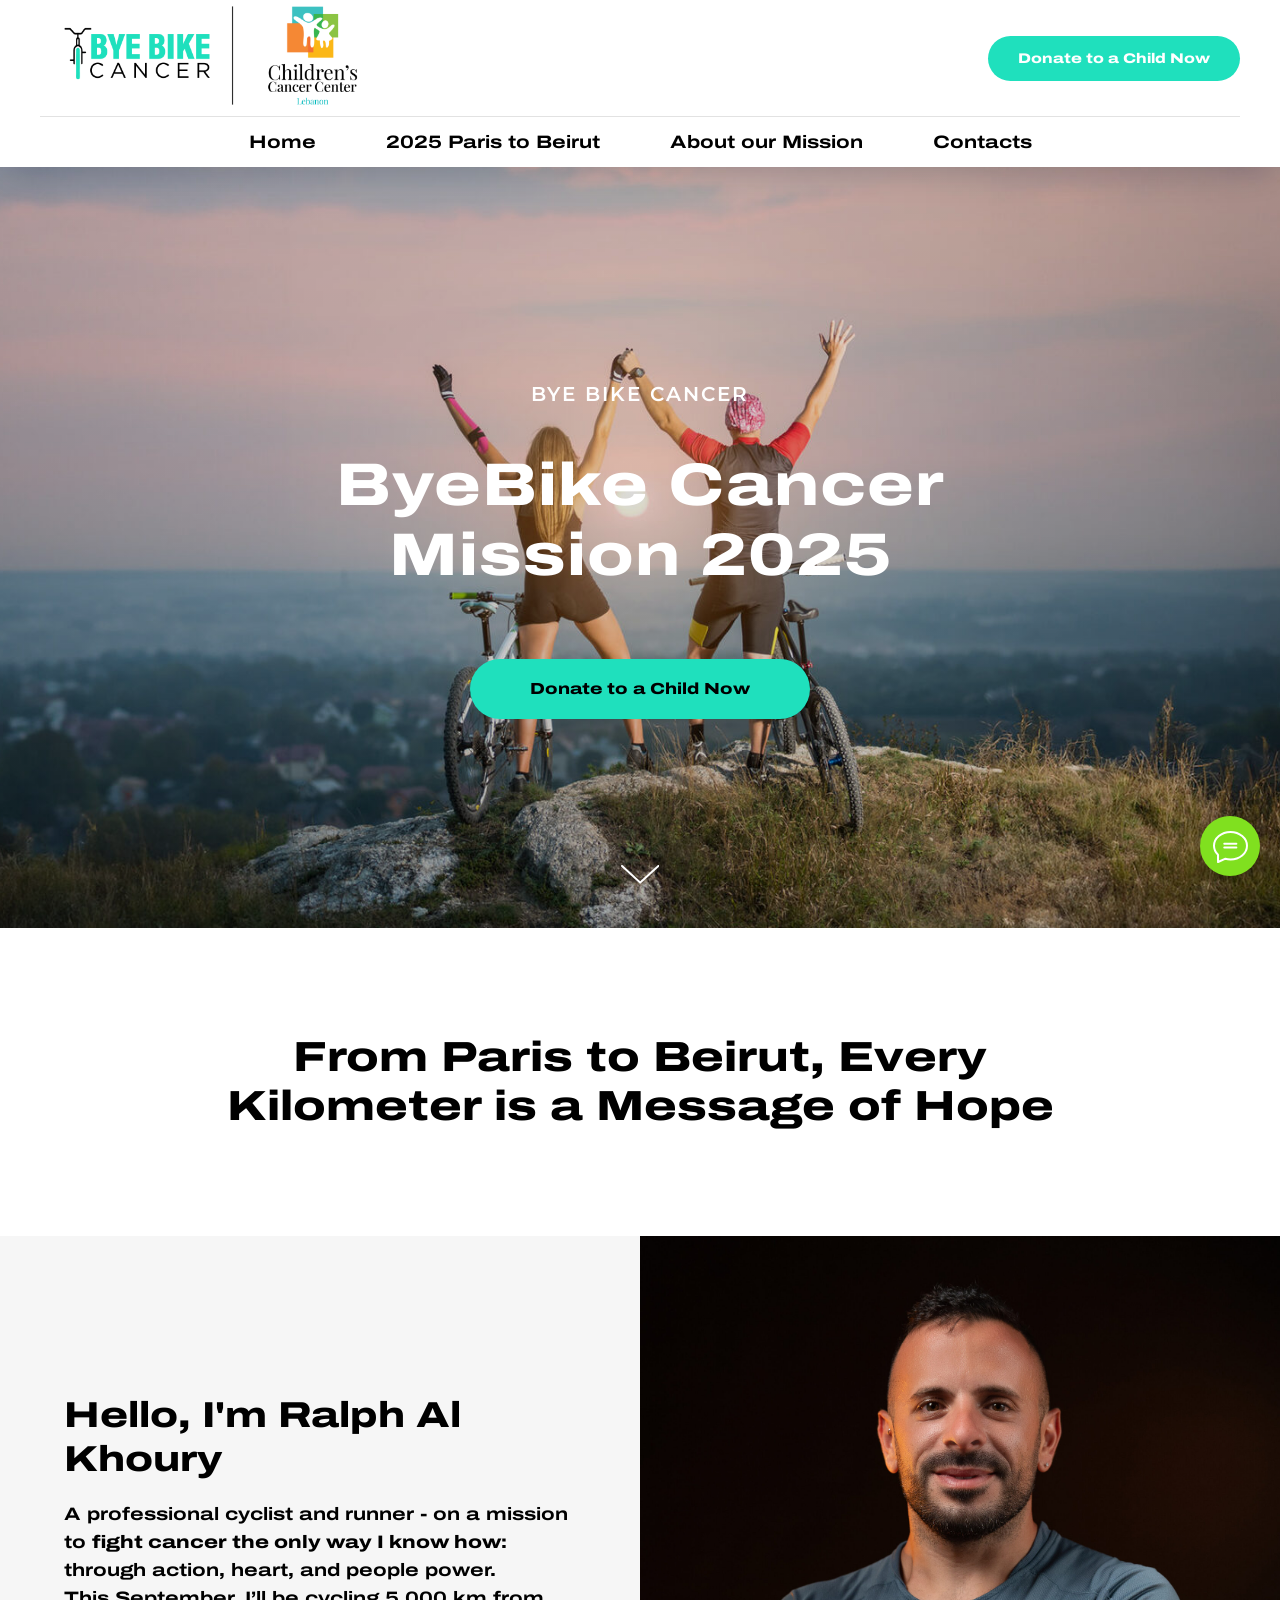
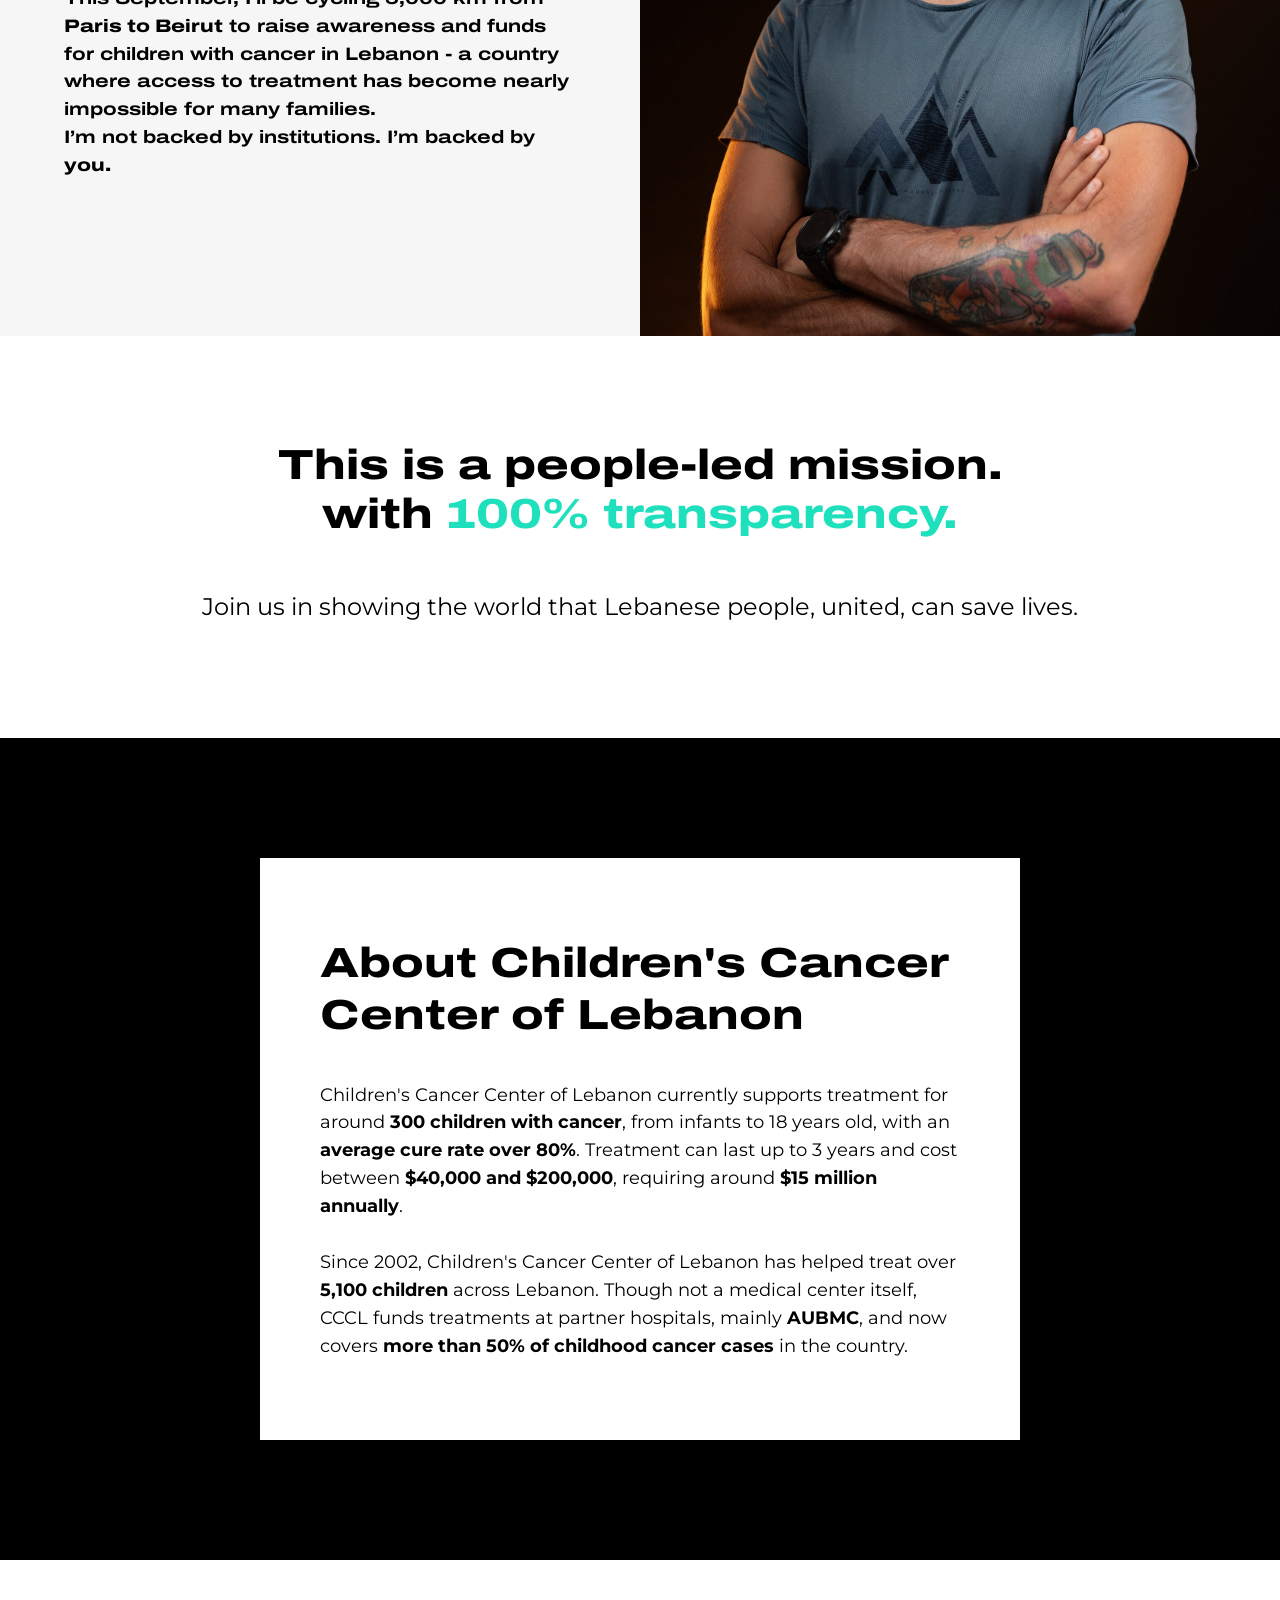
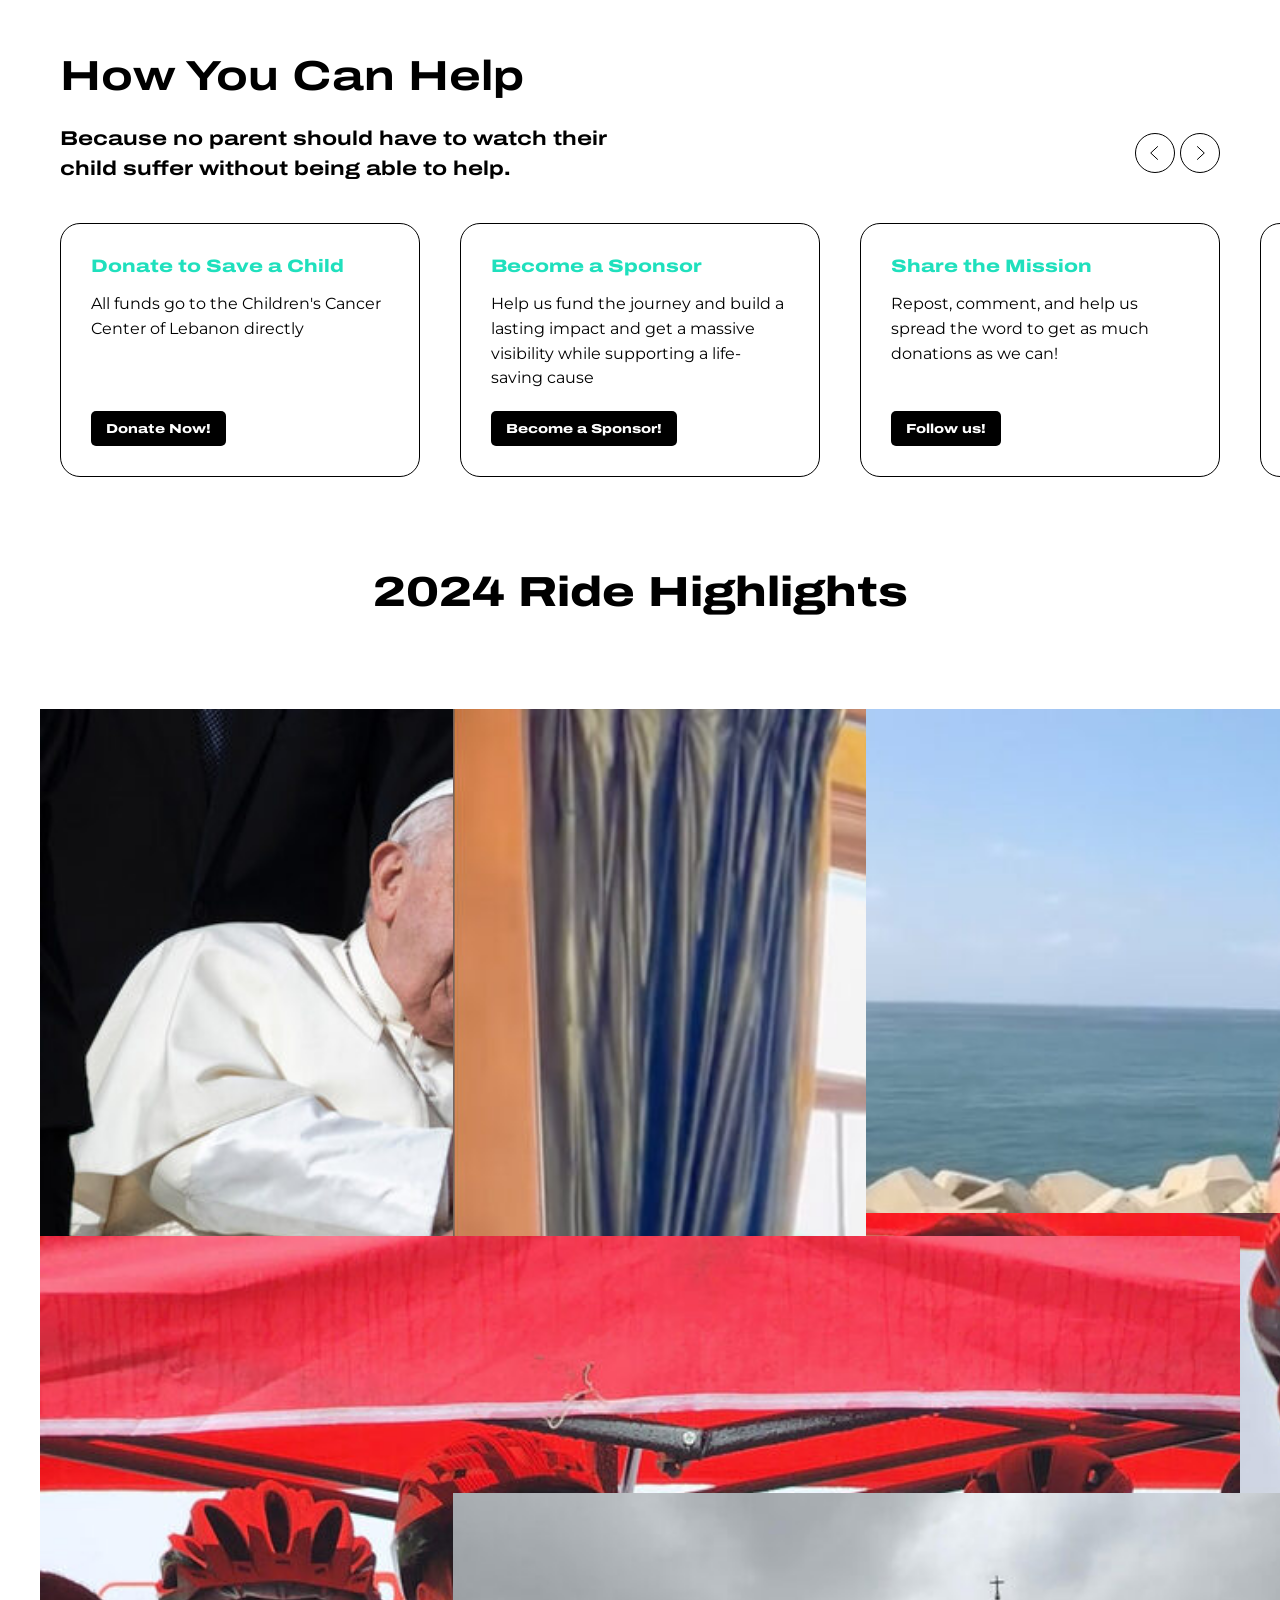
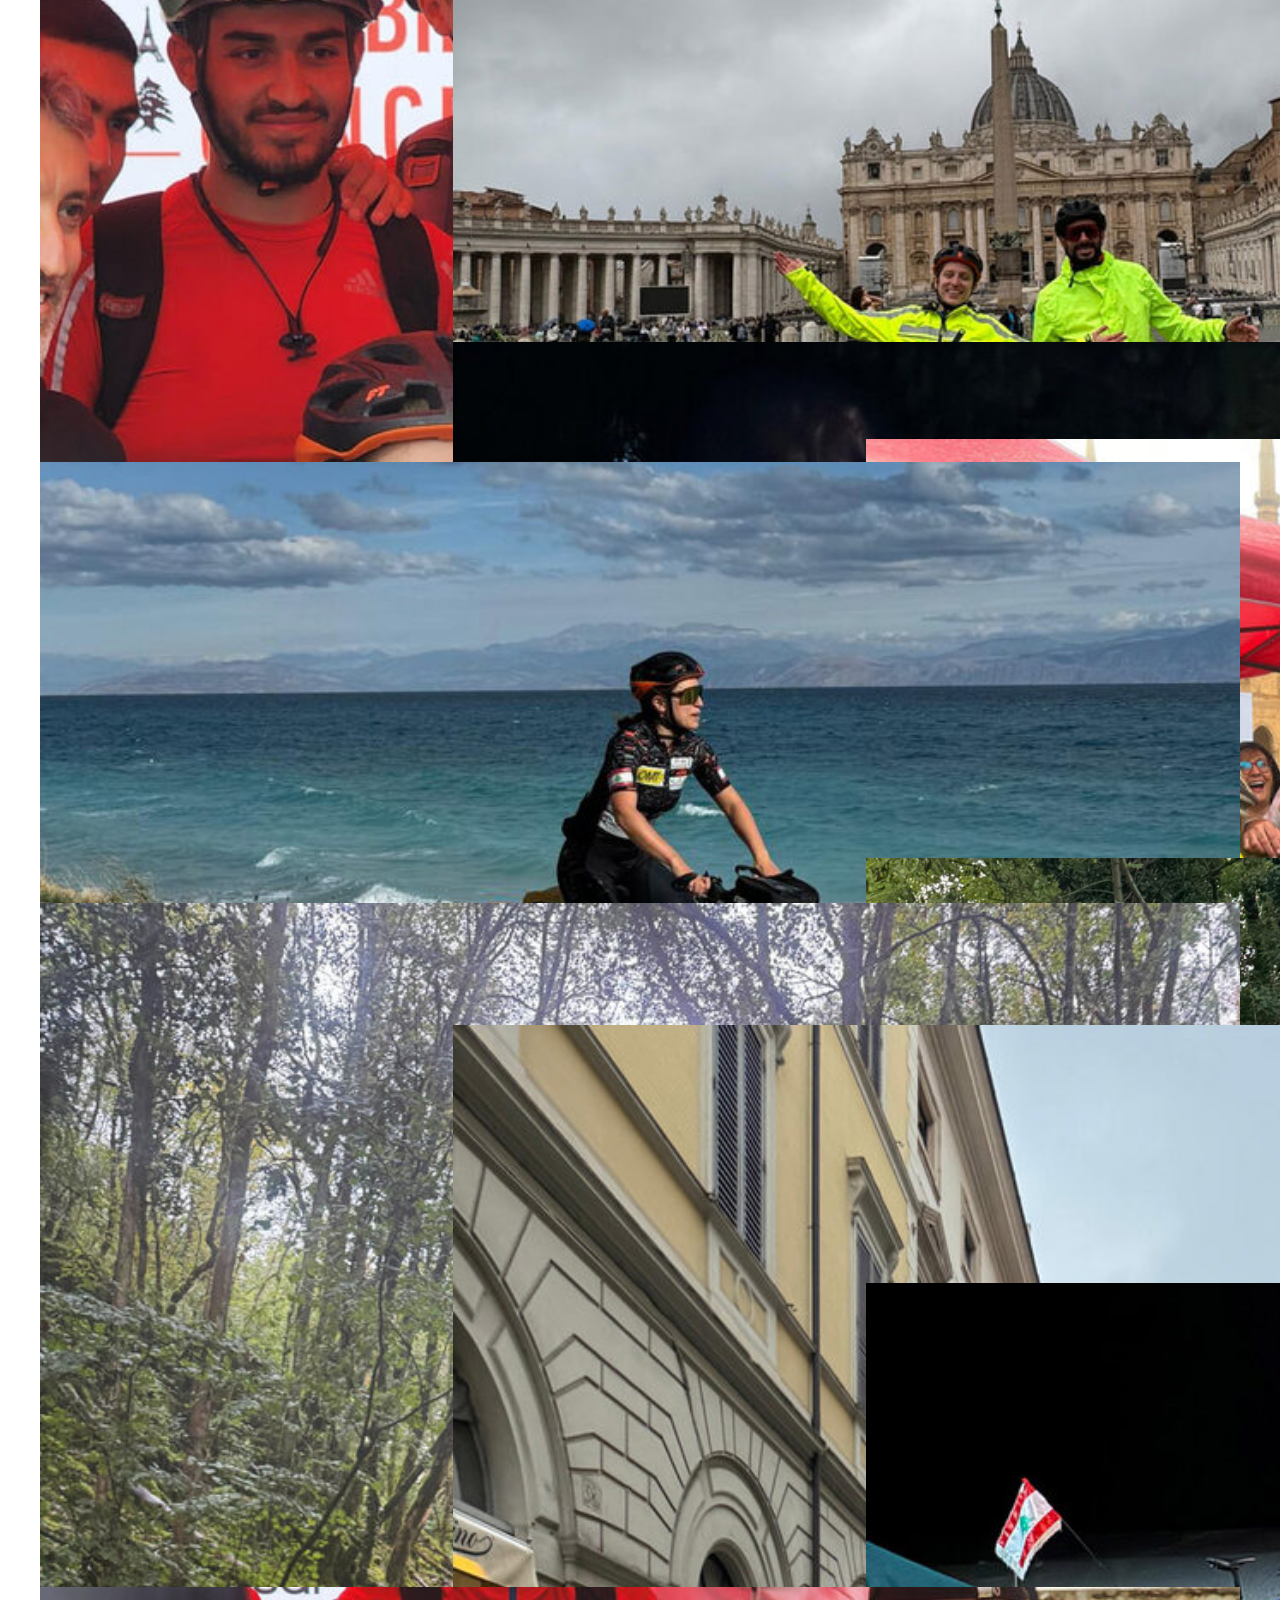
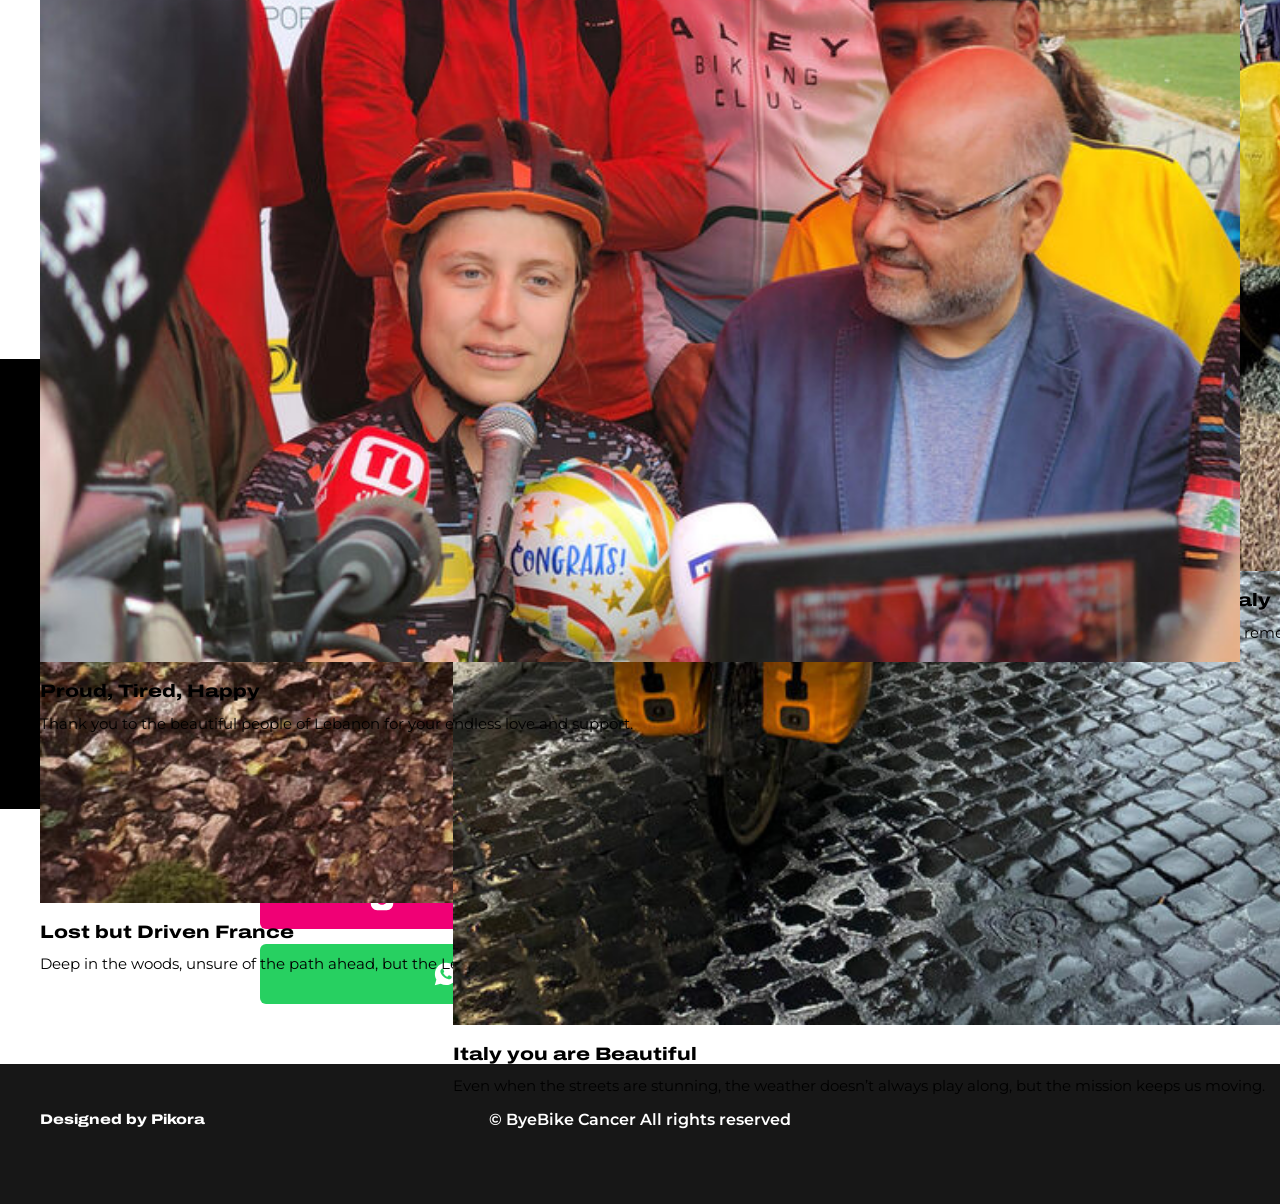
<file: index.html>
<!DOCTYPE html> <html lang="en"> <head> <meta charset="utf-8" /> <meta http-equiv="Content-Type" content="text/html; charset=utf-8" /> <meta name="viewport" content="width=device-width, initial-scale=1.0" /> <!--metatextblock--> <title>ByeBikeCancer | Home</title> <meta name="description" content="Welcome to Bye Bike Cancer — a mission-driven cycling journey covering 4,500 kilometers from France to Lebanon to raise funds and awareness for children with cancer. Every pedal stroke supports CCCL’s life-saving work. Follow our route, meet the heroes we ride for, and join us in making a difference." /> <meta property="og:url" content="https://byebikecancer.com/" /> <meta property="og:title" content="ByeBikeCancer | Home" /> <meta property="og:description" content="Welcome to Bye Bike Cancer — a mission-driven cycling journey covering 4,500 kilometers from France to Lebanon to raise funds and awareness for children with cancer. Every pedal stroke supports CCCL’s life-saving work. Follow our route, meet the heroes we ride for, and join us in making a difference." /> <meta property="og:type" content="website" /> <meta property="og:image" content="https://byebikecancer.com/images/tild3064-3663-4666-b839-393939346237__byebike-cancer-by-ra.jpg" /> <link rel="canonical" href="https://byebikecancer.com/"> <!--/metatextblock--> <meta name="format-detection" content="telephone=no" /> <meta http-equiv="x-dns-prefetch-control" content="on"> <link rel="dns-prefetch" href="https://ws.tildacdn.com">  <link rel="dns-prefetch" href="https://fonts.tildacdn.com"> <link rel="shortcut icon" href="images/tild3261-3633-4365-a162-386236326361__byebike-fav.jpg" type="image/x-icon" /> <!-- Assets --> <script src="https://neo.tildacdn.com/js/tilda-fallback-1.0.min.js" async charset="utf-8"></script> <link rel="stylesheet" href="css/tilda-grid-3.0.min.css" type="text/css" media="all" onerror="this.loaderr='y';"/> <link rel="stylesheet" href="css/tilda-blocks-page72447221.min.css?t=1769771667" type="text/css" media="all" onerror="this.loaderr='y';" /> <link rel="preconnect" href="https://fonts.gstatic.com"> <link href="https://fonts.googleapis.com/css2?family=Montserrat:wght@100..900&subset=latin,cyrillic" rel="stylesheet"> <link rel="stylesheet" href="css/tilda-animation-2.0.min.css" type="text/css" media="all" onerror="this.loaderr='y';" /> <link rel="stylesheet" href="css/tilda-cover-1.0.min.css" type="text/css" media="all" onerror="this.loaderr='y';" /> <link rel="stylesheet" href="css/tilda-slds-1.4.min.css" type="text/css" media="print" onload="this.media='all';" onerror="this.loaderr='y';" /> <noscript><link rel="stylesheet" href="css/tilda-slds-1.4.min.css" type="text/css" media="all" /></noscript> <link rel="stylesheet" href="css/tilda-forms-1.0.min.css" type="text/css" media="all" onerror="this.loaderr='y';" /> <link rel="stylesheet" href="css/tilda-cards-1.0.min.css" type="text/css" media="all" onerror="this.loaderr='y';" /> <link rel="preload" href="fonts/archivo-expanded-800.woff2" as="font" type="font/woff2" crossorigin> <link rel="stylesheet" href="css/fonts.css" type="text/css" media="all" /> <script type="text/javascript">TildaFonts=["90001","90002"];window.tildafontsswap="y";</script> <script type="text/javascript" src="js/tilda-fonts.min.js" charset="utf-8" onerror="this.loaderr='y';"></script> <script nomodule src="js/tilda-polyfill-1.0.min.js" charset="utf-8"></script> <script type="text/javascript">function t_onReady(func) {if(document.readyState!='loading') {func();} else {document.addEventListener('DOMContentLoaded',func);}}
function t_onFuncLoad(funcName,okFunc,time) {if(typeof window[funcName]==='function') {okFunc();} else {setTimeout(function() {t_onFuncLoad(funcName,okFunc,time);},(time||100));}}function t_throttle(fn,threshhold,scope) {return function() {fn.apply(scope||this,arguments);};}</script> <script src="js/tilda-scripts-3.0.min.js" charset="utf-8" defer onerror="this.loaderr='y';"></script> <script src="js/tilda-blocks-page72447221.min.js?t=1769771667" charset="utf-8" async onerror="this.loaderr='y';"></script> <script src="js/lazyload-1.3.min.export.js" charset="utf-8" async onerror="this.loaderr='y';"></script> <script src="js/tilda-animation-2.0.min.js" charset="utf-8" async onerror="this.loaderr='y';"></script> <script src="js/tilda-cover-1.0.min.js" charset="utf-8" async onerror="this.loaderr='y';"></script> <script src="js/tilda-slds-1.4.min.js" charset="utf-8" async onerror="this.loaderr='y';"></script> <script src="js/hammer.min.js" charset="utf-8" async onerror="this.loaderr='y';"></script> <script src="js/tilda-slider-1.0.min.js" charset="utf-8" async onerror="this.loaderr='y';"></script> <script src="js/masonry-imagesloaded.min.js" charset="utf-8" async onerror="this.loaderr='y';"></script> <script src="js/tilda-cards-1.0.min.js" charset="utf-8" async onerror="this.loaderr='y';"></script> <script src="js/tilda-menu-1.0.min.js" charset="utf-8" async onerror="this.loaderr='y';"></script> <script src="js/tilda-skiplink-1.0.min.js" charset="utf-8" async onerror="this.loaderr='y';"></script> <script src="js/tilda-events-1.0.min.js" charset="utf-8" async onerror="this.loaderr='y';"></script> <!-- nominify begin --><!-- Google Tag Manager --> <script>(function(w,d,s,l,i){w[l]=w[l]||[];w[l].push({'gtm.start':
new Date().getTime(),event:'gtm.js'});var f=d.getElementsByTagName(s)[0],
j=d.createElement(s),dl=l!='dataLayer'?'&l='+l:'';j.async=true;j.src=
'https://www.googletagmanager.com/gtm.js?id='+i+dl;f.parentNode.insertBefore(j,f);
})(window,document,'script','dataLayer','GTM-M7MP94B8');</script> <!-- End Google Tag Manager --><!-- nominify end --><script type="text/javascript">window.dataLayer=window.dataLayer||[];</script> <script type="text/javascript">(function() {if((/bot|google|yandex|baidu|bing|msn|duckduckbot|teoma|slurp|crawler|spider|robot|crawling|facebook/i.test(navigator.userAgent))===false&&typeof(sessionStorage)!='undefined'&&sessionStorage.getItem('visited')!=='y'&&document.visibilityState){var style=document.createElement('style');style.type='text/css';style.innerHTML='@media screen and (min-width: 980px) {.t-records {opacity: 0;}.t-records_animated {-webkit-transition: opacity ease-in-out .2s;-moz-transition: opacity ease-in-out .2s;-o-transition: opacity ease-in-out .2s;transition: opacity ease-in-out .2s;}.t-records.t-records_visible {opacity: 1;}}';document.getElementsByTagName('head')[0].appendChild(style);function t_setvisRecs(){var alr=document.querySelectorAll('.t-records');Array.prototype.forEach.call(alr,function(el) {el.classList.add("t-records_animated");});setTimeout(function() {Array.prototype.forEach.call(alr,function(el) {el.classList.add("t-records_visible");});sessionStorage.setItem("visited","y");},400);}
document.addEventListener('DOMContentLoaded',t_setvisRecs);}})();</script></head> <body class="t-body" style="margin:0;"> <!--allrecords--> <div id="allrecords" data-tilda-export="yes" class="t-records" data-hook="blocks-collection-content-node" data-tilda-project-id="13927579" data-tilda-page-id="72447221" data-tilda-formskey="f36ff591d635877b6b72a7b013927579" data-tilda-cookie="no" data-tilda-lazy="yes" data-tilda-root-zone="one" data-tilda-project-headcode="yes" data-tilda-project-country="LB"> <!--header--> <header id="t-header" class="t-records" data-hook="blocks-collection-content-node" data-tilda-project-id="13927579" data-tilda-page-id="72456773" data-tilda-page-alias="menu" data-tilda-formskey="f36ff591d635877b6b72a7b013927579" data-tilda-cookie="no" data-tilda-lazy="yes" data-tilda-root-zone="one" data-tilda-project-headcode="yes" data-tilda-project-country="LB"> <div id="rec1166727266" class="r t-rec" style=" " data-animationappear="off" data-record-type="967"> <!-- T967 --> <div id="nav1166727266marker"></div> <div class="tmenu-mobile"> <div class="tmenu-mobile__container"> <div class="tmenu-mobile__text t-name t-name_md" field="menu_mob_title">&nbsp;</div> <button type="button"
class="t-menuburger t-menuburger_first "
aria-label="Navigation menu"
aria-expanded="false"> <span style="background-color:#000;"></span> <span style="background-color:#000;"></span> <span style="background-color:#000;"></span> <span style="background-color:#000;"></span> </button> <script>function t_menuburger_init(recid) {var rec=document.querySelector('#rec' + recid);if(!rec) return;var burger=rec.querySelector('.t-menuburger');if(!burger) return;var isSecondStyle=burger.classList.contains('t-menuburger_second');if(isSecondStyle&&!window.isMobile&&!('ontouchend' in document)) {burger.addEventListener('mouseenter',function() {if(burger.classList.contains('t-menuburger-opened')) return;burger.classList.remove('t-menuburger-unhovered');burger.classList.add('t-menuburger-hovered');});burger.addEventListener('mouseleave',function() {if(burger.classList.contains('t-menuburger-opened')) return;burger.classList.remove('t-menuburger-hovered');burger.classList.add('t-menuburger-unhovered');setTimeout(function() {burger.classList.remove('t-menuburger-unhovered');},300);});}
burger.addEventListener('click',function() {if(!burger.closest('.tmenu-mobile')&&!burger.closest('.t450__burger_container')&&!burger.closest('.t466__container')&&!burger.closest('.t204__burger')&&!burger.closest('.t199__js__menu-toggler')) {burger.classList.toggle('t-menuburger-opened');burger.classList.remove('t-menuburger-unhovered');}});var menu=rec.querySelector('[data-menu="yes"]');if(!menu) return;var menuLinks=menu.querySelectorAll('.t-menu__link-item');var submenuClassList=['t978__menu-link_hook','t978__tm-link','t966__tm-link','t794__tm-link','t-menusub__target-link'];Array.prototype.forEach.call(menuLinks,function(link) {link.addEventListener('click',function() {var isSubmenuHook=submenuClassList.some(function(submenuClass) {return link.classList.contains(submenuClass);});if(isSubmenuHook) return;burger.classList.remove('t-menuburger-opened');});});menu.addEventListener('clickedAnchorInTooltipMenu',function() {burger.classList.remove('t-menuburger-opened');});}
t_onReady(function() {t_onFuncLoad('t_menuburger_init',function(){t_menuburger_init('1166727266');});});</script> <style>.t-menuburger{position:relative;flex-shrink:0;width:28px;height:20px;padding:0;border:none;background-color:transparent;outline:none;-webkit-transform:rotate(0deg);transform:rotate(0deg);transition:transform .5s ease-in-out;cursor:pointer;z-index:999;}.t-menuburger span{display:block;position:absolute;width:100%;opacity:1;left:0;-webkit-transform:rotate(0deg);transform:rotate(0deg);transition:.25s ease-in-out;height:3px;background-color:#000;}.t-menuburger span:nth-child(1){top:0px;}.t-menuburger span:nth-child(2),.t-menuburger span:nth-child(3){top:8px;}.t-menuburger span:nth-child(4){top:16px;}.t-menuburger__big{width:42px;height:32px;}.t-menuburger__big span{height:5px;}.t-menuburger__big span:nth-child(2),.t-menuburger__big span:nth-child(3){top:13px;}.t-menuburger__big span:nth-child(4){top:26px;}.t-menuburger__small{width:22px;height:14px;}.t-menuburger__small span{height:2px;}.t-menuburger__small span:nth-child(2),.t-menuburger__small span:nth-child(3){top:6px;}.t-menuburger__small span:nth-child(4){top:12px;}.t-menuburger-opened span:nth-child(1){top:8px;width:0%;left:50%;}.t-menuburger-opened span:nth-child(2){-webkit-transform:rotate(45deg);transform:rotate(45deg);}.t-menuburger-opened span:nth-child(3){-webkit-transform:rotate(-45deg);transform:rotate(-45deg);}.t-menuburger-opened span:nth-child(4){top:8px;width:0%;left:50%;}.t-menuburger-opened.t-menuburger__big span:nth-child(1){top:6px;}.t-menuburger-opened.t-menuburger__big span:nth-child(4){top:18px;}.t-menuburger-opened.t-menuburger__small span:nth-child(1),.t-menuburger-opened.t-menuburger__small span:nth-child(4){top:6px;}@media (hover),(min-width:0\0){.t-menuburger_first:hover span:nth-child(1){transform:translateY(1px);}.t-menuburger_first:hover span:nth-child(4){transform:translateY(-1px);}.t-menuburger_first.t-menuburger__big:hover span:nth-child(1){transform:translateY(3px);}.t-menuburger_first.t-menuburger__big:hover span:nth-child(4){transform:translateY(-3px);}}.t-menuburger_second span:nth-child(2),.t-menuburger_second span:nth-child(3){width:80%;left:20%;right:0;}@media (hover),(min-width:0\0){.t-menuburger_second.t-menuburger-hovered span:nth-child(2),.t-menuburger_second.t-menuburger-hovered span:nth-child(3){animation:t-menuburger-anim 0.3s ease-out normal forwards;}.t-menuburger_second.t-menuburger-unhovered span:nth-child(2),.t-menuburger_second.t-menuburger-unhovered span:nth-child(3){animation:t-menuburger-anim2 0.3s ease-out normal forwards;}}.t-menuburger_second.t-menuburger-opened span:nth-child(2),.t-menuburger_second.t-menuburger-opened span:nth-child(3){left:0;right:0;width:100%!important;}.t-menuburger_third span:nth-child(4){width:70%;left:unset;right:0;}@media (hover),(min-width:0\0){.t-menuburger_third:not(.t-menuburger-opened):hover span:nth-child(4){width:100%;}}.t-menuburger_third.t-menuburger-opened span:nth-child(4){width:0!important;right:50%;}.t-menuburger_fourth{height:12px;}.t-menuburger_fourth.t-menuburger__small{height:8px;}.t-menuburger_fourth.t-menuburger__big{height:18px;}.t-menuburger_fourth span:nth-child(2),.t-menuburger_fourth span:nth-child(3){top:4px;opacity:0;}.t-menuburger_fourth span:nth-child(4){top:8px;}.t-menuburger_fourth.t-menuburger__small span:nth-child(2),.t-menuburger_fourth.t-menuburger__small span:nth-child(3){top:3px;}.t-menuburger_fourth.t-menuburger__small span:nth-child(4){top:6px;}.t-menuburger_fourth.t-menuburger__small span:nth-child(2),.t-menuburger_fourth.t-menuburger__small span:nth-child(3){top:3px;}.t-menuburger_fourth.t-menuburger__small span:nth-child(4){top:6px;}.t-menuburger_fourth.t-menuburger__big span:nth-child(2),.t-menuburger_fourth.t-menuburger__big span:nth-child(3){top:6px;}.t-menuburger_fourth.t-menuburger__big span:nth-child(4){top:12px;}@media (hover),(min-width:0\0){.t-menuburger_fourth:not(.t-menuburger-opened):hover span:nth-child(1){transform:translateY(1px);}.t-menuburger_fourth:not(.t-menuburger-opened):hover span:nth-child(4){transform:translateY(-1px);}.t-menuburger_fourth.t-menuburger__big:not(.t-menuburger-opened):hover span:nth-child(1){transform:translateY(3px);}.t-menuburger_fourth.t-menuburger__big:not(.t-menuburger-opened):hover span:nth-child(4){transform:translateY(-3px);}}.t-menuburger_fourth.t-menuburger-opened span:nth-child(1),.t-menuburger_fourth.t-menuburger-opened span:nth-child(4){top:4px;}.t-menuburger_fourth.t-menuburger-opened span:nth-child(2),.t-menuburger_fourth.t-menuburger-opened span:nth-child(3){opacity:1;}@keyframes t-menuburger-anim{0%{width:80%;left:20%;right:0;}50%{width:100%;left:0;right:0;}100%{width:80%;left:0;right:20%;}}@keyframes t-menuburger-anim2{0%{width:80%;left:0;}50%{width:100%;right:0;left:0;}100%{width:80%;left:20%;right:0;}}</style> </div> </div> <style>.tmenu-mobile{background-color:#111;display:none;width:100%;top:0;z-index:990;}.tmenu-mobile_positionfixed{position:fixed;}.tmenu-mobile__text{color:#fff;}.tmenu-mobile__container{min-height:64px;padding:20px;position:relative;box-sizing:border-box;display:-webkit-flex;display:-ms-flexbox;display:flex;-webkit-align-items:center;-ms-flex-align:center;align-items:center;-webkit-justify-content:space-between;-ms-flex-pack:justify;justify-content:space-between;}.tmenu-mobile__list{display:block;}.tmenu-mobile__burgerlogo{display:inline-block;font-size:24px;font-weight:400;white-space:nowrap;vertical-align:middle;}.tmenu-mobile__imglogo{height:auto;display:block;max-width:300px!important;box-sizing:border-box;padding:0;margin:0 auto;}@media screen and (max-width:980px){.tmenu-mobile__menucontent_hidden{display:none;height:100%;}.tmenu-mobile{display:block;}}@media screen and (max-width:980px){#rec1166727266 .t-menuburger{-webkit-order:1;-ms-flex-order:1;order:1;}}</style> <div id="nav1166727266" class="t967 t967__positionabsolute tmenu-mobile__menucontent_hidden" style="background-color: rgba(255,255,255,1); " data-bgcolor-hex="#ffffff" data-bgcolor-rgba="rgba(255,255,255,1)" data-navmarker="nav1166727266marker" data-appearoffset="" data-bgopacity-two="100" data-menushadow="" data-menushadow-css="0px 15px 30px -10px rgba(0,11,48,0.2)" data-bgopacity="1" data-bgcolor-rgba-afterscroll="rgba(255,255,255,1)" data-menu-items-align="center" data-menu="yes"> <div class="t967__maincontainer "> <div class="t967__top" style="height:13vh;"> <div class="t967__logo"> <div style="display: block;"> <a href="./"> <img class="t967__imglogo t967__imglogomobile"
src="images/tild3062-6537-4130-b038-353565386162__00-logos.png"
imgfield="img"
style="max-width: 350px; width: 350px;"
alt=""> </a> </div> </div> <nav class="t967__listwrapper t967__mobilelist"> <ul role="list" class="t967__list"> <li class="t967__list-item"
style="padding:0 35px 0 0;"> <a class="t-menu__link-item"
href="./" data-menu-submenu-hook="" data-menu-item-number="1">
Home
</a> </li> <li class="t967__list-item"
style="padding:0 35px;"> <a class="t-menu__link-item"
href="ride2025/" data-menu-submenu-hook="" data-menu-item-number="2">
2025 Paris to Beirut
</a> </li> <li class="t967__list-item"
style="padding:0 35px;"> <a class="t-menu__link-item"
href="mission/" data-menu-submenu-hook="" data-menu-item-number="3">
About our Mission
</a> </li> <li class="t967__list-item"
style="padding:0 0 0 35px;"> <a class="t-menu__link-item"
href="contact/" data-menu-submenu-hook="" data-menu-item-number="4">
Contacts
</a> </li> </ul> </nav> <div class="t967__additionalwrapper"> <a
class="t-btn t-btnflex t-btnflex_type_button t-btnflex_sm t967__button"
href="https://fundahope.com/en/campaigns/byebike-cancer"
target="_blank"><span class="t-btnflex__text">Donate to a Child Now</span> <style>#rec1166727266 .t-btnflex.t-btnflex_type_button {color:#ffffff;background-color:#1fe0bd;--border-width:0px;border-style:none !important;border-radius:100px;box-shadow:none !important;transition-duration:0.2s;transition-property:background-color,color,border-color,box-shadow,opacity,transform,gap;transition-timing-function:ease-in-out;}</style></a> </div> </div> <div class="t967__bottom" style="height:50px;"> <div class="t967__middlelinewrapper"> <div class="t967__linewrapper"> <div
class="t-divider t967__horizontalline" data-divider-fieldset="color,bordersize,opacity"
style=" "></div> </div> </div> <div class="t967__bottomwrapper" style="height:50px;"> <nav class="t967__listwrapper t967__desktoplist"> <ul role="list" class="t967__list t-menu__list t967__menualign_center" style=""> <li class="t967__list-item"
style="padding:0 35px 0 0;"> <a class="t-menu__link-item"
href="./" data-menu-submenu-hook="" data-menu-item-number="1">
Home
</a> </li> <li class="t967__list-item"
style="padding:0 35px;"> <a class="t-menu__link-item"
href="ride2025/" data-menu-submenu-hook="" data-menu-item-number="2">
2025 Paris to Beirut
</a> </li> <li class="t967__list-item"
style="padding:0 35px;"> <a class="t-menu__link-item"
href="mission/" data-menu-submenu-hook="" data-menu-item-number="3">
About our Mission
</a> </li> <li class="t967__list-item"
style="padding:0 0 0 35px;"> <a class="t-menu__link-item"
href="contact/" data-menu-submenu-hook="" data-menu-item-number="4">
Contacts
</a> </li> </ul> </nav> </div> </div> </div> </div> <style>@media screen and (max-width:980px){#rec1166727266 .t967__leftcontainer{padding:20px;}}@media screen and (max-width:980px){#rec1166727266 .t967__imglogo{padding:20px 0;}}</style> <style>@media screen and (max-width:980px){#rec1166727266 .tmenu-mobile{background-color:#ffffff;}}</style> <script>t_onReady(function() {t_onFuncLoad('t_menu__highlightActiveLinks',function() {t_menu__highlightActiveLinks('.t967 .t-menu__link-item');});});t_onFuncLoad('t_menu__setBGcolor',function() {window.addEventListener('resize',t_throttle(function() {t_menu__setBGcolor('1166727266','.t967');}));});t_onReady(function() {t_onFuncLoad('t_menu__setBGcolor',function() {t_menu__setBGcolor('1166727266','.t967');});t_onFuncLoad('t_menu__interactFromKeyboard',function() {t_menu__interactFromKeyboard('1166727266');});});</script> <script>t_onReady(function() {var rec=document.querySelector('#rec1166727266');if(!rec) return;var wrapperBlock=rec.querySelector('.t967');if(!wrapperBlock) return;t_onFuncLoad('t_menu__createMobileMenu',function() {t_menu__createMobileMenu('1166727266','.t967');});});</script> <style>#rec1166727266 .t-menu__link-item{-webkit-transition:color 0.3s ease-in-out,opacity 0.3s ease-in-out;transition:color 0.3s ease-in-out,opacity 0.3s ease-in-out;}#rec1166727266 .t-menu__link-item.t-active:not(.t978__menu-link){color:#1fe0bd !important;}#rec1166727266 .t-menu__link-item:not(.t-active):not(.tooltipstered):hover{color:#1fe0bd !important;}#rec1166727266 .t-menu__link-item:not(.t-active):not(.tooltipstered):focus-visible{color:#1fe0bd !important;}@supports (overflow:-webkit-marquee) and (justify-content:inherit){#rec1166727266 .t-menu__link-item,#rec1166727266 .t-menu__link-item.t-active{opacity:1 !important;}}</style> <style> #rec1166727266 .t967__additional-descr{font-family:'Montserrat';}</style> <style>#rec1166727266 .t967 {box-shadow:0px 15px 30px -10px rgba(0,11,48,0.2);}</style> </div> <div id="rec1183327201" class="r t-rec" style=" " data-animationappear="off" data-record-type="825"> <!-- t825 --> <div class="t825"> <div class="t825__btn"
style="bottom:20px;right:20px;left:initial;"> <button type="button" class="t825__btn_wrapper t825__btn_animate" style="background:#80e01f;"> <div class="t825__animated-circle" style="border-color:#80e01f;"></div> <svg role="presentation" class="t825__icon" width="35" height="32" viewBox="0 0 35 32" fill="none" xmlns="http://www.w3.org/2000/svg"> <path stroke="#ffffff" stroke-width="2" stroke-miterlimit="10" stroke-linecap="round" stroke-linejoin="round" fill="none" d="M11.2667 12.6981H23.3667M11.2667 16.4717H23.3667M4.8104 23.5777C2.4311 21.1909 1 18.1215 1 14.7736C1 7.16679 8.38723 1 17.5 1C26.6128 1 34 7.16679 34 14.7736C34 22.3804 26.6128 28.5472 17.5 28.5472C15.6278 28.5472 13.8286 28.2868 12.1511 27.8072L12 27.7925L5.03333 31V23.8219L4.8104 23.5777Z" /> </svg> <svg role="presentation" class="t825__icon-close" width="16px" height="16px" viewBox="0 0 23 23" version="1.1" xmlns="http://www.w3.org/2000/svg" xmlns:xlink="http://www.w3.org/1999/xlink"> <g stroke="none" stroke-width="1" fill="#000" fill-rule="evenodd"> <rect transform="translate(11.313708, 11.313708) rotate(-45.000000) translate(-11.313708, -11.313708)" x="10.3137085" y="-3.6862915" width="2" height="30"></rect> <rect transform="translate(11.313708, 11.313708) rotate(-315.000000) translate(-11.313708, -11.313708)" x="10.3137085" y="-3.6862915" width="2" height="30"></rect> </g> </svg> </button> </div> <div class="t825__popup" data-track-popup="/tilda/popup/rec1183327201/opened"> <div class="t825__popup-container" style="bottom:95px;right:20px;left:initial;"> <div class="t825__mobile-top-panel"> <div class="t825__mobile-top-panel_wrapper"> <button type="button" class="t825__mobile-close"> <svg role="presentation" class="t825__mobile-icon-close" width="16" height="16" viewBox="0 0 23 23" xmlns="http://www.w3.org/2000/svg"> <g fill="#fff" fill-rule="evenodd"> <path d="M0 1.414 1.415 0l21.213 21.213-1.414 1.414z"/> <path d="m21.213 0 1.414 1.415L1.414 22.628 0 21.214z"/> </g> </svg> </button> </div> </div> <div class="t825__wrapper" style=""> <div class="t825__text-wrapper"> <div class="t825__title t-name t-name_xl">Contact us</div> </div> <div class="t825__messenger-wrapper"> <!-- new soclinks --> <div class="t825__messenger-block t825__messenger-block_single "><a href="https://wa.me/9613461106?text=WhatsApp" class="t825__messenger t825__whatsapp t-name t-name_lg" target="_blank" rel="nofollow noopener"><svg role="presentation" width="62" height="62" xmlns="http://www.w3.org/2000/svg"><g fill="#27D061" fill-rule="nonzero"><path d="M32.367 14.888c-8.275 0-15.004 6.726-15.007 14.993a14.956 14.956 0 0 0 2.294 7.98l.356.567-1.515 5.533 5.677-1.488.548.325a14.979 14.979 0 0 0 7.634 2.09h.006c8.268 0 14.997-6.727 15-14.995a14.9 14.9 0 0 0-4.389-10.608 14.898 14.898 0 0 0-10.604-4.397zm8.417 21.34c-.369 1.052-2.138 2.013-2.989 2.142-.763.116-1.728.164-2.789-.179a25.28 25.28 0 0 1-2.524-.949c-4.444-1.95-7.345-6.502-7.566-6.802-.222-.301-1.809-2.443-1.809-4.661 0-2.218 1.144-3.307 1.55-3.759.406-.451.886-.564 1.181-.564.295 0 .591.003.849.016.272.014.637-.105.996.773.37.903 1.255 3.12 1.366 3.346.11.225.185.488.037.79-.148.3-.222.488-.443.75-.222.264-.465.588-.664.79-.222.224-.453.469-.194.92.258.45 1.147 1.926 2.463 3.12 1.692 1.535 3.119 2.011 3.562 2.237.443.226.701.188.96-.113.258-.3 1.106-1.316 1.401-1.766.295-.45.59-.376.997-.226.406.15 2.583 1.24 3.026 1.466.443.226.738.338.849.526.11.188.11 1.09-.259 2.143z" /><path d="M31 0C13.88 0 0 13.88 0 31c0 17.12 13.88 31 31 31 17.12 0 31-13.88 31-31C62 13.88 48.12 0 31 0zm1.283 47.573h-.007c-3 0-5.948-.75-8.566-2.171l-9.502 2.48 2.543-9.243a17.735 17.735 0 0 1-2.392-8.918c.003-9.836 8.044-17.838 17.924-17.838 4.795.002 9.296 1.86 12.68 5.232 3.384 3.371 5.247 7.853 5.245 12.62-.004 9.836-8.046 17.838-17.925 17.838z" /></g></svg></a><div class="t825__messenger-descr t-descr t-descr_xs">WhatsApp</div></div> <!-- /new soclinks --> </div> </div> </div> </div> </div> <style>#rec1183327201 .t825__btn-text{background:#f6f6f6;}#rec1183327201 .t825__btn-text::after{border-left-color:#f6f6f6;border-right-color:transparent;}#rec1183327201 .t825__btn-text{color:#242424;}</style> <script>t_onReady(function() {t_onFuncLoad('t825_initPopup',function() {t825_initPopup('1183327201');});});</script> </div> </header> <!--/header--> <div id="rec1166984001" class="r t-rec" style=" " data-record-type="126"> <!-- T118 --> <div class="t118"> <div class="t-container"> <div class="t-col t-col_12 "> <div class="t-divider t118__line" style="background-color:#ffffff;opacity:0.2;"></div> </div> </div> </div> </div> <div id="rec1166349296" class="r t-rec t-rec_pt_90 t-screenmin-640px" style="padding-top:90px; " data-animationappear="off" data-record-type="206" data-screen-min="640px"> <!-- cover --> <div class="t-cover" id="recorddiv1166349296"bgimgfield="img"style="height:85vh;background-image:url('images/tild6361-3733-4662-b164-613261313838__-__resize__20x__sponsers-page-banner.jpg');"> <div class="t-cover__carrier" id="coverCarry1166349296"data-content-cover-id="1166349296"data-content-cover-bg="images/tild6361-3733-4662-b164-613261313838__sponsers-page-banner.jpg"data-display-changed="true"data-content-cover-height="85vh"data-content-cover-parallax=""data-content-use-image-for-mobile-cover=""style="height:85vh;background-attachment:scroll; "itemscope itemtype="http://schema.org/ImageObject"><meta itemprop="image" content="images/tild6361-3733-4662-b164-613261313838__sponsers-page-banner.jpg"></div> <div class="t-cover__filter" style="height:85vh;background-image: linear-gradient(to bottom, rgba(0,0,0,0.10), rgba(0,0,0,0.20));"></div> <div class="t-container"> <div class="t-col t-col_12"> <div class="t-cover__wrapper t-valign_middle" style="height:85vh; position: relative;z-index: 1;"> <div class="t183"> <div data-hook-content="covercontent"> <div class="t183__wrapper"> <div class="t183__content-wrapper"> <div class="t183__uptitle t-uptitle t-uptitle_xxl t-animate" data-animate-style="fadeinup" data-animate-group="yes" field="subtitle">bye bike cancer</div> <div class="t183__title t-title t-title_xl t-animate" data-animate-style="fadeinup" data-animate-group="yes" field="title">ByeBike Cancer<br />Mission 2025</div> <div class="t183__buttons"> <a
class="t-btn t-btnflex t-btnflex_type_button t-btnflex_md t-animate"
href="https://fundahope.com/en/campaigns/byebike-cancer"
target="_blank" data-animate-style="fadeinup" data-animate-group="yes" data-animate-order="1" data-btneffects-first="btneffects-ripple"><span class="t-btnflex__text">Donate to a Child Now</span> <style>#rec1166349296 .t-btnflex.t-btnflex_type_button {color:#000000;background-color:#1fe0bd;--border-width:0px;border-style:none !important;border-radius:50px;box-shadow:none !important;white-space:normal;transition-duration:0.2s;transition-property:background-color,color,border-color,box-shadow,opacity,transform,gap;transition-timing-function:ease-in-out;}@media (hover:hover) {#rec1166349296 .t-btnflex.t-btnflex_type_button:not(.t-animate_no-hover):hover {background-color:#ffffff !important;}#rec1166349296 .t-btnflex.t-btnflex_type_button:not(.t-animate_no-hover):focus-visible {background-color:#ffffff !important;}}</style></a> </div> </div> </div> </div> </div> </div> </div> </div> <!-- arrow --> <div class="t-cover__arrow"><div class="t-cover__arrow-wrapper t-cover__arrow-wrapper_animated"><div class="t-cover__arrow_mobile"><svg role="presentation" class="t-cover__arrow-svg" style="fill:#ffffff;" x="0px" y="0px" width="38.417px" height="18.592px" viewBox="0 0 38.417 18.592" style="enable-background:new 0 0 38.417 18.592;"><g><path d="M19.208,18.592c-0.241,0-0.483-0.087-0.673-0.261L0.327,1.74c-0.408-0.372-0.438-1.004-0.066-1.413c0.372-0.409,1.004-0.439,1.413-0.066L19.208,16.24L36.743,0.261c0.411-0.372,1.042-0.342,1.413,0.066c0.372,0.408,0.343,1.041-0.065,1.413L19.881,18.332C19.691,18.505,19.449,18.592,19.208,18.592z"/></g></svg></div></div></div> <!-- arrow --> </div> <style>#rec1166349296 .t-btn[data-btneffects-first],#rec1166349296 .t-btn[data-btneffects-second],#rec1166349296 .t-btn[data-btneffects-third],#rec1166349296 .t-btn[data-btneffects-block],#rec1166349296 .t-submit[data-btneffects-first],#rec1166349296 .t-submit[data-btneffects-second],#rec1166349296 .t-submit[data-btneffects-third],#rec1166349296 .t-submit[data-btneffects-block]{position:relative;overflow:hidden;isolation:isolate;}#rec1166349296 .t-btn[data-btneffects-first="btneffects-ripple"] .t-btn_effects,#rec1166349296 .t-submit[data-btneffects-first="btneffects-ripple"] .t-btn_effects{position:absolute;top:0;bottom:0;left:0;right:0;}#rec1166349296 .t-btn[data-btneffects-first="btneffects-ripple"] .t-btn_effects::after,#rec1166349296 .t-submit[data-btneffects-first="btneffects-ripple"] .t-btn_effects::after{content:'';position:absolute;height:350%;width:200%;top:0;left:-100%;background:rgba(255,255,255,0.8);border-radius:100%;-webkit-transform:scale(0);-ms-transform:scale(0);transform:scale(0);z-index:20;-webkit-animation-name:ripple;animation-name:ripple;-webkit-animation-duration:6s;animation-duration:6s;-webkit-animation-timing-function:linear;animation-timing-function:linear;-webkit-animation-iteration-count:infinite;animation-iteration-count:infinite;}#rec1166349296 .t-btn[data-btneffects-first="btneffects-ripple"] .t-btn_effects_md::after,#rec1166349296 .t-submit[data-btneffects-first="btneffects-ripple"] .t-btn_effects_md::after{left:-130%;}#rec1166349296 .t-btn[data-btneffects-first="btneffects-ripple"] .t-btn_effects_lg::after,#rec1166349296 .t-submit[data-btneffects-first="btneffects-ripple"] .t-btn_effects_lg::after{left:-150%;}@-webkit-keyframes ripple{20%{opacity:0;-webkit-transform:scale(2.5);transform:scale(2.5);}100%{opacity:0;-webkit-transform:scale(2.5);transform:scale(2.5);}}@keyframes ripple{20%{opacity:0;-webkit-transform:scale(2.5);transform:scale(2.5);}100%{opacity:0;-webkit-transform:scale(2.5);transform:scale(2.5);}}</style> <script>t_onReady(function() {window.setTimeout(function() {var rec=document.getElementById('rec1166349296');if(!rec) return;var firstButton=rec.querySelectorAll('.t-btn[data-btneffects-first], .t-submit[data-btneffects-first]');Array.prototype.forEach.call(firstButton,function(button) {var buttonEffect=button.querySelector('.t-btn_effects');if(!buttonEffect) {button.insertAdjacentHTML('beforeend','<div class="t-btn_effects"></div>');buttonEffect=button.querySelector('.t-btn_effects');};if(button.offsetWidth>260) {buttonEffect.classList.add('t-btn_effects_md');};if(button.offsetWidth>360) {buttonEffect.classList.remove('t-btn_effects_md');buttonEffect.classList.add('t-btn_effects_lg');}});},1000);});</script> <style> #rec1166349296 .t183__uptitle{font-family:'Montserrat';text-transform:uppercase;}@media screen and (min-width:900px){#rec1166349296 .t183__title{font-size:60px;}}</style> </div> <div id="rec1180518921" class="r t-rec t-rec_pt_0 t-screenmax-640px" style="padding-top:0px; " data-animationappear="off" data-record-type="206" data-screen-max="640px"> <!-- cover --> <div class="t-cover" id="recorddiv1180518921"bgimgfield="img"style="height:85vh;background-image:url('images/tild6361-3733-4662-b164-613261313838__-__resize__20x__sponsers-page-banner.jpg');"> <div class="t-cover__carrier" id="coverCarry1180518921"data-content-cover-id="1180518921"data-content-cover-bg="images/tild6361-3733-4662-b164-613261313838__sponsers-page-banner.jpg"data-display-changed="true"data-content-cover-height="85vh"data-content-cover-parallax=""data-content-use-image-for-mobile-cover=""style="height:85vh;background-attachment:scroll; "itemscope itemtype="http://schema.org/ImageObject"><meta itemprop="image" content="images/tild6361-3733-4662-b164-613261313838__sponsers-page-banner.jpg"></div> <div class="t-cover__filter" style="height:85vh;background-image: linear-gradient(to bottom, rgba(0,0,0,0.10), rgba(0,0,0,0.20));"></div> <div class="t-container"> <div class="t-col t-col_12"> <div class="t-cover__wrapper t-valign_middle" style="height:85vh; position: relative;z-index: 1;"> <div class="t183"> <div data-hook-content="covercontent"> <div class="t183__wrapper"> <div class="t183__content-wrapper"> <div class="t183__uptitle t-uptitle t-uptitle_xxl t-animate" data-animate-style="fadeinup" data-animate-group="yes" field="subtitle">bye bike cancer</div> <div class="t183__title t-title t-title_xl t-animate" data-animate-style="fadeinup" data-animate-group="yes" field="title">Bye Bike Cancer<br />Mission 2025</div> <div class="t183__buttons"> <a
class="t-btn t-btnflex t-btnflex_type_button t-btnflex_md t-animate"
href="https://fundahope.com/en/campaigns/byebike-cancer"
target="_blank" data-animate-style="fadeinup" data-animate-group="yes" data-animate-order="1" data-btneffects-first="btneffects-ripple"><span class="t-btnflex__text">Donate to a Child Now</span> <style>#rec1180518921 .t-btnflex.t-btnflex_type_button {color:#000000;background-color:#1fe0bd;--border-width:0px;border-style:none !important;border-radius:50px;box-shadow:none !important;white-space:normal;transition-duration:0.2s;transition-property:background-color,color,border-color,box-shadow,opacity,transform,gap;transition-timing-function:ease-in-out;}@media (hover:hover) {#rec1180518921 .t-btnflex.t-btnflex_type_button:not(.t-animate_no-hover):hover {background-color:#ffffff !important;}#rec1180518921 .t-btnflex.t-btnflex_type_button:not(.t-animate_no-hover):focus-visible {background-color:#ffffff !important;}}</style></a> </div> </div> </div> </div> </div> </div> </div> </div> <!-- arrow --> <div class="t-cover__arrow"><div class="t-cover__arrow-wrapper t-cover__arrow-wrapper_animated"><div class="t-cover__arrow_mobile"><svg role="presentation" class="t-cover__arrow-svg" style="fill:#ffffff;" x="0px" y="0px" width="38.417px" height="18.592px" viewBox="0 0 38.417 18.592" style="enable-background:new 0 0 38.417 18.592;"><g><path d="M19.208,18.592c-0.241,0-0.483-0.087-0.673-0.261L0.327,1.74c-0.408-0.372-0.438-1.004-0.066-1.413c0.372-0.409,1.004-0.439,1.413-0.066L19.208,16.24L36.743,0.261c0.411-0.372,1.042-0.342,1.413,0.066c0.372,0.408,0.343,1.041-0.065,1.413L19.881,18.332C19.691,18.505,19.449,18.592,19.208,18.592z"/></g></svg></div></div></div> <!-- arrow --> </div> <style>#rec1180518921 .t-btn[data-btneffects-first],#rec1180518921 .t-btn[data-btneffects-second],#rec1180518921 .t-btn[data-btneffects-third],#rec1180518921 .t-btn[data-btneffects-block],#rec1180518921 .t-submit[data-btneffects-first],#rec1180518921 .t-submit[data-btneffects-second],#rec1180518921 .t-submit[data-btneffects-third],#rec1180518921 .t-submit[data-btneffects-block]{position:relative;overflow:hidden;isolation:isolate;}#rec1180518921 .t-btn[data-btneffects-first="btneffects-ripple"] .t-btn_effects,#rec1180518921 .t-submit[data-btneffects-first="btneffects-ripple"] .t-btn_effects{position:absolute;top:0;bottom:0;left:0;right:0;}#rec1180518921 .t-btn[data-btneffects-first="btneffects-ripple"] .t-btn_effects::after,#rec1180518921 .t-submit[data-btneffects-first="btneffects-ripple"] .t-btn_effects::after{content:'';position:absolute;height:350%;width:200%;top:0;left:-100%;background:rgba(255,255,255,0.8);border-radius:100%;-webkit-transform:scale(0);-ms-transform:scale(0);transform:scale(0);z-index:20;-webkit-animation-name:ripple;animation-name:ripple;-webkit-animation-duration:6s;animation-duration:6s;-webkit-animation-timing-function:linear;animation-timing-function:linear;-webkit-animation-iteration-count:infinite;animation-iteration-count:infinite;}#rec1180518921 .t-btn[data-btneffects-first="btneffects-ripple"] .t-btn_effects_md::after,#rec1180518921 .t-submit[data-btneffects-first="btneffects-ripple"] .t-btn_effects_md::after{left:-130%;}#rec1180518921 .t-btn[data-btneffects-first="btneffects-ripple"] .t-btn_effects_lg::after,#rec1180518921 .t-submit[data-btneffects-first="btneffects-ripple"] .t-btn_effects_lg::after{left:-150%;}@-webkit-keyframes ripple{20%{opacity:0;-webkit-transform:scale(2.5);transform:scale(2.5);}100%{opacity:0;-webkit-transform:scale(2.5);transform:scale(2.5);}}@keyframes ripple{20%{opacity:0;-webkit-transform:scale(2.5);transform:scale(2.5);}100%{opacity:0;-webkit-transform:scale(2.5);transform:scale(2.5);}}</style> <script>t_onReady(function() {window.setTimeout(function() {var rec=document.getElementById('rec1180518921');if(!rec) return;var firstButton=rec.querySelectorAll('.t-btn[data-btneffects-first], .t-submit[data-btneffects-first]');Array.prototype.forEach.call(firstButton,function(button) {var buttonEffect=button.querySelector('.t-btn_effects');if(!buttonEffect) {button.insertAdjacentHTML('beforeend','<div class="t-btn_effects"></div>');buttonEffect=button.querySelector('.t-btn_effects');};if(button.offsetWidth>260) {buttonEffect.classList.add('t-btn_effects_md');};if(button.offsetWidth>360) {buttonEffect.classList.remove('t-btn_effects_md');buttonEffect.classList.add('t-btn_effects_lg');}});},1000);});</script> <style> #rec1180518921 .t183__uptitle{font-family:'Montserrat';text-transform:uppercase;}@media screen and (min-width:900px){#rec1180518921 .t183__title{font-size:60px;}}</style> </div> <div id="rec1166414011" class="r t-rec t-rec_pt_105 t-rec_pb_105" style="padding-top:105px;padding-bottom:105px; " data-record-type="60"> <!-- T050 --> <div class="t050"> <div class="t-container t-align_center"> <div class="t-col t-col_10 t-prefix_1"> <div class="t050__title t-title t-title_xxl t-animate" data-animate-style="fadeinright" data-animate-group="yes" field="title">From Paris to Beirut, Every Kilometer is a Message of Hope</div> </div> </div> </div> <style> #rec1166414011 .t050__uptitle{text-transform:uppercase;}@media screen and (min-width:900px){#rec1166414011 .t050__title{font-size:42px;}}</style> </div> <div id="rec1541502281" class="r t-rec" style=" " data-animationappear="off" data-record-type="492"> <!-- T492 --> <div class="t492" itemscope itemtype="http://schema.org/ImageObject"> <meta itemprop="image" content="images/tild3863-3764-4435-b866-666433623238__ralph-al-khoury.jpg"> <div class="t492__blockimgmobile t492__blockimgmobile_padding-0" style="display:none;background-color:#f6f6f6;"> <img src="images/tild3863-3764-4435-b866-666433623238__-__empty__ralph-al-khoury.jpg" data-original="images/tild3863-3764-4435-b866-666433623238__ralph-al-khoury.jpg"
class="t492__imgmobile t-img"
alt=""> </div> <table class="t492__blocktable" style="background-color:#f6f6f6;" data-height-correct-vh="yes"> <tr> <td class="t492__blocktext"> <div class="t492__textwrapper"> <div class="t-title t-title_xxs t-animate" data-animate-style="fadeinup" data-animate-group="yes" data-animate-order="1" field="title">Hello, I'm <strong>Ralph Al Khoury</strong></div> <div class="t-descr t-descr_md t-animate" data-animate-style="fadeinup" data-animate-group="yes" data-animate-order="2" data-animate-delay="0.3" field="descr">A professional cyclist and runner - on a mission to <strong>fight cancer the only way I know how</strong>: through action, heart, and people power.<br />This September, I’ll be cycling 5,000 km from<strong> Paris to Beirut</strong> to raise awareness and funds for children with cancer in Lebanon - a country where access to treatment has become nearly impossible for many families.<br />I’m not backed by institutions. I’m backed by<strong> you.</strong></div> </div> </td> <td class="t492__blockimg t-bgimg" data-original="images/tild3863-3764-4435-b866-666433623238__ralph-al-khoury.jpg"
bgimgfield="img"
style="background-image:url('images/tild3863-3764-4435-b866-666433623238__-__resizeb__20x__ralph-al-khoury.jpg');" data-lazy-rule="comm:resize,round:100"></td> </tr> </table> </div> <style>#rec1541502281 .t-title,#rec1541502281 .t-descr{color:;}</style> </div> <div id="rec1166439321" class="r t-rec t-rec_pt_105 t-rec_pb_105" style="padding-top:105px;padding-bottom:105px; " data-record-type="60"> <!-- T050 --> <div class="t050"> <div class="t-container t-align_center"> <div class="t-col t-col_12 "> <div class="t050__title t-title t-title_xxl t-animate" data-animate-style="fadeinright" data-animate-group="yes" field="title"><strong>This is a people-led mission. </strong><br /><strong>with </strong><strong style="color: rgb(31, 224, 189);">100% transparency.</strong></div> <div class="t050__descr t-descr t-descr_xxl" field="descr">Join us in showing the world that Lebanese people, united, can save lives.</div> </div> </div> </div> <style> #rec1166439321 .t050__uptitle{text-transform:uppercase;}@media screen and (min-width:900px){#rec1166439321 .t050__title{font-size:42px;}}#rec1166439321 .t050__descr{font-family:'Montserrat';}</style> </div> <div id="rec1166684351" class="r t-rec" style=" " data-animationappear="off" data-record-type="232"> <!-- cover --> <div class="t-cover" id="recorddiv1166684351"bgimgfield="img"style="height:90vh;background-image:url('images/tild6137-3736-4261-a262-393965323963__-__resize__20x__byebike-cancer.jpg');"> <div class="t-cover__carrier" id="coverCarry1166684351"data-content-cover-id="1166684351"data-content-cover-bg="images/tild6137-3736-4261-a262-393965323963__byebike-cancer.jpg"data-display-changed="true"data-content-cover-height="90vh"data-content-cover-parallax="fixed"data-content-use-image-for-mobile-cover=""style="height:90vh; "itemscope itemtype="http://schema.org/ImageObject"><meta itemprop="image" content="images/tild6137-3736-4261-a262-393965323963__byebike-cancer.jpg"></div> <div class="t-cover__filter" style="height:90vh;background-image: linear-gradient(to bottom, rgba(0,0,0,0.60), rgba(0,0,0,0.70));"></div> <div class="t203"> <div class="t-container"> <div class="t-col t-col_8 t-prefix_2"> <div class="t-cover__wrapper t-valign_middle" style="height:90vh;"> <div data-hook-content="covercontent"> <div class="t203__wrapper"> <div class="t203__textwrapper"> <div class="t203__title t-title t-title_xs" field="title">About Children's Cancer Center of Lebanon</div> <div class="t203__text t-text t-text_md" field="text">Children's Cancer Center of Lebanon currently supports treatment for around <strong>300 children with cancer</strong>, from infants to 18 years old, with an <strong>average cure rate over 80%</strong>. Treatment can last up to 3 years and cost between <strong>$40,000 and $200,000</strong>, requiring around <strong>$15 million annually</strong>.<br /><br />Since 2002, Children's Cancer Center of Lebanon has helped treat over <strong>5,100 children</strong> across Lebanon. Though not a medical center itself, CCCL funds treatments at partner hospitals, mainly <strong>AUBMC</strong>, and now covers <strong>more than 50% of childhood cancer cases</strong> in the country.</div> </div> </div> </div> </div> </div> </div> </div> </div> <style> @media screen and (min-width:900px){#rec1166684351 .t203__title{font-size:42px;}}</style> </div> <div id="rec1166463191" class="r t-rec t-rec_pt_90 t-rec_pb_90" style="padding-top:90px;padding-bottom:90px; " data-animationappear="off" data-record-type="1196"> <!-- T1196 --> <div class="t1196"> <div class="t1196__container_flex t-container t-container_flex "> <div class="t-col t-col_10 t1196__col"> <div class="t-section__container t-container t-container_flex"> <div class="t-col t-col_12 "> <div
class="t-section__title t-title t-title_xs t-align_left t-animate" data-animate-style="fadeinup" data-animate-group="yes"
field="btitle">
How You Can Help
</div> <div
class="t-section__descr t-descr t-descr_xl t-align_left t-animate" data-animate-style="fadeinup" data-animate-group="yes"
field="bdescr">
Because no parent should have to watch their child suffer without being able to help.
</div> </div> </div> <style>.t-section__descr {max-width:560px;}#rec1166463191 .t-section__title {margin-bottom:20px;}#rec1166463191 .t-section__descr {margin-bottom:40px;}@media screen and (max-width:960px) {#rec1166463191 .t-section__title {margin-bottom:20px;}#rec1166463191 .t-section__descr {margin-bottom:30px;}}</style> </div> <div class="t-col t-col_2"> <div class="t-align_right"> <div class="t1196__controls"> <button
class="t-btn t1196__control t1196__control_left t1196__control_md"
style="border-radius:50px;background-color:transparent;border:1px solid #000000;"
type="button"
aria-controls="carousel_1166463191"
aria-label="Previous slide"> <svg viewBox="0 0 40 40" fill="none" xmlns="http://www.w3.org/2000/svg" preserveAspectRatio="xMidYMid meet" role="presentation"> <path
d="M23 13L15.5 20L23 27"
stroke="#000000"
stroke-width="1px"
vector-effect="non-scaling-stroke"
/> </svg> </button> <button
class="t-btn t1196__control t1196__control_right t1196__control_md"
style="border-radius:50px;background-color:transparent;border:1px solid #000000;"
type="button"
aria-controls="carousel_1166463191"
aria-label="Next slide"> <svg viewBox="0 0 40 40" fill="none" xmlns="http://www.w3.org/2000/svg" preserveAspectRatio="xMidYMid meet" role="presentation"> <path
d="M23 13L15.5 20L23 27"
stroke="#000000"
stroke-width="1px"
vector-effect="non-scaling-stroke"
/> </svg> </button> </div> </div> </div> <div class="t1196__scroll-icon-wrapper" style="mix-blend-mode: multiply;"> <svg role="presentation" xmlns="http://www.w3.org/2000/svg" viewBox="0 0 320 300" height="42" width="42"> <rect class="tooltip-horizontal-scroll-icon_card" x="480" width="200" height="200" rx="5" fill="rgba(190,190,190,0.3)"></rect> <rect class="tooltip-horizontal-scroll-icon_card" y="0" width="200" height="200" rx="5" fill="rgba(190,190,190,0.3)"></rect> <rect class="tooltip-horizontal-scroll-icon_card" x="240" width="200" height="200" rx="5" fill="rgba(190,190,190,0.3)"></rect> <path class="tooltip-horizontal-scroll-icon_hand" d="M78.9579 285.7C78.9579 285.7 37.8579 212.5 20.5579 180.8C-2.44209 138.6 -6.2422 120.8 9.6579 112C19.5579 106.5 33.2579 108.8 41.6579 123.4L61.2579 154.6V32.3C61.2579 32.3 60.0579 0 83.0579 0C107.558 0 105.458 32.3 105.458 32.3V91.7C105.458 91.7 118.358 82.4 133.458 86.6C141.158 88.7 150.158 92.4 154.958 104.6C154.958 104.6 185.658 89.7 200.958 121.4C200.958 121.4 236.358 114.4 236.358 151.1C236.358 187.8 192.158 285.7 192.158 285.7H78.9579Z" fill="rgba(190,190,190,1)"></path> <style>.tooltip-horizontal-scroll-icon_hand{animation:tooltip-horizontal-scroll-icon_anim-scroll-hand 2s infinite}.tooltip-horizontal-scroll-icon_card{animation:tooltip-horizontal-scroll-icon_anim-scroll-card 2s infinite}@keyframes tooltip-horizontal-scroll-icon_anim-scroll-hand{0%{transform:translateX(80px) scale(1);opacity:0}10%{transform:translateX(80px) scale(1);opacity:1}20%,60%{transform:translateX(175px) scale(.6);opacity:1}80%{transform:translateX(5px) scale(.6);opacity:1}to{transform:translateX(5px) scale(.6);opacity:0}}@keyframes tooltip-horizontal-scroll-icon_anim-scroll-card{0%,60%{transform:translateX(0)}80%,to{transform:translateX(-240px)}}</style> </svg> </div> </div> <div class="t1196__items"> <div
class="t1196__slider t1196__slider_width_12"
id="carousel_1166463191"
aria-live="polite"> <div class="t1196__item t1196__item_top t-animate t1196__item_has_bg"
role="group"
aria-roledescription="slide"
aria-label="1 of 4"
aria-current="true" data-animate-style="fadeinup" data-animate-chain="yes"> <div class="t1196__content"> <div class="t1196__content-inner"> <style> #rec1166463191 .t-card__title{color:#1fe0bd;}#rec1166463191 .t-card__descr{font-size:16px;font-family:'Montserrat';}</style> <div class="t-card__title t-name t-name_md" field="li_title__5411642303410" data-redactor-nohref="yes"> <strong>Donate to Save a Child</strong> </div> <div class="t-card__descr t-descr t-descr_xs" field="li_descr__5411642303410" data-redactor-nohref="yes">
All funds go to the Children's Cancer Center of Lebanon directly
</div> <div class="t-card__btn-wrapper"> <a
class="t-btn t-btnflex t-btnflex_type_button t-btnflex_xs t-card__btn"
href="https://fundahope.com/en/campaigns/byebike-cancer" data-lid="5411642303410"><span class="t-btnflex__text">Donate Now!</span> <style>#rec1166463191 .t-btnflex.t-btnflex_type_button {color:#ffffff;background-color:#000000;--border-width:0px;border-style:none !important;border-radius:5px;box-shadow:none !important;transition-duration:0.2s;transition-property:background-color,color,border-color,box-shadow,opacity,transform,gap;transition-timing-function:ease-in-out;}@media (hover:hover) {#rec1166463191 .t-btnflex.t-btnflex_type_button:not(.t-animate_no-hover):hover {color:#000000 !important;background-color:#1fe0bd !important;}#rec1166463191 .t-btnflex.t-btnflex_type_button:not(.t-animate_no-hover):focus-visible {color:#000000 !important;background-color:#1fe0bd !important;}}</style></a> </div> </div> </div> </div> <div class="t1196__item t1196__item_top t-animate t1196__item_has_bg"
role="group"
aria-roledescription="slide"
aria-label="2 of 4"
aria-current="false" data-animate-style="fadeinup" data-animate-chain="yes"> <div class="t1196__content"> <div class="t1196__content-inner"> <style> #rec1166463191 .t-card__title{color:#1fe0bd;}#rec1166463191 .t-card__descr{font-size:16px;font-family:'Montserrat';}</style> <div class="t-card__title t-name t-name_md" field="li_title__5411642303412" data-redactor-nohref="yes">
Become a Sponsor
</div> <div class="t-card__descr t-descr t-descr_xs" field="li_descr__5411642303412" data-redactor-nohref="yes">
Help us fund the journey and build a lasting impact and get a massive visibility while supporting a life-saving cause
</div> <div class="t-card__btn-wrapper"> <a
class="t-btn t-btnflex t-btnflex_type_button t-btnflex_xs t-card__btn"
href="sponsors/" data-lid="5411642303412"><span class="t-btnflex__text">Become a Sponsor!</span> <style>#rec1166463191 .t-btnflex.t-btnflex_type_button {color:#ffffff;background-color:#000000;--border-width:0px;border-style:none !important;border-radius:5px;box-shadow:none !important;transition-duration:0.2s;transition-property:background-color,color,border-color,box-shadow,opacity,transform,gap;transition-timing-function:ease-in-out;}@media (hover:hover) {#rec1166463191 .t-btnflex.t-btnflex_type_button:not(.t-animate_no-hover):hover {color:#000000 !important;background-color:#1fe0bd !important;}#rec1166463191 .t-btnflex.t-btnflex_type_button:not(.t-animate_no-hover):focus-visible {color:#000000 !important;background-color:#1fe0bd !important;}}</style></a> </div> </div> </div> </div> <div class="t1196__item t1196__item_top t-animate t1196__item_has_bg"
role="group"
aria-roledescription="slide"
aria-label="3 of 4"
aria-current="false" data-animate-style="fadeinup" data-animate-chain="yes"> <div class="t1196__content"> <div class="t1196__content-inner"> <style> #rec1166463191 .t-card__title{color:#1fe0bd;}#rec1166463191 .t-card__descr{font-size:16px;font-family:'Montserrat';}</style> <div class="t-card__title t-name t-name_md" field="li_title__5411642303413" data-redactor-nohref="yes">
Share the Mission
</div> <div class="t-card__descr t-descr t-descr_xs" field="li_descr__5411642303413" data-redactor-nohref="yes">
Repost, comment, and help us spread the word to get as much donations as we can!
</div> <div class="t-card__btn-wrapper"> <a
class="t-btn t-btnflex t-btnflex_type_button t-btnflex_xs t-card__btn"
href="https://www.instagram.com/byebikecancer/"
target="_blank" data-lid="5411642303413"><span class="t-btnflex__text">Follow us!</span> <style>#rec1166463191 .t-btnflex.t-btnflex_type_button {color:#ffffff;background-color:#000000;--border-width:0px;border-style:none !important;border-radius:5px;box-shadow:none !important;transition-duration:0.2s;transition-property:background-color,color,border-color,box-shadow,opacity,transform,gap;transition-timing-function:ease-in-out;}@media (hover:hover) {#rec1166463191 .t-btnflex.t-btnflex_type_button:not(.t-animate_no-hover):hover {color:#000000 !important;background-color:#1fe0bd !important;}#rec1166463191 .t-btnflex.t-btnflex_type_button:not(.t-animate_no-hover):focus-visible {color:#000000 !important;background-color:#1fe0bd !important;}}</style></a> </div> </div> </div> </div> <div class="t1196__item t1196__item_top t-animate t1196__item_has_bg"
role="group"
aria-roledescription="slide"
aria-label="4 of 4"
aria-current="false" data-animate-style="fadeinup" data-animate-chain="yes"> <div class="t1196__content"> <div class="t1196__content-inner"> <style> #rec1166463191 .t-card__title{color:#1fe0bd;}#rec1166463191 .t-card__descr{font-size:16px;font-family:'Montserrat';}</style> <div class="t-card__title t-name t-name_md" field="li_title__5411642303411" data-redactor-nohref="yes"> <strong>Support the Ride</strong> </div> <div class="t-card__descr t-descr t-descr_xs" field="li_descr__5411642303411" data-redactor-nohref="yes">
Help us fund not only this journey but also our mission to support all cancer patients in Lebanon
</div> <div class="t-card__btn-wrapper"> <a
class="t-btn t-btnflex t-btnflex_type_button t-btnflex_xs t-card__btn"
href="mission/" data-lid="5411642303411"><span class="t-btnflex__text">Support Our Mission!</span> <style>#rec1166463191 .t-btnflex.t-btnflex_type_button {color:#ffffff;background-color:#000000;--border-width:0px;border-style:none !important;border-radius:5px;box-shadow:none !important;transition-duration:0.2s;transition-property:background-color,color,border-color,box-shadow,opacity,transform,gap;transition-timing-function:ease-in-out;}@media (hover:hover) {#rec1166463191 .t-btnflex.t-btnflex_type_button:not(.t-animate_no-hover):hover {color:#000000 !important;background-color:#1fe0bd !important;}#rec1166463191 .t-btnflex.t-btnflex_type_button:not(.t-animate_no-hover):focus-visible {color:#000000 !important;background-color:#1fe0bd !important;}}</style></a> </div> </div> </div> </div> </div> </div> </div> <style>#rec1166463191 .t1196__slider {--slider-gap:40px;}#rec1166463191 .t1196__item {width:360px;border:1px solid #000000;}#rec1166463191 .t1196__content {padding:30px;}#rec1166463191 .t1196__imgwrapper {height:calc(360px / (4 / 3));}@media (max-width:960px) {#rec1166463191 .t1196__imgwrapper {height:calc(295px / (4 / 3));}}@media (max-width:480px) {#rec1166463191 .t1196__slider {--slider-gap:10px;}#rec1166463191 .t1196__item {width:280px;}#rec1166463191 .t1196__content {}#rec1166463191 .t1196__imgwrapper {height:calc(280px / (4 / 3));}}</style> <style> #rec1166463191 .t1196__item{border-radius:20px;}</style> <script>t_onReady(function() {t_onFuncLoad('t_slider__init',function() {t_slider__init('1166463191','t1196');});});</script> </div> <div id="rec1181282456" class="r t-rec t-rec_pt_0 t-rec_pb_0" style="padding-top:0px;padding-bottom:0px; " data-animationappear="off" data-record-type="829"> <!-- t829 --> <div class="t829"> <div class="t-section__container t-container t-container_flex"> <div class="t-col t-col_12 "> <h1
class="t-section__title t-title t-title_xs t-align_center t-margin_auto t-animate" data-animate-style="fadeinup" data-animate-group="yes"
field="btitle">
2024 Ride Highlights
</h1> </div> </div> <style>.t-section__descr {max-width:560px;}#rec1181282456 .t-section__title {margin-bottom:90px;}#rec1181282456 .t-section__descr {}@media screen and (max-width:960px) {#rec1181282456 .t-section__title {margin-bottom:60px;}}</style> <div class="t829__container t-card__container t829__container_padd-indent t829__container_indent"> <div class="t829__grid "> <div class="t829__grid-sizer" style="width: 400px;"></div> <div class="t829__gutter-sizer t829__gutter-sizer_40"></div> <div class="t-card__col t-card__col_withoutbtn t-align_left t-item t829__grid-item t829__grid-item_mb-40 t829__grid-item_flex_padd-40 t829__grid-item_first-flex_padd t829__grid-item_first-flex_padd-40 t-animate" style="width: 400px;" data-animate-style="fadeinup" data-animate-chain="yes"> <div class="t829__content-wrapper"> <div class="t829__content"> <div class="t829__imgwrapper"> <img src="images/tild3233-6461-4634-b862-303336333039__-__empty__bybikecancer-2024-va.jpg" data-original="images/tild3233-6461-4634-b862-303336333039__bybikecancer-2024-va.jpg"
class="t829__img t-img js-product-img"
imgfield="li_img__3502479079670"
alt="" /> </div> <div class="t829__textwrapper t829__textwrapper_padd-bottom"> <style> #rec1181282456 .t-card__descr{font-size:15px;font-family:'Montserrat';}</style> <div class="t-card__title t-name t-name_md" field="li_title__3502479079670">
Blessed By Pope Francis
</div> <div class="t-card__descr t-descr t-descr_xxs" field="li_descr__3502479079670">
Pope Francis blesses Lebanese Lea Kallassi (@leadventurous) and Ralph Al Khoury (@ralphalkhoury), representing the Barbara Nassar Association (@barbaranassarassociation) in support of cancer patients, at the end of his weekly general audience in St. Peter’s Square at the Vatican on Wednesday, October 9, 2024.
</div> </div> </div> </div> </div> <div class="t-card__col t-card__col_withoutbtn t-align_left t-item t829__grid-item t829__grid-item_mb-40 t829__grid-item_flex_padd-40 t829__grid-item_first-flex_padd t829__grid-item_first-flex_padd-40 t-animate" style="width: 400px;" data-animate-style="fadeinup" data-animate-chain="yes"> <div class="t829__content-wrapper"> <div class="t829__content"> <div class="t829__imgwrapper"> <img src="images/tild3337-3761-4066-b362-316138393963__-__empty__bybikecancer-2024-pa.jpg" data-original="images/tild3337-3761-4066-b362-316138393963__bybikecancer-2024-pa.jpg"
class="t829__img t-img js-product-img"
imgfield="li_img__3502479079671"
alt="" /> </div> <div class="t829__textwrapper t829__textwrapper_padd-bottom"> <style> #rec1181282456 .t-card__descr{font-size:15px;font-family:'Montserrat';}</style> <div class="t-card__title t-name t-name_md" field="li_title__3502479079671">
Lebanese Embassy in Paris
</div> <div class="t-card__descr t-descr t-descr_xxs" field="li_descr__3502479079671">
Beautiful Motivation by Lebanese Diaspora During our Departure and start of our ride from Lebanese Embassy in Paris.
</div> </div> </div> </div> </div> <div class="t-card__col t-card__col_withoutbtn t-align_left t-item t829__grid-item t829__grid-item_mb-40 t829__grid-item_flex_padd-40 t829__grid-item_first-flex_padd t829__grid-item_first-flex_padd-40 t-animate" style="width: 400px;" data-animate-style="fadeinup" data-animate-chain="yes"> <div class="t829__content-wrapper"> <div class="t829__content"> <div class="t829__imgwrapper"> <img src="images/tild3265-3862-4432-a630-353837303736__-__empty__byebikecancerl.jpg" data-original="images/tild3265-3862-4432-a630-353837303736__byebikecancerl.jpg"
class="t829__img t-img js-product-img"
imgfield="li_img__3502479079672"
alt="" /> </div> <div class="t829__textwrapper t829__textwrapper_padd-bottom"> <style> #rec1181282456 .t-card__descr{font-size:15px;font-family:'Montserrat';}</style> <div class="t-card__title t-name t-name_md" field="li_title__3502479079672">
ByeBike Cancer
</div> <div class="t-card__descr t-descr t-descr_xxs" field="li_descr__3502479079672">
Raising donations for Barbara Nassar Association in support of cancer patients.
</div> </div> </div> </div> </div> <div class="t-card__col t-card__col_withoutbtn t-align_left t-item t829__grid-item t829__grid-item_mb-40 t829__grid-item_flex_padd-40 t829__grid-item_first-flex_padd t829__grid-item_first-flex_padd-40 t-animate" style="width: 400px;" data-animate-style="fadeinup" data-animate-chain="yes"> <div class="t829__content-wrapper"> <div class="t829__content"> <div class="t829__imgwrapper"> <img src="images/tild3135-6466-4964-b531-303866636666__-__empty__bybikecancer-2024-be.jpg" data-original="images/tild3135-6466-4964-b531-303866636666__bybikecancer-2024-be.jpg"
class="t829__img t-img js-product-img"
imgfield="li_img__3502479079673"
alt="" /> </div> <div class="t829__textwrapper t829__textwrapper_padd-bottom"> <style> #rec1181282456 .t-card__descr{font-size:15px;font-family:'Montserrat';}</style> <div class="t-card__title t-name t-name_md" field="li_title__3502479079673">
ByeBike Cancer Back to Beirut
</div> <div class="t-card__descr t-descr t-descr_xxs" field="li_descr__3502479079673">
Heart-warming Welcome Event held in Al Shouhada Square Down Town
</div> </div> </div> </div> </div> <div class="t-card__col t-card__col_withoutbtn t-align_left t-item t829__grid-item t829__grid-item_mb-40 t829__grid-item_flex_padd-40 t829__grid-item_first-flex_padd t829__grid-item_first-flex_padd-40 t-animate" style="width: 400px;" data-animate-style="fadeinup" data-animate-chain="yes"> <div class="t829__content-wrapper"> <div class="t829__content"> <div class="t829__imgwrapper"> <img src="images/tild6162-3836-4266-b432-346133653162__-__empty__bybikecancer-2024-be.jpg" data-original="images/tild6162-3836-4266-b432-346133653162__bybikecancer-2024-be.jpg"
class="t829__img t-img js-product-img"
imgfield="li_img__3502479079674"
alt="" /> </div> <div class="t829__textwrapper t829__textwrapper_padd-bottom"> <style> #rec1181282456 .t-card__descr{font-size:15px;font-family:'Montserrat';}</style> <div class="t-card__title t-name t-name_md" field="li_title__3502479079674">
Back to Beirut Event
</div> <div class="t-card__descr t-descr t-descr_xxs" field="li_descr__3502479079674">
It is a form of solution-based thinking with the intent of producing a constructive future result
</div> </div> </div> </div> </div> <div class="t-card__col t-card__col_withoutbtn t-align_left t-item t829__grid-item t829__grid-item_mb-40 t829__grid-item_flex_padd-40 t829__grid-item_first-flex_padd t829__grid-item_first-flex_padd-40 t-animate" style="width: 400px;" data-animate-style="fadeinup" data-animate-chain="yes"> <div class="t829__content-wrapper"> <div class="t829__content"> <div class="t829__imgwrapper"> <img src="images/tild6536-6634-4434-b537-306239623166__-__empty__bybikecancer-2024-7.jpg" data-original="images/tild6536-6634-4434-b537-306239623166__bybikecancer-2024-7.jpg"
class="t829__img t-img js-product-img"
imgfield="li_img__3502479079675"
alt="" /> </div> <div class="t829__textwrapper t829__textwrapper_padd-bottom"> <style> #rec1181282456 .t-card__descr{font-size:15px;font-family:'Montserrat';}</style> <div class="t-card__title t-name t-name_md" field="li_title__3502479079675">
Beautiful Italy
</div> <div class="t-card__descr t-descr t-descr_xxs" field="li_descr__3502479079675">
Peter’s Square at the Vatican on Wednesday, October 9, 2024.
</div> </div> </div> </div> </div> <div class="t-card__col t-card__col_withoutbtn t-align_left t-item t829__grid-item t829__grid-item_mb-40 t829__grid-item_flex_padd-40 t829__grid-item_first-flex_padd t829__grid-item_first-flex_padd-40 t-animate" style="width: 400px;" data-animate-style="fadeinup" data-animate-chain="yes"> <div class="t829__content-wrapper"> <div class="t829__content"> <div class="t829__imgwrapper"> <img src="images/tild6131-6638-4235-b137-366431623333__-__empty__bybikecancer-2024-3.jpg" data-original="images/tild6131-6638-4235-b137-366431623333__bybikecancer-2024-3.jpg"
class="t829__img t-img js-product-img"
imgfield="li_img__1753376895264"
alt="" /> </div> <div class="t829__textwrapper t829__textwrapper_padd-bottom"> <style> #rec1181282456 .t-card__descr{font-size:15px;font-family:'Montserrat';}</style> <div class="t-card__title t-name t-name_md" field="li_title__1753376895264">
In the Middle of Nowhere
</div> <div class="t-card__descr t-descr t-descr_xxs" field="li_descr__1753376895264">
After cycling 100 km in Greece in the middle of nowhere, this was dinner some days, even finding a meal is part of the struggle.
</div> </div> </div> </div> </div> <div class="t-card__col t-card__col_withoutbtn t-align_left t-item t829__grid-item t829__grid-item_mb-40 t829__grid-item_flex_padd-40 t829__grid-item_first-flex_padd t829__grid-item_first-flex_padd-40 t-animate" style="width: 400px;" data-animate-style="fadeinup" data-animate-chain="yes"> <div class="t829__content-wrapper"> <div class="t829__content"> <div class="t829__imgwrapper"> <img src="images/tild6331-3831-4437-b061-356532343565__-__empty__bybikecancer-2024-be.jpg" data-original="images/tild6331-3831-4437-b061-356532343565__bybikecancer-2024-be.jpg"
class="t829__img t-img js-product-img"
imgfield="li_img__1753376896812"
alt="" /> </div> <div class="t829__textwrapper t829__textwrapper_padd-bottom"> <style> #rec1181282456 .t-card__descr{font-size:15px;font-family:'Montserrat';}</style> <div class="t-card__title t-name t-name_md" field="li_title__1753376896812">
Celebration
</div> <div class="t-card__descr t-descr t-descr_xxs" field="li_descr__1753376896812">
Thank you people of Lebanon!
</div> </div> </div> </div> </div> <div class="t-card__col t-card__col_withoutbtn t-align_left t-item t829__grid-item t829__grid-item_mb-40 t829__grid-item_flex_padd-40 t829__grid-item_first-flex_padd t829__grid-item_first-flex_padd-40 t-animate" style="width: 400px;" data-animate-style="fadeinup" data-animate-chain="yes"> <div class="t829__content-wrapper"> <div class="t829__content"> <div class="t829__imgwrapper"> <img src="images/tild3136-6139-4664-b634-613262316539__-__empty__bybikecancer-2024-2.jpg" data-original="images/tild3136-6139-4664-b634-613262316539__bybikecancer-2024-2.jpg"
class="t829__img t-img js-product-img"
imgfield="li_img__1753376897540"
alt="" /> </div> <div class="t829__textwrapper t829__textwrapper_padd-bottom"> <style> #rec1181282456 .t-card__descr{font-size:15px;font-family:'Montserrat';}</style> <div class="t-card__title t-name t-name_md" field="li_title__1753376897540">
Wheels by Water in Greece
</div> <div class="t-card__descr t-descr t-descr_xxs" field="li_descr__1753376897540">
Moments like this remind us why we ride; peaceful roads, endless sea, and a mission that keeps us going.
</div> </div> </div> </div> </div> <div class="t-card__col t-card__col_withoutbtn t-align_left t-item t829__grid-item t829__grid-item_mb-40 t829__grid-item_flex_padd-40 t829__grid-item_first-flex_padd t829__grid-item_first-flex_padd-40 t-animate" style="width: 400px;" data-animate-style="fadeinup" data-animate-chain="yes"> <div class="t829__content-wrapper"> <div class="t829__content"> <div class="t829__imgwrapper"> <img src="images/tild3634-6231-4632-b162-656336323436__-__empty__bybikecancer-2024-5.jpg" data-original="images/tild3634-6231-4632-b162-656336323436__bybikecancer-2024-5.jpg"
class="t829__img t-img js-product-img"
imgfield="li_img__1753376899262"
alt="" /> </div> <div class="t829__textwrapper t829__textwrapper_padd-bottom"> <style> #rec1181282456 .t-card__descr{font-size:15px;font-family:'Montserrat';}</style> <div class="t-card__title t-name t-name_md" field="li_title__1753376899262">
Miles of Meaning
</div> <div class="t-card__descr t-descr t-descr_xxs" field="li_descr__1753376899262">
Ralph and Lea riding thousands of kilometers—side by side, fueled by purpose and unshakable determination.
</div> </div> </div> </div> </div> <div class="t-card__col t-card__col_withoutbtn t-align_left t-item t829__grid-item t829__grid-item_mb-40 t829__grid-item_flex_padd-40 t829__grid-item_first-flex_padd t829__grid-item_first-flex_padd-40 t-animate" style="width: 400px;" data-animate-style="fadeinup" data-animate-chain="yes"> <div class="t829__content-wrapper"> <div class="t829__content"> <div class="t829__imgwrapper"> <img src="images/tild3734-3962-4238-a236-323361383936__-__empty__bybikecancer-2024-9.jpg" data-original="images/tild3734-3962-4238-a236-323361383936__bybikecancer-2024-9.jpg"
class="t829__img t-img js-product-img"
imgfield="li_img__1753376900547"
alt="" /> </div> <div class="t829__textwrapper t829__textwrapper_padd-bottom"> <style> #rec1181282456 .t-card__descr{font-size:15px;font-family:'Montserrat';}</style> <div class="t-card__title t-name t-name_md" field="li_title__1753376900547">
Lost but Driven France
</div> <div class="t-card__descr t-descr t-descr_xxs" field="li_descr__1753376900547">
Deep in the woods, unsure of the path ahead, but the Lebanese flag gives us strength to face whatever comes next.
</div> </div> </div> </div> </div> <div class="t-card__col t-card__col_withoutbtn t-align_left t-item t829__grid-item t829__grid-item_mb-40 t829__grid-item_flex_padd-40 t829__grid-item_first-flex_padd t829__grid-item_first-flex_padd-40 t-animate" style="width: 400px;" data-animate-style="fadeinup" data-animate-chain="yes"> <div class="t829__content-wrapper"> <div class="t829__content"> <div class="t829__imgwrapper"> <img src="images/tild6164-3837-4566-b064-346265333532__-__empty__bybikecancer-2024-8.jpg" data-original="images/tild6164-3837-4566-b064-346265333532__bybikecancer-2024-8.jpg"
class="t829__img t-img js-product-img"
imgfield="li_img__1753376901027"
alt="" /> </div> <div class="t829__textwrapper t829__textwrapper_padd-bottom"> <style> #rec1181282456 .t-card__descr{font-size:15px;font-family:'Montserrat';}</style> <div class="t-card__title t-name t-name_md" field="li_title__1753376901027">
Italy you are Beautiful
</div> <div class="t-card__descr t-descr t-descr_xxs" field="li_descr__1753376901027">
Even when the streets are stunning, the weather doesn’t always play along, but the mission keeps us moving.
</div> </div> </div> </div> </div> <div class="t-card__col t-card__col_withoutbtn t-align_left t-item t829__grid-item t829__grid-item_mb-40 t829__grid-item_flex_padd-40 t829__grid-item_first-flex_padd t829__grid-item_first-flex_padd-40 t-animate" style="width: 400px;" data-animate-style="fadeinup" data-animate-chain="yes"> <div class="t829__content-wrapper"> <div class="t829__content"> <div class="t829__imgwrapper"> <img src="images/tild6130-6238-4366-a638-336138343731__-__empty__bybikecancer-2024-1.jpg" data-original="images/tild6130-6238-4366-a638-336138343731__bybikecancer-2024-1.jpg"
class="t829__img t-img js-product-img"
imgfield="li_img__1753377727173"
alt="" /> </div> <div class="t829__textwrapper t829__textwrapper_padd-bottom"> <style> #rec1181282456 .t-card__descr{font-size:15px;font-family:'Montserrat';}</style> <div class="t-card__title t-name t-name_md" field="li_title__1753377727173">
Tents &amp; Toughness somewhere Italy
</div> <div class="t-card__descr t-descr t-descr_xxs" field="li_descr__1753377727173">
Out here, you forget what comfort means, but you remember what purpose feels like.
</div> </div> </div> </div> </div> <div class="t-card__col t-card__col_withoutbtn t-align_left t-item t829__grid-item t829__grid-item_mb-40 t829__grid-item_flex_padd-40 t829__grid-item_first-flex_padd t829__grid-item_first-flex_padd-40 t-animate" style="width: 400px;" data-animate-style="fadeinup" data-animate-chain="yes"> <div class="t829__content-wrapper"> <div class="t829__content"> <div class="t829__imgwrapper"> <img src="images/tild6339-3839-4062-b837-363566393036__-__empty__bybikecancer-2024-10.jpg" data-original="images/tild6339-3839-4062-b837-363566393036__bybikecancer-2024-10.jpg"
class="t829__img t-img js-product-img"
imgfield="li_img__1753377729048"
alt="" /> </div> <div class="t829__textwrapper t829__textwrapper_padd-bottom"> <style> #rec1181282456 .t-card__descr{font-size:15px;font-family:'Montserrat';}</style> <div class="t-card__title t-name t-name_md" field="li_title__1753377729048">
Proud, Tired, Happy
</div> <div class="t-card__descr t-descr t-descr_xxs" field="li_descr__1753377729048">
Thank you to the beautiful people of Lebanon for your endless love and support.
</div> </div> </div> </div> </div> </div> </div> </div> <script>t_onReady(function() {t_onFuncLoad('t829_init',function() {t829_init('1181282456');});});</script> </div> <!--footer--> <footer id="t-footer" class="t-records" data-hook="blocks-collection-content-node" data-tilda-project-id="13927579" data-tilda-page-id="72840309" data-tilda-formskey="f36ff591d635877b6b72a7b013927579" data-tilda-cookie="no" data-tilda-lazy="yes" data-tilda-root-zone="one" data-tilda-project-headcode="yes" data-tilda-project-country="LB"> <div id="rec1181855416" class="r t-rec t-rec_pt_105 t-rec_pb_60" style="padding-top:105px;padding-bottom:60px;background-color:#000000; " data-record-type="60" data-bg-color="#000000"> <!-- T050 --> <div class="t050"> <div class="t-container t-align_center"> <div class="t-col t-col_10 t-prefix_1"> <div class="t050__title t-title t-title_xxl t-animate" data-animate-style="fadeinup" data-animate-group="yes" field="title">If You Want To <span style="color: rgb(31, 224, 189);">Support Our Mission</span> lets get in touch!</div> <div class="t050__descr t-descr t-descr_xxl t-animate" data-animate-style="fadeinup" data-animate-group="yes" field="descr">+961 3 461 106<br />ralph@byebikecancer.com<br /><br />Follow us on our Social Channels!</div> </div> </div> </div> <style> #rec1181855416 .t050__uptitle{text-transform:uppercase;}#rec1181855416 .t050__title{color:#ffffff;}@media screen and (min-width:900px){#rec1181855416 .t050__title{font-size:42px;}}#rec1181855416 .t050__descr{font-size:22px;color:#ffffff;font-family:'DrukTextWideTT','Archivo Expanded';}</style> </div> <div id="rec1181875426" class="r t-rec t-rec_pt_60 t-rec_pb_60" style="padding-top:60px;padding-bottom:60px;background-color:#ffffff; " data-record-type="1036" data-bg-color="#ffffff"> <!-- t1036 --> <div class="t1036"> <div class="t1036__container t-container t-align_center"> <div class="t1036__wrapper t-col t-col_8 t-prefix_2"> <div
class="t1036__items-list t1036__items-list_3-child-in-row"> <div class="t1036__item"><a class="t-btn t-btnflex t1036__btn t1036__btn_instagram t1036__btn_md"href="https://www.instagram.com/byebikecancer/"target="_blank"rel="nofollow noopener"><svg class="t-sociallinks__svg" role="presentation" width=28px height=28px viewBox="0 0 100 100" fill="none" xmlns="http://www.w3.org/2000/svg"> <path d="M66.9644 10H33.04C20.3227 10 10 20.3227 10 32.9573V67.1167C10 79.6816 20.3227 90 33.04 90H66.96C79.6816 90 90 79.6816 90 67.0384V32.9616C90.0044 20.3227 79.6816 10 66.9644 10ZM29.2 50.0022C29.2 38.5083 38.5257 29.2 50.0022 29.2C61.4786 29.2 70.8 38.5083 70.8 50.0022C70.8 61.4961 61.4743 70.8 50.0022 70.8C38.5257 70.8 29.2 61.4961 29.2 50.0022ZM72.8854 31.2027C70.2079 31.2027 68.0789 29.0824 68.0789 26.4049C68.0789 23.7273 70.2035 21.6027 72.8854 21.6027C75.5586 21.6027 77.6833 23.7273 77.6833 26.4049C77.6833 29.0824 75.5586 31.2027 72.8854 31.2027Z" fill="#fff"/> <path d="M50.0022 36.4011C42.4659 36.4011 36.4011 42.4876 36.4011 50.0022C36.4011 57.5124 42.4659 63.6033 50.0022 63.6033C57.5429 63.6033 63.6033 57.5124 63.6033 50.0022C63.6033 42.492 57.4514 36.4011 50.0022 36.4011Z" fill="#fff"/> </svg></a> <style>#rec1181875426 .t1036__btn_instagram {color:#ffffff;background-color:#f00075;border-width:0px;border-style:none !important;border-radius:6px;box-shadow:none !important;transition-duration:0.2s;transition-property:background-color,color,border-color,box-shadow,opacity,transform,gap;transition-timing-function:ease-in-out;}</style></div><div class="t1036__item"><a class="t-btn t-btnflex t1036__btn t1036__btn_facebook t1036__btn_md"href="https://facebook.com/"target="_blank"rel="nofollow noopener"><svg class="t-sociallinks__svg" role="presentation" width=28px height=28px viewBox="0 0 100 100" fill="none" xmlns="http://www.w3.org/2000/svg"> <path d="M43.3077 14.1204C46.4333 11.1506 50.8581 10.1412 55.0516 10.0244C59.4777 9.98539 63.9037 10.0049 68.3285 10.0049C68.348 14.683 68.348 19.3416 68.3285 24.0197C65.4757 24.0197 62.6021 24.0197 59.7492 24.0197C57.9435 23.9028 56.0805 25.2811 55.7505 27.0868C55.7116 30.2125 55.7311 33.3369 55.7311 36.4625C59.9233 36.482 64.1168 36.4625 68.3091 36.482C67.9986 41.0042 67.436 45.5082 66.7761 49.9732C63.0684 50.0122 59.3608 49.9732 55.6531 49.9927C55.6142 63.3281 55.6726 76.6439 55.6336 89.9805C50.1203 90 44.6276 89.961 39.1142 90C39.0168 76.6646 39.1142 63.3293 39.0558 49.9927C36.377 49.9732 33.6788 50.0122 31 49.9732C31.0195 45.4887 31 41.0054 31 36.5404C33.6788 36.5015 36.377 36.5404 39.0558 36.521C39.1337 32.1728 38.9778 27.8052 39.1337 23.4571C39.4259 19.9833 40.7263 16.5082 43.3077 14.1204Z" fill="#fff"/> </svg></a> <style>#rec1181875426 .t1036__btn_facebook {color:#ffffff;background-color:#3b5998;border-width:0px;border-style:none !important;border-radius:6px;box-shadow:none !important;transition-duration:0.2s;transition-property:background-color,color,border-color,box-shadow,opacity,transform,gap;transition-timing-function:ease-in-out;}</style></div><div class="t1036__item"><a class="t-btn t-btnflex t1036__btn t1036__btn_tiktok t1036__btn_md"href="https://www.tiktok.com/@byebikecancer"target="_blank"rel="nofollow noopener"><svg class="t-sociallinks__svg" role="presentation" width=28px height=28px viewBox="0 0 100 100" fill="none" xmlns="http://www.w3.org/2000/svg"> <path d="M51.5101 10.0675C55.8728 10 60.2106 10.04 64.5433 10C64.8058 15.1028 66.6409 20.3005 70.3761 23.9082C74.1038 27.6059 79.3766 29.2985 84.5069 29.8711V43.2943C79.6991 43.1368 74.8688 42.1367 70.5061 40.0666C68.606 39.2066 66.8359 38.099 65.1033 36.9664C65.0808 46.707 65.1433 56.435 65.0408 66.1355C64.7808 70.7957 63.2432 75.4335 60.5331 79.2737C56.1728 85.6665 48.6049 89.8343 40.832 89.9643C36.0643 90.2368 31.3015 88.9367 27.2388 86.5416C20.5059 82.5714 15.7682 75.3035 15.0782 67.5031C14.9981 65.8355 14.9706 64.1704 15.0381 62.5428C15.6382 56.2 18.7759 50.1321 23.6461 46.0044C29.1664 41.1967 36.8993 38.9065 44.1397 40.2616C44.2072 45.1994 44.0097 50.1321 44.0097 55.0699C40.702 53.9998 36.8368 54.2999 33.9467 56.3075C31.8365 57.675 30.234 59.7702 29.3989 62.1403C28.7089 63.8304 28.9064 65.708 28.9464 67.5031C29.7389 72.9734 34.9992 77.5711 40.6145 77.0736C44.3372 77.0336 47.9049 74.8735 49.845 71.7108C50.4725 70.6032 51.1751 69.4707 51.2126 68.1681C51.5401 62.2053 51.4101 56.2675 51.4501 50.3046C51.4776 36.8664 51.4101 23.4657 51.5126 10.07L51.5101 10.0675Z" fill="#fff"/> </svg></a> <style>#rec1181875426 .t1036__btn_tiktok {color:#ffffff;background-color:#000;border-width:0px;border-style:none !important;border-radius:6px;box-shadow:none !important;transition-duration:0.2s;transition-property:background-color,color,border-color,box-shadow,opacity,transform,gap;transition-timing-function:ease-in-out;}</style></div><div class="t1036__item"><a class="t-btn t-btnflex t1036__btn t1036__btn_whatsapp t1036__btn_md"href="https://wa.me/11234567890?text=Hello%21%20I%27d%20like%20to%20place%20an%20order."target="_blank"rel="nofollow noopener"><svg class="t-sociallinks__svg" role="presentation" width=28px height=28px viewBox="0 0 100 100" fill="none"
xmlns="http://www.w3.org/2000/svg"> <path fill-rule="evenodd" clip-rule="evenodd"
d="M50.168 10C60.8239 10.004 70.8257 14.1522 78.346 21.6819C85.8676 29.2114 90.0066 39.2185 90 49.8636C89.9906 71.8252 72.1203 89.6956 50.1668 89.6956H50.1508C43.4852 89.6929 36.9338 88.0208 31.1162 84.8468L10 90.3853L15.6516 69.7437C12.1665 63.7042 10.3323 56.851 10.3349 49.8304C10.343 27.8676 28.2134 10 50.168 10V10ZM61.5376 54.7631C62.4507 55.0954 67.3433 57.5023 68.3389 58.0009C68.5313 58.0971 68.7113 58.1842 68.8784 58.265C69.5753 58.602 70.0458 58.8296 70.2462 59.1651C70.4947 59.5799 70.4947 61.5736 69.6654 63.8982C68.8359 66.2229 64.8605 68.3442 62.9478 68.63C61.2319 68.8865 59.0627 68.9928 56.6782 68.2353C55.2322 67.7767 53.3794 67.1653 51.0041 66.1392C41.6698 62.1082 35.3628 53.06 34.1747 51.3556C34.0919 51.2368 34.0341 51.1538 34.0017 51.1106L33.9981 51.1056C33.486 50.4243 29.9372 45.7022 29.9372 40.8149C29.9372 36.2325 32.1873 33.8303 33.2244 32.7232C33.2961 32.6467 33.3619 32.5763 33.4208 32.5118C34.3341 31.5149 35.412 31.2664 36.0751 31.2664C36.7385 31.2664 37.4029 31.2717 37.9826 31.301C38.0541 31.3046 38.1286 31.304 38.2056 31.3037C38.786 31.3001 39.5087 31.2957 40.2221 33.0089C40.4976 33.6707 40.9012 34.653 41.3265 35.6882C42.1818 37.7702 43.1251 40.066 43.2912 40.399C43.5397 40.8974 43.7058 41.4782 43.3736 42.1427C43.323 42.2436 43.2763 42.3387 43.2318 42.4295C42.9831 42.9364 42.7995 43.3104 42.378 43.8029C42.2125 43.9963 42.0413 44.2045 41.8703 44.4131C41.5273 44.8309 41.1842 45.2488 40.8853 45.5467C40.387 46.0425 39.8686 46.5808 40.4493 47.5777C41.0303 48.5731 43.028 51.8323 45.9867 54.472C49.1661 57.3091 51.93 58.5078 53.3318 59.1157C53.6058 59.2346 53.8279 59.3308 53.9907 59.4124C54.9849 59.9109 55.5658 59.8284 56.1465 59.1637C56.7274 58.4993 58.6347 56.2583 59.298 55.2615C59.9612 54.2646 60.6259 54.4307 61.5376 54.7631V54.7631Z"
fill="#fff" /> </svg></a> <style>#rec1181875426 .t1036__btn_whatsapp {color:#ffffff;background-color:#27d061;border-width:0px;border-style:none !important;border-radius:6px;box-shadow:none !important;transition-duration:0.2s;transition-property:background-color,color,border-color,box-shadow,opacity,transform,gap;transition-timing-function:ease-in-out;}</style></div><div class="t1036__item"><a class="t-btn t-btnflex t1036__btn t1036__btn_linkedin t1036__btn_md"href="https://www.linkedin.com/company/byebikecancer"target="_blank"rel="nofollow noopener"><svg class="t-sociallinks__svg" role="presentation" width=28px height=28px viewBox="0 0 100 100" fill="none" xmlns="http://www.w3.org/2000/svg"> <path d="M90 58.8676V88.444H72.8529V60.8481C72.8529 53.9164 70.3722 49.1856 64.1669 49.1856C59.429 49.1856 56.6096 52.374 55.3686 55.4587C54.9159 56.5614 54.7992 58.0965 54.7992 59.6388V88.444H37.6463C37.6463 88.444 37.877 41.7061 37.6463 36.8644H54.7963V44.1753C54.7617 44.2301 54.717 44.2891 54.6839 44.3425H54.7963V44.1753C57.0752 40.6654 61.1443 35.6522 70.2526 35.6522C81.5403 35.6522 90 43.025 90 58.8676ZM19.705 12C13.837 12 10 15.8486 10 20.9108C10 25.8621 13.7275 29.8274 19.4787 29.8274H19.5926C25.5745 29.8274 29.2933 25.8621 29.2933 20.9108C29.1809 15.8486 25.5745 12 19.705 12ZM11.0191 88.444H28.1647V36.8644H11.0191V88.444Z" fill="#fff"/> </svg></a> <style>#rec1181875426 .t1036__btn_linkedin {color:#ffffff;background-color:#0e76a8;border-width:0px;border-style:none !important;border-radius:6px;box-shadow:none !important;transition-duration:0.2s;transition-property:background-color,color,border-color,box-shadow,opacity,transform,gap;transition-timing-function:ease-in-out;}</style></div> </div> </div> <style>#rec1181875426 .t1036__items-list{gap:15px;-webkit-column-gap:15px;column-gap:15px;}#rec1181875426 .t1036__item{-webkit-flex-basis:calc(33.333333333333% - 15px);flex-basis:calc(33.333333333333% - 15px);}</style> </div> </div> </div> <div id="rec1181865391" class="r t-rec t-rec_pt_15 t-rec_pb_45" style="padding-top:15px;padding-bottom:45px;background-color:#171717; " data-record-type="463" data-bg-color="#171717"> <!-- T463 --> <div class="t463" id="t-footer_1181865391"> <div class="t463__maincontainer "> <div class="t463__content" style=""> <div class="t463__colwrapper"> <div class="t463__col"> <a class="t463__link" href="https://pikora.com/" target="_blank"> <div class="t463__logo t-title" field="title">Designed by Pikora</div> </a> </div> <div class="t463__col t463__col_center t-align_center"> <div class="t463__typo t463__copyright t-name t-name_xs" field="text">© ByeBike Cancer All rights reserved</div> </div> <div class="t463__col t-align_right"> </div> </div> </div> </div> </div> <style> #rec1181865391 .t463__link{font-size:14px;color:#ffffff;font-weight:600;}#rec1181865391 .t463__logo{font-size:14px;color:#ffffff;font-weight:600;}#rec1181865391 .t463__copyright{font-size:16px;font-family:'Montserrat';color:#ffffff;}</style> </div> </footer> <!--/footer--> </div> <!--/allrecords--> <!-- Stat --> <script type="text/javascript">if(!window.mainTracker) {window.mainTracker='tilda';}
window.tildastatcookie='no';setTimeout(function(){(function(d,w,k,o,g) {var n=d.getElementsByTagName(o)[0],s=d.createElement(o),f=function(){n.parentNode.insertBefore(s,n);};s.type="text/javascript";s.async=true;s.key=k;s.id="tildastatscript";s.src=g;if(w.opera=="[object Opera]") {d.addEventListener("DOMContentLoaded",f,false);} else {f();}})(document,window,'1bab086bd97ff6eef4482a7388f6c721','script','js/tilda-stat-1.0.min.js');},2000);</script> </body> </html>
</file>
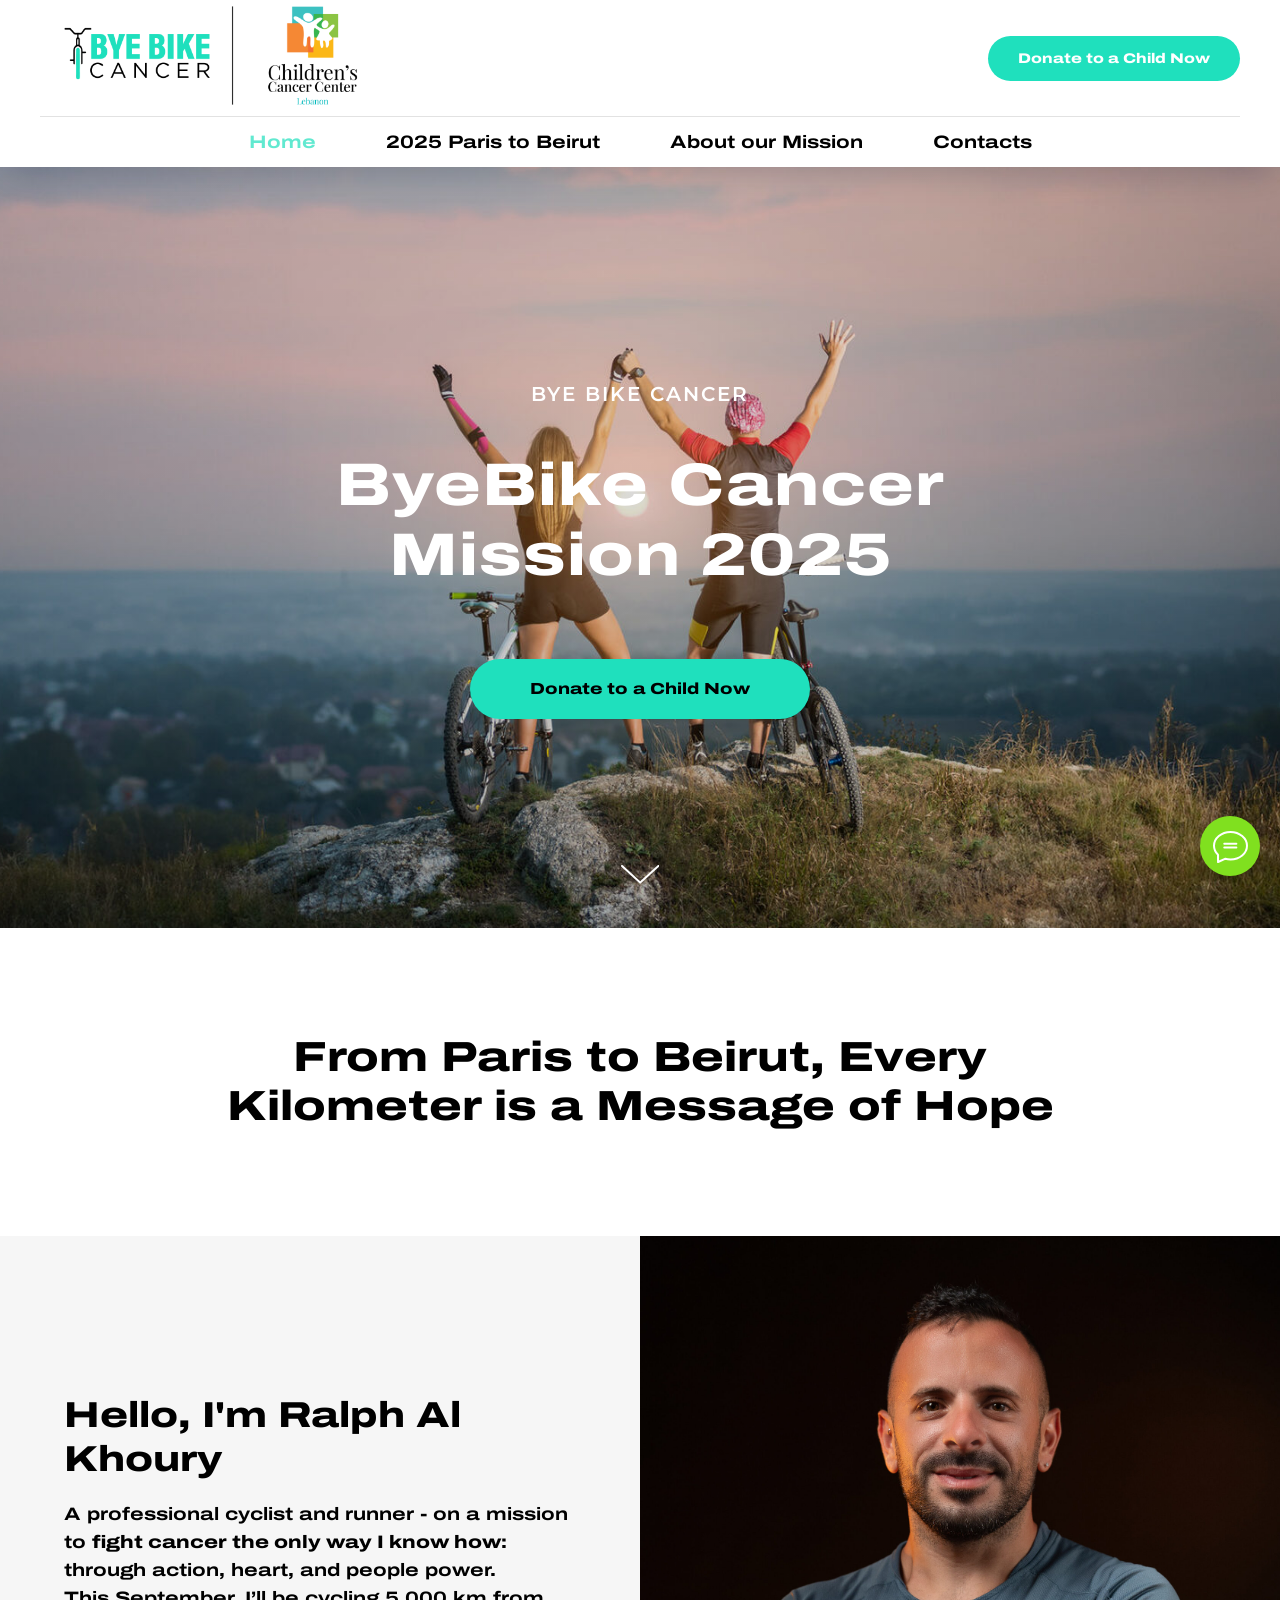
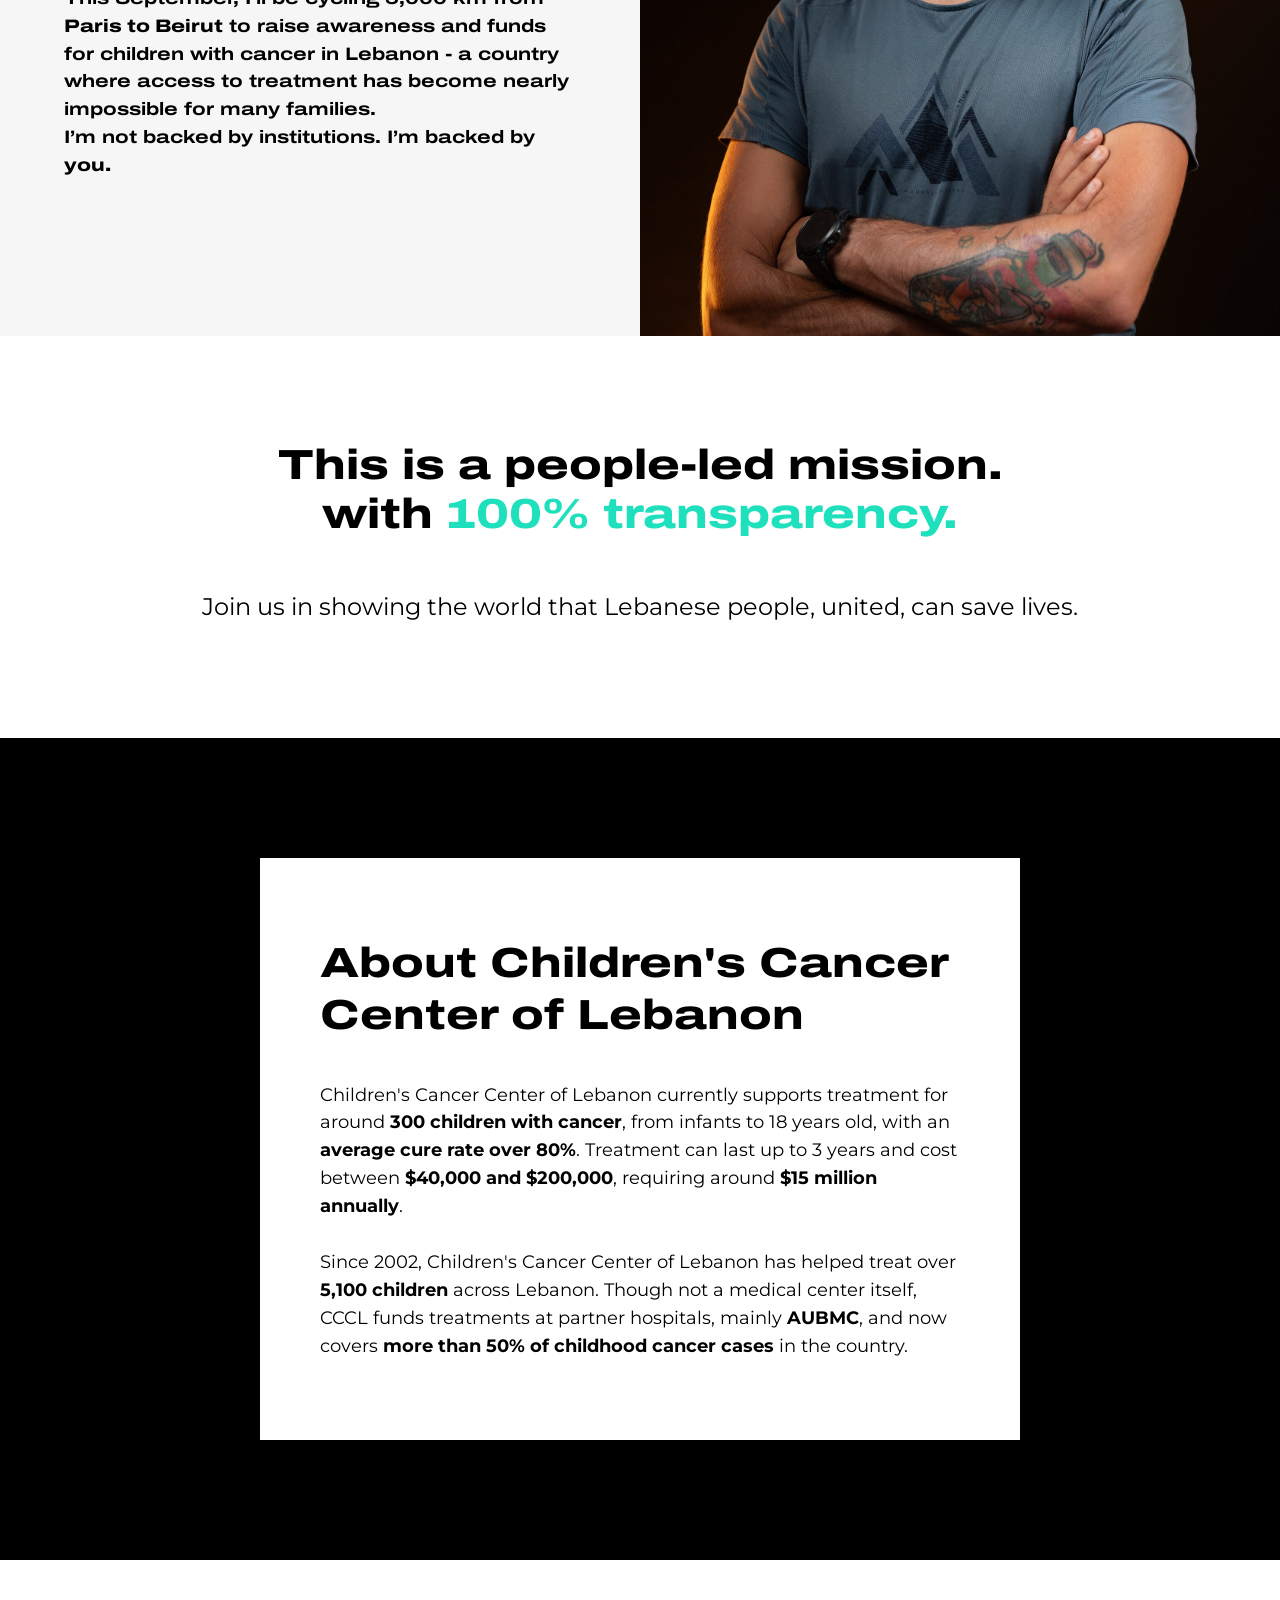
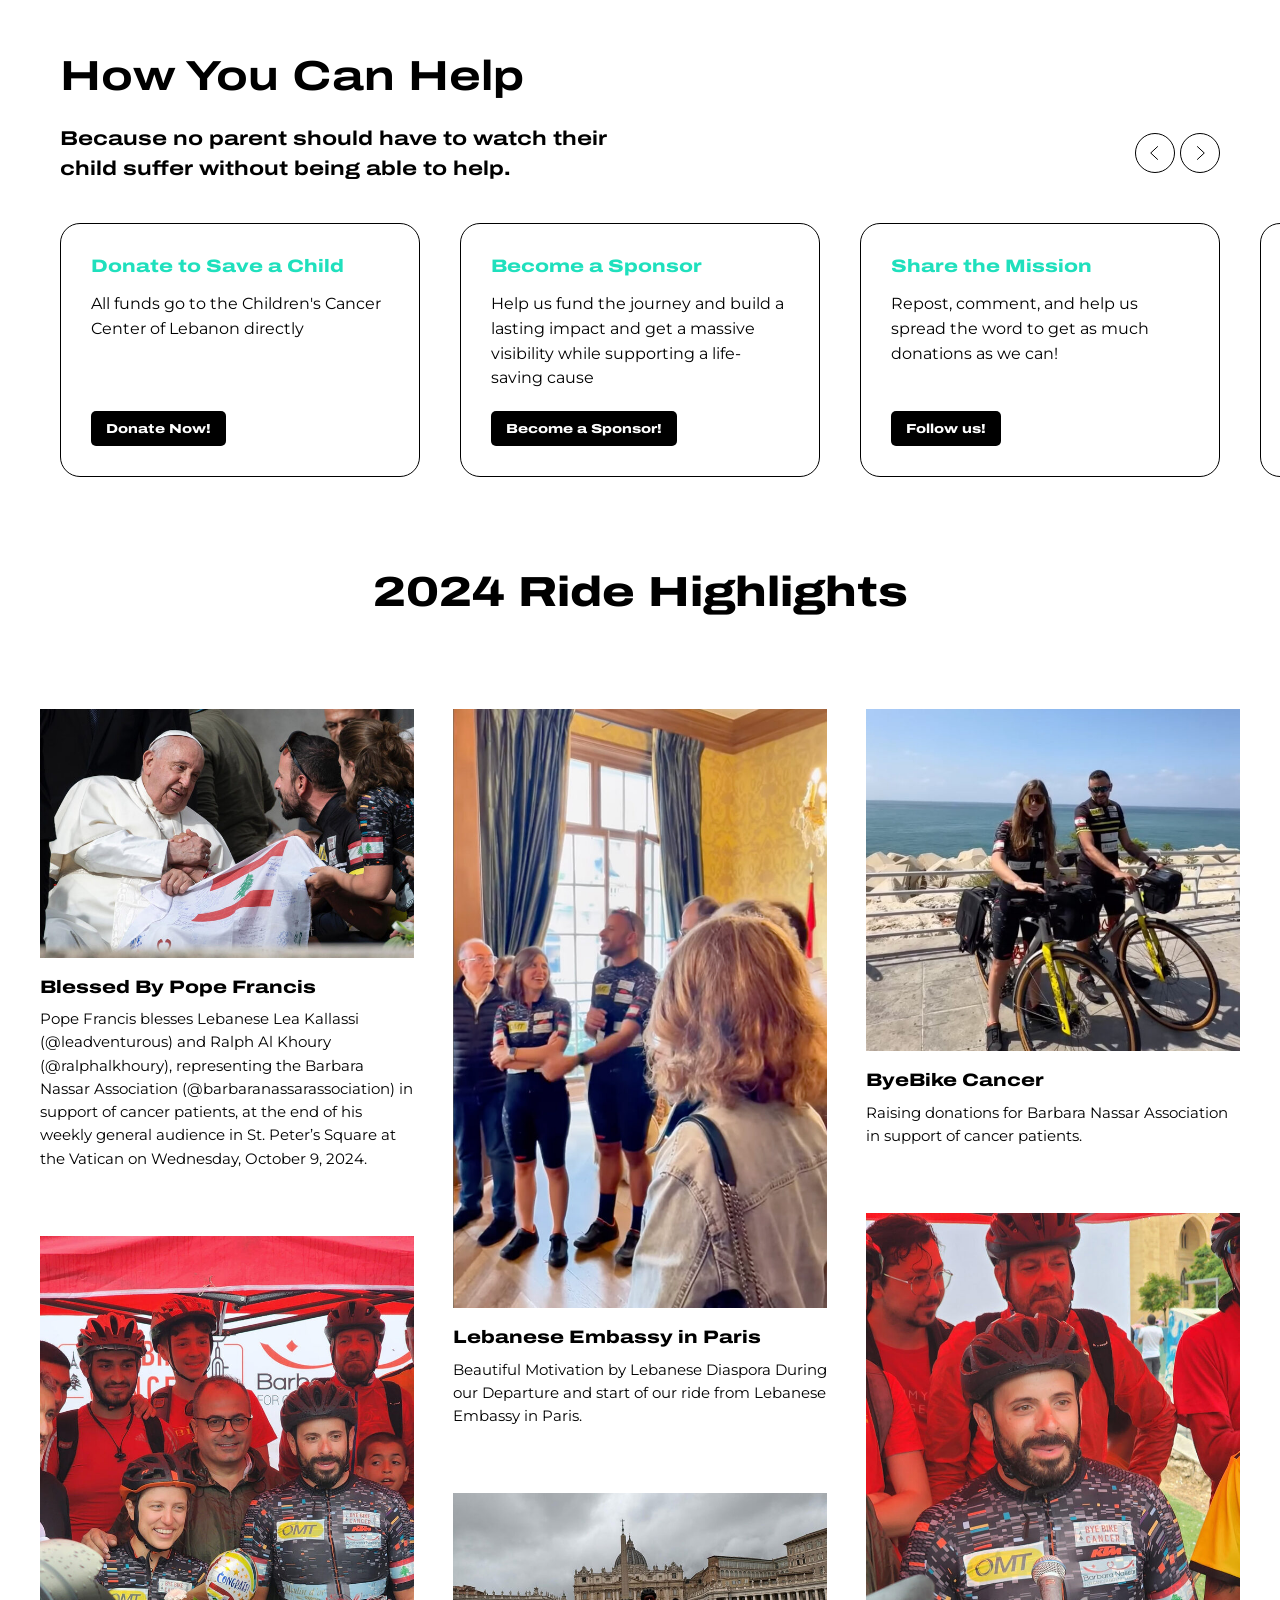
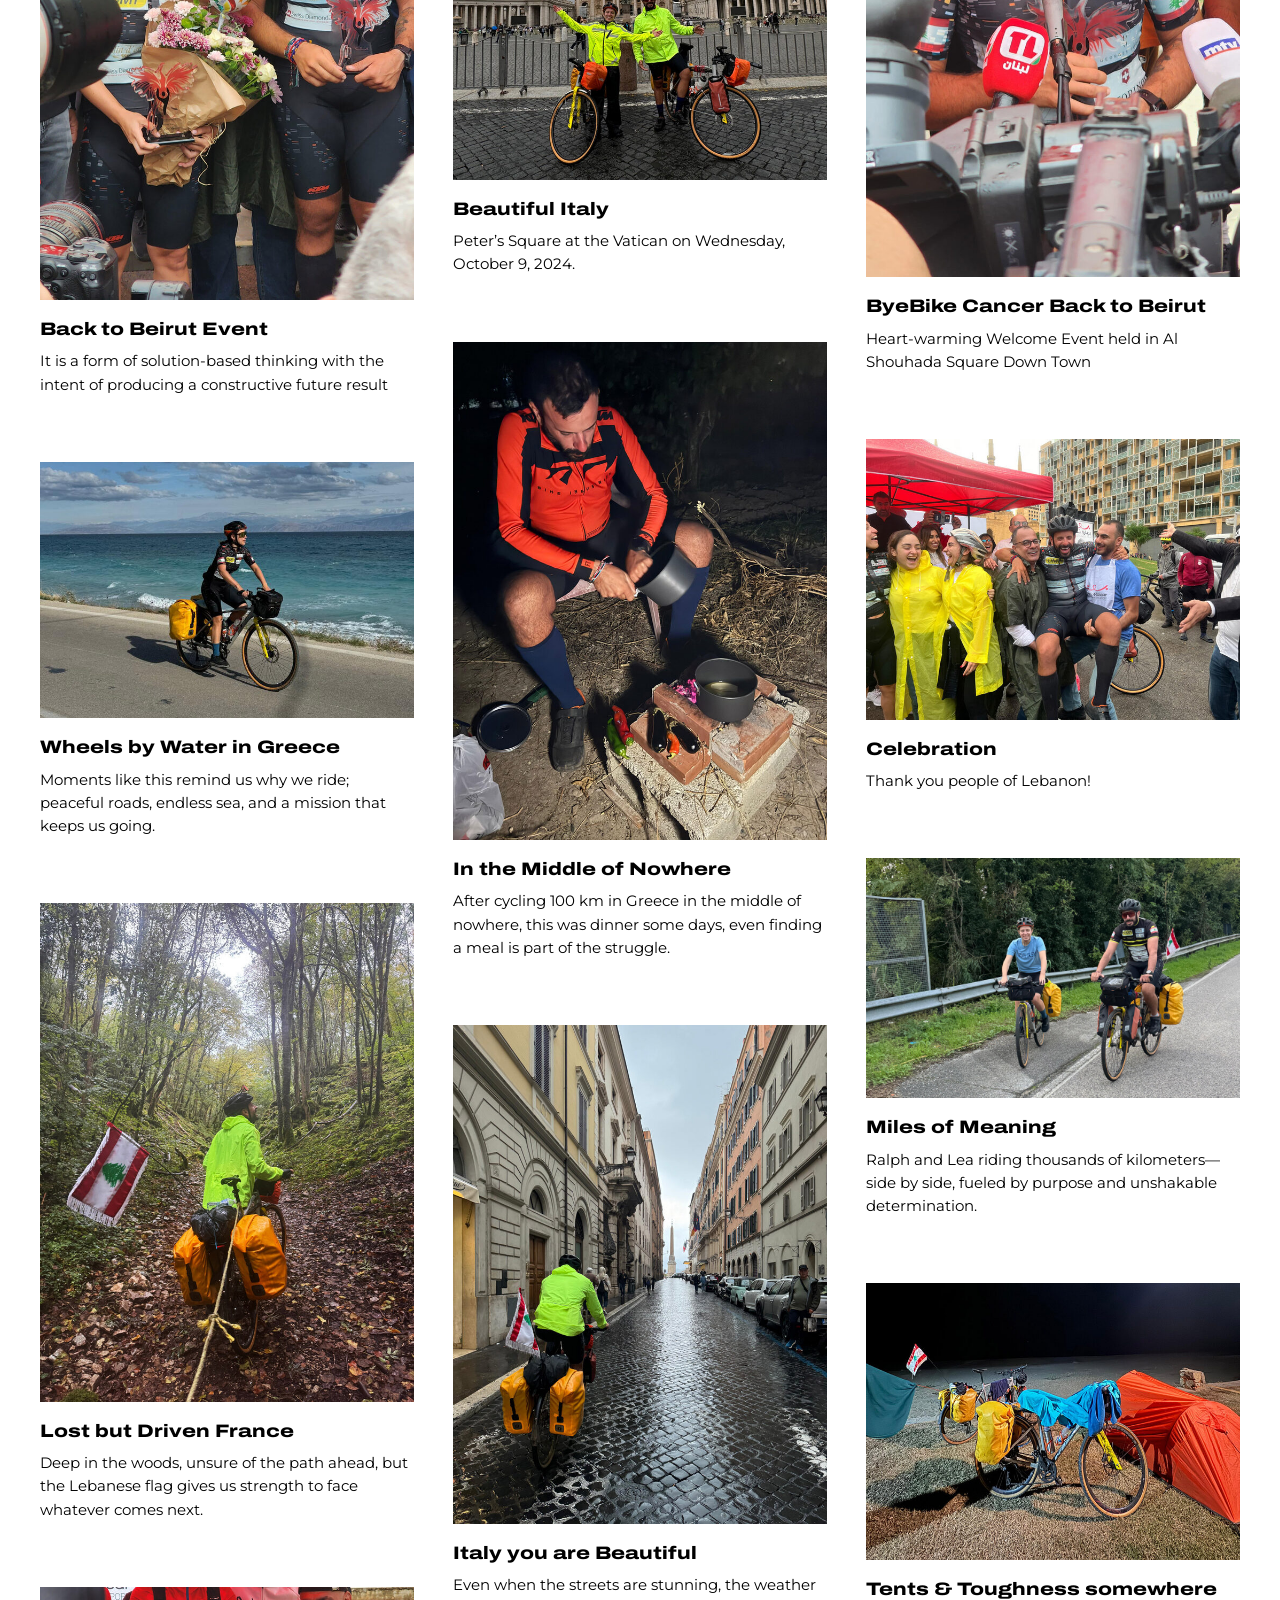
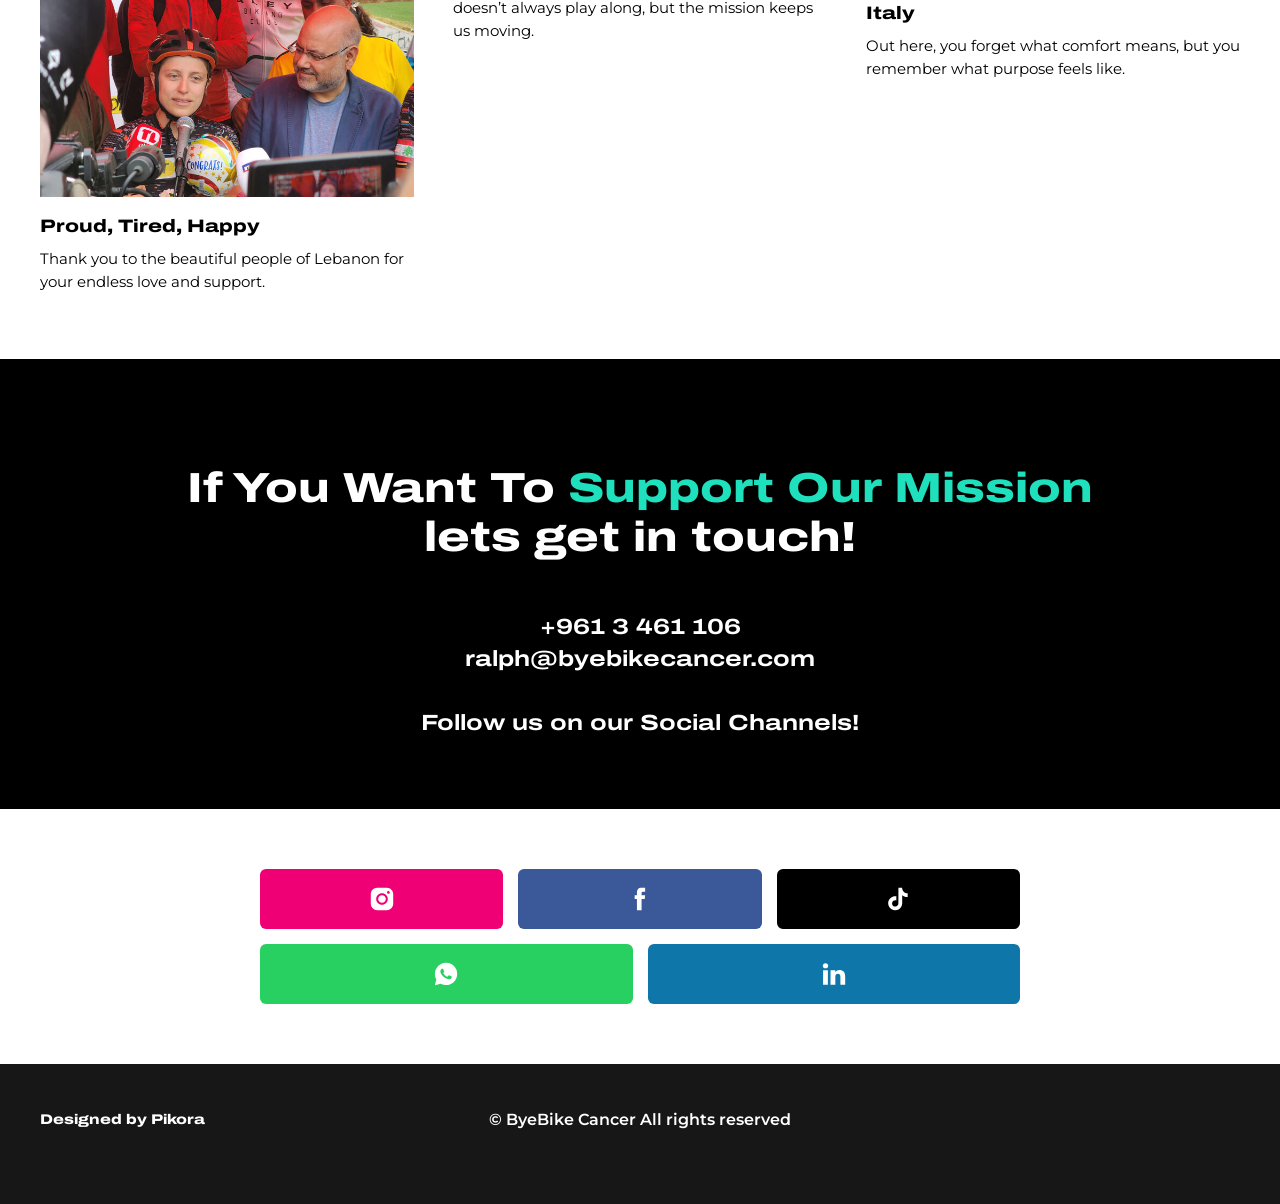
<file: arrival/index.html>
<!DOCTYPE html> <html lang="en"> <head> <meta charset="utf-8" /> <meta http-equiv="Content-Type" content="text/html; charset=utf-8" /> <meta name="viewport" content="width=device-width, initial-scale=1.0" /> <!--metatextblock--> <title>ByeBike Cancer | Arrival Event</title> <meta name="description" content="Want to be part of something bigger? If you live in one of the 11 countries we’ll pass through, you can join the Bye Bike Cancer ride for a day, a segment, or just a few meaningful kilometers." /> <meta property="og:url" content="https://byebikecancer.com/arrival/" /> <meta property="og:title" content="ByeBike Cancer | Arrival Event" /> <meta property="og:description" content="Want to be part of something bigger? If you live in one of the 11 countries we’ll pass through, you can join the Bye Bike Cancer ride for a day, a segment, or just a few meaningful kilometers." /> <meta property="og:type" content="website" /> <meta property="og:image" content="https://byebikecancer.com/images/tild3166-3033-4561-a639-646630363264__byebike-cancer-by-ra.jpg" /> <link rel="canonical" href="https://byebikecancer.com/arrival/"> <!--/metatextblock--> <meta name="format-detection" content="telephone=no" /> <meta http-equiv="x-dns-prefetch-control" content="on"> <link rel="dns-prefetch" href="https://ws.tildacdn.com">  <link rel="dns-prefetch" href="https://fonts.tildacdn.com"> <link rel="shortcut icon" href="../images/tild3261-3633-4365-a162-386236326361__byebike-fav.jpg" type="image/x-icon" /> <!-- Assets --> <script src="https://neo.tildacdn.com/js/tilda-fallback-1.0.min.js" async charset="utf-8"></script> <link rel="stylesheet" href="../css/tilda-grid-3.0.min.css" type="text/css" media="all" onerror="this.loaderr='y';"/> <link rel="stylesheet" href="../css/tilda-blocks-page93763986.min.css?t=1769771667" type="text/css" media="all" onerror="this.loaderr='y';" /> <link rel="preconnect" href="https://fonts.gstatic.com"> <link href="https://fonts.googleapis.com/css2?family=Montserrat:wght@100..900&subset=latin,cyrillic" rel="stylesheet"> <link rel="stylesheet" href="../css/tilda-animation-2.0.min.css" type="text/css" media="all" onerror="this.loaderr='y';" /> <link rel="stylesheet" href="../css/tilda-cover-1.0.min.css" type="text/css" media="all" onerror="this.loaderr='y';" /> <link rel="stylesheet" href="../css/tilda-forms-1.0.min.css" type="text/css" media="all" onerror="this.loaderr='y';" /> <link rel="preload" href="../fonts/archivo-expanded-800.woff2" as="font" type="font/woff2" crossorigin> <link rel="stylesheet" href="../css/fonts.css" type="text/css" media="all" /> <script type="text/javascript">TildaFonts=["90001","90002"];window.tildafontsswap="y";</script> <script type="text/javascript" src="../js/tilda-fonts.min.js" charset="utf-8" onerror="this.loaderr='y';"></script> <script nomodule src="../js/tilda-polyfill-1.0.min.js" charset="utf-8"></script> <script type="text/javascript">function t_onReady(func) {if(document.readyState!='loading') {func();} else {document.addEventListener('DOMContentLoaded',func);}}
function t_onFuncLoad(funcName,okFunc,time) {if(typeof window[funcName]==='function') {okFunc();} else {setTimeout(function() {t_onFuncLoad(funcName,okFunc,time);},(time||100));}}function t_throttle(fn,threshhold,scope) {return function() {fn.apply(scope||this,arguments);};}</script> <script src="../js/tilda-scripts-3.0.min.js" charset="utf-8" defer onerror="this.loaderr='y';"></script> <script src="../js/tilda-blocks-page93763986.min.js?t=1769771667" charset="utf-8" async onerror="this.loaderr='y';"></script> <script src="../js/lazyload-1.3.min.export.js" charset="utf-8" async onerror="this.loaderr='y';"></script> <script src="../js/tilda-animation-2.0.min.js" charset="utf-8" async onerror="this.loaderr='y';"></script> <script src="../js/tilda-cover-1.0.min.js" charset="utf-8" async onerror="this.loaderr='y';"></script> <script src="../js/tilda-t431-table-1.0.min.js" charset="utf-8" async onerror="this.loaderr='y';"></script> <script src="../js/tilda-forms-1.0.min.js" charset="utf-8" async onerror="this.loaderr='y';"></script> <script src="../js/tilda-menu-1.0.min.js" charset="utf-8" async onerror="this.loaderr='y';"></script> <script src="../js/tilda-skiplink-1.0.min.js" charset="utf-8" async onerror="this.loaderr='y';"></script> <script src="../js/tilda-events-1.0.min.js" charset="utf-8" async onerror="this.loaderr='y';"></script> <!-- nominify begin --><!-- Google Tag Manager --> <script>(function(w,d,s,l,i){w[l]=w[l]||[];w[l].push({'gtm.start':
new Date().getTime(),event:'gtm.js'});var f=d.getElementsByTagName(s)[0],
j=d.createElement(s),dl=l!='dataLayer'?'&l='+l:'';j.async=true;j.src=
'https://www.googletagmanager.com/gtm.js?id='+i+dl;f.parentNode.insertBefore(j,f);
})(window,document,'script','dataLayer','GTM-M7MP94B8');</script> <!-- End Google Tag Manager --><!-- nominify end --><script type="text/javascript">window.dataLayer=window.dataLayer||[];</script> <script type="text/javascript">(function() {if((/bot|google|yandex|baidu|bing|msn|duckduckbot|teoma|slurp|crawler|spider|robot|crawling|facebook/i.test(navigator.userAgent))===false&&typeof(sessionStorage)!='undefined'&&sessionStorage.getItem('visited')!=='y'&&document.visibilityState){var style=document.createElement('style');style.type='text/css';style.innerHTML='@media screen and (min-width: 980px) {.t-records {opacity: 0;}.t-records_animated {-webkit-transition: opacity ease-in-out .2s;-moz-transition: opacity ease-in-out .2s;-o-transition: opacity ease-in-out .2s;transition: opacity ease-in-out .2s;}.t-records.t-records_visible {opacity: 1;}}';document.getElementsByTagName('head')[0].appendChild(style);function t_setvisRecs(){var alr=document.querySelectorAll('.t-records');Array.prototype.forEach.call(alr,function(el) {el.classList.add("t-records_animated");});setTimeout(function() {Array.prototype.forEach.call(alr,function(el) {el.classList.add("t-records_visible");});sessionStorage.setItem("visited","y");},400);}
document.addEventListener('DOMContentLoaded',t_setvisRecs);}})();</script></head> <body class="t-body" style="margin:0;"> <!--allrecords--> <div id="allrecords" data-tilda-export="yes" class="t-records" data-hook="blocks-collection-content-node" data-tilda-project-id="13927579" data-tilda-page-id="93763986" data-tilda-page-alias="arrival" data-tilda-formskey="f36ff591d635877b6b72a7b013927579" data-tilda-cookie="no" data-tilda-lazy="yes" data-tilda-root-zone="one" data-tilda-project-headcode="yes" data-tilda-project-country="LB"> <!--header--> <header id="t-header" class="t-records" data-hook="blocks-collection-content-node" data-tilda-project-id="13927579" data-tilda-page-id="72456773" data-tilda-page-alias="menu" data-tilda-formskey="f36ff591d635877b6b72a7b013927579" data-tilda-cookie="no" data-tilda-lazy="yes" data-tilda-root-zone="one" data-tilda-project-headcode="yes" data-tilda-project-country="LB"> <div id="rec1166727266" class="r t-rec" style=" " data-animationappear="off" data-record-type="967"> <!-- T967 --> <div id="nav1166727266marker"></div> <div class="tmenu-mobile"> <div class="tmenu-mobile__container"> <div class="tmenu-mobile__text t-name t-name_md" field="menu_mob_title">&nbsp;</div> <button type="button"
class="t-menuburger t-menuburger_first "
aria-label="Navigation menu"
aria-expanded="false"> <span style="background-color:#000;"></span> <span style="background-color:#000;"></span> <span style="background-color:#000;"></span> <span style="background-color:#000;"></span> </button> <script>function t_menuburger_init(recid) {var rec=document.querySelector('#rec' + recid);if(!rec) return;var burger=rec.querySelector('.t-menuburger');if(!burger) return;var isSecondStyle=burger.classList.contains('t-menuburger_second');if(isSecondStyle&&!window.isMobile&&!('ontouchend' in document)) {burger.addEventListener('mouseenter',function() {if(burger.classList.contains('t-menuburger-opened')) return;burger.classList.remove('t-menuburger-unhovered');burger.classList.add('t-menuburger-hovered');});burger.addEventListener('mouseleave',function() {if(burger.classList.contains('t-menuburger-opened')) return;burger.classList.remove('t-menuburger-hovered');burger.classList.add('t-menuburger-unhovered');setTimeout(function() {burger.classList.remove('t-menuburger-unhovered');},300);});}
burger.addEventListener('click',function() {if(!burger.closest('.tmenu-mobile')&&!burger.closest('.t450__burger_container')&&!burger.closest('.t466__container')&&!burger.closest('.t204__burger')&&!burger.closest('.t199__js__menu-toggler')) {burger.classList.toggle('t-menuburger-opened');burger.classList.remove('t-menuburger-unhovered');}});var menu=rec.querySelector('[data-menu="yes"]');if(!menu) return;var menuLinks=menu.querySelectorAll('.t-menu__link-item');var submenuClassList=['t978__menu-link_hook','t978__tm-link','t966__tm-link','t794__tm-link','t-menusub__target-link'];Array.prototype.forEach.call(menuLinks,function(link) {link.addEventListener('click',function() {var isSubmenuHook=submenuClassList.some(function(submenuClass) {return link.classList.contains(submenuClass);});if(isSubmenuHook) return;burger.classList.remove('t-menuburger-opened');});});menu.addEventListener('clickedAnchorInTooltipMenu',function() {burger.classList.remove('t-menuburger-opened');});}
t_onReady(function() {t_onFuncLoad('t_menuburger_init',function(){t_menuburger_init('1166727266');});});</script> <style>.t-menuburger{position:relative;flex-shrink:0;width:28px;height:20px;padding:0;border:none;background-color:transparent;outline:none;-webkit-transform:rotate(0deg);transform:rotate(0deg);transition:transform .5s ease-in-out;cursor:pointer;z-index:999;}.t-menuburger span{display:block;position:absolute;width:100%;opacity:1;left:0;-webkit-transform:rotate(0deg);transform:rotate(0deg);transition:.25s ease-in-out;height:3px;background-color:#000;}.t-menuburger span:nth-child(1){top:0px;}.t-menuburger span:nth-child(2),.t-menuburger span:nth-child(3){top:8px;}.t-menuburger span:nth-child(4){top:16px;}.t-menuburger__big{width:42px;height:32px;}.t-menuburger__big span{height:5px;}.t-menuburger__big span:nth-child(2),.t-menuburger__big span:nth-child(3){top:13px;}.t-menuburger__big span:nth-child(4){top:26px;}.t-menuburger__small{width:22px;height:14px;}.t-menuburger__small span{height:2px;}.t-menuburger__small span:nth-child(2),.t-menuburger__small span:nth-child(3){top:6px;}.t-menuburger__small span:nth-child(4){top:12px;}.t-menuburger-opened span:nth-child(1){top:8px;width:0%;left:50%;}.t-menuburger-opened span:nth-child(2){-webkit-transform:rotate(45deg);transform:rotate(45deg);}.t-menuburger-opened span:nth-child(3){-webkit-transform:rotate(-45deg);transform:rotate(-45deg);}.t-menuburger-opened span:nth-child(4){top:8px;width:0%;left:50%;}.t-menuburger-opened.t-menuburger__big span:nth-child(1){top:6px;}.t-menuburger-opened.t-menuburger__big span:nth-child(4){top:18px;}.t-menuburger-opened.t-menuburger__small span:nth-child(1),.t-menuburger-opened.t-menuburger__small span:nth-child(4){top:6px;}@media (hover),(min-width:0\0){.t-menuburger_first:hover span:nth-child(1){transform:translateY(1px);}.t-menuburger_first:hover span:nth-child(4){transform:translateY(-1px);}.t-menuburger_first.t-menuburger__big:hover span:nth-child(1){transform:translateY(3px);}.t-menuburger_first.t-menuburger__big:hover span:nth-child(4){transform:translateY(-3px);}}.t-menuburger_second span:nth-child(2),.t-menuburger_second span:nth-child(3){width:80%;left:20%;right:0;}@media (hover),(min-width:0\0){.t-menuburger_second.t-menuburger-hovered span:nth-child(2),.t-menuburger_second.t-menuburger-hovered span:nth-child(3){animation:t-menuburger-anim 0.3s ease-out normal forwards;}.t-menuburger_second.t-menuburger-unhovered span:nth-child(2),.t-menuburger_second.t-menuburger-unhovered span:nth-child(3){animation:t-menuburger-anim2 0.3s ease-out normal forwards;}}.t-menuburger_second.t-menuburger-opened span:nth-child(2),.t-menuburger_second.t-menuburger-opened span:nth-child(3){left:0;right:0;width:100%!important;}.t-menuburger_third span:nth-child(4){width:70%;left:unset;right:0;}@media (hover),(min-width:0\0){.t-menuburger_third:not(.t-menuburger-opened):hover span:nth-child(4){width:100%;}}.t-menuburger_third.t-menuburger-opened span:nth-child(4){width:0!important;right:50%;}.t-menuburger_fourth{height:12px;}.t-menuburger_fourth.t-menuburger__small{height:8px;}.t-menuburger_fourth.t-menuburger__big{height:18px;}.t-menuburger_fourth span:nth-child(2),.t-menuburger_fourth span:nth-child(3){top:4px;opacity:0;}.t-menuburger_fourth span:nth-child(4){top:8px;}.t-menuburger_fourth.t-menuburger__small span:nth-child(2),.t-menuburger_fourth.t-menuburger__small span:nth-child(3){top:3px;}.t-menuburger_fourth.t-menuburger__small span:nth-child(4){top:6px;}.t-menuburger_fourth.t-menuburger__small span:nth-child(2),.t-menuburger_fourth.t-menuburger__small span:nth-child(3){top:3px;}.t-menuburger_fourth.t-menuburger__small span:nth-child(4){top:6px;}.t-menuburger_fourth.t-menuburger__big span:nth-child(2),.t-menuburger_fourth.t-menuburger__big span:nth-child(3){top:6px;}.t-menuburger_fourth.t-menuburger__big span:nth-child(4){top:12px;}@media (hover),(min-width:0\0){.t-menuburger_fourth:not(.t-menuburger-opened):hover span:nth-child(1){transform:translateY(1px);}.t-menuburger_fourth:not(.t-menuburger-opened):hover span:nth-child(4){transform:translateY(-1px);}.t-menuburger_fourth.t-menuburger__big:not(.t-menuburger-opened):hover span:nth-child(1){transform:translateY(3px);}.t-menuburger_fourth.t-menuburger__big:not(.t-menuburger-opened):hover span:nth-child(4){transform:translateY(-3px);}}.t-menuburger_fourth.t-menuburger-opened span:nth-child(1),.t-menuburger_fourth.t-menuburger-opened span:nth-child(4){top:4px;}.t-menuburger_fourth.t-menuburger-opened span:nth-child(2),.t-menuburger_fourth.t-menuburger-opened span:nth-child(3){opacity:1;}@keyframes t-menuburger-anim{0%{width:80%;left:20%;right:0;}50%{width:100%;left:0;right:0;}100%{width:80%;left:0;right:20%;}}@keyframes t-menuburger-anim2{0%{width:80%;left:0;}50%{width:100%;right:0;left:0;}100%{width:80%;left:20%;right:0;}}</style> </div> </div> <style>.tmenu-mobile{background-color:#111;display:none;width:100%;top:0;z-index:990;}.tmenu-mobile_positionfixed{position:fixed;}.tmenu-mobile__text{color:#fff;}.tmenu-mobile__container{min-height:64px;padding:20px;position:relative;box-sizing:border-box;display:-webkit-flex;display:-ms-flexbox;display:flex;-webkit-align-items:center;-ms-flex-align:center;align-items:center;-webkit-justify-content:space-between;-ms-flex-pack:justify;justify-content:space-between;}.tmenu-mobile__list{display:block;}.tmenu-mobile__burgerlogo{display:inline-block;font-size:24px;font-weight:400;white-space:nowrap;vertical-align:middle;}.tmenu-mobile__imglogo{height:auto;display:block;max-width:300px!important;box-sizing:border-box;padding:0;margin:0 auto;}@media screen and (max-width:980px){.tmenu-mobile__menucontent_hidden{display:none;height:100%;}.tmenu-mobile{display:block;}}@media screen and (max-width:980px){#rec1166727266 .t-menuburger{-webkit-order:1;-ms-flex-order:1;order:1;}}</style> <div id="nav1166727266" class="t967 t967__positionabsolute tmenu-mobile__menucontent_hidden" style="background-color: rgba(255,255,255,1); " data-bgcolor-hex="#ffffff" data-bgcolor-rgba="rgba(255,255,255,1)" data-navmarker="nav1166727266marker" data-appearoffset="" data-bgopacity-two="100" data-menushadow="" data-menushadow-css="0px 15px 30px -10px rgba(0,11,48,0.2)" data-bgopacity="1" data-bgcolor-rgba-afterscroll="rgba(255,255,255,1)" data-menu-items-align="center" data-menu="yes"> <div class="t967__maincontainer "> <div class="t967__top" style="height:13vh;"> <div class="t967__logo"> <div style="display: block;"> <a href="../"> <img class="t967__imglogo t967__imglogomobile"
src="../images/tild3062-6537-4130-b038-353565386162__00-logos.png"
imgfield="img"
style="max-width: 350px; width: 350px;"
alt=""> </a> </div> </div> <nav class="t967__listwrapper t967__mobilelist"> <ul role="list" class="t967__list"> <li class="t967__list-item"
style="padding:0 35px 0 0;"> <a class="t-menu__link-item"
href="../" data-menu-submenu-hook="" data-menu-item-number="1">
Home
</a> </li> <li class="t967__list-item"
style="padding:0 35px;"> <a class="t-menu__link-item"
href="../ride2025/" data-menu-submenu-hook="" data-menu-item-number="2">
2025 Paris to Beirut
</a> </li> <li class="t967__list-item"
style="padding:0 35px;"> <a class="t-menu__link-item"
href="../mission/" data-menu-submenu-hook="" data-menu-item-number="3">
About our Mission
</a> </li> <li class="t967__list-item"
style="padding:0 0 0 35px;"> <a class="t-menu__link-item"
href="../contact/" data-menu-submenu-hook="" data-menu-item-number="4">
Contacts
</a> </li> </ul> </nav> <div class="t967__additionalwrapper"> <a
class="t-btn t-btnflex t-btnflex_type_button t-btnflex_sm t967__button"
href="https://fundahope.com/en/campaigns/byebike-cancer"
target="_blank"><span class="t-btnflex__text">Donate to a Child Now</span> <style>#rec1166727266 .t-btnflex.t-btnflex_type_button {color:#ffffff;background-color:#1fe0bd;--border-width:0px;border-style:none !important;border-radius:100px;box-shadow:none !important;transition-duration:0.2s;transition-property:background-color,color,border-color,box-shadow,opacity,transform,gap;transition-timing-function:ease-in-out;}</style></a> </div> </div> <div class="t967__bottom" style="height:50px;"> <div class="t967__middlelinewrapper"> <div class="t967__linewrapper"> <div
class="t-divider t967__horizontalline" data-divider-fieldset="color,bordersize,opacity"
style=" "></div> </div> </div> <div class="t967__bottomwrapper" style="height:50px;"> <nav class="t967__listwrapper t967__desktoplist"> <ul role="list" class="t967__list t-menu__list t967__menualign_center" style=""> <li class="t967__list-item"
style="padding:0 35px 0 0;"> <a class="t-menu__link-item"
href="../" data-menu-submenu-hook="" data-menu-item-number="1">
Home
</a> </li> <li class="t967__list-item"
style="padding:0 35px;"> <a class="t-menu__link-item"
href="../ride2025/" data-menu-submenu-hook="" data-menu-item-number="2">
2025 Paris to Beirut
</a> </li> <li class="t967__list-item"
style="padding:0 35px;"> <a class="t-menu__link-item"
href="../mission/" data-menu-submenu-hook="" data-menu-item-number="3">
About our Mission
</a> </li> <li class="t967__list-item"
style="padding:0 0 0 35px;"> <a class="t-menu__link-item"
href="../contact/" data-menu-submenu-hook="" data-menu-item-number="4">
Contacts
</a> </li> </ul> </nav> </div> </div> </div> </div> <style>@media screen and (max-width:980px){#rec1166727266 .t967__leftcontainer{padding:20px;}}@media screen and (max-width:980px){#rec1166727266 .t967__imglogo{padding:20px 0;}}</style> <style>@media screen and (max-width:980px){#rec1166727266 .tmenu-mobile{background-color:#ffffff;}}</style> <script>t_onReady(function() {t_onFuncLoad('t_menu__highlightActiveLinks',function() {t_menu__highlightActiveLinks('.t967 .t-menu__link-item');});});t_onFuncLoad('t_menu__setBGcolor',function() {window.addEventListener('resize',t_throttle(function() {t_menu__setBGcolor('1166727266','.t967');}));});t_onReady(function() {t_onFuncLoad('t_menu__setBGcolor',function() {t_menu__setBGcolor('1166727266','.t967');});t_onFuncLoad('t_menu__interactFromKeyboard',function() {t_menu__interactFromKeyboard('1166727266');});});</script> <script>t_onReady(function() {var rec=document.querySelector('#rec1166727266');if(!rec) return;var wrapperBlock=rec.querySelector('.t967');if(!wrapperBlock) return;t_onFuncLoad('t_menu__createMobileMenu',function() {t_menu__createMobileMenu('1166727266','.t967');});});</script> <style>#rec1166727266 .t-menu__link-item{-webkit-transition:color 0.3s ease-in-out,opacity 0.3s ease-in-out;transition:color 0.3s ease-in-out,opacity 0.3s ease-in-out;}#rec1166727266 .t-menu__link-item.t-active:not(.t978__menu-link){color:#1fe0bd !important;}#rec1166727266 .t-menu__link-item:not(.t-active):not(.tooltipstered):hover{color:#1fe0bd !important;}#rec1166727266 .t-menu__link-item:not(.t-active):not(.tooltipstered):focus-visible{color:#1fe0bd !important;}@supports (overflow:-webkit-marquee) and (justify-content:inherit){#rec1166727266 .t-menu__link-item,#rec1166727266 .t-menu__link-item.t-active{opacity:1 !important;}}</style> <style> #rec1166727266 .t967__additional-descr{font-family:'Montserrat';}</style> <style>#rec1166727266 .t967 {box-shadow:0px 15px 30px -10px rgba(0,11,48,0.2);}</style> </div> <div id="rec1183327201" class="r t-rec" style=" " data-animationappear="off" data-record-type="825"> <!-- t825 --> <div class="t825"> <div class="t825__btn"
style="bottom:20px;right:20px;left:initial;"> <button type="button" class="t825__btn_wrapper t825__btn_animate" style="background:#80e01f;"> <div class="t825__animated-circle" style="border-color:#80e01f;"></div> <svg role="presentation" class="t825__icon" width="35" height="32" viewBox="0 0 35 32" fill="none" xmlns="http://www.w3.org/2000/svg"> <path stroke="#ffffff" stroke-width="2" stroke-miterlimit="10" stroke-linecap="round" stroke-linejoin="round" fill="none" d="M11.2667 12.6981H23.3667M11.2667 16.4717H23.3667M4.8104 23.5777C2.4311 21.1909 1 18.1215 1 14.7736C1 7.16679 8.38723 1 17.5 1C26.6128 1 34 7.16679 34 14.7736C34 22.3804 26.6128 28.5472 17.5 28.5472C15.6278 28.5472 13.8286 28.2868 12.1511 27.8072L12 27.7925L5.03333 31V23.8219L4.8104 23.5777Z" /> </svg> <svg role="presentation" class="t825__icon-close" width="16px" height="16px" viewBox="0 0 23 23" version="1.1" xmlns="http://www.w3.org/2000/svg" xmlns:xlink="http://www.w3.org/1999/xlink"> <g stroke="none" stroke-width="1" fill="#000" fill-rule="evenodd"> <rect transform="translate(11.313708, 11.313708) rotate(-45.000000) translate(-11.313708, -11.313708)" x="10.3137085" y="-3.6862915" width="2" height="30"></rect> <rect transform="translate(11.313708, 11.313708) rotate(-315.000000) translate(-11.313708, -11.313708)" x="10.3137085" y="-3.6862915" width="2" height="30"></rect> </g> </svg> </button> </div> <div class="t825__popup" data-track-popup="/tilda/popup/rec1183327201/opened"> <div class="t825__popup-container" style="bottom:95px;right:20px;left:initial;"> <div class="t825__mobile-top-panel"> <div class="t825__mobile-top-panel_wrapper"> <button type="button" class="t825__mobile-close"> <svg role="presentation" class="t825__mobile-icon-close" width="16" height="16" viewBox="0 0 23 23" xmlns="http://www.w3.org/2000/svg"> <g fill="#fff" fill-rule="evenodd"> <path d="M0 1.414 1.415 0l21.213 21.213-1.414 1.414z"/> <path d="m21.213 0 1.414 1.415L1.414 22.628 0 21.214z"/> </g> </svg> </button> </div> </div> <div class="t825__wrapper" style=""> <div class="t825__text-wrapper"> <div class="t825__title t-name t-name_xl">Contact us</div> </div> <div class="t825__messenger-wrapper"> <!-- new soclinks --> <div class="t825__messenger-block t825__messenger-block_single "><a href="https://wa.me/9613461106?text=WhatsApp" class="t825__messenger t825__whatsapp t-name t-name_lg" target="_blank" rel="nofollow noopener"><svg role="presentation" width="62" height="62" xmlns="http://www.w3.org/2000/svg"><g fill="#27D061" fill-rule="nonzero"><path d="M32.367 14.888c-8.275 0-15.004 6.726-15.007 14.993a14.956 14.956 0 0 0 2.294 7.98l.356.567-1.515 5.533 5.677-1.488.548.325a14.979 14.979 0 0 0 7.634 2.09h.006c8.268 0 14.997-6.727 15-14.995a14.9 14.9 0 0 0-4.389-10.608 14.898 14.898 0 0 0-10.604-4.397zm8.417 21.34c-.369 1.052-2.138 2.013-2.989 2.142-.763.116-1.728.164-2.789-.179a25.28 25.28 0 0 1-2.524-.949c-4.444-1.95-7.345-6.502-7.566-6.802-.222-.301-1.809-2.443-1.809-4.661 0-2.218 1.144-3.307 1.55-3.759.406-.451.886-.564 1.181-.564.295 0 .591.003.849.016.272.014.637-.105.996.773.37.903 1.255 3.12 1.366 3.346.11.225.185.488.037.79-.148.3-.222.488-.443.75-.222.264-.465.588-.664.79-.222.224-.453.469-.194.92.258.45 1.147 1.926 2.463 3.12 1.692 1.535 3.119 2.011 3.562 2.237.443.226.701.188.96-.113.258-.3 1.106-1.316 1.401-1.766.295-.45.59-.376.997-.226.406.15 2.583 1.24 3.026 1.466.443.226.738.338.849.526.11.188.11 1.09-.259 2.143z" /><path d="M31 0C13.88 0 0 13.88 0 31c0 17.12 13.88 31 31 31 17.12 0 31-13.88 31-31C62 13.88 48.12 0 31 0zm1.283 47.573h-.007c-3 0-5.948-.75-8.566-2.171l-9.502 2.48 2.543-9.243a17.735 17.735 0 0 1-2.392-8.918c.003-9.836 8.044-17.838 17.924-17.838 4.795.002 9.296 1.86 12.68 5.232 3.384 3.371 5.247 7.853 5.245 12.62-.004 9.836-8.046 17.838-17.925 17.838z" /></g></svg></a><div class="t825__messenger-descr t-descr t-descr_xs">WhatsApp</div></div> <!-- /new soclinks --> </div> </div> </div> </div> </div> <style>#rec1183327201 .t825__btn-text{background:#f6f6f6;}#rec1183327201 .t825__btn-text::after{border-left-color:#f6f6f6;border-right-color:transparent;}#rec1183327201 .t825__btn-text{color:#242424;}</style> <script>t_onReady(function() {t_onFuncLoad('t825_initPopup',function() {t825_initPopup('1183327201');});});</script> </div> </header> <!--/header--> <div id="rec1541276201" class="r t-rec t-rec_pb_45 t-screenmin-980px" style="padding-bottom:45px; " data-record-type="126" data-screen-min="980px"> <!-- T118 --> <div class="t118"> <div class="t-container"> <div class="t-col t-col_12 "> <div class="t-divider t118__line" style="background-color:#000000;opacity:0.2;"></div> </div> </div> </div> </div> <div id="rec1571068261" class="r t-rec" style=" " data-record-type="305"> <div class="t303"> <script>window.location.replace("/" + window.location.search + window.location.hash);</script> <noscript>
Redirect to URL: <a href="../">/</a> </noscript> </div> </div> <div id="rec1540965441" class="r t-rec t-rec_pt_210 t-rec_pb_90 t-screenmin-980px" style="padding-top:210px;padding-bottom:90px; " data-record-type="489" data-screen-min="980px"> <!-- T489 --> <div class="t489"> <div class="t-container"> <div class="t489__top t-col t-col_6 "> <div class="t489__title t-title t-title_md t-animate" data-animate-style="fadeinup" data-animate-group="yes" data-animate-order="1" field="title"><span style="font-size: 28px;">Gathering Point 1 </span><br /><span style="color: rgb(31, 224, 189);">Beirut Coral</span> <br /><span style="font-size: 36px;">5-45am </span><br /><span style="font-size: 36px;">Sat - Nov 22</span></div> </div> <div class="t-col t-col_6 "> <div class="t489__descr t-descr t-descr_md t-animate" data-animate-style="fadeinup" data-animate-group="yes" data-animate-order="3" data-animate-delay="0.5" field="descr">From there, we’ll head <strong>together by bus to Tripoli</strong>, where the final ride to the <strong>Children’s Cancer Center of Lebanon</strong> will begin.<br /><br />For riders joining from Beirut with their <strong>own bicycles</strong>, please <strong>drop off your bike at Coral HD</strong> on <strong>Friday, November 21, before 7:00 PM</strong> to ensure safe transport to Tripoli. <br /><br /><strong style="font-weight: 700;">Location: </strong>Coral HR, Amaret El Raoucheh Building, 583 Avenue de Gaulle, Raoucheh, Beirut</div> </div> </div> </div> <style> #rec1540965441 .t489__descr{font-family:'Montserrat';}</style> </div> <div id="rec1541343561" class="r t-rec t-rec_pt_45 t-rec_pb_45 t-screenmax-980px" style="padding-top:45px;padding-bottom:45px; " data-record-type="489" data-screen-max="980px"> <!-- T489 --> <div class="t489"> <div class="t-container"> <div class="t489__top t-col t-col_6 "> <div class="t489__title t-title t-title_md t-animate" data-animate-style="fadeinup" data-animate-group="yes" data-animate-order="1" field="title"><span style="font-size: 28px;">Gathering Point 1 </span><br /><span style="color: rgb(31, 224, 189);">Beirut Coral</span> <br /><span style="font-size: 36px;">5-45am </span><br /><span style="font-size: 36px;">Sat - Nov 22</span></div> </div> <div class="t-col t-col_6 "> <div class="t489__descr t-descr t-descr_md t-animate" data-animate-style="fadeinup" data-animate-group="yes" data-animate-order="3" data-animate-delay="0.5" field="descr">From there, we’ll head <strong>together by bus to Tripoli</strong>, where the final ride to the <strong>Children’s Cancer Center of Lebanon</strong> will begin.<br /><br />For riders joining from Beirut with their <strong>own bicycles</strong>, please <strong>drop off your bike at Coral HD</strong> on <strong>Friday, November 21, before 7:00 PM</strong> to ensure safe transport to Tripoli. <br /><br /><strong style="font-weight: 700;">Location: </strong>Coral HR, Amaret El Raoucheh Building, 583 Avenue de Gaulle, Raoucheh, Beirut</div> </div> </div> </div> <style> #rec1541343561 .t489__descr{font-family:'Montserrat';}</style> </div> <div id="rec1549688161" class="r t-rec t-rec_pt_45 t-rec_pb_45" style="padding-top:45px;padding-bottom:45px;background-color:#f6f6f6; " data-record-type="489" data-bg-color="#f6f6f6"> <!-- T489 --> <div class="t489"> <div class="t-container"> <div class="t489__top t-col t-col_6 "> <div class="t489__title t-title t-title_md t-animate" data-animate-style="fadeinup" data-animate-group="yes" data-animate-order="1" field="title"><span style="font-size: 28px;">Gathering Point 2</span><br /><span style="color: rgb(31, 224, 189);">Coral Jounieh</span><br /><span style="font-size: 36px;">6:00am </span><br /><span style="font-size: 36px;">Sat - Nov 22</span></div> </div> <div class="t-col t-col_6 "> <div class="t489__descr t-descr t-descr_md t-animate" data-animate-style="fadeinup" data-animate-group="yes" data-animate-order="3" data-animate-delay="0.5" field="descr">From there, we’ll head <strong>together by bus to Tripoli</strong>, where the final ride to the <strong>Children’s Cancer Center of Lebanon</strong> will begin.<br /><br />For riders joining from Jounieh with their <strong>own bicycles</strong>, please <strong>drop off your bike at Coral HD</strong> on <strong>Friday, November 21, before 7:00 PM</strong> to ensure safe transport to Tripoli. <br /><br /><strong style="font-weight: 700;">Location: </strong><span style="font-weight: 400;">Coral Station Kferyasin</span></div> </div> </div> </div> <style> #rec1549688161 .t489__descr{font-family:'Montserrat';}</style> </div> <div id="rec1541111271" class="r t-rec" style=" " data-record-type="476"> <!-- T476 --> <!-- cover --> <div class="t-cover" id="recorddiv1541111271"bgimgfield="img"style="height:80vh;background-image:url('../images/tild6538-6663-4463-b761-393432656332__-__resize__20x__shutterstock_4617333.jpg');"> <div class="t-cover__carrier" id="coverCarry1541111271"data-content-cover-id="1541111271"data-content-cover-bg="../images/tild6538-6663-4463-b761-393432656332__shutterstock_4617333.jpg"data-display-changed="true"data-content-cover-height="80vh"data-content-cover-parallax="fixed"data-content-use-image-for-mobile-cover=""style="height:80vh; "itemscope itemtype="http://schema.org/ImageObject"><meta itemprop="image" content="../images/tild6538-6663-4463-b761-393432656332__shutterstock_4617333.jpg"></div> <div class="t-cover__filter" style="height:80vh;background-color: #000;opacity: 0;"></div> <div class="t476"> <div class="t-container"> <div class="t476__col t-width t-width_8"> <div class="t-cover__wrapper t-valign_middle" style="height:80vh;"> <div class="t476__wrapper" data-hook-content="covercontent"> <div class="t476__content" style="background-color: #ffffff;"> <div class="t476__title t-title t-title_md t-margin_auto t-animate" data-animate-style="fadeinup" data-animate-group="yes" field="title">At each Pit Stop Free Bicycles are provided by Coral</div> <div class="t-divider t476__line" style=""></div> <div class="t476__descr t-descr t-descr_md t-margin_auto t-animate" data-animate-style="fadeinup" data-animate-group="yes" field="descr">Tripoli - Batroun - Mounsif - Okaibe - Jounieh<br /><br /><strong style="font-family: Montserrat;">Transportation back from Beirut to Tripoli is provided for everyone. </strong><span style="font-family: Montserrat;">Even if you choose to join for </span><strong style="font-family: Montserrat;">half the ride</strong><span style="font-family: Montserrat;"> up to </span><strong style="font-family: Montserrat;">Jounieh</strong><span style="font-family: Montserrat;"> return transportation is also covered after the arrival to Jounieh.</span></div> </div> </div> </div> </div> </div> </div> </div> <style> #rec1541111271 .t476__title{color:#1fe0bd;}@media screen and (min-width:900px){#rec1541111271 .t476__title{font-size:36px;}}</style> </div> <div id="rec1540437871" class="r t-rec t-rec_pt_75 t-rec_pb_60 t-screenmin-980px" style="padding-top:75px;padding-bottom:60px; " data-record-type="431" data-screen-min="980px"> <!-- t431 --> <!-- @classes: t-text t-title t-btn t-btn_sm --> <div class="t431"> <div class="t-container"> <div class="t-col t-col_10 t-prefix_1 t431__tdscale_1 t-text t-text_sm t-align_left t431__mobilescroll"> <div class="t431__wrapper-for-mobile"> <div class="t431__table-wrapper" data-auto-correct-mobile-width="false"> <table class="t431__table t431__withoutleftpadding" data-table-width="30%;25%;15%
" width="100%"></table> </div> </div> <div class="t431__data-part1" data-auto-correct-mobile-width="false" style="display: none">Pit Stop Location;Time</div> <div class="t431__data-part2" data-auto-correct-mobile-width="false" style="display: none">Coral Tripoli;7:00am
Coral Batroun;9:00am
Coral Mounsif;10:15am
Coral Okaibe;11:30am
Coral Jounieh;1:00pm
Coral HQ Beirut;2:45pm
CCCL Beirut ;3:30pm</div> </div> </div> </div> <template class="t431__btn-template"> <a
class="t-btn t-btnflex t-btnflex_type_button t-btnflex_sm"
href="../"><span class="t-btnflex__text">Button</span> <style>#rec1540437871 .t-btnflex.t-btnflex_type_button {color:#ffffff;background-color:#000000;border-style:solid !important;border-color:#000000 !important;--border-width:0px;border-radius:21px;box-shadow:none !important;transition-duration:0.2s;transition-property:background-color,color,border-color,box-shadow,opacity,transform,gap;transition-timing-function:ease-in-out;}</style></a> </template> <style>#rec1540437871 .t431 .t431__th{border-top-width:0;border-bottom-width:1px;border-right-width:0px;border-left-width:0px;border-color:#000000;}#rec1540437871 .t431 .t431__th:not(:last-child){border-right:none;}#rec1540437871 .t431 .t431__thead tr:nth-child(1) .t431__th{border-top-width:0px;}#rec1540437871 .t431 .t431__tbody tr:nth-child(1) td{border-top:0 !important;}#rec1540437871 .t431 .t431__td{border-top-width:0;border-bottom-width:1px;border-right-width:0px;border-left-width:0px;vertical-align:top;border-color:#d9d9d9;}#rec1540437871 .t431 .t431__td:not(:last-child){border-right:none;}#rec1540437871 .t431 .t431__tbody tr:nth-child(1) td{border-top-width:1px;}#rec1540437871 .t431 .t431__oddrow{background:#ffffff}#rec1540437871 .t431 .t431__evenrow{background:#eeeeee}</style> <script>t_onReady(function() {t_onFuncLoad('t431_init',function() {t431_init(1540437871);});});</script> <style> #rec1540437871 .t431 .t431__th{color:#000000;text-transform:uppercase;}#rec1540437871 .t431 .t431__td{color:#000000;font-family:'DrukTextWideTT','Archivo Expanded';}</style> </div> <div id="rec1541429861" class="r t-rec t-rec_pt_75 t-rec_pb_60 t-screenmax-980px" style="padding-top:75px;padding-bottom:60px; " data-record-type="431" data-screen-max="980px"> <!-- t431 --> <!-- @classes: t-text t-title t-btn t-btn_sm --> <div class="t431"> <div class="t-container"> <div class="t-col t-col_8 t-prefix_2 t431__tdscale_1 t-text t-text_sm t-align_left t431__withoutmobilescroll"> <div class="t431__wrapper-for-mobile"> <div class="t431__table-wrapper" data-auto-correct-mobile-width="false"> <table class="t431__table t431__withoutleftpadding" data-table-width="30%;25%;15%
" width="100%"></table> </div> </div> <div class="t431__data-part1" data-auto-correct-mobile-width="false" style="display: none">Pit Stop Location;Time</div> <div class="t431__data-part2" data-auto-correct-mobile-width="false" style="display: none">Coral Tripoli;7:00am
Coral Batroun;9:00am
Coral Mounsif;10:15am
Coral Okaibe;11:30am
Coral Jounieh;1:00pm
Coral HQ Beirut;2:45pm
CCCL Beirut ;3:30pm</div> </div> </div> </div> <template class="t431__btn-template"> <a
class="t-btn t-btnflex t-btnflex_type_button t-btnflex_sm"
href="../"><span class="t-btnflex__text">Button</span> <style>#rec1541429861 .t-btnflex.t-btnflex_type_button {color:#ffffff;background-color:#000000;border-style:solid !important;border-color:#000000 !important;--border-width:0px;border-radius:21px;box-shadow:none !important;transition-duration:0.2s;transition-property:background-color,color,border-color,box-shadow,opacity,transform,gap;transition-timing-function:ease-in-out;}</style></a> </template> <style>#rec1541429861 .t431 .t431__th{border-top-width:0;border-bottom-width:1px;border-right-width:0px;border-left-width:0px;border-color:#000000;}#rec1541429861 .t431 .t431__th:not(:last-child){border-right:none;}#rec1541429861 .t431 .t431__thead tr:nth-child(1) .t431__th{border-top-width:0px;}#rec1541429861 .t431 .t431__tbody tr:nth-child(1) td{border-top:0 !important;}#rec1541429861 .t431 .t431__td{border-top-width:0;border-bottom-width:1px;border-right-width:0px;border-left-width:0px;vertical-align:top;border-color:#d9d9d9;}#rec1541429861 .t431 .t431__td:not(:last-child){border-right:none;}#rec1541429861 .t431 .t431__tbody tr:nth-child(1) td{border-top-width:1px;}#rec1541429861 .t431 .t431__oddrow{background:#ffffff}#rec1541429861 .t431 .t431__evenrow{background:#eeeeee}</style> <script>t_onReady(function() {t_onFuncLoad('t431_init',function() {t431_init(1541429861);});});</script> <style> #rec1541429861 .t431 .t431__th{color:#000000;text-transform:uppercase;}#rec1541429861 .t431 .t431__td{color:#000000;font-family:'DrukTextWideTT','Archivo Expanded';}</style> </div> <div id="rec1540510611" class="r t-rec t-rec_pt_75 t-rec_pb_105" style="padding-top:75px;padding-bottom:105px;background-image:linear-gradient(0turn,rgba(246,246,246,1) 0%,rgba(247,244,243,1) 100%); " data-animationappear="off" data-record-type="678" data-bg-color="linear-gradient(0turn,rgba(246,246,246,1) 0%,rgba(247,244,243,1) 100%)"> <!-- t678 --> <div class="t678 t-input_nomargin"> <div class="t-section__container t-container t-container_flex"> <div class="t-col t-col_12 "> <div
class="t-section__title t-title t-title_xs t-align_center t-margin_auto t-animate" data-animate-style="fadeinup" data-animate-group="yes"
field="btitle"> <strong>Book your bicycle and transportation before November 15</strong> to secure your spot for the final ride!
</div> </div> </div> <style>.t-section__descr {max-width:560px;}#rec1540510611 .t-section__title {margin-bottom:75px;}#rec1540510611 .t-section__descr {}@media screen and (max-width:960px) {#rec1540510611 .t-section__title {margin-bottom:45px;}}</style> <div class="t-container"> <div class="t-col t-col_8 t-prefix_2"> <div class="t-animate" data-animate-style="fadeinup" data-animate-group="yes" data-animate-order="1"> <form
id="form1540510611" name='form1540510611' role="form" action='' method='POST' data-formactiontype="2" data-inputbox=".t-input-group" 
class="t-form js-form-proccess t-form_inputs-total_9 t-form_bbonly" data-success-callback="t678_onSuccess"> <input type="hidden" name="formservices[]" value="5cf997873a2178669cacc0e275bbd8b6" class="js-formaction-services"> <input type="hidden" name="tildaspec-formname" tabindex="-1" value="arrival form"> <!-- @classes t-title t-text t-btn --> <div class="js-successbox t-form__successbox t-text t-text_md"
aria-live="polite"
style="display:none;"></div> <div
class="t-form__inputsbox
t-form__inputsbox_vertical-form t-form__inputsbox_inrow "> <div
class=" t-input-group t-input-group_nm " data-input-lid="9137513689600" data-field-type="nm" data-field-name="Name"> <label
for='input_9137513689600'
class="t-input-title t-descr t-descr_md"
id="field-title_9137513689600" data-redactor-toolbar="no"
field="li_title__9137513689600"
style="color:;font-family:'DrukTextWideTT','Archivo Expanded';">Full Name</label> <div class="t-input-block "> <input
type="text"
autocomplete="name"
name="Name"
id="input_9137513689600"
class="t-input js-tilda-rule t-input_bbonly"
value="" data-tilda-req="1" aria-required="true" data-tilda-rule="name"
aria-describedby="error_9137513689600"
style="color:#000000;border:1px solid #1fe0bd;"> </div> <div class="t-input-error" aria-live="polite" id="error_9137513689600"></div> </div> <div
class=" t-input-group t-input-group_ph " data-input-lid="9137513689602" data-field-async="true" data-field-type="ph" data-field-name="Phone"> <label
for='input_9137513689602'
class="t-input-title t-descr t-descr_md"
id="field-title_9137513689602" data-redactor-toolbar="no"
field="li_title__9137513689602"
style="color:;font-family:'DrukTextWideTT','Archivo Expanded';">Phone</label> <div class="t-input-block "> <input
type="tel"
autocomplete="tel"
name="Phone"
id="input_9137513689602" data-phonemask-init="no" data-phonemask-id="1540510611" data-phonemask-lid="9137513689602"
class="t-input js-phonemask-input js-tilda-rule t-input_bbonly"
value=""
placeholder="+1(000)000-0000" data-tilda-req="1" aria-required="true" aria-describedby="error_9137513689602"
style="color:#000000;border:1px solid #1fe0bd;"> <script type="text/javascript">t_onReady(function() {t_onFuncLoad('t_loadJsFile',function() {t_loadJsFile('../js/tilda-phone-mask-1.1.min.js',function() {t_onFuncLoad('t_form_phonemask_load',function() {var phoneMasks=document.querySelectorAll('#rec1540510611 [data-phonemask-lid="9137513689602"]');t_form_phonemask_load(phoneMasks);});})})});</script> </div> <div class="t-input-error" aria-live="polite" id="error_9137513689602"></div> </div> <div
class=" t-input-group t-input-group_rd " data-input-lid="1762930038312"
role="radiogroup" aria-labelledby="field-title_1762930038312" data-field-radcb="rb" data-field-async="true" data-field-type="rd" data-field-name="Transportation From Beirut To Tripoli at 6:45 am"> <div
class="t-input-title t-descr t-descr_md"
id="field-title_1762930038312" data-redactor-toolbar="no"
field="li_title__1762930038312"
style="color:;font-family:'DrukTextWideTT','Archivo Expanded';">Transportation From Beirut To Tripoli at 5:45 am</div> <div class="t-input-block t-input-block_rd-flex t-input-block_rd-width50 t-input-block_rd-mobile-half"> <div class="t-radio__wrapper"> <label
class="t-radio__item t-radio__control t-text t-text_xs"
style=""> <input
type="radio"
name="Transportation From Beirut To Tripoli at 6:45 am"
value="Yes"
class="t-radio js-tilda-rule"> <div
class="t-radio__indicator"
style="border-color:#1fe0bd"></div> <span>Yes</span> </label> <label
class="t-radio__item t-radio__control t-text t-text_xs"
style=""> <input
type="radio"
name="Transportation From Beirut To Tripoli at 6:45 am"
value="No"
class="t-radio js-tilda-rule"> <div
class="t-radio__indicator"
style="border-color:#1fe0bd"></div> <span>No</span> </label> <script>t_onReady(function() {t_onFuncLoad('t_loadJsFile',function() {t_loadJsFile('../js/tilda-variant-select-1.0.min.js',function() {t_onFuncLoad('t_input_radiobuttons_init',function() {try {t_input_radiobuttons_init('1540510611','1762930038312');} catch(e) {console.log(e)}})})});});</script> <style>#rec1540510611 .t-radio__indicator:after{background:#1fe0bd;}</style> </div> </div> <div class="t-input-error" aria-live="polite" id="error_1762930038312"></div> </div> <div
class=" t-input-group t-input-group_rd " data-input-lid="1762927950271"
role="radiogroup" aria-labelledby="field-title_1762927950271" data-field-radcb="rb" data-field-async="true" data-field-type="rd" data-field-name="Transportation From Jounieh To Tripoli at 7:00 am"> <div
class="t-input-title t-descr t-descr_md"
id="field-title_1762927950271" data-redactor-toolbar="no"
field="li_title__1762927950271"
style="color:;font-family:'DrukTextWideTT','Archivo Expanded';">Transportation From Jounieh To Tripoli at 6:00 am</div> <div class="t-input-block t-input-block_rd-flex t-input-block_rd-width50 t-input-block_rd-mobile-half"> <div class="t-radio__wrapper"> <label
class="t-radio__item t-radio__control t-text t-text_xs"
style=""> <input
type="radio"
name="Transportation From Jounieh To Tripoli at 7:00 am"
value="Yes"
class="t-radio js-tilda-rule"> <div
class="t-radio__indicator"
style="border-color:#1fe0bd"></div> <span>Yes</span> </label> <label
class="t-radio__item t-radio__control t-text t-text_xs"
style=""> <input
type="radio"
name="Transportation From Jounieh To Tripoli at 7:00 am"
value="No"
class="t-radio js-tilda-rule"> <div
class="t-radio__indicator"
style="border-color:#1fe0bd"></div> <span>No</span> </label> <script>t_onReady(function() {t_onFuncLoad('t_loadJsFile',function() {t_loadJsFile('../js/tilda-variant-select-1.0.min.js',function() {t_onFuncLoad('t_input_radiobuttons_init',function() {try {t_input_radiobuttons_init('1540510611','1762927950271');} catch(e) {console.log(e)}})})});});</script> <style>#rec1540510611 .t-radio__indicator:after{background:#1fe0bd;}</style> </div> </div> <div class="t-input-error" aria-live="polite" id="error_1762927950271"></div> </div> <div
class=" t-input-group t-input-group_sb " data-input-lid="9137513689603" data-field-type="sb" data-field-name="Choose your Location to Start the Ride"> <label
for='input_9137513689603'
class="t-input-title t-descr t-descr_md"
id="field-title_9137513689603" data-redactor-toolbar="no"
field="li_title__9137513689603"
style="color:;font-family:'DrukTextWideTT','Archivo Expanded';">Choose your Location to Start the Ride</label> <div class="t-input-block "> <div class="t-select__wrapper t-select__wrapper_bbonly"> <select
name="Choose your Location to Start the Ride"
id="input_9137513689603"
class="t-select js-tilda-rule t-select_bbonly" data-tilda-req="1" aria-required="true" style="color:#000000;border:1px solid #1fe0bd;"> <option
value="Tripoli "
style="color:#000000;">
Tripoli 
</option> <option
value="Batroun "
style="color:#000000;">
Batroun 
</option> <option
value="Mounsif "
style="color:#000000;">
Mounsif 
</option> <option
value="Okaibe "
style="color:#000000;">
Okaibe 
</option> <option
value="Jounieh "
style="color:#000000;">
Jounieh 
</option> <option
value="CCCL"
style="color:#000000;">
CCCL
</option> <option
value=""
style="color:#000000;"> </option> </select> <style>#rec1540510611 .t-select__wrapper:after{border-top-color:#1fe0bd;}</style> </div> </div> <div class="t-input-error" aria-live="polite" id="error_9137513689603"></div> </div> <div
class=" t-input-group t-input-group_rd " data-input-lid="1762768659549"
role="radiogroup" aria-labelledby="field-title_1762768659549" data-field-radcb="rb" data-field-async="true" data-field-type="rd" data-field-name="I will ride my own Bicycle"> <div
class="t-input-title t-descr t-descr_md"
id="field-title_1762768659549" data-redactor-toolbar="no"
field="li_title__1762768659549"
style="color:;font-family:'DrukTextWideTT','Archivo Expanded';">I will ride my own Bicycle </div> <div class="t-input-block t-input-block_rd-flex t-input-block_rd-width50 t-input-block_rd-mobile-half"> <div class="t-radio__wrapper"> <label
class="t-radio__item t-radio__control t-text t-text_xs"
style=""> <input
type="radio"
name="I will ride my own Bicycle"
value="Yes"
class="t-radio js-tilda-rule"> <div
class="t-radio__indicator"
style="border-color:#1fe0bd"></div> <span>Yes</span> </label> <label
class="t-radio__item t-radio__control t-text t-text_xs"
style=""> <input
type="radio"
name="I will ride my own Bicycle"
value="No"
class="t-radio js-tilda-rule"> <div
class="t-radio__indicator"
style="border-color:#1fe0bd"></div> <span>No</span> </label> <script>t_onReady(function() {t_onFuncLoad('t_loadJsFile',function() {t_loadJsFile('../js/tilda-variant-select-1.0.min.js',function() {t_onFuncLoad('t_input_radiobuttons_init',function() {try {t_input_radiobuttons_init('1540510611','1762768659549');} catch(e) {console.log(e)}})})});});</script> <style>#rec1540510611 .t-radio__indicator:after{background:#1fe0bd;}</style> </div> </div> <div class="t-input-error" aria-live="polite" id="error_1762768659549"></div> </div> <div
class=" t-input-group t-input-group_rd " data-input-lid="1762775035346"
role="radiogroup" aria-labelledby="field-title_1762775035346" data-field-radcb="rb" data-field-async="true" data-field-type="rd" data-field-name="I want to book a Free Bicycle"> <div
class="t-input-title t-descr t-descr_md"
id="field-title_1762775035346" data-redactor-toolbar="no"
field="li_title__1762775035346"
style="color:;font-family:'DrukTextWideTT','Archivo Expanded';">I want to book a Free Bicycle</div> <div class="t-input-block t-input-block_rd-flex t-input-block_rd-width50 t-input-block_rd-mobile-half"> <div class="t-radio__wrapper"> <label
class="t-radio__item t-radio__control t-text t-text_xs"
style=""> <input
type="radio"
name="I want to book a Free Bicycle"
value="Yes"
class="t-radio js-tilda-rule"> <div
class="t-radio__indicator"
style="border-color:#1fe0bd"></div> <span>Yes</span> </label> <label
class="t-radio__item t-radio__control t-text t-text_xs"
style=""> <input
type="radio"
name="I want to book a Free Bicycle"
value="No"
class="t-radio js-tilda-rule"> <div
class="t-radio__indicator"
style="border-color:#1fe0bd"></div> <span>No</span> </label> <script>t_onReady(function() {t_onFuncLoad('t_loadJsFile',function() {t_loadJsFile('../js/tilda-variant-select-1.0.min.js',function() {t_onFuncLoad('t_input_radiobuttons_init',function() {try {t_input_radiobuttons_init('1540510611','1762775035346');} catch(e) {console.log(e)}})})});});</script> <style>#rec1540510611 .t-radio__indicator:after{background:#1fe0bd;}</style> </div> </div> <div class="t-input-error" aria-live="polite" id="error_1762775035346"></div> </div> <div
class=" t-input-group t-input-group_rd " data-input-lid="1762768730778"
role="radiogroup" aria-labelledby="field-title_1762768730778" data-field-radcb="rb" data-field-async="true" data-field-type="rd" data-field-name="Transportation Jounieh Back up to Tripoli (Half Ride)"> <div
class="t-input-title t-descr t-descr_md"
id="field-title_1762768730778" data-redactor-toolbar="no"
field="li_title__1762768730778"
style="color:;font-family:'DrukTextWideTT','Archivo Expanded';">Transportation Jounieh Back up to Tripoli (Half Ride)</div> <div class="t-input-block t-input-block_rd-flex t-input-block_rd-width50 t-input-block_rd-mobile-half"> <div class="t-radio__wrapper"> <label
class="t-radio__item t-radio__control t-text t-text_xs"
style=""> <input
type="radio"
name="Transportation Jounieh Back up to Tripoli (Half Ride)"
value="Yes"
class="t-radio js-tilda-rule"> <div
class="t-radio__indicator"
style="border-color:#1fe0bd"></div> <span>Yes</span> </label> <label
class="t-radio__item t-radio__control t-text t-text_xs"
style=""> <input
type="radio"
name="Transportation Jounieh Back up to Tripoli (Half Ride)"
value="No"
class="t-radio js-tilda-rule"> <div
class="t-radio__indicator"
style="border-color:#1fe0bd"></div> <span>No</span> </label> <script>t_onReady(function() {t_onFuncLoad('t_loadJsFile',function() {t_loadJsFile('../js/tilda-variant-select-1.0.min.js',function() {t_onFuncLoad('t_input_radiobuttons_init',function() {try {t_input_radiobuttons_init('1540510611','1762768730778');} catch(e) {console.log(e)}})})});});</script> <style>#rec1540510611 .t-radio__indicator:after{background:#1fe0bd;}</style> </div> </div> <div class="t-input-error" aria-live="polite" id="error_1762768730778"></div> </div> <div
class=" t-input-group t-input-group_rd " data-input-lid="1762775087173"
role="radiogroup" aria-labelledby="field-title_1762775087173" data-field-radcb="rb" data-field-async="true" data-field-type="rd" data-field-name="Transportation From Beirut (End point) to Tripoli"> <div
class="t-input-title t-descr t-descr_md"
id="field-title_1762775087173" data-redactor-toolbar="no"
field="li_title__1762775087173"
style="color:;font-family:'DrukTextWideTT','Archivo Expanded';">Transportation From Beirut (End point) to Tripoli</div> <div
class="t-input-subtitle t-descr t-descr_xxs t-opacity_70" data-redactor-toolbar="no"
field="li_subtitle__1762775087173"
style="color:;">The Bus can drop you anywhere on the high way along with your bicycle if you are riding your own!</div> <div class="t-input-block t-input-block_rd-flex t-input-block_rd-width50 t-input-block_rd-mobile-half"> <div class="t-radio__wrapper"> <label
class="t-radio__item t-radio__control t-text t-text_xs"
style=""> <input
type="radio"
name="Transportation From Beirut (End point) to Tripoli"
value="Yes"
class="t-radio js-tilda-rule"> <div
class="t-radio__indicator"
style="border-color:#1fe0bd"></div> <span>Yes</span> </label> <label
class="t-radio__item t-radio__control t-text t-text_xs"
style=""> <input
type="radio"
name="Transportation From Beirut (End point) to Tripoli"
value="No"
class="t-radio js-tilda-rule"> <div
class="t-radio__indicator"
style="border-color:#1fe0bd"></div> <span>No</span> </label> <script>t_onReady(function() {t_onFuncLoad('t_loadJsFile',function() {t_loadJsFile('../js/tilda-variant-select-1.0.min.js',function() {t_onFuncLoad('t_input_radiobuttons_init',function() {try {t_input_radiobuttons_init('1540510611','1762775087173');} catch(e) {console.log(e)}})})});});</script> <style>#rec1540510611 .t-radio__indicator:after{background:#1fe0bd;}</style> </div> </div> <div class="t-input-error" aria-live="polite" id="error_1762775087173"></div> </div> <div class="t-form__errorbox-middle"> <!--noindex--> <div
class="js-errorbox-all t-form__errorbox-wrapper"
style="display:none;" data-nosnippet
tabindex="-1"
aria-label="Form fill-in errors"> <ul
role="list"
class="t-form__errorbox-text t-text t-text_md"> <li class="t-form__errorbox-item js-rule-error js-rule-error-all"></li> <li class="t-form__errorbox-item js-rule-error js-rule-error-req"></li> <li class="t-form__errorbox-item js-rule-error js-rule-error-email"></li> <li class="t-form__errorbox-item js-rule-error js-rule-error-name"></li> <li class="t-form__errorbox-item js-rule-error js-rule-error-phone"></li> <li class="t-form__errorbox-item js-rule-error js-rule-error-minlength"></li> <li class="t-form__errorbox-item js-rule-error js-rule-error-string"></li> </ul> </div> <!--/noindex--> </div> <div class="t-form__submit"> <button
class="t-submit t-btnflex t-btnflex_type_submit t-btnflex_md"
type="submit"><span class="t-btnflex__text">Send</span> <style>#rec1540510611 .t-btnflex.t-btnflex_type_submit {color:#ffffff;background-color:#000000;--border-width:0px;border-style:none !important;box-shadow:none !important;transition-duration:0.2s;transition-property:background-color,color,border-color,box-shadow,opacity,transform,gap;transition-timing-function:ease-in-out;}@media (hover:hover) {#rec1540510611 .t-btnflex.t-btnflex_type_submit:not(.t-animate_no-hover):hover {background-color:#1fe0bd !important;}#rec1540510611 .t-btnflex.t-btnflex_type_submit:not(.t-animate_no-hover):focus-visible {background-color:#1fe0bd !important;}}</style></button> </div> </div> <div class="t-form__errorbox-bottom"> <!--noindex--> <div
class="js-errorbox-all t-form__errorbox-wrapper"
style="display:none;" data-nosnippet
tabindex="-1"
aria-label="Form fill-in errors"> <ul
role="list"
class="t-form__errorbox-text t-text t-text_md"> <li class="t-form__errorbox-item js-rule-error js-rule-error-all"></li> <li class="t-form__errorbox-item js-rule-error js-rule-error-req"></li> <li class="t-form__errorbox-item js-rule-error js-rule-error-email"></li> <li class="t-form__errorbox-item js-rule-error js-rule-error-name"></li> <li class="t-form__errorbox-item js-rule-error js-rule-error-phone"></li> <li class="t-form__errorbox-item js-rule-error js-rule-error-minlength"></li> <li class="t-form__errorbox-item js-rule-error js-rule-error-string"></li> </ul> </div> <!--/noindex--> </div> </form> <style>#rec1540510611 input::-webkit-input-placeholder {color:#000000;opacity:0.5;}#rec1540510611 input::-moz-placeholder{color:#000000;opacity:0.5;}#rec1540510611 input:-moz-placeholder {color:#000000;opacity:0.5;}#rec1540510611 input:-ms-input-placeholder{color:#000000;opacity:0.5;}#rec1540510611 textarea::-webkit-input-placeholder {color:#000000;opacity:0.5;}#rec1540510611 textarea::-moz-placeholder{color:#000000;opacity:0.5;}#rec1540510611 textarea:-moz-placeholder {color:#000000;opacity:0.5;}#rec1540510611 textarea:-ms-input-placeholder{color:#000000;opacity:0.5;}</style> </div> <div class="t678__form-bottom-text t-text t-text_xs t-animate" data-animate-style="fadeinup" data-animate-group="yes" data-animate-order="2" data-animate-delay="0.3" field="text"><strong>Don’t forget your ID!</strong><br />If you’re using a bicycle provided by <strong>Coral</strong>, please bring a valid ID for verification at pickup. <br /><br />If you want to ride your bicycle you have to take it to Coral Head Quarters on <strong>Friday, November 21, before 7:00 PM</strong> to ensure safe transport to Tripoli.<br /><br /><strong style="font-weight: 700;">Location: </strong>Coral HR, Amaret El Raoucheh Building, 583 Avenue de Gaulle, Raoucheh, Beirut</div> </div> </div> </div> <style>#rec1540510611 .t-input__vis-ph{color:#000000;}</style> <script>function t_animateInputs(recid) {var rec=document.getElementById('rec' + recid);if(!rec) return;var inputsGroup=rec.querySelectorAll('.t-input-group:not(.t-input-group_da):not(.t-input-group_uw):not(.t-input-group_ri):not(.t-input-group_cb):not(.t-input-group_rg):not(.t-input-group_rd) .t-input-block, .t-datepicker__wrapper');Array.prototype.forEach.call(inputsGroup,function(inputBlock) {if((inputBlock.closest('.t-input-group_ph')&&!inputBlock.closest('.t-input-group_ph').hasAttribute('data-init-mask'))||!inputBlock.parentElement.classList.contains('t-input-group_ph')) {inputBlock.style.position='relative';inputBlock.style.overflow='hidden';}});var inputsPhone=rec.querySelectorAll('.t-input-group.t-input-group_ph');Array.prototype.forEach.call(inputsPhone,function(inputGroup) {if(inputGroup.hasAttribute('data-init-mask')) {inputGroup.style.position='relative';}});var inputs=rec.querySelectorAll('.t-input:not(.t-inputquantity):not(.t-input-phonemask__wrap):not(.t-input-phonemask)');Array.prototype.forEach.call(inputs,function(input) {input.classList.add('t-input_pvis');var inputPlaceholder=input.getAttribute('placeholder');if(inputPlaceholder) {input.insertAdjacentHTML('afterend','<div class="t-input__vis-ph">' + inputPlaceholder + '</div>');input.setAttribute('placeholder','');input.addEventListener('blur',function() {var inputValue=input.value;if(inputValue) {input.classList.add('t-input_has-content');} else {input.classList.remove('t-input_has-content');}});if(inputPlaceholder.length<35) {var inputParent=input.closest('.t-input-block');if(inputParent) {inputParent.style.overflow='';}}}});window.addEventListener('load',function() {Array.prototype.forEach.call(inputs,function(input) {if(input.value) {input.classList.add('t-input_has-content');}});});if(/iPhone|iPad|iPod/i.test(navigator.userAgent)) {var textareas=rec.querySelectorAll('textarea:not(.t-input_bbonly)');Array.prototype.forEach.call(textareas,function(textarea) {textarea.style.paddingLeft='17px';});var iOSVersion=navigator.appVersion.match(/OS(\d+)_(\d+)_?(\d+)?/);var iOSMajorVersion='';if(iOSVersion!==null) {iOSMajorVersion=parseInt(iOSVersion[1],10);};if(iOSMajorVersion&&(iOSMajorVersion<13)) {var textareasBBonly=rec.querySelectorAll('textarea.t-input_bbonly');Array.prototype.forEach.call(textareasBBonly,function(textarea) {textarea.style.textIndent='-3px';});}}}
t_onReady(function() {t_onFuncLoad('t_animateInputs',function() {t_animateInputs('1540510611');});});</script> </div> <!--footer--> <footer id="t-footer" class="t-records" data-hook="blocks-collection-content-node" data-tilda-project-id="13927579" data-tilda-page-id="72840309" data-tilda-formskey="f36ff591d635877b6b72a7b013927579" data-tilda-cookie="no" data-tilda-lazy="yes" data-tilda-root-zone="one" data-tilda-project-headcode="yes" data-tilda-project-country="LB"> <div id="rec1181855416" class="r t-rec t-rec_pt_105 t-rec_pb_60" style="padding-top:105px;padding-bottom:60px;background-color:#000000; " data-record-type="60" data-bg-color="#000000"> <!-- T050 --> <div class="t050"> <div class="t-container t-align_center"> <div class="t-col t-col_10 t-prefix_1"> <div class="t050__title t-title t-title_xxl t-animate" data-animate-style="fadeinup" data-animate-group="yes" field="title">If You Want To <span style="color: rgb(31, 224, 189);">Support Our Mission</span> lets get in touch!</div> <div class="t050__descr t-descr t-descr_xxl t-animate" data-animate-style="fadeinup" data-animate-group="yes" field="descr">+961 3 461 106<br />ralph@byebikecancer.com<br /><br />Follow us on our Social Channels!</div> </div> </div> </div> <style> #rec1181855416 .t050__uptitle{text-transform:uppercase;}#rec1181855416 .t050__title{color:#ffffff;}@media screen and (min-width:900px){#rec1181855416 .t050__title{font-size:42px;}}#rec1181855416 .t050__descr{font-size:22px;color:#ffffff;font-family:'DrukTextWideTT','Archivo Expanded';}</style> </div> <div id="rec1181875426" class="r t-rec t-rec_pt_60 t-rec_pb_60" style="padding-top:60px;padding-bottom:60px;background-color:#ffffff; " data-record-type="1036" data-bg-color="#ffffff"> <!-- t1036 --> <div class="t1036"> <div class="t1036__container t-container t-align_center"> <div class="t1036__wrapper t-col t-col_8 t-prefix_2"> <div
class="t1036__items-list t1036__items-list_3-child-in-row"> <div class="t1036__item"><a class="t-btn t-btnflex t1036__btn t1036__btn_instagram t1036__btn_md"href="https://www.instagram.com/byebikecancer/"target="_blank"rel="nofollow noopener"><svg class="t-sociallinks__svg" role="presentation" width=28px height=28px viewBox="0 0 100 100" fill="none" xmlns="http://www.w3.org/2000/svg"> <path d="M66.9644 10H33.04C20.3227 10 10 20.3227 10 32.9573V67.1167C10 79.6816 20.3227 90 33.04 90H66.96C79.6816 90 90 79.6816 90 67.0384V32.9616C90.0044 20.3227 79.6816 10 66.9644 10ZM29.2 50.0022C29.2 38.5083 38.5257 29.2 50.0022 29.2C61.4786 29.2 70.8 38.5083 70.8 50.0022C70.8 61.4961 61.4743 70.8 50.0022 70.8C38.5257 70.8 29.2 61.4961 29.2 50.0022ZM72.8854 31.2027C70.2079 31.2027 68.0789 29.0824 68.0789 26.4049C68.0789 23.7273 70.2035 21.6027 72.8854 21.6027C75.5586 21.6027 77.6833 23.7273 77.6833 26.4049C77.6833 29.0824 75.5586 31.2027 72.8854 31.2027Z" fill="#fff"/> <path d="M50.0022 36.4011C42.4659 36.4011 36.4011 42.4876 36.4011 50.0022C36.4011 57.5124 42.4659 63.6033 50.0022 63.6033C57.5429 63.6033 63.6033 57.5124 63.6033 50.0022C63.6033 42.492 57.4514 36.4011 50.0022 36.4011Z" fill="#fff"/> </svg></a> <style>#rec1181875426 .t1036__btn_instagram {color:#ffffff;background-color:#f00075;border-width:0px;border-style:none !important;border-radius:6px;box-shadow:none !important;transition-duration:0.2s;transition-property:background-color,color,border-color,box-shadow,opacity,transform,gap;transition-timing-function:ease-in-out;}</style></div><div class="t1036__item"><a class="t-btn t-btnflex t1036__btn t1036__btn_facebook t1036__btn_md"href="https://facebook.com/"target="_blank"rel="nofollow noopener"><svg class="t-sociallinks__svg" role="presentation" width=28px height=28px viewBox="0 0 100 100" fill="none" xmlns="http://www.w3.org/2000/svg"> <path d="M43.3077 14.1204C46.4333 11.1506 50.8581 10.1412 55.0516 10.0244C59.4777 9.98539 63.9037 10.0049 68.3285 10.0049C68.348 14.683 68.348 19.3416 68.3285 24.0197C65.4757 24.0197 62.6021 24.0197 59.7492 24.0197C57.9435 23.9028 56.0805 25.2811 55.7505 27.0868C55.7116 30.2125 55.7311 33.3369 55.7311 36.4625C59.9233 36.482 64.1168 36.4625 68.3091 36.482C67.9986 41.0042 67.436 45.5082 66.7761 49.9732C63.0684 50.0122 59.3608 49.9732 55.6531 49.9927C55.6142 63.3281 55.6726 76.6439 55.6336 89.9805C50.1203 90 44.6276 89.961 39.1142 90C39.0168 76.6646 39.1142 63.3293 39.0558 49.9927C36.377 49.9732 33.6788 50.0122 31 49.9732C31.0195 45.4887 31 41.0054 31 36.5404C33.6788 36.5015 36.377 36.5404 39.0558 36.521C39.1337 32.1728 38.9778 27.8052 39.1337 23.4571C39.4259 19.9833 40.7263 16.5082 43.3077 14.1204Z" fill="#fff"/> </svg></a> <style>#rec1181875426 .t1036__btn_facebook {color:#ffffff;background-color:#3b5998;border-width:0px;border-style:none !important;border-radius:6px;box-shadow:none !important;transition-duration:0.2s;transition-property:background-color,color,border-color,box-shadow,opacity,transform,gap;transition-timing-function:ease-in-out;}</style></div><div class="t1036__item"><a class="t-btn t-btnflex t1036__btn t1036__btn_tiktok t1036__btn_md"href="https://www.tiktok.com/@byebikecancer"target="_blank"rel="nofollow noopener"><svg class="t-sociallinks__svg" role="presentation" width=28px height=28px viewBox="0 0 100 100" fill="none" xmlns="http://www.w3.org/2000/svg"> <path d="M51.5101 10.0675C55.8728 10 60.2106 10.04 64.5433 10C64.8058 15.1028 66.6409 20.3005 70.3761 23.9082C74.1038 27.6059 79.3766 29.2985 84.5069 29.8711V43.2943C79.6991 43.1368 74.8688 42.1367 70.5061 40.0666C68.606 39.2066 66.8359 38.099 65.1033 36.9664C65.0808 46.707 65.1433 56.435 65.0408 66.1355C64.7808 70.7957 63.2432 75.4335 60.5331 79.2737C56.1728 85.6665 48.6049 89.8343 40.832 89.9643C36.0643 90.2368 31.3015 88.9367 27.2388 86.5416C20.5059 82.5714 15.7682 75.3035 15.0782 67.5031C14.9981 65.8355 14.9706 64.1704 15.0381 62.5428C15.6382 56.2 18.7759 50.1321 23.6461 46.0044C29.1664 41.1967 36.8993 38.9065 44.1397 40.2616C44.2072 45.1994 44.0097 50.1321 44.0097 55.0699C40.702 53.9998 36.8368 54.2999 33.9467 56.3075C31.8365 57.675 30.234 59.7702 29.3989 62.1403C28.7089 63.8304 28.9064 65.708 28.9464 67.5031C29.7389 72.9734 34.9992 77.5711 40.6145 77.0736C44.3372 77.0336 47.9049 74.8735 49.845 71.7108C50.4725 70.6032 51.1751 69.4707 51.2126 68.1681C51.5401 62.2053 51.4101 56.2675 51.4501 50.3046C51.4776 36.8664 51.4101 23.4657 51.5126 10.07L51.5101 10.0675Z" fill="#fff"/> </svg></a> <style>#rec1181875426 .t1036__btn_tiktok {color:#ffffff;background-color:#000;border-width:0px;border-style:none !important;border-radius:6px;box-shadow:none !important;transition-duration:0.2s;transition-property:background-color,color,border-color,box-shadow,opacity,transform,gap;transition-timing-function:ease-in-out;}</style></div><div class="t1036__item"><a class="t-btn t-btnflex t1036__btn t1036__btn_whatsapp t1036__btn_md"href="https://wa.me/11234567890?text=Hello%21%20I%27d%20like%20to%20place%20an%20order."target="_blank"rel="nofollow noopener"><svg class="t-sociallinks__svg" role="presentation" width=28px height=28px viewBox="0 0 100 100" fill="none"
xmlns="http://www.w3.org/2000/svg"> <path fill-rule="evenodd" clip-rule="evenodd"
d="M50.168 10C60.8239 10.004 70.8257 14.1522 78.346 21.6819C85.8676 29.2114 90.0066 39.2185 90 49.8636C89.9906 71.8252 72.1203 89.6956 50.1668 89.6956H50.1508C43.4852 89.6929 36.9338 88.0208 31.1162 84.8468L10 90.3853L15.6516 69.7437C12.1665 63.7042 10.3323 56.851 10.3349 49.8304C10.343 27.8676 28.2134 10 50.168 10V10ZM61.5376 54.7631C62.4507 55.0954 67.3433 57.5023 68.3389 58.0009C68.5313 58.0971 68.7113 58.1842 68.8784 58.265C69.5753 58.602 70.0458 58.8296 70.2462 59.1651C70.4947 59.5799 70.4947 61.5736 69.6654 63.8982C68.8359 66.2229 64.8605 68.3442 62.9478 68.63C61.2319 68.8865 59.0627 68.9928 56.6782 68.2353C55.2322 67.7767 53.3794 67.1653 51.0041 66.1392C41.6698 62.1082 35.3628 53.06 34.1747 51.3556C34.0919 51.2368 34.0341 51.1538 34.0017 51.1106L33.9981 51.1056C33.486 50.4243 29.9372 45.7022 29.9372 40.8149C29.9372 36.2325 32.1873 33.8303 33.2244 32.7232C33.2961 32.6467 33.3619 32.5763 33.4208 32.5118C34.3341 31.5149 35.412 31.2664 36.0751 31.2664C36.7385 31.2664 37.4029 31.2717 37.9826 31.301C38.0541 31.3046 38.1286 31.304 38.2056 31.3037C38.786 31.3001 39.5087 31.2957 40.2221 33.0089C40.4976 33.6707 40.9012 34.653 41.3265 35.6882C42.1818 37.7702 43.1251 40.066 43.2912 40.399C43.5397 40.8974 43.7058 41.4782 43.3736 42.1427C43.323 42.2436 43.2763 42.3387 43.2318 42.4295C42.9831 42.9364 42.7995 43.3104 42.378 43.8029C42.2125 43.9963 42.0413 44.2045 41.8703 44.4131C41.5273 44.8309 41.1842 45.2488 40.8853 45.5467C40.387 46.0425 39.8686 46.5808 40.4493 47.5777C41.0303 48.5731 43.028 51.8323 45.9867 54.472C49.1661 57.3091 51.93 58.5078 53.3318 59.1157C53.6058 59.2346 53.8279 59.3308 53.9907 59.4124C54.9849 59.9109 55.5658 59.8284 56.1465 59.1637C56.7274 58.4993 58.6347 56.2583 59.298 55.2615C59.9612 54.2646 60.6259 54.4307 61.5376 54.7631V54.7631Z"
fill="#fff" /> </svg></a> <style>#rec1181875426 .t1036__btn_whatsapp {color:#ffffff;background-color:#27d061;border-width:0px;border-style:none !important;border-radius:6px;box-shadow:none !important;transition-duration:0.2s;transition-property:background-color,color,border-color,box-shadow,opacity,transform,gap;transition-timing-function:ease-in-out;}</style></div><div class="t1036__item"><a class="t-btn t-btnflex t1036__btn t1036__btn_linkedin t1036__btn_md"href="https://www.linkedin.com/company/byebikecancer"target="_blank"rel="nofollow noopener"><svg class="t-sociallinks__svg" role="presentation" width=28px height=28px viewBox="0 0 100 100" fill="none" xmlns="http://www.w3.org/2000/svg"> <path d="M90 58.8676V88.444H72.8529V60.8481C72.8529 53.9164 70.3722 49.1856 64.1669 49.1856C59.429 49.1856 56.6096 52.374 55.3686 55.4587C54.9159 56.5614 54.7992 58.0965 54.7992 59.6388V88.444H37.6463C37.6463 88.444 37.877 41.7061 37.6463 36.8644H54.7963V44.1753C54.7617 44.2301 54.717 44.2891 54.6839 44.3425H54.7963V44.1753C57.0752 40.6654 61.1443 35.6522 70.2526 35.6522C81.5403 35.6522 90 43.025 90 58.8676ZM19.705 12C13.837 12 10 15.8486 10 20.9108C10 25.8621 13.7275 29.8274 19.4787 29.8274H19.5926C25.5745 29.8274 29.2933 25.8621 29.2933 20.9108C29.1809 15.8486 25.5745 12 19.705 12ZM11.0191 88.444H28.1647V36.8644H11.0191V88.444Z" fill="#fff"/> </svg></a> <style>#rec1181875426 .t1036__btn_linkedin {color:#ffffff;background-color:#0e76a8;border-width:0px;border-style:none !important;border-radius:6px;box-shadow:none !important;transition-duration:0.2s;transition-property:background-color,color,border-color,box-shadow,opacity,transform,gap;transition-timing-function:ease-in-out;}</style></div> </div> </div> <style>#rec1181875426 .t1036__items-list{gap:15px;-webkit-column-gap:15px;column-gap:15px;}#rec1181875426 .t1036__item{-webkit-flex-basis:calc(33.333333333333% - 15px);flex-basis:calc(33.333333333333% - 15px);}</style> </div> </div> </div> <div id="rec1181865391" class="r t-rec t-rec_pt_15 t-rec_pb_45" style="padding-top:15px;padding-bottom:45px;background-color:#171717; " data-record-type="463" data-bg-color="#171717"> <!-- T463 --> <div class="t463" id="t-footer_1181865391"> <div class="t463__maincontainer "> <div class="t463__content" style=""> <div class="t463__colwrapper"> <div class="t463__col"> <a class="t463__link" href="https://pikora.com/" target="_blank"> <div class="t463__logo t-title" field="title">Designed by Pikora</div> </a> </div> <div class="t463__col t463__col_center t-align_center"> <div class="t463__typo t463__copyright t-name t-name_xs" field="text">© ByeBike Cancer All rights reserved</div> </div> <div class="t463__col t-align_right"> </div> </div> </div> </div> </div> <style> #rec1181865391 .t463__link{font-size:14px;color:#ffffff;font-weight:600;}#rec1181865391 .t463__logo{font-size:14px;color:#ffffff;font-weight:600;}#rec1181865391 .t463__copyright{font-size:16px;font-family:'Montserrat';color:#ffffff;}</style> </div> </footer> <!--/footer--> </div> <!--/allrecords--> <!-- Stat --> <script type="text/javascript">if(!window.mainTracker) {window.mainTracker='tilda';}
window.tildastatcookie='no';setTimeout(function(){(function(d,w,k,o,g) {var n=d.getElementsByTagName(o)[0],s=d.createElement(o),f=function(){n.parentNode.insertBefore(s,n);};s.type="text/javascript";s.async=true;s.key=k;s.id="tildastatscript";s.src=g;if(w.opera=="[object Opera]") {d.addEventListener("DOMContentLoaded",f,false);} else {f();}})(document,window,'1bab086bd97ff6eef4482a7388f6c721','script','../js/tilda-stat-1.0.min.js');},2000);</script> </body> </html>
</file>
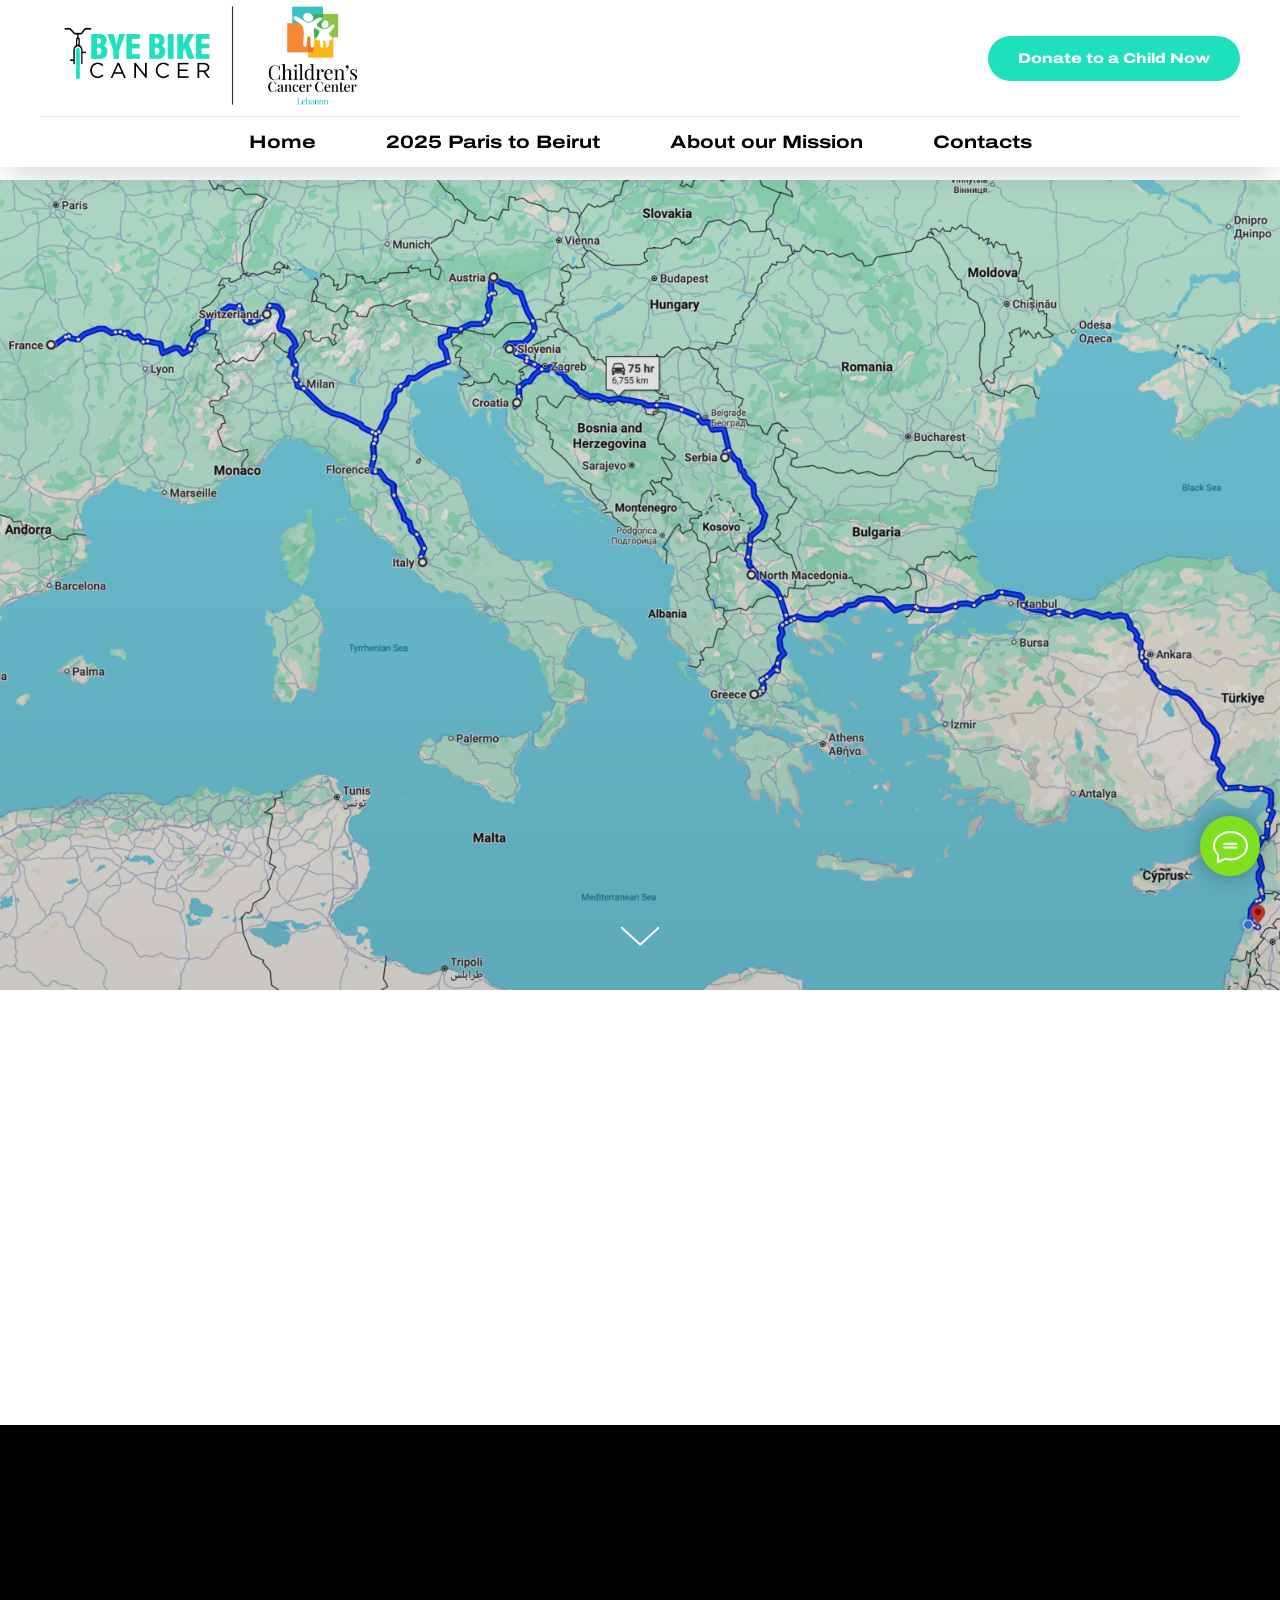
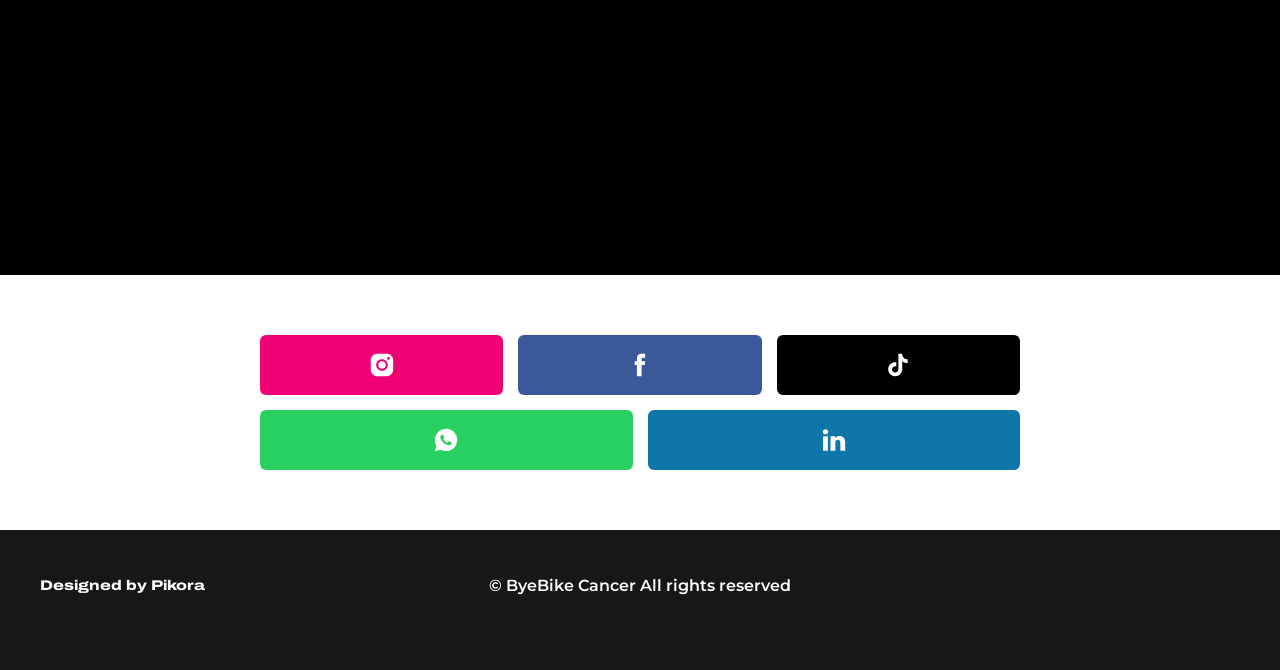
<file: contact/index.html>
<!DOCTYPE html> <html lang="en"> <head> <meta charset="utf-8" /> <meta http-equiv="Content-Type" content="text/html; charset=utf-8" /> <meta name="viewport" content="width=device-width, initial-scale=1.0" /> <!--metatextblock--> <title>ByeBike Cancer | Contact</title> <meta name="description" content="Get in touch with the Bye Bike Cancer team. Partner, donate, join the ride, or ask a question—we’d love to hear from you." /> <meta property="og:url" content="https://byebikecancer.com/contact/" /> <meta property="og:title" content="ByeBike Cancer | Contact" /> <meta property="og:description" content="Get in touch with the Bye Bike Cancer team. Partner, donate, join the ride, or ask a question—we’d love to hear from you." /> <meta property="og:type" content="website" /> <meta property="og:image" content="https://byebikecancer.com/images/tild6137-3861-4839-b439-393033666362__byebike-cancer-by-ra.jpg" /> <link rel="canonical" href="https://byebikecancer.com/contact/"> <!--/metatextblock--> <meta name="format-detection" content="telephone=no" /> <meta http-equiv="x-dns-prefetch-control" content="on"> <link rel="dns-prefetch" href="https://ws.tildacdn.com">  <link rel="dns-prefetch" href="https://fonts.tildacdn.com"> <link rel="shortcut icon" href="../images/tild3261-3633-4365-a162-386236326361__byebike-fav.jpg" type="image/x-icon" /> <!-- Assets --> <script src="https://neo.tildacdn.com/js/tilda-fallback-1.0.min.js" async charset="utf-8"></script> <link rel="stylesheet" href="../css/tilda-grid-3.0.min.css" type="text/css" media="all" onerror="this.loaderr='y';"/> <link rel="stylesheet" href="../css/tilda-blocks-page72897313.min.css?t=1769771667" type="text/css" media="all" onerror="this.loaderr='y';" /> <link rel="preconnect" href="https://fonts.gstatic.com"> <link href="https://fonts.googleapis.com/css2?family=Montserrat:wght@100..900&subset=latin,cyrillic" rel="stylesheet"> <link rel="stylesheet" href="../css/tilda-animation-2.0.min.css" type="text/css" media="all" onerror="this.loaderr='y';" /> <link rel="stylesheet" href="../css/tilda-cover-1.0.min.css" type="text/css" media="all" onerror="this.loaderr='y';" /> <link rel="preload" href="../fonts/archivo-expanded-800.woff2" as="font" type="font/woff2" crossorigin> <link rel="stylesheet" href="../css/fonts.css" type="text/css" media="all" /> <script type="text/javascript">TildaFonts=["90001","90002"];window.tildafontsswap="y";</script> <script type="text/javascript" src="../js/tilda-fonts.min.js" charset="utf-8" onerror="this.loaderr='y';"></script> <script nomodule src="../js/tilda-polyfill-1.0.min.js" charset="utf-8"></script> <script type="text/javascript">function t_onReady(func) {if(document.readyState!='loading') {func();} else {document.addEventListener('DOMContentLoaded',func);}}
function t_onFuncLoad(funcName,okFunc,time) {if(typeof window[funcName]==='function') {okFunc();} else {setTimeout(function() {t_onFuncLoad(funcName,okFunc,time);},(time||100));}}function t_throttle(fn,threshhold,scope) {return function() {fn.apply(scope||this,arguments);};}</script> <script src="../js/tilda-scripts-3.0.min.js" charset="utf-8" defer onerror="this.loaderr='y';"></script> <script src="../js/tilda-blocks-page72897313.min.js?t=1769771667" charset="utf-8" async onerror="this.loaderr='y';"></script> <script src="../js/lazyload-1.3.min.export.js" charset="utf-8" async onerror="this.loaderr='y';"></script> <script src="../js/tilda-animation-2.0.min.js" charset="utf-8" async onerror="this.loaderr='y';"></script> <script src="../js/tilda-cover-1.0.min.js" charset="utf-8" async onerror="this.loaderr='y';"></script> <script src="../js/tilda-menu-1.0.min.js" charset="utf-8" async onerror="this.loaderr='y';"></script> <script src="../js/tilda-skiplink-1.0.min.js" charset="utf-8" async onerror="this.loaderr='y';"></script> <script src="../js/tilda-events-1.0.min.js" charset="utf-8" async onerror="this.loaderr='y';"></script> <!-- nominify begin --><!-- Google Tag Manager --> <script>(function(w,d,s,l,i){w[l]=w[l]||[];w[l].push({'gtm.start':
new Date().getTime(),event:'gtm.js'});var f=d.getElementsByTagName(s)[0],
j=d.createElement(s),dl=l!='dataLayer'?'&l='+l:'';j.async=true;j.src=
'https://www.googletagmanager.com/gtm.js?id='+i+dl;f.parentNode.insertBefore(j,f);
})(window,document,'script','dataLayer','GTM-M7MP94B8');</script> <!-- End Google Tag Manager --><!-- nominify end --><script type="text/javascript">window.dataLayer=window.dataLayer||[];</script> <script type="text/javascript">(function() {if((/bot|google|yandex|baidu|bing|msn|duckduckbot|teoma|slurp|crawler|spider|robot|crawling|facebook/i.test(navigator.userAgent))===false&&typeof(sessionStorage)!='undefined'&&sessionStorage.getItem('visited')!=='y'&&document.visibilityState){var style=document.createElement('style');style.type='text/css';style.innerHTML='@media screen and (min-width: 980px) {.t-records {opacity: 0;}.t-records_animated {-webkit-transition: opacity ease-in-out .2s;-moz-transition: opacity ease-in-out .2s;-o-transition: opacity ease-in-out .2s;transition: opacity ease-in-out .2s;}.t-records.t-records_visible {opacity: 1;}}';document.getElementsByTagName('head')[0].appendChild(style);function t_setvisRecs(){var alr=document.querySelectorAll('.t-records');Array.prototype.forEach.call(alr,function(el) {el.classList.add("t-records_animated");});setTimeout(function() {Array.prototype.forEach.call(alr,function(el) {el.classList.add("t-records_visible");});sessionStorage.setItem("visited","y");},400);}
document.addEventListener('DOMContentLoaded',t_setvisRecs);}})();</script></head> <body class="t-body" style="margin:0;"> <!--allrecords--> <div id="allrecords" data-tilda-export="yes" class="t-records" data-hook="blocks-collection-content-node" data-tilda-project-id="13927579" data-tilda-page-id="72897313" data-tilda-page-alias="contact" data-tilda-formskey="f36ff591d635877b6b72a7b013927579" data-tilda-cookie="no" data-tilda-lazy="yes" data-tilda-root-zone="one" data-tilda-project-headcode="yes" data-tilda-project-country="LB"> <!--header--> <header id="t-header" class="t-records" data-hook="blocks-collection-content-node" data-tilda-project-id="13927579" data-tilda-page-id="72456773" data-tilda-page-alias="menu" data-tilda-formskey="f36ff591d635877b6b72a7b013927579" data-tilda-cookie="no" data-tilda-lazy="yes" data-tilda-root-zone="one" data-tilda-project-headcode="yes" data-tilda-project-country="LB"> <div id="rec1166727266" class="r t-rec" style=" " data-animationappear="off" data-record-type="967"> <!-- T967 --> <div id="nav1166727266marker"></div> <div class="tmenu-mobile"> <div class="tmenu-mobile__container"> <div class="tmenu-mobile__text t-name t-name_md" field="menu_mob_title">&nbsp;</div> <button type="button"
class="t-menuburger t-menuburger_first "
aria-label="Navigation menu"
aria-expanded="false"> <span style="background-color:#000;"></span> <span style="background-color:#000;"></span> <span style="background-color:#000;"></span> <span style="background-color:#000;"></span> </button> <script>function t_menuburger_init(recid) {var rec=document.querySelector('#rec' + recid);if(!rec) return;var burger=rec.querySelector('.t-menuburger');if(!burger) return;var isSecondStyle=burger.classList.contains('t-menuburger_second');if(isSecondStyle&&!window.isMobile&&!('ontouchend' in document)) {burger.addEventListener('mouseenter',function() {if(burger.classList.contains('t-menuburger-opened')) return;burger.classList.remove('t-menuburger-unhovered');burger.classList.add('t-menuburger-hovered');});burger.addEventListener('mouseleave',function() {if(burger.classList.contains('t-menuburger-opened')) return;burger.classList.remove('t-menuburger-hovered');burger.classList.add('t-menuburger-unhovered');setTimeout(function() {burger.classList.remove('t-menuburger-unhovered');},300);});}
burger.addEventListener('click',function() {if(!burger.closest('.tmenu-mobile')&&!burger.closest('.t450__burger_container')&&!burger.closest('.t466__container')&&!burger.closest('.t204__burger')&&!burger.closest('.t199__js__menu-toggler')) {burger.classList.toggle('t-menuburger-opened');burger.classList.remove('t-menuburger-unhovered');}});var menu=rec.querySelector('[data-menu="yes"]');if(!menu) return;var menuLinks=menu.querySelectorAll('.t-menu__link-item');var submenuClassList=['t978__menu-link_hook','t978__tm-link','t966__tm-link','t794__tm-link','t-menusub__target-link'];Array.prototype.forEach.call(menuLinks,function(link) {link.addEventListener('click',function() {var isSubmenuHook=submenuClassList.some(function(submenuClass) {return link.classList.contains(submenuClass);});if(isSubmenuHook) return;burger.classList.remove('t-menuburger-opened');});});menu.addEventListener('clickedAnchorInTooltipMenu',function() {burger.classList.remove('t-menuburger-opened');});}
t_onReady(function() {t_onFuncLoad('t_menuburger_init',function(){t_menuburger_init('1166727266');});});</script> <style>.t-menuburger{position:relative;flex-shrink:0;width:28px;height:20px;padding:0;border:none;background-color:transparent;outline:none;-webkit-transform:rotate(0deg);transform:rotate(0deg);transition:transform .5s ease-in-out;cursor:pointer;z-index:999;}.t-menuburger span{display:block;position:absolute;width:100%;opacity:1;left:0;-webkit-transform:rotate(0deg);transform:rotate(0deg);transition:.25s ease-in-out;height:3px;background-color:#000;}.t-menuburger span:nth-child(1){top:0px;}.t-menuburger span:nth-child(2),.t-menuburger span:nth-child(3){top:8px;}.t-menuburger span:nth-child(4){top:16px;}.t-menuburger__big{width:42px;height:32px;}.t-menuburger__big span{height:5px;}.t-menuburger__big span:nth-child(2),.t-menuburger__big span:nth-child(3){top:13px;}.t-menuburger__big span:nth-child(4){top:26px;}.t-menuburger__small{width:22px;height:14px;}.t-menuburger__small span{height:2px;}.t-menuburger__small span:nth-child(2),.t-menuburger__small span:nth-child(3){top:6px;}.t-menuburger__small span:nth-child(4){top:12px;}.t-menuburger-opened span:nth-child(1){top:8px;width:0%;left:50%;}.t-menuburger-opened span:nth-child(2){-webkit-transform:rotate(45deg);transform:rotate(45deg);}.t-menuburger-opened span:nth-child(3){-webkit-transform:rotate(-45deg);transform:rotate(-45deg);}.t-menuburger-opened span:nth-child(4){top:8px;width:0%;left:50%;}.t-menuburger-opened.t-menuburger__big span:nth-child(1){top:6px;}.t-menuburger-opened.t-menuburger__big span:nth-child(4){top:18px;}.t-menuburger-opened.t-menuburger__small span:nth-child(1),.t-menuburger-opened.t-menuburger__small span:nth-child(4){top:6px;}@media (hover),(min-width:0\0){.t-menuburger_first:hover span:nth-child(1){transform:translateY(1px);}.t-menuburger_first:hover span:nth-child(4){transform:translateY(-1px);}.t-menuburger_first.t-menuburger__big:hover span:nth-child(1){transform:translateY(3px);}.t-menuburger_first.t-menuburger__big:hover span:nth-child(4){transform:translateY(-3px);}}.t-menuburger_second span:nth-child(2),.t-menuburger_second span:nth-child(3){width:80%;left:20%;right:0;}@media (hover),(min-width:0\0){.t-menuburger_second.t-menuburger-hovered span:nth-child(2),.t-menuburger_second.t-menuburger-hovered span:nth-child(3){animation:t-menuburger-anim 0.3s ease-out normal forwards;}.t-menuburger_second.t-menuburger-unhovered span:nth-child(2),.t-menuburger_second.t-menuburger-unhovered span:nth-child(3){animation:t-menuburger-anim2 0.3s ease-out normal forwards;}}.t-menuburger_second.t-menuburger-opened span:nth-child(2),.t-menuburger_second.t-menuburger-opened span:nth-child(3){left:0;right:0;width:100%!important;}.t-menuburger_third span:nth-child(4){width:70%;left:unset;right:0;}@media (hover),(min-width:0\0){.t-menuburger_third:not(.t-menuburger-opened):hover span:nth-child(4){width:100%;}}.t-menuburger_third.t-menuburger-opened span:nth-child(4){width:0!important;right:50%;}.t-menuburger_fourth{height:12px;}.t-menuburger_fourth.t-menuburger__small{height:8px;}.t-menuburger_fourth.t-menuburger__big{height:18px;}.t-menuburger_fourth span:nth-child(2),.t-menuburger_fourth span:nth-child(3){top:4px;opacity:0;}.t-menuburger_fourth span:nth-child(4){top:8px;}.t-menuburger_fourth.t-menuburger__small span:nth-child(2),.t-menuburger_fourth.t-menuburger__small span:nth-child(3){top:3px;}.t-menuburger_fourth.t-menuburger__small span:nth-child(4){top:6px;}.t-menuburger_fourth.t-menuburger__small span:nth-child(2),.t-menuburger_fourth.t-menuburger__small span:nth-child(3){top:3px;}.t-menuburger_fourth.t-menuburger__small span:nth-child(4){top:6px;}.t-menuburger_fourth.t-menuburger__big span:nth-child(2),.t-menuburger_fourth.t-menuburger__big span:nth-child(3){top:6px;}.t-menuburger_fourth.t-menuburger__big span:nth-child(4){top:12px;}@media (hover),(min-width:0\0){.t-menuburger_fourth:not(.t-menuburger-opened):hover span:nth-child(1){transform:translateY(1px);}.t-menuburger_fourth:not(.t-menuburger-opened):hover span:nth-child(4){transform:translateY(-1px);}.t-menuburger_fourth.t-menuburger__big:not(.t-menuburger-opened):hover span:nth-child(1){transform:translateY(3px);}.t-menuburger_fourth.t-menuburger__big:not(.t-menuburger-opened):hover span:nth-child(4){transform:translateY(-3px);}}.t-menuburger_fourth.t-menuburger-opened span:nth-child(1),.t-menuburger_fourth.t-menuburger-opened span:nth-child(4){top:4px;}.t-menuburger_fourth.t-menuburger-opened span:nth-child(2),.t-menuburger_fourth.t-menuburger-opened span:nth-child(3){opacity:1;}@keyframes t-menuburger-anim{0%{width:80%;left:20%;right:0;}50%{width:100%;left:0;right:0;}100%{width:80%;left:0;right:20%;}}@keyframes t-menuburger-anim2{0%{width:80%;left:0;}50%{width:100%;right:0;left:0;}100%{width:80%;left:20%;right:0;}}</style> </div> </div> <style>.tmenu-mobile{background-color:#111;display:none;width:100%;top:0;z-index:990;}.tmenu-mobile_positionfixed{position:fixed;}.tmenu-mobile__text{color:#fff;}.tmenu-mobile__container{min-height:64px;padding:20px;position:relative;box-sizing:border-box;display:-webkit-flex;display:-ms-flexbox;display:flex;-webkit-align-items:center;-ms-flex-align:center;align-items:center;-webkit-justify-content:space-between;-ms-flex-pack:justify;justify-content:space-between;}.tmenu-mobile__list{display:block;}.tmenu-mobile__burgerlogo{display:inline-block;font-size:24px;font-weight:400;white-space:nowrap;vertical-align:middle;}.tmenu-mobile__imglogo{height:auto;display:block;max-width:300px!important;box-sizing:border-box;padding:0;margin:0 auto;}@media screen and (max-width:980px){.tmenu-mobile__menucontent_hidden{display:none;height:100%;}.tmenu-mobile{display:block;}}@media screen and (max-width:980px){#rec1166727266 .t-menuburger{-webkit-order:1;-ms-flex-order:1;order:1;}}</style> <div id="nav1166727266" class="t967 t967__positionabsolute tmenu-mobile__menucontent_hidden" style="background-color: rgba(255,255,255,1); " data-bgcolor-hex="#ffffff" data-bgcolor-rgba="rgba(255,255,255,1)" data-navmarker="nav1166727266marker" data-appearoffset="" data-bgopacity-two="100" data-menushadow="" data-menushadow-css="0px 15px 30px -10px rgba(0,11,48,0.2)" data-bgopacity="1" data-bgcolor-rgba-afterscroll="rgba(255,255,255,1)" data-menu-items-align="center" data-menu="yes"> <div class="t967__maincontainer "> <div class="t967__top" style="height:13vh;"> <div class="t967__logo"> <div style="display: block;"> <a href="../"> <img class="t967__imglogo t967__imglogomobile"
src="../images/tild3062-6537-4130-b038-353565386162__00-logos.png"
imgfield="img"
style="max-width: 350px; width: 350px;"
alt=""> </a> </div> </div> <nav class="t967__listwrapper t967__mobilelist"> <ul role="list" class="t967__list"> <li class="t967__list-item"
style="padding:0 35px 0 0;"> <a class="t-menu__link-item"
href="../" data-menu-submenu-hook="" data-menu-item-number="1">
Home
</a> </li> <li class="t967__list-item"
style="padding:0 35px;"> <a class="t-menu__link-item"
href="../ride2025/" data-menu-submenu-hook="" data-menu-item-number="2">
2025 Paris to Beirut
</a> </li> <li class="t967__list-item"
style="padding:0 35px;"> <a class="t-menu__link-item"
href="../mission/" data-menu-submenu-hook="" data-menu-item-number="3">
About our Mission
</a> </li> <li class="t967__list-item"
style="padding:0 0 0 35px;"> <a class="t-menu__link-item"
href="../contact/" data-menu-submenu-hook="" data-menu-item-number="4">
Contacts
</a> </li> </ul> </nav> <div class="t967__additionalwrapper"> <a
class="t-btn t-btnflex t-btnflex_type_button t-btnflex_sm t967__button"
href="https://fundahope.com/en/campaigns/byebike-cancer"
target="_blank"><span class="t-btnflex__text">Donate to a Child Now</span> <style>#rec1166727266 .t-btnflex.t-btnflex_type_button {color:#ffffff;background-color:#1fe0bd;--border-width:0px;border-style:none !important;border-radius:100px;box-shadow:none !important;transition-duration:0.2s;transition-property:background-color,color,border-color,box-shadow,opacity,transform,gap;transition-timing-function:ease-in-out;}</style></a> </div> </div> <div class="t967__bottom" style="height:50px;"> <div class="t967__middlelinewrapper"> <div class="t967__linewrapper"> <div
class="t-divider t967__horizontalline" data-divider-fieldset="color,bordersize,opacity"
style=" "></div> </div> </div> <div class="t967__bottomwrapper" style="height:50px;"> <nav class="t967__listwrapper t967__desktoplist"> <ul role="list" class="t967__list t-menu__list t967__menualign_center" style=""> <li class="t967__list-item"
style="padding:0 35px 0 0;"> <a class="t-menu__link-item"
href="../" data-menu-submenu-hook="" data-menu-item-number="1">
Home
</a> </li> <li class="t967__list-item"
style="padding:0 35px;"> <a class="t-menu__link-item"
href="../ride2025/" data-menu-submenu-hook="" data-menu-item-number="2">
2025 Paris to Beirut
</a> </li> <li class="t967__list-item"
style="padding:0 35px;"> <a class="t-menu__link-item"
href="../mission/" data-menu-submenu-hook="" data-menu-item-number="3">
About our Mission
</a> </li> <li class="t967__list-item"
style="padding:0 0 0 35px;"> <a class="t-menu__link-item"
href="../contact/" data-menu-submenu-hook="" data-menu-item-number="4">
Contacts
</a> </li> </ul> </nav> </div> </div> </div> </div> <style>@media screen and (max-width:980px){#rec1166727266 .t967__leftcontainer{padding:20px;}}@media screen and (max-width:980px){#rec1166727266 .t967__imglogo{padding:20px 0;}}</style> <style>@media screen and (max-width:980px){#rec1166727266 .tmenu-mobile{background-color:#ffffff;}}</style> <script>t_onReady(function() {t_onFuncLoad('t_menu__highlightActiveLinks',function() {t_menu__highlightActiveLinks('.t967 .t-menu__link-item');});});t_onFuncLoad('t_menu__setBGcolor',function() {window.addEventListener('resize',t_throttle(function() {t_menu__setBGcolor('1166727266','.t967');}));});t_onReady(function() {t_onFuncLoad('t_menu__setBGcolor',function() {t_menu__setBGcolor('1166727266','.t967');});t_onFuncLoad('t_menu__interactFromKeyboard',function() {t_menu__interactFromKeyboard('1166727266');});});</script> <script>t_onReady(function() {var rec=document.querySelector('#rec1166727266');if(!rec) return;var wrapperBlock=rec.querySelector('.t967');if(!wrapperBlock) return;t_onFuncLoad('t_menu__createMobileMenu',function() {t_menu__createMobileMenu('1166727266','.t967');});});</script> <style>#rec1166727266 .t-menu__link-item{-webkit-transition:color 0.3s ease-in-out,opacity 0.3s ease-in-out;transition:color 0.3s ease-in-out,opacity 0.3s ease-in-out;}#rec1166727266 .t-menu__link-item.t-active:not(.t978__menu-link){color:#1fe0bd !important;}#rec1166727266 .t-menu__link-item:not(.t-active):not(.tooltipstered):hover{color:#1fe0bd !important;}#rec1166727266 .t-menu__link-item:not(.t-active):not(.tooltipstered):focus-visible{color:#1fe0bd !important;}@supports (overflow:-webkit-marquee) and (justify-content:inherit){#rec1166727266 .t-menu__link-item,#rec1166727266 .t-menu__link-item.t-active{opacity:1 !important;}}</style> <style> #rec1166727266 .t967__additional-descr{font-family:'Montserrat';}</style> <style>#rec1166727266 .t967 {box-shadow:0px 15px 30px -10px rgba(0,11,48,0.2);}</style> </div> <div id="rec1183327201" class="r t-rec" style=" " data-animationappear="off" data-record-type="825"> <!-- t825 --> <div class="t825"> <div class="t825__btn"
style="bottom:20px;right:20px;left:initial;"> <button type="button" class="t825__btn_wrapper t825__btn_animate" style="background:#80e01f;"> <div class="t825__animated-circle" style="border-color:#80e01f;"></div> <svg role="presentation" class="t825__icon" width="35" height="32" viewBox="0 0 35 32" fill="none" xmlns="http://www.w3.org/2000/svg"> <path stroke="#ffffff" stroke-width="2" stroke-miterlimit="10" stroke-linecap="round" stroke-linejoin="round" fill="none" d="M11.2667 12.6981H23.3667M11.2667 16.4717H23.3667M4.8104 23.5777C2.4311 21.1909 1 18.1215 1 14.7736C1 7.16679 8.38723 1 17.5 1C26.6128 1 34 7.16679 34 14.7736C34 22.3804 26.6128 28.5472 17.5 28.5472C15.6278 28.5472 13.8286 28.2868 12.1511 27.8072L12 27.7925L5.03333 31V23.8219L4.8104 23.5777Z" /> </svg> <svg role="presentation" class="t825__icon-close" width="16px" height="16px" viewBox="0 0 23 23" version="1.1" xmlns="http://www.w3.org/2000/svg" xmlns:xlink="http://www.w3.org/1999/xlink"> <g stroke="none" stroke-width="1" fill="#000" fill-rule="evenodd"> <rect transform="translate(11.313708, 11.313708) rotate(-45.000000) translate(-11.313708, -11.313708)" x="10.3137085" y="-3.6862915" width="2" height="30"></rect> <rect transform="translate(11.313708, 11.313708) rotate(-315.000000) translate(-11.313708, -11.313708)" x="10.3137085" y="-3.6862915" width="2" height="30"></rect> </g> </svg> </button> </div> <div class="t825__popup" data-track-popup="/tilda/popup/rec1183327201/opened"> <div class="t825__popup-container" style="bottom:95px;right:20px;left:initial;"> <div class="t825__mobile-top-panel"> <div class="t825__mobile-top-panel_wrapper"> <button type="button" class="t825__mobile-close"> <svg role="presentation" class="t825__mobile-icon-close" width="16" height="16" viewBox="0 0 23 23" xmlns="http://www.w3.org/2000/svg"> <g fill="#fff" fill-rule="evenodd"> <path d="M0 1.414 1.415 0l21.213 21.213-1.414 1.414z"/> <path d="m21.213 0 1.414 1.415L1.414 22.628 0 21.214z"/> </g> </svg> </button> </div> </div> <div class="t825__wrapper" style=""> <div class="t825__text-wrapper"> <div class="t825__title t-name t-name_xl">Contact us</div> </div> <div class="t825__messenger-wrapper"> <!-- new soclinks --> <div class="t825__messenger-block t825__messenger-block_single "><a href="https://wa.me/9613461106?text=WhatsApp" class="t825__messenger t825__whatsapp t-name t-name_lg" target="_blank" rel="nofollow noopener"><svg role="presentation" width="62" height="62" xmlns="http://www.w3.org/2000/svg"><g fill="#27D061" fill-rule="nonzero"><path d="M32.367 14.888c-8.275 0-15.004 6.726-15.007 14.993a14.956 14.956 0 0 0 2.294 7.98l.356.567-1.515 5.533 5.677-1.488.548.325a14.979 14.979 0 0 0 7.634 2.09h.006c8.268 0 14.997-6.727 15-14.995a14.9 14.9 0 0 0-4.389-10.608 14.898 14.898 0 0 0-10.604-4.397zm8.417 21.34c-.369 1.052-2.138 2.013-2.989 2.142-.763.116-1.728.164-2.789-.179a25.28 25.28 0 0 1-2.524-.949c-4.444-1.95-7.345-6.502-7.566-6.802-.222-.301-1.809-2.443-1.809-4.661 0-2.218 1.144-3.307 1.55-3.759.406-.451.886-.564 1.181-.564.295 0 .591.003.849.016.272.014.637-.105.996.773.37.903 1.255 3.12 1.366 3.346.11.225.185.488.037.79-.148.3-.222.488-.443.75-.222.264-.465.588-.664.79-.222.224-.453.469-.194.92.258.45 1.147 1.926 2.463 3.12 1.692 1.535 3.119 2.011 3.562 2.237.443.226.701.188.96-.113.258-.3 1.106-1.316 1.401-1.766.295-.45.59-.376.997-.226.406.15 2.583 1.24 3.026 1.466.443.226.738.338.849.526.11.188.11 1.09-.259 2.143z" /><path d="M31 0C13.88 0 0 13.88 0 31c0 17.12 13.88 31 31 31 17.12 0 31-13.88 31-31C62 13.88 48.12 0 31 0zm1.283 47.573h-.007c-3 0-5.948-.75-8.566-2.171l-9.502 2.48 2.543-9.243a17.735 17.735 0 0 1-2.392-8.918c.003-9.836 8.044-17.838 17.924-17.838 4.795.002 9.296 1.86 12.68 5.232 3.384 3.371 5.247 7.853 5.245 12.62-.004 9.836-8.046 17.838-17.925 17.838z" /></g></svg></a><div class="t825__messenger-descr t-descr t-descr_xs">WhatsApp</div></div> <!-- /new soclinks --> </div> </div> </div> </div> </div> <style>#rec1183327201 .t825__btn-text{background:#f6f6f6;}#rec1183327201 .t825__btn-text::after{border-left-color:#f6f6f6;border-right-color:transparent;}#rec1183327201 .t825__btn-text{color:#242424;}</style> <script>t_onReady(function() {t_onFuncLoad('t825_initPopup',function() {t825_initPopup('1183327201');});});</script> </div> </header> <!--/header--> <div id="rec1184265606" class="r t-rec t-rec_pt_180 t-screenmin-640px" style="padding-top:180px; " data-animationappear="off" data-record-type="206" data-screen-min="640px"> <!-- cover --> <div class="t-cover" id="recorddiv1184265606"bgimgfield="img"style="height:90vh;background-image:url('../images/tild3133-6561-4434-b562-653238633337__-__resize__20x__screenshot_2025-07-3.png');"> <div class="t-cover__carrier" id="coverCarry1184265606"data-content-cover-id="1184265606"data-content-cover-bg="../images/tild3133-6561-4434-b562-653238633337__screenshot_2025-07-3.png"data-display-changed="true"data-content-cover-height="90vh"data-content-cover-parallax=""data-content-use-image-for-mobile-cover=""style="height:90vh;background-attachment:scroll; "itemscope itemtype="http://schema.org/ImageObject"><meta itemprop="image" content="../images/tild3133-6561-4434-b562-653238633337__screenshot_2025-07-3.png"></div> <div class="t-cover__filter" style="height:90vh;background-image: linear-gradient(to bottom, rgba(0,0,0,0.10), rgba(0,0,0,0.20));"></div> <div class="t-container"> <div class="t-col t-col_12"> <div class="t-cover__wrapper t-valign_middle" style="height:90vh; position: relative;z-index: 1;"> <div class="t183"> <div data-hook-content="covercontent"> <div class="t183__wrapper"> <div class="t183__content-wrapper"> </div> </div> </div> </div> </div> </div> </div> <!-- arrow --> <div class="t-cover__arrow"><div class="t-cover__arrow-wrapper t-cover__arrow-wrapper_animated"><div class="t-cover__arrow_mobile"><svg role="presentation" class="t-cover__arrow-svg" style="fill:#ffffff;" x="0px" y="0px" width="38.417px" height="18.592px" viewBox="0 0 38.417 18.592" style="enable-background:new 0 0 38.417 18.592;"><g><path d="M19.208,18.592c-0.241,0-0.483-0.087-0.673-0.261L0.327,1.74c-0.408-0.372-0.438-1.004-0.066-1.413c0.372-0.409,1.004-0.439,1.413-0.066L19.208,16.24L36.743,0.261c0.411-0.372,1.042-0.342,1.413,0.066c0.372,0.408,0.343,1.041-0.065,1.413L19.881,18.332C19.691,18.505,19.449,18.592,19.208,18.592z"/></g></svg></div></div></div> <!-- arrow --> </div> <style>#rec1184265606 .t-btn[data-btneffects-first],#rec1184265606 .t-btn[data-btneffects-second],#rec1184265606 .t-btn[data-btneffects-third],#rec1184265606 .t-btn[data-btneffects-block],#rec1184265606 .t-submit[data-btneffects-first],#rec1184265606 .t-submit[data-btneffects-second],#rec1184265606 .t-submit[data-btneffects-third],#rec1184265606 .t-submit[data-btneffects-block]{position:relative;overflow:hidden;isolation:isolate;}#rec1184265606 .t-btn[data-btneffects-first="btneffects-ripple"] .t-btn_effects,#rec1184265606 .t-submit[data-btneffects-first="btneffects-ripple"] .t-btn_effects{position:absolute;top:0;bottom:0;left:0;right:0;}#rec1184265606 .t-btn[data-btneffects-first="btneffects-ripple"] .t-btn_effects::after,#rec1184265606 .t-submit[data-btneffects-first="btneffects-ripple"] .t-btn_effects::after{content:'';position:absolute;height:350%;width:200%;top:0;left:-100%;background:rgba(255,255,255,0.8);border-radius:100%;-webkit-transform:scale(0);-ms-transform:scale(0);transform:scale(0);z-index:20;-webkit-animation-name:ripple;animation-name:ripple;-webkit-animation-duration:6s;animation-duration:6s;-webkit-animation-timing-function:linear;animation-timing-function:linear;-webkit-animation-iteration-count:infinite;animation-iteration-count:infinite;}#rec1184265606 .t-btn[data-btneffects-first="btneffects-ripple"] .t-btn_effects_md::after,#rec1184265606 .t-submit[data-btneffects-first="btneffects-ripple"] .t-btn_effects_md::after{left:-130%;}#rec1184265606 .t-btn[data-btneffects-first="btneffects-ripple"] .t-btn_effects_lg::after,#rec1184265606 .t-submit[data-btneffects-first="btneffects-ripple"] .t-btn_effects_lg::after{left:-150%;}@-webkit-keyframes ripple{20%{opacity:0;-webkit-transform:scale(2.5);transform:scale(2.5);}100%{opacity:0;-webkit-transform:scale(2.5);transform:scale(2.5);}}@keyframes ripple{20%{opacity:0;-webkit-transform:scale(2.5);transform:scale(2.5);}100%{opacity:0;-webkit-transform:scale(2.5);transform:scale(2.5);}}</style> <script>t_onReady(function() {window.setTimeout(function() {var rec=document.getElementById('rec1184265606');if(!rec) return;var firstButton=rec.querySelectorAll('.t-btn[data-btneffects-first], .t-submit[data-btneffects-first]');Array.prototype.forEach.call(firstButton,function(button) {var buttonEffect=button.querySelector('.t-btn_effects');if(!buttonEffect) {button.insertAdjacentHTML('beforeend','<div class="t-btn_effects"></div>');buttonEffect=button.querySelector('.t-btn_effects');};if(button.offsetWidth>260) {buttonEffect.classList.add('t-btn_effects_md');};if(button.offsetWidth>360) {buttonEffect.classList.remove('t-btn_effects_md');buttonEffect.classList.add('t-btn_effects_lg');}});},1000);});</script> <style> #rec1184265606 .t183__uptitle{font-family:'Montserrat';text-transform:uppercase;}@media screen and (min-width:900px){#rec1184265606 .t183__title{font-size:60px;}}</style> </div> <div id="rec1184166781" class="r t-rec t-rec_pt_60 t-rec_pb_105" style="padding-top:60px;padding-bottom:105px; " data-record-type="60"> <!-- T050 --> <div class="t050"> <div class="t-container t-align_center"> <div class="t-col t-col_10 t-prefix_1"> <div class="t050__title t-title t-title_xxl t-animate" data-animate-style="fadeinup" data-animate-group="yes" field="title">Whether you want to support the cause, join part of the ride, partner with us, or simply share a word of encouragement we’d love to hear from you. <br /><br /></div> <div class="t050__descr t-descr t-descr_xxl t-animate" data-animate-style="fadeinup" data-animate-group="yes" field="descr">Every message fuels our mission.<br />Every connection brings us closer to our goal.</div> </div> </div> </div> <style> #rec1184166781 .t050__uptitle{text-transform:uppercase;}#rec1184166781 .t050__title{font-size:24px;}#rec1184166781 .t050__descr{color:#1fe0bd;}@media screen and (min-width:900px){#rec1184166781 .t050__descr{font-size:34px;}}</style> </div> <!--footer--> <footer id="t-footer" class="t-records" data-hook="blocks-collection-content-node" data-tilda-project-id="13927579" data-tilda-page-id="72840309" data-tilda-formskey="f36ff591d635877b6b72a7b013927579" data-tilda-cookie="no" data-tilda-lazy="yes" data-tilda-root-zone="one" data-tilda-project-headcode="yes" data-tilda-project-country="LB"> <div id="rec1181855416" class="r t-rec t-rec_pt_105 t-rec_pb_60" style="padding-top:105px;padding-bottom:60px;background-color:#000000; " data-record-type="60" data-bg-color="#000000"> <!-- T050 --> <div class="t050"> <div class="t-container t-align_center"> <div class="t-col t-col_10 t-prefix_1"> <div class="t050__title t-title t-title_xxl t-animate" data-animate-style="fadeinup" data-animate-group="yes" field="title">If You Want To <span style="color: rgb(31, 224, 189);">Support Our Mission</span> lets get in touch!</div> <div class="t050__descr t-descr t-descr_xxl t-animate" data-animate-style="fadeinup" data-animate-group="yes" field="descr">+961 3 461 106<br />ralph@byebikecancer.com<br /><br />Follow us on our Social Channels!</div> </div> </div> </div> <style> #rec1181855416 .t050__uptitle{text-transform:uppercase;}#rec1181855416 .t050__title{color:#ffffff;}@media screen and (min-width:900px){#rec1181855416 .t050__title{font-size:42px;}}#rec1181855416 .t050__descr{font-size:22px;color:#ffffff;font-family:'DrukTextWideTT','Archivo Expanded';}</style> </div> <div id="rec1181875426" class="r t-rec t-rec_pt_60 t-rec_pb_60" style="padding-top:60px;padding-bottom:60px;background-color:#ffffff; " data-record-type="1036" data-bg-color="#ffffff"> <!-- t1036 --> <div class="t1036"> <div class="t1036__container t-container t-align_center"> <div class="t1036__wrapper t-col t-col_8 t-prefix_2"> <div
class="t1036__items-list t1036__items-list_3-child-in-row"> <div class="t1036__item"><a class="t-btn t-btnflex t1036__btn t1036__btn_instagram t1036__btn_md"href="https://www.instagram.com/byebikecancer/"target="_blank"rel="nofollow noopener"><svg class="t-sociallinks__svg" role="presentation" width=28px height=28px viewBox="0 0 100 100" fill="none" xmlns="http://www.w3.org/2000/svg"> <path d="M66.9644 10H33.04C20.3227 10 10 20.3227 10 32.9573V67.1167C10 79.6816 20.3227 90 33.04 90H66.96C79.6816 90 90 79.6816 90 67.0384V32.9616C90.0044 20.3227 79.6816 10 66.9644 10ZM29.2 50.0022C29.2 38.5083 38.5257 29.2 50.0022 29.2C61.4786 29.2 70.8 38.5083 70.8 50.0022C70.8 61.4961 61.4743 70.8 50.0022 70.8C38.5257 70.8 29.2 61.4961 29.2 50.0022ZM72.8854 31.2027C70.2079 31.2027 68.0789 29.0824 68.0789 26.4049C68.0789 23.7273 70.2035 21.6027 72.8854 21.6027C75.5586 21.6027 77.6833 23.7273 77.6833 26.4049C77.6833 29.0824 75.5586 31.2027 72.8854 31.2027Z" fill="#fff"/> <path d="M50.0022 36.4011C42.4659 36.4011 36.4011 42.4876 36.4011 50.0022C36.4011 57.5124 42.4659 63.6033 50.0022 63.6033C57.5429 63.6033 63.6033 57.5124 63.6033 50.0022C63.6033 42.492 57.4514 36.4011 50.0022 36.4011Z" fill="#fff"/> </svg></a> <style>#rec1181875426 .t1036__btn_instagram {color:#ffffff;background-color:#f00075;border-width:0px;border-style:none !important;border-radius:6px;box-shadow:none !important;transition-duration:0.2s;transition-property:background-color,color,border-color,box-shadow,opacity,transform,gap;transition-timing-function:ease-in-out;}</style></div><div class="t1036__item"><a class="t-btn t-btnflex t1036__btn t1036__btn_facebook t1036__btn_md"href="https://facebook.com/"target="_blank"rel="nofollow noopener"><svg class="t-sociallinks__svg" role="presentation" width=28px height=28px viewBox="0 0 100 100" fill="none" xmlns="http://www.w3.org/2000/svg"> <path d="M43.3077 14.1204C46.4333 11.1506 50.8581 10.1412 55.0516 10.0244C59.4777 9.98539 63.9037 10.0049 68.3285 10.0049C68.348 14.683 68.348 19.3416 68.3285 24.0197C65.4757 24.0197 62.6021 24.0197 59.7492 24.0197C57.9435 23.9028 56.0805 25.2811 55.7505 27.0868C55.7116 30.2125 55.7311 33.3369 55.7311 36.4625C59.9233 36.482 64.1168 36.4625 68.3091 36.482C67.9986 41.0042 67.436 45.5082 66.7761 49.9732C63.0684 50.0122 59.3608 49.9732 55.6531 49.9927C55.6142 63.3281 55.6726 76.6439 55.6336 89.9805C50.1203 90 44.6276 89.961 39.1142 90C39.0168 76.6646 39.1142 63.3293 39.0558 49.9927C36.377 49.9732 33.6788 50.0122 31 49.9732C31.0195 45.4887 31 41.0054 31 36.5404C33.6788 36.5015 36.377 36.5404 39.0558 36.521C39.1337 32.1728 38.9778 27.8052 39.1337 23.4571C39.4259 19.9833 40.7263 16.5082 43.3077 14.1204Z" fill="#fff"/> </svg></a> <style>#rec1181875426 .t1036__btn_facebook {color:#ffffff;background-color:#3b5998;border-width:0px;border-style:none !important;border-radius:6px;box-shadow:none !important;transition-duration:0.2s;transition-property:background-color,color,border-color,box-shadow,opacity,transform,gap;transition-timing-function:ease-in-out;}</style></div><div class="t1036__item"><a class="t-btn t-btnflex t1036__btn t1036__btn_tiktok t1036__btn_md"href="https://www.tiktok.com/@byebikecancer"target="_blank"rel="nofollow noopener"><svg class="t-sociallinks__svg" role="presentation" width=28px height=28px viewBox="0 0 100 100" fill="none" xmlns="http://www.w3.org/2000/svg"> <path d="M51.5101 10.0675C55.8728 10 60.2106 10.04 64.5433 10C64.8058 15.1028 66.6409 20.3005 70.3761 23.9082C74.1038 27.6059 79.3766 29.2985 84.5069 29.8711V43.2943C79.6991 43.1368 74.8688 42.1367 70.5061 40.0666C68.606 39.2066 66.8359 38.099 65.1033 36.9664C65.0808 46.707 65.1433 56.435 65.0408 66.1355C64.7808 70.7957 63.2432 75.4335 60.5331 79.2737C56.1728 85.6665 48.6049 89.8343 40.832 89.9643C36.0643 90.2368 31.3015 88.9367 27.2388 86.5416C20.5059 82.5714 15.7682 75.3035 15.0782 67.5031C14.9981 65.8355 14.9706 64.1704 15.0381 62.5428C15.6382 56.2 18.7759 50.1321 23.6461 46.0044C29.1664 41.1967 36.8993 38.9065 44.1397 40.2616C44.2072 45.1994 44.0097 50.1321 44.0097 55.0699C40.702 53.9998 36.8368 54.2999 33.9467 56.3075C31.8365 57.675 30.234 59.7702 29.3989 62.1403C28.7089 63.8304 28.9064 65.708 28.9464 67.5031C29.7389 72.9734 34.9992 77.5711 40.6145 77.0736C44.3372 77.0336 47.9049 74.8735 49.845 71.7108C50.4725 70.6032 51.1751 69.4707 51.2126 68.1681C51.5401 62.2053 51.4101 56.2675 51.4501 50.3046C51.4776 36.8664 51.4101 23.4657 51.5126 10.07L51.5101 10.0675Z" fill="#fff"/> </svg></a> <style>#rec1181875426 .t1036__btn_tiktok {color:#ffffff;background-color:#000;border-width:0px;border-style:none !important;border-radius:6px;box-shadow:none !important;transition-duration:0.2s;transition-property:background-color,color,border-color,box-shadow,opacity,transform,gap;transition-timing-function:ease-in-out;}</style></div><div class="t1036__item"><a class="t-btn t-btnflex t1036__btn t1036__btn_whatsapp t1036__btn_md"href="https://wa.me/11234567890?text=Hello%21%20I%27d%20like%20to%20place%20an%20order."target="_blank"rel="nofollow noopener"><svg class="t-sociallinks__svg" role="presentation" width=28px height=28px viewBox="0 0 100 100" fill="none"
xmlns="http://www.w3.org/2000/svg"> <path fill-rule="evenodd" clip-rule="evenodd"
d="M50.168 10C60.8239 10.004 70.8257 14.1522 78.346 21.6819C85.8676 29.2114 90.0066 39.2185 90 49.8636C89.9906 71.8252 72.1203 89.6956 50.1668 89.6956H50.1508C43.4852 89.6929 36.9338 88.0208 31.1162 84.8468L10 90.3853L15.6516 69.7437C12.1665 63.7042 10.3323 56.851 10.3349 49.8304C10.343 27.8676 28.2134 10 50.168 10V10ZM61.5376 54.7631C62.4507 55.0954 67.3433 57.5023 68.3389 58.0009C68.5313 58.0971 68.7113 58.1842 68.8784 58.265C69.5753 58.602 70.0458 58.8296 70.2462 59.1651C70.4947 59.5799 70.4947 61.5736 69.6654 63.8982C68.8359 66.2229 64.8605 68.3442 62.9478 68.63C61.2319 68.8865 59.0627 68.9928 56.6782 68.2353C55.2322 67.7767 53.3794 67.1653 51.0041 66.1392C41.6698 62.1082 35.3628 53.06 34.1747 51.3556C34.0919 51.2368 34.0341 51.1538 34.0017 51.1106L33.9981 51.1056C33.486 50.4243 29.9372 45.7022 29.9372 40.8149C29.9372 36.2325 32.1873 33.8303 33.2244 32.7232C33.2961 32.6467 33.3619 32.5763 33.4208 32.5118C34.3341 31.5149 35.412 31.2664 36.0751 31.2664C36.7385 31.2664 37.4029 31.2717 37.9826 31.301C38.0541 31.3046 38.1286 31.304 38.2056 31.3037C38.786 31.3001 39.5087 31.2957 40.2221 33.0089C40.4976 33.6707 40.9012 34.653 41.3265 35.6882C42.1818 37.7702 43.1251 40.066 43.2912 40.399C43.5397 40.8974 43.7058 41.4782 43.3736 42.1427C43.323 42.2436 43.2763 42.3387 43.2318 42.4295C42.9831 42.9364 42.7995 43.3104 42.378 43.8029C42.2125 43.9963 42.0413 44.2045 41.8703 44.4131C41.5273 44.8309 41.1842 45.2488 40.8853 45.5467C40.387 46.0425 39.8686 46.5808 40.4493 47.5777C41.0303 48.5731 43.028 51.8323 45.9867 54.472C49.1661 57.3091 51.93 58.5078 53.3318 59.1157C53.6058 59.2346 53.8279 59.3308 53.9907 59.4124C54.9849 59.9109 55.5658 59.8284 56.1465 59.1637C56.7274 58.4993 58.6347 56.2583 59.298 55.2615C59.9612 54.2646 60.6259 54.4307 61.5376 54.7631V54.7631Z"
fill="#fff" /> </svg></a> <style>#rec1181875426 .t1036__btn_whatsapp {color:#ffffff;background-color:#27d061;border-width:0px;border-style:none !important;border-radius:6px;box-shadow:none !important;transition-duration:0.2s;transition-property:background-color,color,border-color,box-shadow,opacity,transform,gap;transition-timing-function:ease-in-out;}</style></div><div class="t1036__item"><a class="t-btn t-btnflex t1036__btn t1036__btn_linkedin t1036__btn_md"href="https://www.linkedin.com/company/byebikecancer"target="_blank"rel="nofollow noopener"><svg class="t-sociallinks__svg" role="presentation" width=28px height=28px viewBox="0 0 100 100" fill="none" xmlns="http://www.w3.org/2000/svg"> <path d="M90 58.8676V88.444H72.8529V60.8481C72.8529 53.9164 70.3722 49.1856 64.1669 49.1856C59.429 49.1856 56.6096 52.374 55.3686 55.4587C54.9159 56.5614 54.7992 58.0965 54.7992 59.6388V88.444H37.6463C37.6463 88.444 37.877 41.7061 37.6463 36.8644H54.7963V44.1753C54.7617 44.2301 54.717 44.2891 54.6839 44.3425H54.7963V44.1753C57.0752 40.6654 61.1443 35.6522 70.2526 35.6522C81.5403 35.6522 90 43.025 90 58.8676ZM19.705 12C13.837 12 10 15.8486 10 20.9108C10 25.8621 13.7275 29.8274 19.4787 29.8274H19.5926C25.5745 29.8274 29.2933 25.8621 29.2933 20.9108C29.1809 15.8486 25.5745 12 19.705 12ZM11.0191 88.444H28.1647V36.8644H11.0191V88.444Z" fill="#fff"/> </svg></a> <style>#rec1181875426 .t1036__btn_linkedin {color:#ffffff;background-color:#0e76a8;border-width:0px;border-style:none !important;border-radius:6px;box-shadow:none !important;transition-duration:0.2s;transition-property:background-color,color,border-color,box-shadow,opacity,transform,gap;transition-timing-function:ease-in-out;}</style></div> </div> </div> <style>#rec1181875426 .t1036__items-list{gap:15px;-webkit-column-gap:15px;column-gap:15px;}#rec1181875426 .t1036__item{-webkit-flex-basis:calc(33.333333333333% - 15px);flex-basis:calc(33.333333333333% - 15px);}</style> </div> </div> </div> <div id="rec1181865391" class="r t-rec t-rec_pt_15 t-rec_pb_45" style="padding-top:15px;padding-bottom:45px;background-color:#171717; " data-record-type="463" data-bg-color="#171717"> <!-- T463 --> <div class="t463" id="t-footer_1181865391"> <div class="t463__maincontainer "> <div class="t463__content" style=""> <div class="t463__colwrapper"> <div class="t463__col"> <a class="t463__link" href="https://pikora.com/" target="_blank"> <div class="t463__logo t-title" field="title">Designed by Pikora</div> </a> </div> <div class="t463__col t463__col_center t-align_center"> <div class="t463__typo t463__copyright t-name t-name_xs" field="text">© ByeBike Cancer All rights reserved</div> </div> <div class="t463__col t-align_right"> </div> </div> </div> </div> </div> <style> #rec1181865391 .t463__link{font-size:14px;color:#ffffff;font-weight:600;}#rec1181865391 .t463__logo{font-size:14px;color:#ffffff;font-weight:600;}#rec1181865391 .t463__copyright{font-size:16px;font-family:'Montserrat';color:#ffffff;}</style> </div> </footer> <!--/footer--> </div> <!--/allrecords--> <!-- Stat --> <script type="text/javascript">if(!window.mainTracker) {window.mainTracker='tilda';}
window.tildastatcookie='no';setTimeout(function(){(function(d,w,k,o,g) {var n=d.getElementsByTagName(o)[0],s=d.createElement(o),f=function(){n.parentNode.insertBefore(s,n);};s.type="text/javascript";s.async=true;s.key=k;s.id="tildastatscript";s.src=g;if(w.opera=="[object Opera]") {d.addEventListener("DOMContentLoaded",f,false);} else {f();}})(document,window,'1bab086bd97ff6eef4482a7388f6c721','script','../js/tilda-stat-1.0.min.js');},2000);</script> </body> </html>
</file>
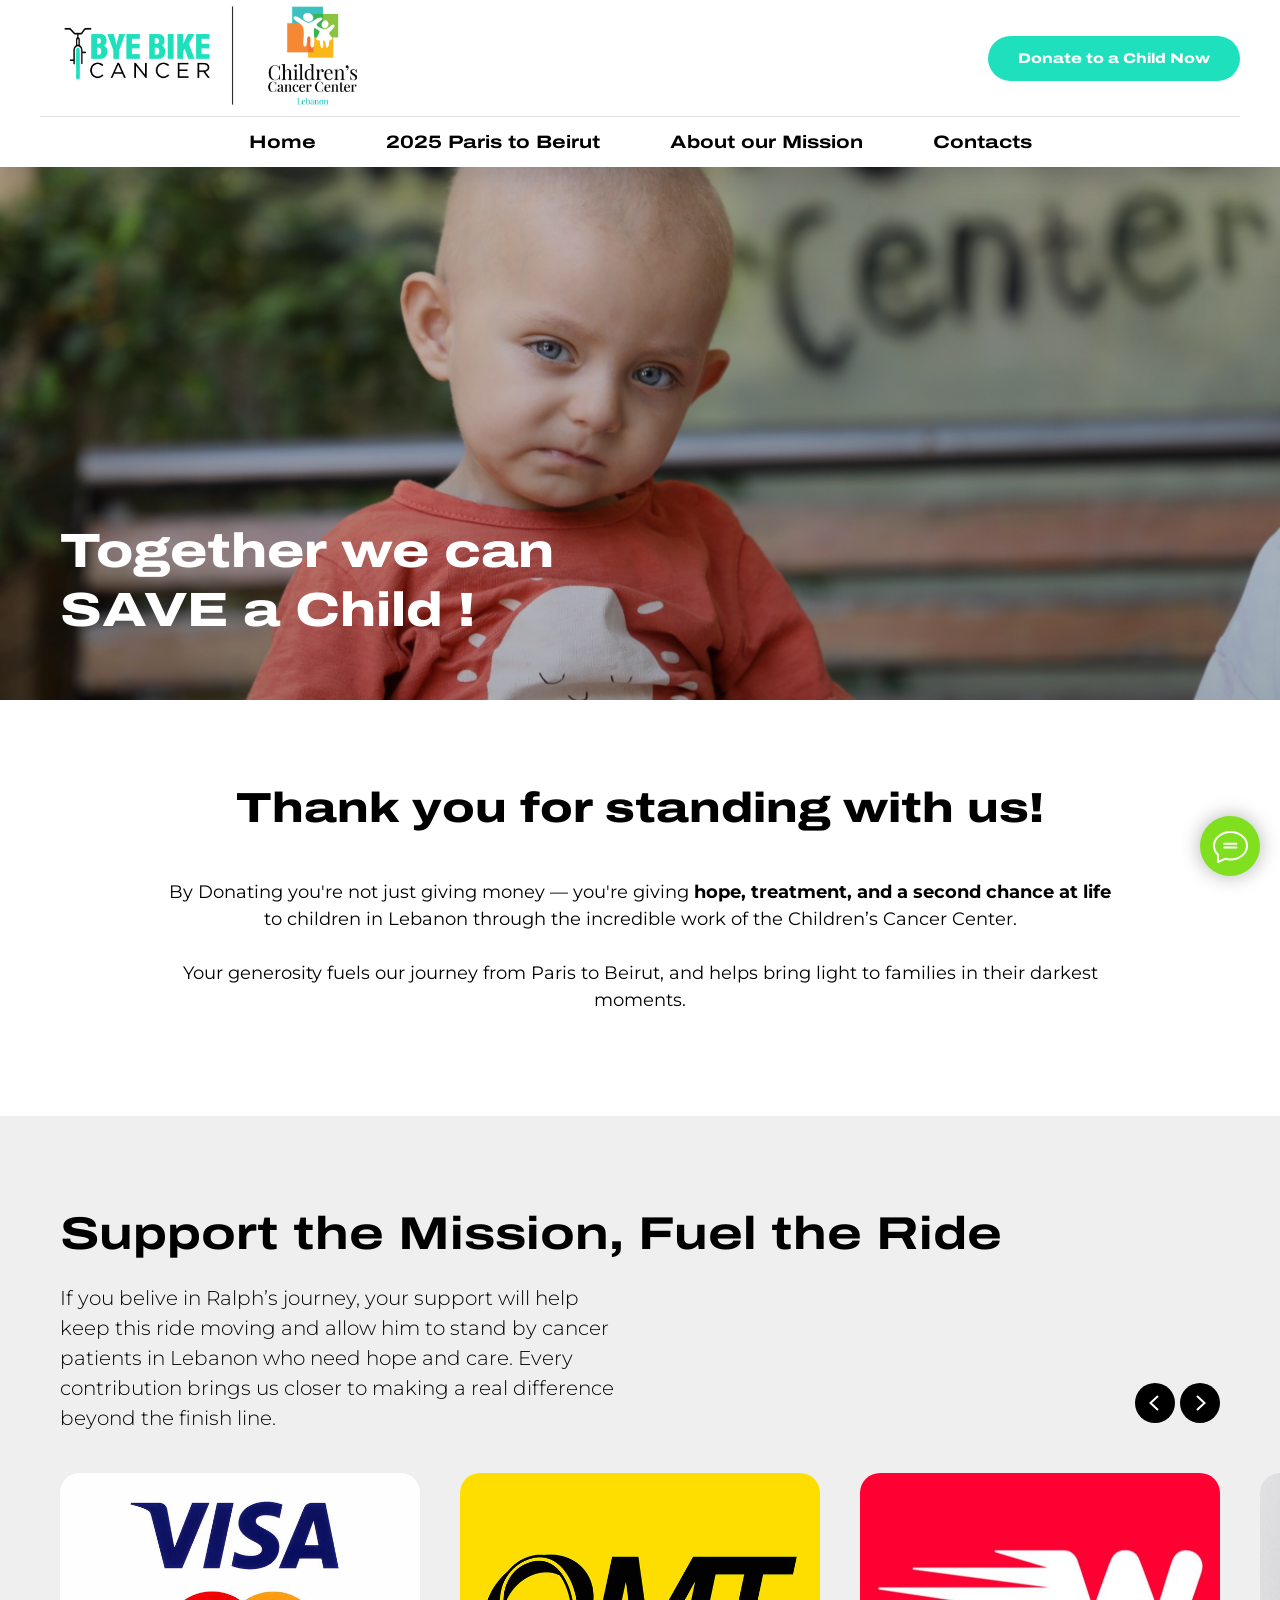
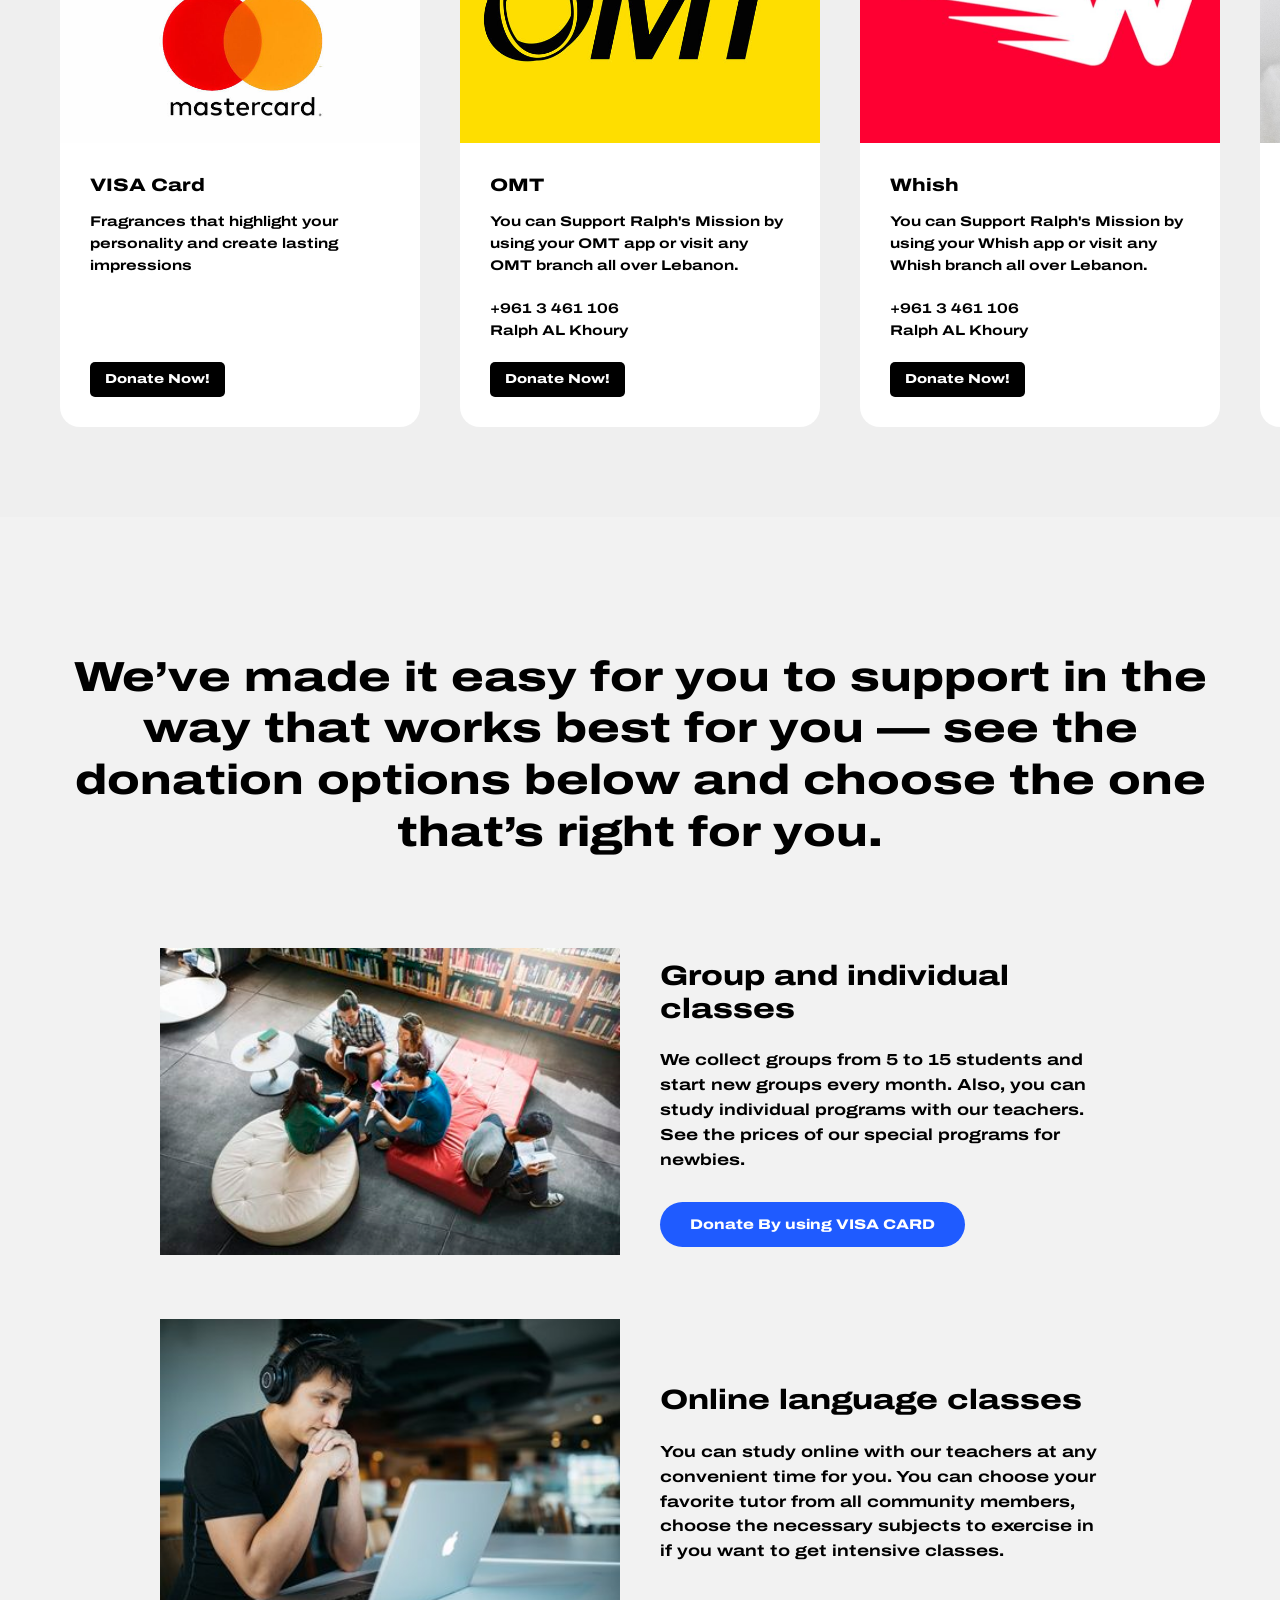
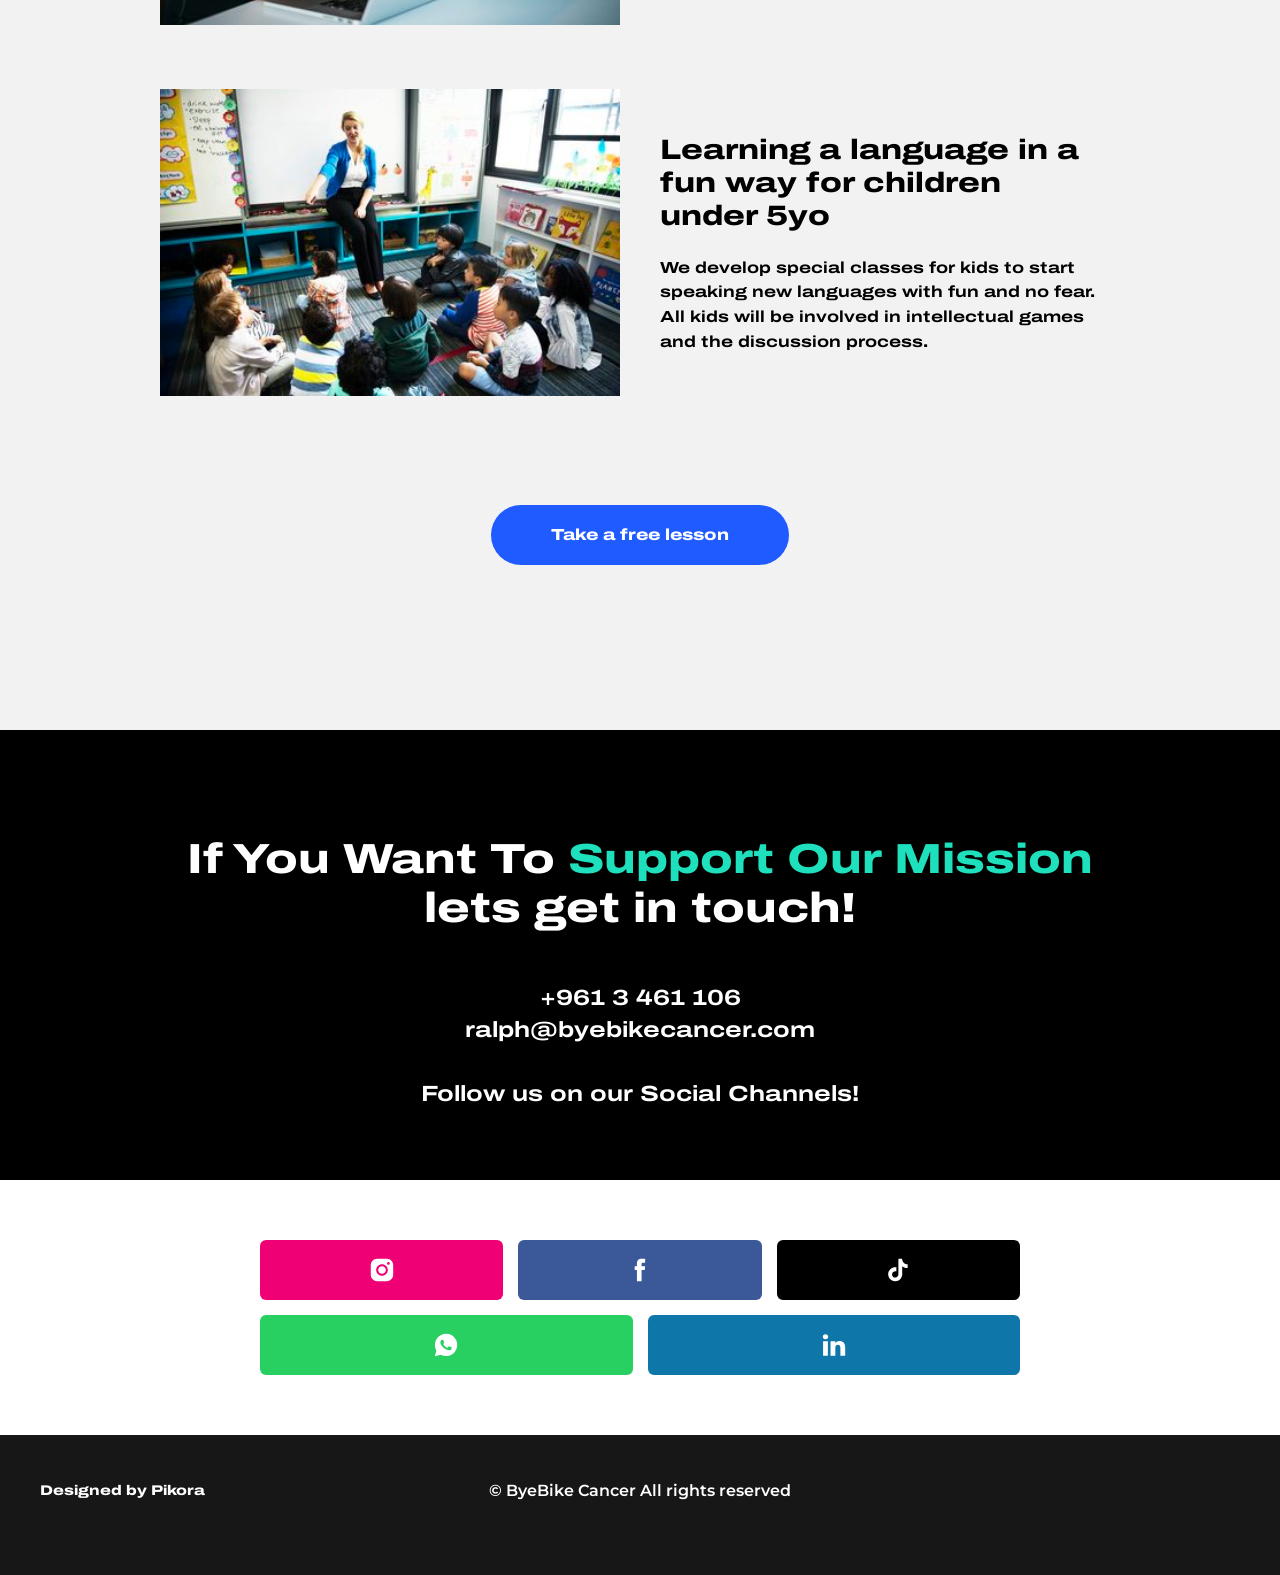
<file: donations/index.html>
<!DOCTYPE html> <html lang="en"> <head> <meta charset="utf-8" /> <meta http-equiv="Content-Type" content="text/html; charset=utf-8" /> <meta name="viewport" content="width=device-width, initial-scale=1.0" /> <!--metatextblock--> <title>ByeBikeCancer | Donations</title> <meta property="og:url" content="https://byebikecancer.com/donations/" /> <meta property="og:title" content="ByeBikeCancer | Donations" /> <meta property="og:description" content="" /> <meta property="og:type" content="website" /> <meta property="og:image" content="https://byebikecancer.com/images/tild6632-6136-4461-b830-353834363238__-__resize__504x__whatsapp_image_2025-.jpeg" /> <link rel="canonical" href="https://byebikecancer.com/donations/"> <!--/metatextblock--> <meta name="format-detection" content="telephone=no" /> <meta http-equiv="x-dns-prefetch-control" content="on"> <link rel="dns-prefetch" href="https://ws.tildacdn.com">  <link rel="dns-prefetch" href="https://fonts.tildacdn.com"> <link rel="shortcut icon" href="../images/tild3261-3633-4365-a162-386236326361__byebike-fav.jpg" type="image/x-icon" /> <!-- Assets --> <script src="https://neo.tildacdn.com/js/tilda-fallback-1.0.min.js" async charset="utf-8"></script> <link rel="stylesheet" href="../css/tilda-grid-3.0.min.css" type="text/css" media="all" onerror="this.loaderr='y';"/> <link rel="stylesheet" href="../css/tilda-blocks-page73506715.min.css?t=1769771667" type="text/css" media="all" onerror="this.loaderr='y';" /> <link rel="preconnect" href="https://fonts.gstatic.com"> <link href="https://fonts.googleapis.com/css2?family=Montserrat:wght@100..900&subset=latin,cyrillic" rel="stylesheet"> <link rel="stylesheet" href="../css/tilda-animation-2.0.min.css" type="text/css" media="all" onerror="this.loaderr='y';" /> <link rel="stylesheet" href="../css/tilda-cover-1.0.min.css" type="text/css" media="all" onerror="this.loaderr='y';" /> <link rel="stylesheet" href="../css/tilda-cards-1.0.min.css" type="text/css" media="all" onerror="this.loaderr='y';" /> <link rel="preload" href="../fonts/archivo-expanded-800.woff2" as="font" type="font/woff2" crossorigin> <link rel="stylesheet" href="../css/fonts.css" type="text/css" media="all" /> <script type="text/javascript">TildaFonts=["90001","90002"];window.tildafontsswap="y";</script> <script type="text/javascript" src="../js/tilda-fonts.min.js" charset="utf-8" onerror="this.loaderr='y';"></script> <script nomodule src="../js/tilda-polyfill-1.0.min.js" charset="utf-8"></script> <script type="text/javascript">function t_onReady(func) {if(document.readyState!='loading') {func();} else {document.addEventListener('DOMContentLoaded',func);}}
function t_onFuncLoad(funcName,okFunc,time) {if(typeof window[funcName]==='function') {okFunc();} else {setTimeout(function() {t_onFuncLoad(funcName,okFunc,time);},(time||100));}}function t_throttle(fn,threshhold,scope) {return function() {fn.apply(scope||this,arguments);};}</script> <script src="../js/tilda-scripts-3.0.min.js" charset="utf-8" defer onerror="this.loaderr='y';"></script> <script src="../js/tilda-blocks-page73506715.min.js?t=1769771667" charset="utf-8" async onerror="this.loaderr='y';"></script> <script src="../js/lazyload-1.3.min.export.js" charset="utf-8" async onerror="this.loaderr='y';"></script> <script src="../js/tilda-animation-2.0.min.js" charset="utf-8" async onerror="this.loaderr='y';"></script> <script src="../js/tilda-cover-1.0.min.js" charset="utf-8" async onerror="this.loaderr='y';"></script> <script src="../js/tilda-slider-1.0.min.js" charset="utf-8" async onerror="this.loaderr='y';"></script> <script src="../js/tilda-cards-1.0.min.js" charset="utf-8" async onerror="this.loaderr='y';"></script> <script src="../js/tilda-menu-1.0.min.js" charset="utf-8" async onerror="this.loaderr='y';"></script> <script src="../js/tilda-skiplink-1.0.min.js" charset="utf-8" async onerror="this.loaderr='y';"></script> <script src="../js/tilda-events-1.0.min.js" charset="utf-8" async onerror="this.loaderr='y';"></script> <!-- nominify begin --><!-- Google Tag Manager --> <script>(function(w,d,s,l,i){w[l]=w[l]||[];w[l].push({'gtm.start':
new Date().getTime(),event:'gtm.js'});var f=d.getElementsByTagName(s)[0],
j=d.createElement(s),dl=l!='dataLayer'?'&l='+l:'';j.async=true;j.src=
'https://www.googletagmanager.com/gtm.js?id='+i+dl;f.parentNode.insertBefore(j,f);
})(window,document,'script','dataLayer','GTM-M7MP94B8');</script> <!-- End Google Tag Manager --><!-- nominify end --><script type="text/javascript">window.dataLayer=window.dataLayer||[];</script> <script type="text/javascript">(function() {if((/bot|google|yandex|baidu|bing|msn|duckduckbot|teoma|slurp|crawler|spider|robot|crawling|facebook/i.test(navigator.userAgent))===false&&typeof(sessionStorage)!='undefined'&&sessionStorage.getItem('visited')!=='y'&&document.visibilityState){var style=document.createElement('style');style.type='text/css';style.innerHTML='@media screen and (min-width: 980px) {.t-records {opacity: 0;}.t-records_animated {-webkit-transition: opacity ease-in-out .2s;-moz-transition: opacity ease-in-out .2s;-o-transition: opacity ease-in-out .2s;transition: opacity ease-in-out .2s;}.t-records.t-records_visible {opacity: 1;}}';document.getElementsByTagName('head')[0].appendChild(style);function t_setvisRecs(){var alr=document.querySelectorAll('.t-records');Array.prototype.forEach.call(alr,function(el) {el.classList.add("t-records_animated");});setTimeout(function() {Array.prototype.forEach.call(alr,function(el) {el.classList.add("t-records_visible");});sessionStorage.setItem("visited","y");},400);}
document.addEventListener('DOMContentLoaded',t_setvisRecs);}})();</script></head> <body class="t-body" style="margin:0;"> <!--allrecords--> <div id="allrecords" data-tilda-export="yes" class="t-records" data-hook="blocks-collection-content-node" data-tilda-project-id="13927579" data-tilda-page-id="73506715" data-tilda-page-alias="donations" data-tilda-formskey="f36ff591d635877b6b72a7b013927579" data-tilda-cookie="no" data-tilda-lazy="yes" data-tilda-root-zone="one" data-tilda-project-headcode="yes" data-tilda-project-country="LB"> <!--header--> <header id="t-header" class="t-records" data-hook="blocks-collection-content-node" data-tilda-project-id="13927579" data-tilda-page-id="72456773" data-tilda-page-alias="menu" data-tilda-formskey="f36ff591d635877b6b72a7b013927579" data-tilda-cookie="no" data-tilda-lazy="yes" data-tilda-root-zone="one" data-tilda-project-headcode="yes" data-tilda-project-country="LB"> <div id="rec1166727266" class="r t-rec" style=" " data-animationappear="off" data-record-type="967"> <!-- T967 --> <div id="nav1166727266marker"></div> <div class="tmenu-mobile"> <div class="tmenu-mobile__container"> <div class="tmenu-mobile__text t-name t-name_md" field="menu_mob_title">&nbsp;</div> <button type="button"
class="t-menuburger t-menuburger_first "
aria-label="Navigation menu"
aria-expanded="false"> <span style="background-color:#000;"></span> <span style="background-color:#000;"></span> <span style="background-color:#000;"></span> <span style="background-color:#000;"></span> </button> <script>function t_menuburger_init(recid) {var rec=document.querySelector('#rec' + recid);if(!rec) return;var burger=rec.querySelector('.t-menuburger');if(!burger) return;var isSecondStyle=burger.classList.contains('t-menuburger_second');if(isSecondStyle&&!window.isMobile&&!('ontouchend' in document)) {burger.addEventListener('mouseenter',function() {if(burger.classList.contains('t-menuburger-opened')) return;burger.classList.remove('t-menuburger-unhovered');burger.classList.add('t-menuburger-hovered');});burger.addEventListener('mouseleave',function() {if(burger.classList.contains('t-menuburger-opened')) return;burger.classList.remove('t-menuburger-hovered');burger.classList.add('t-menuburger-unhovered');setTimeout(function() {burger.classList.remove('t-menuburger-unhovered');},300);});}
burger.addEventListener('click',function() {if(!burger.closest('.tmenu-mobile')&&!burger.closest('.t450__burger_container')&&!burger.closest('.t466__container')&&!burger.closest('.t204__burger')&&!burger.closest('.t199__js__menu-toggler')) {burger.classList.toggle('t-menuburger-opened');burger.classList.remove('t-menuburger-unhovered');}});var menu=rec.querySelector('[data-menu="yes"]');if(!menu) return;var menuLinks=menu.querySelectorAll('.t-menu__link-item');var submenuClassList=['t978__menu-link_hook','t978__tm-link','t966__tm-link','t794__tm-link','t-menusub__target-link'];Array.prototype.forEach.call(menuLinks,function(link) {link.addEventListener('click',function() {var isSubmenuHook=submenuClassList.some(function(submenuClass) {return link.classList.contains(submenuClass);});if(isSubmenuHook) return;burger.classList.remove('t-menuburger-opened');});});menu.addEventListener('clickedAnchorInTooltipMenu',function() {burger.classList.remove('t-menuburger-opened');});}
t_onReady(function() {t_onFuncLoad('t_menuburger_init',function(){t_menuburger_init('1166727266');});});</script> <style>.t-menuburger{position:relative;flex-shrink:0;width:28px;height:20px;padding:0;border:none;background-color:transparent;outline:none;-webkit-transform:rotate(0deg);transform:rotate(0deg);transition:transform .5s ease-in-out;cursor:pointer;z-index:999;}.t-menuburger span{display:block;position:absolute;width:100%;opacity:1;left:0;-webkit-transform:rotate(0deg);transform:rotate(0deg);transition:.25s ease-in-out;height:3px;background-color:#000;}.t-menuburger span:nth-child(1){top:0px;}.t-menuburger span:nth-child(2),.t-menuburger span:nth-child(3){top:8px;}.t-menuburger span:nth-child(4){top:16px;}.t-menuburger__big{width:42px;height:32px;}.t-menuburger__big span{height:5px;}.t-menuburger__big span:nth-child(2),.t-menuburger__big span:nth-child(3){top:13px;}.t-menuburger__big span:nth-child(4){top:26px;}.t-menuburger__small{width:22px;height:14px;}.t-menuburger__small span{height:2px;}.t-menuburger__small span:nth-child(2),.t-menuburger__small span:nth-child(3){top:6px;}.t-menuburger__small span:nth-child(4){top:12px;}.t-menuburger-opened span:nth-child(1){top:8px;width:0%;left:50%;}.t-menuburger-opened span:nth-child(2){-webkit-transform:rotate(45deg);transform:rotate(45deg);}.t-menuburger-opened span:nth-child(3){-webkit-transform:rotate(-45deg);transform:rotate(-45deg);}.t-menuburger-opened span:nth-child(4){top:8px;width:0%;left:50%;}.t-menuburger-opened.t-menuburger__big span:nth-child(1){top:6px;}.t-menuburger-opened.t-menuburger__big span:nth-child(4){top:18px;}.t-menuburger-opened.t-menuburger__small span:nth-child(1),.t-menuburger-opened.t-menuburger__small span:nth-child(4){top:6px;}@media (hover),(min-width:0\0){.t-menuburger_first:hover span:nth-child(1){transform:translateY(1px);}.t-menuburger_first:hover span:nth-child(4){transform:translateY(-1px);}.t-menuburger_first.t-menuburger__big:hover span:nth-child(1){transform:translateY(3px);}.t-menuburger_first.t-menuburger__big:hover span:nth-child(4){transform:translateY(-3px);}}.t-menuburger_second span:nth-child(2),.t-menuburger_second span:nth-child(3){width:80%;left:20%;right:0;}@media (hover),(min-width:0\0){.t-menuburger_second.t-menuburger-hovered span:nth-child(2),.t-menuburger_second.t-menuburger-hovered span:nth-child(3){animation:t-menuburger-anim 0.3s ease-out normal forwards;}.t-menuburger_second.t-menuburger-unhovered span:nth-child(2),.t-menuburger_second.t-menuburger-unhovered span:nth-child(3){animation:t-menuburger-anim2 0.3s ease-out normal forwards;}}.t-menuburger_second.t-menuburger-opened span:nth-child(2),.t-menuburger_second.t-menuburger-opened span:nth-child(3){left:0;right:0;width:100%!important;}.t-menuburger_third span:nth-child(4){width:70%;left:unset;right:0;}@media (hover),(min-width:0\0){.t-menuburger_third:not(.t-menuburger-opened):hover span:nth-child(4){width:100%;}}.t-menuburger_third.t-menuburger-opened span:nth-child(4){width:0!important;right:50%;}.t-menuburger_fourth{height:12px;}.t-menuburger_fourth.t-menuburger__small{height:8px;}.t-menuburger_fourth.t-menuburger__big{height:18px;}.t-menuburger_fourth span:nth-child(2),.t-menuburger_fourth span:nth-child(3){top:4px;opacity:0;}.t-menuburger_fourth span:nth-child(4){top:8px;}.t-menuburger_fourth.t-menuburger__small span:nth-child(2),.t-menuburger_fourth.t-menuburger__small span:nth-child(3){top:3px;}.t-menuburger_fourth.t-menuburger__small span:nth-child(4){top:6px;}.t-menuburger_fourth.t-menuburger__small span:nth-child(2),.t-menuburger_fourth.t-menuburger__small span:nth-child(3){top:3px;}.t-menuburger_fourth.t-menuburger__small span:nth-child(4){top:6px;}.t-menuburger_fourth.t-menuburger__big span:nth-child(2),.t-menuburger_fourth.t-menuburger__big span:nth-child(3){top:6px;}.t-menuburger_fourth.t-menuburger__big span:nth-child(4){top:12px;}@media (hover),(min-width:0\0){.t-menuburger_fourth:not(.t-menuburger-opened):hover span:nth-child(1){transform:translateY(1px);}.t-menuburger_fourth:not(.t-menuburger-opened):hover span:nth-child(4){transform:translateY(-1px);}.t-menuburger_fourth.t-menuburger__big:not(.t-menuburger-opened):hover span:nth-child(1){transform:translateY(3px);}.t-menuburger_fourth.t-menuburger__big:not(.t-menuburger-opened):hover span:nth-child(4){transform:translateY(-3px);}}.t-menuburger_fourth.t-menuburger-opened span:nth-child(1),.t-menuburger_fourth.t-menuburger-opened span:nth-child(4){top:4px;}.t-menuburger_fourth.t-menuburger-opened span:nth-child(2),.t-menuburger_fourth.t-menuburger-opened span:nth-child(3){opacity:1;}@keyframes t-menuburger-anim{0%{width:80%;left:20%;right:0;}50%{width:100%;left:0;right:0;}100%{width:80%;left:0;right:20%;}}@keyframes t-menuburger-anim2{0%{width:80%;left:0;}50%{width:100%;right:0;left:0;}100%{width:80%;left:20%;right:0;}}</style> </div> </div> <style>.tmenu-mobile{background-color:#111;display:none;width:100%;top:0;z-index:990;}.tmenu-mobile_positionfixed{position:fixed;}.tmenu-mobile__text{color:#fff;}.tmenu-mobile__container{min-height:64px;padding:20px;position:relative;box-sizing:border-box;display:-webkit-flex;display:-ms-flexbox;display:flex;-webkit-align-items:center;-ms-flex-align:center;align-items:center;-webkit-justify-content:space-between;-ms-flex-pack:justify;justify-content:space-between;}.tmenu-mobile__list{display:block;}.tmenu-mobile__burgerlogo{display:inline-block;font-size:24px;font-weight:400;white-space:nowrap;vertical-align:middle;}.tmenu-mobile__imglogo{height:auto;display:block;max-width:300px!important;box-sizing:border-box;padding:0;margin:0 auto;}@media screen and (max-width:980px){.tmenu-mobile__menucontent_hidden{display:none;height:100%;}.tmenu-mobile{display:block;}}@media screen and (max-width:980px){#rec1166727266 .t-menuburger{-webkit-order:1;-ms-flex-order:1;order:1;}}</style> <div id="nav1166727266" class="t967 t967__positionabsolute tmenu-mobile__menucontent_hidden" style="background-color: rgba(255,255,255,1); " data-bgcolor-hex="#ffffff" data-bgcolor-rgba="rgba(255,255,255,1)" data-navmarker="nav1166727266marker" data-appearoffset="" data-bgopacity-two="100" data-menushadow="" data-menushadow-css="0px 15px 30px -10px rgba(0,11,48,0.2)" data-bgopacity="1" data-bgcolor-rgba-afterscroll="rgba(255,255,255,1)" data-menu-items-align="center" data-menu="yes"> <div class="t967__maincontainer "> <div class="t967__top" style="height:13vh;"> <div class="t967__logo"> <div style="display: block;"> <a href="../"> <img class="t967__imglogo t967__imglogomobile"
src="../images/tild3062-6537-4130-b038-353565386162__00-logos.png"
imgfield="img"
style="max-width: 350px; width: 350px;"
alt=""> </a> </div> </div> <nav class="t967__listwrapper t967__mobilelist"> <ul role="list" class="t967__list"> <li class="t967__list-item"
style="padding:0 35px 0 0;"> <a class="t-menu__link-item"
href="../" data-menu-submenu-hook="" data-menu-item-number="1">
Home
</a> </li> <li class="t967__list-item"
style="padding:0 35px;"> <a class="t-menu__link-item"
href="../ride2025/" data-menu-submenu-hook="" data-menu-item-number="2">
2025 Paris to Beirut
</a> </li> <li class="t967__list-item"
style="padding:0 35px;"> <a class="t-menu__link-item"
href="../mission/" data-menu-submenu-hook="" data-menu-item-number="3">
About our Mission
</a> </li> <li class="t967__list-item"
style="padding:0 0 0 35px;"> <a class="t-menu__link-item"
href="../contact/" data-menu-submenu-hook="" data-menu-item-number="4">
Contacts
</a> </li> </ul> </nav> <div class="t967__additionalwrapper"> <a
class="t-btn t-btnflex t-btnflex_type_button t-btnflex_sm t967__button"
href="https://fundahope.com/en/campaigns/byebike-cancer"
target="_blank"><span class="t-btnflex__text">Donate to a Child Now</span> <style>#rec1166727266 .t-btnflex.t-btnflex_type_button {color:#ffffff;background-color:#1fe0bd;--border-width:0px;border-style:none !important;border-radius:100px;box-shadow:none !important;transition-duration:0.2s;transition-property:background-color,color,border-color,box-shadow,opacity,transform,gap;transition-timing-function:ease-in-out;}</style></a> </div> </div> <div class="t967__bottom" style="height:50px;"> <div class="t967__middlelinewrapper"> <div class="t967__linewrapper"> <div
class="t-divider t967__horizontalline" data-divider-fieldset="color,bordersize,opacity"
style=" "></div> </div> </div> <div class="t967__bottomwrapper" style="height:50px;"> <nav class="t967__listwrapper t967__desktoplist"> <ul role="list" class="t967__list t-menu__list t967__menualign_center" style=""> <li class="t967__list-item"
style="padding:0 35px 0 0;"> <a class="t-menu__link-item"
href="../" data-menu-submenu-hook="" data-menu-item-number="1">
Home
</a> </li> <li class="t967__list-item"
style="padding:0 35px;"> <a class="t-menu__link-item"
href="../ride2025/" data-menu-submenu-hook="" data-menu-item-number="2">
2025 Paris to Beirut
</a> </li> <li class="t967__list-item"
style="padding:0 35px;"> <a class="t-menu__link-item"
href="../mission/" data-menu-submenu-hook="" data-menu-item-number="3">
About our Mission
</a> </li> <li class="t967__list-item"
style="padding:0 0 0 35px;"> <a class="t-menu__link-item"
href="../contact/" data-menu-submenu-hook="" data-menu-item-number="4">
Contacts
</a> </li> </ul> </nav> </div> </div> </div> </div> <style>@media screen and (max-width:980px){#rec1166727266 .t967__leftcontainer{padding:20px;}}@media screen and (max-width:980px){#rec1166727266 .t967__imglogo{padding:20px 0;}}</style> <style>@media screen and (max-width:980px){#rec1166727266 .tmenu-mobile{background-color:#ffffff;}}</style> <script>t_onReady(function() {t_onFuncLoad('t_menu__highlightActiveLinks',function() {t_menu__highlightActiveLinks('.t967 .t-menu__link-item');});});t_onFuncLoad('t_menu__setBGcolor',function() {window.addEventListener('resize',t_throttle(function() {t_menu__setBGcolor('1166727266','.t967');}));});t_onReady(function() {t_onFuncLoad('t_menu__setBGcolor',function() {t_menu__setBGcolor('1166727266','.t967');});t_onFuncLoad('t_menu__interactFromKeyboard',function() {t_menu__interactFromKeyboard('1166727266');});});</script> <script>t_onReady(function() {var rec=document.querySelector('#rec1166727266');if(!rec) return;var wrapperBlock=rec.querySelector('.t967');if(!wrapperBlock) return;t_onFuncLoad('t_menu__createMobileMenu',function() {t_menu__createMobileMenu('1166727266','.t967');});});</script> <style>#rec1166727266 .t-menu__link-item{-webkit-transition:color 0.3s ease-in-out,opacity 0.3s ease-in-out;transition:color 0.3s ease-in-out,opacity 0.3s ease-in-out;}#rec1166727266 .t-menu__link-item.t-active:not(.t978__menu-link){color:#1fe0bd !important;}#rec1166727266 .t-menu__link-item:not(.t-active):not(.tooltipstered):hover{color:#1fe0bd !important;}#rec1166727266 .t-menu__link-item:not(.t-active):not(.tooltipstered):focus-visible{color:#1fe0bd !important;}@supports (overflow:-webkit-marquee) and (justify-content:inherit){#rec1166727266 .t-menu__link-item,#rec1166727266 .t-menu__link-item.t-active{opacity:1 !important;}}</style> <style> #rec1166727266 .t967__additional-descr{font-family:'Montserrat';}</style> <style>#rec1166727266 .t967 {box-shadow:0px 15px 30px -10px rgba(0,11,48,0.2);}</style> </div> <div id="rec1183327201" class="r t-rec" style=" " data-animationappear="off" data-record-type="825"> <!-- t825 --> <div class="t825"> <div class="t825__btn"
style="bottom:20px;right:20px;left:initial;"> <button type="button" class="t825__btn_wrapper t825__btn_animate" style="background:#80e01f;"> <div class="t825__animated-circle" style="border-color:#80e01f;"></div> <svg role="presentation" class="t825__icon" width="35" height="32" viewBox="0 0 35 32" fill="none" xmlns="http://www.w3.org/2000/svg"> <path stroke="#ffffff" stroke-width="2" stroke-miterlimit="10" stroke-linecap="round" stroke-linejoin="round" fill="none" d="M11.2667 12.6981H23.3667M11.2667 16.4717H23.3667M4.8104 23.5777C2.4311 21.1909 1 18.1215 1 14.7736C1 7.16679 8.38723 1 17.5 1C26.6128 1 34 7.16679 34 14.7736C34 22.3804 26.6128 28.5472 17.5 28.5472C15.6278 28.5472 13.8286 28.2868 12.1511 27.8072L12 27.7925L5.03333 31V23.8219L4.8104 23.5777Z" /> </svg> <svg role="presentation" class="t825__icon-close" width="16px" height="16px" viewBox="0 0 23 23" version="1.1" xmlns="http://www.w3.org/2000/svg" xmlns:xlink="http://www.w3.org/1999/xlink"> <g stroke="none" stroke-width="1" fill="#000" fill-rule="evenodd"> <rect transform="translate(11.313708, 11.313708) rotate(-45.000000) translate(-11.313708, -11.313708)" x="10.3137085" y="-3.6862915" width="2" height="30"></rect> <rect transform="translate(11.313708, 11.313708) rotate(-315.000000) translate(-11.313708, -11.313708)" x="10.3137085" y="-3.6862915" width="2" height="30"></rect> </g> </svg> </button> </div> <div class="t825__popup" data-track-popup="/tilda/popup/rec1183327201/opened"> <div class="t825__popup-container" style="bottom:95px;right:20px;left:initial;"> <div class="t825__mobile-top-panel"> <div class="t825__mobile-top-panel_wrapper"> <button type="button" class="t825__mobile-close"> <svg role="presentation" class="t825__mobile-icon-close" width="16" height="16" viewBox="0 0 23 23" xmlns="http://www.w3.org/2000/svg"> <g fill="#fff" fill-rule="evenodd"> <path d="M0 1.414 1.415 0l21.213 21.213-1.414 1.414z"/> <path d="m21.213 0 1.414 1.415L1.414 22.628 0 21.214z"/> </g> </svg> </button> </div> </div> <div class="t825__wrapper" style=""> <div class="t825__text-wrapper"> <div class="t825__title t-name t-name_xl">Contact us</div> </div> <div class="t825__messenger-wrapper"> <!-- new soclinks --> <div class="t825__messenger-block t825__messenger-block_single "><a href="https://wa.me/9613461106?text=WhatsApp" class="t825__messenger t825__whatsapp t-name t-name_lg" target="_blank" rel="nofollow noopener"><svg role="presentation" width="62" height="62" xmlns="http://www.w3.org/2000/svg"><g fill="#27D061" fill-rule="nonzero"><path d="M32.367 14.888c-8.275 0-15.004 6.726-15.007 14.993a14.956 14.956 0 0 0 2.294 7.98l.356.567-1.515 5.533 5.677-1.488.548.325a14.979 14.979 0 0 0 7.634 2.09h.006c8.268 0 14.997-6.727 15-14.995a14.9 14.9 0 0 0-4.389-10.608 14.898 14.898 0 0 0-10.604-4.397zm8.417 21.34c-.369 1.052-2.138 2.013-2.989 2.142-.763.116-1.728.164-2.789-.179a25.28 25.28 0 0 1-2.524-.949c-4.444-1.95-7.345-6.502-7.566-6.802-.222-.301-1.809-2.443-1.809-4.661 0-2.218 1.144-3.307 1.55-3.759.406-.451.886-.564 1.181-.564.295 0 .591.003.849.016.272.014.637-.105.996.773.37.903 1.255 3.12 1.366 3.346.11.225.185.488.037.79-.148.3-.222.488-.443.75-.222.264-.465.588-.664.79-.222.224-.453.469-.194.92.258.45 1.147 1.926 2.463 3.12 1.692 1.535 3.119 2.011 3.562 2.237.443.226.701.188.96-.113.258-.3 1.106-1.316 1.401-1.766.295-.45.59-.376.997-.226.406.15 2.583 1.24 3.026 1.466.443.226.738.338.849.526.11.188.11 1.09-.259 2.143z" /><path d="M31 0C13.88 0 0 13.88 0 31c0 17.12 13.88 31 31 31 17.12 0 31-13.88 31-31C62 13.88 48.12 0 31 0zm1.283 47.573h-.007c-3 0-5.948-.75-8.566-2.171l-9.502 2.48 2.543-9.243a17.735 17.735 0 0 1-2.392-8.918c.003-9.836 8.044-17.838 17.924-17.838 4.795.002 9.296 1.86 12.68 5.232 3.384 3.371 5.247 7.853 5.245 12.62-.004 9.836-8.046 17.838-17.925 17.838z" /></g></svg></a><div class="t825__messenger-descr t-descr t-descr_xs">WhatsApp</div></div> <!-- /new soclinks --> </div> </div> </div> </div> </div> <style>#rec1183327201 .t825__btn-text{background:#f6f6f6;}#rec1183327201 .t825__btn-text::after{border-left-color:#f6f6f6;border-right-color:transparent;}#rec1183327201 .t825__btn-text{color:#242424;}</style> <script>t_onReady(function() {t_onFuncLoad('t825_initPopup',function() {t825_initPopup('1183327201');});});</script> </div> </header> <!--/header--> <div id="rec1208410591" class="r t-rec" style=" " data-animationappear="off" data-record-type="906"> <!-- t906 --> <div class="t-cover" id="recorddiv1208410591"bgimgfield="img"style="height:700px;background-image:url('../images/tild6632-6136-4461-b830-353834363238__-__resize__20x__whatsapp_image_2025-.jpeg');"> <div class="t-cover__carrier" id="coverCarry1208410591"data-content-cover-id="1208410591"data-content-cover-bg="../images/tild6632-6136-4461-b830-353834363238__whatsapp_image_2025-.jpeg"data-display-changed="true"data-content-cover-height="700px"data-content-cover-parallax=""data-content-use-image-for-mobile-cover=""style="height:700px;background-attachment:scroll; "itemscope itemtype="http://schema.org/ImageObject"><meta itemprop="image" content="../images/tild6632-6136-4461-b830-353834363238__whatsapp_image_2025-.jpeg"></div> <div class="t-cover__filter" style="height:700px;background-image: linear-gradient(to bottom, rgba(0,0,0,0.10), rgba(0,0,0,0.30));"></div> <div class="t906"> <div class="t-container t-container_flex t906__container t906__container_bottom"> <div class="t-col t906__col t-col_7 " data-hook-content="covercontent"> <div
class="t906__title t-title t-title_sm"
field="title"> <div style="text-align: left;" data-customstyle="yes">Together we can SAVE a Child !</div> </div> </div> </div> </div> </div> </div> <div id="rec1208419456" class="r t-rec t-rec_pt_75 t-rec_pb_75" style="padding-top:75px;padding-bottom:75px; " data-record-type="30"> <!-- T015 --> <div class="t015"> <div class="t-container t-align_center"> <div class="t-col t-col_10 t-prefix_1"> <div class="t015__title t-title t-title_lg t-animate" data-animate-style="fadeinup" data-animate-group="yes" field="title"><strong>Thank you for standing with us!</strong></div> <div class="t015__descr t-descr t-descr_xl t-animate" data-animate-style="fadeinup" data-animate-group="yes" field="descr">By Donating you're not just giving money — you're giving <strong>hope, treatment, and a second chance at life</strong> to children in Lebanon through the incredible work of the Children’s Cancer Center.<br /><br />Your generosity fuels our journey from Paris to Beirut, and helps bring light to families in their darkest moments.<br /><br /></div> </div> </div> </div> <style> #rec1208419456 .t015__uptitle{text-transform:uppercase;}@media screen and (min-width:900px){#rec1208419456 .t015__title{font-size:42px;}}#rec1208419456 .t015__descr{font-size:18px;font-family:'Montserrat';}</style> </div> <div id="rec1208433696" class="r t-rec t-rec_pt_90 t-rec_pb_90" style="padding-top:90px;padding-bottom:90px;background-color:#efefef; " data-animationappear="off" data-record-type="1196" data-bg-color="#efefef"> <!-- T1196 --> <div class="t1196"> <div class="t1196__container_flex t-container t-container_flex "> <div class="t-col t-col_10 t1196__col"> <div class="t-section__container t-container t-container_flex"> <div class="t-col t-col_12 "> <div
class="t-section__title t-title t-title_xs t-align_left t-animate" data-animate-style="fadeinup" data-animate-group="yes"
field="btitle">
Support the Mission, Fuel the Ride
</div> <div
class="t-section__descr t-descr t-descr_xl t-align_left t-animate" data-animate-style="fadeinup" data-animate-group="yes"
field="bdescr">
If you belive in Ralph’s journey, your support will help keep this ride moving and allow him to stand by cancer patients in Lebanon who need hope and care. Every contribution brings us closer to making a real difference beyond the finish line.
</div> </div> </div> <style>.t-section__descr {max-width:560px;}#rec1208433696 .t-section__title {margin-bottom:20px;}#rec1208433696 .t-section__descr {margin-bottom:40px;}@media screen and (max-width:960px) {#rec1208433696 .t-section__title {margin-bottom:20px;}#rec1208433696 .t-section__descr {margin-bottom:30px;}}</style> <style> #rec1208433696 .t-section__title{font-family:'DrukTextWideTT','Archivo Expanded';}@media screen and (min-width:900px){#rec1208433696 .t-section__title{font-size:46px;}}#rec1208433696 .t-section__descr{font-family:'Montserrat';}</style> </div> <div class="t-col t-col_2"> <div class="t-align_right"> <div class="t1196__controls"> <button
class="t-btn t1196__control t1196__control_left t1196__control_md"
style="border-radius:50px;background-color:rgba(0,0,0,1);"
type="button"
aria-controls="carousel_1208433696"
aria-label="Previous slide"> <svg viewBox="0 0 40 40" fill="none" xmlns="http://www.w3.org/2000/svg" preserveAspectRatio="xMidYMid meet" role="presentation"> <path
d="M23 13L15.5 20L23 27"
stroke="#ffffff"
stroke-width="2px"
vector-effect="non-scaling-stroke"
/> </svg> </button> <button
class="t-btn t1196__control t1196__control_right t1196__control_md"
style="border-radius:50px;background-color:rgba(0,0,0,1);"
type="button"
aria-controls="carousel_1208433696"
aria-label="Next slide"> <svg viewBox="0 0 40 40" fill="none" xmlns="http://www.w3.org/2000/svg" preserveAspectRatio="xMidYMid meet" role="presentation"> <path
d="M23 13L15.5 20L23 27"
stroke="#ffffff"
stroke-width="2px"
vector-effect="non-scaling-stroke"
/> </svg> </button> </div> </div> </div> <div class="t1196__scroll-icon-wrapper" style="mix-blend-mode: multiply;"> <svg role="presentation" xmlns="http://www.w3.org/2000/svg" viewBox="0 0 320 300" height="42" width="42"> <rect class="tooltip-horizontal-scroll-icon_card" x="480" width="200" height="200" rx="5" fill="rgba(190,190,190,0.3)"></rect> <rect class="tooltip-horizontal-scroll-icon_card" y="0" width="200" height="200" rx="5" fill="rgba(190,190,190,0.3)"></rect> <rect class="tooltip-horizontal-scroll-icon_card" x="240" width="200" height="200" rx="5" fill="rgba(190,190,190,0.3)"></rect> <path class="tooltip-horizontal-scroll-icon_hand" d="M78.9579 285.7C78.9579 285.7 37.8579 212.5 20.5579 180.8C-2.44209 138.6 -6.2422 120.8 9.6579 112C19.5579 106.5 33.2579 108.8 41.6579 123.4L61.2579 154.6V32.3C61.2579 32.3 60.0579 0 83.0579 0C107.558 0 105.458 32.3 105.458 32.3V91.7C105.458 91.7 118.358 82.4 133.458 86.6C141.158 88.7 150.158 92.4 154.958 104.6C154.958 104.6 185.658 89.7 200.958 121.4C200.958 121.4 236.358 114.4 236.358 151.1C236.358 187.8 192.158 285.7 192.158 285.7H78.9579Z" fill="rgba(190,190,190,1)"></path> <style>.tooltip-horizontal-scroll-icon_hand{animation:tooltip-horizontal-scroll-icon_anim-scroll-hand 2s infinite}.tooltip-horizontal-scroll-icon_card{animation:tooltip-horizontal-scroll-icon_anim-scroll-card 2s infinite}@keyframes tooltip-horizontal-scroll-icon_anim-scroll-hand{0%{transform:translateX(80px) scale(1);opacity:0}10%{transform:translateX(80px) scale(1);opacity:1}20%,60%{transform:translateX(175px) scale(.6);opacity:1}80%{transform:translateX(5px) scale(.6);opacity:1}to{transform:translateX(5px) scale(.6);opacity:0}}@keyframes tooltip-horizontal-scroll-icon_anim-scroll-card{0%,60%{transform:translateX(0)}80%,to{transform:translateX(-240px)}}</style> </svg> </div> </div> <div class="t1196__items"> <div
class="t1196__slider t1196__slider_width_12"
id="carousel_1208433696"
aria-live="polite"> <div class="t1196__item t1196__item_top t-animate t1196__item_has_image t1196__item_has_bg"
role="group"
aria-roledescription="slide"
aria-label="1 of 5"
aria-current="true" data-animate-style="fadeinleft" data-animate-chain="yes"> <div
class="t1196__imgwrapper"
itemtype="http://schema.org/ImageObject"
itemscope
> <meta itemprop="image" content="../images/tild3263-6539-4061-b237-336361333461__visa-master-card-2.jpg" /> <div
class="t1196__bgimg t1196__bgimg_first t-bgimg" data-original="../images/tild3263-6539-4061-b237-336361333461__visa-master-card-2.jpg"
style="background-image:url('../images/tild3263-6539-4061-b237-336361333461__-__resizeb__20x__visa-master-card-2.jpg');"></div> </div> <div class="t1196__content"> <div class="t1196__content-inner"> <div class="t-card__title t-name t-name_md" field="li_title__3849465660860" data-redactor-nohref="yes">
VISA Card
</div> <div class="t-card__descr t-descr t-descr_xs" field="li_descr__3849465660860" data-redactor-nohref="yes">
Fragrances that highlight your personality and create lasting impressions
</div> <div class="t-card__btn-wrapper"> <div
class="t-btn t-btnflex t-btnflex_type_button t-btnflex_xs t-card__btn"
type="button" data-lid="3849465660860"><span class="t-btnflex__text">Donate Now!</span> <style>#rec1208433696 .t-btnflex.t-btnflex_type_button {color:#ffffff;background-color:#000000;--border-width:0px;border-style:none !important;border-radius:5px;box-shadow:none !important;transition-duration:0.2s;transition-property:background-color,color,border-color,box-shadow,opacity,transform,gap;transition-timing-function:ease-in-out;}</style></div> </div> </div> </div> </div> <div class="t1196__item t1196__item_top t-animate t1196__item_has_image t1196__item_has_bg"
role="group"
aria-roledescription="slide"
aria-label="2 of 5"
aria-current="false" data-animate-style="fadeinleft" data-animate-chain="yes"> <div
class="t1196__imgwrapper"
itemtype="http://schema.org/ImageObject"
itemscope
> <meta itemprop="image" content="../images/tild6133-6337-4437-a534-613266386438__omt.jpg" /> <div
class="t1196__bgimg t1196__bgimg_first t-bgimg" data-original="../images/tild6133-6337-4437-a534-613266386438__omt.jpg"
style="background-image:url('../images/tild6133-6337-4437-a534-613266386438__-__resizeb__20x__omt.jpg');"></div> </div> <div class="t1196__content"> <div class="t1196__content-inner"> <div class="t-card__title t-name t-name_md" field="li_title__3849465660861" data-redactor-nohref="yes">
OMT
</div> <div class="t-card__descr t-descr t-descr_xs" field="li_descr__3849465660861" data-redactor-nohref="yes">
You can Support Ralph's Mission by using your OMT app or visit any OMT branch all over Lebanon.<br /><br />+961 3 461 106<br />Ralph AL Khoury
</div> <div class="t-card__btn-wrapper"> <div
class="t-btn t-btnflex t-btnflex_type_button t-btnflex_xs t-card__btn"
type="button" data-lid="3849465660861"><span class="t-btnflex__text">Donate Now!</span> <style>#rec1208433696 .t-btnflex.t-btnflex_type_button {color:#ffffff;background-color:#000000;--border-width:0px;border-style:none !important;border-radius:5px;box-shadow:none !important;transition-duration:0.2s;transition-property:background-color,color,border-color,box-shadow,opacity,transform,gap;transition-timing-function:ease-in-out;}</style></div> </div> </div> </div> </div> <div class="t1196__item t1196__item_top t-animate t1196__item_has_image t1196__item_has_bg"
role="group"
aria-roledescription="slide"
aria-label="3 of 5"
aria-current="false" data-animate-style="fadeinleft" data-animate-chain="yes"> <div
class="t1196__imgwrapper"
itemtype="http://schema.org/ImageObject"
itemscope
> <meta itemprop="image" content="../images/tild6639-3130-4831-b937-636638306634__unnamed.jpg" /> <div
class="t1196__bgimg t1196__bgimg_first t-bgimg" data-original="../images/tild6639-3130-4831-b937-636638306634__unnamed.jpg"
style="background-image:url('../images/tild6639-3130-4831-b937-636638306634__-__resizeb__20x__unnamed.jpg');"></div> </div> <div class="t1196__content"> <div class="t1196__content-inner"> <div class="t-card__title t-name t-name_md" field="li_title__3849465660862" data-redactor-nohref="yes">
Whish
</div> <div class="t-card__descr t-descr t-descr_xs" field="li_descr__3849465660862" data-redactor-nohref="yes">
You can Support Ralph's Mission by using your Whish app or visit any Whish branch all over Lebanon.<br /><br />+961 3 461 106<br />Ralph AL Khoury
</div> <div class="t-card__btn-wrapper"> <div
class="t-btn t-btnflex t-btnflex_type_button t-btnflex_xs t-card__btn"
type="button" data-lid="3849465660862"><span class="t-btnflex__text">Donate Now!</span> <style>#rec1208433696 .t-btnflex.t-btnflex_type_button {color:#ffffff;background-color:#000000;--border-width:0px;border-style:none !important;border-radius:5px;box-shadow:none !important;transition-duration:0.2s;transition-property:background-color,color,border-color,box-shadow,opacity,transform,gap;transition-timing-function:ease-in-out;}</style></div> </div> </div> </div> </div> <div class="t1196__item t1196__item_top t-animate t1196__item_has_image t1196__item_has_bg"
role="group"
aria-roledescription="slide"
aria-label="4 of 5"
aria-current="false" data-animate-style="fadeinleft" data-animate-chain="yes"> <div
class="t1196__imgwrapper"
itemtype="http://schema.org/ImageObject"
itemscope
> <meta itemprop="image" content="../images/tild3332-3132-4233-b362-623132313838__4.jpg" /> <div
class="t1196__bgimg t1196__bgimg_first t-bgimg" data-original="../images/tild3332-3132-4233-b362-623132313838__4.jpg"
style="background-image:url('../images/tild3332-3132-4233-b362-623132313838__-__resizeb__20x__4.jpg');"></div> </div> <div class="t1196__content"> <div class="t1196__content-inner"> <div class="t-card__title t-name t-name_md" field="li_title__3849465660863" data-redactor-nohref="yes">
Neo - Audi Bank
</div> <div class="t-card__descr t-descr t-descr_xs" field="li_descr__3849465660863" data-redactor-nohref="yes">
Rich textures and deeply moisturizing ingredients to&nbsp;keep your skin soft and smooth
</div> <div class="t-card__btn-wrapper"> <div
class="t-btn t-btnflex t-btnflex_type_button t-btnflex_xs t-card__btn"
type="button" data-lid="3849465660863"><span class="t-btnflex__text">Donate Now!</span> <style>#rec1208433696 .t-btnflex.t-btnflex_type_button {color:#ffffff;background-color:#000000;--border-width:0px;border-style:none !important;border-radius:5px;box-shadow:none !important;transition-duration:0.2s;transition-property:background-color,color,border-color,box-shadow,opacity,transform,gap;transition-timing-function:ease-in-out;}</style></div> </div> </div> </div> </div> <div class="t1196__item t1196__item_top t-animate t1196__item_has_image t1196__item_has_bg"
role="group"
aria-roledescription="slide"
aria-label="5 of 5"
aria-current="false" data-animate-style="fadeinleft" data-animate-chain="yes"> <div
class="t1196__imgwrapper t1196__imgwrapper_hover"
itemtype="http://schema.org/ImageObject"
itemscope
> <meta itemprop="image" content="../images/tild3564-6134-4861-b264-363761313130__5.jpg" /> <div
class="t1196__bgimg t1196__bgimg_first t-bgimg" data-original="../images/tild3564-6134-4861-b264-363761313130__5.jpg"
style="background-image:url('../images/tild3564-6134-4861-b264-363761313130__-__resizeb__20x__5.jpg');"></div> <meta itemprop="image" content="../images/tild3237-3634-4631-b738-393062383330__5_h.jpg" /> <div
class="t1196__bgimg t1196__bgimg_second t-bgimg" data-original="../images/tild3237-3634-4631-b738-393062383330__5_h.jpg"
style="background-image:url('../images/tild3237-3634-4631-b738-393062383330__-__resizeb__20x__5_h.jpg');"></div> </div> <div class="t1196__content"> <div class="t1196__content-inner"> <div class="t-card__title t-name t-name_md" field="li_title__3849465660864" data-redactor-nohref="yes">
Crypto
</div> <div class="t-card__descr t-descr t-descr_xs" field="li_descr__3849465660864" data-redactor-nohref="yes">
Nourish, protect, and hydrate your skin for a&nbsp;healthy, radiant look
</div> <div class="t-card__btn-wrapper"> <div
class="t-btn t-btnflex t-btnflex_type_button t-btnflex_xs t-card__btn"
type="button" data-lid="3849465660864"><span class="t-btnflex__text">Donate Now!</span> <style>#rec1208433696 .t-btnflex.t-btnflex_type_button {color:#ffffff;background-color:#000000;--border-width:0px;border-style:none !important;border-radius:5px;box-shadow:none !important;transition-duration:0.2s;transition-property:background-color,color,border-color,box-shadow,opacity,transform,gap;transition-timing-function:ease-in-out;}</style></div> </div> </div> </div> </div> </div> </div> </div> <style>#rec1208433696 .t1196__slider {--slider-gap:40px;}#rec1208433696 .t1196__item {width:360px;background-color:#ffffff;}#rec1208433696 .t1196__content {padding:30px;}#rec1208433696 .t1196__imgwrapper {height:calc(360px / (4 / 3));}@media (max-width:960px) {#rec1208433696 .t1196__imgwrapper {height:calc(295px / (4 / 3));}}@media (max-width:480px) {#rec1208433696 .t1196__slider {--slider-gap:10px;}#rec1208433696 .t1196__item {width:280px;}#rec1208433696 .t1196__content {}#rec1208433696 .t1196__imgwrapper {height:calc(280px / (4 / 3));}}</style> <style> #rec1208433696 .t1196__item{border-radius:20px;}</style> <script>t_onReady(function() {t_onFuncLoad('t_slider__init',function() {t_slider__init('1208433696','t1196');});});</script> </div> <div id="rec1208426221" class="r t-rec t-rec_pt_135 t-rec_pb_165" style="padding-top:135px;padding-bottom:165px;background-color:#f2f2f2; " data-animationappear="off" data-record-type="847" data-bg-color="#f2f2f2"> <!-- t847 --> <div class="t847"> <div class="t-section__container t-container t-container_flex"> <div class="t-col t-col_12 "> <div
class="t-section__title t-title t-title_xs t-align_center t-margin_auto"
field="btitle">
We’ve made it easy for you to support in the way that works best for you — <strong>see the donation options below</strong> and choose the one that’s right for you.
</div> </div> </div> <style>.t-section__descr {max-width:560px;}#rec1208426221 .t-section__title {margin-bottom:90px;}#rec1208426221 .t-section__descr {}@media screen and (max-width:960px) {#rec1208426221 .t-section__title {margin-bottom:45px;}}</style> <ul
class="t847__container t-card__container t-container"
role="list"> <li
class="t847__item t-container_flex t-item t-card__col"> <div class="t-col t-col_5 t-prefix_1 t847__col-valign_middle"> <img class="t847__img t-img"
src="../images/tild6666-3034-4336-b632-636635356463__-__empty__k-67-ae-01271_1-id-6.jpg" data-original="../images/tild6666-3034-4336-b632-636635356463__k-67-ae-01271_1-id-6.jpg"
imgfield="li_img__6637642165080"
alt=""> </div> <div class="t-col t-col_5 t847__col-valign_middle"> <div class="t847__box t847__box_mobiletop t847__box_left"> <div
class="t-card__title t-heading t-heading_md"
id="cardtitle1_1208426221"
field="li_title__6637642165080">
Group and individual classes<br /> </div> <div class="t-card__descr t-descr t-descr_sm" field="li_descr__6637642165080">
We collect groups from 5 to 15 students and start new groups every month. Also, you can study individual programs with our teachers. See the prices of our special programs for newbies.
</div> <div
class="t-btn t-btnflex t-btnflex_type_button t-btnflex_sm t847__btn"
type="button" data-lid="6637642165080" id="cardbtn1_1208426221" aria-labelledby="cardtitle1_1208426221 cardbtn1_1208426221"><span class="t-btnflex__text">Donate By using VISA CARD</span> <style>#rec1208426221 .t-btnflex.t-btnflex_type_button {color:#ffffff;background-color:#1f5bff;--border-width:0px;border-style:none !important;border-radius:100px;box-shadow:none !important;transition-duration:0.2s;transition-property:background-color,color,border-color,box-shadow,opacity,transform,gap;transition-timing-function:ease-in-out;}</style></div> </div> </div> </li> <li
class="t847__item t-container_flex t-item t-card__col"> <div class="t-col t-col_5 t-prefix_1 t847__col-valign_middle"> <img class="t847__img t-img"
src="../images/tild6264-3666-4537-a333-316362616335__-__empty__wes-hicks-480398-uns.jpg" data-original="../images/tild6264-3666-4537-a333-316362616335__wes-hicks-480398-uns.jpg"
imgfield="li_img__6637642165081"
alt=""> </div> <div class="t-col t-col_5 t847__col-valign_middle"> <div class="t847__box t847__box_mobiletop t847__box_left"> <div
class="t-card__title t-heading t-heading_md"
id="cardtitle2_1208426221"
field="li_title__6637642165081">
Online language classes
</div> <div class="t-card__descr t-descr t-descr_sm" field="li_descr__6637642165081">
You can study online with our teachers at any convenient time for you. You can choose your favorite tutor from all community members, choose the necessary subjects to exercise in if you want to get intensive classes.
</div> </div> </div> </li> <li
class="t847__item t-container_flex t-item t-card__col"> <div class="t-col t-col_5 t-prefix_1 t847__col-valign_middle"> <img class="t847__img t-img"
src="../images/tild6134-3933-4866-b362-383164633761__-__empty__k-191-ae-08018-id-99.jpg" data-original="../images/tild6134-3933-4866-b362-383164633761__k-191-ae-08018-id-99.jpg"
imgfield="li_img__6637642165082"
alt=""> </div> <div class="t-col t-col_5 t847__col-valign_middle"> <div class="t847__box t847__box_mobiletop t847__box_left"> <div
class="t-card__title t-heading t-heading_md"
id="cardtitle3_1208426221"
field="li_title__6637642165082">
Learning a language in a fun way for children under 5yo
</div> <div class="t-card__descr t-descr t-descr_sm" field="li_descr__6637642165082">
We develop special classes for kids to start speaking new languages with fun and no fear. All kids will be involved in intellectual games and the discussion process.
</div> </div> </div> </li> </ul> <div class="t-section__container t-container"> <div class="t-col t-col_12"> <div class="t-section__bottomwrapper t-clear t-align_center"> <div
class="t-btn t-btnflex t-btnflex_type_bbutton t-btnflex_md"
type="button"><span class="t-btnflex__text">Take a free lesson</span> <style>#rec1208426221 .t-btnflex.t-btnflex_type_bbutton {color:#ffffff;background-color:#1f5bff;--border-width:0px;border-style:none !important;border-radius:100px;box-shadow:none !important;transition-duration:0.2s;transition-property:background-color,color,border-color,box-shadow,opacity,transform,gap;transition-timing-function:ease-in-out;}</style></div> </div> </div> </div> </div> <script>t_onReady(function() {t_onFuncLoad('t847_init',function() {t847_init('1208426221');});});</script> </div> <!--footer--> <footer id="t-footer" class="t-records" data-hook="blocks-collection-content-node" data-tilda-project-id="13927579" data-tilda-page-id="72840309" data-tilda-formskey="f36ff591d635877b6b72a7b013927579" data-tilda-cookie="no" data-tilda-lazy="yes" data-tilda-root-zone="one" data-tilda-project-headcode="yes" data-tilda-project-country="LB"> <div id="rec1181855416" class="r t-rec t-rec_pt_105 t-rec_pb_60" style="padding-top:105px;padding-bottom:60px;background-color:#000000; " data-record-type="60" data-bg-color="#000000"> <!-- T050 --> <div class="t050"> <div class="t-container t-align_center"> <div class="t-col t-col_10 t-prefix_1"> <div class="t050__title t-title t-title_xxl t-animate" data-animate-style="fadeinup" data-animate-group="yes" field="title">If You Want To <span style="color: rgb(31, 224, 189);">Support Our Mission</span> lets get in touch!</div> <div class="t050__descr t-descr t-descr_xxl t-animate" data-animate-style="fadeinup" data-animate-group="yes" field="descr">+961 3 461 106<br />ralph@byebikecancer.com<br /><br />Follow us on our Social Channels!</div> </div> </div> </div> <style> #rec1181855416 .t050__uptitle{text-transform:uppercase;}#rec1181855416 .t050__title{color:#ffffff;}@media screen and (min-width:900px){#rec1181855416 .t050__title{font-size:42px;}}#rec1181855416 .t050__descr{font-size:22px;color:#ffffff;font-family:'DrukTextWideTT','Archivo Expanded';}</style> </div> <div id="rec1181875426" class="r t-rec t-rec_pt_60 t-rec_pb_60" style="padding-top:60px;padding-bottom:60px;background-color:#ffffff; " data-record-type="1036" data-bg-color="#ffffff"> <!-- t1036 --> <div class="t1036"> <div class="t1036__container t-container t-align_center"> <div class="t1036__wrapper t-col t-col_8 t-prefix_2"> <div
class="t1036__items-list t1036__items-list_3-child-in-row"> <div class="t1036__item"><a class="t-btn t-btnflex t1036__btn t1036__btn_instagram t1036__btn_md"href="https://www.instagram.com/byebikecancer/"target="_blank"rel="nofollow noopener"><svg class="t-sociallinks__svg" role="presentation" width=28px height=28px viewBox="0 0 100 100" fill="none" xmlns="http://www.w3.org/2000/svg"> <path d="M66.9644 10H33.04C20.3227 10 10 20.3227 10 32.9573V67.1167C10 79.6816 20.3227 90 33.04 90H66.96C79.6816 90 90 79.6816 90 67.0384V32.9616C90.0044 20.3227 79.6816 10 66.9644 10ZM29.2 50.0022C29.2 38.5083 38.5257 29.2 50.0022 29.2C61.4786 29.2 70.8 38.5083 70.8 50.0022C70.8 61.4961 61.4743 70.8 50.0022 70.8C38.5257 70.8 29.2 61.4961 29.2 50.0022ZM72.8854 31.2027C70.2079 31.2027 68.0789 29.0824 68.0789 26.4049C68.0789 23.7273 70.2035 21.6027 72.8854 21.6027C75.5586 21.6027 77.6833 23.7273 77.6833 26.4049C77.6833 29.0824 75.5586 31.2027 72.8854 31.2027Z" fill="#fff"/> <path d="M50.0022 36.4011C42.4659 36.4011 36.4011 42.4876 36.4011 50.0022C36.4011 57.5124 42.4659 63.6033 50.0022 63.6033C57.5429 63.6033 63.6033 57.5124 63.6033 50.0022C63.6033 42.492 57.4514 36.4011 50.0022 36.4011Z" fill="#fff"/> </svg></a> <style>#rec1181875426 .t1036__btn_instagram {color:#ffffff;background-color:#f00075;border-width:0px;border-style:none !important;border-radius:6px;box-shadow:none !important;transition-duration:0.2s;transition-property:background-color,color,border-color,box-shadow,opacity,transform,gap;transition-timing-function:ease-in-out;}</style></div><div class="t1036__item"><a class="t-btn t-btnflex t1036__btn t1036__btn_facebook t1036__btn_md"href="https://facebook.com/"target="_blank"rel="nofollow noopener"><svg class="t-sociallinks__svg" role="presentation" width=28px height=28px viewBox="0 0 100 100" fill="none" xmlns="http://www.w3.org/2000/svg"> <path d="M43.3077 14.1204C46.4333 11.1506 50.8581 10.1412 55.0516 10.0244C59.4777 9.98539 63.9037 10.0049 68.3285 10.0049C68.348 14.683 68.348 19.3416 68.3285 24.0197C65.4757 24.0197 62.6021 24.0197 59.7492 24.0197C57.9435 23.9028 56.0805 25.2811 55.7505 27.0868C55.7116 30.2125 55.7311 33.3369 55.7311 36.4625C59.9233 36.482 64.1168 36.4625 68.3091 36.482C67.9986 41.0042 67.436 45.5082 66.7761 49.9732C63.0684 50.0122 59.3608 49.9732 55.6531 49.9927C55.6142 63.3281 55.6726 76.6439 55.6336 89.9805C50.1203 90 44.6276 89.961 39.1142 90C39.0168 76.6646 39.1142 63.3293 39.0558 49.9927C36.377 49.9732 33.6788 50.0122 31 49.9732C31.0195 45.4887 31 41.0054 31 36.5404C33.6788 36.5015 36.377 36.5404 39.0558 36.521C39.1337 32.1728 38.9778 27.8052 39.1337 23.4571C39.4259 19.9833 40.7263 16.5082 43.3077 14.1204Z" fill="#fff"/> </svg></a> <style>#rec1181875426 .t1036__btn_facebook {color:#ffffff;background-color:#3b5998;border-width:0px;border-style:none !important;border-radius:6px;box-shadow:none !important;transition-duration:0.2s;transition-property:background-color,color,border-color,box-shadow,opacity,transform,gap;transition-timing-function:ease-in-out;}</style></div><div class="t1036__item"><a class="t-btn t-btnflex t1036__btn t1036__btn_tiktok t1036__btn_md"href="https://www.tiktok.com/@byebikecancer"target="_blank"rel="nofollow noopener"><svg class="t-sociallinks__svg" role="presentation" width=28px height=28px viewBox="0 0 100 100" fill="none" xmlns="http://www.w3.org/2000/svg"> <path d="M51.5101 10.0675C55.8728 10 60.2106 10.04 64.5433 10C64.8058 15.1028 66.6409 20.3005 70.3761 23.9082C74.1038 27.6059 79.3766 29.2985 84.5069 29.8711V43.2943C79.6991 43.1368 74.8688 42.1367 70.5061 40.0666C68.606 39.2066 66.8359 38.099 65.1033 36.9664C65.0808 46.707 65.1433 56.435 65.0408 66.1355C64.7808 70.7957 63.2432 75.4335 60.5331 79.2737C56.1728 85.6665 48.6049 89.8343 40.832 89.9643C36.0643 90.2368 31.3015 88.9367 27.2388 86.5416C20.5059 82.5714 15.7682 75.3035 15.0782 67.5031C14.9981 65.8355 14.9706 64.1704 15.0381 62.5428C15.6382 56.2 18.7759 50.1321 23.6461 46.0044C29.1664 41.1967 36.8993 38.9065 44.1397 40.2616C44.2072 45.1994 44.0097 50.1321 44.0097 55.0699C40.702 53.9998 36.8368 54.2999 33.9467 56.3075C31.8365 57.675 30.234 59.7702 29.3989 62.1403C28.7089 63.8304 28.9064 65.708 28.9464 67.5031C29.7389 72.9734 34.9992 77.5711 40.6145 77.0736C44.3372 77.0336 47.9049 74.8735 49.845 71.7108C50.4725 70.6032 51.1751 69.4707 51.2126 68.1681C51.5401 62.2053 51.4101 56.2675 51.4501 50.3046C51.4776 36.8664 51.4101 23.4657 51.5126 10.07L51.5101 10.0675Z" fill="#fff"/> </svg></a> <style>#rec1181875426 .t1036__btn_tiktok {color:#ffffff;background-color:#000;border-width:0px;border-style:none !important;border-radius:6px;box-shadow:none !important;transition-duration:0.2s;transition-property:background-color,color,border-color,box-shadow,opacity,transform,gap;transition-timing-function:ease-in-out;}</style></div><div class="t1036__item"><a class="t-btn t-btnflex t1036__btn t1036__btn_whatsapp t1036__btn_md"href="https://wa.me/11234567890?text=Hello%21%20I%27d%20like%20to%20place%20an%20order."target="_blank"rel="nofollow noopener"><svg class="t-sociallinks__svg" role="presentation" width=28px height=28px viewBox="0 0 100 100" fill="none"
xmlns="http://www.w3.org/2000/svg"> <path fill-rule="evenodd" clip-rule="evenodd"
d="M50.168 10C60.8239 10.004 70.8257 14.1522 78.346 21.6819C85.8676 29.2114 90.0066 39.2185 90 49.8636C89.9906 71.8252 72.1203 89.6956 50.1668 89.6956H50.1508C43.4852 89.6929 36.9338 88.0208 31.1162 84.8468L10 90.3853L15.6516 69.7437C12.1665 63.7042 10.3323 56.851 10.3349 49.8304C10.343 27.8676 28.2134 10 50.168 10V10ZM61.5376 54.7631C62.4507 55.0954 67.3433 57.5023 68.3389 58.0009C68.5313 58.0971 68.7113 58.1842 68.8784 58.265C69.5753 58.602 70.0458 58.8296 70.2462 59.1651C70.4947 59.5799 70.4947 61.5736 69.6654 63.8982C68.8359 66.2229 64.8605 68.3442 62.9478 68.63C61.2319 68.8865 59.0627 68.9928 56.6782 68.2353C55.2322 67.7767 53.3794 67.1653 51.0041 66.1392C41.6698 62.1082 35.3628 53.06 34.1747 51.3556C34.0919 51.2368 34.0341 51.1538 34.0017 51.1106L33.9981 51.1056C33.486 50.4243 29.9372 45.7022 29.9372 40.8149C29.9372 36.2325 32.1873 33.8303 33.2244 32.7232C33.2961 32.6467 33.3619 32.5763 33.4208 32.5118C34.3341 31.5149 35.412 31.2664 36.0751 31.2664C36.7385 31.2664 37.4029 31.2717 37.9826 31.301C38.0541 31.3046 38.1286 31.304 38.2056 31.3037C38.786 31.3001 39.5087 31.2957 40.2221 33.0089C40.4976 33.6707 40.9012 34.653 41.3265 35.6882C42.1818 37.7702 43.1251 40.066 43.2912 40.399C43.5397 40.8974 43.7058 41.4782 43.3736 42.1427C43.323 42.2436 43.2763 42.3387 43.2318 42.4295C42.9831 42.9364 42.7995 43.3104 42.378 43.8029C42.2125 43.9963 42.0413 44.2045 41.8703 44.4131C41.5273 44.8309 41.1842 45.2488 40.8853 45.5467C40.387 46.0425 39.8686 46.5808 40.4493 47.5777C41.0303 48.5731 43.028 51.8323 45.9867 54.472C49.1661 57.3091 51.93 58.5078 53.3318 59.1157C53.6058 59.2346 53.8279 59.3308 53.9907 59.4124C54.9849 59.9109 55.5658 59.8284 56.1465 59.1637C56.7274 58.4993 58.6347 56.2583 59.298 55.2615C59.9612 54.2646 60.6259 54.4307 61.5376 54.7631V54.7631Z"
fill="#fff" /> </svg></a> <style>#rec1181875426 .t1036__btn_whatsapp {color:#ffffff;background-color:#27d061;border-width:0px;border-style:none !important;border-radius:6px;box-shadow:none !important;transition-duration:0.2s;transition-property:background-color,color,border-color,box-shadow,opacity,transform,gap;transition-timing-function:ease-in-out;}</style></div><div class="t1036__item"><a class="t-btn t-btnflex t1036__btn t1036__btn_linkedin t1036__btn_md"href="https://www.linkedin.com/company/byebikecancer"target="_blank"rel="nofollow noopener"><svg class="t-sociallinks__svg" role="presentation" width=28px height=28px viewBox="0 0 100 100" fill="none" xmlns="http://www.w3.org/2000/svg"> <path d="M90 58.8676V88.444H72.8529V60.8481C72.8529 53.9164 70.3722 49.1856 64.1669 49.1856C59.429 49.1856 56.6096 52.374 55.3686 55.4587C54.9159 56.5614 54.7992 58.0965 54.7992 59.6388V88.444H37.6463C37.6463 88.444 37.877 41.7061 37.6463 36.8644H54.7963V44.1753C54.7617 44.2301 54.717 44.2891 54.6839 44.3425H54.7963V44.1753C57.0752 40.6654 61.1443 35.6522 70.2526 35.6522C81.5403 35.6522 90 43.025 90 58.8676ZM19.705 12C13.837 12 10 15.8486 10 20.9108C10 25.8621 13.7275 29.8274 19.4787 29.8274H19.5926C25.5745 29.8274 29.2933 25.8621 29.2933 20.9108C29.1809 15.8486 25.5745 12 19.705 12ZM11.0191 88.444H28.1647V36.8644H11.0191V88.444Z" fill="#fff"/> </svg></a> <style>#rec1181875426 .t1036__btn_linkedin {color:#ffffff;background-color:#0e76a8;border-width:0px;border-style:none !important;border-radius:6px;box-shadow:none !important;transition-duration:0.2s;transition-property:background-color,color,border-color,box-shadow,opacity,transform,gap;transition-timing-function:ease-in-out;}</style></div> </div> </div> <style>#rec1181875426 .t1036__items-list{gap:15px;-webkit-column-gap:15px;column-gap:15px;}#rec1181875426 .t1036__item{-webkit-flex-basis:calc(33.333333333333% - 15px);flex-basis:calc(33.333333333333% - 15px);}</style> </div> </div> </div> <div id="rec1181865391" class="r t-rec t-rec_pt_15 t-rec_pb_45" style="padding-top:15px;padding-bottom:45px;background-color:#171717; " data-record-type="463" data-bg-color="#171717"> <!-- T463 --> <div class="t463" id="t-footer_1181865391"> <div class="t463__maincontainer "> <div class="t463__content" style=""> <div class="t463__colwrapper"> <div class="t463__col"> <a class="t463__link" href="https://pikora.com/" target="_blank"> <div class="t463__logo t-title" field="title">Designed by Pikora</div> </a> </div> <div class="t463__col t463__col_center t-align_center"> <div class="t463__typo t463__copyright t-name t-name_xs" field="text">© ByeBike Cancer All rights reserved</div> </div> <div class="t463__col t-align_right"> </div> </div> </div> </div> </div> <style> #rec1181865391 .t463__link{font-size:14px;color:#ffffff;font-weight:600;}#rec1181865391 .t463__logo{font-size:14px;color:#ffffff;font-weight:600;}#rec1181865391 .t463__copyright{font-size:16px;font-family:'Montserrat';color:#ffffff;}</style> </div> </footer> <!--/footer--> </div> <!--/allrecords--> <!-- Stat --> <script type="text/javascript">if(!window.mainTracker) {window.mainTracker='tilda';}
window.tildastatcookie='no';setTimeout(function(){(function(d,w,k,o,g) {var n=d.getElementsByTagName(o)[0],s=d.createElement(o),f=function(){n.parentNode.insertBefore(s,n);};s.type="text/javascript";s.async=true;s.key=k;s.id="tildastatscript";s.src=g;if(w.opera=="[object Opera]") {d.addEventListener("DOMContentLoaded",f,false);} else {f();}})(document,window,'1bab086bd97ff6eef4482a7388f6c721','script','../js/tilda-stat-1.0.min.js');},2000);</script> </body> </html>
</file>
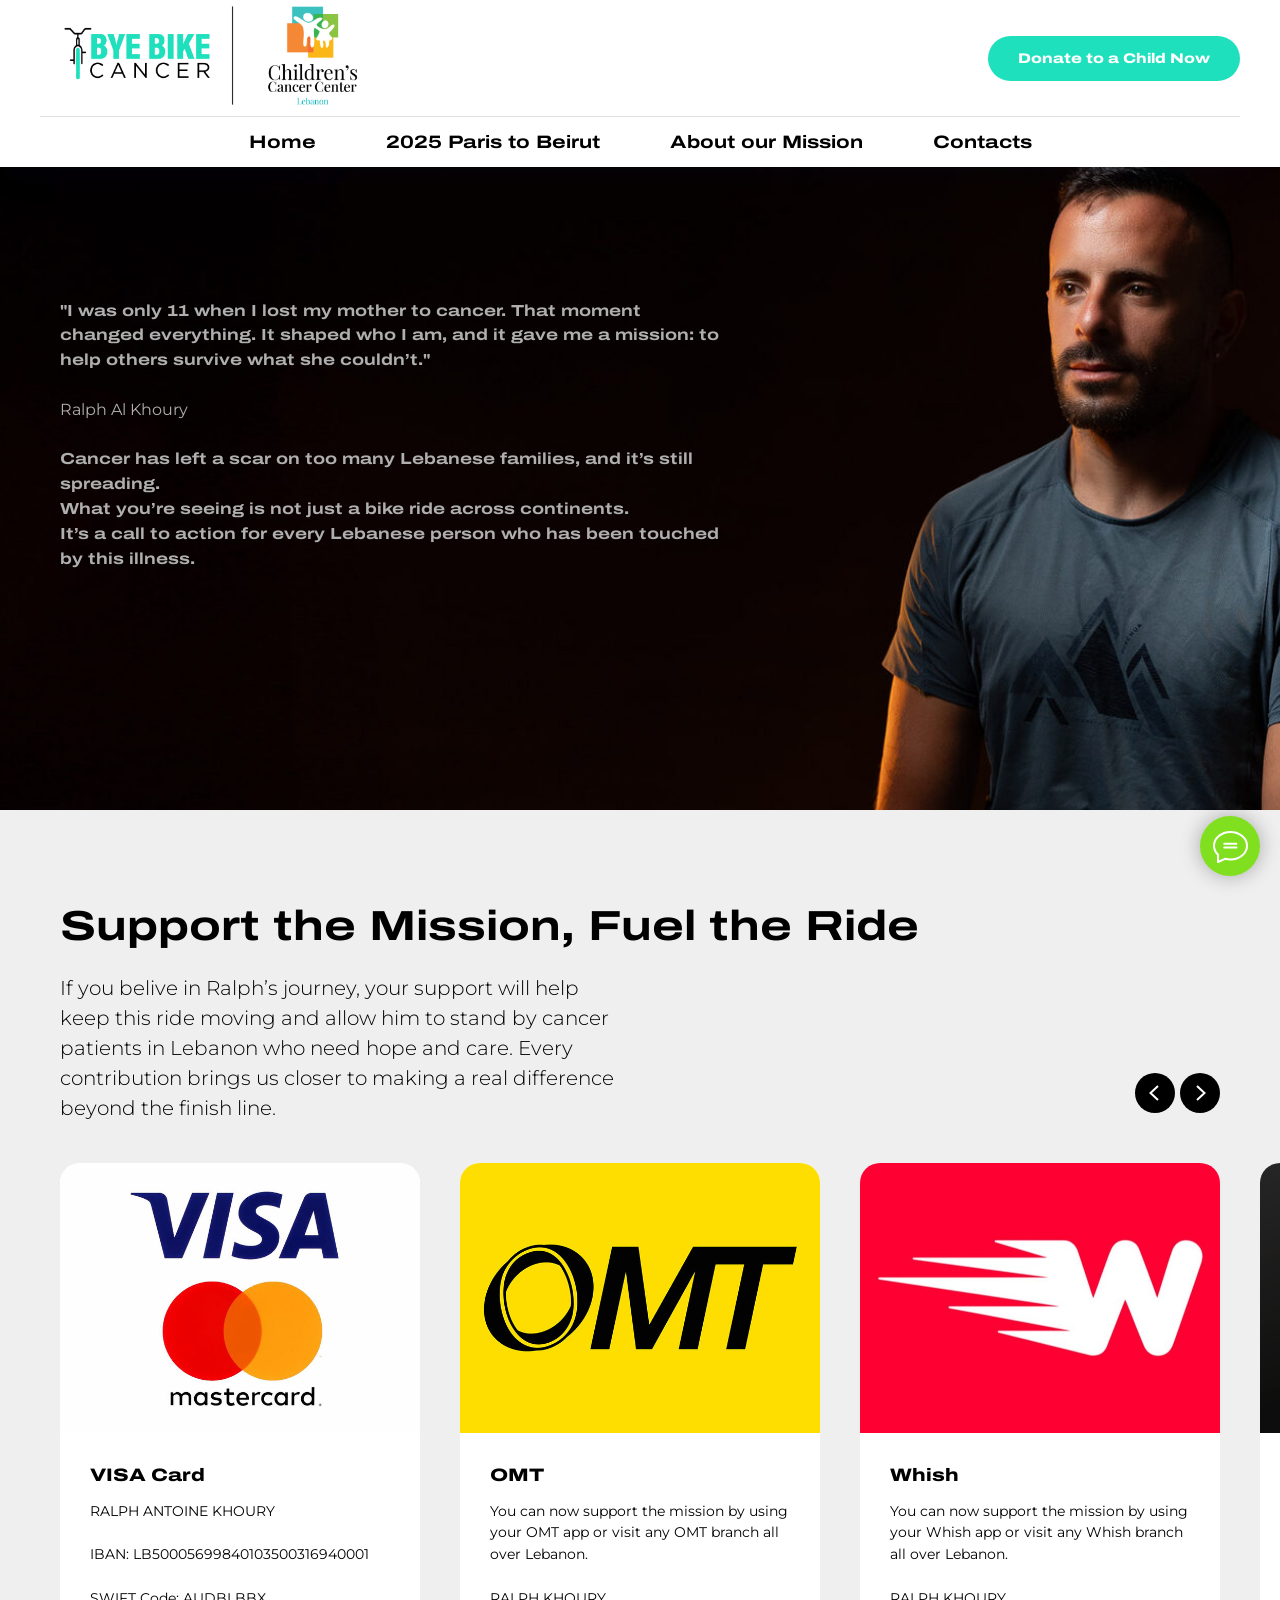
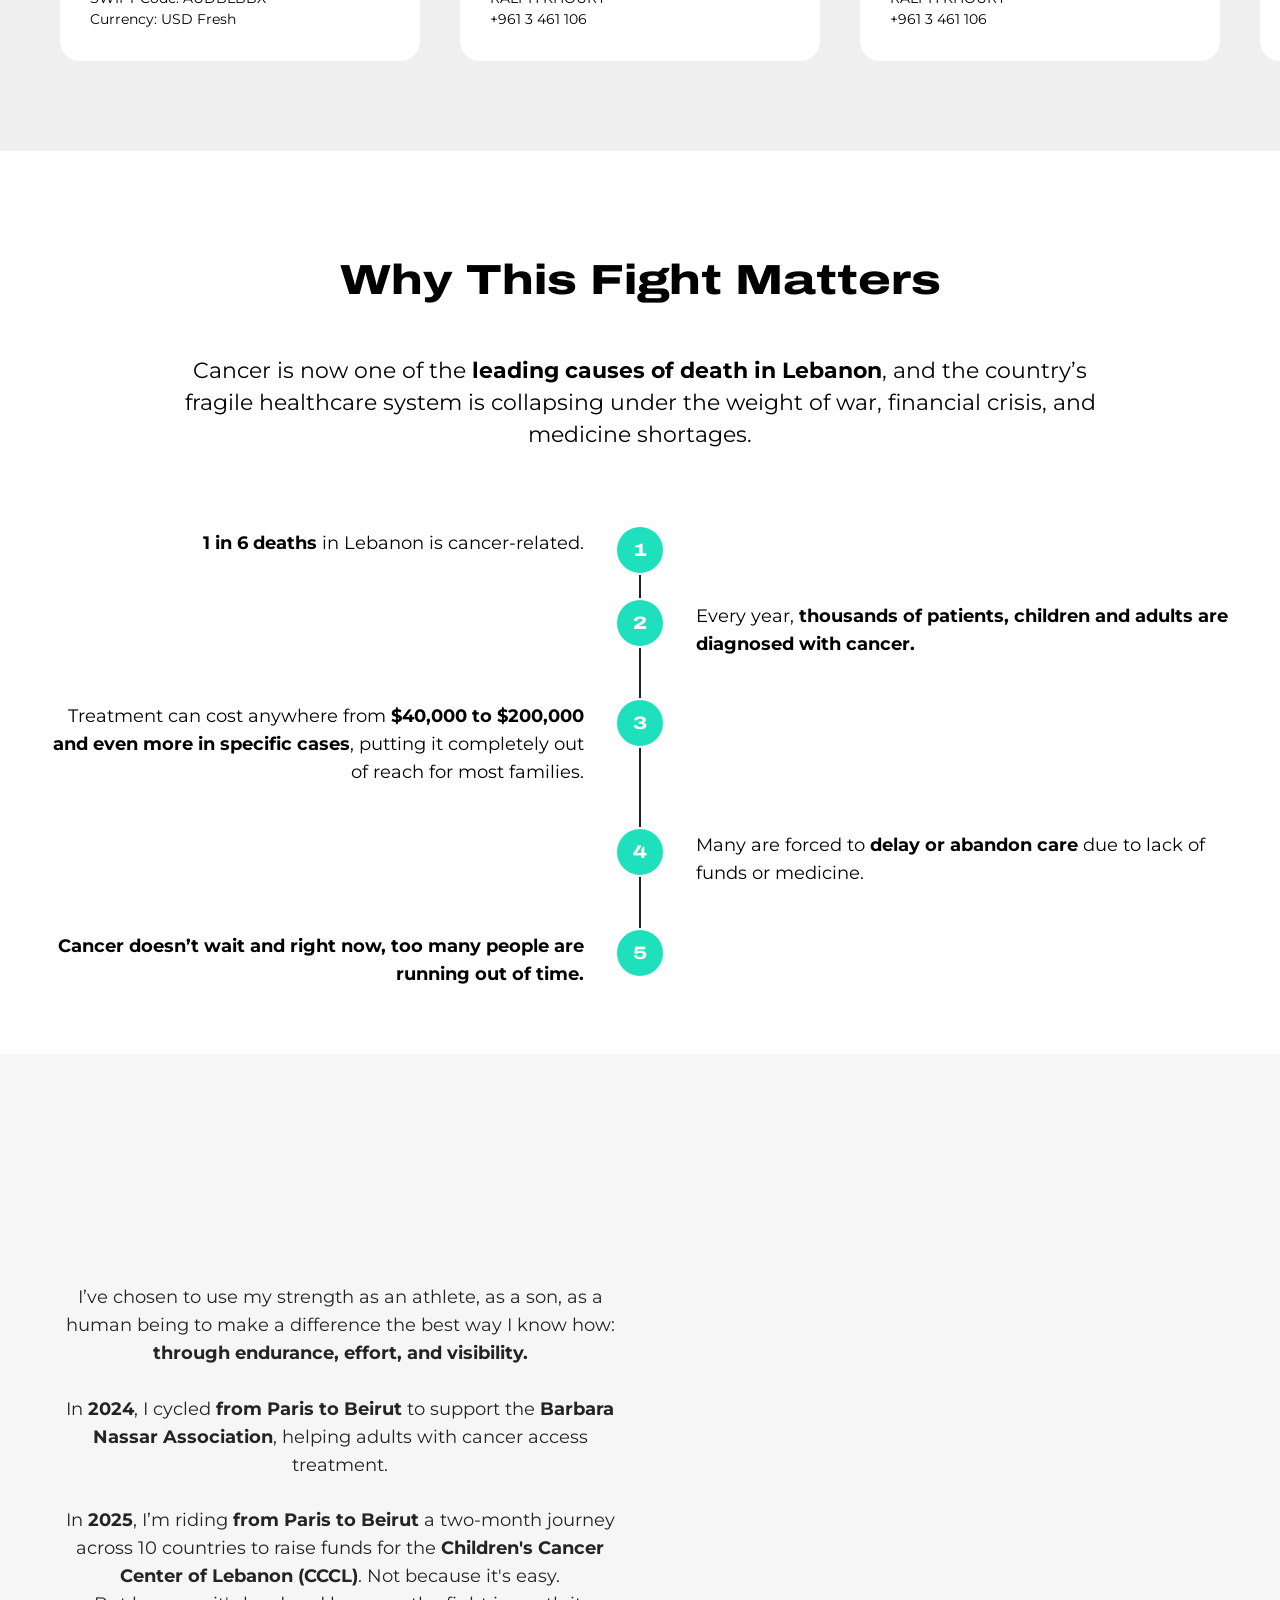
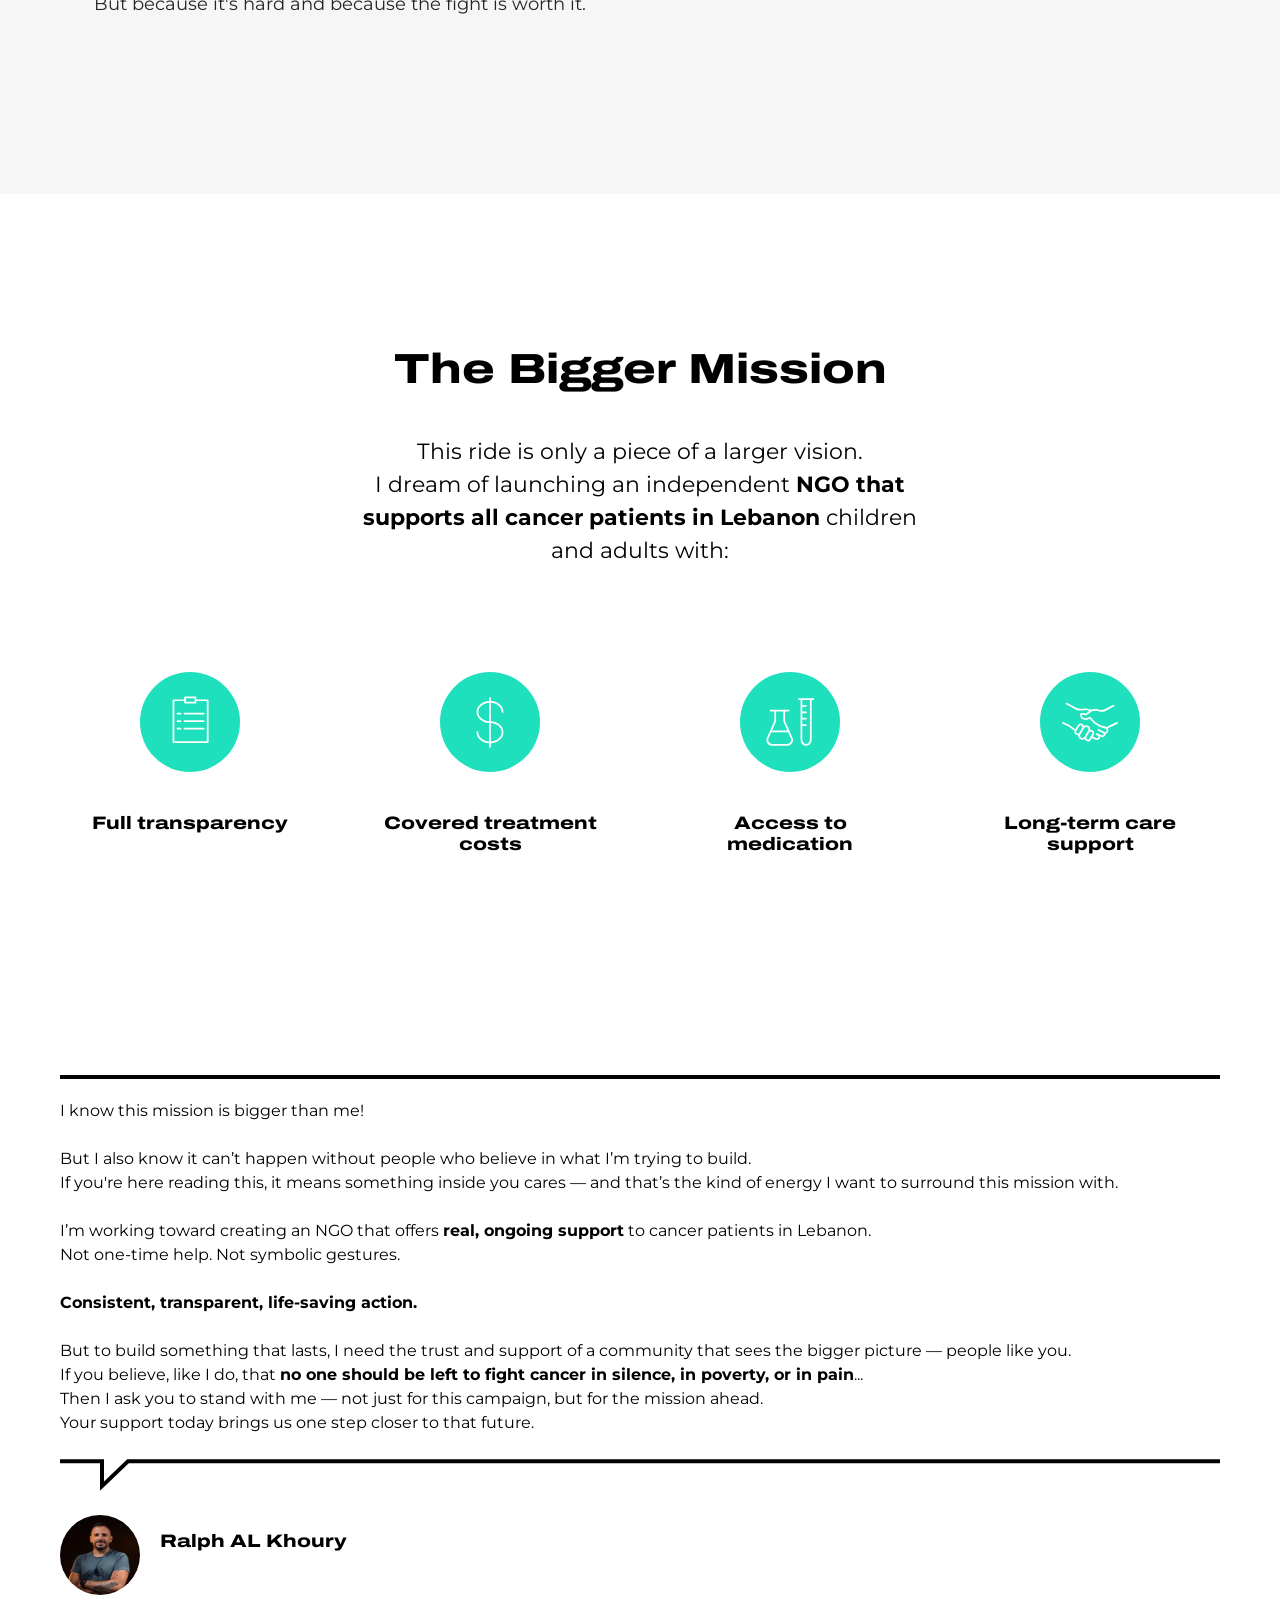
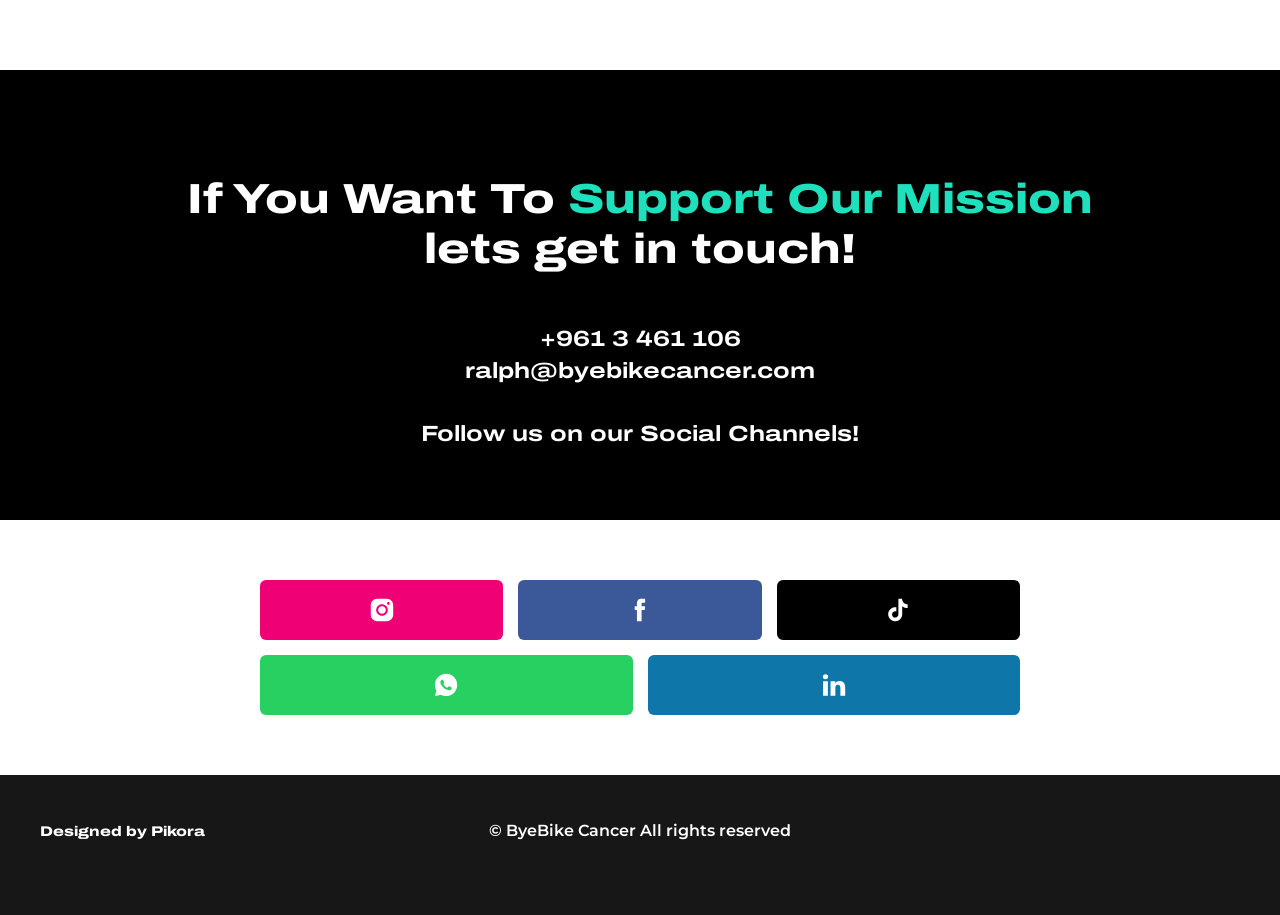
<file: mission/index.html>
<!DOCTYPE html> <html lang="en"> <head> <meta charset="utf-8" /> <meta http-equiv="Content-Type" content="text/html; charset=utf-8" /> <meta name="viewport" content="width=device-width, initial-scale=1.0" /> <!--metatextblock--> <title>ByeBike Cancer | Our Mission</title> <meta name="description" content="Bye Bike Cancer is more than a cycling journey. It’s a movement to support cancer patients in Lebanon who are fighting the toughest battle of their lives. For Ralph, this ride honors the memory of his mother, who he lost to cancer at the age of 11." /> <meta property="og:url" content="https://byebikecancer.com/mission/" /> <meta property="og:title" content="ByeBike Cancer | Our Mission" /> <meta property="og:description" content="Bye Bike Cancer is more than a cycling journey. It’s a movement to support cancer patients in Lebanon who are fighting the toughest battle of their lives. For Ralph, this ride honors the memory of his mother, who he lost to cancer at the age of 11." /> <meta property="og:type" content="website" /> <meta property="og:image" content="https://byebikecancer.com/images/tild3333-6239-4239-b732-303632353136__byebike-cancer-by-ra.jpg" /> <link rel="canonical" href="https://byebikecancer.com/mission/"> <!--/metatextblock--> <meta name="format-detection" content="telephone=no" /> <meta http-equiv="x-dns-prefetch-control" content="on"> <link rel="dns-prefetch" href="https://ws.tildacdn.com">  <link rel="dns-prefetch" href="https://fonts.tildacdn.com"> <link rel="shortcut icon" href="../images/tild3261-3633-4365-a162-386236326361__byebike-fav.jpg" type="image/x-icon" /> <!-- Assets --> <script src="https://neo.tildacdn.com/js/tilda-fallback-1.0.min.js" async charset="utf-8"></script> <link rel="stylesheet" href="../css/tilda-grid-3.0.min.css" type="text/css" media="all" onerror="this.loaderr='y';"/> <link rel="stylesheet" href="../css/tilda-blocks-page72805451.min.css?t=1769771667" type="text/css" media="all" onerror="this.loaderr='y';" /> <link rel="preconnect" href="https://fonts.gstatic.com"> <link href="https://fonts.googleapis.com/css2?family=Montserrat:wght@100..900&subset=latin,cyrillic" rel="stylesheet"> <link rel="stylesheet" href="../css/tilda-animation-2.0.min.css" type="text/css" media="all" onerror="this.loaderr='y';" /> <link rel="stylesheet" href="../css/tilda-cover-1.0.min.css" type="text/css" media="all" onerror="this.loaderr='y';" /> <link rel="stylesheet" href="../css/tilda-slds-1.4.min.css" type="text/css" media="print" onload="this.media='all';" onerror="this.loaderr='y';" /> <noscript><link rel="stylesheet" href="../css/tilda-slds-1.4.min.css" type="text/css" media="all" /></noscript> <link rel="stylesheet" href="../css/tilda-cards-1.0.min.css" type="text/css" media="all" onerror="this.loaderr='y';" /> <link rel="preload" href="../fonts/archivo-expanded-800.woff2" as="font" type="font/woff2" crossorigin> <link rel="stylesheet" href="../css/fonts.css" type="text/css" media="all" /> <script type="text/javascript">TildaFonts=["90001","90002"];window.tildafontsswap="y";</script> <script type="text/javascript" src="../js/tilda-fonts.min.js" charset="utf-8" onerror="this.loaderr='y';"></script> <script nomodule src="../js/tilda-polyfill-1.0.min.js" charset="utf-8"></script> <script type="text/javascript">function t_onReady(func) {if(document.readyState!='loading') {func();} else {document.addEventListener('DOMContentLoaded',func);}}
function t_onFuncLoad(funcName,okFunc,time) {if(typeof window[funcName]==='function') {okFunc();} else {setTimeout(function() {t_onFuncLoad(funcName,okFunc,time);},(time||100));}}function t_throttle(fn,threshhold,scope) {return function() {fn.apply(scope||this,arguments);};}</script> <script src="../js/tilda-scripts-3.0.min.js" charset="utf-8" defer onerror="this.loaderr='y';"></script> <script src="../js/tilda-blocks-page72805451.min.js?t=1769771667" charset="utf-8" async onerror="this.loaderr='y';"></script> <script src="../js/lazyload-1.3.min.export.js" charset="utf-8" async onerror="this.loaderr='y';"></script> <script src="../js/tilda-animation-2.0.min.js" charset="utf-8" async onerror="this.loaderr='y';"></script> <script src="../js/tilda-cover-1.0.min.js" charset="utf-8" async onerror="this.loaderr='y';"></script> <script src="../js/tilda-slds-1.4.min.js" charset="utf-8" async onerror="this.loaderr='y';"></script> <script src="../js/hammer.min.js" charset="utf-8" async onerror="this.loaderr='y';"></script> <script src="../js/tilda-slider-1.0.min.js" charset="utf-8" async onerror="this.loaderr='y';"></script> <script src="../js/tilda-cards-1.0.min.js" charset="utf-8" async onerror="this.loaderr='y';"></script> <script src="../js/tilda-menu-1.0.min.js" charset="utf-8" async onerror="this.loaderr='y';"></script> <script src="../js/tilda-skiplink-1.0.min.js" charset="utf-8" async onerror="this.loaderr='y';"></script> <script src="../js/tilda-events-1.0.min.js" charset="utf-8" async onerror="this.loaderr='y';"></script> <!-- nominify begin --><!-- Google Tag Manager --> <script>(function(w,d,s,l,i){w[l]=w[l]||[];w[l].push({'gtm.start':
new Date().getTime(),event:'gtm.js'});var f=d.getElementsByTagName(s)[0],
j=d.createElement(s),dl=l!='dataLayer'?'&l='+l:'';j.async=true;j.src=
'https://www.googletagmanager.com/gtm.js?id='+i+dl;f.parentNode.insertBefore(j,f);
})(window,document,'script','dataLayer','GTM-M7MP94B8');</script> <!-- End Google Tag Manager --><!-- nominify end --><script type="text/javascript">window.dataLayer=window.dataLayer||[];</script> <script type="text/javascript">(function() {if((/bot|google|yandex|baidu|bing|msn|duckduckbot|teoma|slurp|crawler|spider|robot|crawling|facebook/i.test(navigator.userAgent))===false&&typeof(sessionStorage)!='undefined'&&sessionStorage.getItem('visited')!=='y'&&document.visibilityState){var style=document.createElement('style');style.type='text/css';style.innerHTML='@media screen and (min-width: 980px) {.t-records {opacity: 0;}.t-records_animated {-webkit-transition: opacity ease-in-out .2s;-moz-transition: opacity ease-in-out .2s;-o-transition: opacity ease-in-out .2s;transition: opacity ease-in-out .2s;}.t-records.t-records_visible {opacity: 1;}}';document.getElementsByTagName('head')[0].appendChild(style);function t_setvisRecs(){var alr=document.querySelectorAll('.t-records');Array.prototype.forEach.call(alr,function(el) {el.classList.add("t-records_animated");});setTimeout(function() {Array.prototype.forEach.call(alr,function(el) {el.classList.add("t-records_visible");});sessionStorage.setItem("visited","y");},400);}
document.addEventListener('DOMContentLoaded',t_setvisRecs);}})();</script></head> <body class="t-body" style="margin:0;"> <!--allrecords--> <div id="allrecords" data-tilda-export="yes" class="t-records" data-hook="blocks-collection-content-node" data-tilda-project-id="13927579" data-tilda-page-id="72805451" data-tilda-page-alias="mission" data-tilda-formskey="f36ff591d635877b6b72a7b013927579" data-tilda-cookie="no" data-tilda-lazy="yes" data-tilda-root-zone="one" data-tilda-project-headcode="yes" data-tilda-project-country="LB"> <!--header--> <header id="t-header" class="t-records" data-hook="blocks-collection-content-node" data-tilda-project-id="13927579" data-tilda-page-id="72456773" data-tilda-page-alias="menu" data-tilda-formskey="f36ff591d635877b6b72a7b013927579" data-tilda-cookie="no" data-tilda-lazy="yes" data-tilda-root-zone="one" data-tilda-project-headcode="yes" data-tilda-project-country="LB"> <div id="rec1166727266" class="r t-rec" style=" " data-animationappear="off" data-record-type="967"> <!-- T967 --> <div id="nav1166727266marker"></div> <div class="tmenu-mobile"> <div class="tmenu-mobile__container"> <div class="tmenu-mobile__text t-name t-name_md" field="menu_mob_title">&nbsp;</div> <button type="button"
class="t-menuburger t-menuburger_first "
aria-label="Navigation menu"
aria-expanded="false"> <span style="background-color:#000;"></span> <span style="background-color:#000;"></span> <span style="background-color:#000;"></span> <span style="background-color:#000;"></span> </button> <script>function t_menuburger_init(recid) {var rec=document.querySelector('#rec' + recid);if(!rec) return;var burger=rec.querySelector('.t-menuburger');if(!burger) return;var isSecondStyle=burger.classList.contains('t-menuburger_second');if(isSecondStyle&&!window.isMobile&&!('ontouchend' in document)) {burger.addEventListener('mouseenter',function() {if(burger.classList.contains('t-menuburger-opened')) return;burger.classList.remove('t-menuburger-unhovered');burger.classList.add('t-menuburger-hovered');});burger.addEventListener('mouseleave',function() {if(burger.classList.contains('t-menuburger-opened')) return;burger.classList.remove('t-menuburger-hovered');burger.classList.add('t-menuburger-unhovered');setTimeout(function() {burger.classList.remove('t-menuburger-unhovered');},300);});}
burger.addEventListener('click',function() {if(!burger.closest('.tmenu-mobile')&&!burger.closest('.t450__burger_container')&&!burger.closest('.t466__container')&&!burger.closest('.t204__burger')&&!burger.closest('.t199__js__menu-toggler')) {burger.classList.toggle('t-menuburger-opened');burger.classList.remove('t-menuburger-unhovered');}});var menu=rec.querySelector('[data-menu="yes"]');if(!menu) return;var menuLinks=menu.querySelectorAll('.t-menu__link-item');var submenuClassList=['t978__menu-link_hook','t978__tm-link','t966__tm-link','t794__tm-link','t-menusub__target-link'];Array.prototype.forEach.call(menuLinks,function(link) {link.addEventListener('click',function() {var isSubmenuHook=submenuClassList.some(function(submenuClass) {return link.classList.contains(submenuClass);});if(isSubmenuHook) return;burger.classList.remove('t-menuburger-opened');});});menu.addEventListener('clickedAnchorInTooltipMenu',function() {burger.classList.remove('t-menuburger-opened');});}
t_onReady(function() {t_onFuncLoad('t_menuburger_init',function(){t_menuburger_init('1166727266');});});</script> <style>.t-menuburger{position:relative;flex-shrink:0;width:28px;height:20px;padding:0;border:none;background-color:transparent;outline:none;-webkit-transform:rotate(0deg);transform:rotate(0deg);transition:transform .5s ease-in-out;cursor:pointer;z-index:999;}.t-menuburger span{display:block;position:absolute;width:100%;opacity:1;left:0;-webkit-transform:rotate(0deg);transform:rotate(0deg);transition:.25s ease-in-out;height:3px;background-color:#000;}.t-menuburger span:nth-child(1){top:0px;}.t-menuburger span:nth-child(2),.t-menuburger span:nth-child(3){top:8px;}.t-menuburger span:nth-child(4){top:16px;}.t-menuburger__big{width:42px;height:32px;}.t-menuburger__big span{height:5px;}.t-menuburger__big span:nth-child(2),.t-menuburger__big span:nth-child(3){top:13px;}.t-menuburger__big span:nth-child(4){top:26px;}.t-menuburger__small{width:22px;height:14px;}.t-menuburger__small span{height:2px;}.t-menuburger__small span:nth-child(2),.t-menuburger__small span:nth-child(3){top:6px;}.t-menuburger__small span:nth-child(4){top:12px;}.t-menuburger-opened span:nth-child(1){top:8px;width:0%;left:50%;}.t-menuburger-opened span:nth-child(2){-webkit-transform:rotate(45deg);transform:rotate(45deg);}.t-menuburger-opened span:nth-child(3){-webkit-transform:rotate(-45deg);transform:rotate(-45deg);}.t-menuburger-opened span:nth-child(4){top:8px;width:0%;left:50%;}.t-menuburger-opened.t-menuburger__big span:nth-child(1){top:6px;}.t-menuburger-opened.t-menuburger__big span:nth-child(4){top:18px;}.t-menuburger-opened.t-menuburger__small span:nth-child(1),.t-menuburger-opened.t-menuburger__small span:nth-child(4){top:6px;}@media (hover),(min-width:0\0){.t-menuburger_first:hover span:nth-child(1){transform:translateY(1px);}.t-menuburger_first:hover span:nth-child(4){transform:translateY(-1px);}.t-menuburger_first.t-menuburger__big:hover span:nth-child(1){transform:translateY(3px);}.t-menuburger_first.t-menuburger__big:hover span:nth-child(4){transform:translateY(-3px);}}.t-menuburger_second span:nth-child(2),.t-menuburger_second span:nth-child(3){width:80%;left:20%;right:0;}@media (hover),(min-width:0\0){.t-menuburger_second.t-menuburger-hovered span:nth-child(2),.t-menuburger_second.t-menuburger-hovered span:nth-child(3){animation:t-menuburger-anim 0.3s ease-out normal forwards;}.t-menuburger_second.t-menuburger-unhovered span:nth-child(2),.t-menuburger_second.t-menuburger-unhovered span:nth-child(3){animation:t-menuburger-anim2 0.3s ease-out normal forwards;}}.t-menuburger_second.t-menuburger-opened span:nth-child(2),.t-menuburger_second.t-menuburger-opened span:nth-child(3){left:0;right:0;width:100%!important;}.t-menuburger_third span:nth-child(4){width:70%;left:unset;right:0;}@media (hover),(min-width:0\0){.t-menuburger_third:not(.t-menuburger-opened):hover span:nth-child(4){width:100%;}}.t-menuburger_third.t-menuburger-opened span:nth-child(4){width:0!important;right:50%;}.t-menuburger_fourth{height:12px;}.t-menuburger_fourth.t-menuburger__small{height:8px;}.t-menuburger_fourth.t-menuburger__big{height:18px;}.t-menuburger_fourth span:nth-child(2),.t-menuburger_fourth span:nth-child(3){top:4px;opacity:0;}.t-menuburger_fourth span:nth-child(4){top:8px;}.t-menuburger_fourth.t-menuburger__small span:nth-child(2),.t-menuburger_fourth.t-menuburger__small span:nth-child(3){top:3px;}.t-menuburger_fourth.t-menuburger__small span:nth-child(4){top:6px;}.t-menuburger_fourth.t-menuburger__small span:nth-child(2),.t-menuburger_fourth.t-menuburger__small span:nth-child(3){top:3px;}.t-menuburger_fourth.t-menuburger__small span:nth-child(4){top:6px;}.t-menuburger_fourth.t-menuburger__big span:nth-child(2),.t-menuburger_fourth.t-menuburger__big span:nth-child(3){top:6px;}.t-menuburger_fourth.t-menuburger__big span:nth-child(4){top:12px;}@media (hover),(min-width:0\0){.t-menuburger_fourth:not(.t-menuburger-opened):hover span:nth-child(1){transform:translateY(1px);}.t-menuburger_fourth:not(.t-menuburger-opened):hover span:nth-child(4){transform:translateY(-1px);}.t-menuburger_fourth.t-menuburger__big:not(.t-menuburger-opened):hover span:nth-child(1){transform:translateY(3px);}.t-menuburger_fourth.t-menuburger__big:not(.t-menuburger-opened):hover span:nth-child(4){transform:translateY(-3px);}}.t-menuburger_fourth.t-menuburger-opened span:nth-child(1),.t-menuburger_fourth.t-menuburger-opened span:nth-child(4){top:4px;}.t-menuburger_fourth.t-menuburger-opened span:nth-child(2),.t-menuburger_fourth.t-menuburger-opened span:nth-child(3){opacity:1;}@keyframes t-menuburger-anim{0%{width:80%;left:20%;right:0;}50%{width:100%;left:0;right:0;}100%{width:80%;left:0;right:20%;}}@keyframes t-menuburger-anim2{0%{width:80%;left:0;}50%{width:100%;right:0;left:0;}100%{width:80%;left:20%;right:0;}}</style> </div> </div> <style>.tmenu-mobile{background-color:#111;display:none;width:100%;top:0;z-index:990;}.tmenu-mobile_positionfixed{position:fixed;}.tmenu-mobile__text{color:#fff;}.tmenu-mobile__container{min-height:64px;padding:20px;position:relative;box-sizing:border-box;display:-webkit-flex;display:-ms-flexbox;display:flex;-webkit-align-items:center;-ms-flex-align:center;align-items:center;-webkit-justify-content:space-between;-ms-flex-pack:justify;justify-content:space-between;}.tmenu-mobile__list{display:block;}.tmenu-mobile__burgerlogo{display:inline-block;font-size:24px;font-weight:400;white-space:nowrap;vertical-align:middle;}.tmenu-mobile__imglogo{height:auto;display:block;max-width:300px!important;box-sizing:border-box;padding:0;margin:0 auto;}@media screen and (max-width:980px){.tmenu-mobile__menucontent_hidden{display:none;height:100%;}.tmenu-mobile{display:block;}}@media screen and (max-width:980px){#rec1166727266 .t-menuburger{-webkit-order:1;-ms-flex-order:1;order:1;}}</style> <div id="nav1166727266" class="t967 t967__positionabsolute tmenu-mobile__menucontent_hidden" style="background-color: rgba(255,255,255,1); " data-bgcolor-hex="#ffffff" data-bgcolor-rgba="rgba(255,255,255,1)" data-navmarker="nav1166727266marker" data-appearoffset="" data-bgopacity-two="100" data-menushadow="" data-menushadow-css="0px 15px 30px -10px rgba(0,11,48,0.2)" data-bgopacity="1" data-bgcolor-rgba-afterscroll="rgba(255,255,255,1)" data-menu-items-align="center" data-menu="yes"> <div class="t967__maincontainer "> <div class="t967__top" style="height:13vh;"> <div class="t967__logo"> <div style="display: block;"> <a href="../"> <img class="t967__imglogo t967__imglogomobile"
src="../images/tild3062-6537-4130-b038-353565386162__00-logos.png"
imgfield="img"
style="max-width: 350px; width: 350px;"
alt=""> </a> </div> </div> <nav class="t967__listwrapper t967__mobilelist"> <ul role="list" class="t967__list"> <li class="t967__list-item"
style="padding:0 35px 0 0;"> <a class="t-menu__link-item"
href="../" data-menu-submenu-hook="" data-menu-item-number="1">
Home
</a> </li> <li class="t967__list-item"
style="padding:0 35px;"> <a class="t-menu__link-item"
href="../ride2025/" data-menu-submenu-hook="" data-menu-item-number="2">
2025 Paris to Beirut
</a> </li> <li class="t967__list-item"
style="padding:0 35px;"> <a class="t-menu__link-item"
href="../mission/" data-menu-submenu-hook="" data-menu-item-number="3">
About our Mission
</a> </li> <li class="t967__list-item"
style="padding:0 0 0 35px;"> <a class="t-menu__link-item"
href="../contact/" data-menu-submenu-hook="" data-menu-item-number="4">
Contacts
</a> </li> </ul> </nav> <div class="t967__additionalwrapper"> <a
class="t-btn t-btnflex t-btnflex_type_button t-btnflex_sm t967__button"
href="https://fundahope.com/en/campaigns/byebike-cancer"
target="_blank"><span class="t-btnflex__text">Donate to a Child Now</span> <style>#rec1166727266 .t-btnflex.t-btnflex_type_button {color:#ffffff;background-color:#1fe0bd;--border-width:0px;border-style:none !important;border-radius:100px;box-shadow:none !important;transition-duration:0.2s;transition-property:background-color,color,border-color,box-shadow,opacity,transform,gap;transition-timing-function:ease-in-out;}</style></a> </div> </div> <div class="t967__bottom" style="height:50px;"> <div class="t967__middlelinewrapper"> <div class="t967__linewrapper"> <div
class="t-divider t967__horizontalline" data-divider-fieldset="color,bordersize,opacity"
style=" "></div> </div> </div> <div class="t967__bottomwrapper" style="height:50px;"> <nav class="t967__listwrapper t967__desktoplist"> <ul role="list" class="t967__list t-menu__list t967__menualign_center" style=""> <li class="t967__list-item"
style="padding:0 35px 0 0;"> <a class="t-menu__link-item"
href="../" data-menu-submenu-hook="" data-menu-item-number="1">
Home
</a> </li> <li class="t967__list-item"
style="padding:0 35px;"> <a class="t-menu__link-item"
href="../ride2025/" data-menu-submenu-hook="" data-menu-item-number="2">
2025 Paris to Beirut
</a> </li> <li class="t967__list-item"
style="padding:0 35px;"> <a class="t-menu__link-item"
href="../mission/" data-menu-submenu-hook="" data-menu-item-number="3">
About our Mission
</a> </li> <li class="t967__list-item"
style="padding:0 0 0 35px;"> <a class="t-menu__link-item"
href="../contact/" data-menu-submenu-hook="" data-menu-item-number="4">
Contacts
</a> </li> </ul> </nav> </div> </div> </div> </div> <style>@media screen and (max-width:980px){#rec1166727266 .t967__leftcontainer{padding:20px;}}@media screen and (max-width:980px){#rec1166727266 .t967__imglogo{padding:20px 0;}}</style> <style>@media screen and (max-width:980px){#rec1166727266 .tmenu-mobile{background-color:#ffffff;}}</style> <script>t_onReady(function() {t_onFuncLoad('t_menu__highlightActiveLinks',function() {t_menu__highlightActiveLinks('.t967 .t-menu__link-item');});});t_onFuncLoad('t_menu__setBGcolor',function() {window.addEventListener('resize',t_throttle(function() {t_menu__setBGcolor('1166727266','.t967');}));});t_onReady(function() {t_onFuncLoad('t_menu__setBGcolor',function() {t_menu__setBGcolor('1166727266','.t967');});t_onFuncLoad('t_menu__interactFromKeyboard',function() {t_menu__interactFromKeyboard('1166727266');});});</script> <script>t_onReady(function() {var rec=document.querySelector('#rec1166727266');if(!rec) return;var wrapperBlock=rec.querySelector('.t967');if(!wrapperBlock) return;t_onFuncLoad('t_menu__createMobileMenu',function() {t_menu__createMobileMenu('1166727266','.t967');});});</script> <style>#rec1166727266 .t-menu__link-item{-webkit-transition:color 0.3s ease-in-out,opacity 0.3s ease-in-out;transition:color 0.3s ease-in-out,opacity 0.3s ease-in-out;}#rec1166727266 .t-menu__link-item.t-active:not(.t978__menu-link){color:#1fe0bd !important;}#rec1166727266 .t-menu__link-item:not(.t-active):not(.tooltipstered):hover{color:#1fe0bd !important;}#rec1166727266 .t-menu__link-item:not(.t-active):not(.tooltipstered):focus-visible{color:#1fe0bd !important;}@supports (overflow:-webkit-marquee) and (justify-content:inherit){#rec1166727266 .t-menu__link-item,#rec1166727266 .t-menu__link-item.t-active{opacity:1 !important;}}</style> <style> #rec1166727266 .t967__additional-descr{font-family:'Montserrat';}</style> <style>#rec1166727266 .t967 {box-shadow:0px 15px 30px -10px rgba(0,11,48,0.2);}</style> </div> <div id="rec1183327201" class="r t-rec" style=" " data-animationappear="off" data-record-type="825"> <!-- t825 --> <div class="t825"> <div class="t825__btn"
style="bottom:20px;right:20px;left:initial;"> <button type="button" class="t825__btn_wrapper t825__btn_animate" style="background:#80e01f;"> <div class="t825__animated-circle" style="border-color:#80e01f;"></div> <svg role="presentation" class="t825__icon" width="35" height="32" viewBox="0 0 35 32" fill="none" xmlns="http://www.w3.org/2000/svg"> <path stroke="#ffffff" stroke-width="2" stroke-miterlimit="10" stroke-linecap="round" stroke-linejoin="round" fill="none" d="M11.2667 12.6981H23.3667M11.2667 16.4717H23.3667M4.8104 23.5777C2.4311 21.1909 1 18.1215 1 14.7736C1 7.16679 8.38723 1 17.5 1C26.6128 1 34 7.16679 34 14.7736C34 22.3804 26.6128 28.5472 17.5 28.5472C15.6278 28.5472 13.8286 28.2868 12.1511 27.8072L12 27.7925L5.03333 31V23.8219L4.8104 23.5777Z" /> </svg> <svg role="presentation" class="t825__icon-close" width="16px" height="16px" viewBox="0 0 23 23" version="1.1" xmlns="http://www.w3.org/2000/svg" xmlns:xlink="http://www.w3.org/1999/xlink"> <g stroke="none" stroke-width="1" fill="#000" fill-rule="evenodd"> <rect transform="translate(11.313708, 11.313708) rotate(-45.000000) translate(-11.313708, -11.313708)" x="10.3137085" y="-3.6862915" width="2" height="30"></rect> <rect transform="translate(11.313708, 11.313708) rotate(-315.000000) translate(-11.313708, -11.313708)" x="10.3137085" y="-3.6862915" width="2" height="30"></rect> </g> </svg> </button> </div> <div class="t825__popup" data-track-popup="/tilda/popup/rec1183327201/opened"> <div class="t825__popup-container" style="bottom:95px;right:20px;left:initial;"> <div class="t825__mobile-top-panel"> <div class="t825__mobile-top-panel_wrapper"> <button type="button" class="t825__mobile-close"> <svg role="presentation" class="t825__mobile-icon-close" width="16" height="16" viewBox="0 0 23 23" xmlns="http://www.w3.org/2000/svg"> <g fill="#fff" fill-rule="evenodd"> <path d="M0 1.414 1.415 0l21.213 21.213-1.414 1.414z"/> <path d="m21.213 0 1.414 1.415L1.414 22.628 0 21.214z"/> </g> </svg> </button> </div> </div> <div class="t825__wrapper" style=""> <div class="t825__text-wrapper"> <div class="t825__title t-name t-name_xl">Contact us</div> </div> <div class="t825__messenger-wrapper"> <!-- new soclinks --> <div class="t825__messenger-block t825__messenger-block_single "><a href="https://wa.me/9613461106?text=WhatsApp" class="t825__messenger t825__whatsapp t-name t-name_lg" target="_blank" rel="nofollow noopener"><svg role="presentation" width="62" height="62" xmlns="http://www.w3.org/2000/svg"><g fill="#27D061" fill-rule="nonzero"><path d="M32.367 14.888c-8.275 0-15.004 6.726-15.007 14.993a14.956 14.956 0 0 0 2.294 7.98l.356.567-1.515 5.533 5.677-1.488.548.325a14.979 14.979 0 0 0 7.634 2.09h.006c8.268 0 14.997-6.727 15-14.995a14.9 14.9 0 0 0-4.389-10.608 14.898 14.898 0 0 0-10.604-4.397zm8.417 21.34c-.369 1.052-2.138 2.013-2.989 2.142-.763.116-1.728.164-2.789-.179a25.28 25.28 0 0 1-2.524-.949c-4.444-1.95-7.345-6.502-7.566-6.802-.222-.301-1.809-2.443-1.809-4.661 0-2.218 1.144-3.307 1.55-3.759.406-.451.886-.564 1.181-.564.295 0 .591.003.849.016.272.014.637-.105.996.773.37.903 1.255 3.12 1.366 3.346.11.225.185.488.037.79-.148.3-.222.488-.443.75-.222.264-.465.588-.664.79-.222.224-.453.469-.194.92.258.45 1.147 1.926 2.463 3.12 1.692 1.535 3.119 2.011 3.562 2.237.443.226.701.188.96-.113.258-.3 1.106-1.316 1.401-1.766.295-.45.59-.376.997-.226.406.15 2.583 1.24 3.026 1.466.443.226.738.338.849.526.11.188.11 1.09-.259 2.143z" /><path d="M31 0C13.88 0 0 13.88 0 31c0 17.12 13.88 31 31 31 17.12 0 31-13.88 31-31C62 13.88 48.12 0 31 0zm1.283 47.573h-.007c-3 0-5.948-.75-8.566-2.171l-9.502 2.48 2.543-9.243a17.735 17.735 0 0 1-2.392-8.918c.003-9.836 8.044-17.838 17.924-17.838 4.795.002 9.296 1.86 12.68 5.232 3.384 3.371 5.247 7.853 5.245 12.62-.004 9.836-8.046 17.838-17.925 17.838z" /></g></svg></a><div class="t825__messenger-descr t-descr t-descr_xs">WhatsApp</div></div> <!-- /new soclinks --> </div> </div> </div> </div> </div> <style>#rec1183327201 .t825__btn-text{background:#f6f6f6;}#rec1183327201 .t825__btn-text::after{border-left-color:#f6f6f6;border-right-color:transparent;}#rec1183327201 .t825__btn-text{color:#242424;}</style> <script>t_onReady(function() {t_onFuncLoad('t825_initPopup',function() {t825_initPopup('1183327201');});});</script> </div> </header> <!--/header--> <div id="rec1180483811" class="r t-rec t-rec_pt_90 t-screenmin-640px" style="padding-top:90px; " data-animationappear="off" data-record-type="213" data-screen-min="640px"> <!-- cover --> <div class="t-cover" id="recorddiv1180483811"bgimgfield="img"style="height:80vh;background-image:url('../images/tild3933-3938-4363-b761-396466653739__-__resize__20x__ralph-al-khoury-byeb.jpg');"> <div class="t-cover__carrier" id="coverCarry1180483811"data-content-cover-id="1180483811"data-content-cover-bg="../images/tild3933-3938-4363-b761-396466653739__ralph-al-khoury-byeb.jpg"data-display-changed="true"data-content-cover-height="80vh"data-content-cover-parallax=""data-content-use-image-for-mobile-cover=""style="height:80vh;background-attachment:scroll; "itemscope itemtype="http://schema.org/ImageObject"><meta itemprop="image" content="../images/tild3933-3938-4363-b761-396466653739__ralph-al-khoury-byeb.jpg"></div> <div class="t-cover__filter" style="height:80vh;background-color: #000;opacity: 0;"></div> <div class="t-container"> <div class="t-col t-col_7"> <div class="t-cover__wrapper t-valign_middle" style="height:80vh; position: relative;z-index: 1;"> <div class="t189"> <div data-hook-content="covercontent"> <div class="t189__wrapper"> <div class="t189__descr t-descr t-descr_sm t-animate" data-animate-style="fadeinright" data-animate-group="yes" field="descr">"I was only 11 when I lost my mother to cancer. That moment changed everything. It shaped who I am, and it gave me a mission: to help others survive what she couldn’t."<br /><br /><span style="font-family: Montserrat;">Ralph Al Khoury</span><br /><br />Cancer has left a scar on too many Lebanese families, and it’s still spreading.<br />What you’re seeing is not just a bike ride across continents.<br />It’s a call to action for every Lebanese person who has been touched by this illness.</div> </div> </div> </div> </div> </div> </div> </div> </div> <div id="rec1184352331" class="r t-rec t-screenmax-640px" style=" " data-animationappear="off" data-record-type="492" data-screen-max="640px"> <!-- T492 --> <div class="t492" itemscope itemtype="http://schema.org/ImageObject"> <meta itemprop="image" content="../images/tild3934-6463-4236-b734-336638383337__noroot.png"> <div class="t492__blockimgmobile t492__blockimgmobile_padding-0" style="display:none;background-color:#000000;"> <img src="../images/tild3934-6463-4236-b734-336638383337__-__empty__noroot.png" data-original="../images/tild3934-6463-4236-b734-336638383337__noroot.png"
class="t492__imgmobile t-img"
alt=""> </div> <table class="t492__blocktable" style="background-color:#000000;" data-height-correct-vh="yes"> <tr> <td class="t492__blocktext"> <div class="t492__textwrapper"> <div class="t-title t-title_xxs" field="title"></div> <div class="t-descr t-descr_md" field="descr">"I was only 12 when I lost my mother to cancer. That moment changed everything. It shaped who I am, and it gave me a mission: to help others survive what she couldn’t."<br /><br />Ralph Al Khoury<br /><br />Cancer has left a scar on too many Lebanese families — and it’s still spreading.<br />What you’re seeing is not just a bike ride across continents.<br />It’s a call to action for every Lebanese person who has been touched by this illness.</div> </div> </td> <td class="t492__blockimg t-bgimg" data-original="../images/tild3934-6463-4236-b734-336638383337__noroot.png"
bgimgfield="img"
style="background-image:url('../images/tild3934-6463-4236-b734-336638383337__-__resizeb__20x__noroot.png');" data-lazy-rule="comm:resize,round:100"></td> </tr> </table> </div> <style>#rec1184352331 .t-title,#rec1184352331 .t-descr{color:;}</style> <style> #rec1184352331 .t-title{color:#646464;}#rec1184352331 .t-descr{font-size:14px;color:#d9d9d9;}</style> <style> #rec1184352331 .t492__blockimg,#rec1184352331 .t492__imgmobile{border-radius:0px;}</style> </div> <div id="rec1212132256" class="r t-rec t-rec_pt_90 t-rec_pb_90" style="padding-top:90px;padding-bottom:90px;background-color:#efefef; " data-animationappear="off" data-record-type="1196" data-bg-color="#efefef"> <!-- T1196 --> <div class="t1196"> <div class="t1196__container_flex t-container t-container_flex "> <div class="t-col t-col_10 t1196__col"> <div class="t-section__container t-container t-container_flex"> <div class="t-col t-col_12 "> <div
class="t-section__title t-title t-title_xs t-align_left "
field="btitle">
Support the Mission, Fuel the Ride
</div> <div
class="t-section__descr t-descr t-descr_xl t-align_left "
field="bdescr">
If you belive in Ralph’s journey, your support will help keep this ride moving and allow him to stand by cancer patients in Lebanon who need hope and care. Every contribution brings us closer to making a real difference beyond the finish line.
</div> </div> </div> <style>.t-section__descr {max-width:560px;}#rec1212132256 .t-section__title {margin-bottom:20px;}#rec1212132256 .t-section__descr {margin-bottom:40px;}@media screen and (max-width:960px) {#rec1212132256 .t-section__title {margin-bottom:20px;}#rec1212132256 .t-section__descr {margin-bottom:30px;}}</style> <style> #rec1212132256 .t-section__descr{font-family:'Montserrat';}</style> </div> <div class="t-col t-col_2"> <div class="t-align_right"> <div class="t1196__controls"> <button
class="t-btn t1196__control t1196__control_left t1196__control_md"
style="border-radius:50px;background-color:rgba(0,0,0,1);"
type="button"
aria-controls="carousel_1212132256"
aria-label="Previous slide"> <svg viewBox="0 0 40 40" fill="none" xmlns="http://www.w3.org/2000/svg" preserveAspectRatio="xMidYMid meet" role="presentation"> <path
d="M23 13L15.5 20L23 27"
stroke="#ffffff"
stroke-width="2px"
vector-effect="non-scaling-stroke"
/> </svg> </button> <button
class="t-btn t1196__control t1196__control_right t1196__control_md"
style="border-radius:50px;background-color:rgba(0,0,0,1);"
type="button"
aria-controls="carousel_1212132256"
aria-label="Next slide"> <svg viewBox="0 0 40 40" fill="none" xmlns="http://www.w3.org/2000/svg" preserveAspectRatio="xMidYMid meet" role="presentation"> <path
d="M23 13L15.5 20L23 27"
stroke="#ffffff"
stroke-width="2px"
vector-effect="non-scaling-stroke"
/> </svg> </button> </div> </div> </div> <div class="t1196__scroll-icon-wrapper" style="mix-blend-mode: multiply;"> <svg role="presentation" xmlns="http://www.w3.org/2000/svg" viewBox="0 0 320 300" height="42" width="42"> <rect class="tooltip-horizontal-scroll-icon_card" x="480" width="200" height="200" rx="5" fill="rgba(190,190,190,0.3)"></rect> <rect class="tooltip-horizontal-scroll-icon_card" y="0" width="200" height="200" rx="5" fill="rgba(190,190,190,0.3)"></rect> <rect class="tooltip-horizontal-scroll-icon_card" x="240" width="200" height="200" rx="5" fill="rgba(190,190,190,0.3)"></rect> <path class="tooltip-horizontal-scroll-icon_hand" d="M78.9579 285.7C78.9579 285.7 37.8579 212.5 20.5579 180.8C-2.44209 138.6 -6.2422 120.8 9.6579 112C19.5579 106.5 33.2579 108.8 41.6579 123.4L61.2579 154.6V32.3C61.2579 32.3 60.0579 0 83.0579 0C107.558 0 105.458 32.3 105.458 32.3V91.7C105.458 91.7 118.358 82.4 133.458 86.6C141.158 88.7 150.158 92.4 154.958 104.6C154.958 104.6 185.658 89.7 200.958 121.4C200.958 121.4 236.358 114.4 236.358 151.1C236.358 187.8 192.158 285.7 192.158 285.7H78.9579Z" fill="rgba(190,190,190,1)"></path> <style>.tooltip-horizontal-scroll-icon_hand{animation:tooltip-horizontal-scroll-icon_anim-scroll-hand 2s infinite}.tooltip-horizontal-scroll-icon_card{animation:tooltip-horizontal-scroll-icon_anim-scroll-card 2s infinite}@keyframes tooltip-horizontal-scroll-icon_anim-scroll-hand{0%{transform:translateX(80px) scale(1);opacity:0}10%{transform:translateX(80px) scale(1);opacity:1}20%,60%{transform:translateX(175px) scale(.6);opacity:1}80%{transform:translateX(5px) scale(.6);opacity:1}to{transform:translateX(5px) scale(.6);opacity:0}}@keyframes tooltip-horizontal-scroll-icon_anim-scroll-card{0%,60%{transform:translateX(0)}80%,to{transform:translateX(-240px)}}</style> </svg> </div> </div> <div class="t1196__items"> <div
class="t1196__slider t1196__slider_width_12"
id="carousel_1212132256"
aria-live="polite"> <div class="t1196__item t1196__item_top t1196__item_has_image t1196__item_has_bg"
role="group"
aria-roledescription="slide"
aria-label="1 of 7"
aria-current="true"> <div
class="t1196__imgwrapper"
itemtype="http://schema.org/ImageObject"
itemscope
> <meta itemprop="image" content="../images/tild3263-6539-4061-b237-336361333461__visa-master-card-2.jpg" /> <div
class="t1196__bgimg t1196__bgimg_first t-bgimg" data-original="../images/tild3263-6539-4061-b237-336361333461__visa-master-card-2.jpg"
style="background-image:url('../images/tild3263-6539-4061-b237-336361333461__-__resizeb__20x__visa-master-card-2.jpg');"></div> </div> <div class="t1196__content"> <div class="t1196__content-inner"> <style> #rec1212132256 .t-card__descr{font-family:'Montserrat';}</style> <div class="t-card__title t-name t-name_md" field="li_title__2712084336960" data-redactor-nohref="yes">
VISA Card
</div> <div class="t-card__descr t-descr t-descr_xs" field="li_descr__2712084336960" data-redactor-nohref="yes">
RALPH ANTOINE KHOURY <br /><br />IBAN: LB50005699840103500316940001 <br /><br />SWIFT Code: AUDBLBBX <br />Currency: USD Fresh
</div> </div> </div> </div> <div class="t1196__item t1196__item_top t1196__item_has_image t1196__item_has_bg"
role="group"
aria-roledescription="slide"
aria-label="2 of 7"
aria-current="false"> <div
class="t1196__imgwrapper"
itemtype="http://schema.org/ImageObject"
itemscope
> <meta itemprop="image" content="../images/tild6133-6337-4437-a534-613266386438__omt.jpg" /> <div
class="t1196__bgimg t1196__bgimg_first t-bgimg" data-original="../images/tild6133-6337-4437-a534-613266386438__omt.jpg"
style="background-image:url('../images/tild6133-6337-4437-a534-613266386438__-__resizeb__20x__omt.jpg');"></div> </div> <div class="t1196__content"> <div class="t1196__content-inner"> <style> #rec1212132256 .t-card__descr{font-family:'Montserrat';}</style> <div class="t-card__title t-name t-name_md" field="li_title__2712084336961" data-redactor-nohref="yes">
OMT
</div> <div class="t-card__descr t-descr t-descr_xs" field="li_descr__2712084336961" data-redactor-nohref="yes">
You can now support the mission by using your OMT app or visit any OMT branch all over Lebanon.<br /><br />RALPH KHOURY<br />+961 3 461 106
</div> </div> </div> </div> <div class="t1196__item t1196__item_top t1196__item_has_image t1196__item_has_bg"
role="group"
aria-roledescription="slide"
aria-label="3 of 7"
aria-current="false"> <div
class="t1196__imgwrapper"
itemtype="http://schema.org/ImageObject"
itemscope
> <meta itemprop="image" content="../images/tild6639-3130-4831-b937-636638306634__unnamed.jpg" /> <div
class="t1196__bgimg t1196__bgimg_first t-bgimg" data-original="../images/tild6639-3130-4831-b937-636638306634__unnamed.jpg"
style="background-image:url('../images/tild6639-3130-4831-b937-636638306634__-__resizeb__20x__unnamed.jpg');"></div> </div> <div class="t1196__content"> <div class="t1196__content-inner"> <style> #rec1212132256 .t-card__descr{font-family:'Montserrat';}</style> <div class="t-card__title t-name t-name_md" field="li_title__2712084336962" data-redactor-nohref="yes">
Whish
</div> <div class="t-card__descr t-descr t-descr_xs" field="li_descr__2712084336962" data-redactor-nohref="yes">
You can now support the mission by using your Whish app or visit any Whish branch all over Lebanon.<br /><br />RALPH KHOURY<br />+961 3 461 106
</div> </div> </div> </div> <div class="t1196__item t1196__item_top t1196__item_has_image t1196__item_has_bg"
role="group"
aria-roledescription="slide"
aria-label="4 of 7"
aria-current="false"> <div
class="t1196__imgwrapper"
itemtype="http://schema.org/ImageObject"
itemscope
> <meta itemprop="image" content="../images/tild6539-6230-4664-a631-643664346161__neo_logo.png" /> <div
class="t1196__bgimg t1196__bgimg_first t-bgimg" data-original="../images/tild6539-6230-4664-a631-643664346161__neo_logo.png"
style="background-image:url('../images/tild6539-6230-4664-a631-643664346161__-__resizeb__20x__neo_logo.png');"></div> </div> <div class="t1196__content"> <div class="t1196__content-inner"> <style> #rec1212132256 .t-card__descr{font-family:'Montserrat';}</style> <div class="t-card__title t-name t-name_md" field="li_title__2712084336963" data-redactor-nohref="yes">
Neo - Audi Bank
</div> <div class="t-card__descr t-descr t-descr_xs" field="li_descr__2712084336963" data-redactor-nohref="yes">
RALPH ANTOINE KHOURY<br /><br />IBAN: LB50005699840103500316940001<br /><br />SWIFT Code: AUDBLBBX<br />Currency: USD Fresh
</div> </div> </div> </div> </div> </div> </div> <style>#rec1212132256 .t1196__slider {--slider-gap:40px;}#rec1212132256 .t1196__item {width:360px;background-color:#ffffff;}#rec1212132256 .t1196__content {padding:30px;}#rec1212132256 .t1196__imgwrapper {height:calc(360px / (4 / 3));}@media (max-width:960px) {#rec1212132256 .t1196__imgwrapper {height:calc(295px / (4 / 3));}}@media (max-width:480px) {#rec1212132256 .t1196__slider {--slider-gap:10px;}#rec1212132256 .t1196__item {width:280px;}#rec1212132256 .t1196__content {}#rec1212132256 .t1196__imgwrapper {height:calc(280px / (4 / 3));}}</style> <style> #rec1212132256 .t1196__item{border-radius:20px;}</style> <script>t_onReady(function() {t_onFuncLoad('t_slider__init',function() {t_slider__init('1212132256','t1196');});});</script> </div> <div id="rec1181213661" class="r t-rec t-rec_pt_105 t-rec_pb_60" style="padding-top:105px;padding-bottom:60px; " data-record-type="60"> <!-- T050 --> <div class="t050"> <div class="t-container t-align_center"> <div class="t-col t-col_10 t-prefix_1"> <div class="t050__title t-title t-title_xxl t-animate" data-animate-style="fadeinup" data-animate-group="yes" field="title">Why This Fight Matters</div> <div class="t050__descr t-descr t-descr_xxl t-animate" data-animate-style="fadeinup" data-animate-group="yes" field="descr">Cancer is now one of the <strong>leading causes of death in Lebanon</strong>, and the country’s fragile healthcare system is collapsing under the weight of war, financial crisis, and medicine shortages.</div> </div> </div> </div> <style> #rec1181213661 .t050__uptitle{text-transform:uppercase;}@media screen and (min-width:900px){#rec1181213661 .t050__title{font-size:42px;}}#rec1181213661 .t050__descr{font-size:22px;font-family:'Montserrat';}</style> </div> <div id="rec1181216261" class="r t-rec t-rec_pt_0 t-rec_pb_60" style="padding-top:0px;padding-bottom:60px; " data-record-type="565"> <!-- T565 --> <div class="t565"> <div class="t-container t565__container"> <div class="t565__item t-item"> <div class="t-width t-width_100 t565__mainblock"> <div class="t565__col"> <div class="t565__linewrapper t-animate" data-animate-style="fadein" data-animate-group="yes" data-animate-order="1"> <div class="t565__line" style="width: 2px;"></div> <div class="t565__circle" style=" border-width: 2px; background: #1fe0bd;"> <div class="t565__number t-name t-name_md" style=""></div> </div> </div> <div class="t565__block t-animate" data-animate-style="fadeinup" data-animate-chain="yes"> <div class="t565__descr t-text t-text_xs" field="li_descr__7289159119410"><strong>1 in 6 deaths</strong> in Lebanon is cancer-related.</div> </div> </div> </div> </div> <div class="t565__item t-item"> <div class="t-width t-width_100 t565__mainblock"> <div class="t565__col"> <div class="t565__linewrapper t-animate" data-animate-style="fadein" data-animate-group="yes" data-animate-order="1"> <div class="t565__line" style="width: 2px;"></div> <div class="t565__circle" style=" border-width: 2px; background: #1fe0bd;"> <div class="t565__number t-name t-name_md" style=""></div> </div> </div> <div class="t565__block t-animate" data-animate-style="fadeinup" data-animate-chain="yes"> <div class="t565__descr t-text t-text_xs" field="li_descr__7289159119411">Every year, <strong>thousands of patients, children and adults are diagnosed with cancer.</strong></div> </div> </div> </div> </div> <div class="t565__item t-item"> <div class="t-width t-width_100 t565__mainblock"> <div class="t565__col"> <div class="t565__linewrapper t-animate" data-animate-style="fadein" data-animate-group="yes" data-animate-order="1"> <div class="t565__line" style="width: 2px;"></div> <div class="t565__circle" style=" border-width: 2px; background: #1fe0bd;"> <div class="t565__number t-name t-name_md" style=""></div> </div> </div> <div class="t565__block t-animate" data-animate-style="fadeinup" data-animate-chain="yes"> <div class="t565__descr t-text t-text_xs" field="li_descr__7289159119412">Treatment can cost anywhere from <strong>$40,000 to $200,000 and even more in specific cases</strong>, putting it completely out of reach for most families.</div> </div> </div> </div> </div> <div class="t565__item t-item"> <div class="t-width t-width_100 t565__mainblock"> <div class="t565__col"> <div class="t565__linewrapper t-animate" data-animate-style="fadein" data-animate-group="yes" data-animate-order="1"> <div class="t565__line" style="width: 2px;"></div> <div class="t565__circle" style=" border-width: 2px; background: #1fe0bd;"> <div class="t565__number t-name t-name_md" style=""></div> </div> </div> <div class="t565__block t-animate" data-animate-style="fadeinup" data-animate-chain="yes"> <div class="t565__descr t-text t-text_xs" field="li_descr__1753298253970">Many are forced to <strong>delay or abandon care</strong> due to lack of funds or medicine.</div> </div> </div> </div> </div> <div class="t565__item t-item"> <div class="t-width t-width_100 t565__mainblock"> <div class="t565__col"> <div class="t565__linewrapper t-animate" data-animate-style="fadein" data-animate-group="yes" data-animate-order="1"> <div class="t565__line" style="width: 2px;"></div> <div class="t565__circle" style=" border-width: 2px; background: #1fe0bd;"> <div class="t565__number t-name t-name_md" style=""></div> </div> </div> <div class="t565__block t-animate" data-animate-style="fadeinup" data-animate-chain="yes"> <div class="t565__descr t-text t-text_xs" field="li_descr__1753298253397"><strong>Cancer doesn’t wait and right now, too many people are running out of time.</strong></div> </div> </div> </div> </div> </div> </div> <style></style> <style> #rec1181216261 .t565__title{font-size:18px;}#rec1181216261 .t565__descr{font-size:18px;}</style> </div> <div id="rec1181223686" class="r t-rec t-rec_pt_90 t-rec_pb_90" style="padding-top:90px;padding-bottom:90px;background-color:#f6f6f6; " data-record-type="480" data-bg-color="#f6f6f6"> <!-- T480 --> <div style="width: 0; height: 0; overflow: hidden;"> <div class="t480__sizer t-col t-col_6" data-auto-correct-mobile-width="false" style="height:560px;"></div> </div> <div class="t480"> <div class="t-container"> <div class="t480__top t480__col t-col t-col_6 " itemscope itemtype="http://schema.org/ImageObject"> <meta itemprop="image" content="../images/tild3863-3764-4435-b866-666433623238__ralph-al-khoury.jpg"> <div class="t480__blockimg t-bgimg t-animate" data-original="../images/tild3863-3764-4435-b866-666433623238__ralph-al-khoury.jpg"
bgimgfield="img" data-animate-style="fadeinright" data-animate-group="yes" data-animate-order="1"
style="background-image:url('../images/tild3863-3764-4435-b866-666433623238__-__resizeb__20x__ralph-al-khoury.jpg'); height:560px;"> </div> </div> <div class="t480__col t-col t-col_6 "> <div class="t480__textwrapper t-align_center" style="height:560px;"> <div class="t480__content t-valign_middle"> <div class="t480__descr t-descr t-descr_md t-margin_auto t-animate" data-animate-style="fadeinleft" data-animate-group="yes" data-animate-order="4" data-animate-delay="0.3" field="descr"><br />I’ve chosen to use my strength as an athlete, as a son, as a human being to make a difference the best way I know how:<br /><strong>through endurance, effort, and visibility.</strong><br /><br />In <strong>2024</strong>, I cycled <strong>from Paris to Beirut</strong> to support the <strong>Barbara Nassar Association</strong>, helping adults with cancer access treatment.<br /><br />In <strong>2025</strong>, I’m riding <strong>from Paris to Beirut</strong> a two-month journey across 10 countries to raise funds for the <strong>Children's Cancer Center of Lebanon (CCCL)</strong>. Not because it's easy.<br />But because it's hard and because the fight is worth it.</div> </div> </div> </div> </div> </div> <script>t_onReady(function() {t_onFuncLoad('t480_init',function() {t480_init('1181223686');});});</script> <style> #rec1181223686 .t480__title{font-size:22px;color:#242424;}#rec1181223686 .t480__uptitle{font-size:18px;max-width:400px;}#rec1181223686 .t480__descr{font-size:18px;color:#242424;font-family:'Montserrat';}</style> </div> <div id="rec1181235601" class="r t-rec t-rec_pt_150 t-rec_pb_150" style="padding-top:150px;padding-bottom:150px; " data-record-type="490"> <!-- t490 --> <div class="t490"> <div class="t-section__container t-container t-container_flex"> <div class="t-col t-col_12 "> <div
class="t-section__title t-title t-title_xs t-align_center t-margin_auto t-animate" data-animate-style="fadeinup" data-animate-group="yes"
field="btitle">
The Bigger Mission
</div> <div
class="t-section__descr t-descr t-descr_xl t-align_center t-margin_auto t-animate" data-animate-style="fadeinup" data-animate-group="yes"
field="bdescr">
This ride is only a piece of a larger vision.<br />I dream of launching an independent <strong>NGO that supports all cancer patients in Lebanon</strong> children and adults with:
</div> </div> </div> <style>.t-section__descr {max-width:560px;}#rec1181235601 .t-section__title {margin-bottom:40px;}#rec1181235601 .t-section__descr {margin-bottom:105px;}@media screen and (max-width:960px) {#rec1181235601 .t-section__title {margin-bottom:20px;}#rec1181235601 .t-section__descr {margin-bottom:45px;}}</style> <style> #rec1181235601 .t-section__descr{font-family:'Montserrat';}</style> <div
class="t490__container t-container_flex t-card__container t-container"> <div class="t-card__col t-card__col_withoutbtn t490__col t-col t-col_3 t-align_center t-item t-animate" data-animate-style="fadeinup" data-animate-chain="yes"> <img class="t490__img t-img"
src="../images/lib__icons__tilda__-__paint__ffffff-1fe0bd-1-50-58__list_control.svg"
imgfield="li_img__8618460446060"
alt=""> <div class="t490__wrappercenter"> <style> #rec1181235601 .t-card__title{font-size:18px;}</style> <div class="t-card__title t-heading t-heading_md" field="li_title__8618460446060">
Full transparency
</div> </div> </div> <div class="t-card__col t-card__col_withoutbtn t490__col t-col t-col_3 t-align_center t-item t-animate" data-animate-style="fadeinup" data-animate-chain="yes"> <img class="t490__img t-img"
src="../images/lib__icons__tilda__-__paint__ffffff-1fe0bd-1-50-58__dollar_currency.svg"
imgfield="li_img__8618460446061"
alt=""> <div class="t490__wrappercenter"> <style> #rec1181235601 .t-card__title{font-size:18px;}</style> <div class="t-card__title t-heading t-heading_md" field="li_title__8618460446061">
Covered treatment costs
</div> </div> </div> <div class="t-card__col t-card__col_withoutbtn t490__col t-col t-col_3 t-align_center t-item t-animate" data-animate-style="fadeinup" data-animate-chain="yes"> <img class="t490__img t-img"
src="../images/lib__icons__tilda__-__paint__ffffff-1fe0bd-1-50-58__laboratory_analysis.svg"
imgfield="li_img__8618460446062"
alt=""> <div class="t490__wrappercenter"> <style> #rec1181235601 .t-card__title{font-size:18px;}</style> <div class="t-card__title t-heading t-heading_md" field="li_title__8618460446062">
Access to medication
</div> </div> </div> <div class="t-card__col t-card__col_withoutbtn t490__col t-col t-col_3 t-align_center t-item t-animate" data-animate-style="fadeinup" data-animate-chain="yes"> <img class="t490__img t-img"
src="../images/lib__icons__tilda__-__paint__ffffff-1fe0bd-1-50-58__hands_partnership.svg"
imgfield="li_img__1753299281348"
alt=""> <div class="t490__wrappercenter"> <style> #rec1181235601 .t-card__title{font-size:18px;}</style> <div class="t-card__title t-heading t-heading_md" field="li_title__1753299281348">
Long-term care support
</div> </div> </div> </div> </div> <script>t_onReady(function() {t_onFuncLoad('t490_init',function() {t490_init('1181235601');});});</script> </div> <div id="rec1181250416" class="r t-rec t-rec_pt_45 t-rec_pb_75" style="padding-top:45px;padding-bottom:75px; " data-record-type="102"> <!-- T090 --> <div class="t090"> <div class="t-container"> <div class="t-col t-col_12 t-animate" data-animate-style="fadeinup" data-animate-group="yes" data-animate-order="1"> <div class="t090__outer"> <div class="t090__text t-descr" field="text">I know this mission is bigger than me!<br /><br />But I also know it can’t happen without people who believe in what I’m trying to build.<br />If you're here reading this, it means something inside you cares — and that’s the kind of energy I want to surround this mission with.<br /><br />I’m working toward creating an NGO that offers <strong>real, ongoing support</strong> to cancer patients in Lebanon.<br />Not one-time help. Not symbolic gestures.<br /><br /><strong>Consistent, transparent, life-saving action.</strong><br /><br />But to build something that lasts, I need the trust and support of a community that sees the bigger picture — people like you.<br />If you believe, like I do, that <strong>no one should be left to fight cancer in silence, in poverty, or in pain</strong>...<br />Then I ask you to stand with me — not just for this campaign, but for the mission ahead.<br />Your support today brings us one step closer to that future.</div> </div> <div style="overflow: hidden; width:100%; height:60px;"> <svg role="presentation" version="1.1" viewBox="0 0 1200 31.7" width="1200px" height="40px"> <g> <polygon points="40,31.7 40,4 0,4 0,0 44,0 44,22.3 67.2,0 1200,0 1200,4 68.8,4 "/> </g> </svg> </div> <div class="t090__author"> <img class="t090__img t-img t-animate"
src="../images/tild3863-3764-4435-b866-666433623238__-__empty__ralph-al-khoury.jpg" data-original="../images/tild3863-3764-4435-b866-666433623238__ralph-al-khoury.jpg"
imgfield="img" data-animate-style="fadeinup" data-animate-group="yes" data-animate-order="2" data-animate-delay="0.3" alt=""> <div class="t090__autor-title t-descr t-animate" data-animate-style="fadeinup" data-animate-group="yes" data-animate-order="3" data-animate-delay="0.3" field="imgtitle">Ralph AL Khoury</div> </div> </div> </div> </div> <style> #rec1181250416 .t090__text{font-size:16px;line-height:1.5;font-family:'Montserrat';font-weight:400;}</style> </div> <!--footer--> <footer id="t-footer" class="t-records" data-hook="blocks-collection-content-node" data-tilda-project-id="13927579" data-tilda-page-id="72840309" data-tilda-formskey="f36ff591d635877b6b72a7b013927579" data-tilda-cookie="no" data-tilda-lazy="yes" data-tilda-root-zone="one" data-tilda-project-headcode="yes" data-tilda-project-country="LB"> <div id="rec1181855416" class="r t-rec t-rec_pt_105 t-rec_pb_60" style="padding-top:105px;padding-bottom:60px;background-color:#000000; " data-record-type="60" data-bg-color="#000000"> <!-- T050 --> <div class="t050"> <div class="t-container t-align_center"> <div class="t-col t-col_10 t-prefix_1"> <div class="t050__title t-title t-title_xxl t-animate" data-animate-style="fadeinup" data-animate-group="yes" field="title">If You Want To <span style="color: rgb(31, 224, 189);">Support Our Mission</span> lets get in touch!</div> <div class="t050__descr t-descr t-descr_xxl t-animate" data-animate-style="fadeinup" data-animate-group="yes" field="descr">+961 3 461 106<br />ralph@byebikecancer.com<br /><br />Follow us on our Social Channels!</div> </div> </div> </div> <style> #rec1181855416 .t050__uptitle{text-transform:uppercase;}#rec1181855416 .t050__title{color:#ffffff;}@media screen and (min-width:900px){#rec1181855416 .t050__title{font-size:42px;}}#rec1181855416 .t050__descr{font-size:22px;color:#ffffff;font-family:'DrukTextWideTT','Archivo Expanded';}</style> </div> <div id="rec1181875426" class="r t-rec t-rec_pt_60 t-rec_pb_60" style="padding-top:60px;padding-bottom:60px;background-color:#ffffff; " data-record-type="1036" data-bg-color="#ffffff"> <!-- t1036 --> <div class="t1036"> <div class="t1036__container t-container t-align_center"> <div class="t1036__wrapper t-col t-col_8 t-prefix_2"> <div
class="t1036__items-list t1036__items-list_3-child-in-row"> <div class="t1036__item"><a class="t-btn t-btnflex t1036__btn t1036__btn_instagram t1036__btn_md"href="https://www.instagram.com/byebikecancer/"target="_blank"rel="nofollow noopener"><svg class="t-sociallinks__svg" role="presentation" width=28px height=28px viewBox="0 0 100 100" fill="none" xmlns="http://www.w3.org/2000/svg"> <path d="M66.9644 10H33.04C20.3227 10 10 20.3227 10 32.9573V67.1167C10 79.6816 20.3227 90 33.04 90H66.96C79.6816 90 90 79.6816 90 67.0384V32.9616C90.0044 20.3227 79.6816 10 66.9644 10ZM29.2 50.0022C29.2 38.5083 38.5257 29.2 50.0022 29.2C61.4786 29.2 70.8 38.5083 70.8 50.0022C70.8 61.4961 61.4743 70.8 50.0022 70.8C38.5257 70.8 29.2 61.4961 29.2 50.0022ZM72.8854 31.2027C70.2079 31.2027 68.0789 29.0824 68.0789 26.4049C68.0789 23.7273 70.2035 21.6027 72.8854 21.6027C75.5586 21.6027 77.6833 23.7273 77.6833 26.4049C77.6833 29.0824 75.5586 31.2027 72.8854 31.2027Z" fill="#fff"/> <path d="M50.0022 36.4011C42.4659 36.4011 36.4011 42.4876 36.4011 50.0022C36.4011 57.5124 42.4659 63.6033 50.0022 63.6033C57.5429 63.6033 63.6033 57.5124 63.6033 50.0022C63.6033 42.492 57.4514 36.4011 50.0022 36.4011Z" fill="#fff"/> </svg></a> <style>#rec1181875426 .t1036__btn_instagram {color:#ffffff;background-color:#f00075;border-width:0px;border-style:none !important;border-radius:6px;box-shadow:none !important;transition-duration:0.2s;transition-property:background-color,color,border-color,box-shadow,opacity,transform,gap;transition-timing-function:ease-in-out;}</style></div><div class="t1036__item"><a class="t-btn t-btnflex t1036__btn t1036__btn_facebook t1036__btn_md"href="https://facebook.com/"target="_blank"rel="nofollow noopener"><svg class="t-sociallinks__svg" role="presentation" width=28px height=28px viewBox="0 0 100 100" fill="none" xmlns="http://www.w3.org/2000/svg"> <path d="M43.3077 14.1204C46.4333 11.1506 50.8581 10.1412 55.0516 10.0244C59.4777 9.98539 63.9037 10.0049 68.3285 10.0049C68.348 14.683 68.348 19.3416 68.3285 24.0197C65.4757 24.0197 62.6021 24.0197 59.7492 24.0197C57.9435 23.9028 56.0805 25.2811 55.7505 27.0868C55.7116 30.2125 55.7311 33.3369 55.7311 36.4625C59.9233 36.482 64.1168 36.4625 68.3091 36.482C67.9986 41.0042 67.436 45.5082 66.7761 49.9732C63.0684 50.0122 59.3608 49.9732 55.6531 49.9927C55.6142 63.3281 55.6726 76.6439 55.6336 89.9805C50.1203 90 44.6276 89.961 39.1142 90C39.0168 76.6646 39.1142 63.3293 39.0558 49.9927C36.377 49.9732 33.6788 50.0122 31 49.9732C31.0195 45.4887 31 41.0054 31 36.5404C33.6788 36.5015 36.377 36.5404 39.0558 36.521C39.1337 32.1728 38.9778 27.8052 39.1337 23.4571C39.4259 19.9833 40.7263 16.5082 43.3077 14.1204Z" fill="#fff"/> </svg></a> <style>#rec1181875426 .t1036__btn_facebook {color:#ffffff;background-color:#3b5998;border-width:0px;border-style:none !important;border-radius:6px;box-shadow:none !important;transition-duration:0.2s;transition-property:background-color,color,border-color,box-shadow,opacity,transform,gap;transition-timing-function:ease-in-out;}</style></div><div class="t1036__item"><a class="t-btn t-btnflex t1036__btn t1036__btn_tiktok t1036__btn_md"href="https://www.tiktok.com/@byebikecancer"target="_blank"rel="nofollow noopener"><svg class="t-sociallinks__svg" role="presentation" width=28px height=28px viewBox="0 0 100 100" fill="none" xmlns="http://www.w3.org/2000/svg"> <path d="M51.5101 10.0675C55.8728 10 60.2106 10.04 64.5433 10C64.8058 15.1028 66.6409 20.3005 70.3761 23.9082C74.1038 27.6059 79.3766 29.2985 84.5069 29.8711V43.2943C79.6991 43.1368 74.8688 42.1367 70.5061 40.0666C68.606 39.2066 66.8359 38.099 65.1033 36.9664C65.0808 46.707 65.1433 56.435 65.0408 66.1355C64.7808 70.7957 63.2432 75.4335 60.5331 79.2737C56.1728 85.6665 48.6049 89.8343 40.832 89.9643C36.0643 90.2368 31.3015 88.9367 27.2388 86.5416C20.5059 82.5714 15.7682 75.3035 15.0782 67.5031C14.9981 65.8355 14.9706 64.1704 15.0381 62.5428C15.6382 56.2 18.7759 50.1321 23.6461 46.0044C29.1664 41.1967 36.8993 38.9065 44.1397 40.2616C44.2072 45.1994 44.0097 50.1321 44.0097 55.0699C40.702 53.9998 36.8368 54.2999 33.9467 56.3075C31.8365 57.675 30.234 59.7702 29.3989 62.1403C28.7089 63.8304 28.9064 65.708 28.9464 67.5031C29.7389 72.9734 34.9992 77.5711 40.6145 77.0736C44.3372 77.0336 47.9049 74.8735 49.845 71.7108C50.4725 70.6032 51.1751 69.4707 51.2126 68.1681C51.5401 62.2053 51.4101 56.2675 51.4501 50.3046C51.4776 36.8664 51.4101 23.4657 51.5126 10.07L51.5101 10.0675Z" fill="#fff"/> </svg></a> <style>#rec1181875426 .t1036__btn_tiktok {color:#ffffff;background-color:#000;border-width:0px;border-style:none !important;border-radius:6px;box-shadow:none !important;transition-duration:0.2s;transition-property:background-color,color,border-color,box-shadow,opacity,transform,gap;transition-timing-function:ease-in-out;}</style></div><div class="t1036__item"><a class="t-btn t-btnflex t1036__btn t1036__btn_whatsapp t1036__btn_md"href="https://wa.me/11234567890?text=Hello%21%20I%27d%20like%20to%20place%20an%20order."target="_blank"rel="nofollow noopener"><svg class="t-sociallinks__svg" role="presentation" width=28px height=28px viewBox="0 0 100 100" fill="none"
xmlns="http://www.w3.org/2000/svg"> <path fill-rule="evenodd" clip-rule="evenodd"
d="M50.168 10C60.8239 10.004 70.8257 14.1522 78.346 21.6819C85.8676 29.2114 90.0066 39.2185 90 49.8636C89.9906 71.8252 72.1203 89.6956 50.1668 89.6956H50.1508C43.4852 89.6929 36.9338 88.0208 31.1162 84.8468L10 90.3853L15.6516 69.7437C12.1665 63.7042 10.3323 56.851 10.3349 49.8304C10.343 27.8676 28.2134 10 50.168 10V10ZM61.5376 54.7631C62.4507 55.0954 67.3433 57.5023 68.3389 58.0009C68.5313 58.0971 68.7113 58.1842 68.8784 58.265C69.5753 58.602 70.0458 58.8296 70.2462 59.1651C70.4947 59.5799 70.4947 61.5736 69.6654 63.8982C68.8359 66.2229 64.8605 68.3442 62.9478 68.63C61.2319 68.8865 59.0627 68.9928 56.6782 68.2353C55.2322 67.7767 53.3794 67.1653 51.0041 66.1392C41.6698 62.1082 35.3628 53.06 34.1747 51.3556C34.0919 51.2368 34.0341 51.1538 34.0017 51.1106L33.9981 51.1056C33.486 50.4243 29.9372 45.7022 29.9372 40.8149C29.9372 36.2325 32.1873 33.8303 33.2244 32.7232C33.2961 32.6467 33.3619 32.5763 33.4208 32.5118C34.3341 31.5149 35.412 31.2664 36.0751 31.2664C36.7385 31.2664 37.4029 31.2717 37.9826 31.301C38.0541 31.3046 38.1286 31.304 38.2056 31.3037C38.786 31.3001 39.5087 31.2957 40.2221 33.0089C40.4976 33.6707 40.9012 34.653 41.3265 35.6882C42.1818 37.7702 43.1251 40.066 43.2912 40.399C43.5397 40.8974 43.7058 41.4782 43.3736 42.1427C43.323 42.2436 43.2763 42.3387 43.2318 42.4295C42.9831 42.9364 42.7995 43.3104 42.378 43.8029C42.2125 43.9963 42.0413 44.2045 41.8703 44.4131C41.5273 44.8309 41.1842 45.2488 40.8853 45.5467C40.387 46.0425 39.8686 46.5808 40.4493 47.5777C41.0303 48.5731 43.028 51.8323 45.9867 54.472C49.1661 57.3091 51.93 58.5078 53.3318 59.1157C53.6058 59.2346 53.8279 59.3308 53.9907 59.4124C54.9849 59.9109 55.5658 59.8284 56.1465 59.1637C56.7274 58.4993 58.6347 56.2583 59.298 55.2615C59.9612 54.2646 60.6259 54.4307 61.5376 54.7631V54.7631Z"
fill="#fff" /> </svg></a> <style>#rec1181875426 .t1036__btn_whatsapp {color:#ffffff;background-color:#27d061;border-width:0px;border-style:none !important;border-radius:6px;box-shadow:none !important;transition-duration:0.2s;transition-property:background-color,color,border-color,box-shadow,opacity,transform,gap;transition-timing-function:ease-in-out;}</style></div><div class="t1036__item"><a class="t-btn t-btnflex t1036__btn t1036__btn_linkedin t1036__btn_md"href="https://www.linkedin.com/company/byebikecancer"target="_blank"rel="nofollow noopener"><svg class="t-sociallinks__svg" role="presentation" width=28px height=28px viewBox="0 0 100 100" fill="none" xmlns="http://www.w3.org/2000/svg"> <path d="M90 58.8676V88.444H72.8529V60.8481C72.8529 53.9164 70.3722 49.1856 64.1669 49.1856C59.429 49.1856 56.6096 52.374 55.3686 55.4587C54.9159 56.5614 54.7992 58.0965 54.7992 59.6388V88.444H37.6463C37.6463 88.444 37.877 41.7061 37.6463 36.8644H54.7963V44.1753C54.7617 44.2301 54.717 44.2891 54.6839 44.3425H54.7963V44.1753C57.0752 40.6654 61.1443 35.6522 70.2526 35.6522C81.5403 35.6522 90 43.025 90 58.8676ZM19.705 12C13.837 12 10 15.8486 10 20.9108C10 25.8621 13.7275 29.8274 19.4787 29.8274H19.5926C25.5745 29.8274 29.2933 25.8621 29.2933 20.9108C29.1809 15.8486 25.5745 12 19.705 12ZM11.0191 88.444H28.1647V36.8644H11.0191V88.444Z" fill="#fff"/> </svg></a> <style>#rec1181875426 .t1036__btn_linkedin {color:#ffffff;background-color:#0e76a8;border-width:0px;border-style:none !important;border-radius:6px;box-shadow:none !important;transition-duration:0.2s;transition-property:background-color,color,border-color,box-shadow,opacity,transform,gap;transition-timing-function:ease-in-out;}</style></div> </div> </div> <style>#rec1181875426 .t1036__items-list{gap:15px;-webkit-column-gap:15px;column-gap:15px;}#rec1181875426 .t1036__item{-webkit-flex-basis:calc(33.333333333333% - 15px);flex-basis:calc(33.333333333333% - 15px);}</style> </div> </div> </div> <div id="rec1181865391" class="r t-rec t-rec_pt_15 t-rec_pb_45" style="padding-top:15px;padding-bottom:45px;background-color:#171717; " data-record-type="463" data-bg-color="#171717"> <!-- T463 --> <div class="t463" id="t-footer_1181865391"> <div class="t463__maincontainer "> <div class="t463__content" style=""> <div class="t463__colwrapper"> <div class="t463__col"> <a class="t463__link" href="https://pikora.com/" target="_blank"> <div class="t463__logo t-title" field="title">Designed by Pikora</div> </a> </div> <div class="t463__col t463__col_center t-align_center"> <div class="t463__typo t463__copyright t-name t-name_xs" field="text">© ByeBike Cancer All rights reserved</div> </div> <div class="t463__col t-align_right"> </div> </div> </div> </div> </div> <style> #rec1181865391 .t463__link{font-size:14px;color:#ffffff;font-weight:600;}#rec1181865391 .t463__logo{font-size:14px;color:#ffffff;font-weight:600;}#rec1181865391 .t463__copyright{font-size:16px;font-family:'Montserrat';color:#ffffff;}</style> </div> </footer> <!--/footer--> </div> <!--/allrecords--> <!-- Stat --> <script type="text/javascript">if(!window.mainTracker) {window.mainTracker='tilda';}
window.tildastatcookie='no';setTimeout(function(){(function(d,w,k,o,g) {var n=d.getElementsByTagName(o)[0],s=d.createElement(o),f=function(){n.parentNode.insertBefore(s,n);};s.type="text/javascript";s.async=true;s.key=k;s.id="tildastatscript";s.src=g;if(w.opera=="[object Opera]") {d.addEventListener("DOMContentLoaded",f,false);} else {f();}})(document,window,'1bab086bd97ff6eef4482a7388f6c721','script','../js/tilda-stat-1.0.min.js');},2000);</script> </body> </html>
</file>
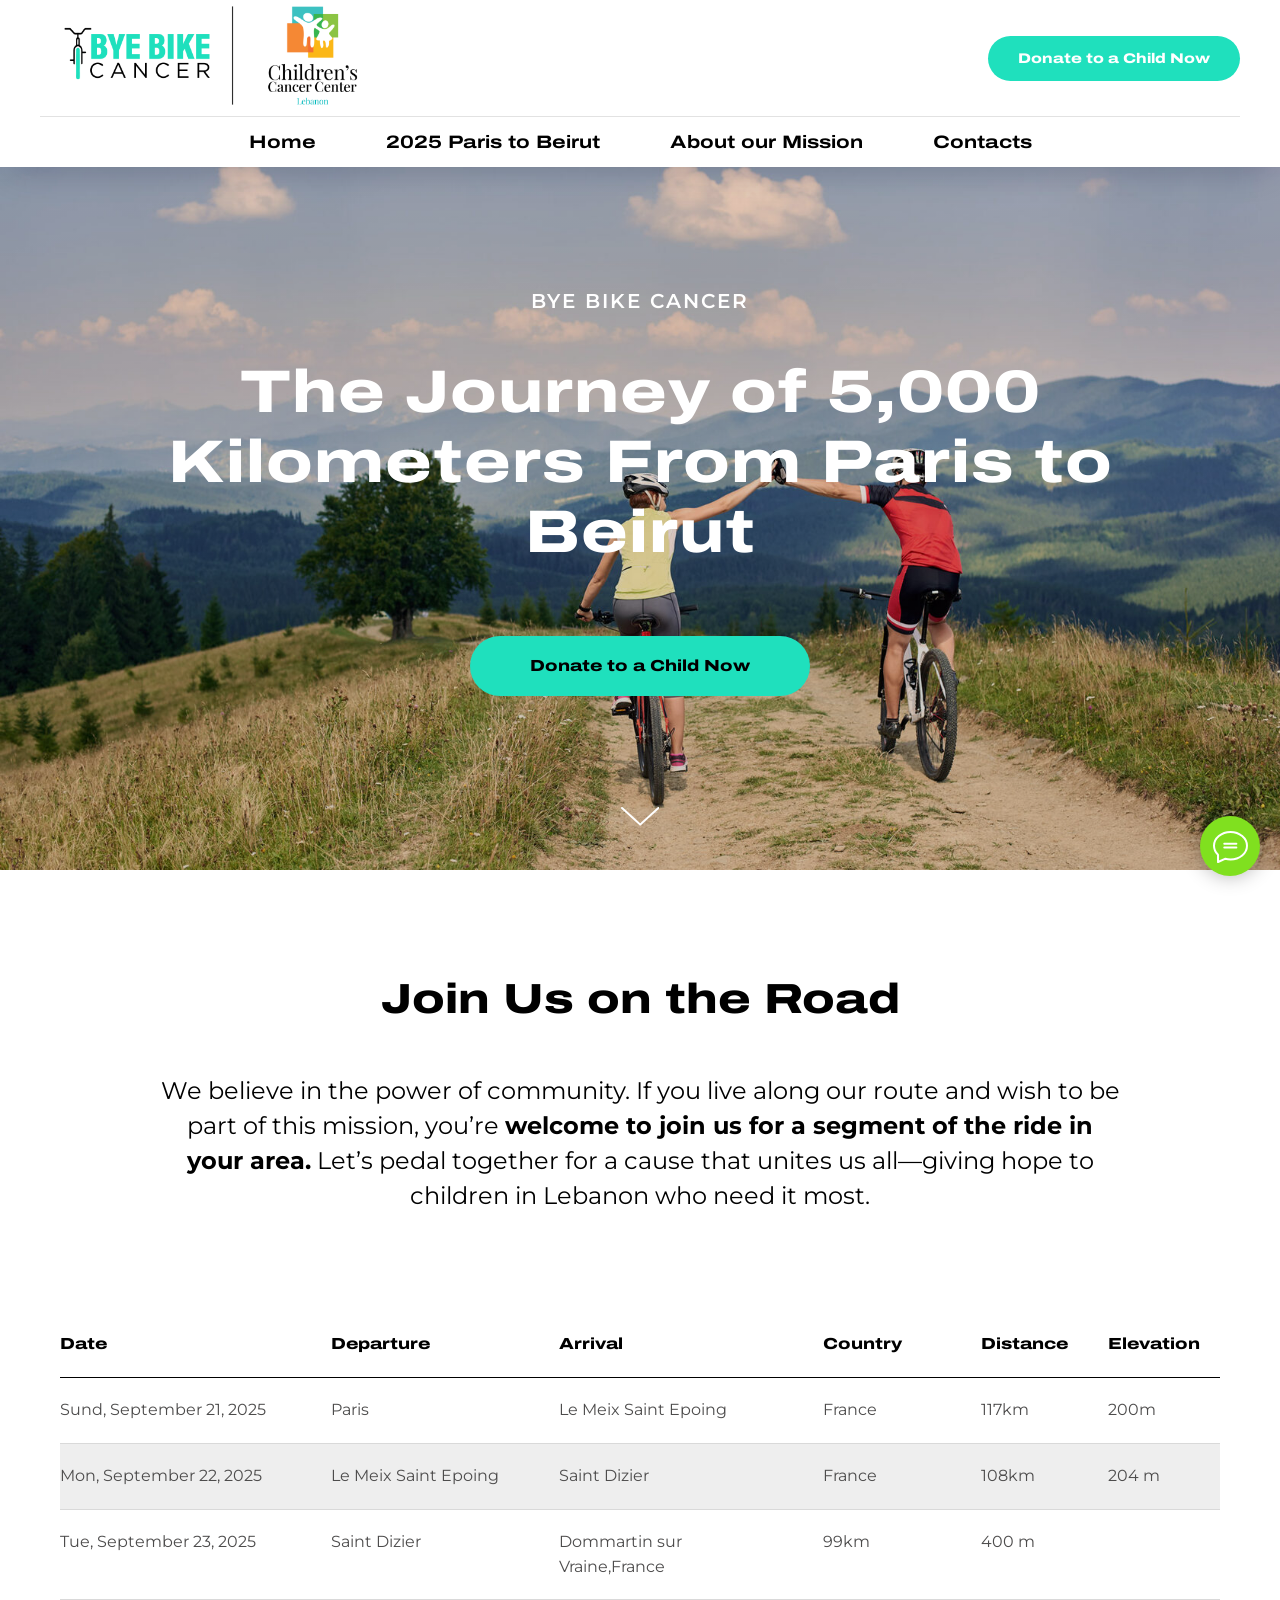
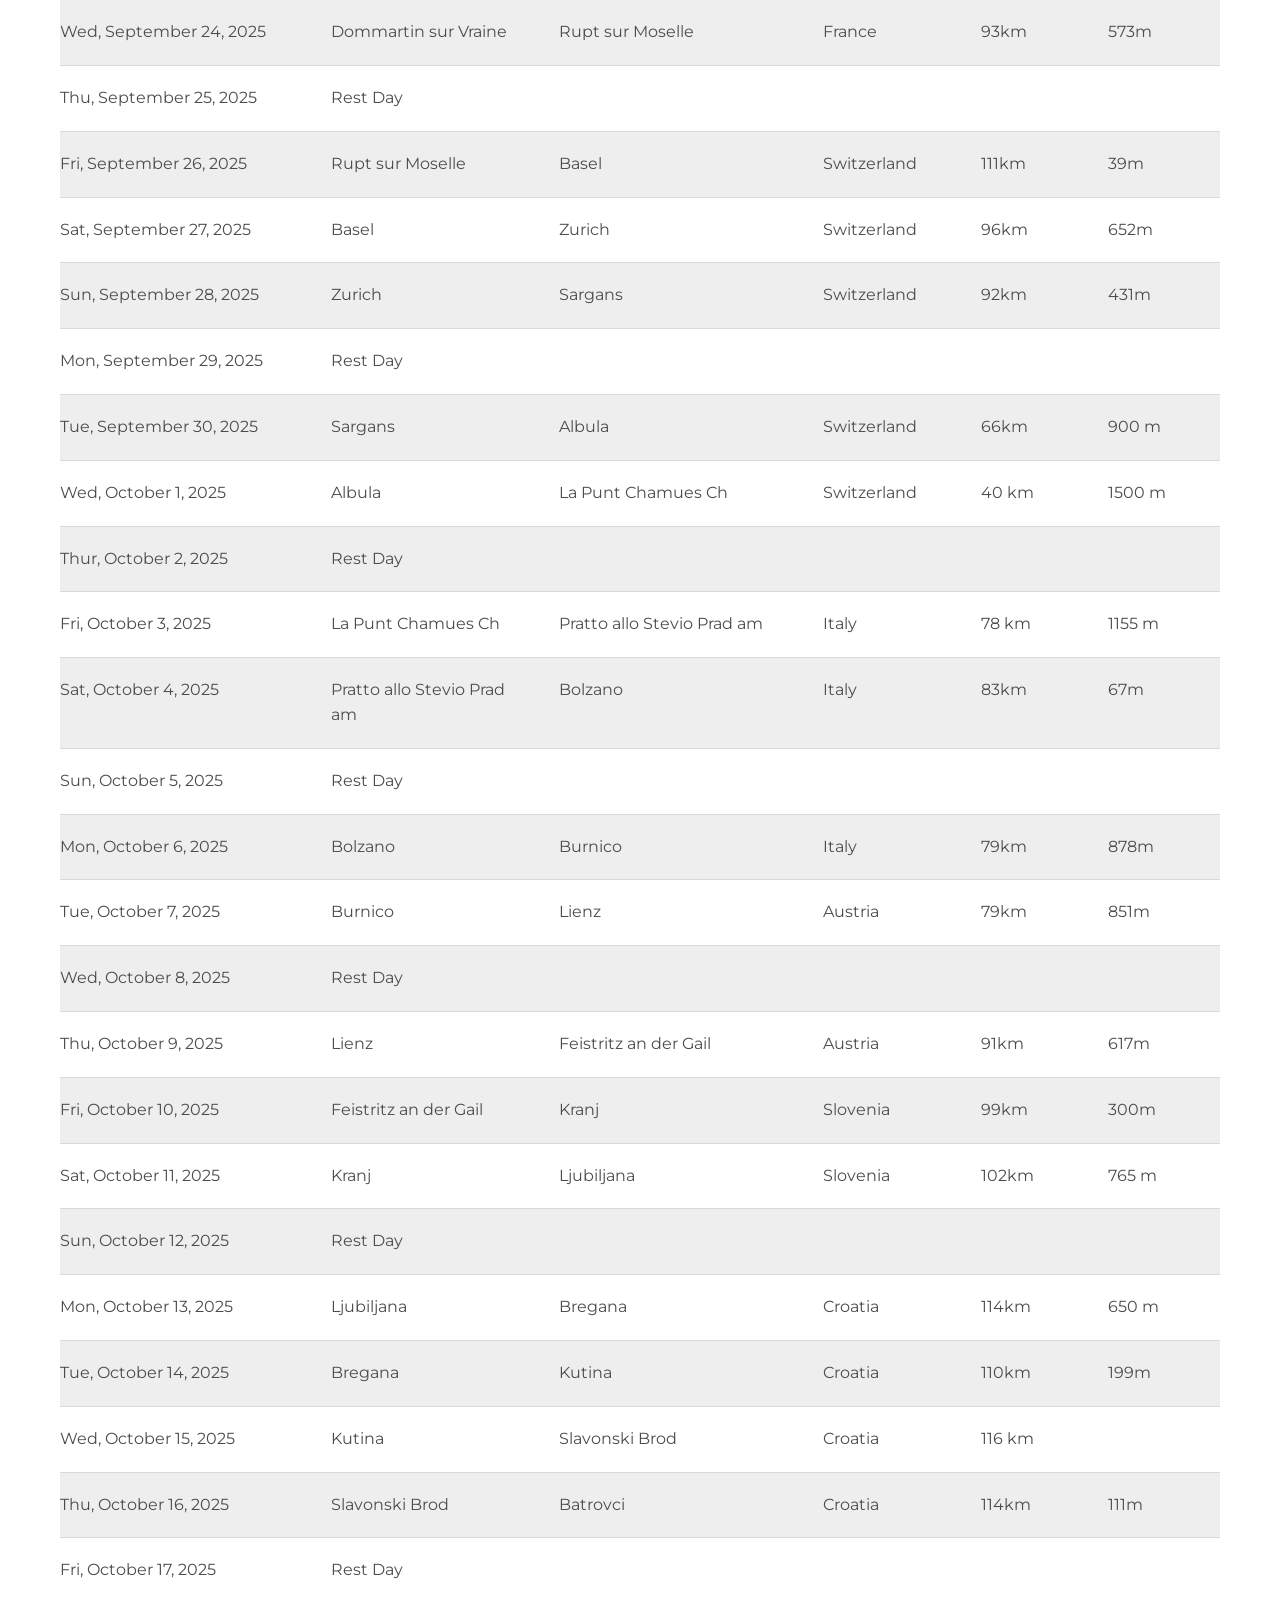
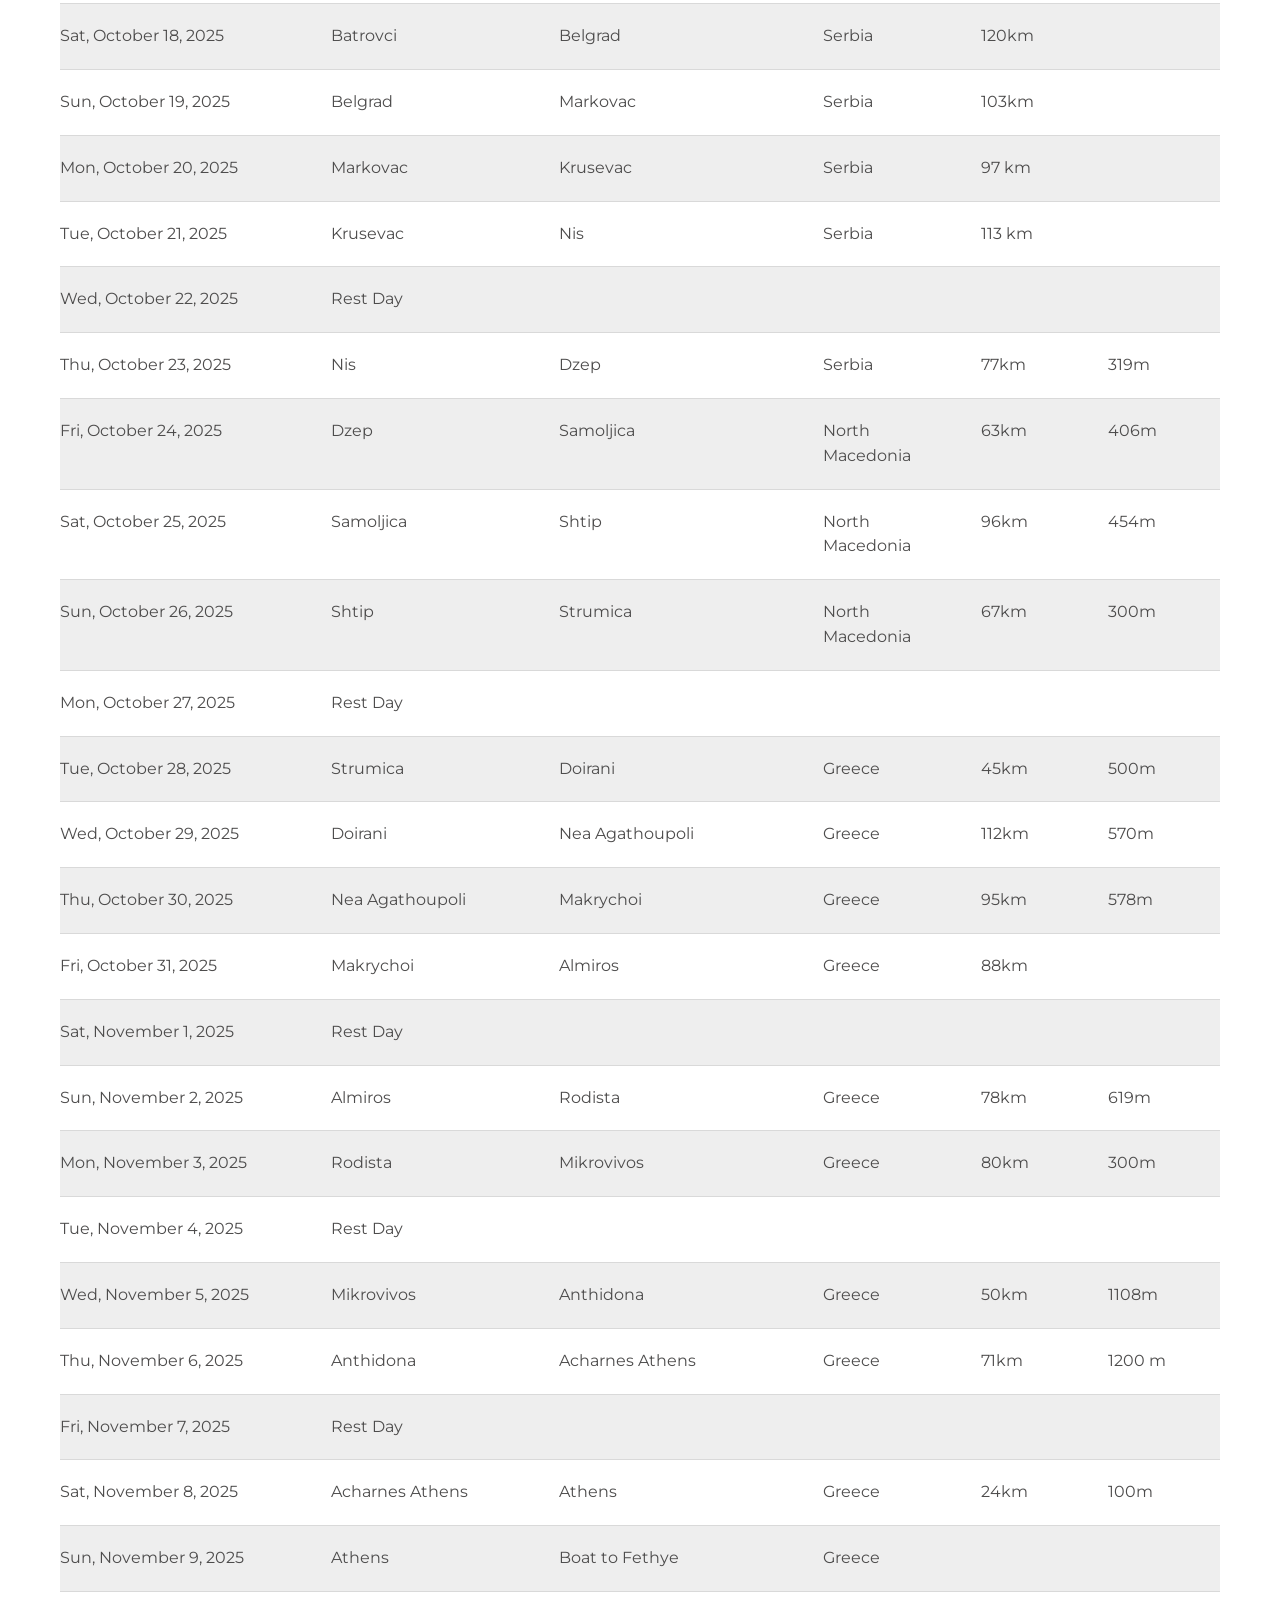
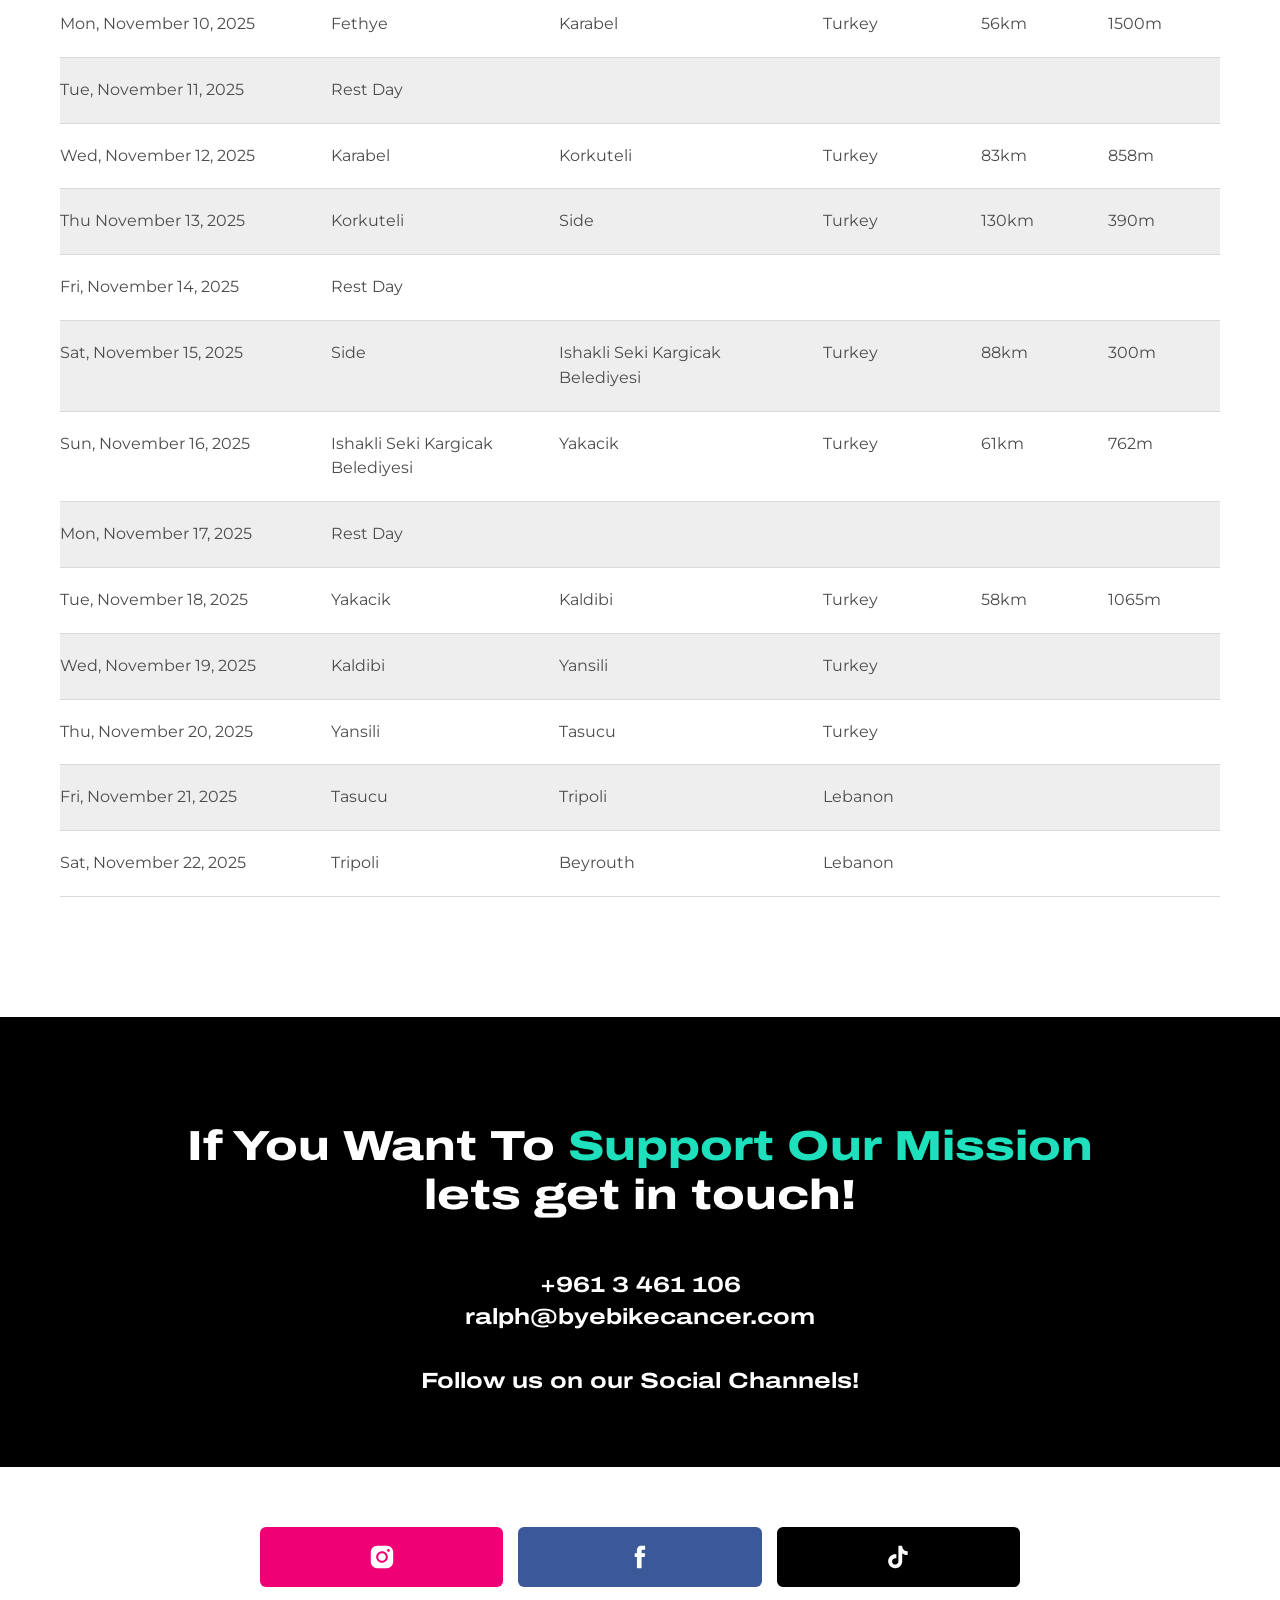
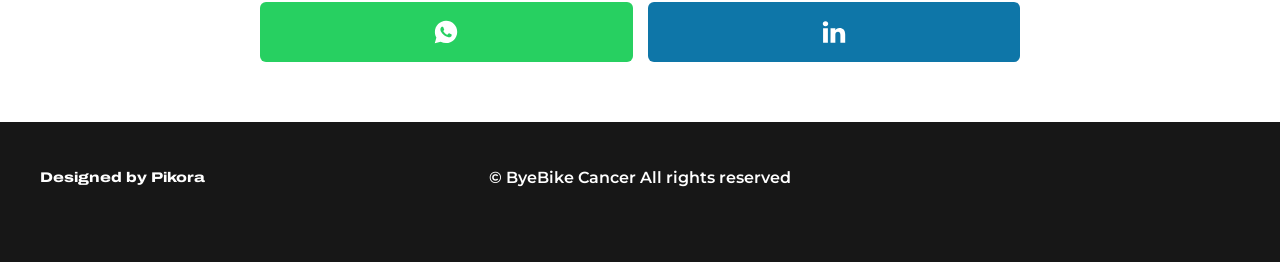
<file: ride2025/index.html>
<!DOCTYPE html> <html lang="en"> <head> <meta charset="utf-8" /> <meta http-equiv="Content-Type" content="text/html; charset=utf-8" /> <meta name="viewport" content="width=device-width, initial-scale=1.0" /> <!--metatextblock--> <title>ByeBike Cancer | Ride2025</title> <meta name="description" content="Want to be part of something bigger? If you live in one of the 11 countries we’ll pass through, you can join the Bye Bike Cancer ride for a day, a segment, or just a few meaningful kilometers." /> <meta property="og:url" content="https://byebikecancer.com/ride2025/" /> <meta property="og:title" content="ByeBike Cancer | Ride2025" /> <meta property="og:description" content="Want to be part of something bigger? If you live in one of the 11 countries we’ll pass through, you can join the Bye Bike Cancer ride for a day, a segment, or just a few meaningful kilometers." /> <meta property="og:type" content="website" /> <meta property="og:image" content="https://byebikecancer.com/images/tild3166-3033-4561-a639-646630363264__byebike-cancer-by-ra.jpg" /> <link rel="canonical" href="https://byebikecancer.com/ride2025/"> <!--/metatextblock--> <meta name="format-detection" content="telephone=no" /> <meta http-equiv="x-dns-prefetch-control" content="on"> <link rel="dns-prefetch" href="https://ws.tildacdn.com">  <link rel="dns-prefetch" href="https://fonts.tildacdn.com"> <link rel="shortcut icon" href="../images/tild3261-3633-4365-a162-386236326361__byebike-fav.jpg" type="image/x-icon" /> <!-- Assets --> <script src="https://neo.tildacdn.com/js/tilda-fallback-1.0.min.js" async charset="utf-8"></script> <link rel="stylesheet" href="../css/tilda-grid-3.0.min.css" type="text/css" media="all" onerror="this.loaderr='y';"/> <link rel="stylesheet" href="../css/tilda-blocks-page72837117.min.css?t=1769771667" type="text/css" media="all" onerror="this.loaderr='y';" /> <link rel="preconnect" href="https://fonts.gstatic.com"> <link href="https://fonts.googleapis.com/css2?family=Montserrat:wght@100..900&subset=latin,cyrillic" rel="stylesheet"> <link rel="stylesheet" href="../css/tilda-animation-2.0.min.css" type="text/css" media="all" onerror="this.loaderr='y';" /> <link rel="stylesheet" href="../css/tilda-cover-1.0.min.css" type="text/css" media="all" onerror="this.loaderr='y';" /> <link rel="preload" href="../fonts/archivo-expanded-800.woff2" as="font" type="font/woff2" crossorigin> <link rel="stylesheet" href="../css/fonts.css" type="text/css" media="all" /> <script type="text/javascript">TildaFonts=["90001","90002"];window.tildafontsswap="y";</script> <script type="text/javascript" src="../js/tilda-fonts.min.js" charset="utf-8" onerror="this.loaderr='y';"></script> <script nomodule src="../js/tilda-polyfill-1.0.min.js" charset="utf-8"></script> <script type="text/javascript">function t_onReady(func) {if(document.readyState!='loading') {func();} else {document.addEventListener('DOMContentLoaded',func);}}
function t_onFuncLoad(funcName,okFunc,time) {if(typeof window[funcName]==='function') {okFunc();} else {setTimeout(function() {t_onFuncLoad(funcName,okFunc,time);},(time||100));}}function t_throttle(fn,threshhold,scope) {return function() {fn.apply(scope||this,arguments);};}</script> <script src="../js/tilda-scripts-3.0.min.js" charset="utf-8" defer onerror="this.loaderr='y';"></script> <script src="../js/tilda-blocks-page72837117.min.js?t=1769771667" charset="utf-8" async onerror="this.loaderr='y';"></script> <script src="../js/lazyload-1.3.min.export.js" charset="utf-8" async onerror="this.loaderr='y';"></script> <script src="../js/tilda-animation-2.0.min.js" charset="utf-8" async onerror="this.loaderr='y';"></script> <script src="../js/tilda-cover-1.0.min.js" charset="utf-8" async onerror="this.loaderr='y';"></script> <script src="../js/tilda-t431-table-1.0.min.js" charset="utf-8" async onerror="this.loaderr='y';"></script> <script src="../js/tilda-menu-1.0.min.js" charset="utf-8" async onerror="this.loaderr='y';"></script> <script src="../js/tilda-skiplink-1.0.min.js" charset="utf-8" async onerror="this.loaderr='y';"></script> <script src="../js/tilda-events-1.0.min.js" charset="utf-8" async onerror="this.loaderr='y';"></script> <!-- nominify begin --><!-- Google Tag Manager --> <script>(function(w,d,s,l,i){w[l]=w[l]||[];w[l].push({'gtm.start':
new Date().getTime(),event:'gtm.js'});var f=d.getElementsByTagName(s)[0],
j=d.createElement(s),dl=l!='dataLayer'?'&l='+l:'';j.async=true;j.src=
'https://www.googletagmanager.com/gtm.js?id='+i+dl;f.parentNode.insertBefore(j,f);
})(window,document,'script','dataLayer','GTM-M7MP94B8');</script> <!-- End Google Tag Manager --><!-- nominify end --><script type="text/javascript">window.dataLayer=window.dataLayer||[];</script> <script type="text/javascript">(function() {if((/bot|google|yandex|baidu|bing|msn|duckduckbot|teoma|slurp|crawler|spider|robot|crawling|facebook/i.test(navigator.userAgent))===false&&typeof(sessionStorage)!='undefined'&&sessionStorage.getItem('visited')!=='y'&&document.visibilityState){var style=document.createElement('style');style.type='text/css';style.innerHTML='@media screen and (min-width: 980px) {.t-records {opacity: 0;}.t-records_animated {-webkit-transition: opacity ease-in-out .2s;-moz-transition: opacity ease-in-out .2s;-o-transition: opacity ease-in-out .2s;transition: opacity ease-in-out .2s;}.t-records.t-records_visible {opacity: 1;}}';document.getElementsByTagName('head')[0].appendChild(style);function t_setvisRecs(){var alr=document.querySelectorAll('.t-records');Array.prototype.forEach.call(alr,function(el) {el.classList.add("t-records_animated");});setTimeout(function() {Array.prototype.forEach.call(alr,function(el) {el.classList.add("t-records_visible");});sessionStorage.setItem("visited","y");},400);}
document.addEventListener('DOMContentLoaded',t_setvisRecs);}})();</script></head> <body class="t-body" style="margin:0;"> <!--allrecords--> <div id="allrecords" data-tilda-export="yes" class="t-records" data-hook="blocks-collection-content-node" data-tilda-project-id="13927579" data-tilda-page-id="72837117" data-tilda-page-alias="ride2025" data-tilda-formskey="f36ff591d635877b6b72a7b013927579" data-tilda-cookie="no" data-tilda-lazy="yes" data-tilda-root-zone="one" data-tilda-project-headcode="yes" data-tilda-project-country="LB"> <!--header--> <header id="t-header" class="t-records" data-hook="blocks-collection-content-node" data-tilda-project-id="13927579" data-tilda-page-id="72456773" data-tilda-page-alias="menu" data-tilda-formskey="f36ff591d635877b6b72a7b013927579" data-tilda-cookie="no" data-tilda-lazy="yes" data-tilda-root-zone="one" data-tilda-project-headcode="yes" data-tilda-project-country="LB"> <div id="rec1166727266" class="r t-rec" style=" " data-animationappear="off" data-record-type="967"> <!-- T967 --> <div id="nav1166727266marker"></div> <div class="tmenu-mobile"> <div class="tmenu-mobile__container"> <div class="tmenu-mobile__text t-name t-name_md" field="menu_mob_title">&nbsp;</div> <button type="button"
class="t-menuburger t-menuburger_first "
aria-label="Navigation menu"
aria-expanded="false"> <span style="background-color:#000;"></span> <span style="background-color:#000;"></span> <span style="background-color:#000;"></span> <span style="background-color:#000;"></span> </button> <script>function t_menuburger_init(recid) {var rec=document.querySelector('#rec' + recid);if(!rec) return;var burger=rec.querySelector('.t-menuburger');if(!burger) return;var isSecondStyle=burger.classList.contains('t-menuburger_second');if(isSecondStyle&&!window.isMobile&&!('ontouchend' in document)) {burger.addEventListener('mouseenter',function() {if(burger.classList.contains('t-menuburger-opened')) return;burger.classList.remove('t-menuburger-unhovered');burger.classList.add('t-menuburger-hovered');});burger.addEventListener('mouseleave',function() {if(burger.classList.contains('t-menuburger-opened')) return;burger.classList.remove('t-menuburger-hovered');burger.classList.add('t-menuburger-unhovered');setTimeout(function() {burger.classList.remove('t-menuburger-unhovered');},300);});}
burger.addEventListener('click',function() {if(!burger.closest('.tmenu-mobile')&&!burger.closest('.t450__burger_container')&&!burger.closest('.t466__container')&&!burger.closest('.t204__burger')&&!burger.closest('.t199__js__menu-toggler')) {burger.classList.toggle('t-menuburger-opened');burger.classList.remove('t-menuburger-unhovered');}});var menu=rec.querySelector('[data-menu="yes"]');if(!menu) return;var menuLinks=menu.querySelectorAll('.t-menu__link-item');var submenuClassList=['t978__menu-link_hook','t978__tm-link','t966__tm-link','t794__tm-link','t-menusub__target-link'];Array.prototype.forEach.call(menuLinks,function(link) {link.addEventListener('click',function() {var isSubmenuHook=submenuClassList.some(function(submenuClass) {return link.classList.contains(submenuClass);});if(isSubmenuHook) return;burger.classList.remove('t-menuburger-opened');});});menu.addEventListener('clickedAnchorInTooltipMenu',function() {burger.classList.remove('t-menuburger-opened');});}
t_onReady(function() {t_onFuncLoad('t_menuburger_init',function(){t_menuburger_init('1166727266');});});</script> <style>.t-menuburger{position:relative;flex-shrink:0;width:28px;height:20px;padding:0;border:none;background-color:transparent;outline:none;-webkit-transform:rotate(0deg);transform:rotate(0deg);transition:transform .5s ease-in-out;cursor:pointer;z-index:999;}.t-menuburger span{display:block;position:absolute;width:100%;opacity:1;left:0;-webkit-transform:rotate(0deg);transform:rotate(0deg);transition:.25s ease-in-out;height:3px;background-color:#000;}.t-menuburger span:nth-child(1){top:0px;}.t-menuburger span:nth-child(2),.t-menuburger span:nth-child(3){top:8px;}.t-menuburger span:nth-child(4){top:16px;}.t-menuburger__big{width:42px;height:32px;}.t-menuburger__big span{height:5px;}.t-menuburger__big span:nth-child(2),.t-menuburger__big span:nth-child(3){top:13px;}.t-menuburger__big span:nth-child(4){top:26px;}.t-menuburger__small{width:22px;height:14px;}.t-menuburger__small span{height:2px;}.t-menuburger__small span:nth-child(2),.t-menuburger__small span:nth-child(3){top:6px;}.t-menuburger__small span:nth-child(4){top:12px;}.t-menuburger-opened span:nth-child(1){top:8px;width:0%;left:50%;}.t-menuburger-opened span:nth-child(2){-webkit-transform:rotate(45deg);transform:rotate(45deg);}.t-menuburger-opened span:nth-child(3){-webkit-transform:rotate(-45deg);transform:rotate(-45deg);}.t-menuburger-opened span:nth-child(4){top:8px;width:0%;left:50%;}.t-menuburger-opened.t-menuburger__big span:nth-child(1){top:6px;}.t-menuburger-opened.t-menuburger__big span:nth-child(4){top:18px;}.t-menuburger-opened.t-menuburger__small span:nth-child(1),.t-menuburger-opened.t-menuburger__small span:nth-child(4){top:6px;}@media (hover),(min-width:0\0){.t-menuburger_first:hover span:nth-child(1){transform:translateY(1px);}.t-menuburger_first:hover span:nth-child(4){transform:translateY(-1px);}.t-menuburger_first.t-menuburger__big:hover span:nth-child(1){transform:translateY(3px);}.t-menuburger_first.t-menuburger__big:hover span:nth-child(4){transform:translateY(-3px);}}.t-menuburger_second span:nth-child(2),.t-menuburger_second span:nth-child(3){width:80%;left:20%;right:0;}@media (hover),(min-width:0\0){.t-menuburger_second.t-menuburger-hovered span:nth-child(2),.t-menuburger_second.t-menuburger-hovered span:nth-child(3){animation:t-menuburger-anim 0.3s ease-out normal forwards;}.t-menuburger_second.t-menuburger-unhovered span:nth-child(2),.t-menuburger_second.t-menuburger-unhovered span:nth-child(3){animation:t-menuburger-anim2 0.3s ease-out normal forwards;}}.t-menuburger_second.t-menuburger-opened span:nth-child(2),.t-menuburger_second.t-menuburger-opened span:nth-child(3){left:0;right:0;width:100%!important;}.t-menuburger_third span:nth-child(4){width:70%;left:unset;right:0;}@media (hover),(min-width:0\0){.t-menuburger_third:not(.t-menuburger-opened):hover span:nth-child(4){width:100%;}}.t-menuburger_third.t-menuburger-opened span:nth-child(4){width:0!important;right:50%;}.t-menuburger_fourth{height:12px;}.t-menuburger_fourth.t-menuburger__small{height:8px;}.t-menuburger_fourth.t-menuburger__big{height:18px;}.t-menuburger_fourth span:nth-child(2),.t-menuburger_fourth span:nth-child(3){top:4px;opacity:0;}.t-menuburger_fourth span:nth-child(4){top:8px;}.t-menuburger_fourth.t-menuburger__small span:nth-child(2),.t-menuburger_fourth.t-menuburger__small span:nth-child(3){top:3px;}.t-menuburger_fourth.t-menuburger__small span:nth-child(4){top:6px;}.t-menuburger_fourth.t-menuburger__small span:nth-child(2),.t-menuburger_fourth.t-menuburger__small span:nth-child(3){top:3px;}.t-menuburger_fourth.t-menuburger__small span:nth-child(4){top:6px;}.t-menuburger_fourth.t-menuburger__big span:nth-child(2),.t-menuburger_fourth.t-menuburger__big span:nth-child(3){top:6px;}.t-menuburger_fourth.t-menuburger__big span:nth-child(4){top:12px;}@media (hover),(min-width:0\0){.t-menuburger_fourth:not(.t-menuburger-opened):hover span:nth-child(1){transform:translateY(1px);}.t-menuburger_fourth:not(.t-menuburger-opened):hover span:nth-child(4){transform:translateY(-1px);}.t-menuburger_fourth.t-menuburger__big:not(.t-menuburger-opened):hover span:nth-child(1){transform:translateY(3px);}.t-menuburger_fourth.t-menuburger__big:not(.t-menuburger-opened):hover span:nth-child(4){transform:translateY(-3px);}}.t-menuburger_fourth.t-menuburger-opened span:nth-child(1),.t-menuburger_fourth.t-menuburger-opened span:nth-child(4){top:4px;}.t-menuburger_fourth.t-menuburger-opened span:nth-child(2),.t-menuburger_fourth.t-menuburger-opened span:nth-child(3){opacity:1;}@keyframes t-menuburger-anim{0%{width:80%;left:20%;right:0;}50%{width:100%;left:0;right:0;}100%{width:80%;left:0;right:20%;}}@keyframes t-menuburger-anim2{0%{width:80%;left:0;}50%{width:100%;right:0;left:0;}100%{width:80%;left:20%;right:0;}}</style> </div> </div> <style>.tmenu-mobile{background-color:#111;display:none;width:100%;top:0;z-index:990;}.tmenu-mobile_positionfixed{position:fixed;}.tmenu-mobile__text{color:#fff;}.tmenu-mobile__container{min-height:64px;padding:20px;position:relative;box-sizing:border-box;display:-webkit-flex;display:-ms-flexbox;display:flex;-webkit-align-items:center;-ms-flex-align:center;align-items:center;-webkit-justify-content:space-between;-ms-flex-pack:justify;justify-content:space-between;}.tmenu-mobile__list{display:block;}.tmenu-mobile__burgerlogo{display:inline-block;font-size:24px;font-weight:400;white-space:nowrap;vertical-align:middle;}.tmenu-mobile__imglogo{height:auto;display:block;max-width:300px!important;box-sizing:border-box;padding:0;margin:0 auto;}@media screen and (max-width:980px){.tmenu-mobile__menucontent_hidden{display:none;height:100%;}.tmenu-mobile{display:block;}}@media screen and (max-width:980px){#rec1166727266 .t-menuburger{-webkit-order:1;-ms-flex-order:1;order:1;}}</style> <div id="nav1166727266" class="t967 t967__positionabsolute tmenu-mobile__menucontent_hidden" style="background-color: rgba(255,255,255,1); " data-bgcolor-hex="#ffffff" data-bgcolor-rgba="rgba(255,255,255,1)" data-navmarker="nav1166727266marker" data-appearoffset="" data-bgopacity-two="100" data-menushadow="" data-menushadow-css="0px 15px 30px -10px rgba(0,11,48,0.2)" data-bgopacity="1" data-bgcolor-rgba-afterscroll="rgba(255,255,255,1)" data-menu-items-align="center" data-menu="yes"> <div class="t967__maincontainer "> <div class="t967__top" style="height:13vh;"> <div class="t967__logo"> <div style="display: block;"> <a href="../"> <img class="t967__imglogo t967__imglogomobile"
src="../images/tild3062-6537-4130-b038-353565386162__00-logos.png"
imgfield="img"
style="max-width: 350px; width: 350px;"
alt=""> </a> </div> </div> <nav class="t967__listwrapper t967__mobilelist"> <ul role="list" class="t967__list"> <li class="t967__list-item"
style="padding:0 35px 0 0;"> <a class="t-menu__link-item"
href="../" data-menu-submenu-hook="" data-menu-item-number="1">
Home
</a> </li> <li class="t967__list-item"
style="padding:0 35px;"> <a class="t-menu__link-item"
href="../ride2025/" data-menu-submenu-hook="" data-menu-item-number="2">
2025 Paris to Beirut
</a> </li> <li class="t967__list-item"
style="padding:0 35px;"> <a class="t-menu__link-item"
href="../mission/" data-menu-submenu-hook="" data-menu-item-number="3">
About our Mission
</a> </li> <li class="t967__list-item"
style="padding:0 0 0 35px;"> <a class="t-menu__link-item"
href="../contact/" data-menu-submenu-hook="" data-menu-item-number="4">
Contacts
</a> </li> </ul> </nav> <div class="t967__additionalwrapper"> <a
class="t-btn t-btnflex t-btnflex_type_button t-btnflex_sm t967__button"
href="https://fundahope.com/en/campaigns/byebike-cancer"
target="_blank"><span class="t-btnflex__text">Donate to a Child Now</span> <style>#rec1166727266 .t-btnflex.t-btnflex_type_button {color:#ffffff;background-color:#1fe0bd;--border-width:0px;border-style:none !important;border-radius:100px;box-shadow:none !important;transition-duration:0.2s;transition-property:background-color,color,border-color,box-shadow,opacity,transform,gap;transition-timing-function:ease-in-out;}</style></a> </div> </div> <div class="t967__bottom" style="height:50px;"> <div class="t967__middlelinewrapper"> <div class="t967__linewrapper"> <div
class="t-divider t967__horizontalline" data-divider-fieldset="color,bordersize,opacity"
style=" "></div> </div> </div> <div class="t967__bottomwrapper" style="height:50px;"> <nav class="t967__listwrapper t967__desktoplist"> <ul role="list" class="t967__list t-menu__list t967__menualign_center" style=""> <li class="t967__list-item"
style="padding:0 35px 0 0;"> <a class="t-menu__link-item"
href="../" data-menu-submenu-hook="" data-menu-item-number="1">
Home
</a> </li> <li class="t967__list-item"
style="padding:0 35px;"> <a class="t-menu__link-item"
href="../ride2025/" data-menu-submenu-hook="" data-menu-item-number="2">
2025 Paris to Beirut
</a> </li> <li class="t967__list-item"
style="padding:0 35px;"> <a class="t-menu__link-item"
href="../mission/" data-menu-submenu-hook="" data-menu-item-number="3">
About our Mission
</a> </li> <li class="t967__list-item"
style="padding:0 0 0 35px;"> <a class="t-menu__link-item"
href="../contact/" data-menu-submenu-hook="" data-menu-item-number="4">
Contacts
</a> </li> </ul> </nav> </div> </div> </div> </div> <style>@media screen and (max-width:980px){#rec1166727266 .t967__leftcontainer{padding:20px;}}@media screen and (max-width:980px){#rec1166727266 .t967__imglogo{padding:20px 0;}}</style> <style>@media screen and (max-width:980px){#rec1166727266 .tmenu-mobile{background-color:#ffffff;}}</style> <script>t_onReady(function() {t_onFuncLoad('t_menu__highlightActiveLinks',function() {t_menu__highlightActiveLinks('.t967 .t-menu__link-item');});});t_onFuncLoad('t_menu__setBGcolor',function() {window.addEventListener('resize',t_throttle(function() {t_menu__setBGcolor('1166727266','.t967');}));});t_onReady(function() {t_onFuncLoad('t_menu__setBGcolor',function() {t_menu__setBGcolor('1166727266','.t967');});t_onFuncLoad('t_menu__interactFromKeyboard',function() {t_menu__interactFromKeyboard('1166727266');});});</script> <script>t_onReady(function() {var rec=document.querySelector('#rec1166727266');if(!rec) return;var wrapperBlock=rec.querySelector('.t967');if(!wrapperBlock) return;t_onFuncLoad('t_menu__createMobileMenu',function() {t_menu__createMobileMenu('1166727266','.t967');});});</script> <style>#rec1166727266 .t-menu__link-item{-webkit-transition:color 0.3s ease-in-out,opacity 0.3s ease-in-out;transition:color 0.3s ease-in-out,opacity 0.3s ease-in-out;}#rec1166727266 .t-menu__link-item.t-active:not(.t978__menu-link){color:#1fe0bd !important;}#rec1166727266 .t-menu__link-item:not(.t-active):not(.tooltipstered):hover{color:#1fe0bd !important;}#rec1166727266 .t-menu__link-item:not(.t-active):not(.tooltipstered):focus-visible{color:#1fe0bd !important;}@supports (overflow:-webkit-marquee) and (justify-content:inherit){#rec1166727266 .t-menu__link-item,#rec1166727266 .t-menu__link-item.t-active{opacity:1 !important;}}</style> <style> #rec1166727266 .t967__additional-descr{font-family:'Montserrat';}</style> <style>#rec1166727266 .t967 {box-shadow:0px 15px 30px -10px rgba(0,11,48,0.2);}</style> </div> <div id="rec1183327201" class="r t-rec" style=" " data-animationappear="off" data-record-type="825"> <!-- t825 --> <div class="t825"> <div class="t825__btn"
style="bottom:20px;right:20px;left:initial;"> <button type="button" class="t825__btn_wrapper t825__btn_animate" style="background:#80e01f;"> <div class="t825__animated-circle" style="border-color:#80e01f;"></div> <svg role="presentation" class="t825__icon" width="35" height="32" viewBox="0 0 35 32" fill="none" xmlns="http://www.w3.org/2000/svg"> <path stroke="#ffffff" stroke-width="2" stroke-miterlimit="10" stroke-linecap="round" stroke-linejoin="round" fill="none" d="M11.2667 12.6981H23.3667M11.2667 16.4717H23.3667M4.8104 23.5777C2.4311 21.1909 1 18.1215 1 14.7736C1 7.16679 8.38723 1 17.5 1C26.6128 1 34 7.16679 34 14.7736C34 22.3804 26.6128 28.5472 17.5 28.5472C15.6278 28.5472 13.8286 28.2868 12.1511 27.8072L12 27.7925L5.03333 31V23.8219L4.8104 23.5777Z" /> </svg> <svg role="presentation" class="t825__icon-close" width="16px" height="16px" viewBox="0 0 23 23" version="1.1" xmlns="http://www.w3.org/2000/svg" xmlns:xlink="http://www.w3.org/1999/xlink"> <g stroke="none" stroke-width="1" fill="#000" fill-rule="evenodd"> <rect transform="translate(11.313708, 11.313708) rotate(-45.000000) translate(-11.313708, -11.313708)" x="10.3137085" y="-3.6862915" width="2" height="30"></rect> <rect transform="translate(11.313708, 11.313708) rotate(-315.000000) translate(-11.313708, -11.313708)" x="10.3137085" y="-3.6862915" width="2" height="30"></rect> </g> </svg> </button> </div> <div class="t825__popup" data-track-popup="/tilda/popup/rec1183327201/opened"> <div class="t825__popup-container" style="bottom:95px;right:20px;left:initial;"> <div class="t825__mobile-top-panel"> <div class="t825__mobile-top-panel_wrapper"> <button type="button" class="t825__mobile-close"> <svg role="presentation" class="t825__mobile-icon-close" width="16" height="16" viewBox="0 0 23 23" xmlns="http://www.w3.org/2000/svg"> <g fill="#fff" fill-rule="evenodd"> <path d="M0 1.414 1.415 0l21.213 21.213-1.414 1.414z"/> <path d="m21.213 0 1.414 1.415L1.414 22.628 0 21.214z"/> </g> </svg> </button> </div> </div> <div class="t825__wrapper" style=""> <div class="t825__text-wrapper"> <div class="t825__title t-name t-name_xl">Contact us</div> </div> <div class="t825__messenger-wrapper"> <!-- new soclinks --> <div class="t825__messenger-block t825__messenger-block_single "><a href="https://wa.me/9613461106?text=WhatsApp" class="t825__messenger t825__whatsapp t-name t-name_lg" target="_blank" rel="nofollow noopener"><svg role="presentation" width="62" height="62" xmlns="http://www.w3.org/2000/svg"><g fill="#27D061" fill-rule="nonzero"><path d="M32.367 14.888c-8.275 0-15.004 6.726-15.007 14.993a14.956 14.956 0 0 0 2.294 7.98l.356.567-1.515 5.533 5.677-1.488.548.325a14.979 14.979 0 0 0 7.634 2.09h.006c8.268 0 14.997-6.727 15-14.995a14.9 14.9 0 0 0-4.389-10.608 14.898 14.898 0 0 0-10.604-4.397zm8.417 21.34c-.369 1.052-2.138 2.013-2.989 2.142-.763.116-1.728.164-2.789-.179a25.28 25.28 0 0 1-2.524-.949c-4.444-1.95-7.345-6.502-7.566-6.802-.222-.301-1.809-2.443-1.809-4.661 0-2.218 1.144-3.307 1.55-3.759.406-.451.886-.564 1.181-.564.295 0 .591.003.849.016.272.014.637-.105.996.773.37.903 1.255 3.12 1.366 3.346.11.225.185.488.037.79-.148.3-.222.488-.443.75-.222.264-.465.588-.664.79-.222.224-.453.469-.194.92.258.45 1.147 1.926 2.463 3.12 1.692 1.535 3.119 2.011 3.562 2.237.443.226.701.188.96-.113.258-.3 1.106-1.316 1.401-1.766.295-.45.59-.376.997-.226.406.15 2.583 1.24 3.026 1.466.443.226.738.338.849.526.11.188.11 1.09-.259 2.143z" /><path d="M31 0C13.88 0 0 13.88 0 31c0 17.12 13.88 31 31 31 17.12 0 31-13.88 31-31C62 13.88 48.12 0 31 0zm1.283 47.573h-.007c-3 0-5.948-.75-8.566-2.171l-9.502 2.48 2.543-9.243a17.735 17.735 0 0 1-2.392-8.918c.003-9.836 8.044-17.838 17.924-17.838 4.795.002 9.296 1.86 12.68 5.232 3.384 3.371 5.247 7.853 5.245 12.62-.004 9.836-8.046 17.838-17.925 17.838z" /></g></svg></a><div class="t825__messenger-descr t-descr t-descr_xs">WhatsApp</div></div> <!-- /new soclinks --> </div> </div> </div> </div> </div> <style>#rec1183327201 .t825__btn-text{background:#f6f6f6;}#rec1183327201 .t825__btn-text::after{border-left-color:#f6f6f6;border-right-color:transparent;}#rec1183327201 .t825__btn-text{color:#242424;}</style> <script>t_onReady(function() {t_onFuncLoad('t825_initPopup',function() {t825_initPopup('1183327201');});});</script> </div> </header> <!--/header--> <div id="rec1181718191" class="r t-rec t-rec_pt_105 t-screenmin-640px" style="padding-top:105px; " data-animationappear="off" data-record-type="206" data-screen-min="640px"> <!-- cover --> <div class="t-cover" id="recorddiv1181718191"bgimgfield="img"style="height:85vh;background-image:url('../images/tild6563-6338-4234-b236-643033393438__-__resize__20x__home-banner.jpg');"> <div class="t-cover__carrier" id="coverCarry1181718191"data-content-cover-id="1181718191"data-content-cover-bg="../images/tild6563-6338-4234-b236-643033393438__home-banner.jpg"data-display-changed="true"data-content-cover-height="85vh"data-content-cover-parallax=""data-content-use-image-for-mobile-cover=""style="height:85vh;background-attachment:scroll; "itemscope itemtype="http://schema.org/ImageObject"><meta itemprop="image" content="../images/tild6563-6338-4234-b236-643033393438__home-banner.jpg"></div> <div class="t-cover__filter" style="height:85vh;background-image: linear-gradient(to bottom, rgba(0,0,0,0.10), rgba(0,0,0,0.20));"></div> <div class="t-container"> <div class="t-col t-col_12"> <div class="t-cover__wrapper t-valign_middle" style="height:85vh; position: relative;z-index: 1;"> <div class="t183"> <div data-hook-content="covercontent"> <div class="t183__wrapper"> <div class="t183__content-wrapper"> <div class="t183__uptitle t-uptitle t-uptitle_xxl t-animate" data-animate-style="fadeinup" data-animate-group="yes" field="subtitle">bye bike cancer</div> <div class="t183__title t-title t-title_xl t-animate" data-animate-style="fadeinup" data-animate-group="yes" field="title">The Journey of 5,000 Kilometers From Paris to Beirut</div> <div class="t183__buttons"> <a
class="t-btn t-btnflex t-btnflex_type_button t-btnflex_md t-animate"
href="https://www.cccl.org.lb/initiative-details/215/en#donate"
target="_blank" data-animate-style="fadeinup" data-animate-group="yes" data-animate-order="1" data-btneffects-first="btneffects-ripple"><span class="t-btnflex__text">Donate to a Child Now</span> <style>#rec1181718191 .t-btnflex.t-btnflex_type_button {color:#000000;background-color:#1fe0bd;--border-width:0px;border-style:none !important;border-radius:50px;box-shadow:none !important;white-space:normal;transition-duration:0.2s;transition-property:background-color,color,border-color,box-shadow,opacity,transform,gap;transition-timing-function:ease-in-out;}@media (hover:hover) {#rec1181718191 .t-btnflex.t-btnflex_type_button:not(.t-animate_no-hover):hover {background-color:#ffffff !important;}#rec1181718191 .t-btnflex.t-btnflex_type_button:not(.t-animate_no-hover):focus-visible {background-color:#ffffff !important;}}</style></a> </div> </div> </div> </div> </div> </div> </div> </div> <!-- arrow --> <div class="t-cover__arrow"><div class="t-cover__arrow-wrapper t-cover__arrow-wrapper_animated"><div class="t-cover__arrow_mobile"><svg role="presentation" class="t-cover__arrow-svg" style="fill:#ffffff;" x="0px" y="0px" width="38.417px" height="18.592px" viewBox="0 0 38.417 18.592" style="enable-background:new 0 0 38.417 18.592;"><g><path d="M19.208,18.592c-0.241,0-0.483-0.087-0.673-0.261L0.327,1.74c-0.408-0.372-0.438-1.004-0.066-1.413c0.372-0.409,1.004-0.439,1.413-0.066L19.208,16.24L36.743,0.261c0.411-0.372,1.042-0.342,1.413,0.066c0.372,0.408,0.343,1.041-0.065,1.413L19.881,18.332C19.691,18.505,19.449,18.592,19.208,18.592z"/></g></svg></div></div></div> <!-- arrow --> </div> <style>#rec1181718191 .t-btn[data-btneffects-first],#rec1181718191 .t-btn[data-btneffects-second],#rec1181718191 .t-btn[data-btneffects-third],#rec1181718191 .t-btn[data-btneffects-block],#rec1181718191 .t-submit[data-btneffects-first],#rec1181718191 .t-submit[data-btneffects-second],#rec1181718191 .t-submit[data-btneffects-third],#rec1181718191 .t-submit[data-btneffects-block]{position:relative;overflow:hidden;isolation:isolate;}#rec1181718191 .t-btn[data-btneffects-first="btneffects-ripple"] .t-btn_effects,#rec1181718191 .t-submit[data-btneffects-first="btneffects-ripple"] .t-btn_effects{position:absolute;top:0;bottom:0;left:0;right:0;}#rec1181718191 .t-btn[data-btneffects-first="btneffects-ripple"] .t-btn_effects::after,#rec1181718191 .t-submit[data-btneffects-first="btneffects-ripple"] .t-btn_effects::after{content:'';position:absolute;height:350%;width:200%;top:0;left:-100%;background:rgba(255,255,255,0.8);border-radius:100%;-webkit-transform:scale(0);-ms-transform:scale(0);transform:scale(0);z-index:20;-webkit-animation-name:ripple;animation-name:ripple;-webkit-animation-duration:6s;animation-duration:6s;-webkit-animation-timing-function:linear;animation-timing-function:linear;-webkit-animation-iteration-count:infinite;animation-iteration-count:infinite;}#rec1181718191 .t-btn[data-btneffects-first="btneffects-ripple"] .t-btn_effects_md::after,#rec1181718191 .t-submit[data-btneffects-first="btneffects-ripple"] .t-btn_effects_md::after{left:-130%;}#rec1181718191 .t-btn[data-btneffects-first="btneffects-ripple"] .t-btn_effects_lg::after,#rec1181718191 .t-submit[data-btneffects-first="btneffects-ripple"] .t-btn_effects_lg::after{left:-150%;}@-webkit-keyframes ripple{20%{opacity:0;-webkit-transform:scale(2.5);transform:scale(2.5);}100%{opacity:0;-webkit-transform:scale(2.5);transform:scale(2.5);}}@keyframes ripple{20%{opacity:0;-webkit-transform:scale(2.5);transform:scale(2.5);}100%{opacity:0;-webkit-transform:scale(2.5);transform:scale(2.5);}}</style> <script>t_onReady(function() {window.setTimeout(function() {var rec=document.getElementById('rec1181718191');if(!rec) return;var firstButton=rec.querySelectorAll('.t-btn[data-btneffects-first], .t-submit[data-btneffects-first]');Array.prototype.forEach.call(firstButton,function(button) {var buttonEffect=button.querySelector('.t-btn_effects');if(!buttonEffect) {button.insertAdjacentHTML('beforeend','<div class="t-btn_effects"></div>');buttonEffect=button.querySelector('.t-btn_effects');};if(button.offsetWidth>260) {buttonEffect.classList.add('t-btn_effects_md');};if(button.offsetWidth>360) {buttonEffect.classList.remove('t-btn_effects_md');buttonEffect.classList.add('t-btn_effects_lg');}});},1000);});</script> <style> #rec1181718191 .t183__uptitle{font-family:'Montserrat';text-transform:uppercase;}@media screen and (min-width:900px){#rec1181718191 .t183__title{font-size:60px;}}</style> </div> <div id="rec1181844936" class="r t-rec t-rec_pt_105 t-rec_pb_0" style="padding-top:105px;padding-bottom:0px; " data-record-type="60"> <!-- T050 --> <div class="t050"> <div class="t-container t-align_center"> <div class="t-col t-col_10 t-prefix_1"> <div class="t050__title t-title t-title_xxl t-animate" data-animate-style="fadeinup" data-animate-group="yes" field="title">Join Us on the Road</div> <div class="t050__descr t-descr t-descr_xxl t-animate" data-animate-style="fadeinup" data-animate-group="yes" field="descr">We believe in the power of community. If you live along our route and wish to be part of this mission, you’re <span style="font-weight: 700;">welcome to join us for a segment of the ride in your area.</span> Let’s pedal together for a cause that unites us all—giving hope to children in Lebanon who need it most.</div> </div> </div> </div> <style> #rec1181844936 .t050__uptitle{text-transform:uppercase;}@media screen and (min-width:900px){#rec1181844936 .t050__title{font-size:42px;}}#rec1181844936 .t050__descr{font-family:'Montserrat';}</style> </div> <div id="rec1181723916" class="r t-rec t-rec_pt_90 t-rec_pb_120" style="padding-top:90px;padding-bottom:120px; " data-record-type="431"> <!-- t431 --> <!-- @classes: t-text t-title t-btn t-btn_sm --> <div class="t431"> <div class="t-container"> <div class="t-col t-col_12 t-prefix_ t431__tdscale_1 t-text t-text_sm t-align_left t431__mobilescroll"> <div class="t431__wrapper-for-mobile"> <div class="t431__table-wrapper" data-auto-correct-mobile-width="false"> <table class="t431__table t431__withoutleftpadding" data-table-width="30%;25%;30%;5%;5%;5%" width="100%"></table> </div> </div> <div class="t431__data-part1" data-auto-correct-mobile-width="false" style="display: none">Date;Departure;Arrival;Country;Distance;Elevation</div> <div class="t431__data-part2" data-auto-correct-mobile-width="false" style="display: none">Sund, September 21, 2025;Paris;Le Meix Saint Epoing;France;117km;200m
Mon, September 22, 2025;Le Meix Saint Epoing;Saint Dizier;France;108km;204 m
Tue, September 23, 2025;Saint Dizier;Dommartin sur Vraine,France;99km;400 m
Wed, September 24, 2025;Dommartin sur Vraine;Rupt sur Moselle;France;93km;573m
Thu, September 25, 2025;Rest Day
Fri, September 26, 2025;Rupt sur Moselle;Basel;Switzerland;111km;39m
Sat, September 27, 2025;Basel;Zurich;Switzerland;96km;652m
Sun, September 28, 2025;Zurich;Sargans;Switzerland;92km;431m
Mon, September 29, 2025;Rest Day
Tue, September 30, 2025;Sargans;Albula;Switzerland;66km;900 m
Wed, October 1, 2025;Albula;La Punt Chamues Ch;Switzerland;40 km;1500 m
Thur, October 2, 2025;Rest Day
Fri, October 3, 2025;La Punt Chamues Ch;Pratto allo Stevio Prad am;Italy;78 km;1155 m
Sat, October 4, 2025;Pratto allo Stevio Prad am;Bolzano;Italy;83km;67m
Sun, October 5, 2025;Rest Day
Mon, October 6, 2025;Bolzano;Burnico;Italy;79km;878m
Tue, October 7, 2025;Burnico;Lienz;Austria;79km;851m
Wed, October 8, 2025;Rest Day
Thu, October 9, 2025;Lienz;Feistritz an der Gail;Austria;91km;617m
Fri, October 10, 2025;Feistritz an der Gail;Kranj;Slovenia;99km;300m
Sat, October 11, 2025;Kranj;Ljubiljana;Slovenia;102km;765 m
Sun, October 12, 2025;Rest Day
Mon, October 13, 2025;Ljubiljana;Bregana;Croatia;114km;650 m
Tue, October 14, 2025;Bregana;Kutina;Croatia;110km;199m
Wed, October 15, 2025;Kutina;Slavonski Brod;Croatia;116 km
Thu, October 16, 2025;Slavonski Brod;Batrovci;Croatia;114km;111m
Fri, October 17, 2025;Rest Day
Sat, October 18, 2025;Batrovci;Belgrad;Serbia;120km
Sun, October 19, 2025;Belgrad;Markovac;Serbia;103km
Mon, October 20, 2025;Markovac;Krusevac;Serbia;97 km
Tue, October 21, 2025;Krusevac;Nis;Serbia;113 km
Wed, October 22, 2025;Rest Day
Thu, October 23, 2025;Nis;Dzep;Serbia;77km;319m
Fri, October 24, 2025;Dzep;Samoljica;North Macedonia;63km;406m
Sat, October 25, 2025;Samoljica;Shtip;North Macedonia;96km;454m
Sun, October 26, 2025;Shtip;Strumica;North Macedonia;67km;300m
Mon, October 27, 2025;Rest Day
Tue, October 28, 2025;Strumica;Doirani;Greece;45km;500m
Wed, October 29, 2025;Doirani;Nea Agathoupoli;Greece;112km;570m
Thu, October 30, 2025;Nea Agathoupoli;Makrychoi;Greece;95km;578m
Fri, October 31, 2025;Makrychoi;Almiros;Greece;88km
Sat, November 1, 2025;Rest Day
Sun, November 2, 2025;Almiros;Rodista;Greece;78km;619m
Mon, November 3, 2025;Rodista;Mikrovivos;Greece;80km;300m
Tue, November 4, 2025;Rest Day
Wed, November 5, 2025;Mikrovivos;Anthidona;Greece;50km;1108m
Thu, November 6, 2025;Anthidona;Acharnes Athens;Greece;71km;1200 m
Fri, November 7, 2025;Rest Day
Sat, November 8, 2025;Acharnes Athens;Athens;Greece;24km;100m
Sun, November 9, 2025;Athens; Boat to Fethye;Greece
Mon, November 10, 2025;Fethye;Karabel;Turkey;56km;1500m
Tue, November 11, 2025;Rest Day
Wed, November 12, 2025;Karabel;Korkuteli;Turkey;83km;858m
Thu November 13, 2025;Korkuteli;Side;Turkey;130km;390m
Fri, November 14, 2025;Rest Day
Sat, November 15, 2025;Side;Ishakli Seki Kargicak Belediyesi;Turkey;88km;300m
Sun, November 16, 2025;Ishakli Seki Kargicak Belediyesi;Yakacik;Turkey;61km;762m
Mon, November 17, 2025;Rest Day
Tue, November 18, 2025;Yakacik;Kaldibi;Turkey;58km;1065m
Wed, November 19, 2025;Kaldibi;Yansili;Turkey
Thu, November 20, 2025;Yansili;Tasucu;Turkey
Fri, November 21, 2025;Tasucu;Tripoli;Lebanon
Sat, November 22, 2025;Tripoli;Beyrouth;Lebanon</div> </div> </div> </div> <template class="t431__btn-template"> <a
class="t-btn t-btnflex t-btnflex_type_button t-btnflex_sm"
href="../"><span class="t-btnflex__text">Button</span> <style>#rec1181723916 .t-btnflex.t-btnflex_type_button {color:#ffffff;background-color:#000000;border-style:solid !important;border-color:#000000 !important;--border-width:0px;border-radius:21px;box-shadow:none !important;transition-duration:0.2s;transition-property:background-color,color,border-color,box-shadow,opacity,transform,gap;transition-timing-function:ease-in-out;}</style></a> </template> <style>#rec1181723916 .t431 .t431__th{border-top-width:0;border-bottom-width:1px;border-right-width:0px;border-left-width:0px;border-color:#000000;}#rec1181723916 .t431 .t431__th:not(:last-child){border-right:none;}#rec1181723916 .t431 .t431__thead tr:nth-child(1) .t431__th{border-top-width:0px;}#rec1181723916 .t431 .t431__tbody tr:nth-child(1) td{border-top:0 !important;}#rec1181723916 .t431 .t431__td{border-top-width:0;border-bottom-width:1px;border-right-width:0px;border-left-width:0px;vertical-align:top;border-color:#d9d9d9;}#rec1181723916 .t431 .t431__td:not(:last-child){border-right:none;}#rec1181723916 .t431 .t431__tbody tr:nth-child(1) td{border-top-width:1px;}#rec1181723916 .t431 .t431__oddrow{background:#ffffff}#rec1181723916 .t431 .t431__evenrow{background:#eeeeee}</style> <script>t_onReady(function() {t_onFuncLoad('t431_init',function() {t431_init(1181723916);});});</script> <style> #rec1181723916 .t431 .t431__td{color:#4d4c4c;}</style> </div> <!--footer--> <footer id="t-footer" class="t-records" data-hook="blocks-collection-content-node" data-tilda-project-id="13927579" data-tilda-page-id="72840309" data-tilda-formskey="f36ff591d635877b6b72a7b013927579" data-tilda-cookie="no" data-tilda-lazy="yes" data-tilda-root-zone="one" data-tilda-project-headcode="yes" data-tilda-project-country="LB"> <div id="rec1181855416" class="r t-rec t-rec_pt_105 t-rec_pb_60" style="padding-top:105px;padding-bottom:60px;background-color:#000000; " data-record-type="60" data-bg-color="#000000"> <!-- T050 --> <div class="t050"> <div class="t-container t-align_center"> <div class="t-col t-col_10 t-prefix_1"> <div class="t050__title t-title t-title_xxl t-animate" data-animate-style="fadeinup" data-animate-group="yes" field="title">If You Want To <span style="color: rgb(31, 224, 189);">Support Our Mission</span> lets get in touch!</div> <div class="t050__descr t-descr t-descr_xxl t-animate" data-animate-style="fadeinup" data-animate-group="yes" field="descr">+961 3 461 106<br />ralph@byebikecancer.com<br /><br />Follow us on our Social Channels!</div> </div> </div> </div> <style> #rec1181855416 .t050__uptitle{text-transform:uppercase;}#rec1181855416 .t050__title{color:#ffffff;}@media screen and (min-width:900px){#rec1181855416 .t050__title{font-size:42px;}}#rec1181855416 .t050__descr{font-size:22px;color:#ffffff;font-family:'DrukTextWideTT','Archivo Expanded';}</style> </div> <div id="rec1181875426" class="r t-rec t-rec_pt_60 t-rec_pb_60" style="padding-top:60px;padding-bottom:60px;background-color:#ffffff; " data-record-type="1036" data-bg-color="#ffffff"> <!-- t1036 --> <div class="t1036"> <div class="t1036__container t-container t-align_center"> <div class="t1036__wrapper t-col t-col_8 t-prefix_2"> <div
class="t1036__items-list t1036__items-list_3-child-in-row"> <div class="t1036__item"><a class="t-btn t-btnflex t1036__btn t1036__btn_instagram t1036__btn_md"href="https://www.instagram.com/byebikecancer/"target="_blank"rel="nofollow noopener"><svg class="t-sociallinks__svg" role="presentation" width=28px height=28px viewBox="0 0 100 100" fill="none" xmlns="http://www.w3.org/2000/svg"> <path d="M66.9644 10H33.04C20.3227 10 10 20.3227 10 32.9573V67.1167C10 79.6816 20.3227 90 33.04 90H66.96C79.6816 90 90 79.6816 90 67.0384V32.9616C90.0044 20.3227 79.6816 10 66.9644 10ZM29.2 50.0022C29.2 38.5083 38.5257 29.2 50.0022 29.2C61.4786 29.2 70.8 38.5083 70.8 50.0022C70.8 61.4961 61.4743 70.8 50.0022 70.8C38.5257 70.8 29.2 61.4961 29.2 50.0022ZM72.8854 31.2027C70.2079 31.2027 68.0789 29.0824 68.0789 26.4049C68.0789 23.7273 70.2035 21.6027 72.8854 21.6027C75.5586 21.6027 77.6833 23.7273 77.6833 26.4049C77.6833 29.0824 75.5586 31.2027 72.8854 31.2027Z" fill="#fff"/> <path d="M50.0022 36.4011C42.4659 36.4011 36.4011 42.4876 36.4011 50.0022C36.4011 57.5124 42.4659 63.6033 50.0022 63.6033C57.5429 63.6033 63.6033 57.5124 63.6033 50.0022C63.6033 42.492 57.4514 36.4011 50.0022 36.4011Z" fill="#fff"/> </svg></a> <style>#rec1181875426 .t1036__btn_instagram {color:#ffffff;background-color:#f00075;border-width:0px;border-style:none !important;border-radius:6px;box-shadow:none !important;transition-duration:0.2s;transition-property:background-color,color,border-color,box-shadow,opacity,transform,gap;transition-timing-function:ease-in-out;}</style></div><div class="t1036__item"><a class="t-btn t-btnflex t1036__btn t1036__btn_facebook t1036__btn_md"href="https://facebook.com/"target="_blank"rel="nofollow noopener"><svg class="t-sociallinks__svg" role="presentation" width=28px height=28px viewBox="0 0 100 100" fill="none" xmlns="http://www.w3.org/2000/svg"> <path d="M43.3077 14.1204C46.4333 11.1506 50.8581 10.1412 55.0516 10.0244C59.4777 9.98539 63.9037 10.0049 68.3285 10.0049C68.348 14.683 68.348 19.3416 68.3285 24.0197C65.4757 24.0197 62.6021 24.0197 59.7492 24.0197C57.9435 23.9028 56.0805 25.2811 55.7505 27.0868C55.7116 30.2125 55.7311 33.3369 55.7311 36.4625C59.9233 36.482 64.1168 36.4625 68.3091 36.482C67.9986 41.0042 67.436 45.5082 66.7761 49.9732C63.0684 50.0122 59.3608 49.9732 55.6531 49.9927C55.6142 63.3281 55.6726 76.6439 55.6336 89.9805C50.1203 90 44.6276 89.961 39.1142 90C39.0168 76.6646 39.1142 63.3293 39.0558 49.9927C36.377 49.9732 33.6788 50.0122 31 49.9732C31.0195 45.4887 31 41.0054 31 36.5404C33.6788 36.5015 36.377 36.5404 39.0558 36.521C39.1337 32.1728 38.9778 27.8052 39.1337 23.4571C39.4259 19.9833 40.7263 16.5082 43.3077 14.1204Z" fill="#fff"/> </svg></a> <style>#rec1181875426 .t1036__btn_facebook {color:#ffffff;background-color:#3b5998;border-width:0px;border-style:none !important;border-radius:6px;box-shadow:none !important;transition-duration:0.2s;transition-property:background-color,color,border-color,box-shadow,opacity,transform,gap;transition-timing-function:ease-in-out;}</style></div><div class="t1036__item"><a class="t-btn t-btnflex t1036__btn t1036__btn_tiktok t1036__btn_md"href="https://www.tiktok.com/@byebikecancer"target="_blank"rel="nofollow noopener"><svg class="t-sociallinks__svg" role="presentation" width=28px height=28px viewBox="0 0 100 100" fill="none" xmlns="http://www.w3.org/2000/svg"> <path d="M51.5101 10.0675C55.8728 10 60.2106 10.04 64.5433 10C64.8058 15.1028 66.6409 20.3005 70.3761 23.9082C74.1038 27.6059 79.3766 29.2985 84.5069 29.8711V43.2943C79.6991 43.1368 74.8688 42.1367 70.5061 40.0666C68.606 39.2066 66.8359 38.099 65.1033 36.9664C65.0808 46.707 65.1433 56.435 65.0408 66.1355C64.7808 70.7957 63.2432 75.4335 60.5331 79.2737C56.1728 85.6665 48.6049 89.8343 40.832 89.9643C36.0643 90.2368 31.3015 88.9367 27.2388 86.5416C20.5059 82.5714 15.7682 75.3035 15.0782 67.5031C14.9981 65.8355 14.9706 64.1704 15.0381 62.5428C15.6382 56.2 18.7759 50.1321 23.6461 46.0044C29.1664 41.1967 36.8993 38.9065 44.1397 40.2616C44.2072 45.1994 44.0097 50.1321 44.0097 55.0699C40.702 53.9998 36.8368 54.2999 33.9467 56.3075C31.8365 57.675 30.234 59.7702 29.3989 62.1403C28.7089 63.8304 28.9064 65.708 28.9464 67.5031C29.7389 72.9734 34.9992 77.5711 40.6145 77.0736C44.3372 77.0336 47.9049 74.8735 49.845 71.7108C50.4725 70.6032 51.1751 69.4707 51.2126 68.1681C51.5401 62.2053 51.4101 56.2675 51.4501 50.3046C51.4776 36.8664 51.4101 23.4657 51.5126 10.07L51.5101 10.0675Z" fill="#fff"/> </svg></a> <style>#rec1181875426 .t1036__btn_tiktok {color:#ffffff;background-color:#000;border-width:0px;border-style:none !important;border-radius:6px;box-shadow:none !important;transition-duration:0.2s;transition-property:background-color,color,border-color,box-shadow,opacity,transform,gap;transition-timing-function:ease-in-out;}</style></div><div class="t1036__item"><a class="t-btn t-btnflex t1036__btn t1036__btn_whatsapp t1036__btn_md"href="https://wa.me/11234567890?text=Hello%21%20I%27d%20like%20to%20place%20an%20order."target="_blank"rel="nofollow noopener"><svg class="t-sociallinks__svg" role="presentation" width=28px height=28px viewBox="0 0 100 100" fill="none"
xmlns="http://www.w3.org/2000/svg"> <path fill-rule="evenodd" clip-rule="evenodd"
d="M50.168 10C60.8239 10.004 70.8257 14.1522 78.346 21.6819C85.8676 29.2114 90.0066 39.2185 90 49.8636C89.9906 71.8252 72.1203 89.6956 50.1668 89.6956H50.1508C43.4852 89.6929 36.9338 88.0208 31.1162 84.8468L10 90.3853L15.6516 69.7437C12.1665 63.7042 10.3323 56.851 10.3349 49.8304C10.343 27.8676 28.2134 10 50.168 10V10ZM61.5376 54.7631C62.4507 55.0954 67.3433 57.5023 68.3389 58.0009C68.5313 58.0971 68.7113 58.1842 68.8784 58.265C69.5753 58.602 70.0458 58.8296 70.2462 59.1651C70.4947 59.5799 70.4947 61.5736 69.6654 63.8982C68.8359 66.2229 64.8605 68.3442 62.9478 68.63C61.2319 68.8865 59.0627 68.9928 56.6782 68.2353C55.2322 67.7767 53.3794 67.1653 51.0041 66.1392C41.6698 62.1082 35.3628 53.06 34.1747 51.3556C34.0919 51.2368 34.0341 51.1538 34.0017 51.1106L33.9981 51.1056C33.486 50.4243 29.9372 45.7022 29.9372 40.8149C29.9372 36.2325 32.1873 33.8303 33.2244 32.7232C33.2961 32.6467 33.3619 32.5763 33.4208 32.5118C34.3341 31.5149 35.412 31.2664 36.0751 31.2664C36.7385 31.2664 37.4029 31.2717 37.9826 31.301C38.0541 31.3046 38.1286 31.304 38.2056 31.3037C38.786 31.3001 39.5087 31.2957 40.2221 33.0089C40.4976 33.6707 40.9012 34.653 41.3265 35.6882C42.1818 37.7702 43.1251 40.066 43.2912 40.399C43.5397 40.8974 43.7058 41.4782 43.3736 42.1427C43.323 42.2436 43.2763 42.3387 43.2318 42.4295C42.9831 42.9364 42.7995 43.3104 42.378 43.8029C42.2125 43.9963 42.0413 44.2045 41.8703 44.4131C41.5273 44.8309 41.1842 45.2488 40.8853 45.5467C40.387 46.0425 39.8686 46.5808 40.4493 47.5777C41.0303 48.5731 43.028 51.8323 45.9867 54.472C49.1661 57.3091 51.93 58.5078 53.3318 59.1157C53.6058 59.2346 53.8279 59.3308 53.9907 59.4124C54.9849 59.9109 55.5658 59.8284 56.1465 59.1637C56.7274 58.4993 58.6347 56.2583 59.298 55.2615C59.9612 54.2646 60.6259 54.4307 61.5376 54.7631V54.7631Z"
fill="#fff" /> </svg></a> <style>#rec1181875426 .t1036__btn_whatsapp {color:#ffffff;background-color:#27d061;border-width:0px;border-style:none !important;border-radius:6px;box-shadow:none !important;transition-duration:0.2s;transition-property:background-color,color,border-color,box-shadow,opacity,transform,gap;transition-timing-function:ease-in-out;}</style></div><div class="t1036__item"><a class="t-btn t-btnflex t1036__btn t1036__btn_linkedin t1036__btn_md"href="https://www.linkedin.com/company/byebikecancer"target="_blank"rel="nofollow noopener"><svg class="t-sociallinks__svg" role="presentation" width=28px height=28px viewBox="0 0 100 100" fill="none" xmlns="http://www.w3.org/2000/svg"> <path d="M90 58.8676V88.444H72.8529V60.8481C72.8529 53.9164 70.3722 49.1856 64.1669 49.1856C59.429 49.1856 56.6096 52.374 55.3686 55.4587C54.9159 56.5614 54.7992 58.0965 54.7992 59.6388V88.444H37.6463C37.6463 88.444 37.877 41.7061 37.6463 36.8644H54.7963V44.1753C54.7617 44.2301 54.717 44.2891 54.6839 44.3425H54.7963V44.1753C57.0752 40.6654 61.1443 35.6522 70.2526 35.6522C81.5403 35.6522 90 43.025 90 58.8676ZM19.705 12C13.837 12 10 15.8486 10 20.9108C10 25.8621 13.7275 29.8274 19.4787 29.8274H19.5926C25.5745 29.8274 29.2933 25.8621 29.2933 20.9108C29.1809 15.8486 25.5745 12 19.705 12ZM11.0191 88.444H28.1647V36.8644H11.0191V88.444Z" fill="#fff"/> </svg></a> <style>#rec1181875426 .t1036__btn_linkedin {color:#ffffff;background-color:#0e76a8;border-width:0px;border-style:none !important;border-radius:6px;box-shadow:none !important;transition-duration:0.2s;transition-property:background-color,color,border-color,box-shadow,opacity,transform,gap;transition-timing-function:ease-in-out;}</style></div> </div> </div> <style>#rec1181875426 .t1036__items-list{gap:15px;-webkit-column-gap:15px;column-gap:15px;}#rec1181875426 .t1036__item{-webkit-flex-basis:calc(33.333333333333% - 15px);flex-basis:calc(33.333333333333% - 15px);}</style> </div> </div> </div> <div id="rec1181865391" class="r t-rec t-rec_pt_15 t-rec_pb_45" style="padding-top:15px;padding-bottom:45px;background-color:#171717; " data-record-type="463" data-bg-color="#171717"> <!-- T463 --> <div class="t463" id="t-footer_1181865391"> <div class="t463__maincontainer "> <div class="t463__content" style=""> <div class="t463__colwrapper"> <div class="t463__col"> <a class="t463__link" href="https://pikora.com/" target="_blank"> <div class="t463__logo t-title" field="title">Designed by Pikora</div> </a> </div> <div class="t463__col t463__col_center t-align_center"> <div class="t463__typo t463__copyright t-name t-name_xs" field="text">© ByeBike Cancer All rights reserved</div> </div> <div class="t463__col t-align_right"> </div> </div> </div> </div> </div> <style> #rec1181865391 .t463__link{font-size:14px;color:#ffffff;font-weight:600;}#rec1181865391 .t463__logo{font-size:14px;color:#ffffff;font-weight:600;}#rec1181865391 .t463__copyright{font-size:16px;font-family:'Montserrat';color:#ffffff;}</style> </div> </footer> <!--/footer--> </div> <!--/allrecords--> <!-- Stat --> <script type="text/javascript">if(!window.mainTracker) {window.mainTracker='tilda';}
window.tildastatcookie='no';setTimeout(function(){(function(d,w,k,o,g) {var n=d.getElementsByTagName(o)[0],s=d.createElement(o),f=function(){n.parentNode.insertBefore(s,n);};s.type="text/javascript";s.async=true;s.key=k;s.id="tildastatscript";s.src=g;if(w.opera=="[object Opera]") {d.addEventListener("DOMContentLoaded",f,false);} else {f();}})(document,window,'1bab086bd97ff6eef4482a7388f6c721','script','../js/tilda-stat-1.0.min.js');},2000);</script> </body> </html>
</file>
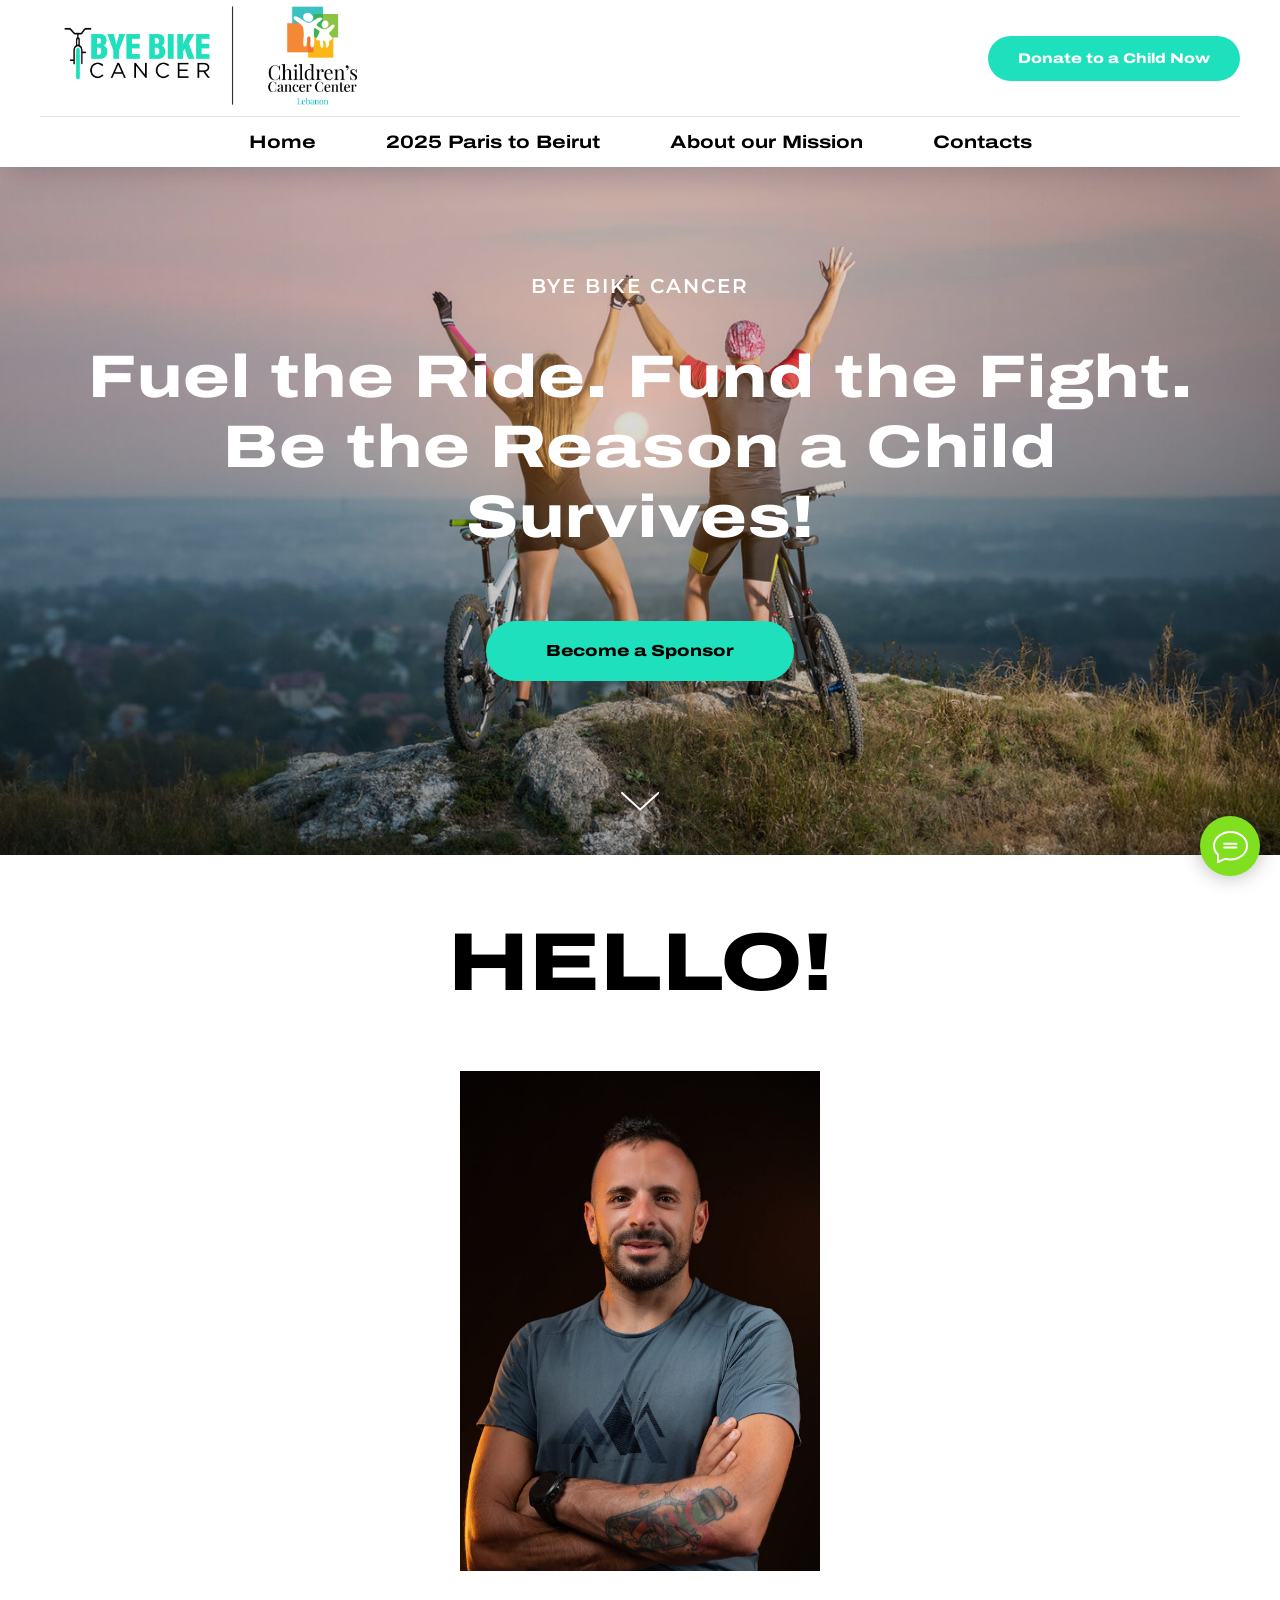
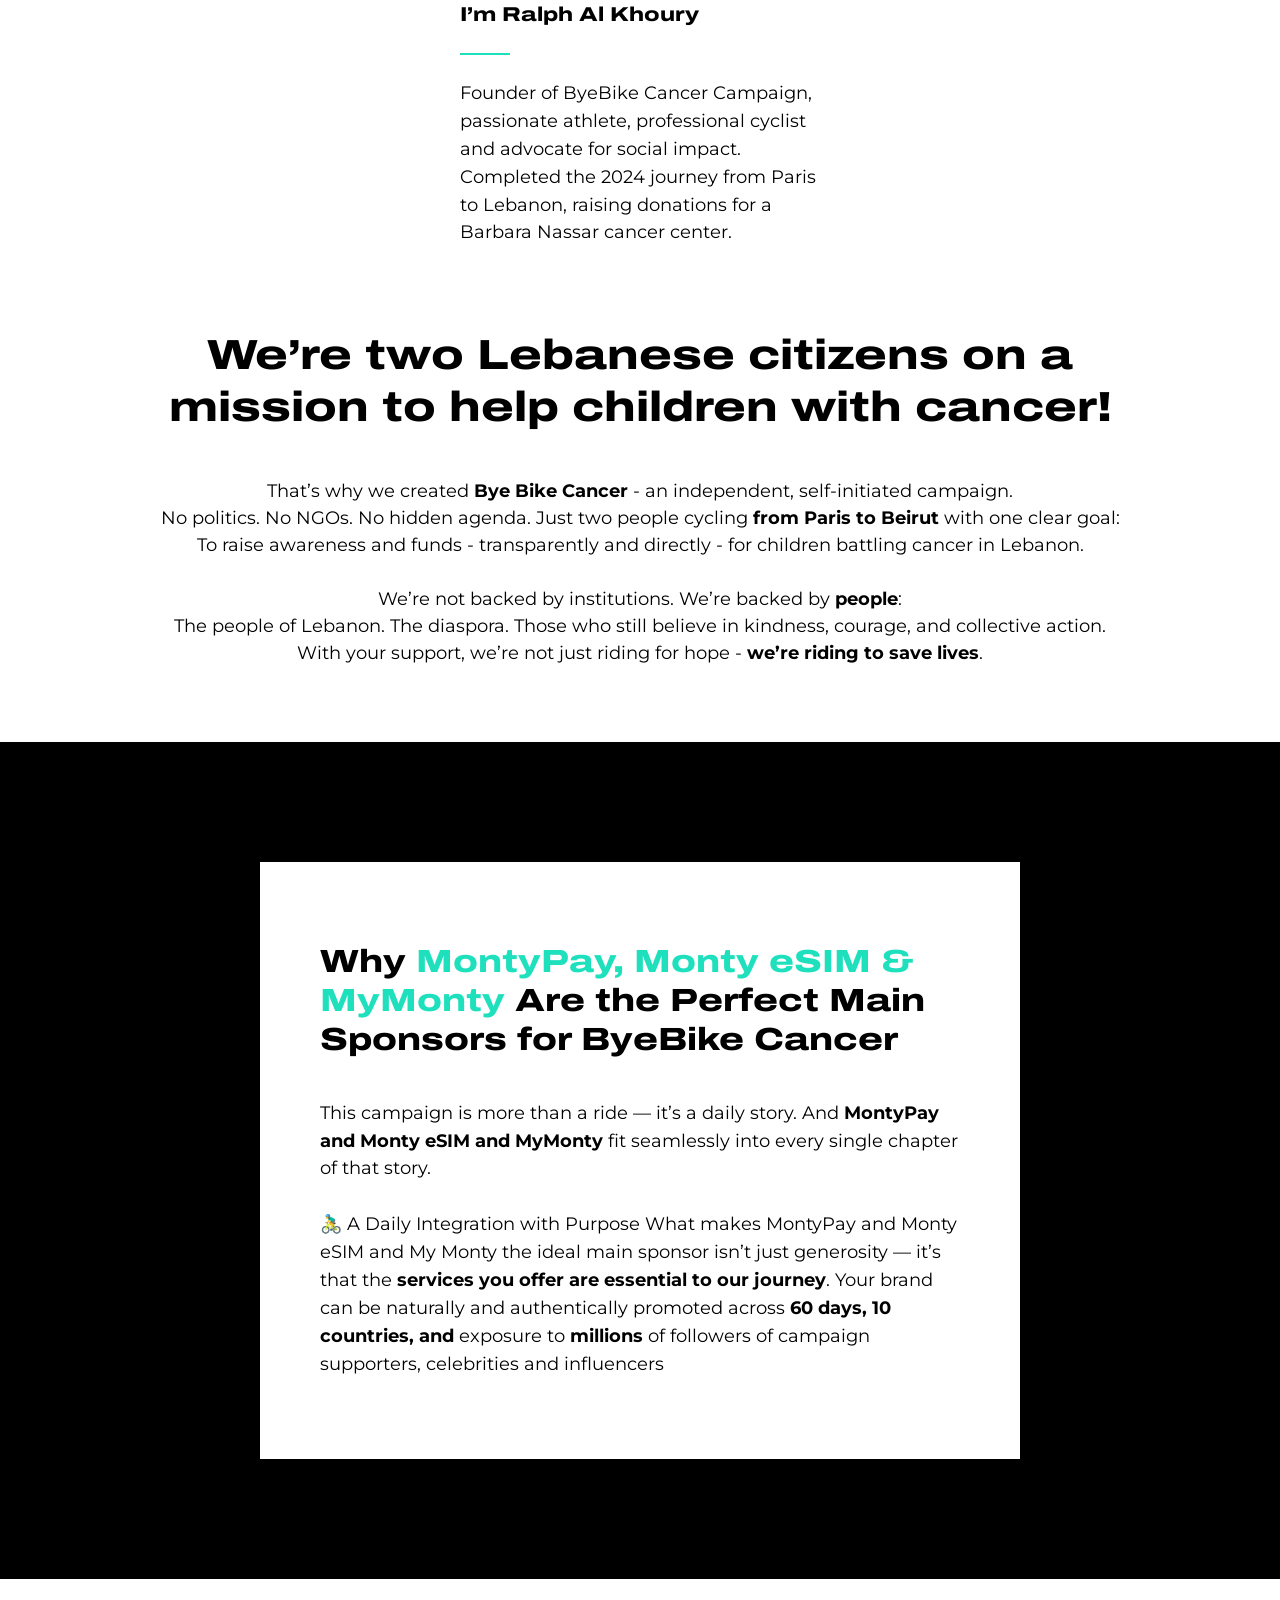
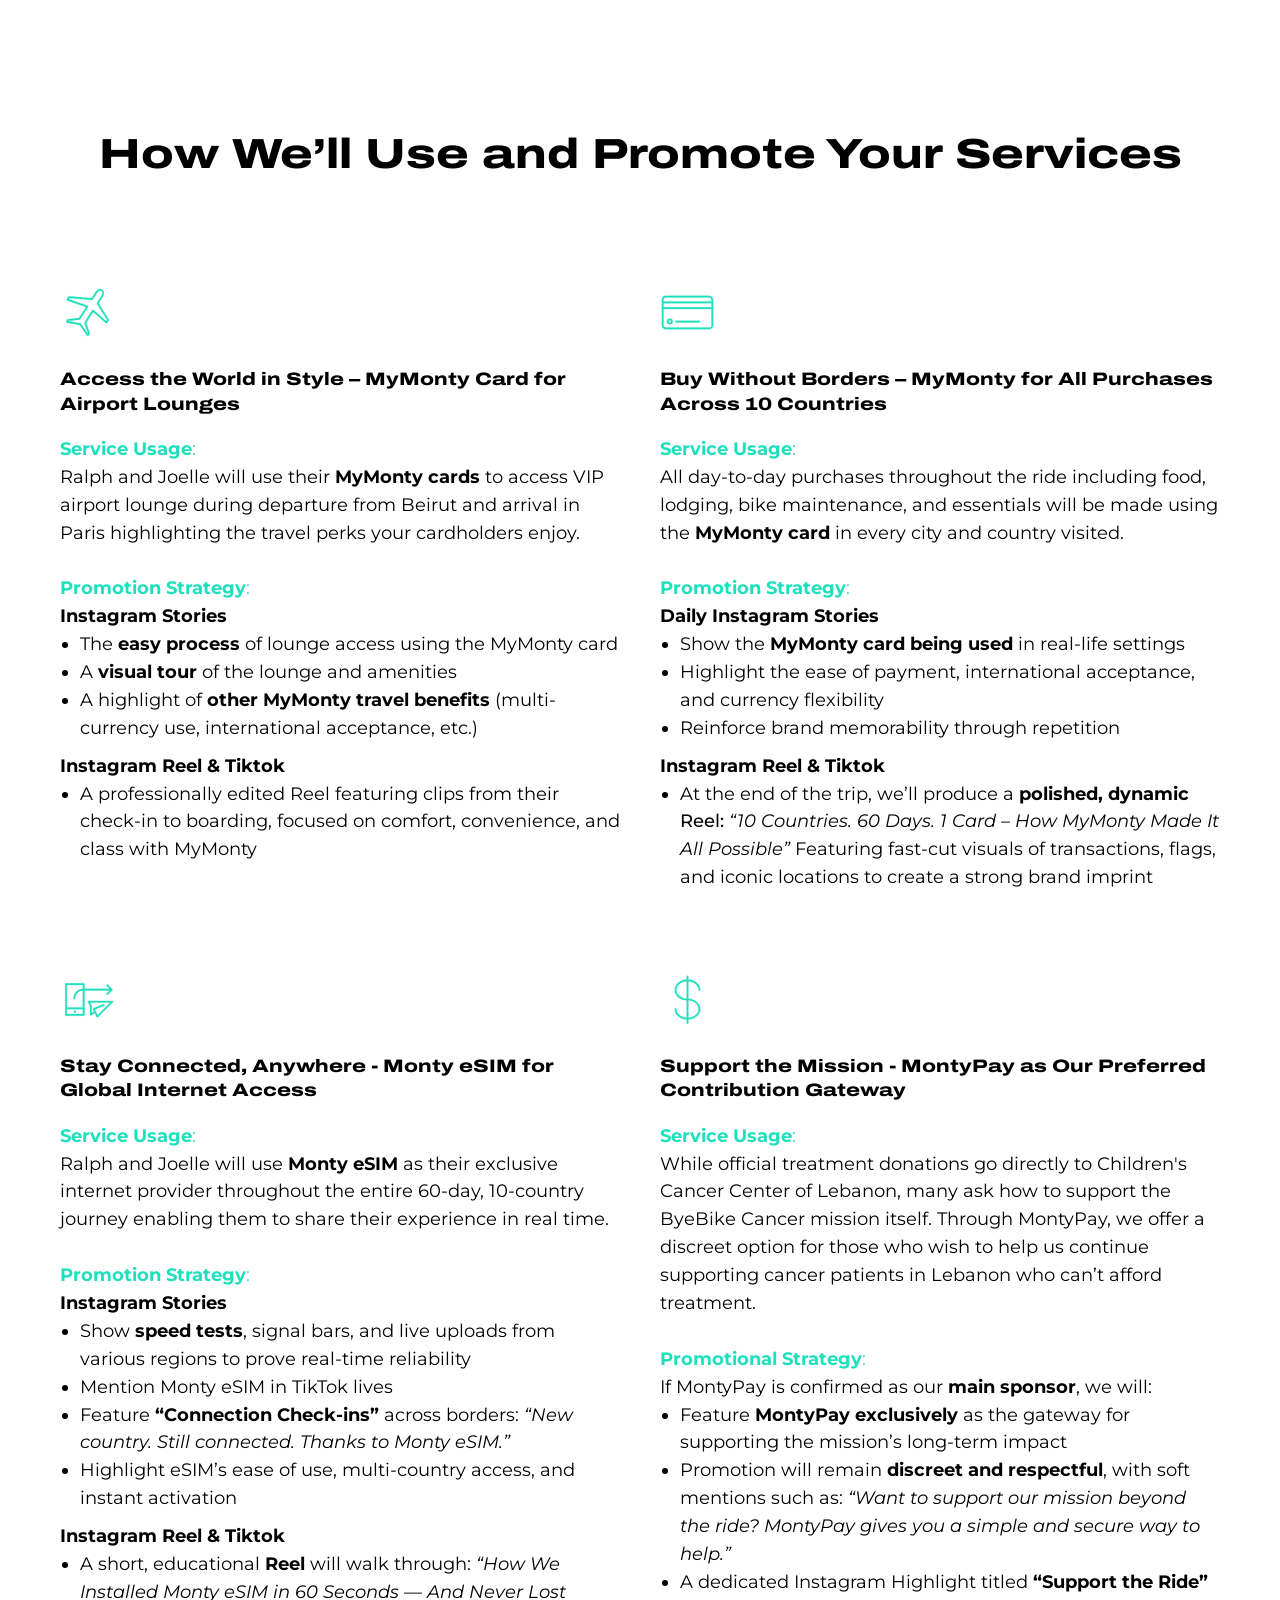
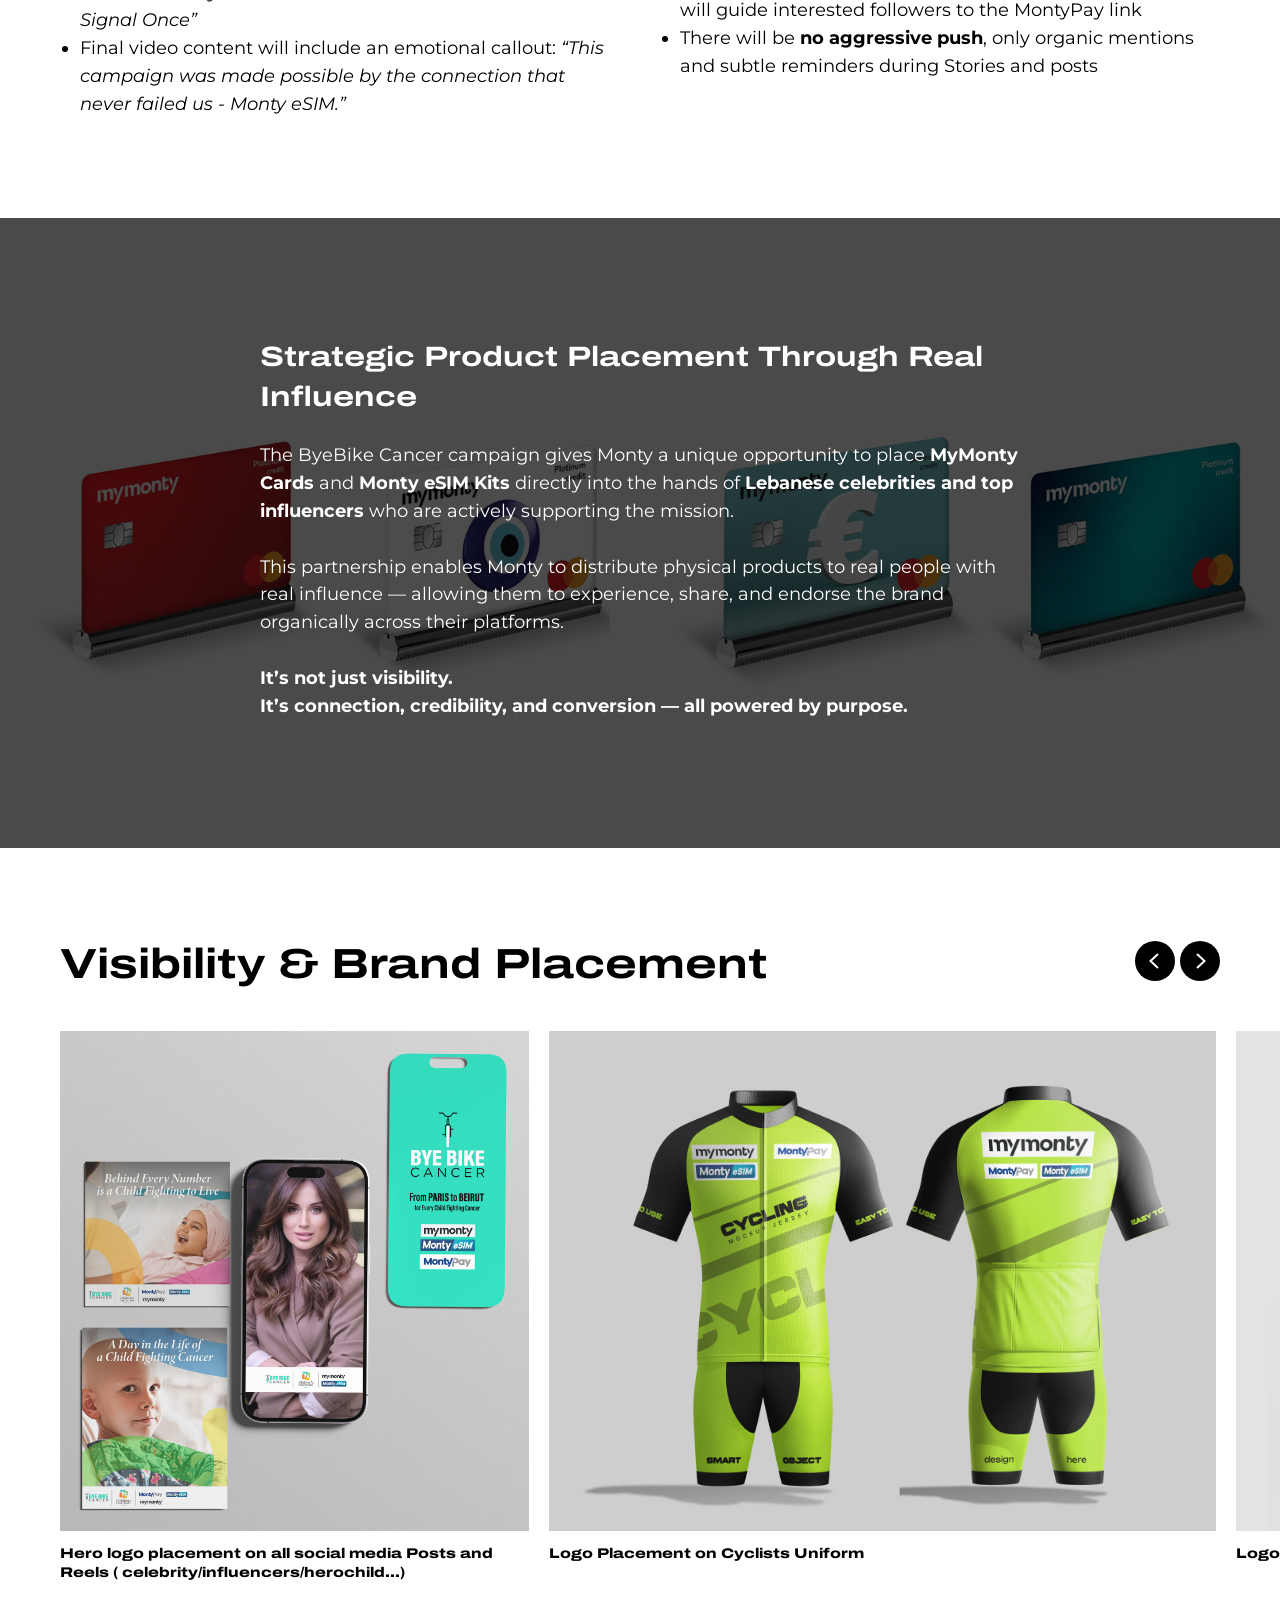
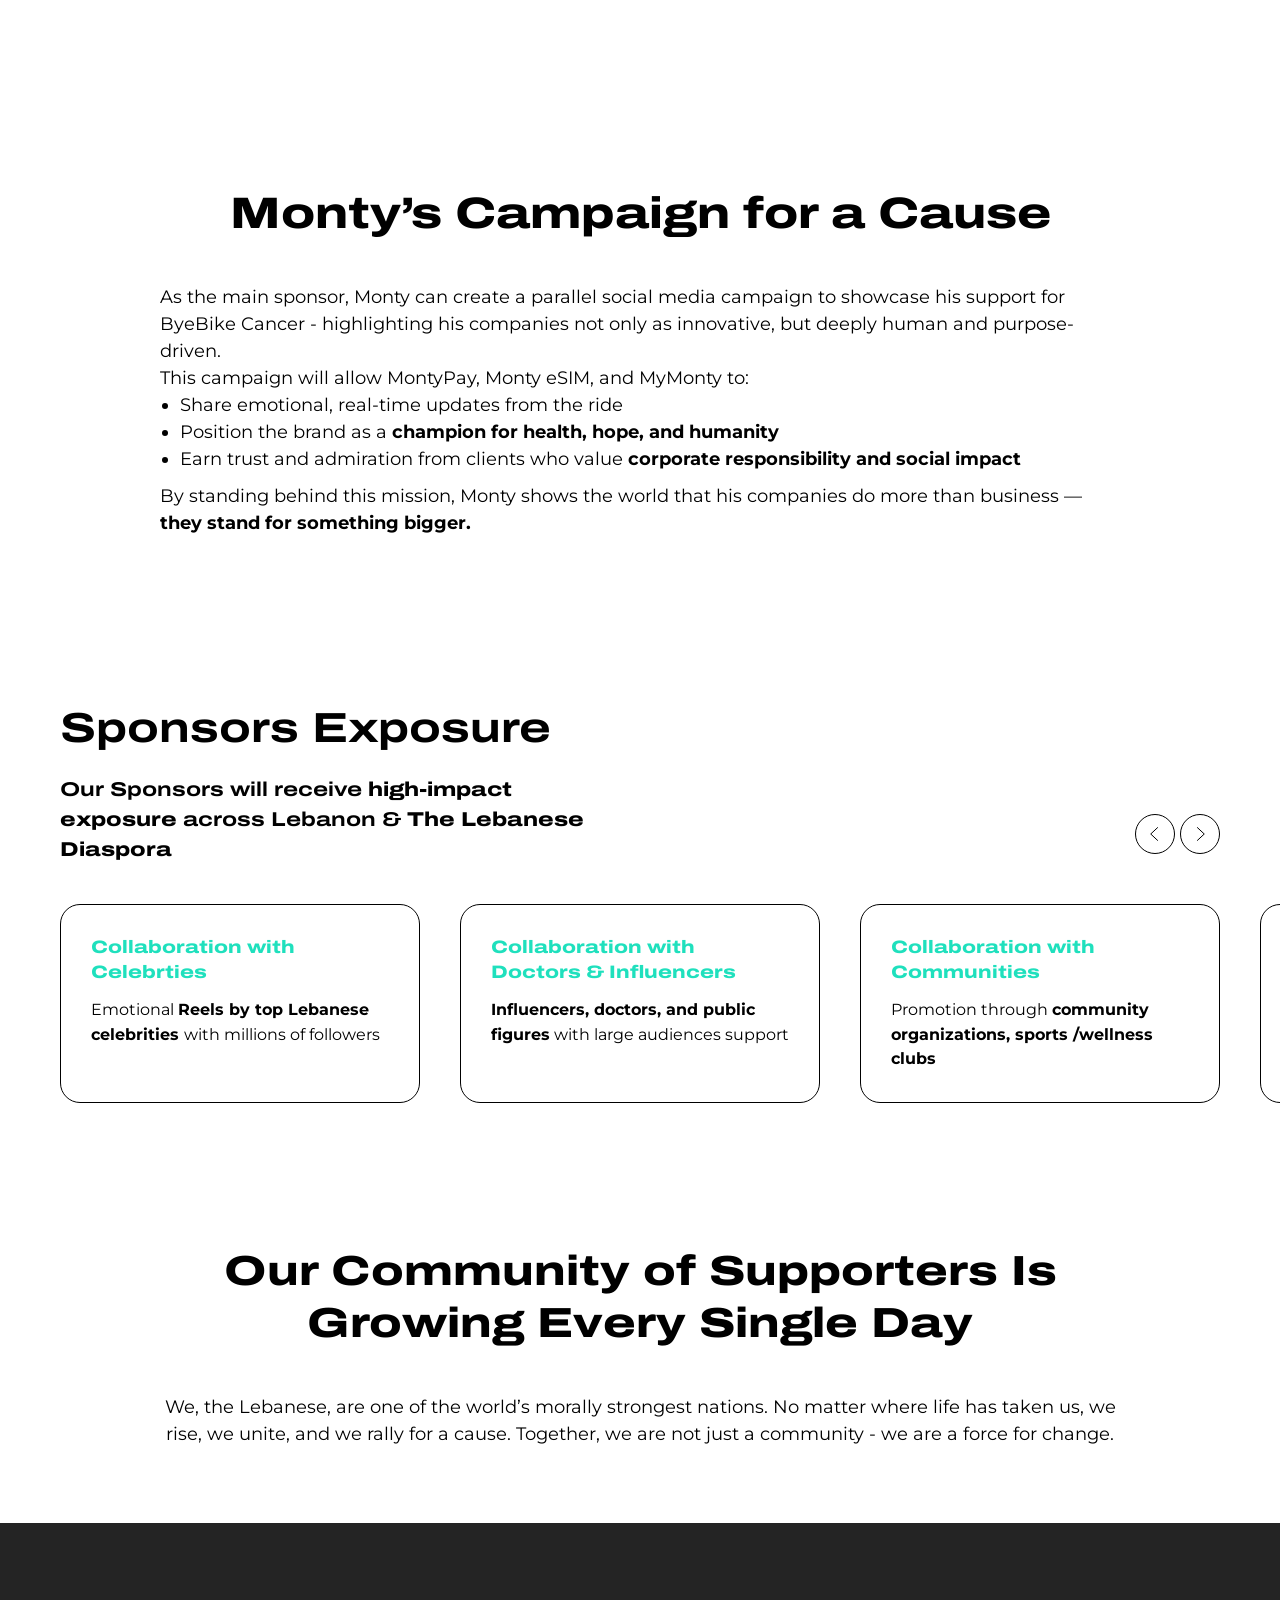
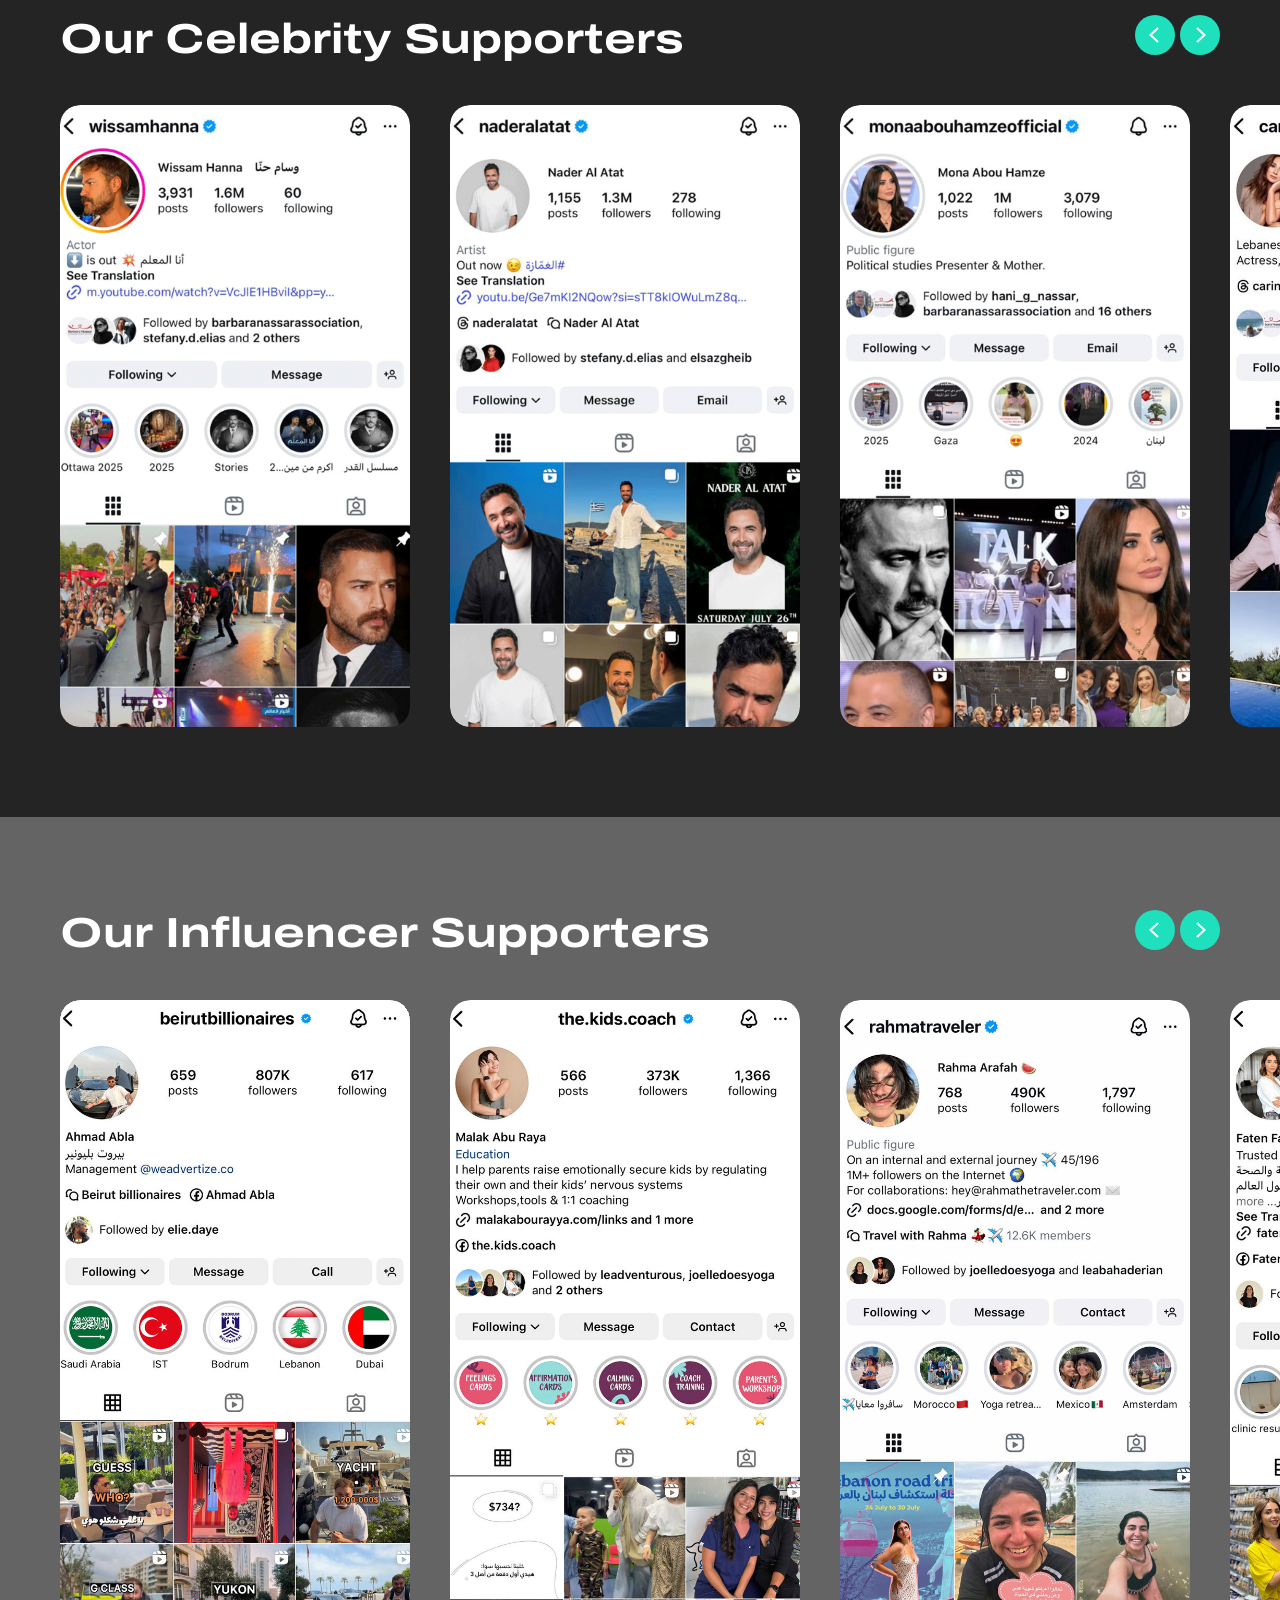
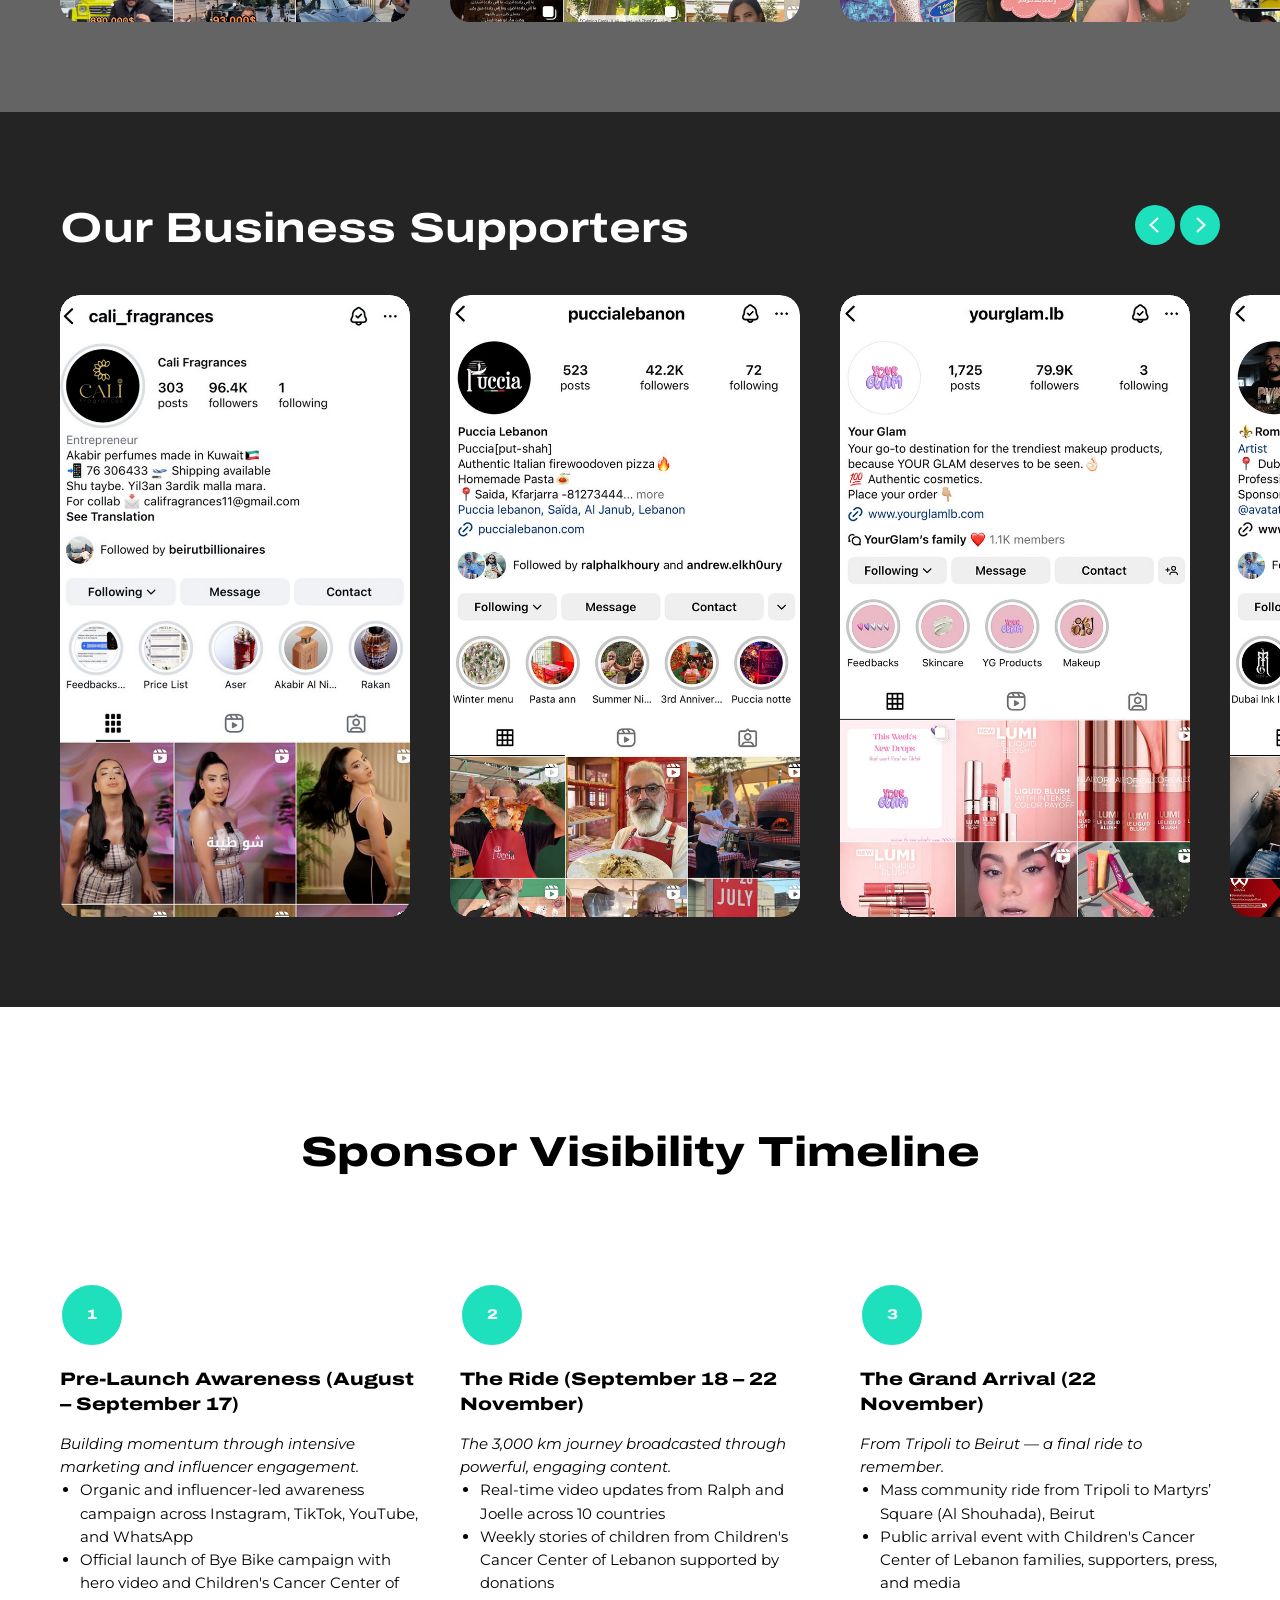
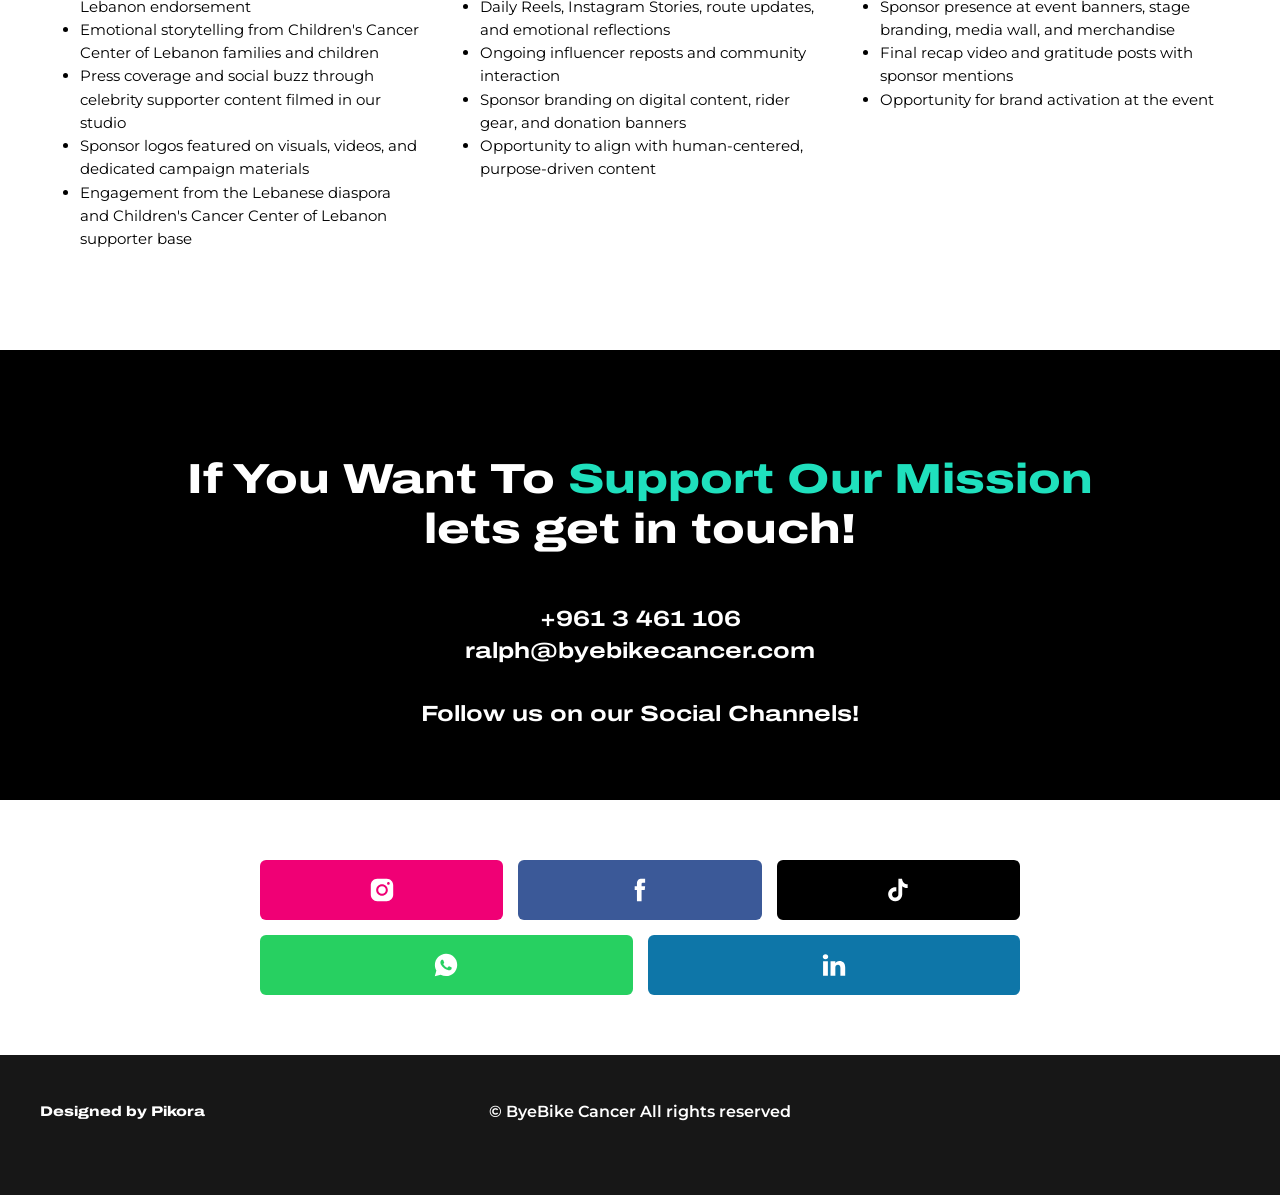
<file: sponsors-monty/index.html>
<!DOCTYPE html> <html lang="en"> <head> <meta charset="utf-8" /> <meta http-equiv="Content-Type" content="text/html; charset=utf-8" /> <meta name="viewport" content="width=device-width, initial-scale=1.0" /> <!--metatextblock--> <title>ByeBike Cancer | Sponsors Monty</title> <meta name="description" content="Our sponsors are the engine behind the mission. With your support, we’re able to cycle 5,000 kilometers from France to Lebanon, raising critical funds for the Children Cancer Center of Lebanon (CCCL). This journey is more than a ride—it’s a movement powered by purpose, visibility, and impact. Join us as a sponsor and show the world that your brand stands for hope, healing, and humanity." /> <meta property="og:url" content="https://byebikecancer.com/sponsors-monty/" /> <meta property="og:title" content="ByeBike Cancer | Sponsors Monty" /> <meta property="og:description" content="Our sponsors are the engine behind the mission. With your support, we’re able to cycle 5,000 kilometers from France to Lebanon, raising critical funds for the Children Cancer Center of Lebanon (CCCL). This journey is more than a ride—it’s a movement powered by purpose, visibility, and impact. Join us as a sponsor and show the world that your brand stands for hope, healing, and humanity." /> <meta property="og:type" content="website" /> <meta property="og:image" content="https://byebikecancer.com/images/tild3863-6634-4639-b636-363865616334__byebike-cancer-by-ra.jpg" /> <link rel="canonical" href="https://byebikecancer.com/sponsors-monty/"> <!--/metatextblock--> <meta name="format-detection" content="telephone=no" /> <meta http-equiv="x-dns-prefetch-control" content="on"> <link rel="dns-prefetch" href="https://ws.tildacdn.com">  <link rel="dns-prefetch" href="https://fonts.tildacdn.com"> <link rel="shortcut icon" href="../images/tild3261-3633-4365-a162-386236326361__byebike-fav.jpg" type="image/x-icon" /> <!-- Assets --> <script src="https://neo.tildacdn.com/js/tilda-fallback-1.0.min.js" async charset="utf-8"></script> <link rel="stylesheet" href="../css/tilda-grid-3.0.min.css" type="text/css" media="all" onerror="this.loaderr='y';"/> <link rel="stylesheet" href="../css/tilda-blocks-page72874699.min.css?t=1769771667" type="text/css" media="all" onerror="this.loaderr='y';" /> <link rel="preconnect" href="https://fonts.gstatic.com"> <link href="https://fonts.googleapis.com/css2?family=Montserrat:wght@100..900&subset=latin,cyrillic" rel="stylesheet"> <link rel="stylesheet" href="../css/tilda-animation-2.0.min.css" type="text/css" media="all" onerror="this.loaderr='y';" /> <link rel="stylesheet" href="../css/tilda-cover-1.0.min.css" type="text/css" media="all" onerror="this.loaderr='y';" /> <link rel="stylesheet" href="../css/tilda-cards-1.0.min.css" type="text/css" media="all" onerror="this.loaderr='y';" /> <link rel="stylesheet" href="../css/tilda-zoom-2.0.min.css" type="text/css" media="print" onload="this.media='all';" onerror="this.loaderr='y';" /> <noscript><link rel="stylesheet" href="../css/tilda-zoom-2.0.min.css" type="text/css" media="all" /></noscript> <link rel="preload" href="../fonts/archivo-expanded-800.woff2" as="font" type="font/woff2" crossorigin> <link rel="stylesheet" href="../css/fonts.css" type="text/css" media="all" /> <script type="text/javascript">TildaFonts=["90001","90002"];window.tildafontsswap="y";</script> <script type="text/javascript" src="../js/tilda-fonts.min.js" charset="utf-8" onerror="this.loaderr='y';"></script> <script nomodule src="../js/tilda-polyfill-1.0.min.js" charset="utf-8"></script> <script type="text/javascript">function t_onReady(func) {if(document.readyState!='loading') {func();} else {document.addEventListener('DOMContentLoaded',func);}}
function t_onFuncLoad(funcName,okFunc,time) {if(typeof window[funcName]==='function') {okFunc();} else {setTimeout(function() {t_onFuncLoad(funcName,okFunc,time);},(time||100));}}function t_throttle(fn,threshhold,scope) {return function() {fn.apply(scope||this,arguments);};}</script> <script src="../js/tilda-scripts-3.0.min.js" charset="utf-8" defer onerror="this.loaderr='y';"></script> <script src="../js/tilda-blocks-page72874699.min.js?t=1769771667" charset="utf-8" async onerror="this.loaderr='y';"></script> <script src="../js/lazyload-1.3.min.export.js" charset="utf-8" async onerror="this.loaderr='y';"></script> <script src="../js/tilda-animation-2.0.min.js" charset="utf-8" async onerror="this.loaderr='y';"></script> <script src="../js/tilda-cover-1.0.min.js" charset="utf-8" async onerror="this.loaderr='y';"></script> <script src="../js/tilda-cards-1.0.min.js" charset="utf-8" async onerror="this.loaderr='y';"></script> <script src="../js/tilda-zoom-2.0.min.js" charset="utf-8" async onerror="this.loaderr='y';"></script> <script src="../js/tilda-video-1.0.min.js" charset="utf-8" async onerror="this.loaderr='y';"></script> <script src="../js/hammer.min.js" charset="utf-8" async onerror="this.loaderr='y';"></script> <script src="../js/tilda-slider-1.0.min.js" charset="utf-8" async onerror="this.loaderr='y';"></script> <script src="../js/tilda-menu-1.0.min.js" charset="utf-8" async onerror="this.loaderr='y';"></script> <script src="../js/tilda-skiplink-1.0.min.js" charset="utf-8" async onerror="this.loaderr='y';"></script> <script src="../js/tilda-events-1.0.min.js" charset="utf-8" async onerror="this.loaderr='y';"></script> <!-- nominify begin --><!-- Google Tag Manager --> <script>(function(w,d,s,l,i){w[l]=w[l]||[];w[l].push({'gtm.start':
new Date().getTime(),event:'gtm.js'});var f=d.getElementsByTagName(s)[0],
j=d.createElement(s),dl=l!='dataLayer'?'&l='+l:'';j.async=true;j.src=
'https://www.googletagmanager.com/gtm.js?id='+i+dl;f.parentNode.insertBefore(j,f);
})(window,document,'script','dataLayer','GTM-M7MP94B8');</script> <!-- End Google Tag Manager --><!-- nominify end --><script type="text/javascript">window.dataLayer=window.dataLayer||[];</script> <script type="text/javascript">(function() {if((/bot|google|yandex|baidu|bing|msn|duckduckbot|teoma|slurp|crawler|spider|robot|crawling|facebook/i.test(navigator.userAgent))===false&&typeof(sessionStorage)!='undefined'&&sessionStorage.getItem('visited')!=='y'&&document.visibilityState){var style=document.createElement('style');style.type='text/css';style.innerHTML='@media screen and (min-width: 980px) {.t-records {opacity: 0;}.t-records_animated {-webkit-transition: opacity ease-in-out .2s;-moz-transition: opacity ease-in-out .2s;-o-transition: opacity ease-in-out .2s;transition: opacity ease-in-out .2s;}.t-records.t-records_visible {opacity: 1;}}';document.getElementsByTagName('head')[0].appendChild(style);function t_setvisRecs(){var alr=document.querySelectorAll('.t-records');Array.prototype.forEach.call(alr,function(el) {el.classList.add("t-records_animated");});setTimeout(function() {Array.prototype.forEach.call(alr,function(el) {el.classList.add("t-records_visible");});sessionStorage.setItem("visited","y");},400);}
document.addEventListener('DOMContentLoaded',t_setvisRecs);}})();</script></head> <body class="t-body" style="margin:0;"> <!--allrecords--> <div id="allrecords" data-tilda-export="yes" class="t-records" data-hook="blocks-collection-content-node" data-tilda-project-id="13927579" data-tilda-page-id="72874699" data-tilda-page-alias="sponsors-monty" data-tilda-formskey="f36ff591d635877b6b72a7b013927579" data-tilda-cookie="no" data-tilda-lazy="yes" data-tilda-root-zone="one" data-tilda-project-headcode="yes" data-tilda-project-country="LB"> <!--header--> <header id="t-header" class="t-records" data-hook="blocks-collection-content-node" data-tilda-project-id="13927579" data-tilda-page-id="72456773" data-tilda-page-alias="menu" data-tilda-formskey="f36ff591d635877b6b72a7b013927579" data-tilda-cookie="no" data-tilda-lazy="yes" data-tilda-root-zone="one" data-tilda-project-headcode="yes" data-tilda-project-country="LB"> <div id="rec1166727266" class="r t-rec" style=" " data-animationappear="off" data-record-type="967"> <!-- T967 --> <div id="nav1166727266marker"></div> <div class="tmenu-mobile"> <div class="tmenu-mobile__container"> <div class="tmenu-mobile__text t-name t-name_md" field="menu_mob_title">&nbsp;</div> <button type="button"
class="t-menuburger t-menuburger_first "
aria-label="Navigation menu"
aria-expanded="false"> <span style="background-color:#000;"></span> <span style="background-color:#000;"></span> <span style="background-color:#000;"></span> <span style="background-color:#000;"></span> </button> <script>function t_menuburger_init(recid) {var rec=document.querySelector('#rec' + recid);if(!rec) return;var burger=rec.querySelector('.t-menuburger');if(!burger) return;var isSecondStyle=burger.classList.contains('t-menuburger_second');if(isSecondStyle&&!window.isMobile&&!('ontouchend' in document)) {burger.addEventListener('mouseenter',function() {if(burger.classList.contains('t-menuburger-opened')) return;burger.classList.remove('t-menuburger-unhovered');burger.classList.add('t-menuburger-hovered');});burger.addEventListener('mouseleave',function() {if(burger.classList.contains('t-menuburger-opened')) return;burger.classList.remove('t-menuburger-hovered');burger.classList.add('t-menuburger-unhovered');setTimeout(function() {burger.classList.remove('t-menuburger-unhovered');},300);});}
burger.addEventListener('click',function() {if(!burger.closest('.tmenu-mobile')&&!burger.closest('.t450__burger_container')&&!burger.closest('.t466__container')&&!burger.closest('.t204__burger')&&!burger.closest('.t199__js__menu-toggler')) {burger.classList.toggle('t-menuburger-opened');burger.classList.remove('t-menuburger-unhovered');}});var menu=rec.querySelector('[data-menu="yes"]');if(!menu) return;var menuLinks=menu.querySelectorAll('.t-menu__link-item');var submenuClassList=['t978__menu-link_hook','t978__tm-link','t966__tm-link','t794__tm-link','t-menusub__target-link'];Array.prototype.forEach.call(menuLinks,function(link) {link.addEventListener('click',function() {var isSubmenuHook=submenuClassList.some(function(submenuClass) {return link.classList.contains(submenuClass);});if(isSubmenuHook) return;burger.classList.remove('t-menuburger-opened');});});menu.addEventListener('clickedAnchorInTooltipMenu',function() {burger.classList.remove('t-menuburger-opened');});}
t_onReady(function() {t_onFuncLoad('t_menuburger_init',function(){t_menuburger_init('1166727266');});});</script> <style>.t-menuburger{position:relative;flex-shrink:0;width:28px;height:20px;padding:0;border:none;background-color:transparent;outline:none;-webkit-transform:rotate(0deg);transform:rotate(0deg);transition:transform .5s ease-in-out;cursor:pointer;z-index:999;}.t-menuburger span{display:block;position:absolute;width:100%;opacity:1;left:0;-webkit-transform:rotate(0deg);transform:rotate(0deg);transition:.25s ease-in-out;height:3px;background-color:#000;}.t-menuburger span:nth-child(1){top:0px;}.t-menuburger span:nth-child(2),.t-menuburger span:nth-child(3){top:8px;}.t-menuburger span:nth-child(4){top:16px;}.t-menuburger__big{width:42px;height:32px;}.t-menuburger__big span{height:5px;}.t-menuburger__big span:nth-child(2),.t-menuburger__big span:nth-child(3){top:13px;}.t-menuburger__big span:nth-child(4){top:26px;}.t-menuburger__small{width:22px;height:14px;}.t-menuburger__small span{height:2px;}.t-menuburger__small span:nth-child(2),.t-menuburger__small span:nth-child(3){top:6px;}.t-menuburger__small span:nth-child(4){top:12px;}.t-menuburger-opened span:nth-child(1){top:8px;width:0%;left:50%;}.t-menuburger-opened span:nth-child(2){-webkit-transform:rotate(45deg);transform:rotate(45deg);}.t-menuburger-opened span:nth-child(3){-webkit-transform:rotate(-45deg);transform:rotate(-45deg);}.t-menuburger-opened span:nth-child(4){top:8px;width:0%;left:50%;}.t-menuburger-opened.t-menuburger__big span:nth-child(1){top:6px;}.t-menuburger-opened.t-menuburger__big span:nth-child(4){top:18px;}.t-menuburger-opened.t-menuburger__small span:nth-child(1),.t-menuburger-opened.t-menuburger__small span:nth-child(4){top:6px;}@media (hover),(min-width:0\0){.t-menuburger_first:hover span:nth-child(1){transform:translateY(1px);}.t-menuburger_first:hover span:nth-child(4){transform:translateY(-1px);}.t-menuburger_first.t-menuburger__big:hover span:nth-child(1){transform:translateY(3px);}.t-menuburger_first.t-menuburger__big:hover span:nth-child(4){transform:translateY(-3px);}}.t-menuburger_second span:nth-child(2),.t-menuburger_second span:nth-child(3){width:80%;left:20%;right:0;}@media (hover),(min-width:0\0){.t-menuburger_second.t-menuburger-hovered span:nth-child(2),.t-menuburger_second.t-menuburger-hovered span:nth-child(3){animation:t-menuburger-anim 0.3s ease-out normal forwards;}.t-menuburger_second.t-menuburger-unhovered span:nth-child(2),.t-menuburger_second.t-menuburger-unhovered span:nth-child(3){animation:t-menuburger-anim2 0.3s ease-out normal forwards;}}.t-menuburger_second.t-menuburger-opened span:nth-child(2),.t-menuburger_second.t-menuburger-opened span:nth-child(3){left:0;right:0;width:100%!important;}.t-menuburger_third span:nth-child(4){width:70%;left:unset;right:0;}@media (hover),(min-width:0\0){.t-menuburger_third:not(.t-menuburger-opened):hover span:nth-child(4){width:100%;}}.t-menuburger_third.t-menuburger-opened span:nth-child(4){width:0!important;right:50%;}.t-menuburger_fourth{height:12px;}.t-menuburger_fourth.t-menuburger__small{height:8px;}.t-menuburger_fourth.t-menuburger__big{height:18px;}.t-menuburger_fourth span:nth-child(2),.t-menuburger_fourth span:nth-child(3){top:4px;opacity:0;}.t-menuburger_fourth span:nth-child(4){top:8px;}.t-menuburger_fourth.t-menuburger__small span:nth-child(2),.t-menuburger_fourth.t-menuburger__small span:nth-child(3){top:3px;}.t-menuburger_fourth.t-menuburger__small span:nth-child(4){top:6px;}.t-menuburger_fourth.t-menuburger__small span:nth-child(2),.t-menuburger_fourth.t-menuburger__small span:nth-child(3){top:3px;}.t-menuburger_fourth.t-menuburger__small span:nth-child(4){top:6px;}.t-menuburger_fourth.t-menuburger__big span:nth-child(2),.t-menuburger_fourth.t-menuburger__big span:nth-child(3){top:6px;}.t-menuburger_fourth.t-menuburger__big span:nth-child(4){top:12px;}@media (hover),(min-width:0\0){.t-menuburger_fourth:not(.t-menuburger-opened):hover span:nth-child(1){transform:translateY(1px);}.t-menuburger_fourth:not(.t-menuburger-opened):hover span:nth-child(4){transform:translateY(-1px);}.t-menuburger_fourth.t-menuburger__big:not(.t-menuburger-opened):hover span:nth-child(1){transform:translateY(3px);}.t-menuburger_fourth.t-menuburger__big:not(.t-menuburger-opened):hover span:nth-child(4){transform:translateY(-3px);}}.t-menuburger_fourth.t-menuburger-opened span:nth-child(1),.t-menuburger_fourth.t-menuburger-opened span:nth-child(4){top:4px;}.t-menuburger_fourth.t-menuburger-opened span:nth-child(2),.t-menuburger_fourth.t-menuburger-opened span:nth-child(3){opacity:1;}@keyframes t-menuburger-anim{0%{width:80%;left:20%;right:0;}50%{width:100%;left:0;right:0;}100%{width:80%;left:0;right:20%;}}@keyframes t-menuburger-anim2{0%{width:80%;left:0;}50%{width:100%;right:0;left:0;}100%{width:80%;left:20%;right:0;}}</style> </div> </div> <style>.tmenu-mobile{background-color:#111;display:none;width:100%;top:0;z-index:990;}.tmenu-mobile_positionfixed{position:fixed;}.tmenu-mobile__text{color:#fff;}.tmenu-mobile__container{min-height:64px;padding:20px;position:relative;box-sizing:border-box;display:-webkit-flex;display:-ms-flexbox;display:flex;-webkit-align-items:center;-ms-flex-align:center;align-items:center;-webkit-justify-content:space-between;-ms-flex-pack:justify;justify-content:space-between;}.tmenu-mobile__list{display:block;}.tmenu-mobile__burgerlogo{display:inline-block;font-size:24px;font-weight:400;white-space:nowrap;vertical-align:middle;}.tmenu-mobile__imglogo{height:auto;display:block;max-width:300px!important;box-sizing:border-box;padding:0;margin:0 auto;}@media screen and (max-width:980px){.tmenu-mobile__menucontent_hidden{display:none;height:100%;}.tmenu-mobile{display:block;}}@media screen and (max-width:980px){#rec1166727266 .t-menuburger{-webkit-order:1;-ms-flex-order:1;order:1;}}</style> <div id="nav1166727266" class="t967 t967__positionabsolute tmenu-mobile__menucontent_hidden" style="background-color: rgba(255,255,255,1); " data-bgcolor-hex="#ffffff" data-bgcolor-rgba="rgba(255,255,255,1)" data-navmarker="nav1166727266marker" data-appearoffset="" data-bgopacity-two="100" data-menushadow="" data-menushadow-css="0px 15px 30px -10px rgba(0,11,48,0.2)" data-bgopacity="1" data-bgcolor-rgba-afterscroll="rgba(255,255,255,1)" data-menu-items-align="center" data-menu="yes"> <div class="t967__maincontainer "> <div class="t967__top" style="height:13vh;"> <div class="t967__logo"> <div style="display: block;"> <a href="../"> <img class="t967__imglogo t967__imglogomobile"
src="../images/tild3062-6537-4130-b038-353565386162__00-logos.png"
imgfield="img"
style="max-width: 350px; width: 350px;"
alt=""> </a> </div> </div> <nav class="t967__listwrapper t967__mobilelist"> <ul role="list" class="t967__list"> <li class="t967__list-item"
style="padding:0 35px 0 0;"> <a class="t-menu__link-item"
href="../" data-menu-submenu-hook="" data-menu-item-number="1">
Home
</a> </li> <li class="t967__list-item"
style="padding:0 35px;"> <a class="t-menu__link-item"
href="../ride2025/" data-menu-submenu-hook="" data-menu-item-number="2">
2025 Paris to Beirut
</a> </li> <li class="t967__list-item"
style="padding:0 35px;"> <a class="t-menu__link-item"
href="../mission/" data-menu-submenu-hook="" data-menu-item-number="3">
About our Mission
</a> </li> <li class="t967__list-item"
style="padding:0 0 0 35px;"> <a class="t-menu__link-item"
href="../contact/" data-menu-submenu-hook="" data-menu-item-number="4">
Contacts
</a> </li> </ul> </nav> <div class="t967__additionalwrapper"> <a
class="t-btn t-btnflex t-btnflex_type_button t-btnflex_sm t967__button"
href="https://fundahope.com/en/campaigns/byebike-cancer"
target="_blank"><span class="t-btnflex__text">Donate to a Child Now</span> <style>#rec1166727266 .t-btnflex.t-btnflex_type_button {color:#ffffff;background-color:#1fe0bd;--border-width:0px;border-style:none !important;border-radius:100px;box-shadow:none !important;transition-duration:0.2s;transition-property:background-color,color,border-color,box-shadow,opacity,transform,gap;transition-timing-function:ease-in-out;}</style></a> </div> </div> <div class="t967__bottom" style="height:50px;"> <div class="t967__middlelinewrapper"> <div class="t967__linewrapper"> <div
class="t-divider t967__horizontalline" data-divider-fieldset="color,bordersize,opacity"
style=" "></div> </div> </div> <div class="t967__bottomwrapper" style="height:50px;"> <nav class="t967__listwrapper t967__desktoplist"> <ul role="list" class="t967__list t-menu__list t967__menualign_center" style=""> <li class="t967__list-item"
style="padding:0 35px 0 0;"> <a class="t-menu__link-item"
href="../" data-menu-submenu-hook="" data-menu-item-number="1">
Home
</a> </li> <li class="t967__list-item"
style="padding:0 35px;"> <a class="t-menu__link-item"
href="../ride2025/" data-menu-submenu-hook="" data-menu-item-number="2">
2025 Paris to Beirut
</a> </li> <li class="t967__list-item"
style="padding:0 35px;"> <a class="t-menu__link-item"
href="../mission/" data-menu-submenu-hook="" data-menu-item-number="3">
About our Mission
</a> </li> <li class="t967__list-item"
style="padding:0 0 0 35px;"> <a class="t-menu__link-item"
href="../contact/" data-menu-submenu-hook="" data-menu-item-number="4">
Contacts
</a> </li> </ul> </nav> </div> </div> </div> </div> <style>@media screen and (max-width:980px){#rec1166727266 .t967__leftcontainer{padding:20px;}}@media screen and (max-width:980px){#rec1166727266 .t967__imglogo{padding:20px 0;}}</style> <style>@media screen and (max-width:980px){#rec1166727266 .tmenu-mobile{background-color:#ffffff;}}</style> <script>t_onReady(function() {t_onFuncLoad('t_menu__highlightActiveLinks',function() {t_menu__highlightActiveLinks('.t967 .t-menu__link-item');});});t_onFuncLoad('t_menu__setBGcolor',function() {window.addEventListener('resize',t_throttle(function() {t_menu__setBGcolor('1166727266','.t967');}));});t_onReady(function() {t_onFuncLoad('t_menu__setBGcolor',function() {t_menu__setBGcolor('1166727266','.t967');});t_onFuncLoad('t_menu__interactFromKeyboard',function() {t_menu__interactFromKeyboard('1166727266');});});</script> <script>t_onReady(function() {var rec=document.querySelector('#rec1166727266');if(!rec) return;var wrapperBlock=rec.querySelector('.t967');if(!wrapperBlock) return;t_onFuncLoad('t_menu__createMobileMenu',function() {t_menu__createMobileMenu('1166727266','.t967');});});</script> <style>#rec1166727266 .t-menu__link-item{-webkit-transition:color 0.3s ease-in-out,opacity 0.3s ease-in-out;transition:color 0.3s ease-in-out,opacity 0.3s ease-in-out;}#rec1166727266 .t-menu__link-item.t-active:not(.t978__menu-link){color:#1fe0bd !important;}#rec1166727266 .t-menu__link-item:not(.t-active):not(.tooltipstered):hover{color:#1fe0bd !important;}#rec1166727266 .t-menu__link-item:not(.t-active):not(.tooltipstered):focus-visible{color:#1fe0bd !important;}@supports (overflow:-webkit-marquee) and (justify-content:inherit){#rec1166727266 .t-menu__link-item,#rec1166727266 .t-menu__link-item.t-active{opacity:1 !important;}}</style> <style> #rec1166727266 .t967__additional-descr{font-family:'Montserrat';}</style> <style>#rec1166727266 .t967 {box-shadow:0px 15px 30px -10px rgba(0,11,48,0.2);}</style> </div> <div id="rec1183327201" class="r t-rec" style=" " data-animationappear="off" data-record-type="825"> <!-- t825 --> <div class="t825"> <div class="t825__btn"
style="bottom:20px;right:20px;left:initial;"> <button type="button" class="t825__btn_wrapper t825__btn_animate" style="background:#80e01f;"> <div class="t825__animated-circle" style="border-color:#80e01f;"></div> <svg role="presentation" class="t825__icon" width="35" height="32" viewBox="0 0 35 32" fill="none" xmlns="http://www.w3.org/2000/svg"> <path stroke="#ffffff" stroke-width="2" stroke-miterlimit="10" stroke-linecap="round" stroke-linejoin="round" fill="none" d="M11.2667 12.6981H23.3667M11.2667 16.4717H23.3667M4.8104 23.5777C2.4311 21.1909 1 18.1215 1 14.7736C1 7.16679 8.38723 1 17.5 1C26.6128 1 34 7.16679 34 14.7736C34 22.3804 26.6128 28.5472 17.5 28.5472C15.6278 28.5472 13.8286 28.2868 12.1511 27.8072L12 27.7925L5.03333 31V23.8219L4.8104 23.5777Z" /> </svg> <svg role="presentation" class="t825__icon-close" width="16px" height="16px" viewBox="0 0 23 23" version="1.1" xmlns="http://www.w3.org/2000/svg" xmlns:xlink="http://www.w3.org/1999/xlink"> <g stroke="none" stroke-width="1" fill="#000" fill-rule="evenodd"> <rect transform="translate(11.313708, 11.313708) rotate(-45.000000) translate(-11.313708, -11.313708)" x="10.3137085" y="-3.6862915" width="2" height="30"></rect> <rect transform="translate(11.313708, 11.313708) rotate(-315.000000) translate(-11.313708, -11.313708)" x="10.3137085" y="-3.6862915" width="2" height="30"></rect> </g> </svg> </button> </div> <div class="t825__popup" data-track-popup="/tilda/popup/rec1183327201/opened"> <div class="t825__popup-container" style="bottom:95px;right:20px;left:initial;"> <div class="t825__mobile-top-panel"> <div class="t825__mobile-top-panel_wrapper"> <button type="button" class="t825__mobile-close"> <svg role="presentation" class="t825__mobile-icon-close" width="16" height="16" viewBox="0 0 23 23" xmlns="http://www.w3.org/2000/svg"> <g fill="#fff" fill-rule="evenodd"> <path d="M0 1.414 1.415 0l21.213 21.213-1.414 1.414z"/> <path d="m21.213 0 1.414 1.415L1.414 22.628 0 21.214z"/> </g> </svg> </button> </div> </div> <div class="t825__wrapper" style=""> <div class="t825__text-wrapper"> <div class="t825__title t-name t-name_xl">Contact us</div> </div> <div class="t825__messenger-wrapper"> <!-- new soclinks --> <div class="t825__messenger-block t825__messenger-block_single "><a href="https://wa.me/9613461106?text=WhatsApp" class="t825__messenger t825__whatsapp t-name t-name_lg" target="_blank" rel="nofollow noopener"><svg role="presentation" width="62" height="62" xmlns="http://www.w3.org/2000/svg"><g fill="#27D061" fill-rule="nonzero"><path d="M32.367 14.888c-8.275 0-15.004 6.726-15.007 14.993a14.956 14.956 0 0 0 2.294 7.98l.356.567-1.515 5.533 5.677-1.488.548.325a14.979 14.979 0 0 0 7.634 2.09h.006c8.268 0 14.997-6.727 15-14.995a14.9 14.9 0 0 0-4.389-10.608 14.898 14.898 0 0 0-10.604-4.397zm8.417 21.34c-.369 1.052-2.138 2.013-2.989 2.142-.763.116-1.728.164-2.789-.179a25.28 25.28 0 0 1-2.524-.949c-4.444-1.95-7.345-6.502-7.566-6.802-.222-.301-1.809-2.443-1.809-4.661 0-2.218 1.144-3.307 1.55-3.759.406-.451.886-.564 1.181-.564.295 0 .591.003.849.016.272.014.637-.105.996.773.37.903 1.255 3.12 1.366 3.346.11.225.185.488.037.79-.148.3-.222.488-.443.75-.222.264-.465.588-.664.79-.222.224-.453.469-.194.92.258.45 1.147 1.926 2.463 3.12 1.692 1.535 3.119 2.011 3.562 2.237.443.226.701.188.96-.113.258-.3 1.106-1.316 1.401-1.766.295-.45.59-.376.997-.226.406.15 2.583 1.24 3.026 1.466.443.226.738.338.849.526.11.188.11 1.09-.259 2.143z" /><path d="M31 0C13.88 0 0 13.88 0 31c0 17.12 13.88 31 31 31 17.12 0 31-13.88 31-31C62 13.88 48.12 0 31 0zm1.283 47.573h-.007c-3 0-5.948-.75-8.566-2.171l-9.502 2.48 2.543-9.243a17.735 17.735 0 0 1-2.392-8.918c.003-9.836 8.044-17.838 17.924-17.838 4.795.002 9.296 1.86 12.68 5.232 3.384 3.371 5.247 7.853 5.245 12.62-.004 9.836-8.046 17.838-17.925 17.838z" /></g></svg></a><div class="t825__messenger-descr t-descr t-descr_xs">WhatsApp</div></div> <!-- /new soclinks --> </div> </div> </div> </div> </div> <style>#rec1183327201 .t825__btn-text{background:#f6f6f6;}#rec1183327201 .t825__btn-text::after{border-left-color:#f6f6f6;border-right-color:transparent;}#rec1183327201 .t825__btn-text{color:#242424;}</style> <script>t_onReady(function() {t_onFuncLoad('t825_initPopup',function() {t825_initPopup('1183327201');});});</script> </div> </header> <!--/header--> <div id="rec1183302441" class="r t-rec t-rec_pt_90" style="padding-top:90px; " data-animationappear="off" data-record-type="206"> <!-- cover --> <div class="t-cover" id="recorddiv1183302441"bgimgfield="img"style="height:85vh;background-image:url('../images/tild6361-3733-4662-b164-613261313838__-__resize__20x__sponsers-page-banner.jpg');"> <div class="t-cover__carrier" id="coverCarry1183302441"data-content-cover-id="1183302441"data-content-cover-bg="../images/tild6361-3733-4662-b164-613261313838__sponsers-page-banner.jpg"data-display-changed="true"data-content-cover-height="85vh"data-content-cover-parallax=""data-content-use-image-for-mobile-cover=""style="height:85vh;background-attachment:scroll; "itemscope itemtype="http://schema.org/ImageObject"><meta itemprop="image" content="../images/tild6361-3733-4662-b164-613261313838__sponsers-page-banner.jpg"></div> <div class="t-cover__filter" style="height:85vh;background-image: linear-gradient(to bottom, rgba(0,0,0,0.10), rgba(0,0,0,0.20));"></div> <div class="t-container"> <div class="t-col t-col_12"> <div class="t-cover__wrapper t-valign_middle" style="height:85vh; position: relative;z-index: 1;"> <div class="t183"> <div data-hook-content="covercontent"> <div class="t183__wrapper"> <div class="t183__content-wrapper"> <div class="t183__uptitle t-uptitle t-uptitle_xxl t-animate" data-animate-style="fadeinup" data-animate-group="yes" field="subtitle">bye bike cancer</div> <div class="t183__title t-title t-title_xl t-animate" data-animate-style="fadeinup" data-animate-group="yes" field="title">Fuel the Ride. Fund the Fight. Be the Reason a Child Survives!</div> <div class="t183__buttons"> <a
class="t-btn t-btnflex t-btnflex_type_button t-btnflex_md t-animate"
href="../sponsors/" data-animate-style="fadeinup" data-animate-group="yes" data-animate-order="1" data-btneffects-first="btneffects-ripple"><span class="t-btnflex__text">Become a Sponsor</span> <style>#rec1183302441 .t-btnflex.t-btnflex_type_button {color:#000000;background-color:#1fe0bd;--border-width:0px;border-style:none !important;border-radius:50px;box-shadow:none !important;white-space:normal;transition-duration:0.2s;transition-property:background-color,color,border-color,box-shadow,opacity,transform,gap;transition-timing-function:ease-in-out;}@media (hover:hover) {#rec1183302441 .t-btnflex.t-btnflex_type_button:not(.t-animate_no-hover):hover {background-color:#ffffff !important;}#rec1183302441 .t-btnflex.t-btnflex_type_button:not(.t-animate_no-hover):focus-visible {background-color:#ffffff !important;}}</style></a> </div> </div> </div> </div> </div> </div> </div> </div> <!-- arrow --> <div class="t-cover__arrow"><div class="t-cover__arrow-wrapper t-cover__arrow-wrapper_animated"><div class="t-cover__arrow_mobile"><svg role="presentation" class="t-cover__arrow-svg" style="fill:#ffffff;" x="0px" y="0px" width="38.417px" height="18.592px" viewBox="0 0 38.417 18.592" style="enable-background:new 0 0 38.417 18.592;"><g><path d="M19.208,18.592c-0.241,0-0.483-0.087-0.673-0.261L0.327,1.74c-0.408-0.372-0.438-1.004-0.066-1.413c0.372-0.409,1.004-0.439,1.413-0.066L19.208,16.24L36.743,0.261c0.411-0.372,1.042-0.342,1.413,0.066c0.372,0.408,0.343,1.041-0.065,1.413L19.881,18.332C19.691,18.505,19.449,18.592,19.208,18.592z"/></g></svg></div></div></div> <!-- arrow --> </div> <style>#rec1183302441 .t-btn[data-btneffects-first],#rec1183302441 .t-btn[data-btneffects-second],#rec1183302441 .t-btn[data-btneffects-third],#rec1183302441 .t-btn[data-btneffects-block],#rec1183302441 .t-submit[data-btneffects-first],#rec1183302441 .t-submit[data-btneffects-second],#rec1183302441 .t-submit[data-btneffects-third],#rec1183302441 .t-submit[data-btneffects-block]{position:relative;overflow:hidden;isolation:isolate;}#rec1183302441 .t-btn[data-btneffects-first="btneffects-ripple"] .t-btn_effects,#rec1183302441 .t-submit[data-btneffects-first="btneffects-ripple"] .t-btn_effects{position:absolute;top:0;bottom:0;left:0;right:0;}#rec1183302441 .t-btn[data-btneffects-first="btneffects-ripple"] .t-btn_effects::after,#rec1183302441 .t-submit[data-btneffects-first="btneffects-ripple"] .t-btn_effects::after{content:'';position:absolute;height:350%;width:200%;top:0;left:-100%;background:rgba(255,255,255,0.8);border-radius:100%;-webkit-transform:scale(0);-ms-transform:scale(0);transform:scale(0);z-index:20;-webkit-animation-name:ripple;animation-name:ripple;-webkit-animation-duration:6s;animation-duration:6s;-webkit-animation-timing-function:linear;animation-timing-function:linear;-webkit-animation-iteration-count:infinite;animation-iteration-count:infinite;}#rec1183302441 .t-btn[data-btneffects-first="btneffects-ripple"] .t-btn_effects_md::after,#rec1183302441 .t-submit[data-btneffects-first="btneffects-ripple"] .t-btn_effects_md::after{left:-130%;}#rec1183302441 .t-btn[data-btneffects-first="btneffects-ripple"] .t-btn_effects_lg::after,#rec1183302441 .t-submit[data-btneffects-first="btneffects-ripple"] .t-btn_effects_lg::after{left:-150%;}@-webkit-keyframes ripple{20%{opacity:0;-webkit-transform:scale(2.5);transform:scale(2.5);}100%{opacity:0;-webkit-transform:scale(2.5);transform:scale(2.5);}}@keyframes ripple{20%{opacity:0;-webkit-transform:scale(2.5);transform:scale(2.5);}100%{opacity:0;-webkit-transform:scale(2.5);transform:scale(2.5);}}</style> <script>t_onReady(function() {window.setTimeout(function() {var rec=document.getElementById('rec1183302441');if(!rec) return;var firstButton=rec.querySelectorAll('.t-btn[data-btneffects-first], .t-submit[data-btneffects-first]');Array.prototype.forEach.call(firstButton,function(button) {var buttonEffect=button.querySelector('.t-btn_effects');if(!buttonEffect) {button.insertAdjacentHTML('beforeend','<div class="t-btn_effects"></div>');buttonEffect=button.querySelector('.t-btn_effects');};if(button.offsetWidth>260) {buttonEffect.classList.add('t-btn_effects_md');};if(button.offsetWidth>360) {buttonEffect.classList.remove('t-btn_effects_md');buttonEffect.classList.add('t-btn_effects_lg');}});},1000);});</script> <style> #rec1183302441 .t183__uptitle{font-family:'Montserrat';text-transform:uppercase;}@media screen and (min-width:900px){#rec1183302441 .t183__title{font-size:60px;}}</style> </div> <div id="rec1183302476" class="r t-rec t-rec_pt_60 t-rec_pb_60" style="padding-top:60px;padding-bottom:60px; " data-record-type="60"> <!-- T050 --> <div class="t050"> <div class="t-container t-align_center"> <div class="t-col t-col_10 t-prefix_1"> <div class="t050__title t-title t-title_xxl t-animate" data-animate-style="fadeinright" data-animate-group="yes" field="title">HELLO!</div> </div> </div> </div> <style> #rec1183302476 .t050__uptitle{text-transform:uppercase;}</style> </div> <div id="rec1184897791" class="r t-rec t-rec_pt_0 t-rec_pb_75" style="padding-top:0px;padding-bottom:75px; " data-record-type="527"> <!-- t527 --> <div class="t527"> <ul role="list" class="t527__container t-list__container_inrow1 t-container"> <li class="t527__col t-col t-col_4 t-prefix_4 t-list__item t-align_left t527__col-mobstyle_one t-animate" data-animate-style="fadeinup" data-animate-chain="yes"> <div class="t527__itemwrapper t527__itemwrapper_1"> <div class="t527__bgimg t-bgimg" data-original="../images/tild3961-3961-4434-a130-306163613335__ralph-al-khoury.jpg"
bgimgfield="li_img__1211635891860" data-image-width="360" data-image-height="500"
style="background-image: url('../images/tild3961-3961-4434-a130-306163613335__-__resizeb__20x__ralph-al-khoury.jpg');"
itemscope itemtype="http://schema.org/ImageObject"> <meta itemprop="image" content="../images/tild3961-3961-4434-a130-306163613335__ralph-al-khoury.jpg"> </div> <div class="t527__wrapperleft"> <div class="t527__persname t-name t-name_lg t527__bottommargin_lg" field="li_persname__1211635891860">I’m Ralph Al Khoury</div> <div class="t-divider t527__line t527__bottommargin_lg" style="background-color: #1fe0bd; "></div> <div class="t527__perstext t-text t-text_xs" field="li_text__1211635891860">Founder of ByeBike Cancer Campaign, passionate athlete, professional cyclist and advocate for social impact. Completed the 2024 journey from Paris to Lebanon, raising donations for a Barbara Nassar cancer center.</div> </div> </div> </li> </ul> </div> <style>.t-persons-social-links{line-height:0px;}.t-persons-social-links__wrapper{display:-webkit-box;display:-ms-flexbox;display:flex;-webkit-box-align:center;-ms-flex-align:center;align-items:center;-ms-flex-wrap:wrap;flex-wrap:wrap;width:auto;}.t-persons-social-links{margin-top:15px;}.t-persons-social-links__item{padding:0px 4px;}.t-persons-social-links__item svg{width:20px;height:20px;}.t-persons-social-links__wrapper_round .t-persons-social-links__item svg{width:23px;height:23px;}.t-persons-social-links__item:first-child{padding-left:0px;}@media screen and (max-width:960px){.t-persons-social-links__item{margin-bottom:3px;}}@media screen and (max-width:640px){.t-persons-social-links{margin-top:13px;}.t-persons-social-links__item{padding:0px 3px;}.t-persons-social-links__item svg{width:17px;height:17px;}.t-persons-social-links__wrapper_round .t-persons-social-links__item svg{width:20px;height:20px;}}</style> <script>function t_social_init(recid,groupName) {var rec=document.getElementById('rec' + recid);if(!rec) return;var socialLinks=rec.querySelectorAll('.' + groupName + '-social-links');Array.prototype.forEach.call(socialLinks,function(link) {var socialAttr=link.getAttribute('data-social-links');var socialWrapper=link.querySelector('.' + groupName + '-social-links__wrapper');link.removeAttribute('data-social-links');if(socialAttr) {var dataLinks=socialAttr.split(',');if(dataLinks.length>7) {dataLinks=dataLinks.slice(0,7);}
Array.prototype.forEach.call(dataLinks,function(item) {t_social_add_item(item.trim(),socialWrapper,groupName);});}});}
function t_social_add_item(item,socialWrapper,groupName) {var fill=socialWrapper.getAttribute('data-social-color')||'#000000';var isRoundIcon=socialWrapper.classList.contains(groupName + '-social-links__wrapper_round');if(item.indexOf('tel:')!==-1) {var phone='<div class="' + groupName + '-social-links__item">';phone+='<a href="' + item + '" target="_blank">';if(isRoundIcon) {phone+='<svg role="presentation" class="' + groupName + '-social-links__svg" width="30" height="30" viewBox="0 0 100 100" fill="none" xmlns="http://www.w3.org/2000/svg"><path fill-rule="evenodd" clip-rule="evenodd" d="M50 100C77.6142 100 100 77.6142 100 50C100 22.3858 77.6142 0 50 0C22.3858 0 0 22.3858 0 50C0 77.6142 22.3858 100 50 100ZM32.3668 30.3616C33.8958 28.835 34.6798 28.1875 35.1534 28.0601C35.715 27.909 36.2052 28.0405 36.7168 28.4797C37.1497 28.8512 38.2438 29.9713 38.9927 30.8096C41.1931 33.2729 43.8747 36.6359 44.2503 37.4031C44.3639 37.6353 44.375 37.701 44.3558 38.0323C44.3204 38.643 44.196 38.8343 43.3793 39.5344C42.0767 40.6509 40.0803 42.739 39.3824 43.7149C38.9257 44.3535 38.9126 44.7536 39.3248 45.483C39.675 46.1027 41.378 48.345 42.5783 49.7667C44.5875 52.1467 46.9159 54.3696 49.1773 56.0669C50.8579 57.3283 53.2214 58.7821 54.8035 59.5275C55.9343 60.0603 56.2878 60.0303 57.0122 59.3401C57.7069 58.6782 58.5246 57.6102 59.8946 55.5759C60.3408 54.9132 60.7739 54.3136 60.857 54.2434C61.1104 54.0293 61.3967 53.9282 61.8141 53.9055C62.0813 53.891 62.2608 53.9062 62.4057 53.9555C62.6843 54.0504 63.4107 54.5045 66.36 56.4276C67.7285 57.32 69.2454 58.3032 69.7309 58.6125C72.4818 60.3651 72.7871 60.6005 72.9291 61.0781C73.1185 61.7157 72.9605 62.1254 72.063 63.3233C70.9487 64.8107 69.0734 66.8197 67.674 68.0252C66.5388 69.0032 65.0797 69.9865 63.6409 70.743L63.0188 71.0701L62.389 71.0696C60.5532 71.0685 58.822 70.7024 56.1724 69.7552C49.967 67.5366 44.465 64.2895 39.647 60.0025C38.7431 59.1981 36.6429 57.0816 35.8606 56.1866C33.2537 53.2039 31.2905 50.2948 29.5948 46.9021C28.373 44.4575 27.2502 41.6203 27.0609 40.4995C26.7835 38.8572 27.4592 36.7086 28.9757 34.4108C29.8832 33.0359 30.8773 31.8488 32.3668 30.3616V30.3616Z" fill="' + fill + '"/></svg>';} else {phone+='<svg role="presentation" class="' + groupName + '-social-links__svg" width="30" height="30" viewBox="0 0 100 100" fill="none" xmlns="http://www.w3.org/2000/svg"><path d="M79.6737 54.027C78.7931 54.027 77.8726 53.7468 76.992 53.5467C75.2103 53.1483 73.4583 52.6267 71.7488 51.9858C69.892 51.3103 67.851 51.3453 66.0185 52.0842C64.186 52.8231 62.6916 54.2137 61.8227 55.9882L60.9422 57.8293C57.0551 55.6248 53.4641 52.9349 50.2556 49.8244C47.1451 46.616 44.4552 43.025 42.2507 39.1379L44.0918 38.2974C45.8664 37.4285 47.2569 35.934 47.9958 34.1016C48.7347 32.2691 48.7698 30.2281 48.0943 28.3713C47.4587 26.6463 46.9372 24.8814 46.5333 23.088C46.3332 22.2075 46.1731 21.2869 46.053 20.4064C45.567 17.5871 44.0903 15.0341 41.889 13.2069C39.6876 11.3798 36.9062 10.3987 34.0457 10.4403H21.9983C20.3062 10.4381 18.6328 10.7935 17.0877 11.4832C15.5427 12.173 14.1608 13.1815 13.0328 14.4427C11.8814 15.7381 11.024 17.2675 10.5197 18.9256C10.0153 20.5838 9.87588 22.3315 10.111 24.0486C12.2867 40.7074 19.8978 56.183 31.7643 68.0756C43.657 79.9421 59.1325 87.5532 75.7913 89.7289C76.3109 89.7686 76.8327 89.7686 77.3522 89.7289C80.3037 89.7332 83.1534 88.6504 85.3572 86.6871C86.6183 85.559 87.6269 84.1772 88.3166 82.6321C89.0064 81.087 89.3618 79.4136 89.3596 77.7216V65.7142C89.338 62.9486 88.3624 60.2753 86.5977 58.1459C84.8329 56.0165 82.3871 54.5616 79.6737 54.027ZM81.6349 78.0417C81.6336 78.6003 81.5154 79.1523 81.2879 79.6624C81.0604 80.1725 80.7287 80.6294 80.3141 81.0036C79.8754 81.4032 79.3534 81.7003 78.7857 81.8734C78.2181 82.0465 77.6191 82.0911 77.032 82.0042C62.096 80.0535 48.2154 73.2468 37.5278 62.6323C26.8311 51.9356 19.9652 38.0067 17.9958 23.008C17.9089 22.421 17.9535 21.8219 18.1266 21.2543C18.2997 20.6867 18.5968 20.1646 18.9964 19.726C19.3752 19.3063 19.8385 18.9716 20.3559 18.744C20.8733 18.5163 21.433 18.4009 21.9983 18.4052H34.0057C34.9309 18.3825 35.8353 18.6813 36.5651 19.2505C37.2948 19.8197 37.8048 20.6242 38.0081 21.5271C38.0081 22.6077 38.3683 23.7284 38.6085 24.8091C39.0711 26.9058 39.6864 28.9659 40.4496 30.9729L34.8462 33.6145C33.883 34.0566 33.1346 34.8627 32.7649 35.8559C32.3646 36.8303 32.3646 37.9233 32.7649 38.8977C38.5252 51.2363 48.4435 61.1546 60.7821 66.9149C61.7565 67.3152 62.8495 67.3152 63.8239 66.9149C64.8171 66.5453 65.6232 65.7968 66.0653 64.8336L68.5869 59.2302C70.6518 59.9832 72.7644 60.5982 74.9107 61.0713C75.9514 61.3115 77.0721 61.5116 78.1527 61.6717C79.0556 61.875 79.8601 62.385 80.4293 63.1147C80.9985 63.8445 81.2973 64.7489 81.2746 65.6742L81.6349 78.0417ZM58.0204 10C57.0998 10 56.1392 10 55.2187 10C54.1571 10.0902 53.175 10.5984 52.4881 11.4129C51.8013 12.2273 51.4662 13.2811 51.5564 14.3427C51.6466 15.4042 52.1549 16.3864 52.9693 17.0732C53.7837 17.76 54.8376 18.0951 55.8991 18.0049H58.0204C64.3895 18.0049 70.4977 20.535 75.0014 25.0387C79.505 29.5423 82.0351 35.6505 82.0351 42.0196C82.0351 42.7401 82.0351 43.4205 82.0351 44.1409C81.9464 45.1968 82.28 46.2448 82.9627 47.0551C83.6455 47.8655 84.6217 48.372 85.6774 48.4636H85.9975C86.9995 48.4677 87.9665 48.0958 88.7076 47.4214C89.4487 46.747 89.9098 45.8193 90 44.8214C90 43.9008 90 42.9402 90 42.0196C90 33.5344 86.632 25.3962 80.6358 19.3925C74.6396 13.3888 66.5056 10.0106 58.0204 10V10ZM66.0253 42.0196C66.0253 43.0812 66.447 44.0992 67.1976 44.8498C67.9482 45.6004 68.9662 46.0221 70.0278 46.0221C71.0893 46.0221 72.1073 45.6004 72.8579 44.8498C73.6085 44.0992 74.0302 43.0812 74.0302 42.0196C74.0302 37.7736 72.3435 33.7014 69.341 30.699C66.3386 27.6966 62.2665 26.0098 58.0204 26.0098C56.9589 26.0098 55.9408 26.4315 55.1902 27.1821C54.4396 27.9327 54.0179 28.9508 54.0179 30.0123C54.0179 31.0738 54.4396 32.0918 55.1902 32.8424C55.9408 33.593 56.9589 34.0147 58.0204 34.0147C60.1434 34.0147 62.1795 34.8581 63.6807 36.3593C65.1819 37.8605 66.0253 39.8966 66.0253 42.0196Z" fill="' + fill + '"/></svg>';}
phone+='</a>';phone+='</div>';socialWrapper.insertAdjacentHTML('beforeend',phone);return;}
else if(item.indexOf('mailto:')!==-1) {var email='<div class="' + groupName + '-social-links__item">';email+='<a href="' + item + '" target="_blank">';if(isRoundIcon) {email+='<svg role="presentation" class="' + groupName + '-social-links__svg" width="30" height="30" viewBox="0 0 100 100" fill="none" xmlns="http://www.w3.org/2000/svg"><path fill-rule="evenodd" clip-rule="evenodd" d="M50 100c27.6142 0 50-22.3858 50-50S77.6142 0 50 0 0 22.3858 0 50s22.3858 50 50 50ZM26.2268 34.1813c.3042-.9738.9636-1.693 1.8568-2.0249l.4151-.1543 21.4794-.0018c21.3404-.0017 21.4819-.0009 21.8807.1335.9642.3248 1.6814 1.1482 1.9797 2.2727l.0944.3556-1.7711 1.2707c-2.462 1.7666-6.8447 4.9166-8.8523 6.3624-.925.6662-2.2783 1.639-3.0072 2.1619-2.1029 1.5081-4.2894 3.0785-5.891 4.2312-3.6493 2.6264-4.3577 3.1288-4.4113 3.1288-.0541 0-.817-.5414-4.5039-3.1961-1.6149-1.1627-3.4655-2.4914-5.7994-4.1637-.7296-.5227-2.1661-1.5561-3.1924-2.2964-1.0262-.7404-2.4421-1.7593-3.1465-2.2642-.7044-.5051-2.3496-1.6873-3.656-2.6273s-2.646-1.9002-2.9769-2.1338c-.667-.4708-.675-.4878-.4981-1.0543Zm-.1497 27.1823c-.0616.0397-.0771-2.244-.0771-11.3267 0-6.257.0122-11.3764.0271-11.3764.015 0 1.063.7458 2.3291 1.6574 2.2612 1.628 3.4539 2.4857 6.7132 4.8273 2.1704 1.5593 4.0585 2.9159 5.6761 4.0785.7296.5244 1.3265.9876 1.3265 1.0293 0 .0718-.8103.6465-3.9486 2.8008-.7465.5124-2.0931 1.4401-2.9923 2.0616-.8992.6215-3.1064 2.1429-4.9049 3.3809-1.7984 1.238-3.4504 2.3784-3.6709 2.5342-.2206.1559-.4357.3058-.4782.3331Zm43.234-19.3639c.6277-.4485 1.9187-1.381 2.8688-2.0722.9502-.6912 1.7483-1.259 1.7738-1.2619.0255-.0028.0463 5.1143.0463 11.3713 0 9.0827-.0155 11.3664-.0771 11.3267-.0424-.0273-.2576-.1768-.4782-.3323-.2205-.1554-1.0951-.7591-1.9434-1.3415-.8483-.5824-1.6812-1.1582-1.8509-1.2795-.1697-.1213-.7388-.5155-1.2648-.8759-.526-.3604-1.3172-.9043-1.7583-1.2086-.4412-.3043-2.1348-1.4711-3.7635-2.593-4.735-3.2613-4.9358-3.4028-4.9358-3.4788 0-.0759.2206-.2386 4.0412-2.9806 1.3064-.9376 3.2359-2.3243 4.2879-3.0815 1.0519-.7573 2.4262-1.7437 3.054-2.1922ZM37.8152 57.1366c.3609-.2411 1.7297-1.1886 4.8121-3.3308 1.2215-.849 2.2627-1.5349 2.3136-1.5242.0509.0107 1.0504.7092 2.2211 1.5523 1.1706.8431 2.2361 1.5743 2.3676 1.625.3044.1171.6365.117.9414-.0003.1318-.0507 1.1964-.7809 2.3658-1.6228 1.1693-.8418 2.1572-1.5435 2.1951-1.5594.0604-.0253 1.5111.9576 5.8267 3.9476 1.1431.7919 2.7209 1.8798 5.9537 4.1051.9502.6541 2.9214 2.014 4.3805 3.022l2.653 1.8328-.0051.2599c-.0072.3723-.3476 1.0784-.7463 1.5482-.3863.4549-1.0056.8296-1.5552.9408C71.322 67.9767 63.8578 68 50 68c-13.8578 0-21.322-.0233-21.5392-.0672-.5496-.1112-1.1689-.4859-1.5552-.9408-.3741-.4409-.7126-1.118-.7618-1.5243l-.0316-.2603 1.656-1.14c.9108-.627 2.2112-1.5239 2.8899-1.9932 3.6716-2.539 6.8851-4.7559 7.1571-4.9376Z" fill="' + fill + '"/></svg>';} else {email+='<svg role="presentation" class="' + groupName + '-social-links__svg" width="30" height="30" viewBox="0 0 100 100" fill="none" xmlns="http://www.w3.org/2000/svg"><path d="M78 18H22C18.8174 18 15.7652 19.2643 13.5147 21.5147C11.2643 23.7652 10 26.8174 10 30V70C10 73.1826 11.2643 76.2348 13.5147 78.4853C15.7652 80.7357 18.8174 82 22 82H78C81.1826 82 84.2348 80.7357 86.4853 78.4853C88.7357 76.2348 90 73.1826 90 70V30C90 26.8174 88.7357 23.7652 86.4853 21.5147C84.2348 19.2643 81.1826 18 78 18V18ZM76.36 26L52.84 49.52C52.4681 49.8949 52.0257 50.1925 51.5383 50.3956C51.0509 50.5986 50.528 50.7032 50 50.7032C49.472 50.7032 48.9491 50.5986 48.4617 50.3956C47.9743 50.1925 47.5319 49.8949 47.16 49.52L23.64 26H76.36ZM82 70C82 71.0609 81.5786 72.0783 80.8284 72.8284C80.0783 73.5786 79.0609 74 78 74H22C20.9391 74 19.9217 73.5786 19.1716 72.8284C18.4214 72.0783 18 71.0609 18 70V31.64L41.52 55.16C43.77 57.4072 46.82 58.6694 50 58.6694C53.18 58.6694 56.23 57.4072 58.48 55.16L82 31.64V70Z" fill="' + fill + '"/></svg>';}
email+='</a>';email+='</div>';socialWrapper.insertAdjacentHTML('beforeend',email);}
else if(item.indexOf('telegram')!==-1||item.indexOf('t.me')!==-1) {var telegram='<div class="' + groupName + '-social-links__item">';telegram+='<a href="' + item + '" target="_blank">';if(isRoundIcon) {telegram+='<svg role="presentation" class="' + groupName + '-social-links__svg" width="30" height="30" viewBox="0 0 100 100" fill="none" xmlns="http://www.w3.org/2000/svg"><path fill-rule="evenodd" clip-rule="evenodd" d="M50 100c27.614 0 50-22.386 50-50S77.614 0 50 0 0 22.386 0 50s22.386 50 50 50Zm21.977-68.056c.386-4.38-4.24-2.576-4.24-2.576-3.415 1.414-6.937 2.85-10.497 4.302-11.04 4.503-22.444 9.155-32.159 13.734-5.268 1.932-2.184 3.864-2.184 3.864l8.351 2.577c3.855 1.16 5.91-.129 5.91-.129l17.988-12.238c6.424-4.38 4.882-.773 3.34.773l-13.49 12.882c-2.056 1.804-1.028 3.35-.129 4.123 2.55 2.249 8.82 6.364 11.557 8.16.712.467 1.185.778 1.292.858.642.515 4.111 2.834 6.424 2.319 2.313-.516 2.57-3.479 2.57-3.479l3.083-20.226c.462-3.511.993-6.886 1.417-9.582.4-2.546.705-4.485.767-5.362Z" fill="' + fill + '"/></svg>';} else {telegram+='<svg role="presentation" class="' + groupName + '-social-links__svg" width="30" height="30" viewBox="0 0 100 100" fill="none" xmlns="http://www.w3.org/2000/svg"><path d="M83.1797 17.5886C83.1797 17.5886 90.5802 14.7028 89.9635 21.711C89.758 24.5968 87.9079 34.6968 86.4688 45.6214L81.5351 77.9827C81.5351 77.9827 81.124 82.7235 77.4237 83.548C73.7233 84.3724 68.173 80.6623 67.145 79.8378C66.3227 79.2195 51.7273 69.9438 46.5878 65.4092C45.1488 64.1724 43.5042 61.6989 46.7934 58.8132L68.3785 38.201C70.8454 35.7274 73.3122 29.956 63.0336 36.9642L34.2535 56.5459C34.2535 56.5459 30.9644 58.6071 24.7973 56.752L11.4351 52.6295C11.4351 52.6295 6.50135 49.5377 14.9298 46.4457C35.4871 36.7579 60.7724 26.864 83.1797 17.5886Z" fill="' + fill + '"/></svg>';}
telegram+='</a>';telegram+='</div>';socialWrapper.insertAdjacentHTML('beforeend',telegram);}
else if(item.indexOf('whatsapp')!==-1||item.indexOf('wa.me')!==-1) {var whatsapp='<div class="' + groupName + '-social-links__item">';whatsapp+='<a href="' + item + '" target="_blank">';if(isRoundIcon) {whatsapp+='<svg role="presentation" class="' + groupName + '-social-links__svg" width="30" height="30" viewBox="0 0 100 100" fill="none" xmlns="http://www.w3.org/2000/svg"><path fill-rule="evenodd" clip-rule="evenodd" d="M50 100C77.6142 100 100 77.6142 100 50C100 22.3858 77.6142 0 50 0C22.3858 0 0 22.3858 0 50C0 77.6142 22.3858 100 50 100ZM69.7626 28.9928C64.6172 23.841 57.7739 21.0027 50.4832 21C35.4616 21 23.2346 33.2252 23.2292 48.2522C23.2274 53.0557 24.4823 57.7446 26.8668 61.8769L23 76L37.4477 72.2105C41.4282 74.3822 45.9107 75.5262 50.4714 75.528H50.4823C65.5029 75.528 77.7299 63.301 77.7363 48.2749C77.7408 40.9915 74.9089 34.1446 69.7626 28.9928ZM62.9086 53.9588C62.2274 53.6178 58.8799 51.9708 58.2551 51.7435C57.6313 51.5161 57.1766 51.4024 56.7228 52.0845C56.269 52.7666 54.964 54.2998 54.5666 54.7545C54.1692 55.2092 53.7718 55.2656 53.0915 54.9246C52.9802 54.8688 52.8283 54.803 52.6409 54.7217C51.6819 54.3057 49.7905 53.4855 47.6151 51.5443C45.5907 49.7382 44.2239 47.5084 43.8265 46.8272C43.4291 46.1452 43.7837 45.7769 44.1248 45.4376C44.3292 45.2338 44.564 44.9478 44.7987 44.662C44.9157 44.5194 45.0328 44.3768 45.146 44.2445C45.4345 43.9075 45.56 43.6516 45.7302 43.3049C45.7607 43.2427 45.7926 43.1776 45.8272 43.1087C46.0545 42.654 45.9409 42.2565 45.7708 41.9155C45.6572 41.6877 45.0118 40.1167 44.4265 38.6923C44.1355 37.984 43.8594 37.3119 43.671 36.8592C43.1828 35.687 42.6883 35.69 42.2913 35.6924C42.2386 35.6928 42.1876 35.6931 42.1386 35.6906C41.7421 35.6706 41.2874 35.667 40.8336 35.667C40.3798 35.667 39.6423 35.837 39.0175 36.5191C38.9773 36.5631 38.9323 36.6111 38.8834 36.6633C38.1738 37.4209 36.634 39.0648 36.634 42.2002C36.634 45.544 39.062 48.7748 39.4124 49.2411L39.415 49.2444C39.4371 49.274 39.4767 49.3309 39.5333 49.4121C40.3462 50.5782 44.6615 56.7691 51.0481 59.5271C52.6732 60.2291 53.9409 60.6475 54.9303 60.9612C56.5618 61.4796 58.046 61.4068 59.22 61.2313C60.5286 61.0358 63.2487 59.5844 63.8161 57.9938C64.3836 56.4033 64.3836 55.0392 64.2136 54.7554C64.0764 54.5258 63.7545 54.3701 63.2776 54.1395C63.1633 54.0843 63.0401 54.0247 62.9086 53.9588Z" fill="' + fill + '"/></svg>';} else {whatsapp+='<svg role="presentation" class="' + groupName + '-social-links__svg" width="30" height="30" viewBox="0 0 100 100" fill="none" xmlns="http://www.w3.org/2000/svg"><path fill-rule="evenodd" clip-rule="evenodd" d="M50.168 10C60.8239 10.004 70.8257 14.1522 78.346 21.6819C85.8676 29.2114 90.0066 39.2185 90 49.8636C89.9906 71.8252 72.1203 89.6956 50.1668 89.6956H50.1508C43.4852 89.6929 36.9338 88.0208 31.1162 84.8468L10 90.3853L15.6516 69.7437C12.1665 63.7042 10.3323 56.851 10.3349 49.8304C10.343 27.8676 28.2134 10 50.168 10V10ZM61.5376 54.7631C62.4507 55.0954 67.3433 57.5023 68.3389 58.0009C68.5313 58.0971 68.7113 58.1842 68.8784 58.265C69.5753 58.602 70.0458 58.8296 70.2462 59.1651C70.4947 59.5799 70.4947 61.5736 69.6654 63.8982C68.8359 66.2229 64.8605 68.3442 62.9478 68.63C61.2319 68.8865 59.0627 68.9928 56.6782 68.2353C55.2322 67.7767 53.3794 67.1653 51.0041 66.1392C41.6698 62.1082 35.3628 53.06 34.1747 51.3556C34.0919 51.2368 34.0341 51.1538 34.0017 51.1106L33.9981 51.1056C33.486 50.4243 29.9372 45.7022 29.9372 40.8149C29.9372 36.2325 32.1873 33.8303 33.2244 32.7232C33.2961 32.6467 33.3619 32.5763 33.4208 32.5118C34.3341 31.5149 35.412 31.2664 36.0751 31.2664C36.7385 31.2664 37.4029 31.2717 37.9826 31.301C38.0541 31.3046 38.1286 31.304 38.2056 31.3037C38.786 31.3001 39.5087 31.2957 40.2221 33.0089C40.4976 33.6707 40.9012 34.653 41.3265 35.6882C42.1818 37.7702 43.1251 40.066 43.2912 40.399C43.5397 40.8974 43.7058 41.4782 43.3736 42.1427C43.323 42.2436 43.2763 42.3387 43.2318 42.4295C42.9831 42.9364 42.7995 43.3104 42.378 43.8029C42.2125 43.9963 42.0413 44.2045 41.8703 44.4131C41.5273 44.8309 41.1842 45.2488 40.8853 45.5467C40.387 46.0425 39.8686 46.5808 40.4493 47.5777C41.0303 48.5731 43.028 51.8323 45.9867 54.472C49.1661 57.3091 51.93 58.5078 53.3318 59.1157C53.6058 59.2346 53.8279 59.3308 53.9907 59.4124C54.9849 59.9109 55.5658 59.8284 56.1465 59.1637C56.7274 58.4993 58.6347 56.2583 59.298 55.2615C59.9612 54.2646 60.6259 54.4307 61.5376 54.7631V54.7631Z" fill="' + fill + '"/></svg>';}
whatsapp+='</a>';whatsapp+='</div>';socialWrapper.insertAdjacentHTML('beforeend',whatsapp);}
else if(item.indexOf('viber.com')!==-1||item.indexOf('viber://')!==-1) {var viber='<div class="' + groupName + '-social-links__item">';viber+='<a href="' + item + '" target="_blank">';if(isRoundIcon) {viber+='<svg role="presentation" class="' + groupName + '-social-links__svg" width="30" height="30" viewBox="0 0 100 100" fill="none" xmlns="http://www.w3.org/2000/svg"><path fill-rule="evenodd" clip-rule="evenodd" d="M50 100c27.614 0 50-22.386 50-50S77.614 0 50 0 0 22.386 0 50s22.386 50 50 50Zm19.546-71.18c-1.304-1.184-6.932-4.72-18.674-4.772 0 0-13.905-.913-20.655 5.2-3.757 3.71-5.022 9.226-5.161 15.957l-.016.691c-.156 6.885-.433 19.013 11.47 22.32l-.053 10.386c0 .587.093.988.428 1.071.241.059.602-.066.91-.372 1.968-1.978 8.271-9.582 8.271-9.582 8.457.553 15.186-1.117 15.91-1.354.17-.054.415-.111.72-.183 2.752-.641 10.37-2.417 11.776-13.773 1.613-13.003-.594-21.88-4.926-25.589ZM48.664 31.51a.908.908 0 0 1 .914-.901c4.585.032 8.468 1.56 11.584 4.597 3.146 3.067 4.696 7.24 4.736 12.404a.908.908 0 1 1-1.815.013c-.037-4.79-1.461-8.458-4.188-11.117-2.757-2.688-6.18-4.053-10.33-4.082a.908.908 0 0 1-.9-.914Zm2.374 2.932a1.15 1.15 0 1 0-.168 2.294c2.918.213 5.067 1.184 6.597 2.854 1.541 1.684 2.304 3.784 2.248 6.389a1.15 1.15 0 0 0 2.3.05c.067-3.133-.87-5.826-2.851-7.992-2.01-2.193-4.758-3.349-8.126-3.595Zm1.156 4.454a.908.908 0 1 0-.095 1.812c1.335.07 2.223.458 2.8 1.054.58.6.964 1.535 1.033 2.936a.908.908 0 0 0 1.813-.09c-.083-1.677-.558-3.09-1.542-4.108-.987-1.021-2.368-1.519-4.009-1.604Zm1.805 15.633c-.594.732-1.698.64-1.698.64-8.066-2.06-10.224-10.23-10.224-10.23s-.097-1.104.638-1.698l1.458-1.158c.722-.557 1.183-1.908.448-3.228a34.125 34.125 0 0 0-1.839-2.881c-.641-.877-2.136-2.671-2.142-2.677-.72-.85-1.78-1.048-2.898-.466a.045.045 0 0 0-.012.003l-.011.003a12.062 12.062 0 0 0-2.986 2.432c-.69.833-1.085 1.65-1.185 2.45a1.57 1.57 0 0 0-.022.357c-.003.354.05.706.16 1.042l.038.026c.348 1.236 1.22 3.296 3.114 6.731a40.117 40.117 0 0 0 3.735 5.654c.703.89 1.456 1.74 2.256 2.543l.029.03.057.056.085.086.086.085.086.086a29.64 29.64 0 0 0 2.543 2.255 40.072 40.072 0 0 0 5.655 3.736c3.433 1.894 5.495 2.766 6.73 3.114l.026.038c.336.11.688.164 1.041.16.12.006.24-.001.358-.022.802-.095 1.618-.49 2.448-1.184a.032.032 0 0 0 .007-.004.101.101 0 0 0 .003-.004l.012-.008a12.09 12.09 0 0 0 2.41-2.97l.003-.01a.054.054 0 0 0 .002-.013c.583-1.117.385-2.177-.47-2.899l-.189-.154c-.484-.4-1.783-1.47-2.487-1.988a34.12 34.12 0 0 0-2.879-1.838c-1.32-.736-2.669-.275-3.228.448L54 54.528Z" fill="' + fill + '"/></svg>';} else {viber+='<svg role="presentation" class="' + groupName + '-social-links__svg" width="30" height="30" viewBox="0 0 100 100" fill="none" xmlns="http://www.w3.org/2000/svg"><path fill-rule="evenodd" clip-rule="evenodd" d="M51.1674 15.0695C68.0367 15.1431 76.1216 20.223 77.9946 21.9248C84.2184 27.2536 87.3892 40.0049 85.0706 58.6857C83.0511 74.9991 72.1076 77.5505 68.1547 78.4721C67.7162 78.5744 67.3637 78.6565 67.119 78.7352C66.0794 79.075 56.4132 81.4739 44.2639 80.6805C44.2639 80.6805 35.2092 91.6043 32.3809 94.4446C31.9394 94.8848 31.4203 95.0641 31.0738 94.9798C30.5921 94.8607 30.4583 94.2841 30.4583 93.4412C30.4664 92.2358 30.5359 78.5212 30.5359 78.5212C13.4356 73.7704 13.8327 56.3465 14.0581 46.4559C14.0658 46.1159 14.0734 45.7848 14.08 45.4635C14.2793 35.7933 16.0975 27.869 21.4945 22.5402C31.1915 13.757 51.1674 15.0695 51.1674 15.0695ZM49.3088 24.4928C48.5887 24.4878 48.001 25.0674 47.996 25.7874C47.991 26.5075 48.5706 27.0952 49.2906 27.1002C55.2525 27.1418 60.169 29.1034 64.1298 32.9646C68.0476 36.7839 70.0936 42.0538 70.1459 48.9357C70.1514 49.6557 70.7395 50.235 71.4596 50.2295C72.1796 50.224 72.7588 49.6359 72.7533 48.9159C72.6969 41.4967 70.4696 35.5035 65.9499 31.0975C61.4732 26.7334 55.8962 24.5387 49.3088 24.4928ZM49.6375 31.5265C49.7041 30.6166 50.4958 29.9329 51.4058 29.9995C56.2447 30.3536 60.1933 32.0139 63.0793 35.1642L63.0799 35.1649C65.9271 38.276 67.272 42.1448 67.1746 46.6444C67.1549 47.5566 66.3994 48.2801 65.4872 48.2604C64.575 48.2406 63.8515 47.4851 63.8712 46.5729C63.9522 42.8311 62.8559 39.8143 60.6424 37.3956C58.4445 34.9967 55.356 33.6016 51.1646 33.2948C50.2546 33.2282 49.5709 32.4365 49.6375 31.5265ZM51.6968 37.6317C51.7344 36.9127 52.3477 36.3602 53.0667 36.3977C55.4237 36.5206 57.4077 37.2357 58.8266 38.7028C60.2394 40.1635 60.9217 42.1942 61.0412 44.6041C61.0769 45.3232 60.5228 45.9352 59.8037 45.9708C59.0845 46.0065 58.4726 45.4524 58.4369 44.7333C58.3371 42.7201 57.7863 41.3778 56.9523 40.5155C56.1245 39.6596 54.848 39.1017 52.9309 39.0016C52.2118 38.9641 51.6593 38.3508 51.6968 37.6317ZM53.2206 59.7748C53.2206 59.7748 54.806 59.9086 55.6595 58.857L57.3239 56.7632C58.1266 55.725 60.0638 55.0628 61.961 56.1197C63.3826 56.9305 64.7628 57.8119 66.0963 58.7607C67.1087 59.5052 68.974 61.042 69.6701 61.6156C69.8397 61.7553 69.9398 61.8378 69.9414 61.8378C71.1696 62.8747 71.4532 64.3972 70.617 66.0026C70.617 66.0075 70.6152 66.0142 70.6135 66.0206C70.6119 66.0265 70.6104 66.0322 70.6104 66.0361C69.6894 67.6326 68.5202 69.0723 67.1466 70.3013C67.1382 70.3054 67.1342 70.3096 67.1302 70.3138C67.1265 70.3177 67.1229 70.3215 67.1158 70.3253C65.9224 71.3225 64.75 71.8893 63.5985 72.0258C63.429 72.0555 63.2567 72.0662 63.0848 72.0579C62.577 72.0628 62.0718 71.9851 61.589 71.8278L61.5516 71.7729C59.7775 71.2726 56.8155 70.0203 51.8827 67.2991C49.0282 65.7429 46.3106 63.9477 43.7591 61.9328C42.4802 60.9235 41.2603 59.8416 40.1053 58.6925L39.9823 58.5694L39.8592 58.4463L39.7361 58.3232C39.7085 58.2965 39.6815 58.2692 39.6543 58.2417L39.613 58.2001C38.4639 57.0452 37.382 55.8253 36.3726 54.5464C34.3581 51.9951 32.5629 49.278 31.0064 46.4241C28.2852 41.49 27.0329 38.5306 26.5325 36.7539L26.4777 36.7164C26.3208 36.2336 26.2436 35.7284 26.2489 35.2207C26.2395 35.0488 26.2499 34.8765 26.2797 34.7069C26.4233 33.5573 26.991 32.3839 27.9828 31.187C27.9866 31.1799 27.9905 31.1763 27.9943 31.1726C27.9985 31.1686 28.0027 31.1646 28.0069 31.1562C29.2355 29.7826 30.6753 28.6138 32.272 27.6938C32.2759 27.6938 32.2816 27.6919 32.2875 27.69C32.294 27.6879 32.3006 27.6857 32.3055 27.6857C33.9109 26.8496 35.4335 27.1332 36.469 28.3547C36.477 28.3627 38.6243 30.9408 39.5461 32.1998C40.495 33.5346 41.3764 34.9161 42.1871 36.3392C43.244 38.2349 42.5818 40.1762 41.5436 40.9762L39.4498 42.6406C38.3928 43.4941 38.532 45.0795 38.532 45.0795C38.532 45.0795 41.6332 56.8168 53.2206 59.7748Z" fill="' + fill + '"/></svg>';}
viber+='</a>';viber+='</div>';socialWrapper.insertAdjacentHTML('beforeend',viber);}
else if(item.indexOf('vk.me')!==-1) {var vkmessenger='<div class="' + groupName + '-social-links__item">';vkmessenger+='<a href="' + item + '" target="_blank">';if(isRoundIcon) {vkmessenger+='<svg role="presentation" class="' + groupName + '-social-links__svg" width="30" height="30" viewBox="0 0 100 100" fill="none" xmlns="http://www.w3.org/2000/svg"><path fill-rule="evenodd" clip-rule="evenodd" d="M50 100c27.614 0 50-22.386 50-50S77.614 0 50 0 0 22.386 0 50s22.386 50 50 50Zm-5.08-76.414a48.135 48.135 0 0 0 2.187-.422c.324-.08 1.735-.153 3.134-.163 2.047-.013 3.002.067 4.89.41 7.843 1.428 13.918 5.42 18.472 12.135 1.99 2.934 3.603 7.076 4.066 10.44.313 2.276.265 7.758-.084 9.632-.373 2.006-1.503 5.362-2.424 7.2-2.132 4.25-5.556 8.135-9.378 10.638-1.183.774-3.108 1.843-3.838 2.13-.324.127-.669.291-.766.364-.387.29-3.382 1.191-5.337 1.604-1.807.382-2.488.44-5.279.445-2.862.007-3.437-.042-5.395-.455-3.863-.814-7.02-2.082-9.589-3.85-.587-.404-1.059-.363-4.407.381-3.654.812-4.57.94-4.88.682-.382-.316-.335-.8.4-4.153.749-3.409.938-4.215.702-4.867-.082-.227-.216-.436-.397-.731-2.693-4.394-3.984-9.062-3.997-14.46-.012-4.75.867-8.55 2.898-12.526.727-1.424 2.002-3.481 2.66-4.293.753-.927 4.735-4.855 5.312-5.24 2.412-1.604 2.967-1.933 4.722-2.79 1.91-.934 4.466-1.787 6.329-2.11Zm-4.47 22.33c-.949-2.514-1.303-3.314-1.605-3.615-.316-.317-.585-.352-3.088-.4-2.973-.058-3.103-.022-3.396.94-.119.39.636 3.353.932 3.657a.624.624 0 0 1 .156.375c0 .21.655 1.726 1.42 3.283.396.807 2.79 4.884 2.955 5.034.051.047.547.692 1.102 1.433 1.524 2.037 3.773 4.03 5.762 5.105 1.877 1.015 4.904 1.58 7.043 1.312 1.52-.19 1.615-.358 1.615-2.881 0-3.283.375-3.786 2.166-2.903.73.36 3.253 2.726 4.916 4.61.417.473.924.947 1.127 1.054.385.204 5.693.285 6.19.094.496-.19.516-1.17.043-2.138-.546-1.117-2.396-3.43-4.437-5.55-1.08-1.121-1.575-1.76-1.575-2.033 0-.34.841-1.897 1.161-2.15.107-.084.956-1.339 1.282-1.893.094-.16.636-1.07 1.204-2.023 1.464-2.455 1.755-3.08 1.864-4.002.088-.74.057-.84-.335-1.097-.367-.24-.822-.275-3.044-.228-2.49.051-2.631.073-3.043.46-.237.223-.479.565-.536.758-.168.565-1.947 4.025-2.2 4.278-.127.127-.23.305-.23.397 0 .281-1.514 2.377-2.339 3.24-.903.943-1.416 1.2-1.888.947-.31-.165-.326-.399-.329-4.679-.002-3.293-.06-4.617-.216-4.926l-.213-.421H45.35l-.25.447c-.24.425-.219.501.414 1.518l.666 1.07v4.3c0 4.29 0 4.3-.367 4.352-.5.07-1.505-.864-2.465-2.296-.797-1.188-2.506-4.389-2.898-5.429Z" fill="' + fill + '"/></svg>';} else {vkmessenger+='<svg role="presentation" class="' + groupName + '-social-links__svg" width="30" height="30" viewBox="0 0 100 100" fill="none" xmlns="http://www.w3.org/2000/svg"><path fill-rule="evenodd" clip-rule="evenodd" d="M45.065 10.238c-.473.116-1.904.392-3.18.614-2.71.472-6.429 1.712-9.206 3.07-2.552 1.248-3.36 1.726-6.868 4.06-.84.559-6.632 6.273-7.725 7.62-.958 1.182-2.813 4.174-3.871 6.246-2.954 5.783-4.232 11.31-4.215 18.22.02 7.85 1.897 14.64 5.814 21.032 1.014 1.655 1.026 1.45-.443 8.143-1.07 4.875-1.138 5.58-.583 6.04.452.375 1.783.19 7.1-.992 4.868-1.082 5.554-1.142 6.409-.554 3.735 2.571 8.328 4.415 13.947 5.6 2.849.6 3.685.671 7.848.662 4.059-.008 5.05-.092 7.679-.647 2.843-.601 7.199-1.911 7.763-2.334.14-.106.641-.344 1.113-.53 1.063-.418 3.862-1.971 5.583-3.098 5.56-3.64 10.54-9.291 13.64-15.474 1.34-2.672 2.984-7.553 3.527-10.472.508-2.725.577-10.7.121-14.009-.673-4.894-3.02-10.92-5.913-15.186-6.624-9.768-15.461-15.573-26.87-17.65-2.745-.5-4.134-.617-7.112-.597-2.035.014-4.086.12-4.558.236ZM33.047 38.074c.438.438.954 1.601 2.333 5.259.57 1.513 3.055 6.168 4.214 7.896 1.397 2.082 2.858 3.443 3.586 3.34.533-.077.535-.091.535-6.331v-6.254l-.97-1.557c-.92-1.478-.95-1.588-.603-2.207l.365-.651h11.004l.31.613c.226.448.31 2.376.313 7.165.004 6.226.028 6.565.479 6.806.687.368 1.432-.006 2.746-1.38 1.2-1.253 3.401-4.302 3.401-4.71 0-.134.151-.394.335-.578.368-.368 2.957-5.4 3.2-6.222.084-.282.435-.778.78-1.103.6-.563.805-.595 4.427-.67 3.232-.067 3.893-.017 4.427.333.57.373.615.52.488 1.595-.16 1.341-.583 2.25-2.712 5.82-.826 1.386-1.614 2.71-1.751 2.944-.474.806-1.71 2.632-1.864 2.754-.466.367-1.689 2.632-1.689 3.127 0 .396.72 1.326 2.29 2.956 2.97 3.083 5.66 6.449 6.454 8.073.689 1.408.66 2.834-.064 3.11-.721.278-8.442.16-9.002-.136-.295-.156-1.032-.846-1.639-1.533-2.419-2.742-6.089-6.183-7.15-6.706-2.606-1.284-3.152-.553-3.152 4.222 0 3.67-.137 3.914-2.349 4.19-3.111.39-7.514-.43-10.244-1.907-2.893-1.565-6.164-4.463-8.38-7.425-.807-1.08-1.53-2.017-1.604-2.085-.241-.219-3.723-6.149-4.299-7.322-1.112-2.265-2.065-4.47-2.065-4.776a.908.908 0 0 0-.226-.545c-.431-.443-1.529-4.753-1.356-5.32.426-1.398.615-1.45 4.94-1.367 3.64.07 4.032.12 4.492.582Z" fill="' + fill + '"/></svg>';}
vkmessenger+='</a>';vkmessenger+='</div>';socialWrapper.insertAdjacentHTML('beforeend',vkmessenger);}
else if(item.indexOf('m.me')!==-1) {var messenger='<div class="' + groupName + '-social-links__item">';messenger+='<a href="' + item + '" target="_blank">';if(isRoundIcon) {messenger+='<svg role="presentation" class="' + groupName + '-social-links__svg" width="30" height="30" viewBox="0 0 100 100" fill="none" xmlns="http://www.w3.org/2000/svg"><path fill-rule="evenodd" clip-rule="evenodd" d="M50 100c27.6142 0 50-22.3858 50-50S77.6142 0 50 0 0 22.3858 0 50s22.3858 50 50 50ZM37.7393 25.758c2.8018-1.3272 5.3019-2.0536 8.669-2.5188 6.7361-.9303 14.1508.886 19.8801 4.8702 2.042 1.42 5.1907 4.6272 6.5551 6.6771 2.8427 4.2711 4.1615 8.6062 4.1615 13.6791 0 6.5673-2.5263 12.4327-7.4647 17.3311-4.5276 4.4908-10.5306 7.2023-17.2285 7.7818-3.1118.2691-6.0149.0371-9.2078-.736-.1178-.0285-.2137-.0518-.3109-.0603-.4308-.0373-.887.2183-3.3835 1.6142-.4935.276-2.1489 1.1996-3.6788 2.0528L32.9493 78l-.0477-4.9107-.0477-4.9109-2.3037-2.2796c-2.6029-2.5759-4.3336-5.0005-5.4853-7.6851-.376-.8763-.7541-1.7547-.8404-1.9521-.0861-.1974-.37-1.1664-.631-2.1534-.4032-1.5257-.4872-2.2823-.5606-5.0507-.0759-2.8655-.0389-3.487.3074-5.1783.9917-4.8426 2.975-8.662 6.3487-12.2269 2.507-2.6489 4.9039-4.4039 8.0503-5.8943ZM52.863 47.6927c-.5712-.6168-2.0737-2.1915-3.3392-3.4993-2.1996-2.273-2.5621-2.5717-2.6968-2.2227-.0329.0852-1.3188 1.4781-2.8577 3.0956-6.6099 6.9469-10.9084 11.5463-10.8475 11.607.0644.0646.508-.1716 4.1344-2.2005 2.1839-1.2219 3.7256-2.0694 3.7646-2.0694.0231 0 .7438-.4038 1.6014-.8973.8576-.4935 1.5977-.8973 1.6445-.8973.0467 0 .4066-.2029.7996-.4511l.7148-.4512 2.7639 2.8307c1.5202 1.557 3.064 3.1733 3.4308 3.5916.3668.4185.7309.7609.8093.7609.0785 0 1.8734-1.8373 3.9889-4.0826 2.1154-2.2453 5.2404-5.5607 6.9443-7.3672 1.7041-1.8068 3.0507-3.3323 2.9928-3.3904-.0582-.058-.2086-.0214-.3344.0816-.2402.1969-9.633 5.427-9.7459 5.427-.036 0-.5338.2825-1.1063.6276-.5725.3453-1.1718.6279-1.3321.6281-.16.0003-.7583-.5041-1.3294-1.1211Z" fill="' + fill + '"/></svg>';} else {messenger+='<svg role="presentation" class="' + groupName + '-social-links__svg" width="30" height="30" viewBox="0 0 100 100" fill="none" xmlns="http://www.w3.org/2000/svg"><path fill-rule="evenodd" clip-rule="evenodd" d="M45.0484 10.3479c-4.8975.6766-8.5341 1.7332-12.6094 3.6638-4.5765 2.1677-8.063 4.7205-11.7095 8.5735-4.9072 5.1852-7.7921 10.7408-9.2345 17.7845-.5037 2.4601-.5575 3.3641-.4471 7.5321.1068 4.0268.2289 5.1272.8154 7.3464.3796 1.4357.7925 2.8452.9178 3.1323.1255.2871.6755 1.5648 1.2224 2.8394 1.6752 3.9049 4.1925 7.4316 7.9786 11.1783l3.3508 3.3158.0694 7.1431L25.4717 90l4.0459-2.2558c2.2252-1.2409 4.6331-2.5843 5.351-2.9858 4.4506-2.4886 4.4431-2.4854 5.3736-2.2602 4.6441 1.1245 8.8669 1.462 13.3931 1.0705 9.7424-.8429 18.4741-4.7869 25.0597-11.319 7.1831-7.1249 10.8578-15.6564 10.8578-25.2088 0-7.3788-1.9183-13.6843-6.0531-19.8969-1.9846-2.9817-6.5645-7.6467-9.5347-9.7122-8.3336-5.7952-19.1186-8.43699-28.9166-7.0839ZM49.58 40.8268c1.8408 1.9023 4.0263 4.1928 4.8571 5.0899.8306.8974 1.7009 1.6311 1.9337 1.6306.2331-.0003 1.1049-.4114 1.9376-.9136.8326-.5019 1.5567-.9128 1.6092-.9128.1642 0 13.8263-7.6075 14.1758-7.8938.183-.1498.4018-.2031.4863-.1188.0843.0846-1.8744 2.3035-4.353 4.9315-2.4784 2.6277-7.0239 7.4501-10.1008 10.716-3.0772 3.2659-5.688 5.9383-5.802 5.9383-.1141 0-.6437-.498-1.1772-1.1067-.5336-.6085-2.7792-2.9595-4.9903-5.2241l-4.0202-4.1174-1.0397.6562c-.5716.361-1.0953.6562-1.1631.6562-.0681 0-1.1446.5873-2.392 1.3051-1.2475.7178-2.2957 1.3051-2.3294 1.3051-.0566 0-2.2991 1.2328-5.4757 3.0101-5.2748 2.9512-5.92 3.2947-6.0137 3.2007-.0885-.0882 6.1638-6.7782 15.7783-16.8829 2.2382-2.3526 4.1087-4.3787 4.1565-4.5027.196-.5077.7233-.0731 3.9226 3.2331Z" fill="' + fill + '"/></svg>';}
messenger+='</a>';messenger+='</div>';socialWrapper.insertAdjacentHTML('beforeend',messenger);}
else if(item.indexOf('skype')!==-1) {var skype='<div class="' + groupName + '-social-links__item">';skype+='<a href="' + item + '" target="_blank">';if(isRoundIcon) {skype+='<svg role="presentation" class="' + groupName + '-social-links__svg" width="30" height="30" viewBox="0 0 100 100" fill="none" xmlns="http://www.w3.org/2000/svg"><path fill-rule="evenodd" clip-rule="evenodd" d="M50 100c27.614 0 50-22.386 50-50S77.614 0 50 0 0 22.386 0 50s22.386 50 50 50Zm23.303-45.561c.01-.047.017-.095.024-.142l.02-.123a14.013 14.013 0 0 1 1.774 6.816c0 3.743-1.457 7.262-4.104 9.907A13.907 13.907 0 0 1 61.112 75c-2.423 0-4.797-.63-6.893-1.816l.123-.02c.047-.007.094-.014.142-.023h-.003a3.25 3.25 0 0 1-.14.023c-.04.006-.081.012-.122.02-.03-.017-.06-.034-.092-.05l-.147-.08-.002-.001.13.071.111.06a23.767 23.767 0 0 1-4.145.369c-3.194 0-6.294-.626-9.212-1.863a23.552 23.552 0 0 1-7.524-5.07 23.557 23.557 0 0 1-5.07-7.523 23.491 23.491 0 0 1-1.861-9.213c0-1.369.122-2.739.356-4.08A14.002 14.002 0 0 1 25 39.012c0-3.742 1.459-7.26 4.104-9.907A13.917 13.917 0 0 1 39.011 25c2.292 0 4.557.572 6.57 1.642l.008-.001h.004a23.816 23.816 0 0 1 4.481-.424 23.588 23.588 0 0 1 16.733 6.931 23.556 23.556 0 0 1 5.073 7.523 23.49 23.49 0 0 1 1.862 9.213c0 1.44-.136 2.882-.395 4.29a4.678 4.678 0 0 0-.02.123 3.888 3.888 0 0 1-.024.142ZM38 57.147c0 3.098 3.762 7.231 12.17 7.231 8 0 11.964-3.856 11.964-9.018 0-3.336-1.537-6.875-7.6-8.226l-5.536-1.23c-2.105-.479-4.53-1.113-4.53-3.098 0-1.99 1.701-3.38 4.77-3.38 3.63 0 4.934 1.464 6.014 2.673.76.852 1.408 1.579 2.678 1.579 1.615 0 3.03-.95 3.03-2.584 0-3.812-6.102-6.673-11.278-6.673-5.619 0-11.602 2.385-11.602 8.74 0 3.06 1.094 6.316 7.116 7.827l7.479 1.867c2.263.558 2.83 1.832 2.83 2.98 0 1.91-1.898 3.775-5.335 3.775-3.876 0-5.203-1.722-6.325-3.177-.822-1.066-1.533-1.989-3.054-1.989-1.617 0-2.79 1.113-2.79 2.703Z" fill="' + fill + '"/></svg>';} else {skype+='<svg role="presentation" class="' + groupName + '-social-links__svg" width="30" height="30" viewBox="0 0 100 100" fill="none" xmlns="http://www.w3.org/2000/svg"><path d="M87.3554 56.6781C87.3296 56.8184 87.3124 56.9616 87.2852 57.1019L87.1478 56.2944C87.2222 56.4204 87.2852 56.5507 87.3554 56.6781C87.7692 54.4258 87.9868 52.1191 87.9868 49.8139C87.9868 44.7022 86.986 39.7423 85.0086 35.0745C83.1014 30.5641 80.3723 26.5149 76.8915 23.0369C73.4164 19.5604 69.3643 16.8299 64.8568 14.9227C60.189 12.9482 55.2305 11.9473 50.1188 11.9473C47.709 11.9473 45.2964 12.1735 42.9482 12.6246C42.9424 12.626 42.9367 12.626 42.931 12.6274C43.0627 12.6976 43.1959 12.7592 43.3262 12.8322L42.5301 12.7076C42.6632 12.6818 42.7978 12.6546 42.931 12.6274C39.7093 10.9149 36.0853 10 32.4184 10C26.4304 10 20.8004 12.331 16.5664 16.5664C12.3339 20.8004 10 26.4304 10 32.4184C10 36.23 10.9808 39.9757 12.8207 43.2875C12.8451 43.1501 12.8608 43.0126 12.888 42.8751L13.0255 43.6684C12.9539 43.5438 12.8923 43.4149 12.8207 43.2875C12.447 45.4324 12.2509 47.6246 12.2509 49.8139C12.2509 54.927 13.2517 59.8855 15.2291 64.5547C17.1334 69.065 19.864 73.1128 23.3405 76.5908C26.8199 80.0673 30.8677 82.8007 35.3794 84.7036C40.0473 86.6824 45.0072 87.6847 50.1188 87.6847C52.3439 87.6847 54.5733 87.4814 56.7511 87.0948C56.6237 87.0232 56.4948 86.9588 56.3645 86.8843L57.1735 87.0261C57.0332 87.0533 56.8929 87.069 56.7511 87.0948C60.1045 88.992 63.9018 90 67.7792 90C73.7658 90 79.3929 87.6718 83.6269 83.435C87.8623 79.2039 90.1933 73.5724 90.1933 67.5845C90.1933 63.7614 89.2082 60.0014 87.3554 56.6781ZM50.2706 73.0054C36.817 73.0054 30.799 66.3917 30.799 61.4347C30.799 58.8918 32.6761 57.1105 35.2635 57.1105C41.0209 57.1105 39.5289 65.3766 50.2706 65.3766C55.7703 65.3766 58.8058 62.3912 58.8058 59.3356C58.8058 57.4986 57.8995 55.461 54.2784 54.5676L42.3124 51.5808C32.6761 49.1638 30.9264 43.9548 30.9264 39.0578C30.9264 28.8903 40.4997 25.073 49.4903 25.073C57.7721 25.073 67.5344 29.6506 67.5344 35.7503C67.5344 38.3634 65.2706 39.884 62.6861 39.884C57.7721 39.884 58.677 33.0828 48.7801 33.0828C43.8688 33.0828 41.1483 35.3064 41.1483 38.4894C41.1483 41.6652 45.0272 42.6804 48.3949 43.4479L57.2523 45.4138C66.953 47.5759 69.4129 53.2388 69.4129 58.5753C69.4129 66.8356 63.0699 73.0054 50.2706 73.0054ZM56.3645 86.8829C56.4934 86.9573 56.6237 87.0232 56.7511 87.0933C56.8929 87.0676 57.0347 87.0518 57.1735 87.0246L56.3645 86.8829ZM87.2852 57.1019C87.3124 56.9602 87.3296 56.8184 87.3554 56.6781C87.2852 56.5507 87.2237 56.4204 87.1478 56.2944L87.2852 57.1019ZM12.888 42.8751C12.8608 43.0126 12.8451 43.1501 12.8207 43.2875C12.8923 43.4149 12.9539 43.5438 13.0255 43.6684L12.888 42.8751ZM43.3262 12.8322C43.1973 12.7592 43.0627 12.6976 42.931 12.6274C42.7978 12.6546 42.6632 12.6818 42.5301 12.7076L43.3262 12.8322Z" fill="' + fill + '"/></svg>';}
skype+='</a>';skype+='</div>';socialWrapper.insertAdjacentHTML('beforeend',skype);}
else if(item.indexOf('facebook.com')!==-1) {var fb='<div class="' + groupName + '-social-links__item">';fb+='<a href="' + item + '" target="_blank">';if(isRoundIcon) {fb+='<svg role="presentation" class="' + groupName + '-social-links__svg" width="30" height="30" viewBox="0 0 100 100" fill="none" xmlns="http://www.w3.org/2000/svg"><path fill-rule="evenodd" clip-rule="evenodd" d="M50 100c27.6142 0 50-22.3858 50-50S77.6142 0 50 0 0 22.3858 0 50s22.3858 50 50 50Zm3.431-73.9854c-2.5161.0701-5.171.6758-7.0464 2.4577-1.5488 1.4326-2.329 3.5177-2.5044 5.602-.0534 1.4908-.0458 2.9855-.0382 4.4796.0058 1.1205.0115 2.2407-.0085 3.3587-.6888.005-1.3797.0036-2.0709.0021-.9218-.0019-1.8441-.0038-2.7626.0096 0 .8921.0013 1.7855.0026 2.6797.0026 1.791.0052 3.5853-.0026 5.3799.9185.0134 1.8409.0115 2.7627.0096.6912-.0015 1.382-.0029 2.0708.0021.0155 3.5565.0127 7.1128.0098 10.669-.0036 4.4452-.0072 8.8903.0252 13.3354 1.8903-.0134 3.7765-.0115 5.6633-.0095 1.4152.0014 2.8306.0028 4.2484-.0022.0117-4.0009.0088-7.9986.0058-11.9963-.0029-3.9979-.0058-7.9957.0059-11.9964.9533-.005 1.9067-.0036 2.86-.0021 1.2713.0019 2.5425.0038 3.8137-.0096.396-2.679.7335-5.3814.9198-8.0947-1.2576-.0058-2.5155-.0058-3.7734-.0058-1.2578 0-2.5157 0-3.7734-.0059 0-.4689-.0007-.9378-.0014-1.4066-.0022-1.4063-.0044-2.8123.0131-4.2188.198-1.0834 1.3158-1.9104 2.3992-1.8403h5.1476c.0117-2.8069.0117-5.602 0-8.4089-.6636 0-1.3273-.0007-1.9911-.0014-1.9915-.0022-3.9832-.0044-5.975.0131Z" fill="' + fill + '"/></svg>';} else {fb+='<svg role="presentation" class="' + groupName + '-social-links__svg" width="30" height="30" viewBox="0 0 100 100" fill="none" xmlns="http://www.w3.org/2000/svg"><path d="M43.3077 14.1204C46.4333 11.1506 50.8581 10.1412 55.0516 10.0244C59.4777 9.98539 63.9037 10.0049 68.3285 10.0049C68.348 14.683 68.348 19.3416 68.3285 24.0197C65.4757 24.0197 62.6021 24.0197 59.7492 24.0197C57.9435 23.9028 56.0805 25.2811 55.7505 27.0868C55.7116 30.2125 55.7311 33.3369 55.7311 36.4625C59.9233 36.482 64.1168 36.4625 68.3091 36.482C67.9986 41.0042 67.436 45.5082 66.7761 49.9732C63.0684 50.0122 59.3608 49.9732 55.6531 49.9927C55.6142 63.3281 55.6726 76.6439 55.6336 89.9805C50.1203 90 44.6276 89.961 39.1142 90C39.0168 76.6646 39.1142 63.3293 39.0558 49.9927C36.377 49.9732 33.6788 50.0122 31 49.9732C31.0195 45.4887 31 41.0054 31 36.5404C33.6788 36.5015 36.377 36.5404 39.0558 36.521C39.1337 32.1728 38.9778 27.8052 39.1337 23.4571C39.4259 19.9833 40.7263 16.5082 43.3077 14.1204Z" fill="' + fill + '"/></svg>';}
fb+='</a>';fb+='</div>';socialWrapper.insertAdjacentHTML('beforeend',fb);}
else if(item.indexOf('twitter.com')!==-1||item.indexOf('x.com')!==-1) {var twi='<div class="' + groupName + '-social-links__item">';twi+='<a href="' + item + '" target="_blank">';if(isRoundIcon) {twi+='<svg class="' + groupName + '-social-links__svg" role="presentation" xmlns="http://www.w3.org/2000/svg" width="30" height="30" viewBox="0 0 48 48"><g clip-path="url(#clip0_3697_102)"><path fill-rule="evenodd" clip-rule="evenodd" d="M24 48C37.2548 48 48 37.2548 48 24C48 10.7452 37.2548 0 24 0C10.7452 0 0 10.7452 0 24C0 37.2548 10.7452 48 24 48ZM33.3482 14L25.9027 22.4686H25.9023L34 34H28.0445L22.5915 26.2348L15.7644 34H14L21.8082 25.1193L14 14H19.9555L25.119 21.3532L31.5838 14H33.3482ZM22.695 24.1101L23.4861 25.2173V25.2177L28.8746 32.7594H31.5847L24.9813 23.5172L24.1902 22.4099L19.1103 15.2997H16.4002L22.695 24.1101Z" fill="' + fill + '"/></g><defs><clipPath id="clip0_3697_102"><rect width="48" height="48" fill="white"/></clipPath></defs></svg>';} else {twi+='<svg class="' + groupName + '-social-links__svg" role="presentation" xmlns="http://www.w3.org/2000/svg" width="30" height="30" viewBox="0 0 48 48"><path d="M27.0444 21.5498L38.9571 8H36.1341L25.7903 19.7651L17.5287 8H8L20.4931 25.791L8 40H10.8231L21.7465 27.5757L30.4713 40H40L27.0444 21.5498ZM23.1777 25.9476L21.9119 24.1761L11.8403 10.0795H16.1764L24.3043 21.4559L25.5702 23.2275L36.1354 38.0151H31.7994L23.1777 25.9476Z" fill="' + fill + '"/></svg>';}
twi+='</a>';twi+='</div>';socialWrapper.insertAdjacentHTML('beforeend',twi);}
else if(item.indexOf('vk.com')!==-1) {var vk='<div class="' + groupName + '-social-links__item">';vk+='<a href="' + item + '" target="_blank">';if(isRoundIcon) {vk+='<svg class="' + groupName + '-social-links__svg" role="presentation" width="30" height="30" viewBox="0 0 100 100" fill="none" xmlns="http://www.w3.org/2000/svg"><path fill-rule="evenodd" clip-rule="evenodd" d="M50 100c27.614 0 50-22.386 50-50S77.614 0 50 0 0 22.386 0 50s22.386 50 50 50ZM25 34c.406 19.488 10.15 31.2 27.233 31.2h.968V54.05c6.278.625 11.024 5.216 12.93 11.15H75c-2.436-8.87-8.838-13.773-12.836-15.647C66.162 47.242 71.783 41.62 73.126 34h-8.058c-1.749 6.184-6.932 11.805-11.867 12.336V34h-8.057v21.611C40.147 54.362 33.838 48.304 33.556 34H25Z" fill="' + fill + '"/></svg>';} else {vk+='<svg class="' + groupName + '-social-links__svg" role="presentation" width="30" height="30" viewBox="0 0 100 100" fill="none" xmlns="http://www.w3.org/2000/svg"><path d="M53.7512 76.4147C25.0516 76.4147 8.68207 56.7395 8 24H22.376C22.8482 48.03 33.4463 58.2086 41.8411 60.3073V24H55.3782V44.7245C63.668 43.8326 72.3765 34.3885 75.3146 24H88.8514C86.5954 36.802 77.1513 46.2461 70.4355 50.1287C77.1513 53.2767 87.9076 61.5141 92 76.4147H77.0988C73.8983 66.446 65.9241 58.7333 55.3782 57.684V76.4147H53.7512Z" fill="' + fill + '"/></svg>';}
vk+='</a>';vk+='</div>';socialWrapper.insertAdjacentHTML('beforeend',vk);}
else if(item.indexOf('instagram')!==-1) {var instagram='<div class="' + groupName + '-social-links__item">';instagram+=' <a href="' + item + '" target="_blank">';if(isRoundIcon) {instagram+='<svg role="presentation" class="' + groupName + '-social-links__svg" width="30" height="30" viewBox="0 0 100 100" fill="none" xmlns="http://www.w3.org/2000/svg"><path fill-rule="evenodd" clip-rule="evenodd" d="M50 100C77.6142 100 100 77.6142 100 50C100 22.3858 77.6142 0 50 0C22.3858 0 0 22.3858 0 50C0 77.6142 22.3858 100 50 100ZM25 39.3918C25 31.4558 31.4566 25 39.3918 25H60.6082C68.5442 25 75 31.4566 75 39.3918V60.8028C75 68.738 68.5442 75.1946 60.6082 75.1946H39.3918C31.4558 75.1946 25 68.738 25 60.8028V39.3918ZM36.9883 50.0054C36.9883 42.8847 42.8438 37.0922 50.0397 37.0922C57.2356 37.0922 63.0911 42.8847 63.0911 50.0054C63.0911 57.1252 57.2356 62.9177 50.0397 62.9177C42.843 62.9177 36.9883 57.1252 36.9883 50.0054ZM41.7422 50.0054C41.7422 54.5033 45.4641 58.1638 50.0397 58.1638C54.6153 58.1638 58.3372 54.5041 58.3372 50.0054C58.3372 45.5066 54.6145 41.8469 50.0397 41.8469C45.4641 41.8469 41.7422 45.5066 41.7422 50.0054ZM63.3248 39.6355C65.0208 39.6355 66.3956 38.2606 66.3956 36.5646C66.3956 34.8687 65.0208 33.4938 63.3248 33.4938C61.6288 33.4938 60.2539 34.8687 60.2539 36.5646C60.2539 38.2606 61.6288 39.6355 63.3248 39.6355Z" fill="' + fill + '"/></svg>';} else {instagram+='<svg role="presentation" class="' + groupName + '-social-links__svg" width="30" height="30" viewBox="0 0 100 100" fill="none" xmlns="http://www.w3.org/2000/svg"><path d="M66.9644 10H33.04C20.3227 10 10 20.3227 10 32.9573V67.1167C10 79.6816 20.3227 90 33.04 90H66.96C79.6816 90 90 79.6816 90 67.0384V32.9616C90.0044 20.3227 79.6816 10 66.9644 10ZM29.2 50.0022C29.2 38.5083 38.5257 29.2 50.0022 29.2C61.4786 29.2 70.8 38.5083 70.8 50.0022C70.8 61.4961 61.4743 70.8 50.0022 70.8C38.5257 70.8 29.2 61.4961 29.2 50.0022ZM72.8854 31.2027C70.2079 31.2027 68.0789 29.0824 68.0789 26.4049C68.0789 23.7273 70.2035 21.6027 72.8854 21.6027C75.5586 21.6027 77.6833 23.7273 77.6833 26.4049C77.6833 29.0824 75.5586 31.2027 72.8854 31.2027Z" fill="' + fill + '"/><path d="M50.0022 36.4011C42.4659 36.4011 36.4011 42.4876 36.4011 50.0022C36.4011 57.5124 42.4659 63.6033 50.0022 63.6033C57.5429 63.6033 63.6033 57.5124 63.6033 50.0022C63.6033 42.492 57.4514 36.4011 50.0022 36.4011Z" fill="' + fill + '"/></svg>';}
instagram+='</a>';instagram+='</div>';socialWrapper.insertAdjacentHTML('beforeend',instagram);}
else if(item.indexOf('tiktok.com')!==-1) {var tiktok='<div class="' + groupName + '-social-links__item">';tiktok+='<a href="' + item + '" target="_blank">';if(isRoundIcon) {tiktok+='<svg role="presentation" class="' + groupName + '-social-links__svg" width="30" height="30" viewBox="0 0 100 100" fill="none" xmlns="http://www.w3.org/2000/svg"><path fill-rule="evenodd" clip-rule="evenodd" d="M50 100c27.614 0 50-22.386 50-50S77.614 0 50 0 0 22.386 0 50s22.386 50 50 50Zm5.495-74.986c-1.555.002-3.113.004-4.676.028l.001.002c-.04 5.37-.038 10.742-.035 16.12.001 3.007.003 6.015-.004 9.026-.006 1.01-.005 2.019-.004 3.027.002 2.712.005 5.421-.144 8.138-.022.754-.4 1.417-.767 2.06l-.088.154c-1.212 1.977-3.442 3.327-5.769 3.352-3.51.31-6.797-2.563-7.292-5.982-.004-.167-.01-.336-.016-.505-.034-.964-.069-1.948.298-2.846.522-1.482 1.524-2.791 2.843-3.646 1.806-1.255 4.222-1.442 6.29-.773 0-1.318.022-2.636.044-3.953.03-1.767.06-3.534.036-5.303-4.525-.846-9.358.585-12.808 3.59-3.044 2.58-5.005 6.372-5.38 10.336a34.879 34.879 0 0 0 .025 3.1c.431 4.876 3.392 9.418 7.6 11.9 2.54 1.496 5.516 2.309 8.496 2.139 4.858-.082 9.588-2.686 12.313-6.682 1.694-2.4 2.655-5.299 2.818-8.211.042-4.001.04-8.01.036-12.023 0-2.068-.002-4.138.003-6.208 1.082.708 2.189 1.4 3.376 1.938 2.727 1.293 5.746 1.919 8.75 2.017v-8.39c-3.206-.357-6.501-1.415-8.83-3.726-2.335-2.255-3.482-5.504-3.646-8.693-1.156.01-2.312.012-3.47.014Z" fill="' + fill + '"/></svg>';} else {tiktok+='<svg role="presentation" class="' + groupName + '-social-links__svg" width="30" height="30" viewBox="0 0 100 100" fill="none" xmlns="http://www.w3.org/2000/svg"><path d="M51.5101 10.0675C55.8728 10 60.2106 10.04 64.5433 10C64.8058 15.1028 66.6409 20.3005 70.3761 23.9082C74.1038 27.6059 79.3766 29.2985 84.5069 29.8711V43.2943C79.6991 43.1368 74.8688 42.1367 70.5061 40.0666C68.606 39.2066 66.8359 38.099 65.1033 36.9664C65.0808 46.707 65.1433 56.435 65.0408 66.1355C64.7808 70.7957 63.2432 75.4335 60.5331 79.2737C56.1728 85.6665 48.6049 89.8343 40.832 89.9643C36.0643 90.2368 31.3015 88.9367 27.2388 86.5416C20.5059 82.5714 15.7682 75.3035 15.0782 67.5031C14.9981 65.8355 14.9706 64.1704 15.0381 62.5428C15.6382 56.2 18.7759 50.1321 23.6461 46.0044C29.1664 41.1967 36.8993 38.9065 44.1397 40.2616C44.2072 45.1994 44.0097 50.1321 44.0097 55.0699C40.702 53.9998 36.8368 54.2999 33.9467 56.3075C31.8365 57.675 30.234 59.7702 29.3989 62.1403C28.7089 63.8304 28.9064 65.708 28.9464 67.5031C29.7389 72.9734 34.9992 77.5711 40.6145 77.0736C44.3372 77.0336 47.9049 74.8735 49.845 71.7108C50.4725 70.6032 51.1751 69.4707 51.2126 68.1681C51.5401 62.2053 51.4101 56.2675 51.4501 50.3046C51.4776 36.8664 51.4101 23.4657 51.5126 10.07L51.5101 10.0675Z" fill="' + fill + '"/></svg>';}
tiktok+='</a>';tiktok+='</div>';socialWrapper.insertAdjacentHTML('beforeend',tiktok);}
else if(item.indexOf('ok.ru')!==-1) {var ok='<div class="' + groupName + '-social-links__item">';ok+='<a href="' + item + '" target="_blank">';if(isRoundIcon) {ok+='<svg role="presentation" class="' + groupName + '-social-links__svg" width="30" height="30" viewBox="0 0 100 100" fill="none" xmlns="http://www.w3.org/2000/svg"><path fill-rule="evenodd" clip-rule="evenodd" d="M50 100c27.614 0 50-22.386 50-50S77.614 0 50 0 0 22.386 0 50s22.386 50 50 50Zm13.463-63.08c0 7.688-6.233 13.92-13.92 13.92-7.688 0-13.92-6.232-13.92-13.92S41.855 23 49.543 23s13.92 6.232 13.92 13.92Zm-7.072 0a6.848 6.848 0 1 0-13.696 0 6.848 6.848 0 0 0 13.696 0Zm3.341 15.006c2.894-2.28 5.07-.967 5.856.612 1.37 2.753-.178 4.084-3.671 6.326-2.96 1.9-7.016 2.619-9.665 2.892l2.217 2.216 8.203 8.203a3.192 3.192 0 0 1 0 4.514l-.376.376a3.192 3.192 0 0 1-4.514 0l-8.203-8.203-8.203 8.203a3.192 3.192 0 0 1-4.514 0l-.376-.376a3.192 3.192 0 0 1 0-4.514l8.203-8.203 2.21-2.21c-2.648-.268-6.748-.983-9.732-2.898-3.494-2.243-5.041-3.573-3.671-6.326.786-1.579 2.963-2.892 5.855-.612 3.91 3.08 10.19 3.08 10.19 3.08s6.282 0 10.191-3.08Z" fill="' + fill + '"/></svg>';} else {ok+='<svg role="presentation" class="' + groupName + '-social-links__svg" width="30" height="30" viewBox="0 0 100 100" fill="none" xmlns="http://www.w3.org/2000/svg"><path d="M50.0621 50.4946C61.2444 50.4946 70.3094 41.4296 70.3094 30.2473C70.3094 19.065 61.2444 10 50.0621 10C38.8797 10 29.8147 19.065 29.8147 30.2473C29.8147 41.4296 38.8797 50.4946 50.0621 50.4946ZM50.0621 20.2863C55.5635 20.2863 60.023 24.7459 60.023 30.2473C60.023 35.7488 55.5635 40.2083 50.0621 40.2083C44.5606 40.2083 40.1011 35.7488 40.1011 30.2473C40.1011 24.7471 44.5606 20.2863 50.0621 20.2863ZM73.4004 52.9648C72.2568 50.6681 69.0916 48.7577 64.8833 52.0737C59.1965 56.5547 50.0609 56.5547 50.0609 56.5547C50.0609 56.5547 40.9253 56.5547 35.2384 52.0737C31.0313 48.7577 27.8649 50.6681 26.7213 52.9648C24.7284 56.9686 26.9797 58.9029 32.0613 62.165C36.4012 64.951 42.3644 65.9917 46.2162 66.3817L43.0019 69.596C38.4742 74.1237 34.1032 78.4947 31.0708 81.5271C29.2573 83.3394 29.2573 86.2797 31.0708 88.0932L31.6175 88.6399C33.4309 90.4534 36.3701 90.4522 38.1835 88.6399L50.1147 76.7087C54.6424 81.2364 59.0134 85.6075 62.0459 88.6399C63.8581 90.4534 66.7985 90.4534 68.6119 88.6399L69.1586 88.0932C70.9721 86.2797 70.9709 83.3406 69.1586 81.5271L57.2275 69.596L54.0024 66.3721C57.8567 65.975 63.7565 64.9295 68.0605 62.1662C73.1421 58.9041 75.3933 56.9686 73.4004 52.9648Z" fill="' + fill + '"/></svg>';}
ok+='</a>';ok+='</div>';socialWrapper.insertAdjacentHTML('beforeend',ok);}
else if(item.indexOf('behance.net')!==-1||item.indexOf('behance.com')!==-1) {var behance='<div class="' + groupName + '-social-links__item">';behance+='<a href="' + item + '" target="_blank">';if(isRoundIcon) {behance+='<svg role="presentation" class="' + groupName + '-social-links__svg" width="30" height="30" viewBox="0 0 100 100" fill="none" xmlns="http://www.w3.org/2000/svg"><path fill-rule="evenodd" clip-rule="evenodd" d="M50 100c27.6142 0 50-22.3858 50-50S77.6142 0 50 0 0 22.3858 0 50s22.3858 50 50 50Zm-1.4722-51.0072c1.0869-.5533 1.9078-1.167 2.4634-1.8412.9991-1.2023 1.4951-2.7852 1.4951-4.7637 0-1.9173-.4897-3.5669-1.4794-4.9411-1.6488-2.2414-4.4411-3.3824-8.38-3.4468H27v32.3572h14.5721c1.6395 0 3.162-.1468 4.5683-.4371 1.4017-.2904 2.6212-.8327 3.6517-1.6246.915-.6843 1.6763-1.5343 2.2892-2.5412.9638-1.5217 1.4378-3.2435 1.4378-5.1631 0-1.8561-.4207-3.4374-1.2612-4.7394-.835-1.3067-2.0836-2.2555-3.7301-2.859Zm-14.066-9.3729h6.0226c1.5476 0 2.8229.1719 3.8196.5062 1.1599.4803 1.7383 1.4794 1.7383 2.9846 0 1.3624-.4363 2.3112-1.3122 2.8449-.8766.5344-2.0138.8021-3.4209.8021h-6.8474v-7.1378Zm10.1153 20.5507c-.7848.3838-1.8717.5674-3.2765.5674h-6.838v-8.6233h6.9455c1.3867.0133 2.469.1938 3.2357.5486 1.371.6239 2.0577 1.7854 2.0577 3.4664 0 1.9926-.7094 3.3354-2.1244 4.0409Zm29.3836-24.827v3.2365H60.9299v-3.2365h13.0308Zm2.9849 10.7282c.9504 1.3797 1.5625 2.976 1.8474 4.7936.1578 1.0587.2284 2.5945.1994 4.602H62.1169c.0934 2.3293.897 3.9585 2.4227 4.8901.9197.5847 2.0349.8703 3.3408.8703 1.3766 0 2.4988-.3484 3.3629-1.0634.4709-.379.886-.9143 1.2447-1.59h6.1857c-.1616 1.3758-.9064 2.7712-2.2453 4.1893-2.0734 2.2539-4.9819 3.384-8.7167 3.384-3.085 0-5.8044-.9527-8.165-2.8519-2.3521-1.9063-3.534-4.9968-3.534-9.285 0-4.0205 1.0611-7.0985 3.1894-9.2402 2.1363-2.1464 4.8933-3.2145 8.2922-3.2145 2.0146 0 3.8298.3602 5.4504 1.0838 1.6151.7244 2.9493 1.8647 4.0009 3.4319Zm-13.0669 1.8098c-.8609.8789-1.3961 2.075-1.6159 3.5881h10.4426c-.1138-1.6104-.6514-2.83-1.6199-3.6627-.9606-.8358-2.1597-1.2549-3.5912-1.2549-1.5578 0-2.7609.4481-3.6156 1.3295Z" fill="' + fill + '"/></svg>';} else {behance+='<svg role="presentation" class="' + groupName + '-social-links__svg" width="30" height="30" viewBox="0 0 100 100" fill="none" xmlns="http://www.w3.org/2000/svg"><path fill-rule="evenodd" clip-rule="evenodd" d="M48.7537 46.2442C47.8562 47.3331 46.5301 48.3245 44.7744 49.2182C47.434 50.1931 49.4509 51.7257 50.7998 53.8364C52.1575 55.9396 52.837 58.494 52.837 61.4921C52.837 64.5929 52.0713 67.3743 50.5145 69.8323C49.5244 71.4588 48.2948 72.8317 46.8166 73.9372C45.1521 75.2163 43.1821 76.0923 40.918 76.5613C38.6463 77.0304 36.1869 77.2674 33.5387 77.2674H10V25H35.2425C41.6051 25.104 46.1156 26.9472 48.779 30.5678C50.3776 32.7875 51.1687 35.4522 51.1687 38.5492C51.1687 41.7451 50.3675 44.3021 48.7537 46.2442ZM31.7817 34.078H22.0533V45.6078H22.0546H33.114C35.387 45.6078 37.2239 45.1755 38.6399 44.3122C40.0547 43.4502 40.7596 41.9175 40.7596 39.7168C40.7596 37.2853 39.8253 35.6715 37.9516 34.8957C36.3416 34.3557 34.2816 34.078 31.7817 34.078ZM33.1001 68.1907C35.3693 68.1907 37.125 67.894 38.3927 67.2741C40.6784 66.1344 41.8244 63.9654 41.8244 60.7467C41.8244 58.0313 40.7152 56.1551 38.5005 55.1473C37.262 54.5743 35.5138 54.2827 33.2738 54.2611H22.0546V68.1907H33.1001ZM85.8592 32.3983V27.1703H64.8102V32.3983H85.8579H85.8592ZM93.6676 52.2431C93.2074 49.3071 92.2186 46.7286 90.6834 44.5C88.9847 41.9684 86.8296 40.1264 84.2207 38.9563C81.6029 37.7875 78.6707 37.2056 75.4165 37.2056C69.9261 37.2056 65.4726 38.931 62.0219 42.3981C58.5839 45.8577 56.87 50.8296 56.87 57.3241C56.87 64.2508 58.7792 69.243 62.5785 72.3223C66.3917 75.3901 70.7843 76.9291 75.7676 76.9291C81.8006 76.9291 86.4987 75.1036 89.848 71.4628C92.0107 69.172 93.2138 66.918 93.4749 64.6958H83.4829C82.9035 65.7872 82.2329 66.6518 81.4723 67.2641C80.0766 68.419 78.2638 68.9819 76.0402 68.9819C73.9307 68.9819 72.1293 68.5204 70.6436 67.576C68.1792 66.0712 66.881 63.4395 66.7302 59.6769H93.9896C94.0365 56.4341 93.9224 53.9532 93.6676 52.2431ZM66.966 53.2192C67.3209 50.7751 68.1855 48.8431 69.5762 47.4233C70.9567 45.9997 72.9001 45.2758 75.4165 45.2758C77.7288 45.2758 79.6658 45.9528 81.2175 47.3029C82.7818 48.6479 83.6502 50.6179 83.834 53.2192H66.966Z" fill="' + fill + '"/></svg>';}
behance+='</a>';behance+='</div>';socialWrapper.insertAdjacentHTML('beforeend',behance);}
else if(item.indexOf('pinterest.com')!==-1||item.indexOf('pin.it')!==-1) {var pinterest='<div class="' + groupName + '-social-links__item">';pinterest+='<a href="' + item + '" target="_blank">';if(isRoundIcon) {pinterest+='<svg role="presentation" class="' + groupName + '-social-links__svg" width="30" height="30" viewBox="0 0 100 100" fill="none" xmlns="http://www.w3.org/2000/svg"><path fill-rule="evenodd" clip-rule="evenodd" d="M50 100c27.6142 0 50-22.3858 50-50S77.6142 0 50 0 0 22.3858 0 50s22.3858 50 50 50Zm15.246-69.7382C61.5715 26.7539 56.8667 25 51.1317 25c-6.8481 0-12.2498 2.0044-16.2024 6.0131C30.9767 35.0218 29 39.4761 29 44.3761c0 6.1244 2.1158 10.0494 6.3481 11.7757.3342 0 .6123.0142.8351.0419.2228.0276.418-.1533.5846-.5428.1676-.3895.279-.6818.3342-.8769.0553-.1952.1248-.5294.2086-1.0026.0829-.4733.1533-.7656.2086-.877.1666-.557.0276-1.1132-.418-1.6702-1.3921-1.6701-2.0881-3.703-2.0881-6.0968 0-4.064 1.4046-7.5551 4.2164-10.4783 2.8118-2.9232 6.5006-4.3848 11.0663-4.3848 4.064 0 7.2243 1.1006 9.4791 3.2993 2.2548 2.1986 3.3822 5.0523 3.3822 8.5602 0 4.5649-.918 8.463-2.7557 11.6919-1.8377 3.229-4.1762 4.8438-7.0157 4.8438-1.6702 0-3.0061-.5988-4.0087-1.7958-1.0026-1.1969-1.3083-2.6024-.9189-4.2172.2228-.9465.5847-2.2138 1.0856-3.8002.5008-1.5872.9046-2.9793 1.2111-4.1762.3057-1.197.459-2.213.459-3.048 0-1.3368-.3618-2.4358-1.0855-3.2993-.7237-.8636-1.7539-1.295-3.0899-1.295-1.6701 0-3.0899.7656-4.2591 2.2967-1.1693 1.5312-1.754 3.4384-1.754 5.7208 0 1.9482.3342 3.5631 1.0026 4.8438L38.103 66.8428c-.7237 3.1176-.7522 7.0434-.0838 11.7758.1114.4447.3342.5009.6684.1667 2.8403-3.564 4.7048-6.9604 5.596-10.1894.2781-.8903 1.0017-3.7298 2.171-8.5183.557 1.0579 1.5596 1.9759 3.007 2.7557 1.4473.7798 2.9785 1.1693 4.5933 1.1693 4.8991 0 8.9079-2.0044 12.0262-6.0131 3.1184-4.0087 4.6771-9.103 4.6771-15.2836 0-4.7885-1.8376-8.9363-5.5122-12.4441Z" fill="' + fill + '"/></svg>';} else {pinterest+='<svg role="presentation" class="' + groupName + '-social-links__svg" width="30" height="30" viewBox="0 0 100 100" fill="none" xmlns="http://www.w3.org/2000/svg"><path d="M50.7878 10C59.2841 10 66.2541 12.5984 71.6978 17.7952C77.1416 22.992 79.8641 29.1368 79.8641 36.231C79.8641 45.3874 77.5548 52.9344 72.935 58.8733C68.3152 64.8121 62.3763 67.7816 55.1184 67.7816C52.726 67.7816 50.4577 67.2046 48.3135 66.0493C46.1692 64.894 44.6839 63.534 43.8587 61.9668C42.1264 69.0609 41.0543 73.2675 40.6423 74.5866C39.322 79.3701 36.5598 84.4019 32.352 89.6819C31.8569 90.177 31.5268 90.0938 31.3618 89.4349C30.3716 82.424 30.4138 76.608 31.4859 71.9894L37.3006 46.8727C36.3104 44.9754 35.8153 42.583 35.8153 39.6967C35.8153 36.3153 36.6814 33.4899 38.4137 31.2215C40.146 28.9532 42.2493 27.819 44.7236 27.819C46.7028 27.819 48.2291 28.4581 49.3012 29.7374C50.3733 31.0168 50.9094 32.6448 50.9094 34.6253C50.9094 35.8624 50.6823 37.3676 50.2294 39.1408C49.7752 40.914 49.1771 42.9764 48.4351 45.3278C47.693 47.6781 47.157 49.5555 46.8269 50.9577C46.2499 53.3501 46.7028 55.4323 48.1881 57.2056C49.6735 58.9788 51.6527 59.866 54.127 59.866C58.3336 59.866 61.7981 57.4736 64.5206 52.69C67.2431 47.9064 68.6031 42.1313 68.6031 35.3685C68.6031 30.1717 66.9329 25.9441 63.5924 22.6868C60.252 19.4294 55.5701 17.7989 49.5494 17.7989C42.7853 17.7989 37.3205 19.9643 33.1549 24.2949C28.9892 28.6256 26.9083 33.7976 26.9083 39.8183C26.9083 43.3648 27.9394 46.3764 30.0018 48.8507C30.6619 49.6759 30.8679 50.4998 30.621 51.325C30.5391 51.4901 30.4349 51.9231 30.312 52.6242C30.1879 53.3253 30.0849 53.8204 30.003 54.1096C29.9211 54.3987 29.7561 54.8318 29.5079 55.4088C29.261 55.9858 28.9719 56.2538 28.6418 56.2128C28.3117 56.1719 27.8997 56.1508 27.4046 56.1508C21.1345 53.5934 18 47.7786 18 38.7053C18 31.4461 20.9285 24.8471 26.7842 18.9083C32.6399 12.9694 40.6423 10 50.7878 10Z" fill="' + fill + '"/></svg>';}
pinterest+='</a>';pinterest+='</div>';socialWrapper.insertAdjacentHTML('beforeend',pinterest);}
else if(item.indexOf('vimeo.com')!==-1) {var vimeo='<div class="' + groupName + '-social-links__item">';vimeo+='<a href="' + item + '" target="_blank">';if(isRoundIcon) {vimeo+='<svg role="presentation" class="' + groupName + '-social-links__svg" width="30" height="30" viewBox="0 0 100 100" fill="none" xmlns="http://www.w3.org/2000/svg"><path fill-rule="evenodd" clip-rule="evenodd" d="M50 100c27.6142 0 50-22.3858 50-50S77.6142 0 50 0 0 22.3858 0 50s22.3858 50 50 50ZM28.8685 43.3711 27 40.9207s7.8239-9.3426 13.7764-10.5114c4.9324-.9682 6.0055 5.4946 6.963 11.262.268 1.6138.5268 3.1731.8587 4.5 1.4689 5.8705 2.4548 9.2291 3.7371 9.2291 1.2844 0 3.737-3.2737 6.4216-8.2923 2.6889-5.0237-.1157-9.4612-5.3714-6.306C55.4889 28.1909 75.34 25.1587 72.771 39.634c-2.5711 14.4798-16.9323 26.7411-21.2512 29.5414-4.3211 2.8002-8.2616-1.1206-9.6902-4.0869-.7552-1.5611-2.206-6.3062-3.6758-11.1136-1.7153-5.61-3.4564-11.3047-4.1481-12.1225-1.2845-1.5187-5.1372 1.5187-5.1372 1.5187Z" fill="' + fill + '"/></svg>';} else {vimeo+='<svg role="presentation" class="' + groupName + '-social-links__svg" width="30" height="30" viewBox="0 0 100 100" fill="none" xmlns="http://www.w3.org/2000/svg"><path d="M10 33.9925L13.2496 38.254C13.2496 38.254 19.9499 32.9717 22.1838 35.6128C24.4176 38.254 32.9445 70.1403 35.7906 76.0234C38.2752 81.1823 45.1282 88.001 52.6432 83.1311C60.1543 78.2611 85.1303 56.937 89.6018 31.7548C94.0695 6.5803 59.5459 11.8537 55.8877 33.7863C65.0281 28.299 69.9056 36.0163 65.2292 44.7532C60.5603 53.4812 56.295 59.1747 54.0611 59.1747C51.8311 59.1747 50.1166 53.3335 47.5619 43.124C44.922 32.5695 44.9373 13.5568 33.9589 15.7118C23.6068 17.7445 10 33.9925 10 33.9925Z" fill="' + fill + '"/></svg>';}
vimeo+='</a>';vimeo+='</div>';socialWrapper.insertAdjacentHTML('beforeend',vimeo);}
else if(item.indexOf('youtube.com')!==-1||item.indexOf('youtu.be')!==-1) {var youtube='<div class="' + groupName + '-social-links__item">';youtube+='<a href="' + item + '" target="_blank">';if(isRoundIcon) {youtube+='<svg role="presentation" class="' + groupName + '-social-links__svg" width="30" height="30" viewBox="0 0 100 100" fill="none" xmlns="http://www.w3.org/2000/svg"><path fill-rule="evenodd" clip-rule="evenodd" d="M50 100c27.614 0 50-22.386 50-50S77.614 0 50 0 0 22.386 0 50s22.386 50 50 50Zm17.9-67.374c3.838.346 6 2.695 6.474 6.438.332 2.612.626 6.352.626 10.375 0 7.064-.626 11.148-.626 11.148-.588 3.728-2.39 5.752-6.18 6.18-4.235.48-13.76.7-17.992.7-4.38 0-13.237-.184-17.66-.552-3.8-.317-6.394-2.44-6.916-6.218-.38-2.752-.626-6.022-.626-11.222 0-5.788.209-8.238.7-10.853.699-3.732 2.48-5.54 6.548-5.96C36.516 32.221 40.55 32 49.577 32c4.413 0 13.927.228 18.322.626Zm-23.216 9.761v14.374L58.37 49.5l-13.686-7.114Z" fill="' + fill + '"/></svg>';} else {youtube+='<svg role="presentation" class="' + groupName + '-social-links__svg" width="30" height="30" viewBox="0 0 100 100" fill="none" xmlns="http://www.w3.org/2000/svg"><path d="M90.9491 31.8675C90.1526 25.5784 86.5194 21.6336 80.0708 21.0509C72.6871 20.3839 56.7031 20 49.2893 20C34.1245 20 27.3476 20.3704 20.1762 21.1127C13.342 21.8188 10.3503 24.8557 9.1744 31.1252C8.35082 35.5187 8 39.6336 8 49.3586C8 58.0944 8.41255 63.5885 9.05094 68.2108C9.92873 74.5586 14.2861 78.1255 20.6715 78.657C28.1004 79.2758 42.9822 79.5844 50.3403 79.5844C57.4499 79.5844 73.4504 79.214 80.5646 78.41C86.932 77.6903 89.9598 74.2891 90.9491 68.0256C90.9491 68.0256 92 61.1644 92 49.2969C92 42.5395 91.5061 36.255 90.9491 31.8675ZM41.0685 61.598V37.4504L64.0612 49.4008L41.0685 61.598Z" fill="' + fill + '"/></svg>';}
youtube+='</a>';youtube+='</div>';socialWrapper.insertAdjacentHTML('beforeend',youtube);}
else if(item.indexOf('snapchat.com')!==-1) {var snapchat='<div class="' + groupName + '-social-links__item">';snapchat+='<a href="' + item + '" target="_blank">';if(isRoundIcon) {snapchat+='<svg role="presentation" class="' + groupName + '-social-links__svg" width="30" height="30" viewBox="0 0 100 100" fill="none" xmlns="http://www.w3.org/2000/svg"><path fill-rule="evenodd" clip-rule="evenodd" d="M50 100C77.6142 100 100 77.6142 100 50C100 22.3858 77.6142 0 50 0C22.3858 0 0 22.3858 0 50C0 77.6142 22.3858 100 50 100ZM50.4811 27H50.4834C52.5522 27 59.5571 27.5755 62.8567 34.9738C63.9672 37.4632 63.7008 41.6913 63.4864 45.0887L63.4774 45.2324C63.4541 45.6033 63.4323 45.9576 63.4127 46.3022C63.5669 46.388 63.8378 46.4918 64.2523 46.5114C64.8775 46.4835 65.6019 46.2781 66.4077 45.9005C66.75 45.7402 67.1171 45.7064 67.3646 45.7064C67.7265 45.7064 68.0959 45.7763 68.4073 45.9057L68.4103 45.9065C69.3357 46.2375 69.918 46.9041 69.9323 47.6519C69.9503 48.6035 69.1002 49.4251 67.4052 50.0946C67.1985 50.1766 66.9474 50.2563 66.6798 50.3412L66.6793 50.3414C65.7231 50.6446 64.2771 51.1035 63.8852 52.0281C63.682 52.5066 63.7625 53.1227 64.1251 53.8585C64.1293 53.8668 64.1333 53.8752 64.1372 53.8837C64.141 53.8919 64.1447 53.9003 64.1485 53.9089C64.2756 54.2046 67.3338 61.18 74.1317 62.3002C74.6546 62.386 75.0277 62.8517 74.9984 63.3806C74.9894 63.5386 74.9517 63.6965 74.8863 63.8485C74.3777 65.0357 72.2268 65.9084 68.3088 66.5162C68.1786 66.6923 68.0425 67.3152 67.9597 67.6951C67.8754 68.0773 67.7912 68.4557 67.6731 68.8559C67.5098 69.4142 67.0991 69.7219 66.5168 69.7219H66.4882L66.4588 69.7211C66.1812 69.7211 65.8013 69.6745 65.3296 69.5819C64.5765 69.4345 63.7324 69.299 62.6649 69.299C62.0442 69.299 61.401 69.3525 60.7548 69.4601C59.492 69.6698 58.4192 70.4277 57.1747 71.307L57.1715 71.3092C55.3915 72.5679 53.3753 73.9935 50.3088 73.9935C50.1712 73.9935 50.0418 73.989 49.9424 73.9845C49.8582 73.9913 49.7739 73.9935 49.6897 73.9935C46.624 73.9935 44.607 72.5679 42.8263 71.3085C41.5834 70.4298 40.5091 69.6707 39.2452 69.4601C38.5975 69.3532 37.9543 69.299 37.3344 69.299C36.2174 69.299 35.3247 69.4731 34.6727 69.6001L34.6697 69.6007L34.6657 69.6015C34.2325 69.6862 33.8577 69.7595 33.5404 69.7595C32.7527 69.7595 32.4458 69.2795 32.3277 68.877C32.2081 68.4704 32.1241 68.0852 32.0426 67.7113L32.0411 67.7041L32.038 67.6903C31.9543 67.3085 31.8198 66.6954 31.6905 66.5207C27.7739 65.9129 25.6223 65.0394 25.1122 63.847C25.0475 63.695 25.0106 63.5386 25.0016 63.3813C24.9723 62.8524 25.3454 62.3868 25.8683 62.3002C32.6632 61.1815 35.7236 54.2053 35.8508 53.9089C35.8548 53.8998 35.8587 53.8909 35.8628 53.8821C35.8664 53.8742 35.8702 53.8663 35.8741 53.8585C36.2367 53.1227 36.318 52.5066 36.1149 52.0273C35.7231 51.1039 34.2782 50.645 33.3212 50.341L33.32 50.3407C33.0552 50.2571 32.8039 50.1774 32.5948 50.0946C30.2791 49.1798 29.9571 48.1288 30.0941 47.4089C30.2836 46.4083 31.5039 45.7372 32.524 45.7372C32.8182 45.7372 33.0853 45.7914 33.3162 45.8997C34.1867 46.3075 34.9608 46.5144 35.6153 46.5144C36.1058 46.5144 36.4173 46.397 36.5881 46.3022C36.5714 46.0064 36.5524 45.7032 36.5336 45.4041C36.5268 45.297 36.5201 45.1905 36.5136 45.085C36.2999 41.6898 36.0344 37.4647 37.1433 34.9776C40.4414 27.5838 47.4312 27.009 49.4941 27.009C49.558 27.009 50.3592 27.0008 50.3592 27.0008C50.3784 27.0004 50.3981 27.0002 50.4184 27.0001C50.4387 27 50.4596 27 50.4811 27Z" fill="' + fill + '"/></svg>';} else {snapchat+='<svg role="presentation" class="' + groupName + '-social-links__svg" width="30" height="30" viewBox="0 0 100 100" fill="none" xmlns="http://www.w3.org/2000/svg"><path d="M51.225 15H51.2217C51.1573 15 51.0964 15 51.0388 15.0011C51.0388 15.0011 49.837 15.0135 49.7411 15.0135C46.6468 15.0135 36.1621 15.8757 31.2149 26.9664C29.5515 30.6971 29.9499 37.0346 30.2704 42.1274C30.3076 42.7278 30.3482 43.3507 30.3821 43.9533C30.1259 44.0955 29.6587 44.2715 28.923 44.2715C27.9412 44.2715 26.78 43.9612 25.4743 43.3496C25.1279 43.1871 24.7273 43.1058 24.2861 43.1058C22.7558 43.1058 20.9255 44.1124 20.6411 45.6133C20.4357 46.6933 20.9187 48.2697 24.3921 49.642C24.7059 49.7661 25.0828 49.8857 25.48 50.011C26.9154 50.4669 29.0843 51.1552 29.6723 52.541C29.977 53.2599 29.8551 54.1841 29.3112 55.2877C29.2988 55.3126 29.2875 55.3374 29.2762 55.3633C29.0855 55.808 24.4948 66.2723 14.3024 67.9504C13.5181 68.0801 12.9584 68.7787 13.0024 69.572C13.016 69.8078 13.0713 70.0426 13.1683 70.2705C13.9334 72.0591 17.1609 73.3693 23.0357 74.2811C23.2321 74.5463 23.4363 75.4852 23.5616 76.0562C23.6846 76.6204 23.811 77.2016 23.9915 77.8155C24.1687 78.4192 24.6291 79.1392 25.8106 79.1392C26.288 79.1392 26.8522 79.0286 27.5045 78.9011C28.4829 78.7104 29.8235 78.4486 31.5015 78.4486C32.4314 78.4486 33.3962 78.5298 34.3679 78.6901C36.2637 79.006 37.8752 80.1447 39.7394 81.4627C42.4105 83.3518 45.436 85.4903 50.0345 85.4903C50.1609 85.4903 50.2873 85.4869 50.4137 85.4767C50.5626 85.4835 50.7567 85.4903 50.9632 85.4903C55.5629 85.4903 58.5872 83.3518 61.2572 81.4639C63.126 80.1435 64.7363 79.0049 66.6321 78.6901C67.6015 78.5287 68.5663 78.4486 69.4973 78.4486C71.0986 78.4486 72.3648 78.6517 73.4944 78.8729C74.202 79.0117 74.7718 79.0816 75.1882 79.0816L75.2323 79.0828H75.2751C76.1486 79.0828 76.7647 78.6212 77.0096 77.7839C77.1868 77.1836 77.3132 76.6159 77.4396 76.0427C77.5637 75.4728 77.7679 74.5384 77.9632 74.2743C83.8403 73.3625 87.0666 72.0535 87.8294 70.2728C87.9276 70.0448 87.984 69.8078 87.9976 69.5709C88.0416 68.7775 87.4819 68.079 86.6976 67.9504C76.5007 66.2701 71.9134 55.8068 71.7227 55.3633C71.7114 55.3374 71.7001 55.3126 71.6877 55.2877C71.1438 54.1841 71.023 53.2599 71.3277 52.5421C71.9157 51.1552 74.0846 50.4669 75.5189 50.0121C75.9206 49.8846 76.2975 49.765 76.6079 49.642C79.1503 48.6376 80.4255 47.4053 80.3984 45.9778C80.377 44.8561 79.5035 43.8563 78.1155 43.3597L78.111 43.3586C77.6438 43.1645 77.0897 43.0596 76.5469 43.0596C76.1757 43.0596 75.625 43.1103 75.1115 43.3507C73.9029 43.9172 72.8162 44.2253 71.8784 44.267C71.2566 44.2377 70.8504 44.082 70.619 43.9533C70.6484 43.4365 70.6811 42.905 70.7161 42.3486L70.7296 42.1331C71.0513 37.0369 71.4507 30.6948 69.7851 26.9607C64.8356 15.8633 54.3284 15 51.225 15Z" fill="' + fill + '"/></svg>';}
snapchat+='</a>';snapchat+='</div>';socialWrapper.insertAdjacentHTML('beforeend',snapchat);}
else if(item.indexOf('linkedin.com')!==-1) {var linkedin='<div class="' + groupName + '-social-links__item">';linkedin+='<a href="' + item + '" target="_blank">';if(isRoundIcon) {linkedin+='<svg role="presentation" class="' + groupName + '-social-links__svg" width="30" height="30" viewBox="0 0 100 100" fill="none" xmlns="http://www.w3.org/2000/svg"><path fill-rule="evenodd" clip-rule="evenodd" d="M50 100c27.6142 0 50-22.3858 50-50S77.6142 0 50 0 0 22.3858 0 50s22.3858 50 50 50Zm23-31.0002V52.363c0-8.9114-4.7586-13.0586-11.1079-13.0586-5.1234 0-7.4123 2.8199-8.6942 4.7942v-4.1124h-9.6468c.1297 2.7235 0 29.0136 0 29.0136h9.6484v-16.203c0-.8675.0657-1.731.3203-2.3513.6981-1.7351 2.284-3.5286 4.9491-3.5286 3.4905 0 4.8859 2.6611 4.8859 6.5602v15.5227H73ZM53.1979 44.0986v.094h-.0632c.0069-.0111.0148-.0228.0229-.0346.0137-.0198.0281-.0401.0403-.0594ZM28 31.0123C28 28.1648 30.1583 26 33.4591 26c3.3016 0 5.3302 2.1648 5.3934 5.0123 0 2.7851-2.0918 5.0156-5.4567 5.0156h-.064c-3.2351 0-5.3318-2.2305-5.3318-5.0156Zm10.2177 37.9875h-9.6445V39.9862h9.6445v29.0136Z" fill="' + fill + '"/></svg>';} else {linkedin+='<svg role="presentation" class="' + groupName + '-social-links__svg" width="30" height="30" viewBox="0 0 100 100" fill="none" xmlns="http://www.w3.org/2000/svg"><path d="M90 58.8676V88.444H72.8529V60.8481C72.8529 53.9164 70.3722 49.1856 64.1669 49.1856C59.429 49.1856 56.6096 52.374 55.3686 55.4587C54.9159 56.5614 54.7992 58.0965 54.7992 59.6388V88.444H37.6463C37.6463 88.444 37.877 41.7061 37.6463 36.8644H54.7963V44.1753C54.7617 44.2301 54.717 44.2891 54.6839 44.3425H54.7963V44.1753C57.0752 40.6654 61.1443 35.6522 70.2526 35.6522C81.5403 35.6522 90 43.025 90 58.8676ZM19.705 12C13.837 12 10 15.8486 10 20.9108C10 25.8621 13.7275 29.8274 19.4787 29.8274H19.5926C25.5745 29.8274 29.2933 25.8621 29.2933 20.9108C29.1809 15.8486 25.5745 12 19.705 12ZM11.0191 88.444H28.1647V36.8644H11.0191V88.444Z" fill="' + fill + '"/></svg>';}
linkedin+='</a>';linkedin+='</div>';socialWrapper.insertAdjacentHTML('beforeend',linkedin);}
else if(item.indexOf('hh.ru')!==-1) {var hh='<div class="' + groupName + '-social-links__item">';hh+='<a href="' + item + '" target="_blank">';if(isRoundIcon) {hh+='<svg role="presentation" class="' + groupName + '-social-links__svg" width="30" height="30" viewBox="0 0 100 100" fill="none" xmlns="http://www.w3.org/2000/svg"><path fill-rule="evenodd" clip-rule="evenodd" d="M50 100c27.6142 0 50-22.3858 50-50S77.6142 0 50 0 0 22.3858 0 50s22.3858 50 50 50ZM23 70.1231V29h7.4643v15.7597l1.0149-.9811c1.2041-1.1639 1.95-1.6902 3.2181-2.2703 1.8106-.8284 3.795-1.1243 5.7858-.863 3.3098.4347 5.8216 2.0471 6.983 4.4827 1.136 2.382 1.2227 3.5316 1.1735 15.5625l-.0384 9.3631h-7.3333l-.081-9.6905c-.088-10.5366-.1075-10.8169-.8403-12.0673-1.3585-2.318-5.4383-2.5267-7.753-.3966-.9416.8665-1.4075 1.7529-1.8279 3.477-.1796.7374-.2231 2.2062-.2892 9.7726l-.0777 8.9048-3.6994.0348L23 70.1231Zm29.3652-20.4326c-.0185-11.1997-.0057-20.4367.0286-20.5268.0478-.1256.917-.1637 3.7331-.1637h3.6707v7.7698c0 4.2735.027 7.7969.0599 7.8298.033.033.4829-.341.9999-.8312 2.4374-2.3104 5.2795-3.4007 8.3214-3.1923 4.1592.2848 7.1323 2.3968 8.222 5.8406.5531 1.7477.5984 2.7724.5988 13.5229L78 70.1231l-3.6994-.0347-3.6994-.0348-.0748-9.9524c-.0774-10.3036-.088-10.4966-.6382-11.5751-1.0822-2.1212-4.2138-2.7414-6.8562-1.3578-.974.5101-1.6357 1.1848-2.1511 2.1936-.9172 1.795-.9653 2.3555-1.0427 12.149l-.0681 8.6122-3.6856-.0348-3.6857-.0347-.0336-20.3631Z" fill="' + fill + '"/></svg>';} else {hh+='<svg role="presentation" class="' + groupName + '-social-links__svg" width="30" height="30" viewBox="0 0 100 100" fill="none" xmlns="http://www.w3.org/2000/svg"><path fill-rule="evenodd" clip-rule="evenodd" d="M10 49.9078V79.8154L15.381 79.765L20.7619 79.7143L20.8749 66.7619C20.971 55.7562 21.0343 53.6198 21.2956 52.5472C21.907 50.0394 22.5848 48.7501 23.9543 47.4897C27.3211 44.3914 33.2554 44.695 35.2314 48.0667C36.2973 49.8853 36.3257 50.2931 36.4537 65.619L36.5714 79.7143H41.9048H47.2381L47.2939 66.0952C47.3655 48.5958 47.2394 46.9236 45.587 43.4589C43.8977 39.9162 40.2442 37.5709 35.4299 36.9387C32.5343 36.5585 29.6478 36.989 27.0143 38.1939C25.1697 39.0377 24.0848 39.8032 22.3333 41.4962L20.8571 42.9232V31.4615V20H15.4286H10V49.9078ZM52.7547 20.2381C52.7048 20.3691 52.6861 33.8048 52.713 50.0952L52.7619 79.7143L58.1229 79.7648L63.4838 79.8154L63.5829 67.2886C63.6954 53.0434 63.7653 52.2282 65.0994 49.6173C65.8491 48.1499 66.8116 47.1686 68.2284 46.4267C72.0718 44.4141 76.6269 45.3162 78.201 48.4015C79.0013 49.9703 79.0168 50.251 79.1293 65.2381L79.2381 79.7143L84.619 79.765L90 79.8154L89.9994 65.003C89.9989 49.3659 89.933 47.8754 89.1284 45.3333C87.5434 40.3242 83.2189 37.2522 77.1691 36.8379C72.7446 36.5349 68.6107 38.1208 65.0653 41.4813C64.3133 42.1943 63.6589 42.7383 63.6109 42.6903C63.563 42.6425 63.5238 37.5175 63.5238 31.3015V20H58.1846C54.0884 20 52.8242 20.0554 52.7547 20.2381Z" fill="' + fill + '"/></svg>';}
hh+='</a>';hh+='</div>';socialWrapper.insertAdjacentHTML('beforeend',hh);}
else if(item.indexOf('soundcloud.com')!==-1) {var soundcloud='<div class="' + groupName + '-social-links__item">';soundcloud+='<a href="' + item + '" target="_blank">';if(isRoundIcon) {soundcloud+='<svg role="presentation" class="' + groupName + '-social-links__svg" width="30" height="30" viewBox="0 0 100 100" fill="none" xmlns="http://www.w3.org/2000/svg"><path fill-rule="evenodd" clip-rule="evenodd" d="M50 100c27.614 0 50-22.386 50-50S77.614 0 50 0 0 22.386 0 50s22.386 50 50 50Zm19.701-52.297c-1.137 0-2.222.23-3.212.644C65.83 40.867 59.555 35 51.906 35c-1.873 0-3.7.366-5.312.99-.627.242-.792.492-.799.976V63.31a.976.976 0 0 0 .897.952c.02.003 23.009 0 23.009 0 4.586 0 8.3-3.673 8.3-8.259a8.3 8.3 0 0 0-8.3-8.3Zm-27-10.759a.927.927 0 0 1 .915.91l.403 18.699-.404 6.787v-.007a.924.924 0 0 1-.915.912.92.92 0 0 1-.912-.904l-.185-3.349-.191-3.438.373-18.605.003-.095a.917.917 0 0 1 .337-.701.896.896 0 0 1 .575-.209Zm-7.13 4.26a.69.69 0 0 0-.684-.68c-.374 0-.675.3-.683.68l-.428 15.345.428 7.044a.684.684 0 0 0 .683.676.69.69 0 0 0 .683-.68l.48-7.04-.48-15.344Zm-5.09 1.679a.579.579 0 0 1 .57-.565.58.58 0 0 1 .567.565l.56 13.702-.56 7.16v-.003a.58.58 0 0 1-.567.564.578.578 0 0 1-.57-.561l-.492-7.16.493-13.702Zm-6.49 5.881a.404.404 0 0 0-.395.39L23 56.54l.596 7.148a.403.403 0 0 0 .394.388c.21 0 .38-.168.397-.389l.676-7.147-.676-7.39a.406.406 0 0 0-.397-.387Zm3.846.92a.458.458 0 0 0-.452-.442.458.458 0 0 0-.453.449l-.562 6.85.562 7.207a.46.46 0 0 0 .453.449c.24 0 .436-.194.451-.449l.64-7.206-.64-6.857Zm10.93-8.335a.802.802 0 0 0-.8.797l-.355 14.405.358 6.932a.798.798 0 0 0 1.596-.005v.006l.401-6.931-.401-14.408a.8.8 0 0 0-.8-.796Z" fill="' + fill + '"/></svg>';} else {soundcloud+='<svg role="presentation" class="' + groupName + '-social-links__svg" width="30" height="30" viewBox="0 0 100 100" fill="none" xmlns="http://www.w3.org/2000/svg"><path fill-rule="evenodd" clip-rule="evenodd" d="M74.4194 48.3839C75.9307 47.7507 77.5875 47.4002 79.3243 47.4002C86.3276 47.4002 92.0003 53.0765 92.0003 60.0773C92.0003 67.0806 86.3276 72.6902 79.3243 72.6902C79.3243 72.6902 44.2148 72.695 44.1832 72.6902C43.4264 72.615 42.8248 72.0122 42.8139 71.2371V31.0031C42.8248 30.2633 43.0771 29.8812 44.034 29.5113C46.4974 28.5591 49.2859 28 52.1471 28C63.8296 28 73.4115 36.9608 74.4194 48.3839ZM38.7997 31.1694C38.5911 31.0397 38.3473 30.9693 38.0877 30.9693C37.7566 30.9693 37.4497 31.0882 37.2096 31.2883C36.8979 31.5442 36.6977 31.9299 36.6941 32.3593L36.6905 32.5048L36.1204 60.918L36.4115 66.1698L36.6953 71.2834C36.7038 72.039 37.3297 72.6649 38.0877 72.6649C38.8482 72.6649 39.4741 72.039 39.485 71.2713V71.2822L40.1023 60.9168L39.485 32.3581C39.4777 31.8547 39.2012 31.4096 38.7997 31.1694ZM26.154 36.4369C26.7204 36.4369 27.1777 36.8941 27.1971 37.4763L27.9297 60.9106L27.1971 71.6617C27.1777 72.2451 26.7204 72.7011 26.154 72.7011C25.5827 72.7011 25.123 72.2439 25.1109 71.6689L24.4571 60.9106L25.1109 37.4763C25.123 36.8941 25.5827 36.4369 26.154 36.4369ZM20.2956 39.1768C19.8274 39.1768 19.4453 39.5588 19.4259 40.0391L18.6739 60.9651L19.4259 71.9006C19.4453 72.3772 19.8274 72.7581 20.2956 72.7581C20.7565 72.7581 21.1422 72.376 21.1616 71.8957V71.9006L22.0155 60.9651L21.1616 40.0391C21.1422 39.5588 20.7565 39.1768 20.2956 39.1768ZM8.90967 49.6162C8.93393 49.2778 9.19349 49.0219 9.51248 49.0219C9.83268 49.0219 10.0922 49.2778 10.1189 49.6125L11.1511 60.8985L10.1189 71.8145C10.091 72.1517 9.83147 72.4076 9.51248 72.4076C9.19349 72.4076 8.93271 72.1529 8.90967 71.8145L8 60.8985L8.90967 49.6162ZM14.6988 49.7508C15.0651 49.7508 15.3646 50.0419 15.3877 50.4276L16.3641 60.8997L15.3877 71.9054C15.3646 72.2948 15.0651 72.5907 14.6988 72.5907C14.3252 72.5907 14.0293 72.2948 14.0062 71.9054L13.1487 60.8997L14.0062 50.436C14.0293 50.0419 14.3252 49.7508 14.6988 49.7508ZM30.8593 38.9138C30.8751 38.2321 31.41 37.6972 32.0795 37.6972C32.749 37.6972 33.2875 38.2321 33.2997 38.9125L33.9134 60.9168L33.2997 71.5017V71.4932C33.2888 72.1749 32.749 72.7098 32.0795 72.7098C31.41 72.7098 30.8751 72.1737 30.863 71.5005L30.316 60.9144L30.8593 38.9138Z" fill="' + fill + '"/></svg>';}
soundcloud+='</a>';soundcloud+=' </div>';socialWrapper.insertAdjacentHTML('beforeend',soundcloud);}
else if(item.indexOf('github.com')!==-1) {var github='<div class="' + groupName + '-social-links__item">';github+='<a href="' + item + '" target="_blank">';if(isRoundIcon) {github+='<svg role="presentation" class="' + groupName + '-social-links__svg" width="30" height="30" viewBox="0 0 100 100" fill="none" xmlns="http://www.w3.org/2000/svg"><path fill-rule="evenodd" clip-rule="evenodd" d="M52.078 99.958C78.728 98.868 100 76.918 100 50c0-27.614-22.386-50-50-50S0 22.386 0 50s22.386 50 50 50l.368-.001.335.001c.432 0 .894-.015 1.375-.042Zm0 0c3.828-.216 8.81-1.186 8.81-1.186l-.053-2.99s.05-5.839.05-11.388c0-3.873-1.327-6.407-2.818-7.688 9.248-1.027 18.954-4.537 18.954-20.484 0-4.532-1.607-8.238-4.268-11.14.427-1.05 1.852-5.271-.413-10.986 0 0-3.479-1.116-11.405 4.256-3.316-.92-6.867-1.381-10.392-1.397-3.53.016-7.082.476-10.393 1.397-7.93-5.372-11.416-4.256-11.416-4.256-2.258 5.716-.833 9.937-.407 10.986-2.655 2.902-4.272 6.607-4.272 11.14 0 15.907 9.69 19.469 18.909 20.517-1.186 1.038-2.258 2.867-2.635 5.55-2.366 1.062-8.378 2.894-12.081-3.45 0 0-2.193-3.984-6.358-4.278 0 0-4.055-.052-.286 2.523 0 0 2.722 1.277 4.609 6.073 0 0 2.436 8.073 13.984 5.565.01 1.884.026 3.515.038 4.77.01 1.053.018 1.84.018 2.29l.01 2.889c3.232.84 6.617 1.3 10.105 1.328a50.99 50.99 0 0 0 1.71-.041Z" fill="' + fill + '"/></svg>';} else {github+='<svg role="presentation" class="' + groupName + '-social-links__svg" width="30" height="30" viewBox="0 0 100 100" fill="none" xmlns="http://www.w3.org/2000/svg"><path d="M41.0262 86.4895C44.8161 87.4745 48.7909 88 52.8903 88C57.2916 88 64.4639 86.6046 64.4639 86.6046L64.4035 83.2062C64.4035 83.2062 64.461 76.5717 64.461 70.2656C64.461 65.8652 62.9524 62.9858 61.258 61.53C71.7673 60.362 82.7964 56.3739 82.7964 38.2518C82.7964 33.1023 80.9708 28.8907 77.947 25.5932C78.4319 24.3997 80.0509 19.6031 77.4772 13.1092C77.4772 13.1092 73.524 11.8412 64.5177 17.9455C60.7494 16.8992 56.7133 16.3755 52.7082 16.3576C48.6966 16.3755 44.6604 16.8992 40.8979 17.9455C31.8859 11.8412 27.9252 13.1092 27.9252 13.1092C25.3589 19.6041 26.9779 24.4007 27.4629 25.5932C24.4456 28.8907 22.6078 33.1014 22.6078 38.2518C22.6078 56.3287 33.62 60.3761 44.0953 61.5668C42.748 62.7461 41.5291 64.8246 41.1007 67.873C38.4128 69.0806 31.5802 71.1619 27.3723 63.9538C27.3723 63.9538 24.8806 59.4261 20.1472 59.0921C20.1472 59.0921 15.5402 59.0326 19.8226 61.9593C19.8226 61.9593 22.9153 63.4103 25.0598 68.8598C25.0598 68.8598 27.8289 78.0341 40.9507 75.1839C40.9734 79.121 41.0149 82.0873 41.0149 83.2072" fill="' + fill + '"/></svg>';}
github+='</a>';github+='</div>';socialWrapper.insertAdjacentHTML('beforeend',github);}
else if(item.indexOf('dribbble.com')!==-1) {var dribbble='<div class="' + groupName + '-social-links__item">';dribbble+='<a href="' + item + '" target="_blank">';if(isRoundIcon) {dribbble+='<svg role="presentation" class="' + groupName + '-social-links__svg" width="30" height="30" viewBox="0 0 100 100" fill="none" xmlns="http://www.w3.org/2000/svg"><path fill-rule="evenodd" clip-rule="evenodd" d="M50 100c27.614 0 50-22.386 50-50S77.614 0 50 0 0 22.386 0 50s22.386 50 50 50ZM28.35 37.45C26.117 41.283 25 45.467 25 50c0 4.533 1.117 8.717 3.35 12.55s5.267 6.867 9.1 9.1C41.283 73.883 45.467 75 50 75c4.533 0 8.717-1.117 12.55-3.35s6.867-5.267 9.1-9.1C73.883 58.717 75 54.533 75 50c0-4.533-1.117-8.717-3.35-12.55s-5.267-6.867-9.1-9.1C58.717 26.117 54.533 25 50 25c-4.533 0-8.717 1.117-12.55 3.35s-6.867 5.267-9.1 9.1Zm6.05 26.3c-3.5-3.967-5.25-8.55-5.25-13.75 0-.133.008-.3.025-.5s.025-.367.025-.5c.633.033 1.6.05 2.9.05 6.667 0 12.867-.917 18.6-2.75.467.933.95 1.983 1.45 3.15-3.3.733-6.683 2.517-10.15 5.35-3.467 2.833-6 5.817-7.6 8.95Zm-1.35-18.8c-1.433 0-2.517-.033-3.25-.1.767-2.867 2.092-5.483 3.975-7.85s4.142-4.217 6.775-5.55c3.033 3 5.817 6.75 8.35 11.25-5 1.5-10.283 2.25-15.85 2.25ZM50 70.85c-4.733 0-8.983-1.467-12.75-4.4 1.5-2.967 3.808-5.8 6.925-8.5s6.208-4.383 9.275-5.05a73.443 73.443 0 0 1 3.9 16.55c-2.433.933-4.883 1.4-7.35 1.4Zm3.05-29.65c-2.5-4.533-5.217-8.317-8.15-11.35 1.7-.467 3.4-.7 5.1-.7 5 0 9.433 1.6 13.3 4.8-2.3 2.933-5.717 5.35-10.25 7.25Zm3.5 7.6c-.633-1.633-1.2-2.983-1.7-4.05 5.167-2.267 8.833-5.017 11-8.25 3 3.533 4.633 7.567 4.9 12.1-2.033-.1-4.083-.15-6.15-.15-2.9 0-5.583.117-8.05.35Zm4.7 18.7c-.6-5.2-1.75-10.267-3.45-15.2 2.333-.167 4.417-.25 6.25-.25 2 0 4.217.083 6.65.25a20.191 20.191 0 0 1-3 8.65 20.864 20.864 0 0 1-6.45 6.55Z" fill="' + fill + '"/></svg>';} else {dribbble+='<svg role="presentation" class="' + groupName + '-social-links__svg" width="30" height="30" viewBox="0 0 100 100" fill="none" xmlns="http://www.w3.org/2000/svg"><path d="M10 50C10 42.7471 11.7871 36.0529 15.36 29.92C18.9329 23.7871 23.7871 18.9329 29.92 15.36C36.0529 11.7871 42.7471 10 50 10C57.2529 10 63.9471 11.7871 70.08 15.36C76.2129 18.9329 81.0671 23.7871 84.64 29.92C88.2129 36.0529 90 42.7471 90 50C90 57.2529 88.2129 63.9471 84.64 70.08C81.0671 76.2129 76.2129 81.0671 70.08 84.64C63.9471 88.2129 57.2529 90 50 90C42.7471 90 36.0529 88.2129 29.92 84.64C23.7871 81.0671 18.9329 76.2129 15.36 70.08C11.7871 63.9471 10 57.2529 10 50ZM16.64 50C16.64 58.32 19.44 65.6529 25.04 72C27.6 66.9871 31.6529 62.2129 37.2 57.68C42.7471 53.1471 48.16 50.2929 53.44 49.12C52.64 47.2529 51.8671 45.5729 51.12 44.08C41.9471 47.0129 32.0271 48.48 21.36 48.48C19.28 48.48 17.7329 48.4529 16.72 48.4C16.72 48.6129 16.7071 48.88 16.68 49.2C16.6529 49.52 16.64 49.7871 16.64 50ZM17.68 41.76C18.8529 41.8671 20.5871 41.92 22.88 41.92C31.7871 41.92 40.24 40.72 48.24 38.32C44.1871 31.12 39.7329 25.12 34.88 20.32C30.6671 22.4529 27.0529 25.4129 24.04 29.2C21.0271 32.9871 18.9071 37.1729 17.68 41.76ZM29.6 76.32C35.6271 81.0129 42.4271 83.36 50 83.36C53.9471 83.36 57.8671 82.6129 61.76 81.12C60.6929 72 58.6129 63.1729 55.52 54.64C50.6129 55.7071 45.6671 58.4 40.68 62.72C35.6929 67.04 32 71.5729 29.6 76.32ZM41.84 17.76C46.5329 22.6129 50.88 28.6671 54.88 35.92C62.1329 32.88 67.6 29.0129 71.28 24.32C65.0929 19.2 58 16.64 50 16.64C47.28 16.64 44.56 17.0129 41.84 17.76ZM57.76 41.6C58.56 43.3071 59.4671 45.4671 60.48 48.08C64.4271 47.7071 68.72 47.52 73.36 47.52C76.6671 47.52 79.9471 47.6 83.2 47.76C82.7729 40.5071 80.16 34.0529 75.36 28.4C71.8929 33.5729 66.0271 37.9729 57.76 41.6ZM62.48 53.68C65.2 61.5729 67.04 69.68 68 78C72.2129 75.28 75.6529 71.7871 78.32 67.52C80.9871 63.2529 82.5871 58.64 83.12 53.68C79.2271 53.4129 75.68 53.28 72.48 53.28C69.5471 53.28 66.2129 53.4129 62.48 53.68Z" fill="' + fill + '"/></svg>';}
dribbble+='</a>';dribbble+='</div>';socialWrapper.insertAdjacentHTML('beforeend',dribbble);}
else if(item.indexOf('medium.com')!==-1) {var medium='<div class="' + groupName + '-social-links__item">';medium+='<a href="' + item + '" target="_blank">';if(isRoundIcon) {medium+='<svg role="presentation" class="' + groupName + '-social-links__svg" width="30" height="30" viewBox="0 0 100 100" fill="none" xmlns="http://www.w3.org/2000/svg"><path fill-rule="evenodd" clip-rule="evenodd" d="M50 100c27.614 0 50-22.386 50-50S77.614 0 50 0 0 22.386 0 50s22.386 50 50 50Zm4.023-50.382C54.023 40.993 47.08 34 38.512 34S23 40.993 23 49.618c0 8.626 6.945 15.618 15.512 15.618 8.566 0 15.511-6.992 15.511-15.618Zm17.016 0c0-8.12-3.472-14.703-7.756-14.703-4.283 0-7.755 6.584-7.755 14.703 0 8.12 3.472 14.704 7.756 14.704 4.283 0 7.756-6.585 7.756-14.704Zm6.961 0c0-7.274-1.222-13.172-2.728-13.172-1.506 0-2.727 5.898-2.727 13.172 0 7.275 1.22 13.172 2.727 13.172S78 56.891 78 49.618Z" fill="' + fill + '"/></svg>';} else {medium+='<svg role="presentation" class="' + groupName + '-social-links__svg" width="30" height="30" viewBox="0 0 100 100" fill="none" xmlns="http://www.w3.org/2000/svg"><path d="M31.6909 26C44.7751 26 55.381 36.68 55.381 49.8535C55.381 63.027 44.7743 73.7062 31.6909 73.7062C18.6076 73.7062 8 63.027 8 49.8535C8 36.68 18.6067 26 31.6909 26ZM69.5236 27.3973C76.0657 27.3973 81.3691 37.4503 81.3691 49.8535H81.3699C81.3699 62.2535 76.0665 72.3097 69.5244 72.3097C62.9824 72.3097 57.679 62.2535 57.679 49.8535C57.679 37.4535 62.9816 27.3973 69.5236 27.3973ZM87.8339 29.7363C90.1343 29.7363 92 38.7429 92 49.8535C92 60.9609 90.1351 69.9708 87.8339 69.9708C85.5328 69.9708 83.6687 60.9633 83.6687 49.8535C83.6687 38.7437 85.5336 29.7363 87.8339 29.7363Z" fill="' + fill + '"/></svg>';}
medium+='</a>';medium+='</div>';socialWrapper.insertAdjacentHTML('beforeend',medium);}
else if(item.indexOf('zen.yandex.ru')!==-1) {var zen='<div class="' + groupName + '-social-links__item">';zen+='<a href="' + item + '" target="_blank">';if(isRoundIcon) {zen+='<svg role="presentation" class="' + groupName + '-social-links__svg" width="30" height="30" viewBox="0 0 100 100" fill="none" xmlns="http://www.w3.org/2000/svg"><path fill-rule="evenodd" clip-rule="evenodd" d="M50 100c27.6142 0 50-22.3858 50-50S77.6142 0 50 0 0 22.3858 0 50s22.3858 50 50 50ZM35.3336 27.8846c1.2589-.3077 2.3116-.4739 4.8709-.7693.7839-.0905 1.3869-.103 5.2489-.1088L49.8167 27l-.0339.3452c-.0186.1899-.1204 1.6999-.2263 3.3555-.4348 6.8018-.6381 8.3757-1.3516 10.467-.2973.8712-1.0137 2.2987-1.4822 2.9532-.4581.64-1.3831 1.6092-1.9816 2.0761-1.6917 1.3198-3.8089 2.1132-7.0551 2.6436-2.6678.436-4.7613.6235-8.9945.8058-.7307.0315-1.4102.0677-1.5099.0806L27 49.7504l.0166-4.2914.0164-4.2913.2644-2.1817c.3766-3.1087.5331-3.9621.9614-5.2442.5988-1.7921 1.6612-3.2524 3.0514-4.194.9943-.6735 2.4704-1.2837 4.0234-1.6632Zm15.224 4.6389c-.0765-1.1086-.3068-5.1806-.3068-5.4268-.0001-.0912.2362-.0967 4.1877-.0967 3.9405 0 4.2223.0065 4.774.1095.3225.0601 1.072.1598 1.6656.2213 2.4298.2519 3.4802.4076 4.4588.6609 2.7604.7144 4.7564 2.2289 5.8632 4.4489.5777 1.1587.8034 1.961 1.1033 3.9217.2277 1.4894.4354 3.2249.5619 4.695.1036 1.2043.1734 6.194.1076 7.6843l-.0404.912-.4782-.0323c-1.9452-.1314-3.1578-.2092-4.768-.3061-5.2572-.3164-7.4005-.6222-9.2684-1.3223-1.6732-.6272-3.251-1.6887-4.2962-2.8902-.8884-1.0214-1.675-2.3791-2.1437-3.7002-.6773-1.909-1.1383-4.7907-1.4204-8.879ZM27.0033 58.3121v-8.1135l.1799.0002c.0989.0001.5659.0364 1.0378.0806 1.1314.1061 1.975.1679 4.5665.3346 4.1299.2655 6.0308.4888 7.5539.8872 3.8588 1.0095 6.5704 3.5441 7.8248 7.3141.5523 1.6597.9022 3.805 1.2657 7.7605.1121 1.2196.126 1.673.1193 3.8833-.0042 1.3763-.0221 2.5167-.0397 2.5343-.0541.054-7.5172-.2361-10.248-.3983-1.667-.099-2.6352-.2506-4.3727-.685-1.3707-.3426-2.1775-.633-2.8783-1.0361-1.7943-1.0319-3.0155-2.6066-3.7588-4.8469-.3924-1.1825-.6039-2.3774-1.0009-5.6545l-.2495-2.0605Zm43.838-7.92c.685-.0459 1.37-.0913 1.5222-.1009.1522-.0095.3576-.0219.4566-.0274L73 50.2539l-.0008 3.3279c-.0009 4.085-.0714 5.7459-.3382 7.9676-.2117 1.7635-.6244 3.7599-.9962 4.8196-.8917 2.5413-2.6656 4.3097-5.2174 5.2015-1.2738.4451-3.4947.8733-5.597 1.0789-1.7994.176-2.5751.2042-6.4345.2339l-3.9438.0303v-2.0673c0-1.8113.0207-2.3196.1667-4.1037.2446-2.9873.4094-4.3643.6974-5.8284.8877-4.5117 3.1252-7.4157 6.8788-8.9277 1.8378-.7403 4.0014-1.0565 9.582-1.4003.9894-.0609 2.3593-.1483 3.0443-.1941Z" fill="' + fill + '"/></svg>';} else {zen+='<svg role="presentation" class="' + groupName + '-social-links__svg" width="30" height="30" viewBox="0 0 100 100" fill="none" xmlns="http://www.w3.org/2000/svg"><path fill-rule="evenodd" clip-rule="evenodd" d="M34.5291 13.1879C30.3563 13.6696 28.64 13.9406 26.5874 14.4423C24.0554 15.061 21.6486 16.056 20.0275 17.1541C17.7609 18.6893 16.0287 21.0702 15.0524 23.9921C14.3541 26.0825 14.0989 27.4739 13.4849 32.5423L13.0539 36.0996L13.027 43.0963L13 50.093L13.296 50.0549C13.4587 50.0339 14.5666 49.9748 15.7578 49.9235C22.6598 49.6263 26.0732 49.3206 30.4229 48.6097C35.7155 47.7448 39.1675 46.4513 41.9257 44.2994C42.9015 43.5382 44.4097 41.958 45.1566 40.9146C45.9204 39.8474 47.0885 37.52 47.5732 36.0996C48.7365 32.6898 49.068 30.1236 49.7769 19.0338C49.9495 16.3344 50.1156 13.8725 50.1459 13.5629L50.2011 13L43.0871 13.0106C36.7903 13.0201 35.8071 13.0404 34.5291 13.1879ZM50.9089 13.1576C50.9089 13.5591 51.2844 20.1982 51.4091 22.0057C51.8691 28.6714 52.6207 33.3699 53.725 36.4824C54.4892 38.6363 55.7717 40.8499 57.2201 42.5152C58.9243 44.4743 61.4967 46.2049 64.2248 47.2275C67.2702 48.369 70.7649 48.8676 79.3364 49.3834C81.9616 49.5415 83.9388 49.6684 87.1103 49.8826L87.89 49.9353L87.9558 48.4483C88.0632 46.0184 87.9493 37.8831 87.7803 35.9195C87.5741 33.5227 87.2354 30.693 86.8642 28.2646C86.3753 25.0679 86.0073 23.7597 85.0655 21.8706C83.2608 18.251 80.0064 15.7817 75.5059 14.6169C73.9103 14.204 72.1977 13.9501 68.2361 13.5394C67.2682 13.439 66.0461 13.2766 65.5204 13.1785C64.6209 13.0105 64.1614 13 57.7366 13C51.294 13 50.9088 13.0089 50.9089 13.1576ZM13.0053 57.4381V64.0523L13.4122 67.4119C14.0595 72.755 14.4043 74.7031 15.0441 76.6311C16.256 80.2838 18.2471 82.8512 21.1726 84.5338C22.3152 85.1909 23.6307 85.6643 25.8654 86.223C28.6983 86.9312 30.2768 87.1784 32.9949 87.3398C37.4472 87.6043 49.6154 88.0772 49.7035 87.9892C49.7322 87.9606 49.7614 86.1011 49.7682 83.8572C49.7792 80.2535 49.7565 79.5143 49.5738 77.5257C48.981 71.0766 48.4106 67.5789 47.5102 64.8727C45.4649 58.7261 41.0439 54.5936 34.7522 52.9477C32.2689 52.298 29.1697 51.9339 22.4361 51.501C18.2108 51.2293 16.8355 51.1285 14.9907 50.9556C14.2214 50.8835 13.46 50.8243 13.2986 50.8241L13.0053 50.8239V57.4381ZM86.9622 50.9748C86.714 50.9905 85.5972 51.0644 84.4804 51.1393C83.3636 51.214 81.13 51.3565 79.5168 51.4558C70.4181 52.0163 66.8904 52.5318 63.894 53.7388C57.774 56.204 54.1259 60.9389 52.6786 68.2949C52.2089 70.6819 51.9403 72.9271 51.5416 77.7977C51.3034 80.7066 51.2698 81.5353 51.2698 84.4886V87.8592L57.6998 87.8098C63.9923 87.7613 65.2571 87.7154 68.1909 87.4284C71.6185 87.0931 75.2396 86.3951 77.3164 85.6693C81.477 84.2153 84.3692 81.332 85.823 77.1886C86.4293 75.4608 87.1021 72.2058 87.4473 69.3306C87.8823 65.7083 87.9972 63.0003 87.9987 56.3399L88 50.9139L87.7067 50.9301C87.5453 50.9391 87.2103 50.9592 86.9622 50.9748Z" fill="' + fill + '"/></svg>';}
zen+='</a>';zen+='</div>';socialWrapper.insertAdjacentHTML('beforeend',zen);}
else if(item.indexOf('rutube.ru')!==-1) {var rutube='<div class="' + groupName + '-social-links__item">';rutube+='<a href="' + item + '" target="_blank">';if(isRoundIcon) {rutube+='<svg class="' + groupName + '-social-links__svg" xmlns="http://www.w3.org/2000/svg" width="30" height="30" viewBox="0 0 48 48" fill="none"><path d="M24 0C37.2548 0 48 10.7452 48 24C48 37.2548 37.2548 48 24 48C10.7452 48 0 37.2548 0 24C0 10.7452 10.7452 0 24 0ZM27.1963 17.335H15V32H18.4648V27.2285H24.8516L27.8818 32H31.7617L28.4209 27.2061C29.6525 27.0125 30.206 26.6128 30.6621 25.9531C31.1183 25.2934 31.3467 24.2379 31.3467 22.8301V21.7305C31.3467 20.8958 31.2635 20.2361 31.1182 19.7305C30.9728 19.2248 30.724 18.7847 30.3711 18.3896C29.9983 18.0157 29.5833 17.7517 29.085 17.5752C28.5866 17.4211 27.9632 17.333 27.1963 17.333V17.335ZM26.6357 20.5674C27.1126 20.5674 27.4446 20.6558 27.6113 20.8096C27.7778 20.9636 27.8818 21.2497 27.8818 21.667V22.8984C27.8818 23.3383 27.7779 23.6242 27.6113 23.7783C27.4447 23.9323 27.1128 23.998 26.6357 23.998V23.9971H18.4648V20.5674H26.6357ZM34.3809 12.0957C32.9346 12.0958 31.7619 13.2676 31.7617 14.7139C31.7617 16.1603 32.9345 17.333 34.3809 17.333C35.8273 17.333 37 16.1603 37 14.7139C36.9998 13.2676 35.8272 12.0957 34.3809 12.0957Z" fill="' + fill + '"/></svg>';} else {rutube+='<svg class="' + groupName + '-social-links__svg" xmlns="http://www.w3.org/2000/svg" width="30" height="30" viewBox="0 0 48 48" fill="none"><path d="M25.1566 23.6382H10.3004V17.4032H25.1566C26.0244 17.4032 26.6278 17.5636 26.9306 17.8437C27.2334 18.1239 27.421 18.6435 27.421 19.4025V21.6413C27.421 22.441 27.2334 22.9606 26.9306 23.2408C26.6278 23.5209 26.0244 23.6406 25.1566 23.6406V23.6382ZM26.1758 11.5249H4V38.1891H10.3004V29.5141H21.9115L27.421 38.1891H34.4762L28.4018 29.4735C30.6413 29.1215 31.6469 28.3936 32.4762 27.1939C33.3056 25.9944 33.7214 24.0764 33.7214 21.5168V19.5174C33.7214 17.9994 33.57 16.7998 33.3056 15.8803C33.0412 14.9608 32.5892 14.1611 31.9474 13.4428C31.2695 12.7628 30.5147 12.2839 29.6085 11.963C28.7023 11.6829 27.5701 11.5225 26.1758 11.5225V11.5249Z" fill="' + fill + '"/><path d="M39.2381 11.5238C41.8681 11.5238 44 9.39182 44 6.76191C44 4.13198 41.8681 2 39.2381 2C36.6082 2 34.4762 4.13198 34.4762 6.76191C34.4762 9.39182 36.6082 11.5238 39.2381 11.5238Z" fill="' + fill + '"/></svg>';}
rutube+='</a>';rutube+='</div>';socialWrapper.insertAdjacentHTML('beforeend',rutube);}
else if(item.indexOf('http://')!==-1||item.indexOf('https://')!==-1) {var website='<div class="' + groupName + '-social-links__item">';website+='<a href="' + item + '" target="_blank">';if(isRoundIcon) {website+='<svg role="presentation" class="' + groupName + '-social-links__svg" width="30" height="30" viewBox="0 0 100 100" fill="none" xmlns="http://www.w3.org/2000/svg"><path fill-rule="evenodd" clip-rule="evenodd" d="M50 100c27.614 0 50-22.386 50-50S77.614 0 50 0 0 22.386 0 50s22.386 50 50 50Zm23.567-58.55v.125a24.723 24.723 0 0 1 0 16.85v.125a25.074 25.074 0 0 1-47.087 0v-.125a24.723 24.723 0 0 1 0-16.85v-.125a25.073 25.073 0 0 1 47.087 0ZM35.23 44.985h-4.663a19.608 19.608 0 0 0 0 10.03h4.663a41.946 41.946 0 0 1 0-10.03Zm.903 15.044h-3.51a20.06 20.06 0 0 0 6.017 6.444 30.466 30.466 0 0 1-2.507-6.444Zm-3.51-20.058h3.51a30.465 30.465 0 0 1 2.432-6.444 20.059 20.059 0 0 0-5.942 6.444Zm8.75 20.058a15.896 15.896 0 0 0 6.093 9.277V60.03h-6.093Zm-1.078-5.014h7.17v-10.03h-7.17a36.004 36.004 0 0 0 0 10.03Zm1.078-15.044h6.093v-9.277a15.896 15.896 0 0 0-6.093 9.277Zm22.44 0h3.51a20.06 20.06 0 0 0-6.017-6.444 30.466 30.466 0 0 1 2.508 6.444Zm-5.24 0a15.896 15.896 0 0 0-6.092-9.277v9.277h6.092Zm-6.092 20.058v9.277a15.896 15.896 0 0 0 6.092-9.277h-6.092Zm0-5.014h7.17a36.004 36.004 0 0 0 0-10.03h-7.17v10.03Zm11.408 5.014a30.466 30.466 0 0 1-2.508 6.444A20.06 20.06 0 0 0 67.4 60.03h-3.51Zm.827-5.014h4.664c.87-3.287.87-6.743 0-10.03h-4.664c.203 1.664.304 3.339.301 5.015a40.487 40.487 0 0 1-.3 5.015Z" fill="' + fill + '"/></svg>';} else {website+='<svg role="presentation" class="' + groupName + '-social-links__svg" width="30" height="30" viewBox="0 0 100 100" fill="none" xmlns="http://www.w3.org/2000/svg"><path d="M85.8219 37.1946C85.8219 37.1946 85.8219 37.1946 85.8219 37.0041C83.1366 29.6723 78.2642 23.3423 71.8637 18.8703C65.4632 14.3982 57.8436 12 50.0356 12C42.2275 12 34.6079 14.3982 28.2074 18.8703C21.8069 23.3423 16.9345 29.6723 14.2492 37.0041C14.2492 37.0041 14.2492 37.0041 14.2492 37.1946C11.2503 45.4682 11.2503 54.5318 14.2492 62.8053C14.2492 62.8053 14.2492 62.8054 14.2492 62.9959C16.9345 70.3277 21.8069 76.6577 28.2074 81.1297C34.6079 85.6018 42.2275 88 50.0356 88C57.8436 88 65.4632 85.6018 71.8637 81.1297C78.2642 76.6577 83.1366 70.3277 85.8219 62.9959C85.8219 62.9959 85.8219 62.9959 85.8219 62.8053C88.8208 54.5318 88.8208 45.4682 85.8219 37.1946V37.1946ZM20.4613 57.6222C19.1397 52.6267 19.1397 47.3733 20.4613 42.3778H27.55C26.9403 47.441 26.9403 52.559 27.55 57.6222H20.4613ZM23.5864 65.2445H28.922C29.8165 68.6434 31.0951 71.9294 32.7331 75.039C28.9955 72.4929 25.8711 69.1473 23.5864 65.2445ZM28.922 34.7555H23.5864C25.8383 30.8647 28.9227 27.52 32.6187 24.961C31.0202 28.0756 29.78 31.3614 28.922 34.7555V34.7555ZM46.1482 79.3456C41.4673 75.9106 38.1797 70.9049 36.8872 65.2445H46.1482V79.3456ZM46.1482 57.6222H35.2484C34.5372 52.5656 34.5372 47.4344 35.2484 42.3778H46.1482V57.6222ZM46.1482 34.7555H36.8872C38.1797 29.0951 41.4673 24.0894 46.1482 20.6544V34.7555ZM76.3323 34.7555H70.9967C70.1022 31.3566 68.8236 28.0706 67.1856 24.961C70.9232 27.507 74.0475 30.8527 76.3323 34.7555ZM53.7704 20.6544C58.4514 24.0894 61.7389 29.0951 63.0315 34.7555H53.7704V20.6544ZM53.7704 79.3456V65.2445H63.0315C61.7389 70.9049 58.4514 75.9106 53.7704 79.3456V79.3456ZM64.6702 57.6222H53.7704V42.3778H64.6702C65.3814 47.4344 65.3814 52.5656 64.6702 57.6222ZM67.2999 75.039C68.9379 71.9294 70.2165 68.6434 71.111 65.2445H76.4466C74.1618 69.1473 71.0375 72.4929 67.2999 75.039ZM79.4574 57.6222H72.3687C72.6787 55.0934 72.8314 52.5478 72.826 50C72.8302 47.4523 72.6775 44.9067 72.3687 42.3778H79.4574C80.779 47.3733 80.779 52.6267 79.4574 57.6222Z" fill="' + fill + '"/></svg>';}
website+='</a>';website+='</div>';socialWrapper.insertAdjacentHTML('beforeend',website);}}</script> <style> #rec1184897791 .t527__persdescr{font-size:24px;}#rec1184897791 .t527__perstext{font-size:18px;}</style> <script>t_onReady(function() {t_onFuncLoad('t527_setHeight',function() {t527_setHeight('1184897791');});t_onFuncLoad('t_social_init',function() {t_social_init('1184897791','t-persons');});});</script> </div> <div id="rec1183302926" class="r t-rec t-rec_pt_0 t-rec_pb_75" style="padding-top:0px;padding-bottom:75px; " data-record-type="30"> <!-- T015 --> <div class="t015"> <div class="t-container t-align_center"> <div class="t-col t-col_10 t-prefix_1"> <div class="t015__title t-title t-title_lg t-animate" data-animate-style="fadeinup" data-animate-group="yes" field="title"><strong style="font-weight: 700;">We’re two Lebanese citizens on a mission to help children with cancer!</strong></div> <div class="t015__descr t-descr t-descr_xl t-animate" data-animate-style="fadeinup" data-animate-group="yes" field="descr">That’s why we created <strong>Bye Bike Cancer</strong> - an independent, self-initiated campaign.<br />No politics. No NGOs. No hidden agenda. Just two people cycling <strong style="font-weight: 700;">from Paris to Beirut</strong> with one clear goal:<br />To raise awareness and funds - transparently and directly - for children battling cancer in Lebanon.<br /><br />We’re not backed by institutions. We’re backed by <strong>people</strong>:<br />The people of Lebanon. The diaspora. Those who still believe in kindness, courage, and collective action.<br />With your support, we’re not just riding for hope - <strong>we’re riding to save lives</strong>.</div> </div> </div> </div> <style> #rec1183302926 .t015__uptitle{text-transform:uppercase;}@media screen and (min-width:900px){#rec1183302926 .t015__title{font-size:42px;}}#rec1183302926 .t015__descr{font-size:18px;font-family:'Montserrat';}</style> </div> <div id="rec1185267286" class="r t-rec" style=" " data-animationappear="off" data-record-type="232"> <!-- cover --> <div class="t-cover" id="recorddiv1185267286"bgimgfield="img"style="height:90vh;background-image:url('../images/tild3465-6337-4434-a335-643064623732__-__resize__20x__sponsers-page-banner.jpg');"> <div class="t-cover__carrier" id="coverCarry1185267286"data-content-cover-id="1185267286"data-content-cover-bg="../images/tild3465-6337-4434-a335-643064623732__sponsers-page-banner.jpg"data-display-changed="true"data-content-cover-height="90vh"data-content-cover-parallax="fixed"data-content-use-image-for-mobile-cover=""style="height:90vh; "itemscope itemtype="http://schema.org/ImageObject"><meta itemprop="image" content="../images/tild3465-6337-4434-a335-643064623732__sponsers-page-banner.jpg"></div> <div class="t-cover__filter" style="height:90vh;background-image: linear-gradient(to bottom, rgba(0,0,0,0.70), rgba(0,0,0,0.70));"></div> <div class="t203"> <div class="t-container"> <div class="t-col t-col_8 t-prefix_2"> <div class="t-cover__wrapper t-valign_middle" style="height:90vh;"> <div data-hook-content="covercontent"> <div class="t203__wrapper"> <div class="t203__textwrapper"> <div class="t203__title t-title t-title_xs" field="title">Why <span style="color: rgb(31, 224, 189);">MontyPay, Monty eSIM &amp; MyMonty</span> Are the Perfect Main Sponsors for ByeBike Cancer</div> <div class="t203__text t-text t-text_md" field="text">This campaign is more than a ride — it’s a daily story. And <strong>MontyPay and Monty eSIM and MyMonty</strong> fit seamlessly into every single chapter of that story.<br /><br />🚴‍♂️ A Daily Integration with Purpose What makes MontyPay and Monty eSIM and My Monty the ideal main sponsor isn’t just generosity — it’s that the <strong>services you offer are essential to our journey</strong>. Your brand can be naturally and authentically promoted across <strong>60 days, 10 countries, and </strong>exposure to <strong style="font-weight: 700;">millions </strong>of followers of campaign supporters, celebrities and influencers</div> </div> </div> </div> </div> </div> </div> </div> </div> <style> @media screen and (min-width:900px){#rec1185267286 .t203__title{font-size:32px;}}</style> </div> <div id="rec1185266906" class="r t-rec t-rec_pt_150 t-rec_pb_90" style="padding-top:150px;padding-bottom:90px; " data-record-type="503"> <!-- t503 --> <div class="t503"> <div class="t-section__container t-container t-container_flex"> <div class="t-col t-col_12 "> <div
class="t-section__title t-title t-title_xs t-align_center t-margin_auto t-animate" data-animate-style="fadeinup" data-animate-group="yes"
field="btitle">
How We’ll Use and Promote Your Services
</div> </div> </div> <style>.t-section__descr {max-width:560px;}#rec1185266906 .t-section__title {margin-bottom:105px;}#rec1185266906 .t-section__descr {}@media screen and (max-width:960px) {#rec1185266906 .t-section__title {margin-bottom:45px;}}</style> <ul role="list" class="t503__container t-card__container t-card__container_inrow2 t-container"> <li class="t-card__col t-card__col_withoutbtn t-col t-col_6 t-item t-animate" data-animate-style="fadeinup" data-animate-chain="yes"> <div class="t503__content t-align_left"> <img class="t503__img t-img"
src="../images/lib__icons__tilda__-__paint__1fe0bd--2-0-100__plane_flight_travel.svg"
imgfield="li_img__3511849303810"
style="width:55px;" alt=""> <style> #rec1185266906 .t-card__title{color:#000000;}#rec1185266906 .t-card__descr{font-size:18px;font-family:'Montserrat';}</style> <div class="t-card__title t-name t-name_md" field="li_title__3511849303810">
Access the World in Style – MyMonty Card for Airport Lounges
</div> <div class="t-card__descr t-descr t-descr_xs" field="li_descr__3511849303810"> <strong style="color: rgb(31, 224, 189);">Service Usage</strong><span style="color: rgb(31, 224, 189);">:</span><br />Ralph and Joelle will use their <strong>MyMonty cards</strong> to access VIP airport lounge during departure from Beirut and arrival in Paris highlighting the travel perks your cardholders enjoy.<br /><br /><strong style="color: rgb(31, 224, 189);">Promotion Strategy</strong><span style="color: rgb(31, 224, 189);">:</span><br /><strong>Instagram Stories</strong> <br /><ul><li data-list="bullet">The <strong>easy process</strong> of lounge access using the MyMonty card</li><li data-list="bullet">A <strong>visual tour</strong> of the lounge and amenities</li><li data-list="bullet">A highlight of <strong>other MyMonty travel benefits</strong> (multi-currency use, international acceptance, etc.)</li></ul><strong style="font-weight: 700;">Instagram Reel &amp; Tiktok</strong><br /><ul><li data-list="bullet">A professionally edited <span style="font-weight: 400;">Reel</span> featuring clips from their check-in to boarding, focused on comfort, convenience, and class with MyMonty</li></ul> </div> </div> </li> <li class="t-card__col t-card__col_withoutbtn t-col t-col_6 t-item t-animate" data-animate-style="fadeinup" data-animate-chain="yes"> <div class="t503__content t-align_left"> <img class="t503__img t-img"
src="../images/lib__icons__tilda__-__paint__1fe0bd--2-0-100__card_credit.svg"
imgfield="li_img__3511849303811"
style="width:55px;" alt=""> <style> #rec1185266906 .t-card__title{color:#000000;}#rec1185266906 .t-card__descr{font-size:18px;font-family:'Montserrat';}</style> <div class="t-card__title t-name t-name_md" field="li_title__3511849303811">
Buy Without Borders – MyMonty for All Purchases Across 10 Countries
</div> <div class="t-card__descr t-descr t-descr_xs" field="li_descr__3511849303811"> <strong style="color: rgb(31, 224, 189);">Service Usage</strong><span style="color: rgb(31, 224, 189);">:</span><br />All day-to-day purchases throughout the ride including food, lodging, bike maintenance, and essentials will be made using the <strong>MyMonty card</strong> in every city and country visited.<br /><br /><strong style="color: rgb(31, 224, 189);">Promotion Strategy</strong><span style="color: rgb(31, 224, 189);">:</span><br /><strong>Daily Instagram Stories</strong> <br /><ul><li data-list="bullet">Show the <strong>MyMonty card being used</strong> in real-life settings</li><li data-list="bullet">Highlight the ease of payment, international acceptance, and currency flexibility</li><li data-list="bullet">Reinforce brand memorability through repetition</li></ul><strong style="font-weight: 700;">Instagram Reel &amp; Tiktok</strong><br /><ul><li data-list="bullet">At the end of the trip, we’ll produce a <strong>polished, dynamic </strong><span style="font-weight: 500;">Reel:</span> <em>“10 Countries. 60 Days. 1 Card – How MyMonty Made It All Possible” </em>Featuring fast-cut visuals of transactions, flags, and iconic locations to create a strong brand imprint</li></ul> </div> </div> </li> <li class="t-card__col t-card__col_withoutbtn t-col t-col_6 t-item t-animate" data-animate-style="fadeinup" data-animate-chain="yes"> <div class="t503__content t-align_left"> <img class="t503__img t-img"
src="../images/lib__icons__tilda__-__paint__1fe0bd--2-0-100__mobile_transfer_send.svg"
imgfield="li_img__3511849303812"
style="width:55px;" alt=""> <style> #rec1185266906 .t-card__title{color:#000000;}#rec1185266906 .t-card__descr{font-size:18px;font-family:'Montserrat';}</style> <div class="t-card__title t-name t-name_md" field="li_title__3511849303812">
Stay Connected, Anywhere - Monty eSIM for Global Internet Access
</div> <div class="t-card__descr t-descr t-descr_xs" field="li_descr__3511849303812"> <strong style="color: rgb(31, 224, 189);">Service Usage</strong><span style="color: rgb(31, 224, 189);">:</span><br />Ralph and Joelle will use <strong>Monty eSIM</strong> as their exclusive internet provider throughout the entire 60-day, 10-country journey enabling them to share their experience in real time.<br /><br /><strong style="color: rgb(31, 224, 189);">Promotion Strategy</strong><span style="color: rgb(31, 224, 189);">:</span><br /><strong>Instagram Stories</strong> <br /><ul><li data-list="bullet">Show <strong>speed tests</strong>, signal bars, and live uploads from various regions to prove real-time reliability</li><li data-list="bullet">Mention Monty eSIM in TikTok lives</li><li data-list="bullet">Feature <strong>“Connection Check-ins”</strong> across borders: <em>“New country. Still connected. Thanks to Monty eSIM.”</em></li><li data-list="bullet">Highlight eSIM’s ease of use, multi-country access, and instant activation</li></ul><strong style="font-weight: 700;">Instagram Reel &amp; Tiktok</strong><br /><ul><li data-list="bullet">A short, educational <strong>Reel</strong> will walk through: <em>“How We Installed Monty eSIM in 60 Seconds — And Never Lost Signal Once”</em></li><li data-list="bullet">Final video content will include an emotional callout: <em>“This campaign was made possible by the connection that never failed us - Monty eSIM.”</em></li></ul> </div> </div> </li> <li class="t-card__col t-card__col_withoutbtn t-col t-col_6 t-item t-animate" data-animate-style="fadeinup" data-animate-chain="yes"> <div class="t503__content t-align_left"> <img class="t503__img t-img"
src="../images/lib__icons__tilda__-__paint__1fe0bd--2-0-100__dollar_currency.svg"
imgfield="li_img__3611849303813"
style="width:55px;" alt=""> <style> #rec1185266906 .t-card__title{color:#000000;}#rec1185266906 .t-card__descr{font-size:18px;font-family:'Montserrat';}</style> <div class="t-card__title t-name t-name_md" field="li_title__3611849303813">
Support the Mission - MontyPay as Our Preferred Contribution Gateway
</div> <div class="t-card__descr t-descr t-descr_xs" field="li_descr__3611849303813"> <strong style="color: rgb(31, 224, 189);">Service Usage</strong><span style="color: rgb(31, 224, 189);">:</span><br />While official treatment donations go directly to Children's Cancer Center of Lebanon, many ask how to support the ByeBike Cancer mission itself. Through MontyPay, we offer a discreet option for those who wish to help us continue supporting cancer patients in Lebanon who can’t afford treatment.<br /><br /><strong style="color: rgb(31, 224, 189);">Promotional Strategy</strong><span style="color: rgb(31, 224, 189);">:</span><br />If MontyPay is confirmed as our <strong>main sponsor</strong>, we will:<br /><ul><li data-list="bullet">Feature <strong>MontyPay exclusively</strong> as the gateway for supporting the mission’s long-term impact</li><li data-list="bullet">Promotion will remain <strong>discreet and respectful</strong>, with soft mentions such as: <em>“Want to support our mission beyond the ride? MontyPay gives you a simple and secure way to help.”</em></li><li data-list="bullet">A dedicated Instagram Highlight titled <strong>“Support the Ride”</strong> will guide interested followers to the MontyPay link</li><li data-list="bullet">There will be <strong>no aggressive push</strong>, only organic mentions and subtle reminders during Stories and posts</li></ul> </div> </div> </li> </ul> </div> <script>t_onReady(function() {t_onFuncLoad('t503_init',function() {t503_init('1185266906');});});</script> </div> <div id="rec1189971071" class="r t-rec" style=" " data-animationappear="off" data-record-type="179"> <!-- cover --> <div class="t-cover" id="recorddiv1189971071"bgimgfield="img"style="height:70vh;background-image:url('../images/tild6437-6533-4161-b238-396366383561__-__resize__20x__my-monty-cards.jpg');"> <div class="t-cover__carrier" id="coverCarry1189971071"data-content-cover-id="1189971071"data-content-cover-bg="../images/tild6437-6533-4161-b238-396366383561__my-monty-cards.jpg"data-display-changed="true"data-content-cover-height="70vh"data-content-cover-parallax=""data-content-use-image-for-mobile-cover=""style="height:70vh;background-attachment:scroll; "itemscope itemtype="http://schema.org/ImageObject"><meta itemprop="image" content="../images/tild6437-6533-4161-b238-396366383561__my-monty-cards.jpg"></div> <div class="t-cover__filter" style="height:70vh;background-image: linear-gradient(to bottom, rgba(0,0,0,0.70), rgba(0,0,0,0.70));"></div> <!-- T164 --> <div class="t164"> <div class="t-container"> <div class="t-cover__wrapper t-valign_middle" style="height:70vh;"> <div class="t-col t-col_8 t-prefix_2 t-align_left"> <div data-hook-content="covercontent"> <div class="t164__wrapper"> <div class="t164__descr t-descr t-descr_xxxl t-animate" data-animate-style="fadeinup" data-animate-group="yes" data-animate-order="3" data-animate-delay="0.3" field="descr">Strategic Product Placement Through Real Influence</div> <div class="t164__text t-text t-text_md t-animate" data-animate-style="fadeinup" data-animate-group="yes" data-animate-order="4" data-animate-delay="0.3" field="text">The ByeBike Cancer campaign gives Monty a unique opportunity to place <strong>MyMonty Cards</strong> and <strong>Monty eSIM Kits</strong> directly into the hands of <strong>Lebanese celebrities and top influencers</strong> who are actively supporting the mission.<br /><br />This partnership enables Monty to distribute physical products to real people with real influence — allowing them to experience, share, and endorse the brand organically across their platforms.<br /><br /><span style="font-weight: 700;">It’s not just visibility.</span><br /><span style="font-weight: 700;">It’s connection, credibility, and conversion — all powered by purpose.</span></div> </div> </div> </div> </div> </div> </div> </div> </div> <div id="rec1185330416" class="r t-rec t-rec_pt_90 t-rec_pb_90" style="padding-top:90px;padding-bottom:90px; " data-animationappear="off" data-record-type="1148"> <!-- T1148 --> <div class="t1148"> <div class="t1148__container_flex t-container t-container_flex"> <div class="t-col t-col_10 t1148__col"> <div class="t-section__container t-container t-container_flex"> <div class="t-col t-col_12 "> <div
class="t-section__title t-title t-title_xs t-align_left "
field="btitle">
Visibility &amp; Brand Placement
</div> </div> </div> <style>.t-section__descr {max-width:560px;}#rec1185330416 .t-section__title {margin-bottom:40px;}#rec1185330416 .t-section__descr {}@media screen and (max-width:960px) {#rec1185330416 .t-section__title {margin-bottom:30px;}}</style> </div> <div class="t-col t-col_2"> <div class="t-align_right"> <div class="t1148__controls"> <button
class="t-btn t1148__control t1148__control_left t1148__control_md"
style="border-radius:50px;background-color:rgba(0,0,0,1);"
type="button"
aria-controls="carousel_1185330416"
aria-label="Previous slide"> <svg viewBox="0 0 40 40" fill="none" xmlns="http://www.w3.org/2000/svg" preserveAspectRatio="xMidYMid meet" role="presentation"> <path
d="M23 13L15.5 20L23 27"
stroke="#ffffff"
stroke-width="2px"
vector-effect="non-scaling-stroke"
/> </svg> </button> <button
class="t-btn t1148__control t1148__control_right t1148__control_md"
style="border-radius:50px;background-color:rgba(0,0,0,1);"
type="button"
aria-controls="carousel_1185330416"
aria-label="Next slide"> <svg viewBox="0 0 40 40" fill="none" xmlns="http://www.w3.org/2000/svg" preserveAspectRatio="xMidYMid meet" role="presentation"> <path
d="M23 13L15.5 20L23 27"
stroke="#ffffff"
stroke-width="2px"
vector-effect="non-scaling-stroke"
/> </svg> </button> </div> </div> </div> <div class="t1148__scroll-icon-wrapper" style="mix-blend-mode: multiply;"> <svg role="presentation" xmlns="http://www.w3.org/2000/svg" viewBox="0 0 320 300" height="42" width="42"> <rect class="tooltip-horizontal-scroll-icon_card" x="480" width="200" height="200" rx="5" fill="rgba(190,190,190,0.3)"></rect> <rect class="tooltip-horizontal-scroll-icon_card" y="0" width="200" height="200" rx="5" fill="rgba(190,190,190,0.3)"></rect> <rect class="tooltip-horizontal-scroll-icon_card" x="240" width="200" height="200" rx="5" fill="rgba(190,190,190,0.3)"></rect> <path class="tooltip-horizontal-scroll-icon_hand" d="M78.9579 285.7C78.9579 285.7 37.8579 212.5 20.5579 180.8C-2.44209 138.6 -6.2422 120.8 9.6579 112C19.5579 106.5 33.2579 108.8 41.6579 123.4L61.2579 154.6V32.3C61.2579 32.3 60.0579 0 83.0579 0C107.558 0 105.458 32.3 105.458 32.3V91.7C105.458 91.7 118.358 82.4 133.458 86.6C141.158 88.7 150.158 92.4 154.958 104.6C154.958 104.6 185.658 89.7 200.958 121.4C200.958 121.4 236.358 114.4 236.358 151.1C236.358 187.8 192.158 285.7 192.158 285.7H78.9579Z" fill="rgba(190,190,190,1)"></path> <style>.tooltip-horizontal-scroll-icon_hand{animation:tooltip-horizontal-scroll-icon_anim-scroll-hand 2s infinite}.tooltip-horizontal-scroll-icon_card{animation:tooltip-horizontal-scroll-icon_anim-scroll-card 2s infinite}@keyframes tooltip-horizontal-scroll-icon_anim-scroll-hand{0%{transform:translateX(80px) scale(1);opacity:0}10%{transform:translateX(80px) scale(1);opacity:1}20%,60%{transform:translateX(175px) scale(.6);opacity:1}80%{transform:translateX(5px) scale(.6);opacity:1}to{transform:translateX(5px) scale(.6);opacity:0}}@keyframes tooltip-horizontal-scroll-icon_anim-scroll-card{0%,60%{transform:translateX(0)}80%,to{transform:translateX(-240px)}}</style> </svg> </div> </div> <div class="t1148__gallery"> <div
class="t1148__slider t1148__slider_width_12 t-animate"
id="carousel_1185330416"
aria-live="polite"
style="gap:20px;" data-animate-style="fadeinleft"> <div
class="t1148__item"
role="group"
aria-roledescription="slide"
aria-label="1 of 6"
aria-current="true"> <div class="t1148__img-wrapper" style="--height:500px; --mob-height: 350px"> <img class="t-img t1148__img"src="../images/tild3139-6133-4364-a661-323463636533__-__empty__social-monty.jpg" data-original="../images/tild3139-6133-4364-a661-323463636533__social-monty.jpg"data-index="0"data-original="../images/tild3139-6133-4364-a661-323463636533__social-monty.jpg"imgfield="gi_img__0"alt=""draggable="false"/> </div> <div class="t1148__caption"> <div
class="t1148__title t-name t-name_xs t-align_left"
field="gi_title__0" data-redactor-notoolbar="yes">Hero logo placement on all social media Posts and Reels ( celebrity/influencers/herochild...)</div> </div> </div> <div
class="t1148__item"
role="group"
aria-roledescription="slide"
aria-label="2 of 6"
aria-current="false"> <div class="t1148__img-wrapper" style="--height:500px; --mob-height: 350px"> <img class="t-img t1148__img"src="../images/tild3662-3938-4933-b437-643333616165__-__empty__cycling-jersey-monty.jpg" data-original="../images/tild3662-3938-4933-b437-643333616165__cycling-jersey-monty.jpg"data-index="1"data-original="../images/tild3662-3938-4933-b437-643333616165__cycling-jersey-monty.jpg"imgfield="gi_img__1"alt=""draggable="false"/> </div> <div class="t1148__caption"> <div
class="t1148__title t-name t-name_xs t-align_left"
field="gi_title__1" data-redactor-notoolbar="yes">Logo Placement on Cyclists Uniform</div> </div> </div> <div
class="t1148__item"
role="group"
aria-roledescription="slide"
aria-label="3 of 6"
aria-current="false"> <div class="t1148__img-wrapper" style="--height:500px; --mob-height: 350px"> <img class="t-img t1148__img"src="../images/tild6636-3363-4362-a631-313335356332__-__empty__bicycle-branding.jpg" data-original="../images/tild6636-3363-4362-a631-313335356332__bicycle-branding.jpg"data-index="2"data-original="../images/tild6636-3363-4362-a631-313335356332__bicycle-branding.jpg"imgfield="gi_img__2"alt=""draggable="false"/> </div> <div class="t1148__caption"> <div
class="t1148__title t-name t-name_xs t-align_left"
field="gi_title__2" data-redactor-notoolbar="yes">Logo Placement On 2 Cyclists Bicycles</div> </div> </div> <div
class="t1148__item"
role="group"
aria-roledescription="slide"
aria-label="4 of 6"
aria-current="false"> <div class="t1148__img-wrapper" style="--height:500px; --mob-height: 350px"> <img class="t-img t1148__img"src="../images/tild3830-3335-4038-b635-323666623430__-__empty__hot-air-baloon-monty.jpg" data-original="../images/tild3830-3335-4038-b635-323666623430__hot-air-baloon-monty.jpg"data-index="3"data-original="../images/tild3830-3335-4038-b635-323666623430__hot-air-baloon-monty.jpg"imgfield="gi_img__3"alt=""draggable="false"/> </div> <div class="t1148__caption"> <div
class="t1148__title t-name t-name_xs t-align_left"
field="gi_title__3" data-redactor-notoolbar="yes">Hero logo placement on all Hot Air Balloon at the Arrival Event</div> </div> </div> <div
class="t1148__item"
role="group"
aria-roledescription="slide"
aria-label="5 of 6"
aria-current="false"> <div class="t1148__img-wrapper" style="--height:500px; --mob-height: 350px"> <img class="t-img t1148__img"src="../images/tild6131-3836-4666-b939-636266303034__-__empty__laptop-mockup.jpg" data-original="../images/tild6131-3836-4666-b939-636266303034__laptop-mockup.jpg"data-index="4"data-original="../images/tild6131-3836-4666-b939-636266303034__laptop-mockup.jpg"imgfield="gi_img__4"alt=""draggable="false"/> </div> <div class="t1148__caption"> <div
class="t1148__title t-name t-name_xs t-align_left"
field="gi_title__4" data-redactor-notoolbar="yes">Company Profile Display on our website with links to your social profiles</div> </div> </div> <div
class="t1148__item"
role="group"
aria-roledescription="slide"
aria-label="6 of 6"
aria-current="false"> <div class="t1148__img-wrapper" style="--height:500px; --mob-height: 350px"> <img class="t-img t1148__img"src="../images/tild6463-6565-4562-a631-623130636230__-__empty__fm-podcast.jpg" data-original="../images/tild6463-6565-4562-a631-623130636230__fm-podcast.jpg"data-index="5"data-original="../images/tild6463-6565-4562-a631-623130636230__fm-podcast.jpg"imgfield="gi_img__5"alt=""draggable="false"/> </div> <div class="t1148__caption"> <div
class="t1148__title t-name t-name_xs t-align_left"
field="gi_title__5" data-redactor-notoolbar="yes">Interview on Founders Mission Podcast with Charbel Ziade</div> </div> </div> </div> </div> </div> <script>t_onReady(function() {t_onFuncLoad('t_slider__init',function() {t_slider__init('1185330416','t1148');});});</script> </div> <div id="rec1188005676" class="r t-rec t-rec_pt_105 t-rec_pb_75" style="padding-top:105px;padding-bottom:75px; " data-record-type="30"> <!-- T015 --> <div class="t015"> <div class="t-container t-align_center"> <div class="t-col t-col_10 t-prefix_1"> <div class="t015__title t-title t-title_lg t-animate" data-animate-style="fadeinup" data-animate-group="yes" field="title">Monty’s Campaign for a Cause</div> <div class="t015__descr t-descr t-descr_xl t-animate" data-animate-style="fadeinup" data-animate-group="yes" field="descr"><p style="text-align: left;">As the main sponsor, Monty can create a parallel social media campaign to showcase his support for ByeBike Cancer - highlighting his companies not only as innovative, but deeply human and purpose-driven.</p><p style="text-align: left;">This campaign will allow MontyPay, Monty eSIM, and MyMonty to:</p><ul><li data-list="bullet" style="text-align: left;">Share emotional, real-time updates from the ride</li><li data-list="bullet" style="text-align: left;">Position the brand as a <strong>champion for health, hope, and humanity</strong></li><li data-list="bullet" style="text-align: left;">Earn trust and admiration from clients who value <strong>corporate responsibility and social impact</strong></li></ul><p style="text-align: left;">By standing behind this mission, Monty shows the world that his companies do more than business — <strong>they stand for something bigger.</strong></p></div> </div> </div> </div> <style> #rec1188005676 .t015__uptitle{text-transform:uppercase;}@media screen and (min-width:900px){#rec1188005676 .t015__title{font-size:44px;}}#rec1188005676 .t015__descr{font-size:18px;font-family:'Montserrat';}</style> </div> <div id="rec1183303676" class="r t-rec t-rec_pt_90 t-rec_pb_90" style="padding-top:90px;padding-bottom:90px; " data-animationappear="off" data-record-type="1196"> <!-- T1196 --> <div class="t1196"> <div class="t1196__container_flex t-container t-container_flex "> <div class="t-col t-col_10 t1196__col"> <div class="t-section__container t-container t-container_flex"> <div class="t-col t-col_12 "> <div
class="t-section__title t-title t-title_xs t-align_left "
field="btitle">
Sponsors Exposure
</div> <div
class="t-section__descr t-descr t-descr_xl t-align_left "
field="bdescr">
Our Sponsors will receive <strong>high-impact exposure</strong> across Lebanon &amp; <strong>The Lebanese Diaspora</strong> </div> </div> </div> <style>.t-section__descr {max-width:560px;}#rec1183303676 .t-section__title {margin-bottom:20px;}#rec1183303676 .t-section__descr {margin-bottom:40px;}@media screen and (max-width:960px) {#rec1183303676 .t-section__title {margin-bottom:20px;}#rec1183303676 .t-section__descr {margin-bottom:30px;}}</style> </div> <div class="t-col t-col_2"> <div class="t-align_right"> <div class="t1196__controls"> <button
class="t-btn t1196__control t1196__control_left t1196__control_md"
style="border-radius:50px;background-color:transparent;border:1px solid #000000;"
type="button"
aria-controls="carousel_1183303676"
aria-label="Previous slide"> <svg viewBox="0 0 40 40" fill="none" xmlns="http://www.w3.org/2000/svg" preserveAspectRatio="xMidYMid meet" role="presentation"> <path
d="M23 13L15.5 20L23 27"
stroke="#000000"
stroke-width="1px"
vector-effect="non-scaling-stroke"
/> </svg> </button> <button
class="t-btn t1196__control t1196__control_right t1196__control_md"
style="border-radius:50px;background-color:transparent;border:1px solid #000000;"
type="button"
aria-controls="carousel_1183303676"
aria-label="Next slide"> <svg viewBox="0 0 40 40" fill="none" xmlns="http://www.w3.org/2000/svg" preserveAspectRatio="xMidYMid meet" role="presentation"> <path
d="M23 13L15.5 20L23 27"
stroke="#000000"
stroke-width="1px"
vector-effect="non-scaling-stroke"
/> </svg> </button> </div> </div> </div> <div class="t1196__scroll-icon-wrapper" style="mix-blend-mode: multiply;"> <svg role="presentation" xmlns="http://www.w3.org/2000/svg" viewBox="0 0 320 300" height="42" width="42"> <rect class="tooltip-horizontal-scroll-icon_card" x="480" width="200" height="200" rx="5" fill="rgba(190,190,190,0.3)"></rect> <rect class="tooltip-horizontal-scroll-icon_card" y="0" width="200" height="200" rx="5" fill="rgba(190,190,190,0.3)"></rect> <rect class="tooltip-horizontal-scroll-icon_card" x="240" width="200" height="200" rx="5" fill="rgba(190,190,190,0.3)"></rect> <path class="tooltip-horizontal-scroll-icon_hand" d="M78.9579 285.7C78.9579 285.7 37.8579 212.5 20.5579 180.8C-2.44209 138.6 -6.2422 120.8 9.6579 112C19.5579 106.5 33.2579 108.8 41.6579 123.4L61.2579 154.6V32.3C61.2579 32.3 60.0579 0 83.0579 0C107.558 0 105.458 32.3 105.458 32.3V91.7C105.458 91.7 118.358 82.4 133.458 86.6C141.158 88.7 150.158 92.4 154.958 104.6C154.958 104.6 185.658 89.7 200.958 121.4C200.958 121.4 236.358 114.4 236.358 151.1C236.358 187.8 192.158 285.7 192.158 285.7H78.9579Z" fill="rgba(190,190,190,1)"></path> <style>.tooltip-horizontal-scroll-icon_hand{animation:tooltip-horizontal-scroll-icon_anim-scroll-hand 2s infinite}.tooltip-horizontal-scroll-icon_card{animation:tooltip-horizontal-scroll-icon_anim-scroll-card 2s infinite}@keyframes tooltip-horizontal-scroll-icon_anim-scroll-hand{0%{transform:translateX(80px) scale(1);opacity:0}10%{transform:translateX(80px) scale(1);opacity:1}20%,60%{transform:translateX(175px) scale(.6);opacity:1}80%{transform:translateX(5px) scale(.6);opacity:1}to{transform:translateX(5px) scale(.6);opacity:0}}@keyframes tooltip-horizontal-scroll-icon_anim-scroll-card{0%,60%{transform:translateX(0)}80%,to{transform:translateX(-240px)}}</style> </svg> </div> </div> <div class="t1196__items"> <div
class="t1196__slider t1196__slider_width_12"
id="carousel_1183303676"
aria-live="polite"> <div class="t1196__item t1196__item_top t1196__item_has_bg"
role="group"
aria-roledescription="slide"
aria-label="1 of 7"
aria-current="true"> <div class="t1196__content"> <div class="t1196__content-inner"> <style> #rec1183303676 .t-card__title{color:#1fe0bd;}#rec1183303676 .t-card__descr{font-size:16px;font-family:'Montserrat';}</style> <div class="t-card__title t-name t-name_md" field="li_title__9111642303410" data-redactor-nohref="yes">
Collaboration with Celebrties
</div> <div class="t-card__descr t-descr t-descr_xs" field="li_descr__9111642303410" data-redactor-nohref="yes">
Emotional <strong>Reels by top Lebanese celebrities </strong>with millions of followers
</div> </div> </div> </div> <div class="t1196__item t1196__item_top t1196__item_has_bg"
role="group"
aria-roledescription="slide"
aria-label="2 of 7"
aria-current="false"> <div class="t1196__content"> <div class="t1196__content-inner"> <style> #rec1183303676 .t-card__title{color:#1fe0bd;}#rec1183303676 .t-card__descr{font-size:16px;font-family:'Montserrat';}</style> <div class="t-card__title t-name t-name_md" field="li_title__9111642303411" data-redactor-nohref="yes">
Collaboration with Doctors &amp; Influencers
</div> <div class="t-card__descr t-descr t-descr_xs" field="li_descr__9111642303411" data-redactor-nohref="yes"> <strong>Influencers, doctors, and public figures</strong> with large audiences support
</div> </div> </div> </div> <div class="t1196__item t1196__item_top t1196__item_has_bg"
role="group"
aria-roledescription="slide"
aria-label="3 of 7"
aria-current="false"> <div class="t1196__content"> <div class="t1196__content-inner"> <style> #rec1183303676 .t-card__title{color:#1fe0bd;}#rec1183303676 .t-card__descr{font-size:16px;font-family:'Montserrat';}</style> <div class="t-card__title t-name t-name_md" field="li_title__9111642303412" data-redactor-nohref="yes">
Collaboration with Communities
</div> <div class="t-card__descr t-descr t-descr_xs" field="li_descr__9111642303412" data-redactor-nohref="yes">
Promotion through <strong>community organizations, sports /wellness clubs</strong> </div> </div> </div> </div> <div class="t1196__item t1196__item_top t1196__item_has_bg"
role="group"
aria-roledescription="slide"
aria-label="5 of 7"
aria-current="false"> <div class="t1196__content"> <div class="t1196__content-inner"> <style> #rec1183303676 .t-card__title{color:#1fe0bd;}#rec1183303676 .t-card__descr{font-size:16px;font-family:'Montserrat';}</style> <div class="t-card__title t-name t-name_md" field="li_title__9111642303414" data-redactor-nohref="yes">
Collaboration with Businesses
</div> <div class="t-card__descr t-descr t-descr_xs" field="li_descr__9111642303414" data-redactor-nohref="yes"> <strong style="font-weight: 700;">Visiting Lebanese Business </strong>along the trip and creating on site events
</div> </div> </div> </div> <div class="t1196__item t1196__item_top t1196__item_has_bg"
role="group"
aria-roledescription="slide"
aria-label="6 of 7"
aria-current="false"> <div class="t1196__content"> <div class="t1196__content-inner"> <style> #rec1183303676 .t-card__title{color:#1fe0bd;}#rec1183303676 .t-card__descr{font-size:16px;font-family:'Montserrat';}</style> <div class="t-card__title t-name t-name_md" field="li_title__9111642303415" data-redactor-nohref="yes">
Tv Coverage
</div> <div class="t-card__descr t-descr t-descr_xs" field="li_descr__9111642303415" data-redactor-nohref="yes">
Featured segments on leading <strong>TV programs and talk shows</strong> </div> </div> </div> </div> <div class="t1196__item t1196__item_top t1196__item_has_bg"
role="group"
aria-roledescription="slide"
aria-label="7 of 7"
aria-current="false"> <div class="t1196__content"> <div class="t1196__content-inner"> <style> #rec1183303676 .t-card__title{color:#1fe0bd;}#rec1183303676 .t-card__descr{font-size:16px;font-family:'Montserrat';}</style> <div class="t-card__title t-name t-name_md" field="li_title__9111642303416" data-redactor-nohref="yes">
Real Life Engaging Content from the trip
</div> <div class="t-card__descr t-descr t-descr_xs" field="li_descr__9111642303416" data-redactor-nohref="yes"> <strong>Daily Adventurous content</strong> from the Trip posted across Social Pages
</div> </div> </div> </div> </div> </div> </div> <style>#rec1183303676 .t1196__slider {--slider-gap:40px;}#rec1183303676 .t1196__item {width:360px;border:1px solid #000000;}#rec1183303676 .t1196__content {padding:30px;}#rec1183303676 .t1196__imgwrapper {height:calc(360px / (4 / 3));}@media (max-width:960px) {#rec1183303676 .t1196__imgwrapper {height:calc(295px / (4 / 3));}}@media (max-width:480px) {#rec1183303676 .t1196__slider {--slider-gap:10px;}#rec1183303676 .t1196__item {width:280px;}#rec1183303676 .t1196__content {}#rec1183303676 .t1196__imgwrapper {height:calc(280px / (4 / 3));}}</style> <style> #rec1183303676 .t1196__item{border-radius:20px;}</style> <script>t_onReady(function() {t_onFuncLoad('t_slider__init',function() {t_slider__init('1183303676','t1196');});});</script> </div> <div id="rec1188131546" class="r t-rec t-rec_pt_45 t-rec_pb_75" style="padding-top:45px;padding-bottom:75px; " data-record-type="30"> <!-- T015 --> <div class="t015"> <div class="t-container t-align_center"> <div class="t-col t-col_10 t-prefix_1"> <div class="t015__title t-title t-title_lg t-animate" data-animate-style="fadeinup" data-animate-group="yes" field="title"><strong>Our Community of Supporters Is Growing Every Single Day</strong></div> <div class="t015__descr t-descr t-descr_xl t-animate" data-animate-style="fadeinup" data-animate-group="yes" field="descr">We, the Lebanese, are one of the world’s morally strongest nations. No matter where life has taken us, we rise, we unite, and we rally for a cause. Together, we are not just a community - we are a force for change.</div> </div> </div> </div> <style> #rec1188131546 .t015__uptitle{text-transform:uppercase;}@media screen and (min-width:900px){#rec1188131546 .t015__title{font-size:42px;}}#rec1188131546 .t015__descr{font-size:18px;font-family:'Montserrat';}</style> </div> <div id="rec1201986976" class="r t-rec t-rec_pt_90 t-rec_pb_90" style="padding-top:90px;padding-bottom:90px;background-color:#242424; " data-animationappear="off" data-record-type="1196" data-bg-color="#242424"> <!-- T1196 --> <div class="t1196"> <div class="t1196__container_flex t-container t-container_flex "> <div class="t-col t-col_10 t1196__col"> <div class="t-section__container t-container t-container_flex"> <div class="t-col t-col_12 "> <div
class="t-section__title t-title t-title_xs t-align_left t-animate" data-animate-style="fadeinup" data-animate-group="yes"
field="btitle">
Our Celebrity Supporters
</div> </div> </div> <style>.t-section__descr {max-width:560px;}#rec1201986976 .t-section__title {margin-bottom:40px;}#rec1201986976 .t-section__descr {}@media screen and (max-width:960px) {#rec1201986976 .t-section__title {margin-bottom:30px;}}</style> <style> #rec1201986976 .t-section__title{color:#ffffff;}</style> </div> <div class="t-col t-col_2"> <div class="t-align_right"> <div class="t1196__controls"> <button
class="t-btn t1196__control t1196__control_left t1196__control_md"
style="border-radius:50px;background-color:rgba(31,224,189,1);"
type="button"
aria-controls="carousel_1201986976"
aria-label="Previous slide"> <svg viewBox="0 0 40 40" fill="none" xmlns="http://www.w3.org/2000/svg" preserveAspectRatio="xMidYMid meet" role="presentation"> <path
d="M23 13L15.5 20L23 27"
stroke="#ffffff"
stroke-width="2px"
vector-effect="non-scaling-stroke"
/> </svg> </button> <button
class="t-btn t1196__control t1196__control_right t1196__control_md"
style="border-radius:50px;background-color:rgba(31,224,189,1);"
type="button"
aria-controls="carousel_1201986976"
aria-label="Next slide"> <svg viewBox="0 0 40 40" fill="none" xmlns="http://www.w3.org/2000/svg" preserveAspectRatio="xMidYMid meet" role="presentation"> <path
d="M23 13L15.5 20L23 27"
stroke="#ffffff"
stroke-width="2px"
vector-effect="non-scaling-stroke"
/> </svg> </button> </div> </div> </div> <div class="t1196__scroll-icon-wrapper" style="mix-blend-mode: lighten;"> <svg role="presentation" xmlns="http://www.w3.org/2000/svg" viewBox="0 0 320 300" height="42" width="42"> <rect class="tooltip-horizontal-scroll-icon_card" x="480" width="200" height="200" rx="5" fill="rgba(255,255,255,0.2)"></rect> <rect class="tooltip-horizontal-scroll-icon_card" y="0" width="200" height="200" rx="5" fill="rgba(255,255,255,0.2)"></rect> <rect class="tooltip-horizontal-scroll-icon_card" x="240" width="200" height="200" rx="5" fill="rgba(255,255,255,0.2)"></rect> <path class="tooltip-horizontal-scroll-icon_hand" d="M78.9579 285.7C78.9579 285.7 37.8579 212.5 20.5579 180.8C-2.44209 138.6 -6.2422 120.8 9.6579 112C19.5579 106.5 33.2579 108.8 41.6579 123.4L61.2579 154.6V32.3C61.2579 32.3 60.0579 0 83.0579 0C107.558 0 105.458 32.3 105.458 32.3V91.7C105.458 91.7 118.358 82.4 133.458 86.6C141.158 88.7 150.158 92.4 154.958 104.6C154.958 104.6 185.658 89.7 200.958 121.4C200.958 121.4 236.358 114.4 236.358 151.1C236.358 187.8 192.158 285.7 192.158 285.7H78.9579Z" fill="rgba(255,255,255,1)"></path> <style>.tooltip-horizontal-scroll-icon_hand{animation:tooltip-horizontal-scroll-icon_anim-scroll-hand 2s infinite}.tooltip-horizontal-scroll-icon_card{animation:tooltip-horizontal-scroll-icon_anim-scroll-card 2s infinite}@keyframes tooltip-horizontal-scroll-icon_anim-scroll-hand{0%{transform:translateX(80px) scale(1);opacity:0}10%{transform:translateX(80px) scale(1);opacity:1}20%,60%{transform:translateX(175px) scale(.6);opacity:1}80%{transform:translateX(5px) scale(.6);opacity:1}to{transform:translateX(5px) scale(.6);opacity:0}}@keyframes tooltip-horizontal-scroll-icon_anim-scroll-card{0%,60%{transform:translateX(0)}80%,to{transform:translateX(-240px)}}</style> </svg> </div> </div> <div class="t1196__items"> <div
class="t1196__slider t1196__slider_width_12"
id="carousel_1201986976"
aria-live="polite"> <div class="t1196__item t1196__item_bg t-animate t1196__item_has_image"
role="group"
aria-roledescription="slide"
aria-label="1 of 21"
aria-current="true" data-animate-style="fadeinright" data-animate-chain="yes"> <div
class="t1196__imgwrapper"
itemtype="http://schema.org/ImageObject"
itemscope
> <meta itemprop="image" content="../images/tild6238-6137-4263-a364-313738346434__07-wissam-hanna.png" /> <div
class="t1196__bgimg t1196__bgimg_first t-bgimg" data-original="../images/tild6238-6137-4263-a364-313738346434__07-wissam-hanna.png"
style="background-image:url('../images/tild6238-6137-4263-a364-313738346434__-__resizeb__20x__07-wissam-hanna.png');"></div> </div> <div class="t1196__content"> <div class="t1196__content-inner"> </div> </div> </div> <div class="t1196__item t1196__item_bg t-animate t1196__item_has_image"
role="group"
aria-roledescription="slide"
aria-label="2 of 21"
aria-current="false" data-animate-style="fadeinright" data-animate-chain="yes"> <div
class="t1196__imgwrapper"
itemtype="http://schema.org/ImageObject"
itemscope
> <meta itemprop="image" content="../images/tild6336-3161-4565-b739-366638663963__05-nader-al-atat.png" /> <div
class="t1196__bgimg t1196__bgimg_first t-bgimg" data-original="../images/tild6336-3161-4565-b739-366638663963__05-nader-al-atat.png"
style="background-image:url('../images/tild6336-3161-4565-b739-366638663963__-__resizeb__20x__05-nader-al-atat.png');"></div> </div> <div class="t1196__content"> <div class="t1196__content-inner"> </div> </div> </div> <div class="t1196__item t1196__item_bg t-animate t1196__item_has_image"
role="group"
aria-roledescription="slide"
aria-label="3 of 21"
aria-current="false" data-animate-style="fadeinright" data-animate-chain="yes"> <div
class="t1196__imgwrapper"
itemtype="http://schema.org/ImageObject"
itemscope
> <meta itemprop="image" content="../images/tild3037-6439-4631-b362-656332373337__09-mona-abou-hamzeh.png" /> <div
class="t1196__bgimg t1196__bgimg_first t-bgimg" data-original="../images/tild3037-6439-4631-b362-656332373337__09-mona-abou-hamzeh.png"
style="background-image:url('../images/tild3037-6439-4631-b362-656332373337__-__resizeb__20x__09-mona-abou-hamzeh.png');"></div> </div> <div class="t1196__content"> <div class="t1196__content-inner"> </div> </div> </div> <div class="t1196__item t1196__item_bg t-animate t1196__item_has_image"
role="group"
aria-roledescription="slide"
aria-label="4 of 21"
aria-current="false" data-animate-style="fadeinright" data-animate-chain="yes"> <div
class="t1196__imgwrapper"
itemtype="http://schema.org/ImageObject"
itemscope
> <meta itemprop="image" content="../images/tild6666-6534-4965-b065-643330316566__00-carine-rizcallah_.jpeg" /> <div
class="t1196__bgimg t1196__bgimg_first t-bgimg" data-original="../images/tild6666-6534-4965-b065-643330316566__00-carine-rizcallah_.jpeg"
style="background-image:url('../images/tild6666-6534-4965-b065-643330316566__-__resizeb__20x__00-carine-rizcallah_.jpeg');"></div> </div> <div class="t1196__content"> <div class="t1196__content-inner"> </div> </div> </div> <div class="t1196__item t1196__item_bg t-animate t1196__item_has_image"
role="group"
aria-roledescription="slide"
aria-label="5 of 21"
aria-current="false" data-animate-style="fadeinright" data-animate-chain="yes"> <div
class="t1196__imgwrapper"
itemtype="http://schema.org/ImageObject"
itemscope
> <meta itemprop="image" content="../images/tild6466-3962-4564-b638-633961386266__04-carlos-azar.png" /> <div
class="t1196__bgimg t1196__bgimg_first t-bgimg" data-original="../images/tild6466-3962-4564-b638-633961386266__04-carlos-azar.png"
style="background-image:url('../images/tild6466-3962-4564-b638-633961386266__-__resizeb__20x__04-carlos-azar.png');"></div> </div> <div class="t1196__content"> <div class="t1196__content-inner"> </div> </div> </div> <div class="t1196__item t1196__item_bg t-animate t1196__item_has_image"
role="group"
aria-roledescription="slide"
aria-label="6 of 21"
aria-current="false" data-animate-style="fadeinright" data-animate-chain="yes"> <div
class="t1196__imgwrapper"
itemtype="http://schema.org/ImageObject"
itemscope
> <meta itemprop="image" content="../images/tild3062-3664-4161-a634-386664643436__08-roula-chamieh.png" /> <div
class="t1196__bgimg t1196__bgimg_first t-bgimg" data-original="../images/tild3062-3664-4161-a634-386664643436__08-roula-chamieh.png"
style="background-image:url('../images/tild3062-3664-4161-a634-386664643436__-__resizeb__20x__08-roula-chamieh.png');"></div> </div> <div class="t1196__content"> <div class="t1196__content-inner"> </div> </div> </div> <div class="t1196__item t1196__item_bg t-animate t1196__item_has_image"
role="group"
aria-roledescription="slide"
aria-label="7 of 21"
aria-current="false" data-animate-style="fadeinright" data-animate-chain="yes"> <div
class="t1196__imgwrapper"
itemtype="http://schema.org/ImageObject"
itemscope
> <meta itemprop="image" content="../images/tild6130-6233-4631-a163-663966326234__06-marilyne-naaman.png" /> <div
class="t1196__bgimg t1196__bgimg_first t-bgimg" data-original="../images/tild6130-6233-4631-a163-663966326234__06-marilyne-naaman.png"
style="background-image:url('../images/tild6130-6233-4631-a163-663966326234__-__resizeb__20x__06-marilyne-naaman.png');"></div> </div> <div class="t1196__content"> <div class="t1196__content-inner"> </div> </div> </div> <div class="t1196__item t1196__item_bg t-animate t1196__item_has_image"
role="group"
aria-roledescription="slide"
aria-label="8 of 21"
aria-current="false" data-animate-style="fadeinright" data-animate-chain="yes"> <div
class="t1196__imgwrapper"
itemtype="http://schema.org/ImageObject"
itemscope
> <meta itemprop="image" content="../images/tild3633-3534-4231-a262-656461376364__01-elza-zgheib_large.jpeg" /> <div
class="t1196__bgimg t1196__bgimg_first t-bgimg" data-original="../images/tild3633-3534-4231-a262-656461376364__01-elza-zgheib_large.jpeg"
style="background-image:url('../images/tild3633-3534-4231-a262-656461376364__-__resizeb__20x__01-elza-zgheib_large.jpeg');"></div> </div> <div class="t1196__content"> <div class="t1196__content-inner"> </div> </div> </div> <div class="t1196__item t1196__item_bg t-animate t1196__item_has_image"
role="group"
aria-roledescription="slide"
aria-label="9 of 21"
aria-current="false" data-animate-style="fadeinright" data-animate-chain="yes"> <div
class="t1196__imgwrapper"
itemtype="http://schema.org/ImageObject"
itemscope
> <meta itemprop="image" content="../images/tild3262-6563-4363-b235-313536623830__02-said-serhan.png" /> <div
class="t1196__bgimg t1196__bgimg_first t-bgimg" data-original="../images/tild3262-6563-4363-b235-313536623830__02-said-serhan.png"
style="background-image:url('../images/tild3262-6563-4363-b235-313536623830__-__resizeb__20x__02-said-serhan.png');"></div> </div> <div class="t1196__content"> <div class="t1196__content-inner"> </div> </div> </div> <div class="t1196__item t1196__item_bg t-animate t1196__item_has_image"
role="group"
aria-roledescription="slide"
aria-label="10 of 21"
aria-current="false" data-animate-style="fadeinright" data-animate-chain="yes"> <div
class="t1196__imgwrapper"
itemtype="http://schema.org/ImageObject"
itemscope
> <meta itemprop="image" content="../images/tild6333-6166-4333-b430-643730346562__12-tatiana-merheb.png" /> <div
class="t1196__bgimg t1196__bgimg_first t-bgimg" data-original="../images/tild6333-6166-4333-b430-643730346562__12-tatiana-merheb.png"
style="background-image:url('../images/tild6333-6166-4333-b430-643730346562__-__resizeb__20x__12-tatiana-merheb.png');"></div> </div> <div class="t1196__content"> <div class="t1196__content-inner"> </div> </div> </div> <div class="t1196__item t1196__item_bg t-animate t1196__item_has_image"
role="group"
aria-roledescription="slide"
aria-label="11 of 21"
aria-current="false" data-animate-style="fadeinright" data-animate-chain="yes"> <div
class="t1196__imgwrapper"
itemtype="http://schema.org/ImageObject"
itemscope
> <meta itemprop="image" content="../images/tild6334-3463-4762-a635-353035643636__03-rola-beksmati.png" /> <div
class="t1196__bgimg t1196__bgimg_first t-bgimg" data-original="../images/tild6334-3463-4762-a635-353035643636__03-rola-beksmati.png"
style="background-image:url('../images/tild6334-3463-4762-a635-353035643636__-__resizeb__20x__03-rola-beksmati.png');"></div> </div> <div class="t1196__content"> <div class="t1196__content-inner"> </div> </div> </div> <div class="t1196__item t1196__item_bg t-animate t1196__item_has_image"
role="group"
aria-roledescription="slide"
aria-label="12 of 21"
aria-current="false" data-animate-style="fadeinright" data-animate-chain="yes"> <div
class="t1196__imgwrapper"
itemtype="http://schema.org/ImageObject"
itemscope
> <meta itemprop="image" content="../images/tild3331-3466-4662-a432-353234346637__10-carine-salameh.png" /> <div
class="t1196__bgimg t1196__bgimg_first t-bgimg" data-original="../images/tild3331-3466-4662-a432-353234346637__10-carine-salameh.png"
style="background-image:url('../images/tild3331-3466-4662-a432-353234346637__-__resizeb__20x__10-carine-salameh.png');"></div> </div> <div class="t1196__content"> <div class="t1196__content-inner"> </div> </div> </div> <div class="t1196__item t1196__item_bg t-animate t1196__item_has_image"
role="group"
aria-roledescription="slide"
aria-label="13 of 21"
aria-current="false" data-animate-style="fadeinright" data-animate-chain="yes"> <div
class="t1196__imgwrapper"
itemtype="http://schema.org/ImageObject"
itemscope
> <meta itemprop="image" content="../images/tild6236-3937-4332-b131-626337326631__11nadia-charbel.png" /> <div
class="t1196__bgimg t1196__bgimg_first t-bgimg" data-original="../images/tild6236-3937-4332-b131-626337326631__11nadia-charbel.png"
style="background-image:url('../images/tild6236-3937-4332-b131-626337326631__-__resizeb__20x__11nadia-charbel.png');"></div> </div> <div class="t1196__content"> <div class="t1196__content-inner"> </div> </div> </div> <div class="t1196__item t1196__item_bg t-animate t1196__item_has_image"
role="group"
aria-roledescription="slide"
aria-label="14 of 21"
aria-current="false" data-animate-style="fadeinright" data-animate-chain="yes"> <div
class="t1196__imgwrapper"
itemtype="http://schema.org/ImageObject"
itemscope
> <meta itemprop="image" content="../images/tild3030-3835-4238-a634-333063313362__02-charbel-ziade.jpg" /> <div
class="t1196__bgimg t1196__bgimg_first t-bgimg" data-original="../images/tild3030-3835-4238-a634-333063313362__02-charbel-ziade.jpg"
style="background-image:url('../images/tild3030-3835-4238-a634-333063313362__-__resizeb__20x__02-charbel-ziade.jpg');"></div> </div> <div class="t1196__content"> <div class="t1196__content-inner"> </div> </div> </div> </div> </div> </div> <style>#rec1201986976 .t1196__slider {--slider-gap:40px;}#rec1201986976 .t1196__item {width:350px;min-height:calc(350px / (9 / 16));}#rec1201986976 .t1196__content {padding:10px;}@media (max-width:480px) {#rec1201986976 .t1196__slider {--slider-gap:10px;}#rec1201986976 .t1196__item {width:280px;min-height:calc(280px / (9 / 16));}#rec1201986976 .t1196__content {}}</style> <style> #rec1201986976 .t1196__item{border-radius:20px;}</style> <style> #rec1201986976 .t1196__imgwrapper{border-radius:20px;}</style> <script>t_onReady(function() {t_onFuncLoad('t_slider__init',function() {t_slider__init('1201986976','t1196');});});</script> </div> <div id="rec1188017361" class="r t-rec t-rec_pt_90 t-rec_pb_90" style="padding-top:90px;padding-bottom:90px;background-color:#646464; " data-animationappear="off" data-record-type="1196" data-bg-color="#646464"> <!-- T1196 --> <div class="t1196"> <div class="t1196__container_flex t-container t-container_flex "> <div class="t-col t-col_10 t1196__col"> <div class="t-section__container t-container t-container_flex"> <div class="t-col t-col_12 "> <div
class="t-section__title t-title t-title_xs t-align_left t-animate" data-animate-style="fadeinup" data-animate-group="yes"
field="btitle">
Our Influencer Supporters
</div> </div> </div> <style>.t-section__descr {max-width:560px;}#rec1188017361 .t-section__title {margin-bottom:40px;}#rec1188017361 .t-section__descr {}@media screen and (max-width:960px) {#rec1188017361 .t-section__title {margin-bottom:30px;}}</style> <style> #rec1188017361 .t-section__title{color:#ffffff;}#rec1188017361 .t-section__descr{color:#ffffff;}</style> </div> <div class="t-col t-col_2"> <div class="t-align_right"> <div class="t1196__controls"> <button
class="t-btn t1196__control t1196__control_left t1196__control_md"
style="border-radius:50px;background-color:rgba(31,224,189,1);"
type="button"
aria-controls="carousel_1188017361"
aria-label="Previous slide"> <svg viewBox="0 0 40 40" fill="none" xmlns="http://www.w3.org/2000/svg" preserveAspectRatio="xMidYMid meet" role="presentation"> <path
d="M23 13L15.5 20L23 27"
stroke="#ffffff"
stroke-width="2px"
vector-effect="non-scaling-stroke"
/> </svg> </button> <button
class="t-btn t1196__control t1196__control_right t1196__control_md"
style="border-radius:50px;background-color:rgba(31,224,189,1);"
type="button"
aria-controls="carousel_1188017361"
aria-label="Next slide"> <svg viewBox="0 0 40 40" fill="none" xmlns="http://www.w3.org/2000/svg" preserveAspectRatio="xMidYMid meet" role="presentation"> <path
d="M23 13L15.5 20L23 27"
stroke="#ffffff"
stroke-width="2px"
vector-effect="non-scaling-stroke"
/> </svg> </button> </div> </div> </div> <div class="t1196__scroll-icon-wrapper" style="mix-blend-mode: lighten;"> <svg role="presentation" xmlns="http://www.w3.org/2000/svg" viewBox="0 0 320 300" height="42" width="42"> <rect class="tooltip-horizontal-scroll-icon_card" x="480" width="200" height="200" rx="5" fill="rgba(255,255,255,0.2)"></rect> <rect class="tooltip-horizontal-scroll-icon_card" y="0" width="200" height="200" rx="5" fill="rgba(255,255,255,0.2)"></rect> <rect class="tooltip-horizontal-scroll-icon_card" x="240" width="200" height="200" rx="5" fill="rgba(255,255,255,0.2)"></rect> <path class="tooltip-horizontal-scroll-icon_hand" d="M78.9579 285.7C78.9579 285.7 37.8579 212.5 20.5579 180.8C-2.44209 138.6 -6.2422 120.8 9.6579 112C19.5579 106.5 33.2579 108.8 41.6579 123.4L61.2579 154.6V32.3C61.2579 32.3 60.0579 0 83.0579 0C107.558 0 105.458 32.3 105.458 32.3V91.7C105.458 91.7 118.358 82.4 133.458 86.6C141.158 88.7 150.158 92.4 154.958 104.6C154.958 104.6 185.658 89.7 200.958 121.4C200.958 121.4 236.358 114.4 236.358 151.1C236.358 187.8 192.158 285.7 192.158 285.7H78.9579Z" fill="rgba(255,255,255,1)"></path> <style>.tooltip-horizontal-scroll-icon_hand{animation:tooltip-horizontal-scroll-icon_anim-scroll-hand 2s infinite}.tooltip-horizontal-scroll-icon_card{animation:tooltip-horizontal-scroll-icon_anim-scroll-card 2s infinite}@keyframes tooltip-horizontal-scroll-icon_anim-scroll-hand{0%{transform:translateX(80px) scale(1);opacity:0}10%{transform:translateX(80px) scale(1);opacity:1}20%,60%{transform:translateX(175px) scale(.6);opacity:1}80%{transform:translateX(5px) scale(.6);opacity:1}to{transform:translateX(5px) scale(.6);opacity:0}}@keyframes tooltip-horizontal-scroll-icon_anim-scroll-card{0%,60%{transform:translateX(0)}80%,to{transform:translateX(-240px)}}</style> </svg> </div> </div> <div class="t1196__items"> <div
class="t1196__slider t1196__slider_width_12"
id="carousel_1188017361"
aria-live="polite"> <div class="t1196__item t1196__item_bg t-animate t1196__item_has_image"
role="group"
aria-roledescription="slide"
aria-label="1 of 13"
aria-current="true" data-animate-style="fadeinright" data-animate-chain="yes"> <div
class="t1196__imgwrapper"
itemtype="http://schema.org/ImageObject"
itemscope
> <meta itemprop="image" content="../images/tild6235-3430-4539-a238-666630373538__06-beirut-billioners.jpg" /> <div
class="t1196__bgimg t1196__bgimg_first t-bgimg" data-original="../images/tild6235-3430-4539-a238-666630373538__06-beirut-billioners.jpg"
style="background-image:url('../images/tild6235-3430-4539-a238-666630373538__-__resizeb__20x__06-beirut-billioners.jpg');"></div> </div> <div class="t1196__content"> <div class="t1196__content-inner"> </div> </div> </div> <div class="t1196__item t1196__item_bg t-animate t1196__item_has_image"
role="group"
aria-roledescription="slide"
aria-label="2 of 13"
aria-current="false" data-animate-style="fadeinright" data-animate-chain="yes"> <div
class="t1196__imgwrapper"
itemtype="http://schema.org/ImageObject"
itemscope
> <meta itemprop="image" content="../images/tild6636-3038-4530-a539-366234636265__04-malak.jpg" /> <div
class="t1196__bgimg t1196__bgimg_first t-bgimg" data-original="../images/tild6636-3038-4530-a539-366234636265__04-malak.jpg"
style="background-image:url('../images/tild6636-3038-4530-a539-366234636265__-__resizeb__20x__04-malak.jpg');"></div> </div> <div class="t1196__content"> <div class="t1196__content-inner"> </div> </div> </div> <div class="t1196__item t1196__item_bg t-animate t1196__item_has_image"
role="group"
aria-roledescription="slide"
aria-label="3 of 13"
aria-current="false" data-animate-style="fadeinright" data-animate-chain="yes"> <div
class="t1196__imgwrapper"
itemtype="http://schema.org/ImageObject"
itemscope
> <meta itemprop="image" content="../images/tild3662-3661-4863-a561-346135313931__rahma.jpg" /> <div
class="t1196__bgimg t1196__bgimg_first t-bgimg" data-original="../images/tild3662-3661-4863-a561-346135313931__rahma.jpg"
style="background-image:url('../images/tild3662-3661-4863-a561-346135313931__-__resizeb__20x__rahma.jpg');"></div> </div> <div class="t1196__content"> <div class="t1196__content-inner"> </div> </div> </div> <div class="t1196__item t1196__item_bg t-animate t1196__item_has_image"
role="group"
aria-roledescription="slide"
aria-label="4 of 13"
aria-current="false" data-animate-style="fadeinright" data-animate-chain="yes"> <div
class="t1196__imgwrapper"
itemtype="http://schema.org/ImageObject"
itemscope
> <meta itemprop="image" content="../images/tild3461-3436-4536-a431-373535356232__07-faten-fawaz.jpg" /> <div
class="t1196__bgimg t1196__bgimg_first t-bgimg" data-original="../images/tild3461-3436-4536-a431-373535356232__07-faten-fawaz.jpg"
style="background-image:url('../images/tild3461-3436-4536-a431-373535356232__-__resizeb__20x__07-faten-fawaz.jpg');"></div> </div> <div class="t1196__content"> <div class="t1196__content-inner"> </div> </div> </div> <div class="t1196__item t1196__item_bg t-animate t1196__item_has_image"
role="group"
aria-roledescription="slide"
aria-label="5 of 13"
aria-current="false" data-animate-style="fadeinright" data-animate-chain="yes"> <div
class="t1196__imgwrapper"
itemtype="http://schema.org/ImageObject"
itemscope
> <meta itemprop="image" content="../images/tild3966-6434-4963-b862-363237646233__03-darine-amhaz.jpg" /> <div
class="t1196__bgimg t1196__bgimg_first t-bgimg" data-original="../images/tild3966-6434-4963-b862-363237646233__03-darine-amhaz.jpg"
style="background-image:url('../images/tild3966-6434-4963-b862-363237646233__-__resizeb__20x__03-darine-amhaz.jpg');"></div> </div> <div class="t1196__content"> <div class="t1196__content-inner"> </div> </div> </div> <div class="t1196__item t1196__item_bg t-animate t1196__item_has_image"
role="group"
aria-roledescription="slide"
aria-label="6 of 13"
aria-current="false" data-animate-style="fadeinright" data-animate-chain="yes"> <div
class="t1196__imgwrapper"
itemtype="http://schema.org/ImageObject"
itemscope
> <meta itemprop="image" content="../images/tild3832-6630-4133-b231-353564346663__rami-naous.jpg" /> <div
class="t1196__bgimg t1196__bgimg_first t-bgimg" data-original="../images/tild3832-6630-4133-b231-353564346663__rami-naous.jpg"
style="background-image:url('../images/tild3832-6630-4133-b231-353564346663__-__resizeb__20x__rami-naous.jpg');"></div> </div> <div class="t1196__content"> <div class="t1196__content-inner"> </div> </div> </div> <div class="t1196__item t1196__item_bg t-animate t1196__item_has_image"
role="group"
aria-roledescription="slide"
aria-label="7 of 13"
aria-current="false" data-animate-style="fadeinright" data-animate-chain="yes"> <div
class="t1196__imgwrapper"
itemtype="http://schema.org/ImageObject"
itemscope
> <meta itemprop="image" content="../images/tild3664-3336-4236-a231-366639366230__05-dee.jpg" /> <div
class="t1196__bgimg t1196__bgimg_first t-bgimg" data-original="../images/tild3664-3336-4236-a231-366639366230__05-dee.jpg"
style="background-image:url('../images/tild3664-3336-4236-a231-366639366230__-__resizeb__20x__05-dee.jpg');"></div> </div> <div class="t1196__content"> <div class="t1196__content-inner"> </div> </div> </div> <div class="t1196__item t1196__item_bg t-animate t1196__item_has_image"
role="group"
aria-roledescription="slide"
aria-label="8 of 13"
aria-current="false" data-animate-style="fadeinright" data-animate-chain="yes"> <div
class="t1196__imgwrapper"
itemtype="http://schema.org/ImageObject"
itemscope
> <meta itemprop="image" content="../images/tild3634-3039-4435-b361-326562306164__12-serge-majdalani_l.jpeg" /> <div
class="t1196__bgimg t1196__bgimg_first t-bgimg" data-original="../images/tild3634-3039-4435-b361-326562306164__12-serge-majdalani_l.jpeg"
style="background-image:url('../images/tild3634-3039-4435-b361-326562306164__-__resizeb__20x__12-serge-majdalani_l.jpeg');"></div> </div> <div class="t1196__content"> <div class="t1196__content-inner"> </div> </div> </div> <div class="t1196__item t1196__item_bg t-animate t1196__item_has_image"
role="group"
aria-roledescription="slide"
aria-label="9 of 13"
aria-current="false" data-animate-style="fadeinright" data-animate-chain="yes"> <div
class="t1196__imgwrapper"
itemtype="http://schema.org/ImageObject"
itemscope
> <meta itemprop="image" content="../images/tild3236-6536-4234-b238-323839656139__08-shana.jpg" /> <div
class="t1196__bgimg t1196__bgimg_first t-bgimg" data-original="../images/tild3236-6536-4234-b238-323839656139__08-shana.jpg"
style="background-image:url('../images/tild3236-6536-4234-b238-323839656139__-__resizeb__20x__08-shana.jpg');"></div> </div> <div class="t1196__content"> <div class="t1196__content-inner"> </div> </div> </div> <div class="t1196__item t1196__item_bg t-animate t1196__item_has_image"
role="group"
aria-roledescription="slide"
aria-label="11 of 13"
aria-current="false" data-animate-style="fadeinright" data-animate-chain="yes"> <div
class="t1196__imgwrapper"
itemtype="http://schema.org/ImageObject"
itemscope
> <meta itemprop="image" content="../images/tild6666-3462-4532-b636-656635323265__02-nicholas-touk.jpg" /> <div
class="t1196__bgimg t1196__bgimg_first t-bgimg" data-original="../images/tild6666-3462-4532-b636-656635323265__02-nicholas-touk.jpg"
style="background-image:url('../images/tild6666-3462-4532-b636-656635323265__-__resizeb__20x__02-nicholas-touk.jpg');"></div> </div> <div class="t1196__content"> <div class="t1196__content-inner"> </div> </div> </div> <div class="t1196__item t1196__item_bg t-animate t1196__item_has_image"
role="group"
aria-roledescription="slide"
aria-label="12 of 13"
aria-current="false" data-animate-style="fadeinright" data-animate-chain="yes"> <div
class="t1196__imgwrapper"
itemtype="http://schema.org/ImageObject"
itemscope
> <meta itemprop="image" content="../images/tild3932-3538-4530-b931-663732613863__talk-to-jiji.jpg" /> <div
class="t1196__bgimg t1196__bgimg_first t-bgimg" data-original="../images/tild3932-3538-4530-b931-663732613863__talk-to-jiji.jpg"
style="background-image:url('../images/tild3932-3538-4530-b931-663732613863__-__resizeb__20x__talk-to-jiji.jpg');"></div> </div> <div class="t1196__content"> <div class="t1196__content-inner"> </div> </div> </div> <div class="t1196__item t1196__item_bg t-animate t1196__item_has_image"
role="group"
aria-roledescription="slide"
aria-label="13 of 13"
aria-current="false" data-animate-style="fadeinright" data-animate-chain="yes"> <div
class="t1196__imgwrapper"
itemtype="http://schema.org/ImageObject"
itemscope
> <meta itemprop="image" content="../images/tild6134-3161-4936-b838-623434383637__lea-bahaderian.jpg" /> <div
class="t1196__bgimg t1196__bgimg_first t-bgimg" data-original="../images/tild6134-3161-4936-b838-623434383637__lea-bahaderian.jpg"
style="background-image:url('../images/tild6134-3161-4936-b838-623434383637__-__resizeb__20x__lea-bahaderian.jpg');"></div> </div> <div class="t1196__content"> <div class="t1196__content-inner"> </div> </div> </div> </div> </div> </div> <style>#rec1188017361 .t1196__slider {--slider-gap:40px;}#rec1188017361 .t1196__item {width:350px;min-height:calc(350px / (9 / 16));}#rec1188017361 .t1196__content {padding:10px;}@media (max-width:480px) {#rec1188017361 .t1196__slider {--slider-gap:10px;}#rec1188017361 .t1196__item {width:280px;min-height:calc(280px / (9 / 16));}#rec1188017361 .t1196__content {}}</style> <style> #rec1188017361 .t1196__item{border-radius:20px;}</style> <style> #rec1188017361 .t1196__imgwrapper{border-radius:20px;}</style> <script>t_onReady(function() {t_onFuncLoad('t_slider__init',function() {t_slider__init('1188017361','t1196');});});</script> </div> <div id="rec1188023131" class="r t-rec t-rec_pt_90 t-rec_pb_90" style="padding-top:90px;padding-bottom:90px;background-color:#242424; " data-animationappear="off" data-record-type="1196" data-bg-color="#242424"> <!-- T1196 --> <div class="t1196"> <div class="t1196__container_flex t-container t-container_flex "> <div class="t-col t-col_10 t1196__col"> <div class="t-section__container t-container t-container_flex"> <div class="t-col t-col_12 "> <div
class="t-section__title t-title t-title_xs t-align_left t-animate" data-animate-style="fadeinup" data-animate-group="yes"
field="btitle">
Our Business Supporters
</div> </div> </div> <style>.t-section__descr {max-width:560px;}#rec1188023131 .t-section__title {margin-bottom:40px;}#rec1188023131 .t-section__descr {}@media screen and (max-width:960px) {#rec1188023131 .t-section__title {margin-bottom:30px;}}</style> <style> #rec1188023131 .t-section__title{color:#ffffff;}</style> </div> <div class="t-col t-col_2"> <div class="t-align_right"> <div class="t1196__controls"> <button
class="t-btn t1196__control t1196__control_left t1196__control_md"
style="border-radius:50px;background-color:rgba(31,224,189,1);"
type="button"
aria-controls="carousel_1188023131"
aria-label="Previous slide"> <svg viewBox="0 0 40 40" fill="none" xmlns="http://www.w3.org/2000/svg" preserveAspectRatio="xMidYMid meet" role="presentation"> <path
d="M23 13L15.5 20L23 27"
stroke="#ffffff"
stroke-width="2px"
vector-effect="non-scaling-stroke"
/> </svg> </button> <button
class="t-btn t1196__control t1196__control_right t1196__control_md"
style="border-radius:50px;background-color:rgba(31,224,189,1);"
type="button"
aria-controls="carousel_1188023131"
aria-label="Next slide"> <svg viewBox="0 0 40 40" fill="none" xmlns="http://www.w3.org/2000/svg" preserveAspectRatio="xMidYMid meet" role="presentation"> <path
d="M23 13L15.5 20L23 27"
stroke="#ffffff"
stroke-width="2px"
vector-effect="non-scaling-stroke"
/> </svg> </button> </div> </div> </div> <div class="t1196__scroll-icon-wrapper" style="mix-blend-mode: lighten;"> <svg role="presentation" xmlns="http://www.w3.org/2000/svg" viewBox="0 0 320 300" height="42" width="42"> <rect class="tooltip-horizontal-scroll-icon_card" x="480" width="200" height="200" rx="5" fill="rgba(255,255,255,0.2)"></rect> <rect class="tooltip-horizontal-scroll-icon_card" y="0" width="200" height="200" rx="5" fill="rgba(255,255,255,0.2)"></rect> <rect class="tooltip-horizontal-scroll-icon_card" x="240" width="200" height="200" rx="5" fill="rgba(255,255,255,0.2)"></rect> <path class="tooltip-horizontal-scroll-icon_hand" d="M78.9579 285.7C78.9579 285.7 37.8579 212.5 20.5579 180.8C-2.44209 138.6 -6.2422 120.8 9.6579 112C19.5579 106.5 33.2579 108.8 41.6579 123.4L61.2579 154.6V32.3C61.2579 32.3 60.0579 0 83.0579 0C107.558 0 105.458 32.3 105.458 32.3V91.7C105.458 91.7 118.358 82.4 133.458 86.6C141.158 88.7 150.158 92.4 154.958 104.6C154.958 104.6 185.658 89.7 200.958 121.4C200.958 121.4 236.358 114.4 236.358 151.1C236.358 187.8 192.158 285.7 192.158 285.7H78.9579Z" fill="rgba(255,255,255,1)"></path> <style>.tooltip-horizontal-scroll-icon_hand{animation:tooltip-horizontal-scroll-icon_anim-scroll-hand 2s infinite}.tooltip-horizontal-scroll-icon_card{animation:tooltip-horizontal-scroll-icon_anim-scroll-card 2s infinite}@keyframes tooltip-horizontal-scroll-icon_anim-scroll-hand{0%{transform:translateX(80px) scale(1);opacity:0}10%{transform:translateX(80px) scale(1);opacity:1}20%,60%{transform:translateX(175px) scale(.6);opacity:1}80%{transform:translateX(5px) scale(.6);opacity:1}to{transform:translateX(5px) scale(.6);opacity:0}}@keyframes tooltip-horizontal-scroll-icon_anim-scroll-card{0%,60%{transform:translateX(0)}80%,to{transform:translateX(-240px)}}</style> </svg> </div> </div> <div class="t1196__items"> <div
class="t1196__slider t1196__slider_width_12"
id="carousel_1188023131"
aria-live="polite"> <div class="t1196__item t1196__item_bg t-animate t1196__item_has_image"
role="group"
aria-roledescription="slide"
aria-label="1 of 4"
aria-current="true" data-animate-style="fadeinright" data-animate-chain="yes"> <div
class="t1196__imgwrapper"
itemtype="http://schema.org/ImageObject"
itemscope
> <meta itemprop="image" content="../images/tild3061-6336-4433-b232-383862303231__04-cali-frangrances.png" /> <div
class="t1196__bgimg t1196__bgimg_first t-bgimg" data-original="../images/tild3061-6336-4433-b232-383862303231__04-cali-frangrances.png"
style="background-image:url('../images/tild3061-6336-4433-b232-383862303231__-__resizeb__20x__04-cali-frangrances.png');"></div> </div> <div class="t1196__content"> <div class="t1196__content-inner"> </div> </div> </div> <div class="t1196__item t1196__item_bg t-animate t1196__item_has_image"
role="group"
aria-roledescription="slide"
aria-label="2 of 4"
aria-current="false" data-animate-style="fadeinright" data-animate-chain="yes"> <div
class="t1196__imgwrapper"
itemtype="http://schema.org/ImageObject"
itemscope
> <meta itemprop="image" content="../images/tild3637-3463-4735-b732-343131613163__01-puccia.jpg" /> <div
class="t1196__bgimg t1196__bgimg_first t-bgimg" data-original="../images/tild3637-3463-4735-b732-343131613163__01-puccia.jpg"
style="background-image:url('../images/tild3637-3463-4735-b732-343131613163__-__resizeb__20x__01-puccia.jpg');"></div> </div> <div class="t1196__content"> <div class="t1196__content-inner"> </div> </div> </div> <div class="t1196__item t1196__item_bg t-animate t1196__item_has_image"
role="group"
aria-roledescription="slide"
aria-label="3 of 4"
aria-current="false" data-animate-style="fadeinright" data-animate-chain="yes"> <div
class="t1196__imgwrapper"
itemtype="http://schema.org/ImageObject"
itemscope
> <meta itemprop="image" content="../images/tild3164-6434-4632-a565-386561626233__02-yourglam.jpg" /> <div
class="t1196__bgimg t1196__bgimg_first t-bgimg" data-original="../images/tild3164-6434-4632-a565-386561626233__02-yourglam.jpg"
style="background-image:url('../images/tild3164-6434-4632-a565-386561626233__-__resizeb__20x__02-yourglam.jpg');"></div> </div> <div class="t1196__content"> <div class="t1196__content-inner"> </div> </div> </div> <div class="t1196__item t1196__item_bg t-animate t1196__item_has_image"
role="group"
aria-roledescription="slide"
aria-label="4 of 4"
aria-current="false" data-animate-style="fadeinright" data-animate-chain="yes"> <div
class="t1196__imgwrapper"
itemtype="http://schema.org/ImageObject"
itemscope
> <meta itemprop="image" content="../images/tild6439-3764-4463-a431-643435326137__03-roameo-tattoo.jpg" /> <div
class="t1196__bgimg t1196__bgimg_first t-bgimg" data-original="../images/tild6439-3764-4463-a431-643435326137__03-roameo-tattoo.jpg"
style="background-image:url('../images/tild6439-3764-4463-a431-643435326137__-__resizeb__20x__03-roameo-tattoo.jpg');"></div> </div> <div class="t1196__content"> <div class="t1196__content-inner"> </div> </div> </div> </div> </div> </div> <style>#rec1188023131 .t1196__slider {--slider-gap:40px;}#rec1188023131 .t1196__item {width:350px;min-height:calc(350px / (9 / 16));}#rec1188023131 .t1196__content {padding:10px;}@media (max-width:480px) {#rec1188023131 .t1196__slider {--slider-gap:10px;}#rec1188023131 .t1196__item {width:280px;min-height:calc(280px / (9 / 16));}#rec1188023131 .t1196__content {}}</style> <style> #rec1188023131 .t1196__item{border-radius:20px;}</style> <style> #rec1188023131 .t1196__imgwrapper{border-radius:20px;}</style> <script>t_onReady(function() {t_onFuncLoad('t_slider__init',function() {t_slider__init('1188023131','t1196');});});</script> </div> <div id="rec1183306241" class="r t-rec t-rec_pt_120 t-rec_pb_90" style="padding-top:120px;padding-bottom:90px; " data-record-type="1106"> <!-- t1106 --> <div class="t1106"> <div class="t-section__container t-container t-container_flex"> <div class="t-col t-col_12 "> <div
class="t-section__title t-title t-title_xs t-align_center t-margin_auto t-animate" data-animate-style="fadeinup" data-animate-group="yes"
field="btitle">
Sponsor Visibility Timeline
</div> </div> </div> <style>.t-section__descr {max-width:560px;}#rec1183306241 .t-section__title {margin-bottom:105px;}#rec1183306241 .t-section__descr {}@media screen and (max-width:960px) {#rec1183306241 .t-section__title {margin-bottom:45px;}}</style> <div class="t-container"> <div class="t1106__col t-item t-col t-col_4"> <div
class="t1106__numberwrapper t-animate" data-animate-style="fadein" data-animate-group="yes" data-animate-order="1"> <div class="t1106__number"> <div class="t1106__digit t-name t-name_xs"></div> </div> <div class="t1106__line"></div> <div class="t1106__line_mobile"></div> </div> <div
class="t1106__textwrapper t-align_left t-animate" data-animate-style="fadeinup" data-animate-chain="yes"> <div class="t1106__title t-name t-name_md" field="li_title__3511802670960">Pre-Launch Awareness (August – September 17)</div> <div class="t1106__text t-text t-text_xs" field="li_descr__3511802670960"><em>Building momentum through intensive marketing and influencer engagement.</em><br /><ul><li data-list="bullet">Organic and influencer-led awareness campaign across Instagram, TikTok, YouTube, and WhatsApp</li><li data-list="bullet">Official launch of Bye Bike campaign with hero video and Children's Cancer Center of Lebanon endorsement</li><li data-list="bullet">Emotional storytelling from Children's Cancer Center of Lebanon families and children</li><li data-list="bullet">Press coverage and social buzz through celebrity supporter content filmed in our studio</li><li data-list="bullet">Sponsor logos featured on visuals, videos, and dedicated campaign materials</li><li data-list="bullet">Engagement from the Lebanese diaspora and Children's Cancer Center of Lebanon supporter base</li></ul></div> </div> </div> <div class="t1106__col t-item t-col t-col_4"> <div
class="t1106__numberwrapper t-animate" data-animate-style="fadein" data-animate-group="yes" data-animate-order="1"> <div class="t1106__number"> <div class="t1106__digit t-name t-name_xs"></div> </div> <div class="t1106__line"></div> <div class="t1106__line_mobile"></div> </div> <div
class="t1106__textwrapper t-align_left t-animate" data-animate-style="fadeinup" data-animate-chain="yes"> <div class="t1106__title t-name t-name_md" field="li_title__6511802670961">The Ride (September 18 – 22 November)</div> <div class="t1106__text t-text t-text_xs" field="li_descr__6511802670961"><em>The 3,000 km journey broadcasted through powerful, engaging content.</em><br /><ul><li data-list="bullet">Real-time video updates from Ralph and Joelle across 10 countries</li><li data-list="bullet">Weekly stories of children from Children's Cancer Center of Lebanon supported by donations</li><li data-list="bullet">Daily Reels, Instagram Stories, route updates, and emotional reflections</li><li data-list="bullet">Ongoing influencer reposts and community interaction</li><li data-list="bullet">Sponsor branding on digital content, rider gear, and donation banners</li><li data-list="bullet">Opportunity to align with human-centered, purpose-driven content</li></ul></div> </div> </div> <div class="t1106__col t-item t-col t-col_4"> <div
class="t1106__numberwrapper t-animate" data-animate-style="fadein" data-animate-group="yes" data-animate-order="1"> <div class="t1106__number"> <div class="t1106__digit t-name t-name_xs"></div> </div> <div class="t1106__line"></div> <div class="t1106__line_mobile"></div> </div> <div
class="t1106__textwrapper t-align_left t-animate" data-animate-style="fadeinup" data-animate-chain="yes"> <div class="t1106__title t-name t-name_md" field="li_title__3511802670962">The Grand Arrival (22 November)</div> <div class="t1106__text t-text t-text_xs" field="li_descr__3511802670962"><em>From Tripoli to Beirut — a final ride to remember.</em><br /><ul><li data-list="bullet">Mass community ride from Tripoli to Martyrs’ Square (Al Shouhada), Beirut</li><li data-list="bullet">Public arrival event with Children's Cancer Center of Lebanon families, supporters, press, and media</li><li data-list="bullet">Sponsor presence at event banners, stage branding, media wall, and merchandise</li><li data-list="bullet">Final recap video and gratitude posts with sponsor mentions</li><li data-list="bullet">Opportunity for brand activation at the event</li></ul></div> </div> </div> </div> </div> <style>#rec1183306241 .t1106__number {width:60px;height:60px;background:#1fe0bd;}#rec1183306241 .t1106__line {background-color:#ffffff;}#rec1183306241 .t1106__line_mobile {background-color:#ffffff;}</style> <style> #rec1183306241 .t1106__text{font-size:15px;}</style> </div> <!--footer--> <footer id="t-footer" class="t-records" data-hook="blocks-collection-content-node" data-tilda-project-id="13927579" data-tilda-page-id="72840309" data-tilda-formskey="f36ff591d635877b6b72a7b013927579" data-tilda-cookie="no" data-tilda-lazy="yes" data-tilda-root-zone="one" data-tilda-project-headcode="yes" data-tilda-project-country="LB"> <div id="rec1181855416" class="r t-rec t-rec_pt_105 t-rec_pb_60" style="padding-top:105px;padding-bottom:60px;background-color:#000000; " data-record-type="60" data-bg-color="#000000"> <!-- T050 --> <div class="t050"> <div class="t-container t-align_center"> <div class="t-col t-col_10 t-prefix_1"> <div class="t050__title t-title t-title_xxl t-animate" data-animate-style="fadeinup" data-animate-group="yes" field="title">If You Want To <span style="color: rgb(31, 224, 189);">Support Our Mission</span> lets get in touch!</div> <div class="t050__descr t-descr t-descr_xxl t-animate" data-animate-style="fadeinup" data-animate-group="yes" field="descr">+961 3 461 106<br />ralph@byebikecancer.com<br /><br />Follow us on our Social Channels!</div> </div> </div> </div> <style> #rec1181855416 .t050__uptitle{text-transform:uppercase;}#rec1181855416 .t050__title{color:#ffffff;}@media screen and (min-width:900px){#rec1181855416 .t050__title{font-size:42px;}}#rec1181855416 .t050__descr{font-size:22px;color:#ffffff;font-family:'DrukTextWideTT','Archivo Expanded';}</style> </div> <div id="rec1181875426" class="r t-rec t-rec_pt_60 t-rec_pb_60" style="padding-top:60px;padding-bottom:60px;background-color:#ffffff; " data-record-type="1036" data-bg-color="#ffffff"> <!-- t1036 --> <div class="t1036"> <div class="t1036__container t-container t-align_center"> <div class="t1036__wrapper t-col t-col_8 t-prefix_2"> <div
class="t1036__items-list t1036__items-list_3-child-in-row"> <div class="t1036__item"><a class="t-btn t-btnflex t1036__btn t1036__btn_instagram t1036__btn_md"href="https://www.instagram.com/byebikecancer/"target="_blank"rel="nofollow noopener"><svg class="t-sociallinks__svg" role="presentation" width=28px height=28px viewBox="0 0 100 100" fill="none" xmlns="http://www.w3.org/2000/svg"> <path d="M66.9644 10H33.04C20.3227 10 10 20.3227 10 32.9573V67.1167C10 79.6816 20.3227 90 33.04 90H66.96C79.6816 90 90 79.6816 90 67.0384V32.9616C90.0044 20.3227 79.6816 10 66.9644 10ZM29.2 50.0022C29.2 38.5083 38.5257 29.2 50.0022 29.2C61.4786 29.2 70.8 38.5083 70.8 50.0022C70.8 61.4961 61.4743 70.8 50.0022 70.8C38.5257 70.8 29.2 61.4961 29.2 50.0022ZM72.8854 31.2027C70.2079 31.2027 68.0789 29.0824 68.0789 26.4049C68.0789 23.7273 70.2035 21.6027 72.8854 21.6027C75.5586 21.6027 77.6833 23.7273 77.6833 26.4049C77.6833 29.0824 75.5586 31.2027 72.8854 31.2027Z" fill="#fff"/> <path d="M50.0022 36.4011C42.4659 36.4011 36.4011 42.4876 36.4011 50.0022C36.4011 57.5124 42.4659 63.6033 50.0022 63.6033C57.5429 63.6033 63.6033 57.5124 63.6033 50.0022C63.6033 42.492 57.4514 36.4011 50.0022 36.4011Z" fill="#fff"/> </svg></a> <style>#rec1181875426 .t1036__btn_instagram {color:#ffffff;background-color:#f00075;border-width:0px;border-style:none !important;border-radius:6px;box-shadow:none !important;transition-duration:0.2s;transition-property:background-color,color,border-color,box-shadow,opacity,transform,gap;transition-timing-function:ease-in-out;}</style></div><div class="t1036__item"><a class="t-btn t-btnflex t1036__btn t1036__btn_facebook t1036__btn_md"href="https://facebook.com/"target="_blank"rel="nofollow noopener"><svg class="t-sociallinks__svg" role="presentation" width=28px height=28px viewBox="0 0 100 100" fill="none" xmlns="http://www.w3.org/2000/svg"> <path d="M43.3077 14.1204C46.4333 11.1506 50.8581 10.1412 55.0516 10.0244C59.4777 9.98539 63.9037 10.0049 68.3285 10.0049C68.348 14.683 68.348 19.3416 68.3285 24.0197C65.4757 24.0197 62.6021 24.0197 59.7492 24.0197C57.9435 23.9028 56.0805 25.2811 55.7505 27.0868C55.7116 30.2125 55.7311 33.3369 55.7311 36.4625C59.9233 36.482 64.1168 36.4625 68.3091 36.482C67.9986 41.0042 67.436 45.5082 66.7761 49.9732C63.0684 50.0122 59.3608 49.9732 55.6531 49.9927C55.6142 63.3281 55.6726 76.6439 55.6336 89.9805C50.1203 90 44.6276 89.961 39.1142 90C39.0168 76.6646 39.1142 63.3293 39.0558 49.9927C36.377 49.9732 33.6788 50.0122 31 49.9732C31.0195 45.4887 31 41.0054 31 36.5404C33.6788 36.5015 36.377 36.5404 39.0558 36.521C39.1337 32.1728 38.9778 27.8052 39.1337 23.4571C39.4259 19.9833 40.7263 16.5082 43.3077 14.1204Z" fill="#fff"/> </svg></a> <style>#rec1181875426 .t1036__btn_facebook {color:#ffffff;background-color:#3b5998;border-width:0px;border-style:none !important;border-radius:6px;box-shadow:none !important;transition-duration:0.2s;transition-property:background-color,color,border-color,box-shadow,opacity,transform,gap;transition-timing-function:ease-in-out;}</style></div><div class="t1036__item"><a class="t-btn t-btnflex t1036__btn t1036__btn_tiktok t1036__btn_md"href="https://www.tiktok.com/@byebikecancer"target="_blank"rel="nofollow noopener"><svg class="t-sociallinks__svg" role="presentation" width=28px height=28px viewBox="0 0 100 100" fill="none" xmlns="http://www.w3.org/2000/svg"> <path d="M51.5101 10.0675C55.8728 10 60.2106 10.04 64.5433 10C64.8058 15.1028 66.6409 20.3005 70.3761 23.9082C74.1038 27.6059 79.3766 29.2985 84.5069 29.8711V43.2943C79.6991 43.1368 74.8688 42.1367 70.5061 40.0666C68.606 39.2066 66.8359 38.099 65.1033 36.9664C65.0808 46.707 65.1433 56.435 65.0408 66.1355C64.7808 70.7957 63.2432 75.4335 60.5331 79.2737C56.1728 85.6665 48.6049 89.8343 40.832 89.9643C36.0643 90.2368 31.3015 88.9367 27.2388 86.5416C20.5059 82.5714 15.7682 75.3035 15.0782 67.5031C14.9981 65.8355 14.9706 64.1704 15.0381 62.5428C15.6382 56.2 18.7759 50.1321 23.6461 46.0044C29.1664 41.1967 36.8993 38.9065 44.1397 40.2616C44.2072 45.1994 44.0097 50.1321 44.0097 55.0699C40.702 53.9998 36.8368 54.2999 33.9467 56.3075C31.8365 57.675 30.234 59.7702 29.3989 62.1403C28.7089 63.8304 28.9064 65.708 28.9464 67.5031C29.7389 72.9734 34.9992 77.5711 40.6145 77.0736C44.3372 77.0336 47.9049 74.8735 49.845 71.7108C50.4725 70.6032 51.1751 69.4707 51.2126 68.1681C51.5401 62.2053 51.4101 56.2675 51.4501 50.3046C51.4776 36.8664 51.4101 23.4657 51.5126 10.07L51.5101 10.0675Z" fill="#fff"/> </svg></a> <style>#rec1181875426 .t1036__btn_tiktok {color:#ffffff;background-color:#000;border-width:0px;border-style:none !important;border-radius:6px;box-shadow:none !important;transition-duration:0.2s;transition-property:background-color,color,border-color,box-shadow,opacity,transform,gap;transition-timing-function:ease-in-out;}</style></div><div class="t1036__item"><a class="t-btn t-btnflex t1036__btn t1036__btn_whatsapp t1036__btn_md"href="https://wa.me/11234567890?text=Hello%21%20I%27d%20like%20to%20place%20an%20order."target="_blank"rel="nofollow noopener"><svg class="t-sociallinks__svg" role="presentation" width=28px height=28px viewBox="0 0 100 100" fill="none"
xmlns="http://www.w3.org/2000/svg"> <path fill-rule="evenodd" clip-rule="evenodd"
d="M50.168 10C60.8239 10.004 70.8257 14.1522 78.346 21.6819C85.8676 29.2114 90.0066 39.2185 90 49.8636C89.9906 71.8252 72.1203 89.6956 50.1668 89.6956H50.1508C43.4852 89.6929 36.9338 88.0208 31.1162 84.8468L10 90.3853L15.6516 69.7437C12.1665 63.7042 10.3323 56.851 10.3349 49.8304C10.343 27.8676 28.2134 10 50.168 10V10ZM61.5376 54.7631C62.4507 55.0954 67.3433 57.5023 68.3389 58.0009C68.5313 58.0971 68.7113 58.1842 68.8784 58.265C69.5753 58.602 70.0458 58.8296 70.2462 59.1651C70.4947 59.5799 70.4947 61.5736 69.6654 63.8982C68.8359 66.2229 64.8605 68.3442 62.9478 68.63C61.2319 68.8865 59.0627 68.9928 56.6782 68.2353C55.2322 67.7767 53.3794 67.1653 51.0041 66.1392C41.6698 62.1082 35.3628 53.06 34.1747 51.3556C34.0919 51.2368 34.0341 51.1538 34.0017 51.1106L33.9981 51.1056C33.486 50.4243 29.9372 45.7022 29.9372 40.8149C29.9372 36.2325 32.1873 33.8303 33.2244 32.7232C33.2961 32.6467 33.3619 32.5763 33.4208 32.5118C34.3341 31.5149 35.412 31.2664 36.0751 31.2664C36.7385 31.2664 37.4029 31.2717 37.9826 31.301C38.0541 31.3046 38.1286 31.304 38.2056 31.3037C38.786 31.3001 39.5087 31.2957 40.2221 33.0089C40.4976 33.6707 40.9012 34.653 41.3265 35.6882C42.1818 37.7702 43.1251 40.066 43.2912 40.399C43.5397 40.8974 43.7058 41.4782 43.3736 42.1427C43.323 42.2436 43.2763 42.3387 43.2318 42.4295C42.9831 42.9364 42.7995 43.3104 42.378 43.8029C42.2125 43.9963 42.0413 44.2045 41.8703 44.4131C41.5273 44.8309 41.1842 45.2488 40.8853 45.5467C40.387 46.0425 39.8686 46.5808 40.4493 47.5777C41.0303 48.5731 43.028 51.8323 45.9867 54.472C49.1661 57.3091 51.93 58.5078 53.3318 59.1157C53.6058 59.2346 53.8279 59.3308 53.9907 59.4124C54.9849 59.9109 55.5658 59.8284 56.1465 59.1637C56.7274 58.4993 58.6347 56.2583 59.298 55.2615C59.9612 54.2646 60.6259 54.4307 61.5376 54.7631V54.7631Z"
fill="#fff" /> </svg></a> <style>#rec1181875426 .t1036__btn_whatsapp {color:#ffffff;background-color:#27d061;border-width:0px;border-style:none !important;border-radius:6px;box-shadow:none !important;transition-duration:0.2s;transition-property:background-color,color,border-color,box-shadow,opacity,transform,gap;transition-timing-function:ease-in-out;}</style></div><div class="t1036__item"><a class="t-btn t-btnflex t1036__btn t1036__btn_linkedin t1036__btn_md"href="https://www.linkedin.com/company/byebikecancer"target="_blank"rel="nofollow noopener"><svg class="t-sociallinks__svg" role="presentation" width=28px height=28px viewBox="0 0 100 100" fill="none" xmlns="http://www.w3.org/2000/svg"> <path d="M90 58.8676V88.444H72.8529V60.8481C72.8529 53.9164 70.3722 49.1856 64.1669 49.1856C59.429 49.1856 56.6096 52.374 55.3686 55.4587C54.9159 56.5614 54.7992 58.0965 54.7992 59.6388V88.444H37.6463C37.6463 88.444 37.877 41.7061 37.6463 36.8644H54.7963V44.1753C54.7617 44.2301 54.717 44.2891 54.6839 44.3425H54.7963V44.1753C57.0752 40.6654 61.1443 35.6522 70.2526 35.6522C81.5403 35.6522 90 43.025 90 58.8676ZM19.705 12C13.837 12 10 15.8486 10 20.9108C10 25.8621 13.7275 29.8274 19.4787 29.8274H19.5926C25.5745 29.8274 29.2933 25.8621 29.2933 20.9108C29.1809 15.8486 25.5745 12 19.705 12ZM11.0191 88.444H28.1647V36.8644H11.0191V88.444Z" fill="#fff"/> </svg></a> <style>#rec1181875426 .t1036__btn_linkedin {color:#ffffff;background-color:#0e76a8;border-width:0px;border-style:none !important;border-radius:6px;box-shadow:none !important;transition-duration:0.2s;transition-property:background-color,color,border-color,box-shadow,opacity,transform,gap;transition-timing-function:ease-in-out;}</style></div> </div> </div> <style>#rec1181875426 .t1036__items-list{gap:15px;-webkit-column-gap:15px;column-gap:15px;}#rec1181875426 .t1036__item{-webkit-flex-basis:calc(33.333333333333% - 15px);flex-basis:calc(33.333333333333% - 15px);}</style> </div> </div> </div> <div id="rec1181865391" class="r t-rec t-rec_pt_15 t-rec_pb_45" style="padding-top:15px;padding-bottom:45px;background-color:#171717; " data-record-type="463" data-bg-color="#171717"> <!-- T463 --> <div class="t463" id="t-footer_1181865391"> <div class="t463__maincontainer "> <div class="t463__content" style=""> <div class="t463__colwrapper"> <div class="t463__col"> <a class="t463__link" href="https://pikora.com/" target="_blank"> <div class="t463__logo t-title" field="title">Designed by Pikora</div> </a> </div> <div class="t463__col t463__col_center t-align_center"> <div class="t463__typo t463__copyright t-name t-name_xs" field="text">© ByeBike Cancer All rights reserved</div> </div> <div class="t463__col t-align_right"> </div> </div> </div> </div> </div> <style> #rec1181865391 .t463__link{font-size:14px;color:#ffffff;font-weight:600;}#rec1181865391 .t463__logo{font-size:14px;color:#ffffff;font-weight:600;}#rec1181865391 .t463__copyright{font-size:16px;font-family:'Montserrat';color:#ffffff;}</style> </div> </footer> <!--/footer--> </div> <!--/allrecords--> <!-- Stat --> <script type="text/javascript">if(!window.mainTracker) {window.mainTracker='tilda';}
window.tildastatcookie='no';setTimeout(function(){(function(d,w,k,o,g) {var n=d.getElementsByTagName(o)[0],s=d.createElement(o),f=function(){n.parentNode.insertBefore(s,n);};s.type="text/javascript";s.async=true;s.key=k;s.id="tildastatscript";s.src=g;if(w.opera=="[object Opera]") {d.addEventListener("DOMContentLoaded",f,false);} else {f();}})(document,window,'1bab086bd97ff6eef4482a7388f6c721','script','../js/tilda-stat-1.0.min.js');},2000);</script> </body> </html>
</file>
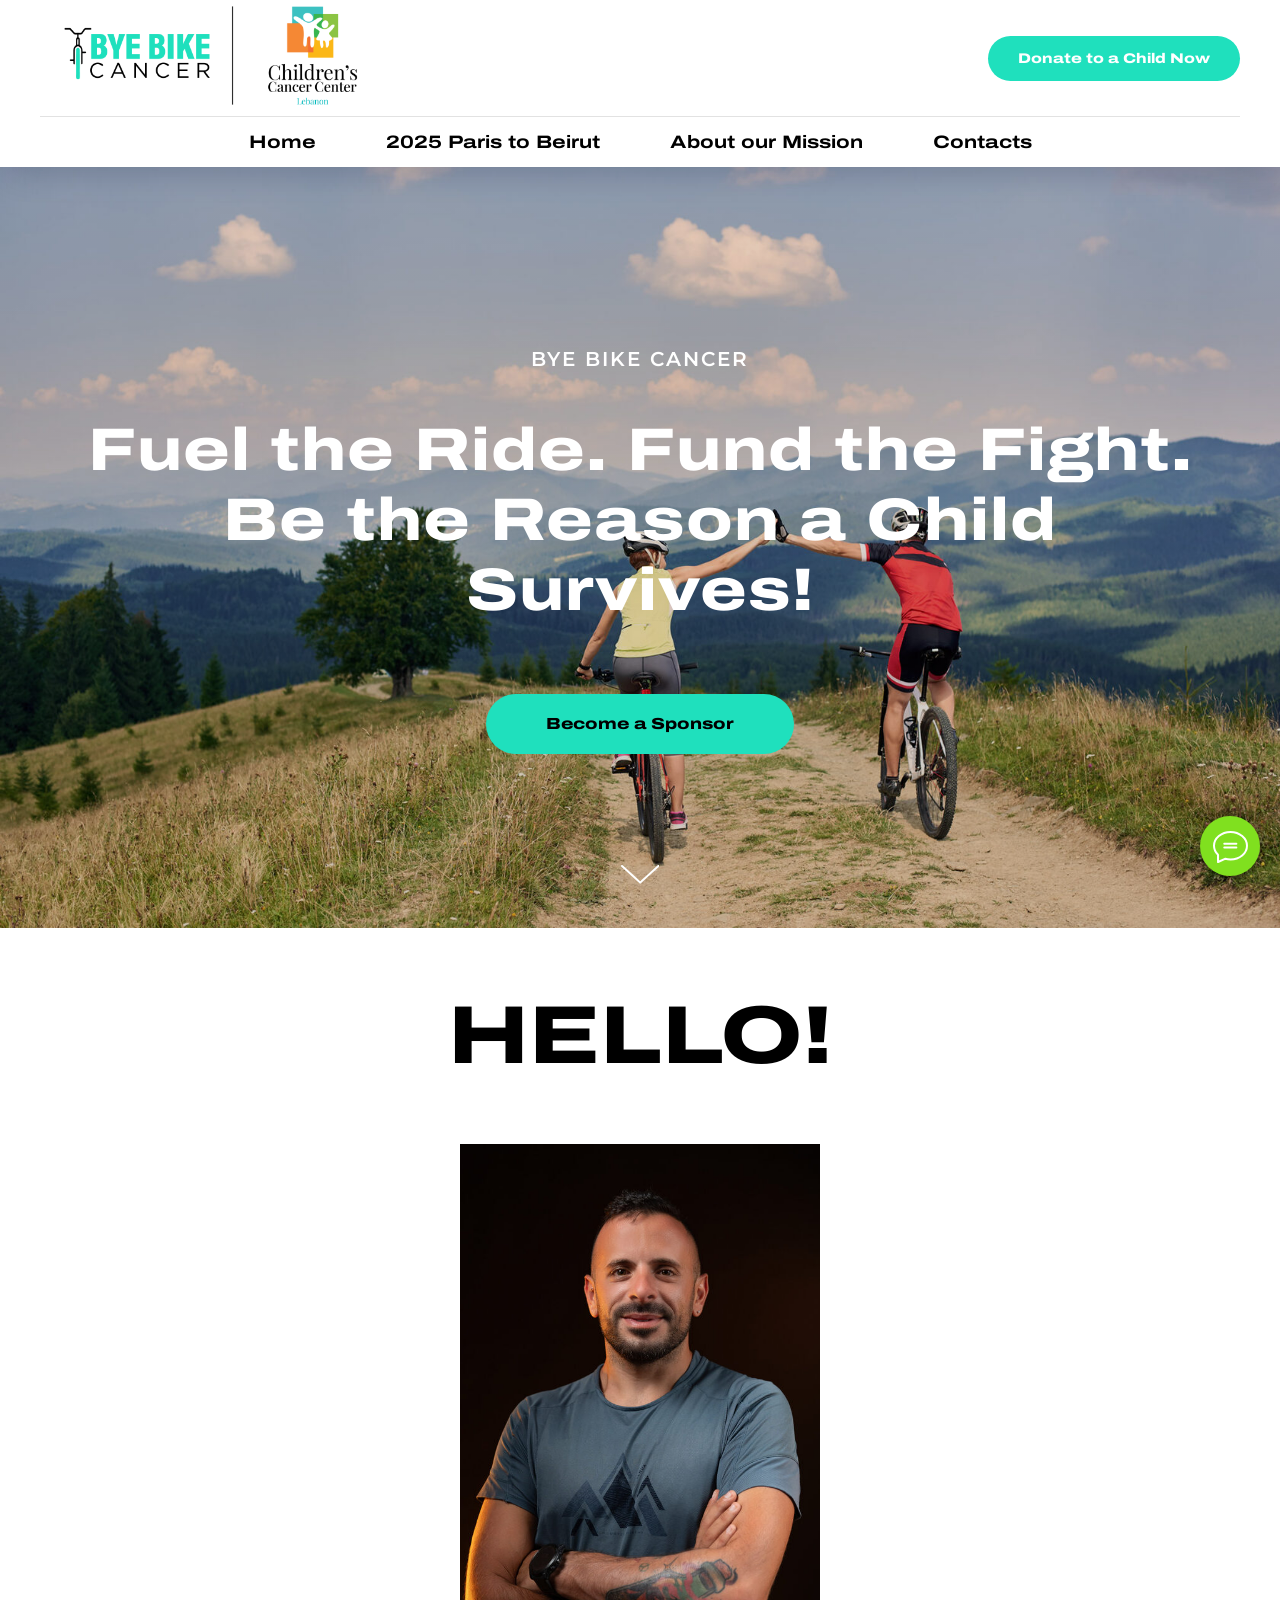
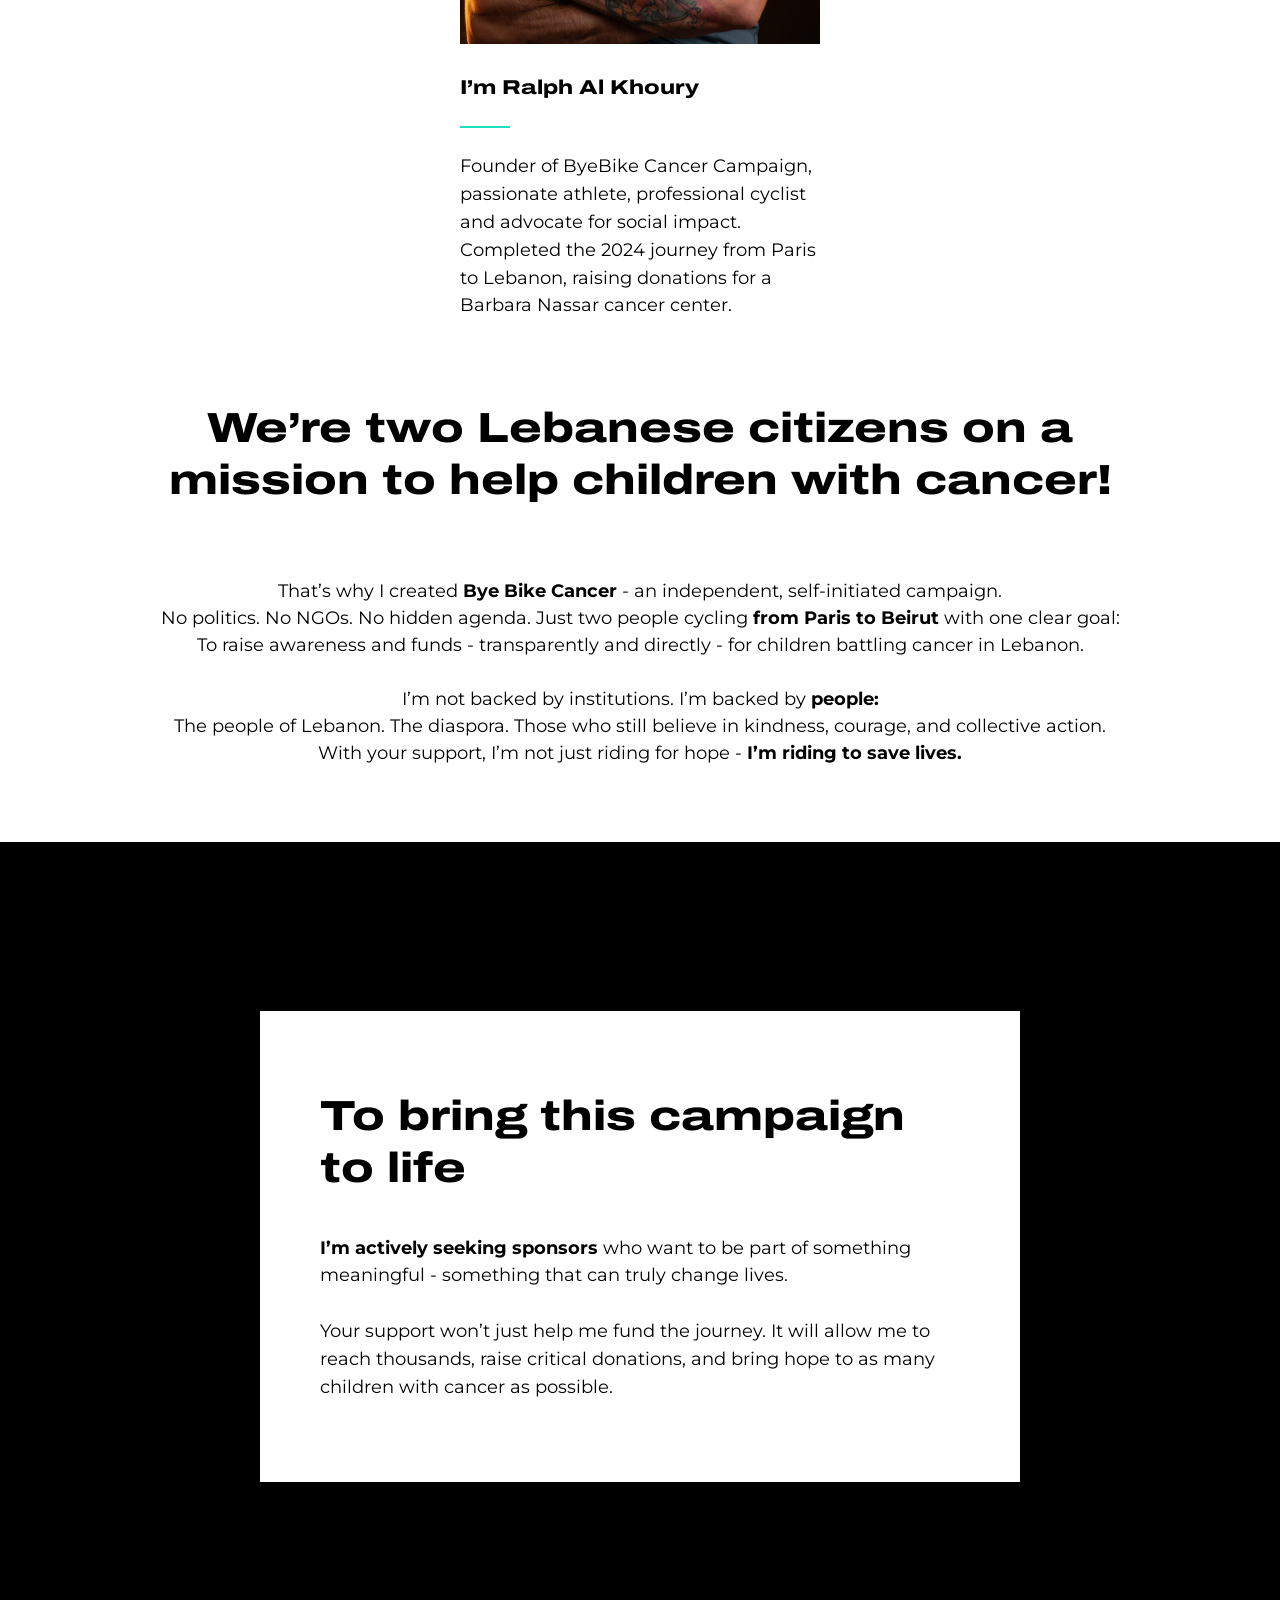
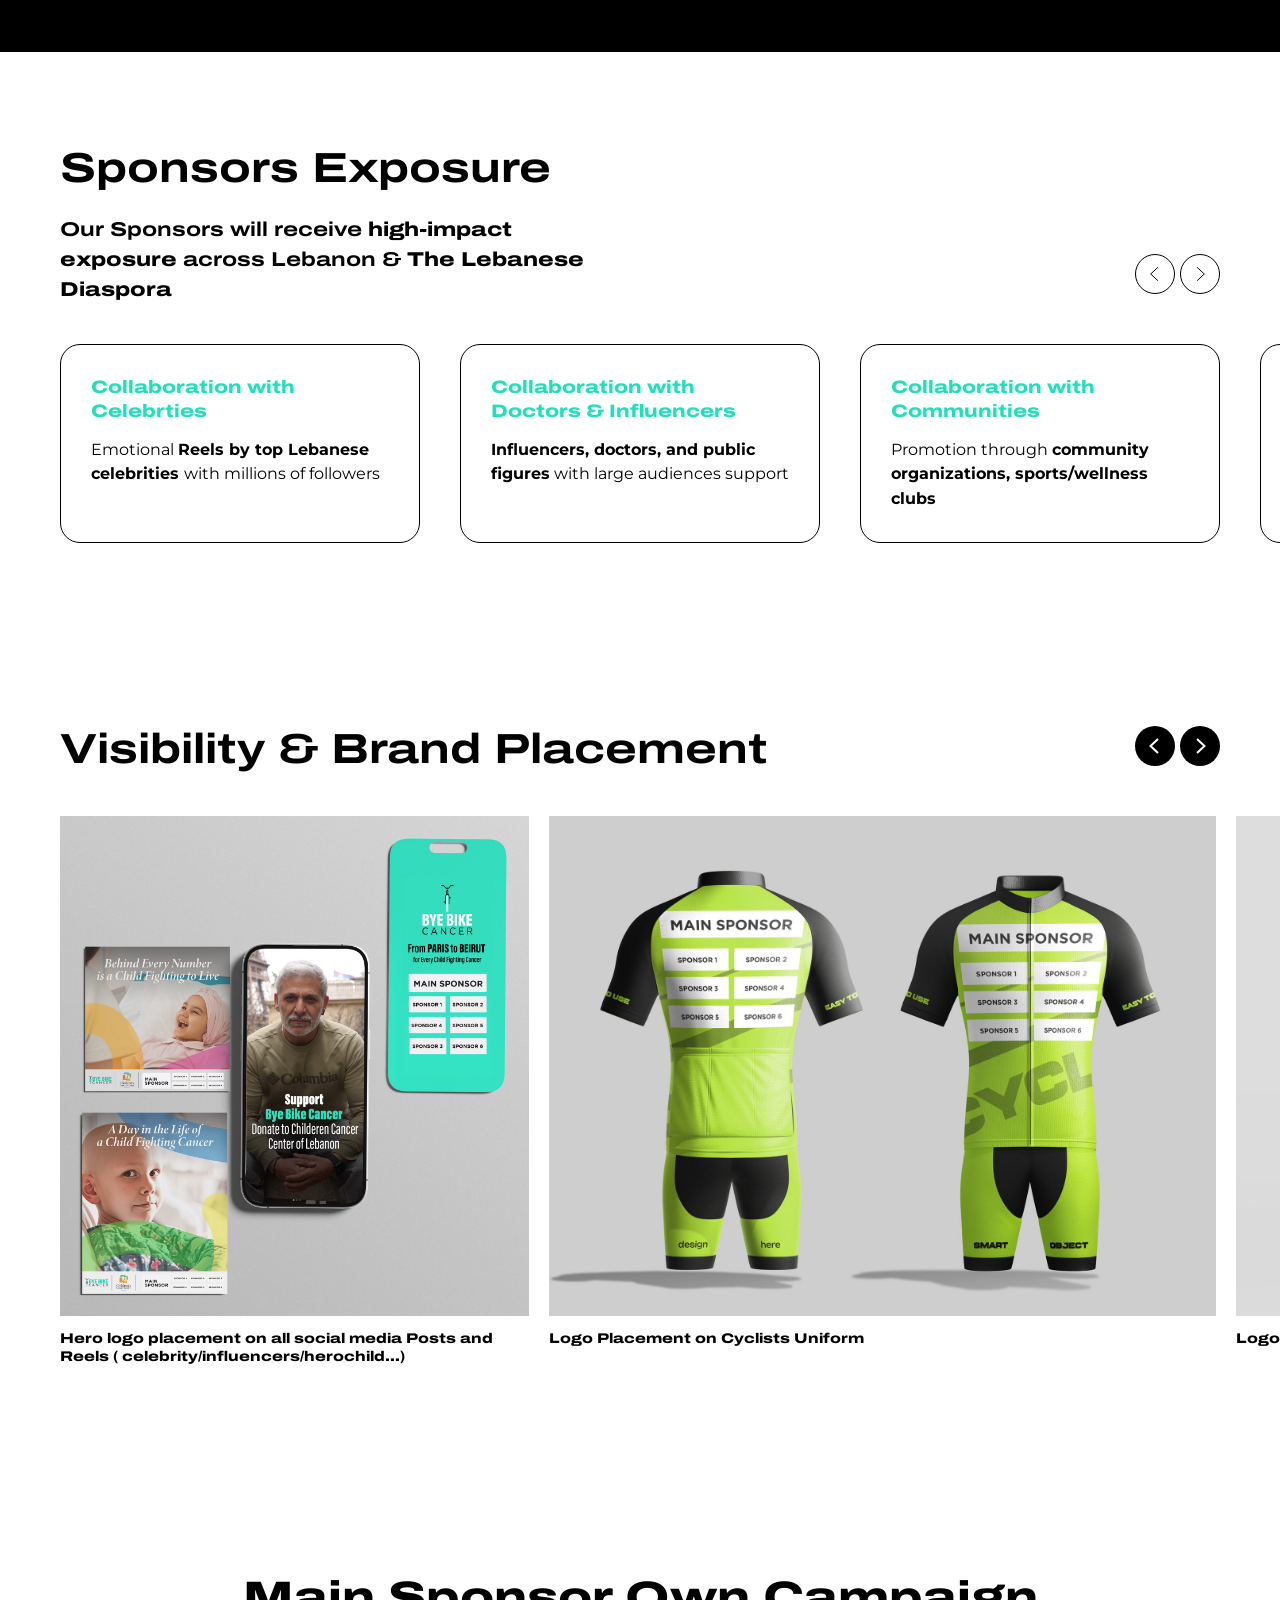
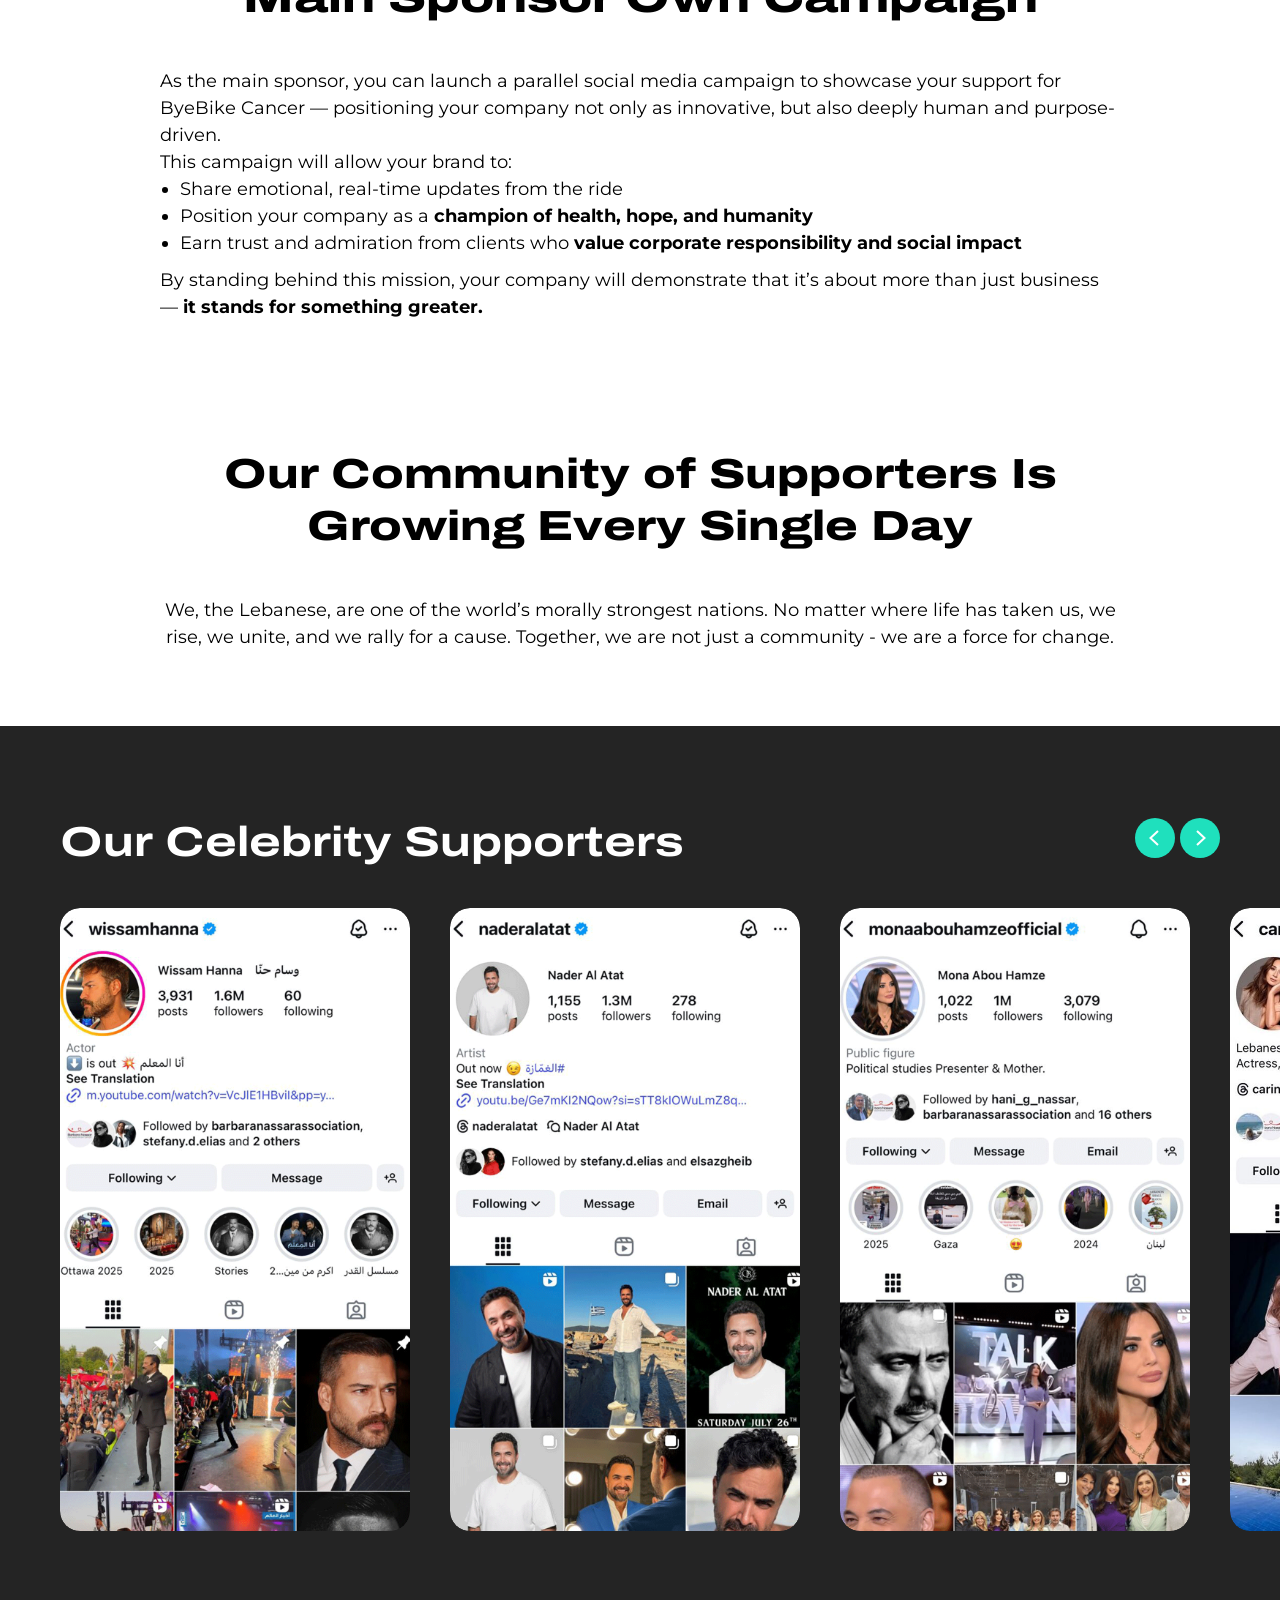
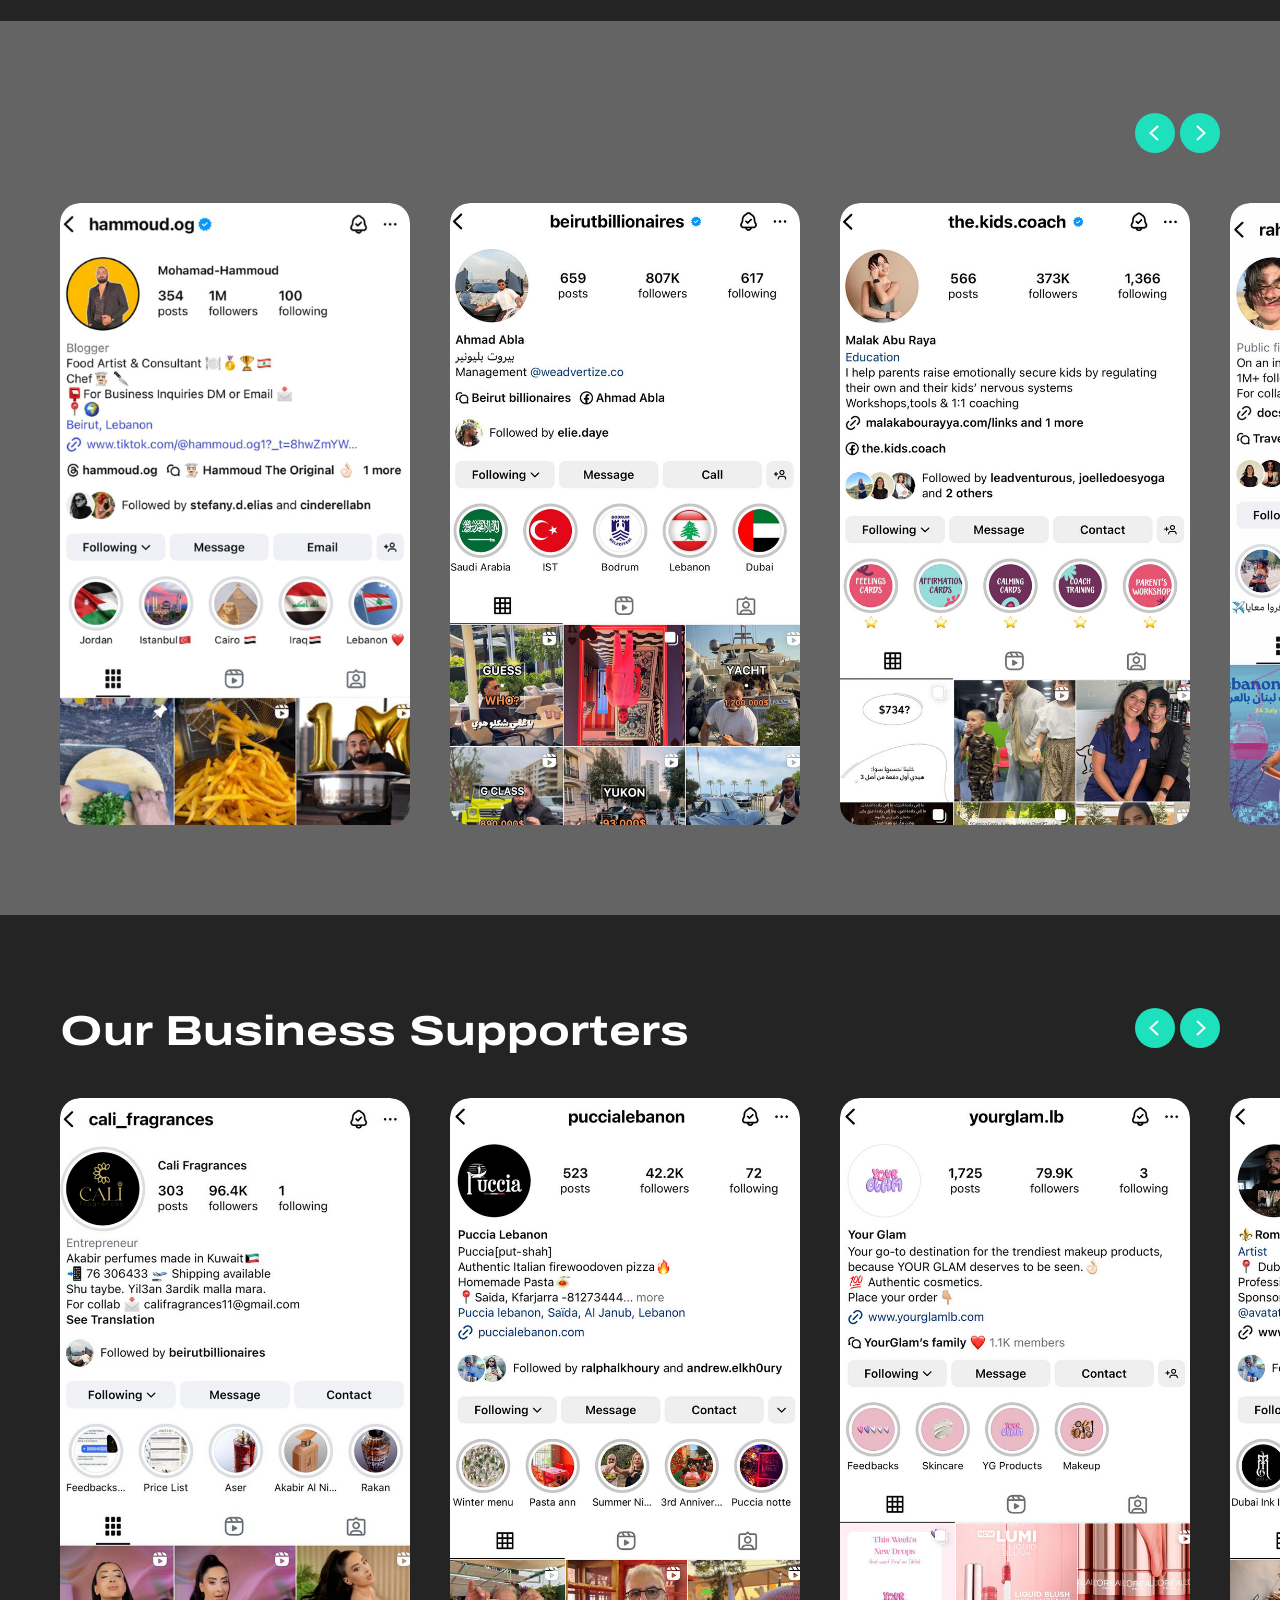
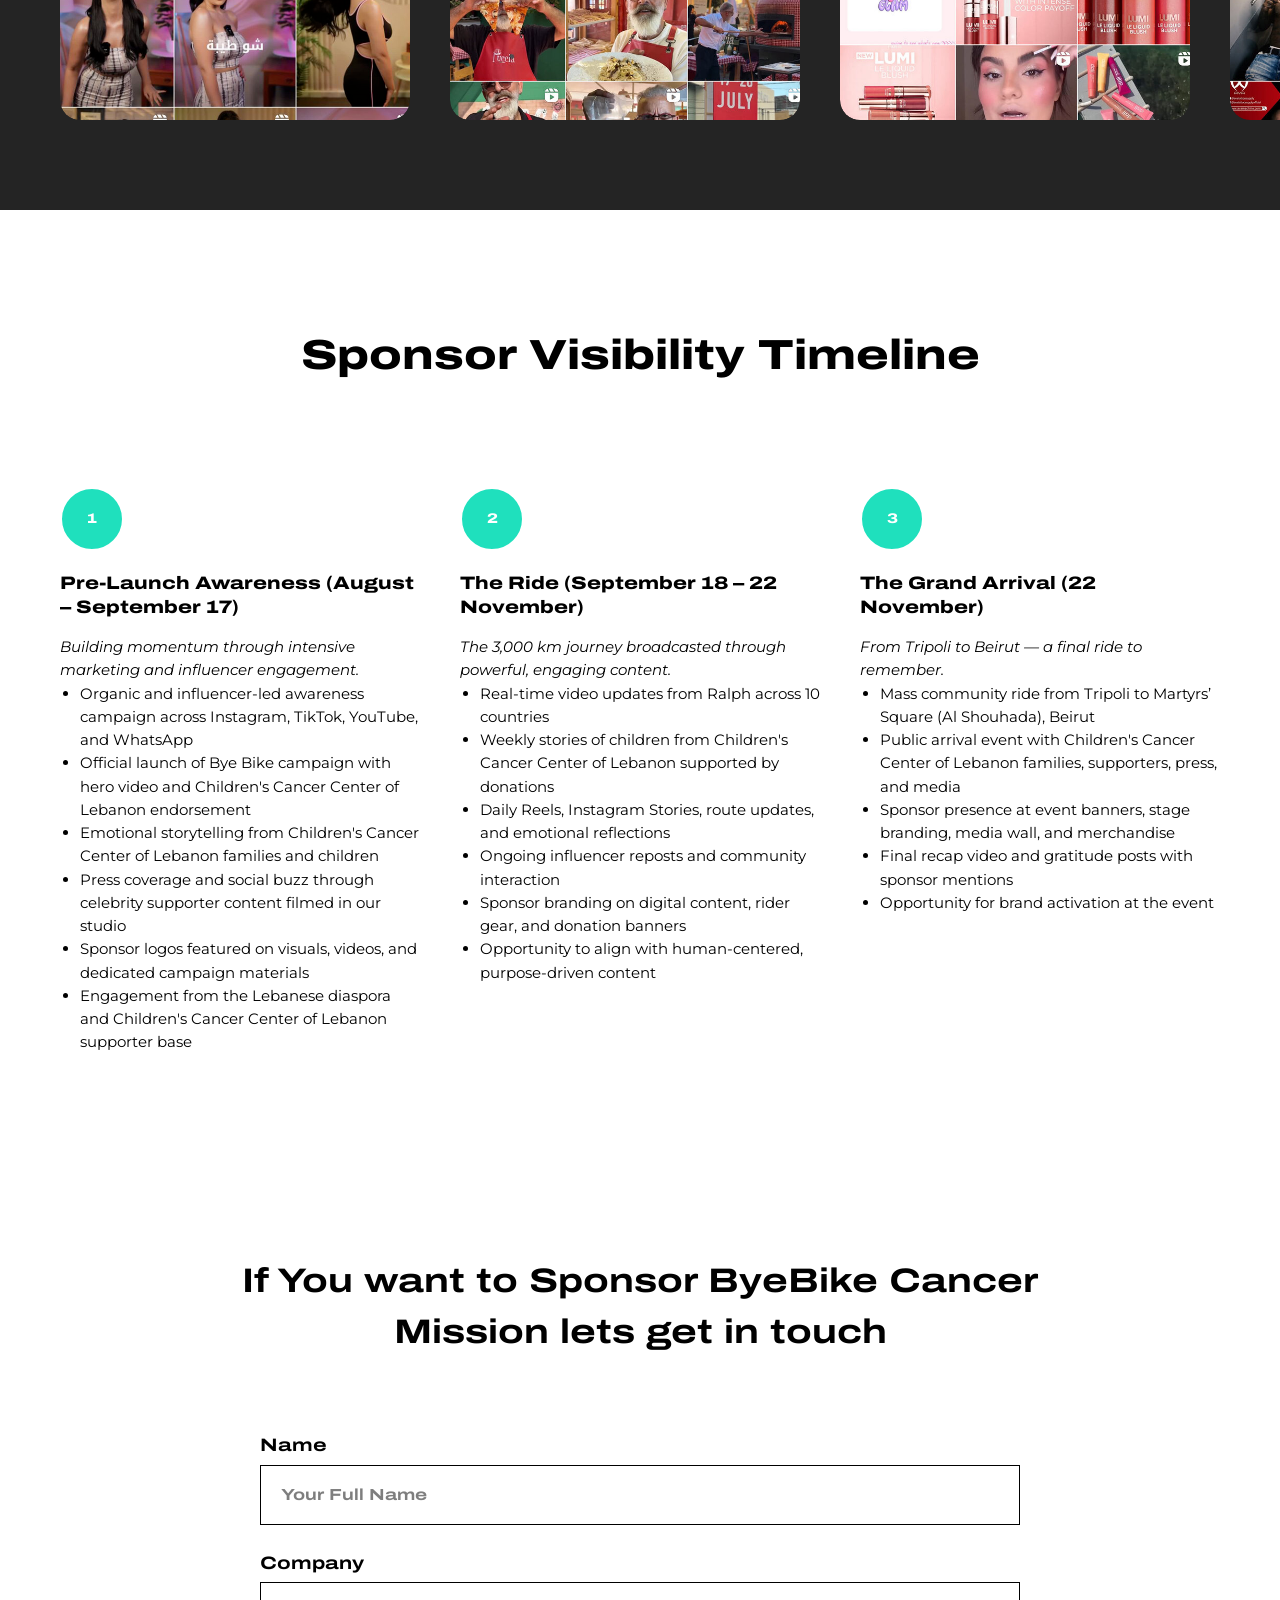
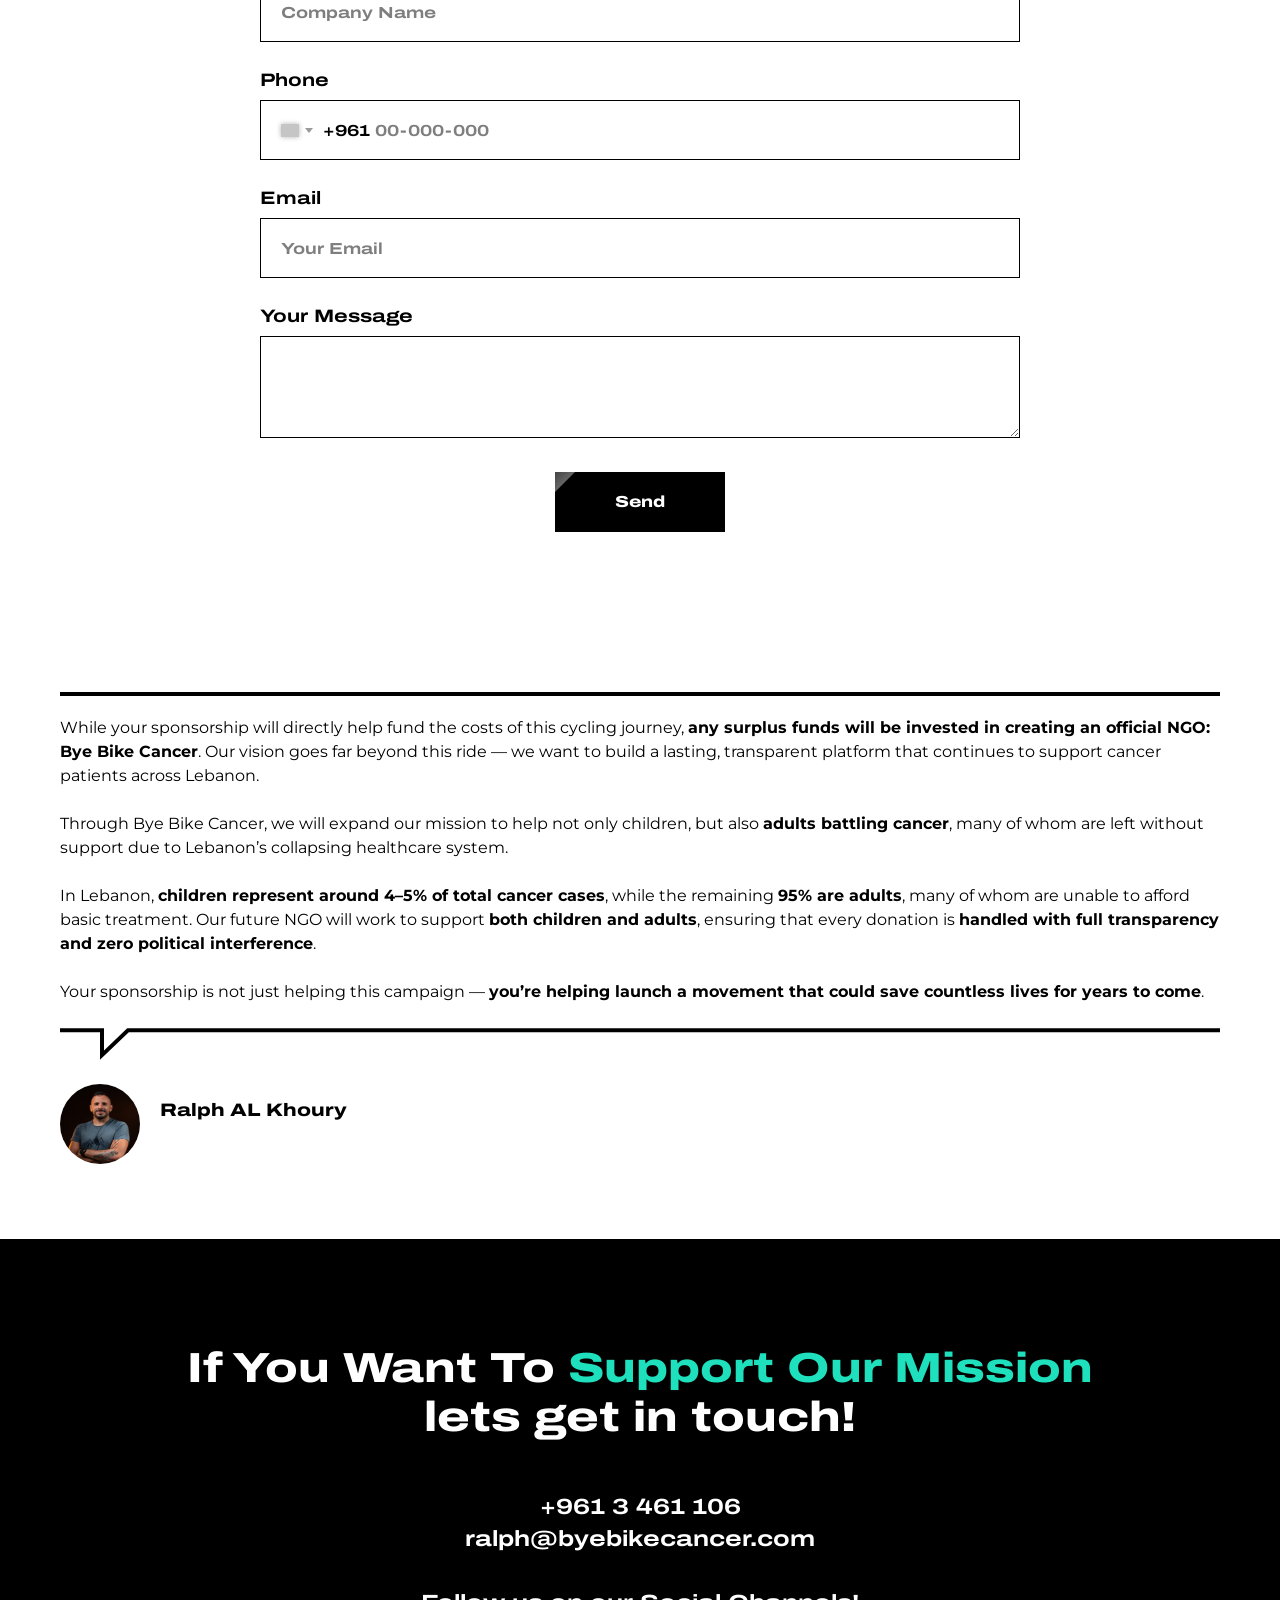
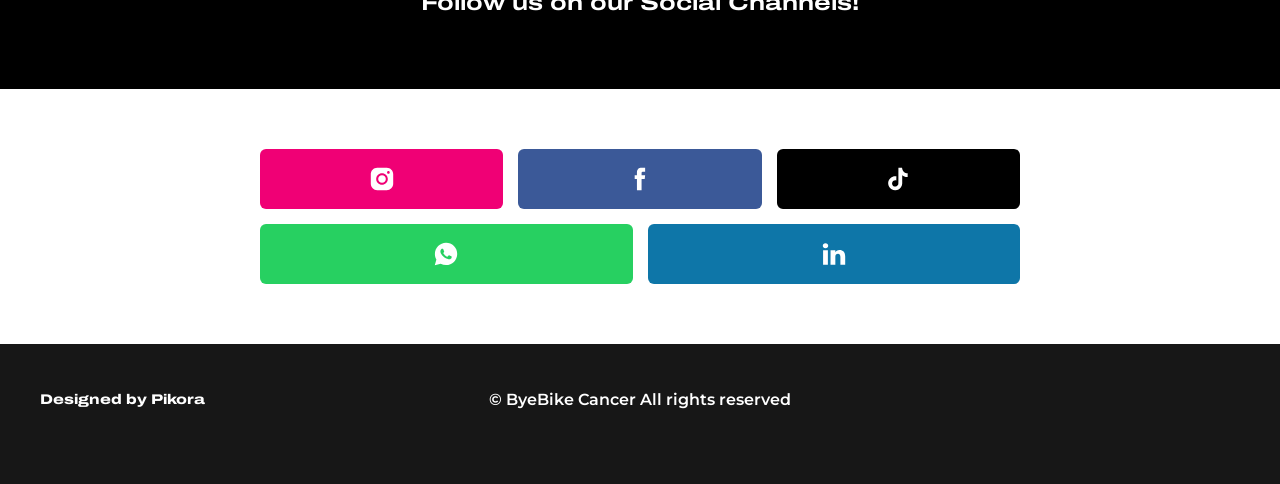
<file: sponsors/index.html>
<!DOCTYPE html> <html lang="en"> <head> <meta charset="utf-8" /> <meta http-equiv="Content-Type" content="text/html; charset=utf-8" /> <meta name="viewport" content="width=device-width, initial-scale=1.0" /> <!--metatextblock--> <title>ByeBikeCancer | Sponsors</title> <meta name="description" content="Our sponsors are the engine behind the mission. With your support, we’re able to cycle 5,000 kilometers from France to Lebanon, raising critical funds for the Children Cancer Center of Lebanon (CCCL). This journey is more than a ride—it’s a movement powered by purpose, visibility, and impact. Join us as a sponsor and show the world that your brand stands for hope, healing, and humanity." /> <meta property="og:url" content="https://byebikecancer.com/sponsors/" /> <meta property="og:title" content="ByeBikeCancer | Sponsors" /> <meta property="og:description" content="Our sponsors are the engine behind the mission. With your support, we’re able to cycle 5,000 kilometers from France to Lebanon, raising critical funds for the Children Cancer Center of Lebanon (CCCL). This journey is more than a ride—it’s a movement powered by purpose, visibility, and impact. Join us as a sponsor and show the world that your brand stands for hope, healing, and humanity." /> <meta property="og:type" content="website" /> <meta property="og:image" content="https://byebikecancer.com/images/tild6362-3133-4033-b233-343735343766__byebike-cancer-by-ra.jpg" /> <link rel="canonical" href="https://byebikecancer.com/sponsors/"> <!--/metatextblock--> <meta name="format-detection" content="telephone=no" /> <meta http-equiv="x-dns-prefetch-control" content="on"> <link rel="dns-prefetch" href="https://ws.tildacdn.com">  <link rel="dns-prefetch" href="https://fonts.tildacdn.com"> <link rel="shortcut icon" href="../images/tild3261-3633-4365-a162-386236326361__byebike-fav.jpg" type="image/x-icon" /> <!-- Assets --> <script src="https://neo.tildacdn.com/js/tilda-fallback-1.0.min.js" async charset="utf-8"></script> <link rel="stylesheet" href="../css/tilda-grid-3.0.min.css" type="text/css" media="all" onerror="this.loaderr='y';"/> <link rel="stylesheet" href="../css/tilda-blocks-page72377373.min.css?t=1769771667" type="text/css" media="all" onerror="this.loaderr='y';" /> <link rel="preconnect" href="https://fonts.gstatic.com"> <link href="https://fonts.googleapis.com/css2?family=Montserrat:wght@100..900&subset=latin,cyrillic" rel="stylesheet"> <link rel="stylesheet" href="../css/tilda-animation-2.0.min.css" type="text/css" media="all" onerror="this.loaderr='y';" /> <link rel="stylesheet" href="../css/tilda-cover-1.0.min.css" type="text/css" media="all" onerror="this.loaderr='y';" /> <link rel="stylesheet" href="../css/tilda-zoom-2.0.min.css" type="text/css" media="print" onload="this.media='all';" onerror="this.loaderr='y';" /> <noscript><link rel="stylesheet" href="../css/tilda-zoom-2.0.min.css" type="text/css" media="all" /></noscript> <link rel="stylesheet" href="../css/tilda-forms-1.0.min.css" type="text/css" media="all" onerror="this.loaderr='y';" /> <link rel="preload" href="../fonts/archivo-expanded-800.woff2" as="font" type="font/woff2" crossorigin> <link rel="stylesheet" href="../css/fonts.css" type="text/css" media="all" /> <script type="text/javascript">TildaFonts=["90001","90002"];window.tildafontsswap="y";</script> <script type="text/javascript" src="../js/tilda-fonts.min.js" charset="utf-8" onerror="this.loaderr='y';"></script> <script nomodule src="../js/tilda-polyfill-1.0.min.js" charset="utf-8"></script> <script type="text/javascript">function t_onReady(func) {if(document.readyState!='loading') {func();} else {document.addEventListener('DOMContentLoaded',func);}}
function t_onFuncLoad(funcName,okFunc,time) {if(typeof window[funcName]==='function') {okFunc();} else {setTimeout(function() {t_onFuncLoad(funcName,okFunc,time);},(time||100));}}function t_throttle(fn,threshhold,scope) {return function() {fn.apply(scope||this,arguments);};}</script> <script src="../js/tilda-scripts-3.0.min.js" charset="utf-8" defer onerror="this.loaderr='y';"></script> <script src="../js/tilda-blocks-page72377373.min.js?t=1769771667" charset="utf-8" async onerror="this.loaderr='y';"></script> <script src="../js/lazyload-1.3.min.export.js" charset="utf-8" async onerror="this.loaderr='y';"></script> <script src="../js/tilda-animation-2.0.min.js" charset="utf-8" async onerror="this.loaderr='y';"></script> <script src="../js/tilda-cover-1.0.min.js" charset="utf-8" async onerror="this.loaderr='y';"></script> <script src="../js/tilda-slider-1.0.min.js" charset="utf-8" async onerror="this.loaderr='y';"></script> <script src="../js/tilda-zoom-2.0.min.js" charset="utf-8" async onerror="this.loaderr='y';"></script> <script src="../js/tilda-video-1.0.min.js" charset="utf-8" async onerror="this.loaderr='y';"></script> <script src="../js/hammer.min.js" charset="utf-8" async onerror="this.loaderr='y';"></script> <script src="../js/tilda-forms-1.0.min.js" charset="utf-8" async onerror="this.loaderr='y';"></script> <script src="../js/tilda-menu-1.0.min.js" charset="utf-8" async onerror="this.loaderr='y';"></script> <script src="../js/tilda-skiplink-1.0.min.js" charset="utf-8" async onerror="this.loaderr='y';"></script> <script src="../js/tilda-events-1.0.min.js" charset="utf-8" async onerror="this.loaderr='y';"></script> <!-- nominify begin --><!-- Google Tag Manager --> <script>(function(w,d,s,l,i){w[l]=w[l]||[];w[l].push({'gtm.start':
new Date().getTime(),event:'gtm.js'});var f=d.getElementsByTagName(s)[0],
j=d.createElement(s),dl=l!='dataLayer'?'&l='+l:'';j.async=true;j.src=
'https://www.googletagmanager.com/gtm.js?id='+i+dl;f.parentNode.insertBefore(j,f);
})(window,document,'script','dataLayer','GTM-M7MP94B8');</script> <!-- End Google Tag Manager --><!-- nominify end --><script type="text/javascript">window.dataLayer=window.dataLayer||[];</script> <script type="text/javascript">(function() {if((/bot|google|yandex|baidu|bing|msn|duckduckbot|teoma|slurp|crawler|spider|robot|crawling|facebook/i.test(navigator.userAgent))===false&&typeof(sessionStorage)!='undefined'&&sessionStorage.getItem('visited')!=='y'&&document.visibilityState){var style=document.createElement('style');style.type='text/css';style.innerHTML='@media screen and (min-width: 980px) {.t-records {opacity: 0;}.t-records_animated {-webkit-transition: opacity ease-in-out .2s;-moz-transition: opacity ease-in-out .2s;-o-transition: opacity ease-in-out .2s;transition: opacity ease-in-out .2s;}.t-records.t-records_visible {opacity: 1;}}';document.getElementsByTagName('head')[0].appendChild(style);function t_setvisRecs(){var alr=document.querySelectorAll('.t-records');Array.prototype.forEach.call(alr,function(el) {el.classList.add("t-records_animated");});setTimeout(function() {Array.prototype.forEach.call(alr,function(el) {el.classList.add("t-records_visible");});sessionStorage.setItem("visited","y");},400);}
document.addEventListener('DOMContentLoaded',t_setvisRecs);}})();</script></head> <body class="t-body" style="margin:0;"> <!--allrecords--> <div id="allrecords" data-tilda-export="yes" class="t-records" data-hook="blocks-collection-content-node" data-tilda-project-id="13927579" data-tilda-page-id="72377373" data-tilda-page-alias="sponsors" data-tilda-formskey="f36ff591d635877b6b72a7b013927579" data-tilda-cookie="no" data-tilda-lazy="yes" data-tilda-root-zone="one" data-tilda-project-headcode="yes" data-tilda-project-country="LB"> <!--header--> <header id="t-header" class="t-records" data-hook="blocks-collection-content-node" data-tilda-project-id="13927579" data-tilda-page-id="72456773" data-tilda-page-alias="menu" data-tilda-formskey="f36ff591d635877b6b72a7b013927579" data-tilda-cookie="no" data-tilda-lazy="yes" data-tilda-root-zone="one" data-tilda-project-headcode="yes" data-tilda-project-country="LB"> <div id="rec1166727266" class="r t-rec" style=" " data-animationappear="off" data-record-type="967"> <!-- T967 --> <div id="nav1166727266marker"></div> <div class="tmenu-mobile"> <div class="tmenu-mobile__container"> <div class="tmenu-mobile__text t-name t-name_md" field="menu_mob_title">&nbsp;</div> <button type="button"
class="t-menuburger t-menuburger_first "
aria-label="Navigation menu"
aria-expanded="false"> <span style="background-color:#000;"></span> <span style="background-color:#000;"></span> <span style="background-color:#000;"></span> <span style="background-color:#000;"></span> </button> <script>function t_menuburger_init(recid) {var rec=document.querySelector('#rec' + recid);if(!rec) return;var burger=rec.querySelector('.t-menuburger');if(!burger) return;var isSecondStyle=burger.classList.contains('t-menuburger_second');if(isSecondStyle&&!window.isMobile&&!('ontouchend' in document)) {burger.addEventListener('mouseenter',function() {if(burger.classList.contains('t-menuburger-opened')) return;burger.classList.remove('t-menuburger-unhovered');burger.classList.add('t-menuburger-hovered');});burger.addEventListener('mouseleave',function() {if(burger.classList.contains('t-menuburger-opened')) return;burger.classList.remove('t-menuburger-hovered');burger.classList.add('t-menuburger-unhovered');setTimeout(function() {burger.classList.remove('t-menuburger-unhovered');},300);});}
burger.addEventListener('click',function() {if(!burger.closest('.tmenu-mobile')&&!burger.closest('.t450__burger_container')&&!burger.closest('.t466__container')&&!burger.closest('.t204__burger')&&!burger.closest('.t199__js__menu-toggler')) {burger.classList.toggle('t-menuburger-opened');burger.classList.remove('t-menuburger-unhovered');}});var menu=rec.querySelector('[data-menu="yes"]');if(!menu) return;var menuLinks=menu.querySelectorAll('.t-menu__link-item');var submenuClassList=['t978__menu-link_hook','t978__tm-link','t966__tm-link','t794__tm-link','t-menusub__target-link'];Array.prototype.forEach.call(menuLinks,function(link) {link.addEventListener('click',function() {var isSubmenuHook=submenuClassList.some(function(submenuClass) {return link.classList.contains(submenuClass);});if(isSubmenuHook) return;burger.classList.remove('t-menuburger-opened');});});menu.addEventListener('clickedAnchorInTooltipMenu',function() {burger.classList.remove('t-menuburger-opened');});}
t_onReady(function() {t_onFuncLoad('t_menuburger_init',function(){t_menuburger_init('1166727266');});});</script> <style>.t-menuburger{position:relative;flex-shrink:0;width:28px;height:20px;padding:0;border:none;background-color:transparent;outline:none;-webkit-transform:rotate(0deg);transform:rotate(0deg);transition:transform .5s ease-in-out;cursor:pointer;z-index:999;}.t-menuburger span{display:block;position:absolute;width:100%;opacity:1;left:0;-webkit-transform:rotate(0deg);transform:rotate(0deg);transition:.25s ease-in-out;height:3px;background-color:#000;}.t-menuburger span:nth-child(1){top:0px;}.t-menuburger span:nth-child(2),.t-menuburger span:nth-child(3){top:8px;}.t-menuburger span:nth-child(4){top:16px;}.t-menuburger__big{width:42px;height:32px;}.t-menuburger__big span{height:5px;}.t-menuburger__big span:nth-child(2),.t-menuburger__big span:nth-child(3){top:13px;}.t-menuburger__big span:nth-child(4){top:26px;}.t-menuburger__small{width:22px;height:14px;}.t-menuburger__small span{height:2px;}.t-menuburger__small span:nth-child(2),.t-menuburger__small span:nth-child(3){top:6px;}.t-menuburger__small span:nth-child(4){top:12px;}.t-menuburger-opened span:nth-child(1){top:8px;width:0%;left:50%;}.t-menuburger-opened span:nth-child(2){-webkit-transform:rotate(45deg);transform:rotate(45deg);}.t-menuburger-opened span:nth-child(3){-webkit-transform:rotate(-45deg);transform:rotate(-45deg);}.t-menuburger-opened span:nth-child(4){top:8px;width:0%;left:50%;}.t-menuburger-opened.t-menuburger__big span:nth-child(1){top:6px;}.t-menuburger-opened.t-menuburger__big span:nth-child(4){top:18px;}.t-menuburger-opened.t-menuburger__small span:nth-child(1),.t-menuburger-opened.t-menuburger__small span:nth-child(4){top:6px;}@media (hover),(min-width:0\0){.t-menuburger_first:hover span:nth-child(1){transform:translateY(1px);}.t-menuburger_first:hover span:nth-child(4){transform:translateY(-1px);}.t-menuburger_first.t-menuburger__big:hover span:nth-child(1){transform:translateY(3px);}.t-menuburger_first.t-menuburger__big:hover span:nth-child(4){transform:translateY(-3px);}}.t-menuburger_second span:nth-child(2),.t-menuburger_second span:nth-child(3){width:80%;left:20%;right:0;}@media (hover),(min-width:0\0){.t-menuburger_second.t-menuburger-hovered span:nth-child(2),.t-menuburger_second.t-menuburger-hovered span:nth-child(3){animation:t-menuburger-anim 0.3s ease-out normal forwards;}.t-menuburger_second.t-menuburger-unhovered span:nth-child(2),.t-menuburger_second.t-menuburger-unhovered span:nth-child(3){animation:t-menuburger-anim2 0.3s ease-out normal forwards;}}.t-menuburger_second.t-menuburger-opened span:nth-child(2),.t-menuburger_second.t-menuburger-opened span:nth-child(3){left:0;right:0;width:100%!important;}.t-menuburger_third span:nth-child(4){width:70%;left:unset;right:0;}@media (hover),(min-width:0\0){.t-menuburger_third:not(.t-menuburger-opened):hover span:nth-child(4){width:100%;}}.t-menuburger_third.t-menuburger-opened span:nth-child(4){width:0!important;right:50%;}.t-menuburger_fourth{height:12px;}.t-menuburger_fourth.t-menuburger__small{height:8px;}.t-menuburger_fourth.t-menuburger__big{height:18px;}.t-menuburger_fourth span:nth-child(2),.t-menuburger_fourth span:nth-child(3){top:4px;opacity:0;}.t-menuburger_fourth span:nth-child(4){top:8px;}.t-menuburger_fourth.t-menuburger__small span:nth-child(2),.t-menuburger_fourth.t-menuburger__small span:nth-child(3){top:3px;}.t-menuburger_fourth.t-menuburger__small span:nth-child(4){top:6px;}.t-menuburger_fourth.t-menuburger__small span:nth-child(2),.t-menuburger_fourth.t-menuburger__small span:nth-child(3){top:3px;}.t-menuburger_fourth.t-menuburger__small span:nth-child(4){top:6px;}.t-menuburger_fourth.t-menuburger__big span:nth-child(2),.t-menuburger_fourth.t-menuburger__big span:nth-child(3){top:6px;}.t-menuburger_fourth.t-menuburger__big span:nth-child(4){top:12px;}@media (hover),(min-width:0\0){.t-menuburger_fourth:not(.t-menuburger-opened):hover span:nth-child(1){transform:translateY(1px);}.t-menuburger_fourth:not(.t-menuburger-opened):hover span:nth-child(4){transform:translateY(-1px);}.t-menuburger_fourth.t-menuburger__big:not(.t-menuburger-opened):hover span:nth-child(1){transform:translateY(3px);}.t-menuburger_fourth.t-menuburger__big:not(.t-menuburger-opened):hover span:nth-child(4){transform:translateY(-3px);}}.t-menuburger_fourth.t-menuburger-opened span:nth-child(1),.t-menuburger_fourth.t-menuburger-opened span:nth-child(4){top:4px;}.t-menuburger_fourth.t-menuburger-opened span:nth-child(2),.t-menuburger_fourth.t-menuburger-opened span:nth-child(3){opacity:1;}@keyframes t-menuburger-anim{0%{width:80%;left:20%;right:0;}50%{width:100%;left:0;right:0;}100%{width:80%;left:0;right:20%;}}@keyframes t-menuburger-anim2{0%{width:80%;left:0;}50%{width:100%;right:0;left:0;}100%{width:80%;left:20%;right:0;}}</style> </div> </div> <style>.tmenu-mobile{background-color:#111;display:none;width:100%;top:0;z-index:990;}.tmenu-mobile_positionfixed{position:fixed;}.tmenu-mobile__text{color:#fff;}.tmenu-mobile__container{min-height:64px;padding:20px;position:relative;box-sizing:border-box;display:-webkit-flex;display:-ms-flexbox;display:flex;-webkit-align-items:center;-ms-flex-align:center;align-items:center;-webkit-justify-content:space-between;-ms-flex-pack:justify;justify-content:space-between;}.tmenu-mobile__list{display:block;}.tmenu-mobile__burgerlogo{display:inline-block;font-size:24px;font-weight:400;white-space:nowrap;vertical-align:middle;}.tmenu-mobile__imglogo{height:auto;display:block;max-width:300px!important;box-sizing:border-box;padding:0;margin:0 auto;}@media screen and (max-width:980px){.tmenu-mobile__menucontent_hidden{display:none;height:100%;}.tmenu-mobile{display:block;}}@media screen and (max-width:980px){#rec1166727266 .t-menuburger{-webkit-order:1;-ms-flex-order:1;order:1;}}</style> <div id="nav1166727266" class="t967 t967__positionabsolute tmenu-mobile__menucontent_hidden" style="background-color: rgba(255,255,255,1); " data-bgcolor-hex="#ffffff" data-bgcolor-rgba="rgba(255,255,255,1)" data-navmarker="nav1166727266marker" data-appearoffset="" data-bgopacity-two="100" data-menushadow="" data-menushadow-css="0px 15px 30px -10px rgba(0,11,48,0.2)" data-bgopacity="1" data-bgcolor-rgba-afterscroll="rgba(255,255,255,1)" data-menu-items-align="center" data-menu="yes"> <div class="t967__maincontainer "> <div class="t967__top" style="height:13vh;"> <div class="t967__logo"> <div style="display: block;"> <a href="../"> <img class="t967__imglogo t967__imglogomobile"
src="../images/tild3062-6537-4130-b038-353565386162__00-logos.png"
imgfield="img"
style="max-width: 350px; width: 350px;"
alt=""> </a> </div> </div> <nav class="t967__listwrapper t967__mobilelist"> <ul role="list" class="t967__list"> <li class="t967__list-item"
style="padding:0 35px 0 0;"> <a class="t-menu__link-item"
href="../" data-menu-submenu-hook="" data-menu-item-number="1">
Home
</a> </li> <li class="t967__list-item"
style="padding:0 35px;"> <a class="t-menu__link-item"
href="../ride2025/" data-menu-submenu-hook="" data-menu-item-number="2">
2025 Paris to Beirut
</a> </li> <li class="t967__list-item"
style="padding:0 35px;"> <a class="t-menu__link-item"
href="../mission/" data-menu-submenu-hook="" data-menu-item-number="3">
About our Mission
</a> </li> <li class="t967__list-item"
style="padding:0 0 0 35px;"> <a class="t-menu__link-item"
href="../contact/" data-menu-submenu-hook="" data-menu-item-number="4">
Contacts
</a> </li> </ul> </nav> <div class="t967__additionalwrapper"> <a
class="t-btn t-btnflex t-btnflex_type_button t-btnflex_sm t967__button"
href="https://fundahope.com/en/campaigns/byebike-cancer"
target="_blank"><span class="t-btnflex__text">Donate to a Child Now</span> <style>#rec1166727266 .t-btnflex.t-btnflex_type_button {color:#ffffff;background-color:#1fe0bd;--border-width:0px;border-style:none !important;border-radius:100px;box-shadow:none !important;transition-duration:0.2s;transition-property:background-color,color,border-color,box-shadow,opacity,transform,gap;transition-timing-function:ease-in-out;}</style></a> </div> </div> <div class="t967__bottom" style="height:50px;"> <div class="t967__middlelinewrapper"> <div class="t967__linewrapper"> <div
class="t-divider t967__horizontalline" data-divider-fieldset="color,bordersize,opacity"
style=" "></div> </div> </div> <div class="t967__bottomwrapper" style="height:50px;"> <nav class="t967__listwrapper t967__desktoplist"> <ul role="list" class="t967__list t-menu__list t967__menualign_center" style=""> <li class="t967__list-item"
style="padding:0 35px 0 0;"> <a class="t-menu__link-item"
href="../" data-menu-submenu-hook="" data-menu-item-number="1">
Home
</a> </li> <li class="t967__list-item"
style="padding:0 35px;"> <a class="t-menu__link-item"
href="../ride2025/" data-menu-submenu-hook="" data-menu-item-number="2">
2025 Paris to Beirut
</a> </li> <li class="t967__list-item"
style="padding:0 35px;"> <a class="t-menu__link-item"
href="../mission/" data-menu-submenu-hook="" data-menu-item-number="3">
About our Mission
</a> </li> <li class="t967__list-item"
style="padding:0 0 0 35px;"> <a class="t-menu__link-item"
href="../contact/" data-menu-submenu-hook="" data-menu-item-number="4">
Contacts
</a> </li> </ul> </nav> </div> </div> </div> </div> <style>@media screen and (max-width:980px){#rec1166727266 .t967__leftcontainer{padding:20px;}}@media screen and (max-width:980px){#rec1166727266 .t967__imglogo{padding:20px 0;}}</style> <style>@media screen and (max-width:980px){#rec1166727266 .tmenu-mobile{background-color:#ffffff;}}</style> <script>t_onReady(function() {t_onFuncLoad('t_menu__highlightActiveLinks',function() {t_menu__highlightActiveLinks('.t967 .t-menu__link-item');});});t_onFuncLoad('t_menu__setBGcolor',function() {window.addEventListener('resize',t_throttle(function() {t_menu__setBGcolor('1166727266','.t967');}));});t_onReady(function() {t_onFuncLoad('t_menu__setBGcolor',function() {t_menu__setBGcolor('1166727266','.t967');});t_onFuncLoad('t_menu__interactFromKeyboard',function() {t_menu__interactFromKeyboard('1166727266');});});</script> <script>t_onReady(function() {var rec=document.querySelector('#rec1166727266');if(!rec) return;var wrapperBlock=rec.querySelector('.t967');if(!wrapperBlock) return;t_onFuncLoad('t_menu__createMobileMenu',function() {t_menu__createMobileMenu('1166727266','.t967');});});</script> <style>#rec1166727266 .t-menu__link-item{-webkit-transition:color 0.3s ease-in-out,opacity 0.3s ease-in-out;transition:color 0.3s ease-in-out,opacity 0.3s ease-in-out;}#rec1166727266 .t-menu__link-item.t-active:not(.t978__menu-link){color:#1fe0bd !important;}#rec1166727266 .t-menu__link-item:not(.t-active):not(.tooltipstered):hover{color:#1fe0bd !important;}#rec1166727266 .t-menu__link-item:not(.t-active):not(.tooltipstered):focus-visible{color:#1fe0bd !important;}@supports (overflow:-webkit-marquee) and (justify-content:inherit){#rec1166727266 .t-menu__link-item,#rec1166727266 .t-menu__link-item.t-active{opacity:1 !important;}}</style> <style> #rec1166727266 .t967__additional-descr{font-family:'Montserrat';}</style> <style>#rec1166727266 .t967 {box-shadow:0px 15px 30px -10px rgba(0,11,48,0.2);}</style> </div> <div id="rec1183327201" class="r t-rec" style=" " data-animationappear="off" data-record-type="825"> <!-- t825 --> <div class="t825"> <div class="t825__btn"
style="bottom:20px;right:20px;left:initial;"> <button type="button" class="t825__btn_wrapper t825__btn_animate" style="background:#80e01f;"> <div class="t825__animated-circle" style="border-color:#80e01f;"></div> <svg role="presentation" class="t825__icon" width="35" height="32" viewBox="0 0 35 32" fill="none" xmlns="http://www.w3.org/2000/svg"> <path stroke="#ffffff" stroke-width="2" stroke-miterlimit="10" stroke-linecap="round" stroke-linejoin="round" fill="none" d="M11.2667 12.6981H23.3667M11.2667 16.4717H23.3667M4.8104 23.5777C2.4311 21.1909 1 18.1215 1 14.7736C1 7.16679 8.38723 1 17.5 1C26.6128 1 34 7.16679 34 14.7736C34 22.3804 26.6128 28.5472 17.5 28.5472C15.6278 28.5472 13.8286 28.2868 12.1511 27.8072L12 27.7925L5.03333 31V23.8219L4.8104 23.5777Z" /> </svg> <svg role="presentation" class="t825__icon-close" width="16px" height="16px" viewBox="0 0 23 23" version="1.1" xmlns="http://www.w3.org/2000/svg" xmlns:xlink="http://www.w3.org/1999/xlink"> <g stroke="none" stroke-width="1" fill="#000" fill-rule="evenodd"> <rect transform="translate(11.313708, 11.313708) rotate(-45.000000) translate(-11.313708, -11.313708)" x="10.3137085" y="-3.6862915" width="2" height="30"></rect> <rect transform="translate(11.313708, 11.313708) rotate(-315.000000) translate(-11.313708, -11.313708)" x="10.3137085" y="-3.6862915" width="2" height="30"></rect> </g> </svg> </button> </div> <div class="t825__popup" data-track-popup="/tilda/popup/rec1183327201/opened"> <div class="t825__popup-container" style="bottom:95px;right:20px;left:initial;"> <div class="t825__mobile-top-panel"> <div class="t825__mobile-top-panel_wrapper"> <button type="button" class="t825__mobile-close"> <svg role="presentation" class="t825__mobile-icon-close" width="16" height="16" viewBox="0 0 23 23" xmlns="http://www.w3.org/2000/svg"> <g fill="#fff" fill-rule="evenodd"> <path d="M0 1.414 1.415 0l21.213 21.213-1.414 1.414z"/> <path d="m21.213 0 1.414 1.415L1.414 22.628 0 21.214z"/> </g> </svg> </button> </div> </div> <div class="t825__wrapper" style=""> <div class="t825__text-wrapper"> <div class="t825__title t-name t-name_xl">Contact us</div> </div> <div class="t825__messenger-wrapper"> <!-- new soclinks --> <div class="t825__messenger-block t825__messenger-block_single "><a href="https://wa.me/9613461106?text=WhatsApp" class="t825__messenger t825__whatsapp t-name t-name_lg" target="_blank" rel="nofollow noopener"><svg role="presentation" width="62" height="62" xmlns="http://www.w3.org/2000/svg"><g fill="#27D061" fill-rule="nonzero"><path d="M32.367 14.888c-8.275 0-15.004 6.726-15.007 14.993a14.956 14.956 0 0 0 2.294 7.98l.356.567-1.515 5.533 5.677-1.488.548.325a14.979 14.979 0 0 0 7.634 2.09h.006c8.268 0 14.997-6.727 15-14.995a14.9 14.9 0 0 0-4.389-10.608 14.898 14.898 0 0 0-10.604-4.397zm8.417 21.34c-.369 1.052-2.138 2.013-2.989 2.142-.763.116-1.728.164-2.789-.179a25.28 25.28 0 0 1-2.524-.949c-4.444-1.95-7.345-6.502-7.566-6.802-.222-.301-1.809-2.443-1.809-4.661 0-2.218 1.144-3.307 1.55-3.759.406-.451.886-.564 1.181-.564.295 0 .591.003.849.016.272.014.637-.105.996.773.37.903 1.255 3.12 1.366 3.346.11.225.185.488.037.79-.148.3-.222.488-.443.75-.222.264-.465.588-.664.79-.222.224-.453.469-.194.92.258.45 1.147 1.926 2.463 3.12 1.692 1.535 3.119 2.011 3.562 2.237.443.226.701.188.96-.113.258-.3 1.106-1.316 1.401-1.766.295-.45.59-.376.997-.226.406.15 2.583 1.24 3.026 1.466.443.226.738.338.849.526.11.188.11 1.09-.259 2.143z" /><path d="M31 0C13.88 0 0 13.88 0 31c0 17.12 13.88 31 31 31 17.12 0 31-13.88 31-31C62 13.88 48.12 0 31 0zm1.283 47.573h-.007c-3 0-5.948-.75-8.566-2.171l-9.502 2.48 2.543-9.243a17.735 17.735 0 0 1-2.392-8.918c.003-9.836 8.044-17.838 17.924-17.838 4.795.002 9.296 1.86 12.68 5.232 3.384 3.371 5.247 7.853 5.245 12.62-.004 9.836-8.046 17.838-17.925 17.838z" /></g></svg></a><div class="t825__messenger-descr t-descr t-descr_xs">WhatsApp</div></div> <!-- /new soclinks --> </div> </div> </div> </div> </div> <style>#rec1183327201 .t825__btn-text{background:#f6f6f6;}#rec1183327201 .t825__btn-text::after{border-left-color:#f6f6f6;border-right-color:transparent;}#rec1183327201 .t825__btn-text{color:#242424;}</style> <script>t_onReady(function() {t_onFuncLoad('t825_initPopup',function() {t825_initPopup('1183327201');});});</script> </div> </header> <!--/header--> <div id="rec1166940361" class="r t-rec" style=" " data-record-type="126"> <!-- T118 --> <div class="t118"> <div class="t-container"> <div class="t-col t-col_12 "> <div class="t-divider t118__line" style="background-color:#ffffff;opacity:0.2;"></div> </div> </div> </div> </div> <div id="rec1163584566" class="r t-rec t-rec_pt_90 t-screenmin-640px" style="padding-top:90px; " data-animationappear="off" data-record-type="206" data-screen-min="640px"> <!-- cover --> <div class="t-cover" id="recorddiv1163584566"bgimgfield="img"style="height:85vh;background-image:url('../images/tild6563-6338-4234-b236-643033393438__-__resize__20x__home-banner.jpg');"> <div class="t-cover__carrier" id="coverCarry1163584566"data-content-cover-id="1163584566"data-content-cover-bg="../images/tild6563-6338-4234-b236-643033393438__home-banner.jpg"data-display-changed="true"data-content-cover-height="85vh"data-content-cover-parallax=""data-content-use-image-for-mobile-cover=""style="height:85vh;background-attachment:scroll; "itemscope itemtype="http://schema.org/ImageObject"><meta itemprop="image" content="../images/tild6563-6338-4234-b236-643033393438__home-banner.jpg"></div> <div class="t-cover__filter" style="height:85vh;background-image: linear-gradient(to bottom, rgba(0,0,0,0.10), rgba(0,0,0,0.20));"></div> <div class="t-container"> <div class="t-col t-col_12"> <div class="t-cover__wrapper t-valign_middle" style="height:85vh; position: relative;z-index: 1;"> <div class="t183"> <div data-hook-content="covercontent"> <div class="t183__wrapper"> <div class="t183__content-wrapper"> <div class="t183__uptitle t-uptitle t-uptitle_xxl t-animate" data-animate-style="fadeinup" data-animate-group="yes" field="subtitle"><span style="font-family: Montserrat;">bye bike cancer</span></div> <div class="t183__title t-title t-title_xl t-animate" data-animate-style="fadeinup" data-animate-group="yes" field="title">Fuel the Ride. Fund the Fight. Be the Reason a Child Survives!</div> <div class="t183__buttons"> <a
class="t-btn t-btnflex t-btnflex_type_button t-btnflex_md t-animate"
href="#rec1183308366" data-animate-style="fadeinup" data-animate-group="yes" data-animate-order="1" data-btneffects-first="btneffects-ripple"><span class="t-btnflex__text">Become a Sponsor</span> <style>#rec1163584566 .t-btnflex.t-btnflex_type_button {color:#000000;background-color:#1fe0bd;--border-width:0px;border-style:none !important;border-radius:50px;box-shadow:none !important;white-space:normal;transition-duration:0.2s;transition-property:background-color,color,border-color,box-shadow,opacity,transform,gap;transition-timing-function:ease-in-out;}@media (hover:hover) {#rec1163584566 .t-btnflex.t-btnflex_type_button:not(.t-animate_no-hover):hover {background-color:#ffffff !important;}#rec1163584566 .t-btnflex.t-btnflex_type_button:not(.t-animate_no-hover):focus-visible {background-color:#ffffff !important;}}</style></a> </div> </div> </div> </div> </div> </div> </div> </div> <!-- arrow --> <div class="t-cover__arrow"><div class="t-cover__arrow-wrapper t-cover__arrow-wrapper_animated"><div class="t-cover__arrow_mobile"><svg role="presentation" class="t-cover__arrow-svg" style="fill:#ffffff;" x="0px" y="0px" width="38.417px" height="18.592px" viewBox="0 0 38.417 18.592" style="enable-background:new 0 0 38.417 18.592;"><g><path d="M19.208,18.592c-0.241,0-0.483-0.087-0.673-0.261L0.327,1.74c-0.408-0.372-0.438-1.004-0.066-1.413c0.372-0.409,1.004-0.439,1.413-0.066L19.208,16.24L36.743,0.261c0.411-0.372,1.042-0.342,1.413,0.066c0.372,0.408,0.343,1.041-0.065,1.413L19.881,18.332C19.691,18.505,19.449,18.592,19.208,18.592z"/></g></svg></div></div></div> <!-- arrow --> </div> <style>#rec1163584566 .t-btn[data-btneffects-first],#rec1163584566 .t-btn[data-btneffects-second],#rec1163584566 .t-btn[data-btneffects-third],#rec1163584566 .t-btn[data-btneffects-block],#rec1163584566 .t-submit[data-btneffects-first],#rec1163584566 .t-submit[data-btneffects-second],#rec1163584566 .t-submit[data-btneffects-third],#rec1163584566 .t-submit[data-btneffects-block]{position:relative;overflow:hidden;isolation:isolate;}#rec1163584566 .t-btn[data-btneffects-first="btneffects-ripple"] .t-btn_effects,#rec1163584566 .t-submit[data-btneffects-first="btneffects-ripple"] .t-btn_effects{position:absolute;top:0;bottom:0;left:0;right:0;}#rec1163584566 .t-btn[data-btneffects-first="btneffects-ripple"] .t-btn_effects::after,#rec1163584566 .t-submit[data-btneffects-first="btneffects-ripple"] .t-btn_effects::after{content:'';position:absolute;height:350%;width:200%;top:0;left:-100%;background:rgba(255,255,255,0.8);border-radius:100%;-webkit-transform:scale(0);-ms-transform:scale(0);transform:scale(0);z-index:20;-webkit-animation-name:ripple;animation-name:ripple;-webkit-animation-duration:6s;animation-duration:6s;-webkit-animation-timing-function:linear;animation-timing-function:linear;-webkit-animation-iteration-count:infinite;animation-iteration-count:infinite;}#rec1163584566 .t-btn[data-btneffects-first="btneffects-ripple"] .t-btn_effects_md::after,#rec1163584566 .t-submit[data-btneffects-first="btneffects-ripple"] .t-btn_effects_md::after{left:-130%;}#rec1163584566 .t-btn[data-btneffects-first="btneffects-ripple"] .t-btn_effects_lg::after,#rec1163584566 .t-submit[data-btneffects-first="btneffects-ripple"] .t-btn_effects_lg::after{left:-150%;}@-webkit-keyframes ripple{20%{opacity:0;-webkit-transform:scale(2.5);transform:scale(2.5);}100%{opacity:0;-webkit-transform:scale(2.5);transform:scale(2.5);}}@keyframes ripple{20%{opacity:0;-webkit-transform:scale(2.5);transform:scale(2.5);}100%{opacity:0;-webkit-transform:scale(2.5);transform:scale(2.5);}}</style> <script>t_onReady(function() {window.setTimeout(function() {var rec=document.getElementById('rec1163584566');if(!rec) return;var firstButton=rec.querySelectorAll('.t-btn[data-btneffects-first], .t-submit[data-btneffects-first]');Array.prototype.forEach.call(firstButton,function(button) {var buttonEffect=button.querySelector('.t-btn_effects');if(!buttonEffect) {button.insertAdjacentHTML('beforeend','<div class="t-btn_effects"></div>');buttonEffect=button.querySelector('.t-btn_effects');};if(button.offsetWidth>260) {buttonEffect.classList.add('t-btn_effects_md');};if(button.offsetWidth>360) {buttonEffect.classList.remove('t-btn_effects_md');buttonEffect.classList.add('t-btn_effects_lg');}});},1000);});</script> <style> #rec1163584566 .t183__uptitle{font-family:'Montserrat';text-transform:uppercase;}@media screen and (min-width:900px){#rec1163584566 .t183__title{font-size:60px;}}</style> </div> <div id="rec1184598926" class="r t-rec t-rec_pt_0 t-screenmax-640px" style="padding-top:0px; " data-animationappear="off" data-record-type="206" data-screen-max="640px"> <!-- cover --> <div class="t-cover" id="recorddiv1184598926"bgimgfield="img"style="height:85vh;background-image:url('../images/tild6563-6338-4234-b236-643033393438__-__resize__20x__home-banner.jpg');"> <div class="t-cover__carrier" id="coverCarry1184598926"data-content-cover-id="1184598926"data-content-cover-bg="../images/tild6563-6338-4234-b236-643033393438__home-banner.jpg"data-display-changed="true"data-content-cover-height="85vh"data-content-cover-parallax=""data-content-use-image-for-mobile-cover=""style="height:85vh;background-attachment:scroll; "itemscope itemtype="http://schema.org/ImageObject"><meta itemprop="image" content="../images/tild6563-6338-4234-b236-643033393438__home-banner.jpg"></div> <div class="t-cover__filter" style="height:85vh;background-image: linear-gradient(to bottom, rgba(0,0,0,0.10), rgba(0,0,0,0.20));"></div> <div class="t-container"> <div class="t-col t-col_12"> <div class="t-cover__wrapper t-valign_middle" style="height:85vh; position: relative;z-index: 1;"> <div class="t183"> <div data-hook-content="covercontent"> <div class="t183__wrapper"> <div class="t183__content-wrapper"> <div class="t183__uptitle t-uptitle t-uptitle_xxl t-animate" data-animate-style="fadeinup" data-animate-group="yes" field="subtitle">bye bike cancer</div> <div class="t183__title t-title t-title_xl t-animate" data-animate-style="fadeinup" data-animate-group="yes" field="title">Fuel the Ride. Fund the Fight. Be the Reason a Child Survives!</div> <div class="t183__buttons"> <a
class="t-btn t-btnflex t-btnflex_type_button t-btnflex_md t-animate"
href="#rec1183308366" data-animate-style="fadeinup" data-animate-group="yes" data-animate-order="1" data-btneffects-first="btneffects-ripple"><span class="t-btnflex__text">Become a Sponsor</span> <style>#rec1184598926 .t-btnflex.t-btnflex_type_button {color:#000000;background-color:#1fe0bd;--border-width:0px;border-style:none !important;border-radius:50px;box-shadow:none !important;white-space:normal;transition-duration:0.2s;transition-property:background-color,color,border-color,box-shadow,opacity,transform,gap;transition-timing-function:ease-in-out;}@media (hover:hover) {#rec1184598926 .t-btnflex.t-btnflex_type_button:not(.t-animate_no-hover):hover {background-color:#ffffff !important;}#rec1184598926 .t-btnflex.t-btnflex_type_button:not(.t-animate_no-hover):focus-visible {background-color:#ffffff !important;}}</style></a> </div> </div> </div> </div> </div> </div> </div> </div> <!-- arrow --> <div class="t-cover__arrow"><div class="t-cover__arrow-wrapper t-cover__arrow-wrapper_animated"><div class="t-cover__arrow_mobile"><svg role="presentation" class="t-cover__arrow-svg" style="fill:#ffffff;" x="0px" y="0px" width="38.417px" height="18.592px" viewBox="0 0 38.417 18.592" style="enable-background:new 0 0 38.417 18.592;"><g><path d="M19.208,18.592c-0.241,0-0.483-0.087-0.673-0.261L0.327,1.74c-0.408-0.372-0.438-1.004-0.066-1.413c0.372-0.409,1.004-0.439,1.413-0.066L19.208,16.24L36.743,0.261c0.411-0.372,1.042-0.342,1.413,0.066c0.372,0.408,0.343,1.041-0.065,1.413L19.881,18.332C19.691,18.505,19.449,18.592,19.208,18.592z"/></g></svg></div></div></div> <!-- arrow --> </div> <style>#rec1184598926 .t-btn[data-btneffects-first],#rec1184598926 .t-btn[data-btneffects-second],#rec1184598926 .t-btn[data-btneffects-third],#rec1184598926 .t-btn[data-btneffects-block],#rec1184598926 .t-submit[data-btneffects-first],#rec1184598926 .t-submit[data-btneffects-second],#rec1184598926 .t-submit[data-btneffects-third],#rec1184598926 .t-submit[data-btneffects-block]{position:relative;overflow:hidden;isolation:isolate;}#rec1184598926 .t-btn[data-btneffects-first="btneffects-ripple"] .t-btn_effects,#rec1184598926 .t-submit[data-btneffects-first="btneffects-ripple"] .t-btn_effects{position:absolute;top:0;bottom:0;left:0;right:0;}#rec1184598926 .t-btn[data-btneffects-first="btneffects-ripple"] .t-btn_effects::after,#rec1184598926 .t-submit[data-btneffects-first="btneffects-ripple"] .t-btn_effects::after{content:'';position:absolute;height:350%;width:200%;top:0;left:-100%;background:rgba(255,255,255,0.8);border-radius:100%;-webkit-transform:scale(0);-ms-transform:scale(0);transform:scale(0);z-index:20;-webkit-animation-name:ripple;animation-name:ripple;-webkit-animation-duration:6s;animation-duration:6s;-webkit-animation-timing-function:linear;animation-timing-function:linear;-webkit-animation-iteration-count:infinite;animation-iteration-count:infinite;}#rec1184598926 .t-btn[data-btneffects-first="btneffects-ripple"] .t-btn_effects_md::after,#rec1184598926 .t-submit[data-btneffects-first="btneffects-ripple"] .t-btn_effects_md::after{left:-130%;}#rec1184598926 .t-btn[data-btneffects-first="btneffects-ripple"] .t-btn_effects_lg::after,#rec1184598926 .t-submit[data-btneffects-first="btneffects-ripple"] .t-btn_effects_lg::after{left:-150%;}@-webkit-keyframes ripple{20%{opacity:0;-webkit-transform:scale(2.5);transform:scale(2.5);}100%{opacity:0;-webkit-transform:scale(2.5);transform:scale(2.5);}}@keyframes ripple{20%{opacity:0;-webkit-transform:scale(2.5);transform:scale(2.5);}100%{opacity:0;-webkit-transform:scale(2.5);transform:scale(2.5);}}</style> <script>t_onReady(function() {window.setTimeout(function() {var rec=document.getElementById('rec1184598926');if(!rec) return;var firstButton=rec.querySelectorAll('.t-btn[data-btneffects-first], .t-submit[data-btneffects-first]');Array.prototype.forEach.call(firstButton,function(button) {var buttonEffect=button.querySelector('.t-btn_effects');if(!buttonEffect) {button.insertAdjacentHTML('beforeend','<div class="t-btn_effects"></div>');buttonEffect=button.querySelector('.t-btn_effects');};if(button.offsetWidth>260) {buttonEffect.classList.add('t-btn_effects_md');};if(button.offsetWidth>360) {buttonEffect.classList.remove('t-btn_effects_md');buttonEffect.classList.add('t-btn_effects_lg');}});},1000);});</script> <style> #rec1184598926 .t183__uptitle{font-family:'Montserrat';text-transform:uppercase;}@media screen and (min-width:900px){#rec1184598926 .t183__title{font-size:60px;}}</style> </div> <div id="rec1163587386" class="r t-rec t-rec_pt_60 t-rec_pb_60" style="padding-top:60px;padding-bottom:60px; " data-record-type="60"> <!-- T050 --> <div class="t050"> <div class="t-container t-align_center"> <div class="t-col t-col_10 t-prefix_1"> <div class="t050__title t-title t-title_xxl t-animate" data-animate-style="fadeinright" data-animate-group="yes" field="title">HELLO!</div> </div> </div> </div> <style> #rec1163587386 .t050__uptitle{text-transform:uppercase;}</style> </div> <div id="rec1205622381" class="r t-rec t-rec_pt_0 t-rec_pb_75" style="padding-top:0px;padding-bottom:75px; " data-record-type="527"> <!-- t527 --> <div class="t527"> <ul role="list" class="t527__container t-list__container_inrow1 t-container"> <li class="t527__col t-col t-col_4 t-prefix_4 t-list__item t-align_left t527__col-mobstyle_one t-animate" data-animate-style="fadeinup" data-animate-chain="yes"> <div class="t527__itemwrapper t527__itemwrapper_1"> <div class="t527__bgimg t-bgimg" data-original="../images/tild3961-3961-4434-a130-306163613335__ralph-al-khoury.jpg"
bgimgfield="li_img__3211848977910" data-image-width="360" data-image-height="500"
style="background-image: url('../images/tild3961-3961-4434-a130-306163613335__-__resizeb__20x__ralph-al-khoury.jpg');"
itemscope itemtype="http://schema.org/ImageObject"> <meta itemprop="image" content="../images/tild3961-3961-4434-a130-306163613335__ralph-al-khoury.jpg"> </div> <div class="t527__wrapperleft"> <div class="t527__persname t-name t-name_lg t527__bottommargin_lg" field="li_persname__3211848977910">I’m Ralph Al Khoury</div> <div class="t-divider t527__line t527__bottommargin_lg" style="background-color: #1fe0bd; "></div> <div class="t527__perstext t-text t-text_xs" field="li_text__3211848977910">Founder of ByeBike Cancer Campaign, passionate athlete, professional cyclist and advocate for social impact. Completed the 2024 journey from Paris to Lebanon, raising donations for a Barbara Nassar cancer center.</div> </div> </div> </li> </ul> </div> <style>.t-persons-social-links{line-height:0px;}.t-persons-social-links__wrapper{display:-webkit-box;display:-ms-flexbox;display:flex;-webkit-box-align:center;-ms-flex-align:center;align-items:center;-ms-flex-wrap:wrap;flex-wrap:wrap;width:auto;}.t-persons-social-links{margin-top:15px;}.t-persons-social-links__item{padding:0px 4px;}.t-persons-social-links__item svg{width:20px;height:20px;}.t-persons-social-links__wrapper_round .t-persons-social-links__item svg{width:23px;height:23px;}.t-persons-social-links__item:first-child{padding-left:0px;}@media screen and (max-width:960px){.t-persons-social-links__item{margin-bottom:3px;}}@media screen and (max-width:640px){.t-persons-social-links{margin-top:13px;}.t-persons-social-links__item{padding:0px 3px;}.t-persons-social-links__item svg{width:17px;height:17px;}.t-persons-social-links__wrapper_round .t-persons-social-links__item svg{width:20px;height:20px;}}</style> <script>function t_social_init(recid,groupName) {var rec=document.getElementById('rec' + recid);if(!rec) return;var socialLinks=rec.querySelectorAll('.' + groupName + '-social-links');Array.prototype.forEach.call(socialLinks,function(link) {var socialAttr=link.getAttribute('data-social-links');var socialWrapper=link.querySelector('.' + groupName + '-social-links__wrapper');link.removeAttribute('data-social-links');if(socialAttr) {var dataLinks=socialAttr.split(',');if(dataLinks.length>7) {dataLinks=dataLinks.slice(0,7);}
Array.prototype.forEach.call(dataLinks,function(item) {t_social_add_item(item.trim(),socialWrapper,groupName);});}});}
function t_social_add_item(item,socialWrapper,groupName) {var fill=socialWrapper.getAttribute('data-social-color')||'#000000';var isRoundIcon=socialWrapper.classList.contains(groupName + '-social-links__wrapper_round');if(item.indexOf('tel:')!==-1) {var phone='<div class="' + groupName + '-social-links__item">';phone+='<a href="' + item + '" target="_blank">';if(isRoundIcon) {phone+='<svg role="presentation" class="' + groupName + '-social-links__svg" width="30" height="30" viewBox="0 0 100 100" fill="none" xmlns="http://www.w3.org/2000/svg"><path fill-rule="evenodd" clip-rule="evenodd" d="M50 100C77.6142 100 100 77.6142 100 50C100 22.3858 77.6142 0 50 0C22.3858 0 0 22.3858 0 50C0 77.6142 22.3858 100 50 100ZM32.3668 30.3616C33.8958 28.835 34.6798 28.1875 35.1534 28.0601C35.715 27.909 36.2052 28.0405 36.7168 28.4797C37.1497 28.8512 38.2438 29.9713 38.9927 30.8096C41.1931 33.2729 43.8747 36.6359 44.2503 37.4031C44.3639 37.6353 44.375 37.701 44.3558 38.0323C44.3204 38.643 44.196 38.8343 43.3793 39.5344C42.0767 40.6509 40.0803 42.739 39.3824 43.7149C38.9257 44.3535 38.9126 44.7536 39.3248 45.483C39.675 46.1027 41.378 48.345 42.5783 49.7667C44.5875 52.1467 46.9159 54.3696 49.1773 56.0669C50.8579 57.3283 53.2214 58.7821 54.8035 59.5275C55.9343 60.0603 56.2878 60.0303 57.0122 59.3401C57.7069 58.6782 58.5246 57.6102 59.8946 55.5759C60.3408 54.9132 60.7739 54.3136 60.857 54.2434C61.1104 54.0293 61.3967 53.9282 61.8141 53.9055C62.0813 53.891 62.2608 53.9062 62.4057 53.9555C62.6843 54.0504 63.4107 54.5045 66.36 56.4276C67.7285 57.32 69.2454 58.3032 69.7309 58.6125C72.4818 60.3651 72.7871 60.6005 72.9291 61.0781C73.1185 61.7157 72.9605 62.1254 72.063 63.3233C70.9487 64.8107 69.0734 66.8197 67.674 68.0252C66.5388 69.0032 65.0797 69.9865 63.6409 70.743L63.0188 71.0701L62.389 71.0696C60.5532 71.0685 58.822 70.7024 56.1724 69.7552C49.967 67.5366 44.465 64.2895 39.647 60.0025C38.7431 59.1981 36.6429 57.0816 35.8606 56.1866C33.2537 53.2039 31.2905 50.2948 29.5948 46.9021C28.373 44.4575 27.2502 41.6203 27.0609 40.4995C26.7835 38.8572 27.4592 36.7086 28.9757 34.4108C29.8832 33.0359 30.8773 31.8488 32.3668 30.3616V30.3616Z" fill="' + fill + '"/></svg>';} else {phone+='<svg role="presentation" class="' + groupName + '-social-links__svg" width="30" height="30" viewBox="0 0 100 100" fill="none" xmlns="http://www.w3.org/2000/svg"><path d="M79.6737 54.027C78.7931 54.027 77.8726 53.7468 76.992 53.5467C75.2103 53.1483 73.4583 52.6267 71.7488 51.9858C69.892 51.3103 67.851 51.3453 66.0185 52.0842C64.186 52.8231 62.6916 54.2137 61.8227 55.9882L60.9422 57.8293C57.0551 55.6248 53.4641 52.9349 50.2556 49.8244C47.1451 46.616 44.4552 43.025 42.2507 39.1379L44.0918 38.2974C45.8664 37.4285 47.2569 35.934 47.9958 34.1016C48.7347 32.2691 48.7698 30.2281 48.0943 28.3713C47.4587 26.6463 46.9372 24.8814 46.5333 23.088C46.3332 22.2075 46.1731 21.2869 46.053 20.4064C45.567 17.5871 44.0903 15.0341 41.889 13.2069C39.6876 11.3798 36.9062 10.3987 34.0457 10.4403H21.9983C20.3062 10.4381 18.6328 10.7935 17.0877 11.4832C15.5427 12.173 14.1608 13.1815 13.0328 14.4427C11.8814 15.7381 11.024 17.2675 10.5197 18.9256C10.0153 20.5838 9.87588 22.3315 10.111 24.0486C12.2867 40.7074 19.8978 56.183 31.7643 68.0756C43.657 79.9421 59.1325 87.5532 75.7913 89.7289C76.3109 89.7686 76.8327 89.7686 77.3522 89.7289C80.3037 89.7332 83.1534 88.6504 85.3572 86.6871C86.6183 85.559 87.6269 84.1772 88.3166 82.6321C89.0064 81.087 89.3618 79.4136 89.3596 77.7216V65.7142C89.338 62.9486 88.3624 60.2753 86.5977 58.1459C84.8329 56.0165 82.3871 54.5616 79.6737 54.027ZM81.6349 78.0417C81.6336 78.6003 81.5154 79.1523 81.2879 79.6624C81.0604 80.1725 80.7287 80.6294 80.3141 81.0036C79.8754 81.4032 79.3534 81.7003 78.7857 81.8734C78.2181 82.0465 77.6191 82.0911 77.032 82.0042C62.096 80.0535 48.2154 73.2468 37.5278 62.6323C26.8311 51.9356 19.9652 38.0067 17.9958 23.008C17.9089 22.421 17.9535 21.8219 18.1266 21.2543C18.2997 20.6867 18.5968 20.1646 18.9964 19.726C19.3752 19.3063 19.8385 18.9716 20.3559 18.744C20.8733 18.5163 21.433 18.4009 21.9983 18.4052H34.0057C34.9309 18.3825 35.8353 18.6813 36.5651 19.2505C37.2948 19.8197 37.8048 20.6242 38.0081 21.5271C38.0081 22.6077 38.3683 23.7284 38.6085 24.8091C39.0711 26.9058 39.6864 28.9659 40.4496 30.9729L34.8462 33.6145C33.883 34.0566 33.1346 34.8627 32.7649 35.8559C32.3646 36.8303 32.3646 37.9233 32.7649 38.8977C38.5252 51.2363 48.4435 61.1546 60.7821 66.9149C61.7565 67.3152 62.8495 67.3152 63.8239 66.9149C64.8171 66.5453 65.6232 65.7968 66.0653 64.8336L68.5869 59.2302C70.6518 59.9832 72.7644 60.5982 74.9107 61.0713C75.9514 61.3115 77.0721 61.5116 78.1527 61.6717C79.0556 61.875 79.8601 62.385 80.4293 63.1147C80.9985 63.8445 81.2973 64.7489 81.2746 65.6742L81.6349 78.0417ZM58.0204 10C57.0998 10 56.1392 10 55.2187 10C54.1571 10.0902 53.175 10.5984 52.4881 11.4129C51.8013 12.2273 51.4662 13.2811 51.5564 14.3427C51.6466 15.4042 52.1549 16.3864 52.9693 17.0732C53.7837 17.76 54.8376 18.0951 55.8991 18.0049H58.0204C64.3895 18.0049 70.4977 20.535 75.0014 25.0387C79.505 29.5423 82.0351 35.6505 82.0351 42.0196C82.0351 42.7401 82.0351 43.4205 82.0351 44.1409C81.9464 45.1968 82.28 46.2448 82.9627 47.0551C83.6455 47.8655 84.6217 48.372 85.6774 48.4636H85.9975C86.9995 48.4677 87.9665 48.0958 88.7076 47.4214C89.4487 46.747 89.9098 45.8193 90 44.8214C90 43.9008 90 42.9402 90 42.0196C90 33.5344 86.632 25.3962 80.6358 19.3925C74.6396 13.3888 66.5056 10.0106 58.0204 10V10ZM66.0253 42.0196C66.0253 43.0812 66.447 44.0992 67.1976 44.8498C67.9482 45.6004 68.9662 46.0221 70.0278 46.0221C71.0893 46.0221 72.1073 45.6004 72.8579 44.8498C73.6085 44.0992 74.0302 43.0812 74.0302 42.0196C74.0302 37.7736 72.3435 33.7014 69.341 30.699C66.3386 27.6966 62.2665 26.0098 58.0204 26.0098C56.9589 26.0098 55.9408 26.4315 55.1902 27.1821C54.4396 27.9327 54.0179 28.9508 54.0179 30.0123C54.0179 31.0738 54.4396 32.0918 55.1902 32.8424C55.9408 33.593 56.9589 34.0147 58.0204 34.0147C60.1434 34.0147 62.1795 34.8581 63.6807 36.3593C65.1819 37.8605 66.0253 39.8966 66.0253 42.0196Z" fill="' + fill + '"/></svg>';}
phone+='</a>';phone+='</div>';socialWrapper.insertAdjacentHTML('beforeend',phone);return;}
else if(item.indexOf('mailto:')!==-1) {var email='<div class="' + groupName + '-social-links__item">';email+='<a href="' + item + '" target="_blank">';if(isRoundIcon) {email+='<svg role="presentation" class="' + groupName + '-social-links__svg" width="30" height="30" viewBox="0 0 100 100" fill="none" xmlns="http://www.w3.org/2000/svg"><path fill-rule="evenodd" clip-rule="evenodd" d="M50 100c27.6142 0 50-22.3858 50-50S77.6142 0 50 0 0 22.3858 0 50s22.3858 50 50 50ZM26.2268 34.1813c.3042-.9738.9636-1.693 1.8568-2.0249l.4151-.1543 21.4794-.0018c21.3404-.0017 21.4819-.0009 21.8807.1335.9642.3248 1.6814 1.1482 1.9797 2.2727l.0944.3556-1.7711 1.2707c-2.462 1.7666-6.8447 4.9166-8.8523 6.3624-.925.6662-2.2783 1.639-3.0072 2.1619-2.1029 1.5081-4.2894 3.0785-5.891 4.2312-3.6493 2.6264-4.3577 3.1288-4.4113 3.1288-.0541 0-.817-.5414-4.5039-3.1961-1.6149-1.1627-3.4655-2.4914-5.7994-4.1637-.7296-.5227-2.1661-1.5561-3.1924-2.2964-1.0262-.7404-2.4421-1.7593-3.1465-2.2642-.7044-.5051-2.3496-1.6873-3.656-2.6273s-2.646-1.9002-2.9769-2.1338c-.667-.4708-.675-.4878-.4981-1.0543Zm-.1497 27.1823c-.0616.0397-.0771-2.244-.0771-11.3267 0-6.257.0122-11.3764.0271-11.3764.015 0 1.063.7458 2.3291 1.6574 2.2612 1.628 3.4539 2.4857 6.7132 4.8273 2.1704 1.5593 4.0585 2.9159 5.6761 4.0785.7296.5244 1.3265.9876 1.3265 1.0293 0 .0718-.8103.6465-3.9486 2.8008-.7465.5124-2.0931 1.4401-2.9923 2.0616-.8992.6215-3.1064 2.1429-4.9049 3.3809-1.7984 1.238-3.4504 2.3784-3.6709 2.5342-.2206.1559-.4357.3058-.4782.3331Zm43.234-19.3639c.6277-.4485 1.9187-1.381 2.8688-2.0722.9502-.6912 1.7483-1.259 1.7738-1.2619.0255-.0028.0463 5.1143.0463 11.3713 0 9.0827-.0155 11.3664-.0771 11.3267-.0424-.0273-.2576-.1768-.4782-.3323-.2205-.1554-1.0951-.7591-1.9434-1.3415-.8483-.5824-1.6812-1.1582-1.8509-1.2795-.1697-.1213-.7388-.5155-1.2648-.8759-.526-.3604-1.3172-.9043-1.7583-1.2086-.4412-.3043-2.1348-1.4711-3.7635-2.593-4.735-3.2613-4.9358-3.4028-4.9358-3.4788 0-.0759.2206-.2386 4.0412-2.9806 1.3064-.9376 3.2359-2.3243 4.2879-3.0815 1.0519-.7573 2.4262-1.7437 3.054-2.1922ZM37.8152 57.1366c.3609-.2411 1.7297-1.1886 4.8121-3.3308 1.2215-.849 2.2627-1.5349 2.3136-1.5242.0509.0107 1.0504.7092 2.2211 1.5523 1.1706.8431 2.2361 1.5743 2.3676 1.625.3044.1171.6365.117.9414-.0003.1318-.0507 1.1964-.7809 2.3658-1.6228 1.1693-.8418 2.1572-1.5435 2.1951-1.5594.0604-.0253 1.5111.9576 5.8267 3.9476 1.1431.7919 2.7209 1.8798 5.9537 4.1051.9502.6541 2.9214 2.014 4.3805 3.022l2.653 1.8328-.0051.2599c-.0072.3723-.3476 1.0784-.7463 1.5482-.3863.4549-1.0056.8296-1.5552.9408C71.322 67.9767 63.8578 68 50 68c-13.8578 0-21.322-.0233-21.5392-.0672-.5496-.1112-1.1689-.4859-1.5552-.9408-.3741-.4409-.7126-1.118-.7618-1.5243l-.0316-.2603 1.656-1.14c.9108-.627 2.2112-1.5239 2.8899-1.9932 3.6716-2.539 6.8851-4.7559 7.1571-4.9376Z" fill="' + fill + '"/></svg>';} else {email+='<svg role="presentation" class="' + groupName + '-social-links__svg" width="30" height="30" viewBox="0 0 100 100" fill="none" xmlns="http://www.w3.org/2000/svg"><path d="M78 18H22C18.8174 18 15.7652 19.2643 13.5147 21.5147C11.2643 23.7652 10 26.8174 10 30V70C10 73.1826 11.2643 76.2348 13.5147 78.4853C15.7652 80.7357 18.8174 82 22 82H78C81.1826 82 84.2348 80.7357 86.4853 78.4853C88.7357 76.2348 90 73.1826 90 70V30C90 26.8174 88.7357 23.7652 86.4853 21.5147C84.2348 19.2643 81.1826 18 78 18V18ZM76.36 26L52.84 49.52C52.4681 49.8949 52.0257 50.1925 51.5383 50.3956C51.0509 50.5986 50.528 50.7032 50 50.7032C49.472 50.7032 48.9491 50.5986 48.4617 50.3956C47.9743 50.1925 47.5319 49.8949 47.16 49.52L23.64 26H76.36ZM82 70C82 71.0609 81.5786 72.0783 80.8284 72.8284C80.0783 73.5786 79.0609 74 78 74H22C20.9391 74 19.9217 73.5786 19.1716 72.8284C18.4214 72.0783 18 71.0609 18 70V31.64L41.52 55.16C43.77 57.4072 46.82 58.6694 50 58.6694C53.18 58.6694 56.23 57.4072 58.48 55.16L82 31.64V70Z" fill="' + fill + '"/></svg>';}
email+='</a>';email+='</div>';socialWrapper.insertAdjacentHTML('beforeend',email);}
else if(item.indexOf('telegram')!==-1||item.indexOf('t.me')!==-1) {var telegram='<div class="' + groupName + '-social-links__item">';telegram+='<a href="' + item + '" target="_blank">';if(isRoundIcon) {telegram+='<svg role="presentation" class="' + groupName + '-social-links__svg" width="30" height="30" viewBox="0 0 100 100" fill="none" xmlns="http://www.w3.org/2000/svg"><path fill-rule="evenodd" clip-rule="evenodd" d="M50 100c27.614 0 50-22.386 50-50S77.614 0 50 0 0 22.386 0 50s22.386 50 50 50Zm21.977-68.056c.386-4.38-4.24-2.576-4.24-2.576-3.415 1.414-6.937 2.85-10.497 4.302-11.04 4.503-22.444 9.155-32.159 13.734-5.268 1.932-2.184 3.864-2.184 3.864l8.351 2.577c3.855 1.16 5.91-.129 5.91-.129l17.988-12.238c6.424-4.38 4.882-.773 3.34.773l-13.49 12.882c-2.056 1.804-1.028 3.35-.129 4.123 2.55 2.249 8.82 6.364 11.557 8.16.712.467 1.185.778 1.292.858.642.515 4.111 2.834 6.424 2.319 2.313-.516 2.57-3.479 2.57-3.479l3.083-20.226c.462-3.511.993-6.886 1.417-9.582.4-2.546.705-4.485.767-5.362Z" fill="' + fill + '"/></svg>';} else {telegram+='<svg role="presentation" class="' + groupName + '-social-links__svg" width="30" height="30" viewBox="0 0 100 100" fill="none" xmlns="http://www.w3.org/2000/svg"><path d="M83.1797 17.5886C83.1797 17.5886 90.5802 14.7028 89.9635 21.711C89.758 24.5968 87.9079 34.6968 86.4688 45.6214L81.5351 77.9827C81.5351 77.9827 81.124 82.7235 77.4237 83.548C73.7233 84.3724 68.173 80.6623 67.145 79.8378C66.3227 79.2195 51.7273 69.9438 46.5878 65.4092C45.1488 64.1724 43.5042 61.6989 46.7934 58.8132L68.3785 38.201C70.8454 35.7274 73.3122 29.956 63.0336 36.9642L34.2535 56.5459C34.2535 56.5459 30.9644 58.6071 24.7973 56.752L11.4351 52.6295C11.4351 52.6295 6.50135 49.5377 14.9298 46.4457C35.4871 36.7579 60.7724 26.864 83.1797 17.5886Z" fill="' + fill + '"/></svg>';}
telegram+='</a>';telegram+='</div>';socialWrapper.insertAdjacentHTML('beforeend',telegram);}
else if(item.indexOf('whatsapp')!==-1||item.indexOf('wa.me')!==-1) {var whatsapp='<div class="' + groupName + '-social-links__item">';whatsapp+='<a href="' + item + '" target="_blank">';if(isRoundIcon) {whatsapp+='<svg role="presentation" class="' + groupName + '-social-links__svg" width="30" height="30" viewBox="0 0 100 100" fill="none" xmlns="http://www.w3.org/2000/svg"><path fill-rule="evenodd" clip-rule="evenodd" d="M50 100C77.6142 100 100 77.6142 100 50C100 22.3858 77.6142 0 50 0C22.3858 0 0 22.3858 0 50C0 77.6142 22.3858 100 50 100ZM69.7626 28.9928C64.6172 23.841 57.7739 21.0027 50.4832 21C35.4616 21 23.2346 33.2252 23.2292 48.2522C23.2274 53.0557 24.4823 57.7446 26.8668 61.8769L23 76L37.4477 72.2105C41.4282 74.3822 45.9107 75.5262 50.4714 75.528H50.4823C65.5029 75.528 77.7299 63.301 77.7363 48.2749C77.7408 40.9915 74.9089 34.1446 69.7626 28.9928ZM62.9086 53.9588C62.2274 53.6178 58.8799 51.9708 58.2551 51.7435C57.6313 51.5161 57.1766 51.4024 56.7228 52.0845C56.269 52.7666 54.964 54.2998 54.5666 54.7545C54.1692 55.2092 53.7718 55.2656 53.0915 54.9246C52.9802 54.8688 52.8283 54.803 52.6409 54.7217C51.6819 54.3057 49.7905 53.4855 47.6151 51.5443C45.5907 49.7382 44.2239 47.5084 43.8265 46.8272C43.4291 46.1452 43.7837 45.7769 44.1248 45.4376C44.3292 45.2338 44.564 44.9478 44.7987 44.662C44.9157 44.5194 45.0328 44.3768 45.146 44.2445C45.4345 43.9075 45.56 43.6516 45.7302 43.3049C45.7607 43.2427 45.7926 43.1776 45.8272 43.1087C46.0545 42.654 45.9409 42.2565 45.7708 41.9155C45.6572 41.6877 45.0118 40.1167 44.4265 38.6923C44.1355 37.984 43.8594 37.3119 43.671 36.8592C43.1828 35.687 42.6883 35.69 42.2913 35.6924C42.2386 35.6928 42.1876 35.6931 42.1386 35.6906C41.7421 35.6706 41.2874 35.667 40.8336 35.667C40.3798 35.667 39.6423 35.837 39.0175 36.5191C38.9773 36.5631 38.9323 36.6111 38.8834 36.6633C38.1738 37.4209 36.634 39.0648 36.634 42.2002C36.634 45.544 39.062 48.7748 39.4124 49.2411L39.415 49.2444C39.4371 49.274 39.4767 49.3309 39.5333 49.4121C40.3462 50.5782 44.6615 56.7691 51.0481 59.5271C52.6732 60.2291 53.9409 60.6475 54.9303 60.9612C56.5618 61.4796 58.046 61.4068 59.22 61.2313C60.5286 61.0358 63.2487 59.5844 63.8161 57.9938C64.3836 56.4033 64.3836 55.0392 64.2136 54.7554C64.0764 54.5258 63.7545 54.3701 63.2776 54.1395C63.1633 54.0843 63.0401 54.0247 62.9086 53.9588Z" fill="' + fill + '"/></svg>';} else {whatsapp+='<svg role="presentation" class="' + groupName + '-social-links__svg" width="30" height="30" viewBox="0 0 100 100" fill="none" xmlns="http://www.w3.org/2000/svg"><path fill-rule="evenodd" clip-rule="evenodd" d="M50.168 10C60.8239 10.004 70.8257 14.1522 78.346 21.6819C85.8676 29.2114 90.0066 39.2185 90 49.8636C89.9906 71.8252 72.1203 89.6956 50.1668 89.6956H50.1508C43.4852 89.6929 36.9338 88.0208 31.1162 84.8468L10 90.3853L15.6516 69.7437C12.1665 63.7042 10.3323 56.851 10.3349 49.8304C10.343 27.8676 28.2134 10 50.168 10V10ZM61.5376 54.7631C62.4507 55.0954 67.3433 57.5023 68.3389 58.0009C68.5313 58.0971 68.7113 58.1842 68.8784 58.265C69.5753 58.602 70.0458 58.8296 70.2462 59.1651C70.4947 59.5799 70.4947 61.5736 69.6654 63.8982C68.8359 66.2229 64.8605 68.3442 62.9478 68.63C61.2319 68.8865 59.0627 68.9928 56.6782 68.2353C55.2322 67.7767 53.3794 67.1653 51.0041 66.1392C41.6698 62.1082 35.3628 53.06 34.1747 51.3556C34.0919 51.2368 34.0341 51.1538 34.0017 51.1106L33.9981 51.1056C33.486 50.4243 29.9372 45.7022 29.9372 40.8149C29.9372 36.2325 32.1873 33.8303 33.2244 32.7232C33.2961 32.6467 33.3619 32.5763 33.4208 32.5118C34.3341 31.5149 35.412 31.2664 36.0751 31.2664C36.7385 31.2664 37.4029 31.2717 37.9826 31.301C38.0541 31.3046 38.1286 31.304 38.2056 31.3037C38.786 31.3001 39.5087 31.2957 40.2221 33.0089C40.4976 33.6707 40.9012 34.653 41.3265 35.6882C42.1818 37.7702 43.1251 40.066 43.2912 40.399C43.5397 40.8974 43.7058 41.4782 43.3736 42.1427C43.323 42.2436 43.2763 42.3387 43.2318 42.4295C42.9831 42.9364 42.7995 43.3104 42.378 43.8029C42.2125 43.9963 42.0413 44.2045 41.8703 44.4131C41.5273 44.8309 41.1842 45.2488 40.8853 45.5467C40.387 46.0425 39.8686 46.5808 40.4493 47.5777C41.0303 48.5731 43.028 51.8323 45.9867 54.472C49.1661 57.3091 51.93 58.5078 53.3318 59.1157C53.6058 59.2346 53.8279 59.3308 53.9907 59.4124C54.9849 59.9109 55.5658 59.8284 56.1465 59.1637C56.7274 58.4993 58.6347 56.2583 59.298 55.2615C59.9612 54.2646 60.6259 54.4307 61.5376 54.7631V54.7631Z" fill="' + fill + '"/></svg>';}
whatsapp+='</a>';whatsapp+='</div>';socialWrapper.insertAdjacentHTML('beforeend',whatsapp);}
else if(item.indexOf('viber.com')!==-1||item.indexOf('viber://')!==-1) {var viber='<div class="' + groupName + '-social-links__item">';viber+='<a href="' + item + '" target="_blank">';if(isRoundIcon) {viber+='<svg role="presentation" class="' + groupName + '-social-links__svg" width="30" height="30" viewBox="0 0 100 100" fill="none" xmlns="http://www.w3.org/2000/svg"><path fill-rule="evenodd" clip-rule="evenodd" d="M50 100c27.614 0 50-22.386 50-50S77.614 0 50 0 0 22.386 0 50s22.386 50 50 50Zm19.546-71.18c-1.304-1.184-6.932-4.72-18.674-4.772 0 0-13.905-.913-20.655 5.2-3.757 3.71-5.022 9.226-5.161 15.957l-.016.691c-.156 6.885-.433 19.013 11.47 22.32l-.053 10.386c0 .587.093.988.428 1.071.241.059.602-.066.91-.372 1.968-1.978 8.271-9.582 8.271-9.582 8.457.553 15.186-1.117 15.91-1.354.17-.054.415-.111.72-.183 2.752-.641 10.37-2.417 11.776-13.773 1.613-13.003-.594-21.88-4.926-25.589ZM48.664 31.51a.908.908 0 0 1 .914-.901c4.585.032 8.468 1.56 11.584 4.597 3.146 3.067 4.696 7.24 4.736 12.404a.908.908 0 1 1-1.815.013c-.037-4.79-1.461-8.458-4.188-11.117-2.757-2.688-6.18-4.053-10.33-4.082a.908.908 0 0 1-.9-.914Zm2.374 2.932a1.15 1.15 0 1 0-.168 2.294c2.918.213 5.067 1.184 6.597 2.854 1.541 1.684 2.304 3.784 2.248 6.389a1.15 1.15 0 0 0 2.3.05c.067-3.133-.87-5.826-2.851-7.992-2.01-2.193-4.758-3.349-8.126-3.595Zm1.156 4.454a.908.908 0 1 0-.095 1.812c1.335.07 2.223.458 2.8 1.054.58.6.964 1.535 1.033 2.936a.908.908 0 0 0 1.813-.09c-.083-1.677-.558-3.09-1.542-4.108-.987-1.021-2.368-1.519-4.009-1.604Zm1.805 15.633c-.594.732-1.698.64-1.698.64-8.066-2.06-10.224-10.23-10.224-10.23s-.097-1.104.638-1.698l1.458-1.158c.722-.557 1.183-1.908.448-3.228a34.125 34.125 0 0 0-1.839-2.881c-.641-.877-2.136-2.671-2.142-2.677-.72-.85-1.78-1.048-2.898-.466a.045.045 0 0 0-.012.003l-.011.003a12.062 12.062 0 0 0-2.986 2.432c-.69.833-1.085 1.65-1.185 2.45a1.57 1.57 0 0 0-.022.357c-.003.354.05.706.16 1.042l.038.026c.348 1.236 1.22 3.296 3.114 6.731a40.117 40.117 0 0 0 3.735 5.654c.703.89 1.456 1.74 2.256 2.543l.029.03.057.056.085.086.086.085.086.086a29.64 29.64 0 0 0 2.543 2.255 40.072 40.072 0 0 0 5.655 3.736c3.433 1.894 5.495 2.766 6.73 3.114l.026.038c.336.11.688.164 1.041.16.12.006.24-.001.358-.022.802-.095 1.618-.49 2.448-1.184a.032.032 0 0 0 .007-.004.101.101 0 0 0 .003-.004l.012-.008a12.09 12.09 0 0 0 2.41-2.97l.003-.01a.054.054 0 0 0 .002-.013c.583-1.117.385-2.177-.47-2.899l-.189-.154c-.484-.4-1.783-1.47-2.487-1.988a34.12 34.12 0 0 0-2.879-1.838c-1.32-.736-2.669-.275-3.228.448L54 54.528Z" fill="' + fill + '"/></svg>';} else {viber+='<svg role="presentation" class="' + groupName + '-social-links__svg" width="30" height="30" viewBox="0 0 100 100" fill="none" xmlns="http://www.w3.org/2000/svg"><path fill-rule="evenodd" clip-rule="evenodd" d="M51.1674 15.0695C68.0367 15.1431 76.1216 20.223 77.9946 21.9248C84.2184 27.2536 87.3892 40.0049 85.0706 58.6857C83.0511 74.9991 72.1076 77.5505 68.1547 78.4721C67.7162 78.5744 67.3637 78.6565 67.119 78.7352C66.0794 79.075 56.4132 81.4739 44.2639 80.6805C44.2639 80.6805 35.2092 91.6043 32.3809 94.4446C31.9394 94.8848 31.4203 95.0641 31.0738 94.9798C30.5921 94.8607 30.4583 94.2841 30.4583 93.4412C30.4664 92.2358 30.5359 78.5212 30.5359 78.5212C13.4356 73.7704 13.8327 56.3465 14.0581 46.4559C14.0658 46.1159 14.0734 45.7848 14.08 45.4635C14.2793 35.7933 16.0975 27.869 21.4945 22.5402C31.1915 13.757 51.1674 15.0695 51.1674 15.0695ZM49.3088 24.4928C48.5887 24.4878 48.001 25.0674 47.996 25.7874C47.991 26.5075 48.5706 27.0952 49.2906 27.1002C55.2525 27.1418 60.169 29.1034 64.1298 32.9646C68.0476 36.7839 70.0936 42.0538 70.1459 48.9357C70.1514 49.6557 70.7395 50.235 71.4596 50.2295C72.1796 50.224 72.7588 49.6359 72.7533 48.9159C72.6969 41.4967 70.4696 35.5035 65.9499 31.0975C61.4732 26.7334 55.8962 24.5387 49.3088 24.4928ZM49.6375 31.5265C49.7041 30.6166 50.4958 29.9329 51.4058 29.9995C56.2447 30.3536 60.1933 32.0139 63.0793 35.1642L63.0799 35.1649C65.9271 38.276 67.272 42.1448 67.1746 46.6444C67.1549 47.5566 66.3994 48.2801 65.4872 48.2604C64.575 48.2406 63.8515 47.4851 63.8712 46.5729C63.9522 42.8311 62.8559 39.8143 60.6424 37.3956C58.4445 34.9967 55.356 33.6016 51.1646 33.2948C50.2546 33.2282 49.5709 32.4365 49.6375 31.5265ZM51.6968 37.6317C51.7344 36.9127 52.3477 36.3602 53.0667 36.3977C55.4237 36.5206 57.4077 37.2357 58.8266 38.7028C60.2394 40.1635 60.9217 42.1942 61.0412 44.6041C61.0769 45.3232 60.5228 45.9352 59.8037 45.9708C59.0845 46.0065 58.4726 45.4524 58.4369 44.7333C58.3371 42.7201 57.7863 41.3778 56.9523 40.5155C56.1245 39.6596 54.848 39.1017 52.9309 39.0016C52.2118 38.9641 51.6593 38.3508 51.6968 37.6317ZM53.2206 59.7748C53.2206 59.7748 54.806 59.9086 55.6595 58.857L57.3239 56.7632C58.1266 55.725 60.0638 55.0628 61.961 56.1197C63.3826 56.9305 64.7628 57.8119 66.0963 58.7607C67.1087 59.5052 68.974 61.042 69.6701 61.6156C69.8397 61.7553 69.9398 61.8378 69.9414 61.8378C71.1696 62.8747 71.4532 64.3972 70.617 66.0026C70.617 66.0075 70.6152 66.0142 70.6135 66.0206C70.6119 66.0265 70.6104 66.0322 70.6104 66.0361C69.6894 67.6326 68.5202 69.0723 67.1466 70.3013C67.1382 70.3054 67.1342 70.3096 67.1302 70.3138C67.1265 70.3177 67.1229 70.3215 67.1158 70.3253C65.9224 71.3225 64.75 71.8893 63.5985 72.0258C63.429 72.0555 63.2567 72.0662 63.0848 72.0579C62.577 72.0628 62.0718 71.9851 61.589 71.8278L61.5516 71.7729C59.7775 71.2726 56.8155 70.0203 51.8827 67.2991C49.0282 65.7429 46.3106 63.9477 43.7591 61.9328C42.4802 60.9235 41.2603 59.8416 40.1053 58.6925L39.9823 58.5694L39.8592 58.4463L39.7361 58.3232C39.7085 58.2965 39.6815 58.2692 39.6543 58.2417L39.613 58.2001C38.4639 57.0452 37.382 55.8253 36.3726 54.5464C34.3581 51.9951 32.5629 49.278 31.0064 46.4241C28.2852 41.49 27.0329 38.5306 26.5325 36.7539L26.4777 36.7164C26.3208 36.2336 26.2436 35.7284 26.2489 35.2207C26.2395 35.0488 26.2499 34.8765 26.2797 34.7069C26.4233 33.5573 26.991 32.3839 27.9828 31.187C27.9866 31.1799 27.9905 31.1763 27.9943 31.1726C27.9985 31.1686 28.0027 31.1646 28.0069 31.1562C29.2355 29.7826 30.6753 28.6138 32.272 27.6938C32.2759 27.6938 32.2816 27.6919 32.2875 27.69C32.294 27.6879 32.3006 27.6857 32.3055 27.6857C33.9109 26.8496 35.4335 27.1332 36.469 28.3547C36.477 28.3627 38.6243 30.9408 39.5461 32.1998C40.495 33.5346 41.3764 34.9161 42.1871 36.3392C43.244 38.2349 42.5818 40.1762 41.5436 40.9762L39.4498 42.6406C38.3928 43.4941 38.532 45.0795 38.532 45.0795C38.532 45.0795 41.6332 56.8168 53.2206 59.7748Z" fill="' + fill + '"/></svg>';}
viber+='</a>';viber+='</div>';socialWrapper.insertAdjacentHTML('beforeend',viber);}
else if(item.indexOf('vk.me')!==-1) {var vkmessenger='<div class="' + groupName + '-social-links__item">';vkmessenger+='<a href="' + item + '" target="_blank">';if(isRoundIcon) {vkmessenger+='<svg role="presentation" class="' + groupName + '-social-links__svg" width="30" height="30" viewBox="0 0 100 100" fill="none" xmlns="http://www.w3.org/2000/svg"><path fill-rule="evenodd" clip-rule="evenodd" d="M50 100c27.614 0 50-22.386 50-50S77.614 0 50 0 0 22.386 0 50s22.386 50 50 50Zm-5.08-76.414a48.135 48.135 0 0 0 2.187-.422c.324-.08 1.735-.153 3.134-.163 2.047-.013 3.002.067 4.89.41 7.843 1.428 13.918 5.42 18.472 12.135 1.99 2.934 3.603 7.076 4.066 10.44.313 2.276.265 7.758-.084 9.632-.373 2.006-1.503 5.362-2.424 7.2-2.132 4.25-5.556 8.135-9.378 10.638-1.183.774-3.108 1.843-3.838 2.13-.324.127-.669.291-.766.364-.387.29-3.382 1.191-5.337 1.604-1.807.382-2.488.44-5.279.445-2.862.007-3.437-.042-5.395-.455-3.863-.814-7.02-2.082-9.589-3.85-.587-.404-1.059-.363-4.407.381-3.654.812-4.57.94-4.88.682-.382-.316-.335-.8.4-4.153.749-3.409.938-4.215.702-4.867-.082-.227-.216-.436-.397-.731-2.693-4.394-3.984-9.062-3.997-14.46-.012-4.75.867-8.55 2.898-12.526.727-1.424 2.002-3.481 2.66-4.293.753-.927 4.735-4.855 5.312-5.24 2.412-1.604 2.967-1.933 4.722-2.79 1.91-.934 4.466-1.787 6.329-2.11Zm-4.47 22.33c-.949-2.514-1.303-3.314-1.605-3.615-.316-.317-.585-.352-3.088-.4-2.973-.058-3.103-.022-3.396.94-.119.39.636 3.353.932 3.657a.624.624 0 0 1 .156.375c0 .21.655 1.726 1.42 3.283.396.807 2.79 4.884 2.955 5.034.051.047.547.692 1.102 1.433 1.524 2.037 3.773 4.03 5.762 5.105 1.877 1.015 4.904 1.58 7.043 1.312 1.52-.19 1.615-.358 1.615-2.881 0-3.283.375-3.786 2.166-2.903.73.36 3.253 2.726 4.916 4.61.417.473.924.947 1.127 1.054.385.204 5.693.285 6.19.094.496-.19.516-1.17.043-2.138-.546-1.117-2.396-3.43-4.437-5.55-1.08-1.121-1.575-1.76-1.575-2.033 0-.34.841-1.897 1.161-2.15.107-.084.956-1.339 1.282-1.893.094-.16.636-1.07 1.204-2.023 1.464-2.455 1.755-3.08 1.864-4.002.088-.74.057-.84-.335-1.097-.367-.24-.822-.275-3.044-.228-2.49.051-2.631.073-3.043.46-.237.223-.479.565-.536.758-.168.565-1.947 4.025-2.2 4.278-.127.127-.23.305-.23.397 0 .281-1.514 2.377-2.339 3.24-.903.943-1.416 1.2-1.888.947-.31-.165-.326-.399-.329-4.679-.002-3.293-.06-4.617-.216-4.926l-.213-.421H45.35l-.25.447c-.24.425-.219.501.414 1.518l.666 1.07v4.3c0 4.29 0 4.3-.367 4.352-.5.07-1.505-.864-2.465-2.296-.797-1.188-2.506-4.389-2.898-5.429Z" fill="' + fill + '"/></svg>';} else {vkmessenger+='<svg role="presentation" class="' + groupName + '-social-links__svg" width="30" height="30" viewBox="0 0 100 100" fill="none" xmlns="http://www.w3.org/2000/svg"><path fill-rule="evenodd" clip-rule="evenodd" d="M45.065 10.238c-.473.116-1.904.392-3.18.614-2.71.472-6.429 1.712-9.206 3.07-2.552 1.248-3.36 1.726-6.868 4.06-.84.559-6.632 6.273-7.725 7.62-.958 1.182-2.813 4.174-3.871 6.246-2.954 5.783-4.232 11.31-4.215 18.22.02 7.85 1.897 14.64 5.814 21.032 1.014 1.655 1.026 1.45-.443 8.143-1.07 4.875-1.138 5.58-.583 6.04.452.375 1.783.19 7.1-.992 4.868-1.082 5.554-1.142 6.409-.554 3.735 2.571 8.328 4.415 13.947 5.6 2.849.6 3.685.671 7.848.662 4.059-.008 5.05-.092 7.679-.647 2.843-.601 7.199-1.911 7.763-2.334.14-.106.641-.344 1.113-.53 1.063-.418 3.862-1.971 5.583-3.098 5.56-3.64 10.54-9.291 13.64-15.474 1.34-2.672 2.984-7.553 3.527-10.472.508-2.725.577-10.7.121-14.009-.673-4.894-3.02-10.92-5.913-15.186-6.624-9.768-15.461-15.573-26.87-17.65-2.745-.5-4.134-.617-7.112-.597-2.035.014-4.086.12-4.558.236ZM33.047 38.074c.438.438.954 1.601 2.333 5.259.57 1.513 3.055 6.168 4.214 7.896 1.397 2.082 2.858 3.443 3.586 3.34.533-.077.535-.091.535-6.331v-6.254l-.97-1.557c-.92-1.478-.95-1.588-.603-2.207l.365-.651h11.004l.31.613c.226.448.31 2.376.313 7.165.004 6.226.028 6.565.479 6.806.687.368 1.432-.006 2.746-1.38 1.2-1.253 3.401-4.302 3.401-4.71 0-.134.151-.394.335-.578.368-.368 2.957-5.4 3.2-6.222.084-.282.435-.778.78-1.103.6-.563.805-.595 4.427-.67 3.232-.067 3.893-.017 4.427.333.57.373.615.52.488 1.595-.16 1.341-.583 2.25-2.712 5.82-.826 1.386-1.614 2.71-1.751 2.944-.474.806-1.71 2.632-1.864 2.754-.466.367-1.689 2.632-1.689 3.127 0 .396.72 1.326 2.29 2.956 2.97 3.083 5.66 6.449 6.454 8.073.689 1.408.66 2.834-.064 3.11-.721.278-8.442.16-9.002-.136-.295-.156-1.032-.846-1.639-1.533-2.419-2.742-6.089-6.183-7.15-6.706-2.606-1.284-3.152-.553-3.152 4.222 0 3.67-.137 3.914-2.349 4.19-3.111.39-7.514-.43-10.244-1.907-2.893-1.565-6.164-4.463-8.38-7.425-.807-1.08-1.53-2.017-1.604-2.085-.241-.219-3.723-6.149-4.299-7.322-1.112-2.265-2.065-4.47-2.065-4.776a.908.908 0 0 0-.226-.545c-.431-.443-1.529-4.753-1.356-5.32.426-1.398.615-1.45 4.94-1.367 3.64.07 4.032.12 4.492.582Z" fill="' + fill + '"/></svg>';}
vkmessenger+='</a>';vkmessenger+='</div>';socialWrapper.insertAdjacentHTML('beforeend',vkmessenger);}
else if(item.indexOf('m.me')!==-1) {var messenger='<div class="' + groupName + '-social-links__item">';messenger+='<a href="' + item + '" target="_blank">';if(isRoundIcon) {messenger+='<svg role="presentation" class="' + groupName + '-social-links__svg" width="30" height="30" viewBox="0 0 100 100" fill="none" xmlns="http://www.w3.org/2000/svg"><path fill-rule="evenodd" clip-rule="evenodd" d="M50 100c27.6142 0 50-22.3858 50-50S77.6142 0 50 0 0 22.3858 0 50s22.3858 50 50 50ZM37.7393 25.758c2.8018-1.3272 5.3019-2.0536 8.669-2.5188 6.7361-.9303 14.1508.886 19.8801 4.8702 2.042 1.42 5.1907 4.6272 6.5551 6.6771 2.8427 4.2711 4.1615 8.6062 4.1615 13.6791 0 6.5673-2.5263 12.4327-7.4647 17.3311-4.5276 4.4908-10.5306 7.2023-17.2285 7.7818-3.1118.2691-6.0149.0371-9.2078-.736-.1178-.0285-.2137-.0518-.3109-.0603-.4308-.0373-.887.2183-3.3835 1.6142-.4935.276-2.1489 1.1996-3.6788 2.0528L32.9493 78l-.0477-4.9107-.0477-4.9109-2.3037-2.2796c-2.6029-2.5759-4.3336-5.0005-5.4853-7.6851-.376-.8763-.7541-1.7547-.8404-1.9521-.0861-.1974-.37-1.1664-.631-2.1534-.4032-1.5257-.4872-2.2823-.5606-5.0507-.0759-2.8655-.0389-3.487.3074-5.1783.9917-4.8426 2.975-8.662 6.3487-12.2269 2.507-2.6489 4.9039-4.4039 8.0503-5.8943ZM52.863 47.6927c-.5712-.6168-2.0737-2.1915-3.3392-3.4993-2.1996-2.273-2.5621-2.5717-2.6968-2.2227-.0329.0852-1.3188 1.4781-2.8577 3.0956-6.6099 6.9469-10.9084 11.5463-10.8475 11.607.0644.0646.508-.1716 4.1344-2.2005 2.1839-1.2219 3.7256-2.0694 3.7646-2.0694.0231 0 .7438-.4038 1.6014-.8973.8576-.4935 1.5977-.8973 1.6445-.8973.0467 0 .4066-.2029.7996-.4511l.7148-.4512 2.7639 2.8307c1.5202 1.557 3.064 3.1733 3.4308 3.5916.3668.4185.7309.7609.8093.7609.0785 0 1.8734-1.8373 3.9889-4.0826 2.1154-2.2453 5.2404-5.5607 6.9443-7.3672 1.7041-1.8068 3.0507-3.3323 2.9928-3.3904-.0582-.058-.2086-.0214-.3344.0816-.2402.1969-9.633 5.427-9.7459 5.427-.036 0-.5338.2825-1.1063.6276-.5725.3453-1.1718.6279-1.3321.6281-.16.0003-.7583-.5041-1.3294-1.1211Z" fill="' + fill + '"/></svg>';} else {messenger+='<svg role="presentation" class="' + groupName + '-social-links__svg" width="30" height="30" viewBox="0 0 100 100" fill="none" xmlns="http://www.w3.org/2000/svg"><path fill-rule="evenodd" clip-rule="evenodd" d="M45.0484 10.3479c-4.8975.6766-8.5341 1.7332-12.6094 3.6638-4.5765 2.1677-8.063 4.7205-11.7095 8.5735-4.9072 5.1852-7.7921 10.7408-9.2345 17.7845-.5037 2.4601-.5575 3.3641-.4471 7.5321.1068 4.0268.2289 5.1272.8154 7.3464.3796 1.4357.7925 2.8452.9178 3.1323.1255.2871.6755 1.5648 1.2224 2.8394 1.6752 3.9049 4.1925 7.4316 7.9786 11.1783l3.3508 3.3158.0694 7.1431L25.4717 90l4.0459-2.2558c2.2252-1.2409 4.6331-2.5843 5.351-2.9858 4.4506-2.4886 4.4431-2.4854 5.3736-2.2602 4.6441 1.1245 8.8669 1.462 13.3931 1.0705 9.7424-.8429 18.4741-4.7869 25.0597-11.319 7.1831-7.1249 10.8578-15.6564 10.8578-25.2088 0-7.3788-1.9183-13.6843-6.0531-19.8969-1.9846-2.9817-6.5645-7.6467-9.5347-9.7122-8.3336-5.7952-19.1186-8.43699-28.9166-7.0839ZM49.58 40.8268c1.8408 1.9023 4.0263 4.1928 4.8571 5.0899.8306.8974 1.7009 1.6311 1.9337 1.6306.2331-.0003 1.1049-.4114 1.9376-.9136.8326-.5019 1.5567-.9128 1.6092-.9128.1642 0 13.8263-7.6075 14.1758-7.8938.183-.1498.4018-.2031.4863-.1188.0843.0846-1.8744 2.3035-4.353 4.9315-2.4784 2.6277-7.0239 7.4501-10.1008 10.716-3.0772 3.2659-5.688 5.9383-5.802 5.9383-.1141 0-.6437-.498-1.1772-1.1067-.5336-.6085-2.7792-2.9595-4.9903-5.2241l-4.0202-4.1174-1.0397.6562c-.5716.361-1.0953.6562-1.1631.6562-.0681 0-1.1446.5873-2.392 1.3051-1.2475.7178-2.2957 1.3051-2.3294 1.3051-.0566 0-2.2991 1.2328-5.4757 3.0101-5.2748 2.9512-5.92 3.2947-6.0137 3.2007-.0885-.0882 6.1638-6.7782 15.7783-16.8829 2.2382-2.3526 4.1087-4.3787 4.1565-4.5027.196-.5077.7233-.0731 3.9226 3.2331Z" fill="' + fill + '"/></svg>';}
messenger+='</a>';messenger+='</div>';socialWrapper.insertAdjacentHTML('beforeend',messenger);}
else if(item.indexOf('skype')!==-1) {var skype='<div class="' + groupName + '-social-links__item">';skype+='<a href="' + item + '" target="_blank">';if(isRoundIcon) {skype+='<svg role="presentation" class="' + groupName + '-social-links__svg" width="30" height="30" viewBox="0 0 100 100" fill="none" xmlns="http://www.w3.org/2000/svg"><path fill-rule="evenodd" clip-rule="evenodd" d="M50 100c27.614 0 50-22.386 50-50S77.614 0 50 0 0 22.386 0 50s22.386 50 50 50Zm23.303-45.561c.01-.047.017-.095.024-.142l.02-.123a14.013 14.013 0 0 1 1.774 6.816c0 3.743-1.457 7.262-4.104 9.907A13.907 13.907 0 0 1 61.112 75c-2.423 0-4.797-.63-6.893-1.816l.123-.02c.047-.007.094-.014.142-.023h-.003a3.25 3.25 0 0 1-.14.023c-.04.006-.081.012-.122.02-.03-.017-.06-.034-.092-.05l-.147-.08-.002-.001.13.071.111.06a23.767 23.767 0 0 1-4.145.369c-3.194 0-6.294-.626-9.212-1.863a23.552 23.552 0 0 1-7.524-5.07 23.557 23.557 0 0 1-5.07-7.523 23.491 23.491 0 0 1-1.861-9.213c0-1.369.122-2.739.356-4.08A14.002 14.002 0 0 1 25 39.012c0-3.742 1.459-7.26 4.104-9.907A13.917 13.917 0 0 1 39.011 25c2.292 0 4.557.572 6.57 1.642l.008-.001h.004a23.816 23.816 0 0 1 4.481-.424 23.588 23.588 0 0 1 16.733 6.931 23.556 23.556 0 0 1 5.073 7.523 23.49 23.49 0 0 1 1.862 9.213c0 1.44-.136 2.882-.395 4.29a4.678 4.678 0 0 0-.02.123 3.888 3.888 0 0 1-.024.142ZM38 57.147c0 3.098 3.762 7.231 12.17 7.231 8 0 11.964-3.856 11.964-9.018 0-3.336-1.537-6.875-7.6-8.226l-5.536-1.23c-2.105-.479-4.53-1.113-4.53-3.098 0-1.99 1.701-3.38 4.77-3.38 3.63 0 4.934 1.464 6.014 2.673.76.852 1.408 1.579 2.678 1.579 1.615 0 3.03-.95 3.03-2.584 0-3.812-6.102-6.673-11.278-6.673-5.619 0-11.602 2.385-11.602 8.74 0 3.06 1.094 6.316 7.116 7.827l7.479 1.867c2.263.558 2.83 1.832 2.83 2.98 0 1.91-1.898 3.775-5.335 3.775-3.876 0-5.203-1.722-6.325-3.177-.822-1.066-1.533-1.989-3.054-1.989-1.617 0-2.79 1.113-2.79 2.703Z" fill="' + fill + '"/></svg>';} else {skype+='<svg role="presentation" class="' + groupName + '-social-links__svg" width="30" height="30" viewBox="0 0 100 100" fill="none" xmlns="http://www.w3.org/2000/svg"><path d="M87.3554 56.6781C87.3296 56.8184 87.3124 56.9616 87.2852 57.1019L87.1478 56.2944C87.2222 56.4204 87.2852 56.5507 87.3554 56.6781C87.7692 54.4258 87.9868 52.1191 87.9868 49.8139C87.9868 44.7022 86.986 39.7423 85.0086 35.0745C83.1014 30.5641 80.3723 26.5149 76.8915 23.0369C73.4164 19.5604 69.3643 16.8299 64.8568 14.9227C60.189 12.9482 55.2305 11.9473 50.1188 11.9473C47.709 11.9473 45.2964 12.1735 42.9482 12.6246C42.9424 12.626 42.9367 12.626 42.931 12.6274C43.0627 12.6976 43.1959 12.7592 43.3262 12.8322L42.5301 12.7076C42.6632 12.6818 42.7978 12.6546 42.931 12.6274C39.7093 10.9149 36.0853 10 32.4184 10C26.4304 10 20.8004 12.331 16.5664 16.5664C12.3339 20.8004 10 26.4304 10 32.4184C10 36.23 10.9808 39.9757 12.8207 43.2875C12.8451 43.1501 12.8608 43.0126 12.888 42.8751L13.0255 43.6684C12.9539 43.5438 12.8923 43.4149 12.8207 43.2875C12.447 45.4324 12.2509 47.6246 12.2509 49.8139C12.2509 54.927 13.2517 59.8855 15.2291 64.5547C17.1334 69.065 19.864 73.1128 23.3405 76.5908C26.8199 80.0673 30.8677 82.8007 35.3794 84.7036C40.0473 86.6824 45.0072 87.6847 50.1188 87.6847C52.3439 87.6847 54.5733 87.4814 56.7511 87.0948C56.6237 87.0232 56.4948 86.9588 56.3645 86.8843L57.1735 87.0261C57.0332 87.0533 56.8929 87.069 56.7511 87.0948C60.1045 88.992 63.9018 90 67.7792 90C73.7658 90 79.3929 87.6718 83.6269 83.435C87.8623 79.2039 90.1933 73.5724 90.1933 67.5845C90.1933 63.7614 89.2082 60.0014 87.3554 56.6781ZM50.2706 73.0054C36.817 73.0054 30.799 66.3917 30.799 61.4347C30.799 58.8918 32.6761 57.1105 35.2635 57.1105C41.0209 57.1105 39.5289 65.3766 50.2706 65.3766C55.7703 65.3766 58.8058 62.3912 58.8058 59.3356C58.8058 57.4986 57.8995 55.461 54.2784 54.5676L42.3124 51.5808C32.6761 49.1638 30.9264 43.9548 30.9264 39.0578C30.9264 28.8903 40.4997 25.073 49.4903 25.073C57.7721 25.073 67.5344 29.6506 67.5344 35.7503C67.5344 38.3634 65.2706 39.884 62.6861 39.884C57.7721 39.884 58.677 33.0828 48.7801 33.0828C43.8688 33.0828 41.1483 35.3064 41.1483 38.4894C41.1483 41.6652 45.0272 42.6804 48.3949 43.4479L57.2523 45.4138C66.953 47.5759 69.4129 53.2388 69.4129 58.5753C69.4129 66.8356 63.0699 73.0054 50.2706 73.0054ZM56.3645 86.8829C56.4934 86.9573 56.6237 87.0232 56.7511 87.0933C56.8929 87.0676 57.0347 87.0518 57.1735 87.0246L56.3645 86.8829ZM87.2852 57.1019C87.3124 56.9602 87.3296 56.8184 87.3554 56.6781C87.2852 56.5507 87.2237 56.4204 87.1478 56.2944L87.2852 57.1019ZM12.888 42.8751C12.8608 43.0126 12.8451 43.1501 12.8207 43.2875C12.8923 43.4149 12.9539 43.5438 13.0255 43.6684L12.888 42.8751ZM43.3262 12.8322C43.1973 12.7592 43.0627 12.6976 42.931 12.6274C42.7978 12.6546 42.6632 12.6818 42.5301 12.7076L43.3262 12.8322Z" fill="' + fill + '"/></svg>';}
skype+='</a>';skype+='</div>';socialWrapper.insertAdjacentHTML('beforeend',skype);}
else if(item.indexOf('facebook.com')!==-1) {var fb='<div class="' + groupName + '-social-links__item">';fb+='<a href="' + item + '" target="_blank">';if(isRoundIcon) {fb+='<svg role="presentation" class="' + groupName + '-social-links__svg" width="30" height="30" viewBox="0 0 100 100" fill="none" xmlns="http://www.w3.org/2000/svg"><path fill-rule="evenodd" clip-rule="evenodd" d="M50 100c27.6142 0 50-22.3858 50-50S77.6142 0 50 0 0 22.3858 0 50s22.3858 50 50 50Zm3.431-73.9854c-2.5161.0701-5.171.6758-7.0464 2.4577-1.5488 1.4326-2.329 3.5177-2.5044 5.602-.0534 1.4908-.0458 2.9855-.0382 4.4796.0058 1.1205.0115 2.2407-.0085 3.3587-.6888.005-1.3797.0036-2.0709.0021-.9218-.0019-1.8441-.0038-2.7626.0096 0 .8921.0013 1.7855.0026 2.6797.0026 1.791.0052 3.5853-.0026 5.3799.9185.0134 1.8409.0115 2.7627.0096.6912-.0015 1.382-.0029 2.0708.0021.0155 3.5565.0127 7.1128.0098 10.669-.0036 4.4452-.0072 8.8903.0252 13.3354 1.8903-.0134 3.7765-.0115 5.6633-.0095 1.4152.0014 2.8306.0028 4.2484-.0022.0117-4.0009.0088-7.9986.0058-11.9963-.0029-3.9979-.0058-7.9957.0059-11.9964.9533-.005 1.9067-.0036 2.86-.0021 1.2713.0019 2.5425.0038 3.8137-.0096.396-2.679.7335-5.3814.9198-8.0947-1.2576-.0058-2.5155-.0058-3.7734-.0058-1.2578 0-2.5157 0-3.7734-.0059 0-.4689-.0007-.9378-.0014-1.4066-.0022-1.4063-.0044-2.8123.0131-4.2188.198-1.0834 1.3158-1.9104 2.3992-1.8403h5.1476c.0117-2.8069.0117-5.602 0-8.4089-.6636 0-1.3273-.0007-1.9911-.0014-1.9915-.0022-3.9832-.0044-5.975.0131Z" fill="' + fill + '"/></svg>';} else {fb+='<svg role="presentation" class="' + groupName + '-social-links__svg" width="30" height="30" viewBox="0 0 100 100" fill="none" xmlns="http://www.w3.org/2000/svg"><path d="M43.3077 14.1204C46.4333 11.1506 50.8581 10.1412 55.0516 10.0244C59.4777 9.98539 63.9037 10.0049 68.3285 10.0049C68.348 14.683 68.348 19.3416 68.3285 24.0197C65.4757 24.0197 62.6021 24.0197 59.7492 24.0197C57.9435 23.9028 56.0805 25.2811 55.7505 27.0868C55.7116 30.2125 55.7311 33.3369 55.7311 36.4625C59.9233 36.482 64.1168 36.4625 68.3091 36.482C67.9986 41.0042 67.436 45.5082 66.7761 49.9732C63.0684 50.0122 59.3608 49.9732 55.6531 49.9927C55.6142 63.3281 55.6726 76.6439 55.6336 89.9805C50.1203 90 44.6276 89.961 39.1142 90C39.0168 76.6646 39.1142 63.3293 39.0558 49.9927C36.377 49.9732 33.6788 50.0122 31 49.9732C31.0195 45.4887 31 41.0054 31 36.5404C33.6788 36.5015 36.377 36.5404 39.0558 36.521C39.1337 32.1728 38.9778 27.8052 39.1337 23.4571C39.4259 19.9833 40.7263 16.5082 43.3077 14.1204Z" fill="' + fill + '"/></svg>';}
fb+='</a>';fb+='</div>';socialWrapper.insertAdjacentHTML('beforeend',fb);}
else if(item.indexOf('twitter.com')!==-1||item.indexOf('x.com')!==-1) {var twi='<div class="' + groupName + '-social-links__item">';twi+='<a href="' + item + '" target="_blank">';if(isRoundIcon) {twi+='<svg class="' + groupName + '-social-links__svg" role="presentation" xmlns="http://www.w3.org/2000/svg" width="30" height="30" viewBox="0 0 48 48"><g clip-path="url(#clip0_3697_102)"><path fill-rule="evenodd" clip-rule="evenodd" d="M24 48C37.2548 48 48 37.2548 48 24C48 10.7452 37.2548 0 24 0C10.7452 0 0 10.7452 0 24C0 37.2548 10.7452 48 24 48ZM33.3482 14L25.9027 22.4686H25.9023L34 34H28.0445L22.5915 26.2348L15.7644 34H14L21.8082 25.1193L14 14H19.9555L25.119 21.3532L31.5838 14H33.3482ZM22.695 24.1101L23.4861 25.2173V25.2177L28.8746 32.7594H31.5847L24.9813 23.5172L24.1902 22.4099L19.1103 15.2997H16.4002L22.695 24.1101Z" fill="' + fill + '"/></g><defs><clipPath id="clip0_3697_102"><rect width="48" height="48" fill="white"/></clipPath></defs></svg>';} else {twi+='<svg class="' + groupName + '-social-links__svg" role="presentation" xmlns="http://www.w3.org/2000/svg" width="30" height="30" viewBox="0 0 48 48"><path d="M27.0444 21.5498L38.9571 8H36.1341L25.7903 19.7651L17.5287 8H8L20.4931 25.791L8 40H10.8231L21.7465 27.5757L30.4713 40H40L27.0444 21.5498ZM23.1777 25.9476L21.9119 24.1761L11.8403 10.0795H16.1764L24.3043 21.4559L25.5702 23.2275L36.1354 38.0151H31.7994L23.1777 25.9476Z" fill="' + fill + '"/></svg>';}
twi+='</a>';twi+='</div>';socialWrapper.insertAdjacentHTML('beforeend',twi);}
else if(item.indexOf('vk.com')!==-1) {var vk='<div class="' + groupName + '-social-links__item">';vk+='<a href="' + item + '" target="_blank">';if(isRoundIcon) {vk+='<svg class="' + groupName + '-social-links__svg" role="presentation" width="30" height="30" viewBox="0 0 100 100" fill="none" xmlns="http://www.w3.org/2000/svg"><path fill-rule="evenodd" clip-rule="evenodd" d="M50 100c27.614 0 50-22.386 50-50S77.614 0 50 0 0 22.386 0 50s22.386 50 50 50ZM25 34c.406 19.488 10.15 31.2 27.233 31.2h.968V54.05c6.278.625 11.024 5.216 12.93 11.15H75c-2.436-8.87-8.838-13.773-12.836-15.647C66.162 47.242 71.783 41.62 73.126 34h-8.058c-1.749 6.184-6.932 11.805-11.867 12.336V34h-8.057v21.611C40.147 54.362 33.838 48.304 33.556 34H25Z" fill="' + fill + '"/></svg>';} else {vk+='<svg class="' + groupName + '-social-links__svg" role="presentation" width="30" height="30" viewBox="0 0 100 100" fill="none" xmlns="http://www.w3.org/2000/svg"><path d="M53.7512 76.4147C25.0516 76.4147 8.68207 56.7395 8 24H22.376C22.8482 48.03 33.4463 58.2086 41.8411 60.3073V24H55.3782V44.7245C63.668 43.8326 72.3765 34.3885 75.3146 24H88.8514C86.5954 36.802 77.1513 46.2461 70.4355 50.1287C77.1513 53.2767 87.9076 61.5141 92 76.4147H77.0988C73.8983 66.446 65.9241 58.7333 55.3782 57.684V76.4147H53.7512Z" fill="' + fill + '"/></svg>';}
vk+='</a>';vk+='</div>';socialWrapper.insertAdjacentHTML('beforeend',vk);}
else if(item.indexOf('instagram')!==-1) {var instagram='<div class="' + groupName + '-social-links__item">';instagram+=' <a href="' + item + '" target="_blank">';if(isRoundIcon) {instagram+='<svg role="presentation" class="' + groupName + '-social-links__svg" width="30" height="30" viewBox="0 0 100 100" fill="none" xmlns="http://www.w3.org/2000/svg"><path fill-rule="evenodd" clip-rule="evenodd" d="M50 100C77.6142 100 100 77.6142 100 50C100 22.3858 77.6142 0 50 0C22.3858 0 0 22.3858 0 50C0 77.6142 22.3858 100 50 100ZM25 39.3918C25 31.4558 31.4566 25 39.3918 25H60.6082C68.5442 25 75 31.4566 75 39.3918V60.8028C75 68.738 68.5442 75.1946 60.6082 75.1946H39.3918C31.4558 75.1946 25 68.738 25 60.8028V39.3918ZM36.9883 50.0054C36.9883 42.8847 42.8438 37.0922 50.0397 37.0922C57.2356 37.0922 63.0911 42.8847 63.0911 50.0054C63.0911 57.1252 57.2356 62.9177 50.0397 62.9177C42.843 62.9177 36.9883 57.1252 36.9883 50.0054ZM41.7422 50.0054C41.7422 54.5033 45.4641 58.1638 50.0397 58.1638C54.6153 58.1638 58.3372 54.5041 58.3372 50.0054C58.3372 45.5066 54.6145 41.8469 50.0397 41.8469C45.4641 41.8469 41.7422 45.5066 41.7422 50.0054ZM63.3248 39.6355C65.0208 39.6355 66.3956 38.2606 66.3956 36.5646C66.3956 34.8687 65.0208 33.4938 63.3248 33.4938C61.6288 33.4938 60.2539 34.8687 60.2539 36.5646C60.2539 38.2606 61.6288 39.6355 63.3248 39.6355Z" fill="' + fill + '"/></svg>';} else {instagram+='<svg role="presentation" class="' + groupName + '-social-links__svg" width="30" height="30" viewBox="0 0 100 100" fill="none" xmlns="http://www.w3.org/2000/svg"><path d="M66.9644 10H33.04C20.3227 10 10 20.3227 10 32.9573V67.1167C10 79.6816 20.3227 90 33.04 90H66.96C79.6816 90 90 79.6816 90 67.0384V32.9616C90.0044 20.3227 79.6816 10 66.9644 10ZM29.2 50.0022C29.2 38.5083 38.5257 29.2 50.0022 29.2C61.4786 29.2 70.8 38.5083 70.8 50.0022C70.8 61.4961 61.4743 70.8 50.0022 70.8C38.5257 70.8 29.2 61.4961 29.2 50.0022ZM72.8854 31.2027C70.2079 31.2027 68.0789 29.0824 68.0789 26.4049C68.0789 23.7273 70.2035 21.6027 72.8854 21.6027C75.5586 21.6027 77.6833 23.7273 77.6833 26.4049C77.6833 29.0824 75.5586 31.2027 72.8854 31.2027Z" fill="' + fill + '"/><path d="M50.0022 36.4011C42.4659 36.4011 36.4011 42.4876 36.4011 50.0022C36.4011 57.5124 42.4659 63.6033 50.0022 63.6033C57.5429 63.6033 63.6033 57.5124 63.6033 50.0022C63.6033 42.492 57.4514 36.4011 50.0022 36.4011Z" fill="' + fill + '"/></svg>';}
instagram+='</a>';instagram+='</div>';socialWrapper.insertAdjacentHTML('beforeend',instagram);}
else if(item.indexOf('tiktok.com')!==-1) {var tiktok='<div class="' + groupName + '-social-links__item">';tiktok+='<a href="' + item + '" target="_blank">';if(isRoundIcon) {tiktok+='<svg role="presentation" class="' + groupName + '-social-links__svg" width="30" height="30" viewBox="0 0 100 100" fill="none" xmlns="http://www.w3.org/2000/svg"><path fill-rule="evenodd" clip-rule="evenodd" d="M50 100c27.614 0 50-22.386 50-50S77.614 0 50 0 0 22.386 0 50s22.386 50 50 50Zm5.495-74.986c-1.555.002-3.113.004-4.676.028l.001.002c-.04 5.37-.038 10.742-.035 16.12.001 3.007.003 6.015-.004 9.026-.006 1.01-.005 2.019-.004 3.027.002 2.712.005 5.421-.144 8.138-.022.754-.4 1.417-.767 2.06l-.088.154c-1.212 1.977-3.442 3.327-5.769 3.352-3.51.31-6.797-2.563-7.292-5.982-.004-.167-.01-.336-.016-.505-.034-.964-.069-1.948.298-2.846.522-1.482 1.524-2.791 2.843-3.646 1.806-1.255 4.222-1.442 6.29-.773 0-1.318.022-2.636.044-3.953.03-1.767.06-3.534.036-5.303-4.525-.846-9.358.585-12.808 3.59-3.044 2.58-5.005 6.372-5.38 10.336a34.879 34.879 0 0 0 .025 3.1c.431 4.876 3.392 9.418 7.6 11.9 2.54 1.496 5.516 2.309 8.496 2.139 4.858-.082 9.588-2.686 12.313-6.682 1.694-2.4 2.655-5.299 2.818-8.211.042-4.001.04-8.01.036-12.023 0-2.068-.002-4.138.003-6.208 1.082.708 2.189 1.4 3.376 1.938 2.727 1.293 5.746 1.919 8.75 2.017v-8.39c-3.206-.357-6.501-1.415-8.83-3.726-2.335-2.255-3.482-5.504-3.646-8.693-1.156.01-2.312.012-3.47.014Z" fill="' + fill + '"/></svg>';} else {tiktok+='<svg role="presentation" class="' + groupName + '-social-links__svg" width="30" height="30" viewBox="0 0 100 100" fill="none" xmlns="http://www.w3.org/2000/svg"><path d="M51.5101 10.0675C55.8728 10 60.2106 10.04 64.5433 10C64.8058 15.1028 66.6409 20.3005 70.3761 23.9082C74.1038 27.6059 79.3766 29.2985 84.5069 29.8711V43.2943C79.6991 43.1368 74.8688 42.1367 70.5061 40.0666C68.606 39.2066 66.8359 38.099 65.1033 36.9664C65.0808 46.707 65.1433 56.435 65.0408 66.1355C64.7808 70.7957 63.2432 75.4335 60.5331 79.2737C56.1728 85.6665 48.6049 89.8343 40.832 89.9643C36.0643 90.2368 31.3015 88.9367 27.2388 86.5416C20.5059 82.5714 15.7682 75.3035 15.0782 67.5031C14.9981 65.8355 14.9706 64.1704 15.0381 62.5428C15.6382 56.2 18.7759 50.1321 23.6461 46.0044C29.1664 41.1967 36.8993 38.9065 44.1397 40.2616C44.2072 45.1994 44.0097 50.1321 44.0097 55.0699C40.702 53.9998 36.8368 54.2999 33.9467 56.3075C31.8365 57.675 30.234 59.7702 29.3989 62.1403C28.7089 63.8304 28.9064 65.708 28.9464 67.5031C29.7389 72.9734 34.9992 77.5711 40.6145 77.0736C44.3372 77.0336 47.9049 74.8735 49.845 71.7108C50.4725 70.6032 51.1751 69.4707 51.2126 68.1681C51.5401 62.2053 51.4101 56.2675 51.4501 50.3046C51.4776 36.8664 51.4101 23.4657 51.5126 10.07L51.5101 10.0675Z" fill="' + fill + '"/></svg>';}
tiktok+='</a>';tiktok+='</div>';socialWrapper.insertAdjacentHTML('beforeend',tiktok);}
else if(item.indexOf('ok.ru')!==-1) {var ok='<div class="' + groupName + '-social-links__item">';ok+='<a href="' + item + '" target="_blank">';if(isRoundIcon) {ok+='<svg role="presentation" class="' + groupName + '-social-links__svg" width="30" height="30" viewBox="0 0 100 100" fill="none" xmlns="http://www.w3.org/2000/svg"><path fill-rule="evenodd" clip-rule="evenodd" d="M50 100c27.614 0 50-22.386 50-50S77.614 0 50 0 0 22.386 0 50s22.386 50 50 50Zm13.463-63.08c0 7.688-6.233 13.92-13.92 13.92-7.688 0-13.92-6.232-13.92-13.92S41.855 23 49.543 23s13.92 6.232 13.92 13.92Zm-7.072 0a6.848 6.848 0 1 0-13.696 0 6.848 6.848 0 0 0 13.696 0Zm3.341 15.006c2.894-2.28 5.07-.967 5.856.612 1.37 2.753-.178 4.084-3.671 6.326-2.96 1.9-7.016 2.619-9.665 2.892l2.217 2.216 8.203 8.203a3.192 3.192 0 0 1 0 4.514l-.376.376a3.192 3.192 0 0 1-4.514 0l-8.203-8.203-8.203 8.203a3.192 3.192 0 0 1-4.514 0l-.376-.376a3.192 3.192 0 0 1 0-4.514l8.203-8.203 2.21-2.21c-2.648-.268-6.748-.983-9.732-2.898-3.494-2.243-5.041-3.573-3.671-6.326.786-1.579 2.963-2.892 5.855-.612 3.91 3.08 10.19 3.08 10.19 3.08s6.282 0 10.191-3.08Z" fill="' + fill + '"/></svg>';} else {ok+='<svg role="presentation" class="' + groupName + '-social-links__svg" width="30" height="30" viewBox="0 0 100 100" fill="none" xmlns="http://www.w3.org/2000/svg"><path d="M50.0621 50.4946C61.2444 50.4946 70.3094 41.4296 70.3094 30.2473C70.3094 19.065 61.2444 10 50.0621 10C38.8797 10 29.8147 19.065 29.8147 30.2473C29.8147 41.4296 38.8797 50.4946 50.0621 50.4946ZM50.0621 20.2863C55.5635 20.2863 60.023 24.7459 60.023 30.2473C60.023 35.7488 55.5635 40.2083 50.0621 40.2083C44.5606 40.2083 40.1011 35.7488 40.1011 30.2473C40.1011 24.7471 44.5606 20.2863 50.0621 20.2863ZM73.4004 52.9648C72.2568 50.6681 69.0916 48.7577 64.8833 52.0737C59.1965 56.5547 50.0609 56.5547 50.0609 56.5547C50.0609 56.5547 40.9253 56.5547 35.2384 52.0737C31.0313 48.7577 27.8649 50.6681 26.7213 52.9648C24.7284 56.9686 26.9797 58.9029 32.0613 62.165C36.4012 64.951 42.3644 65.9917 46.2162 66.3817L43.0019 69.596C38.4742 74.1237 34.1032 78.4947 31.0708 81.5271C29.2573 83.3394 29.2573 86.2797 31.0708 88.0932L31.6175 88.6399C33.4309 90.4534 36.3701 90.4522 38.1835 88.6399L50.1147 76.7087C54.6424 81.2364 59.0134 85.6075 62.0459 88.6399C63.8581 90.4534 66.7985 90.4534 68.6119 88.6399L69.1586 88.0932C70.9721 86.2797 70.9709 83.3406 69.1586 81.5271L57.2275 69.596L54.0024 66.3721C57.8567 65.975 63.7565 64.9295 68.0605 62.1662C73.1421 58.9041 75.3933 56.9686 73.4004 52.9648Z" fill="' + fill + '"/></svg>';}
ok+='</a>';ok+='</div>';socialWrapper.insertAdjacentHTML('beforeend',ok);}
else if(item.indexOf('behance.net')!==-1||item.indexOf('behance.com')!==-1) {var behance='<div class="' + groupName + '-social-links__item">';behance+='<a href="' + item + '" target="_blank">';if(isRoundIcon) {behance+='<svg role="presentation" class="' + groupName + '-social-links__svg" width="30" height="30" viewBox="0 0 100 100" fill="none" xmlns="http://www.w3.org/2000/svg"><path fill-rule="evenodd" clip-rule="evenodd" d="M50 100c27.6142 0 50-22.3858 50-50S77.6142 0 50 0 0 22.3858 0 50s22.3858 50 50 50Zm-1.4722-51.0072c1.0869-.5533 1.9078-1.167 2.4634-1.8412.9991-1.2023 1.4951-2.7852 1.4951-4.7637 0-1.9173-.4897-3.5669-1.4794-4.9411-1.6488-2.2414-4.4411-3.3824-8.38-3.4468H27v32.3572h14.5721c1.6395 0 3.162-.1468 4.5683-.4371 1.4017-.2904 2.6212-.8327 3.6517-1.6246.915-.6843 1.6763-1.5343 2.2892-2.5412.9638-1.5217 1.4378-3.2435 1.4378-5.1631 0-1.8561-.4207-3.4374-1.2612-4.7394-.835-1.3067-2.0836-2.2555-3.7301-2.859Zm-14.066-9.3729h6.0226c1.5476 0 2.8229.1719 3.8196.5062 1.1599.4803 1.7383 1.4794 1.7383 2.9846 0 1.3624-.4363 2.3112-1.3122 2.8449-.8766.5344-2.0138.8021-3.4209.8021h-6.8474v-7.1378Zm10.1153 20.5507c-.7848.3838-1.8717.5674-3.2765.5674h-6.838v-8.6233h6.9455c1.3867.0133 2.469.1938 3.2357.5486 1.371.6239 2.0577 1.7854 2.0577 3.4664 0 1.9926-.7094 3.3354-2.1244 4.0409Zm29.3836-24.827v3.2365H60.9299v-3.2365h13.0308Zm2.9849 10.7282c.9504 1.3797 1.5625 2.976 1.8474 4.7936.1578 1.0587.2284 2.5945.1994 4.602H62.1169c.0934 2.3293.897 3.9585 2.4227 4.8901.9197.5847 2.0349.8703 3.3408.8703 1.3766 0 2.4988-.3484 3.3629-1.0634.4709-.379.886-.9143 1.2447-1.59h6.1857c-.1616 1.3758-.9064 2.7712-2.2453 4.1893-2.0734 2.2539-4.9819 3.384-8.7167 3.384-3.085 0-5.8044-.9527-8.165-2.8519-2.3521-1.9063-3.534-4.9968-3.534-9.285 0-4.0205 1.0611-7.0985 3.1894-9.2402 2.1363-2.1464 4.8933-3.2145 8.2922-3.2145 2.0146 0 3.8298.3602 5.4504 1.0838 1.6151.7244 2.9493 1.8647 4.0009 3.4319Zm-13.0669 1.8098c-.8609.8789-1.3961 2.075-1.6159 3.5881h10.4426c-.1138-1.6104-.6514-2.83-1.6199-3.6627-.9606-.8358-2.1597-1.2549-3.5912-1.2549-1.5578 0-2.7609.4481-3.6156 1.3295Z" fill="' + fill + '"/></svg>';} else {behance+='<svg role="presentation" class="' + groupName + '-social-links__svg" width="30" height="30" viewBox="0 0 100 100" fill="none" xmlns="http://www.w3.org/2000/svg"><path fill-rule="evenodd" clip-rule="evenodd" d="M48.7537 46.2442C47.8562 47.3331 46.5301 48.3245 44.7744 49.2182C47.434 50.1931 49.4509 51.7257 50.7998 53.8364C52.1575 55.9396 52.837 58.494 52.837 61.4921C52.837 64.5929 52.0713 67.3743 50.5145 69.8323C49.5244 71.4588 48.2948 72.8317 46.8166 73.9372C45.1521 75.2163 43.1821 76.0923 40.918 76.5613C38.6463 77.0304 36.1869 77.2674 33.5387 77.2674H10V25H35.2425C41.6051 25.104 46.1156 26.9472 48.779 30.5678C50.3776 32.7875 51.1687 35.4522 51.1687 38.5492C51.1687 41.7451 50.3675 44.3021 48.7537 46.2442ZM31.7817 34.078H22.0533V45.6078H22.0546H33.114C35.387 45.6078 37.2239 45.1755 38.6399 44.3122C40.0547 43.4502 40.7596 41.9175 40.7596 39.7168C40.7596 37.2853 39.8253 35.6715 37.9516 34.8957C36.3416 34.3557 34.2816 34.078 31.7817 34.078ZM33.1001 68.1907C35.3693 68.1907 37.125 67.894 38.3927 67.2741C40.6784 66.1344 41.8244 63.9654 41.8244 60.7467C41.8244 58.0313 40.7152 56.1551 38.5005 55.1473C37.262 54.5743 35.5138 54.2827 33.2738 54.2611H22.0546V68.1907H33.1001ZM85.8592 32.3983V27.1703H64.8102V32.3983H85.8579H85.8592ZM93.6676 52.2431C93.2074 49.3071 92.2186 46.7286 90.6834 44.5C88.9847 41.9684 86.8296 40.1264 84.2207 38.9563C81.6029 37.7875 78.6707 37.2056 75.4165 37.2056C69.9261 37.2056 65.4726 38.931 62.0219 42.3981C58.5839 45.8577 56.87 50.8296 56.87 57.3241C56.87 64.2508 58.7792 69.243 62.5785 72.3223C66.3917 75.3901 70.7843 76.9291 75.7676 76.9291C81.8006 76.9291 86.4987 75.1036 89.848 71.4628C92.0107 69.172 93.2138 66.918 93.4749 64.6958H83.4829C82.9035 65.7872 82.2329 66.6518 81.4723 67.2641C80.0766 68.419 78.2638 68.9819 76.0402 68.9819C73.9307 68.9819 72.1293 68.5204 70.6436 67.576C68.1792 66.0712 66.881 63.4395 66.7302 59.6769H93.9896C94.0365 56.4341 93.9224 53.9532 93.6676 52.2431ZM66.966 53.2192C67.3209 50.7751 68.1855 48.8431 69.5762 47.4233C70.9567 45.9997 72.9001 45.2758 75.4165 45.2758C77.7288 45.2758 79.6658 45.9528 81.2175 47.3029C82.7818 48.6479 83.6502 50.6179 83.834 53.2192H66.966Z" fill="' + fill + '"/></svg>';}
behance+='</a>';behance+='</div>';socialWrapper.insertAdjacentHTML('beforeend',behance);}
else if(item.indexOf('pinterest.com')!==-1||item.indexOf('pin.it')!==-1) {var pinterest='<div class="' + groupName + '-social-links__item">';pinterest+='<a href="' + item + '" target="_blank">';if(isRoundIcon) {pinterest+='<svg role="presentation" class="' + groupName + '-social-links__svg" width="30" height="30" viewBox="0 0 100 100" fill="none" xmlns="http://www.w3.org/2000/svg"><path fill-rule="evenodd" clip-rule="evenodd" d="M50 100c27.6142 0 50-22.3858 50-50S77.6142 0 50 0 0 22.3858 0 50s22.3858 50 50 50Zm15.246-69.7382C61.5715 26.7539 56.8667 25 51.1317 25c-6.8481 0-12.2498 2.0044-16.2024 6.0131C30.9767 35.0218 29 39.4761 29 44.3761c0 6.1244 2.1158 10.0494 6.3481 11.7757.3342 0 .6123.0142.8351.0419.2228.0276.418-.1533.5846-.5428.1676-.3895.279-.6818.3342-.8769.0553-.1952.1248-.5294.2086-1.0026.0829-.4733.1533-.7656.2086-.877.1666-.557.0276-1.1132-.418-1.6702-1.3921-1.6701-2.0881-3.703-2.0881-6.0968 0-4.064 1.4046-7.5551 4.2164-10.4783 2.8118-2.9232 6.5006-4.3848 11.0663-4.3848 4.064 0 7.2243 1.1006 9.4791 3.2993 2.2548 2.1986 3.3822 5.0523 3.3822 8.5602 0 4.5649-.918 8.463-2.7557 11.6919-1.8377 3.229-4.1762 4.8438-7.0157 4.8438-1.6702 0-3.0061-.5988-4.0087-1.7958-1.0026-1.1969-1.3083-2.6024-.9189-4.2172.2228-.9465.5847-2.2138 1.0856-3.8002.5008-1.5872.9046-2.9793 1.2111-4.1762.3057-1.197.459-2.213.459-3.048 0-1.3368-.3618-2.4358-1.0855-3.2993-.7237-.8636-1.7539-1.295-3.0899-1.295-1.6701 0-3.0899.7656-4.2591 2.2967-1.1693 1.5312-1.754 3.4384-1.754 5.7208 0 1.9482.3342 3.5631 1.0026 4.8438L38.103 66.8428c-.7237 3.1176-.7522 7.0434-.0838 11.7758.1114.4447.3342.5009.6684.1667 2.8403-3.564 4.7048-6.9604 5.596-10.1894.2781-.8903 1.0017-3.7298 2.171-8.5183.557 1.0579 1.5596 1.9759 3.007 2.7557 1.4473.7798 2.9785 1.1693 4.5933 1.1693 4.8991 0 8.9079-2.0044 12.0262-6.0131 3.1184-4.0087 4.6771-9.103 4.6771-15.2836 0-4.7885-1.8376-8.9363-5.5122-12.4441Z" fill="' + fill + '"/></svg>';} else {pinterest+='<svg role="presentation" class="' + groupName + '-social-links__svg" width="30" height="30" viewBox="0 0 100 100" fill="none" xmlns="http://www.w3.org/2000/svg"><path d="M50.7878 10C59.2841 10 66.2541 12.5984 71.6978 17.7952C77.1416 22.992 79.8641 29.1368 79.8641 36.231C79.8641 45.3874 77.5548 52.9344 72.935 58.8733C68.3152 64.8121 62.3763 67.7816 55.1184 67.7816C52.726 67.7816 50.4577 67.2046 48.3135 66.0493C46.1692 64.894 44.6839 63.534 43.8587 61.9668C42.1264 69.0609 41.0543 73.2675 40.6423 74.5866C39.322 79.3701 36.5598 84.4019 32.352 89.6819C31.8569 90.177 31.5268 90.0938 31.3618 89.4349C30.3716 82.424 30.4138 76.608 31.4859 71.9894L37.3006 46.8727C36.3104 44.9754 35.8153 42.583 35.8153 39.6967C35.8153 36.3153 36.6814 33.4899 38.4137 31.2215C40.146 28.9532 42.2493 27.819 44.7236 27.819C46.7028 27.819 48.2291 28.4581 49.3012 29.7374C50.3733 31.0168 50.9094 32.6448 50.9094 34.6253C50.9094 35.8624 50.6823 37.3676 50.2294 39.1408C49.7752 40.914 49.1771 42.9764 48.4351 45.3278C47.693 47.6781 47.157 49.5555 46.8269 50.9577C46.2499 53.3501 46.7028 55.4323 48.1881 57.2056C49.6735 58.9788 51.6527 59.866 54.127 59.866C58.3336 59.866 61.7981 57.4736 64.5206 52.69C67.2431 47.9064 68.6031 42.1313 68.6031 35.3685C68.6031 30.1717 66.9329 25.9441 63.5924 22.6868C60.252 19.4294 55.5701 17.7989 49.5494 17.7989C42.7853 17.7989 37.3205 19.9643 33.1549 24.2949C28.9892 28.6256 26.9083 33.7976 26.9083 39.8183C26.9083 43.3648 27.9394 46.3764 30.0018 48.8507C30.6619 49.6759 30.8679 50.4998 30.621 51.325C30.5391 51.4901 30.4349 51.9231 30.312 52.6242C30.1879 53.3253 30.0849 53.8204 30.003 54.1096C29.9211 54.3987 29.7561 54.8318 29.5079 55.4088C29.261 55.9858 28.9719 56.2538 28.6418 56.2128C28.3117 56.1719 27.8997 56.1508 27.4046 56.1508C21.1345 53.5934 18 47.7786 18 38.7053C18 31.4461 20.9285 24.8471 26.7842 18.9083C32.6399 12.9694 40.6423 10 50.7878 10Z" fill="' + fill + '"/></svg>';}
pinterest+='</a>';pinterest+='</div>';socialWrapper.insertAdjacentHTML('beforeend',pinterest);}
else if(item.indexOf('vimeo.com')!==-1) {var vimeo='<div class="' + groupName + '-social-links__item">';vimeo+='<a href="' + item + '" target="_blank">';if(isRoundIcon) {vimeo+='<svg role="presentation" class="' + groupName + '-social-links__svg" width="30" height="30" viewBox="0 0 100 100" fill="none" xmlns="http://www.w3.org/2000/svg"><path fill-rule="evenodd" clip-rule="evenodd" d="M50 100c27.6142 0 50-22.3858 50-50S77.6142 0 50 0 0 22.3858 0 50s22.3858 50 50 50ZM28.8685 43.3711 27 40.9207s7.8239-9.3426 13.7764-10.5114c4.9324-.9682 6.0055 5.4946 6.963 11.262.268 1.6138.5268 3.1731.8587 4.5 1.4689 5.8705 2.4548 9.2291 3.7371 9.2291 1.2844 0 3.737-3.2737 6.4216-8.2923 2.6889-5.0237-.1157-9.4612-5.3714-6.306C55.4889 28.1909 75.34 25.1587 72.771 39.634c-2.5711 14.4798-16.9323 26.7411-21.2512 29.5414-4.3211 2.8002-8.2616-1.1206-9.6902-4.0869-.7552-1.5611-2.206-6.3062-3.6758-11.1136-1.7153-5.61-3.4564-11.3047-4.1481-12.1225-1.2845-1.5187-5.1372 1.5187-5.1372 1.5187Z" fill="' + fill + '"/></svg>';} else {vimeo+='<svg role="presentation" class="' + groupName + '-social-links__svg" width="30" height="30" viewBox="0 0 100 100" fill="none" xmlns="http://www.w3.org/2000/svg"><path d="M10 33.9925L13.2496 38.254C13.2496 38.254 19.9499 32.9717 22.1838 35.6128C24.4176 38.254 32.9445 70.1403 35.7906 76.0234C38.2752 81.1823 45.1282 88.001 52.6432 83.1311C60.1543 78.2611 85.1303 56.937 89.6018 31.7548C94.0695 6.5803 59.5459 11.8537 55.8877 33.7863C65.0281 28.299 69.9056 36.0163 65.2292 44.7532C60.5603 53.4812 56.295 59.1747 54.0611 59.1747C51.8311 59.1747 50.1166 53.3335 47.5619 43.124C44.922 32.5695 44.9373 13.5568 33.9589 15.7118C23.6068 17.7445 10 33.9925 10 33.9925Z" fill="' + fill + '"/></svg>';}
vimeo+='</a>';vimeo+='</div>';socialWrapper.insertAdjacentHTML('beforeend',vimeo);}
else if(item.indexOf('youtube.com')!==-1||item.indexOf('youtu.be')!==-1) {var youtube='<div class="' + groupName + '-social-links__item">';youtube+='<a href="' + item + '" target="_blank">';if(isRoundIcon) {youtube+='<svg role="presentation" class="' + groupName + '-social-links__svg" width="30" height="30" viewBox="0 0 100 100" fill="none" xmlns="http://www.w3.org/2000/svg"><path fill-rule="evenodd" clip-rule="evenodd" d="M50 100c27.614 0 50-22.386 50-50S77.614 0 50 0 0 22.386 0 50s22.386 50 50 50Zm17.9-67.374c3.838.346 6 2.695 6.474 6.438.332 2.612.626 6.352.626 10.375 0 7.064-.626 11.148-.626 11.148-.588 3.728-2.39 5.752-6.18 6.18-4.235.48-13.76.7-17.992.7-4.38 0-13.237-.184-17.66-.552-3.8-.317-6.394-2.44-6.916-6.218-.38-2.752-.626-6.022-.626-11.222 0-5.788.209-8.238.7-10.853.699-3.732 2.48-5.54 6.548-5.96C36.516 32.221 40.55 32 49.577 32c4.413 0 13.927.228 18.322.626Zm-23.216 9.761v14.374L58.37 49.5l-13.686-7.114Z" fill="' + fill + '"/></svg>';} else {youtube+='<svg role="presentation" class="' + groupName + '-social-links__svg" width="30" height="30" viewBox="0 0 100 100" fill="none" xmlns="http://www.w3.org/2000/svg"><path d="M90.9491 31.8675C90.1526 25.5784 86.5194 21.6336 80.0708 21.0509C72.6871 20.3839 56.7031 20 49.2893 20C34.1245 20 27.3476 20.3704 20.1762 21.1127C13.342 21.8188 10.3503 24.8557 9.1744 31.1252C8.35082 35.5187 8 39.6336 8 49.3586C8 58.0944 8.41255 63.5885 9.05094 68.2108C9.92873 74.5586 14.2861 78.1255 20.6715 78.657C28.1004 79.2758 42.9822 79.5844 50.3403 79.5844C57.4499 79.5844 73.4504 79.214 80.5646 78.41C86.932 77.6903 89.9598 74.2891 90.9491 68.0256C90.9491 68.0256 92 61.1644 92 49.2969C92 42.5395 91.5061 36.255 90.9491 31.8675ZM41.0685 61.598V37.4504L64.0612 49.4008L41.0685 61.598Z" fill="' + fill + '"/></svg>';}
youtube+='</a>';youtube+='</div>';socialWrapper.insertAdjacentHTML('beforeend',youtube);}
else if(item.indexOf('snapchat.com')!==-1) {var snapchat='<div class="' + groupName + '-social-links__item">';snapchat+='<a href="' + item + '" target="_blank">';if(isRoundIcon) {snapchat+='<svg role="presentation" class="' + groupName + '-social-links__svg" width="30" height="30" viewBox="0 0 100 100" fill="none" xmlns="http://www.w3.org/2000/svg"><path fill-rule="evenodd" clip-rule="evenodd" d="M50 100C77.6142 100 100 77.6142 100 50C100 22.3858 77.6142 0 50 0C22.3858 0 0 22.3858 0 50C0 77.6142 22.3858 100 50 100ZM50.4811 27H50.4834C52.5522 27 59.5571 27.5755 62.8567 34.9738C63.9672 37.4632 63.7008 41.6913 63.4864 45.0887L63.4774 45.2324C63.4541 45.6033 63.4323 45.9576 63.4127 46.3022C63.5669 46.388 63.8378 46.4918 64.2523 46.5114C64.8775 46.4835 65.6019 46.2781 66.4077 45.9005C66.75 45.7402 67.1171 45.7064 67.3646 45.7064C67.7265 45.7064 68.0959 45.7763 68.4073 45.9057L68.4103 45.9065C69.3357 46.2375 69.918 46.9041 69.9323 47.6519C69.9503 48.6035 69.1002 49.4251 67.4052 50.0946C67.1985 50.1766 66.9474 50.2563 66.6798 50.3412L66.6793 50.3414C65.7231 50.6446 64.2771 51.1035 63.8852 52.0281C63.682 52.5066 63.7625 53.1227 64.1251 53.8585C64.1293 53.8668 64.1333 53.8752 64.1372 53.8837C64.141 53.8919 64.1447 53.9003 64.1485 53.9089C64.2756 54.2046 67.3338 61.18 74.1317 62.3002C74.6546 62.386 75.0277 62.8517 74.9984 63.3806C74.9894 63.5386 74.9517 63.6965 74.8863 63.8485C74.3777 65.0357 72.2268 65.9084 68.3088 66.5162C68.1786 66.6923 68.0425 67.3152 67.9597 67.6951C67.8754 68.0773 67.7912 68.4557 67.6731 68.8559C67.5098 69.4142 67.0991 69.7219 66.5168 69.7219H66.4882L66.4588 69.7211C66.1812 69.7211 65.8013 69.6745 65.3296 69.5819C64.5765 69.4345 63.7324 69.299 62.6649 69.299C62.0442 69.299 61.401 69.3525 60.7548 69.4601C59.492 69.6698 58.4192 70.4277 57.1747 71.307L57.1715 71.3092C55.3915 72.5679 53.3753 73.9935 50.3088 73.9935C50.1712 73.9935 50.0418 73.989 49.9424 73.9845C49.8582 73.9913 49.7739 73.9935 49.6897 73.9935C46.624 73.9935 44.607 72.5679 42.8263 71.3085C41.5834 70.4298 40.5091 69.6707 39.2452 69.4601C38.5975 69.3532 37.9543 69.299 37.3344 69.299C36.2174 69.299 35.3247 69.4731 34.6727 69.6001L34.6697 69.6007L34.6657 69.6015C34.2325 69.6862 33.8577 69.7595 33.5404 69.7595C32.7527 69.7595 32.4458 69.2795 32.3277 68.877C32.2081 68.4704 32.1241 68.0852 32.0426 67.7113L32.0411 67.7041L32.038 67.6903C31.9543 67.3085 31.8198 66.6954 31.6905 66.5207C27.7739 65.9129 25.6223 65.0394 25.1122 63.847C25.0475 63.695 25.0106 63.5386 25.0016 63.3813C24.9723 62.8524 25.3454 62.3868 25.8683 62.3002C32.6632 61.1815 35.7236 54.2053 35.8508 53.9089C35.8548 53.8998 35.8587 53.8909 35.8628 53.8821C35.8664 53.8742 35.8702 53.8663 35.8741 53.8585C36.2367 53.1227 36.318 52.5066 36.1149 52.0273C35.7231 51.1039 34.2782 50.645 33.3212 50.341L33.32 50.3407C33.0552 50.2571 32.8039 50.1774 32.5948 50.0946C30.2791 49.1798 29.9571 48.1288 30.0941 47.4089C30.2836 46.4083 31.5039 45.7372 32.524 45.7372C32.8182 45.7372 33.0853 45.7914 33.3162 45.8997C34.1867 46.3075 34.9608 46.5144 35.6153 46.5144C36.1058 46.5144 36.4173 46.397 36.5881 46.3022C36.5714 46.0064 36.5524 45.7032 36.5336 45.4041C36.5268 45.297 36.5201 45.1905 36.5136 45.085C36.2999 41.6898 36.0344 37.4647 37.1433 34.9776C40.4414 27.5838 47.4312 27.009 49.4941 27.009C49.558 27.009 50.3592 27.0008 50.3592 27.0008C50.3784 27.0004 50.3981 27.0002 50.4184 27.0001C50.4387 27 50.4596 27 50.4811 27Z" fill="' + fill + '"/></svg>';} else {snapchat+='<svg role="presentation" class="' + groupName + '-social-links__svg" width="30" height="30" viewBox="0 0 100 100" fill="none" xmlns="http://www.w3.org/2000/svg"><path d="M51.225 15H51.2217C51.1573 15 51.0964 15 51.0388 15.0011C51.0388 15.0011 49.837 15.0135 49.7411 15.0135C46.6468 15.0135 36.1621 15.8757 31.2149 26.9664C29.5515 30.6971 29.9499 37.0346 30.2704 42.1274C30.3076 42.7278 30.3482 43.3507 30.3821 43.9533C30.1259 44.0955 29.6587 44.2715 28.923 44.2715C27.9412 44.2715 26.78 43.9612 25.4743 43.3496C25.1279 43.1871 24.7273 43.1058 24.2861 43.1058C22.7558 43.1058 20.9255 44.1124 20.6411 45.6133C20.4357 46.6933 20.9187 48.2697 24.3921 49.642C24.7059 49.7661 25.0828 49.8857 25.48 50.011C26.9154 50.4669 29.0843 51.1552 29.6723 52.541C29.977 53.2599 29.8551 54.1841 29.3112 55.2877C29.2988 55.3126 29.2875 55.3374 29.2762 55.3633C29.0855 55.808 24.4948 66.2723 14.3024 67.9504C13.5181 68.0801 12.9584 68.7787 13.0024 69.572C13.016 69.8078 13.0713 70.0426 13.1683 70.2705C13.9334 72.0591 17.1609 73.3693 23.0357 74.2811C23.2321 74.5463 23.4363 75.4852 23.5616 76.0562C23.6846 76.6204 23.811 77.2016 23.9915 77.8155C24.1687 78.4192 24.6291 79.1392 25.8106 79.1392C26.288 79.1392 26.8522 79.0286 27.5045 78.9011C28.4829 78.7104 29.8235 78.4486 31.5015 78.4486C32.4314 78.4486 33.3962 78.5298 34.3679 78.6901C36.2637 79.006 37.8752 80.1447 39.7394 81.4627C42.4105 83.3518 45.436 85.4903 50.0345 85.4903C50.1609 85.4903 50.2873 85.4869 50.4137 85.4767C50.5626 85.4835 50.7567 85.4903 50.9632 85.4903C55.5629 85.4903 58.5872 83.3518 61.2572 81.4639C63.126 80.1435 64.7363 79.0049 66.6321 78.6901C67.6015 78.5287 68.5663 78.4486 69.4973 78.4486C71.0986 78.4486 72.3648 78.6517 73.4944 78.8729C74.202 79.0117 74.7718 79.0816 75.1882 79.0816L75.2323 79.0828H75.2751C76.1486 79.0828 76.7647 78.6212 77.0096 77.7839C77.1868 77.1836 77.3132 76.6159 77.4396 76.0427C77.5637 75.4728 77.7679 74.5384 77.9632 74.2743C83.8403 73.3625 87.0666 72.0535 87.8294 70.2728C87.9276 70.0448 87.984 69.8078 87.9976 69.5709C88.0416 68.7775 87.4819 68.079 86.6976 67.9504C76.5007 66.2701 71.9134 55.8068 71.7227 55.3633C71.7114 55.3374 71.7001 55.3126 71.6877 55.2877C71.1438 54.1841 71.023 53.2599 71.3277 52.5421C71.9157 51.1552 74.0846 50.4669 75.5189 50.0121C75.9206 49.8846 76.2975 49.765 76.6079 49.642C79.1503 48.6376 80.4255 47.4053 80.3984 45.9778C80.377 44.8561 79.5035 43.8563 78.1155 43.3597L78.111 43.3586C77.6438 43.1645 77.0897 43.0596 76.5469 43.0596C76.1757 43.0596 75.625 43.1103 75.1115 43.3507C73.9029 43.9172 72.8162 44.2253 71.8784 44.267C71.2566 44.2377 70.8504 44.082 70.619 43.9533C70.6484 43.4365 70.6811 42.905 70.7161 42.3486L70.7296 42.1331C71.0513 37.0369 71.4507 30.6948 69.7851 26.9607C64.8356 15.8633 54.3284 15 51.225 15Z" fill="' + fill + '"/></svg>';}
snapchat+='</a>';snapchat+='</div>';socialWrapper.insertAdjacentHTML('beforeend',snapchat);}
else if(item.indexOf('linkedin.com')!==-1) {var linkedin='<div class="' + groupName + '-social-links__item">';linkedin+='<a href="' + item + '" target="_blank">';if(isRoundIcon) {linkedin+='<svg role="presentation" class="' + groupName + '-social-links__svg" width="30" height="30" viewBox="0 0 100 100" fill="none" xmlns="http://www.w3.org/2000/svg"><path fill-rule="evenodd" clip-rule="evenodd" d="M50 100c27.6142 0 50-22.3858 50-50S77.6142 0 50 0 0 22.3858 0 50s22.3858 50 50 50Zm23-31.0002V52.363c0-8.9114-4.7586-13.0586-11.1079-13.0586-5.1234 0-7.4123 2.8199-8.6942 4.7942v-4.1124h-9.6468c.1297 2.7235 0 29.0136 0 29.0136h9.6484v-16.203c0-.8675.0657-1.731.3203-2.3513.6981-1.7351 2.284-3.5286 4.9491-3.5286 3.4905 0 4.8859 2.6611 4.8859 6.5602v15.5227H73ZM53.1979 44.0986v.094h-.0632c.0069-.0111.0148-.0228.0229-.0346.0137-.0198.0281-.0401.0403-.0594ZM28 31.0123C28 28.1648 30.1583 26 33.4591 26c3.3016 0 5.3302 2.1648 5.3934 5.0123 0 2.7851-2.0918 5.0156-5.4567 5.0156h-.064c-3.2351 0-5.3318-2.2305-5.3318-5.0156Zm10.2177 37.9875h-9.6445V39.9862h9.6445v29.0136Z" fill="' + fill + '"/></svg>';} else {linkedin+='<svg role="presentation" class="' + groupName + '-social-links__svg" width="30" height="30" viewBox="0 0 100 100" fill="none" xmlns="http://www.w3.org/2000/svg"><path d="M90 58.8676V88.444H72.8529V60.8481C72.8529 53.9164 70.3722 49.1856 64.1669 49.1856C59.429 49.1856 56.6096 52.374 55.3686 55.4587C54.9159 56.5614 54.7992 58.0965 54.7992 59.6388V88.444H37.6463C37.6463 88.444 37.877 41.7061 37.6463 36.8644H54.7963V44.1753C54.7617 44.2301 54.717 44.2891 54.6839 44.3425H54.7963V44.1753C57.0752 40.6654 61.1443 35.6522 70.2526 35.6522C81.5403 35.6522 90 43.025 90 58.8676ZM19.705 12C13.837 12 10 15.8486 10 20.9108C10 25.8621 13.7275 29.8274 19.4787 29.8274H19.5926C25.5745 29.8274 29.2933 25.8621 29.2933 20.9108C29.1809 15.8486 25.5745 12 19.705 12ZM11.0191 88.444H28.1647V36.8644H11.0191V88.444Z" fill="' + fill + '"/></svg>';}
linkedin+='</a>';linkedin+='</div>';socialWrapper.insertAdjacentHTML('beforeend',linkedin);}
else if(item.indexOf('hh.ru')!==-1) {var hh='<div class="' + groupName + '-social-links__item">';hh+='<a href="' + item + '" target="_blank">';if(isRoundIcon) {hh+='<svg role="presentation" class="' + groupName + '-social-links__svg" width="30" height="30" viewBox="0 0 100 100" fill="none" xmlns="http://www.w3.org/2000/svg"><path fill-rule="evenodd" clip-rule="evenodd" d="M50 100c27.6142 0 50-22.3858 50-50S77.6142 0 50 0 0 22.3858 0 50s22.3858 50 50 50ZM23 70.1231V29h7.4643v15.7597l1.0149-.9811c1.2041-1.1639 1.95-1.6902 3.2181-2.2703 1.8106-.8284 3.795-1.1243 5.7858-.863 3.3098.4347 5.8216 2.0471 6.983 4.4827 1.136 2.382 1.2227 3.5316 1.1735 15.5625l-.0384 9.3631h-7.3333l-.081-9.6905c-.088-10.5366-.1075-10.8169-.8403-12.0673-1.3585-2.318-5.4383-2.5267-7.753-.3966-.9416.8665-1.4075 1.7529-1.8279 3.477-.1796.7374-.2231 2.2062-.2892 9.7726l-.0777 8.9048-3.6994.0348L23 70.1231Zm29.3652-20.4326c-.0185-11.1997-.0057-20.4367.0286-20.5268.0478-.1256.917-.1637 3.7331-.1637h3.6707v7.7698c0 4.2735.027 7.7969.0599 7.8298.033.033.4829-.341.9999-.8312 2.4374-2.3104 5.2795-3.4007 8.3214-3.1923 4.1592.2848 7.1323 2.3968 8.222 5.8406.5531 1.7477.5984 2.7724.5988 13.5229L78 70.1231l-3.6994-.0347-3.6994-.0348-.0748-9.9524c-.0774-10.3036-.088-10.4966-.6382-11.5751-1.0822-2.1212-4.2138-2.7414-6.8562-1.3578-.974.5101-1.6357 1.1848-2.1511 2.1936-.9172 1.795-.9653 2.3555-1.0427 12.149l-.0681 8.6122-3.6856-.0348-3.6857-.0347-.0336-20.3631Z" fill="' + fill + '"/></svg>';} else {hh+='<svg role="presentation" class="' + groupName + '-social-links__svg" width="30" height="30" viewBox="0 0 100 100" fill="none" xmlns="http://www.w3.org/2000/svg"><path fill-rule="evenodd" clip-rule="evenodd" d="M10 49.9078V79.8154L15.381 79.765L20.7619 79.7143L20.8749 66.7619C20.971 55.7562 21.0343 53.6198 21.2956 52.5472C21.907 50.0394 22.5848 48.7501 23.9543 47.4897C27.3211 44.3914 33.2554 44.695 35.2314 48.0667C36.2973 49.8853 36.3257 50.2931 36.4537 65.619L36.5714 79.7143H41.9048H47.2381L47.2939 66.0952C47.3655 48.5958 47.2394 46.9236 45.587 43.4589C43.8977 39.9162 40.2442 37.5709 35.4299 36.9387C32.5343 36.5585 29.6478 36.989 27.0143 38.1939C25.1697 39.0377 24.0848 39.8032 22.3333 41.4962L20.8571 42.9232V31.4615V20H15.4286H10V49.9078ZM52.7547 20.2381C52.7048 20.3691 52.6861 33.8048 52.713 50.0952L52.7619 79.7143L58.1229 79.7648L63.4838 79.8154L63.5829 67.2886C63.6954 53.0434 63.7653 52.2282 65.0994 49.6173C65.8491 48.1499 66.8116 47.1686 68.2284 46.4267C72.0718 44.4141 76.6269 45.3162 78.201 48.4015C79.0013 49.9703 79.0168 50.251 79.1293 65.2381L79.2381 79.7143L84.619 79.765L90 79.8154L89.9994 65.003C89.9989 49.3659 89.933 47.8754 89.1284 45.3333C87.5434 40.3242 83.2189 37.2522 77.1691 36.8379C72.7446 36.5349 68.6107 38.1208 65.0653 41.4813C64.3133 42.1943 63.6589 42.7383 63.6109 42.6903C63.563 42.6425 63.5238 37.5175 63.5238 31.3015V20H58.1846C54.0884 20 52.8242 20.0554 52.7547 20.2381Z" fill="' + fill + '"/></svg>';}
hh+='</a>';hh+='</div>';socialWrapper.insertAdjacentHTML('beforeend',hh);}
else if(item.indexOf('soundcloud.com')!==-1) {var soundcloud='<div class="' + groupName + '-social-links__item">';soundcloud+='<a href="' + item + '" target="_blank">';if(isRoundIcon) {soundcloud+='<svg role="presentation" class="' + groupName + '-social-links__svg" width="30" height="30" viewBox="0 0 100 100" fill="none" xmlns="http://www.w3.org/2000/svg"><path fill-rule="evenodd" clip-rule="evenodd" d="M50 100c27.614 0 50-22.386 50-50S77.614 0 50 0 0 22.386 0 50s22.386 50 50 50Zm19.701-52.297c-1.137 0-2.222.23-3.212.644C65.83 40.867 59.555 35 51.906 35c-1.873 0-3.7.366-5.312.99-.627.242-.792.492-.799.976V63.31a.976.976 0 0 0 .897.952c.02.003 23.009 0 23.009 0 4.586 0 8.3-3.673 8.3-8.259a8.3 8.3 0 0 0-8.3-8.3Zm-27-10.759a.927.927 0 0 1 .915.91l.403 18.699-.404 6.787v-.007a.924.924 0 0 1-.915.912.92.92 0 0 1-.912-.904l-.185-3.349-.191-3.438.373-18.605.003-.095a.917.917 0 0 1 .337-.701.896.896 0 0 1 .575-.209Zm-7.13 4.26a.69.69 0 0 0-.684-.68c-.374 0-.675.3-.683.68l-.428 15.345.428 7.044a.684.684 0 0 0 .683.676.69.69 0 0 0 .683-.68l.48-7.04-.48-15.344Zm-5.09 1.679a.579.579 0 0 1 .57-.565.58.58 0 0 1 .567.565l.56 13.702-.56 7.16v-.003a.58.58 0 0 1-.567.564.578.578 0 0 1-.57-.561l-.492-7.16.493-13.702Zm-6.49 5.881a.404.404 0 0 0-.395.39L23 56.54l.596 7.148a.403.403 0 0 0 .394.388c.21 0 .38-.168.397-.389l.676-7.147-.676-7.39a.406.406 0 0 0-.397-.387Zm3.846.92a.458.458 0 0 0-.452-.442.458.458 0 0 0-.453.449l-.562 6.85.562 7.207a.46.46 0 0 0 .453.449c.24 0 .436-.194.451-.449l.64-7.206-.64-6.857Zm10.93-8.335a.802.802 0 0 0-.8.797l-.355 14.405.358 6.932a.798.798 0 0 0 1.596-.005v.006l.401-6.931-.401-14.408a.8.8 0 0 0-.8-.796Z" fill="' + fill + '"/></svg>';} else {soundcloud+='<svg role="presentation" class="' + groupName + '-social-links__svg" width="30" height="30" viewBox="0 0 100 100" fill="none" xmlns="http://www.w3.org/2000/svg"><path fill-rule="evenodd" clip-rule="evenodd" d="M74.4194 48.3839C75.9307 47.7507 77.5875 47.4002 79.3243 47.4002C86.3276 47.4002 92.0003 53.0765 92.0003 60.0773C92.0003 67.0806 86.3276 72.6902 79.3243 72.6902C79.3243 72.6902 44.2148 72.695 44.1832 72.6902C43.4264 72.615 42.8248 72.0122 42.8139 71.2371V31.0031C42.8248 30.2633 43.0771 29.8812 44.034 29.5113C46.4974 28.5591 49.2859 28 52.1471 28C63.8296 28 73.4115 36.9608 74.4194 48.3839ZM38.7997 31.1694C38.5911 31.0397 38.3473 30.9693 38.0877 30.9693C37.7566 30.9693 37.4497 31.0882 37.2096 31.2883C36.8979 31.5442 36.6977 31.9299 36.6941 32.3593L36.6905 32.5048L36.1204 60.918L36.4115 66.1698L36.6953 71.2834C36.7038 72.039 37.3297 72.6649 38.0877 72.6649C38.8482 72.6649 39.4741 72.039 39.485 71.2713V71.2822L40.1023 60.9168L39.485 32.3581C39.4777 31.8547 39.2012 31.4096 38.7997 31.1694ZM26.154 36.4369C26.7204 36.4369 27.1777 36.8941 27.1971 37.4763L27.9297 60.9106L27.1971 71.6617C27.1777 72.2451 26.7204 72.7011 26.154 72.7011C25.5827 72.7011 25.123 72.2439 25.1109 71.6689L24.4571 60.9106L25.1109 37.4763C25.123 36.8941 25.5827 36.4369 26.154 36.4369ZM20.2956 39.1768C19.8274 39.1768 19.4453 39.5588 19.4259 40.0391L18.6739 60.9651L19.4259 71.9006C19.4453 72.3772 19.8274 72.7581 20.2956 72.7581C20.7565 72.7581 21.1422 72.376 21.1616 71.8957V71.9006L22.0155 60.9651L21.1616 40.0391C21.1422 39.5588 20.7565 39.1768 20.2956 39.1768ZM8.90967 49.6162C8.93393 49.2778 9.19349 49.0219 9.51248 49.0219C9.83268 49.0219 10.0922 49.2778 10.1189 49.6125L11.1511 60.8985L10.1189 71.8145C10.091 72.1517 9.83147 72.4076 9.51248 72.4076C9.19349 72.4076 8.93271 72.1529 8.90967 71.8145L8 60.8985L8.90967 49.6162ZM14.6988 49.7508C15.0651 49.7508 15.3646 50.0419 15.3877 50.4276L16.3641 60.8997L15.3877 71.9054C15.3646 72.2948 15.0651 72.5907 14.6988 72.5907C14.3252 72.5907 14.0293 72.2948 14.0062 71.9054L13.1487 60.8997L14.0062 50.436C14.0293 50.0419 14.3252 49.7508 14.6988 49.7508ZM30.8593 38.9138C30.8751 38.2321 31.41 37.6972 32.0795 37.6972C32.749 37.6972 33.2875 38.2321 33.2997 38.9125L33.9134 60.9168L33.2997 71.5017V71.4932C33.2888 72.1749 32.749 72.7098 32.0795 72.7098C31.41 72.7098 30.8751 72.1737 30.863 71.5005L30.316 60.9144L30.8593 38.9138Z" fill="' + fill + '"/></svg>';}
soundcloud+='</a>';soundcloud+=' </div>';socialWrapper.insertAdjacentHTML('beforeend',soundcloud);}
else if(item.indexOf('github.com')!==-1) {var github='<div class="' + groupName + '-social-links__item">';github+='<a href="' + item + '" target="_blank">';if(isRoundIcon) {github+='<svg role="presentation" class="' + groupName + '-social-links__svg" width="30" height="30" viewBox="0 0 100 100" fill="none" xmlns="http://www.w3.org/2000/svg"><path fill-rule="evenodd" clip-rule="evenodd" d="M52.078 99.958C78.728 98.868 100 76.918 100 50c0-27.614-22.386-50-50-50S0 22.386 0 50s22.386 50 50 50l.368-.001.335.001c.432 0 .894-.015 1.375-.042Zm0 0c3.828-.216 8.81-1.186 8.81-1.186l-.053-2.99s.05-5.839.05-11.388c0-3.873-1.327-6.407-2.818-7.688 9.248-1.027 18.954-4.537 18.954-20.484 0-4.532-1.607-8.238-4.268-11.14.427-1.05 1.852-5.271-.413-10.986 0 0-3.479-1.116-11.405 4.256-3.316-.92-6.867-1.381-10.392-1.397-3.53.016-7.082.476-10.393 1.397-7.93-5.372-11.416-4.256-11.416-4.256-2.258 5.716-.833 9.937-.407 10.986-2.655 2.902-4.272 6.607-4.272 11.14 0 15.907 9.69 19.469 18.909 20.517-1.186 1.038-2.258 2.867-2.635 5.55-2.366 1.062-8.378 2.894-12.081-3.45 0 0-2.193-3.984-6.358-4.278 0 0-4.055-.052-.286 2.523 0 0 2.722 1.277 4.609 6.073 0 0 2.436 8.073 13.984 5.565.01 1.884.026 3.515.038 4.77.01 1.053.018 1.84.018 2.29l.01 2.889c3.232.84 6.617 1.3 10.105 1.328a50.99 50.99 0 0 0 1.71-.041Z" fill="' + fill + '"/></svg>';} else {github+='<svg role="presentation" class="' + groupName + '-social-links__svg" width="30" height="30" viewBox="0 0 100 100" fill="none" xmlns="http://www.w3.org/2000/svg"><path d="M41.0262 86.4895C44.8161 87.4745 48.7909 88 52.8903 88C57.2916 88 64.4639 86.6046 64.4639 86.6046L64.4035 83.2062C64.4035 83.2062 64.461 76.5717 64.461 70.2656C64.461 65.8652 62.9524 62.9858 61.258 61.53C71.7673 60.362 82.7964 56.3739 82.7964 38.2518C82.7964 33.1023 80.9708 28.8907 77.947 25.5932C78.4319 24.3997 80.0509 19.6031 77.4772 13.1092C77.4772 13.1092 73.524 11.8412 64.5177 17.9455C60.7494 16.8992 56.7133 16.3755 52.7082 16.3576C48.6966 16.3755 44.6604 16.8992 40.8979 17.9455C31.8859 11.8412 27.9252 13.1092 27.9252 13.1092C25.3589 19.6041 26.9779 24.4007 27.4629 25.5932C24.4456 28.8907 22.6078 33.1014 22.6078 38.2518C22.6078 56.3287 33.62 60.3761 44.0953 61.5668C42.748 62.7461 41.5291 64.8246 41.1007 67.873C38.4128 69.0806 31.5802 71.1619 27.3723 63.9538C27.3723 63.9538 24.8806 59.4261 20.1472 59.0921C20.1472 59.0921 15.5402 59.0326 19.8226 61.9593C19.8226 61.9593 22.9153 63.4103 25.0598 68.8598C25.0598 68.8598 27.8289 78.0341 40.9507 75.1839C40.9734 79.121 41.0149 82.0873 41.0149 83.2072" fill="' + fill + '"/></svg>';}
github+='</a>';github+='</div>';socialWrapper.insertAdjacentHTML('beforeend',github);}
else if(item.indexOf('dribbble.com')!==-1) {var dribbble='<div class="' + groupName + '-social-links__item">';dribbble+='<a href="' + item + '" target="_blank">';if(isRoundIcon) {dribbble+='<svg role="presentation" class="' + groupName + '-social-links__svg" width="30" height="30" viewBox="0 0 100 100" fill="none" xmlns="http://www.w3.org/2000/svg"><path fill-rule="evenodd" clip-rule="evenodd" d="M50 100c27.614 0 50-22.386 50-50S77.614 0 50 0 0 22.386 0 50s22.386 50 50 50ZM28.35 37.45C26.117 41.283 25 45.467 25 50c0 4.533 1.117 8.717 3.35 12.55s5.267 6.867 9.1 9.1C41.283 73.883 45.467 75 50 75c4.533 0 8.717-1.117 12.55-3.35s6.867-5.267 9.1-9.1C73.883 58.717 75 54.533 75 50c0-4.533-1.117-8.717-3.35-12.55s-5.267-6.867-9.1-9.1C58.717 26.117 54.533 25 50 25c-4.533 0-8.717 1.117-12.55 3.35s-6.867 5.267-9.1 9.1Zm6.05 26.3c-3.5-3.967-5.25-8.55-5.25-13.75 0-.133.008-.3.025-.5s.025-.367.025-.5c.633.033 1.6.05 2.9.05 6.667 0 12.867-.917 18.6-2.75.467.933.95 1.983 1.45 3.15-3.3.733-6.683 2.517-10.15 5.35-3.467 2.833-6 5.817-7.6 8.95Zm-1.35-18.8c-1.433 0-2.517-.033-3.25-.1.767-2.867 2.092-5.483 3.975-7.85s4.142-4.217 6.775-5.55c3.033 3 5.817 6.75 8.35 11.25-5 1.5-10.283 2.25-15.85 2.25ZM50 70.85c-4.733 0-8.983-1.467-12.75-4.4 1.5-2.967 3.808-5.8 6.925-8.5s6.208-4.383 9.275-5.05a73.443 73.443 0 0 1 3.9 16.55c-2.433.933-4.883 1.4-7.35 1.4Zm3.05-29.65c-2.5-4.533-5.217-8.317-8.15-11.35 1.7-.467 3.4-.7 5.1-.7 5 0 9.433 1.6 13.3 4.8-2.3 2.933-5.717 5.35-10.25 7.25Zm3.5 7.6c-.633-1.633-1.2-2.983-1.7-4.05 5.167-2.267 8.833-5.017 11-8.25 3 3.533 4.633 7.567 4.9 12.1-2.033-.1-4.083-.15-6.15-.15-2.9 0-5.583.117-8.05.35Zm4.7 18.7c-.6-5.2-1.75-10.267-3.45-15.2 2.333-.167 4.417-.25 6.25-.25 2 0 4.217.083 6.65.25a20.191 20.191 0 0 1-3 8.65 20.864 20.864 0 0 1-6.45 6.55Z" fill="' + fill + '"/></svg>';} else {dribbble+='<svg role="presentation" class="' + groupName + '-social-links__svg" width="30" height="30" viewBox="0 0 100 100" fill="none" xmlns="http://www.w3.org/2000/svg"><path d="M10 50C10 42.7471 11.7871 36.0529 15.36 29.92C18.9329 23.7871 23.7871 18.9329 29.92 15.36C36.0529 11.7871 42.7471 10 50 10C57.2529 10 63.9471 11.7871 70.08 15.36C76.2129 18.9329 81.0671 23.7871 84.64 29.92C88.2129 36.0529 90 42.7471 90 50C90 57.2529 88.2129 63.9471 84.64 70.08C81.0671 76.2129 76.2129 81.0671 70.08 84.64C63.9471 88.2129 57.2529 90 50 90C42.7471 90 36.0529 88.2129 29.92 84.64C23.7871 81.0671 18.9329 76.2129 15.36 70.08C11.7871 63.9471 10 57.2529 10 50ZM16.64 50C16.64 58.32 19.44 65.6529 25.04 72C27.6 66.9871 31.6529 62.2129 37.2 57.68C42.7471 53.1471 48.16 50.2929 53.44 49.12C52.64 47.2529 51.8671 45.5729 51.12 44.08C41.9471 47.0129 32.0271 48.48 21.36 48.48C19.28 48.48 17.7329 48.4529 16.72 48.4C16.72 48.6129 16.7071 48.88 16.68 49.2C16.6529 49.52 16.64 49.7871 16.64 50ZM17.68 41.76C18.8529 41.8671 20.5871 41.92 22.88 41.92C31.7871 41.92 40.24 40.72 48.24 38.32C44.1871 31.12 39.7329 25.12 34.88 20.32C30.6671 22.4529 27.0529 25.4129 24.04 29.2C21.0271 32.9871 18.9071 37.1729 17.68 41.76ZM29.6 76.32C35.6271 81.0129 42.4271 83.36 50 83.36C53.9471 83.36 57.8671 82.6129 61.76 81.12C60.6929 72 58.6129 63.1729 55.52 54.64C50.6129 55.7071 45.6671 58.4 40.68 62.72C35.6929 67.04 32 71.5729 29.6 76.32ZM41.84 17.76C46.5329 22.6129 50.88 28.6671 54.88 35.92C62.1329 32.88 67.6 29.0129 71.28 24.32C65.0929 19.2 58 16.64 50 16.64C47.28 16.64 44.56 17.0129 41.84 17.76ZM57.76 41.6C58.56 43.3071 59.4671 45.4671 60.48 48.08C64.4271 47.7071 68.72 47.52 73.36 47.52C76.6671 47.52 79.9471 47.6 83.2 47.76C82.7729 40.5071 80.16 34.0529 75.36 28.4C71.8929 33.5729 66.0271 37.9729 57.76 41.6ZM62.48 53.68C65.2 61.5729 67.04 69.68 68 78C72.2129 75.28 75.6529 71.7871 78.32 67.52C80.9871 63.2529 82.5871 58.64 83.12 53.68C79.2271 53.4129 75.68 53.28 72.48 53.28C69.5471 53.28 66.2129 53.4129 62.48 53.68Z" fill="' + fill + '"/></svg>';}
dribbble+='</a>';dribbble+='</div>';socialWrapper.insertAdjacentHTML('beforeend',dribbble);}
else if(item.indexOf('medium.com')!==-1) {var medium='<div class="' + groupName + '-social-links__item">';medium+='<a href="' + item + '" target="_blank">';if(isRoundIcon) {medium+='<svg role="presentation" class="' + groupName + '-social-links__svg" width="30" height="30" viewBox="0 0 100 100" fill="none" xmlns="http://www.w3.org/2000/svg"><path fill-rule="evenodd" clip-rule="evenodd" d="M50 100c27.614 0 50-22.386 50-50S77.614 0 50 0 0 22.386 0 50s22.386 50 50 50Zm4.023-50.382C54.023 40.993 47.08 34 38.512 34S23 40.993 23 49.618c0 8.626 6.945 15.618 15.512 15.618 8.566 0 15.511-6.992 15.511-15.618Zm17.016 0c0-8.12-3.472-14.703-7.756-14.703-4.283 0-7.755 6.584-7.755 14.703 0 8.12 3.472 14.704 7.756 14.704 4.283 0 7.756-6.585 7.756-14.704Zm6.961 0c0-7.274-1.222-13.172-2.728-13.172-1.506 0-2.727 5.898-2.727 13.172 0 7.275 1.22 13.172 2.727 13.172S78 56.891 78 49.618Z" fill="' + fill + '"/></svg>';} else {medium+='<svg role="presentation" class="' + groupName + '-social-links__svg" width="30" height="30" viewBox="0 0 100 100" fill="none" xmlns="http://www.w3.org/2000/svg"><path d="M31.6909 26C44.7751 26 55.381 36.68 55.381 49.8535C55.381 63.027 44.7743 73.7062 31.6909 73.7062C18.6076 73.7062 8 63.027 8 49.8535C8 36.68 18.6067 26 31.6909 26ZM69.5236 27.3973C76.0657 27.3973 81.3691 37.4503 81.3691 49.8535H81.3699C81.3699 62.2535 76.0665 72.3097 69.5244 72.3097C62.9824 72.3097 57.679 62.2535 57.679 49.8535C57.679 37.4535 62.9816 27.3973 69.5236 27.3973ZM87.8339 29.7363C90.1343 29.7363 92 38.7429 92 49.8535C92 60.9609 90.1351 69.9708 87.8339 69.9708C85.5328 69.9708 83.6687 60.9633 83.6687 49.8535C83.6687 38.7437 85.5336 29.7363 87.8339 29.7363Z" fill="' + fill + '"/></svg>';}
medium+='</a>';medium+='</div>';socialWrapper.insertAdjacentHTML('beforeend',medium);}
else if(item.indexOf('zen.yandex.ru')!==-1) {var zen='<div class="' + groupName + '-social-links__item">';zen+='<a href="' + item + '" target="_blank">';if(isRoundIcon) {zen+='<svg role="presentation" class="' + groupName + '-social-links__svg" width="30" height="30" viewBox="0 0 100 100" fill="none" xmlns="http://www.w3.org/2000/svg"><path fill-rule="evenodd" clip-rule="evenodd" d="M50 100c27.6142 0 50-22.3858 50-50S77.6142 0 50 0 0 22.3858 0 50s22.3858 50 50 50ZM35.3336 27.8846c1.2589-.3077 2.3116-.4739 4.8709-.7693.7839-.0905 1.3869-.103 5.2489-.1088L49.8167 27l-.0339.3452c-.0186.1899-.1204 1.6999-.2263 3.3555-.4348 6.8018-.6381 8.3757-1.3516 10.467-.2973.8712-1.0137 2.2987-1.4822 2.9532-.4581.64-1.3831 1.6092-1.9816 2.0761-1.6917 1.3198-3.8089 2.1132-7.0551 2.6436-2.6678.436-4.7613.6235-8.9945.8058-.7307.0315-1.4102.0677-1.5099.0806L27 49.7504l.0166-4.2914.0164-4.2913.2644-2.1817c.3766-3.1087.5331-3.9621.9614-5.2442.5988-1.7921 1.6612-3.2524 3.0514-4.194.9943-.6735 2.4704-1.2837 4.0234-1.6632Zm15.224 4.6389c-.0765-1.1086-.3068-5.1806-.3068-5.4268-.0001-.0912.2362-.0967 4.1877-.0967 3.9405 0 4.2223.0065 4.774.1095.3225.0601 1.072.1598 1.6656.2213 2.4298.2519 3.4802.4076 4.4588.6609 2.7604.7144 4.7564 2.2289 5.8632 4.4489.5777 1.1587.8034 1.961 1.1033 3.9217.2277 1.4894.4354 3.2249.5619 4.695.1036 1.2043.1734 6.194.1076 7.6843l-.0404.912-.4782-.0323c-1.9452-.1314-3.1578-.2092-4.768-.3061-5.2572-.3164-7.4005-.6222-9.2684-1.3223-1.6732-.6272-3.251-1.6887-4.2962-2.8902-.8884-1.0214-1.675-2.3791-2.1437-3.7002-.6773-1.909-1.1383-4.7907-1.4204-8.879ZM27.0033 58.3121v-8.1135l.1799.0002c.0989.0001.5659.0364 1.0378.0806 1.1314.1061 1.975.1679 4.5665.3346 4.1299.2655 6.0308.4888 7.5539.8872 3.8588 1.0095 6.5704 3.5441 7.8248 7.3141.5523 1.6597.9022 3.805 1.2657 7.7605.1121 1.2196.126 1.673.1193 3.8833-.0042 1.3763-.0221 2.5167-.0397 2.5343-.0541.054-7.5172-.2361-10.248-.3983-1.667-.099-2.6352-.2506-4.3727-.685-1.3707-.3426-2.1775-.633-2.8783-1.0361-1.7943-1.0319-3.0155-2.6066-3.7588-4.8469-.3924-1.1825-.6039-2.3774-1.0009-5.6545l-.2495-2.0605Zm43.838-7.92c.685-.0459 1.37-.0913 1.5222-.1009.1522-.0095.3576-.0219.4566-.0274L73 50.2539l-.0008 3.3279c-.0009 4.085-.0714 5.7459-.3382 7.9676-.2117 1.7635-.6244 3.7599-.9962 4.8196-.8917 2.5413-2.6656 4.3097-5.2174 5.2015-1.2738.4451-3.4947.8733-5.597 1.0789-1.7994.176-2.5751.2042-6.4345.2339l-3.9438.0303v-2.0673c0-1.8113.0207-2.3196.1667-4.1037.2446-2.9873.4094-4.3643.6974-5.8284.8877-4.5117 3.1252-7.4157 6.8788-8.9277 1.8378-.7403 4.0014-1.0565 9.582-1.4003.9894-.0609 2.3593-.1483 3.0443-.1941Z" fill="' + fill + '"/></svg>';} else {zen+='<svg role="presentation" class="' + groupName + '-social-links__svg" width="30" height="30" viewBox="0 0 100 100" fill="none" xmlns="http://www.w3.org/2000/svg"><path fill-rule="evenodd" clip-rule="evenodd" d="M34.5291 13.1879C30.3563 13.6696 28.64 13.9406 26.5874 14.4423C24.0554 15.061 21.6486 16.056 20.0275 17.1541C17.7609 18.6893 16.0287 21.0702 15.0524 23.9921C14.3541 26.0825 14.0989 27.4739 13.4849 32.5423L13.0539 36.0996L13.027 43.0963L13 50.093L13.296 50.0549C13.4587 50.0339 14.5666 49.9748 15.7578 49.9235C22.6598 49.6263 26.0732 49.3206 30.4229 48.6097C35.7155 47.7448 39.1675 46.4513 41.9257 44.2994C42.9015 43.5382 44.4097 41.958 45.1566 40.9146C45.9204 39.8474 47.0885 37.52 47.5732 36.0996C48.7365 32.6898 49.068 30.1236 49.7769 19.0338C49.9495 16.3344 50.1156 13.8725 50.1459 13.5629L50.2011 13L43.0871 13.0106C36.7903 13.0201 35.8071 13.0404 34.5291 13.1879ZM50.9089 13.1576C50.9089 13.5591 51.2844 20.1982 51.4091 22.0057C51.8691 28.6714 52.6207 33.3699 53.725 36.4824C54.4892 38.6363 55.7717 40.8499 57.2201 42.5152C58.9243 44.4743 61.4967 46.2049 64.2248 47.2275C67.2702 48.369 70.7649 48.8676 79.3364 49.3834C81.9616 49.5415 83.9388 49.6684 87.1103 49.8826L87.89 49.9353L87.9558 48.4483C88.0632 46.0184 87.9493 37.8831 87.7803 35.9195C87.5741 33.5227 87.2354 30.693 86.8642 28.2646C86.3753 25.0679 86.0073 23.7597 85.0655 21.8706C83.2608 18.251 80.0064 15.7817 75.5059 14.6169C73.9103 14.204 72.1977 13.9501 68.2361 13.5394C67.2682 13.439 66.0461 13.2766 65.5204 13.1785C64.6209 13.0105 64.1614 13 57.7366 13C51.294 13 50.9088 13.0089 50.9089 13.1576ZM13.0053 57.4381V64.0523L13.4122 67.4119C14.0595 72.755 14.4043 74.7031 15.0441 76.6311C16.256 80.2838 18.2471 82.8512 21.1726 84.5338C22.3152 85.1909 23.6307 85.6643 25.8654 86.223C28.6983 86.9312 30.2768 87.1784 32.9949 87.3398C37.4472 87.6043 49.6154 88.0772 49.7035 87.9892C49.7322 87.9606 49.7614 86.1011 49.7682 83.8572C49.7792 80.2535 49.7565 79.5143 49.5738 77.5257C48.981 71.0766 48.4106 67.5789 47.5102 64.8727C45.4649 58.7261 41.0439 54.5936 34.7522 52.9477C32.2689 52.298 29.1697 51.9339 22.4361 51.501C18.2108 51.2293 16.8355 51.1285 14.9907 50.9556C14.2214 50.8835 13.46 50.8243 13.2986 50.8241L13.0053 50.8239V57.4381ZM86.9622 50.9748C86.714 50.9905 85.5972 51.0644 84.4804 51.1393C83.3636 51.214 81.13 51.3565 79.5168 51.4558C70.4181 52.0163 66.8904 52.5318 63.894 53.7388C57.774 56.204 54.1259 60.9389 52.6786 68.2949C52.2089 70.6819 51.9403 72.9271 51.5416 77.7977C51.3034 80.7066 51.2698 81.5353 51.2698 84.4886V87.8592L57.6998 87.8098C63.9923 87.7613 65.2571 87.7154 68.1909 87.4284C71.6185 87.0931 75.2396 86.3951 77.3164 85.6693C81.477 84.2153 84.3692 81.332 85.823 77.1886C86.4293 75.4608 87.1021 72.2058 87.4473 69.3306C87.8823 65.7083 87.9972 63.0003 87.9987 56.3399L88 50.9139L87.7067 50.9301C87.5453 50.9391 87.2103 50.9592 86.9622 50.9748Z" fill="' + fill + '"/></svg>';}
zen+='</a>';zen+='</div>';socialWrapper.insertAdjacentHTML('beforeend',zen);}
else if(item.indexOf('rutube.ru')!==-1) {var rutube='<div class="' + groupName + '-social-links__item">';rutube+='<a href="' + item + '" target="_blank">';if(isRoundIcon) {rutube+='<svg class="' + groupName + '-social-links__svg" xmlns="http://www.w3.org/2000/svg" width="30" height="30" viewBox="0 0 48 48" fill="none"><path d="M24 0C37.2548 0 48 10.7452 48 24C48 37.2548 37.2548 48 24 48C10.7452 48 0 37.2548 0 24C0 10.7452 10.7452 0 24 0ZM27.1963 17.335H15V32H18.4648V27.2285H24.8516L27.8818 32H31.7617L28.4209 27.2061C29.6525 27.0125 30.206 26.6128 30.6621 25.9531C31.1183 25.2934 31.3467 24.2379 31.3467 22.8301V21.7305C31.3467 20.8958 31.2635 20.2361 31.1182 19.7305C30.9728 19.2248 30.724 18.7847 30.3711 18.3896C29.9983 18.0157 29.5833 17.7517 29.085 17.5752C28.5866 17.4211 27.9632 17.333 27.1963 17.333V17.335ZM26.6357 20.5674C27.1126 20.5674 27.4446 20.6558 27.6113 20.8096C27.7778 20.9636 27.8818 21.2497 27.8818 21.667V22.8984C27.8818 23.3383 27.7779 23.6242 27.6113 23.7783C27.4447 23.9323 27.1128 23.998 26.6357 23.998V23.9971H18.4648V20.5674H26.6357ZM34.3809 12.0957C32.9346 12.0958 31.7619 13.2676 31.7617 14.7139C31.7617 16.1603 32.9345 17.333 34.3809 17.333C35.8273 17.333 37 16.1603 37 14.7139C36.9998 13.2676 35.8272 12.0957 34.3809 12.0957Z" fill="' + fill + '"/></svg>';} else {rutube+='<svg class="' + groupName + '-social-links__svg" xmlns="http://www.w3.org/2000/svg" width="30" height="30" viewBox="0 0 48 48" fill="none"><path d="M25.1566 23.6382H10.3004V17.4032H25.1566C26.0244 17.4032 26.6278 17.5636 26.9306 17.8437C27.2334 18.1239 27.421 18.6435 27.421 19.4025V21.6413C27.421 22.441 27.2334 22.9606 26.9306 23.2408C26.6278 23.5209 26.0244 23.6406 25.1566 23.6406V23.6382ZM26.1758 11.5249H4V38.1891H10.3004V29.5141H21.9115L27.421 38.1891H34.4762L28.4018 29.4735C30.6413 29.1215 31.6469 28.3936 32.4762 27.1939C33.3056 25.9944 33.7214 24.0764 33.7214 21.5168V19.5174C33.7214 17.9994 33.57 16.7998 33.3056 15.8803C33.0412 14.9608 32.5892 14.1611 31.9474 13.4428C31.2695 12.7628 30.5147 12.2839 29.6085 11.963C28.7023 11.6829 27.5701 11.5225 26.1758 11.5225V11.5249Z" fill="' + fill + '"/><path d="M39.2381 11.5238C41.8681 11.5238 44 9.39182 44 6.76191C44 4.13198 41.8681 2 39.2381 2C36.6082 2 34.4762 4.13198 34.4762 6.76191C34.4762 9.39182 36.6082 11.5238 39.2381 11.5238Z" fill="' + fill + '"/></svg>';}
rutube+='</a>';rutube+='</div>';socialWrapper.insertAdjacentHTML('beforeend',rutube);}
else if(item.indexOf('http://')!==-1||item.indexOf('https://')!==-1) {var website='<div class="' + groupName + '-social-links__item">';website+='<a href="' + item + '" target="_blank">';if(isRoundIcon) {website+='<svg role="presentation" class="' + groupName + '-social-links__svg" width="30" height="30" viewBox="0 0 100 100" fill="none" xmlns="http://www.w3.org/2000/svg"><path fill-rule="evenodd" clip-rule="evenodd" d="M50 100c27.614 0 50-22.386 50-50S77.614 0 50 0 0 22.386 0 50s22.386 50 50 50Zm23.567-58.55v.125a24.723 24.723 0 0 1 0 16.85v.125a25.074 25.074 0 0 1-47.087 0v-.125a24.723 24.723 0 0 1 0-16.85v-.125a25.073 25.073 0 0 1 47.087 0ZM35.23 44.985h-4.663a19.608 19.608 0 0 0 0 10.03h4.663a41.946 41.946 0 0 1 0-10.03Zm.903 15.044h-3.51a20.06 20.06 0 0 0 6.017 6.444 30.466 30.466 0 0 1-2.507-6.444Zm-3.51-20.058h3.51a30.465 30.465 0 0 1 2.432-6.444 20.059 20.059 0 0 0-5.942 6.444Zm8.75 20.058a15.896 15.896 0 0 0 6.093 9.277V60.03h-6.093Zm-1.078-5.014h7.17v-10.03h-7.17a36.004 36.004 0 0 0 0 10.03Zm1.078-15.044h6.093v-9.277a15.896 15.896 0 0 0-6.093 9.277Zm22.44 0h3.51a20.06 20.06 0 0 0-6.017-6.444 30.466 30.466 0 0 1 2.508 6.444Zm-5.24 0a15.896 15.896 0 0 0-6.092-9.277v9.277h6.092Zm-6.092 20.058v9.277a15.896 15.896 0 0 0 6.092-9.277h-6.092Zm0-5.014h7.17a36.004 36.004 0 0 0 0-10.03h-7.17v10.03Zm11.408 5.014a30.466 30.466 0 0 1-2.508 6.444A20.06 20.06 0 0 0 67.4 60.03h-3.51Zm.827-5.014h4.664c.87-3.287.87-6.743 0-10.03h-4.664c.203 1.664.304 3.339.301 5.015a40.487 40.487 0 0 1-.3 5.015Z" fill="' + fill + '"/></svg>';} else {website+='<svg role="presentation" class="' + groupName + '-social-links__svg" width="30" height="30" viewBox="0 0 100 100" fill="none" xmlns="http://www.w3.org/2000/svg"><path d="M85.8219 37.1946C85.8219 37.1946 85.8219 37.1946 85.8219 37.0041C83.1366 29.6723 78.2642 23.3423 71.8637 18.8703C65.4632 14.3982 57.8436 12 50.0356 12C42.2275 12 34.6079 14.3982 28.2074 18.8703C21.8069 23.3423 16.9345 29.6723 14.2492 37.0041C14.2492 37.0041 14.2492 37.0041 14.2492 37.1946C11.2503 45.4682 11.2503 54.5318 14.2492 62.8053C14.2492 62.8053 14.2492 62.8054 14.2492 62.9959C16.9345 70.3277 21.8069 76.6577 28.2074 81.1297C34.6079 85.6018 42.2275 88 50.0356 88C57.8436 88 65.4632 85.6018 71.8637 81.1297C78.2642 76.6577 83.1366 70.3277 85.8219 62.9959C85.8219 62.9959 85.8219 62.9959 85.8219 62.8053C88.8208 54.5318 88.8208 45.4682 85.8219 37.1946V37.1946ZM20.4613 57.6222C19.1397 52.6267 19.1397 47.3733 20.4613 42.3778H27.55C26.9403 47.441 26.9403 52.559 27.55 57.6222H20.4613ZM23.5864 65.2445H28.922C29.8165 68.6434 31.0951 71.9294 32.7331 75.039C28.9955 72.4929 25.8711 69.1473 23.5864 65.2445ZM28.922 34.7555H23.5864C25.8383 30.8647 28.9227 27.52 32.6187 24.961C31.0202 28.0756 29.78 31.3614 28.922 34.7555V34.7555ZM46.1482 79.3456C41.4673 75.9106 38.1797 70.9049 36.8872 65.2445H46.1482V79.3456ZM46.1482 57.6222H35.2484C34.5372 52.5656 34.5372 47.4344 35.2484 42.3778H46.1482V57.6222ZM46.1482 34.7555H36.8872C38.1797 29.0951 41.4673 24.0894 46.1482 20.6544V34.7555ZM76.3323 34.7555H70.9967C70.1022 31.3566 68.8236 28.0706 67.1856 24.961C70.9232 27.507 74.0475 30.8527 76.3323 34.7555ZM53.7704 20.6544C58.4514 24.0894 61.7389 29.0951 63.0315 34.7555H53.7704V20.6544ZM53.7704 79.3456V65.2445H63.0315C61.7389 70.9049 58.4514 75.9106 53.7704 79.3456V79.3456ZM64.6702 57.6222H53.7704V42.3778H64.6702C65.3814 47.4344 65.3814 52.5656 64.6702 57.6222ZM67.2999 75.039C68.9379 71.9294 70.2165 68.6434 71.111 65.2445H76.4466C74.1618 69.1473 71.0375 72.4929 67.2999 75.039ZM79.4574 57.6222H72.3687C72.6787 55.0934 72.8314 52.5478 72.826 50C72.8302 47.4523 72.6775 44.9067 72.3687 42.3778H79.4574C80.779 47.3733 80.779 52.6267 79.4574 57.6222Z" fill="' + fill + '"/></svg>';}
website+='</a>';website+='</div>';socialWrapper.insertAdjacentHTML('beforeend',website);}}</script> <style> #rec1205622381 .t527__persdescr{font-size:24px;}#rec1205622381 .t527__perstext{font-size:18px;}</style> <script>t_onReady(function() {t_onFuncLoad('t527_setHeight',function() {t527_setHeight('1205622381');});t_onFuncLoad('t_social_init',function() {t_social_init('1205622381','t-persons');});});</script> </div> <div id="rec1165864661" class="r t-rec t-rec_pt_0 t-rec_pb_75" style="padding-top:0px;padding-bottom:75px; " data-record-type="30"> <!-- T015 --> <div class="t015"> <div class="t-container t-align_center"> <div class="t-col t-col_10 t-prefix_1"> <div class="t015__title t-title t-title_lg t-animate" data-animate-style="fadeinup" data-animate-group="yes" field="title"><strong style="font-weight: 700;">We’re two Lebanese citizens on a mission to help children with cancer!</strong></div> <div class="t015__descr t-descr t-descr_xl t-animate" data-animate-style="fadeinup" data-animate-group="yes" field="descr"><br />That’s why I created <strong>Bye Bike Cancer</strong> - an independent, self-initiated campaign.<br />No politics. No NGOs. No hidden agenda. Just two people cycling <strong>from Paris to Beirut </strong>with one clear goal:<br />To raise awareness and funds - transparently and directly - for children battling cancer in Lebanon.<br /><br />I’m not backed by institutions. I’m backed by <strong>people:</strong><br />The people of Lebanon. The diaspora. Those who still believe in kindness, courage, and collective action.<br />With your support, I’m not just riding for hope - <strong>I’m riding to save lives.</strong></div> </div> </div> </div> <style> #rec1165864661 .t015__uptitle{text-transform:uppercase;}@media screen and (min-width:900px){#rec1165864661 .t015__title{font-size:42px;}}#rec1165864661 .t015__descr{font-size:18px;font-family:'Montserrat';}</style> </div> <div id="rec1185267076" class="r t-rec" style=" " data-animationappear="off" data-record-type="232"> <!-- cover --> <div class="t-cover" id="recorddiv1185267076"bgimgfield="img"style="height:90vh;background-image:url('../images/tild3465-6337-4434-a335-643064623732__-__resize__20x__sponsers-page-banner.jpg');"> <div class="t-cover__carrier" id="coverCarry1185267076"data-content-cover-id="1185267076"data-content-cover-bg="../images/tild3465-6337-4434-a335-643064623732__sponsers-page-banner.jpg"data-display-changed="true"data-content-cover-height="90vh"data-content-cover-parallax="fixed"data-content-use-image-for-mobile-cover=""style="height:90vh; "itemscope itemtype="http://schema.org/ImageObject"><meta itemprop="image" content="../images/tild3465-6337-4434-a335-643064623732__sponsers-page-banner.jpg"></div> <div class="t-cover__filter" style="height:90vh;background-image: linear-gradient(to bottom, rgba(0,0,0,0.70), rgba(0,0,0,0.70));"></div> <div class="t203"> <div class="t-container"> <div class="t-col t-col_8 t-prefix_2"> <div class="t-cover__wrapper t-valign_middle" style="height:90vh;"> <div data-hook-content="covercontent"> <div class="t203__wrapper"> <div class="t203__textwrapper"> <div class="t203__title t-title t-title_xs" field="title">To bring this campaign to life</div> <div class="t203__text t-text t-text_md" field="text"><strong>I’m actively seeking sponsors</strong> who want to be part of something meaningful - something that can truly change lives.<br /><br />Your support won’t just help me fund the journey. It will allow me to reach thousands, raise critical donations, and bring hope to as many children with cancer as possible.</div> </div> </div> </div> </div> </div> </div> </div> </div> <style> @media screen and (min-width:900px){#rec1185267076 .t203__title{font-size:42px;}}</style> </div> <div id="rec1164230341" class="r t-rec t-rec_pt_90 t-rec_pb_90" style="padding-top:90px;padding-bottom:90px; " data-animationappear="off" data-record-type="1196"> <!-- T1196 --> <div class="t1196"> <div class="t1196__container_flex t-container t-container_flex "> <div class="t-col t-col_10 t1196__col"> <div class="t-section__container t-container t-container_flex"> <div class="t-col t-col_12 "> <div
class="t-section__title t-title t-title_xs t-align_left t-animate" data-animate-style="fadeinup" data-animate-group="yes"
field="btitle">
Sponsors Exposure
</div> <div
class="t-section__descr t-descr t-descr_xl t-align_left t-animate" data-animate-style="fadeinup" data-animate-group="yes"
field="bdescr">
Our Sponsors will receive <strong>high-impact exposure</strong> across Lebanon &amp; <strong>The Lebanese Diaspora</strong> </div> </div> </div> <style>.t-section__descr {max-width:560px;}#rec1164230341 .t-section__title {margin-bottom:20px;}#rec1164230341 .t-section__descr {margin-bottom:40px;}@media screen and (max-width:960px) {#rec1164230341 .t-section__title {margin-bottom:20px;}#rec1164230341 .t-section__descr {margin-bottom:30px;}}</style> </div> <div class="t-col t-col_2"> <div class="t-align_right"> <div class="t1196__controls"> <button
class="t-btn t1196__control t1196__control_left t1196__control_md"
style="border-radius:50px;background-color:transparent;border:1px solid #000000;"
type="button"
aria-controls="carousel_1164230341"
aria-label="Previous slide"> <svg viewBox="0 0 40 40" fill="none" xmlns="http://www.w3.org/2000/svg" preserveAspectRatio="xMidYMid meet" role="presentation"> <path
d="M23 13L15.5 20L23 27"
stroke="#000000"
stroke-width="1px"
vector-effect="non-scaling-stroke"
/> </svg> </button> <button
class="t-btn t1196__control t1196__control_right t1196__control_md"
style="border-radius:50px;background-color:transparent;border:1px solid #000000;"
type="button"
aria-controls="carousel_1164230341"
aria-label="Next slide"> <svg viewBox="0 0 40 40" fill="none" xmlns="http://www.w3.org/2000/svg" preserveAspectRatio="xMidYMid meet" role="presentation"> <path
d="M23 13L15.5 20L23 27"
stroke="#000000"
stroke-width="1px"
vector-effect="non-scaling-stroke"
/> </svg> </button> </div> </div> </div> <div class="t1196__scroll-icon-wrapper" style="mix-blend-mode: multiply;"> <svg role="presentation" xmlns="http://www.w3.org/2000/svg" viewBox="0 0 320 300" height="42" width="42"> <rect class="tooltip-horizontal-scroll-icon_card" x="480" width="200" height="200" rx="5" fill="rgba(190,190,190,0.3)"></rect> <rect class="tooltip-horizontal-scroll-icon_card" y="0" width="200" height="200" rx="5" fill="rgba(190,190,190,0.3)"></rect> <rect class="tooltip-horizontal-scroll-icon_card" x="240" width="200" height="200" rx="5" fill="rgba(190,190,190,0.3)"></rect> <path class="tooltip-horizontal-scroll-icon_hand" d="M78.9579 285.7C78.9579 285.7 37.8579 212.5 20.5579 180.8C-2.44209 138.6 -6.2422 120.8 9.6579 112C19.5579 106.5 33.2579 108.8 41.6579 123.4L61.2579 154.6V32.3C61.2579 32.3 60.0579 0 83.0579 0C107.558 0 105.458 32.3 105.458 32.3V91.7C105.458 91.7 118.358 82.4 133.458 86.6C141.158 88.7 150.158 92.4 154.958 104.6C154.958 104.6 185.658 89.7 200.958 121.4C200.958 121.4 236.358 114.4 236.358 151.1C236.358 187.8 192.158 285.7 192.158 285.7H78.9579Z" fill="rgba(190,190,190,1)"></path> <style>.tooltip-horizontal-scroll-icon_hand{animation:tooltip-horizontal-scroll-icon_anim-scroll-hand 2s infinite}.tooltip-horizontal-scroll-icon_card{animation:tooltip-horizontal-scroll-icon_anim-scroll-card 2s infinite}@keyframes tooltip-horizontal-scroll-icon_anim-scroll-hand{0%{transform:translateX(80px) scale(1);opacity:0}10%{transform:translateX(80px) scale(1);opacity:1}20%,60%{transform:translateX(175px) scale(.6);opacity:1}80%{transform:translateX(5px) scale(.6);opacity:1}to{transform:translateX(5px) scale(.6);opacity:0}}@keyframes tooltip-horizontal-scroll-icon_anim-scroll-card{0%,60%{transform:translateX(0)}80%,to{transform:translateX(-240px)}}</style> </svg> </div> </div> <div class="t1196__items"> <div
class="t1196__slider t1196__slider_width_12"
id="carousel_1164230341"
aria-live="polite"> <div class="t1196__item t1196__item_top t-animate t1196__item_has_bg"
role="group"
aria-roledescription="slide"
aria-label="1 of 7"
aria-current="true" data-animate-style="fadeinup" data-animate-chain="yes"> <div class="t1196__content"> <div class="t1196__content-inner"> <style> #rec1164230341 .t-card__title{color:#1fe0bd;}#rec1164230341 .t-card__descr{font-size:16px;font-family:'Montserrat';}</style> <div class="t-card__title t-name t-name_md" field="li_title__9989683044261" data-redactor-nohref="yes">
Collaboration with Celebrties
</div> <div class="t-card__descr t-descr t-descr_xs" field="li_descr__9989683044261" data-redactor-nohref="yes">
Emotional <strong>Reels by top Lebanese celebrities </strong>with millions of followers
</div> </div> </div> </div> <div class="t1196__item t1196__item_top t-animate t1196__item_has_bg"
role="group"
aria-roledescription="slide"
aria-label="2 of 7"
aria-current="false" data-animate-style="fadeinup" data-animate-chain="yes"> <div class="t1196__content"> <div class="t1196__content-inner"> <style> #rec1164230341 .t-card__title{color:#1fe0bd;}#rec1164230341 .t-card__descr{font-size:16px;font-family:'Montserrat';}</style> <div class="t-card__title t-name t-name_md" field="li_title__4989683044262" data-redactor-nohref="yes">
Collaboration with Doctors &amp; Influencers
</div> <div class="t-card__descr t-descr t-descr_xs" field="li_descr__4989683044262" data-redactor-nohref="yes"> <strong>Influencers, doctors, and public figures</strong> with large audiences support
</div> </div> </div> </div> <div class="t1196__item t1196__item_top t-animate t1196__item_has_bg"
role="group"
aria-roledescription="slide"
aria-label="3 of 7"
aria-current="false" data-animate-style="fadeinup" data-animate-chain="yes"> <div class="t1196__content"> <div class="t1196__content-inner"> <style> #rec1164230341 .t-card__title{color:#1fe0bd;}#rec1164230341 .t-card__descr{font-size:16px;font-family:'Montserrat';}</style> <div class="t-card__title t-name t-name_md" field="li_title__7989683044263" data-redactor-nohref="yes">
Collaboration with Communities
</div> <div class="t-card__descr t-descr t-descr_xs" field="li_descr__7989683044263" data-redactor-nohref="yes">
Promotion through <strong>community organizations, sports/wellness clubs</strong> </div> </div> </div> </div> <div class="t1196__item t1196__item_top t-animate t1196__item_has_bg"
role="group"
aria-roledescription="slide"
aria-label="5 of 7"
aria-current="false" data-animate-style="fadeinup" data-animate-chain="yes"> <div class="t1196__content"> <div class="t1196__content-inner"> <style> #rec1164230341 .t-card__title{color:#1fe0bd;}#rec1164230341 .t-card__descr{font-size:16px;font-family:'Montserrat';}</style> <div class="t-card__title t-name t-name_md" field="li_title__1752645826102" data-redactor-nohref="yes">
Collaboration with Businesses
</div> <div class="t-card__descr t-descr t-descr_xs" field="li_descr__1752645826102" data-redactor-nohref="yes"> <strong style="font-weight: 700;">Visiting Lebanese Business </strong>along the trip and creating on site events
</div> </div> </div> </div> <div class="t1196__item t1196__item_top t-animate t1196__item_has_bg"
role="group"
aria-roledescription="slide"
aria-label="6 of 7"
aria-current="false" data-animate-style="fadeinup" data-animate-chain="yes"> <div class="t1196__content"> <div class="t1196__content-inner"> <style> #rec1164230341 .t-card__title{color:#1fe0bd;}#rec1164230341 .t-card__descr{font-size:16px;font-family:'Montserrat';}</style> <div class="t-card__title t-name t-name_md" field="li_title__4989683044260" data-redactor-nohref="yes">
Tv Coverage
</div> <div class="t-card__descr t-descr t-descr_xs" field="li_descr__4989683044260" data-redactor-nohref="yes">
Featured segments on leading <strong>TV programs and talk shows</strong> </div> </div> </div> </div> <div class="t1196__item t1196__item_top t-animate t1196__item_has_bg"
role="group"
aria-roledescription="slide"
aria-label="7 of 7"
aria-current="false" data-animate-style="fadeinup" data-animate-chain="yes"> <div class="t1196__content"> <div class="t1196__content-inner"> <style> #rec1164230341 .t-card__title{color:#1fe0bd;}#rec1164230341 .t-card__descr{font-size:16px;font-family:'Montserrat';}</style> <div class="t-card__title t-name t-name_md" field="li_title__7989683044264" data-redactor-nohref="yes">
Real Life Engaging Content from the trip
</div> <div class="t-card__descr t-descr t-descr_xs" field="li_descr__7989683044264" data-redactor-nohref="yes"> <strong>Daily Adventurous content</strong> from the Trip posted across Social Pages
</div> </div> </div> </div> </div> </div> </div> <style>#rec1164230341 .t1196__slider {--slider-gap:40px;}#rec1164230341 .t1196__item {width:360px;border:1px solid #000000;}#rec1164230341 .t1196__content {padding:30px;}#rec1164230341 .t1196__imgwrapper {height:calc(360px / (4 / 3));}@media (max-width:960px) {#rec1164230341 .t1196__imgwrapper {height:calc(295px / (4 / 3));}}@media (max-width:480px) {#rec1164230341 .t1196__slider {--slider-gap:10px;}#rec1164230341 .t1196__item {width:280px;}#rec1164230341 .t1196__content {}#rec1164230341 .t1196__imgwrapper {height:calc(280px / (4 / 3));}}</style> <style> #rec1164230341 .t1196__item{border-radius:20px;}</style> <script>t_onReady(function() {t_onFuncLoad('t_slider__init',function() {t_slider__init('1164230341','t1196');});});</script> </div> <div id="rec1191029571" class="r t-rec t-rec_pt_90 t-rec_pb_90" style="padding-top:90px;padding-bottom:90px; " data-animationappear="off" data-record-type="1148"> <!-- T1148 --> <div class="t1148"> <div class="t1148__container_flex t-container t-container_flex"> <div class="t-col t-col_10 t1148__col"> <div class="t-section__container t-container t-container_flex"> <div class="t-col t-col_12 "> <div
class="t-section__title t-title t-title_xs t-align_left "
field="btitle">
Visibility &amp; Brand Placement
</div> </div> </div> <style>.t-section__descr {max-width:560px;}#rec1191029571 .t-section__title {margin-bottom:40px;}#rec1191029571 .t-section__descr {}@media screen and (max-width:960px) {#rec1191029571 .t-section__title {margin-bottom:30px;}}</style> </div> <div class="t-col t-col_2"> <div class="t-align_right"> <div class="t1148__controls"> <button
class="t-btn t1148__control t1148__control_left t1148__control_md"
style="border-radius:50px;background-color:rgba(0,0,0,1);"
type="button"
aria-controls="carousel_1191029571"
aria-label="Previous slide"> <svg viewBox="0 0 40 40" fill="none" xmlns="http://www.w3.org/2000/svg" preserveAspectRatio="xMidYMid meet" role="presentation"> <path
d="M23 13L15.5 20L23 27"
stroke="#ffffff"
stroke-width="2px"
vector-effect="non-scaling-stroke"
/> </svg> </button> <button
class="t-btn t1148__control t1148__control_right t1148__control_md"
style="border-radius:50px;background-color:rgba(0,0,0,1);"
type="button"
aria-controls="carousel_1191029571"
aria-label="Next slide"> <svg viewBox="0 0 40 40" fill="none" xmlns="http://www.w3.org/2000/svg" preserveAspectRatio="xMidYMid meet" role="presentation"> <path
d="M23 13L15.5 20L23 27"
stroke="#ffffff"
stroke-width="2px"
vector-effect="non-scaling-stroke"
/> </svg> </button> </div> </div> </div> <div class="t1148__scroll-icon-wrapper" style="mix-blend-mode: multiply;"> <svg role="presentation" xmlns="http://www.w3.org/2000/svg" viewBox="0 0 320 300" height="42" width="42"> <rect class="tooltip-horizontal-scroll-icon_card" x="480" width="200" height="200" rx="5" fill="rgba(190,190,190,0.3)"></rect> <rect class="tooltip-horizontal-scroll-icon_card" y="0" width="200" height="200" rx="5" fill="rgba(190,190,190,0.3)"></rect> <rect class="tooltip-horizontal-scroll-icon_card" x="240" width="200" height="200" rx="5" fill="rgba(190,190,190,0.3)"></rect> <path class="tooltip-horizontal-scroll-icon_hand" d="M78.9579 285.7C78.9579 285.7 37.8579 212.5 20.5579 180.8C-2.44209 138.6 -6.2422 120.8 9.6579 112C19.5579 106.5 33.2579 108.8 41.6579 123.4L61.2579 154.6V32.3C61.2579 32.3 60.0579 0 83.0579 0C107.558 0 105.458 32.3 105.458 32.3V91.7C105.458 91.7 118.358 82.4 133.458 86.6C141.158 88.7 150.158 92.4 154.958 104.6C154.958 104.6 185.658 89.7 200.958 121.4C200.958 121.4 236.358 114.4 236.358 151.1C236.358 187.8 192.158 285.7 192.158 285.7H78.9579Z" fill="rgba(190,190,190,1)"></path> <style>.tooltip-horizontal-scroll-icon_hand{animation:tooltip-horizontal-scroll-icon_anim-scroll-hand 2s infinite}.tooltip-horizontal-scroll-icon_card{animation:tooltip-horizontal-scroll-icon_anim-scroll-card 2s infinite}@keyframes tooltip-horizontal-scroll-icon_anim-scroll-hand{0%{transform:translateX(80px) scale(1);opacity:0}10%{transform:translateX(80px) scale(1);opacity:1}20%,60%{transform:translateX(175px) scale(.6);opacity:1}80%{transform:translateX(5px) scale(.6);opacity:1}to{transform:translateX(5px) scale(.6);opacity:0}}@keyframes tooltip-horizontal-scroll-icon_anim-scroll-card{0%,60%{transform:translateX(0)}80%,to{transform:translateX(-240px)}}</style> </svg> </div> </div> <div class="t1148__gallery"> <div
class="t1148__slider t1148__slider_width_12 t-animate"
id="carousel_1191029571"
aria-live="polite"
style="gap:20px;" data-animate-style="fadeinleft"> <div
class="t1148__item"
role="group"
aria-roledescription="slide"
aria-label="1 of 6"
aria-current="true"> <div class="t1148__img-wrapper" style="--height:500px; --mob-height: 350px"> <img class="t-img t1148__img"src="../images/tild3139-6264-4334-b261-666132313030__-__empty__social-media.jpg" data-original="../images/tild3139-6264-4334-b261-666132313030__social-media.jpg"data-index="0"data-original="../images/tild3139-6264-4334-b261-666132313030__social-media.jpg"imgfield="gi_img__0"alt=""draggable="false"/> </div> <div class="t1148__caption"> <div
class="t1148__title t-name t-name_xs t-align_left"
field="gi_title__0" data-redactor-notoolbar="yes">Hero logo placement on all social media Posts and Reels ( celebrity/influencers/herochild...)</div> </div> </div> <div
class="t1148__item"
role="group"
aria-roledescription="slide"
aria-label="2 of 6"
aria-current="false"> <div class="t1148__img-wrapper" style="--height:500px; --mob-height: 350px"> <img class="t-img t1148__img"src="../images/tild3263-3232-4536-b735-633232316630__-__empty__cycling-jersey-0.jpg" data-original="../images/tild3263-3232-4536-b735-633232316630__cycling-jersey-0.jpg"data-index="1"data-original="../images/tild3263-3232-4536-b735-633232316630__cycling-jersey-0.jpg"imgfield="gi_img__1"alt=""draggable="false"/> </div> <div class="t1148__caption"> <div
class="t1148__title t-name t-name_xs t-align_left"
field="gi_title__1" data-redactor-notoolbar="yes">Logo Placement on Cyclists Uniform</div> </div> </div> <div
class="t1148__item"
role="group"
aria-roledescription="slide"
aria-label="3 of 6"
aria-current="false"> <div class="t1148__img-wrapper" style="--height:500px; --mob-height: 350px"> <img class="t-img t1148__img"src="../images/tild3332-6261-4735-a335-306561346535__-__empty__sponsor-flags.jpg" data-original="../images/tild3332-6261-4735-a335-306561346535__sponsor-flags.jpg"data-index="2"data-original="../images/tild3332-6261-4735-a335-306561346535__sponsor-flags.jpg"imgfield="gi_img__2"alt=""draggable="false"/> </div> <div class="t1148__caption"> <div
class="t1148__title t-name t-name_xs t-align_left"
field="gi_title__2" data-redactor-notoolbar="yes">Logo Placement On 2 Cyclist Bicycles</div> </div> </div> <div
class="t1148__item"
role="group"
aria-roledescription="slide"
aria-label="4 of 6"
aria-current="false"> <div class="t1148__img-wrapper" style="--height:500px; --mob-height: 350px"> <img class="t-img t1148__img"src="../images/tild3533-6161-4335-b833-303462366266__-__empty__sponsor-baloon.jpg" data-original="../images/tild3533-6161-4335-b833-303462366266__sponsor-baloon.jpg"data-index="3"data-original="../images/tild3533-6161-4335-b833-303462366266__sponsor-baloon.jpg"imgfield="gi_img__3"alt=""draggable="false"/> </div> <div class="t1148__caption"> <div
class="t1148__title t-name t-name_xs t-align_left"
field="gi_title__3" data-redactor-notoolbar="yes">Hero logo placement on all Hot Air Balloon at the Arrival Event</div> </div> </div> <div
class="t1148__item"
role="group"
aria-roledescription="slide"
aria-label="5 of 6"
aria-current="false"> <div class="t1148__img-wrapper" style="--height:500px; --mob-height: 350px"> <img class="t-img t1148__img"src="../images/tild3465-3364-4364-b935-666666366565__-__empty__laptop-mockup.jpg" data-original="../images/tild3465-3364-4364-b935-666666366565__laptop-mockup.jpg"data-index="4"data-original="../images/tild3465-3364-4364-b935-666666366565__laptop-mockup.jpg"imgfield="gi_img__4"alt=""draggable="false"/> </div> <div class="t1148__caption"> <div
class="t1148__title t-name t-name_xs t-align_left"
field="gi_title__4" data-redactor-notoolbar="yes">Company Profile Display on our website with links to your social profiles</div> </div> </div> <div
class="t1148__item"
role="group"
aria-roledescription="slide"
aria-label="6 of 6"
aria-current="false"> <div class="t1148__img-wrapper" style="--height:500px; --mob-height: 350px"> <img class="t-img t1148__img"src="../images/tild6463-6565-4562-a631-623130636230__-__empty__fm-podcast.jpg" data-original="../images/tild6463-6565-4562-a631-623130636230__fm-podcast.jpg"data-index="5"data-original="../images/tild6463-6565-4562-a631-623130636230__fm-podcast.jpg"imgfield="gi_img__5"alt=""draggable="false"/> </div> <div class="t1148__caption"> <div
class="t1148__title t-name t-name_xs t-align_left"
field="gi_title__5" data-redactor-notoolbar="yes">Interview on Founders Mission Podcast with Charbel Ziade</div> </div> </div> </div> </div> </div> <script>t_onReady(function() {t_onFuncLoad('t_slider__init',function() {t_slider__init('1191029571','t1148');});});</script> </div> <div id="rec1191191111" class="r t-rec t-rec_pt_105 t-rec_pb_75" style="padding-top:105px;padding-bottom:75px; " data-record-type="30"> <!-- T015 --> <div class="t015"> <div class="t-container t-align_center"> <div class="t-col t-col_10 t-prefix_1"> <div class="t015__title t-title t-title_lg t-animate" data-animate-style="fadeinup" data-animate-group="yes" field="title">Main Sponsor Own Campaign</div> <div class="t015__descr t-descr t-descr_xl t-animate" data-animate-style="fadeinup" data-animate-group="yes" field="descr"><p style="text-align: left;">As the main sponsor, you can launch a parallel social media campaign to showcase your support for ByeBike Cancer — positioning your company not only as innovative, but also deeply human and purpose-driven.</p><p style="text-align: left;">This campaign will allow your brand to:</p><ul><li data-list="bullet" style="text-align: left;">Share emotional, real-time updates from the ride</li><li data-list="bullet" style="text-align: left;">Position your company as a<span style="font-weight: 700;"> champion of health, hope, and humanity</span></li><li data-list="bullet" style="text-align: left;">Earn trust and admiration from clients who <span style="font-weight: 700;">value corporate responsibility and social impact</span></li></ul><p style="text-align: left;">By standing behind this mission, your company will demonstrate that it’s about more than just business — <span style="font-weight: 700;">it stands for something greater.</span></p></div> </div> </div> </div> <style> #rec1191191111 .t015__uptitle{text-transform:uppercase;}@media screen and (min-width:900px){#rec1191191111 .t015__title{font-size:44px;}}#rec1191191111 .t015__descr{font-size:18px;font-family:'Montserrat';}</style> </div> <div id="rec1184094171" class="r t-rec t-rec_pt_45 t-rec_pb_75" style="padding-top:45px;padding-bottom:75px; " data-record-type="30"> <!-- T015 --> <div class="t015"> <div class="t-container t-align_center"> <div class="t-col t-col_10 t-prefix_1"> <div class="t015__title t-title t-title_lg t-animate" data-animate-style="fadeinup" data-animate-group="yes" field="title"><strong>Our Community of Supporters Is Growing Every Single Day</strong></div> <div class="t015__descr t-descr t-descr_xl t-animate" data-animate-style="fadeinup" data-animate-group="yes" field="descr">We, the Lebanese, are one of the world’s morally strongest nations. No matter where life has taken us, we rise, we unite, and we rally for a cause. Together, we are not just a community - we are a force for change.</div> </div> </div> </div> <style> #rec1184094171 .t015__uptitle{text-transform:uppercase;}@media screen and (min-width:900px){#rec1184094171 .t015__title{font-size:42px;}}#rec1184094171 .t015__descr{font-size:18px;font-family:'Montserrat';}</style> </div> <div id="rec1164088086" class="r t-rec t-rec_pt_90 t-rec_pb_90" style="padding-top:90px;padding-bottom:90px;background-color:#242424; " data-animationappear="off" data-record-type="1196" data-bg-color="#242424"> <!-- T1196 --> <div class="t1196"> <div class="t1196__container_flex t-container t-container_flex "> <div class="t-col t-col_10 t1196__col"> <div class="t-section__container t-container t-container_flex"> <div class="t-col t-col_12 "> <div
class="t-section__title t-title t-title_xs t-align_left t-animate" data-animate-style="fadeinup" data-animate-group="yes"
field="btitle">
Our Celebrity Supporters
</div> </div> </div> <style>.t-section__descr {max-width:560px;}#rec1164088086 .t-section__title {margin-bottom:40px;}#rec1164088086 .t-section__descr {}@media screen and (max-width:960px) {#rec1164088086 .t-section__title {margin-bottom:30px;}}</style> <style> #rec1164088086 .t-section__title{color:#ffffff;}</style> </div> <div class="t-col t-col_2"> <div class="t-align_right"> <div class="t1196__controls"> <button
class="t-btn t1196__control t1196__control_left t1196__control_md"
style="border-radius:50px;background-color:rgba(31,224,189,1);"
type="button"
aria-controls="carousel_1164088086"
aria-label="Previous slide"> <svg viewBox="0 0 40 40" fill="none" xmlns="http://www.w3.org/2000/svg" preserveAspectRatio="xMidYMid meet" role="presentation"> <path
d="M23 13L15.5 20L23 27"
stroke="#ffffff"
stroke-width="2px"
vector-effect="non-scaling-stroke"
/> </svg> </button> <button
class="t-btn t1196__control t1196__control_right t1196__control_md"
style="border-radius:50px;background-color:rgba(31,224,189,1);"
type="button"
aria-controls="carousel_1164088086"
aria-label="Next slide"> <svg viewBox="0 0 40 40" fill="none" xmlns="http://www.w3.org/2000/svg" preserveAspectRatio="xMidYMid meet" role="presentation"> <path
d="M23 13L15.5 20L23 27"
stroke="#ffffff"
stroke-width="2px"
vector-effect="non-scaling-stroke"
/> </svg> </button> </div> </div> </div> <div class="t1196__scroll-icon-wrapper" style="mix-blend-mode: lighten;"> <svg role="presentation" xmlns="http://www.w3.org/2000/svg" viewBox="0 0 320 300" height="42" width="42"> <rect class="tooltip-horizontal-scroll-icon_card" x="480" width="200" height="200" rx="5" fill="rgba(255,255,255,0.2)"></rect> <rect class="tooltip-horizontal-scroll-icon_card" y="0" width="200" height="200" rx="5" fill="rgba(255,255,255,0.2)"></rect> <rect class="tooltip-horizontal-scroll-icon_card" x="240" width="200" height="200" rx="5" fill="rgba(255,255,255,0.2)"></rect> <path class="tooltip-horizontal-scroll-icon_hand" d="M78.9579 285.7C78.9579 285.7 37.8579 212.5 20.5579 180.8C-2.44209 138.6 -6.2422 120.8 9.6579 112C19.5579 106.5 33.2579 108.8 41.6579 123.4L61.2579 154.6V32.3C61.2579 32.3 60.0579 0 83.0579 0C107.558 0 105.458 32.3 105.458 32.3V91.7C105.458 91.7 118.358 82.4 133.458 86.6C141.158 88.7 150.158 92.4 154.958 104.6C154.958 104.6 185.658 89.7 200.958 121.4C200.958 121.4 236.358 114.4 236.358 151.1C236.358 187.8 192.158 285.7 192.158 285.7H78.9579Z" fill="rgba(255,255,255,1)"></path> <style>.tooltip-horizontal-scroll-icon_hand{animation:tooltip-horizontal-scroll-icon_anim-scroll-hand 2s infinite}.tooltip-horizontal-scroll-icon_card{animation:tooltip-horizontal-scroll-icon_anim-scroll-card 2s infinite}@keyframes tooltip-horizontal-scroll-icon_anim-scroll-hand{0%{transform:translateX(80px) scale(1);opacity:0}10%{transform:translateX(80px) scale(1);opacity:1}20%,60%{transform:translateX(175px) scale(.6);opacity:1}80%{transform:translateX(5px) scale(.6);opacity:1}to{transform:translateX(5px) scale(.6);opacity:0}}@keyframes tooltip-horizontal-scroll-icon_anim-scroll-card{0%,60%{transform:translateX(0)}80%,to{transform:translateX(-240px)}}</style> </svg> </div> </div> <div class="t1196__items"> <div
class="t1196__slider t1196__slider_width_12"
id="carousel_1164088086"
aria-live="polite"> <div class="t1196__item t1196__item_bg t-animate t1196__item_has_image"
role="group"
aria-roledescription="slide"
aria-label="1 of 21"
aria-current="true" data-animate-style="fadeinright" data-animate-chain="yes"> <div
class="t1196__imgwrapper"
itemtype="http://schema.org/ImageObject"
itemscope
> <meta itemprop="image" content="../images/tild6238-6137-4263-a364-313738346434__07-wissam-hanna.png" /> <div
class="t1196__bgimg t1196__bgimg_first t-bgimg" data-original="../images/tild6238-6137-4263-a364-313738346434__07-wissam-hanna.png"
style="background-image:url('../images/tild6238-6137-4263-a364-313738346434__-__resizeb__20x__07-wissam-hanna.png');"></div> </div> <div class="t1196__content"> <div class="t1196__content-inner"> </div> </div> </div> <div class="t1196__item t1196__item_bg t-animate t1196__item_has_image"
role="group"
aria-roledescription="slide"
aria-label="2 of 21"
aria-current="false" data-animate-style="fadeinright" data-animate-chain="yes"> <div
class="t1196__imgwrapper"
itemtype="http://schema.org/ImageObject"
itemscope
> <meta itemprop="image" content="../images/tild6336-3161-4565-b739-366638663963__05-nader-al-atat.png" /> <div
class="t1196__bgimg t1196__bgimg_first t-bgimg" data-original="../images/tild6336-3161-4565-b739-366638663963__05-nader-al-atat.png"
style="background-image:url('../images/tild6336-3161-4565-b739-366638663963__-__resizeb__20x__05-nader-al-atat.png');"></div> </div> <div class="t1196__content"> <div class="t1196__content-inner"> </div> </div> </div> <div class="t1196__item t1196__item_bg t-animate t1196__item_has_image"
role="group"
aria-roledescription="slide"
aria-label="3 of 21"
aria-current="false" data-animate-style="fadeinright" data-animate-chain="yes"> <div
class="t1196__imgwrapper"
itemtype="http://schema.org/ImageObject"
itemscope
> <meta itemprop="image" content="../images/tild3037-6439-4631-b362-656332373337__09-mona-abou-hamzeh.png" /> <div
class="t1196__bgimg t1196__bgimg_first t-bgimg" data-original="../images/tild3037-6439-4631-b362-656332373337__09-mona-abou-hamzeh.png"
style="background-image:url('../images/tild3037-6439-4631-b362-656332373337__-__resizeb__20x__09-mona-abou-hamzeh.png');"></div> </div> <div class="t1196__content"> <div class="t1196__content-inner"> </div> </div> </div> <div class="t1196__item t1196__item_bg t-animate t1196__item_has_image"
role="group"
aria-roledescription="slide"
aria-label="4 of 21"
aria-current="false" data-animate-style="fadeinright" data-animate-chain="yes"> <div
class="t1196__imgwrapper"
itemtype="http://schema.org/ImageObject"
itemscope
> <meta itemprop="image" content="../images/tild6666-6534-4965-b065-643330316566__00-carine-rizcallah_.jpeg" /> <div
class="t1196__bgimg t1196__bgimg_first t-bgimg" data-original="../images/tild6666-6534-4965-b065-643330316566__00-carine-rizcallah_.jpeg"
style="background-image:url('../images/tild6666-6534-4965-b065-643330316566__-__resizeb__20x__00-carine-rizcallah_.jpeg');"></div> </div> <div class="t1196__content"> <div class="t1196__content-inner"> </div> </div> </div> <div class="t1196__item t1196__item_bg t-animate t1196__item_has_image"
role="group"
aria-roledescription="slide"
aria-label="5 of 21"
aria-current="false" data-animate-style="fadeinright" data-animate-chain="yes"> <div
class="t1196__imgwrapper"
itemtype="http://schema.org/ImageObject"
itemscope
> <meta itemprop="image" content="../images/tild6466-3962-4564-b638-633961386266__04-carlos-azar.png" /> <div
class="t1196__bgimg t1196__bgimg_first t-bgimg" data-original="../images/tild6466-3962-4564-b638-633961386266__04-carlos-azar.png"
style="background-image:url('../images/tild6466-3962-4564-b638-633961386266__-__resizeb__20x__04-carlos-azar.png');"></div> </div> <div class="t1196__content"> <div class="t1196__content-inner"> </div> </div> </div> <div class="t1196__item t1196__item_bg t-animate t1196__item_has_image"
role="group"
aria-roledescription="slide"
aria-label="6 of 21"
aria-current="false" data-animate-style="fadeinright" data-animate-chain="yes"> <div
class="t1196__imgwrapper"
itemtype="http://schema.org/ImageObject"
itemscope
> <meta itemprop="image" content="../images/tild3062-3664-4161-a634-386664643436__08-roula-chamieh.png" /> <div
class="t1196__bgimg t1196__bgimg_first t-bgimg" data-original="../images/tild3062-3664-4161-a634-386664643436__08-roula-chamieh.png"
style="background-image:url('../images/tild3062-3664-4161-a634-386664643436__-__resizeb__20x__08-roula-chamieh.png');"></div> </div> <div class="t1196__content"> <div class="t1196__content-inner"> </div> </div> </div> <div class="t1196__item t1196__item_bg t-animate t1196__item_has_image"
role="group"
aria-roledescription="slide"
aria-label="7 of 21"
aria-current="false" data-animate-style="fadeinright" data-animate-chain="yes"> <div
class="t1196__imgwrapper"
itemtype="http://schema.org/ImageObject"
itemscope
> <meta itemprop="image" content="../images/tild6130-6233-4631-a163-663966326234__06-marilyne-naaman.png" /> <div
class="t1196__bgimg t1196__bgimg_first t-bgimg" data-original="../images/tild6130-6233-4631-a163-663966326234__06-marilyne-naaman.png"
style="background-image:url('../images/tild6130-6233-4631-a163-663966326234__-__resizeb__20x__06-marilyne-naaman.png');"></div> </div> <div class="t1196__content"> <div class="t1196__content-inner"> </div> </div> </div> <div class="t1196__item t1196__item_bg t-animate t1196__item_has_image"
role="group"
aria-roledescription="slide"
aria-label="8 of 21"
aria-current="false" data-animate-style="fadeinright" data-animate-chain="yes"> <div
class="t1196__imgwrapper"
itemtype="http://schema.org/ImageObject"
itemscope
> <meta itemprop="image" content="../images/tild3633-3534-4231-a262-656461376364__01-elza-zgheib_large.jpeg" /> <div
class="t1196__bgimg t1196__bgimg_first t-bgimg" data-original="../images/tild3633-3534-4231-a262-656461376364__01-elza-zgheib_large.jpeg"
style="background-image:url('../images/tild3633-3534-4231-a262-656461376364__-__resizeb__20x__01-elza-zgheib_large.jpeg');"></div> </div> <div class="t1196__content"> <div class="t1196__content-inner"> </div> </div> </div> <div class="t1196__item t1196__item_bg t-animate t1196__item_has_image"
role="group"
aria-roledescription="slide"
aria-label="9 of 21"
aria-current="false" data-animate-style="fadeinright" data-animate-chain="yes"> <div
class="t1196__imgwrapper"
itemtype="http://schema.org/ImageObject"
itemscope
> <meta itemprop="image" content="../images/tild3262-6563-4363-b235-313536623830__02-said-serhan.png" /> <div
class="t1196__bgimg t1196__bgimg_first t-bgimg" data-original="../images/tild3262-6563-4363-b235-313536623830__02-said-serhan.png"
style="background-image:url('../images/tild3262-6563-4363-b235-313536623830__-__resizeb__20x__02-said-serhan.png');"></div> </div> <div class="t1196__content"> <div class="t1196__content-inner"> </div> </div> </div> <div class="t1196__item t1196__item_bg t-animate t1196__item_has_image"
role="group"
aria-roledescription="slide"
aria-label="10 of 21"
aria-current="false" data-animate-style="fadeinright" data-animate-chain="yes"> <div
class="t1196__imgwrapper"
itemtype="http://schema.org/ImageObject"
itemscope
> <meta itemprop="image" content="../images/tild6333-6166-4333-b430-643730346562__12-tatiana-merheb.png" /> <div
class="t1196__bgimg t1196__bgimg_first t-bgimg" data-original="../images/tild6333-6166-4333-b430-643730346562__12-tatiana-merheb.png"
style="background-image:url('../images/tild6333-6166-4333-b430-643730346562__-__resizeb__20x__12-tatiana-merheb.png');"></div> </div> <div class="t1196__content"> <div class="t1196__content-inner"> </div> </div> </div> <div class="t1196__item t1196__item_bg t-animate t1196__item_has_image"
role="group"
aria-roledescription="slide"
aria-label="11 of 21"
aria-current="false" data-animate-style="fadeinright" data-animate-chain="yes"> <div
class="t1196__imgwrapper"
itemtype="http://schema.org/ImageObject"
itemscope
> <meta itemprop="image" content="../images/tild6334-3463-4762-a635-353035643636__03-rola-beksmati.png" /> <div
class="t1196__bgimg t1196__bgimg_first t-bgimg" data-original="../images/tild6334-3463-4762-a635-353035643636__03-rola-beksmati.png"
style="background-image:url('../images/tild6334-3463-4762-a635-353035643636__-__resizeb__20x__03-rola-beksmati.png');"></div> </div> <div class="t1196__content"> <div class="t1196__content-inner"> </div> </div> </div> <div class="t1196__item t1196__item_bg t-animate t1196__item_has_image"
role="group"
aria-roledescription="slide"
aria-label="12 of 21"
aria-current="false" data-animate-style="fadeinright" data-animate-chain="yes"> <div
class="t1196__imgwrapper"
itemtype="http://schema.org/ImageObject"
itemscope
> <meta itemprop="image" content="../images/tild3331-3466-4662-a432-353234346637__10-carine-salameh.png" /> <div
class="t1196__bgimg t1196__bgimg_first t-bgimg" data-original="../images/tild3331-3466-4662-a432-353234346637__10-carine-salameh.png"
style="background-image:url('../images/tild3331-3466-4662-a432-353234346637__-__resizeb__20x__10-carine-salameh.png');"></div> </div> <div class="t1196__content"> <div class="t1196__content-inner"> </div> </div> </div> <div class="t1196__item t1196__item_bg t-animate t1196__item_has_image"
role="group"
aria-roledescription="slide"
aria-label="13 of 21"
aria-current="false" data-animate-style="fadeinright" data-animate-chain="yes"> <div
class="t1196__imgwrapper"
itemtype="http://schema.org/ImageObject"
itemscope
> <meta itemprop="image" content="../images/tild6236-3937-4332-b131-626337326631__11nadia-charbel.png" /> <div
class="t1196__bgimg t1196__bgimg_first t-bgimg" data-original="../images/tild6236-3937-4332-b131-626337326631__11nadia-charbel.png"
style="background-image:url('../images/tild6236-3937-4332-b131-626337326631__-__resizeb__20x__11nadia-charbel.png');"></div> </div> <div class="t1196__content"> <div class="t1196__content-inner"> </div> </div> </div> <div class="t1196__item t1196__item_bg t-animate t1196__item_has_image"
role="group"
aria-roledescription="slide"
aria-label="14 of 21"
aria-current="false" data-animate-style="fadeinright" data-animate-chain="yes"> <div
class="t1196__imgwrapper"
itemtype="http://schema.org/ImageObject"
itemscope
> <meta itemprop="image" content="../images/tild3030-3835-4238-a634-333063313362__02-charbel-ziade.jpg" /> <div
class="t1196__bgimg t1196__bgimg_first t-bgimg" data-original="../images/tild3030-3835-4238-a634-333063313362__02-charbel-ziade.jpg"
style="background-image:url('../images/tild3030-3835-4238-a634-333063313362__-__resizeb__20x__02-charbel-ziade.jpg');"></div> </div> <div class="t1196__content"> <div class="t1196__content-inner"> </div> </div> </div> </div> </div> </div> <style>#rec1164088086 .t1196__slider {--slider-gap:40px;}#rec1164088086 .t1196__item {width:350px;min-height:calc(350px / (9 / 16));}#rec1164088086 .t1196__content {padding:10px;}@media (max-width:480px) {#rec1164088086 .t1196__slider {--slider-gap:10px;}#rec1164088086 .t1196__item {width:280px;min-height:calc(280px / (9 / 16));}#rec1164088086 .t1196__content {}}</style> <style> #rec1164088086 .t1196__item{border-radius:20px;}</style> <style> #rec1164088086 .t1196__imgwrapper{border-radius:20px;}</style> <script>t_onReady(function() {t_onFuncLoad('t_slider__init',function() {t_slider__init('1164088086','t1196');});});</script> </div> <div id="rec1164120576" class="r t-rec t-rec_pt_90 t-rec_pb_90" style="padding-top:90px;padding-bottom:90px;background-color:#646464; " data-animationappear="off" data-record-type="1196" data-bg-color="#646464"> <!-- T1196 --> <div class="t1196"> <div class="t1196__container_flex t-container t-container_flex "> <div class="t-col t-col_10 t1196__col"> <div class="t-section__container t-container t-container_flex"> <div class="t-col t-col_12 "> <div
class="t-section__title t-title t-title_xs t-align_left t-animate" data-animate-style="fadeinup" data-animate-group="yes"
field="btitle">
Our Influencer Supporters
</div> </div> </div> <style>.t-section__descr {max-width:560px;}#rec1164120576 .t-section__title {margin-bottom:40px;}#rec1164120576 .t-section__descr {}@media screen and (max-width:960px) {#rec1164120576 .t-section__title {margin-bottom:30px;}}</style> <style> #rec1164120576 .t-section__title{color:#ffffff;}#rec1164120576 .t-section__descr{color:#ffffff;}</style> </div> <div class="t-col t-col_2"> <div class="t-align_right"> <div class="t1196__controls"> <button
class="t-btn t1196__control t1196__control_left t1196__control_md"
style="border-radius:50px;background-color:rgba(31,224,189,1);"
type="button"
aria-controls="carousel_1164120576"
aria-label="Previous slide"> <svg viewBox="0 0 40 40" fill="none" xmlns="http://www.w3.org/2000/svg" preserveAspectRatio="xMidYMid meet" role="presentation"> <path
d="M23 13L15.5 20L23 27"
stroke="#ffffff"
stroke-width="2px"
vector-effect="non-scaling-stroke"
/> </svg> </button> <button
class="t-btn t1196__control t1196__control_right t1196__control_md"
style="border-radius:50px;background-color:rgba(31,224,189,1);"
type="button"
aria-controls="carousel_1164120576"
aria-label="Next slide"> <svg viewBox="0 0 40 40" fill="none" xmlns="http://www.w3.org/2000/svg" preserveAspectRatio="xMidYMid meet" role="presentation"> <path
d="M23 13L15.5 20L23 27"
stroke="#ffffff"
stroke-width="2px"
vector-effect="non-scaling-stroke"
/> </svg> </button> </div> </div> </div> <div class="t1196__scroll-icon-wrapper" style="mix-blend-mode: lighten;"> <svg role="presentation" xmlns="http://www.w3.org/2000/svg" viewBox="0 0 320 300" height="42" width="42"> <rect class="tooltip-horizontal-scroll-icon_card" x="480" width="200" height="200" rx="5" fill="rgba(255,255,255,0.2)"></rect> <rect class="tooltip-horizontal-scroll-icon_card" y="0" width="200" height="200" rx="5" fill="rgba(255,255,255,0.2)"></rect> <rect class="tooltip-horizontal-scroll-icon_card" x="240" width="200" height="200" rx="5" fill="rgba(255,255,255,0.2)"></rect> <path class="tooltip-horizontal-scroll-icon_hand" d="M78.9579 285.7C78.9579 285.7 37.8579 212.5 20.5579 180.8C-2.44209 138.6 -6.2422 120.8 9.6579 112C19.5579 106.5 33.2579 108.8 41.6579 123.4L61.2579 154.6V32.3C61.2579 32.3 60.0579 0 83.0579 0C107.558 0 105.458 32.3 105.458 32.3V91.7C105.458 91.7 118.358 82.4 133.458 86.6C141.158 88.7 150.158 92.4 154.958 104.6C154.958 104.6 185.658 89.7 200.958 121.4C200.958 121.4 236.358 114.4 236.358 151.1C236.358 187.8 192.158 285.7 192.158 285.7H78.9579Z" fill="rgba(255,255,255,1)"></path> <style>.tooltip-horizontal-scroll-icon_hand{animation:tooltip-horizontal-scroll-icon_anim-scroll-hand 2s infinite}.tooltip-horizontal-scroll-icon_card{animation:tooltip-horizontal-scroll-icon_anim-scroll-card 2s infinite}@keyframes tooltip-horizontal-scroll-icon_anim-scroll-hand{0%{transform:translateX(80px) scale(1);opacity:0}10%{transform:translateX(80px) scale(1);opacity:1}20%,60%{transform:translateX(175px) scale(.6);opacity:1}80%{transform:translateX(5px) scale(.6);opacity:1}to{transform:translateX(5px) scale(.6);opacity:0}}@keyframes tooltip-horizontal-scroll-icon_anim-scroll-card{0%,60%{transform:translateX(0)}80%,to{transform:translateX(-240px)}}</style> </svg> </div> </div> <div class="t1196__items"> <div
class="t1196__slider t1196__slider_width_12"
id="carousel_1164120576"
aria-live="polite"> <div class="t1196__item t1196__item_bg t-animate t1196__item_has_image"
role="group"
aria-roledescription="slide"
aria-label="1 of 15"
aria-current="true" data-animate-style="fadeinright" data-animate-chain="yes"> <div
class="t1196__imgwrapper"
itemtype="http://schema.org/ImageObject"
itemscope
> <meta itemprop="image" content="../images/tild3037-3337-4135-b837-303630356539__14-mhmd-hammoud.png" /> <div
class="t1196__bgimg t1196__bgimg_first t-bgimg" data-original="../images/tild3037-3337-4135-b837-303630356539__14-mhmd-hammoud.png"
style="background-image:url('../images/tild3037-3337-4135-b837-303630356539__-__resizeb__20x__14-mhmd-hammoud.png');"></div> </div> <div class="t1196__content"> <div class="t1196__content-inner"> </div> </div> </div> <div class="t1196__item t1196__item_bg t-animate t1196__item_has_image"
role="group"
aria-roledescription="slide"
aria-label="2 of 15"
aria-current="false" data-animate-style="fadeinright" data-animate-chain="yes"> <div
class="t1196__imgwrapper"
itemtype="http://schema.org/ImageObject"
itemscope
> <meta itemprop="image" content="../images/tild6235-3430-4539-a238-666630373538__06-beirut-billioners.jpg" /> <div
class="t1196__bgimg t1196__bgimg_first t-bgimg" data-original="../images/tild6235-3430-4539-a238-666630373538__06-beirut-billioners.jpg"
style="background-image:url('../images/tild6235-3430-4539-a238-666630373538__-__resizeb__20x__06-beirut-billioners.jpg');"></div> </div> <div class="t1196__content"> <div class="t1196__content-inner"> </div> </div> </div> <div class="t1196__item t1196__item_bg t-animate t1196__item_has_image"
role="group"
aria-roledescription="slide"
aria-label="3 of 15"
aria-current="false" data-animate-style="fadeinright" data-animate-chain="yes"> <div
class="t1196__imgwrapper"
itemtype="http://schema.org/ImageObject"
itemscope
> <meta itemprop="image" content="../images/tild6636-3038-4530-a539-366234636265__04-malak.jpg" /> <div
class="t1196__bgimg t1196__bgimg_first t-bgimg" data-original="../images/tild6636-3038-4530-a539-366234636265__04-malak.jpg"
style="background-image:url('../images/tild6636-3038-4530-a539-366234636265__-__resizeb__20x__04-malak.jpg');"></div> </div> <div class="t1196__content"> <div class="t1196__content-inner"> </div> </div> </div> <div class="t1196__item t1196__item_bg t-animate t1196__item_has_image"
role="group"
aria-roledescription="slide"
aria-label="4 of 15"
aria-current="false" data-animate-style="fadeinright" data-animate-chain="yes"> <div
class="t1196__imgwrapper"
itemtype="http://schema.org/ImageObject"
itemscope
> <meta itemprop="image" content="../images/tild3662-3661-4863-a561-346135313931__rahma.jpg" /> <div
class="t1196__bgimg t1196__bgimg_first t-bgimg" data-original="../images/tild3662-3661-4863-a561-346135313931__rahma.jpg"
style="background-image:url('../images/tild3662-3661-4863-a561-346135313931__-__resizeb__20x__rahma.jpg');"></div> </div> <div class="t1196__content"> <div class="t1196__content-inner"> </div> </div> </div> <div class="t1196__item t1196__item_bg t-animate t1196__item_has_image"
role="group"
aria-roledescription="slide"
aria-label="5 of 15"
aria-current="false" data-animate-style="fadeinright" data-animate-chain="yes"> <div
class="t1196__imgwrapper"
itemtype="http://schema.org/ImageObject"
itemscope
> <meta itemprop="image" content="../images/tild3266-6238-4838-b966-363037386162__13-fly-over-lebanon-.png" /> <div
class="t1196__bgimg t1196__bgimg_first t-bgimg" data-original="../images/tild3266-6238-4838-b966-363037386162__13-fly-over-lebanon-.png"
style="background-image:url('../images/tild3266-6238-4838-b966-363037386162__-__resizeb__20x__13-fly-over-lebanon-.png');"></div> </div> <div class="t1196__content"> <div class="t1196__content-inner"> </div> </div> </div> <div class="t1196__item t1196__item_bg t-animate t1196__item_has_image"
role="group"
aria-roledescription="slide"
aria-label="6 of 15"
aria-current="false" data-animate-style="fadeinright" data-animate-chain="yes"> <div
class="t1196__imgwrapper"
itemtype="http://schema.org/ImageObject"
itemscope
> <meta itemprop="image" content="../images/tild3461-3436-4536-a431-373535356232__07-faten-fawaz.jpg" /> <div
class="t1196__bgimg t1196__bgimg_first t-bgimg" data-original="../images/tild3461-3436-4536-a431-373535356232__07-faten-fawaz.jpg"
style="background-image:url('../images/tild3461-3436-4536-a431-373535356232__-__resizeb__20x__07-faten-fawaz.jpg');"></div> </div> <div class="t1196__content"> <div class="t1196__content-inner"> </div> </div> </div> <div class="t1196__item t1196__item_bg t-animate t1196__item_has_image"
role="group"
aria-roledescription="slide"
aria-label="7 of 15"
aria-current="false" data-animate-style="fadeinright" data-animate-chain="yes"> <div
class="t1196__imgwrapper"
itemtype="http://schema.org/ImageObject"
itemscope
> <meta itemprop="image" content="../images/tild3966-6434-4963-b862-363237646233__03-darine-amhaz.jpg" /> <div
class="t1196__bgimg t1196__bgimg_first t-bgimg" data-original="../images/tild3966-6434-4963-b862-363237646233__03-darine-amhaz.jpg"
style="background-image:url('../images/tild3966-6434-4963-b862-363237646233__-__resizeb__20x__03-darine-amhaz.jpg');"></div> </div> <div class="t1196__content"> <div class="t1196__content-inner"> </div> </div> </div> <div class="t1196__item t1196__item_bg t-animate t1196__item_has_image"
role="group"
aria-roledescription="slide"
aria-label="8 of 15"
aria-current="false" data-animate-style="fadeinright" data-animate-chain="yes"> <div
class="t1196__imgwrapper"
itemtype="http://schema.org/ImageObject"
itemscope
> <meta itemprop="image" content="../images/tild3832-6630-4133-b231-353564346663__rami-naous.jpg" /> <div
class="t1196__bgimg t1196__bgimg_first t-bgimg" data-original="../images/tild3832-6630-4133-b231-353564346663__rami-naous.jpg"
style="background-image:url('../images/tild3832-6630-4133-b231-353564346663__-__resizeb__20x__rami-naous.jpg');"></div> </div> <div class="t1196__content"> <div class="t1196__content-inner"> </div> </div> </div> <div class="t1196__item t1196__item_bg t-animate t1196__item_has_image"
role="group"
aria-roledescription="slide"
aria-label="9 of 15"
aria-current="false" data-animate-style="fadeinright" data-animate-chain="yes"> <div
class="t1196__imgwrapper"
itemtype="http://schema.org/ImageObject"
itemscope
> <meta itemprop="image" content="../images/tild3664-3336-4236-a231-366639366230__05-dee.jpg" /> <div
class="t1196__bgimg t1196__bgimg_first t-bgimg" data-original="../images/tild3664-3336-4236-a231-366639366230__05-dee.jpg"
style="background-image:url('../images/tild3664-3336-4236-a231-366639366230__-__resizeb__20x__05-dee.jpg');"></div> </div> <div class="t1196__content"> <div class="t1196__content-inner"> </div> </div> </div> <div class="t1196__item t1196__item_bg t-animate t1196__item_has_image"
role="group"
aria-roledescription="slide"
aria-label="10 of 15"
aria-current="false" data-animate-style="fadeinright" data-animate-chain="yes"> <div
class="t1196__imgwrapper"
itemtype="http://schema.org/ImageObject"
itemscope
> <meta itemprop="image" content="../images/tild3634-3039-4435-b361-326562306164__12-serge-majdalani_l.jpeg" /> <div
class="t1196__bgimg t1196__bgimg_first t-bgimg" data-original="../images/tild3634-3039-4435-b361-326562306164__12-serge-majdalani_l.jpeg"
style="background-image:url('../images/tild3634-3039-4435-b361-326562306164__-__resizeb__20x__12-serge-majdalani_l.jpeg');"></div> </div> <div class="t1196__content"> <div class="t1196__content-inner"> </div> </div> </div> <div class="t1196__item t1196__item_bg t-animate t1196__item_has_image"
role="group"
aria-roledescription="slide"
aria-label="11 of 15"
aria-current="false" data-animate-style="fadeinright" data-animate-chain="yes"> <div
class="t1196__imgwrapper"
itemtype="http://schema.org/ImageObject"
itemscope
> <meta itemprop="image" content="../images/tild3236-6536-4234-b238-323839656139__08-shana.jpg" /> <div
class="t1196__bgimg t1196__bgimg_first t-bgimg" data-original="../images/tild3236-6536-4234-b238-323839656139__08-shana.jpg"
style="background-image:url('../images/tild3236-6536-4234-b238-323839656139__-__resizeb__20x__08-shana.jpg');"></div> </div> <div class="t1196__content"> <div class="t1196__content-inner"> </div> </div> </div> <div class="t1196__item t1196__item_bg t-animate t1196__item_has_image"
role="group"
aria-roledescription="slide"
aria-label="13 of 15"
aria-current="false" data-animate-style="fadeinright" data-animate-chain="yes"> <div
class="t1196__imgwrapper"
itemtype="http://schema.org/ImageObject"
itemscope
> <meta itemprop="image" content="../images/tild6666-3462-4532-b636-656635323265__02-nicholas-touk.jpg" /> <div
class="t1196__bgimg t1196__bgimg_first t-bgimg" data-original="../images/tild6666-3462-4532-b636-656635323265__02-nicholas-touk.jpg"
style="background-image:url('../images/tild6666-3462-4532-b636-656635323265__-__resizeb__20x__02-nicholas-touk.jpg');"></div> </div> <div class="t1196__content"> <div class="t1196__content-inner"> </div> </div> </div> <div class="t1196__item t1196__item_bg t-animate t1196__item_has_image"
role="group"
aria-roledescription="slide"
aria-label="14 of 15"
aria-current="false" data-animate-style="fadeinright" data-animate-chain="yes"> <div
class="t1196__imgwrapper"
itemtype="http://schema.org/ImageObject"
itemscope
> <meta itemprop="image" content="../images/tild3932-3538-4530-b931-663732613863__talk-to-jiji.jpg" /> <div
class="t1196__bgimg t1196__bgimg_first t-bgimg" data-original="../images/tild3932-3538-4530-b931-663732613863__talk-to-jiji.jpg"
style="background-image:url('../images/tild3932-3538-4530-b931-663732613863__-__resizeb__20x__talk-to-jiji.jpg');"></div> </div> <div class="t1196__content"> <div class="t1196__content-inner"> </div> </div> </div> <div class="t1196__item t1196__item_bg t-animate t1196__item_has_image"
role="group"
aria-roledescription="slide"
aria-label="15 of 15"
aria-current="false" data-animate-style="fadeinright" data-animate-chain="yes"> <div
class="t1196__imgwrapper"
itemtype="http://schema.org/ImageObject"
itemscope
> <meta itemprop="image" content="../images/tild6134-3161-4936-b838-623434383637__lea-bahaderian.jpg" /> <div
class="t1196__bgimg t1196__bgimg_first t-bgimg" data-original="../images/tild6134-3161-4936-b838-623434383637__lea-bahaderian.jpg"
style="background-image:url('../images/tild6134-3161-4936-b838-623434383637__-__resizeb__20x__lea-bahaderian.jpg');"></div> </div> <div class="t1196__content"> <div class="t1196__content-inner"> </div> </div> </div> </div> </div> </div> <style>#rec1164120576 .t1196__slider {--slider-gap:40px;}#rec1164120576 .t1196__item {width:350px;min-height:calc(350px / (9 / 16));}#rec1164120576 .t1196__content {padding:10px;}@media (max-width:480px) {#rec1164120576 .t1196__slider {--slider-gap:10px;}#rec1164120576 .t1196__item {width:280px;min-height:calc(280px / (9 / 16));}#rec1164120576 .t1196__content {}}</style> <style> #rec1164120576 .t1196__item{border-radius:20px;}</style> <style> #rec1164120576 .t1196__imgwrapper{border-radius:20px;}</style> <script>t_onReady(function() {t_onFuncLoad('t_slider__init',function() {t_slider__init('1164120576','t1196');});});</script> </div> <div id="rec1164123366" class="r t-rec t-rec_pt_90 t-rec_pb_90" style="padding-top:90px;padding-bottom:90px;background-color:#242424; " data-animationappear="off" data-record-type="1196" data-bg-color="#242424"> <!-- T1196 --> <div class="t1196"> <div class="t1196__container_flex t-container t-container_flex "> <div class="t-col t-col_10 t1196__col"> <div class="t-section__container t-container t-container_flex"> <div class="t-col t-col_12 "> <div
class="t-section__title t-title t-title_xs t-align_left t-animate" data-animate-style="fadeinup" data-animate-group="yes"
field="btitle">
Our Business Supporters
</div> </div> </div> <style>.t-section__descr {max-width:560px;}#rec1164123366 .t-section__title {margin-bottom:40px;}#rec1164123366 .t-section__descr {}@media screen and (max-width:960px) {#rec1164123366 .t-section__title {margin-bottom:30px;}}</style> <style> #rec1164123366 .t-section__title{color:#ffffff;}</style> </div> <div class="t-col t-col_2"> <div class="t-align_right"> <div class="t1196__controls"> <button
class="t-btn t1196__control t1196__control_left t1196__control_md"
style="border-radius:50px;background-color:rgba(31,224,189,1);"
type="button"
aria-controls="carousel_1164123366"
aria-label="Previous slide"> <svg viewBox="0 0 40 40" fill="none" xmlns="http://www.w3.org/2000/svg" preserveAspectRatio="xMidYMid meet" role="presentation"> <path
d="M23 13L15.5 20L23 27"
stroke="#ffffff"
stroke-width="2px"
vector-effect="non-scaling-stroke"
/> </svg> </button> <button
class="t-btn t1196__control t1196__control_right t1196__control_md"
style="border-radius:50px;background-color:rgba(31,224,189,1);"
type="button"
aria-controls="carousel_1164123366"
aria-label="Next slide"> <svg viewBox="0 0 40 40" fill="none" xmlns="http://www.w3.org/2000/svg" preserveAspectRatio="xMidYMid meet" role="presentation"> <path
d="M23 13L15.5 20L23 27"
stroke="#ffffff"
stroke-width="2px"
vector-effect="non-scaling-stroke"
/> </svg> </button> </div> </div> </div> <div class="t1196__scroll-icon-wrapper" style="mix-blend-mode: lighten;"> <svg role="presentation" xmlns="http://www.w3.org/2000/svg" viewBox="0 0 320 300" height="42" width="42"> <rect class="tooltip-horizontal-scroll-icon_card" x="480" width="200" height="200" rx="5" fill="rgba(255,255,255,0.2)"></rect> <rect class="tooltip-horizontal-scroll-icon_card" y="0" width="200" height="200" rx="5" fill="rgba(255,255,255,0.2)"></rect> <rect class="tooltip-horizontal-scroll-icon_card" x="240" width="200" height="200" rx="5" fill="rgba(255,255,255,0.2)"></rect> <path class="tooltip-horizontal-scroll-icon_hand" d="M78.9579 285.7C78.9579 285.7 37.8579 212.5 20.5579 180.8C-2.44209 138.6 -6.2422 120.8 9.6579 112C19.5579 106.5 33.2579 108.8 41.6579 123.4L61.2579 154.6V32.3C61.2579 32.3 60.0579 0 83.0579 0C107.558 0 105.458 32.3 105.458 32.3V91.7C105.458 91.7 118.358 82.4 133.458 86.6C141.158 88.7 150.158 92.4 154.958 104.6C154.958 104.6 185.658 89.7 200.958 121.4C200.958 121.4 236.358 114.4 236.358 151.1C236.358 187.8 192.158 285.7 192.158 285.7H78.9579Z" fill="rgba(255,255,255,1)"></path> <style>.tooltip-horizontal-scroll-icon_hand{animation:tooltip-horizontal-scroll-icon_anim-scroll-hand 2s infinite}.tooltip-horizontal-scroll-icon_card{animation:tooltip-horizontal-scroll-icon_anim-scroll-card 2s infinite}@keyframes tooltip-horizontal-scroll-icon_anim-scroll-hand{0%{transform:translateX(80px) scale(1);opacity:0}10%{transform:translateX(80px) scale(1);opacity:1}20%,60%{transform:translateX(175px) scale(.6);opacity:1}80%{transform:translateX(5px) scale(.6);opacity:1}to{transform:translateX(5px) scale(.6);opacity:0}}@keyframes tooltip-horizontal-scroll-icon_anim-scroll-card{0%,60%{transform:translateX(0)}80%,to{transform:translateX(-240px)}}</style> </svg> </div> </div> <div class="t1196__items"> <div
class="t1196__slider t1196__slider_width_12"
id="carousel_1164123366"
aria-live="polite"> <div class="t1196__item t1196__item_bg t-animate t1196__item_has_image"
role="group"
aria-roledescription="slide"
aria-label="1 of 4"
aria-current="true" data-animate-style="fadeinright" data-animate-chain="yes"> <div
class="t1196__imgwrapper"
itemtype="http://schema.org/ImageObject"
itemscope
> <meta itemprop="image" content="../images/tild3061-6336-4433-b232-383862303231__04-cali-frangrances.png" /> <div
class="t1196__bgimg t1196__bgimg_first t-bgimg" data-original="../images/tild3061-6336-4433-b232-383862303231__04-cali-frangrances.png"
style="background-image:url('../images/tild3061-6336-4433-b232-383862303231__-__resizeb__20x__04-cali-frangrances.png');"></div> </div> <div class="t1196__content"> <div class="t1196__content-inner"> </div> </div> </div> <div class="t1196__item t1196__item_bg t-animate t1196__item_has_image"
role="group"
aria-roledescription="slide"
aria-label="2 of 4"
aria-current="false" data-animate-style="fadeinright" data-animate-chain="yes"> <div
class="t1196__imgwrapper"
itemtype="http://schema.org/ImageObject"
itemscope
> <meta itemprop="image" content="../images/tild3637-3463-4735-b732-343131613163__01-puccia.jpg" /> <div
class="t1196__bgimg t1196__bgimg_first t-bgimg" data-original="../images/tild3637-3463-4735-b732-343131613163__01-puccia.jpg"
style="background-image:url('../images/tild3637-3463-4735-b732-343131613163__-__resizeb__20x__01-puccia.jpg');"></div> </div> <div class="t1196__content"> <div class="t1196__content-inner"> </div> </div> </div> <div class="t1196__item t1196__item_bg t-animate t1196__item_has_image"
role="group"
aria-roledescription="slide"
aria-label="3 of 4"
aria-current="false" data-animate-style="fadeinright" data-animate-chain="yes"> <div
class="t1196__imgwrapper"
itemtype="http://schema.org/ImageObject"
itemscope
> <meta itemprop="image" content="../images/tild3164-6434-4632-a565-386561626233__02-yourglam.jpg" /> <div
class="t1196__bgimg t1196__bgimg_first t-bgimg" data-original="../images/tild3164-6434-4632-a565-386561626233__02-yourglam.jpg"
style="background-image:url('../images/tild3164-6434-4632-a565-386561626233__-__resizeb__20x__02-yourglam.jpg');"></div> </div> <div class="t1196__content"> <div class="t1196__content-inner"> </div> </div> </div> <div class="t1196__item t1196__item_bg t-animate t1196__item_has_image"
role="group"
aria-roledescription="slide"
aria-label="4 of 4"
aria-current="false" data-animate-style="fadeinright" data-animate-chain="yes"> <div
class="t1196__imgwrapper"
itemtype="http://schema.org/ImageObject"
itemscope
> <meta itemprop="image" content="../images/tild6439-3764-4463-a431-643435326137__03-roameo-tattoo.jpg" /> <div
class="t1196__bgimg t1196__bgimg_first t-bgimg" data-original="../images/tild6439-3764-4463-a431-643435326137__03-roameo-tattoo.jpg"
style="background-image:url('../images/tild6439-3764-4463-a431-643435326137__-__resizeb__20x__03-roameo-tattoo.jpg');"></div> </div> <div class="t1196__content"> <div class="t1196__content-inner"> </div> </div> </div> </div> </div> </div> <style>#rec1164123366 .t1196__slider {--slider-gap:40px;}#rec1164123366 .t1196__item {width:350px;min-height:calc(350px / (9 / 16));}#rec1164123366 .t1196__content {padding:10px;}@media (max-width:480px) {#rec1164123366 .t1196__slider {--slider-gap:10px;}#rec1164123366 .t1196__item {width:280px;min-height:calc(280px / (9 / 16));}#rec1164123366 .t1196__content {}}</style> <style> #rec1164123366 .t1196__item{border-radius:20px;}</style> <style> #rec1164123366 .t1196__imgwrapper{border-radius:20px;}</style> <script>t_onReady(function() {t_onFuncLoad('t_slider__init',function() {t_slider__init('1164123366','t1196');});});</script> </div> <div id="rec1205630306" class="r t-rec t-rec_pt_120 t-rec_pb_90" style="padding-top:120px;padding-bottom:90px; " data-record-type="1106"> <!-- t1106 --> <div class="t1106"> <div class="t-section__container t-container t-container_flex"> <div class="t-col t-col_12 "> <div
class="t-section__title t-title t-title_xs t-align_center t-margin_auto t-animate" data-animate-style="fadeinup" data-animate-group="yes"
field="btitle">
Sponsor Visibility Timeline
</div> </div> </div> <style>.t-section__descr {max-width:560px;}#rec1205630306 .t-section__title {margin-bottom:105px;}#rec1205630306 .t-section__descr {}@media screen and (max-width:960px) {#rec1205630306 .t-section__title {margin-bottom:45px;}}</style> <div class="t-container"> <div class="t1106__col t-item t-col t-col_4"> <div
class="t1106__numberwrapper t-animate" data-animate-style="fadein" data-animate-group="yes" data-animate-order="1"> <div class="t1106__number"> <div class="t1106__digit t-name t-name_xs"></div> </div> <div class="t1106__line"></div> <div class="t1106__line_mobile"></div> </div> <div
class="t1106__textwrapper t-align_left t-animate" data-animate-style="fadeinup" data-animate-chain="yes"> <div class="t1106__title t-name t-name_md" field="li_title__4911833062410">Pre-Launch Awareness (August – September 17)</div> <div class="t1106__text t-text t-text_xs" field="li_descr__4911833062410"><em>Building momentum through intensive marketing and influencer engagement.</em><br /><ul><li data-list="bullet">Organic and influencer-led awareness campaign across Instagram, TikTok, YouTube, and WhatsApp</li><li data-list="bullet">Official launch of Bye Bike campaign with hero video and Children's Cancer Center of Lebanon endorsement</li><li data-list="bullet">Emotional storytelling from Children's Cancer Center of Lebanon families and children</li><li data-list="bullet">Press coverage and social buzz through celebrity supporter content filmed in our studio</li><li data-list="bullet">Sponsor logos featured on visuals, videos, and dedicated campaign materials</li><li data-list="bullet">Engagement from the Lebanese diaspora and Children's Cancer Center of Lebanon supporter base</li></ul></div> </div> </div> <div class="t1106__col t-item t-col t-col_4"> <div
class="t1106__numberwrapper t-animate" data-animate-style="fadein" data-animate-group="yes" data-animate-order="1"> <div class="t1106__number"> <div class="t1106__digit t-name t-name_xs"></div> </div> <div class="t1106__line"></div> <div class="t1106__line_mobile"></div> </div> <div
class="t1106__textwrapper t-align_left t-animate" data-animate-style="fadeinup" data-animate-chain="yes"> <div class="t1106__title t-name t-name_md" field="li_title__4911833062411">The Ride (September 18 – 22 November)</div> <div class="t1106__text t-text t-text_xs" field="li_descr__4911833062411"><em>The 3,000 km journey broadcasted through powerful, engaging content.</em><br /><ul><li data-list="bullet">Real-time video updates from Ralph across 10 countries</li><li data-list="bullet">Weekly stories of children from Children's Cancer Center of Lebanon supported by donations</li><li data-list="bullet">Daily Reels, Instagram Stories, route updates, and emotional reflections</li><li data-list="bullet">Ongoing influencer reposts and community interaction</li><li data-list="bullet">Sponsor branding on digital content, rider gear, and donation banners</li><li data-list="bullet">Opportunity to align with human-centered, purpose-driven content</li></ul></div> </div> </div> <div class="t1106__col t-item t-col t-col_4"> <div
class="t1106__numberwrapper t-animate" data-animate-style="fadein" data-animate-group="yes" data-animate-order="1"> <div class="t1106__number"> <div class="t1106__digit t-name t-name_xs"></div> </div> <div class="t1106__line"></div> <div class="t1106__line_mobile"></div> </div> <div
class="t1106__textwrapper t-align_left t-animate" data-animate-style="fadeinup" data-animate-chain="yes"> <div class="t1106__title t-name t-name_md" field="li_title__4911833062412">The Grand Arrival (22 November)</div> <div class="t1106__text t-text t-text_xs" field="li_descr__4911833062412"><em>From Tripoli to Beirut — a final ride to remember.</em><br /><ul><li data-list="bullet">Mass community ride from Tripoli to Martyrs’ Square (Al Shouhada), Beirut</li><li data-list="bullet">Public arrival event with Children's Cancer Center of Lebanon families, supporters, press, and media</li><li data-list="bullet">Sponsor presence at event banners, stage branding, media wall, and merchandise</li><li data-list="bullet">Final recap video and gratitude posts with sponsor mentions</li><li data-list="bullet">Opportunity for brand activation at the event</li></ul></div> </div> </div> </div> </div> <style>#rec1205630306 .t1106__number {width:60px;height:60px;background:#1fe0bd;}#rec1205630306 .t1106__line {background-color:#ffffff;}#rec1205630306 .t1106__line_mobile {background-color:#ffffff;}</style> <style> #rec1205630306 .t1106__text{font-size:15px;}</style> </div> <div id="rec1183309551" class="r t-rec t-rec_pt_60 t-rec_pb_75" style="padding-top:60px;padding-bottom:75px; " data-record-type="30"> <!-- T015 --> <div class="t015"> <div class="t-container t-align_center"> <div class="t-col t-col_10 t-prefix_1"> <div class="t015__descr t-descr t-descr_xl t-animate" data-animate-style="fadeinup" data-animate-group="yes" field="descr">If You want to Sponsor ByeBike Cancer Mission lets get in touch</div> </div> </div> </div> <style> #rec1183309551 .t015__uptitle{text-transform:uppercase;}@media screen and (min-width:900px){#rec1183309551 .t015__descr{font-size:34px;}}</style> </div> <div id="rec1183308366" class="r t-rec t-rec_pt_0 t-rec_pb_105" style="padding-top:0px;padding-bottom:105px; " data-animationappear="off" data-record-type="678"> <!-- t678 --> <div class="t678 "> <div class="t-container"> <div class="t-col t-col_8 t-prefix_2"> <div class="t-animate" data-animate-style="fadeinup" data-animate-group="yes" data-animate-order="1"> <form
id="form1183308366" name='form1183308366' role="form" action='' method='POST' data-formactiontype="2" data-inputbox=".t-input-group" 
class="t-form js-form-proccess t-form_inputs-total_5 " data-success-callback="t678_onSuccess"> <!-- NO ONE SERVICES CONNECTED --> <!-- @classes t-title t-text t-btn --> <div class="js-successbox t-form__successbox t-text t-text_md"
aria-live="polite"
style="display:none;"></div> <div
class="t-form__inputsbox
t-form__inputsbox_vertical-form t-form__inputsbox_inrow "> <div
class=" t-input-group t-input-group_nm " data-input-lid="3677513689601" data-field-type="nm" data-field-name="Name"> <label
for='input_3677513689601'
class="t-input-title t-descr t-descr_md"
id="field-title_3677513689601" data-redactor-toolbar="no"
field="li_title__3677513689601"
style="color:;">Name</label> <div class="t-input-block "> <input
type="text"
autocomplete="name"
name="Name"
id="input_3677513689601"
class="t-input js-tilda-rule"
value=""
placeholder="Your Full Name" data-tilda-req="1" aria-required="true" data-tilda-rule="name"
aria-describedby="error_3677513689601"
style="color:#000000;border:1px solid #000000;"> </div> <div class="t-input-error" aria-live="polite" id="error_3677513689601"></div> </div> <div
class=" t-input-group t-input-group_nm " data-input-lid="1753379047653" data-field-type="nm" data-field-name="Name_2"> <label
for='input_1753379047653'
class="t-input-title t-descr t-descr_md"
id="field-title_1753379047653" data-redactor-toolbar="no"
field="li_title__1753379047653"
style="color:;">Company</label> <div class="t-input-block "> <input
type="text"
autocomplete="name"
name="Name_2"
id="input_1753379047653"
class="t-input js-tilda-rule"
value=""
placeholder="Company Name" data-tilda-req="1" aria-required="true" data-tilda-rule="name"
aria-describedby="error_1753379047653"
style="color:#000000;border:1px solid #000000;"> </div> <div class="t-input-error" aria-live="polite" id="error_1753379047653"></div> </div> <div
class=" t-input-group t-input-group_ph " data-input-lid="3677513689602" data-field-async="true" data-field-type="ph" data-field-name="Phone"> <label
for='input_3677513689602'
class="t-input-title t-descr t-descr_md"
id="field-title_3677513689602" data-redactor-toolbar="no"
field="li_title__3677513689602"
style="color:;">Phone</label> <div class="t-input-block "> <input
type="tel"
autocomplete="tel"
name="Phone"
id="input_3677513689602" data-phonemask-init="no" data-phonemask-id="1183308366" data-phonemask-lid="3677513689602"
class="t-input js-phonemask-input js-tilda-rule"
value=""
placeholder="+1(000)000-0000" data-tilda-req="1" aria-required="true" aria-describedby="error_3677513689602"
style="color:#000000;border:1px solid #000000;"> <script type="text/javascript">t_onReady(function() {t_onFuncLoad('t_loadJsFile',function() {t_loadJsFile('../js/tilda-phone-mask-1.1.min.js',function() {t_onFuncLoad('t_form_phonemask_load',function() {var phoneMasks=document.querySelectorAll('#rec1183308366 [data-phonemask-lid="3677513689602"]');t_form_phonemask_load(phoneMasks);});})})});</script> </div> <div class="t-input-error" aria-live="polite" id="error_3677513689602"></div> </div> <div
class=" t-input-group t-input-group_em " data-input-lid="3677513689600" data-field-type="em" data-field-name="Email"> <label
for='input_3677513689600'
class="t-input-title t-descr t-descr_md"
id="field-title_3677513689600" data-redactor-toolbar="no"
field="li_title__3677513689600"
style="color:;">Email</label> <div class="t-input-block "> <input
type="email"
autocomplete="email"
name="Email"
id="input_3677513689600"
class="t-input js-tilda-rule"
value=""
placeholder="Your Email" data-tilda-req="1" aria-required="true" data-tilda-rule="email"
aria-describedby="error_3677513689600"
style="color:#000000;border:1px solid #000000;"> </div> <div class="t-input-error" aria-live="polite" id="error_3677513689600"></div> </div> <div
class=" t-input-group t-input-group_ta " data-input-lid="3677513689603" data-field-type="ta" data-field-name="Your Message"> <label
for='input_3677513689603'
class="t-input-title t-descr t-descr_md"
id="field-title_3677513689603" data-redactor-toolbar="no"
field="li_title__3677513689603"
style="color:;">Your Message</label> <div class="t-input-block "> <textarea
name="Your Message"
id="input_3677513689603"
class="t-input js-tilda-rule"
aria-describedby="error_3677513689603"
style="color:#000000;border:1px solid #000000;height:102px;"
rows="3"></textarea> </div> <div class="t-input-error" aria-live="polite" id="error_3677513689603"></div> </div> <div class="t-form__errorbox-middle"> <!--noindex--> <div
class="js-errorbox-all t-form__errorbox-wrapper"
style="display:none;" data-nosnippet
tabindex="-1"
aria-label="Form fill-in errors"> <ul
role="list"
class="t-form__errorbox-text t-text t-text_md"> <li class="t-form__errorbox-item js-rule-error js-rule-error-all"></li> <li class="t-form__errorbox-item js-rule-error js-rule-error-req"></li> <li class="t-form__errorbox-item js-rule-error js-rule-error-email"></li> <li class="t-form__errorbox-item js-rule-error js-rule-error-name"></li> <li class="t-form__errorbox-item js-rule-error js-rule-error-phone"></li> <li class="t-form__errorbox-item js-rule-error js-rule-error-minlength"></li> <li class="t-form__errorbox-item js-rule-error js-rule-error-string"></li> </ul> </div> <!--/noindex--> </div> <div class="t-form__submit"> <button
class="t-submit t-btnflex t-btnflex_type_submit t-btnflex_md"
type="submit" data-btneffects-first="btneffects-flash"><span class="t-btnflex__text">Send</span> <style>#rec1183308366 .t-btnflex.t-btnflex_type_submit {color:#ffffff;background-color:#000000;--border-width:0px;border-style:none !important;box-shadow:none !important;transition-duration:0.2s;transition-property:background-color,color,border-color,box-shadow,opacity,transform,gap;transition-timing-function:ease-in-out;}@media (hover:hover) {#rec1183308366 .t-btnflex.t-btnflex_type_submit:not(.t-animate_no-hover):hover {color:#000000 !important;background-color:#1fe0bd !important;}#rec1183308366 .t-btnflex.t-btnflex_type_submit:not(.t-animate_no-hover):focus-visible {color:#000000 !important;background-color:#1fe0bd !important;}}</style></button> </div> </div> <div class="t-form__errorbox-bottom"> <!--noindex--> <div
class="js-errorbox-all t-form__errorbox-wrapper"
style="display:none;" data-nosnippet
tabindex="-1"
aria-label="Form fill-in errors"> <ul
role="list"
class="t-form__errorbox-text t-text t-text_md"> <li class="t-form__errorbox-item js-rule-error js-rule-error-all"></li> <li class="t-form__errorbox-item js-rule-error js-rule-error-req"></li> <li class="t-form__errorbox-item js-rule-error js-rule-error-email"></li> <li class="t-form__errorbox-item js-rule-error js-rule-error-name"></li> <li class="t-form__errorbox-item js-rule-error js-rule-error-phone"></li> <li class="t-form__errorbox-item js-rule-error js-rule-error-minlength"></li> <li class="t-form__errorbox-item js-rule-error js-rule-error-string"></li> </ul> </div> <!--/noindex--> </div> </form> <style>#rec1183308366 input::-webkit-input-placeholder {color:#000000;opacity:0.5;}#rec1183308366 input::-moz-placeholder{color:#000000;opacity:0.5;}#rec1183308366 input:-moz-placeholder {color:#000000;opacity:0.5;}#rec1183308366 input:-ms-input-placeholder{color:#000000;opacity:0.5;}#rec1183308366 textarea::-webkit-input-placeholder {color:#000000;opacity:0.5;}#rec1183308366 textarea::-moz-placeholder{color:#000000;opacity:0.5;}#rec1183308366 textarea:-moz-placeholder {color:#000000;opacity:0.5;}#rec1183308366 textarea:-ms-input-placeholder{color:#000000;opacity:0.5;}</style> </div> </div> </div> </div> <style>#rec1183308366 .t-btn[data-btneffects-first],#rec1183308366 .t-btn[data-btneffects-second],#rec1183308366 .t-btn[data-btneffects-third],#rec1183308366 .t-btn[data-btneffects-block],#rec1183308366 .t-submit[data-btneffects-first],#rec1183308366 .t-submit[data-btneffects-second],#rec1183308366 .t-submit[data-btneffects-third],#rec1183308366 .t-submit[data-btneffects-block]{position:relative;overflow:hidden;isolation:isolate;}#rec1183308366 .t-btn[data-btneffects-first="btneffects-flash"] .t-btn_wrap-effects,#rec1183308366 .t-submit[data-btneffects-first="btneffects-flash"] .t-btn_wrap-effects{position:absolute;top:0;left:0;width:100%;height:100%;-webkit-transform:translateX(-85px);-ms-transform:translateX(-85px);transform:translateX(-85px);-webkit-animation-name:flash;animation-name:flash;-webkit-animation-duration:3s;animation-duration:3s;-webkit-animation-timing-function:linear;animation-timing-function:linear;-webkit-animation-iteration-count:infinite;animation-iteration-count:infinite;}#rec1183308366 .t-btn[data-btneffects-first="btneffects-flash"] .t-btn_wrap-effects_md,#rec1183308366 .t-submit[data-btneffects-first="btneffects-flash"] .t-btn_wrap-effects_md{-webkit-animation-name:flash-md;animation-name:flash-md;}#rec1183308366 .t-btn[data-btneffects-first="btneffects-flash"] .t-btn_wrap-effects_lg,#rec1183308366 .t-submit[data-btneffects-first="btneffects-flash"] .t-btn_wrap-effects_lg{-webkit-animation-name:flash-lg;animation-name:flash-lg;}#rec1183308366 .t-btn[data-btneffects-first="btneffects-flash"] .t-btn_effects,#rec1183308366 .t-submit[data-btneffects-first="btneffects-flash"] .t-btn_effects{background:-webkit-gradient(linear,left top,right top,from(rgba(255,255,255,.1)),to(rgba(255,255,255,.4)));background:-webkit-linear-gradient(left,rgba(255,255,255,.1),rgba(255,255,255,.4));background:-o-linear-gradient(left,rgba(255,255,255,.1),rgba(255,255,255,.4));background:linear-gradient(90deg,rgba(255,255,255,.1),rgba(255,255,255,.4));width:45px;height:100%;position:absolute;top:0;left:30px;-webkit-transform:skewX(-45deg);-ms-transform:skewX(-45deg);transform:skewX(-45deg);}@-webkit-keyframes flash{20%{-webkit-transform:translateX(100%);transform:translateX(100%);}100%{-webkit-transform:translateX(100%);transform:translateX(100%);}}@keyframes flash{20%{-webkit-transform:translateX(100%);transform:translateX(100%);}100%{-webkit-transform:translateX(100%);transform:translateX(100%);}}@-webkit-keyframes flash-md{30%{-webkit-transform:translateX(100%);transform:translateX(100%);}100%{-webkit-transform:translateX(100%);transform:translateX(100%);}}@keyframes flash-md{30%{-webkit-transform:translateX(100%);transform:translateX(100%);}100%{-webkit-transform:translateX(100%);transform:translateX(100%);}}@-webkit-keyframes flash-lg{40%{-webkit-transform:translateX(100%);transform:translateX(100%);}100%{-webkit-transform:translateX(100%);transform:translateX(100%);}}@keyframes flash-lg{40%{-webkit-transform:translateX(100%);transform:translateX(100%);}100%{-webkit-transform:translateX(100%);transform:translateX(100%);}}</style> <script>t_onReady(function() {window.setTimeout(function() {var rec=document.getElementById('rec1183308366');if(!rec) return;var firstButton=rec.querySelectorAll('.t-btn[data-btneffects-first], .t-submit[data-btneffects-first]');Array.prototype.forEach.call(firstButton,function(button) {var buttonEffect=button.querySelector('.t-btn_wrap-effects');if(!buttonEffect) {button.insertAdjacentHTML('beforeend','<div class="t-btn_wrap-effects"><div class="t-btn_effects"></div></div>');buttonEffect=button.querySelector('.t-btn_wrap-effects');};if(button.offsetWidth>230) {buttonEffect.classList.add('t-btn_wrap-effects_md');};if(button.offsetWidth>750) {buttonEffect.classList.remove('t-btn_wrap-effects_md');buttonEffect.classList.add('t-btn_wrap-effects_lg');}});},1000);});</script> </div> <div id="rec1181251071" class="r t-rec t-rec_pt_45 t-rec_pb_75" style="padding-top:45px;padding-bottom:75px; " data-record-type="102"> <!-- T090 --> <div class="t090"> <div class="t-container"> <div class="t-col t-col_12 t-animate" data-animate-style="fadeinup" data-animate-group="yes" data-animate-order="1"> <div class="t090__outer"> <div class="t090__text t-descr" field="text">While your sponsorship will directly help fund the costs of this cycling journey, <strong>any surplus funds will be invested in creating an official NGO: Bye Bike Cancer</strong>. Our vision goes far beyond this ride — we want to build a lasting, transparent platform that continues to support cancer patients across Lebanon.<br /><br />Through Bye Bike Cancer, we will expand our mission to help not only children, but also <strong>adults battling cancer</strong>, many of whom are left without support due to Lebanon’s collapsing healthcare system.<br /><br />In Lebanon, <strong>children represent around 4–5% of total cancer cases</strong>, while the remaining <strong>95% are adults</strong>, many of whom are unable to afford basic treatment. Our future NGO will work to support <strong>both children and adults</strong>, ensuring that every donation is <strong>handled with full transparency and zero political interference</strong>.<br /><br />Your sponsorship is not just helping this campaign — <strong>you’re helping launch a movement that could save countless lives for years to come</strong>.</div> </div> <div style="overflow: hidden; width:100%; height:60px;"> <svg role="presentation" version="1.1" viewBox="0 0 1200 31.7" width="1200px" height="40px"> <g> <polygon points="40,31.7 40,4 0,4 0,0 44,0 44,22.3 67.2,0 1200,0 1200,4 68.8,4 "/> </g> </svg> </div> <div class="t090__author"> <img class="t090__img t-img t-animate"
src="../images/tild3863-3764-4435-b866-666433623238__-__empty__ralph-al-khoury.jpg" data-original="../images/tild3863-3764-4435-b866-666433623238__ralph-al-khoury.jpg"
imgfield="img" data-animate-style="fadeinup" data-animate-group="yes" data-animate-order="2" data-animate-delay="0.3" alt=""> <div class="t090__autor-title t-descr t-animate" data-animate-style="fadeinup" data-animate-group="yes" data-animate-order="3" data-animate-delay="0.3" field="imgtitle">Ralph AL Khoury</div> </div> </div> </div> </div> <style> #rec1181251071 .t090__text{font-size:16px;line-height:1.5;font-family:'Montserrat';font-weight:400;}</style> </div> <!--footer--> <footer id="t-footer" class="t-records" data-hook="blocks-collection-content-node" data-tilda-project-id="13927579" data-tilda-page-id="72840309" data-tilda-formskey="f36ff591d635877b6b72a7b013927579" data-tilda-cookie="no" data-tilda-lazy="yes" data-tilda-root-zone="one" data-tilda-project-headcode="yes" data-tilda-project-country="LB"> <div id="rec1181855416" class="r t-rec t-rec_pt_105 t-rec_pb_60" style="padding-top:105px;padding-bottom:60px;background-color:#000000; " data-record-type="60" data-bg-color="#000000"> <!-- T050 --> <div class="t050"> <div class="t-container t-align_center"> <div class="t-col t-col_10 t-prefix_1"> <div class="t050__title t-title t-title_xxl t-animate" data-animate-style="fadeinup" data-animate-group="yes" field="title">If You Want To <span style="color: rgb(31, 224, 189);">Support Our Mission</span> lets get in touch!</div> <div class="t050__descr t-descr t-descr_xxl t-animate" data-animate-style="fadeinup" data-animate-group="yes" field="descr">+961 3 461 106<br />ralph@byebikecancer.com<br /><br />Follow us on our Social Channels!</div> </div> </div> </div> <style> #rec1181855416 .t050__uptitle{text-transform:uppercase;}#rec1181855416 .t050__title{color:#ffffff;}@media screen and (min-width:900px){#rec1181855416 .t050__title{font-size:42px;}}#rec1181855416 .t050__descr{font-size:22px;color:#ffffff;font-family:'DrukTextWideTT','Archivo Expanded';}</style> </div> <div id="rec1181875426" class="r t-rec t-rec_pt_60 t-rec_pb_60" style="padding-top:60px;padding-bottom:60px;background-color:#ffffff; " data-record-type="1036" data-bg-color="#ffffff"> <!-- t1036 --> <div class="t1036"> <div class="t1036__container t-container t-align_center"> <div class="t1036__wrapper t-col t-col_8 t-prefix_2"> <div
class="t1036__items-list t1036__items-list_3-child-in-row"> <div class="t1036__item"><a class="t-btn t-btnflex t1036__btn t1036__btn_instagram t1036__btn_md"href="https://www.instagram.com/byebikecancer/"target="_blank"rel="nofollow noopener"><svg class="t-sociallinks__svg" role="presentation" width=28px height=28px viewBox="0 0 100 100" fill="none" xmlns="http://www.w3.org/2000/svg"> <path d="M66.9644 10H33.04C20.3227 10 10 20.3227 10 32.9573V67.1167C10 79.6816 20.3227 90 33.04 90H66.96C79.6816 90 90 79.6816 90 67.0384V32.9616C90.0044 20.3227 79.6816 10 66.9644 10ZM29.2 50.0022C29.2 38.5083 38.5257 29.2 50.0022 29.2C61.4786 29.2 70.8 38.5083 70.8 50.0022C70.8 61.4961 61.4743 70.8 50.0022 70.8C38.5257 70.8 29.2 61.4961 29.2 50.0022ZM72.8854 31.2027C70.2079 31.2027 68.0789 29.0824 68.0789 26.4049C68.0789 23.7273 70.2035 21.6027 72.8854 21.6027C75.5586 21.6027 77.6833 23.7273 77.6833 26.4049C77.6833 29.0824 75.5586 31.2027 72.8854 31.2027Z" fill="#fff"/> <path d="M50.0022 36.4011C42.4659 36.4011 36.4011 42.4876 36.4011 50.0022C36.4011 57.5124 42.4659 63.6033 50.0022 63.6033C57.5429 63.6033 63.6033 57.5124 63.6033 50.0022C63.6033 42.492 57.4514 36.4011 50.0022 36.4011Z" fill="#fff"/> </svg></a> <style>#rec1181875426 .t1036__btn_instagram {color:#ffffff;background-color:#f00075;border-width:0px;border-style:none !important;border-radius:6px;box-shadow:none !important;transition-duration:0.2s;transition-property:background-color,color,border-color,box-shadow,opacity,transform,gap;transition-timing-function:ease-in-out;}</style></div><div class="t1036__item"><a class="t-btn t-btnflex t1036__btn t1036__btn_facebook t1036__btn_md"href="https://facebook.com/"target="_blank"rel="nofollow noopener"><svg class="t-sociallinks__svg" role="presentation" width=28px height=28px viewBox="0 0 100 100" fill="none" xmlns="http://www.w3.org/2000/svg"> <path d="M43.3077 14.1204C46.4333 11.1506 50.8581 10.1412 55.0516 10.0244C59.4777 9.98539 63.9037 10.0049 68.3285 10.0049C68.348 14.683 68.348 19.3416 68.3285 24.0197C65.4757 24.0197 62.6021 24.0197 59.7492 24.0197C57.9435 23.9028 56.0805 25.2811 55.7505 27.0868C55.7116 30.2125 55.7311 33.3369 55.7311 36.4625C59.9233 36.482 64.1168 36.4625 68.3091 36.482C67.9986 41.0042 67.436 45.5082 66.7761 49.9732C63.0684 50.0122 59.3608 49.9732 55.6531 49.9927C55.6142 63.3281 55.6726 76.6439 55.6336 89.9805C50.1203 90 44.6276 89.961 39.1142 90C39.0168 76.6646 39.1142 63.3293 39.0558 49.9927C36.377 49.9732 33.6788 50.0122 31 49.9732C31.0195 45.4887 31 41.0054 31 36.5404C33.6788 36.5015 36.377 36.5404 39.0558 36.521C39.1337 32.1728 38.9778 27.8052 39.1337 23.4571C39.4259 19.9833 40.7263 16.5082 43.3077 14.1204Z" fill="#fff"/> </svg></a> <style>#rec1181875426 .t1036__btn_facebook {color:#ffffff;background-color:#3b5998;border-width:0px;border-style:none !important;border-radius:6px;box-shadow:none !important;transition-duration:0.2s;transition-property:background-color,color,border-color,box-shadow,opacity,transform,gap;transition-timing-function:ease-in-out;}</style></div><div class="t1036__item"><a class="t-btn t-btnflex t1036__btn t1036__btn_tiktok t1036__btn_md"href="https://www.tiktok.com/@byebikecancer"target="_blank"rel="nofollow noopener"><svg class="t-sociallinks__svg" role="presentation" width=28px height=28px viewBox="0 0 100 100" fill="none" xmlns="http://www.w3.org/2000/svg"> <path d="M51.5101 10.0675C55.8728 10 60.2106 10.04 64.5433 10C64.8058 15.1028 66.6409 20.3005 70.3761 23.9082C74.1038 27.6059 79.3766 29.2985 84.5069 29.8711V43.2943C79.6991 43.1368 74.8688 42.1367 70.5061 40.0666C68.606 39.2066 66.8359 38.099 65.1033 36.9664C65.0808 46.707 65.1433 56.435 65.0408 66.1355C64.7808 70.7957 63.2432 75.4335 60.5331 79.2737C56.1728 85.6665 48.6049 89.8343 40.832 89.9643C36.0643 90.2368 31.3015 88.9367 27.2388 86.5416C20.5059 82.5714 15.7682 75.3035 15.0782 67.5031C14.9981 65.8355 14.9706 64.1704 15.0381 62.5428C15.6382 56.2 18.7759 50.1321 23.6461 46.0044C29.1664 41.1967 36.8993 38.9065 44.1397 40.2616C44.2072 45.1994 44.0097 50.1321 44.0097 55.0699C40.702 53.9998 36.8368 54.2999 33.9467 56.3075C31.8365 57.675 30.234 59.7702 29.3989 62.1403C28.7089 63.8304 28.9064 65.708 28.9464 67.5031C29.7389 72.9734 34.9992 77.5711 40.6145 77.0736C44.3372 77.0336 47.9049 74.8735 49.845 71.7108C50.4725 70.6032 51.1751 69.4707 51.2126 68.1681C51.5401 62.2053 51.4101 56.2675 51.4501 50.3046C51.4776 36.8664 51.4101 23.4657 51.5126 10.07L51.5101 10.0675Z" fill="#fff"/> </svg></a> <style>#rec1181875426 .t1036__btn_tiktok {color:#ffffff;background-color:#000;border-width:0px;border-style:none !important;border-radius:6px;box-shadow:none !important;transition-duration:0.2s;transition-property:background-color,color,border-color,box-shadow,opacity,transform,gap;transition-timing-function:ease-in-out;}</style></div><div class="t1036__item"><a class="t-btn t-btnflex t1036__btn t1036__btn_whatsapp t1036__btn_md"href="https://wa.me/11234567890?text=Hello%21%20I%27d%20like%20to%20place%20an%20order."target="_blank"rel="nofollow noopener"><svg class="t-sociallinks__svg" role="presentation" width=28px height=28px viewBox="0 0 100 100" fill="none"
xmlns="http://www.w3.org/2000/svg"> <path fill-rule="evenodd" clip-rule="evenodd"
d="M50.168 10C60.8239 10.004 70.8257 14.1522 78.346 21.6819C85.8676 29.2114 90.0066 39.2185 90 49.8636C89.9906 71.8252 72.1203 89.6956 50.1668 89.6956H50.1508C43.4852 89.6929 36.9338 88.0208 31.1162 84.8468L10 90.3853L15.6516 69.7437C12.1665 63.7042 10.3323 56.851 10.3349 49.8304C10.343 27.8676 28.2134 10 50.168 10V10ZM61.5376 54.7631C62.4507 55.0954 67.3433 57.5023 68.3389 58.0009C68.5313 58.0971 68.7113 58.1842 68.8784 58.265C69.5753 58.602 70.0458 58.8296 70.2462 59.1651C70.4947 59.5799 70.4947 61.5736 69.6654 63.8982C68.8359 66.2229 64.8605 68.3442 62.9478 68.63C61.2319 68.8865 59.0627 68.9928 56.6782 68.2353C55.2322 67.7767 53.3794 67.1653 51.0041 66.1392C41.6698 62.1082 35.3628 53.06 34.1747 51.3556C34.0919 51.2368 34.0341 51.1538 34.0017 51.1106L33.9981 51.1056C33.486 50.4243 29.9372 45.7022 29.9372 40.8149C29.9372 36.2325 32.1873 33.8303 33.2244 32.7232C33.2961 32.6467 33.3619 32.5763 33.4208 32.5118C34.3341 31.5149 35.412 31.2664 36.0751 31.2664C36.7385 31.2664 37.4029 31.2717 37.9826 31.301C38.0541 31.3046 38.1286 31.304 38.2056 31.3037C38.786 31.3001 39.5087 31.2957 40.2221 33.0089C40.4976 33.6707 40.9012 34.653 41.3265 35.6882C42.1818 37.7702 43.1251 40.066 43.2912 40.399C43.5397 40.8974 43.7058 41.4782 43.3736 42.1427C43.323 42.2436 43.2763 42.3387 43.2318 42.4295C42.9831 42.9364 42.7995 43.3104 42.378 43.8029C42.2125 43.9963 42.0413 44.2045 41.8703 44.4131C41.5273 44.8309 41.1842 45.2488 40.8853 45.5467C40.387 46.0425 39.8686 46.5808 40.4493 47.5777C41.0303 48.5731 43.028 51.8323 45.9867 54.472C49.1661 57.3091 51.93 58.5078 53.3318 59.1157C53.6058 59.2346 53.8279 59.3308 53.9907 59.4124C54.9849 59.9109 55.5658 59.8284 56.1465 59.1637C56.7274 58.4993 58.6347 56.2583 59.298 55.2615C59.9612 54.2646 60.6259 54.4307 61.5376 54.7631V54.7631Z"
fill="#fff" /> </svg></a> <style>#rec1181875426 .t1036__btn_whatsapp {color:#ffffff;background-color:#27d061;border-width:0px;border-style:none !important;border-radius:6px;box-shadow:none !important;transition-duration:0.2s;transition-property:background-color,color,border-color,box-shadow,opacity,transform,gap;transition-timing-function:ease-in-out;}</style></div><div class="t1036__item"><a class="t-btn t-btnflex t1036__btn t1036__btn_linkedin t1036__btn_md"href="https://www.linkedin.com/company/byebikecancer"target="_blank"rel="nofollow noopener"><svg class="t-sociallinks__svg" role="presentation" width=28px height=28px viewBox="0 0 100 100" fill="none" xmlns="http://www.w3.org/2000/svg"> <path d="M90 58.8676V88.444H72.8529V60.8481C72.8529 53.9164 70.3722 49.1856 64.1669 49.1856C59.429 49.1856 56.6096 52.374 55.3686 55.4587C54.9159 56.5614 54.7992 58.0965 54.7992 59.6388V88.444H37.6463C37.6463 88.444 37.877 41.7061 37.6463 36.8644H54.7963V44.1753C54.7617 44.2301 54.717 44.2891 54.6839 44.3425H54.7963V44.1753C57.0752 40.6654 61.1443 35.6522 70.2526 35.6522C81.5403 35.6522 90 43.025 90 58.8676ZM19.705 12C13.837 12 10 15.8486 10 20.9108C10 25.8621 13.7275 29.8274 19.4787 29.8274H19.5926C25.5745 29.8274 29.2933 25.8621 29.2933 20.9108C29.1809 15.8486 25.5745 12 19.705 12ZM11.0191 88.444H28.1647V36.8644H11.0191V88.444Z" fill="#fff"/> </svg></a> <style>#rec1181875426 .t1036__btn_linkedin {color:#ffffff;background-color:#0e76a8;border-width:0px;border-style:none !important;border-radius:6px;box-shadow:none !important;transition-duration:0.2s;transition-property:background-color,color,border-color,box-shadow,opacity,transform,gap;transition-timing-function:ease-in-out;}</style></div> </div> </div> <style>#rec1181875426 .t1036__items-list{gap:15px;-webkit-column-gap:15px;column-gap:15px;}#rec1181875426 .t1036__item{-webkit-flex-basis:calc(33.333333333333% - 15px);flex-basis:calc(33.333333333333% - 15px);}</style> </div> </div> </div> <div id="rec1181865391" class="r t-rec t-rec_pt_15 t-rec_pb_45" style="padding-top:15px;padding-bottom:45px;background-color:#171717; " data-record-type="463" data-bg-color="#171717"> <!-- T463 --> <div class="t463" id="t-footer_1181865391"> <div class="t463__maincontainer "> <div class="t463__content" style=""> <div class="t463__colwrapper"> <div class="t463__col"> <a class="t463__link" href="https://pikora.com/" target="_blank"> <div class="t463__logo t-title" field="title">Designed by Pikora</div> </a> </div> <div class="t463__col t463__col_center t-align_center"> <div class="t463__typo t463__copyright t-name t-name_xs" field="text">© ByeBike Cancer All rights reserved</div> </div> <div class="t463__col t-align_right"> </div> </div> </div> </div> </div> <style> #rec1181865391 .t463__link{font-size:14px;color:#ffffff;font-weight:600;}#rec1181865391 .t463__logo{font-size:14px;color:#ffffff;font-weight:600;}#rec1181865391 .t463__copyright{font-size:16px;font-family:'Montserrat';color:#ffffff;}</style> </div> </footer> <!--/footer--> </div> <!--/allrecords--> <!-- Stat --> <script type="text/javascript">if(!window.mainTracker) {window.mainTracker='tilda';}
window.tildastatcookie='no';setTimeout(function(){(function(d,w,k,o,g) {var n=d.getElementsByTagName(o)[0],s=d.createElement(o),f=function(){n.parentNode.insertBefore(s,n);};s.type="text/javascript";s.async=true;s.key=k;s.id="tildastatscript";s.src=g;if(w.opera=="[object Opera]") {d.addEventListener("DOMContentLoaded",f,false);} else {f();}})(document,window,'1bab086bd97ff6eef4482a7388f6c721','script','../js/tilda-stat-1.0.min.js');},2000);</script> </body> </html>
</file>
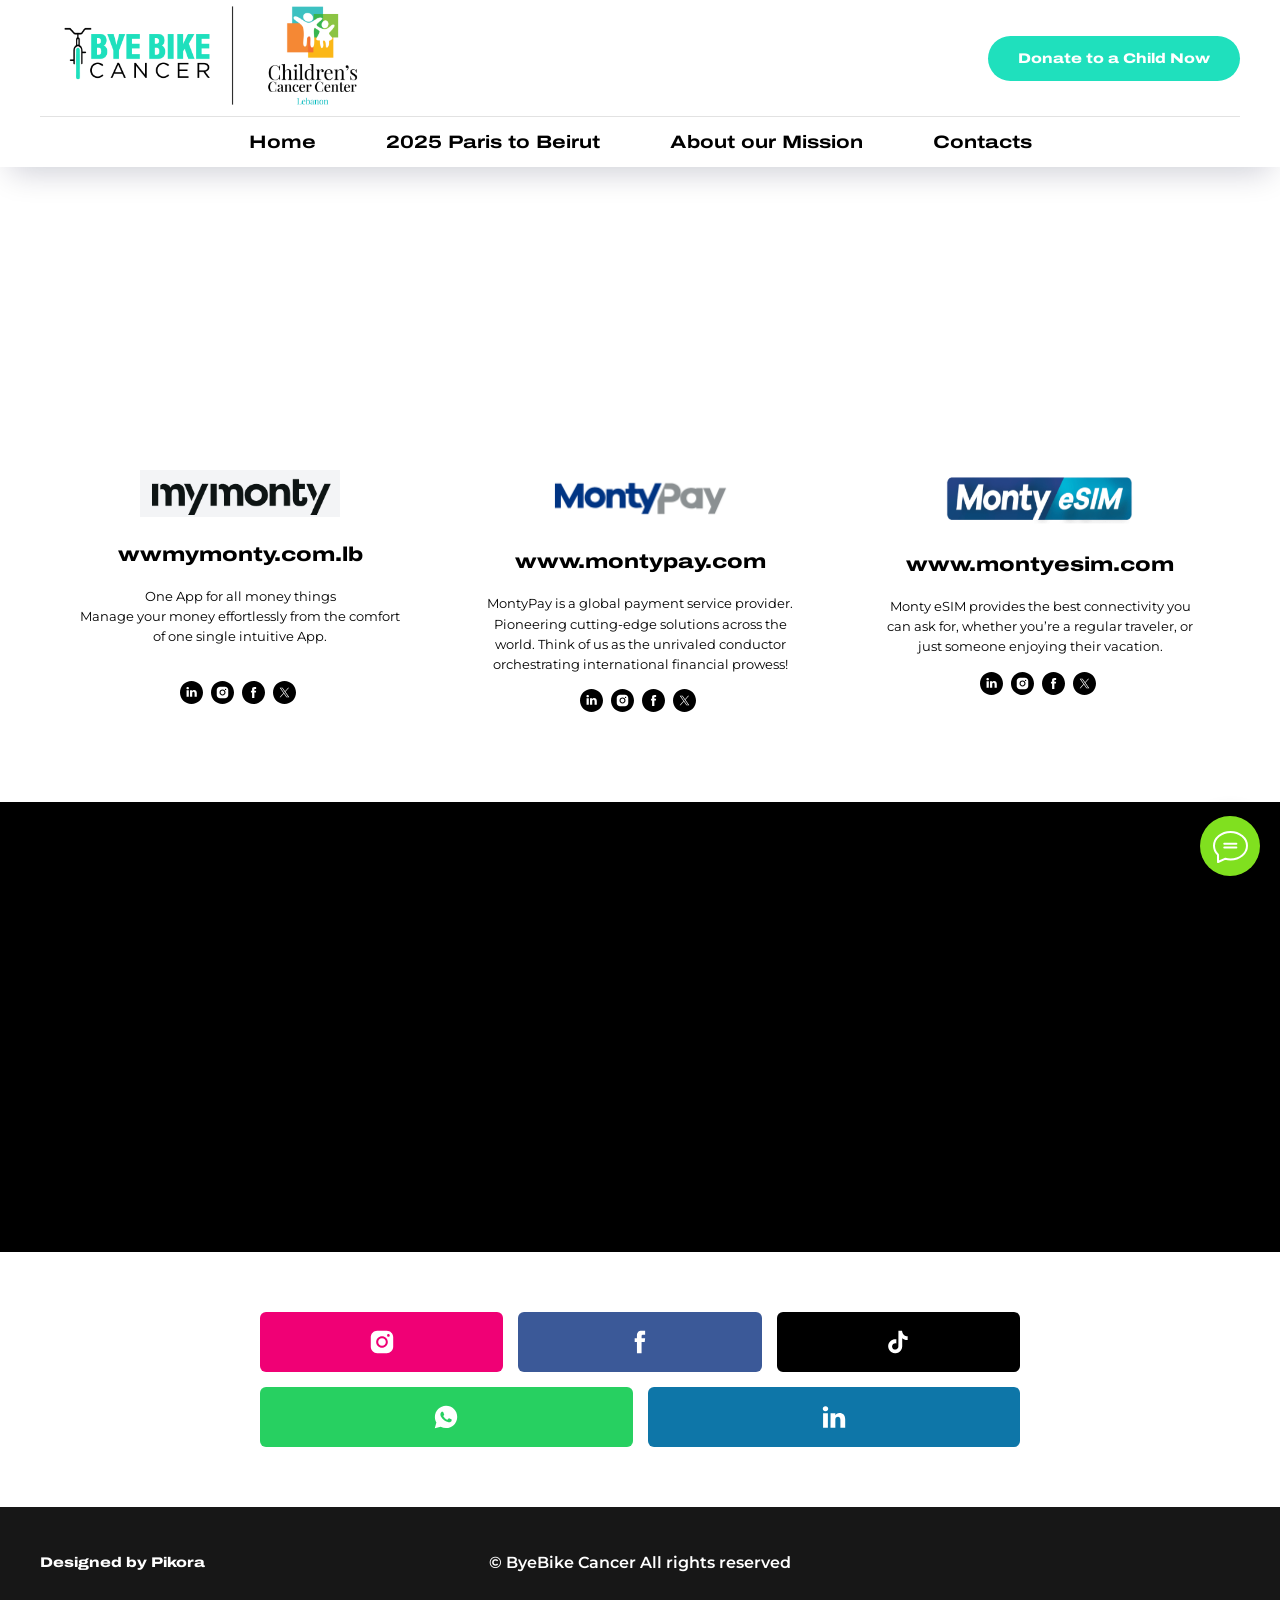
<file: sponsorsprofiles/index.html>
<!DOCTYPE html> <html lang="en"> <head> <meta charset="utf-8" /> <meta http-equiv="Content-Type" content="text/html; charset=utf-8" /> <meta name="viewport" content="width=device-width, initial-scale=1.0" /> <!--metatextblock--> <title>ByeBike Cancer | Sponsors Profiles</title> <meta property="og:url" content="https://byebikecancer.com/sponsorsprofiles/" /> <meta property="og:title" content="ByeBike Cancer | Sponsors Profiles" /> <meta property="og:description" content="" /> <meta property="og:type" content="website" /> <link rel="canonical" href="https://byebikecancer.com/sponsorsprofiles/"> <!--/metatextblock--> <meta name="format-detection" content="telephone=no" /> <meta http-equiv="x-dns-prefetch-control" content="on"> <link rel="dns-prefetch" href="https://ws.tildacdn.com">  <link rel="dns-prefetch" href="https://fonts.tildacdn.com"> <link rel="shortcut icon" href="../images/tild3261-3633-4365-a162-386236326361__byebike-fav.jpg" type="image/x-icon" /> <!-- Assets --> <script src="https://neo.tildacdn.com/js/tilda-fallback-1.0.min.js" async charset="utf-8"></script> <link rel="stylesheet" href="../css/tilda-grid-3.0.min.css" type="text/css" media="all" onerror="this.loaderr='y';"/> <link rel="stylesheet" href="../css/tilda-blocks-page73000875.min.css?t=1769771667" type="text/css" media="all" onerror="this.loaderr='y';" /> <link rel="preconnect" href="https://fonts.gstatic.com"> <link href="https://fonts.googleapis.com/css2?family=Montserrat:wght@100..900&subset=latin,cyrillic" rel="stylesheet"> <link rel="stylesheet" href="../css/tilda-animation-2.0.min.css" type="text/css" media="all" onerror="this.loaderr='y';" /> <link rel="preload" href="../fonts/archivo-expanded-800.woff2" as="font" type="font/woff2" crossorigin> <link rel="stylesheet" href="../css/fonts.css" type="text/css" media="all" /> <script type="text/javascript">TildaFonts=["90001","90002"];window.tildafontsswap="y";</script> <script type="text/javascript" src="../js/tilda-fonts.min.js" charset="utf-8" onerror="this.loaderr='y';"></script> <script nomodule src="../js/tilda-polyfill-1.0.min.js" charset="utf-8"></script> <script type="text/javascript">function t_onReady(func) {if(document.readyState!='loading') {func();} else {document.addEventListener('DOMContentLoaded',func);}}
function t_onFuncLoad(funcName,okFunc,time) {if(typeof window[funcName]==='function') {okFunc();} else {setTimeout(function() {t_onFuncLoad(funcName,okFunc,time);},(time||100));}}function t_throttle(fn,threshhold,scope) {return function() {fn.apply(scope||this,arguments);};}</script> <script src="../js/tilda-scripts-3.0.min.js" charset="utf-8" defer onerror="this.loaderr='y';"></script> <script src="../js/tilda-blocks-page73000875.min.js?t=1769771667" charset="utf-8" async onerror="this.loaderr='y';"></script> <script src="../js/lazyload-1.3.min.export.js" charset="utf-8" async onerror="this.loaderr='y';"></script> <script src="../js/tilda-animation-2.0.min.js" charset="utf-8" async onerror="this.loaderr='y';"></script> <script src="../js/tilda-menu-1.0.min.js" charset="utf-8" async onerror="this.loaderr='y';"></script> <script src="../js/tilda-skiplink-1.0.min.js" charset="utf-8" async onerror="this.loaderr='y';"></script> <script src="../js/tilda-events-1.0.min.js" charset="utf-8" async onerror="this.loaderr='y';"></script> <!-- nominify begin --><!-- Google Tag Manager --> <script>(function(w,d,s,l,i){w[l]=w[l]||[];w[l].push({'gtm.start':
new Date().getTime(),event:'gtm.js'});var f=d.getElementsByTagName(s)[0],
j=d.createElement(s),dl=l!='dataLayer'?'&l='+l:'';j.async=true;j.src=
'https://www.googletagmanager.com/gtm.js?id='+i+dl;f.parentNode.insertBefore(j,f);
})(window,document,'script','dataLayer','GTM-M7MP94B8');</script> <!-- End Google Tag Manager --><!-- nominify end --><script type="text/javascript">window.dataLayer=window.dataLayer||[];</script> <script type="text/javascript">(function() {if((/bot|google|yandex|baidu|bing|msn|duckduckbot|teoma|slurp|crawler|spider|robot|crawling|facebook/i.test(navigator.userAgent))===false&&typeof(sessionStorage)!='undefined'&&sessionStorage.getItem('visited')!=='y'&&document.visibilityState){var style=document.createElement('style');style.type='text/css';style.innerHTML='@media screen and (min-width: 980px) {.t-records {opacity: 0;}.t-records_animated {-webkit-transition: opacity ease-in-out .2s;-moz-transition: opacity ease-in-out .2s;-o-transition: opacity ease-in-out .2s;transition: opacity ease-in-out .2s;}.t-records.t-records_visible {opacity: 1;}}';document.getElementsByTagName('head')[0].appendChild(style);function t_setvisRecs(){var alr=document.querySelectorAll('.t-records');Array.prototype.forEach.call(alr,function(el) {el.classList.add("t-records_animated");});setTimeout(function() {Array.prototype.forEach.call(alr,function(el) {el.classList.add("t-records_visible");});sessionStorage.setItem("visited","y");},400);}
document.addEventListener('DOMContentLoaded',t_setvisRecs);}})();</script></head> <body class="t-body" style="margin:0;"> <!--allrecords--> <div id="allrecords" data-tilda-export="yes" class="t-records" data-hook="blocks-collection-content-node" data-tilda-project-id="13927579" data-tilda-page-id="73000875" data-tilda-page-alias="sponsorsprofiles" data-tilda-formskey="f36ff591d635877b6b72a7b013927579" data-tilda-cookie="no" data-tilda-lazy="yes" data-tilda-root-zone="one" data-tilda-project-headcode="yes" data-tilda-project-country="LB"> <!--header--> <header id="t-header" class="t-records" data-hook="blocks-collection-content-node" data-tilda-project-id="13927579" data-tilda-page-id="72456773" data-tilda-page-alias="menu" data-tilda-formskey="f36ff591d635877b6b72a7b013927579" data-tilda-cookie="no" data-tilda-lazy="yes" data-tilda-root-zone="one" data-tilda-project-headcode="yes" data-tilda-project-country="LB"> <div id="rec1166727266" class="r t-rec" style=" " data-animationappear="off" data-record-type="967"> <!-- T967 --> <div id="nav1166727266marker"></div> <div class="tmenu-mobile"> <div class="tmenu-mobile__container"> <div class="tmenu-mobile__text t-name t-name_md" field="menu_mob_title">&nbsp;</div> <button type="button"
class="t-menuburger t-menuburger_first "
aria-label="Navigation menu"
aria-expanded="false"> <span style="background-color:#000;"></span> <span style="background-color:#000;"></span> <span style="background-color:#000;"></span> <span style="background-color:#000;"></span> </button> <script>function t_menuburger_init(recid) {var rec=document.querySelector('#rec' + recid);if(!rec) return;var burger=rec.querySelector('.t-menuburger');if(!burger) return;var isSecondStyle=burger.classList.contains('t-menuburger_second');if(isSecondStyle&&!window.isMobile&&!('ontouchend' in document)) {burger.addEventListener('mouseenter',function() {if(burger.classList.contains('t-menuburger-opened')) return;burger.classList.remove('t-menuburger-unhovered');burger.classList.add('t-menuburger-hovered');});burger.addEventListener('mouseleave',function() {if(burger.classList.contains('t-menuburger-opened')) return;burger.classList.remove('t-menuburger-hovered');burger.classList.add('t-menuburger-unhovered');setTimeout(function() {burger.classList.remove('t-menuburger-unhovered');},300);});}
burger.addEventListener('click',function() {if(!burger.closest('.tmenu-mobile')&&!burger.closest('.t450__burger_container')&&!burger.closest('.t466__container')&&!burger.closest('.t204__burger')&&!burger.closest('.t199__js__menu-toggler')) {burger.classList.toggle('t-menuburger-opened');burger.classList.remove('t-menuburger-unhovered');}});var menu=rec.querySelector('[data-menu="yes"]');if(!menu) return;var menuLinks=menu.querySelectorAll('.t-menu__link-item');var submenuClassList=['t978__menu-link_hook','t978__tm-link','t966__tm-link','t794__tm-link','t-menusub__target-link'];Array.prototype.forEach.call(menuLinks,function(link) {link.addEventListener('click',function() {var isSubmenuHook=submenuClassList.some(function(submenuClass) {return link.classList.contains(submenuClass);});if(isSubmenuHook) return;burger.classList.remove('t-menuburger-opened');});});menu.addEventListener('clickedAnchorInTooltipMenu',function() {burger.classList.remove('t-menuburger-opened');});}
t_onReady(function() {t_onFuncLoad('t_menuburger_init',function(){t_menuburger_init('1166727266');});});</script> <style>.t-menuburger{position:relative;flex-shrink:0;width:28px;height:20px;padding:0;border:none;background-color:transparent;outline:none;-webkit-transform:rotate(0deg);transform:rotate(0deg);transition:transform .5s ease-in-out;cursor:pointer;z-index:999;}.t-menuburger span{display:block;position:absolute;width:100%;opacity:1;left:0;-webkit-transform:rotate(0deg);transform:rotate(0deg);transition:.25s ease-in-out;height:3px;background-color:#000;}.t-menuburger span:nth-child(1){top:0px;}.t-menuburger span:nth-child(2),.t-menuburger span:nth-child(3){top:8px;}.t-menuburger span:nth-child(4){top:16px;}.t-menuburger__big{width:42px;height:32px;}.t-menuburger__big span{height:5px;}.t-menuburger__big span:nth-child(2),.t-menuburger__big span:nth-child(3){top:13px;}.t-menuburger__big span:nth-child(4){top:26px;}.t-menuburger__small{width:22px;height:14px;}.t-menuburger__small span{height:2px;}.t-menuburger__small span:nth-child(2),.t-menuburger__small span:nth-child(3){top:6px;}.t-menuburger__small span:nth-child(4){top:12px;}.t-menuburger-opened span:nth-child(1){top:8px;width:0%;left:50%;}.t-menuburger-opened span:nth-child(2){-webkit-transform:rotate(45deg);transform:rotate(45deg);}.t-menuburger-opened span:nth-child(3){-webkit-transform:rotate(-45deg);transform:rotate(-45deg);}.t-menuburger-opened span:nth-child(4){top:8px;width:0%;left:50%;}.t-menuburger-opened.t-menuburger__big span:nth-child(1){top:6px;}.t-menuburger-opened.t-menuburger__big span:nth-child(4){top:18px;}.t-menuburger-opened.t-menuburger__small span:nth-child(1),.t-menuburger-opened.t-menuburger__small span:nth-child(4){top:6px;}@media (hover),(min-width:0\0){.t-menuburger_first:hover span:nth-child(1){transform:translateY(1px);}.t-menuburger_first:hover span:nth-child(4){transform:translateY(-1px);}.t-menuburger_first.t-menuburger__big:hover span:nth-child(1){transform:translateY(3px);}.t-menuburger_first.t-menuburger__big:hover span:nth-child(4){transform:translateY(-3px);}}.t-menuburger_second span:nth-child(2),.t-menuburger_second span:nth-child(3){width:80%;left:20%;right:0;}@media (hover),(min-width:0\0){.t-menuburger_second.t-menuburger-hovered span:nth-child(2),.t-menuburger_second.t-menuburger-hovered span:nth-child(3){animation:t-menuburger-anim 0.3s ease-out normal forwards;}.t-menuburger_second.t-menuburger-unhovered span:nth-child(2),.t-menuburger_second.t-menuburger-unhovered span:nth-child(3){animation:t-menuburger-anim2 0.3s ease-out normal forwards;}}.t-menuburger_second.t-menuburger-opened span:nth-child(2),.t-menuburger_second.t-menuburger-opened span:nth-child(3){left:0;right:0;width:100%!important;}.t-menuburger_third span:nth-child(4){width:70%;left:unset;right:0;}@media (hover),(min-width:0\0){.t-menuburger_third:not(.t-menuburger-opened):hover span:nth-child(4){width:100%;}}.t-menuburger_third.t-menuburger-opened span:nth-child(4){width:0!important;right:50%;}.t-menuburger_fourth{height:12px;}.t-menuburger_fourth.t-menuburger__small{height:8px;}.t-menuburger_fourth.t-menuburger__big{height:18px;}.t-menuburger_fourth span:nth-child(2),.t-menuburger_fourth span:nth-child(3){top:4px;opacity:0;}.t-menuburger_fourth span:nth-child(4){top:8px;}.t-menuburger_fourth.t-menuburger__small span:nth-child(2),.t-menuburger_fourth.t-menuburger__small span:nth-child(3){top:3px;}.t-menuburger_fourth.t-menuburger__small span:nth-child(4){top:6px;}.t-menuburger_fourth.t-menuburger__small span:nth-child(2),.t-menuburger_fourth.t-menuburger__small span:nth-child(3){top:3px;}.t-menuburger_fourth.t-menuburger__small span:nth-child(4){top:6px;}.t-menuburger_fourth.t-menuburger__big span:nth-child(2),.t-menuburger_fourth.t-menuburger__big span:nth-child(3){top:6px;}.t-menuburger_fourth.t-menuburger__big span:nth-child(4){top:12px;}@media (hover),(min-width:0\0){.t-menuburger_fourth:not(.t-menuburger-opened):hover span:nth-child(1){transform:translateY(1px);}.t-menuburger_fourth:not(.t-menuburger-opened):hover span:nth-child(4){transform:translateY(-1px);}.t-menuburger_fourth.t-menuburger__big:not(.t-menuburger-opened):hover span:nth-child(1){transform:translateY(3px);}.t-menuburger_fourth.t-menuburger__big:not(.t-menuburger-opened):hover span:nth-child(4){transform:translateY(-3px);}}.t-menuburger_fourth.t-menuburger-opened span:nth-child(1),.t-menuburger_fourth.t-menuburger-opened span:nth-child(4){top:4px;}.t-menuburger_fourth.t-menuburger-opened span:nth-child(2),.t-menuburger_fourth.t-menuburger-opened span:nth-child(3){opacity:1;}@keyframes t-menuburger-anim{0%{width:80%;left:20%;right:0;}50%{width:100%;left:0;right:0;}100%{width:80%;left:0;right:20%;}}@keyframes t-menuburger-anim2{0%{width:80%;left:0;}50%{width:100%;right:0;left:0;}100%{width:80%;left:20%;right:0;}}</style> </div> </div> <style>.tmenu-mobile{background-color:#111;display:none;width:100%;top:0;z-index:990;}.tmenu-mobile_positionfixed{position:fixed;}.tmenu-mobile__text{color:#fff;}.tmenu-mobile__container{min-height:64px;padding:20px;position:relative;box-sizing:border-box;display:-webkit-flex;display:-ms-flexbox;display:flex;-webkit-align-items:center;-ms-flex-align:center;align-items:center;-webkit-justify-content:space-between;-ms-flex-pack:justify;justify-content:space-between;}.tmenu-mobile__list{display:block;}.tmenu-mobile__burgerlogo{display:inline-block;font-size:24px;font-weight:400;white-space:nowrap;vertical-align:middle;}.tmenu-mobile__imglogo{height:auto;display:block;max-width:300px!important;box-sizing:border-box;padding:0;margin:0 auto;}@media screen and (max-width:980px){.tmenu-mobile__menucontent_hidden{display:none;height:100%;}.tmenu-mobile{display:block;}}@media screen and (max-width:980px){#rec1166727266 .t-menuburger{-webkit-order:1;-ms-flex-order:1;order:1;}}</style> <div id="nav1166727266" class="t967 t967__positionabsolute tmenu-mobile__menucontent_hidden" style="background-color: rgba(255,255,255,1); " data-bgcolor-hex="#ffffff" data-bgcolor-rgba="rgba(255,255,255,1)" data-navmarker="nav1166727266marker" data-appearoffset="" data-bgopacity-two="100" data-menushadow="" data-menushadow-css="0px 15px 30px -10px rgba(0,11,48,0.2)" data-bgopacity="1" data-bgcolor-rgba-afterscroll="rgba(255,255,255,1)" data-menu-items-align="center" data-menu="yes"> <div class="t967__maincontainer "> <div class="t967__top" style="height:13vh;"> <div class="t967__logo"> <div style="display: block;"> <a href="../"> <img class="t967__imglogo t967__imglogomobile"
src="../images/tild3062-6537-4130-b038-353565386162__00-logos.png"
imgfield="img"
style="max-width: 350px; width: 350px;"
alt=""> </a> </div> </div> <nav class="t967__listwrapper t967__mobilelist"> <ul role="list" class="t967__list"> <li class="t967__list-item"
style="padding:0 35px 0 0;"> <a class="t-menu__link-item"
href="../" data-menu-submenu-hook="" data-menu-item-number="1">
Home
</a> </li> <li class="t967__list-item"
style="padding:0 35px;"> <a class="t-menu__link-item"
href="../ride2025/" data-menu-submenu-hook="" data-menu-item-number="2">
2025 Paris to Beirut
</a> </li> <li class="t967__list-item"
style="padding:0 35px;"> <a class="t-menu__link-item"
href="../mission/" data-menu-submenu-hook="" data-menu-item-number="3">
About our Mission
</a> </li> <li class="t967__list-item"
style="padding:0 0 0 35px;"> <a class="t-menu__link-item"
href="../contact/" data-menu-submenu-hook="" data-menu-item-number="4">
Contacts
</a> </li> </ul> </nav> <div class="t967__additionalwrapper"> <a
class="t-btn t-btnflex t-btnflex_type_button t-btnflex_sm t967__button"
href="https://fundahope.com/en/campaigns/byebike-cancer"
target="_blank"><span class="t-btnflex__text">Donate to a Child Now</span> <style>#rec1166727266 .t-btnflex.t-btnflex_type_button {color:#ffffff;background-color:#1fe0bd;--border-width:0px;border-style:none !important;border-radius:100px;box-shadow:none !important;transition-duration:0.2s;transition-property:background-color,color,border-color,box-shadow,opacity,transform,gap;transition-timing-function:ease-in-out;}</style></a> </div> </div> <div class="t967__bottom" style="height:50px;"> <div class="t967__middlelinewrapper"> <div class="t967__linewrapper"> <div
class="t-divider t967__horizontalline" data-divider-fieldset="color,bordersize,opacity"
style=" "></div> </div> </div> <div class="t967__bottomwrapper" style="height:50px;"> <nav class="t967__listwrapper t967__desktoplist"> <ul role="list" class="t967__list t-menu__list t967__menualign_center" style=""> <li class="t967__list-item"
style="padding:0 35px 0 0;"> <a class="t-menu__link-item"
href="../" data-menu-submenu-hook="" data-menu-item-number="1">
Home
</a> </li> <li class="t967__list-item"
style="padding:0 35px;"> <a class="t-menu__link-item"
href="../ride2025/" data-menu-submenu-hook="" data-menu-item-number="2">
2025 Paris to Beirut
</a> </li> <li class="t967__list-item"
style="padding:0 35px;"> <a class="t-menu__link-item"
href="../mission/" data-menu-submenu-hook="" data-menu-item-number="3">
About our Mission
</a> </li> <li class="t967__list-item"
style="padding:0 0 0 35px;"> <a class="t-menu__link-item"
href="../contact/" data-menu-submenu-hook="" data-menu-item-number="4">
Contacts
</a> </li> </ul> </nav> </div> </div> </div> </div> <style>@media screen and (max-width:980px){#rec1166727266 .t967__leftcontainer{padding:20px;}}@media screen and (max-width:980px){#rec1166727266 .t967__imglogo{padding:20px 0;}}</style> <style>@media screen and (max-width:980px){#rec1166727266 .tmenu-mobile{background-color:#ffffff;}}</style> <script>t_onReady(function() {t_onFuncLoad('t_menu__highlightActiveLinks',function() {t_menu__highlightActiveLinks('.t967 .t-menu__link-item');});});t_onFuncLoad('t_menu__setBGcolor',function() {window.addEventListener('resize',t_throttle(function() {t_menu__setBGcolor('1166727266','.t967');}));});t_onReady(function() {t_onFuncLoad('t_menu__setBGcolor',function() {t_menu__setBGcolor('1166727266','.t967');});t_onFuncLoad('t_menu__interactFromKeyboard',function() {t_menu__interactFromKeyboard('1166727266');});});</script> <script>t_onReady(function() {var rec=document.querySelector('#rec1166727266');if(!rec) return;var wrapperBlock=rec.querySelector('.t967');if(!wrapperBlock) return;t_onFuncLoad('t_menu__createMobileMenu',function() {t_menu__createMobileMenu('1166727266','.t967');});});</script> <style>#rec1166727266 .t-menu__link-item{-webkit-transition:color 0.3s ease-in-out,opacity 0.3s ease-in-out;transition:color 0.3s ease-in-out,opacity 0.3s ease-in-out;}#rec1166727266 .t-menu__link-item.t-active:not(.t978__menu-link){color:#1fe0bd !important;}#rec1166727266 .t-menu__link-item:not(.t-active):not(.tooltipstered):hover{color:#1fe0bd !important;}#rec1166727266 .t-menu__link-item:not(.t-active):not(.tooltipstered):focus-visible{color:#1fe0bd !important;}@supports (overflow:-webkit-marquee) and (justify-content:inherit){#rec1166727266 .t-menu__link-item,#rec1166727266 .t-menu__link-item.t-active{opacity:1 !important;}}</style> <style> #rec1166727266 .t967__additional-descr{font-family:'Montserrat';}</style> <style>#rec1166727266 .t967 {box-shadow:0px 15px 30px -10px rgba(0,11,48,0.2);}</style> </div> <div id="rec1183327201" class="r t-rec" style=" " data-animationappear="off" data-record-type="825"> <!-- t825 --> <div class="t825"> <div class="t825__btn"
style="bottom:20px;right:20px;left:initial;"> <button type="button" class="t825__btn_wrapper t825__btn_animate" style="background:#80e01f;"> <div class="t825__animated-circle" style="border-color:#80e01f;"></div> <svg role="presentation" class="t825__icon" width="35" height="32" viewBox="0 0 35 32" fill="none" xmlns="http://www.w3.org/2000/svg"> <path stroke="#ffffff" stroke-width="2" stroke-miterlimit="10" stroke-linecap="round" stroke-linejoin="round" fill="none" d="M11.2667 12.6981H23.3667M11.2667 16.4717H23.3667M4.8104 23.5777C2.4311 21.1909 1 18.1215 1 14.7736C1 7.16679 8.38723 1 17.5 1C26.6128 1 34 7.16679 34 14.7736C34 22.3804 26.6128 28.5472 17.5 28.5472C15.6278 28.5472 13.8286 28.2868 12.1511 27.8072L12 27.7925L5.03333 31V23.8219L4.8104 23.5777Z" /> </svg> <svg role="presentation" class="t825__icon-close" width="16px" height="16px" viewBox="0 0 23 23" version="1.1" xmlns="http://www.w3.org/2000/svg" xmlns:xlink="http://www.w3.org/1999/xlink"> <g stroke="none" stroke-width="1" fill="#000" fill-rule="evenodd"> <rect transform="translate(11.313708, 11.313708) rotate(-45.000000) translate(-11.313708, -11.313708)" x="10.3137085" y="-3.6862915" width="2" height="30"></rect> <rect transform="translate(11.313708, 11.313708) rotate(-315.000000) translate(-11.313708, -11.313708)" x="10.3137085" y="-3.6862915" width="2" height="30"></rect> </g> </svg> </button> </div> <div class="t825__popup" data-track-popup="/tilda/popup/rec1183327201/opened"> <div class="t825__popup-container" style="bottom:95px;right:20px;left:initial;"> <div class="t825__mobile-top-panel"> <div class="t825__mobile-top-panel_wrapper"> <button type="button" class="t825__mobile-close"> <svg role="presentation" class="t825__mobile-icon-close" width="16" height="16" viewBox="0 0 23 23" xmlns="http://www.w3.org/2000/svg"> <g fill="#fff" fill-rule="evenodd"> <path d="M0 1.414 1.415 0l21.213 21.213-1.414 1.414z"/> <path d="m21.213 0 1.414 1.415L1.414 22.628 0 21.214z"/> </g> </svg> </button> </div> </div> <div class="t825__wrapper" style=""> <div class="t825__text-wrapper"> <div class="t825__title t-name t-name_xl">Contact us</div> </div> <div class="t825__messenger-wrapper"> <!-- new soclinks --> <div class="t825__messenger-block t825__messenger-block_single "><a href="https://wa.me/9613461106?text=WhatsApp" class="t825__messenger t825__whatsapp t-name t-name_lg" target="_blank" rel="nofollow noopener"><svg role="presentation" width="62" height="62" xmlns="http://www.w3.org/2000/svg"><g fill="#27D061" fill-rule="nonzero"><path d="M32.367 14.888c-8.275 0-15.004 6.726-15.007 14.993a14.956 14.956 0 0 0 2.294 7.98l.356.567-1.515 5.533 5.677-1.488.548.325a14.979 14.979 0 0 0 7.634 2.09h.006c8.268 0 14.997-6.727 15-14.995a14.9 14.9 0 0 0-4.389-10.608 14.898 14.898 0 0 0-10.604-4.397zm8.417 21.34c-.369 1.052-2.138 2.013-2.989 2.142-.763.116-1.728.164-2.789-.179a25.28 25.28 0 0 1-2.524-.949c-4.444-1.95-7.345-6.502-7.566-6.802-.222-.301-1.809-2.443-1.809-4.661 0-2.218 1.144-3.307 1.55-3.759.406-.451.886-.564 1.181-.564.295 0 .591.003.849.016.272.014.637-.105.996.773.37.903 1.255 3.12 1.366 3.346.11.225.185.488.037.79-.148.3-.222.488-.443.75-.222.264-.465.588-.664.79-.222.224-.453.469-.194.92.258.45 1.147 1.926 2.463 3.12 1.692 1.535 3.119 2.011 3.562 2.237.443.226.701.188.96-.113.258-.3 1.106-1.316 1.401-1.766.295-.45.59-.376.997-.226.406.15 2.583 1.24 3.026 1.466.443.226.738.338.849.526.11.188.11 1.09-.259 2.143z" /><path d="M31 0C13.88 0 0 13.88 0 31c0 17.12 13.88 31 31 31 17.12 0 31-13.88 31-31C62 13.88 48.12 0 31 0zm1.283 47.573h-.007c-3 0-5.948-.75-8.566-2.171l-9.502 2.48 2.543-9.243a17.735 17.735 0 0 1-2.392-8.918c.003-9.836 8.044-17.838 17.924-17.838 4.795.002 9.296 1.86 12.68 5.232 3.384 3.371 5.247 7.853 5.245 12.62-.004 9.836-8.046 17.838-17.925 17.838z" /></g></svg></a><div class="t825__messenger-descr t-descr t-descr_xs">WhatsApp</div></div> <!-- /new soclinks --> </div> </div> </div> </div> </div> <style>#rec1183327201 .t825__btn-text{background:#f6f6f6;}#rec1183327201 .t825__btn-text::after{border-left-color:#f6f6f6;border-right-color:transparent;}#rec1183327201 .t825__btn-text{color:#242424;}</style> <script>t_onReady(function() {t_onFuncLoad('t825_initPopup',function() {t825_initPopup('1183327201');});});</script> </div> </header> <!--/header--> <div id="rec1187956906" class="r t-rec t-rec_pt_210 t-rec_pb_75" style="padding-top:210px;padding-bottom:75px; " data-record-type="30"> <!-- T015 --> <div class="t015"> <div class="t-container t-align_center"> <div class="t-col t-col_10 t-prefix_1"> <div class="t015__title t-title t-title_lg t-animate" data-animate-style="fadeinup" data-animate-group="yes" field="title">Our Sponsors</div> <div class="t015__descr t-descr t-descr_xl t-animate" data-animate-style="fadeinup" data-animate-group="yes" field="descr">We extend our heartfelt thanks to the sponsors who believed in our mission and made this life-changing ride possible. Your support turned a vision into reality — helping us raise awareness, inspire action, and bring hope to those fighting cancer.</div> </div> </div> </div> <style> #rec1187956906 .t015__uptitle{text-transform:uppercase;}@media screen and (min-width:900px){#rec1187956906 .t015__title{font-size:42px;}}#rec1187956906 .t015__descr{font-size:18px;font-family:'Montserrat';}</style> </div> <div id="rec1187929451" class="r t-rec t-rec_pt_0 t-rec_pb_90" style="padding-top:0px;padding-bottom:90px; " data-record-type="524"> <!-- t524 --> <div class="t524"> <ul role="list" class="t524__container t-list__container_inrow3 t-container"> <li class="t524__col t-col t-col_4 t-list__item t-align_center t524__col-mobstyle"> <div class="t524__itemwrapper t524__itemwrapper_3"> <div class="t524__imgwrapper t-margin_auto" style="width:200px;" itemscope itemtype="http://schema.org/ImageObject"> <meta itemprop="image" content="../images/tild6530-3235-4238-a130-313863636563__screenshot_2025-07-2.png"> <img class="t524__img t-img"
src="../images/tild6530-3235-4238-a130-313863636563__-__empty__screenshot_2025-07-2.png" data-original="../images/tild6530-3235-4238-a130-313863636563__screenshot_2025-07-2.png"
imgfield="li_img__9213107469010"
alt=""> </div> <div class="t524__wrappercenter"> <div class="t524__persname t-name t-name_lg t524__bottommargin_lg" field="li_persname__9213107469010">wwmymonty.com.lb</div> <div class="t524__perstext t-text t-text_xs" field="li_text__9213107469010">One App for all money things<br />Manage your money effortlessly from the comfort of one single intuitive App.<br /><br /></div> <div class="t-persons-social-links" data-social-links="https://www.linkedin.com/company/montypay, https://www.instagram.com/monty_pay, https://www.facebook.com/Monty.pay111, https://x.com/MontyPay, "> <div class="t-persons-social-links__wrapper t-persons-social-links__wrapper_round"></div> </div> </div> </div> </li> <li class="t524__col t-col t-col_4 t-list__item t-align_center t524__col-mobstyle"> <div class="t524__itemwrapper t524__itemwrapper_3"> <div class="t524__imgwrapper t-margin_auto" style="width:200px;" itemscope itemtype="http://schema.org/ImageObject"> <meta itemprop="image" content="../images/tild3835-3830-4265-b533-383337376538__screenshot_2025-07-2.png"> <img class="t524__img t-img"
src="../images/tild3835-3830-4265-b533-383337376538__-__empty__screenshot_2025-07-2.png" data-original="../images/tild3835-3830-4265-b533-383337376538__screenshot_2025-07-2.png"
imgfield="li_img__9213107469011"
alt=""> </div> <div class="t524__wrappercenter"> <div class="t524__persname t-name t-name_lg t524__bottommargin_lg" field="li_persname__9213107469011">www.montypay.com</div> <div class="t524__perstext t-text t-text_xs" field="li_text__9213107469011">MontyPay is a global payment service provider.<br />Pioneering cutting-edge solutions across the world. Think of us as the unrivaled conductor orchestrating international financial prowess!</div> <div class="t-persons-social-links" data-social-links="https://www.linkedin.com/company/montypay, https://www.instagram.com/monty_pay, https://www.facebook.com/Monty.pay111, https://x.com/MontyPay, "> <div class="t-persons-social-links__wrapper t-persons-social-links__wrapper_round"></div> </div> </div> </div> </li> <li class="t524__col t-col t-col_4 t-list__item t-align_center t524__col-mobstyle"> <div class="t524__itemwrapper t524__itemwrapper_3"> <div class="t524__imgwrapper t-margin_auto" style="width:200px;" itemscope itemtype="http://schema.org/ImageObject"> <meta itemprop="image" content="../images/tild6333-6333-4231-b734-623066643835__screenshot_2025-07-2.png"> <img class="t524__img t-img"
src="../images/tild6333-6333-4231-b734-623066643835__-__empty__screenshot_2025-07-2.png" data-original="../images/tild6333-6333-4231-b734-623066643835__screenshot_2025-07-2.png"
imgfield="li_img__9213107469012"
alt=""> </div> <div class="t524__wrappercenter"> <div class="t524__persname t-name t-name_lg t524__bottommargin_lg" field="li_persname__9213107469012">www.montyesim.com</div> <div class="t524__perstext t-text t-text_xs" field="li_text__9213107469012">Monty eSIM provides the best connectivity you can ask for, whether you’re a regular traveler, or just someone enjoying their vacation. </div> <div class="t-persons-social-links" data-social-links="https://www.linkedin.com/company/montypay, https://www.instagram.com/monty_pay, https://www.facebook.com/Monty.pay111, https://x.com/MontyPay, "> <div class="t-persons-social-links__wrapper t-persons-social-links__wrapper_round"></div> </div> </div> </div> </li> </ul> </div> <style>.t-persons-social-links{line-height:0px;}.t-persons-social-links__wrapper{display:-webkit-box;display:-ms-flexbox;display:flex;-webkit-box-align:center;-ms-flex-align:center;align-items:center;-ms-flex-wrap:wrap;flex-wrap:wrap;width:auto;}.t-persons-social-links{margin-top:15px;}.t-persons-social-links__item{padding:0px 4px;}.t-persons-social-links__item svg{width:20px;height:20px;}.t-persons-social-links__wrapper_round .t-persons-social-links__item svg{width:23px;height:23px;}.t-persons-social-links__item:first-child{padding-left:0px;}@media screen and (max-width:960px){.t-persons-social-links__item{margin-bottom:3px;}}@media screen and (max-width:640px){.t-persons-social-links{margin-top:13px;}.t-persons-social-links__item{padding:0px 3px;}.t-persons-social-links__item svg{width:17px;height:17px;}.t-persons-social-links__wrapper_round .t-persons-social-links__item svg{width:20px;height:20px;}}</style> <script>function t_social_init(recid,groupName) {var rec=document.getElementById('rec' + recid);if(!rec) return;var socialLinks=rec.querySelectorAll('.' + groupName + '-social-links');Array.prototype.forEach.call(socialLinks,function(link) {var socialAttr=link.getAttribute('data-social-links');var socialWrapper=link.querySelector('.' + groupName + '-social-links__wrapper');link.removeAttribute('data-social-links');if(socialAttr) {var dataLinks=socialAttr.split(',');if(dataLinks.length>7) {dataLinks=dataLinks.slice(0,7);}
Array.prototype.forEach.call(dataLinks,function(item) {t_social_add_item(item.trim(),socialWrapper,groupName);});}});}
function t_social_add_item(item,socialWrapper,groupName) {var fill=socialWrapper.getAttribute('data-social-color')||'#000000';var isRoundIcon=socialWrapper.classList.contains(groupName + '-social-links__wrapper_round');if(item.indexOf('tel:')!==-1) {var phone='<div class="' + groupName + '-social-links__item">';phone+='<a href="' + item + '" target="_blank">';if(isRoundIcon) {phone+='<svg role="presentation" class="' + groupName + '-social-links__svg" width="30" height="30" viewBox="0 0 100 100" fill="none" xmlns="http://www.w3.org/2000/svg"><path fill-rule="evenodd" clip-rule="evenodd" d="M50 100C77.6142 100 100 77.6142 100 50C100 22.3858 77.6142 0 50 0C22.3858 0 0 22.3858 0 50C0 77.6142 22.3858 100 50 100ZM32.3668 30.3616C33.8958 28.835 34.6798 28.1875 35.1534 28.0601C35.715 27.909 36.2052 28.0405 36.7168 28.4797C37.1497 28.8512 38.2438 29.9713 38.9927 30.8096C41.1931 33.2729 43.8747 36.6359 44.2503 37.4031C44.3639 37.6353 44.375 37.701 44.3558 38.0323C44.3204 38.643 44.196 38.8343 43.3793 39.5344C42.0767 40.6509 40.0803 42.739 39.3824 43.7149C38.9257 44.3535 38.9126 44.7536 39.3248 45.483C39.675 46.1027 41.378 48.345 42.5783 49.7667C44.5875 52.1467 46.9159 54.3696 49.1773 56.0669C50.8579 57.3283 53.2214 58.7821 54.8035 59.5275C55.9343 60.0603 56.2878 60.0303 57.0122 59.3401C57.7069 58.6782 58.5246 57.6102 59.8946 55.5759C60.3408 54.9132 60.7739 54.3136 60.857 54.2434C61.1104 54.0293 61.3967 53.9282 61.8141 53.9055C62.0813 53.891 62.2608 53.9062 62.4057 53.9555C62.6843 54.0504 63.4107 54.5045 66.36 56.4276C67.7285 57.32 69.2454 58.3032 69.7309 58.6125C72.4818 60.3651 72.7871 60.6005 72.9291 61.0781C73.1185 61.7157 72.9605 62.1254 72.063 63.3233C70.9487 64.8107 69.0734 66.8197 67.674 68.0252C66.5388 69.0032 65.0797 69.9865 63.6409 70.743L63.0188 71.0701L62.389 71.0696C60.5532 71.0685 58.822 70.7024 56.1724 69.7552C49.967 67.5366 44.465 64.2895 39.647 60.0025C38.7431 59.1981 36.6429 57.0816 35.8606 56.1866C33.2537 53.2039 31.2905 50.2948 29.5948 46.9021C28.373 44.4575 27.2502 41.6203 27.0609 40.4995C26.7835 38.8572 27.4592 36.7086 28.9757 34.4108C29.8832 33.0359 30.8773 31.8488 32.3668 30.3616V30.3616Z" fill="' + fill + '"/></svg>';} else {phone+='<svg role="presentation" class="' + groupName + '-social-links__svg" width="30" height="30" viewBox="0 0 100 100" fill="none" xmlns="http://www.w3.org/2000/svg"><path d="M79.6737 54.027C78.7931 54.027 77.8726 53.7468 76.992 53.5467C75.2103 53.1483 73.4583 52.6267 71.7488 51.9858C69.892 51.3103 67.851 51.3453 66.0185 52.0842C64.186 52.8231 62.6916 54.2137 61.8227 55.9882L60.9422 57.8293C57.0551 55.6248 53.4641 52.9349 50.2556 49.8244C47.1451 46.616 44.4552 43.025 42.2507 39.1379L44.0918 38.2974C45.8664 37.4285 47.2569 35.934 47.9958 34.1016C48.7347 32.2691 48.7698 30.2281 48.0943 28.3713C47.4587 26.6463 46.9372 24.8814 46.5333 23.088C46.3332 22.2075 46.1731 21.2869 46.053 20.4064C45.567 17.5871 44.0903 15.0341 41.889 13.2069C39.6876 11.3798 36.9062 10.3987 34.0457 10.4403H21.9983C20.3062 10.4381 18.6328 10.7935 17.0877 11.4832C15.5427 12.173 14.1608 13.1815 13.0328 14.4427C11.8814 15.7381 11.024 17.2675 10.5197 18.9256C10.0153 20.5838 9.87588 22.3315 10.111 24.0486C12.2867 40.7074 19.8978 56.183 31.7643 68.0756C43.657 79.9421 59.1325 87.5532 75.7913 89.7289C76.3109 89.7686 76.8327 89.7686 77.3522 89.7289C80.3037 89.7332 83.1534 88.6504 85.3572 86.6871C86.6183 85.559 87.6269 84.1772 88.3166 82.6321C89.0064 81.087 89.3618 79.4136 89.3596 77.7216V65.7142C89.338 62.9486 88.3624 60.2753 86.5977 58.1459C84.8329 56.0165 82.3871 54.5616 79.6737 54.027ZM81.6349 78.0417C81.6336 78.6003 81.5154 79.1523 81.2879 79.6624C81.0604 80.1725 80.7287 80.6294 80.3141 81.0036C79.8754 81.4032 79.3534 81.7003 78.7857 81.8734C78.2181 82.0465 77.6191 82.0911 77.032 82.0042C62.096 80.0535 48.2154 73.2468 37.5278 62.6323C26.8311 51.9356 19.9652 38.0067 17.9958 23.008C17.9089 22.421 17.9535 21.8219 18.1266 21.2543C18.2997 20.6867 18.5968 20.1646 18.9964 19.726C19.3752 19.3063 19.8385 18.9716 20.3559 18.744C20.8733 18.5163 21.433 18.4009 21.9983 18.4052H34.0057C34.9309 18.3825 35.8353 18.6813 36.5651 19.2505C37.2948 19.8197 37.8048 20.6242 38.0081 21.5271C38.0081 22.6077 38.3683 23.7284 38.6085 24.8091C39.0711 26.9058 39.6864 28.9659 40.4496 30.9729L34.8462 33.6145C33.883 34.0566 33.1346 34.8627 32.7649 35.8559C32.3646 36.8303 32.3646 37.9233 32.7649 38.8977C38.5252 51.2363 48.4435 61.1546 60.7821 66.9149C61.7565 67.3152 62.8495 67.3152 63.8239 66.9149C64.8171 66.5453 65.6232 65.7968 66.0653 64.8336L68.5869 59.2302C70.6518 59.9832 72.7644 60.5982 74.9107 61.0713C75.9514 61.3115 77.0721 61.5116 78.1527 61.6717C79.0556 61.875 79.8601 62.385 80.4293 63.1147C80.9985 63.8445 81.2973 64.7489 81.2746 65.6742L81.6349 78.0417ZM58.0204 10C57.0998 10 56.1392 10 55.2187 10C54.1571 10.0902 53.175 10.5984 52.4881 11.4129C51.8013 12.2273 51.4662 13.2811 51.5564 14.3427C51.6466 15.4042 52.1549 16.3864 52.9693 17.0732C53.7837 17.76 54.8376 18.0951 55.8991 18.0049H58.0204C64.3895 18.0049 70.4977 20.535 75.0014 25.0387C79.505 29.5423 82.0351 35.6505 82.0351 42.0196C82.0351 42.7401 82.0351 43.4205 82.0351 44.1409C81.9464 45.1968 82.28 46.2448 82.9627 47.0551C83.6455 47.8655 84.6217 48.372 85.6774 48.4636H85.9975C86.9995 48.4677 87.9665 48.0958 88.7076 47.4214C89.4487 46.747 89.9098 45.8193 90 44.8214C90 43.9008 90 42.9402 90 42.0196C90 33.5344 86.632 25.3962 80.6358 19.3925C74.6396 13.3888 66.5056 10.0106 58.0204 10V10ZM66.0253 42.0196C66.0253 43.0812 66.447 44.0992 67.1976 44.8498C67.9482 45.6004 68.9662 46.0221 70.0278 46.0221C71.0893 46.0221 72.1073 45.6004 72.8579 44.8498C73.6085 44.0992 74.0302 43.0812 74.0302 42.0196C74.0302 37.7736 72.3435 33.7014 69.341 30.699C66.3386 27.6966 62.2665 26.0098 58.0204 26.0098C56.9589 26.0098 55.9408 26.4315 55.1902 27.1821C54.4396 27.9327 54.0179 28.9508 54.0179 30.0123C54.0179 31.0738 54.4396 32.0918 55.1902 32.8424C55.9408 33.593 56.9589 34.0147 58.0204 34.0147C60.1434 34.0147 62.1795 34.8581 63.6807 36.3593C65.1819 37.8605 66.0253 39.8966 66.0253 42.0196Z" fill="' + fill + '"/></svg>';}
phone+='</a>';phone+='</div>';socialWrapper.insertAdjacentHTML('beforeend',phone);return;}
else if(item.indexOf('mailto:')!==-1) {var email='<div class="' + groupName + '-social-links__item">';email+='<a href="' + item + '" target="_blank">';if(isRoundIcon) {email+='<svg role="presentation" class="' + groupName + '-social-links__svg" width="30" height="30" viewBox="0 0 100 100" fill="none" xmlns="http://www.w3.org/2000/svg"><path fill-rule="evenodd" clip-rule="evenodd" d="M50 100c27.6142 0 50-22.3858 50-50S77.6142 0 50 0 0 22.3858 0 50s22.3858 50 50 50ZM26.2268 34.1813c.3042-.9738.9636-1.693 1.8568-2.0249l.4151-.1543 21.4794-.0018c21.3404-.0017 21.4819-.0009 21.8807.1335.9642.3248 1.6814 1.1482 1.9797 2.2727l.0944.3556-1.7711 1.2707c-2.462 1.7666-6.8447 4.9166-8.8523 6.3624-.925.6662-2.2783 1.639-3.0072 2.1619-2.1029 1.5081-4.2894 3.0785-5.891 4.2312-3.6493 2.6264-4.3577 3.1288-4.4113 3.1288-.0541 0-.817-.5414-4.5039-3.1961-1.6149-1.1627-3.4655-2.4914-5.7994-4.1637-.7296-.5227-2.1661-1.5561-3.1924-2.2964-1.0262-.7404-2.4421-1.7593-3.1465-2.2642-.7044-.5051-2.3496-1.6873-3.656-2.6273s-2.646-1.9002-2.9769-2.1338c-.667-.4708-.675-.4878-.4981-1.0543Zm-.1497 27.1823c-.0616.0397-.0771-2.244-.0771-11.3267 0-6.257.0122-11.3764.0271-11.3764.015 0 1.063.7458 2.3291 1.6574 2.2612 1.628 3.4539 2.4857 6.7132 4.8273 2.1704 1.5593 4.0585 2.9159 5.6761 4.0785.7296.5244 1.3265.9876 1.3265 1.0293 0 .0718-.8103.6465-3.9486 2.8008-.7465.5124-2.0931 1.4401-2.9923 2.0616-.8992.6215-3.1064 2.1429-4.9049 3.3809-1.7984 1.238-3.4504 2.3784-3.6709 2.5342-.2206.1559-.4357.3058-.4782.3331Zm43.234-19.3639c.6277-.4485 1.9187-1.381 2.8688-2.0722.9502-.6912 1.7483-1.259 1.7738-1.2619.0255-.0028.0463 5.1143.0463 11.3713 0 9.0827-.0155 11.3664-.0771 11.3267-.0424-.0273-.2576-.1768-.4782-.3323-.2205-.1554-1.0951-.7591-1.9434-1.3415-.8483-.5824-1.6812-1.1582-1.8509-1.2795-.1697-.1213-.7388-.5155-1.2648-.8759-.526-.3604-1.3172-.9043-1.7583-1.2086-.4412-.3043-2.1348-1.4711-3.7635-2.593-4.735-3.2613-4.9358-3.4028-4.9358-3.4788 0-.0759.2206-.2386 4.0412-2.9806 1.3064-.9376 3.2359-2.3243 4.2879-3.0815 1.0519-.7573 2.4262-1.7437 3.054-2.1922ZM37.8152 57.1366c.3609-.2411 1.7297-1.1886 4.8121-3.3308 1.2215-.849 2.2627-1.5349 2.3136-1.5242.0509.0107 1.0504.7092 2.2211 1.5523 1.1706.8431 2.2361 1.5743 2.3676 1.625.3044.1171.6365.117.9414-.0003.1318-.0507 1.1964-.7809 2.3658-1.6228 1.1693-.8418 2.1572-1.5435 2.1951-1.5594.0604-.0253 1.5111.9576 5.8267 3.9476 1.1431.7919 2.7209 1.8798 5.9537 4.1051.9502.6541 2.9214 2.014 4.3805 3.022l2.653 1.8328-.0051.2599c-.0072.3723-.3476 1.0784-.7463 1.5482-.3863.4549-1.0056.8296-1.5552.9408C71.322 67.9767 63.8578 68 50 68c-13.8578 0-21.322-.0233-21.5392-.0672-.5496-.1112-1.1689-.4859-1.5552-.9408-.3741-.4409-.7126-1.118-.7618-1.5243l-.0316-.2603 1.656-1.14c.9108-.627 2.2112-1.5239 2.8899-1.9932 3.6716-2.539 6.8851-4.7559 7.1571-4.9376Z" fill="' + fill + '"/></svg>';} else {email+='<svg role="presentation" class="' + groupName + '-social-links__svg" width="30" height="30" viewBox="0 0 100 100" fill="none" xmlns="http://www.w3.org/2000/svg"><path d="M78 18H22C18.8174 18 15.7652 19.2643 13.5147 21.5147C11.2643 23.7652 10 26.8174 10 30V70C10 73.1826 11.2643 76.2348 13.5147 78.4853C15.7652 80.7357 18.8174 82 22 82H78C81.1826 82 84.2348 80.7357 86.4853 78.4853C88.7357 76.2348 90 73.1826 90 70V30C90 26.8174 88.7357 23.7652 86.4853 21.5147C84.2348 19.2643 81.1826 18 78 18V18ZM76.36 26L52.84 49.52C52.4681 49.8949 52.0257 50.1925 51.5383 50.3956C51.0509 50.5986 50.528 50.7032 50 50.7032C49.472 50.7032 48.9491 50.5986 48.4617 50.3956C47.9743 50.1925 47.5319 49.8949 47.16 49.52L23.64 26H76.36ZM82 70C82 71.0609 81.5786 72.0783 80.8284 72.8284C80.0783 73.5786 79.0609 74 78 74H22C20.9391 74 19.9217 73.5786 19.1716 72.8284C18.4214 72.0783 18 71.0609 18 70V31.64L41.52 55.16C43.77 57.4072 46.82 58.6694 50 58.6694C53.18 58.6694 56.23 57.4072 58.48 55.16L82 31.64V70Z" fill="' + fill + '"/></svg>';}
email+='</a>';email+='</div>';socialWrapper.insertAdjacentHTML('beforeend',email);}
else if(item.indexOf('telegram')!==-1||item.indexOf('t.me')!==-1) {var telegram='<div class="' + groupName + '-social-links__item">';telegram+='<a href="' + item + '" target="_blank">';if(isRoundIcon) {telegram+='<svg role="presentation" class="' + groupName + '-social-links__svg" width="30" height="30" viewBox="0 0 100 100" fill="none" xmlns="http://www.w3.org/2000/svg"><path fill-rule="evenodd" clip-rule="evenodd" d="M50 100c27.614 0 50-22.386 50-50S77.614 0 50 0 0 22.386 0 50s22.386 50 50 50Zm21.977-68.056c.386-4.38-4.24-2.576-4.24-2.576-3.415 1.414-6.937 2.85-10.497 4.302-11.04 4.503-22.444 9.155-32.159 13.734-5.268 1.932-2.184 3.864-2.184 3.864l8.351 2.577c3.855 1.16 5.91-.129 5.91-.129l17.988-12.238c6.424-4.38 4.882-.773 3.34.773l-13.49 12.882c-2.056 1.804-1.028 3.35-.129 4.123 2.55 2.249 8.82 6.364 11.557 8.16.712.467 1.185.778 1.292.858.642.515 4.111 2.834 6.424 2.319 2.313-.516 2.57-3.479 2.57-3.479l3.083-20.226c.462-3.511.993-6.886 1.417-9.582.4-2.546.705-4.485.767-5.362Z" fill="' + fill + '"/></svg>';} else {telegram+='<svg role="presentation" class="' + groupName + '-social-links__svg" width="30" height="30" viewBox="0 0 100 100" fill="none" xmlns="http://www.w3.org/2000/svg"><path d="M83.1797 17.5886C83.1797 17.5886 90.5802 14.7028 89.9635 21.711C89.758 24.5968 87.9079 34.6968 86.4688 45.6214L81.5351 77.9827C81.5351 77.9827 81.124 82.7235 77.4237 83.548C73.7233 84.3724 68.173 80.6623 67.145 79.8378C66.3227 79.2195 51.7273 69.9438 46.5878 65.4092C45.1488 64.1724 43.5042 61.6989 46.7934 58.8132L68.3785 38.201C70.8454 35.7274 73.3122 29.956 63.0336 36.9642L34.2535 56.5459C34.2535 56.5459 30.9644 58.6071 24.7973 56.752L11.4351 52.6295C11.4351 52.6295 6.50135 49.5377 14.9298 46.4457C35.4871 36.7579 60.7724 26.864 83.1797 17.5886Z" fill="' + fill + '"/></svg>';}
telegram+='</a>';telegram+='</div>';socialWrapper.insertAdjacentHTML('beforeend',telegram);}
else if(item.indexOf('whatsapp')!==-1||item.indexOf('wa.me')!==-1) {var whatsapp='<div class="' + groupName + '-social-links__item">';whatsapp+='<a href="' + item + '" target="_blank">';if(isRoundIcon) {whatsapp+='<svg role="presentation" class="' + groupName + '-social-links__svg" width="30" height="30" viewBox="0 0 100 100" fill="none" xmlns="http://www.w3.org/2000/svg"><path fill-rule="evenodd" clip-rule="evenodd" d="M50 100C77.6142 100 100 77.6142 100 50C100 22.3858 77.6142 0 50 0C22.3858 0 0 22.3858 0 50C0 77.6142 22.3858 100 50 100ZM69.7626 28.9928C64.6172 23.841 57.7739 21.0027 50.4832 21C35.4616 21 23.2346 33.2252 23.2292 48.2522C23.2274 53.0557 24.4823 57.7446 26.8668 61.8769L23 76L37.4477 72.2105C41.4282 74.3822 45.9107 75.5262 50.4714 75.528H50.4823C65.5029 75.528 77.7299 63.301 77.7363 48.2749C77.7408 40.9915 74.9089 34.1446 69.7626 28.9928ZM62.9086 53.9588C62.2274 53.6178 58.8799 51.9708 58.2551 51.7435C57.6313 51.5161 57.1766 51.4024 56.7228 52.0845C56.269 52.7666 54.964 54.2998 54.5666 54.7545C54.1692 55.2092 53.7718 55.2656 53.0915 54.9246C52.9802 54.8688 52.8283 54.803 52.6409 54.7217C51.6819 54.3057 49.7905 53.4855 47.6151 51.5443C45.5907 49.7382 44.2239 47.5084 43.8265 46.8272C43.4291 46.1452 43.7837 45.7769 44.1248 45.4376C44.3292 45.2338 44.564 44.9478 44.7987 44.662C44.9157 44.5194 45.0328 44.3768 45.146 44.2445C45.4345 43.9075 45.56 43.6516 45.7302 43.3049C45.7607 43.2427 45.7926 43.1776 45.8272 43.1087C46.0545 42.654 45.9409 42.2565 45.7708 41.9155C45.6572 41.6877 45.0118 40.1167 44.4265 38.6923C44.1355 37.984 43.8594 37.3119 43.671 36.8592C43.1828 35.687 42.6883 35.69 42.2913 35.6924C42.2386 35.6928 42.1876 35.6931 42.1386 35.6906C41.7421 35.6706 41.2874 35.667 40.8336 35.667C40.3798 35.667 39.6423 35.837 39.0175 36.5191C38.9773 36.5631 38.9323 36.6111 38.8834 36.6633C38.1738 37.4209 36.634 39.0648 36.634 42.2002C36.634 45.544 39.062 48.7748 39.4124 49.2411L39.415 49.2444C39.4371 49.274 39.4767 49.3309 39.5333 49.4121C40.3462 50.5782 44.6615 56.7691 51.0481 59.5271C52.6732 60.2291 53.9409 60.6475 54.9303 60.9612C56.5618 61.4796 58.046 61.4068 59.22 61.2313C60.5286 61.0358 63.2487 59.5844 63.8161 57.9938C64.3836 56.4033 64.3836 55.0392 64.2136 54.7554C64.0764 54.5258 63.7545 54.3701 63.2776 54.1395C63.1633 54.0843 63.0401 54.0247 62.9086 53.9588Z" fill="' + fill + '"/></svg>';} else {whatsapp+='<svg role="presentation" class="' + groupName + '-social-links__svg" width="30" height="30" viewBox="0 0 100 100" fill="none" xmlns="http://www.w3.org/2000/svg"><path fill-rule="evenodd" clip-rule="evenodd" d="M50.168 10C60.8239 10.004 70.8257 14.1522 78.346 21.6819C85.8676 29.2114 90.0066 39.2185 90 49.8636C89.9906 71.8252 72.1203 89.6956 50.1668 89.6956H50.1508C43.4852 89.6929 36.9338 88.0208 31.1162 84.8468L10 90.3853L15.6516 69.7437C12.1665 63.7042 10.3323 56.851 10.3349 49.8304C10.343 27.8676 28.2134 10 50.168 10V10ZM61.5376 54.7631C62.4507 55.0954 67.3433 57.5023 68.3389 58.0009C68.5313 58.0971 68.7113 58.1842 68.8784 58.265C69.5753 58.602 70.0458 58.8296 70.2462 59.1651C70.4947 59.5799 70.4947 61.5736 69.6654 63.8982C68.8359 66.2229 64.8605 68.3442 62.9478 68.63C61.2319 68.8865 59.0627 68.9928 56.6782 68.2353C55.2322 67.7767 53.3794 67.1653 51.0041 66.1392C41.6698 62.1082 35.3628 53.06 34.1747 51.3556C34.0919 51.2368 34.0341 51.1538 34.0017 51.1106L33.9981 51.1056C33.486 50.4243 29.9372 45.7022 29.9372 40.8149C29.9372 36.2325 32.1873 33.8303 33.2244 32.7232C33.2961 32.6467 33.3619 32.5763 33.4208 32.5118C34.3341 31.5149 35.412 31.2664 36.0751 31.2664C36.7385 31.2664 37.4029 31.2717 37.9826 31.301C38.0541 31.3046 38.1286 31.304 38.2056 31.3037C38.786 31.3001 39.5087 31.2957 40.2221 33.0089C40.4976 33.6707 40.9012 34.653 41.3265 35.6882C42.1818 37.7702 43.1251 40.066 43.2912 40.399C43.5397 40.8974 43.7058 41.4782 43.3736 42.1427C43.323 42.2436 43.2763 42.3387 43.2318 42.4295C42.9831 42.9364 42.7995 43.3104 42.378 43.8029C42.2125 43.9963 42.0413 44.2045 41.8703 44.4131C41.5273 44.8309 41.1842 45.2488 40.8853 45.5467C40.387 46.0425 39.8686 46.5808 40.4493 47.5777C41.0303 48.5731 43.028 51.8323 45.9867 54.472C49.1661 57.3091 51.93 58.5078 53.3318 59.1157C53.6058 59.2346 53.8279 59.3308 53.9907 59.4124C54.9849 59.9109 55.5658 59.8284 56.1465 59.1637C56.7274 58.4993 58.6347 56.2583 59.298 55.2615C59.9612 54.2646 60.6259 54.4307 61.5376 54.7631V54.7631Z" fill="' + fill + '"/></svg>';}
whatsapp+='</a>';whatsapp+='</div>';socialWrapper.insertAdjacentHTML('beforeend',whatsapp);}
else if(item.indexOf('viber.com')!==-1||item.indexOf('viber://')!==-1) {var viber='<div class="' + groupName + '-social-links__item">';viber+='<a href="' + item + '" target="_blank">';if(isRoundIcon) {viber+='<svg role="presentation" class="' + groupName + '-social-links__svg" width="30" height="30" viewBox="0 0 100 100" fill="none" xmlns="http://www.w3.org/2000/svg"><path fill-rule="evenodd" clip-rule="evenodd" d="M50 100c27.614 0 50-22.386 50-50S77.614 0 50 0 0 22.386 0 50s22.386 50 50 50Zm19.546-71.18c-1.304-1.184-6.932-4.72-18.674-4.772 0 0-13.905-.913-20.655 5.2-3.757 3.71-5.022 9.226-5.161 15.957l-.016.691c-.156 6.885-.433 19.013 11.47 22.32l-.053 10.386c0 .587.093.988.428 1.071.241.059.602-.066.91-.372 1.968-1.978 8.271-9.582 8.271-9.582 8.457.553 15.186-1.117 15.91-1.354.17-.054.415-.111.72-.183 2.752-.641 10.37-2.417 11.776-13.773 1.613-13.003-.594-21.88-4.926-25.589ZM48.664 31.51a.908.908 0 0 1 .914-.901c4.585.032 8.468 1.56 11.584 4.597 3.146 3.067 4.696 7.24 4.736 12.404a.908.908 0 1 1-1.815.013c-.037-4.79-1.461-8.458-4.188-11.117-2.757-2.688-6.18-4.053-10.33-4.082a.908.908 0 0 1-.9-.914Zm2.374 2.932a1.15 1.15 0 1 0-.168 2.294c2.918.213 5.067 1.184 6.597 2.854 1.541 1.684 2.304 3.784 2.248 6.389a1.15 1.15 0 0 0 2.3.05c.067-3.133-.87-5.826-2.851-7.992-2.01-2.193-4.758-3.349-8.126-3.595Zm1.156 4.454a.908.908 0 1 0-.095 1.812c1.335.07 2.223.458 2.8 1.054.58.6.964 1.535 1.033 2.936a.908.908 0 0 0 1.813-.09c-.083-1.677-.558-3.09-1.542-4.108-.987-1.021-2.368-1.519-4.009-1.604Zm1.805 15.633c-.594.732-1.698.64-1.698.64-8.066-2.06-10.224-10.23-10.224-10.23s-.097-1.104.638-1.698l1.458-1.158c.722-.557 1.183-1.908.448-3.228a34.125 34.125 0 0 0-1.839-2.881c-.641-.877-2.136-2.671-2.142-2.677-.72-.85-1.78-1.048-2.898-.466a.045.045 0 0 0-.012.003l-.011.003a12.062 12.062 0 0 0-2.986 2.432c-.69.833-1.085 1.65-1.185 2.45a1.57 1.57 0 0 0-.022.357c-.003.354.05.706.16 1.042l.038.026c.348 1.236 1.22 3.296 3.114 6.731a40.117 40.117 0 0 0 3.735 5.654c.703.89 1.456 1.74 2.256 2.543l.029.03.057.056.085.086.086.085.086.086a29.64 29.64 0 0 0 2.543 2.255 40.072 40.072 0 0 0 5.655 3.736c3.433 1.894 5.495 2.766 6.73 3.114l.026.038c.336.11.688.164 1.041.16.12.006.24-.001.358-.022.802-.095 1.618-.49 2.448-1.184a.032.032 0 0 0 .007-.004.101.101 0 0 0 .003-.004l.012-.008a12.09 12.09 0 0 0 2.41-2.97l.003-.01a.054.054 0 0 0 .002-.013c.583-1.117.385-2.177-.47-2.899l-.189-.154c-.484-.4-1.783-1.47-2.487-1.988a34.12 34.12 0 0 0-2.879-1.838c-1.32-.736-2.669-.275-3.228.448L54 54.528Z" fill="' + fill + '"/></svg>';} else {viber+='<svg role="presentation" class="' + groupName + '-social-links__svg" width="30" height="30" viewBox="0 0 100 100" fill="none" xmlns="http://www.w3.org/2000/svg"><path fill-rule="evenodd" clip-rule="evenodd" d="M51.1674 15.0695C68.0367 15.1431 76.1216 20.223 77.9946 21.9248C84.2184 27.2536 87.3892 40.0049 85.0706 58.6857C83.0511 74.9991 72.1076 77.5505 68.1547 78.4721C67.7162 78.5744 67.3637 78.6565 67.119 78.7352C66.0794 79.075 56.4132 81.4739 44.2639 80.6805C44.2639 80.6805 35.2092 91.6043 32.3809 94.4446C31.9394 94.8848 31.4203 95.0641 31.0738 94.9798C30.5921 94.8607 30.4583 94.2841 30.4583 93.4412C30.4664 92.2358 30.5359 78.5212 30.5359 78.5212C13.4356 73.7704 13.8327 56.3465 14.0581 46.4559C14.0658 46.1159 14.0734 45.7848 14.08 45.4635C14.2793 35.7933 16.0975 27.869 21.4945 22.5402C31.1915 13.757 51.1674 15.0695 51.1674 15.0695ZM49.3088 24.4928C48.5887 24.4878 48.001 25.0674 47.996 25.7874C47.991 26.5075 48.5706 27.0952 49.2906 27.1002C55.2525 27.1418 60.169 29.1034 64.1298 32.9646C68.0476 36.7839 70.0936 42.0538 70.1459 48.9357C70.1514 49.6557 70.7395 50.235 71.4596 50.2295C72.1796 50.224 72.7588 49.6359 72.7533 48.9159C72.6969 41.4967 70.4696 35.5035 65.9499 31.0975C61.4732 26.7334 55.8962 24.5387 49.3088 24.4928ZM49.6375 31.5265C49.7041 30.6166 50.4958 29.9329 51.4058 29.9995C56.2447 30.3536 60.1933 32.0139 63.0793 35.1642L63.0799 35.1649C65.9271 38.276 67.272 42.1448 67.1746 46.6444C67.1549 47.5566 66.3994 48.2801 65.4872 48.2604C64.575 48.2406 63.8515 47.4851 63.8712 46.5729C63.9522 42.8311 62.8559 39.8143 60.6424 37.3956C58.4445 34.9967 55.356 33.6016 51.1646 33.2948C50.2546 33.2282 49.5709 32.4365 49.6375 31.5265ZM51.6968 37.6317C51.7344 36.9127 52.3477 36.3602 53.0667 36.3977C55.4237 36.5206 57.4077 37.2357 58.8266 38.7028C60.2394 40.1635 60.9217 42.1942 61.0412 44.6041C61.0769 45.3232 60.5228 45.9352 59.8037 45.9708C59.0845 46.0065 58.4726 45.4524 58.4369 44.7333C58.3371 42.7201 57.7863 41.3778 56.9523 40.5155C56.1245 39.6596 54.848 39.1017 52.9309 39.0016C52.2118 38.9641 51.6593 38.3508 51.6968 37.6317ZM53.2206 59.7748C53.2206 59.7748 54.806 59.9086 55.6595 58.857L57.3239 56.7632C58.1266 55.725 60.0638 55.0628 61.961 56.1197C63.3826 56.9305 64.7628 57.8119 66.0963 58.7607C67.1087 59.5052 68.974 61.042 69.6701 61.6156C69.8397 61.7553 69.9398 61.8378 69.9414 61.8378C71.1696 62.8747 71.4532 64.3972 70.617 66.0026C70.617 66.0075 70.6152 66.0142 70.6135 66.0206C70.6119 66.0265 70.6104 66.0322 70.6104 66.0361C69.6894 67.6326 68.5202 69.0723 67.1466 70.3013C67.1382 70.3054 67.1342 70.3096 67.1302 70.3138C67.1265 70.3177 67.1229 70.3215 67.1158 70.3253C65.9224 71.3225 64.75 71.8893 63.5985 72.0258C63.429 72.0555 63.2567 72.0662 63.0848 72.0579C62.577 72.0628 62.0718 71.9851 61.589 71.8278L61.5516 71.7729C59.7775 71.2726 56.8155 70.0203 51.8827 67.2991C49.0282 65.7429 46.3106 63.9477 43.7591 61.9328C42.4802 60.9235 41.2603 59.8416 40.1053 58.6925L39.9823 58.5694L39.8592 58.4463L39.7361 58.3232C39.7085 58.2965 39.6815 58.2692 39.6543 58.2417L39.613 58.2001C38.4639 57.0452 37.382 55.8253 36.3726 54.5464C34.3581 51.9951 32.5629 49.278 31.0064 46.4241C28.2852 41.49 27.0329 38.5306 26.5325 36.7539L26.4777 36.7164C26.3208 36.2336 26.2436 35.7284 26.2489 35.2207C26.2395 35.0488 26.2499 34.8765 26.2797 34.7069C26.4233 33.5573 26.991 32.3839 27.9828 31.187C27.9866 31.1799 27.9905 31.1763 27.9943 31.1726C27.9985 31.1686 28.0027 31.1646 28.0069 31.1562C29.2355 29.7826 30.6753 28.6138 32.272 27.6938C32.2759 27.6938 32.2816 27.6919 32.2875 27.69C32.294 27.6879 32.3006 27.6857 32.3055 27.6857C33.9109 26.8496 35.4335 27.1332 36.469 28.3547C36.477 28.3627 38.6243 30.9408 39.5461 32.1998C40.495 33.5346 41.3764 34.9161 42.1871 36.3392C43.244 38.2349 42.5818 40.1762 41.5436 40.9762L39.4498 42.6406C38.3928 43.4941 38.532 45.0795 38.532 45.0795C38.532 45.0795 41.6332 56.8168 53.2206 59.7748Z" fill="' + fill + '"/></svg>';}
viber+='</a>';viber+='</div>';socialWrapper.insertAdjacentHTML('beforeend',viber);}
else if(item.indexOf('vk.me')!==-1) {var vkmessenger='<div class="' + groupName + '-social-links__item">';vkmessenger+='<a href="' + item + '" target="_blank">';if(isRoundIcon) {vkmessenger+='<svg role="presentation" class="' + groupName + '-social-links__svg" width="30" height="30" viewBox="0 0 100 100" fill="none" xmlns="http://www.w3.org/2000/svg"><path fill-rule="evenodd" clip-rule="evenodd" d="M50 100c27.614 0 50-22.386 50-50S77.614 0 50 0 0 22.386 0 50s22.386 50 50 50Zm-5.08-76.414a48.135 48.135 0 0 0 2.187-.422c.324-.08 1.735-.153 3.134-.163 2.047-.013 3.002.067 4.89.41 7.843 1.428 13.918 5.42 18.472 12.135 1.99 2.934 3.603 7.076 4.066 10.44.313 2.276.265 7.758-.084 9.632-.373 2.006-1.503 5.362-2.424 7.2-2.132 4.25-5.556 8.135-9.378 10.638-1.183.774-3.108 1.843-3.838 2.13-.324.127-.669.291-.766.364-.387.29-3.382 1.191-5.337 1.604-1.807.382-2.488.44-5.279.445-2.862.007-3.437-.042-5.395-.455-3.863-.814-7.02-2.082-9.589-3.85-.587-.404-1.059-.363-4.407.381-3.654.812-4.57.94-4.88.682-.382-.316-.335-.8.4-4.153.749-3.409.938-4.215.702-4.867-.082-.227-.216-.436-.397-.731-2.693-4.394-3.984-9.062-3.997-14.46-.012-4.75.867-8.55 2.898-12.526.727-1.424 2.002-3.481 2.66-4.293.753-.927 4.735-4.855 5.312-5.24 2.412-1.604 2.967-1.933 4.722-2.79 1.91-.934 4.466-1.787 6.329-2.11Zm-4.47 22.33c-.949-2.514-1.303-3.314-1.605-3.615-.316-.317-.585-.352-3.088-.4-2.973-.058-3.103-.022-3.396.94-.119.39.636 3.353.932 3.657a.624.624 0 0 1 .156.375c0 .21.655 1.726 1.42 3.283.396.807 2.79 4.884 2.955 5.034.051.047.547.692 1.102 1.433 1.524 2.037 3.773 4.03 5.762 5.105 1.877 1.015 4.904 1.58 7.043 1.312 1.52-.19 1.615-.358 1.615-2.881 0-3.283.375-3.786 2.166-2.903.73.36 3.253 2.726 4.916 4.61.417.473.924.947 1.127 1.054.385.204 5.693.285 6.19.094.496-.19.516-1.17.043-2.138-.546-1.117-2.396-3.43-4.437-5.55-1.08-1.121-1.575-1.76-1.575-2.033 0-.34.841-1.897 1.161-2.15.107-.084.956-1.339 1.282-1.893.094-.16.636-1.07 1.204-2.023 1.464-2.455 1.755-3.08 1.864-4.002.088-.74.057-.84-.335-1.097-.367-.24-.822-.275-3.044-.228-2.49.051-2.631.073-3.043.46-.237.223-.479.565-.536.758-.168.565-1.947 4.025-2.2 4.278-.127.127-.23.305-.23.397 0 .281-1.514 2.377-2.339 3.24-.903.943-1.416 1.2-1.888.947-.31-.165-.326-.399-.329-4.679-.002-3.293-.06-4.617-.216-4.926l-.213-.421H45.35l-.25.447c-.24.425-.219.501.414 1.518l.666 1.07v4.3c0 4.29 0 4.3-.367 4.352-.5.07-1.505-.864-2.465-2.296-.797-1.188-2.506-4.389-2.898-5.429Z" fill="' + fill + '"/></svg>';} else {vkmessenger+='<svg role="presentation" class="' + groupName + '-social-links__svg" width="30" height="30" viewBox="0 0 100 100" fill="none" xmlns="http://www.w3.org/2000/svg"><path fill-rule="evenodd" clip-rule="evenodd" d="M45.065 10.238c-.473.116-1.904.392-3.18.614-2.71.472-6.429 1.712-9.206 3.07-2.552 1.248-3.36 1.726-6.868 4.06-.84.559-6.632 6.273-7.725 7.62-.958 1.182-2.813 4.174-3.871 6.246-2.954 5.783-4.232 11.31-4.215 18.22.02 7.85 1.897 14.64 5.814 21.032 1.014 1.655 1.026 1.45-.443 8.143-1.07 4.875-1.138 5.58-.583 6.04.452.375 1.783.19 7.1-.992 4.868-1.082 5.554-1.142 6.409-.554 3.735 2.571 8.328 4.415 13.947 5.6 2.849.6 3.685.671 7.848.662 4.059-.008 5.05-.092 7.679-.647 2.843-.601 7.199-1.911 7.763-2.334.14-.106.641-.344 1.113-.53 1.063-.418 3.862-1.971 5.583-3.098 5.56-3.64 10.54-9.291 13.64-15.474 1.34-2.672 2.984-7.553 3.527-10.472.508-2.725.577-10.7.121-14.009-.673-4.894-3.02-10.92-5.913-15.186-6.624-9.768-15.461-15.573-26.87-17.65-2.745-.5-4.134-.617-7.112-.597-2.035.014-4.086.12-4.558.236ZM33.047 38.074c.438.438.954 1.601 2.333 5.259.57 1.513 3.055 6.168 4.214 7.896 1.397 2.082 2.858 3.443 3.586 3.34.533-.077.535-.091.535-6.331v-6.254l-.97-1.557c-.92-1.478-.95-1.588-.603-2.207l.365-.651h11.004l.31.613c.226.448.31 2.376.313 7.165.004 6.226.028 6.565.479 6.806.687.368 1.432-.006 2.746-1.38 1.2-1.253 3.401-4.302 3.401-4.71 0-.134.151-.394.335-.578.368-.368 2.957-5.4 3.2-6.222.084-.282.435-.778.78-1.103.6-.563.805-.595 4.427-.67 3.232-.067 3.893-.017 4.427.333.57.373.615.52.488 1.595-.16 1.341-.583 2.25-2.712 5.82-.826 1.386-1.614 2.71-1.751 2.944-.474.806-1.71 2.632-1.864 2.754-.466.367-1.689 2.632-1.689 3.127 0 .396.72 1.326 2.29 2.956 2.97 3.083 5.66 6.449 6.454 8.073.689 1.408.66 2.834-.064 3.11-.721.278-8.442.16-9.002-.136-.295-.156-1.032-.846-1.639-1.533-2.419-2.742-6.089-6.183-7.15-6.706-2.606-1.284-3.152-.553-3.152 4.222 0 3.67-.137 3.914-2.349 4.19-3.111.39-7.514-.43-10.244-1.907-2.893-1.565-6.164-4.463-8.38-7.425-.807-1.08-1.53-2.017-1.604-2.085-.241-.219-3.723-6.149-4.299-7.322-1.112-2.265-2.065-4.47-2.065-4.776a.908.908 0 0 0-.226-.545c-.431-.443-1.529-4.753-1.356-5.32.426-1.398.615-1.45 4.94-1.367 3.64.07 4.032.12 4.492.582Z" fill="' + fill + '"/></svg>';}
vkmessenger+='</a>';vkmessenger+='</div>';socialWrapper.insertAdjacentHTML('beforeend',vkmessenger);}
else if(item.indexOf('m.me')!==-1) {var messenger='<div class="' + groupName + '-social-links__item">';messenger+='<a href="' + item + '" target="_blank">';if(isRoundIcon) {messenger+='<svg role="presentation" class="' + groupName + '-social-links__svg" width="30" height="30" viewBox="0 0 100 100" fill="none" xmlns="http://www.w3.org/2000/svg"><path fill-rule="evenodd" clip-rule="evenodd" d="M50 100c27.6142 0 50-22.3858 50-50S77.6142 0 50 0 0 22.3858 0 50s22.3858 50 50 50ZM37.7393 25.758c2.8018-1.3272 5.3019-2.0536 8.669-2.5188 6.7361-.9303 14.1508.886 19.8801 4.8702 2.042 1.42 5.1907 4.6272 6.5551 6.6771 2.8427 4.2711 4.1615 8.6062 4.1615 13.6791 0 6.5673-2.5263 12.4327-7.4647 17.3311-4.5276 4.4908-10.5306 7.2023-17.2285 7.7818-3.1118.2691-6.0149.0371-9.2078-.736-.1178-.0285-.2137-.0518-.3109-.0603-.4308-.0373-.887.2183-3.3835 1.6142-.4935.276-2.1489 1.1996-3.6788 2.0528L32.9493 78l-.0477-4.9107-.0477-4.9109-2.3037-2.2796c-2.6029-2.5759-4.3336-5.0005-5.4853-7.6851-.376-.8763-.7541-1.7547-.8404-1.9521-.0861-.1974-.37-1.1664-.631-2.1534-.4032-1.5257-.4872-2.2823-.5606-5.0507-.0759-2.8655-.0389-3.487.3074-5.1783.9917-4.8426 2.975-8.662 6.3487-12.2269 2.507-2.6489 4.9039-4.4039 8.0503-5.8943ZM52.863 47.6927c-.5712-.6168-2.0737-2.1915-3.3392-3.4993-2.1996-2.273-2.5621-2.5717-2.6968-2.2227-.0329.0852-1.3188 1.4781-2.8577 3.0956-6.6099 6.9469-10.9084 11.5463-10.8475 11.607.0644.0646.508-.1716 4.1344-2.2005 2.1839-1.2219 3.7256-2.0694 3.7646-2.0694.0231 0 .7438-.4038 1.6014-.8973.8576-.4935 1.5977-.8973 1.6445-.8973.0467 0 .4066-.2029.7996-.4511l.7148-.4512 2.7639 2.8307c1.5202 1.557 3.064 3.1733 3.4308 3.5916.3668.4185.7309.7609.8093.7609.0785 0 1.8734-1.8373 3.9889-4.0826 2.1154-2.2453 5.2404-5.5607 6.9443-7.3672 1.7041-1.8068 3.0507-3.3323 2.9928-3.3904-.0582-.058-.2086-.0214-.3344.0816-.2402.1969-9.633 5.427-9.7459 5.427-.036 0-.5338.2825-1.1063.6276-.5725.3453-1.1718.6279-1.3321.6281-.16.0003-.7583-.5041-1.3294-1.1211Z" fill="' + fill + '"/></svg>';} else {messenger+='<svg role="presentation" class="' + groupName + '-social-links__svg" width="30" height="30" viewBox="0 0 100 100" fill="none" xmlns="http://www.w3.org/2000/svg"><path fill-rule="evenodd" clip-rule="evenodd" d="M45.0484 10.3479c-4.8975.6766-8.5341 1.7332-12.6094 3.6638-4.5765 2.1677-8.063 4.7205-11.7095 8.5735-4.9072 5.1852-7.7921 10.7408-9.2345 17.7845-.5037 2.4601-.5575 3.3641-.4471 7.5321.1068 4.0268.2289 5.1272.8154 7.3464.3796 1.4357.7925 2.8452.9178 3.1323.1255.2871.6755 1.5648 1.2224 2.8394 1.6752 3.9049 4.1925 7.4316 7.9786 11.1783l3.3508 3.3158.0694 7.1431L25.4717 90l4.0459-2.2558c2.2252-1.2409 4.6331-2.5843 5.351-2.9858 4.4506-2.4886 4.4431-2.4854 5.3736-2.2602 4.6441 1.1245 8.8669 1.462 13.3931 1.0705 9.7424-.8429 18.4741-4.7869 25.0597-11.319 7.1831-7.1249 10.8578-15.6564 10.8578-25.2088 0-7.3788-1.9183-13.6843-6.0531-19.8969-1.9846-2.9817-6.5645-7.6467-9.5347-9.7122-8.3336-5.7952-19.1186-8.43699-28.9166-7.0839ZM49.58 40.8268c1.8408 1.9023 4.0263 4.1928 4.8571 5.0899.8306.8974 1.7009 1.6311 1.9337 1.6306.2331-.0003 1.1049-.4114 1.9376-.9136.8326-.5019 1.5567-.9128 1.6092-.9128.1642 0 13.8263-7.6075 14.1758-7.8938.183-.1498.4018-.2031.4863-.1188.0843.0846-1.8744 2.3035-4.353 4.9315-2.4784 2.6277-7.0239 7.4501-10.1008 10.716-3.0772 3.2659-5.688 5.9383-5.802 5.9383-.1141 0-.6437-.498-1.1772-1.1067-.5336-.6085-2.7792-2.9595-4.9903-5.2241l-4.0202-4.1174-1.0397.6562c-.5716.361-1.0953.6562-1.1631.6562-.0681 0-1.1446.5873-2.392 1.3051-1.2475.7178-2.2957 1.3051-2.3294 1.3051-.0566 0-2.2991 1.2328-5.4757 3.0101-5.2748 2.9512-5.92 3.2947-6.0137 3.2007-.0885-.0882 6.1638-6.7782 15.7783-16.8829 2.2382-2.3526 4.1087-4.3787 4.1565-4.5027.196-.5077.7233-.0731 3.9226 3.2331Z" fill="' + fill + '"/></svg>';}
messenger+='</a>';messenger+='</div>';socialWrapper.insertAdjacentHTML('beforeend',messenger);}
else if(item.indexOf('skype')!==-1) {var skype='<div class="' + groupName + '-social-links__item">';skype+='<a href="' + item + '" target="_blank">';if(isRoundIcon) {skype+='<svg role="presentation" class="' + groupName + '-social-links__svg" width="30" height="30" viewBox="0 0 100 100" fill="none" xmlns="http://www.w3.org/2000/svg"><path fill-rule="evenodd" clip-rule="evenodd" d="M50 100c27.614 0 50-22.386 50-50S77.614 0 50 0 0 22.386 0 50s22.386 50 50 50Zm23.303-45.561c.01-.047.017-.095.024-.142l.02-.123a14.013 14.013 0 0 1 1.774 6.816c0 3.743-1.457 7.262-4.104 9.907A13.907 13.907 0 0 1 61.112 75c-2.423 0-4.797-.63-6.893-1.816l.123-.02c.047-.007.094-.014.142-.023h-.003a3.25 3.25 0 0 1-.14.023c-.04.006-.081.012-.122.02-.03-.017-.06-.034-.092-.05l-.147-.08-.002-.001.13.071.111.06a23.767 23.767 0 0 1-4.145.369c-3.194 0-6.294-.626-9.212-1.863a23.552 23.552 0 0 1-7.524-5.07 23.557 23.557 0 0 1-5.07-7.523 23.491 23.491 0 0 1-1.861-9.213c0-1.369.122-2.739.356-4.08A14.002 14.002 0 0 1 25 39.012c0-3.742 1.459-7.26 4.104-9.907A13.917 13.917 0 0 1 39.011 25c2.292 0 4.557.572 6.57 1.642l.008-.001h.004a23.816 23.816 0 0 1 4.481-.424 23.588 23.588 0 0 1 16.733 6.931 23.556 23.556 0 0 1 5.073 7.523 23.49 23.49 0 0 1 1.862 9.213c0 1.44-.136 2.882-.395 4.29a4.678 4.678 0 0 0-.02.123 3.888 3.888 0 0 1-.024.142ZM38 57.147c0 3.098 3.762 7.231 12.17 7.231 8 0 11.964-3.856 11.964-9.018 0-3.336-1.537-6.875-7.6-8.226l-5.536-1.23c-2.105-.479-4.53-1.113-4.53-3.098 0-1.99 1.701-3.38 4.77-3.38 3.63 0 4.934 1.464 6.014 2.673.76.852 1.408 1.579 2.678 1.579 1.615 0 3.03-.95 3.03-2.584 0-3.812-6.102-6.673-11.278-6.673-5.619 0-11.602 2.385-11.602 8.74 0 3.06 1.094 6.316 7.116 7.827l7.479 1.867c2.263.558 2.83 1.832 2.83 2.98 0 1.91-1.898 3.775-5.335 3.775-3.876 0-5.203-1.722-6.325-3.177-.822-1.066-1.533-1.989-3.054-1.989-1.617 0-2.79 1.113-2.79 2.703Z" fill="' + fill + '"/></svg>';} else {skype+='<svg role="presentation" class="' + groupName + '-social-links__svg" width="30" height="30" viewBox="0 0 100 100" fill="none" xmlns="http://www.w3.org/2000/svg"><path d="M87.3554 56.6781C87.3296 56.8184 87.3124 56.9616 87.2852 57.1019L87.1478 56.2944C87.2222 56.4204 87.2852 56.5507 87.3554 56.6781C87.7692 54.4258 87.9868 52.1191 87.9868 49.8139C87.9868 44.7022 86.986 39.7423 85.0086 35.0745C83.1014 30.5641 80.3723 26.5149 76.8915 23.0369C73.4164 19.5604 69.3643 16.8299 64.8568 14.9227C60.189 12.9482 55.2305 11.9473 50.1188 11.9473C47.709 11.9473 45.2964 12.1735 42.9482 12.6246C42.9424 12.626 42.9367 12.626 42.931 12.6274C43.0627 12.6976 43.1959 12.7592 43.3262 12.8322L42.5301 12.7076C42.6632 12.6818 42.7978 12.6546 42.931 12.6274C39.7093 10.9149 36.0853 10 32.4184 10C26.4304 10 20.8004 12.331 16.5664 16.5664C12.3339 20.8004 10 26.4304 10 32.4184C10 36.23 10.9808 39.9757 12.8207 43.2875C12.8451 43.1501 12.8608 43.0126 12.888 42.8751L13.0255 43.6684C12.9539 43.5438 12.8923 43.4149 12.8207 43.2875C12.447 45.4324 12.2509 47.6246 12.2509 49.8139C12.2509 54.927 13.2517 59.8855 15.2291 64.5547C17.1334 69.065 19.864 73.1128 23.3405 76.5908C26.8199 80.0673 30.8677 82.8007 35.3794 84.7036C40.0473 86.6824 45.0072 87.6847 50.1188 87.6847C52.3439 87.6847 54.5733 87.4814 56.7511 87.0948C56.6237 87.0232 56.4948 86.9588 56.3645 86.8843L57.1735 87.0261C57.0332 87.0533 56.8929 87.069 56.7511 87.0948C60.1045 88.992 63.9018 90 67.7792 90C73.7658 90 79.3929 87.6718 83.6269 83.435C87.8623 79.2039 90.1933 73.5724 90.1933 67.5845C90.1933 63.7614 89.2082 60.0014 87.3554 56.6781ZM50.2706 73.0054C36.817 73.0054 30.799 66.3917 30.799 61.4347C30.799 58.8918 32.6761 57.1105 35.2635 57.1105C41.0209 57.1105 39.5289 65.3766 50.2706 65.3766C55.7703 65.3766 58.8058 62.3912 58.8058 59.3356C58.8058 57.4986 57.8995 55.461 54.2784 54.5676L42.3124 51.5808C32.6761 49.1638 30.9264 43.9548 30.9264 39.0578C30.9264 28.8903 40.4997 25.073 49.4903 25.073C57.7721 25.073 67.5344 29.6506 67.5344 35.7503C67.5344 38.3634 65.2706 39.884 62.6861 39.884C57.7721 39.884 58.677 33.0828 48.7801 33.0828C43.8688 33.0828 41.1483 35.3064 41.1483 38.4894C41.1483 41.6652 45.0272 42.6804 48.3949 43.4479L57.2523 45.4138C66.953 47.5759 69.4129 53.2388 69.4129 58.5753C69.4129 66.8356 63.0699 73.0054 50.2706 73.0054ZM56.3645 86.8829C56.4934 86.9573 56.6237 87.0232 56.7511 87.0933C56.8929 87.0676 57.0347 87.0518 57.1735 87.0246L56.3645 86.8829ZM87.2852 57.1019C87.3124 56.9602 87.3296 56.8184 87.3554 56.6781C87.2852 56.5507 87.2237 56.4204 87.1478 56.2944L87.2852 57.1019ZM12.888 42.8751C12.8608 43.0126 12.8451 43.1501 12.8207 43.2875C12.8923 43.4149 12.9539 43.5438 13.0255 43.6684L12.888 42.8751ZM43.3262 12.8322C43.1973 12.7592 43.0627 12.6976 42.931 12.6274C42.7978 12.6546 42.6632 12.6818 42.5301 12.7076L43.3262 12.8322Z" fill="' + fill + '"/></svg>';}
skype+='</a>';skype+='</div>';socialWrapper.insertAdjacentHTML('beforeend',skype);}
else if(item.indexOf('facebook.com')!==-1) {var fb='<div class="' + groupName + '-social-links__item">';fb+='<a href="' + item + '" target="_blank">';if(isRoundIcon) {fb+='<svg role="presentation" class="' + groupName + '-social-links__svg" width="30" height="30" viewBox="0 0 100 100" fill="none" xmlns="http://www.w3.org/2000/svg"><path fill-rule="evenodd" clip-rule="evenodd" d="M50 100c27.6142 0 50-22.3858 50-50S77.6142 0 50 0 0 22.3858 0 50s22.3858 50 50 50Zm3.431-73.9854c-2.5161.0701-5.171.6758-7.0464 2.4577-1.5488 1.4326-2.329 3.5177-2.5044 5.602-.0534 1.4908-.0458 2.9855-.0382 4.4796.0058 1.1205.0115 2.2407-.0085 3.3587-.6888.005-1.3797.0036-2.0709.0021-.9218-.0019-1.8441-.0038-2.7626.0096 0 .8921.0013 1.7855.0026 2.6797.0026 1.791.0052 3.5853-.0026 5.3799.9185.0134 1.8409.0115 2.7627.0096.6912-.0015 1.382-.0029 2.0708.0021.0155 3.5565.0127 7.1128.0098 10.669-.0036 4.4452-.0072 8.8903.0252 13.3354 1.8903-.0134 3.7765-.0115 5.6633-.0095 1.4152.0014 2.8306.0028 4.2484-.0022.0117-4.0009.0088-7.9986.0058-11.9963-.0029-3.9979-.0058-7.9957.0059-11.9964.9533-.005 1.9067-.0036 2.86-.0021 1.2713.0019 2.5425.0038 3.8137-.0096.396-2.679.7335-5.3814.9198-8.0947-1.2576-.0058-2.5155-.0058-3.7734-.0058-1.2578 0-2.5157 0-3.7734-.0059 0-.4689-.0007-.9378-.0014-1.4066-.0022-1.4063-.0044-2.8123.0131-4.2188.198-1.0834 1.3158-1.9104 2.3992-1.8403h5.1476c.0117-2.8069.0117-5.602 0-8.4089-.6636 0-1.3273-.0007-1.9911-.0014-1.9915-.0022-3.9832-.0044-5.975.0131Z" fill="' + fill + '"/></svg>';} else {fb+='<svg role="presentation" class="' + groupName + '-social-links__svg" width="30" height="30" viewBox="0 0 100 100" fill="none" xmlns="http://www.w3.org/2000/svg"><path d="M43.3077 14.1204C46.4333 11.1506 50.8581 10.1412 55.0516 10.0244C59.4777 9.98539 63.9037 10.0049 68.3285 10.0049C68.348 14.683 68.348 19.3416 68.3285 24.0197C65.4757 24.0197 62.6021 24.0197 59.7492 24.0197C57.9435 23.9028 56.0805 25.2811 55.7505 27.0868C55.7116 30.2125 55.7311 33.3369 55.7311 36.4625C59.9233 36.482 64.1168 36.4625 68.3091 36.482C67.9986 41.0042 67.436 45.5082 66.7761 49.9732C63.0684 50.0122 59.3608 49.9732 55.6531 49.9927C55.6142 63.3281 55.6726 76.6439 55.6336 89.9805C50.1203 90 44.6276 89.961 39.1142 90C39.0168 76.6646 39.1142 63.3293 39.0558 49.9927C36.377 49.9732 33.6788 50.0122 31 49.9732C31.0195 45.4887 31 41.0054 31 36.5404C33.6788 36.5015 36.377 36.5404 39.0558 36.521C39.1337 32.1728 38.9778 27.8052 39.1337 23.4571C39.4259 19.9833 40.7263 16.5082 43.3077 14.1204Z" fill="' + fill + '"/></svg>';}
fb+='</a>';fb+='</div>';socialWrapper.insertAdjacentHTML('beforeend',fb);}
else if(item.indexOf('twitter.com')!==-1||item.indexOf('x.com')!==-1) {var twi='<div class="' + groupName + '-social-links__item">';twi+='<a href="' + item + '" target="_blank">';if(isRoundIcon) {twi+='<svg class="' + groupName + '-social-links__svg" role="presentation" xmlns="http://www.w3.org/2000/svg" width="30" height="30" viewBox="0 0 48 48"><g clip-path="url(#clip0_3697_102)"><path fill-rule="evenodd" clip-rule="evenodd" d="M24 48C37.2548 48 48 37.2548 48 24C48 10.7452 37.2548 0 24 0C10.7452 0 0 10.7452 0 24C0 37.2548 10.7452 48 24 48ZM33.3482 14L25.9027 22.4686H25.9023L34 34H28.0445L22.5915 26.2348L15.7644 34H14L21.8082 25.1193L14 14H19.9555L25.119 21.3532L31.5838 14H33.3482ZM22.695 24.1101L23.4861 25.2173V25.2177L28.8746 32.7594H31.5847L24.9813 23.5172L24.1902 22.4099L19.1103 15.2997H16.4002L22.695 24.1101Z" fill="' + fill + '"/></g><defs><clipPath id="clip0_3697_102"><rect width="48" height="48" fill="white"/></clipPath></defs></svg>';} else {twi+='<svg class="' + groupName + '-social-links__svg" role="presentation" xmlns="http://www.w3.org/2000/svg" width="30" height="30" viewBox="0 0 48 48"><path d="M27.0444 21.5498L38.9571 8H36.1341L25.7903 19.7651L17.5287 8H8L20.4931 25.791L8 40H10.8231L21.7465 27.5757L30.4713 40H40L27.0444 21.5498ZM23.1777 25.9476L21.9119 24.1761L11.8403 10.0795H16.1764L24.3043 21.4559L25.5702 23.2275L36.1354 38.0151H31.7994L23.1777 25.9476Z" fill="' + fill + '"/></svg>';}
twi+='</a>';twi+='</div>';socialWrapper.insertAdjacentHTML('beforeend',twi);}
else if(item.indexOf('vk.com')!==-1) {var vk='<div class="' + groupName + '-social-links__item">';vk+='<a href="' + item + '" target="_blank">';if(isRoundIcon) {vk+='<svg class="' + groupName + '-social-links__svg" role="presentation" width="30" height="30" viewBox="0 0 100 100" fill="none" xmlns="http://www.w3.org/2000/svg"><path fill-rule="evenodd" clip-rule="evenodd" d="M50 100c27.614 0 50-22.386 50-50S77.614 0 50 0 0 22.386 0 50s22.386 50 50 50ZM25 34c.406 19.488 10.15 31.2 27.233 31.2h.968V54.05c6.278.625 11.024 5.216 12.93 11.15H75c-2.436-8.87-8.838-13.773-12.836-15.647C66.162 47.242 71.783 41.62 73.126 34h-8.058c-1.749 6.184-6.932 11.805-11.867 12.336V34h-8.057v21.611C40.147 54.362 33.838 48.304 33.556 34H25Z" fill="' + fill + '"/></svg>';} else {vk+='<svg class="' + groupName + '-social-links__svg" role="presentation" width="30" height="30" viewBox="0 0 100 100" fill="none" xmlns="http://www.w3.org/2000/svg"><path d="M53.7512 76.4147C25.0516 76.4147 8.68207 56.7395 8 24H22.376C22.8482 48.03 33.4463 58.2086 41.8411 60.3073V24H55.3782V44.7245C63.668 43.8326 72.3765 34.3885 75.3146 24H88.8514C86.5954 36.802 77.1513 46.2461 70.4355 50.1287C77.1513 53.2767 87.9076 61.5141 92 76.4147H77.0988C73.8983 66.446 65.9241 58.7333 55.3782 57.684V76.4147H53.7512Z" fill="' + fill + '"/></svg>';}
vk+='</a>';vk+='</div>';socialWrapper.insertAdjacentHTML('beforeend',vk);}
else if(item.indexOf('instagram')!==-1) {var instagram='<div class="' + groupName + '-social-links__item">';instagram+=' <a href="' + item + '" target="_blank">';if(isRoundIcon) {instagram+='<svg role="presentation" class="' + groupName + '-social-links__svg" width="30" height="30" viewBox="0 0 100 100" fill="none" xmlns="http://www.w3.org/2000/svg"><path fill-rule="evenodd" clip-rule="evenodd" d="M50 100C77.6142 100 100 77.6142 100 50C100 22.3858 77.6142 0 50 0C22.3858 0 0 22.3858 0 50C0 77.6142 22.3858 100 50 100ZM25 39.3918C25 31.4558 31.4566 25 39.3918 25H60.6082C68.5442 25 75 31.4566 75 39.3918V60.8028C75 68.738 68.5442 75.1946 60.6082 75.1946H39.3918C31.4558 75.1946 25 68.738 25 60.8028V39.3918ZM36.9883 50.0054C36.9883 42.8847 42.8438 37.0922 50.0397 37.0922C57.2356 37.0922 63.0911 42.8847 63.0911 50.0054C63.0911 57.1252 57.2356 62.9177 50.0397 62.9177C42.843 62.9177 36.9883 57.1252 36.9883 50.0054ZM41.7422 50.0054C41.7422 54.5033 45.4641 58.1638 50.0397 58.1638C54.6153 58.1638 58.3372 54.5041 58.3372 50.0054C58.3372 45.5066 54.6145 41.8469 50.0397 41.8469C45.4641 41.8469 41.7422 45.5066 41.7422 50.0054ZM63.3248 39.6355C65.0208 39.6355 66.3956 38.2606 66.3956 36.5646C66.3956 34.8687 65.0208 33.4938 63.3248 33.4938C61.6288 33.4938 60.2539 34.8687 60.2539 36.5646C60.2539 38.2606 61.6288 39.6355 63.3248 39.6355Z" fill="' + fill + '"/></svg>';} else {instagram+='<svg role="presentation" class="' + groupName + '-social-links__svg" width="30" height="30" viewBox="0 0 100 100" fill="none" xmlns="http://www.w3.org/2000/svg"><path d="M66.9644 10H33.04C20.3227 10 10 20.3227 10 32.9573V67.1167C10 79.6816 20.3227 90 33.04 90H66.96C79.6816 90 90 79.6816 90 67.0384V32.9616C90.0044 20.3227 79.6816 10 66.9644 10ZM29.2 50.0022C29.2 38.5083 38.5257 29.2 50.0022 29.2C61.4786 29.2 70.8 38.5083 70.8 50.0022C70.8 61.4961 61.4743 70.8 50.0022 70.8C38.5257 70.8 29.2 61.4961 29.2 50.0022ZM72.8854 31.2027C70.2079 31.2027 68.0789 29.0824 68.0789 26.4049C68.0789 23.7273 70.2035 21.6027 72.8854 21.6027C75.5586 21.6027 77.6833 23.7273 77.6833 26.4049C77.6833 29.0824 75.5586 31.2027 72.8854 31.2027Z" fill="' + fill + '"/><path d="M50.0022 36.4011C42.4659 36.4011 36.4011 42.4876 36.4011 50.0022C36.4011 57.5124 42.4659 63.6033 50.0022 63.6033C57.5429 63.6033 63.6033 57.5124 63.6033 50.0022C63.6033 42.492 57.4514 36.4011 50.0022 36.4011Z" fill="' + fill + '"/></svg>';}
instagram+='</a>';instagram+='</div>';socialWrapper.insertAdjacentHTML('beforeend',instagram);}
else if(item.indexOf('tiktok.com')!==-1) {var tiktok='<div class="' + groupName + '-social-links__item">';tiktok+='<a href="' + item + '" target="_blank">';if(isRoundIcon) {tiktok+='<svg role="presentation" class="' + groupName + '-social-links__svg" width="30" height="30" viewBox="0 0 100 100" fill="none" xmlns="http://www.w3.org/2000/svg"><path fill-rule="evenodd" clip-rule="evenodd" d="M50 100c27.614 0 50-22.386 50-50S77.614 0 50 0 0 22.386 0 50s22.386 50 50 50Zm5.495-74.986c-1.555.002-3.113.004-4.676.028l.001.002c-.04 5.37-.038 10.742-.035 16.12.001 3.007.003 6.015-.004 9.026-.006 1.01-.005 2.019-.004 3.027.002 2.712.005 5.421-.144 8.138-.022.754-.4 1.417-.767 2.06l-.088.154c-1.212 1.977-3.442 3.327-5.769 3.352-3.51.31-6.797-2.563-7.292-5.982-.004-.167-.01-.336-.016-.505-.034-.964-.069-1.948.298-2.846.522-1.482 1.524-2.791 2.843-3.646 1.806-1.255 4.222-1.442 6.29-.773 0-1.318.022-2.636.044-3.953.03-1.767.06-3.534.036-5.303-4.525-.846-9.358.585-12.808 3.59-3.044 2.58-5.005 6.372-5.38 10.336a34.879 34.879 0 0 0 .025 3.1c.431 4.876 3.392 9.418 7.6 11.9 2.54 1.496 5.516 2.309 8.496 2.139 4.858-.082 9.588-2.686 12.313-6.682 1.694-2.4 2.655-5.299 2.818-8.211.042-4.001.04-8.01.036-12.023 0-2.068-.002-4.138.003-6.208 1.082.708 2.189 1.4 3.376 1.938 2.727 1.293 5.746 1.919 8.75 2.017v-8.39c-3.206-.357-6.501-1.415-8.83-3.726-2.335-2.255-3.482-5.504-3.646-8.693-1.156.01-2.312.012-3.47.014Z" fill="' + fill + '"/></svg>';} else {tiktok+='<svg role="presentation" class="' + groupName + '-social-links__svg" width="30" height="30" viewBox="0 0 100 100" fill="none" xmlns="http://www.w3.org/2000/svg"><path d="M51.5101 10.0675C55.8728 10 60.2106 10.04 64.5433 10C64.8058 15.1028 66.6409 20.3005 70.3761 23.9082C74.1038 27.6059 79.3766 29.2985 84.5069 29.8711V43.2943C79.6991 43.1368 74.8688 42.1367 70.5061 40.0666C68.606 39.2066 66.8359 38.099 65.1033 36.9664C65.0808 46.707 65.1433 56.435 65.0408 66.1355C64.7808 70.7957 63.2432 75.4335 60.5331 79.2737C56.1728 85.6665 48.6049 89.8343 40.832 89.9643C36.0643 90.2368 31.3015 88.9367 27.2388 86.5416C20.5059 82.5714 15.7682 75.3035 15.0782 67.5031C14.9981 65.8355 14.9706 64.1704 15.0381 62.5428C15.6382 56.2 18.7759 50.1321 23.6461 46.0044C29.1664 41.1967 36.8993 38.9065 44.1397 40.2616C44.2072 45.1994 44.0097 50.1321 44.0097 55.0699C40.702 53.9998 36.8368 54.2999 33.9467 56.3075C31.8365 57.675 30.234 59.7702 29.3989 62.1403C28.7089 63.8304 28.9064 65.708 28.9464 67.5031C29.7389 72.9734 34.9992 77.5711 40.6145 77.0736C44.3372 77.0336 47.9049 74.8735 49.845 71.7108C50.4725 70.6032 51.1751 69.4707 51.2126 68.1681C51.5401 62.2053 51.4101 56.2675 51.4501 50.3046C51.4776 36.8664 51.4101 23.4657 51.5126 10.07L51.5101 10.0675Z" fill="' + fill + '"/></svg>';}
tiktok+='</a>';tiktok+='</div>';socialWrapper.insertAdjacentHTML('beforeend',tiktok);}
else if(item.indexOf('ok.ru')!==-1) {var ok='<div class="' + groupName + '-social-links__item">';ok+='<a href="' + item + '" target="_blank">';if(isRoundIcon) {ok+='<svg role="presentation" class="' + groupName + '-social-links__svg" width="30" height="30" viewBox="0 0 100 100" fill="none" xmlns="http://www.w3.org/2000/svg"><path fill-rule="evenodd" clip-rule="evenodd" d="M50 100c27.614 0 50-22.386 50-50S77.614 0 50 0 0 22.386 0 50s22.386 50 50 50Zm13.463-63.08c0 7.688-6.233 13.92-13.92 13.92-7.688 0-13.92-6.232-13.92-13.92S41.855 23 49.543 23s13.92 6.232 13.92 13.92Zm-7.072 0a6.848 6.848 0 1 0-13.696 0 6.848 6.848 0 0 0 13.696 0Zm3.341 15.006c2.894-2.28 5.07-.967 5.856.612 1.37 2.753-.178 4.084-3.671 6.326-2.96 1.9-7.016 2.619-9.665 2.892l2.217 2.216 8.203 8.203a3.192 3.192 0 0 1 0 4.514l-.376.376a3.192 3.192 0 0 1-4.514 0l-8.203-8.203-8.203 8.203a3.192 3.192 0 0 1-4.514 0l-.376-.376a3.192 3.192 0 0 1 0-4.514l8.203-8.203 2.21-2.21c-2.648-.268-6.748-.983-9.732-2.898-3.494-2.243-5.041-3.573-3.671-6.326.786-1.579 2.963-2.892 5.855-.612 3.91 3.08 10.19 3.08 10.19 3.08s6.282 0 10.191-3.08Z" fill="' + fill + '"/></svg>';} else {ok+='<svg role="presentation" class="' + groupName + '-social-links__svg" width="30" height="30" viewBox="0 0 100 100" fill="none" xmlns="http://www.w3.org/2000/svg"><path d="M50.0621 50.4946C61.2444 50.4946 70.3094 41.4296 70.3094 30.2473C70.3094 19.065 61.2444 10 50.0621 10C38.8797 10 29.8147 19.065 29.8147 30.2473C29.8147 41.4296 38.8797 50.4946 50.0621 50.4946ZM50.0621 20.2863C55.5635 20.2863 60.023 24.7459 60.023 30.2473C60.023 35.7488 55.5635 40.2083 50.0621 40.2083C44.5606 40.2083 40.1011 35.7488 40.1011 30.2473C40.1011 24.7471 44.5606 20.2863 50.0621 20.2863ZM73.4004 52.9648C72.2568 50.6681 69.0916 48.7577 64.8833 52.0737C59.1965 56.5547 50.0609 56.5547 50.0609 56.5547C50.0609 56.5547 40.9253 56.5547 35.2384 52.0737C31.0313 48.7577 27.8649 50.6681 26.7213 52.9648C24.7284 56.9686 26.9797 58.9029 32.0613 62.165C36.4012 64.951 42.3644 65.9917 46.2162 66.3817L43.0019 69.596C38.4742 74.1237 34.1032 78.4947 31.0708 81.5271C29.2573 83.3394 29.2573 86.2797 31.0708 88.0932L31.6175 88.6399C33.4309 90.4534 36.3701 90.4522 38.1835 88.6399L50.1147 76.7087C54.6424 81.2364 59.0134 85.6075 62.0459 88.6399C63.8581 90.4534 66.7985 90.4534 68.6119 88.6399L69.1586 88.0932C70.9721 86.2797 70.9709 83.3406 69.1586 81.5271L57.2275 69.596L54.0024 66.3721C57.8567 65.975 63.7565 64.9295 68.0605 62.1662C73.1421 58.9041 75.3933 56.9686 73.4004 52.9648Z" fill="' + fill + '"/></svg>';}
ok+='</a>';ok+='</div>';socialWrapper.insertAdjacentHTML('beforeend',ok);}
else if(item.indexOf('behance.net')!==-1||item.indexOf('behance.com')!==-1) {var behance='<div class="' + groupName + '-social-links__item">';behance+='<a href="' + item + '" target="_blank">';if(isRoundIcon) {behance+='<svg role="presentation" class="' + groupName + '-social-links__svg" width="30" height="30" viewBox="0 0 100 100" fill="none" xmlns="http://www.w3.org/2000/svg"><path fill-rule="evenodd" clip-rule="evenodd" d="M50 100c27.6142 0 50-22.3858 50-50S77.6142 0 50 0 0 22.3858 0 50s22.3858 50 50 50Zm-1.4722-51.0072c1.0869-.5533 1.9078-1.167 2.4634-1.8412.9991-1.2023 1.4951-2.7852 1.4951-4.7637 0-1.9173-.4897-3.5669-1.4794-4.9411-1.6488-2.2414-4.4411-3.3824-8.38-3.4468H27v32.3572h14.5721c1.6395 0 3.162-.1468 4.5683-.4371 1.4017-.2904 2.6212-.8327 3.6517-1.6246.915-.6843 1.6763-1.5343 2.2892-2.5412.9638-1.5217 1.4378-3.2435 1.4378-5.1631 0-1.8561-.4207-3.4374-1.2612-4.7394-.835-1.3067-2.0836-2.2555-3.7301-2.859Zm-14.066-9.3729h6.0226c1.5476 0 2.8229.1719 3.8196.5062 1.1599.4803 1.7383 1.4794 1.7383 2.9846 0 1.3624-.4363 2.3112-1.3122 2.8449-.8766.5344-2.0138.8021-3.4209.8021h-6.8474v-7.1378Zm10.1153 20.5507c-.7848.3838-1.8717.5674-3.2765.5674h-6.838v-8.6233h6.9455c1.3867.0133 2.469.1938 3.2357.5486 1.371.6239 2.0577 1.7854 2.0577 3.4664 0 1.9926-.7094 3.3354-2.1244 4.0409Zm29.3836-24.827v3.2365H60.9299v-3.2365h13.0308Zm2.9849 10.7282c.9504 1.3797 1.5625 2.976 1.8474 4.7936.1578 1.0587.2284 2.5945.1994 4.602H62.1169c.0934 2.3293.897 3.9585 2.4227 4.8901.9197.5847 2.0349.8703 3.3408.8703 1.3766 0 2.4988-.3484 3.3629-1.0634.4709-.379.886-.9143 1.2447-1.59h6.1857c-.1616 1.3758-.9064 2.7712-2.2453 4.1893-2.0734 2.2539-4.9819 3.384-8.7167 3.384-3.085 0-5.8044-.9527-8.165-2.8519-2.3521-1.9063-3.534-4.9968-3.534-9.285 0-4.0205 1.0611-7.0985 3.1894-9.2402 2.1363-2.1464 4.8933-3.2145 8.2922-3.2145 2.0146 0 3.8298.3602 5.4504 1.0838 1.6151.7244 2.9493 1.8647 4.0009 3.4319Zm-13.0669 1.8098c-.8609.8789-1.3961 2.075-1.6159 3.5881h10.4426c-.1138-1.6104-.6514-2.83-1.6199-3.6627-.9606-.8358-2.1597-1.2549-3.5912-1.2549-1.5578 0-2.7609.4481-3.6156 1.3295Z" fill="' + fill + '"/></svg>';} else {behance+='<svg role="presentation" class="' + groupName + '-social-links__svg" width="30" height="30" viewBox="0 0 100 100" fill="none" xmlns="http://www.w3.org/2000/svg"><path fill-rule="evenodd" clip-rule="evenodd" d="M48.7537 46.2442C47.8562 47.3331 46.5301 48.3245 44.7744 49.2182C47.434 50.1931 49.4509 51.7257 50.7998 53.8364C52.1575 55.9396 52.837 58.494 52.837 61.4921C52.837 64.5929 52.0713 67.3743 50.5145 69.8323C49.5244 71.4588 48.2948 72.8317 46.8166 73.9372C45.1521 75.2163 43.1821 76.0923 40.918 76.5613C38.6463 77.0304 36.1869 77.2674 33.5387 77.2674H10V25H35.2425C41.6051 25.104 46.1156 26.9472 48.779 30.5678C50.3776 32.7875 51.1687 35.4522 51.1687 38.5492C51.1687 41.7451 50.3675 44.3021 48.7537 46.2442ZM31.7817 34.078H22.0533V45.6078H22.0546H33.114C35.387 45.6078 37.2239 45.1755 38.6399 44.3122C40.0547 43.4502 40.7596 41.9175 40.7596 39.7168C40.7596 37.2853 39.8253 35.6715 37.9516 34.8957C36.3416 34.3557 34.2816 34.078 31.7817 34.078ZM33.1001 68.1907C35.3693 68.1907 37.125 67.894 38.3927 67.2741C40.6784 66.1344 41.8244 63.9654 41.8244 60.7467C41.8244 58.0313 40.7152 56.1551 38.5005 55.1473C37.262 54.5743 35.5138 54.2827 33.2738 54.2611H22.0546V68.1907H33.1001ZM85.8592 32.3983V27.1703H64.8102V32.3983H85.8579H85.8592ZM93.6676 52.2431C93.2074 49.3071 92.2186 46.7286 90.6834 44.5C88.9847 41.9684 86.8296 40.1264 84.2207 38.9563C81.6029 37.7875 78.6707 37.2056 75.4165 37.2056C69.9261 37.2056 65.4726 38.931 62.0219 42.3981C58.5839 45.8577 56.87 50.8296 56.87 57.3241C56.87 64.2508 58.7792 69.243 62.5785 72.3223C66.3917 75.3901 70.7843 76.9291 75.7676 76.9291C81.8006 76.9291 86.4987 75.1036 89.848 71.4628C92.0107 69.172 93.2138 66.918 93.4749 64.6958H83.4829C82.9035 65.7872 82.2329 66.6518 81.4723 67.2641C80.0766 68.419 78.2638 68.9819 76.0402 68.9819C73.9307 68.9819 72.1293 68.5204 70.6436 67.576C68.1792 66.0712 66.881 63.4395 66.7302 59.6769H93.9896C94.0365 56.4341 93.9224 53.9532 93.6676 52.2431ZM66.966 53.2192C67.3209 50.7751 68.1855 48.8431 69.5762 47.4233C70.9567 45.9997 72.9001 45.2758 75.4165 45.2758C77.7288 45.2758 79.6658 45.9528 81.2175 47.3029C82.7818 48.6479 83.6502 50.6179 83.834 53.2192H66.966Z" fill="' + fill + '"/></svg>';}
behance+='</a>';behance+='</div>';socialWrapper.insertAdjacentHTML('beforeend',behance);}
else if(item.indexOf('pinterest.com')!==-1||item.indexOf('pin.it')!==-1) {var pinterest='<div class="' + groupName + '-social-links__item">';pinterest+='<a href="' + item + '" target="_blank">';if(isRoundIcon) {pinterest+='<svg role="presentation" class="' + groupName + '-social-links__svg" width="30" height="30" viewBox="0 0 100 100" fill="none" xmlns="http://www.w3.org/2000/svg"><path fill-rule="evenodd" clip-rule="evenodd" d="M50 100c27.6142 0 50-22.3858 50-50S77.6142 0 50 0 0 22.3858 0 50s22.3858 50 50 50Zm15.246-69.7382C61.5715 26.7539 56.8667 25 51.1317 25c-6.8481 0-12.2498 2.0044-16.2024 6.0131C30.9767 35.0218 29 39.4761 29 44.3761c0 6.1244 2.1158 10.0494 6.3481 11.7757.3342 0 .6123.0142.8351.0419.2228.0276.418-.1533.5846-.5428.1676-.3895.279-.6818.3342-.8769.0553-.1952.1248-.5294.2086-1.0026.0829-.4733.1533-.7656.2086-.877.1666-.557.0276-1.1132-.418-1.6702-1.3921-1.6701-2.0881-3.703-2.0881-6.0968 0-4.064 1.4046-7.5551 4.2164-10.4783 2.8118-2.9232 6.5006-4.3848 11.0663-4.3848 4.064 0 7.2243 1.1006 9.4791 3.2993 2.2548 2.1986 3.3822 5.0523 3.3822 8.5602 0 4.5649-.918 8.463-2.7557 11.6919-1.8377 3.229-4.1762 4.8438-7.0157 4.8438-1.6702 0-3.0061-.5988-4.0087-1.7958-1.0026-1.1969-1.3083-2.6024-.9189-4.2172.2228-.9465.5847-2.2138 1.0856-3.8002.5008-1.5872.9046-2.9793 1.2111-4.1762.3057-1.197.459-2.213.459-3.048 0-1.3368-.3618-2.4358-1.0855-3.2993-.7237-.8636-1.7539-1.295-3.0899-1.295-1.6701 0-3.0899.7656-4.2591 2.2967-1.1693 1.5312-1.754 3.4384-1.754 5.7208 0 1.9482.3342 3.5631 1.0026 4.8438L38.103 66.8428c-.7237 3.1176-.7522 7.0434-.0838 11.7758.1114.4447.3342.5009.6684.1667 2.8403-3.564 4.7048-6.9604 5.596-10.1894.2781-.8903 1.0017-3.7298 2.171-8.5183.557 1.0579 1.5596 1.9759 3.007 2.7557 1.4473.7798 2.9785 1.1693 4.5933 1.1693 4.8991 0 8.9079-2.0044 12.0262-6.0131 3.1184-4.0087 4.6771-9.103 4.6771-15.2836 0-4.7885-1.8376-8.9363-5.5122-12.4441Z" fill="' + fill + '"/></svg>';} else {pinterest+='<svg role="presentation" class="' + groupName + '-social-links__svg" width="30" height="30" viewBox="0 0 100 100" fill="none" xmlns="http://www.w3.org/2000/svg"><path d="M50.7878 10C59.2841 10 66.2541 12.5984 71.6978 17.7952C77.1416 22.992 79.8641 29.1368 79.8641 36.231C79.8641 45.3874 77.5548 52.9344 72.935 58.8733C68.3152 64.8121 62.3763 67.7816 55.1184 67.7816C52.726 67.7816 50.4577 67.2046 48.3135 66.0493C46.1692 64.894 44.6839 63.534 43.8587 61.9668C42.1264 69.0609 41.0543 73.2675 40.6423 74.5866C39.322 79.3701 36.5598 84.4019 32.352 89.6819C31.8569 90.177 31.5268 90.0938 31.3618 89.4349C30.3716 82.424 30.4138 76.608 31.4859 71.9894L37.3006 46.8727C36.3104 44.9754 35.8153 42.583 35.8153 39.6967C35.8153 36.3153 36.6814 33.4899 38.4137 31.2215C40.146 28.9532 42.2493 27.819 44.7236 27.819C46.7028 27.819 48.2291 28.4581 49.3012 29.7374C50.3733 31.0168 50.9094 32.6448 50.9094 34.6253C50.9094 35.8624 50.6823 37.3676 50.2294 39.1408C49.7752 40.914 49.1771 42.9764 48.4351 45.3278C47.693 47.6781 47.157 49.5555 46.8269 50.9577C46.2499 53.3501 46.7028 55.4323 48.1881 57.2056C49.6735 58.9788 51.6527 59.866 54.127 59.866C58.3336 59.866 61.7981 57.4736 64.5206 52.69C67.2431 47.9064 68.6031 42.1313 68.6031 35.3685C68.6031 30.1717 66.9329 25.9441 63.5924 22.6868C60.252 19.4294 55.5701 17.7989 49.5494 17.7989C42.7853 17.7989 37.3205 19.9643 33.1549 24.2949C28.9892 28.6256 26.9083 33.7976 26.9083 39.8183C26.9083 43.3648 27.9394 46.3764 30.0018 48.8507C30.6619 49.6759 30.8679 50.4998 30.621 51.325C30.5391 51.4901 30.4349 51.9231 30.312 52.6242C30.1879 53.3253 30.0849 53.8204 30.003 54.1096C29.9211 54.3987 29.7561 54.8318 29.5079 55.4088C29.261 55.9858 28.9719 56.2538 28.6418 56.2128C28.3117 56.1719 27.8997 56.1508 27.4046 56.1508C21.1345 53.5934 18 47.7786 18 38.7053C18 31.4461 20.9285 24.8471 26.7842 18.9083C32.6399 12.9694 40.6423 10 50.7878 10Z" fill="' + fill + '"/></svg>';}
pinterest+='</a>';pinterest+='</div>';socialWrapper.insertAdjacentHTML('beforeend',pinterest);}
else if(item.indexOf('vimeo.com')!==-1) {var vimeo='<div class="' + groupName + '-social-links__item">';vimeo+='<a href="' + item + '" target="_blank">';if(isRoundIcon) {vimeo+='<svg role="presentation" class="' + groupName + '-social-links__svg" width="30" height="30" viewBox="0 0 100 100" fill="none" xmlns="http://www.w3.org/2000/svg"><path fill-rule="evenodd" clip-rule="evenodd" d="M50 100c27.6142 0 50-22.3858 50-50S77.6142 0 50 0 0 22.3858 0 50s22.3858 50 50 50ZM28.8685 43.3711 27 40.9207s7.8239-9.3426 13.7764-10.5114c4.9324-.9682 6.0055 5.4946 6.963 11.262.268 1.6138.5268 3.1731.8587 4.5 1.4689 5.8705 2.4548 9.2291 3.7371 9.2291 1.2844 0 3.737-3.2737 6.4216-8.2923 2.6889-5.0237-.1157-9.4612-5.3714-6.306C55.4889 28.1909 75.34 25.1587 72.771 39.634c-2.5711 14.4798-16.9323 26.7411-21.2512 29.5414-4.3211 2.8002-8.2616-1.1206-9.6902-4.0869-.7552-1.5611-2.206-6.3062-3.6758-11.1136-1.7153-5.61-3.4564-11.3047-4.1481-12.1225-1.2845-1.5187-5.1372 1.5187-5.1372 1.5187Z" fill="' + fill + '"/></svg>';} else {vimeo+='<svg role="presentation" class="' + groupName + '-social-links__svg" width="30" height="30" viewBox="0 0 100 100" fill="none" xmlns="http://www.w3.org/2000/svg"><path d="M10 33.9925L13.2496 38.254C13.2496 38.254 19.9499 32.9717 22.1838 35.6128C24.4176 38.254 32.9445 70.1403 35.7906 76.0234C38.2752 81.1823 45.1282 88.001 52.6432 83.1311C60.1543 78.2611 85.1303 56.937 89.6018 31.7548C94.0695 6.5803 59.5459 11.8537 55.8877 33.7863C65.0281 28.299 69.9056 36.0163 65.2292 44.7532C60.5603 53.4812 56.295 59.1747 54.0611 59.1747C51.8311 59.1747 50.1166 53.3335 47.5619 43.124C44.922 32.5695 44.9373 13.5568 33.9589 15.7118C23.6068 17.7445 10 33.9925 10 33.9925Z" fill="' + fill + '"/></svg>';}
vimeo+='</a>';vimeo+='</div>';socialWrapper.insertAdjacentHTML('beforeend',vimeo);}
else if(item.indexOf('youtube.com')!==-1||item.indexOf('youtu.be')!==-1) {var youtube='<div class="' + groupName + '-social-links__item">';youtube+='<a href="' + item + '" target="_blank">';if(isRoundIcon) {youtube+='<svg role="presentation" class="' + groupName + '-social-links__svg" width="30" height="30" viewBox="0 0 100 100" fill="none" xmlns="http://www.w3.org/2000/svg"><path fill-rule="evenodd" clip-rule="evenodd" d="M50 100c27.614 0 50-22.386 50-50S77.614 0 50 0 0 22.386 0 50s22.386 50 50 50Zm17.9-67.374c3.838.346 6 2.695 6.474 6.438.332 2.612.626 6.352.626 10.375 0 7.064-.626 11.148-.626 11.148-.588 3.728-2.39 5.752-6.18 6.18-4.235.48-13.76.7-17.992.7-4.38 0-13.237-.184-17.66-.552-3.8-.317-6.394-2.44-6.916-6.218-.38-2.752-.626-6.022-.626-11.222 0-5.788.209-8.238.7-10.853.699-3.732 2.48-5.54 6.548-5.96C36.516 32.221 40.55 32 49.577 32c4.413 0 13.927.228 18.322.626Zm-23.216 9.761v14.374L58.37 49.5l-13.686-7.114Z" fill="' + fill + '"/></svg>';} else {youtube+='<svg role="presentation" class="' + groupName + '-social-links__svg" width="30" height="30" viewBox="0 0 100 100" fill="none" xmlns="http://www.w3.org/2000/svg"><path d="M90.9491 31.8675C90.1526 25.5784 86.5194 21.6336 80.0708 21.0509C72.6871 20.3839 56.7031 20 49.2893 20C34.1245 20 27.3476 20.3704 20.1762 21.1127C13.342 21.8188 10.3503 24.8557 9.1744 31.1252C8.35082 35.5187 8 39.6336 8 49.3586C8 58.0944 8.41255 63.5885 9.05094 68.2108C9.92873 74.5586 14.2861 78.1255 20.6715 78.657C28.1004 79.2758 42.9822 79.5844 50.3403 79.5844C57.4499 79.5844 73.4504 79.214 80.5646 78.41C86.932 77.6903 89.9598 74.2891 90.9491 68.0256C90.9491 68.0256 92 61.1644 92 49.2969C92 42.5395 91.5061 36.255 90.9491 31.8675ZM41.0685 61.598V37.4504L64.0612 49.4008L41.0685 61.598Z" fill="' + fill + '"/></svg>';}
youtube+='</a>';youtube+='</div>';socialWrapper.insertAdjacentHTML('beforeend',youtube);}
else if(item.indexOf('snapchat.com')!==-1) {var snapchat='<div class="' + groupName + '-social-links__item">';snapchat+='<a href="' + item + '" target="_blank">';if(isRoundIcon) {snapchat+='<svg role="presentation" class="' + groupName + '-social-links__svg" width="30" height="30" viewBox="0 0 100 100" fill="none" xmlns="http://www.w3.org/2000/svg"><path fill-rule="evenodd" clip-rule="evenodd" d="M50 100C77.6142 100 100 77.6142 100 50C100 22.3858 77.6142 0 50 0C22.3858 0 0 22.3858 0 50C0 77.6142 22.3858 100 50 100ZM50.4811 27H50.4834C52.5522 27 59.5571 27.5755 62.8567 34.9738C63.9672 37.4632 63.7008 41.6913 63.4864 45.0887L63.4774 45.2324C63.4541 45.6033 63.4323 45.9576 63.4127 46.3022C63.5669 46.388 63.8378 46.4918 64.2523 46.5114C64.8775 46.4835 65.6019 46.2781 66.4077 45.9005C66.75 45.7402 67.1171 45.7064 67.3646 45.7064C67.7265 45.7064 68.0959 45.7763 68.4073 45.9057L68.4103 45.9065C69.3357 46.2375 69.918 46.9041 69.9323 47.6519C69.9503 48.6035 69.1002 49.4251 67.4052 50.0946C67.1985 50.1766 66.9474 50.2563 66.6798 50.3412L66.6793 50.3414C65.7231 50.6446 64.2771 51.1035 63.8852 52.0281C63.682 52.5066 63.7625 53.1227 64.1251 53.8585C64.1293 53.8668 64.1333 53.8752 64.1372 53.8837C64.141 53.8919 64.1447 53.9003 64.1485 53.9089C64.2756 54.2046 67.3338 61.18 74.1317 62.3002C74.6546 62.386 75.0277 62.8517 74.9984 63.3806C74.9894 63.5386 74.9517 63.6965 74.8863 63.8485C74.3777 65.0357 72.2268 65.9084 68.3088 66.5162C68.1786 66.6923 68.0425 67.3152 67.9597 67.6951C67.8754 68.0773 67.7912 68.4557 67.6731 68.8559C67.5098 69.4142 67.0991 69.7219 66.5168 69.7219H66.4882L66.4588 69.7211C66.1812 69.7211 65.8013 69.6745 65.3296 69.5819C64.5765 69.4345 63.7324 69.299 62.6649 69.299C62.0442 69.299 61.401 69.3525 60.7548 69.4601C59.492 69.6698 58.4192 70.4277 57.1747 71.307L57.1715 71.3092C55.3915 72.5679 53.3753 73.9935 50.3088 73.9935C50.1712 73.9935 50.0418 73.989 49.9424 73.9845C49.8582 73.9913 49.7739 73.9935 49.6897 73.9935C46.624 73.9935 44.607 72.5679 42.8263 71.3085C41.5834 70.4298 40.5091 69.6707 39.2452 69.4601C38.5975 69.3532 37.9543 69.299 37.3344 69.299C36.2174 69.299 35.3247 69.4731 34.6727 69.6001L34.6697 69.6007L34.6657 69.6015C34.2325 69.6862 33.8577 69.7595 33.5404 69.7595C32.7527 69.7595 32.4458 69.2795 32.3277 68.877C32.2081 68.4704 32.1241 68.0852 32.0426 67.7113L32.0411 67.7041L32.038 67.6903C31.9543 67.3085 31.8198 66.6954 31.6905 66.5207C27.7739 65.9129 25.6223 65.0394 25.1122 63.847C25.0475 63.695 25.0106 63.5386 25.0016 63.3813C24.9723 62.8524 25.3454 62.3868 25.8683 62.3002C32.6632 61.1815 35.7236 54.2053 35.8508 53.9089C35.8548 53.8998 35.8587 53.8909 35.8628 53.8821C35.8664 53.8742 35.8702 53.8663 35.8741 53.8585C36.2367 53.1227 36.318 52.5066 36.1149 52.0273C35.7231 51.1039 34.2782 50.645 33.3212 50.341L33.32 50.3407C33.0552 50.2571 32.8039 50.1774 32.5948 50.0946C30.2791 49.1798 29.9571 48.1288 30.0941 47.4089C30.2836 46.4083 31.5039 45.7372 32.524 45.7372C32.8182 45.7372 33.0853 45.7914 33.3162 45.8997C34.1867 46.3075 34.9608 46.5144 35.6153 46.5144C36.1058 46.5144 36.4173 46.397 36.5881 46.3022C36.5714 46.0064 36.5524 45.7032 36.5336 45.4041C36.5268 45.297 36.5201 45.1905 36.5136 45.085C36.2999 41.6898 36.0344 37.4647 37.1433 34.9776C40.4414 27.5838 47.4312 27.009 49.4941 27.009C49.558 27.009 50.3592 27.0008 50.3592 27.0008C50.3784 27.0004 50.3981 27.0002 50.4184 27.0001C50.4387 27 50.4596 27 50.4811 27Z" fill="' + fill + '"/></svg>';} else {snapchat+='<svg role="presentation" class="' + groupName + '-social-links__svg" width="30" height="30" viewBox="0 0 100 100" fill="none" xmlns="http://www.w3.org/2000/svg"><path d="M51.225 15H51.2217C51.1573 15 51.0964 15 51.0388 15.0011C51.0388 15.0011 49.837 15.0135 49.7411 15.0135C46.6468 15.0135 36.1621 15.8757 31.2149 26.9664C29.5515 30.6971 29.9499 37.0346 30.2704 42.1274C30.3076 42.7278 30.3482 43.3507 30.3821 43.9533C30.1259 44.0955 29.6587 44.2715 28.923 44.2715C27.9412 44.2715 26.78 43.9612 25.4743 43.3496C25.1279 43.1871 24.7273 43.1058 24.2861 43.1058C22.7558 43.1058 20.9255 44.1124 20.6411 45.6133C20.4357 46.6933 20.9187 48.2697 24.3921 49.642C24.7059 49.7661 25.0828 49.8857 25.48 50.011C26.9154 50.4669 29.0843 51.1552 29.6723 52.541C29.977 53.2599 29.8551 54.1841 29.3112 55.2877C29.2988 55.3126 29.2875 55.3374 29.2762 55.3633C29.0855 55.808 24.4948 66.2723 14.3024 67.9504C13.5181 68.0801 12.9584 68.7787 13.0024 69.572C13.016 69.8078 13.0713 70.0426 13.1683 70.2705C13.9334 72.0591 17.1609 73.3693 23.0357 74.2811C23.2321 74.5463 23.4363 75.4852 23.5616 76.0562C23.6846 76.6204 23.811 77.2016 23.9915 77.8155C24.1687 78.4192 24.6291 79.1392 25.8106 79.1392C26.288 79.1392 26.8522 79.0286 27.5045 78.9011C28.4829 78.7104 29.8235 78.4486 31.5015 78.4486C32.4314 78.4486 33.3962 78.5298 34.3679 78.6901C36.2637 79.006 37.8752 80.1447 39.7394 81.4627C42.4105 83.3518 45.436 85.4903 50.0345 85.4903C50.1609 85.4903 50.2873 85.4869 50.4137 85.4767C50.5626 85.4835 50.7567 85.4903 50.9632 85.4903C55.5629 85.4903 58.5872 83.3518 61.2572 81.4639C63.126 80.1435 64.7363 79.0049 66.6321 78.6901C67.6015 78.5287 68.5663 78.4486 69.4973 78.4486C71.0986 78.4486 72.3648 78.6517 73.4944 78.8729C74.202 79.0117 74.7718 79.0816 75.1882 79.0816L75.2323 79.0828H75.2751C76.1486 79.0828 76.7647 78.6212 77.0096 77.7839C77.1868 77.1836 77.3132 76.6159 77.4396 76.0427C77.5637 75.4728 77.7679 74.5384 77.9632 74.2743C83.8403 73.3625 87.0666 72.0535 87.8294 70.2728C87.9276 70.0448 87.984 69.8078 87.9976 69.5709C88.0416 68.7775 87.4819 68.079 86.6976 67.9504C76.5007 66.2701 71.9134 55.8068 71.7227 55.3633C71.7114 55.3374 71.7001 55.3126 71.6877 55.2877C71.1438 54.1841 71.023 53.2599 71.3277 52.5421C71.9157 51.1552 74.0846 50.4669 75.5189 50.0121C75.9206 49.8846 76.2975 49.765 76.6079 49.642C79.1503 48.6376 80.4255 47.4053 80.3984 45.9778C80.377 44.8561 79.5035 43.8563 78.1155 43.3597L78.111 43.3586C77.6438 43.1645 77.0897 43.0596 76.5469 43.0596C76.1757 43.0596 75.625 43.1103 75.1115 43.3507C73.9029 43.9172 72.8162 44.2253 71.8784 44.267C71.2566 44.2377 70.8504 44.082 70.619 43.9533C70.6484 43.4365 70.6811 42.905 70.7161 42.3486L70.7296 42.1331C71.0513 37.0369 71.4507 30.6948 69.7851 26.9607C64.8356 15.8633 54.3284 15 51.225 15Z" fill="' + fill + '"/></svg>';}
snapchat+='</a>';snapchat+='</div>';socialWrapper.insertAdjacentHTML('beforeend',snapchat);}
else if(item.indexOf('linkedin.com')!==-1) {var linkedin='<div class="' + groupName + '-social-links__item">';linkedin+='<a href="' + item + '" target="_blank">';if(isRoundIcon) {linkedin+='<svg role="presentation" class="' + groupName + '-social-links__svg" width="30" height="30" viewBox="0 0 100 100" fill="none" xmlns="http://www.w3.org/2000/svg"><path fill-rule="evenodd" clip-rule="evenodd" d="M50 100c27.6142 0 50-22.3858 50-50S77.6142 0 50 0 0 22.3858 0 50s22.3858 50 50 50Zm23-31.0002V52.363c0-8.9114-4.7586-13.0586-11.1079-13.0586-5.1234 0-7.4123 2.8199-8.6942 4.7942v-4.1124h-9.6468c.1297 2.7235 0 29.0136 0 29.0136h9.6484v-16.203c0-.8675.0657-1.731.3203-2.3513.6981-1.7351 2.284-3.5286 4.9491-3.5286 3.4905 0 4.8859 2.6611 4.8859 6.5602v15.5227H73ZM53.1979 44.0986v.094h-.0632c.0069-.0111.0148-.0228.0229-.0346.0137-.0198.0281-.0401.0403-.0594ZM28 31.0123C28 28.1648 30.1583 26 33.4591 26c3.3016 0 5.3302 2.1648 5.3934 5.0123 0 2.7851-2.0918 5.0156-5.4567 5.0156h-.064c-3.2351 0-5.3318-2.2305-5.3318-5.0156Zm10.2177 37.9875h-9.6445V39.9862h9.6445v29.0136Z" fill="' + fill + '"/></svg>';} else {linkedin+='<svg role="presentation" class="' + groupName + '-social-links__svg" width="30" height="30" viewBox="0 0 100 100" fill="none" xmlns="http://www.w3.org/2000/svg"><path d="M90 58.8676V88.444H72.8529V60.8481C72.8529 53.9164 70.3722 49.1856 64.1669 49.1856C59.429 49.1856 56.6096 52.374 55.3686 55.4587C54.9159 56.5614 54.7992 58.0965 54.7992 59.6388V88.444H37.6463C37.6463 88.444 37.877 41.7061 37.6463 36.8644H54.7963V44.1753C54.7617 44.2301 54.717 44.2891 54.6839 44.3425H54.7963V44.1753C57.0752 40.6654 61.1443 35.6522 70.2526 35.6522C81.5403 35.6522 90 43.025 90 58.8676ZM19.705 12C13.837 12 10 15.8486 10 20.9108C10 25.8621 13.7275 29.8274 19.4787 29.8274H19.5926C25.5745 29.8274 29.2933 25.8621 29.2933 20.9108C29.1809 15.8486 25.5745 12 19.705 12ZM11.0191 88.444H28.1647V36.8644H11.0191V88.444Z" fill="' + fill + '"/></svg>';}
linkedin+='</a>';linkedin+='</div>';socialWrapper.insertAdjacentHTML('beforeend',linkedin);}
else if(item.indexOf('hh.ru')!==-1) {var hh='<div class="' + groupName + '-social-links__item">';hh+='<a href="' + item + '" target="_blank">';if(isRoundIcon) {hh+='<svg role="presentation" class="' + groupName + '-social-links__svg" width="30" height="30" viewBox="0 0 100 100" fill="none" xmlns="http://www.w3.org/2000/svg"><path fill-rule="evenodd" clip-rule="evenodd" d="M50 100c27.6142 0 50-22.3858 50-50S77.6142 0 50 0 0 22.3858 0 50s22.3858 50 50 50ZM23 70.1231V29h7.4643v15.7597l1.0149-.9811c1.2041-1.1639 1.95-1.6902 3.2181-2.2703 1.8106-.8284 3.795-1.1243 5.7858-.863 3.3098.4347 5.8216 2.0471 6.983 4.4827 1.136 2.382 1.2227 3.5316 1.1735 15.5625l-.0384 9.3631h-7.3333l-.081-9.6905c-.088-10.5366-.1075-10.8169-.8403-12.0673-1.3585-2.318-5.4383-2.5267-7.753-.3966-.9416.8665-1.4075 1.7529-1.8279 3.477-.1796.7374-.2231 2.2062-.2892 9.7726l-.0777 8.9048-3.6994.0348L23 70.1231Zm29.3652-20.4326c-.0185-11.1997-.0057-20.4367.0286-20.5268.0478-.1256.917-.1637 3.7331-.1637h3.6707v7.7698c0 4.2735.027 7.7969.0599 7.8298.033.033.4829-.341.9999-.8312 2.4374-2.3104 5.2795-3.4007 8.3214-3.1923 4.1592.2848 7.1323 2.3968 8.222 5.8406.5531 1.7477.5984 2.7724.5988 13.5229L78 70.1231l-3.6994-.0347-3.6994-.0348-.0748-9.9524c-.0774-10.3036-.088-10.4966-.6382-11.5751-1.0822-2.1212-4.2138-2.7414-6.8562-1.3578-.974.5101-1.6357 1.1848-2.1511 2.1936-.9172 1.795-.9653 2.3555-1.0427 12.149l-.0681 8.6122-3.6856-.0348-3.6857-.0347-.0336-20.3631Z" fill="' + fill + '"/></svg>';} else {hh+='<svg role="presentation" class="' + groupName + '-social-links__svg" width="30" height="30" viewBox="0 0 100 100" fill="none" xmlns="http://www.w3.org/2000/svg"><path fill-rule="evenodd" clip-rule="evenodd" d="M10 49.9078V79.8154L15.381 79.765L20.7619 79.7143L20.8749 66.7619C20.971 55.7562 21.0343 53.6198 21.2956 52.5472C21.907 50.0394 22.5848 48.7501 23.9543 47.4897C27.3211 44.3914 33.2554 44.695 35.2314 48.0667C36.2973 49.8853 36.3257 50.2931 36.4537 65.619L36.5714 79.7143H41.9048H47.2381L47.2939 66.0952C47.3655 48.5958 47.2394 46.9236 45.587 43.4589C43.8977 39.9162 40.2442 37.5709 35.4299 36.9387C32.5343 36.5585 29.6478 36.989 27.0143 38.1939C25.1697 39.0377 24.0848 39.8032 22.3333 41.4962L20.8571 42.9232V31.4615V20H15.4286H10V49.9078ZM52.7547 20.2381C52.7048 20.3691 52.6861 33.8048 52.713 50.0952L52.7619 79.7143L58.1229 79.7648L63.4838 79.8154L63.5829 67.2886C63.6954 53.0434 63.7653 52.2282 65.0994 49.6173C65.8491 48.1499 66.8116 47.1686 68.2284 46.4267C72.0718 44.4141 76.6269 45.3162 78.201 48.4015C79.0013 49.9703 79.0168 50.251 79.1293 65.2381L79.2381 79.7143L84.619 79.765L90 79.8154L89.9994 65.003C89.9989 49.3659 89.933 47.8754 89.1284 45.3333C87.5434 40.3242 83.2189 37.2522 77.1691 36.8379C72.7446 36.5349 68.6107 38.1208 65.0653 41.4813C64.3133 42.1943 63.6589 42.7383 63.6109 42.6903C63.563 42.6425 63.5238 37.5175 63.5238 31.3015V20H58.1846C54.0884 20 52.8242 20.0554 52.7547 20.2381Z" fill="' + fill + '"/></svg>';}
hh+='</a>';hh+='</div>';socialWrapper.insertAdjacentHTML('beforeend',hh);}
else if(item.indexOf('soundcloud.com')!==-1) {var soundcloud='<div class="' + groupName + '-social-links__item">';soundcloud+='<a href="' + item + '" target="_blank">';if(isRoundIcon) {soundcloud+='<svg role="presentation" class="' + groupName + '-social-links__svg" width="30" height="30" viewBox="0 0 100 100" fill="none" xmlns="http://www.w3.org/2000/svg"><path fill-rule="evenodd" clip-rule="evenodd" d="M50 100c27.614 0 50-22.386 50-50S77.614 0 50 0 0 22.386 0 50s22.386 50 50 50Zm19.701-52.297c-1.137 0-2.222.23-3.212.644C65.83 40.867 59.555 35 51.906 35c-1.873 0-3.7.366-5.312.99-.627.242-.792.492-.799.976V63.31a.976.976 0 0 0 .897.952c.02.003 23.009 0 23.009 0 4.586 0 8.3-3.673 8.3-8.259a8.3 8.3 0 0 0-8.3-8.3Zm-27-10.759a.927.927 0 0 1 .915.91l.403 18.699-.404 6.787v-.007a.924.924 0 0 1-.915.912.92.92 0 0 1-.912-.904l-.185-3.349-.191-3.438.373-18.605.003-.095a.917.917 0 0 1 .337-.701.896.896 0 0 1 .575-.209Zm-7.13 4.26a.69.69 0 0 0-.684-.68c-.374 0-.675.3-.683.68l-.428 15.345.428 7.044a.684.684 0 0 0 .683.676.69.69 0 0 0 .683-.68l.48-7.04-.48-15.344Zm-5.09 1.679a.579.579 0 0 1 .57-.565.58.58 0 0 1 .567.565l.56 13.702-.56 7.16v-.003a.58.58 0 0 1-.567.564.578.578 0 0 1-.57-.561l-.492-7.16.493-13.702Zm-6.49 5.881a.404.404 0 0 0-.395.39L23 56.54l.596 7.148a.403.403 0 0 0 .394.388c.21 0 .38-.168.397-.389l.676-7.147-.676-7.39a.406.406 0 0 0-.397-.387Zm3.846.92a.458.458 0 0 0-.452-.442.458.458 0 0 0-.453.449l-.562 6.85.562 7.207a.46.46 0 0 0 .453.449c.24 0 .436-.194.451-.449l.64-7.206-.64-6.857Zm10.93-8.335a.802.802 0 0 0-.8.797l-.355 14.405.358 6.932a.798.798 0 0 0 1.596-.005v.006l.401-6.931-.401-14.408a.8.8 0 0 0-.8-.796Z" fill="' + fill + '"/></svg>';} else {soundcloud+='<svg role="presentation" class="' + groupName + '-social-links__svg" width="30" height="30" viewBox="0 0 100 100" fill="none" xmlns="http://www.w3.org/2000/svg"><path fill-rule="evenodd" clip-rule="evenodd" d="M74.4194 48.3839C75.9307 47.7507 77.5875 47.4002 79.3243 47.4002C86.3276 47.4002 92.0003 53.0765 92.0003 60.0773C92.0003 67.0806 86.3276 72.6902 79.3243 72.6902C79.3243 72.6902 44.2148 72.695 44.1832 72.6902C43.4264 72.615 42.8248 72.0122 42.8139 71.2371V31.0031C42.8248 30.2633 43.0771 29.8812 44.034 29.5113C46.4974 28.5591 49.2859 28 52.1471 28C63.8296 28 73.4115 36.9608 74.4194 48.3839ZM38.7997 31.1694C38.5911 31.0397 38.3473 30.9693 38.0877 30.9693C37.7566 30.9693 37.4497 31.0882 37.2096 31.2883C36.8979 31.5442 36.6977 31.9299 36.6941 32.3593L36.6905 32.5048L36.1204 60.918L36.4115 66.1698L36.6953 71.2834C36.7038 72.039 37.3297 72.6649 38.0877 72.6649C38.8482 72.6649 39.4741 72.039 39.485 71.2713V71.2822L40.1023 60.9168L39.485 32.3581C39.4777 31.8547 39.2012 31.4096 38.7997 31.1694ZM26.154 36.4369C26.7204 36.4369 27.1777 36.8941 27.1971 37.4763L27.9297 60.9106L27.1971 71.6617C27.1777 72.2451 26.7204 72.7011 26.154 72.7011C25.5827 72.7011 25.123 72.2439 25.1109 71.6689L24.4571 60.9106L25.1109 37.4763C25.123 36.8941 25.5827 36.4369 26.154 36.4369ZM20.2956 39.1768C19.8274 39.1768 19.4453 39.5588 19.4259 40.0391L18.6739 60.9651L19.4259 71.9006C19.4453 72.3772 19.8274 72.7581 20.2956 72.7581C20.7565 72.7581 21.1422 72.376 21.1616 71.8957V71.9006L22.0155 60.9651L21.1616 40.0391C21.1422 39.5588 20.7565 39.1768 20.2956 39.1768ZM8.90967 49.6162C8.93393 49.2778 9.19349 49.0219 9.51248 49.0219C9.83268 49.0219 10.0922 49.2778 10.1189 49.6125L11.1511 60.8985L10.1189 71.8145C10.091 72.1517 9.83147 72.4076 9.51248 72.4076C9.19349 72.4076 8.93271 72.1529 8.90967 71.8145L8 60.8985L8.90967 49.6162ZM14.6988 49.7508C15.0651 49.7508 15.3646 50.0419 15.3877 50.4276L16.3641 60.8997L15.3877 71.9054C15.3646 72.2948 15.0651 72.5907 14.6988 72.5907C14.3252 72.5907 14.0293 72.2948 14.0062 71.9054L13.1487 60.8997L14.0062 50.436C14.0293 50.0419 14.3252 49.7508 14.6988 49.7508ZM30.8593 38.9138C30.8751 38.2321 31.41 37.6972 32.0795 37.6972C32.749 37.6972 33.2875 38.2321 33.2997 38.9125L33.9134 60.9168L33.2997 71.5017V71.4932C33.2888 72.1749 32.749 72.7098 32.0795 72.7098C31.41 72.7098 30.8751 72.1737 30.863 71.5005L30.316 60.9144L30.8593 38.9138Z" fill="' + fill + '"/></svg>';}
soundcloud+='</a>';soundcloud+=' </div>';socialWrapper.insertAdjacentHTML('beforeend',soundcloud);}
else if(item.indexOf('github.com')!==-1) {var github='<div class="' + groupName + '-social-links__item">';github+='<a href="' + item + '" target="_blank">';if(isRoundIcon) {github+='<svg role="presentation" class="' + groupName + '-social-links__svg" width="30" height="30" viewBox="0 0 100 100" fill="none" xmlns="http://www.w3.org/2000/svg"><path fill-rule="evenodd" clip-rule="evenodd" d="M52.078 99.958C78.728 98.868 100 76.918 100 50c0-27.614-22.386-50-50-50S0 22.386 0 50s22.386 50 50 50l.368-.001.335.001c.432 0 .894-.015 1.375-.042Zm0 0c3.828-.216 8.81-1.186 8.81-1.186l-.053-2.99s.05-5.839.05-11.388c0-3.873-1.327-6.407-2.818-7.688 9.248-1.027 18.954-4.537 18.954-20.484 0-4.532-1.607-8.238-4.268-11.14.427-1.05 1.852-5.271-.413-10.986 0 0-3.479-1.116-11.405 4.256-3.316-.92-6.867-1.381-10.392-1.397-3.53.016-7.082.476-10.393 1.397-7.93-5.372-11.416-4.256-11.416-4.256-2.258 5.716-.833 9.937-.407 10.986-2.655 2.902-4.272 6.607-4.272 11.14 0 15.907 9.69 19.469 18.909 20.517-1.186 1.038-2.258 2.867-2.635 5.55-2.366 1.062-8.378 2.894-12.081-3.45 0 0-2.193-3.984-6.358-4.278 0 0-4.055-.052-.286 2.523 0 0 2.722 1.277 4.609 6.073 0 0 2.436 8.073 13.984 5.565.01 1.884.026 3.515.038 4.77.01 1.053.018 1.84.018 2.29l.01 2.889c3.232.84 6.617 1.3 10.105 1.328a50.99 50.99 0 0 0 1.71-.041Z" fill="' + fill + '"/></svg>';} else {github+='<svg role="presentation" class="' + groupName + '-social-links__svg" width="30" height="30" viewBox="0 0 100 100" fill="none" xmlns="http://www.w3.org/2000/svg"><path d="M41.0262 86.4895C44.8161 87.4745 48.7909 88 52.8903 88C57.2916 88 64.4639 86.6046 64.4639 86.6046L64.4035 83.2062C64.4035 83.2062 64.461 76.5717 64.461 70.2656C64.461 65.8652 62.9524 62.9858 61.258 61.53C71.7673 60.362 82.7964 56.3739 82.7964 38.2518C82.7964 33.1023 80.9708 28.8907 77.947 25.5932C78.4319 24.3997 80.0509 19.6031 77.4772 13.1092C77.4772 13.1092 73.524 11.8412 64.5177 17.9455C60.7494 16.8992 56.7133 16.3755 52.7082 16.3576C48.6966 16.3755 44.6604 16.8992 40.8979 17.9455C31.8859 11.8412 27.9252 13.1092 27.9252 13.1092C25.3589 19.6041 26.9779 24.4007 27.4629 25.5932C24.4456 28.8907 22.6078 33.1014 22.6078 38.2518C22.6078 56.3287 33.62 60.3761 44.0953 61.5668C42.748 62.7461 41.5291 64.8246 41.1007 67.873C38.4128 69.0806 31.5802 71.1619 27.3723 63.9538C27.3723 63.9538 24.8806 59.4261 20.1472 59.0921C20.1472 59.0921 15.5402 59.0326 19.8226 61.9593C19.8226 61.9593 22.9153 63.4103 25.0598 68.8598C25.0598 68.8598 27.8289 78.0341 40.9507 75.1839C40.9734 79.121 41.0149 82.0873 41.0149 83.2072" fill="' + fill + '"/></svg>';}
github+='</a>';github+='</div>';socialWrapper.insertAdjacentHTML('beforeend',github);}
else if(item.indexOf('dribbble.com')!==-1) {var dribbble='<div class="' + groupName + '-social-links__item">';dribbble+='<a href="' + item + '" target="_blank">';if(isRoundIcon) {dribbble+='<svg role="presentation" class="' + groupName + '-social-links__svg" width="30" height="30" viewBox="0 0 100 100" fill="none" xmlns="http://www.w3.org/2000/svg"><path fill-rule="evenodd" clip-rule="evenodd" d="M50 100c27.614 0 50-22.386 50-50S77.614 0 50 0 0 22.386 0 50s22.386 50 50 50ZM28.35 37.45C26.117 41.283 25 45.467 25 50c0 4.533 1.117 8.717 3.35 12.55s5.267 6.867 9.1 9.1C41.283 73.883 45.467 75 50 75c4.533 0 8.717-1.117 12.55-3.35s6.867-5.267 9.1-9.1C73.883 58.717 75 54.533 75 50c0-4.533-1.117-8.717-3.35-12.55s-5.267-6.867-9.1-9.1C58.717 26.117 54.533 25 50 25c-4.533 0-8.717 1.117-12.55 3.35s-6.867 5.267-9.1 9.1Zm6.05 26.3c-3.5-3.967-5.25-8.55-5.25-13.75 0-.133.008-.3.025-.5s.025-.367.025-.5c.633.033 1.6.05 2.9.05 6.667 0 12.867-.917 18.6-2.75.467.933.95 1.983 1.45 3.15-3.3.733-6.683 2.517-10.15 5.35-3.467 2.833-6 5.817-7.6 8.95Zm-1.35-18.8c-1.433 0-2.517-.033-3.25-.1.767-2.867 2.092-5.483 3.975-7.85s4.142-4.217 6.775-5.55c3.033 3 5.817 6.75 8.35 11.25-5 1.5-10.283 2.25-15.85 2.25ZM50 70.85c-4.733 0-8.983-1.467-12.75-4.4 1.5-2.967 3.808-5.8 6.925-8.5s6.208-4.383 9.275-5.05a73.443 73.443 0 0 1 3.9 16.55c-2.433.933-4.883 1.4-7.35 1.4Zm3.05-29.65c-2.5-4.533-5.217-8.317-8.15-11.35 1.7-.467 3.4-.7 5.1-.7 5 0 9.433 1.6 13.3 4.8-2.3 2.933-5.717 5.35-10.25 7.25Zm3.5 7.6c-.633-1.633-1.2-2.983-1.7-4.05 5.167-2.267 8.833-5.017 11-8.25 3 3.533 4.633 7.567 4.9 12.1-2.033-.1-4.083-.15-6.15-.15-2.9 0-5.583.117-8.05.35Zm4.7 18.7c-.6-5.2-1.75-10.267-3.45-15.2 2.333-.167 4.417-.25 6.25-.25 2 0 4.217.083 6.65.25a20.191 20.191 0 0 1-3 8.65 20.864 20.864 0 0 1-6.45 6.55Z" fill="' + fill + '"/></svg>';} else {dribbble+='<svg role="presentation" class="' + groupName + '-social-links__svg" width="30" height="30" viewBox="0 0 100 100" fill="none" xmlns="http://www.w3.org/2000/svg"><path d="M10 50C10 42.7471 11.7871 36.0529 15.36 29.92C18.9329 23.7871 23.7871 18.9329 29.92 15.36C36.0529 11.7871 42.7471 10 50 10C57.2529 10 63.9471 11.7871 70.08 15.36C76.2129 18.9329 81.0671 23.7871 84.64 29.92C88.2129 36.0529 90 42.7471 90 50C90 57.2529 88.2129 63.9471 84.64 70.08C81.0671 76.2129 76.2129 81.0671 70.08 84.64C63.9471 88.2129 57.2529 90 50 90C42.7471 90 36.0529 88.2129 29.92 84.64C23.7871 81.0671 18.9329 76.2129 15.36 70.08C11.7871 63.9471 10 57.2529 10 50ZM16.64 50C16.64 58.32 19.44 65.6529 25.04 72C27.6 66.9871 31.6529 62.2129 37.2 57.68C42.7471 53.1471 48.16 50.2929 53.44 49.12C52.64 47.2529 51.8671 45.5729 51.12 44.08C41.9471 47.0129 32.0271 48.48 21.36 48.48C19.28 48.48 17.7329 48.4529 16.72 48.4C16.72 48.6129 16.7071 48.88 16.68 49.2C16.6529 49.52 16.64 49.7871 16.64 50ZM17.68 41.76C18.8529 41.8671 20.5871 41.92 22.88 41.92C31.7871 41.92 40.24 40.72 48.24 38.32C44.1871 31.12 39.7329 25.12 34.88 20.32C30.6671 22.4529 27.0529 25.4129 24.04 29.2C21.0271 32.9871 18.9071 37.1729 17.68 41.76ZM29.6 76.32C35.6271 81.0129 42.4271 83.36 50 83.36C53.9471 83.36 57.8671 82.6129 61.76 81.12C60.6929 72 58.6129 63.1729 55.52 54.64C50.6129 55.7071 45.6671 58.4 40.68 62.72C35.6929 67.04 32 71.5729 29.6 76.32ZM41.84 17.76C46.5329 22.6129 50.88 28.6671 54.88 35.92C62.1329 32.88 67.6 29.0129 71.28 24.32C65.0929 19.2 58 16.64 50 16.64C47.28 16.64 44.56 17.0129 41.84 17.76ZM57.76 41.6C58.56 43.3071 59.4671 45.4671 60.48 48.08C64.4271 47.7071 68.72 47.52 73.36 47.52C76.6671 47.52 79.9471 47.6 83.2 47.76C82.7729 40.5071 80.16 34.0529 75.36 28.4C71.8929 33.5729 66.0271 37.9729 57.76 41.6ZM62.48 53.68C65.2 61.5729 67.04 69.68 68 78C72.2129 75.28 75.6529 71.7871 78.32 67.52C80.9871 63.2529 82.5871 58.64 83.12 53.68C79.2271 53.4129 75.68 53.28 72.48 53.28C69.5471 53.28 66.2129 53.4129 62.48 53.68Z" fill="' + fill + '"/></svg>';}
dribbble+='</a>';dribbble+='</div>';socialWrapper.insertAdjacentHTML('beforeend',dribbble);}
else if(item.indexOf('medium.com')!==-1) {var medium='<div class="' + groupName + '-social-links__item">';medium+='<a href="' + item + '" target="_blank">';if(isRoundIcon) {medium+='<svg role="presentation" class="' + groupName + '-social-links__svg" width="30" height="30" viewBox="0 0 100 100" fill="none" xmlns="http://www.w3.org/2000/svg"><path fill-rule="evenodd" clip-rule="evenodd" d="M50 100c27.614 0 50-22.386 50-50S77.614 0 50 0 0 22.386 0 50s22.386 50 50 50Zm4.023-50.382C54.023 40.993 47.08 34 38.512 34S23 40.993 23 49.618c0 8.626 6.945 15.618 15.512 15.618 8.566 0 15.511-6.992 15.511-15.618Zm17.016 0c0-8.12-3.472-14.703-7.756-14.703-4.283 0-7.755 6.584-7.755 14.703 0 8.12 3.472 14.704 7.756 14.704 4.283 0 7.756-6.585 7.756-14.704Zm6.961 0c0-7.274-1.222-13.172-2.728-13.172-1.506 0-2.727 5.898-2.727 13.172 0 7.275 1.22 13.172 2.727 13.172S78 56.891 78 49.618Z" fill="' + fill + '"/></svg>';} else {medium+='<svg role="presentation" class="' + groupName + '-social-links__svg" width="30" height="30" viewBox="0 0 100 100" fill="none" xmlns="http://www.w3.org/2000/svg"><path d="M31.6909 26C44.7751 26 55.381 36.68 55.381 49.8535C55.381 63.027 44.7743 73.7062 31.6909 73.7062C18.6076 73.7062 8 63.027 8 49.8535C8 36.68 18.6067 26 31.6909 26ZM69.5236 27.3973C76.0657 27.3973 81.3691 37.4503 81.3691 49.8535H81.3699C81.3699 62.2535 76.0665 72.3097 69.5244 72.3097C62.9824 72.3097 57.679 62.2535 57.679 49.8535C57.679 37.4535 62.9816 27.3973 69.5236 27.3973ZM87.8339 29.7363C90.1343 29.7363 92 38.7429 92 49.8535C92 60.9609 90.1351 69.9708 87.8339 69.9708C85.5328 69.9708 83.6687 60.9633 83.6687 49.8535C83.6687 38.7437 85.5336 29.7363 87.8339 29.7363Z" fill="' + fill + '"/></svg>';}
medium+='</a>';medium+='</div>';socialWrapper.insertAdjacentHTML('beforeend',medium);}
else if(item.indexOf('zen.yandex.ru')!==-1) {var zen='<div class="' + groupName + '-social-links__item">';zen+='<a href="' + item + '" target="_blank">';if(isRoundIcon) {zen+='<svg role="presentation" class="' + groupName + '-social-links__svg" width="30" height="30" viewBox="0 0 100 100" fill="none" xmlns="http://www.w3.org/2000/svg"><path fill-rule="evenodd" clip-rule="evenodd" d="M50 100c27.6142 0 50-22.3858 50-50S77.6142 0 50 0 0 22.3858 0 50s22.3858 50 50 50ZM35.3336 27.8846c1.2589-.3077 2.3116-.4739 4.8709-.7693.7839-.0905 1.3869-.103 5.2489-.1088L49.8167 27l-.0339.3452c-.0186.1899-.1204 1.6999-.2263 3.3555-.4348 6.8018-.6381 8.3757-1.3516 10.467-.2973.8712-1.0137 2.2987-1.4822 2.9532-.4581.64-1.3831 1.6092-1.9816 2.0761-1.6917 1.3198-3.8089 2.1132-7.0551 2.6436-2.6678.436-4.7613.6235-8.9945.8058-.7307.0315-1.4102.0677-1.5099.0806L27 49.7504l.0166-4.2914.0164-4.2913.2644-2.1817c.3766-3.1087.5331-3.9621.9614-5.2442.5988-1.7921 1.6612-3.2524 3.0514-4.194.9943-.6735 2.4704-1.2837 4.0234-1.6632Zm15.224 4.6389c-.0765-1.1086-.3068-5.1806-.3068-5.4268-.0001-.0912.2362-.0967 4.1877-.0967 3.9405 0 4.2223.0065 4.774.1095.3225.0601 1.072.1598 1.6656.2213 2.4298.2519 3.4802.4076 4.4588.6609 2.7604.7144 4.7564 2.2289 5.8632 4.4489.5777 1.1587.8034 1.961 1.1033 3.9217.2277 1.4894.4354 3.2249.5619 4.695.1036 1.2043.1734 6.194.1076 7.6843l-.0404.912-.4782-.0323c-1.9452-.1314-3.1578-.2092-4.768-.3061-5.2572-.3164-7.4005-.6222-9.2684-1.3223-1.6732-.6272-3.251-1.6887-4.2962-2.8902-.8884-1.0214-1.675-2.3791-2.1437-3.7002-.6773-1.909-1.1383-4.7907-1.4204-8.879ZM27.0033 58.3121v-8.1135l.1799.0002c.0989.0001.5659.0364 1.0378.0806 1.1314.1061 1.975.1679 4.5665.3346 4.1299.2655 6.0308.4888 7.5539.8872 3.8588 1.0095 6.5704 3.5441 7.8248 7.3141.5523 1.6597.9022 3.805 1.2657 7.7605.1121 1.2196.126 1.673.1193 3.8833-.0042 1.3763-.0221 2.5167-.0397 2.5343-.0541.054-7.5172-.2361-10.248-.3983-1.667-.099-2.6352-.2506-4.3727-.685-1.3707-.3426-2.1775-.633-2.8783-1.0361-1.7943-1.0319-3.0155-2.6066-3.7588-4.8469-.3924-1.1825-.6039-2.3774-1.0009-5.6545l-.2495-2.0605Zm43.838-7.92c.685-.0459 1.37-.0913 1.5222-.1009.1522-.0095.3576-.0219.4566-.0274L73 50.2539l-.0008 3.3279c-.0009 4.085-.0714 5.7459-.3382 7.9676-.2117 1.7635-.6244 3.7599-.9962 4.8196-.8917 2.5413-2.6656 4.3097-5.2174 5.2015-1.2738.4451-3.4947.8733-5.597 1.0789-1.7994.176-2.5751.2042-6.4345.2339l-3.9438.0303v-2.0673c0-1.8113.0207-2.3196.1667-4.1037.2446-2.9873.4094-4.3643.6974-5.8284.8877-4.5117 3.1252-7.4157 6.8788-8.9277 1.8378-.7403 4.0014-1.0565 9.582-1.4003.9894-.0609 2.3593-.1483 3.0443-.1941Z" fill="' + fill + '"/></svg>';} else {zen+='<svg role="presentation" class="' + groupName + '-social-links__svg" width="30" height="30" viewBox="0 0 100 100" fill="none" xmlns="http://www.w3.org/2000/svg"><path fill-rule="evenodd" clip-rule="evenodd" d="M34.5291 13.1879C30.3563 13.6696 28.64 13.9406 26.5874 14.4423C24.0554 15.061 21.6486 16.056 20.0275 17.1541C17.7609 18.6893 16.0287 21.0702 15.0524 23.9921C14.3541 26.0825 14.0989 27.4739 13.4849 32.5423L13.0539 36.0996L13.027 43.0963L13 50.093L13.296 50.0549C13.4587 50.0339 14.5666 49.9748 15.7578 49.9235C22.6598 49.6263 26.0732 49.3206 30.4229 48.6097C35.7155 47.7448 39.1675 46.4513 41.9257 44.2994C42.9015 43.5382 44.4097 41.958 45.1566 40.9146C45.9204 39.8474 47.0885 37.52 47.5732 36.0996C48.7365 32.6898 49.068 30.1236 49.7769 19.0338C49.9495 16.3344 50.1156 13.8725 50.1459 13.5629L50.2011 13L43.0871 13.0106C36.7903 13.0201 35.8071 13.0404 34.5291 13.1879ZM50.9089 13.1576C50.9089 13.5591 51.2844 20.1982 51.4091 22.0057C51.8691 28.6714 52.6207 33.3699 53.725 36.4824C54.4892 38.6363 55.7717 40.8499 57.2201 42.5152C58.9243 44.4743 61.4967 46.2049 64.2248 47.2275C67.2702 48.369 70.7649 48.8676 79.3364 49.3834C81.9616 49.5415 83.9388 49.6684 87.1103 49.8826L87.89 49.9353L87.9558 48.4483C88.0632 46.0184 87.9493 37.8831 87.7803 35.9195C87.5741 33.5227 87.2354 30.693 86.8642 28.2646C86.3753 25.0679 86.0073 23.7597 85.0655 21.8706C83.2608 18.251 80.0064 15.7817 75.5059 14.6169C73.9103 14.204 72.1977 13.9501 68.2361 13.5394C67.2682 13.439 66.0461 13.2766 65.5204 13.1785C64.6209 13.0105 64.1614 13 57.7366 13C51.294 13 50.9088 13.0089 50.9089 13.1576ZM13.0053 57.4381V64.0523L13.4122 67.4119C14.0595 72.755 14.4043 74.7031 15.0441 76.6311C16.256 80.2838 18.2471 82.8512 21.1726 84.5338C22.3152 85.1909 23.6307 85.6643 25.8654 86.223C28.6983 86.9312 30.2768 87.1784 32.9949 87.3398C37.4472 87.6043 49.6154 88.0772 49.7035 87.9892C49.7322 87.9606 49.7614 86.1011 49.7682 83.8572C49.7792 80.2535 49.7565 79.5143 49.5738 77.5257C48.981 71.0766 48.4106 67.5789 47.5102 64.8727C45.4649 58.7261 41.0439 54.5936 34.7522 52.9477C32.2689 52.298 29.1697 51.9339 22.4361 51.501C18.2108 51.2293 16.8355 51.1285 14.9907 50.9556C14.2214 50.8835 13.46 50.8243 13.2986 50.8241L13.0053 50.8239V57.4381ZM86.9622 50.9748C86.714 50.9905 85.5972 51.0644 84.4804 51.1393C83.3636 51.214 81.13 51.3565 79.5168 51.4558C70.4181 52.0163 66.8904 52.5318 63.894 53.7388C57.774 56.204 54.1259 60.9389 52.6786 68.2949C52.2089 70.6819 51.9403 72.9271 51.5416 77.7977C51.3034 80.7066 51.2698 81.5353 51.2698 84.4886V87.8592L57.6998 87.8098C63.9923 87.7613 65.2571 87.7154 68.1909 87.4284C71.6185 87.0931 75.2396 86.3951 77.3164 85.6693C81.477 84.2153 84.3692 81.332 85.823 77.1886C86.4293 75.4608 87.1021 72.2058 87.4473 69.3306C87.8823 65.7083 87.9972 63.0003 87.9987 56.3399L88 50.9139L87.7067 50.9301C87.5453 50.9391 87.2103 50.9592 86.9622 50.9748Z" fill="' + fill + '"/></svg>';}
zen+='</a>';zen+='</div>';socialWrapper.insertAdjacentHTML('beforeend',zen);}
else if(item.indexOf('rutube.ru')!==-1) {var rutube='<div class="' + groupName + '-social-links__item">';rutube+='<a href="' + item + '" target="_blank">';if(isRoundIcon) {rutube+='<svg class="' + groupName + '-social-links__svg" xmlns="http://www.w3.org/2000/svg" width="30" height="30" viewBox="0 0 48 48" fill="none"><path d="M24 0C37.2548 0 48 10.7452 48 24C48 37.2548 37.2548 48 24 48C10.7452 48 0 37.2548 0 24C0 10.7452 10.7452 0 24 0ZM27.1963 17.335H15V32H18.4648V27.2285H24.8516L27.8818 32H31.7617L28.4209 27.2061C29.6525 27.0125 30.206 26.6128 30.6621 25.9531C31.1183 25.2934 31.3467 24.2379 31.3467 22.8301V21.7305C31.3467 20.8958 31.2635 20.2361 31.1182 19.7305C30.9728 19.2248 30.724 18.7847 30.3711 18.3896C29.9983 18.0157 29.5833 17.7517 29.085 17.5752C28.5866 17.4211 27.9632 17.333 27.1963 17.333V17.335ZM26.6357 20.5674C27.1126 20.5674 27.4446 20.6558 27.6113 20.8096C27.7778 20.9636 27.8818 21.2497 27.8818 21.667V22.8984C27.8818 23.3383 27.7779 23.6242 27.6113 23.7783C27.4447 23.9323 27.1128 23.998 26.6357 23.998V23.9971H18.4648V20.5674H26.6357ZM34.3809 12.0957C32.9346 12.0958 31.7619 13.2676 31.7617 14.7139C31.7617 16.1603 32.9345 17.333 34.3809 17.333C35.8273 17.333 37 16.1603 37 14.7139C36.9998 13.2676 35.8272 12.0957 34.3809 12.0957Z" fill="' + fill + '"/></svg>';} else {rutube+='<svg class="' + groupName + '-social-links__svg" xmlns="http://www.w3.org/2000/svg" width="30" height="30" viewBox="0 0 48 48" fill="none"><path d="M25.1566 23.6382H10.3004V17.4032H25.1566C26.0244 17.4032 26.6278 17.5636 26.9306 17.8437C27.2334 18.1239 27.421 18.6435 27.421 19.4025V21.6413C27.421 22.441 27.2334 22.9606 26.9306 23.2408C26.6278 23.5209 26.0244 23.6406 25.1566 23.6406V23.6382ZM26.1758 11.5249H4V38.1891H10.3004V29.5141H21.9115L27.421 38.1891H34.4762L28.4018 29.4735C30.6413 29.1215 31.6469 28.3936 32.4762 27.1939C33.3056 25.9944 33.7214 24.0764 33.7214 21.5168V19.5174C33.7214 17.9994 33.57 16.7998 33.3056 15.8803C33.0412 14.9608 32.5892 14.1611 31.9474 13.4428C31.2695 12.7628 30.5147 12.2839 29.6085 11.963C28.7023 11.6829 27.5701 11.5225 26.1758 11.5225V11.5249Z" fill="' + fill + '"/><path d="M39.2381 11.5238C41.8681 11.5238 44 9.39182 44 6.76191C44 4.13198 41.8681 2 39.2381 2C36.6082 2 34.4762 4.13198 34.4762 6.76191C34.4762 9.39182 36.6082 11.5238 39.2381 11.5238Z" fill="' + fill + '"/></svg>';}
rutube+='</a>';rutube+='</div>';socialWrapper.insertAdjacentHTML('beforeend',rutube);}
else if(item.indexOf('http://')!==-1||item.indexOf('https://')!==-1) {var website='<div class="' + groupName + '-social-links__item">';website+='<a href="' + item + '" target="_blank">';if(isRoundIcon) {website+='<svg role="presentation" class="' + groupName + '-social-links__svg" width="30" height="30" viewBox="0 0 100 100" fill="none" xmlns="http://www.w3.org/2000/svg"><path fill-rule="evenodd" clip-rule="evenodd" d="M50 100c27.614 0 50-22.386 50-50S77.614 0 50 0 0 22.386 0 50s22.386 50 50 50Zm23.567-58.55v.125a24.723 24.723 0 0 1 0 16.85v.125a25.074 25.074 0 0 1-47.087 0v-.125a24.723 24.723 0 0 1 0-16.85v-.125a25.073 25.073 0 0 1 47.087 0ZM35.23 44.985h-4.663a19.608 19.608 0 0 0 0 10.03h4.663a41.946 41.946 0 0 1 0-10.03Zm.903 15.044h-3.51a20.06 20.06 0 0 0 6.017 6.444 30.466 30.466 0 0 1-2.507-6.444Zm-3.51-20.058h3.51a30.465 30.465 0 0 1 2.432-6.444 20.059 20.059 0 0 0-5.942 6.444Zm8.75 20.058a15.896 15.896 0 0 0 6.093 9.277V60.03h-6.093Zm-1.078-5.014h7.17v-10.03h-7.17a36.004 36.004 0 0 0 0 10.03Zm1.078-15.044h6.093v-9.277a15.896 15.896 0 0 0-6.093 9.277Zm22.44 0h3.51a20.06 20.06 0 0 0-6.017-6.444 30.466 30.466 0 0 1 2.508 6.444Zm-5.24 0a15.896 15.896 0 0 0-6.092-9.277v9.277h6.092Zm-6.092 20.058v9.277a15.896 15.896 0 0 0 6.092-9.277h-6.092Zm0-5.014h7.17a36.004 36.004 0 0 0 0-10.03h-7.17v10.03Zm11.408 5.014a30.466 30.466 0 0 1-2.508 6.444A20.06 20.06 0 0 0 67.4 60.03h-3.51Zm.827-5.014h4.664c.87-3.287.87-6.743 0-10.03h-4.664c.203 1.664.304 3.339.301 5.015a40.487 40.487 0 0 1-.3 5.015Z" fill="' + fill + '"/></svg>';} else {website+='<svg role="presentation" class="' + groupName + '-social-links__svg" width="30" height="30" viewBox="0 0 100 100" fill="none" xmlns="http://www.w3.org/2000/svg"><path d="M85.8219 37.1946C85.8219 37.1946 85.8219 37.1946 85.8219 37.0041C83.1366 29.6723 78.2642 23.3423 71.8637 18.8703C65.4632 14.3982 57.8436 12 50.0356 12C42.2275 12 34.6079 14.3982 28.2074 18.8703C21.8069 23.3423 16.9345 29.6723 14.2492 37.0041C14.2492 37.0041 14.2492 37.0041 14.2492 37.1946C11.2503 45.4682 11.2503 54.5318 14.2492 62.8053C14.2492 62.8053 14.2492 62.8054 14.2492 62.9959C16.9345 70.3277 21.8069 76.6577 28.2074 81.1297C34.6079 85.6018 42.2275 88 50.0356 88C57.8436 88 65.4632 85.6018 71.8637 81.1297C78.2642 76.6577 83.1366 70.3277 85.8219 62.9959C85.8219 62.9959 85.8219 62.9959 85.8219 62.8053C88.8208 54.5318 88.8208 45.4682 85.8219 37.1946V37.1946ZM20.4613 57.6222C19.1397 52.6267 19.1397 47.3733 20.4613 42.3778H27.55C26.9403 47.441 26.9403 52.559 27.55 57.6222H20.4613ZM23.5864 65.2445H28.922C29.8165 68.6434 31.0951 71.9294 32.7331 75.039C28.9955 72.4929 25.8711 69.1473 23.5864 65.2445ZM28.922 34.7555H23.5864C25.8383 30.8647 28.9227 27.52 32.6187 24.961C31.0202 28.0756 29.78 31.3614 28.922 34.7555V34.7555ZM46.1482 79.3456C41.4673 75.9106 38.1797 70.9049 36.8872 65.2445H46.1482V79.3456ZM46.1482 57.6222H35.2484C34.5372 52.5656 34.5372 47.4344 35.2484 42.3778H46.1482V57.6222ZM46.1482 34.7555H36.8872C38.1797 29.0951 41.4673 24.0894 46.1482 20.6544V34.7555ZM76.3323 34.7555H70.9967C70.1022 31.3566 68.8236 28.0706 67.1856 24.961C70.9232 27.507 74.0475 30.8527 76.3323 34.7555ZM53.7704 20.6544C58.4514 24.0894 61.7389 29.0951 63.0315 34.7555H53.7704V20.6544ZM53.7704 79.3456V65.2445H63.0315C61.7389 70.9049 58.4514 75.9106 53.7704 79.3456V79.3456ZM64.6702 57.6222H53.7704V42.3778H64.6702C65.3814 47.4344 65.3814 52.5656 64.6702 57.6222ZM67.2999 75.039C68.9379 71.9294 70.2165 68.6434 71.111 65.2445H76.4466C74.1618 69.1473 71.0375 72.4929 67.2999 75.039ZM79.4574 57.6222H72.3687C72.6787 55.0934 72.8314 52.5478 72.826 50C72.8302 47.4523 72.6775 44.9067 72.3687 42.3778H79.4574C80.779 47.3733 80.779 52.6267 79.4574 57.6222Z" fill="' + fill + '"/></svg>';}
website+='</a>';website+='</div>';socialWrapper.insertAdjacentHTML('beforeend',website);}}</script> <script>t_onReady(function() {t_onFuncLoad('t_social_init',function() {t_social_init('1187929451','t-persons');});});</script> </div> <!--footer--> <footer id="t-footer" class="t-records" data-hook="blocks-collection-content-node" data-tilda-project-id="13927579" data-tilda-page-id="72840309" data-tilda-formskey="f36ff591d635877b6b72a7b013927579" data-tilda-cookie="no" data-tilda-lazy="yes" data-tilda-root-zone="one" data-tilda-project-headcode="yes" data-tilda-project-country="LB"> <div id="rec1181855416" class="r t-rec t-rec_pt_105 t-rec_pb_60" style="padding-top:105px;padding-bottom:60px;background-color:#000000; " data-record-type="60" data-bg-color="#000000"> <!-- T050 --> <div class="t050"> <div class="t-container t-align_center"> <div class="t-col t-col_10 t-prefix_1"> <div class="t050__title t-title t-title_xxl t-animate" data-animate-style="fadeinup" data-animate-group="yes" field="title">If You Want To <span style="color: rgb(31, 224, 189);">Support Our Mission</span> lets get in touch!</div> <div class="t050__descr t-descr t-descr_xxl t-animate" data-animate-style="fadeinup" data-animate-group="yes" field="descr">+961 3 461 106<br />ralph@byebikecancer.com<br /><br />Follow us on our Social Channels!</div> </div> </div> </div> <style> #rec1181855416 .t050__uptitle{text-transform:uppercase;}#rec1181855416 .t050__title{color:#ffffff;}@media screen and (min-width:900px){#rec1181855416 .t050__title{font-size:42px;}}#rec1181855416 .t050__descr{font-size:22px;color:#ffffff;font-family:'DrukTextWideTT','Archivo Expanded';}</style> </div> <div id="rec1181875426" class="r t-rec t-rec_pt_60 t-rec_pb_60" style="padding-top:60px;padding-bottom:60px;background-color:#ffffff; " data-record-type="1036" data-bg-color="#ffffff"> <!-- t1036 --> <div class="t1036"> <div class="t1036__container t-container t-align_center"> <div class="t1036__wrapper t-col t-col_8 t-prefix_2"> <div
class="t1036__items-list t1036__items-list_3-child-in-row"> <div class="t1036__item"><a class="t-btn t-btnflex t1036__btn t1036__btn_instagram t1036__btn_md"href="https://www.instagram.com/byebikecancer/"target="_blank"rel="nofollow noopener"><svg class="t-sociallinks__svg" role="presentation" width=28px height=28px viewBox="0 0 100 100" fill="none" xmlns="http://www.w3.org/2000/svg"> <path d="M66.9644 10H33.04C20.3227 10 10 20.3227 10 32.9573V67.1167C10 79.6816 20.3227 90 33.04 90H66.96C79.6816 90 90 79.6816 90 67.0384V32.9616C90.0044 20.3227 79.6816 10 66.9644 10ZM29.2 50.0022C29.2 38.5083 38.5257 29.2 50.0022 29.2C61.4786 29.2 70.8 38.5083 70.8 50.0022C70.8 61.4961 61.4743 70.8 50.0022 70.8C38.5257 70.8 29.2 61.4961 29.2 50.0022ZM72.8854 31.2027C70.2079 31.2027 68.0789 29.0824 68.0789 26.4049C68.0789 23.7273 70.2035 21.6027 72.8854 21.6027C75.5586 21.6027 77.6833 23.7273 77.6833 26.4049C77.6833 29.0824 75.5586 31.2027 72.8854 31.2027Z" fill="#fff"/> <path d="M50.0022 36.4011C42.4659 36.4011 36.4011 42.4876 36.4011 50.0022C36.4011 57.5124 42.4659 63.6033 50.0022 63.6033C57.5429 63.6033 63.6033 57.5124 63.6033 50.0022C63.6033 42.492 57.4514 36.4011 50.0022 36.4011Z" fill="#fff"/> </svg></a> <style>#rec1181875426 .t1036__btn_instagram {color:#ffffff;background-color:#f00075;border-width:0px;border-style:none !important;border-radius:6px;box-shadow:none !important;transition-duration:0.2s;transition-property:background-color,color,border-color,box-shadow,opacity,transform,gap;transition-timing-function:ease-in-out;}</style></div><div class="t1036__item"><a class="t-btn t-btnflex t1036__btn t1036__btn_facebook t1036__btn_md"href="https://facebook.com/"target="_blank"rel="nofollow noopener"><svg class="t-sociallinks__svg" role="presentation" width=28px height=28px viewBox="0 0 100 100" fill="none" xmlns="http://www.w3.org/2000/svg"> <path d="M43.3077 14.1204C46.4333 11.1506 50.8581 10.1412 55.0516 10.0244C59.4777 9.98539 63.9037 10.0049 68.3285 10.0049C68.348 14.683 68.348 19.3416 68.3285 24.0197C65.4757 24.0197 62.6021 24.0197 59.7492 24.0197C57.9435 23.9028 56.0805 25.2811 55.7505 27.0868C55.7116 30.2125 55.7311 33.3369 55.7311 36.4625C59.9233 36.482 64.1168 36.4625 68.3091 36.482C67.9986 41.0042 67.436 45.5082 66.7761 49.9732C63.0684 50.0122 59.3608 49.9732 55.6531 49.9927C55.6142 63.3281 55.6726 76.6439 55.6336 89.9805C50.1203 90 44.6276 89.961 39.1142 90C39.0168 76.6646 39.1142 63.3293 39.0558 49.9927C36.377 49.9732 33.6788 50.0122 31 49.9732C31.0195 45.4887 31 41.0054 31 36.5404C33.6788 36.5015 36.377 36.5404 39.0558 36.521C39.1337 32.1728 38.9778 27.8052 39.1337 23.4571C39.4259 19.9833 40.7263 16.5082 43.3077 14.1204Z" fill="#fff"/> </svg></a> <style>#rec1181875426 .t1036__btn_facebook {color:#ffffff;background-color:#3b5998;border-width:0px;border-style:none !important;border-radius:6px;box-shadow:none !important;transition-duration:0.2s;transition-property:background-color,color,border-color,box-shadow,opacity,transform,gap;transition-timing-function:ease-in-out;}</style></div><div class="t1036__item"><a class="t-btn t-btnflex t1036__btn t1036__btn_tiktok t1036__btn_md"href="https://www.tiktok.com/@byebikecancer"target="_blank"rel="nofollow noopener"><svg class="t-sociallinks__svg" role="presentation" width=28px height=28px viewBox="0 0 100 100" fill="none" xmlns="http://www.w3.org/2000/svg"> <path d="M51.5101 10.0675C55.8728 10 60.2106 10.04 64.5433 10C64.8058 15.1028 66.6409 20.3005 70.3761 23.9082C74.1038 27.6059 79.3766 29.2985 84.5069 29.8711V43.2943C79.6991 43.1368 74.8688 42.1367 70.5061 40.0666C68.606 39.2066 66.8359 38.099 65.1033 36.9664C65.0808 46.707 65.1433 56.435 65.0408 66.1355C64.7808 70.7957 63.2432 75.4335 60.5331 79.2737C56.1728 85.6665 48.6049 89.8343 40.832 89.9643C36.0643 90.2368 31.3015 88.9367 27.2388 86.5416C20.5059 82.5714 15.7682 75.3035 15.0782 67.5031C14.9981 65.8355 14.9706 64.1704 15.0381 62.5428C15.6382 56.2 18.7759 50.1321 23.6461 46.0044C29.1664 41.1967 36.8993 38.9065 44.1397 40.2616C44.2072 45.1994 44.0097 50.1321 44.0097 55.0699C40.702 53.9998 36.8368 54.2999 33.9467 56.3075C31.8365 57.675 30.234 59.7702 29.3989 62.1403C28.7089 63.8304 28.9064 65.708 28.9464 67.5031C29.7389 72.9734 34.9992 77.5711 40.6145 77.0736C44.3372 77.0336 47.9049 74.8735 49.845 71.7108C50.4725 70.6032 51.1751 69.4707 51.2126 68.1681C51.5401 62.2053 51.4101 56.2675 51.4501 50.3046C51.4776 36.8664 51.4101 23.4657 51.5126 10.07L51.5101 10.0675Z" fill="#fff"/> </svg></a> <style>#rec1181875426 .t1036__btn_tiktok {color:#ffffff;background-color:#000;border-width:0px;border-style:none !important;border-radius:6px;box-shadow:none !important;transition-duration:0.2s;transition-property:background-color,color,border-color,box-shadow,opacity,transform,gap;transition-timing-function:ease-in-out;}</style></div><div class="t1036__item"><a class="t-btn t-btnflex t1036__btn t1036__btn_whatsapp t1036__btn_md"href="https://wa.me/11234567890?text=Hello%21%20I%27d%20like%20to%20place%20an%20order."target="_blank"rel="nofollow noopener"><svg class="t-sociallinks__svg" role="presentation" width=28px height=28px viewBox="0 0 100 100" fill="none"
xmlns="http://www.w3.org/2000/svg"> <path fill-rule="evenodd" clip-rule="evenodd"
d="M50.168 10C60.8239 10.004 70.8257 14.1522 78.346 21.6819C85.8676 29.2114 90.0066 39.2185 90 49.8636C89.9906 71.8252 72.1203 89.6956 50.1668 89.6956H50.1508C43.4852 89.6929 36.9338 88.0208 31.1162 84.8468L10 90.3853L15.6516 69.7437C12.1665 63.7042 10.3323 56.851 10.3349 49.8304C10.343 27.8676 28.2134 10 50.168 10V10ZM61.5376 54.7631C62.4507 55.0954 67.3433 57.5023 68.3389 58.0009C68.5313 58.0971 68.7113 58.1842 68.8784 58.265C69.5753 58.602 70.0458 58.8296 70.2462 59.1651C70.4947 59.5799 70.4947 61.5736 69.6654 63.8982C68.8359 66.2229 64.8605 68.3442 62.9478 68.63C61.2319 68.8865 59.0627 68.9928 56.6782 68.2353C55.2322 67.7767 53.3794 67.1653 51.0041 66.1392C41.6698 62.1082 35.3628 53.06 34.1747 51.3556C34.0919 51.2368 34.0341 51.1538 34.0017 51.1106L33.9981 51.1056C33.486 50.4243 29.9372 45.7022 29.9372 40.8149C29.9372 36.2325 32.1873 33.8303 33.2244 32.7232C33.2961 32.6467 33.3619 32.5763 33.4208 32.5118C34.3341 31.5149 35.412 31.2664 36.0751 31.2664C36.7385 31.2664 37.4029 31.2717 37.9826 31.301C38.0541 31.3046 38.1286 31.304 38.2056 31.3037C38.786 31.3001 39.5087 31.2957 40.2221 33.0089C40.4976 33.6707 40.9012 34.653 41.3265 35.6882C42.1818 37.7702 43.1251 40.066 43.2912 40.399C43.5397 40.8974 43.7058 41.4782 43.3736 42.1427C43.323 42.2436 43.2763 42.3387 43.2318 42.4295C42.9831 42.9364 42.7995 43.3104 42.378 43.8029C42.2125 43.9963 42.0413 44.2045 41.8703 44.4131C41.5273 44.8309 41.1842 45.2488 40.8853 45.5467C40.387 46.0425 39.8686 46.5808 40.4493 47.5777C41.0303 48.5731 43.028 51.8323 45.9867 54.472C49.1661 57.3091 51.93 58.5078 53.3318 59.1157C53.6058 59.2346 53.8279 59.3308 53.9907 59.4124C54.9849 59.9109 55.5658 59.8284 56.1465 59.1637C56.7274 58.4993 58.6347 56.2583 59.298 55.2615C59.9612 54.2646 60.6259 54.4307 61.5376 54.7631V54.7631Z"
fill="#fff" /> </svg></a> <style>#rec1181875426 .t1036__btn_whatsapp {color:#ffffff;background-color:#27d061;border-width:0px;border-style:none !important;border-radius:6px;box-shadow:none !important;transition-duration:0.2s;transition-property:background-color,color,border-color,box-shadow,opacity,transform,gap;transition-timing-function:ease-in-out;}</style></div><div class="t1036__item"><a class="t-btn t-btnflex t1036__btn t1036__btn_linkedin t1036__btn_md"href="https://www.linkedin.com/company/byebikecancer"target="_blank"rel="nofollow noopener"><svg class="t-sociallinks__svg" role="presentation" width=28px height=28px viewBox="0 0 100 100" fill="none" xmlns="http://www.w3.org/2000/svg"> <path d="M90 58.8676V88.444H72.8529V60.8481C72.8529 53.9164 70.3722 49.1856 64.1669 49.1856C59.429 49.1856 56.6096 52.374 55.3686 55.4587C54.9159 56.5614 54.7992 58.0965 54.7992 59.6388V88.444H37.6463C37.6463 88.444 37.877 41.7061 37.6463 36.8644H54.7963V44.1753C54.7617 44.2301 54.717 44.2891 54.6839 44.3425H54.7963V44.1753C57.0752 40.6654 61.1443 35.6522 70.2526 35.6522C81.5403 35.6522 90 43.025 90 58.8676ZM19.705 12C13.837 12 10 15.8486 10 20.9108C10 25.8621 13.7275 29.8274 19.4787 29.8274H19.5926C25.5745 29.8274 29.2933 25.8621 29.2933 20.9108C29.1809 15.8486 25.5745 12 19.705 12ZM11.0191 88.444H28.1647V36.8644H11.0191V88.444Z" fill="#fff"/> </svg></a> <style>#rec1181875426 .t1036__btn_linkedin {color:#ffffff;background-color:#0e76a8;border-width:0px;border-style:none !important;border-radius:6px;box-shadow:none !important;transition-duration:0.2s;transition-property:background-color,color,border-color,box-shadow,opacity,transform,gap;transition-timing-function:ease-in-out;}</style></div> </div> </div> <style>#rec1181875426 .t1036__items-list{gap:15px;-webkit-column-gap:15px;column-gap:15px;}#rec1181875426 .t1036__item{-webkit-flex-basis:calc(33.333333333333% - 15px);flex-basis:calc(33.333333333333% - 15px);}</style> </div> </div> </div> <div id="rec1181865391" class="r t-rec t-rec_pt_15 t-rec_pb_45" style="padding-top:15px;padding-bottom:45px;background-color:#171717; " data-record-type="463" data-bg-color="#171717"> <!-- T463 --> <div class="t463" id="t-footer_1181865391"> <div class="t463__maincontainer "> <div class="t463__content" style=""> <div class="t463__colwrapper"> <div class="t463__col"> <a class="t463__link" href="https://pikora.com/" target="_blank"> <div class="t463__logo t-title" field="title">Designed by Pikora</div> </a> </div> <div class="t463__col t463__col_center t-align_center"> <div class="t463__typo t463__copyright t-name t-name_xs" field="text">© ByeBike Cancer All rights reserved</div> </div> <div class="t463__col t-align_right"> </div> </div> </div> </div> </div> <style> #rec1181865391 .t463__link{font-size:14px;color:#ffffff;font-weight:600;}#rec1181865391 .t463__logo{font-size:14px;color:#ffffff;font-weight:600;}#rec1181865391 .t463__copyright{font-size:16px;font-family:'Montserrat';color:#ffffff;}</style> </div> </footer> <!--/footer--> </div> <!--/allrecords--> <!-- Stat --> <script type="text/javascript">if(!window.mainTracker) {window.mainTracker='tilda';}
window.tildastatcookie='no';setTimeout(function(){(function(d,w,k,o,g) {var n=d.getElementsByTagName(o)[0],s=d.createElement(o),f=function(){n.parentNode.insertBefore(s,n);};s.type="text/javascript";s.async=true;s.key=k;s.id="tildastatscript";s.src=g;if(w.opera=="[object Opera]") {d.addEventListener("DOMContentLoaded",f,false);} else {f();}})(document,window,'1bab086bd97ff6eef4482a7388f6c721','script','../js/tilda-stat-1.0.min.js');},2000);</script> </body> </html>
</file>
<file: css/fonts.css>
/* Heading font.
   The original design uses Druk Text Wide ('DrukTextWideTT'), which Tilda only serves to its own projects.
   Archivo Expanded (SIL Open Font License) is the fallback that follows it in every font stack.
   To use licensed Druk files instead: add them to /fonts and declare them here as
   @font-face { font-family: 'DrukTextWideTT'; ... } - they take priority automatically. */
@font-face {
  font-family: 'Archivo Expanded';
  src: url('../fonts/archivo-expanded-700.woff2') format('woff2');
  font-weight: 100 500;
  font-style: normal;
  font-display: swap;
}
@font-face {
  font-family: 'Archivo Expanded';
  src: url('../fonts/archivo-expanded-800.woff2') format('woff2');
  font-weight: 600 900;
  font-style: normal;
  font-display: swap;
}
</file>
<file: css/tilda-grid-3.0.min.css>
*,*:before,*:after{-webkit-box-sizing:content-box;-moz-box-sizing:content-box;box-sizing:content-box}div,span,h1,h2,h3,h4,h5,h6,p,blockquote,pre,a,code,img,b,u,i,center,table,tr,th,td,video{margin:0;padding:0;border:0}sup{line-height:0;font-size:smaller;vertical-align:super}sub{line-height:0;font-size:smaller;vertical-align:sub}.t-clear{clear:both}.t-row{margin:0}.t-container{margin-left:auto;margin-right:auto;width:100%;max-width:1200px;padding:0}.t-container.flexx{display:-webkit-box;display:-moz-box;display:-ms-flexbox;display:-webkit-flex;display:flex}.t-container_flex{display:-webkit-box;display:-moz-box;display:-ms-flexbox;display:-webkit-flex;display:flex}.t-container_100{width:100%;padding:0}.t-container_10{margin-left:auto;margin-right:auto;width:100%;max-width:1000px;padding:0}.t-container_8{margin-left:auto;margin-right:auto;width:100%;max-width:800px;padding:0}.t-container:before,.t-container:after,.t-container_10:before,.t-container_10:after,.t-container_8:before,.t-container_8:after,.t-container_100:before,.t-container_100:after{display:table;content:" ";width:0}.t-container:after,.t-container_10:after,.t-container_8:after,.t-container_100:after{clear:both}.t-col{display:inline;float:left;margin-left:20px;margin-right:20px;width:100%}.t-col.flexx{align-items:stretch;height:inherit;margin-top:auto;margin-bottom:auto}.t-col_flex{align-items:stretch;height:inherit;margin-top:auto;margin-bottom:auto}.t-col_1{max-width:60px}.t-col_2{max-width:160px}.t-col_3{max-width:260px}.t-col_4{max-width:360px}.t-col_5{max-width:460px}.t-col_6{max-width:560px}.t-col_7{max-width:660px}.t-col_8{max-width:760px}.t-col_9{max-width:860px}.t-col_10{max-width:960px}.t-col_11{max-width:1060px}.t-col_12{max-width:1160px}.t-col_100{max-width:100vw}.t-prefix_1{padding-left:100px}.t-prefix_2{padding-left:200px}.t-prefix_3{padding-left:300px}.t-prefix_4{padding-left:400px}.t-prefix_5{padding-left:500px}.t-prefix_6{padding-left:600px}.t-prefix_7{padding-left:700px}.t-prefix_8{padding-left:800px}.t-prefix_9{padding-left:900px}.t-prefix_10{padding-left:1000px}.t-prefix_11{padding-left:1100px}.t-prefix_12{padding-left:1200px}.t-width{width:100%}.t-width_1{max-width:60px}.t-width_2{max-width:160px}.t-width_3{max-width:260px}.t-width_4{max-width:360px}.t-width_5{max-width:460px}.t-width_6{max-width:560px}.t-width_7{max-width:660px}.t-width_8{max-width:760px}.t-width_9{max-width:860px}.t-width_10{max-width:960px}.t-width_11{max-width:1060px}.t-width_12{max-width:1160px}.t-width_100{max-width:100%}.t-cell{display:table-cell;vertical-align:middle;height:100%;margin-left:0;margin-right:0}.t-cell_25{width:25vw}.t-cell_33{width:33.3333333vw}.t-cell_50{width:50vw}.t-cell_100{width:100vw}@media screen and (max-width:1200px){.t-container{max-width:960px;padding:0}.t-container_10{max-width:780px}.t-container_8{max-width:640px}.t-col{display:inline;float:left;margin-left:10px;margin-right:10px;width:100%}.t-col_1{max-width:60px}.t-col_2{max-width:140px}.t-col_3{max-width:220px}.t-col_4{max-width:300px}.t-col_5{max-width:380px}.t-col_6{max-width:460px}.t-col_7{max-width:540px}.t-col_8{max-width:620px}.t-col_9{max-width:700px}.t-col_10{max-width:780px}.t-col_11{max-width:860px}.t-col_12{max-width:940px}.t-prefix_1{padding-left:80px}.t-prefix_2{padding-left:160px}.t-prefix_3{padding-left:240px}.t-prefix_4{padding-left:320px}.t-prefix_5{padding-left:400px}.t-prefix_6{padding-left:480px}.t-prefix_7{padding-left:560px}.t-prefix_8{padding-left:640px}.t-prefix_9{padding-left:720px}.t-prefix_10{padding-left:800px}.t-prefix_11{padding-left:880px}.t-prefix_12{padding-left:960px}.t-width_1{max-width:60px}.t-width_2{max-width:140px}.t-width_3{max-width:220px}.t-width_4{max-width:300px}.t-width_5{max-width:380px}.t-width_6{max-width:460px}.t-width_7{max-width:540px}.t-width_8{max-width:620px}.t-width_9{max-width:700px}.t-width_10{max-width:780px}.t-width_11{max-width:860px}.t-width_12{max-width:940px}.t-width_100{max-width:100%}}@media screen and (max-width:960px){.t-container{max-width:640px}.t-container.flexx{display:block}.t-container_flex{display:block}.t-col{display:block;float:none;padding-left:20px;padding-right:20px;margin:0;width:100%;max-width:100%;box-sizing:border-box}.t-col_1,.t-col_2,.t-col_3,.t-col_4,.t-col_5,.t-col_6,.t-col_7,.t-col_8,.t-col_9,.t-col_10,.t-col_11,.t-col_12{width:100%;max-width:100%}.t-prefix_1,.t-prefix_2,.t-prefix_3,.t-prefix_4,.t-prefix_5,.t-prefix_6,.t-prefix_7,.t-prefix_8,.t-prefix_9,.t-prefix_10,.t-prefix_11,.t-prefix_12{padding-left:none}}
</file>
<file: css/tilda-blocks-page72447221.min.css>
.csssize{height:14235px}#allrecords .r,body{--t-headline-font:'DrukTextWideTT','Archivo Expanded',Arial,sans-serif;--t-text-font:'Montserrat',Arial,sans-serif}.t-body{margin:0px}#allrecords,body{background-color:none}#allrecords{-webkit-font-smoothing:antialiased}#allrecords a{color:#ff8562;text-decoration:none}#allrecords a,#allrecords button,#allrecords .t-radio,#allrecords .t-checkbox,#allrecords .t-img-select{outline:none}#allrecords a:focus-visible,#allrecords button:focus-visible,#allrecords .t-focusable,#allrecords .t-focusable .t-btn,#allrecords .t-focusable .t-btntext,#allrecords .t-img-select:focus-visible+.t-img-select__indicator,#allrecords .t-img-select:focus-visible+.t-img-select__indicator:after,#allrecords .t-radio:focus-visible+.t-radio__indicator,#allrecords .t-checkbox:focus-visible+.t-checkbox__indicator{outline-color:#2015FF;outline-offset:4px;outline-style:auto}#allrecords .t-descr a:focus-visible,#allrecords .t-sociallinks a:focus-visible,#allrecords .ya-share2__link:focus-visible{outline-offset:2px}#allrecords a[href^=tel]{color:inherit;text-decoration:none}#allrecords ol{padding-left:22px}#allrecords ul{padding-left:20px}#allrecords b,#allrecords strong{font-weight:700}@media print{body,html{min-width:1200px;max-width:1200px;padding:0;margin:0 auto;border:none}}.t-records{-webkit-font_smoothing:antialiased;background-color:none}.t-records a{color:#ff8562;text-decoration:none}.t-records a[href^=tel]{color:inherit;text-decoration:none}.t-records ol{padding-left:22px;margin-top:0px;margin-bottom:10px}.t-records ul{padding-left:20px;margin-top:0px;margin-bottom:10px}.t-mbfix{opacity:.01;-webkit-transform:translateX(0px);-ms-transform:translateX(0px);transform:translateX(0px);position:fixed;width:100%;height:500px;background-color:white;top:0px;left:0px;z-index:10000;-webkit-transition:all 0.1s ease;transition:all 0.1s ease}.t-mbfix_hide{-webkit-transform:translateX(3000px);-ms-transform:translateX(3000px);transform:translateX(3000px)}img:not([src]){visibility:hidden}.t-body_scroll-locked{position:fixed;left:0;width:100%;height:100%;overflow:hidden}.r_anim{-webkit-transition:opacity 0.5s;transition:opacity 0.5s}.r_hidden{opacity:0}.r_showed{opacity:1}@media screen and (max-width:1024px){a:active,button:active{-webkit-tap-highlight-color:rgba(255,255,255,.1)}}.t-text{font-family:'Montserrat',Arial,sans-serif;font-weight:400;color:#000000}.t-text_md{font-size:18px;line-height:1.55}.t-name{font-family:'DrukTextWideTT','Archivo Expanded',Arial,sans-serif;font-weight:600;color:#000000}.t-name_xs{font-size:14px;line-height:1.35}.t-name_md{font-size:18px;line-height:1.35}.t-name_lg{font-size:20px;line-height:1.35}.t-name_xl{font-size:22px;line-height:1.35}.t-title{font-family:'DrukTextWideTT','Archivo Expanded',Arial,sans-serif;font-weight:600;color:#000000}.t-title_xxs{font-size:36px;line-height:1.23}.t-title_xs{font-size:42px;line-height:1.23}.t-title_xl{font-size:72px;line-height:1.17}.t-title_xxl{font-size:82px;line-height:1.17}.t-descr{font-family:'DrukTextWideTT','Archivo Expanded',Arial,sans-serif;font-weight:400;color:#000000}.t-descr_xxs{font-size:12px;line-height:1.55}.t-descr_xs{font-size:14px;line-height:1.55}.t-descr_md{font-size:18px;line-height:1.55}.t-descr_xl{font-size:22px;line-height:1.5}.t-descr_xxl{font-size:24px;line-height:1.45}.t-uptitle{font-family:'DrukTextWideTT','Archivo Expanded',Arial,sans-serif;font-weight:600;color:#000000;letter-spacing:2.5px}.t-uptitle_xxl{font-size:20px;letter-spacing:2px}.t-btn{display:inline-block;font-family:'DrukTextWideTT','Archivo Expanded',Arial,sans-serif;border:0 none;text-align:center;white-space:nowrap;vertical-align:middle;font-weight:700;background-image:none;cursor:pointer;-webkit-appearance:none;-webkit-user-select:none;-moz-user-select:none;-ms-user-select:none;-o-user-select:none;user-select:none;-webkit-box-sizing:border-box;-moz-box-sizing:border-box;box-sizing:border-box}.t-btn td{vertical-align:middle}.t-btn_sending{opacity:.5}.t-align_center{text-align:center}.t-align_left{text-align:left}.t-align_right{text-align:right}.t-margin_auto{margin-left:auto;margin-right:auto}.t-valign_middle{vertical-align:middle}.t-submit{font-family:'DrukTextWideTT','Archivo Expanded',Arial,sans-serif}.t-rec_pt_0{padding-top:0}.t-rec_pt_15{padding-top:15px}.t-rec_pt_60{padding-top:60px}.t-rec_pt_90{padding-top:90px}.t-rec_pt_105{padding-top:105px}.t-rec_pb_0{padding-bottom:0}.t-rec_pb_45{padding-bottom:45px}.t-rec_pb_60{padding-bottom:60px}.t-rec_pb_90{padding-bottom:90px}.t-rec_pb_105{padding-bottom:105px}.t-btnflex,.t-btn.t-btnflex,.t-submit.t-btnflex{display:inline-flex;align-items:center;justify-content:center;gap:1ch;max-width:100%;height:unset;padding:0;overflow:hidden;font-family:'DrukTextWideTT','Archivo Expanded',Arial,sans-serif,Arial,sans-serif;font-weight:600;line-height:var(--line-height,1.4);padding-top:calc(((var(--height,0px) - 1em * var(--line-height,1.4)) / 2) - var(--border-width,0px));padding-bottom:calc(((var(--height,0px) - 1em * var(--line-height,1.4)) / 2) - var(--border-width,0px));box-sizing:border-box;border-style:solid;border-color:transparent;border-width:var(--border-width,0);background-image:none;cursor:pointer;user-select:none;text-decoration:none;color:inherit;border-radius:0;background-color:transparent;white-space:nowrap}.t-btnflex.t-btnflex_icon_hover_only:not(:hover){gap:0}.t-btnflex__text{max-width:100%;overflow:hidden;text-align:center;white-space:inherit;text-overflow:ellipsis}.t-btnflex__icon{position:relative;flex-shrink:0;width:1.4em;height:1.4em;transition-duration:inherit}.t-btnflex.t-btnflex_icon_hover_only .t-btnflex__icon{transition-property:width;transition-timing-function:inherit}.t-btnflex.t-btnflex_icon_hover_only:not(:hover) .t-btnflex__icon{width:0}.t-btnflex__icon::before,.t-btnflex__icon::after{position:absolute;top:0;left:0;width:100%;height:100%;background-position:center;background-size:contain;background-repeat:no-repeat}.t-btnflex__icon::before{content:'';background-image:var(--icon,none);transition:opacity cubic-bezier(.25,1,.5,1),visibility cubic-bezier(.25,1,.5,1),color ease-in-out;transition-duration:inherit}.t-btnflex__icon.t-btnflex__icon_default_glyph::before{-webkit-mask-image:var(--icon,none);mask-image:var(--icon,none);-webkit-mask-position:center;mask-position:center;-webkit-mask-size:contain;mask-size:contain;-webkit-mask-repeat:no-repeat;mask-repeat:no-repeat;background-image:none;background-color:currentcolor}.t-btnflex__icon_has_hover::after{content:'';opacity:0;visibility:hidden;background-image:var(--icon-hover,none);transition:opacity cubic-bezier(.45,0,.55,1),visibility cubic-bezier(.45,0,.55,1),color ease-in-out;transition-duration:inherit}.t-btnflex__icon.t-btnflex__icon_hover_glyph::after{-webkit-mask-image:var(--icon-hover,none);mask-image:var(--icon-hover,none);-webkit-mask-position:center;mask-position:center;-webkit-mask-size:contain;mask-size:contain;-webkit-mask-repeat:no-repeat;mask-repeat:no-repeat;background-image:none;background-color:currentcolor}@media (hover:hover){.t-btnflex:hover .t-btnflex__icon_has_hover::before{opacity:0;visibility:hidden;transition-timing-function:cubic-bezier(.5,0,.75,0)}.t-btnflex:hover .t-btnflex__icon_has_hover::after{opacity:1;visibility:visible}}.t-btnflex_xs,.t-btn.t-btnflex_xs,.t-submit.t-btnflex_xs{--height:35px;font-size:13px;padding-left:15px;padding-right:15px}.t-btnflex_sm,.t-btn.t-btnflex_sm,.t-submit.t-btnflex_sm{--height:45px;font-size:14px;padding-left:30px;padding-right:30px}.t-btnflex_smd,.t-btn.t-btnflex_smd,.t-submit.t-btnflex_smd{--height:50px;font-size:15px;padding-left:44px;padding-right:44px}.t-btnflex_md,.t-btn.t-btnflex_md,.t-submit.t-btnflex_md{--height:60px;font-size:16px;padding-left:60px;padding-right:60px}.t-btnflex_lg,.t-btn.t-btnflex_lg,.t-submit.t-btnflex_lg{--height:60px;font-size:22px;padding-left:70px;padding-right:70px}.t-btnflex_xl,.t-btn.t-btnflex_xl,.t-submit.t-btnflex_xl{--height:80px;font-size:26px;padding-left:80px;padding-right:80px}.t-btnflex_xxl,.t-btn.t-btnflex_xxl,.t-submit.t-btnflex_xxl{--height:100px;font-size:30px;padding-left:90px;padding-right:90px}@media screen and (max-width:1200px){.t-text_md{font-size:16px}.t-descr_xxs{font-size:10px}.t-descr_xs{font-size:12px}.t-descr_md{font-size:16px}.t-descr_xl{font-size:20px}.t-descr_xxl{font-size:20px}.t-uptitle_xxl{font-size:18px}.t-title_xxs{font-size:32px}.t-title_xs{font-size:38px}.t-title_xl{font-size:68px}.t-title_xxl{font-size:78px}.t-name_xs{font-size:12px}.t-name_md{font-size:16px}.t-name_lg{font-size:18px}.t-name_xl{font-size:20px}.t-btnflex_sm,.t-btn.t-btnflex_sm,.t-submit.t-btnflex_sm{padding-left:25px;padding-right:25px}.t-btnflex_smd,.t-btn.t-btnflex_smd,.t-submit.t-btnflex_smd{padding-left:30px;padding-right:30px}.t-btnflex_md,.t-btn.t-btnflex_md,.t-submit.t-btnflex_md{padding-left:45px;padding-right:45px}.t-btnflex_lg,.t-btn.t-btnflex_lg,.t-submit.t-btnflex_lg{padding-left:55px;padding-right:55px}.t-btnflex_xl,.t-btn.t-btnflex_xl,.t-submit.t-btnflex_xl{padding-left:65px;padding-right:65px}.t-btnflex_xxl,.t-btn.t-btnflex_xxl,.t-submit.t-btnflex_xxl{padding-left:75px;padding-right:75px}}@media screen and (max-width:640px){.t-text_md{font-size:14px;line-height:1.45}.t-descr_xs{font-size:10px;line-height:1.45}.t-descr_md{font-size:14px;line-height:1.45}.t-descr_xl{font-size:18px;line-height:1.4}.t-descr_xxl{font-size:18px}.t-uptitle_xxl{font-size:16px}.t-title_xxs{font-size:28px}.t-title_xs{font-size:30px}.t-title_xl{font-size:32px}.t-title_xxl{font-size:36px}.t-name_xs{font-size:10px}.t-name_md{font-size:14px}.t-name_lg{font-size:16px}.t-name_xl{font-size:18px}.t-btn{white-space:normal}.t-btnflex,.t-btn.t-btnflex,.t-submit.t-btnflex{white-space:normal}.t-btnflex_sm,.t-btn.t-btnflex_sm,.t-submit.t-btnflex_sm{padding-left:20px;padding-right:20px}.t-btnflex_smd,.t-btn.t-btnflex_smd,.t-submit.t-btnflex_smd{padding-left:25px;padding-right:25px}.t-btnflex_md,.t-btn.t-btnflex_md,.t-submit.t-btnflex_md{padding-left:30px;padding-right:30px}.t-btnflex_lg,.t-btn.t-btnflex_lg,.t-submit.t-btnflex_lg{font-size:18px;padding-left:40px;padding-right:40px}.t-btnflex_xl,.t-btn.t-btnflex_xl,.t-submit.t-btnflex_xl{font-size:22px;padding-left:50px;padding-right:50px}.t-btnflex_xxl,.t-btn.t-btnflex_xxl,.t-submit.t-btnflex_xxl{font-size:26px;padding-left:60px;padding-right:60px}}@media screen and (max-width:480px){.t-title_xl{font-size:30px}.t-title_xxl{font-size:30px}.t-rec_pt_0{padding-top:0}.t-rec_pt_15{padding-top:15px}.t-rec_pt_60{padding-top:60px}.t-rec_pt_90{padding-top:90px}.t-rec_pt_105{padding-top:90px}.t-rec_pb_0{padding-bottom:0}.t-rec_pb_45{padding-bottom:45px}.t-rec_pb_60{padding-bottom:60px}.t-rec_pb_90{padding-bottom:90px}.t-rec_pb_105{padding-bottom:90px}.t-btnflex_xs,.t-btn.t-btnflex_xs,.t-submit.t-btnflex_xs{--height:40px}.t-btnflex_sm,.t-btn.t-btnflex_sm,.t-submit.t-btnflex_sm{--height:50px}}@media screen and (max-width:1200px){.t-screenmin-1200px{display:none}}@media screen and (max-width:980px){.t-screenmin-980px{display:none}}@media screen and (max-width:640px){.t-screenmin-640px{display:none}}@media screen and (max-width:480px){.t-screenmin-480px{display:none}}@media screen and (max-width:320px){.t-screenmin-320px{display:none}}@media screen and (min-width:321px){.t-screenmax-320px{display:none}}@media screen and (min-width:481px){.t-screenmax-480px{display:none}}@media screen and (min-width:641px){.t-screenmax-640px{display:none}}@media screen and (min-width:981px){.t-screenmax-980px{display:none}}@media screen and (min-width:1201px){.t-screenmax-1200px{display:none}}.t118{padding-top:28px;padding-bottom:28px}.t118__line{position:relative;height:1px;margin-top:.5em;margin-bottom:.5em;background-color:#000000;border:none;opacity:.2}.t183__wrapper{padding-top:42px;padding-bottom:42px}.t183__uptitle{padding-top:10px;padding-bottom:20px;color:#fff}.t183__title{padding:24px 0;letter-spacing:1px;color:#fff}.t183__uptitle,.t183__title{margin-left:auto;margin-right:auto}.t183__buttons{display:flex;align-items:center;justify-content:center;flex-wrap:wrap;margin-top:45px;gap:10px}.t183__content-wrapper{display:inline-block}@media screen and (max-width:640px){.t183__title{padding-right:10px;padding-left:10px}.t183__uptitle{padding-right:10px;padding-left:10px}}.t050__uptitle{padding-top:9px;padding-bottom:93px}.t050__descr{padding-top:50px;padding-bottom:9px}.t492__blocktable{width:100%;height:700px;margin:0;padding:0;border:0;border-spacing:0}.t492__blocktext{width:50%;height:100%;vertical-align:middle}.t492__blockimg{width:50%;height:100%;vertical-align:middle;margin:0;padding:0;-webkit-background-size:cover;-moz-background-size:cover;-o-background-size:cover;background-size:cover;background-repeat:no-repeat;background-position:center center;border:0}.t492__textwrapper{margin:10%}.t492 .t-descr{padding-top:20px}.t492__imgmobile{width:auto;max-width:100%;vertical-align:middle;margin:0}.t492 .t-btn{margin-top:60px}.t492 .t-btntext{margin-top:45px}@media screen and (max-width:980px){.t492__blockimg{display:none}.t492__blockimgmobile{display:block!important;width:100%;padding:60px 0 0;text-align:center}.t492__blockimgmobile_padding-0{padding:0}.t492__blocktable{height:auto!important}.t492__blocktext{width:100%}}@media screen and (max-width:640px){.t492 .t-title{width:100%;padding-top:50px}.t492 .t-descr{width:100%;padding-bottom:50px}.t492__textwrapper{margin:20px}.t492 .t-btn{margin-top:0;margin-bottom:40px}.t492 .t-btntext{margin-top:0;margin-bottom:40px}}.t203__wrapper{display:block;width:100%;padding-top:60px;padding-bottom:60px}.t203__textwrapper{display:block;padding:60px;text-align:left;background-color:#fff}.t203__title{padding-top:20px;padding-bottom:20px}.t203__text{padding-top:20px;padding-bottom:20px}@media screen and (max-width:720px){.t203__wrapper{margin-right:0;margin-left:0;padding-top:0;padding-bottom:0}.t203__textwrapper{margin:20px 0;padding:20px}}.t1196__col .t-col:first-child{margin-left:0!important}.t1196__col .t-col:last-child{margin-right:0!important}.t1196__item .t-card__descr,.t1196__item .t-card__uptitle,.t1196__item .t-card__title{transition:0.2s ease color}.t1196{--slider-gap:0px}@media screen and (max-width:960px){.t1196__col .t-col:first-child{padding-left:0!important}.t1196__col .t-col:last-child{padding-right:0!important}}.t1196__container_flex{align-items:flex-end}@media screen and (max-width:960px){.t1196__container_flex{display:flex}.t1196__container_flex .t-col:not(:first-child){width:0;padding:0}.t1196 .t-section__container .t-align_right,.t1196 .t-section__container .t-align_center{text-align:left;margin-left:0!important}}.t1196__controls{position:relative;z-index:3;display:inline-flex;align-items:center;gap:5px;margin-bottom:var(--bottom-offset,50px);pointer-events:none}.t1196__controls_slider{position:absolute;left:0;top:50%;width:100%;justify-content:space-between;padding:0 40px;margin:0;box-sizing:border-box;transform:translateY(-50%)}.t1196__items:has(.t1196__slider_width_40) .t1196__controls_slider{padding:0 60px}.t1196__scroll-icon-wrapper{display:none;padding:0 20px 10px 0;font-size:0;text-align:right;color:#a1a1a1}.t1196-container_fluid_40{width:calc(100% - 40px);max-width:calc(100% - 40px);margin-left:20px;margin-right:20px}.t1196-container_fluid{width:100%;max-width:100%}.t1196-container_fluid,.t1196-container_fluid_40{justify-content:space-between}.t1196-container_fluid::before,.t1196-container_fluid::after,.t1196-container_fluid_40::before,.t1196-container_fluid_40::after{display:none}@media screen and (max-width:960px){.t1196__controls{display:none}.t1196__scroll-icon-wrapper{display:block}}.t1196__control{padding:0;transform-origin:center;flex-shrink:0;pointer-events:auto;transition:background-color 0.2s ease-in-out,border-color 0.2s ease-in-out}.t1196__control_sm{width:30px;height:30px}.t1196__control_md{width:40px;height:40px}.t1196__control_lg{width:50px;height:50px}.t1196__control_xl{width:60px;height:60px}.t1196__control_right{transform:rotate(0.5turn)}.t1196__control svg{width:100%;height:100%}.t1196__control svg path{transition:stroke 0.2s ease-in-out}.t1196__items{position:relative;display:flex}.t1196__slider{--padding-right:0px;--padding-left:0px;position:relative;z-index:2;display:flex;align-items:stretch;padding:0 var(--padding-right) 0 var(--padding-left);max-width:100%;box-sizing:border-box;overflow:auto hidden;scrollbar-width:none;scroll-snap-type:x mandatory;scroll-padding-left:var(--padding-left);scroll-padding-right:var(--padding-right);gap:var(--slider-gap);width:100%}.t1196__slider.t1196__slider_overflow{padding:0;scroll-padding-left:0;scroll-padding-right:0;margin:0 var(--padding-right) 0 var(--padding-left)}.t1196__slider::-webkit-scrollbar{display:none}.t1196__slider:not(.t1196__slider_editor){cursor:grab}.t1196__slider.t1196__slider_dragging:not(.t1196__slider_editor){cursor:grabbing}.t1196__slider.t1196__slider_width_40{--padding-right:40px;--padding-left:40px}.t1196__slider.t1196__slider_width_12{--column-width:60px;--column-gap:40px;--container-max-width:calc(var(--column-width) * 12 + var(--column-gap) * 11);--container-width:min(calc(100% - 40px),var(--container-max-width));--padding-right:calc((100% - var(--container-width)) / 2);--padding-left:calc((100% - var(--container-width)) / 2)}.t1196__slider.t1196__slider_width_12.t1196__slider_prefix_1{--padding-left:calc((100% - var(--container-width)) / 2 + var(--column-width) + var(--column-gap))}.t1196__slider.t1196__slider_width_12.t1196__slider_prefix_2{--padding-left:calc((100% - var(--container-width)) / 2 + (var(--column-width) + var(--column-gap)) * 2)}.t1196__slider.t1196__slider_width_12.t1196__slider_prefix_3{--padding-left:calc((100% - var(--container-width)) / 2 + (var(--column-width) + var(--column-gap)) * 3)}.t1196__slider.t1196__slider_width_12.t1196__slider_prefix_4{--padding-left:calc((100% - var(--container-width)) / 2 + (var(--column-width) + var(--column-gap)) * 4)}.t1196__slider.t1196__slider_width_12.t1196__slider_prefix_5{--padding-left:calc((100% - var(--container-width)) / 2 + (var(--column-width) + var(--column-gap)) * 5)}.t1196__slider.t1196__slider_width_12.t1196__slider_prefix_6{--padding-left:calc((100% - var(--container-width)) / 2 + (var(--column-width) + var(--column-gap)) * 6)}.t1196__slider.t1196__slider_width_12.t1196__slider_prefix_7{--padding-left:calc((100% - var(--container-width)) / 2 + (var(--column-width) + var(--column-gap)) * 7)}.t1196__slider.t1196__slider_width_12.t1196__slider_prefix_8{--padding-left:calc((100% - var(--container-width)) / 2 + (var(--column-width) + var(--column-gap)) * 8)}.t1196__slider.t1196__slider_width_12.t1196__slider_prefix_9{--padding-left:calc((100% - var(--container-width)) / 2 + (var(--column-width) + var(--column-gap)) * 9)}.t1196__slider.t1196__slider_width_12.t1196__slider_prefix_10{--padding-left:calc((100% - var(--container-width)) / 2 + (var(--column-width) + var(--column-gap)) * 10)}.t1196__slider.t1196__slider_width_12.t1196__slider_prefix_11{--padding-left:calc((100% - var(--container-width)) / 2 + (var(--column-width) + var(--column-gap)) * 11)}@media screen and (max-width:1200px){.t1196__slider.t1196__slider_width_12{--column-gap:20px}.t1196__slider.t1196__slider_width_40{--padding-right:30px;--padding-left:30px}}@media screen and (max-width:960px){.t1196__slider.t1196__slider_width_12{--column-width:calc(1px - 1px);--column-gap:calc(1px - 1px);--container-max-width:600px}.t1196__slider.t1196__slider_width_40{--padding-right:20px;--padding-left:20px}.t1196-container_fluid_40{width:100%;max-width:100%;margin-left:0;margin-right:0}.t1196-container_fluid_40 .t-container,.t1196-container_fluid .t-container{max-width:initial}.t1196__item{max-width:295px}}.t1196__slider.t1196__slider_has_shadow{padding-top:50px;padding-bottom:50px;margin-top:-50px;margin-bottom:-50px}.t1196__item{position:relative;display:flex;flex-direction:column;flex-shrink:0;scroll-snap-align:start;scroll-snap-stop:always;overflow:hidden;box-sizing:border-box;transition:background-color 0.3s ease-in-out,box-shadow 0.3s ease-in-out}a.t1196__item{-webkit-user-drag:none}.t1196__slider.t1196__slider_dragging{scroll-behavior:smooth}.t1196__slider_dragging .t1196__item{pointer-events:none}.t1196__content{height:100%;width:100%;box-sizing:border-box}.t1196__item_bg .t1196__content{position:relative;z-index:2;height:auto;margin-top:auto}.t1196__item .t-card__btn-wrapper{display:flex;align-items:center;flex-wrap:wrap;gap:10px;margin-top:auto}.t1196__item .t-card__btn-wrapper:has(.t-btntext){column-gap:15px}.t1196__item_center .t-card__btn-wrapper{justify-content:center}.t1196__item_bg .t-card__btn-wrapper{margin-top:0}.t1196__item_bg_bottom .t1196__content,.t1196__item_bg_title_top .t1196__content,.t1196__item_bg_text_top .t1196__content{margin-top:0}.t1196__item_bg_title_top .t1196__content,.t1196__item_bg_text_top .t1196__content{height:100%}.t1196__item_bg_title_top .t-card__descr,.t1196__item_bg_title_top .t-card__btn-wrapper:not(.t-card__descr+.t-card__btn-wrapper),.t1196__item_bg_text_top .t-card__btn-wrapper{margin-top:auto}.t1196__content-inner{display:flex;flex-direction:column;height:100%;width:100%;box-sizing:border-box}.t1196__item_center .t1196__content-inner{text-align:center}.t1196__item .t-card__uptitle:not(:last-child){padding-bottom:14px}.t1196__item .t-card__title:not(:last-child){padding-bottom:14px}.t1196__item .t-card__descr:not(:last-child){padding-bottom:20px}.t1196__item_filter::before{content:'';position:absolute;top:0;left:0;width:100%;height:100%;z-index:2}.t1196__imgwrapper{position:relative;width:100%;flex-shrink:0;overflow:hidden}.t1196__item_bg .t1196__imgwrapper{position:absolute;top:0;left:0;width:100%;height:100%;z-index:1}.t1196__bgimg{position:absolute;top:0;left:0;width:100%;height:100%;background-size:cover;background-position:center;background-repeat:no-repeat;transition-property:opacity,visibility;transition-duration:0.3s}.t1196__bgimg_first{transition-timing-function:cubic-bezier(.25,1,.5,1)}.t1196__bgimg_second{opacity:0;visibility:hidden;transition-timing-function:cubic-bezier(.45,0,.55,1)}.t1196__item:hover .t1196__imgwrapper_hover .t1196__bgimg_first{opacity:0;visibility:hidden;transition-timing-function:cubic-bezier(.5,0,.75,0)}.t1196__item:hover .t1196__imgwrapper_hover .t1196__bgimg_second{opacity:1;visibility:visible}.t1196__item.t1196__item_top.t1196__item_has_image.t1196__item_has_bg .t1196__content-inner{border-top-left-radius:0!important;border-top-right-radius:0!important}.t1196__item.t1196__item_bottom.t1196__item_has_image.t1196__item_has_bg .t1196__content-inner{border-bottom-left-radius:0!important;border-bottom-right-radius:0!important}.t1196 .t-section__title{font-size:42px;font-weight:500;line-height:1.25}.t1196 .t-section__descr{font-size:20px;font-weight:300;line-height:1.5}@media (max-width:640px){.t1196__slider.t1196__slider_overflow{margin:0;padding:0 var(--padding-right) 0 var(--padding-left);scroll-padding-right:var(--padding-right);scroll-padding-left:var(--padding-left)}}@media (max-width:480px){.t1196__item .t-card__btn:not(.t-btntext){width:100%}.t1196__item{max-width:100%}.t1196 .t-section__title{font-size:30px}.t1196 .t-section__descr{font-size:16px}}.t829 .t-section__bottomwrapper{margin-top:105px}.t829__container{position:relative;font-size:0;-webkit-box-sizing:border-box;box-sizing:border-box}.t829__container_indent{padding:0 40px;-webkit-box-sizing:border-box;box-sizing:border-box}.t829__container_padd-column{padding-right:20px;padding-left:20px}.t829__container_padd-40{padding-right:40px;padding-left:40px}.t829__container_padd-20{padding-right:20px;padding-left:20px}.t829__container_padd-10{padding-right:10px;padding-left:10px}.t829__container_padd-0{padding-right:0;padding-left:0}.t829__imgwrapper{position:relative;width:100%;background-color:transparent;overflow:hidden}.t829__img{max-width:100%;width:100%;z-index:2;-webkit-transition:opacity 0.1s linear;-o-transition:opacity 0.1s linear;transition:opacity 0.1s linear}.t829__grid::after{content:'';display:block;clear:both}.t829__grid-sizer,.t829__grid-item{width:300px}.t829__grid-item{overflow:hidden}.t829__gutter-sizer{width:10px}.t829__grid-item{float:left}.t829__gutter-sizer_40{width:40px}.t829__grid_pt-40{padding-top:40px}.t829__grid-item_mb-40{margin-bottom:40px}.t829__gutter-sizer_20{width:20px}.t829__grid_pt-20{padding-top:20px}.t829__grid-item_mb-20{margin-bottom:20px}.t829__gutter-sizer_10{width:10px}.t829__grid_pt-10{padding-top:10px}.t829__grid-item_mb-10{margin-bottom:10px}.t829__gutter-sizer_0{width:0}.t829__grid_pt-0{padding-top:0}.t829__grid-item_mb-0{margin-bottom:0}.t829__textwrapper{padding-top:17px}.t829__textwrapper.t829__textwrapper_padd,.t829 .t-card__btntext-wrapper.t829__btntext-wrapper_padd{padding-right:20px;padding-left:20px}.t829__textwrapper.t829__textwrapper_padd-bottom{padding-bottom:26px}.t829 .t-card__uptitle{padding-bottom:8px;color:#ff8562}.t829 .t-card__descr{padding-top:8px}.t829 .t-card__btn-wrapper{padding-top:17px;padding-bottom:15px}.t829 .t-card__btn-wrapper.t829__btnwrapper_padd{padding-right:20px;padding-left:20px}.t829 .t-card__btntext-wrapper{display:inline-block;padding-top:14px;padding-bottom:15px}.t829 .t-align_center .t-card__btn{margin:0 2px 8px}.t829 .t-align_center .t-card__btn-text{margin:0 2px 15px}.t829 .t-align_left .t-card__btn{margin:0 4px 8px 0}.t829 .t-align_left .t-card__btn-text{margin:0 15px 8px 0}.t829__scroll-icon-wrapper{display:none}@media screen and (max-width:1200px){.t829__container_padd-column{padding-right:10px;padding-left:10px}}@media screen and (max-width:960px){.t829__container.t829__container_indent{padding:0 20px}.t829__container_padd-column{padding-right:20px;padding-left:20px}.t829__container_padd-40{padding-right:20px;padding-left:20px}.t829__container_padd-20{padding-right:10px;padding-left:10px}.t829__gutter-sizer_40{width:20px}.t829__grid_pt-40{padding-top:20px}.t829__grid-item_mb-40{margin-bottom:20px}.t829__gutter-sizer_20{width:10px}.t829__grid_pt-20{padding-top:10px}.t829__grid-item_mb-20{margin-bottom:10px}}@media screen and (max-width:767px){.t829__container.t829__container_mobile{max-width:100%;margin:0;padding:0}.t829__container_mobile-flex .t829__grid-item_flex_padd-40{padding-left:20px}.t829__container_mobile-flex .t829__grid-item_flex_padd-40:last-child{padding-right:20px}.t829__container_mobile-flex .t829__grid-item_flex_padd-20,.t829__container_mobile-flex .t829__grid-item_flex_padd-10{padding-left:10px}.t829__container_mobile-flex .t829__grid-item_flex_padd-20:last-child,.t829__container_mobile-flex .t829__grid-item_flex_padd-10:last-child{padding-right:10px}.t829__container_mobile-flex .t829__grid-item_flex_padd-0{padding-left:0}.t829__container_mobile-flex .t829__grid-item_flex_padd-0:last-child{padding-right:0}.t829__container_mobile-flex .t829__grid-item_first-flex_padd:last-child,.t829__container_mobile-flex .t829__grid-item_first-flex_padd-12:last-child{padding-right:20px}.t829__container_mobile-flex .t829__gutter-sizer+.t829__grid-item_first-flex_padd{padding-left:20px}.t829__container_mobile-flex .t829__gutter-sizer+.t829__grid-item_first-flex_padd-12{padding-left:40px}.t829__container_mobile-flex{display:-webkit-box;display:-ms-flexbox;display:flex;overflow-x:scroll;-webkit-overflow-scrolling:touch;max-width:100%;width:100%;padding-right:0;padding-left:0;-webkit-box-sizing:border-box;box-sizing:border-box;-ms-overflow-style:none;scrollbar-width:none}.t829__container_mobile-flex::-webkit-scrollbar{display:none}.t829__container_mobile-flex .t829__grid-item{min-width:38%;max-width:38%;margin-bottom:0!important}.t829__scroll-icon-wrapper{display:block;padding:0 40px 20px 0;color:#a1a1a1;text-align:right;font-size:0;mix-blend-mode:multiply}@-webkit-keyframes t829__icon-anim{0%{-webkit-transform:translate3d(-20px,0,0);opacity:0}10%{-webkit-transform:translate3d(-20px,0,0);opacity:0}20%{-webkit-transform:translate3d(-20px,0,0);opacity:1}70%{-webkit-transform:translate3d(0,0,0);opacity:1}80%{-webkit-transform:translate3d(0,0,0);opacity:1}81%{-webkit-transform:translate3d(0,0,0);opacity:0}100%{-webkit-transform:translate3d(0,0,0);opacity:0}}@keyframes t829__icon-anim{0%{-webkit-transform:translate3d(-20px,0,0);transform:translate3d(-20px,0,0);opacity:0}10%{-webkit-transform:translate3d(-20px,0,0);transform:translate3d(-20px,0,0);opacity:0}20%{-webkit-transform:translate3d(-20px,0,0);transform:translate3d(-20px,0,0);opacity:1}70%{-webkit-transform:translate3d(0,0,0);transform:translate3d(0,0,0);opacity:1}80%{-webkit-transform:translate3d(0,0,0);transform:translate3d(0,0,0);opacity:1}81%{-webkit-transform:translate3d(0,0,0);transform:translate3d(0,0,0);opacity:0}100%{-webkit-transform:translate3d(0,0,0);transform:translate3d(0,0,0);opacity:0}}.t829__scroll-icon{-webkit-animation:t829__icon-anim 1.5s infinite;animation:t829__icon-anim 1.5s infinite}}@media screen and (max-width:640px){.t829__container_mobile-flex .t829__grid-item:first-child{margin-left:0}.t829__container_mobile-flex .t829__grid-item{min-width:70%;max-width:70%}.t829__container_mobile-flex .t829__gutter-sizer+.t829__grid-item_first-flex_padd-12{padding-left:20px}.t829__scroll-icon-wrapper{padding:0 20px 10px 0}}@media screen and (max-width:480px){.t829__container_mobile-flex .t829__grid-item{min-width:80%;max-width:80%}}.t-menusub__menu{display:none}.t967__top{display:-webkit-flex;display:-ms-flexbox;display:flex;-webkit-align-items:center;-ms-flex-align:center;align-items:center;-webkit-justify-content:space-between;-ms-flex-pack:justify;justify-content:space-between;width:100%;height:80px}.t967__bottom{height:60px}.t967__additionalwrapper{display:-webkit-flex;display:-ms-flexbox;display:flex;-webkit-align-items:center;-ms-flex-align:center;align-items:center;height:100%}.t967__alladditional{height:inherit}.t967__maincontainer{padding:0 40px}.t967__button{margin-left:10px}.t967__leftwrapper,.t967__rightwrapper{width:50%;box-sizing:border-box;position:absolute;height:inherit;display:table}.t967__leftwrapper{text-align:left;padding-right:200px;padding-left:40px;left:0}.t967__rightwrapper{text-align:right;padding-left:200px;padding-right:40px;left:50%}.t967__imglogo{height:auto;display:block}.t967__middlelinewrapper{position:relative}.t967__linewrapper{position:absolute;bottom:0;width:100%}.t967__horizontalline{margin:0;border:0;background-color:#e2e2e2;height:1px;right:0;bottom:0}.t967__logowrapper{position:absolute;left:50%;display:table;height:inherit}.t967__logowrapper2{display:table-cell;vertical-align:middle;position:relative;left:-50%;z-index:100}.t967__imglogo{max-width:300px}.t967__topwrapper,.t967__bottomwrapper{vertical-align:middle;display:table;width:100%;box-sizing:border-box}.t967__topwrapper{height:80px;position:relative;overflow:hidden}.t967__bottomwrapper{height:60px;padding:0}.t967__menualign_left{-webkit-justify-content:flex-start;-ms-flex-pack:start;justify-content:flex-start}.t967__menualign_right{-webkit-justify-content:flex-end;-ms-flex-pack:end;justify-content:flex-end}.t967__menualign_center{-webkit-justify-content:center;-ms-flex-pack:center;justify-content:center}.t967{width:100%;z-index:990;position:fixed;top:0;box-shadow:0 1px 3px rgba(0,0,0,0);transition:background-color 0.3s linear}.t967__beforeready{visibility:hidden}.t967 .t967__list{margin:0}.t967__maincontainer.t967__c12collumns{max-width:1160px;margin:0 auto}.t967__logo{display:inline-block;font-size:24px;font-weight:400;white-space:nowrap}.t967__logo a{display:inline-block}.t967__burgerlogo{display:inline-block;font-size:24px;font-weight:400;white-space:nowrap;vertical-align:middle}.t967__listwrapper{display:table-cell;vertical-align:middle}.t967__list{display:-webkit-flex;display:-ms-flexbox;display:flex;-webkit-flex-wrap:wrap;-ms-flex-wrap:wrap;flex-wrap:wrap;list-style-type:none;margin:0;padding:0!important}.t967__mobilelist{display:none}.t967__list-item{font-family:'DrukTextWideTT','Archivo Expanded',Arial,sans-serif;font-size:18px;margin:0;color:#000000;white-space:nowrap}.t967__list-item .t-active{opacity:.7}.t967__additional-descr{padding-right:30px;font-family:'DrukTextWideTT','Archivo Expanded',Arial,sans-serif;font-size:16px;color:#000000}.t967__additional-buttons{padding-left:30px}.t967__additional-buttons__wrap{display:table;width:auto;float:right}.t967__additional-buttons__but{display:table-cell;vertical-align:middle}.t967__additional-share-buttons{min-width:140px;padding:15px 30px}.t967 .b-share{display:table!important;float:right}.t967 .b-share-btn__wrap{display:table-cell!important;float:none!important;padding-left:5px!important}.t967__additional-langs{padding-left:30px}.t967__additional-langs__wrap{display:table;width:auto;float:right}.t967__additional-langs__lang{display:table-cell;vertical-align:middle;padding:0 10px;font-family:'DrukTextWideTT','Archivo Expanded',Arial,sans-serif;font-size:16px;color:#000000}.t967 .t-sociallinks,.t967__additional-social-links{padding-right:30px;line-height:0px}.t967 .t-sociallinks__wrapper,.t967__additional-social-links__wrap{display:table;width:auto}#allrecords .t967 ul.t-sociallinks__wrapper{margin-bottom:0;padding-left:0;list-style:none}.t967 .t-sociallinks,.t967__additional-social-links a{vertical-align:middle}.t967 .t-sociallinks__item,.t967__additional-social-links__item{display:table-cell;vertical-align:middle;padding:0 5px}.t967 .t-sociallinks__item a{display:inline-block}#allrecords .t967 a.t-menu__link-item{text-decoration:none;color:#000000}.t967__button{margin-left:10px}.t967.t967__positionabsolute{position:absolute}.t967.t967__positionfixed{position:fixed}.t967.t967__positionstatic{position:static}@media screen and (max-width:1200px){.t967__additional-descr{padding-left:15px}.t967__additional-buttons{padding-left:15px}.t967__additional-share-buttons{padding-right:15px}.t967__additional-langs{padding-left:15px}.t967 .t-sociallinks,.t967__additional-social-links{padding-right:15px}}.t967__mobile{display:none}@media screen and (max-width:980px){.t967__additional-descr{margin-top:20px;margin-bottom:20px}.t967__button{margin-top:10px;margin-bottom:10px;margin-left:0}.t967__maincontainer,.t967__top,.t967__bottom{height:auto!important}.t967__top,.t967__additionalwrapper{-webkit-flex-direction:column;-ms-flex-direction:column;flex-direction:column;padding-bottom:20px}.t967.t967__hidden{display:none;height:100%}.t967 .t-menu__link-item{padding:0!important}.t967__mobile{display:block;background-color:#111}.t967__mobile-text{color:#000}.t967__mobile-container{padding:20px;position:relative}.t967__mobile-burger{position:absolute;top:50%;margin-top:-10px;right:20px;width:28px;height:20px;-webkit-transform:rotate(0deg);transform:rotate(0deg);transition:0.5s ease-in-out;cursor:pointer;z-index:9999}.t967__mobile-burger span{display:block;position:absolute;width:100%;opacity:1;left:0;-webkit-transform:rotate(0deg);transform:rotate(0deg);transition:0.25s ease-in-out;height:3px;background-color:#111}.t967__mobile-burger span:nth-child(1){top:0}.t967__mobile-burger span:nth-child(2),.t967__mobile-burger span:nth-child(3){top:8px}.t967__mobile-burger span:nth-child(4){top:16px}.t967_opened .t967__mobile-burger span:nth-child(1){top:8px;width:0%;left:50%}.t967_opened .t967__mobile-burger span:nth-child(2){-webkit-transform:rotate(45deg);transform:rotate(45deg)}.t967_opened .t967__mobile-burger span:nth-child(3){-webkit-transform:rotate(-45deg);transform:rotate(-45deg)}.t967_opened .t967__mobile-burger span:nth-child(4){top:8px;width:0%;left:50%}.t967__mobilelist{display:block}.t967__desktoplist{display:none!important}.t967__topwrapper,.t967__bottomwrapper{height:auto!important}.t967__leftwrapper,.t967__rightwrapper{position:static;width:100%;padding:0!important;text-align:center}.t967__middlelinewrapper{display:none}.t967__listwrapper{display:block;padding:20px 0;width:100%}.t967{position:static;text-align:center;display:block;margin:0;padding:0;height:auto!important}.t967.t967__positionabsolute,.t967.t967__positionfixed,.t967.t967__positionstatic{position:static}.t967__imglogo{width:auto!important;box-sizing:border-box;padding:20px;margin:0 auto}.t967__imglogomobile.t967__imglogo{width:100%!important}.t967__additional-share-buttons{display:table;position:static;padding:15px 0;margin:0 auto;text-align:center;float:none;min-width:inherit}.t967__additional-buttons{display:table;padding:15px 0;margin:0 auto;text-align:center}.t967__additional-descr,.t967__additional-langs,.t967__additional-social-links,.t967 .t-sociallinks{display:table;padding:10px 0;text-align:center}.t967__logo{text-align:center;margin:20px;white-space:normal;padding:0}.t967 img{float:inherit}.t967 .t967__list-item{display:block;text-align:center;padding:10px!important;white-space:normal}.t967__logowrapper{position:static;display:block;width:100%;padding:20px;box-sizing:border-box}.t967__logowrapper2{display:block;position:static}.t967__topwrapper,.t967__bottomwrapper{padding:0!important;width:100%;display:block}.t967__alladditional{padding:20px 0}.t967__list{display:block;padding:0!important}}@media screen and (max-width:640px){.t967__additional-buttons__but{display:table;padding:5px 0;margin:0 auto}}.t967 .ya-share2__list{margin-bottom:0}.t967 .ya-share2__container_size_m .ya-share2__counter{line-height:28px}.t967__black-white .ya-share2__badge{background-color:#111!important}.t967__transp-white .ya-share2__badge{background-color:transparent!important}.t967__transp-white .ya-share2__container_size_m .ya-share2__counter::before{display:none}.t967__transp-white .ya-share2__container_size_m .ya-share2__counter{padding-left:0!important;margin-top:2px}.t967__white-black .ya-share2__badge{background-color:#fff!important}.t967__white-black .ya-share2__container_size_m .ya-share2__item_service_facebook .ya-share2__icon{background-image:url('[data-uri]')}.t967__white-black .ya-share2__container_size_m .ya-share2__counter{color:#222}.t967__white-black .ya-share2__counter::before{background-color:#222}.t967__white-black .ya-share2__container_size_m .ya-share2__item_service_vkontakte .ya-share2__icon{background-image:url("data:image/svg+xml,%3Csvg xmlns='http://www.w3.org/2000/svg' viewBox='0 0 24 24' fill='none'%3E%3Cpath d='M12.7145 16.9838C7.24792 16.9838 4.12992 13.2361 4 7H6.73829C6.82823 11.5771 8.84691 13.5159 10.4459 13.9157V7H13.0244V10.9475C14.6034 10.7776 16.2622 8.97876 16.8218 7H19.4003C18.9706 9.43848 17.1717 11.2374 15.8925 11.9769C17.1717 12.5765 19.2205 14.1455 20 16.9838H17.1617C16.5521 15.085 15.0332 13.6159 13.0244 13.416V16.9838H12.7145Z' fill='black'/%3E%3C/svg%3E");background-size:24px;background-position:center}.t967__white-black .ya-share2__container_size_m .ya-share2__item_service_twitter .ya-share2__icon{background-image:url("data:image/svg+xml,%3Csvg xmlns='http://www.w3.org/2000/svg' viewBox='0 0 24 24' fill='none'%3E%3Cpath d='M12.7368 11.5046L17.5763 6H16.4295L12.2273 10.7796L8.87103 6H5L10.0753 13.2276L5 19H6.14688L10.5845 13.9526L14.129 19H18L12.7368 11.5046ZM11.1659 13.2912L10.6517 12.5715L6.56012 6.8448H8.32166L11.6236 11.4665L12.1379 12.1862L16.43 18.1936H14.6685L11.1659 13.2912Z' fill='black'/%3E%3C/svg%3E");background-size:24px;background-position:center}.t967__white-black .ya-share2__container_size_m .ya-share2__item_service_odnoklassniki .ya-share2__icon{background-image:url('[data-uri]');background-size:28px 28px;background-position:-2px}.t967__transp-black .ya-share2__badge{background-color:transparent!important}.t967__transp-black .ya-share2__container_size_m .ya-share2__item_service_facebook .ya-share2__icon{background-image:url('[data-uri]')}.t967__transp-black .ya-share2__container_size_m .ya-share2__counter{color:#222;padding-left:0!important;margin-top:2px}.t967__transp-black .ya-share2__counter::before{display:none}.t967__transp-black .ya-share2__container_size_m .ya-share2__item_service_vkontakte .ya-share2__icon{background-image:url("data:image/svg+xml,%3Csvg xmlns='http://www.w3.org/2000/svg' viewBox='0 0 24 24' fill='none'%3E%3Cpath d='M12.7145 16.9838C7.24792 16.9838 4.12992 13.2361 4 7H6.73829C6.82823 11.5771 8.84691 13.5159 10.4459 13.9157V7H13.0244V10.9475C14.6034 10.7776 16.2622 8.97876 16.8218 7H19.4003C18.9706 9.43848 17.1717 11.2374 15.8925 11.9769C17.1717 12.5765 19.2205 14.1455 20 16.9838H17.1617C16.5521 15.085 15.0332 13.6159 13.0244 13.416V16.9838H12.7145Z' fill='black'/%3E%3C/svg%3E");background-size:24px;background-position:center}.t967__transp-black .ya-share2__container_size_m .ya-share2__item_service_twitter .ya-share2__icon{background-image:url("data:image/svg+xml,%3Csvg xmlns='http://www.w3.org/2000/svg' viewBox='0 0 24 24' fill='none'%3E%3Cpath d='M12.7368 11.5046L17.5763 6H16.4295L12.2273 10.7796L8.87103 6H5L10.0753 13.2276L5 19H6.14688L10.5845 13.9526L14.129 19H18L12.7368 11.5046ZM11.1659 13.2912L10.6517 12.5715L6.56012 6.8448H8.32166L11.6236 11.4665L12.1379 12.1862L16.43 18.1936H14.6685L11.1659 13.2912Z' fill='black'/%3E%3C/svg%3E");background-size:24px;background-position:center}.t967__transp-black .ya-share2__container_size_m .ya-share2__item_service_odnoklassniki .ya-share2__icon{background-image:url('[data-uri]');background-size:28px 28px;background-position:-2px}.t825__body_popupshowed{-webkit-overflow-scrolling:touch!important}.t825{position:relative}.t825__title{padding-bottom:5px}.t825__btn{bottom:50px;right:65px;cursor:pointer;position:fixed;z-index:100000}.t825__btn_wrapper{position:relative;height:60px;width:60px;padding:0;border-radius:50%;background-color:#fff;border:none;box-shadow:0 0 20px 0 rgba(0,0,0,.3);transition:all 0.2s linear;overflow:hidden;cursor:pointer}.t825__bgimg{position:absolute;inset:0;background-size:cover;background-position:center center;background-repeat:no-repeat;transition:all 0.2s linear}.t825__btn-text{position:absolute;right:80px;white-space:nowrap;padding:9px 13px;font-size:15px;border-radius:3px;-webkit-transform:translateX(0%) translateY(-50%);transform:translateX(0%) translateY(-50%);top:50%;background:#292929;color:#fff;opacity:.85;transition:all 0.1s linear}.t825__btn-text::after{content:'';position:absolute;width:0;height:0;border:solid transparent;border-width:10px;top:50%;right:-20px;-webkit-transform:translateY(-50%);transform:translateY(-50%);border-left-color:#292929}.t825_pos_left .t825__btn-text{left:80px;right:auto}.t825_pos_left .t825__btn-text::after{left:-20px;border-right-color:#292929;border-left-color:transparent}.t825__btn:not(.t825__btn_active):hover .t825__btn_wrapper{-webkit-animation:none!important;animation:none!important}.t825__btn:not(.t825__btn_active) .t825__btn_wrapper:focus-visible{-webkit-animation:none!important;animation:none!important}.t825__btn:not(.t825__btn_active):hover .t825__animated-circle{-webkit-animation:none!important;animation:none!important}.t825__btn:not(.t825__btn_active) .t825__btn_wrapper:focus-visible .t825__animated-circle{-webkit-animation:none!important;animation:none!important}.t825__btn_active .t825__btn_wrapper{background:#fff!important}.t825__btn_active .t825__btn_wrapper::after{visibility:hidden}.t825__btn_active .t825__btn-text,.t825__btn_active .t825__bgimg{visibility:hidden;opacity:0}.t825__btn_animate{animation:t825__btn-pulsate 2s ease-out;animation-iteration-count:infinite;-webkit-animation:t825__btn-pulsate 2s ease-out;-webkit-animation-iteration-count:infinite}@-webkit-keyframes t825__btn-pulsate{0%{-webkit-transform:scale(1,1)}25%{-webkit-transform:scale(1.1,1.1)}50%{-webkit-transform:scale(1,1)}}@keyframes t825__btn-pulsate{0%{-webkit-transform:scale(1,1);transform:scale(1,1)}25%{-webkit-transform:scale(1.1,1.1);transform:scale(1.1,1.1)}50%{-webkit-transform:scale(1,1);transform:scale(1,1)}}.t825__btn_animate .t825__animated-circle{position:absolute;width:60px;height:60px;top:-3px;left:-3px;border-radius:100%;box-shadow:0 0 20px 0 rgba(0,0,0,.2);border:3px solid #199c68;animation:t825__pulsate 1s ease-out;animation-iteration-count:infinite;-webkit-animation:t825__pulsate 2s ease-out;-webkit-animation-iteration-count:infinite;opacity:0}@-webkit-keyframes t825__pulsate{0%{-webkit-transform:scale(.8,.8);opacity:0}25%{opacity:.4}50%{-webkit-transform:scale(1.3,1.3);opacity:0}100%{-webkit-transform:scale(.8,.8);opacity:0}}@keyframes t825__pulsate{0%{-webkit-transform:scale(.8,.8);opacity:0}25%{opacity:.4}50%{-webkit-transform:scale(1.3,1.3);opacity:0}100%{-webkit-transform:scale(.8,.8);opacity:0}}.t825__icon,.t825__icon-close{fill:#fff;position:absolute;bottom:0;right:0;left:0;margin:auto;transition:all 0.2s linear}.t825__icon-close{top:0}.t825__icon{top:1px}.t825__btn-img{transition:all 0.2s linear}.t825__icon-close,.t825__btn_active .t825__icon,.t825__btn_active .t825__btn-img{opacity:0;visibility:hidden;-webkit-transform:scale(.1);transform:scale(.1)}.t825__btn_active .t825__icon-close{opacity:1;visibility:visible;-webkit-transform:rotate(0deg) scale(1);transform:rotate(0deg) scale(1)}.t825__mobile-close{padding:0;border:none;background-color:transparent}#allrecords .t825__mobile-close:focus-visible{outline-offset:-3px}.t825__popup{display:none;opacity:0;transition:opacity ease-in-out 0.2s;position:relative;z-index:100001}.t825__popup_show{opacity:1}.t825__popup-container{margin:0;top:initial;left:initial;bottom:125px;right:65px;border-radius:5px;box-shadow:0 0 20px 0 rgba(0,0,0,.4);background:#fff;position:fixed;z-index:1;cursor:default;max-width:300px}.t825__wrapper{padding:30px 20px 20px;border-radius:5px;max-height:65vh;text-align:center}.t825__btn-img,.t825__image{width:100%;max-width:100%;height:auto;border-radius:50%}.t825__image-wrapper{position:absolute;top:-35px;left:50%;width:70px;height:70px;border-radius:50%;background:#fff;-webkit-transform:translateX(-50%);transform:translateX(-50%)}.t825__text-wrapper{padding-bottom:30px}.t825__messenger-block{display:inline-block;margin-bottom:20px;margin-left:8px;margin-right:8px}.t825__messenger-block.t825__messenger-block_single{display:-webkit-flex;display:-ms-flexbox;display:flex;-webkit-flex-direction:column;-ms-flex-direction:column;flex-direction:column;-webkit-align-items:center;-ms-flex-align:center;align-items:center}.t825__messenger-descr{padding-top:8px;font-size:12px;opacity:.8}.t825__mobile-top-panel{visibility:hidden;width:100%;height:50px;background:#000;position:fixed;display:table}.t825__mobile-top-panel_wrapper{display:table-cell;vertical-align:middle;text-align:right;width:100%}.t825__messenger{display:block;height:62px;width:62px;margin:auto;overflow:hidden;background-color:#fff;border-radius:50%}.t825__messenger .t825__fb{width:63px}.t825__text_bottom{padding-top:5px;padding-bottom:10px}.t825__mobile-icon-close{vertical-align:middle;cursor:pointer;padding:15px}@media screen and (max-width:960px){.t825__btn{bottom:10px!important;right:10px!important}.t825_pos_left .t825__btn{left:10px!important}.t825__btn-text{font-size:12px}.t825_pos_right-mobile .t825__btn-text{right:80px;left:auto}.t825_pos_left-mobile .t825__btn-text{left:80px;right:auto}.t825_pos_left .t825__btn-text::after,.t825_pos_left-mobile .t825__btn-text::after{left:-16px;right:auto;border-left-color:transparent;border-right-color:#292929}.t825__btn-text::after,.t825_pos_right-mobile .t825__btn-text::after{border-width:8px;right:-16px;left:auto;border-left-color:#292929;border-right-color:transparent}.t825__btn_active{display:none;opacity:0}.t825__wrapper{max-width:500px;margin:0 auto;padding-top:100px;max-height:initial;overflow-y:initial}.t825__popup{position:fixed;width:100%;height:100%;top:0;left:0;right:0;overflow-y:auto}.t825__popup-container{position:initial;max-width:100%;width:100%;min-height:100%;height:auto;border-radius:0;overflow:initial}.t825__messenger-wrapper{max-width:260px;margin-left:auto;margin-right:auto}.t825__image-wrapper{position:static;width:70px;height:70px;margin-left:auto;margin-right:auto;margin-bottom:15px;-webkit-transform:translateX(0);transform:translateX(0)}.t825__mobile-top-panel{visibility:visible;z-index:1}}@media screen and (max-width:640px){.t825 .t-input-block textarea{padding-top:12px}}.t1036__wrapper{display:-webkit-flex;display:flex;-webkit-justify-content:center;justify-content:center}.t1036__items-list{display:-webkit-flex;display:flex;-webkit-justify-content:center;justify-content:center;-webkit-flex-wrap:wrap;flex-wrap:wrap;gap:15px;width:100%}.t1036__item{-webkit-flex-grow:1;flex-grow:1;-webkit-flex-shrink:1;flex-shrink:1}@media (max-width:640px){.t1036__items-list_4-child-in-row .t1036__item{-webkit-flex-basis:calc(50% - 15px);flex-basis:calc(50% - 15px)}.t1036__items-list_5-child-in-row .t1036__item{-webkit-flex-basis:calc(33.333% - 15px);flex-basis:calc(33.333% - 15px)}}.t-btn.t1036__btn{display:-webkit-flex;display:flex;-webkit-justify-content:center;justify-content:center;-webkit-align-items:center;align-items:center;box-sizing:border-box;padding:12px;cursor:pointer;min-width:84px;height:56px;min-height:60px;background-color:#1f5bff}.t-btn.t1036__btn_sm{min-width:72px;height:48px;min-height:48px;padding:12px}.t-btn.t1036__btn_smd{min-width:78px;height:53px;min-height:53px;padding:12px}.t-btn.t1036__btn_lg{min-width:96px;height:64px;min-height:64px;padding:16px}.t-btn.t1036__btn_xl{min-width:108px;height:72px;min-height:72px;padding:18px}.t-btn.t1036__btn_xxl{min-width:132px;height:88px;min-height:88px;padding:22px}.t1036__sociallinkimg{vertical-align:baseline;object-fit:cover}.t1036-sociallinks__customimg[src*='/lib/tildaicon/'],.t1036-sociallinks__customimg[src*='/lib/icons/tilda/'],.t1036-sociallinks__customimg[src*='/lib__tildaicon__']{visibility:hidden}.t1036__imgwrapper{background-size:contain;background-repeat:no-repeat;background-position:center}.t463__colwrapper{display:table;width:100%}.t463__c12collumns{max-width:1200px;margin:0 auto}.t463__maincontainer{width:100%;height:80px;display:table}.t463__content{padding:2px 40px 0;display:table-cell;vertical-align:middle}.t463__col{display:table-cell;vertical-align:middle;width:33%}.t463__col_center{padding:0 16px}.t463 .t-sociallinks__wrapper{display:-webkit-flex;display:flex;-webkit-justify-content:flex-end;justify-content:flex-end}#allrecords .t463 ul.t-sociallinks__wrapper{margin-bottom:0;padding-left:0;list-style:none}.t463 .t-sociallinks__item{margin:0 3px;overflow:hidden}.t463__typo{font-size:14px;color:#222}.t463__img{max-width:150px}@media screen and (max-width:1200px){.t463__content{padding:2px 20px 0}}@media screen and (max-width:960px){.t463__col,.t463__copyright{width:100%;display:block;text-align:center}.t463__maincontainer{display:block}.t463__content{display:block}.t463__maincontainer{height:auto!important;padding:40px 0}.t463__col{margin-bottom:20px;padding:0}.t463__list_item{margin:0 10px 4px}.t463__col:last-child{margin-bottom:0}.t463 .t-sociallinks__wrapper{-webkit-justify-content:center;justify-content:center}}@media screen and (max-width:670px){.t463__typo{font-size:12px}}
</file>
<file: css/tilda-animation-2.0.min.css>
.t396 .t-animate[data-animate-style=fadein],.t396 .t-animate[data-animate-style=fadeindown],.t396 .t-animate[data-animate-style=fadeinleft],.t396 .t-animate[data-animate-style=fadeinright],.t396 .t-animate[data-animate-style=fadeinup],.t396 .t-animate[data-animate-style=zoomin],.t396 .t-animate[data-animate-style=zoomout]{opacity:0}@media screen and (min-width:980px){.t-animate[data-animate-style=fade-in-blur],.t-animate[data-animate-style=fadein],.t-animate[data-animate-style=fadeindown],.t-animate[data-animate-style=fadeinleft],.t-animate[data-animate-style=fadeinright],.t-animate[data-animate-style=fadeinup],.t-animate[data-animate-style=zoomin],.t-animate[data-animate-style=zoomout]{-webkit-backface-visibility:hidden;backface-visibility:hidden;opacity:0;transition-duration:1s;transition-property:opacity,-webkit-transform;transition-property:opacity,transform;transition-property:opacity,transform,-webkit-transform;transition-timing-function:cubic-bezier(.19,1,.22,1)}.t-title.t-animate{transition-duration:1.2s}.t-descr.t-animate,.t-subtitle.t-animate,.t-text.t-animate,.t-uptitle.t-animate{transition-duration:.7s}.t-item.t-animate{transition-duration:.5s}.t-animate_started[data-animate-style=fadein]{opacity:1}.t-animate[data-animate-style=fadeinup]{-webkit-transform:translateY(100px);transform:translateY(100px)}.t-animate_started[data-animate-style=fadeinup]{opacity:1;-webkit-transform:none;transform:none}.t-animate[data-animate-style=fadeindown]{-webkit-transform:translateY(-100px);transform:translateY(-100px)}.t-animate_started[data-animate-style=fadeindown]{opacity:1;-webkit-transform:none;transform:none}.t-animate[data-animate-style=fadeinleft]{-webkit-transform:translate(100px);transform:translate(100px)}.t-animate_started[data-animate-style=fadeinleft]{opacity:1;-webkit-transform:none;transform:none}.t-animate[data-animate-style=fadeinright]{-webkit-transform:translate(-100px);transform:translate(-100px)}.t-animate_started[data-animate-style=fadeinright]{opacity:1;-webkit-transform:none;transform:none}.t-animate[data-animate-style=fade-in-blur]{-webkit-filter:blur(12px);filter:blur(12px);opacity:0;transition-property:opacity,-webkit-filter;transition-property:opacity,filter;transition-property:opacity,filter,-webkit-filter}.t-animate_started[data-animate-style=fade-in-blur]{-webkit-filter:blur(0);filter:blur(0);opacity:1}.t-animate[data-animate-style=zoomin]{-webkit-transform:scale(.9);transform:scale(.9)}.t-animate_started[data-animate-style=zoomin]{opacity:1;-webkit-transform:scale(1);transform:scale(1)}.t-animate[data-animate-style=zoomout]{-webkit-transform:scale(1.2);transform:scale(1.2)}.t-animate_started[data-animate-style=zoomout]{opacity:1;-webkit-transform:scale(1);transform:scale(1)}.t-animate_started[data-animate-distance],.t-animate_started[data-animate-scale]{-webkit-transform:none!important;transform:none!important}.t-animate__word-mask-wrapper{display:-webkit-inline-flex;display:-ms-inline-flexbox;display:inline-flex;overflow:hidden;text-decoration:inherit}.t-animate__word{display:inline-block}.t-animate__word_strict,.t-animate__word_whitespace{display:inline}.t-animate[data-animate-style=line-fade-in-left-gradient],.t-animate[data-animate-style=line-fade-in-right-gradient],.t-animate[data-animate-style=line-fade-in-up-masked],.t-animate[data-animate-style=word-fade-in-down],.t-animate[data-animate-style=word-fade-in-left],.t-animate[data-animate-style=word-fade-in-right],.t-animate[data-animate-style=word-fade-in-up-masked],.t-animate[data-animate-style=word-fade-in-up]{opacity:0;transition:none}.t-animate_started[data-animate-style=line-fade-in-left-gradient],.t-animate_started[data-animate-style=line-fade-in-right-gradient],.t-animate_started[data-animate-style=line-fade-in-up-masked],.t-animate_started[data-animate-style=word-fade-in-down],.t-animate_started[data-animate-style=word-fade-in-left],.t-animate_started[data-animate-style=word-fade-in-right],.t-animate_started[data-animate-style=word-fade-in-up-masked],.t-animate_started[data-animate-style=word-fade-in-up]{opacity:1}.t-animate[data-animate-style=word-fade-in-right] .t-animate__word{-webkit-animation:fadeInLeft .7s cubic-bezier(.22,.65,.2,1) both;animation:fadeInLeft .7s cubic-bezier(.22,.65,.2,1) both}.t-animate[data-animate-style=word-fade-in-left] .t-animate__word{-webkit-animation:fadeInRight .7s cubic-bezier(.22,.65,.2,1) both;animation:fadeInRight .7s cubic-bezier(.22,.65,.2,1) both}.t-animate[data-animate-style=word-fade-in-up-masked] .t-animate__word,.t-animate[data-animate-style=word-fade-in-up] .t-animate__word{-webkit-animation:fadeInUp .7s cubic-bezier(.22,.65,.2,1) both;animation:fadeInUp .7s cubic-bezier(.22,.65,.2,1) both}.t-animate[data-animate-style=word-fade-in-down] .t-animate__word{-webkit-animation:fadeInDown .7s cubic-bezier(.22,.65,.2,1) both;animation:fadeInDown .7s cubic-bezier(.22,.65,.2,1) both}.t-animate[data-animate-style=line-fade-in-up-masked] .t-animate__word{-webkit-animation:fadeInUp .75s cubic-bezier(.22,.65,.2,1) both;animation:fadeInUp .75s cubic-bezier(.22,.65,.2,1) both}.t-animate[data-animate-style=line-fade-in-right-gradient] .t-animate__line{-webkit-animation:fadeInRightGradient 1s cubic-bezier(.22,1,.36,1) both;animation:fadeInRightGradient 1s cubic-bezier(.22,1,.36,1) both}.t-animate[data-animate-style=line-fade-in-left-gradient] .t-animate__line{-webkit-animation:fadeInLeftGradient 1s cubic-bezier(.22,1,.36,1) both;animation:fadeInLeftGradient 1s cubic-bezier(.22,1,.36,1) both}.t-animate[data-animate-style=word-fade-in-down] .t-animate__word_whitespace,.t-animate[data-animate-style=word-fade-in-left] .t-animate__word_whitespace,.t-animate[data-animate-style=word-fade-in-right] .t-animate__word_whitespace,.t-animate[data-animate-style=word-fade-in-up-masked] .t-animate__word_whitespace,.t-animate[data-animate-style=word-fade-in-up] .t-animate__word_whitespace{-webkit-animation-duration:.5s;animation-duration:.5s;-webkit-animation-timing-function:linear;animation-timing-function:linear}.t-animate[data-animate-style=line-fade-in-up-masked] .t-animate__word_whitespace{-webkit-animation-duration:.55s;animation-duration:.55s;-webkit-animation-timing-function:linear;animation-timing-function:linear}.t-animate[data-animate-style=line-fade-in-left-gradient] .t-animate__line,.t-animate[data-animate-style=line-fade-in-right-gradient] .t-animate__line,.t-animate[data-animate-style=line-fade-in-up-masked] .t-animate__word,.t-animate[data-animate-style=word-fade-in-down] .t-animate__word,.t-animate[data-animate-style=word-fade-in-left] .t-animate__word,.t-animate[data-animate-style=word-fade-in-right] .t-animate__word,.t-animate[data-animate-style=word-fade-in-up-masked] .t-animate__word,.t-animate[data-animate-style=word-fade-in-up] .t-animate__word{-webkit-animation-play-state:paused;animation-play-state:paused}.t-animate_started[data-animate-style=line-fade-in-left-gradient] .t-animate__line,.t-animate_started[data-animate-style=line-fade-in-right-gradient] .t-animate__line,.t-animate_started[data-animate-style=line-fade-in-up-masked] .t-animate__word,.t-animate_started[data-animate-style=word-fade-in-down] .t-animate__word,.t-animate_started[data-animate-style=word-fade-in-left] .t-animate__word,.t-animate_started[data-animate-style=word-fade-in-right] .t-animate__word,.t-animate_started[data-animate-style=word-fade-in-up-masked] .t-animate__word,.t-animate_started[data-animate-style=word-fade-in-up] .t-animate__word{-webkit-animation-play-state:running;animation-play-state:running}}.t396 .t-animate__word-mask-wrapper,.tn-artboard .t-animate__word-mask-wrapper{display:-webkit-inline-flex;display:-ms-inline-flexbox;display:inline-flex;overflow:hidden;text-decoration:inherit}.t396 .t-animate__word,.tn-artboard .t-animate__word{display:inline-block}.t396 .t-animate__word_strict,.t396 .t-animate__word_whitespace,.tn-artboard .t-animate__word_strict,.tn-artboard .t-animate__word_whitespace{display:inline}.t396 .t-animate[data-animate-style=line-fade-in-left-gradient],.t396 .t-animate[data-animate-style=line-fade-in-right-gradient],.t396 .t-animate[data-animate-style=line-fade-in-up-masked],.t396 .t-animate[data-animate-style=word-fade-in-down],.t396 .t-animate[data-animate-style=word-fade-in-left],.t396 .t-animate[data-animate-style=word-fade-in-right],.t396 .t-animate[data-animate-style=word-fade-in-up-masked],.t396 .t-animate[data-animate-style=word-fade-in-up],.tn-artboard .t-animate[data-animate-style=line-fade-in-left-gradient],.tn-artboard .t-animate[data-animate-style=line-fade-in-right-gradient],.tn-artboard .t-animate[data-animate-style=line-fade-in-up-masked],.tn-artboard .t-animate[data-animate-style=word-fade-in-down],.tn-artboard .t-animate[data-animate-style=word-fade-in-left],.tn-artboard .t-animate[data-animate-style=word-fade-in-right],.tn-artboard .t-animate[data-animate-style=word-fade-in-up-masked],.tn-artboard .t-animate[data-animate-style=word-fade-in-up]{opacity:0;transition:none}.t396 .t-animate_started[data-animate-style=line-fade-in-left-gradient],.t396 .t-animate_started[data-animate-style=line-fade-in-right-gradient],.t396 .t-animate_started[data-animate-style=line-fade-in-up-masked],.t396 .t-animate_started[data-animate-style=word-fade-in-down],.t396 .t-animate_started[data-animate-style=word-fade-in-left],.t396 .t-animate_started[data-animate-style=word-fade-in-right],.t396 .t-animate_started[data-animate-style=word-fade-in-up-masked],.t396 .t-animate_started[data-animate-style=word-fade-in-up],.tn-artboard .t-animate_started[data-animate-style=line-fade-in-left-gradient],.tn-artboard .t-animate_started[data-animate-style=line-fade-in-right-gradient],.tn-artboard .t-animate_started[data-animate-style=line-fade-in-up-masked],.tn-artboard .t-animate_started[data-animate-style=word-fade-in-down],.tn-artboard .t-animate_started[data-animate-style=word-fade-in-left],.tn-artboard .t-animate_started[data-animate-style=word-fade-in-right],.tn-artboard .t-animate_started[data-animate-style=word-fade-in-up-masked],.tn-artboard .t-animate_started[data-animate-style=word-fade-in-up]{opacity:1}.t396 .t-animate[data-animate-style=word-fade-in-right] .t-animate__word,.tn-artboard .t-animate[data-animate-style=word-fade-in-right] .t-animate__word{-webkit-animation:textFadeInLeft var(--t-animate-text-duration,.7s) cubic-bezier(.22,.65,.2,1) both;animation:textFadeInLeft var(--t-animate-text-duration,.7s) cubic-bezier(.22,.65,.2,1) both}.t396 .t-animate[data-animate-style=word-fade-in-left] .t-animate__word,.tn-artboard .t-animate[data-animate-style=word-fade-in-left] .t-animate__word{-webkit-animation:textFadeInRight var(--t-animate-text-duration,.7s) cubic-bezier(.22,.65,.2,1) both;animation:textFadeInRight var(--t-animate-text-duration,.7s) cubic-bezier(.22,.65,.2,1) both}.t396 .t-animate[data-animate-style=word-fade-in-up] .t-animate__word,.tn-artboard .t-animate[data-animate-style=word-fade-in-up] .t-animate__word{-webkit-animation:textFadeInUp var(--t-animate-text-duration,.7s) cubic-bezier(.22,.65,.2,1) both;animation:textFadeInUp var(--t-animate-text-duration,.7s) cubic-bezier(.22,.65,.2,1) both}.t396 .t-animate[data-animate-style=word-fade-in-up-masked] .t-animate__word,.tn-artboard .t-animate[data-animate-style=word-fade-in-up-masked] .t-animate__word{-webkit-animation:fadeInUp var(--t-animate-text-duration,.7s) cubic-bezier(.22,.65,.2,1) both;animation:fadeInUp var(--t-animate-text-duration,.7s) cubic-bezier(.22,.65,.2,1) both}.t396 .t-animate[data-animate-style=word-fade-in-down] .t-animate__word,.tn-artboard .t-animate[data-animate-style=word-fade-in-down] .t-animate__word{-webkit-animation:textFadeInDown var(--t-animate-text-duration,.7s) cubic-bezier(.22,.65,.2,1) both;animation:textFadeInDown var(--t-animate-text-duration,.7s) cubic-bezier(.22,.65,.2,1) both}.t396 .t-animate[data-animate-style=line-fade-in-up-masked] .t-animate__word,.tn-artboard .t-animate[data-animate-style=line-fade-in-up-masked] .t-animate__word{-webkit-animation:fadeInUp var(--t-animate-text-duration,.75s) cubic-bezier(.22,.65,.2,1) both;animation:fadeInUp var(--t-animate-text-duration,.75s) cubic-bezier(.22,.65,.2,1) both}.t396 .t-animate[data-animate-style=line-fade-in-right-gradient] .t-animate__line,.tn-artboard .t-animate[data-animate-style=line-fade-in-right-gradient] .t-animate__line{-webkit-animation:fadeInRightGradient var(--t-animate-text-duration,1s) cubic-bezier(.22,1,.36,1) both;animation:fadeInRightGradient var(--t-animate-text-duration,1s) cubic-bezier(.22,1,.36,1) both}.t396 .t-animate[data-animate-style=line-fade-in-left-gradient] .t-animate__line,.tn-artboard .t-animate[data-animate-style=line-fade-in-left-gradient] .t-animate__line{-webkit-animation:fadeInLeftGradient var(--t-animate-text-duration,1s) cubic-bezier(.22,1,.36,1) both;animation:fadeInLeftGradient var(--t-animate-text-duration,1s) cubic-bezier(.22,1,.36,1) both}.t396 .t-animate[data-animate-style=word-fade-in-down] .t-animate__word_whitespace,.t396 .t-animate[data-animate-style=word-fade-in-left] .t-animate__word_whitespace,.t396 .t-animate[data-animate-style=word-fade-in-right] .t-animate__word_whitespace,.t396 .t-animate[data-animate-style=word-fade-in-up-masked] .t-animate__word_whitespace,.t396 .t-animate[data-animate-style=word-fade-in-up] .t-animate__word_whitespace,.tn-artboard .t-animate[data-animate-style=word-fade-in-down] .t-animate__word_whitespace,.tn-artboard .t-animate[data-animate-style=word-fade-in-left] .t-animate__word_whitespace,.tn-artboard .t-animate[data-animate-style=word-fade-in-right] .t-animate__word_whitespace,.tn-artboard .t-animate[data-animate-style=word-fade-in-up-masked] .t-animate__word_whitespace,.tn-artboard .t-animate[data-animate-style=word-fade-in-up] .t-animate__word_whitespace{-webkit-animation-duration:max(calc(var(--t-animate-text-duration, .7s) - .2s),0s);animation-duration:max(calc(var(--t-animate-text-duration, .7s) - .2s),0s);-webkit-animation-name:textWhitespaceFadeIn;animation-name:textWhitespaceFadeIn;-webkit-animation-timing-function:linear;animation-timing-function:linear}.t396 .t-animate[data-animate-style=line-fade-in-up-masked] .t-animate__word_whitespace,.tn-artboard .t-animate[data-animate-style=line-fade-in-up-masked] .t-animate__word_whitespace{-webkit-animation-duration:max(calc(var(--t-animate-text-duration, .75s) - .2s),0s);animation-duration:max(calc(var(--t-animate-text-duration, .75s) - .2s),0s);-webkit-animation-name:textWhitespaceFadeIn;animation-name:textWhitespaceFadeIn;-webkit-animation-timing-function:linear;animation-timing-function:linear}.t396 .t-animate[data-animate-style=line-fade-in-left-gradient] .t-animate__line,.t396 .t-animate[data-animate-style=line-fade-in-right-gradient] .t-animate__line,.t396 .t-animate[data-animate-style=line-fade-in-up-masked] .t-animate__word,.t396 .t-animate[data-animate-style=word-fade-in-down] .t-animate__word,.t396 .t-animate[data-animate-style=word-fade-in-left] .t-animate__word,.t396 .t-animate[data-animate-style=word-fade-in-right] .t-animate__word,.t396 .t-animate[data-animate-style=word-fade-in-up-masked] .t-animate__word,.t396 .t-animate[data-animate-style=word-fade-in-up] .t-animate__word,.tn-artboard .t-animate[data-animate-style=line-fade-in-left-gradient] .t-animate__line,.tn-artboard .t-animate[data-animate-style=line-fade-in-right-gradient] .t-animate__line,.tn-artboard .t-animate[data-animate-style=line-fade-in-up-masked] .t-animate__word,.tn-artboard .t-animate[data-animate-style=word-fade-in-down] .t-animate__word,.tn-artboard .t-animate[data-animate-style=word-fade-in-left] .t-animate__word,.tn-artboard .t-animate[data-animate-style=word-fade-in-right] .t-animate__word,.tn-artboard .t-animate[data-animate-style=word-fade-in-up-masked] .t-animate__word,.tn-artboard .t-animate[data-animate-style=word-fade-in-up] .t-animate__word{-webkit-animation-play-state:paused;animation-play-state:paused}.t396 .t-animate_started[data-animate-style=line-fade-in-left-gradient] .t-animate__line,.t396 .t-animate_started[data-animate-style=line-fade-in-right-gradient] .t-animate__line,.t396 .t-animate_started[data-animate-style=line-fade-in-up-masked] .t-animate__word,.t396 .t-animate_started[data-animate-style=word-fade-in-down] .t-animate__word,.t396 .t-animate_started[data-animate-style=word-fade-in-left] .t-animate__word,.t396 .t-animate_started[data-animate-style=word-fade-in-right] .t-animate__word,.t396 .t-animate_started[data-animate-style=word-fade-in-up-masked] .t-animate__word,.t396 .t-animate_started[data-animate-style=word-fade-in-up] .t-animate__word,.tn-artboard .t-animate_started[data-animate-style=line-fade-in-left-gradient] .t-animate__line,.tn-artboard .t-animate_started[data-animate-style=line-fade-in-right-gradient] .t-animate__line,.tn-artboard .t-animate_started[data-animate-style=line-fade-in-up-masked] .t-animate__word,.tn-artboard .t-animate_started[data-animate-style=word-fade-in-down] .t-animate__word,.tn-artboard .t-animate_started[data-animate-style=word-fade-in-left] .t-animate__word,.tn-artboard .t-animate_started[data-animate-style=word-fade-in-right] .t-animate__word,.tn-artboard .t-animate_started[data-animate-style=word-fade-in-up-masked] .t-animate__word,.tn-artboard .t-animate_started[data-animate-style=word-fade-in-up] .t-animate__word{-webkit-animation-play-state:running;animation-play-state:running}.t-animate-for-wrapper .t-animate:not(.t-animate_started){opacity:0!important;transition-duration:0s!important}.t-animate__overflow-x-hidden{overflow-x:hidden}@-webkit-keyframes fadeInUp{0%{opacity:0;-webkit-transform:translateY(110%);transform:translateY(110%)}to{opacity:1;-webkit-transform:translateY(0);transform:translateY(0)}}@keyframes fadeInUp{0%{opacity:0;-webkit-transform:translateY(110%);transform:translateY(110%)}to{opacity:1;-webkit-transform:translateY(0);transform:translateY(0)}}@-webkit-keyframes fadeInDown{0%{opacity:0;-webkit-transform:translateY(-110%);transform:translateY(-110%)}to{opacity:1;-webkit-transform:translateY(0);transform:translateY(0)}}@keyframes fadeInDown{0%{opacity:0;-webkit-transform:translateY(-110%);transform:translateY(-110%)}to{opacity:1;-webkit-transform:translateY(0);transform:translateY(0)}}@-webkit-keyframes fadeInLeft{0%{opacity:0;-webkit-transform:translateX(36px);transform:translateX(36px)}to{opacity:1;-webkit-transform:translateX(0);transform:translateX(0)}}@keyframes fadeInLeft{0%{opacity:0;-webkit-transform:translateX(36px);transform:translateX(36px)}to{opacity:1;-webkit-transform:translateX(0);transform:translateX(0)}}@-webkit-keyframes fadeInRight{0%{opacity:0;-webkit-transform:translateX(-36px);transform:translateX(-36px)}to{opacity:1;-webkit-transform:translateX(0);transform:translateX(0)}}@keyframes fadeInRight{0%{opacity:0;-webkit-transform:translateX(-36px);transform:translateX(-36px)}to{opacity:1;-webkit-transform:translateX(0);transform:translateX(0)}}@-webkit-keyframes textFadeInUp{0%{opacity:0;-webkit-transform:translateY(var(--t-animate-text-distance,110%));transform:translateY(var(--t-animate-text-distance,110%))}to{opacity:1;-webkit-transform:translateY(0);transform:translateY(0)}}@keyframes textFadeInUp{0%{opacity:0;-webkit-transform:translateY(var(--t-animate-text-distance,110%));transform:translateY(var(--t-animate-text-distance,110%))}to{opacity:1;-webkit-transform:translateY(0);transform:translateY(0)}}@-webkit-keyframes textFadeInDown{0%{opacity:0;-webkit-transform:translateY(calc(var(--t-animate-text-distance, 110%)*-1));transform:translateY(calc(var(--t-animate-text-distance, 110%)*-1))}to{opacity:1;-webkit-transform:translateY(0);transform:translateY(0)}}@keyframes textFadeInDown{0%{opacity:0;-webkit-transform:translateY(calc(var(--t-animate-text-distance, 110%)*-1));transform:translateY(calc(var(--t-animate-text-distance, 110%)*-1))}to{opacity:1;-webkit-transform:translateY(0);transform:translateY(0)}}@-webkit-keyframes textFadeInLeft{0%{opacity:0;-webkit-transform:translateX(var(--t-animate-text-distance,36px));transform:translateX(var(--t-animate-text-distance,36px))}to{opacity:1;-webkit-transform:translateX(0);transform:translateX(0)}}@keyframes textFadeInLeft{0%{opacity:0;-webkit-transform:translateX(var(--t-animate-text-distance,36px));transform:translateX(var(--t-animate-text-distance,36px))}to{opacity:1;-webkit-transform:translateX(0);transform:translateX(0)}}@-webkit-keyframes textFadeInRight{0%{opacity:0;-webkit-transform:translateX(calc(var(--t-animate-text-distance, 36px)*-1));transform:translateX(calc(var(--t-animate-text-distance, 36px)*-1))}to{opacity:1;-webkit-transform:translateX(0);transform:translateX(0)}}@keyframes textFadeInRight{0%{opacity:0;-webkit-transform:translateX(calc(var(--t-animate-text-distance, 36px)*-1));transform:translateX(calc(var(--t-animate-text-distance, 36px)*-1))}to{opacity:1;-webkit-transform:translateX(0);transform:translateX(0)}}@-webkit-keyframes textWhitespaceFadeIn{0%,60%{opacity:0}to{opacity:1}}@keyframes textWhitespaceFadeIn{0%,60%{opacity:0}to{opacity:1}}@-webkit-keyframes fadeInLeftGradient{0%{clip-path:inset(0 0 0 100%);-webkit-clip-path:inset(0 0 0 100%);display:inline-block;-webkit-filter:blur(2px);filter:blur(2px);opacity:0;-webkit-transform:translateX(-10px);transform:translateX(-10px)}99%{clip-path:inset(0 0 0 0);-webkit-clip-path:inset(0 0 0 0);display:inline-block;-webkit-filter:blur(0);filter:blur(0);opacity:1;-webkit-transform:translateX(0);transform:translateX(0)}to{clip-path:none;-webkit-clip-path:none;display:inline;-webkit-filter:blur(0);filter:blur(0);opacity:1;-webkit-transform:translateX(0);transform:translateX(0)}}@keyframes fadeInLeftGradient{0%{clip-path:inset(0 0 0 100%);-webkit-clip-path:inset(0 0 0 100%);display:inline-block;-webkit-filter:blur(2px);filter:blur(2px);opacity:0;-webkit-transform:translateX(-10px);transform:translateX(-10px)}99%{clip-path:inset(0 0 0 0);-webkit-clip-path:inset(0 0 0 0);display:inline-block;-webkit-filter:blur(0);filter:blur(0);opacity:1;-webkit-transform:translateX(0);transform:translateX(0)}to{clip-path:none;-webkit-clip-path:none;display:inline;-webkit-filter:blur(0);filter:blur(0);opacity:1;-webkit-transform:translateX(0);transform:translateX(0)}}@-webkit-keyframes fadeInRightGradient{0%{clip-path:inset(0 100% 0 0);-webkit-clip-path:inset(0 100% 0 0);display:inline-block;-webkit-filter:blur(2px);filter:blur(2px);opacity:0;-webkit-transform:translateX(10px);transform:translateX(10px)}99%{clip-path:inset(0 0 0 0);-webkit-clip-path:inset(0 0 0 0);display:inline-block;-webkit-filter:blur(0);filter:blur(0);opacity:1;-webkit-transform:translateX(0);transform:translateX(0)}to{clip-path:none;-webkit-clip-path:none;display:inline;-webkit-filter:blur(0);filter:blur(0);opacity:1;-webkit-transform:translateX(0);transform:translateX(0)}}@keyframes fadeInRightGradient{0%{clip-path:inset(0 100% 0 0);-webkit-clip-path:inset(0 100% 0 0);display:inline-block;-webkit-filter:blur(2px);filter:blur(2px);opacity:0;-webkit-transform:translateX(10px);transform:translateX(10px)}99%{clip-path:inset(0 0 0 0);-webkit-clip-path:inset(0 0 0 0);display:inline-block;-webkit-filter:blur(0);filter:blur(0);opacity:1;-webkit-transform:translateX(0);transform:translateX(0)}to{clip-path:none;-webkit-clip-path:none;display:inline;-webkit-filter:blur(0);filter:blur(0);opacity:1;-webkit-transform:translateX(0);transform:translateX(0)}}@-webkit-keyframes fadeIn{0%{opacity:0}to{opacity:1}}@keyframes fadeIn{0%{opacity:0}to{opacity:1}}
</file>
<file: css/tilda-cover-1.0.min.css>
.t-cover{background-attachment:fixed;background-color:#000;background-position:50%;background-repeat:no-repeat;background-size:cover;height:700px;overflow:hidden;position:relative;text-align:center;vertical-align:middle;width:100%}.t-cover.t-cover__transparent{background-color:transparent}.t-cover__carrier{background-attachment:fixed;background-position:50%;background-repeat:no-repeat;background-size:cover;-webkit-background-size:cover;-moz-background-size:cover;-o-background-size:cover;height:700px;position:relative;text-align:center;-moz-transform:unset;vertical-align:middle;width:100%}@supports (-ms-ime-align:auto){.t-cover__carrier{-webkit-transform:unset;transform:unset}}.t-cover__carrier.loading{opacity:0}.t-cover__carrier[data-content-cover-bg=""].loading{opacity:1!important}.t-cover__carrier.loaded{opacity:1;transition:opacity .7s}@media screen and (max-device-width:1032px){.t-cover,.t-cover__carrier{background-attachment:scroll}}@media print{.t-cover,.t-cover__carrier{background-attachment:scroll}}.t-cover__filter{height:700px;left:0;position:absolute;top:0;width:100%}.t-cover .t-container,.t-cover .t-container_10,.t-cover .t-container_100,.t-cover .t-container_8{bottom:0;left:0;position:absolute;right:0;top:0}.t-cover__wrapper{display:table-cell;height:700px;width:1200px}.t-cover__wrapper span.space{display:inline-block;height:100%;width:1px}@media screen and (max-width:640px){.t-cover{background-attachment:fixed}.t-cover__carrier{background-attachment:scroll!important;background-position:50%;background-size:cover}}@-webkit-keyframes t-arrow-bottom{0%{-webkit-transform:translateY(0);transform:translateY(0)}50%{-webkit-transform:translateY(-7px);transform:translateY(-7px)}55%{-webkit-transform:translateY(-7px);transform:translateY(-7px)}to{-webkit-transform:translateY(0);transform:translateY(0)}}@keyframes t-arrow-bottom{0%{-webkit-transform:translateY(0);transform:translateY(0)}50%{-webkit-transform:translateY(-7px);transform:translateY(-7px)}55%{-webkit-transform:translateY(-7px);transform:translateY(-7px)}to{-webkit-transform:translateY(0);transform:translateY(0)}}.t-cover__arrow-wrapper_animated{-webkit-animation:t-arrow-bottom 1.7s ease infinite;animation:t-arrow-bottom 1.7s ease infinite}.t-cover__arrow{bottom:40px;left:0;position:absolute;right:0;text-align:center;z-index:9}.t-cover__arrow-wrapper{cursor:pointer;display:inline-block;transition:all .2s ease-in-out}.t-cover__arrow-wrapper:hover{opacity:.7}.t-cover__arrow-svg{fill:#fff}@media screen and (max-width:640px){.t-cover__arrow_mobile{-webkit-transform:scale(.7);transform:scale(.7)}.t-cover__arrow{bottom:14px}}.t-cover__video__wrapper{position:relative;width:100%}.t-cover__video__wrapper iframe{left:0;position:absolute;top:0}
</file>
<file: css/tilda-slds-1.4.min.css>
.t-slds{overflow:hidden;position:relative}.t-slds__bgimg{background-position:50%;background-repeat:no-repeat;background-size:cover}.t-slds__bgimg-contain{background-size:contain}.t-slds__iframe{position:relative}.t-slds__iframe__body{bottom:0;left:0;position:absolute;right:0;top:0}.t-slds__img{display:block;width:100%}.t-slds__container,.t-slds__items-wrapper{overflow:hidden;position:relative}.t-store__relevants-grid-cont.t-store__valign-buttons .t-slds__items-wrapper{display:-ms-flexbox;display:-webkit-flex;display:flex}.t-slds__nocycle .t-slds__item:not(.js-feed-post):first-child,.t-slds__nocycle .t-slds__item:not(.js-feed-post):not(.t-slds__item_dummy):last-child{opacity:0!important}.t-slds__nocycle .t-slds__arrow_wrapper-left{display:none}.t-slds__items-wrapper:after,.t-slds__items-wrapper:before{clear:both;content:"";display:table}.t-slds_animated.t-slds_animated-fast,.t-slds_animated.t-slds_animated-none{transition:height .3s ease-in-out,-webkit-transform .3s ease-in-out;transition:height .3s ease-in-out,transform .3s ease-in-out;transition:height .3s ease-in-out,transform .3s ease-in-out,-webkit-transform .3s ease-in-out}.t-slds_animated.t-slds_animated-slow{transition:height .5s ease-in-out,-webkit-transform .5s ease-in-out;transition:height .5s ease-in-out,transform .5s ease-in-out;transition:height .5s ease-in-out,transform .5s ease-in-out,-webkit-transform .5s ease-in-out}.t-slds_animated.t-slds_animated-cancel{transition:height .3s ease-in-out,-webkit-transform 0s;transition:height .3s ease-in-out,transform 0s;transition:height .3s ease-in-out,transform 0s,-webkit-transform 0s}.t-slds__item{-webkit-backface-visibility:hidden;backface-visibility:hidden;float:left;overflow:hidden}#allrecords li.t-slds__item{list-style:none}.t-slds_ie .t-slds__item{display:none!important}.t-slds_ie .t-slds__item_active{display:block!important}.t-slds__item-innactive:not(.t-slds__item_active){display:block;height:1px}.t-slds__item-innactive:not(.t-slds__item_active) div{display:none}#allrecords ul.t-slds__arrow_container{margin:0 auto;padding-left:0}.t-slds__arrow_container-outside{left:0;margin:0 auto;position:absolute;right:0;top:0;width:100%}.t-slds__arrow_container.t-slds__arrow_container-outside{box-sizing:border-box;margin:0 auto}.t-slds__arrow_wrapper{bottom:0;cursor:pointer;list-style:none;position:absolute;top:0;transition:height .3s ease-in-out;width:1%;z-index:9}.t-slds__arrow_wrapper-left{left:0}.t-slds__arrow_wrapper-right{right:0}.t-slds__arrow{background-color:transparent;border:none;cursor:pointer;display:inline-block;outline-offset:5px;padding:0;position:absolute;top:50%;-webkit-transform:translateY(-50%);transform:translateY(-50%)}@media screen and (max-width:640px){.t-store__relevants__container .t-slds__arrow{padding:20px}.t-store__relevants__container .t-slds__arrow-left{-webkit-transform:translateY(-50%) translateX(-20px);transform:translateY(-50%) translateX(-20px)}.t-store__relevants__container .t-slds__arrow-right{-webkit-transform:translateY(-50%) translateX(20px);transform:translateY(-50%) translateX(20px)}.t-store__relevants__container .t-slds__arrow.t-slds__arrow-withbg{padding:0}.t-slds__arrow_wrapper{width:45px}}.t-slds__arrow-left{left:30px}.t-slds__arrow-right{right:30px}@media screen and (min-width:960px){.t-slds__arrow-nearpic .t-slds__arrow-left{left:auto;right:40px;-webkit-transform:translate(50%,-50%);transform:translate(50%,-50%)}.t-slds__arrow-nearpic .t-slds__arrow-right{left:40px;right:auto;-webkit-transform:translate(-50%,-50%);transform:translate(-50%,-50%)}.t-slds__arrow-inpic .t-slds__arrow-left{left:auto;right:-40px;-webkit-transform:translate(50%,-50%);transform:translate(50%,-50%)}.t-slds__arrow-inpic .t-slds__arrow-right{left:-40px;right:auto;-webkit-transform:translate(-50%,-50%);transform:translate(-50%,-50%)}}@media screen and (min-width:1200px){.t-slds__arrow-nearpic .t-slds__arrow-left{right:50px}.t-slds__arrow-nearpic .t-slds__arrow-right{left:50px}.t-slds__arrow-inpic .t-slds__arrow-left{right:-50px}.t-slds__arrow-inpic .t-slds__arrow-right{left:-50px}}.t-slds__arrow-withbg{background-color:#eee;border-radius:100px;transition:background-color .2s ease-in-out,border-color .2s ease-in-out}.t-slds__arrow-withbg .t-slds__arrow_body{left:50%;position:absolute;top:50%}.t-slds__arrow-withbg .t-slds__arrow_body-left{-webkit-transform:translate(-55%,-50%) rotate(180deg);transform:translate(-55%,-50%) rotate(180deg)}.t-slds__arrow-withbg .t-slds__arrow_body-right{-webkit-transform:translate(-45%,-50%);transform:translate(-45%,-50%)}.t-slds__arrow_body-left{-webkit-transform:rotate(180deg);transform:rotate(180deg)}#allrecords ul.t-slds__items-wrapper{margin:0!important;padding:0!important}#allrecords ul.t-slds__bullet_wrapper{margin:0!important;padding-left:0!important}.t-slds__bullet_wrapper,ul.t-slds__bullet_wrapper{font-size:0;list-style:none;padding:16px 0 0;position:relative;text-align:center;width:100%;z-index:10}.t-slds__container .t-slds__bullet_wrapper{bottom:0;left:0;position:absolute;right:0}.t-slds__container .t-slds__bullet_wrapper,.t-slds__container ul.t-slds__bullet_wrapper{padding-bottom:16px}.t-slds__bullet{cursor:pointer;display:inline-block;padding:10px 5px}.t-slds__bullet_body{background-color:#eee;border:none;border-radius:100px;box-sizing:border-box;cursor:pointer;height:8px;padding:0;transition:background-color .2s ease-in-out;width:8px}.t-slds__caption__container{margin-top:16px;position:relative}.t-slds__caption_wrapper{border-top:1px solid #eee;padding:14px 0}.t-slds__caption{left:0;opacity:0;position:absolute;right:0;top:0;transition:opacity .3s ease-in-out}.t-slds__caption-active{left:auto;opacity:1;position:relative;right:auto;top:auto}.t-slds__descr{color:#777;margin-top:5px}@media screen and (max-width:960px){.t-width .t-slds__wrapper{padding:0 20px}.t-col_12 .t-slds__witharrows .t-slds__wrapper{padding:0}.t-width_12 .t-slds__witharrows .t-slds__wrapper{padding:0 20px}.t-slds__arrow-left{left:20px}.t-slds__arrow-right{right:20px}}@media screen and (max-width:640px){.t-slds__arrow-left{left:5px}.t-slds__arrow-right{right:5px}.t-store__relevants__container .t-slds__arrow-withbg{height:40px!important;width:40px!important}.t-slds__arrow-withbg{height:24px!important;width:24px!important}.t-slds__arrow_body{width:10px!important}.t-slds__arrow-withbg .t-slds__arrow_body{width:6px!important}.t-col .t-slds__witharrows .t-slds__wrapper{padding:0 15px}.t-width .t-slds__witharrows .t-slds__wrapper{padding:0 35px}.t-col_12 .t-slds__witharrows .t-slds__wrapper{padding:0 15px}.t-width_12 .t-slds__witharrows .t-slds__wrapper{padding:0 35px}}.t-slds__play{bottom:0;cursor:pointer;left:0;position:absolute;right:0;top:0;z-index:2}.t-slds__play_icon{height:70px;left:0;margin:0 auto;position:absolute;right:0;top:50%;-webkit-transform:translateY(-50%);transform:translateY(-50%);transition:all .2s ease-in-out;width:70px}.t-slds__play:hover .t-slds__play_icon{-webkit-transform:translateY(-50%) scale(1.15);transform:translateY(-50%) scale(1.15)}.t-slds__frame{bottom:0;left:0;position:absolute;right:0;top:0;z-index:1}.t-slds__thumbsbullet-wrapper{font-size:0}.t-slds__thumbsbullets-with-gallery .t-slds__thumbs_gallery:after,.t-slds__thumbsbullets-with-gallery .t-slds__thumbs_gallery:before{bottom:0;left:0;opacity:1;position:absolute;right:0;top:0;transition:.2s}.t-slds__thumbsbullets-with-gallery .t-slds__thumbs_gallery:before{background:rgba(0,0,0,.1);content:""}.t-slds__thumbsbullets-with-gallery .t-slds__thumbs_gallery:after{color:#fff;content:"+ "attr(data-gallery-length);font-family:Roboto,Arial,sans-serif;font-size:36px;font-weight:700;height:30px;letter-spacing:-4px;line-height:30px;margin:auto;text-align:center}.t-slds__thumbsbullets-with-gallery.t-slds{-webkit-box-pack:justify;-ms-flex-pack:justify;display:-ms-flexbox;display:-webkit-flex;display:flex;-ms-flex-direction:row;-webkit-flex-direction:row;flex-direction:row}.t-slds__thumbsbullets-with-gallery.t-slds:has(.t-slds__caption__container){-webkit-flex-wrap:wrap;-ms-flex-wrap:wrap;flex-wrap:wrap}.t-slds__thumbsbullets-with-gallery.t-slds .t-slds__caption__container{-ms-flex-order:3;-webkit-flex:auto;-ms-flex:auto;flex:auto;-webkit-order:3;order:3;text-align:right}.t-slds__thumbsbullets-with-gallery .t-slds__main{-ms-flex-order:2;-webkit-order:2;order:2;width:calc(100% - 70px)}.t-slds__thumbsbullets-with-gallery .t-slds__thumbsbullet.t-slds__bullet{margin:0 0 10px;width:100%}.t-slds__thumbsbullets-with-gallery .t-slds__thumbsbullet.t-slds__bullet:last-child{margin-bottom:0}.t-slds__thumbsbullets-with-gallery .t-slds__thumbsbullet-wrapper{-ms-flex-pack:justify;-ms-flex-order:1;display:-ms-flexbox;display:-webkit-flex;display:flex;-ms-flex-direction:column;-webkit-flex-direction:column;flex-direction:column;-webkit-justify-content:flex-start;justify-content:flex-start;margin-right:10px;-webkit-order:1;order:1;width:60px}@media screen and (max-width:640px){.t-slds__thumbsbullets-with-gallery .t-slds__main{width:100%}.t-slds__thumbsbullets-with-gallery .t-slds__thumbsbullet-wrapper{-ms-flex-order:2;-ms-flex-direction:row;-webkit-flex-direction:row;flex-direction:row;margin-right:0;margin-top:10px;-webkit-order:2;order:2;width:100%}.t-slds__thumbsbullets-with-gallery .t-slds__thumbsbullet.t-slds__bullet{margin-bottom:0;margin-right:10px;width:60px}.t-slds__thumbsbullets-with-gallery.t-slds{-ms-flex-direction:column;-webkit-flex-direction:column;flex-direction:column}.t-slds__thumbsbullets-with-gallery .t-slds__thumbs_gallery:after{font-size:32px}}.t-slds__thumbsbullet.t-slds__bullet{margin-right:5px;margin-top:4px;padding:0;position:relative;transition:opacity .3s ease-in-out;width:60px}.t-slds__thumbsbullet.t-slds__bullet:not(.t-slds__bullet_active):hover{opacity:.7}.t-slds__thumbsbullet-border{border:2px solid transparent;bottom:0;left:0;position:absolute;right:0;top:0;transition:border-color .3s ease-in-out}.t-slds__thumbsbullet.t-slds__bullet_active .t-slds__thumbsbullet-border{border-color:rgba(0,0,0,.15)}@media screen and (max-width:640px){.t-slds__thumbsbullet.t-slds__bullet{margin-right:4px;margin-top:3px;width:40px}}@media screen and (max-width:480px){.t-slds__arrow{outline-offset:3px}}
</file>
<file: css/tilda-forms-1.0.min.css>
[data-tilda-mode=edit] .t-input-title{margin-bottom:0}.t-submit{-webkit-appearance:none;background-image:none;background:transparent;border:0;box-sizing:border-box;cursor:pointer;font-size:16px;font-weight:700;height:60px;margin:0;outline:none;padding-left:60px;padding-right:60px;text-align:center;white-space:nowrap}.t-submit_sending{opacity:.5}@media screen and (max-width:640px){.t-submit{padding-left:30px;padding-right:30px;white-space:normal}}.t396 .t-submit{--button-shadow:none;-ms-flex-align:center;-ms-flex-pack:center;-webkit-align-items:center;align-items:center;box-shadow:var(--button-shadow);display:-webkit-flex;display:-ms-flexbox;display:flex;-webkit-justify-content:center;justify-content:center;padding:0 15px;transition:background-color var(--button-hover-shadow-duration,.3s) ease,border-color .3s ease,box-shadow var(--button-hover-shadow-duration,.3s) ease}.t396 .t-submit:hover{box-shadow:var(--button-hover-shadow,var(--button-shadow))}.t396 .t-submit__content{--button-content-gap:0;-ms-flex-align:center;-ms-flex-pack:center;-webkit-align-items:center;align-items:center;display:-webkit-flex;display:-ms-flexbox;display:flex;-webkit-flex:0 1 auto;-ms-flex:0 1 auto;flex:0 1 auto;-webkit-flex-direction:row;-ms-flex-direction:row;flex-direction:row;gap:var(--button-content-gap);-webkit-justify-content:center;justify-content:center;min-width:0}.t396 .t-submit__icon{-webkit-flex:0 0 auto;-ms-flex:0 0 auto;flex:0 0 auto;height:var(--icon-size,20px);position:relative;width:var(--icon-size,20px)}.t396 .t-submit__text{-ms-flex-negative:1;-webkit-flex-shrink:1;flex-shrink:1;overflow:hidden;text-overflow:ellipsis;transition:color .3s ease}@-webkit-keyframes button-icon-fade-in{0%{opacity:0}to{opacity:1}}@keyframes button-icon-fade-in{0%{opacity:0}to{opacity:1}}.t396 .t-submit:hover .t-submit__icon:not(.t-submit__icon-no-hover):after{opacity:1;visibility:visible}.t396 .t-submit:hover .t-submit__icon:not(.t-submit__icon-no-hover):before{opacity:0;transition-timing-function:cubic-bezier(.5,0,.75,0);visibility:hidden}.t396 .t-submit__icon:before{background-image:var(--icon,none)}.t396 .t-submit__icon:after,.t396 .t-submit__icon:before{background-position:50%;background-repeat:no-repeat;background-size:contain;content:"";display:block;height:100%;left:0;position:absolute;top:0;transition:opacity .2s cubic-bezier(.45,0,.55,1),visibility .2s cubic-bezier(.45,0,.55,1),color 0s ease-in-out;width:100%}.t396 .t-submit__icon:after{background-image:var(--icon-hover,none);opacity:0;visibility:hidden}.t396 .t-submit__icon-arrow:before{-webkit-mask-image:var(--icon,none);mask-image:var(--icon,none)}.t396 .t-submit__icon-arrow:before,.t396 .t-submit__icon-hover-arrow:after{background-color:currentcolor;background-image:none;-webkit-mask-position:center;mask-position:center;-webkit-mask-repeat:no-repeat;mask-repeat:no-repeat;-webkit-mask-size:contain;mask-size:contain}.t396 .t-submit__icon-hover-arrow:after{-webkit-mask-image:var(--icon-hover,none);mask-image:var(--icon-hover,none)}@-webkit-keyframes tn-icon-animation-rotate15{0%{-webkit-animation-timing-function:ease-in-out;animation-timing-function:ease-in-out;-webkit-transform:rotate(0deg);transform:rotate(0deg)}50%{-webkit-animation-timing-function:ease-in-out;animation-timing-function:ease-in-out;-webkit-transform:rotate(15deg);transform:rotate(15deg)}to{-webkit-transform:rotate(0deg);transform:rotate(0deg)}}@keyframes tn-icon-animation-rotate15{0%{-webkit-animation-timing-function:ease-in-out;animation-timing-function:ease-in-out;-webkit-transform:rotate(0deg);transform:rotate(0deg)}50%{-webkit-animation-timing-function:ease-in-out;animation-timing-function:ease-in-out;-webkit-transform:rotate(15deg);transform:rotate(15deg)}to{-webkit-transform:rotate(0deg);transform:rotate(0deg)}}@-webkit-keyframes tn-icon-animation-rotate360{0%{-webkit-animation-timing-function:ease-in-out;animation-timing-function:ease-in-out;-webkit-transform:rotate(0deg);transform:rotate(0deg)}to{-webkit-transform:rotate(1turn);transform:rotate(1turn)}}@keyframes tn-icon-animation-rotate360{0%{-webkit-animation-timing-function:ease-in-out;animation-timing-function:ease-in-out;-webkit-transform:rotate(0deg);transform:rotate(0deg)}to{-webkit-transform:rotate(1turn);transform:rotate(1turn)}}@-webkit-keyframes tn-icon-animation-scale{0%{-webkit-animation-timing-function:ease-in-out;animation-timing-function:ease-in-out;-webkit-transform:scale(1);transform:scale(1)}50%{-webkit-animation-timing-function:ease-in-out;animation-timing-function:ease-in-out;-webkit-transform:scale(.8);transform:scale(.8)}to{-webkit-transform:scale(1);transform:scale(1)}}@keyframes tn-icon-animation-scale{0%{-webkit-animation-timing-function:ease-in-out;animation-timing-function:ease-in-out;-webkit-transform:scale(1);transform:scale(1)}50%{-webkit-animation-timing-function:ease-in-out;animation-timing-function:ease-in-out;-webkit-transform:scale(.8);transform:scale(.8)}to{-webkit-transform:scale(1);transform:scale(1)}}@-webkit-keyframes tn-icon-animation-scaleX{0%{-webkit-animation-timing-function:ease-in-out;animation-timing-function:ease-in-out;-webkit-transform:scale(1);transform:scale(1)}50%{-webkit-animation-timing-function:ease-in-out;animation-timing-function:ease-in-out;-webkit-transform:scaleX(.8);transform:scaleX(.8)}to{-webkit-transform:scale(1);transform:scale(1)}}@keyframes tn-icon-animation-scaleX{0%{-webkit-animation-timing-function:ease-in-out;animation-timing-function:ease-in-out;-webkit-transform:scale(1);transform:scale(1)}50%{-webkit-animation-timing-function:ease-in-out;animation-timing-function:ease-in-out;-webkit-transform:scaleX(.8);transform:scaleX(.8)}to{-webkit-transform:scale(1);transform:scale(1)}}@-webkit-keyframes tn-icon-animation-scaleY{0%{-webkit-animation-timing-function:ease-in-out;animation-timing-function:ease-in-out;-webkit-transform:scale(1);transform:scale(1)}50%{-webkit-animation-timing-function:ease-in-out;animation-timing-function:ease-in-out;-webkit-transform:scaleY(.8);transform:scaleY(.8)}to{-webkit-transform:scale(1);transform:scale(1)}}@keyframes tn-icon-animation-scaleY{0%{-webkit-animation-timing-function:ease-in-out;animation-timing-function:ease-in-out;-webkit-transform:scale(1);transform:scale(1)}50%{-webkit-animation-timing-function:ease-in-out;animation-timing-function:ease-in-out;-webkit-transform:scaleY(.8);transform:scaleY(.8)}to{-webkit-transform:scale(1);transform:scale(1)}}@-webkit-keyframes tn-icon-animation-moveX{0%{-webkit-animation-timing-function:ease-in-out;animation-timing-function:ease-in-out;-webkit-transform:translateX(0);transform:translateX(0)}50%{-webkit-animation-timing-function:ease-in-out;animation-timing-function:ease-in-out;-webkit-transform:translateX(clamp(3px,3%,10px));transform:translateX(clamp(3px,3%,10px))}to{-webkit-transform:translateX(0);transform:translateX(0)}}@keyframes tn-icon-animation-moveX{0%{-webkit-animation-timing-function:ease-in-out;animation-timing-function:ease-in-out;-webkit-transform:translateX(0);transform:translateX(0)}50%{-webkit-animation-timing-function:ease-in-out;animation-timing-function:ease-in-out;-webkit-transform:translateX(clamp(3px,3%,10px));transform:translateX(clamp(3px,3%,10px))}to{-webkit-transform:translateX(0);transform:translateX(0)}}@-webkit-keyframes tn-icon-animation-moveY{0%{-webkit-animation-timing-function:ease-in-out;animation-timing-function:ease-in-out;-webkit-transform:translateY(0);transform:translateY(0)}50%{-webkit-animation-timing-function:ease-in-out;animation-timing-function:ease-in-out;-webkit-transform:translateY(clamp(-10px,-3%,-3px));transform:translateY(clamp(-10px,-3%,-3px))}to{-webkit-transform:translateY(0);transform:translateY(0)}}@keyframes tn-icon-animation-moveY{0%{-webkit-animation-timing-function:ease-in-out;animation-timing-function:ease-in-out;-webkit-transform:translateY(0);transform:translateY(0)}50%{-webkit-animation-timing-function:ease-in-out;animation-timing-function:ease-in-out;-webkit-transform:translateY(clamp(-10px,-3%,-3px));transform:translateY(clamp(-10px,-3%,-3px))}to{-webkit-transform:translateY(0);transform:translateY(0)}}@-webkit-keyframes tn-icon-animation-opacity50{0%{-webkit-animation-timing-function:ease-in-out;animation-timing-function:ease-in-out;opacity:1}50%{-webkit-animation-timing-function:ease-in-out;animation-timing-function:ease-in-out;opacity:.5}to{opacity:1}}@keyframes tn-icon-animation-opacity50{0%{-webkit-animation-timing-function:ease-in-out;animation-timing-function:ease-in-out;opacity:1}50%{-webkit-animation-timing-function:ease-in-out;animation-timing-function:ease-in-out;opacity:.5}to{opacity:1}}@-webkit-keyframes tn-icon-animation-opacity100{0%{-webkit-animation-timing-function:ease-in-out;animation-timing-function:ease-in-out;opacity:1}50%{-webkit-animation-timing-function:ease-in-out;animation-timing-function:ease-in-out;opacity:0}to{opacity:1}}@keyframes tn-icon-animation-opacity100{0%{-webkit-animation-timing-function:ease-in-out;animation-timing-function:ease-in-out;opacity:1}50%{-webkit-animation-timing-function:ease-in-out;animation-timing-function:ease-in-out;opacity:0}to{opacity:1}}.t-form__inputsbox.t-form__inputsbox_flex{-ms-flex-align:start;-webkit-align-items:flex-start;align-items:flex-start;display:-ms-flexbox;display:-webkit-flex;display:flex;-ms-flex-wrap:wrap;-webkit-flex-wrap:wrap;flex-wrap:wrap}.t-form__inputsbox.t-form__inputsbox_flex.t-form__inputsbox_inrow{-webkit-column-gap:15px;column-gap:15px}.t-form__inputsbox.t-form__inputsbox_flex .t-form__screen-wrapper_active{-ms-flex-align:start;-webkit-align-items:flex-start;align-items:flex-start;display:-ms-flexbox!important;display:-webkit-flex!important;display:flex!important;-ms-flex-wrap:wrap;-webkit-flex-wrap:wrap;flex-wrap:wrap;width:100%}.t-form__inputsbox_inrow.t-form__inputsbox.t-form__inputsbox_flex .t-form__screen-wrapper_active{-webkit-column-gap:15px;column-gap:15px}.t-form__inputsbox_flex .t-input-group_tx{-ms-flex-item-align:center;-ms-grid-row-align:center;-webkit-align-self:center;align-self:center}.t396 .t-submit:not(.t-submit--border-gradient){border:var(--border-size) solid var(--border-color)}.t396 .t-submit:not(.t-submit--border-gradient-hover):hover{border:var(--border-size) solid var(--hover-border-color)}.t396 .t-submit .t-submit__gradient-border{border-radius:inherit;inset:0;pointer-events:none;position:absolute;transition-duration:inherit;transition-timing-function:inherit;z-index:1}.t396 .t-submit .t-submit__gradient-border:after,.t396 .t-submit .t-submit__gradient-border:before{border:none;border-radius:inherit;content:"";display:block;inset:0;-webkit-mask:linear-gradient(#000 0 0) content-box,linear-gradient(#000 0 0);mask:linear-gradient(#000 0 0) content-box,linear-gradient(#000 0 0);-webkit-mask-composite:xor;mask-composite:exclude;padding:var(--border-size,0);position:absolute;z-index:1}.t396 .t-submit.t-submit--border-gradient .t-submit__gradient-border:before{background:var(--border-color,transparent)}.t396 .t-submit.t-submit--border-gradient:hover .t-submit__gradient-border:before{background:none}.t396 .t-submit.t-submit--border-gradient-hover:hover .t-submit__gradient-border:after{background:var(--hover-border-color,transparent)}.t396 .t-submit.t-submit--border-gradient-hover:hover{border:none}.t396 .t-form:not(.tn-form_horiz) .t-form__inputsbox:not(.t-form__inputsbox_flex){display:-webkit-flex;display:-ms-flexbox;display:flex;-webkit-flex-direction:column;-ms-flex-direction:column;flex-direction:column}.t-input{-webkit-appearance:none;border:0;border-radius:0;box-sizing:border-box;font-size:100%;font-size:16px;height:60px;line-height:1.33;margin:0;outline:none;padding:0 20px;width:100%}.t-input::-moz-focus-inner{border:0;padding:0}.t-input_bbonly{background-color:transparent!important;border-bottom:1px solid;border-left:0!important;border-radius:0!important;border-right:0!important;border-top:0!important;outline:none;padding-left:0!important;padding-right:0!important}.t-input_pvis{padding:26px 20px 10px}.tn-atom__form .t-input_pvis{padding:26px 20px 10px!important}.tn-atom__form .t-input_bbonly.t-input_pvis{padding-left:0!important;padding-right:0!important}.t-input__vis-ph{font-size:16px;height:17px;left:20px;line-height:1;opacity:.5;overflow:hidden;pointer-events:none;position:absolute;text-overflow:ellipsis;top:22px;-webkit-transform:translateZ(0);transform:translateZ(0);-webkit-transform-origin:left;transform-origin:left;transition:-webkit-transform .2s linear;transition:transform .2s linear;transition:transform .2s linear,-webkit-transform .2s linear;white-space:nowrap;width:100%;width:calc(100% - 40px)}.t-input:focus~.t-input__vis-ph,.t-input_has-content+.t-input__vis-ph{text-overflow:inherit;-webkit-transform:translateY(-100%) scale(.7);transform:translateY(-100%) scale(.7);width:100%}.t-input:invalid{box-shadow:none}fieldset.t-input-group{border:none;margin:0;padding:0}.t-input-group_cb div[data-customstyle=yes]{display:inline;vertical-align:middle}.t-form_bbonly .t-input__vis-ph{left:0!important}.t-form_bbonly .js-error-control-box .t-input__vis-ph{left:10px!important}.t-input-group_ta textarea.t-input{resize:vertical}.t-form__inputsbox_flex .t-input-group:not(.t-input-group_inonerow){width:100%}.t-input-group_inonerow:not(.t-input-group_inrow-last){margin-right:15px}.t-input-group_inonerow:not(.t-input-group_inrow-last):not(.t-input-group_inrow){margin-right:0}.t-input-group_inonerow.t-input-group_width100:not(.t-input-group_inrow-withsibling){margin-right:0;width:100%}.t-form__inputsbox_inrow .t-input-group_width25.t-input-group_inonerow{width:calc(25% - 11.25px)}.t-form__inputsbox_inrow .t-input-group_width33.t-input-group_inonerow{width:calc(33.33333% - 10px)}.t-form__inputsbox_inrow .t-input-group_width50.t-input-group_inonerow{width:calc(50% - 7.5px)}.t-form__inputsbox_inrow .t-input-group_width100.t-input-group_inonerow{width:100%}.t-form__inputsbox_inrow .t-input-group_inonerow,.t-form__inputsbox_inrow .t-input-group_inonerow.t-input-group_width100{margin-right:0}.t-form__inputsbox_inrow .t-input-group_width25:not(.t-input-group_inonerow) .t-input-block,.t-form__inputsbox_inrow .t-input-group_width25:not(.t-input-group_inonerow) .t-input-title{width:calc(25% - 11.25px)}.t-form__inputsbox_inrow .t-input-group_width33:not(.t-input-group_inonerow) .t-input-block,.t-form__inputsbox_inrow .t-input-group_width33:not(.t-input-group_inonerow) .t-input-title{width:calc(33.33333% - 10px)}.t-form__inputsbox_inrow .t-input-group_width50:not(.t-input-group_inonerow) .t-input-block,.t-form__inputsbox_inrow .t-input-group_width50:not(.t-input-group_inonerow) .t-input-title{width:calc(50% - 7.5px)}.t-form__inputsbox_inrow
	.t-input-group_inonerow:not(.t-input-group_width100):not(.t-input-group_width50):not(.t-input-group_width33):not(.t-input-group_width25),.t-form__inputsbox_inrow .t-input-group_width100:not(.t-input-group_inonerow) .t-input-block,.t-form__inputsbox_inrow .t-input-group_width100:not(.t-input-group_inonerow) .t-input-title{width:100%}.t-form__inputsbox_inrow .t-input-group_widthdef.t-input-group_inonerow .t-datepicker__wrapper,.t-form__inputsbox_inrow .t-input-group_widthdef.t-input-group_inonerow .t-inputtime{max-width:100%}.t-form__inputsbox_inrow .t-input-group_width25 .t-datepicker__icon{display:none}.t-select{-webkit-appearance:none;appearance:none;-moz-appearance:none;background:transparent;border:0;border-radius:0;box-sizing:border-box;color:initial;cursor:pointer;font-size:16px;height:60px;line-height:1.33;outline:none;padding:0 45px 0 20px;width:100%}.t-select_bbonly{background-color:transparent!important;border-left:0!important;border-radius:0!important;border-right:0!important;border-top:0!important;outline:none;padding-left:0!important;padding-right:0!important}.t-select_bbonly option{background-color:#fff;color:#000}#allrecords .t-select.t-focusable{outline-color:#2015ff;outline-offset:4px;outline-style:auto}.t-select__wrapper{position:relative}.t-select__wrapper:after{border-color:#000 transparent transparent;border-style:solid;border-width:6px 5px 0;bottom:0;content:" ";height:0;margin:auto;pointer-events:none;position:absolute;right:20px;top:0;width:0}.t-select::-ms-expand{height:0;opacity:0;width:0}.t-select__wrapper_bbonly:after{right:0!important}.t-radio__wrapper{margin-top:5px}.t-input-block_rd-flex .t-checkboxes__wrapper,.t-input-block_rd-flex .t-checkboxes__wrapper fieldset,.t-input-block_rd-flex .t-radio__wrapper,.t-input-block_rd-flex .t-radio__wrapper fieldset{-ms-flex-pack:start;-webkit-column-gap:15px;column-gap:15px;display:-ms-flexbox;display:-webkit-flex;display:flex;-ms-flex-wrap:wrap;-webkit-flex-wrap:wrap;flex-wrap:wrap;-webkit-justify-content:flex-start;justify-content:flex-start}.t-input-block_rd-flex .t-checkboxes__wrapper fieldset,.t-input-block_rd-flex .t-radio__wrapper fieldset{width:100%}.t-input-block_rd-flex.t-input-block_rd-width25 .t-checkboxes__wrapper,.t-input-block_rd-flex.t-input-block_rd-width25 .t-checkboxes__wrapper fieldset,.t-input-block_rd-flex.t-input-block_rd-width25 .t-radio__wrapper,.t-input-block_rd-flex.t-input-block_rd-width25 .t-radio__wrapper fieldset,.t-input-block_rd-flex.t-input-block_rd-width33 .t-checkboxes__wrapper,.t-input-block_rd-flex.t-input-block_rd-width33 .t-checkboxes__wrapper fieldset,.t-input-block_rd-flex.t-input-block_rd-width33 .t-radio__wrapper,.t-input-block_rd-flex.t-input-block_rd-width33 .t-radio__wrapper fieldset,.t-input-block_rd-flex.t-input-block_rd-width50 .t-checkboxes__wrapper,.t-input-block_rd-flex.t-input-block_rd-width50 .t-checkboxes__wrapper fieldset,.t-input-block_rd-flex.t-input-block_rd-width50 .t-radio__wrapper,.t-input-block_rd-flex.t-input-block_rd-width50 .t-radio__wrapper fieldset{-ms-flex-pack:start;-webkit-justify-content:flex-start;justify-content:flex-start}.t-input-block.t-input-block_rd-flex:not(.t-input-block_rd-width50):not(.t-input-block_rd-width33):not(.t-input-block_rd-width25)
	.t-checkboxes__wrapper,.t-input-block.t-input-block_rd-flex:not(.t-input-block_rd-width50):not(.t-input-block_rd-width33):not(.t-input-block_rd-width25)
	.t-radio__wrapper{-webkit-column-gap:25px;column-gap:25px}.t-input-block_rd-flex.t-input-block_rd-width25 .t-checkboxes__item,.t-input-block_rd-flex.t-input-block_rd-width25 .t-radio__control,.t-input-block_rd-flex.t-input-block_rd-width25 .t-radio__ownvariant-wrapper,.tn-atom__form .t-input-block_rd-flex.t-input-block_rd-width25 .t-checkbox__control{width:calc(25% - 11.25px)}.t-input-block_rd-flex.t-input-block_rd-width33 .t-checkboxes__item,.t-input-block_rd-flex.t-input-block_rd-width33 .t-radio__control,.t-input-block_rd-flex.t-input-block_rd-width33 .t-radio__ownvariant-wrapper,.tn-atom__form .t-input-block_rd-flex.t-input-block_rd-width33 .t-checkbox__control{width:calc(33.33333% - 10px)}.t-input-block_rd-flex.t-input-block_rd-width50 .t-checkboxes__item,.t-input-block_rd-flex.t-input-block_rd-width50 .t-radio__control,.t-input-block_rd-flex.t-input-block_rd-width50 .t-radio__ownvariant-wrapper,.tn-atom__form .t-input-block_rd-flex.t-input-block_rd-width50 .t-checkbox__control{width:calc(50% - 7.5px)}.t-checkbox__control,.t-radio__control{--size:20px;--border-width:2px;--border-radius:0}.t-checkbox__control{cursor:pointer;display:table;position:relative}.t-checkbox__control.t-checkbox__control_flex{-ms-flex-align:center;-webkit-align-items:center;align-items:center;display:-webkit-flex;display:-ms-flexbox;display:flex;gap:10px}.t-checkbox__control .t-checkbox{opacity:0;position:absolute;z-index:-1}.t-checkbox__control>span{word-break:break-word}.t-input__own-answer-wrapper-checkbox>.t-checkbox__control>span{word-break:unset}.t-checkbox__indicator{--check:calc(var(--size) - var(--border-width)*2);border:var(--border-width) solid #000;border-radius:var(--border-radius);box-sizing:border-box;display:inline-block;height:var(--size);opacity:.6;position:relative;transition:all .2s;vertical-align:middle;width:var(--size)}.t-checkbox__indicator,.t-radio__indicator{-ms-flex-negative:0;-webkit-flex-shrink:0;flex-shrink:0}.t-checkbox__indicator:after{border-color:inherit;border-style:solid;border-width:0 0 var(--border-width) var(--border-width);content:"";display:none;height:calc(var(--size)*.15);left:50%;position:absolute;top:50%;-webkit-transform:translate(-50%,-70%) rotate(-45deg);transform:translate(-50%,-70%) rotate(-45deg);-webkit-transform-origin:center;transform-origin:center;width:calc(var(--size)*.4)}.t-checkbox__control .t-checkbox:checked~.t-checkbox__indicator{opacity:1}.t-checkbox__control .t-checkbox:checked~.t-checkbox__indicator:after{display:block}.t-checkbox__labeltext,.t-checkbox__labeltext div{display:inline}#allrecords ul.t-checkboxes__wrapper{list-style:none;margin-bottom:0;padding-left:0}.t-checkboxes__wrapper .t-checkbox__control,.t-checkboxes__wrapper .t-ownvariant-wrapper_flex{margin:10px 0}.t-radio{opacity:0;position:absolute;z-index:-1}.t-radio__control{cursor:pointer;display:table;margin:0 0 10px;position:relative}.t-checkbox__control.t-text_xs,.t-radio__control.t-text_xs{--line-height:1}.t-input-block:not(.t-input-block_rd-flex) .t-radio__control{width:100%}.t-input-block .t-ownvariant-wrapper_flex .t-radio__control,.tn-atom .t-input__own-answer-wrapper .t-radio__control{width:auto}.t-input-block .t-ownvariant-wrapper_flex .t-radio__control{-ms-flex-align:center;-webkit-align-items:center;align-items:center;display:-webkit-flex;display:-ms-flexbox;display:flex}.t-radio__control:first-child{margin:3px 0 10px}.t-radio__control:last-child{margin:0}.t-input-block_rd-flex .t-radio__control,.t-input-block_rd-flex .t-radio__control:first-child,.t-input-block_rd-flex .t-radio__control:last-child{margin:0 0 10px}.t-radio__indicator{--dot:calc(var(--size)/2);border-color:#000;border-radius:50%;border-style:solid;border-width:var(--border-width);box-sizing:border-box;display:inline-block;height:var(--size);margin-right:10px;opacity:.6;position:relative;transition:all .2s;vertical-align:middle;width:var(--size)}.t-radio__indicator:after{background:#000;border-radius:50%;content:"";height:var(--dot);left:50%;margin:auto;opacity:0;position:absolute;top:50%;-webkit-transform:translate(-50%,-50%);transform:translate(-50%,-50%);transition:all .2s;width:var(--dot)}.t-radio__control .t-radio:checked~.t-radio__indicator,.t-radio__control .t-radio:checked~.t-radio__indicator:after{opacity:1}.t-input-block_rd-flex .t-checkbox__control,.t-input-block_rd-flex .t-radio__control{box-sizing:border-box}.t-rate__wrapper_numbers{display:-webkit-flex;display:-ms-flexbox;display:flex;-webkit-flex-wrap:wrap;-ms-flex-wrap:wrap;flex-wrap:wrap}.t-rate__wrapper_icons{display:inline-block}.t-rate__wrapper .t-rate__control:first-child,.t-rate__wrapper [type=radio]{margin:0;padding:0}.t-rate__text-wrapper{-ms-flex-pack:justify;display:-webkit-flex;display:-ms-flexbox;display:flex;-webkit-justify-content:space-between;justify-content:space-between;margin-top:11px;width:100%}.t-rate__text{line-height:1.2;width:50%}.t-rate__wrapper_icons-3 .t-rate__text{width:80px}.t-rate__text_start{text-align:left}.t-rate__text_end{text-align:right}.t-rate__control{cursor:pointer;margin-bottom:0}.t-rate__wrapper_numbers .t-rate__control{-webkit-flex:1 1 auto;-ms-flex:1 1 auto;flex:1 1 auto;height:40px}.t-rate__wrapper_numbers .t-rate__control .t-rate__indicator{-ms-flex-pack:center;-ms-flex-align:center;-webkit-align-items:center;align-items:center;box-sizing:border-box;display:-webkit-flex;display:-ms-flexbox;display:flex;font-weight:500;height:100%;-webkit-justify-content:center;justify-content:center;position:relative;transition:all .2s;width:100%}.t-rate__wrapper_numbers .t-rate__control .t-rate__indicator:after{background:#000;border-radius:50%;bottom:0;content:"";height:10px;left:0;margin:auto;opacity:0;position:absolute;right:0;top:0;transition:all .2s;width:10px}.t-rate__wrapper_numbers .t-rate:checked+.t-rate__indicator{background-color:rgba(0,0,0,.1)}.t-rate__wrapper_numbers .t-rate__indicator{background-color:transparent;border:1px solid #000}.t-rate__wrapper_numbers .t-rate__control+.t-rate__control .t-rate__indicator{border-left:none!important}.t-rate__wrapper_numbers .t-rate__control:hover .t-rate__indicator{background-color:rgba(0,0,0,.1)}.t-rate__wrapper_numbers .t-rate__text-wrapper{-ms-flex-pack:justify;display:-webkit-flex;display:-ms-flexbox;display:flex;-webkit-justify-content:space-between;justify-content:space-between;margin-top:6px;width:100%}.t-rate__icons{display:-webkit-flex;display:-ms-flexbox;display:flex;-webkit-flex-wrap:nowrap;-ms-flex-wrap:nowrap;flex-wrap:nowrap;font-size:0}.t-rate__icons .t-rate:checked~.t-rate__control>.t-rate__indicator svg path,.t-rate__icons .t-rate__control .t-rate__indicator svg path,.t-rate__icons:hover>.t-rate__control:hover~.t-rate~.t-rate__control>.t-rate__indicator svg path{opacity:.3}.t-rate__icons:hover>.t-rate+.t-rate__control>.t-rate__indicator svg path,.t-rate__icons>.t-rate:checked+.t-rate__control>.t-rate__indicator svg path,.t-rate__icons>.t-rate~.t-rate__control:hover>.t-rate__indicator svg path,.t-rate__wrapper_active .t-rate__icons .t-rate__control .t-rate__indicator svg path{opacity:1}.t-rate__wrapper_icons .t-rate__control{padding-right:18px}.t-rate__wrapper_icons .t-rate__control:last-of-type{padding-right:0}.t-rate__wrapper_icons .t-rate__indicator{max-width:40px}.t-rate__wrapper_icons .t-rate__indicator svg{height:auto;width:100%}.t-rate{opacity:0;position:absolute;z-index:-1}.t-step-form__step{display:none}.t-step-form__step_active{display:block!important}.t-step-form__step_fadeInUp{-webkit-animation:fade-in .7s,move-up .7s;animation:fade-in .7s,move-up .7s}.t-step-form__step_fadeOutDown{-webkit-animation:fade-out .4s,move-down .4s;animation:fade-out .4s,move-down .4s;pointer-events:none}.t-step-form__step_fadeIn{-webkit-animation:fade-in .7s;animation:fade-in .7s}.t-step-form__step_fadeOut{-webkit-animation:fade-out .4s;animation:fade-out .4s;pointer-events:none}@-webkit-keyframes fade-in{0%{display:block;opacity:0}to{display:block;opacity:1}}@keyframes fade-in{0%{display:block;opacity:0}to{display:block;opacity:1}}@-webkit-keyframes fade-out{0%{display:block;opacity:1}to{opacity:0}}@keyframes fade-out{0%{display:block;opacity:1}to{opacity:0}}@-webkit-keyframes move-up{0%{-webkit-transform:translateY(15px);transform:translateY(15px)}to{-webkit-transform:translateY(0);transform:translateY(0)}}@keyframes move-up{0%{-webkit-transform:translateY(15px);transform:translateY(15px)}to{-webkit-transform:translateY(0);transform:translateY(0)}}@-webkit-keyframes move-down{0%{-webkit-transform:translateY(0);transform:translateY(0)}to{-webkit-transform:translateY(20px);transform:translateY(20px)}}@keyframes move-down{0%{-webkit-transform:translateY(0);transform:translateY(0)}to{-webkit-transform:translateY(20px);transform:translateY(20px)}}@media screen and (min-width:1024px){.t-radio:focus-visible+.t-radio__indicator{box-shadow:0 0 0 3px #0096ff}.t-checkbox:focus-visible+.t-checkbox__indicator{box-shadow:0 0 0 3px #0096ff}}@media screen and (max-width:640px){.t-rate__icons{-ms-flex-pack:justify;-webkit-justify-content:space-between;justify-content:space-between}.t-rate__wrapper_icons .t-rate__control{padding-right:10px}.t-rate__wrapper_icons-3 .t-rate__text{width:50%}}.t-inputquantity__wrapper{-ms-flex-align:center;-webkit-align-items:center;align-items:center;display:-ms-flexbox;display:-webkit-flex;display:flex}.t-inputquantity{margin-left:.5rem;margin-right:.5rem;text-align:center;width:70px}.t-inputquantity__btn{background-color:transparent;border:none;cursor:pointer;font-size:26px;margin:0;padding:0 .5rem;-webkit-user-select:none;-moz-user-select:none;-khtml-user-select:none;-ms-user-select:none}.t-form__inputsbox_inrow .t-input-group_width100 .t-inputquantity,.t-form__inputsbox_inrow .t-input-group_width25 .t-inputquantity,.t-form__inputsbox_inrow .t-input-group_width33 .t-inputquantity,.t-form__inputsbox_inrow .t-input-group_width50 .t-inputquantity{text-align:left;width:100%!important}input[type=number]::-webkit-inner-spin-button,input[type=number]::-webkit-outer-spin-button{-webkit-appearance:none;margin:0}input[type=number]{-moz-appearance:textfield}.t-range:focus-visible{outline-color:#2015ff;outline-offset:4px;outline-offset:2px;outline-style:auto}.t-form .uploadcare-widget-button{background:#333;font-size:14px;line-height:1.4}.t-form .uploadcare-widget-button:hover{background:#444}.t-form .uploadcare--widget__button{cursor:pointer}legend.t-input-title{padding-left:0}.t-input-title{display:block;height:100%;padding-right:10px;vertical-align:middle}.t-input-group_inonerow .t-input-title{padding-right:0}.t-input-subtitle{display:block;height:100%;padding-right:10px;vertical-align:middle}.t-form__bottom-text{margin-top:30px;text-align:center}@media screen and (max-width:479px){.t-form__inputsbox_flex .t-input-group,.t-form__inputsbox_flex .t-input-group.t-input-group_inonerow,.t-form__inputsbox_inrow .t-input-group_width100:not(.t-input-group_inonerow) .t-input-block,.t-form__inputsbox_inrow .t-input-group_width100:not(.t-input-group_inonerow) .t-input-title,.t-form__inputsbox_inrow .t-input-group_width25:not(.t-input-group_inonerow) .t-input-block,.t-form__inputsbox_inrow .t-input-group_width25:not(.t-input-group_inonerow) .t-input-title,.t-form__inputsbox_inrow .t-input-group_width33:not(.t-input-group_inonerow) .t-input-block,.t-form__inputsbox_inrow .t-input-group_width33:not(.t-input-group_inonerow) .t-input-title,.t-form__inputsbox_inrow .t-input-group_width50:not(.t-input-group_inonerow) .t-input-block,.t-form__inputsbox_inrow .t-input-group_width50:not(.t-input-group_inonerow) .t-input-title{width:100%}.t-input-group_inonerow:not(.t-input-group_inrow-last){margin-right:0}.t-input-group_inonerow .t-input-title{padding-right:10px}.t-input-block_rd-flex.t-input-block_rd-width25 .t-checkboxes__wrapper,.t-input-block_rd-flex.t-input-block_rd-width25 .t-radio__wrapper,.t-input-block_rd-flex.t-input-block_rd-width33 .t-checkboxes__wrapper,.t-input-block_rd-flex.t-input-block_rd-width33 .t-radio__wrapper,.t-input-block_rd-flex.t-input-block_rd-width50 .t-checkboxes__wrapper,.t-input-block_rd-flex.t-input-block_rd-width50 .t-radio__wrapper{-ms-flex-pack:start;-webkit-justify-content:flex-start;justify-content:flex-start}.t-input-block_rd-flex.t-input-block_rd-width25 .t-checkboxes__item,.t-input-block_rd-flex.t-input-block_rd-width25 .t-radio__control,.t-input-block_rd-flex.t-input-block_rd-width25 .t-radio__ownvariant-wrapper,.t-input-block_rd-flex.t-input-block_rd-width33 .t-checkboxes__item,.t-input-block_rd-flex.t-input-block_rd-width33 .t-radio__control,.t-input-block_rd-flex.t-input-block_rd-width33 .t-radio__ownvariant-wrapper,.t-input-block_rd-flex.t-input-block_rd-width50 .t-checkboxes__item,.t-input-block_rd-flex.t-input-block_rd-width50 .t-radio__control,.t-input-block_rd-flex.t-input-block_rd-width50 .t-radio__ownvariant-wrapper,.tn-atom__form .t-input-block_rd-flex.t-input-block_rd-width25 .t-checkbox__control,.tn-atom__form .t-input-block_rd-flex.t-input-block_rd-width33 .t-checkbox__control,.tn-atom__form .t-input-block_rd-flex.t-input-block_rd-width50 .t-checkbox__control{width:100%}.t-input-block_rd-flex.t-input-block_rd-width25.t-input-block_rd-mobile-half .t-checkboxes__item,.t-input-block_rd-flex.t-input-block_rd-width25.t-input-block_rd-mobile-half .t-radio__control,.t-input-block_rd-flex.t-input-block_rd-width25.t-input-block_rd-mobile-half .t-radio__ownvariant-wrapper,.t-input-block_rd-flex.t-input-block_rd-width33.t-input-block_rd-mobile-half .t-checkboxes__item,.t-input-block_rd-flex.t-input-block_rd-width33.t-input-block_rd-mobile-half .t-radio__control,.t-input-block_rd-flex.t-input-block_rd-width33.t-input-block_rd-mobile-half .t-radio__ownvariant-wrapper,.t-input-block_rd-flex.t-input-block_rd-width50.t-input-block_rd-mobile-half .t-checkboxes__item,.t-input-block_rd-flex.t-input-block_rd-width50.t-input-block_rd-mobile-half .t-radio__control,.t-input-block_rd-flex.t-input-block_rd-width50.t-input-block_rd-mobile-half .t-radio__ownvariant-wrapper,.tn-atom__form .t-input-block_rd-flex.t-input-block_rd-width25.t-input-block_rd-mobile-half .t-checkbox__control,.tn-atom__form .t-input-block_rd-flex.t-input-block_rd-width33.t-input-block_rd-mobile-half .t-checkbox__control,.tn-atom__form .t-input-block_rd-flex.t-input-block_rd-width50.t-input-block_rd-mobile-half .t-checkbox__control{width:calc(50% - 7.5px)}.t-input-block.t-input-block_rd-flex:not(.t-input-block_rd-width50):not(.t-input-block_rd-width33):not(.t-input-block_rd-width25)
		.t-checkboxes__item,.t-input-block.t-input-block_rd-flex:not(.t-input-block_rd-width50):not(.t-input-block_rd-width33):not(.t-input-block_rd-width25)
		.t-radio__control,.t-input-block.t-input-block_rd-flex:not(.t-input-block_rd-width50):not(.t-input-block_rd-width33):not(.t-input-block_rd-width25)
		.t-radio__ownvariant-wrapper,.t-input-block_rd-flex.t-input-block_rd-width25.t-input-block_rd-mobile-half
		.t-radio__ownvariant-wrapper
		.t-radio__control,.t-input-block_rd-flex.t-input-block_rd-width33.t-input-block_rd-mobile-half
		.t-radio__ownvariant-wrapper
		.t-radio__control,.t-input-block_rd-flex.t-input-block_rd-width50.t-input-block_rd-mobile-half
		.t-radio__ownvariant-wrapper
		.t-radio__control,.tn-atom__form
		.t-input-block.t-input-block_rd-flex:not(.t-input-block_rd-width50):not(.t-input-block_rd-width33):not(.t-input-block_rd-width25)
		.t-checkbox__control{width:100%}.t-form__inputsbox_inrow .t-input-group_width25 .t-datepicker__icon{display:block}.t-form__inputsbox_inrow .t-input-group_width100 .t-inputquantity,.t-form__inputsbox_inrow .t-input-group_width25 .t-inputquantity,.t-form__inputsbox_inrow .t-input-group_width33 .t-inputquantity,.t-form__inputsbox_inrow .t-input-group_width50 .t-inputquantity{text-align:center;width:70px!important}.tn-atom .t-input-block_rd-flex .t-input__own-answer-wrapper .t-checkbox__control,.tn-atom .t-input-block_rd-flex .t-input__own-answer-wrapper .t-radio__control{width:auto!important}}.t-checkboxes__ownvariant-wrapper .t-input-block,.t-radio__ownvariant-wrapper .t-input-block{position:relative}.t-ownvariant-wrapper_flex{-ms-flex-align:start;-webkit-align-items:flex-start;align-items:flex-start;display:-webkit-flex;display:-ms-flexbox;display:flex;gap:10px;width:100%}.t-ownvariant-wrapper_flex .t-checkbox__control,.t-ownvariant-wrapper_flex .t-radio__control{-ms-flex-negative:0;-webkit-flex-shrink:0;flex-shrink:0;margin:0}.t-ownvariant-wrapper_flex .t-input-ownanswer{border-bottom:1px solid #000;box-sizing:border-box;display:none;height:20px;line-height:1;padding:0;width:100%}.t-input-ownanswer+.t-input__vis-ph{display:none}.t-input-ownanswer.t-input-ownanswer_active+.t-input__vis-ph{display:block}.t-input-error{color:red;display:none;font-size:13px;margin-top:5px}.t-form .js-error-control-box .t-input-error{display:block}.t-form__inputsbox .t-checkbox__control,.t-form__inputsbox .t-checkbox__control.t-checkbox__control_flex,.t-form__inputsbox .t-input-group_rd .t-checkbox__control,.t-form__inputsbox .t-input-group_rd .t-radio__control,.t-form__inputsbox .t-radio__control{--line-height:1.2;--offset-y:calc((1em*var(--line-height) - var(--size))/2);-ms-flex-align:start;-webkit-align-items:start;align-items:start;line-height:var(--line-height);padding-top:calc(var(--offset-y)*-1)}.t-form__inputsbox .t-checkbox__indicator,.t-form__inputsbox .t-radio__indicator{-ms-flex-negative:0;-webkit-flex-shrink:0;flex-shrink:0;margin-top:var(--offset-y)}.t-form__inputsbox .t-checkboxes__wrapper_button .t-checkboxes__item,.t-form__inputsbox .t-radio__wrapper_button .t-radio__item,.t-quiz .t-form__inputsbox .t-checkbox__control,.t-quiz .t-form__inputsbox .t-radio__control{-ms-flex-align:center;-webkit-align-items:center;align-items:center}.t-form .js-error-control-box .t-checkbox__control,.t-form .js-error-control-box .t-checkboxes__wrapper,.t-form .js-error-control-box .t-input:not(.t-input-phonemask):not(.t-input-ownanswer):not(.t-input__own-answer),.t-form .js-error-control-box .t-radio__wrapper,.t-form .js-error-control-box .t-rate__wrapper,.t-form .js-error-control-box .t-select,.t-form .js-error-control-box .uploadcare-widget{border:1px solid red!important}#allrecords .t-form .js-error-control-box .t-checkboxes__wrapper,.t-form .js-error-control-box .t-checkbox__control,.t-form .js-error-control-box .t-checkboxes__wrapper,.t-form .js-error-control-box .t-radio__wrapper,.t-form .js-error-control-box .t-rate__wrapper{padding:10px}:is(#allrecords .t-form .js-error-control-box:has(.t-input-block+.t-input-error)) .t-checkboxes__wrapper,:is(#allrecords .t-form .js-error-control-box:has(.t-input-block+.t-input-error)) .t-radio__wrapper{padding:unset}:is(.t-form .js-error-control-box:has(.t-input-block+.t-input-error)) .t-checkboxes__wrapper,:is(.t-form .js-error-control-box:has(.t-input-block+.t-input-error)) .t-radio__wrapper,:is(.t-form .js-error-control-box:has(.t-input-block+.t-input-error)) .t-rate__wrapper{border:unset!important}.t-input-group_cb:is(.t-form .js-error-control-box:has(.t-input-block+.t-input-error)) .t-checkbox__control,.t-input-group_rd:is(.t-form .js-error-control-box:has(.t-input-block+.t-input-error)) .t-input-block,.t-input-group_rs:is(.t-form .js-error-control-box:has(.t-input-block+.t-input-error)) .t-input-block,:is(.t-form .js-error-control-box:has(.t-input-block+.t-input-error)) .t-input:not(.t-input-phonemask):not(.t-input-ownanswer):not(.t-input__own-answer),:is(.t-form .js-error-control-box:has(.t-input-block+.t-input-error)) .t-select,:is(.t-form .js-error-control-box:has(.t-input-block+.t-input-error)) .uploadcare-widget{border:1px solid red!important}.t-input-group_rd:is(.t-form .js-error-control-box:has(.t-input-block+.t-input-error)) .t-input-block,:is(.t-form .js-error-control-box:has(.t-input-block+.t-input-error)) .t-rate__wrapper{padding:10px}.t-input-group_cb:is(.t-form .js-error-control-box:has(.t-input-block+.t-input-error)) .t-checkbox__control{margin:-4px -2px;padding:4px 2px}.t-input-group_cb:is(.t-form .js-error-control-box:has(.t-input-block+.t-input-error)) .t-checkbox__control{border-radius:inherit}.t-form .js-error-control-box .t-checkboxes__wrapper .t-checkbox__control{border:none!important;padding:0}.t-form .js-error-control-box .t-input.t-input_bbonly:not(.t-input__own-answer){padding-left:10px!important}.t-form__errorbox-bottom{display:none}.t-form__errorbox-wrapper{background:#f95d51;margin-bottom:20px;padding:10px;text-align:center}.t-form__errorbox-text{box-sizing:border-box;color:#fff;list-style:none;padding:0 10px 10px}#allrecords .t-form__errorbox-text .t-form__errorbox-link{color:#fff}#allrecords ul.t-form__errorbox-text{list-style:none;margin-bottom:0;padding-left:10px}#allrecords .t-form__errorbox-text a.t-form__errorbox-item{color:#fff}.t-form__errorbox-item{display:none;margin-top:10px}.t-form__errorbox-middle{width:100%}#allrecords .t-form__errorbox-item .t-form__errorbox-link,#allrecords .t-form__errorbox-item .t-form__errorbox-link:hover{border-bottom:none;box-shadow:none}.t-form__successbox{background:#62c584;color:#fff;margin-bottom:20px;padding:20px;text-align:center}.t-form option{color:#000}@-webkit-keyframes t-submit-spinner{to{-webkit-transform:rotate(1turn);transform:rotate(1turn)}}@keyframes t-submit-spinner{to{-webkit-transform:rotate(1turn);transform:rotate(1turn)}}.t-form__inputsbox_flex .t-form__submit,.t-form__inputsbox_flex .tn-form__submit{width:100%}.t-form .t-submit{position:relative}.t-btn.t-btn_sending,.t-form .t-submit.t-btn_sending:not(.tn-form__btn-gradient),.t396 .t-btn.t-btn_sending .t-submit__text,.t396 .t-form .t-submit.t-btn_sending:not(.tn-form__btn-gradient) .t-submit__text{color:transparent!important}.t-btn.t-btn_sending:not(.tn-form__btn-gradient):before,.t-form .t-btn_sending:not(.tn-form__btn-gradient):before{-webkit-animation:t-submit-spinner .6s linear infinite;animation:t-submit-spinner .6s linear infinite;border:2px solid #ccc;border-radius:50%;border-top-color:#333;box-sizing:border-box;content:"";height:30px;left:50%;margin-left:-15px;margin-top:-15px;position:absolute;top:50%;width:30px}.tn-elem .t-uploadcare.tn-form__btn-gradient .uploadcare--widget__button.uploadcare--widget__button_type_open,.tn-elem .t-upwidget.tn-form__btn-gradient .t-upwidget-container__button{background:unset}.tn-elem .t-submit.tn-form__btn-gradient,.tn-elem .t-uploadcare.tn-form__btn-gradient .uploadcare--widget__button.uploadcare--widget__button_type_open,.tn-elem .t-upwidget.tn-form__btn-gradient .t-upwidget-container__button{overflow:hidden;position:relative;z-index:1}.tn-elem .t-submit.tn-form__btn-gradient:after,.tn-elem .t-submit.tn-form__btn-gradient:before,.tn-elem .t-uploadcare.tn-form__btn-gradient .uploadcare--widget__button.uploadcare--widget__button_type_open:after,.tn-elem .t-uploadcare.tn-form__btn-gradient .uploadcare--widget__button.uploadcare--widget__button_type_open:before,.tn-elem .t-upwidget.tn-form__btn-gradient .t-upwidget-container__button:after,.tn-elem .t-upwidget.tn-form__btn-gradient .t-upwidget-container__button:before{box-sizing:content-box;content:"";height:100%;left:0;pointer-events:none;position:absolute;top:0;transition:opacity .2s ease-in-out;width:100%}.tn-elem .t-submit.tn-form__btn-gradient:before,.tn-elem .t-uploadcare.tn-form__btn-gradient .uploadcare--widget__button.uploadcare--widget__button_type_open:before,.tn-elem .t-upwidget.tn-form__btn-gradient .t-upwidget-container__button:before{background-color:transparent;opacity:1;z-index:-2}.tn-elem .t-submit.tn-form__btn-gradient:after,.tn-elem .t-uploadcare.tn-form__btn-gradient .uploadcare--widget__button.uploadcare--widget__button_type_open:after,.tn-elem .t-upwidget.tn-form__btn-gradient .t-upwidget-container__button:after{background-image:none;opacity:0;z-index:-1}.tn-elem
	.t-uploadcare.tn-form__btn-gradient
	.uploadcare--widget__button.uploadcare--widget__button_type_open:hover:after,.tn-elem .t-submit.tn-form__btn-gradient:hover:after,.tn-elem .t-upwidget.tn-form__btn-gradient .t-upwidget-container__button:hover:after{opacity:1}.tn-atom .t-input__own-answer-wrapper{-ms-flex-align:end;-webkit-align-items:flex-end;align-items:flex-end;display:-webkit-flex;display:-ms-flexbox;display:flex;gap:10px;margin-bottom:10px}.tn-atom .t-input__own-answer-wrapper.t-input__own-answer-wrapper-checkbox{margin-top:10px}.t-input-block_rd-flex .t-input__own-answer-wrapper{width:100%}.tn-atom .t-input-block_rd-flex .t-input__own-answer-wrapper{width:auto}.tn-atom .t-input__own-answer-wrapper .t-checkbox__control,.tn-atom .t-input__own-answer-wrapper .t-radio__control{-ms-flex-align:center;-ms-flex-negative:0;-webkit-align-items:center;align-items:center;display:-webkit-inline-flex;display:-ms-inline-flexbox;display:inline-flex;-webkit-flex-shrink:0;flex-shrink:0;margin:0;padding-bottom:4px}.tn-atom .t-input__own-answer{border-bottom:1px solid #000;box-sizing:content-box;display:none;height:20px;padding-bottom:3px}.tn-atom .t-input__own-answer--active{display:block}.t-checkboxes__wrapper_button .t-checkboxes__item,.t-radio__wrapper_button .t-radio__item{-ms-flex-align:center;-webkit-align-items:center;align-items:center;border:1px solid #000;box-sizing:border-box;display:-webkit-flex;display:-ms-flexbox;display:flex;height:60px;padding:0 15px}.t-input-group_rd .t-checkbox__control,.t-input-group_rd .t-radio__control{-ms-flex-align:center;-webkit-align-items:center;align-items:center;display:-webkit-flex;display:-ms-flexbox;display:flex;gap:10px;width:100%}.t-input-block_rd-flex .t-checkbox__control,.t-input-block_rd-flex .t-radio__control,.t-input-block_rd-flex .t-radio__item{width:auto}.t-input-group_rd .t-checkbox__control .t-checkbox__indicator,.t-input-group_rd .t-radio__control .t-radio__indicator{margin-right:0}.t-input-group_rd .t-checkbox__control{height:100%;width:100%}.t-input-group_rd .t-input-block_rd-flex .t-checkbox__control,.t-input-group_rd .t-input__own-answer-wrapper .t-checkbox__control{height:auto;width:auto}.t-checkboxes__wrapper_button .t-ownvariant-wrapper_flex .t-t-checkbox__control,.t-radio__wrapper_button .t-ownvariant-wrapper_flex .t-radio__control{margin:0}.t-checkboxes__wrapper_button .t-ownvariant-wrapper_flex .t-input-ownanswer,.t-radio__wrapper_button .t-ownvariant-wrapper_flex .t-input-ownanswer{border:none}.t-ownvariant-wrapper_flex.t-checkboxes__ownvariant_withlabel,.t-ownvariant-wrapper_flex.t-radio__ownvariant_withlabel{-webkit-column-gap:unset;column-gap:unset}.t-ownvariant-wrapper_flex.t-checkboxes__ownvariant_withlabel .t-checkbox__control,.t-ownvariant-wrapper_flex.t-radio__ownvariant_withlabel .t-radio__control{-ms-flex-align:center;-webkit-align-items:center;align-items:center;display:-webkit-flex;display:-ms-flexbox;display:flex;gap:10px;width:100%}.t-checkboxes__ownvariant_withlabel .t-checkbox__ownvariant-input-wrapper,.t-radio__ownvariant_withlabel .t-radio__ownvariant-input-wrapper{-ms-flex-align:center;-webkit-align-items:center;align-items:center;-webkit-column-gap:10px;column-gap:10px;display:-webkit-flex;display:-ms-flexbox;display:flex;width:100%}.t-checkboxes__ownvariant_withlabel .t-checkbox__title,.t-radio__ownvariant_withlabel .t-radio__title{-ms-flex-negative:0;-webkit-flex-shrink:0;flex-shrink:0}.t-checkboxes__wrapper_button .t-ownvariant-wrapper_flex .t-input-ownanswer,.t-radio__wrapper_button .t-ownvariant-wrapper_flex .t-input-ownanswer{padding-bottom:0}.t-input-ownanswer{text-overflow:ellipsis}.t-checkboxes__wrapper_button .t-checkboxes__item,.t-radio__wrapper_button .t-radio__item{margin-bottom:15px}.t-checkboxes__wrapper_button .t-checkboxes__item:last-of-type,.t-radio__wrapper_button .t-radio__ownvariant-wrapper:last-of-type{margin-bottom:0}.t-input-block_rd-width25
	.t-ownvariant-wrapper_flex.t-checkboxes__ownvariant_withlabel
	.t-checkbox__ownvariant-input-wrapper,.t-input-block_rd-width25 .t-ownvariant-wrapper_flex.t-radio__ownvariant_withlabel .t-radio__ownvariant-input-wrapper,.t-input-block_rd-width33
	.t-ownvariant-wrapper_flex.t-checkboxes__ownvariant_withlabel
	.t-checkbox__ownvariant-input-wrapper,.t-input-block_rd-width33 .t-ownvariant-wrapper_flex.t-radio__ownvariant_withlabel .t-radio__ownvariant-input-wrapper{-webkit-flex-wrap:wrap;-ms-flex-wrap:wrap;flex-wrap:wrap}.t-input-block_rd-width25 .t-ownvariant-wrapper_flex.t-checkboxes__ownvariant_withlabel .t-checkbox__title,.t-input-block_rd-width25 .t-ownvariant-wrapper_flex.t-radio__ownvariant_withlabel .t-radio__title,.t-input-block_rd-width33 .t-ownvariant-wrapper_flex.t-checkboxes__ownvariant_withlabel .t-checkbox__title,.t-input-block_rd-width33 .t-ownvariant-wrapper_flex.t-radio__ownvariant_withlabel .t-radio__title{-ms-flex-negative:1;-webkit-flex-shrink:1;flex-shrink:1}.t-form__hidden,[data-hidden-by-condition=true]{display:none!important}@media screen and (max-width:479px){.t-input-block_rd-width25
		.t-ownvariant-wrapper_flex.t-checkboxes__ownvariant_withlabel
		.t-checkbox__ownvariant-input-wrapper,.t-input-block_rd-width25
		.t-ownvariant-wrapper_flex.t-radio__ownvariant_withlabel
		.t-radio__ownvariant-input-wrapper,.t-input-block_rd-width33
		.t-ownvariant-wrapper_flex.t-checkboxes__ownvariant_withlabel
		.t-checkbox__ownvariant-input-wrapper,.t-input-block_rd-width33
		.t-ownvariant-wrapper_flex.t-radio__ownvariant_withlabel
		.t-radio__ownvariant-input-wrapper{-webkit-flex-wrap:nowrap;-ms-flex-wrap:nowrap;flex-wrap:nowrap}.t-input-block_rd-width25 .t-ownvariant-wrapper_flex.t-checkboxes__ownvariant_withlabel .t-checkbox__title,.t-input-block_rd-width25 .t-ownvariant-wrapper_flex.t-radio__ownvariant_withlabel .t-radio__title,.t-input-block_rd-width33 .t-ownvariant-wrapper_flex.t-checkboxes__ownvariant_withlabel .t-checkbox__title,.t-input-block_rd-width33 .t-ownvariant-wrapper_flex.t-radio__ownvariant_withlabel .t-radio__title{-ms-flex-negative:0;-webkit-flex-shrink:0;flex-shrink:0}}.t-form-success-popup_new.t-form-success-popup{background-color:rgba(0,0,0,.8);cursor:pointer;display:none;height:100%;left:0;overflow-y:auto;position:fixed;top:0;width:100%;z-index:1000000}.t-body_success-popup-showed{height:100vh;min-height:100vh;overflow:hidden}.t-form-success-popup_new .t-form-success-popup__wrapper{-ms-flex-align:center;-webkit-align-items:center;align-items:center;background-color:#fff;border-radius:10px;box-sizing:border-box;cursor:default;display:-webkit-flex;display:-ms-flexbox;display:flex;-webkit-flex-direction:column;-ms-flex-direction:column;flex-direction:column;left:0;margin:0 auto;max-width:460px;padding:50px 40px;position:absolute;right:0;text-align:center;top:50%;-webkit-transform:translateY(-50%);transform:translateY(-50%);width:100%}.t-form-success-popup_new .t-form-success-popup__close-icon{background-color:transparent;border:none;cursor:pointer;padding:0;position:absolute;right:14px;top:14px}.t-form-success-popup_new .t-form-success-popup__close-icon svg{display:block}.t-form-success-popup_new .t-form-success-popup__content-icon{height:41px;margin-bottom:15px;min-height:41px;width:auto}.t-form-success-popup_new .t-form-success-popup__title{font-size:24px;line-height:1.23;margin-bottom:10px}.t-form-success-popup_new .t-form-success-popup__text{font-size:16px;line-height:1.45;margin-bottom:10px;padding-top:0;word-break:break-word}.t-form-success-popup_new .t-form-success-popup__title.t-form-success-popup_hidden+.t-form-success-popup__text{font-size:20px}.t-form-success-popup_new .t-form-success-popup__button{background-color:#000;border:none;border-radius:4px;box-sizing:border-box;color:#fff;font-size:16px;font-weight:500;margin-top:15px;min-width:130px;padding:18px 44px;text-decoration:none}.t-form-success-popup_new .t-form-success-popup__info{margin-top:13px}.t-form-success-popup__info-timer,.t-form-success-popup_new .t-form-success-popup__info-text{font-size:14px;line-height:1.2}.t-form-success-popup_new .t-form-success-popup__info-text{opacity:.4}.t-form-success-popup_new .t-form-success-popup__info{-ms-flex-align:center;-webkit-align-items:center;align-items:center;display:-webkit-inline-flex;display:-ms-inline-flexbox;display:inline-flex}.t-form-success-popup_new .t-form-success-popup__info-timer{display:inline-block;margin-left:5px;position:relative}.t-form-success-popup_new .t-form-success-popup__info-digit{font-size:14px;font-weight:500;left:50%;position:absolute;top:50%;-webkit-transform:translate(-50%,-50%);transform:translate(-50%,-50%)}.t-form-success-popup_new .t-form-success-popup__info-timer svg{-webkit-animation:t-submit-spinner .7s linear infinite;animation:t-submit-spinner .7s linear infinite;display:block}.t-form-success-popup_new .t-form-success-popup_hidden{display:none}@media screen and (max-width:640px){.t-form-success-popup_new .t-form-success-popup__wrapper{-webkit-animation-delay:1s;animation-delay:1s;-webkit-animation:slideUpMobile .5s forwards;animation:slideUpMobile .5s forwards;border-radius:20px 20px 0 0;bottom:0;max-height:80vh;max-width:100%;overflow-y:auto;top:auto;-webkit-transform:translateY(100%);transform:translateY(100%)}@-webkit-keyframes slideUpMobile{0%{-webkit-transform:translateY(100%);transform:translateY(100%)}to{-webkit-transform:translateY(0);transform:translateY(0)}}@keyframes slideUpMobile{0%{-webkit-transform:translateY(100%);transform:translateY(100%)}to{-webkit-transform:translateY(0);transform:translateY(0)}}.t-form-success-popup_new .t-form-success-popup__title{font-size:22px}}@media screen and (max-width:480px){.t-form-success-popup_new .t-form-success-popup__wrapper{padding-left:20px;padding-right:20px}.t-form-success-popup_new .t-form-success-popup__button{width:100%}}.t-form-success-popup_new .t-form-success-popup__wrapper.t-popup__container-static{left:auto;margin:65px auto;position:relative;right:auto;top:0;-webkit-transform:translateY(30%) scale(.9);transform:translateY(30%) scale(.9);width:100%}.t-form-success-popup_new.t-popup_show .t-form-success-popup__wrapper.t-popup__container-static{-webkit-transform:translateY(0);transform:translateY(0)}.t-form-success-popup__content-icon-background{-webkit-animation:iconBackgroundOpacity .106s linear forwards,iconBackgroundTransform 1.103s cubic-bezier(.445,.05,.55,.95) forwards;animation:iconBackgroundOpacity .106s linear forwards,iconBackgroundTransform 1.103s cubic-bezier(.445,.05,.55,.95) forwards;opacity:0;-webkit-transform:rotate(60deg) scale(.9);transform:rotate(60deg) scale(.9);-webkit-transform-origin:center;transform-origin:center}@-webkit-keyframes iconBackgroundOpacity{to{opacity:1}}@keyframes iconBackgroundOpacity{to{opacity:1}}@-webkit-keyframes iconBackgroundTransform{0%{-webkit-transform:rotate(60deg) scale(.9);transform:rotate(60deg) scale(.9)}46.1%{-webkit-transform:rotate(-8deg) scale(1.03);transform:rotate(-8deg) scale(1.03)}63.46%{-webkit-transform:rotate(-10deg) scale(1);transform:rotate(-10deg) scale(1)}to{-webkit-transform:rotate(0deg) scale(1);transform:rotate(0deg) scale(1)}}@keyframes iconBackgroundTransform{0%{-webkit-transform:rotate(60deg) scale(.9);transform:rotate(60deg) scale(.9)}46.1%{-webkit-transform:rotate(-8deg) scale(1.03);transform:rotate(-8deg) scale(1.03)}63.46%{-webkit-transform:rotate(-10deg) scale(1);transform:rotate(-10deg) scale(1)}to{-webkit-transform:rotate(0deg) scale(1);transform:rotate(0deg) scale(1)}}.t-form-success-popup__content-icon-check{stroke-dasharray:1;stroke-dashoffset:1;-webkit-animation:checkIconOpacity 51ms linear .437s forwards,checkIconDraw .666s cubic-bezier(.39,.575,.565,1) .437s forwards,checkIconScale .435s cubic-bezier(.445,.05,.55,.95) .437s forwards;animation:checkIconOpacity 51ms linear .437s forwards,checkIconDraw .666s cubic-bezier(.39,.575,.565,1) .437s forwards,checkIconScale .435s cubic-bezier(.445,.05,.55,.95) .437s forwards;opacity:0;-webkit-transform:scale(.85);transform:scale(.85);-webkit-transform-origin:center;transform-origin:center}@-webkit-keyframes checkIconOpacity{to{opacity:1}}@keyframes checkIconOpacity{to{opacity:1}}@-webkit-keyframes checkIconDraw{0%{stroke-dashoffset:1}to{stroke-dashoffset:0}}@keyframes checkIconDraw{0%{stroke-dashoffset:1}to{stroke-dashoffset:0}}@-webkit-keyframes checkIconScale{to{-webkit-transform:scale(1);transform:scale(1)}}@keyframes checkIconScale{to{-webkit-transform:scale(1);transform:scale(1)}}.t-form-success-popup__content-icon-background,.t-form-success-popup__content-icon-check{-webkit-backface-visibility:hidden;backface-visibility:hidden;will-change:transform,opacity}.t-form .t-form__inputsbox.t-form__inputsbox_horizontal:not(.t-form__screen),.t-form .t-form__inputsbox_flex.t-form__inputsbox_vertical-form:not(.t-form__screen){-ms-flex-align:end;-webkit-align-items:flex-end;align-items:flex-end;display:-webkit-flex;display:-ms-flexbox;display:flex;-webkit-flex-wrap:wrap;-ms-flex-wrap:wrap;flex-wrap:wrap}.t-form .t-form__inputsbox.t-form__inputsbox_horizontal:not(.t-form__screen) .t-input-group{-ms-flex-order:1;-webkit-flex:1;-ms-flex:1;flex:1;-webkit-order:1;order:1}.t-form .t-form__inputsbox.t-form__inputsbox_horizontal:not(.t-form__screen) .t-input-group.t-input-group_cb,.t-form .t-form__inputsbox.t-form__inputsbox_horizontal:not(.t-form__screen) .t-input-group.t-input-group_tx{-ms-flex-order:3;-ms-flex-preferred-size:100%;-webkit-flex-basis:100%;flex-basis:100%;margin-top:15px;-webkit-order:3;order:3;width:100%}.t-form .t-form__inputsbox.t-form__inputsbox_horizontal:not(.t-form__screen) .t-form__submit{-ms-flex-order:2;-ms-flex-negative:0;-webkit-flex-shrink:0;flex-shrink:0;max-width:100%;-webkit-order:2;order:2}.t-form__inputsbox.t-form__inputsbox_horizontal:not(.t-form__screen) .t-input-group.t-input-group_tx{text-align:left}@media screen and (min-width:961px){.t-form .t-form__inputsbox.t-form__inputsbox_horizontal .t-input-error{display:none}}@media screen and (min-width:480px){.t-form .t-form__inputsbox.t-form__inputsbox_vertical-form .t-input-group_inonerow .t-input-error{display:none}}@media screen and (max-width:960px){.t-form .t-form__inputs-wrapper,.t-form .t-form__inputsbox.t-form__inputsbox_horizontal:not(.t-form__screen){display:-webkit-flex;display:-ms-flexbox;display:flex;-webkit-flex-direction:column;-ms-flex-direction:column;flex-direction:column}.t-form .t-form__inputsbox.t-form__inputsbox_horizontal:not(.t-form__screen) .t-input-group.t-input-group_cb,.t-form .t-form__inputsbox.t-form__inputsbox_horizontal:not(.t-form__screen) .t-input-group.t-input-group_tx{-ms-flex-order:2;margin-top:0;-webkit-order:2;order:2}.t-form .t-form__inputsbox.t-form__inputsbox_horizontal:not(.t-form__screen) .t-form__submit{-ms-flex-order:3;-ms-flex-negative:unset;-webkit-flex-shrink:unset;flex-shrink:unset;-webkit-order:3;order:3}.t-form .t-form__inputsbox.t-form__inputsbox_horizontal:not(.t-form__screen) .t-form__errorbox-middle{-ms-flex-order:2;-webkit-order:2;order:2}.t-form
		.t-form__inputsbox.t-form__inputsbox_horizontal:not(.t-form__screen)
		.t-form__errorbox-middle
		.t-form__errorbox-wrapper{margin-top:0}}
</file>
<file: css/tilda-cards-1.0.min.css>
#allrecords ul.t-cards__container{list-style:none;margin-bottom:0;padding-left:0}#allrecords .t-cards__container:not(.t-cards__container_focus) .t-cards__link,#allrecords .t-cards__link_second,.t-cards__col:focus-within .t-cards__link:focus,.t-cards__container:not(.t-cards__container_focus) .t-cards__col:focus-within{outline:none}#allrecords .t-cards__col .t-cards__link{color:inherit!important}#allrecords ul.t-card__container{list-style:none;margin-bottom:0;padding-left:0}ul.t-card__container li ul{list-style-type:disc}#allrecords .t-card__col .t-card__link:not(.t-btn,.t-btntext,.t-submit,.t-btnflex),#allrecords .t-card__col .t-card__link_second:not(.t-btn,.t-btntext,.t-submit,.t-btnflex){color:inherit!important;outline:none}#allrecords .t-focusable,#allrecords .t-focusable .t-btn,#allrecords .t-focusable .t-btntext{position:relative}
</file>
<file: css/tilda-blocks-page93763986.min.css>
.csssize{height:14631px}#allrecords .r,body{--t-headline-font:'DrukTextWideTT','Archivo Expanded',Arial,sans-serif;--t-text-font:'Montserrat',Arial,sans-serif}.t-body{margin:0px}#allrecords,body{background-color:none}#allrecords{-webkit-font-smoothing:antialiased}#allrecords a{color:#ff8562;text-decoration:none}#allrecords a,#allrecords button,#allrecords .t-radio,#allrecords .t-checkbox,#allrecords .t-img-select{outline:none}#allrecords a:focus-visible,#allrecords button:focus-visible,#allrecords .t-focusable,#allrecords .t-focusable .t-btn,#allrecords .t-focusable .t-btntext,#allrecords .t-img-select:focus-visible+.t-img-select__indicator,#allrecords .t-img-select:focus-visible+.t-img-select__indicator:after,#allrecords .t-radio:focus-visible+.t-radio__indicator,#allrecords .t-checkbox:focus-visible+.t-checkbox__indicator{outline-color:#2015FF;outline-offset:4px;outline-style:auto}#allrecords .t-descr a:focus-visible,#allrecords .t-sociallinks a:focus-visible,#allrecords .ya-share2__link:focus-visible{outline-offset:2px}#allrecords a[href^=tel]{color:inherit;text-decoration:none}#allrecords ol{padding-left:22px}#allrecords ul{padding-left:20px}#allrecords b,#allrecords strong{font-weight:700}@media print{body,html{min-width:1200px;max-width:1200px;padding:0;margin:0 auto;border:none}}.t-records{-webkit-font_smoothing:antialiased;background-color:none}.t-records a{color:#ff8562;text-decoration:none}.t-records a[href^=tel]{color:inherit;text-decoration:none}.t-records ol{padding-left:22px;margin-top:0px;margin-bottom:10px}.t-records ul{padding-left:20px;margin-top:0px;margin-bottom:10px}.t-mbfix{opacity:.01;-webkit-transform:translateX(0px);-ms-transform:translateX(0px);transform:translateX(0px);position:fixed;width:100%;height:500px;background-color:white;top:0px;left:0px;z-index:10000;-webkit-transition:all 0.1s ease;transition:all 0.1s ease}.t-mbfix_hide{-webkit-transform:translateX(3000px);-ms-transform:translateX(3000px);transform:translateX(3000px)}img:not([src]){visibility:hidden}.t-body_scroll-locked{position:fixed;left:0;width:100%;height:100%;overflow:hidden}.r_anim{-webkit-transition:opacity 0.5s;transition:opacity 0.5s}.r_hidden{opacity:0}.r_showed{opacity:1}@media screen and (max-width:1024px){a:active,button:active{-webkit-tap-highlight-color:rgba(255,255,255,.1)}}.t-text{font-family:'Montserrat',Arial,sans-serif;font-weight:400;color:#000000}.t-text_xs{font-size:13px;line-height:1.55}.t-text_sm{font-size:16px;line-height:1.55}.t-text_md{font-size:18px;line-height:1.55}.t-name{font-family:'DrukTextWideTT','Archivo Expanded',Arial,sans-serif;font-weight:600;color:#000000}.t-name_xs{font-size:14px;line-height:1.35}.t-name_md{font-size:18px;line-height:1.35}.t-name_lg{font-size:20px;line-height:1.35}.t-name_xl{font-size:22px;line-height:1.35}.t-title{font-family:'DrukTextWideTT','Archivo Expanded',Arial,sans-serif;font-weight:600;color:#000000}.t-title_xs{font-size:42px;line-height:1.23}.t-title_md{font-size:52px;line-height:1.23}.t-title_xxl{font-size:82px;line-height:1.17}.t-descr{font-family:'DrukTextWideTT','Archivo Expanded',Arial,sans-serif;font-weight:400;color:#000000}.t-descr_xxs{font-size:12px;line-height:1.55}.t-descr_xs{font-size:14px;line-height:1.55}.t-descr_md{font-size:18px;line-height:1.55}.t-descr_xxl{font-size:24px;line-height:1.45}.t-btn{display:inline-block;font-family:'DrukTextWideTT','Archivo Expanded',Arial,sans-serif;border:0 none;text-align:center;white-space:nowrap;vertical-align:middle;font-weight:700;background-image:none;cursor:pointer;-webkit-appearance:none;-webkit-user-select:none;-moz-user-select:none;-ms-user-select:none;-o-user-select:none;user-select:none;-webkit-box-sizing:border-box;-moz-box-sizing:border-box;box-sizing:border-box}.t-btn td{vertical-align:middle}.t-btn_sending{opacity:.5}.t-btn_sm{height:45px;font-size:14px;padding-left:30px;padding-right:30px}.t-opacity_70{filter:alpha(opacity=70);KHTMLOpacity:.7;MozOpacity:.7;opacity:.7}.t-align_center{text-align:center}.t-align_left{text-align:left}.t-align_right{text-align:right}.t-margin_auto{margin-left:auto;margin-right:auto}.t-valign_middle{vertical-align:middle}.t-submit{font-family:'DrukTextWideTT','Archivo Expanded',Arial,sans-serif}.t-input{font-family:'DrukTextWideTT','Archivo Expanded',Arial,sans-serif}.t-input__vis-ph{font-family:'DrukTextWideTT','Archivo Expanded',Arial,sans-serif}.t-select{font-family:'DrukTextWideTT','Archivo Expanded',Arial,sans-serif}.t-input-error{font-family:'Montserrat',Arial,sans-serif}.t-form__errorbox-wrapper{font-family:'Montserrat',Arial,sans-serif}.t-form__errorbox-text{font-family:'Montserrat',Arial,sans-serif}.t-form__errorbox-item{font-family:'Montserrat',Arial,sans-serif}.t-form__successbox{font-family:'Montserrat',Arial,sans-serif}.t-rec_pt_15{padding-top:15px}.t-rec_pt_45{padding-top:45px}.t-rec_pt_60{padding-top:60px}.t-rec_pt_75{padding-top:75px}.t-rec_pt_105{padding-top:105px}.t-rec_pt_210{padding-top:210px}.t-rec_pb_45{padding-bottom:45px}.t-rec_pb_60{padding-bottom:60px}.t-rec_pb_90{padding-bottom:90px}.t-rec_pb_105{padding-bottom:105px}.t-btnflex,.t-btn.t-btnflex,.t-submit.t-btnflex{display:inline-flex;align-items:center;justify-content:center;gap:1ch;max-width:100%;height:unset;padding:0;overflow:hidden;font-family:'DrukTextWideTT','Archivo Expanded',Arial,sans-serif,Arial,sans-serif;font-weight:600;line-height:var(--line-height,1.4);padding-top:calc(((var(--height,0px) - 1em * var(--line-height,1.4)) / 2) - var(--border-width,0px));padding-bottom:calc(((var(--height,0px) - 1em * var(--line-height,1.4)) / 2) - var(--border-width,0px));box-sizing:border-box;border-style:solid;border-color:transparent;border-width:var(--border-width,0);background-image:none;cursor:pointer;user-select:none;text-decoration:none;color:inherit;border-radius:0;background-color:transparent;white-space:nowrap}.t-btnflex.t-btnflex_icon_hover_only:not(:hover){gap:0}.t-btnflex__text{max-width:100%;overflow:hidden;text-align:center;white-space:inherit;text-overflow:ellipsis}.t-btnflex__icon{position:relative;flex-shrink:0;width:1.4em;height:1.4em;transition-duration:inherit}.t-btnflex.t-btnflex_icon_hover_only .t-btnflex__icon{transition-property:width;transition-timing-function:inherit}.t-btnflex.t-btnflex_icon_hover_only:not(:hover) .t-btnflex__icon{width:0}.t-btnflex__icon::before,.t-btnflex__icon::after{position:absolute;top:0;left:0;width:100%;height:100%;background-position:center;background-size:contain;background-repeat:no-repeat}.t-btnflex__icon::before{content:'';background-image:var(--icon,none);transition:opacity cubic-bezier(.25,1,.5,1),visibility cubic-bezier(.25,1,.5,1),color ease-in-out;transition-duration:inherit}.t-btnflex__icon.t-btnflex__icon_default_glyph::before{-webkit-mask-image:var(--icon,none);mask-image:var(--icon,none);-webkit-mask-position:center;mask-position:center;-webkit-mask-size:contain;mask-size:contain;-webkit-mask-repeat:no-repeat;mask-repeat:no-repeat;background-image:none;background-color:currentcolor}.t-btnflex__icon_has_hover::after{content:'';opacity:0;visibility:hidden;background-image:var(--icon-hover,none);transition:opacity cubic-bezier(.45,0,.55,1),visibility cubic-bezier(.45,0,.55,1),color ease-in-out;transition-duration:inherit}.t-btnflex__icon.t-btnflex__icon_hover_glyph::after{-webkit-mask-image:var(--icon-hover,none);mask-image:var(--icon-hover,none);-webkit-mask-position:center;mask-position:center;-webkit-mask-size:contain;mask-size:contain;-webkit-mask-repeat:no-repeat;mask-repeat:no-repeat;background-image:none;background-color:currentcolor}@media (hover:hover){.t-btnflex:hover .t-btnflex__icon_has_hover::before{opacity:0;visibility:hidden;transition-timing-function:cubic-bezier(.5,0,.75,0)}.t-btnflex:hover .t-btnflex__icon_has_hover::after{opacity:1;visibility:visible}}.t-btnflex_xs,.t-btn.t-btnflex_xs,.t-submit.t-btnflex_xs{--height:35px;font-size:13px;padding-left:15px;padding-right:15px}.t-btnflex_sm,.t-btn.t-btnflex_sm,.t-submit.t-btnflex_sm{--height:45px;font-size:14px;padding-left:30px;padding-right:30px}.t-btnflex_smd,.t-btn.t-btnflex_smd,.t-submit.t-btnflex_smd{--height:50px;font-size:15px;padding-left:44px;padding-right:44px}.t-btnflex_md,.t-btn.t-btnflex_md,.t-submit.t-btnflex_md{--height:60px;font-size:16px;padding-left:60px;padding-right:60px}.t-btnflex_lg,.t-btn.t-btnflex_lg,.t-submit.t-btnflex_lg{--height:60px;font-size:22px;padding-left:70px;padding-right:70px}.t-btnflex_xl,.t-btn.t-btnflex_xl,.t-submit.t-btnflex_xl{--height:80px;font-size:26px;padding-left:80px;padding-right:80px}.t-btnflex_xxl,.t-btn.t-btnflex_xxl,.t-submit.t-btnflex_xxl{--height:100px;font-size:30px;padding-left:90px;padding-right:90px}@media screen and (max-width:1200px){.t-text_xs{font-size:12px}.t-text_sm{font-size:14px}.t-text_md{font-size:16px}.t-descr_xxs{font-size:10px}.t-descr_xs{font-size:12px}.t-descr_md{font-size:16px}.t-descr_xxl{font-size:20px}.t-title_xs{font-size:38px}.t-title_md{font-size:48px}.t-title_xxl{font-size:78px}.t-name_xs{font-size:12px}.t-name_md{font-size:16px}.t-name_lg{font-size:18px}.t-name_xl{font-size:20px}.t-btnflex_sm,.t-btn.t-btnflex_sm,.t-submit.t-btnflex_sm{padding-left:25px;padding-right:25px}.t-btnflex_smd,.t-btn.t-btnflex_smd,.t-submit.t-btnflex_smd{padding-left:30px;padding-right:30px}.t-btnflex_md,.t-btn.t-btnflex_md,.t-submit.t-btnflex_md{padding-left:45px;padding-right:45px}.t-btnflex_lg,.t-btn.t-btnflex_lg,.t-submit.t-btnflex_lg{padding-left:55px;padding-right:55px}.t-btnflex_xl,.t-btn.t-btnflex_xl,.t-submit.t-btnflex_xl{padding-left:65px;padding-right:65px}.t-btnflex_xxl,.t-btn.t-btnflex_xxl,.t-submit.t-btnflex_xxl{padding-left:75px;padding-right:75px}}@media screen and (max-width:640px){.t-text_xs{font-size:10px;line-height:1.45}.t-text_sm{font-size:12px;line-height:1.45}.t-text_md{font-size:14px;line-height:1.45}.t-descr_xs{font-size:10px;line-height:1.45}.t-descr_md{font-size:14px;line-height:1.45}.t-descr_xxl{font-size:18px}.t-title_xs{font-size:30px}.t-title_md{font-size:30px}.t-title_xxl{font-size:36px}.t-name_xs{font-size:10px}.t-name_md{font-size:14px}.t-name_lg{font-size:16px}.t-name_xl{font-size:18px}.t-btn{white-space:normal}.t-btn_sm{padding-left:20px;padding-right:20px}.t-btnflex,.t-btn.t-btnflex,.t-submit.t-btnflex{white-space:normal}.t-btnflex_sm,.t-btn.t-btnflex_sm,.t-submit.t-btnflex_sm{padding-left:20px;padding-right:20px}.t-btnflex_smd,.t-btn.t-btnflex_smd,.t-submit.t-btnflex_smd{padding-left:25px;padding-right:25px}.t-btnflex_md,.t-btn.t-btnflex_md,.t-submit.t-btnflex_md{padding-left:30px;padding-right:30px}.t-btnflex_lg,.t-btn.t-btnflex_lg,.t-submit.t-btnflex_lg{font-size:18px;padding-left:40px;padding-right:40px}.t-btnflex_xl,.t-btn.t-btnflex_xl,.t-submit.t-btnflex_xl{font-size:22px;padding-left:50px;padding-right:50px}.t-btnflex_xxl,.t-btn.t-btnflex_xxl,.t-submit.t-btnflex_xxl{font-size:26px;padding-left:60px;padding-right:60px}}@media screen and (max-width:480px){.t-title_xxl{font-size:30px}.t-rec_pt_15{padding-top:15px}.t-rec_pt_45{padding-top:45px}.t-rec_pt_60{padding-top:60px}.t-rec_pt_75{padding-top:75px}.t-rec_pt_105{padding-top:90px}.t-rec_pt_210{padding-top:120px!important}.t-rec_pb_45{padding-bottom:45px}.t-rec_pb_60{padding-bottom:60px}.t-rec_pb_90{padding-bottom:90px}.t-rec_pb_105{padding-bottom:90px}.t-btn_sm{height:50px}.t-btnflex_xs,.t-btn.t-btnflex_xs,.t-submit.t-btnflex_xs{--height:40px}.t-btnflex_sm,.t-btn.t-btnflex_sm,.t-submit.t-btnflex_sm{--height:50px}}@media screen and (max-width:1200px){.t-screenmin-1200px{display:none}}@media screen and (max-width:980px){.t-screenmin-980px{display:none}}@media screen and (max-width:640px){.t-screenmin-640px{display:none}}@media screen and (max-width:480px){.t-screenmin-480px{display:none}}@media screen and (max-width:320px){.t-screenmin-320px{display:none}}@media screen and (min-width:321px){.t-screenmax-320px{display:none}}@media screen and (min-width:481px){.t-screenmax-480px{display:none}}@media screen and (min-width:641px){.t-screenmax-640px{display:none}}@media screen and (min-width:981px){.t-screenmax-980px{display:none}}@media screen and (min-width:1201px){.t-screenmax-1200px{display:none}}.t118{padding-top:28px;padding-bottom:28px}.t118__line{position:relative;height:1px;margin-top:.5em;margin-bottom:.5em;background-color:#000000;border:none;opacity:.2}.t489__subtitle{margin-top:24px;color:#666}@media screen and (max-width:960px){.t489__top{margin-bottom:30px}}.t476__title{margin-bottom:29px}.t476__descr{margin-top:31px}.t476__col{margin:0 auto}.t476__wrapper{padding:40px 0}.t476__line{position:relative;max-width:50px;width:100%;height:3px;margin:0 auto;background-color:#666}.t476__content{padding:80px 86px 85px;background-color:#fff}@media screen and (max-width:680px){.t476__wrapper{padding:40px 20px}.t476__content{padding:30px 20px 35px}}.t431__withoutleftpadding .t431__td:first-child{padding-left:0!important}.t431__withoutleftpadding .t431__th:first-child{padding-left:0!important}.t431__table,.t431__tbody,.t431__th,.t431__td{margin:0;padding:0;border:0 solid #ccc;vertical-align:baseline;text-align:inherit}.t431__table{table-layout:auto;border-collapse:separate;border-spacing:0}.t431__tbody{overflow-y:auto;height:inherit;vertical-align:middle}.t431__th,.t431__td{padding:20px;vertical-align:top}.t431__tdscale_1 .t431__th,.t431__tdscale_1 .t431__td{padding:20px}.t431__tdscale_2 .t431__th,.t431__tdscale_2 .t431__td{padding:30px}.t431__tdscale_3 .t431__th,.t431__tdscale_3 .t431__td{padding:40px}.t431__lightgreyborder{border:1px solid #eee!important}.t431__btnwrapper{display:inline-block}.t431__btnwrapper a{border:0;font-weight:700;box-shadow:none}@media screen and (max-width:960px){.t431__mobilescroll .t431__table-wrapper{min-width:960px}.t431__table{width:100%;table-layout:auto}.t431__table>.t431__tbody,.t431__table>.t431__thead{display:table-row-group!important}.t431__withoutmobilescroll{min-width:100%!important}.t431__wrapper-for-mobile{overflow-x:auto}.t431__withoutmobilescroll .t431__table{table-layout:auto}.t431__withoutmobilescroll .t431__td,.t431__withoutmobilescroll .t431__th{padding:20px 10px}}@media screen and (max-width:640px){.t431__mobilescroll .t431__table-wrapper{min-width:640px}.t431__td,.t431__th{-webkit-text-size-adjust:100%}}.t678 .t-form__inputsbox{-webkit-transition:max-height 0.3s cubic-bezier(.19,1,.22,1);transition:max-height 0.3s cubic-bezier(.19,1,.22,1);max-height:30000px}.t678 .t678__inputsbox_hidden.t-form__inputsbox{overflow:hidden;display:none;max-height:0;opacity:0}.t678 .t-input-group{margin-bottom:25px}.t678 .t-input-block textarea{padding-top:17px}.t678 .t-input-block textarea.t-input_pvis{padding-top:26px}.t678 .t-input-phonemask__wrap{background-color:#fff}.t678 .t-input-title{padding-bottom:5px}.t678 .t-input-subtitle{padding-bottom:15px}.t678 .t-input-group_rd .t-input-subtitle{padding-bottom:5px}.t678 .t-inputtime,.t678 .t-datepicker__wrapper{max-width:245px}.t678 .t-input-group_inrow .t-inputtime,.t678 .t-input-group_inrow .t-datepicker__wrapper{max-width:100%}.t678 .t-form__submit{display:block;text-align:center;vertical-align:middle;height:100%;margin-top:30px;margin-bottom:10px}.t678 .t-form__inputsbox_flex .t-form__submit{margin-top:5px}.t678 .t-form_bbonly .t-form__inputsbox_flex .t-form__submit{margin-top:0}.t678 .t-form__inputsbox_flex .t-form__errorbox-wrapper{margin-bottom:25px}.t678 .t-form_bbonly .t-form__inputsbox_flex .t-form__errorbox-wrapper{margin-bottom:30px}.t678 .t-form_bbonly .t-input-title{padding-bottom:0;margin-bottom:0}.t678 .t-form_bbonly .t-input-subtitle{padding-bottom:0;padding-top:5px}.t678 .t-form_bbonly .t-input-group{margin-bottom:35px}.t678 .t-form__inputsbox .t-input-group_st .t-input-block{display:none;margin-bottom:0}.t678 .t678__form-bottom-text{margin-top:30px;text-align:center}.t678 .t-rate__wrapper_numbers .t-rate__indicator{background-color:#fff}@media screen and (max-width:640px){.t678 .t-form__submit{display:block;width:100%;padding-bottom:20px;text-align:center}.t678 .t-input-block{padding-right:0}.t678 .t-submit{width:100%}}@media screen and (max-width:480px){.t678 .t-inputtime,.t678 .t-datepicker__wrapper{max-width:100%}}.t-menusub__menu{display:none}.t967__top{display:-webkit-flex;display:-ms-flexbox;display:flex;-webkit-align-items:center;-ms-flex-align:center;align-items:center;-webkit-justify-content:space-between;-ms-flex-pack:justify;justify-content:space-between;width:100%;height:80px}.t967__bottom{height:60px}.t967__additionalwrapper{display:-webkit-flex;display:-ms-flexbox;display:flex;-webkit-align-items:center;-ms-flex-align:center;align-items:center;height:100%}.t967__alladditional{height:inherit}.t967__maincontainer{padding:0 40px}.t967__button{margin-left:10px}.t967__leftwrapper,.t967__rightwrapper{width:50%;box-sizing:border-box;position:absolute;height:inherit;display:table}.t967__leftwrapper{text-align:left;padding-right:200px;padding-left:40px;left:0}.t967__rightwrapper{text-align:right;padding-left:200px;padding-right:40px;left:50%}.t967__imglogo{height:auto;display:block}.t967__middlelinewrapper{position:relative}.t967__linewrapper{position:absolute;bottom:0;width:100%}.t967__horizontalline{margin:0;border:0;background-color:#e2e2e2;height:1px;right:0;bottom:0}.t967__logowrapper{position:absolute;left:50%;display:table;height:inherit}.t967__logowrapper2{display:table-cell;vertical-align:middle;position:relative;left:-50%;z-index:100}.t967__imglogo{max-width:300px}.t967__topwrapper,.t967__bottomwrapper{vertical-align:middle;display:table;width:100%;box-sizing:border-box}.t967__topwrapper{height:80px;position:relative;overflow:hidden}.t967__bottomwrapper{height:60px;padding:0}.t967__menualign_left{-webkit-justify-content:flex-start;-ms-flex-pack:start;justify-content:flex-start}.t967__menualign_right{-webkit-justify-content:flex-end;-ms-flex-pack:end;justify-content:flex-end}.t967__menualign_center{-webkit-justify-content:center;-ms-flex-pack:center;justify-content:center}.t967{width:100%;z-index:990;position:fixed;top:0;box-shadow:0 1px 3px rgba(0,0,0,0);transition:background-color 0.3s linear}.t967__beforeready{visibility:hidden}.t967 .t967__list{margin:0}.t967__maincontainer.t967__c12collumns{max-width:1160px;margin:0 auto}.t967__logo{display:inline-block;font-size:24px;font-weight:400;white-space:nowrap}.t967__logo a{display:inline-block}.t967__burgerlogo{display:inline-block;font-size:24px;font-weight:400;white-space:nowrap;vertical-align:middle}.t967__listwrapper{display:table-cell;vertical-align:middle}.t967__list{display:-webkit-flex;display:-ms-flexbox;display:flex;-webkit-flex-wrap:wrap;-ms-flex-wrap:wrap;flex-wrap:wrap;list-style-type:none;margin:0;padding:0!important}.t967__mobilelist{display:none}.t967__list-item{font-family:'DrukTextWideTT','Archivo Expanded',Arial,sans-serif;font-size:18px;margin:0;color:#000000;white-space:nowrap}.t967__list-item .t-active{opacity:.7}.t967__additional-descr{padding-right:30px;font-family:'DrukTextWideTT','Archivo Expanded',Arial,sans-serif;font-size:16px;color:#000000}.t967__additional-buttons{padding-left:30px}.t967__additional-buttons__wrap{display:table;width:auto;float:right}.t967__additional-buttons__but{display:table-cell;vertical-align:middle}.t967__additional-share-buttons{min-width:140px;padding:15px 30px}.t967 .b-share{display:table!important;float:right}.t967 .b-share-btn__wrap{display:table-cell!important;float:none!important;padding-left:5px!important}.t967__additional-langs{padding-left:30px}.t967__additional-langs__wrap{display:table;width:auto;float:right}.t967__additional-langs__lang{display:table-cell;vertical-align:middle;padding:0 10px;font-family:'DrukTextWideTT','Archivo Expanded',Arial,sans-serif;font-size:16px;color:#000000}.t967 .t-sociallinks,.t967__additional-social-links{padding-right:30px;line-height:0px}.t967 .t-sociallinks__wrapper,.t967__additional-social-links__wrap{display:table;width:auto}#allrecords .t967 ul.t-sociallinks__wrapper{margin-bottom:0;padding-left:0;list-style:none}.t967 .t-sociallinks,.t967__additional-social-links a{vertical-align:middle}.t967 .t-sociallinks__item,.t967__additional-social-links__item{display:table-cell;vertical-align:middle;padding:0 5px}.t967 .t-sociallinks__item a{display:inline-block}#allrecords .t967 a.t-menu__link-item{text-decoration:none;color:#000000}.t967__button{margin-left:10px}.t967.t967__positionabsolute{position:absolute}.t967.t967__positionfixed{position:fixed}.t967.t967__positionstatic{position:static}@media screen and (max-width:1200px){.t967__additional-descr{padding-left:15px}.t967__additional-buttons{padding-left:15px}.t967__additional-share-buttons{padding-right:15px}.t967__additional-langs{padding-left:15px}.t967 .t-sociallinks,.t967__additional-social-links{padding-right:15px}}.t967__mobile{display:none}@media screen and (max-width:980px){.t967__additional-descr{margin-top:20px;margin-bottom:20px}.t967__button{margin-top:10px;margin-bottom:10px;margin-left:0}.t967__maincontainer,.t967__top,.t967__bottom{height:auto!important}.t967__top,.t967__additionalwrapper{-webkit-flex-direction:column;-ms-flex-direction:column;flex-direction:column;padding-bottom:20px}.t967.t967__hidden{display:none;height:100%}.t967 .t-menu__link-item{padding:0!important}.t967__mobile{display:block;background-color:#111}.t967__mobile-text{color:#000}.t967__mobile-container{padding:20px;position:relative}.t967__mobile-burger{position:absolute;top:50%;margin-top:-10px;right:20px;width:28px;height:20px;-webkit-transform:rotate(0deg);transform:rotate(0deg);transition:0.5s ease-in-out;cursor:pointer;z-index:9999}.t967__mobile-burger span{display:block;position:absolute;width:100%;opacity:1;left:0;-webkit-transform:rotate(0deg);transform:rotate(0deg);transition:0.25s ease-in-out;height:3px;background-color:#111}.t967__mobile-burger span:nth-child(1){top:0}.t967__mobile-burger span:nth-child(2),.t967__mobile-burger span:nth-child(3){top:8px}.t967__mobile-burger span:nth-child(4){top:16px}.t967_opened .t967__mobile-burger span:nth-child(1){top:8px;width:0%;left:50%}.t967_opened .t967__mobile-burger span:nth-child(2){-webkit-transform:rotate(45deg);transform:rotate(45deg)}.t967_opened .t967__mobile-burger span:nth-child(3){-webkit-transform:rotate(-45deg);transform:rotate(-45deg)}.t967_opened .t967__mobile-burger span:nth-child(4){top:8px;width:0%;left:50%}.t967__mobilelist{display:block}.t967__desktoplist{display:none!important}.t967__topwrapper,.t967__bottomwrapper{height:auto!important}.t967__leftwrapper,.t967__rightwrapper{position:static;width:100%;padding:0!important;text-align:center}.t967__middlelinewrapper{display:none}.t967__listwrapper{display:block;padding:20px 0;width:100%}.t967{position:static;text-align:center;display:block;margin:0;padding:0;height:auto!important}.t967.t967__positionabsolute,.t967.t967__positionfixed,.t967.t967__positionstatic{position:static}.t967__imglogo{width:auto!important;box-sizing:border-box;padding:20px;margin:0 auto}.t967__imglogomobile.t967__imglogo{width:100%!important}.t967__additional-share-buttons{display:table;position:static;padding:15px 0;margin:0 auto;text-align:center;float:none;min-width:inherit}.t967__additional-buttons{display:table;padding:15px 0;margin:0 auto;text-align:center}.t967__additional-descr,.t967__additional-langs,.t967__additional-social-links,.t967 .t-sociallinks{display:table;padding:10px 0;text-align:center}.t967__logo{text-align:center;margin:20px;white-space:normal;padding:0}.t967 img{float:inherit}.t967 .t967__list-item{display:block;text-align:center;padding:10px!important;white-space:normal}.t967__logowrapper{position:static;display:block;width:100%;padding:20px;box-sizing:border-box}.t967__logowrapper2{display:block;position:static}.t967__topwrapper,.t967__bottomwrapper{padding:0!important;width:100%;display:block}.t967__alladditional{padding:20px 0}.t967__list{display:block;padding:0!important}}@media screen and (max-width:640px){.t967__additional-buttons__but{display:table;padding:5px 0;margin:0 auto}}.t967 .ya-share2__list{margin-bottom:0}.t967 .ya-share2__container_size_m .ya-share2__counter{line-height:28px}.t967__black-white .ya-share2__badge{background-color:#111!important}.t967__transp-white .ya-share2__badge{background-color:transparent!important}.t967__transp-white .ya-share2__container_size_m .ya-share2__counter::before{display:none}.t967__transp-white .ya-share2__container_size_m .ya-share2__counter{padding-left:0!important;margin-top:2px}.t967__white-black .ya-share2__badge{background-color:#fff!important}.t967__white-black .ya-share2__container_size_m .ya-share2__item_service_facebook .ya-share2__icon{background-image:url('[data-uri]')}.t967__white-black .ya-share2__container_size_m .ya-share2__counter{color:#222}.t967__white-black .ya-share2__counter::before{background-color:#222}.t967__white-black .ya-share2__container_size_m .ya-share2__item_service_vkontakte .ya-share2__icon{background-image:url("data:image/svg+xml,%3Csvg xmlns='http://www.w3.org/2000/svg' viewBox='0 0 24 24' fill='none'%3E%3Cpath d='M12.7145 16.9838C7.24792 16.9838 4.12992 13.2361 4 7H6.73829C6.82823 11.5771 8.84691 13.5159 10.4459 13.9157V7H13.0244V10.9475C14.6034 10.7776 16.2622 8.97876 16.8218 7H19.4003C18.9706 9.43848 17.1717 11.2374 15.8925 11.9769C17.1717 12.5765 19.2205 14.1455 20 16.9838H17.1617C16.5521 15.085 15.0332 13.6159 13.0244 13.416V16.9838H12.7145Z' fill='black'/%3E%3C/svg%3E");background-size:24px;background-position:center}.t967__white-black .ya-share2__container_size_m .ya-share2__item_service_twitter .ya-share2__icon{background-image:url("data:image/svg+xml,%3Csvg xmlns='http://www.w3.org/2000/svg' viewBox='0 0 24 24' fill='none'%3E%3Cpath d='M12.7368 11.5046L17.5763 6H16.4295L12.2273 10.7796L8.87103 6H5L10.0753 13.2276L5 19H6.14688L10.5845 13.9526L14.129 19H18L12.7368 11.5046ZM11.1659 13.2912L10.6517 12.5715L6.56012 6.8448H8.32166L11.6236 11.4665L12.1379 12.1862L16.43 18.1936H14.6685L11.1659 13.2912Z' fill='black'/%3E%3C/svg%3E");background-size:24px;background-position:center}.t967__white-black .ya-share2__container_size_m .ya-share2__item_service_odnoklassniki .ya-share2__icon{background-image:url('[data-uri]');background-size:28px 28px;background-position:-2px}.t967__transp-black .ya-share2__badge{background-color:transparent!important}.t967__transp-black .ya-share2__container_size_m .ya-share2__item_service_facebook .ya-share2__icon{background-image:url('[data-uri]')}.t967__transp-black .ya-share2__container_size_m .ya-share2__counter{color:#222;padding-left:0!important;margin-top:2px}.t967__transp-black .ya-share2__counter::before{display:none}.t967__transp-black .ya-share2__container_size_m .ya-share2__item_service_vkontakte .ya-share2__icon{background-image:url("data:image/svg+xml,%3Csvg xmlns='http://www.w3.org/2000/svg' viewBox='0 0 24 24' fill='none'%3E%3Cpath d='M12.7145 16.9838C7.24792 16.9838 4.12992 13.2361 4 7H6.73829C6.82823 11.5771 8.84691 13.5159 10.4459 13.9157V7H13.0244V10.9475C14.6034 10.7776 16.2622 8.97876 16.8218 7H19.4003C18.9706 9.43848 17.1717 11.2374 15.8925 11.9769C17.1717 12.5765 19.2205 14.1455 20 16.9838H17.1617C16.5521 15.085 15.0332 13.6159 13.0244 13.416V16.9838H12.7145Z' fill='black'/%3E%3C/svg%3E");background-size:24px;background-position:center}.t967__transp-black .ya-share2__container_size_m .ya-share2__item_service_twitter .ya-share2__icon{background-image:url("data:image/svg+xml,%3Csvg xmlns='http://www.w3.org/2000/svg' viewBox='0 0 24 24' fill='none'%3E%3Cpath d='M12.7368 11.5046L17.5763 6H16.4295L12.2273 10.7796L8.87103 6H5L10.0753 13.2276L5 19H6.14688L10.5845 13.9526L14.129 19H18L12.7368 11.5046ZM11.1659 13.2912L10.6517 12.5715L6.56012 6.8448H8.32166L11.6236 11.4665L12.1379 12.1862L16.43 18.1936H14.6685L11.1659 13.2912Z' fill='black'/%3E%3C/svg%3E");background-size:24px;background-position:center}.t967__transp-black .ya-share2__container_size_m .ya-share2__item_service_odnoklassniki .ya-share2__icon{background-image:url('[data-uri]');background-size:28px 28px;background-position:-2px}.t825__body_popupshowed{-webkit-overflow-scrolling:touch!important}.t825{position:relative}.t825__title{padding-bottom:5px}.t825__btn{bottom:50px;right:65px;cursor:pointer;position:fixed;z-index:100000}.t825__btn_wrapper{position:relative;height:60px;width:60px;padding:0;border-radius:50%;background-color:#fff;border:none;box-shadow:0 0 20px 0 rgba(0,0,0,.3);transition:all 0.2s linear;overflow:hidden;cursor:pointer}.t825__bgimg{position:absolute;inset:0;background-size:cover;background-position:center center;background-repeat:no-repeat;transition:all 0.2s linear}.t825__btn-text{position:absolute;right:80px;white-space:nowrap;padding:9px 13px;font-size:15px;border-radius:3px;-webkit-transform:translateX(0%) translateY(-50%);transform:translateX(0%) translateY(-50%);top:50%;background:#292929;color:#fff;opacity:.85;transition:all 0.1s linear}.t825__btn-text::after{content:'';position:absolute;width:0;height:0;border:solid transparent;border-width:10px;top:50%;right:-20px;-webkit-transform:translateY(-50%);transform:translateY(-50%);border-left-color:#292929}.t825_pos_left .t825__btn-text{left:80px;right:auto}.t825_pos_left .t825__btn-text::after{left:-20px;border-right-color:#292929;border-left-color:transparent}.t825__btn:not(.t825__btn_active):hover .t825__btn_wrapper{-webkit-animation:none!important;animation:none!important}.t825__btn:not(.t825__btn_active) .t825__btn_wrapper:focus-visible{-webkit-animation:none!important;animation:none!important}.t825__btn:not(.t825__btn_active):hover .t825__animated-circle{-webkit-animation:none!important;animation:none!important}.t825__btn:not(.t825__btn_active) .t825__btn_wrapper:focus-visible .t825__animated-circle{-webkit-animation:none!important;animation:none!important}.t825__btn_active .t825__btn_wrapper{background:#fff!important}.t825__btn_active .t825__btn_wrapper::after{visibility:hidden}.t825__btn_active .t825__btn-text,.t825__btn_active .t825__bgimg{visibility:hidden;opacity:0}.t825__btn_animate{animation:t825__btn-pulsate 2s ease-out;animation-iteration-count:infinite;-webkit-animation:t825__btn-pulsate 2s ease-out;-webkit-animation-iteration-count:infinite}@-webkit-keyframes t825__btn-pulsate{0%{-webkit-transform:scale(1,1)}25%{-webkit-transform:scale(1.1,1.1)}50%{-webkit-transform:scale(1,1)}}@keyframes t825__btn-pulsate{0%{-webkit-transform:scale(1,1);transform:scale(1,1)}25%{-webkit-transform:scale(1.1,1.1);transform:scale(1.1,1.1)}50%{-webkit-transform:scale(1,1);transform:scale(1,1)}}.t825__btn_animate .t825__animated-circle{position:absolute;width:60px;height:60px;top:-3px;left:-3px;border-radius:100%;box-shadow:0 0 20px 0 rgba(0,0,0,.2);border:3px solid #199c68;animation:t825__pulsate 1s ease-out;animation-iteration-count:infinite;-webkit-animation:t825__pulsate 2s ease-out;-webkit-animation-iteration-count:infinite;opacity:0}@-webkit-keyframes t825__pulsate{0%{-webkit-transform:scale(.8,.8);opacity:0}25%{opacity:.4}50%{-webkit-transform:scale(1.3,1.3);opacity:0}100%{-webkit-transform:scale(.8,.8);opacity:0}}@keyframes t825__pulsate{0%{-webkit-transform:scale(.8,.8);opacity:0}25%{opacity:.4}50%{-webkit-transform:scale(1.3,1.3);opacity:0}100%{-webkit-transform:scale(.8,.8);opacity:0}}.t825__icon,.t825__icon-close{fill:#fff;position:absolute;bottom:0;right:0;left:0;margin:auto;transition:all 0.2s linear}.t825__icon-close{top:0}.t825__icon{top:1px}.t825__btn-img{transition:all 0.2s linear}.t825__icon-close,.t825__btn_active .t825__icon,.t825__btn_active .t825__btn-img{opacity:0;visibility:hidden;-webkit-transform:scale(.1);transform:scale(.1)}.t825__btn_active .t825__icon-close{opacity:1;visibility:visible;-webkit-transform:rotate(0deg) scale(1);transform:rotate(0deg) scale(1)}.t825__mobile-close{padding:0;border:none;background-color:transparent}#allrecords .t825__mobile-close:focus-visible{outline-offset:-3px}.t825__popup{display:none;opacity:0;transition:opacity ease-in-out 0.2s;position:relative;z-index:100001}.t825__popup_show{opacity:1}.t825__popup-container{margin:0;top:initial;left:initial;bottom:125px;right:65px;border-radius:5px;box-shadow:0 0 20px 0 rgba(0,0,0,.4);background:#fff;position:fixed;z-index:1;cursor:default;max-width:300px}.t825__wrapper{padding:30px 20px 20px;border-radius:5px;max-height:65vh;text-align:center}.t825__btn-img,.t825__image{width:100%;max-width:100%;height:auto;border-radius:50%}.t825__image-wrapper{position:absolute;top:-35px;left:50%;width:70px;height:70px;border-radius:50%;background:#fff;-webkit-transform:translateX(-50%);transform:translateX(-50%)}.t825__text-wrapper{padding-bottom:30px}.t825__messenger-block{display:inline-block;margin-bottom:20px;margin-left:8px;margin-right:8px}.t825__messenger-block.t825__messenger-block_single{display:-webkit-flex;display:-ms-flexbox;display:flex;-webkit-flex-direction:column;-ms-flex-direction:column;flex-direction:column;-webkit-align-items:center;-ms-flex-align:center;align-items:center}.t825__messenger-descr{padding-top:8px;font-size:12px;opacity:.8}.t825__mobile-top-panel{visibility:hidden;width:100%;height:50px;background:#000;position:fixed;display:table}.t825__mobile-top-panel_wrapper{display:table-cell;vertical-align:middle;text-align:right;width:100%}.t825__messenger{display:block;height:62px;width:62px;margin:auto;overflow:hidden;background-color:#fff;border-radius:50%}.t825__messenger .t825__fb{width:63px}.t825__text_bottom{padding-top:5px;padding-bottom:10px}.t825__mobile-icon-close{vertical-align:middle;cursor:pointer;padding:15px}@media screen and (max-width:960px){.t825__btn{bottom:10px!important;right:10px!important}.t825_pos_left .t825__btn{left:10px!important}.t825__btn-text{font-size:12px}.t825_pos_right-mobile .t825__btn-text{right:80px;left:auto}.t825_pos_left-mobile .t825__btn-text{left:80px;right:auto}.t825_pos_left .t825__btn-text::after,.t825_pos_left-mobile .t825__btn-text::after{left:-16px;right:auto;border-left-color:transparent;border-right-color:#292929}.t825__btn-text::after,.t825_pos_right-mobile .t825__btn-text::after{border-width:8px;right:-16px;left:auto;border-left-color:#292929;border-right-color:transparent}.t825__btn_active{display:none;opacity:0}.t825__wrapper{max-width:500px;margin:0 auto;padding-top:100px;max-height:initial;overflow-y:initial}.t825__popup{position:fixed;width:100%;height:100%;top:0;left:0;right:0;overflow-y:auto}.t825__popup-container{position:initial;max-width:100%;width:100%;min-height:100%;height:auto;border-radius:0;overflow:initial}.t825__messenger-wrapper{max-width:260px;margin-left:auto;margin-right:auto}.t825__image-wrapper{position:static;width:70px;height:70px;margin-left:auto;margin-right:auto;margin-bottom:15px;-webkit-transform:translateX(0);transform:translateX(0)}.t825__mobile-top-panel{visibility:visible;z-index:1}}@media screen and (max-width:640px){.t825 .t-input-block textarea{padding-top:12px}}.t050__uptitle{padding-top:9px;padding-bottom:93px}.t050__descr{padding-top:50px;padding-bottom:9px}.t1036__wrapper{display:-webkit-flex;display:flex;-webkit-justify-content:center;justify-content:center}.t1036__items-list{display:-webkit-flex;display:flex;-webkit-justify-content:center;justify-content:center;-webkit-flex-wrap:wrap;flex-wrap:wrap;gap:15px;width:100%}.t1036__item{-webkit-flex-grow:1;flex-grow:1;-webkit-flex-shrink:1;flex-shrink:1}@media (max-width:640px){.t1036__items-list_4-child-in-row .t1036__item{-webkit-flex-basis:calc(50% - 15px);flex-basis:calc(50% - 15px)}.t1036__items-list_5-child-in-row .t1036__item{-webkit-flex-basis:calc(33.333% - 15px);flex-basis:calc(33.333% - 15px)}}.t-btn.t1036__btn{display:-webkit-flex;display:flex;-webkit-justify-content:center;justify-content:center;-webkit-align-items:center;align-items:center;box-sizing:border-box;padding:12px;cursor:pointer;min-width:84px;height:56px;min-height:60px;background-color:#1f5bff}.t-btn.t1036__btn_sm{min-width:72px;height:48px;min-height:48px;padding:12px}.t-btn.t1036__btn_smd{min-width:78px;height:53px;min-height:53px;padding:12px}.t-btn.t1036__btn_lg{min-width:96px;height:64px;min-height:64px;padding:16px}.t-btn.t1036__btn_xl{min-width:108px;height:72px;min-height:72px;padding:18px}.t-btn.t1036__btn_xxl{min-width:132px;height:88px;min-height:88px;padding:22px}.t1036__sociallinkimg{vertical-align:baseline;object-fit:cover}.t1036-sociallinks__customimg[src*='/lib/tildaicon/'],.t1036-sociallinks__customimg[src*='/lib/icons/tilda/'],.t1036-sociallinks__customimg[src*='/lib__tildaicon__']{visibility:hidden}.t1036__imgwrapper{background-size:contain;background-repeat:no-repeat;background-position:center}.t463__colwrapper{display:table;width:100%}.t463__c12collumns{max-width:1200px;margin:0 auto}.t463__maincontainer{width:100%;height:80px;display:table}.t463__content{padding:2px 40px 0;display:table-cell;vertical-align:middle}.t463__col{display:table-cell;vertical-align:middle;width:33%}.t463__col_center{padding:0 16px}.t463 .t-sociallinks__wrapper{display:-webkit-flex;display:flex;-webkit-justify-content:flex-end;justify-content:flex-end}#allrecords .t463 ul.t-sociallinks__wrapper{margin-bottom:0;padding-left:0;list-style:none}.t463 .t-sociallinks__item{margin:0 3px;overflow:hidden}.t463__typo{font-size:14px;color:#222}.t463__img{max-width:150px}@media screen and (max-width:1200px){.t463__content{padding:2px 20px 0}}@media screen and (max-width:960px){.t463__col,.t463__copyright{width:100%;display:block;text-align:center}.t463__maincontainer{display:block}.t463__content{display:block}.t463__maincontainer{height:auto!important;padding:40px 0}.t463__col{margin-bottom:20px;padding:0}.t463__list_item{margin:0 10px 4px}.t463__col:last-child{margin-bottom:0}.t463 .t-sociallinks__wrapper{-webkit-justify-content:center;justify-content:center}}@media screen and (max-width:670px){.t463__typo{font-size:12px}}
</file>
<file: css/tilda-blocks-page72897313.min.css>
.csssize{height:12626px}#allrecords .r,body{--t-headline-font:'DrukTextWideTT','Archivo Expanded',Arial,sans-serif;--t-text-font:'Montserrat',Arial,sans-serif}.t-body{margin:0px}#allrecords,body{background-color:none}#allrecords{-webkit-font-smoothing:antialiased}#allrecords a{color:#ff8562;text-decoration:none}#allrecords a,#allrecords button,#allrecords .t-radio,#allrecords .t-checkbox,#allrecords .t-img-select{outline:none}#allrecords a:focus-visible,#allrecords button:focus-visible,#allrecords .t-focusable,#allrecords .t-focusable .t-btn,#allrecords .t-focusable .t-btntext,#allrecords .t-img-select:focus-visible+.t-img-select__indicator,#allrecords .t-img-select:focus-visible+.t-img-select__indicator:after,#allrecords .t-radio:focus-visible+.t-radio__indicator,#allrecords .t-checkbox:focus-visible+.t-checkbox__indicator{outline-color:#2015FF;outline-offset:4px;outline-style:auto}#allrecords .t-descr a:focus-visible,#allrecords .t-sociallinks a:focus-visible,#allrecords .ya-share2__link:focus-visible{outline-offset:2px}#allrecords a[href^=tel]{color:inherit;text-decoration:none}#allrecords ol{padding-left:22px}#allrecords ul{padding-left:20px}#allrecords b,#allrecords strong{font-weight:700}@media print{body,html{min-width:1200px;max-width:1200px;padding:0;margin:0 auto;border:none}}.t-records{-webkit-font_smoothing:antialiased;background-color:none}.t-records a{color:#ff8562;text-decoration:none}.t-records a[href^=tel]{color:inherit;text-decoration:none}.t-records ol{padding-left:22px;margin-top:0px;margin-bottom:10px}.t-records ul{padding-left:20px;margin-top:0px;margin-bottom:10px}.t-mbfix{opacity:.01;-webkit-transform:translateX(0px);-ms-transform:translateX(0px);transform:translateX(0px);position:fixed;width:100%;height:500px;background-color:white;top:0px;left:0px;z-index:10000;-webkit-transition:all 0.1s ease;transition:all 0.1s ease}.t-mbfix_hide{-webkit-transform:translateX(3000px);-ms-transform:translateX(3000px);transform:translateX(3000px)}img:not([src]){visibility:hidden}.t-body_scroll-locked{position:fixed;left:0;width:100%;height:100%;overflow:hidden}.r_anim{-webkit-transition:opacity 0.5s;transition:opacity 0.5s}.r_hidden{opacity:0}.r_showed{opacity:1}@media screen and (max-width:1024px){a:active,button:active{-webkit-tap-highlight-color:rgba(255,255,255,.1)}}.t-name{font-family:'DrukTextWideTT','Archivo Expanded',Arial,sans-serif;font-weight:600;color:#000000}.t-name_xs{font-size:14px;line-height:1.35}.t-name_md{font-size:18px;line-height:1.35}.t-name_lg{font-size:20px;line-height:1.35}.t-name_xl{font-size:22px;line-height:1.35}.t-title{font-family:'DrukTextWideTT','Archivo Expanded',Arial,sans-serif;font-weight:600;color:#000000}.t-title_xxl{font-size:82px;line-height:1.17}.t-descr{font-family:'DrukTextWideTT','Archivo Expanded',Arial,sans-serif;font-weight:400;color:#000000}.t-descr_xs{font-size:14px;line-height:1.55}.t-descr_xxl{font-size:24px;line-height:1.45}.t-btn{display:inline-block;font-family:'DrukTextWideTT','Archivo Expanded',Arial,sans-serif;border:0 none;text-align:center;white-space:nowrap;vertical-align:middle;font-weight:700;background-image:none;cursor:pointer;-webkit-appearance:none;-webkit-user-select:none;-moz-user-select:none;-ms-user-select:none;-o-user-select:none;user-select:none;-webkit-box-sizing:border-box;-moz-box-sizing:border-box;box-sizing:border-box}.t-btn td{vertical-align:middle}.t-btn_sending{opacity:.5}.t-align_center{text-align:center}.t-align_right{text-align:right}.t-valign_middle{vertical-align:middle}.t-submit{font-family:'DrukTextWideTT','Archivo Expanded',Arial,sans-serif}.t-rec_pt_15{padding-top:15px}.t-rec_pt_60{padding-top:60px}.t-rec_pt_105{padding-top:105px}.t-rec_pt_180{padding-top:180px}.t-rec_pb_45{padding-bottom:45px}.t-rec_pb_60{padding-bottom:60px}.t-rec_pb_105{padding-bottom:105px}.t-btnflex,.t-btn.t-btnflex,.t-submit.t-btnflex{display:inline-flex;align-items:center;justify-content:center;gap:1ch;max-width:100%;height:unset;padding:0;overflow:hidden;font-family:'DrukTextWideTT','Archivo Expanded',Arial,sans-serif,Arial,sans-serif;font-weight:600;line-height:var(--line-height,1.4);padding-top:calc(((var(--height,0px) - 1em * var(--line-height,1.4)) / 2) - var(--border-width,0px));padding-bottom:calc(((var(--height,0px) - 1em * var(--line-height,1.4)) / 2) - var(--border-width,0px));box-sizing:border-box;border-style:solid;border-color:transparent;border-width:var(--border-width,0);background-image:none;cursor:pointer;user-select:none;text-decoration:none;color:inherit;border-radius:0;background-color:transparent;white-space:nowrap}.t-btnflex.t-btnflex_icon_hover_only:not(:hover){gap:0}.t-btnflex__text{max-width:100%;overflow:hidden;text-align:center;white-space:inherit;text-overflow:ellipsis}.t-btnflex__icon{position:relative;flex-shrink:0;width:1.4em;height:1.4em;transition-duration:inherit}.t-btnflex.t-btnflex_icon_hover_only .t-btnflex__icon{transition-property:width;transition-timing-function:inherit}.t-btnflex.t-btnflex_icon_hover_only:not(:hover) .t-btnflex__icon{width:0}.t-btnflex__icon::before,.t-btnflex__icon::after{position:absolute;top:0;left:0;width:100%;height:100%;background-position:center;background-size:contain;background-repeat:no-repeat}.t-btnflex__icon::before{content:'';background-image:var(--icon,none);transition:opacity cubic-bezier(.25,1,.5,1),visibility cubic-bezier(.25,1,.5,1),color ease-in-out;transition-duration:inherit}.t-btnflex__icon.t-btnflex__icon_default_glyph::before{-webkit-mask-image:var(--icon,none);mask-image:var(--icon,none);-webkit-mask-position:center;mask-position:center;-webkit-mask-size:contain;mask-size:contain;-webkit-mask-repeat:no-repeat;mask-repeat:no-repeat;background-image:none;background-color:currentcolor}.t-btnflex__icon_has_hover::after{content:'';opacity:0;visibility:hidden;background-image:var(--icon-hover,none);transition:opacity cubic-bezier(.45,0,.55,1),visibility cubic-bezier(.45,0,.55,1),color ease-in-out;transition-duration:inherit}.t-btnflex__icon.t-btnflex__icon_hover_glyph::after{-webkit-mask-image:var(--icon-hover,none);mask-image:var(--icon-hover,none);-webkit-mask-position:center;mask-position:center;-webkit-mask-size:contain;mask-size:contain;-webkit-mask-repeat:no-repeat;mask-repeat:no-repeat;background-image:none;background-color:currentcolor}@media (hover:hover){.t-btnflex:hover .t-btnflex__icon_has_hover::before{opacity:0;visibility:hidden;transition-timing-function:cubic-bezier(.5,0,.75,0)}.t-btnflex:hover .t-btnflex__icon_has_hover::after{opacity:1;visibility:visible}}.t-btnflex_xs,.t-btn.t-btnflex_xs,.t-submit.t-btnflex_xs{--height:35px;font-size:13px;padding-left:15px;padding-right:15px}.t-btnflex_sm,.t-btn.t-btnflex_sm,.t-submit.t-btnflex_sm{--height:45px;font-size:14px;padding-left:30px;padding-right:30px}.t-btnflex_smd,.t-btn.t-btnflex_smd,.t-submit.t-btnflex_smd{--height:50px;font-size:15px;padding-left:44px;padding-right:44px}.t-btnflex_md,.t-btn.t-btnflex_md,.t-submit.t-btnflex_md{--height:60px;font-size:16px;padding-left:60px;padding-right:60px}.t-btnflex_lg,.t-btn.t-btnflex_lg,.t-submit.t-btnflex_lg{--height:60px;font-size:22px;padding-left:70px;padding-right:70px}.t-btnflex_xl,.t-btn.t-btnflex_xl,.t-submit.t-btnflex_xl{--height:80px;font-size:26px;padding-left:80px;padding-right:80px}.t-btnflex_xxl,.t-btn.t-btnflex_xxl,.t-submit.t-btnflex_xxl{--height:100px;font-size:30px;padding-left:90px;padding-right:90px}@media screen and (max-width:1200px){.t-descr_xs{font-size:12px}.t-descr_xxl{font-size:20px}.t-title_xxl{font-size:78px}.t-name_xs{font-size:12px}.t-name_md{font-size:16px}.t-name_lg{font-size:18px}.t-name_xl{font-size:20px}.t-btnflex_sm,.t-btn.t-btnflex_sm,.t-submit.t-btnflex_sm{padding-left:25px;padding-right:25px}.t-btnflex_smd,.t-btn.t-btnflex_smd,.t-submit.t-btnflex_smd{padding-left:30px;padding-right:30px}.t-btnflex_md,.t-btn.t-btnflex_md,.t-submit.t-btnflex_md{padding-left:45px;padding-right:45px}.t-btnflex_lg,.t-btn.t-btnflex_lg,.t-submit.t-btnflex_lg{padding-left:55px;padding-right:55px}.t-btnflex_xl,.t-btn.t-btnflex_xl,.t-submit.t-btnflex_xl{padding-left:65px;padding-right:65px}.t-btnflex_xxl,.t-btn.t-btnflex_xxl,.t-submit.t-btnflex_xxl{padding-left:75px;padding-right:75px}}@media screen and (max-width:640px){.t-descr_xs{font-size:10px;line-height:1.45}.t-descr_xxl{font-size:18px}.t-title_xxl{font-size:36px}.t-name_xs{font-size:10px}.t-name_md{font-size:14px}.t-name_lg{font-size:16px}.t-name_xl{font-size:18px}.t-btn{white-space:normal}.t-btnflex,.t-btn.t-btnflex,.t-submit.t-btnflex{white-space:normal}.t-btnflex_sm,.t-btn.t-btnflex_sm,.t-submit.t-btnflex_sm{padding-left:20px;padding-right:20px}.t-btnflex_smd,.t-btn.t-btnflex_smd,.t-submit.t-btnflex_smd{padding-left:25px;padding-right:25px}.t-btnflex_md,.t-btn.t-btnflex_md,.t-submit.t-btnflex_md{padding-left:30px;padding-right:30px}.t-btnflex_lg,.t-btn.t-btnflex_lg,.t-submit.t-btnflex_lg{font-size:18px;padding-left:40px;padding-right:40px}.t-btnflex_xl,.t-btn.t-btnflex_xl,.t-submit.t-btnflex_xl{font-size:22px;padding-left:50px;padding-right:50px}.t-btnflex_xxl,.t-btn.t-btnflex_xxl,.t-submit.t-btnflex_xxl{font-size:26px;padding-left:60px;padding-right:60px}}@media screen and (max-width:480px){.t-title_xxl{font-size:30px}.t-rec_pt_15{padding-top:15px}.t-rec_pt_60{padding-top:60px}.t-rec_pt_105{padding-top:90px}.t-rec_pt_180{padding-top:120px!important}.t-rec_pb_45{padding-bottom:45px}.t-rec_pb_60{padding-bottom:60px}.t-rec_pb_105{padding-bottom:90px}.t-btnflex_xs,.t-btn.t-btnflex_xs,.t-submit.t-btnflex_xs{--height:40px}.t-btnflex_sm,.t-btn.t-btnflex_sm,.t-submit.t-btnflex_sm{--height:50px}}@media screen and (max-width:1200px){.t-screenmin-1200px{display:none}}@media screen and (max-width:980px){.t-screenmin-980px{display:none}}@media screen and (max-width:640px){.t-screenmin-640px{display:none}}@media screen and (max-width:480px){.t-screenmin-480px{display:none}}@media screen and (max-width:320px){.t-screenmin-320px{display:none}}@media screen and (min-width:321px){.t-screenmax-320px{display:none}}@media screen and (min-width:481px){.t-screenmax-480px{display:none}}@media screen and (min-width:641px){.t-screenmax-640px{display:none}}@media screen and (min-width:981px){.t-screenmax-980px{display:none}}@media screen and (min-width:1201px){.t-screenmax-1200px{display:none}}.t183__wrapper{padding-top:42px;padding-bottom:42px}.t183__uptitle{padding-top:10px;padding-bottom:20px;color:#fff}.t183__title{padding:24px 0;letter-spacing:1px;color:#fff}.t183__uptitle,.t183__title{margin-left:auto;margin-right:auto}.t183__buttons{display:flex;align-items:center;justify-content:center;flex-wrap:wrap;margin-top:45px;gap:10px}.t183__content-wrapper{display:inline-block}@media screen and (max-width:640px){.t183__title{padding-right:10px;padding-left:10px}.t183__uptitle{padding-right:10px;padding-left:10px}}.t050__uptitle{padding-top:9px;padding-bottom:93px}.t050__descr{padding-top:50px;padding-bottom:9px}.t-menusub__menu{display:none}.t967__top{display:-webkit-flex;display:-ms-flexbox;display:flex;-webkit-align-items:center;-ms-flex-align:center;align-items:center;-webkit-justify-content:space-between;-ms-flex-pack:justify;justify-content:space-between;width:100%;height:80px}.t967__bottom{height:60px}.t967__additionalwrapper{display:-webkit-flex;display:-ms-flexbox;display:flex;-webkit-align-items:center;-ms-flex-align:center;align-items:center;height:100%}.t967__alladditional{height:inherit}.t967__maincontainer{padding:0 40px}.t967__button{margin-left:10px}.t967__leftwrapper,.t967__rightwrapper{width:50%;box-sizing:border-box;position:absolute;height:inherit;display:table}.t967__leftwrapper{text-align:left;padding-right:200px;padding-left:40px;left:0}.t967__rightwrapper{text-align:right;padding-left:200px;padding-right:40px;left:50%}.t967__imglogo{height:auto;display:block}.t967__middlelinewrapper{position:relative}.t967__linewrapper{position:absolute;bottom:0;width:100%}.t967__horizontalline{margin:0;border:0;background-color:#e2e2e2;height:1px;right:0;bottom:0}.t967__logowrapper{position:absolute;left:50%;display:table;height:inherit}.t967__logowrapper2{display:table-cell;vertical-align:middle;position:relative;left:-50%;z-index:100}.t967__imglogo{max-width:300px}.t967__topwrapper,.t967__bottomwrapper{vertical-align:middle;display:table;width:100%;box-sizing:border-box}.t967__topwrapper{height:80px;position:relative;overflow:hidden}.t967__bottomwrapper{height:60px;padding:0}.t967__menualign_left{-webkit-justify-content:flex-start;-ms-flex-pack:start;justify-content:flex-start}.t967__menualign_right{-webkit-justify-content:flex-end;-ms-flex-pack:end;justify-content:flex-end}.t967__menualign_center{-webkit-justify-content:center;-ms-flex-pack:center;justify-content:center}.t967{width:100%;z-index:990;position:fixed;top:0;box-shadow:0 1px 3px rgba(0,0,0,0);transition:background-color 0.3s linear}.t967__beforeready{visibility:hidden}.t967 .t967__list{margin:0}.t967__maincontainer.t967__c12collumns{max-width:1160px;margin:0 auto}.t967__logo{display:inline-block;font-size:24px;font-weight:400;white-space:nowrap}.t967__logo a{display:inline-block}.t967__burgerlogo{display:inline-block;font-size:24px;font-weight:400;white-space:nowrap;vertical-align:middle}.t967__listwrapper{display:table-cell;vertical-align:middle}.t967__list{display:-webkit-flex;display:-ms-flexbox;display:flex;-webkit-flex-wrap:wrap;-ms-flex-wrap:wrap;flex-wrap:wrap;list-style-type:none;margin:0;padding:0!important}.t967__mobilelist{display:none}.t967__list-item{font-family:'DrukTextWideTT','Archivo Expanded',Arial,sans-serif;font-size:18px;margin:0;color:#000000;white-space:nowrap}.t967__list-item .t-active{opacity:.7}.t967__additional-descr{padding-right:30px;font-family:'DrukTextWideTT','Archivo Expanded',Arial,sans-serif;font-size:16px;color:#000000}.t967__additional-buttons{padding-left:30px}.t967__additional-buttons__wrap{display:table;width:auto;float:right}.t967__additional-buttons__but{display:table-cell;vertical-align:middle}.t967__additional-share-buttons{min-width:140px;padding:15px 30px}.t967 .b-share{display:table!important;float:right}.t967 .b-share-btn__wrap{display:table-cell!important;float:none!important;padding-left:5px!important}.t967__additional-langs{padding-left:30px}.t967__additional-langs__wrap{display:table;width:auto;float:right}.t967__additional-langs__lang{display:table-cell;vertical-align:middle;padding:0 10px;font-family:'DrukTextWideTT','Archivo Expanded',Arial,sans-serif;font-size:16px;color:#000000}.t967 .t-sociallinks,.t967__additional-social-links{padding-right:30px;line-height:0px}.t967 .t-sociallinks__wrapper,.t967__additional-social-links__wrap{display:table;width:auto}#allrecords .t967 ul.t-sociallinks__wrapper{margin-bottom:0;padding-left:0;list-style:none}.t967 .t-sociallinks,.t967__additional-social-links a{vertical-align:middle}.t967 .t-sociallinks__item,.t967__additional-social-links__item{display:table-cell;vertical-align:middle;padding:0 5px}.t967 .t-sociallinks__item a{display:inline-block}#allrecords .t967 a.t-menu__link-item{text-decoration:none;color:#000000}.t967__button{margin-left:10px}.t967.t967__positionabsolute{position:absolute}.t967.t967__positionfixed{position:fixed}.t967.t967__positionstatic{position:static}@media screen and (max-width:1200px){.t967__additional-descr{padding-left:15px}.t967__additional-buttons{padding-left:15px}.t967__additional-share-buttons{padding-right:15px}.t967__additional-langs{padding-left:15px}.t967 .t-sociallinks,.t967__additional-social-links{padding-right:15px}}.t967__mobile{display:none}@media screen and (max-width:980px){.t967__additional-descr{margin-top:20px;margin-bottom:20px}.t967__button{margin-top:10px;margin-bottom:10px;margin-left:0}.t967__maincontainer,.t967__top,.t967__bottom{height:auto!important}.t967__top,.t967__additionalwrapper{-webkit-flex-direction:column;-ms-flex-direction:column;flex-direction:column;padding-bottom:20px}.t967.t967__hidden{display:none;height:100%}.t967 .t-menu__link-item{padding:0!important}.t967__mobile{display:block;background-color:#111}.t967__mobile-text{color:#000}.t967__mobile-container{padding:20px;position:relative}.t967__mobile-burger{position:absolute;top:50%;margin-top:-10px;right:20px;width:28px;height:20px;-webkit-transform:rotate(0deg);transform:rotate(0deg);transition:0.5s ease-in-out;cursor:pointer;z-index:9999}.t967__mobile-burger span{display:block;position:absolute;width:100%;opacity:1;left:0;-webkit-transform:rotate(0deg);transform:rotate(0deg);transition:0.25s ease-in-out;height:3px;background-color:#111}.t967__mobile-burger span:nth-child(1){top:0}.t967__mobile-burger span:nth-child(2),.t967__mobile-burger span:nth-child(3){top:8px}.t967__mobile-burger span:nth-child(4){top:16px}.t967_opened .t967__mobile-burger span:nth-child(1){top:8px;width:0%;left:50%}.t967_opened .t967__mobile-burger span:nth-child(2){-webkit-transform:rotate(45deg);transform:rotate(45deg)}.t967_opened .t967__mobile-burger span:nth-child(3){-webkit-transform:rotate(-45deg);transform:rotate(-45deg)}.t967_opened .t967__mobile-burger span:nth-child(4){top:8px;width:0%;left:50%}.t967__mobilelist{display:block}.t967__desktoplist{display:none!important}.t967__topwrapper,.t967__bottomwrapper{height:auto!important}.t967__leftwrapper,.t967__rightwrapper{position:static;width:100%;padding:0!important;text-align:center}.t967__middlelinewrapper{display:none}.t967__listwrapper{display:block;padding:20px 0;width:100%}.t967{position:static;text-align:center;display:block;margin:0;padding:0;height:auto!important}.t967.t967__positionabsolute,.t967.t967__positionfixed,.t967.t967__positionstatic{position:static}.t967__imglogo{width:auto!important;box-sizing:border-box;padding:20px;margin:0 auto}.t967__imglogomobile.t967__imglogo{width:100%!important}.t967__additional-share-buttons{display:table;position:static;padding:15px 0;margin:0 auto;text-align:center;float:none;min-width:inherit}.t967__additional-buttons{display:table;padding:15px 0;margin:0 auto;text-align:center}.t967__additional-descr,.t967__additional-langs,.t967__additional-social-links,.t967 .t-sociallinks{display:table;padding:10px 0;text-align:center}.t967__logo{text-align:center;margin:20px;white-space:normal;padding:0}.t967 img{float:inherit}.t967 .t967__list-item{display:block;text-align:center;padding:10px!important;white-space:normal}.t967__logowrapper{position:static;display:block;width:100%;padding:20px;box-sizing:border-box}.t967__logowrapper2{display:block;position:static}.t967__topwrapper,.t967__bottomwrapper{padding:0!important;width:100%;display:block}.t967__alladditional{padding:20px 0}.t967__list{display:block;padding:0!important}}@media screen and (max-width:640px){.t967__additional-buttons__but{display:table;padding:5px 0;margin:0 auto}}.t967 .ya-share2__list{margin-bottom:0}.t967 .ya-share2__container_size_m .ya-share2__counter{line-height:28px}.t967__black-white .ya-share2__badge{background-color:#111!important}.t967__transp-white .ya-share2__badge{background-color:transparent!important}.t967__transp-white .ya-share2__container_size_m .ya-share2__counter::before{display:none}.t967__transp-white .ya-share2__container_size_m .ya-share2__counter{padding-left:0!important;margin-top:2px}.t967__white-black .ya-share2__badge{background-color:#fff!important}.t967__white-black .ya-share2__container_size_m .ya-share2__item_service_facebook .ya-share2__icon{background-image:url('[data-uri]')}.t967__white-black .ya-share2__container_size_m .ya-share2__counter{color:#222}.t967__white-black .ya-share2__counter::before{background-color:#222}.t967__white-black .ya-share2__container_size_m .ya-share2__item_service_vkontakte .ya-share2__icon{background-image:url("data:image/svg+xml,%3Csvg xmlns='http://www.w3.org/2000/svg' viewBox='0 0 24 24' fill='none'%3E%3Cpath d='M12.7145 16.9838C7.24792 16.9838 4.12992 13.2361 4 7H6.73829C6.82823 11.5771 8.84691 13.5159 10.4459 13.9157V7H13.0244V10.9475C14.6034 10.7776 16.2622 8.97876 16.8218 7H19.4003C18.9706 9.43848 17.1717 11.2374 15.8925 11.9769C17.1717 12.5765 19.2205 14.1455 20 16.9838H17.1617C16.5521 15.085 15.0332 13.6159 13.0244 13.416V16.9838H12.7145Z' fill='black'/%3E%3C/svg%3E");background-size:24px;background-position:center}.t967__white-black .ya-share2__container_size_m .ya-share2__item_service_twitter .ya-share2__icon{background-image:url("data:image/svg+xml,%3Csvg xmlns='http://www.w3.org/2000/svg' viewBox='0 0 24 24' fill='none'%3E%3Cpath d='M12.7368 11.5046L17.5763 6H16.4295L12.2273 10.7796L8.87103 6H5L10.0753 13.2276L5 19H6.14688L10.5845 13.9526L14.129 19H18L12.7368 11.5046ZM11.1659 13.2912L10.6517 12.5715L6.56012 6.8448H8.32166L11.6236 11.4665L12.1379 12.1862L16.43 18.1936H14.6685L11.1659 13.2912Z' fill='black'/%3E%3C/svg%3E");background-size:24px;background-position:center}.t967__white-black .ya-share2__container_size_m .ya-share2__item_service_odnoklassniki .ya-share2__icon{background-image:url('[data-uri]');background-size:28px 28px;background-position:-2px}.t967__transp-black .ya-share2__badge{background-color:transparent!important}.t967__transp-black .ya-share2__container_size_m .ya-share2__item_service_facebook .ya-share2__icon{background-image:url('[data-uri]')}.t967__transp-black .ya-share2__container_size_m .ya-share2__counter{color:#222;padding-left:0!important;margin-top:2px}.t967__transp-black .ya-share2__counter::before{display:none}.t967__transp-black .ya-share2__container_size_m .ya-share2__item_service_vkontakte .ya-share2__icon{background-image:url("data:image/svg+xml,%3Csvg xmlns='http://www.w3.org/2000/svg' viewBox='0 0 24 24' fill='none'%3E%3Cpath d='M12.7145 16.9838C7.24792 16.9838 4.12992 13.2361 4 7H6.73829C6.82823 11.5771 8.84691 13.5159 10.4459 13.9157V7H13.0244V10.9475C14.6034 10.7776 16.2622 8.97876 16.8218 7H19.4003C18.9706 9.43848 17.1717 11.2374 15.8925 11.9769C17.1717 12.5765 19.2205 14.1455 20 16.9838H17.1617C16.5521 15.085 15.0332 13.6159 13.0244 13.416V16.9838H12.7145Z' fill='black'/%3E%3C/svg%3E");background-size:24px;background-position:center}.t967__transp-black .ya-share2__container_size_m .ya-share2__item_service_twitter .ya-share2__icon{background-image:url("data:image/svg+xml,%3Csvg xmlns='http://www.w3.org/2000/svg' viewBox='0 0 24 24' fill='none'%3E%3Cpath d='M12.7368 11.5046L17.5763 6H16.4295L12.2273 10.7796L8.87103 6H5L10.0753 13.2276L5 19H6.14688L10.5845 13.9526L14.129 19H18L12.7368 11.5046ZM11.1659 13.2912L10.6517 12.5715L6.56012 6.8448H8.32166L11.6236 11.4665L12.1379 12.1862L16.43 18.1936H14.6685L11.1659 13.2912Z' fill='black'/%3E%3C/svg%3E");background-size:24px;background-position:center}.t967__transp-black .ya-share2__container_size_m .ya-share2__item_service_odnoklassniki .ya-share2__icon{background-image:url('[data-uri]');background-size:28px 28px;background-position:-2px}.t825__body_popupshowed{-webkit-overflow-scrolling:touch!important}.t825{position:relative}.t825__title{padding-bottom:5px}.t825__btn{bottom:50px;right:65px;cursor:pointer;position:fixed;z-index:100000}.t825__btn_wrapper{position:relative;height:60px;width:60px;padding:0;border-radius:50%;background-color:#fff;border:none;box-shadow:0 0 20px 0 rgba(0,0,0,.3);transition:all 0.2s linear;overflow:hidden;cursor:pointer}.t825__bgimg{position:absolute;inset:0;background-size:cover;background-position:center center;background-repeat:no-repeat;transition:all 0.2s linear}.t825__btn-text{position:absolute;right:80px;white-space:nowrap;padding:9px 13px;font-size:15px;border-radius:3px;-webkit-transform:translateX(0%) translateY(-50%);transform:translateX(0%) translateY(-50%);top:50%;background:#292929;color:#fff;opacity:.85;transition:all 0.1s linear}.t825__btn-text::after{content:'';position:absolute;width:0;height:0;border:solid transparent;border-width:10px;top:50%;right:-20px;-webkit-transform:translateY(-50%);transform:translateY(-50%);border-left-color:#292929}.t825_pos_left .t825__btn-text{left:80px;right:auto}.t825_pos_left .t825__btn-text::after{left:-20px;border-right-color:#292929;border-left-color:transparent}.t825__btn:not(.t825__btn_active):hover .t825__btn_wrapper{-webkit-animation:none!important;animation:none!important}.t825__btn:not(.t825__btn_active) .t825__btn_wrapper:focus-visible{-webkit-animation:none!important;animation:none!important}.t825__btn:not(.t825__btn_active):hover .t825__animated-circle{-webkit-animation:none!important;animation:none!important}.t825__btn:not(.t825__btn_active) .t825__btn_wrapper:focus-visible .t825__animated-circle{-webkit-animation:none!important;animation:none!important}.t825__btn_active .t825__btn_wrapper{background:#fff!important}.t825__btn_active .t825__btn_wrapper::after{visibility:hidden}.t825__btn_active .t825__btn-text,.t825__btn_active .t825__bgimg{visibility:hidden;opacity:0}.t825__btn_animate{animation:t825__btn-pulsate 2s ease-out;animation-iteration-count:infinite;-webkit-animation:t825__btn-pulsate 2s ease-out;-webkit-animation-iteration-count:infinite}@-webkit-keyframes t825__btn-pulsate{0%{-webkit-transform:scale(1,1)}25%{-webkit-transform:scale(1.1,1.1)}50%{-webkit-transform:scale(1,1)}}@keyframes t825__btn-pulsate{0%{-webkit-transform:scale(1,1);transform:scale(1,1)}25%{-webkit-transform:scale(1.1,1.1);transform:scale(1.1,1.1)}50%{-webkit-transform:scale(1,1);transform:scale(1,1)}}.t825__btn_animate .t825__animated-circle{position:absolute;width:60px;height:60px;top:-3px;left:-3px;border-radius:100%;box-shadow:0 0 20px 0 rgba(0,0,0,.2);border:3px solid #199c68;animation:t825__pulsate 1s ease-out;animation-iteration-count:infinite;-webkit-animation:t825__pulsate 2s ease-out;-webkit-animation-iteration-count:infinite;opacity:0}@-webkit-keyframes t825__pulsate{0%{-webkit-transform:scale(.8,.8);opacity:0}25%{opacity:.4}50%{-webkit-transform:scale(1.3,1.3);opacity:0}100%{-webkit-transform:scale(.8,.8);opacity:0}}@keyframes t825__pulsate{0%{-webkit-transform:scale(.8,.8);opacity:0}25%{opacity:.4}50%{-webkit-transform:scale(1.3,1.3);opacity:0}100%{-webkit-transform:scale(.8,.8);opacity:0}}.t825__icon,.t825__icon-close{fill:#fff;position:absolute;bottom:0;right:0;left:0;margin:auto;transition:all 0.2s linear}.t825__icon-close{top:0}.t825__icon{top:1px}.t825__btn-img{transition:all 0.2s linear}.t825__icon-close,.t825__btn_active .t825__icon,.t825__btn_active .t825__btn-img{opacity:0;visibility:hidden;-webkit-transform:scale(.1);transform:scale(.1)}.t825__btn_active .t825__icon-close{opacity:1;visibility:visible;-webkit-transform:rotate(0deg) scale(1);transform:rotate(0deg) scale(1)}.t825__mobile-close{padding:0;border:none;background-color:transparent}#allrecords .t825__mobile-close:focus-visible{outline-offset:-3px}.t825__popup{display:none;opacity:0;transition:opacity ease-in-out 0.2s;position:relative;z-index:100001}.t825__popup_show{opacity:1}.t825__popup-container{margin:0;top:initial;left:initial;bottom:125px;right:65px;border-radius:5px;box-shadow:0 0 20px 0 rgba(0,0,0,.4);background:#fff;position:fixed;z-index:1;cursor:default;max-width:300px}.t825__wrapper{padding:30px 20px 20px;border-radius:5px;max-height:65vh;text-align:center}.t825__btn-img,.t825__image{width:100%;max-width:100%;height:auto;border-radius:50%}.t825__image-wrapper{position:absolute;top:-35px;left:50%;width:70px;height:70px;border-radius:50%;background:#fff;-webkit-transform:translateX(-50%);transform:translateX(-50%)}.t825__text-wrapper{padding-bottom:30px}.t825__messenger-block{display:inline-block;margin-bottom:20px;margin-left:8px;margin-right:8px}.t825__messenger-block.t825__messenger-block_single{display:-webkit-flex;display:-ms-flexbox;display:flex;-webkit-flex-direction:column;-ms-flex-direction:column;flex-direction:column;-webkit-align-items:center;-ms-flex-align:center;align-items:center}.t825__messenger-descr{padding-top:8px;font-size:12px;opacity:.8}.t825__mobile-top-panel{visibility:hidden;width:100%;height:50px;background:#000;position:fixed;display:table}.t825__mobile-top-panel_wrapper{display:table-cell;vertical-align:middle;text-align:right;width:100%}.t825__messenger{display:block;height:62px;width:62px;margin:auto;overflow:hidden;background-color:#fff;border-radius:50%}.t825__messenger .t825__fb{width:63px}.t825__text_bottom{padding-top:5px;padding-bottom:10px}.t825__mobile-icon-close{vertical-align:middle;cursor:pointer;padding:15px}@media screen and (max-width:960px){.t825__btn{bottom:10px!important;right:10px!important}.t825_pos_left .t825__btn{left:10px!important}.t825__btn-text{font-size:12px}.t825_pos_right-mobile .t825__btn-text{right:80px;left:auto}.t825_pos_left-mobile .t825__btn-text{left:80px;right:auto}.t825_pos_left .t825__btn-text::after,.t825_pos_left-mobile .t825__btn-text::after{left:-16px;right:auto;border-left-color:transparent;border-right-color:#292929}.t825__btn-text::after,.t825_pos_right-mobile .t825__btn-text::after{border-width:8px;right:-16px;left:auto;border-left-color:#292929;border-right-color:transparent}.t825__btn_active{display:none;opacity:0}.t825__wrapper{max-width:500px;margin:0 auto;padding-top:100px;max-height:initial;overflow-y:initial}.t825__popup{position:fixed;width:100%;height:100%;top:0;left:0;right:0;overflow-y:auto}.t825__popup-container{position:initial;max-width:100%;width:100%;min-height:100%;height:auto;border-radius:0;overflow:initial}.t825__messenger-wrapper{max-width:260px;margin-left:auto;margin-right:auto}.t825__image-wrapper{position:static;width:70px;height:70px;margin-left:auto;margin-right:auto;margin-bottom:15px;-webkit-transform:translateX(0);transform:translateX(0)}.t825__mobile-top-panel{visibility:visible;z-index:1}}@media screen and (max-width:640px){.t825 .t-input-block textarea{padding-top:12px}}.t1036__wrapper{display:-webkit-flex;display:flex;-webkit-justify-content:center;justify-content:center}.t1036__items-list{display:-webkit-flex;display:flex;-webkit-justify-content:center;justify-content:center;-webkit-flex-wrap:wrap;flex-wrap:wrap;gap:15px;width:100%}.t1036__item{-webkit-flex-grow:1;flex-grow:1;-webkit-flex-shrink:1;flex-shrink:1}@media (max-width:640px){.t1036__items-list_4-child-in-row .t1036__item{-webkit-flex-basis:calc(50% - 15px);flex-basis:calc(50% - 15px)}.t1036__items-list_5-child-in-row .t1036__item{-webkit-flex-basis:calc(33.333% - 15px);flex-basis:calc(33.333% - 15px)}}.t-btn.t1036__btn{display:-webkit-flex;display:flex;-webkit-justify-content:center;justify-content:center;-webkit-align-items:center;align-items:center;box-sizing:border-box;padding:12px;cursor:pointer;min-width:84px;height:56px;min-height:60px;background-color:#1f5bff}.t-btn.t1036__btn_sm{min-width:72px;height:48px;min-height:48px;padding:12px}.t-btn.t1036__btn_smd{min-width:78px;height:53px;min-height:53px;padding:12px}.t-btn.t1036__btn_lg{min-width:96px;height:64px;min-height:64px;padding:16px}.t-btn.t1036__btn_xl{min-width:108px;height:72px;min-height:72px;padding:18px}.t-btn.t1036__btn_xxl{min-width:132px;height:88px;min-height:88px;padding:22px}.t1036__sociallinkimg{vertical-align:baseline;object-fit:cover}.t1036-sociallinks__customimg[src*='/lib/tildaicon/'],.t1036-sociallinks__customimg[src*='/lib/icons/tilda/'],.t1036-sociallinks__customimg[src*='/lib__tildaicon__']{visibility:hidden}.t1036__imgwrapper{background-size:contain;background-repeat:no-repeat;background-position:center}.t463__colwrapper{display:table;width:100%}.t463__c12collumns{max-width:1200px;margin:0 auto}.t463__maincontainer{width:100%;height:80px;display:table}.t463__content{padding:2px 40px 0;display:table-cell;vertical-align:middle}.t463__col{display:table-cell;vertical-align:middle;width:33%}.t463__col_center{padding:0 16px}.t463 .t-sociallinks__wrapper{display:-webkit-flex;display:flex;-webkit-justify-content:flex-end;justify-content:flex-end}#allrecords .t463 ul.t-sociallinks__wrapper{margin-bottom:0;padding-left:0;list-style:none}.t463 .t-sociallinks__item{margin:0 3px;overflow:hidden}.t463__typo{font-size:14px;color:#222}.t463__img{max-width:150px}@media screen and (max-width:1200px){.t463__content{padding:2px 20px 0}}@media screen and (max-width:960px){.t463__col,.t463__copyright{width:100%;display:block;text-align:center}.t463__maincontainer{display:block}.t463__content{display:block}.t463__maincontainer{height:auto!important;padding:40px 0}.t463__col{margin-bottom:20px;padding:0}.t463__list_item{margin:0 10px 4px}.t463__col:last-child{margin-bottom:0}.t463 .t-sociallinks__wrapper{-webkit-justify-content:center;justify-content:center}}@media screen and (max-width:670px){.t463__typo{font-size:12px}}
</file>
<file: css/tilda-blocks-page73506715.min.css>
.csssize{height:12870px}#allrecords .r,body{--t-headline-font:'DrukTextWideTT','Archivo Expanded',Arial,sans-serif;--t-text-font:'Montserrat',Arial,sans-serif}.t-body{margin:0px}#allrecords,body{background-color:none}#allrecords{-webkit-font-smoothing:antialiased}#allrecords a{color:#ff8562;text-decoration:none}#allrecords a,#allrecords button,#allrecords .t-radio,#allrecords .t-checkbox,#allrecords .t-img-select{outline:none}#allrecords a:focus-visible,#allrecords button:focus-visible,#allrecords .t-focusable,#allrecords .t-focusable .t-btn,#allrecords .t-focusable .t-btntext,#allrecords .t-img-select:focus-visible+.t-img-select__indicator,#allrecords .t-img-select:focus-visible+.t-img-select__indicator:after,#allrecords .t-radio:focus-visible+.t-radio__indicator,#allrecords .t-checkbox:focus-visible+.t-checkbox__indicator{outline-color:#2015FF;outline-offset:4px;outline-style:auto}#allrecords .t-descr a:focus-visible,#allrecords .t-sociallinks a:focus-visible,#allrecords .ya-share2__link:focus-visible{outline-offset:2px}#allrecords a[href^=tel]{color:inherit;text-decoration:none}#allrecords ol{padding-left:22px}#allrecords ul{padding-left:20px}#allrecords b,#allrecords strong{font-weight:700}@media print{body,html{min-width:1200px;max-width:1200px;padding:0;margin:0 auto;border:none}}.t-records{-webkit-font_smoothing:antialiased;background-color:none}.t-records a{color:#ff8562;text-decoration:none}.t-records a[href^=tel]{color:inherit;text-decoration:none}.t-records ol{padding-left:22px;margin-top:0px;margin-bottom:10px}.t-records ul{padding-left:20px;margin-top:0px;margin-bottom:10px}.t-mbfix{opacity:.01;-webkit-transform:translateX(0px);-ms-transform:translateX(0px);transform:translateX(0px);position:fixed;width:100%;height:500px;background-color:white;top:0px;left:0px;z-index:10000;-webkit-transition:all 0.1s ease;transition:all 0.1s ease}.t-mbfix_hide{-webkit-transform:translateX(3000px);-ms-transform:translateX(3000px);transform:translateX(3000px)}img:not([src]){visibility:hidden}.t-body_scroll-locked{position:fixed;left:0;width:100%;height:100%;overflow:hidden}.r_anim{-webkit-transition:opacity 0.5s;transition:opacity 0.5s}.r_hidden{opacity:0}.r_showed{opacity:1}@media screen and (max-width:1024px){a:active,button:active{-webkit-tap-highlight-color:rgba(255,255,255,.1)}}.t-name{font-family:'DrukTextWideTT','Archivo Expanded',Arial,sans-serif;font-weight:600;color:#000000}.t-name_xs{font-size:14px;line-height:1.35}.t-name_md{font-size:18px;line-height:1.35}.t-name_lg{font-size:20px;line-height:1.35}.t-name_xl{font-size:22px;line-height:1.35}.t-heading{font-family:'DrukTextWideTT','Archivo Expanded',Arial,sans-serif;font-weight:600;color:#000000}.t-heading_md{font-size:28px;line-height:1.17}.t-title{font-family:'DrukTextWideTT','Archivo Expanded',Arial,sans-serif;font-weight:600;color:#000000}.t-title_xs{font-size:42px;line-height:1.23}.t-title_sm{font-size:48px;line-height:1.23}.t-title_lg{font-size:64px;line-height:1.23}.t-title_xxl{font-size:82px;line-height:1.17}.t-descr{font-family:'DrukTextWideTT','Archivo Expanded',Arial,sans-serif;font-weight:400;color:#000000}.t-descr_xs{font-size:14px;line-height:1.55}.t-descr_sm{font-size:16px;line-height:1.55}.t-descr_xl{font-size:22px;line-height:1.5}.t-descr_xxl{font-size:24px;line-height:1.45}.t-btn{display:inline-block;font-family:'DrukTextWideTT','Archivo Expanded',Arial,sans-serif;border:0 none;text-align:center;white-space:nowrap;vertical-align:middle;font-weight:700;background-image:none;cursor:pointer;-webkit-appearance:none;-webkit-user-select:none;-moz-user-select:none;-ms-user-select:none;-o-user-select:none;user-select:none;-webkit-box-sizing:border-box;-moz-box-sizing:border-box;box-sizing:border-box}.t-btn td{vertical-align:middle}.t-btn_sending{opacity:.5}.t-align_center{text-align:center}.t-align_left{text-align:left}.t-align_right{text-align:right}.t-margin_auto{margin-left:auto;margin-right:auto}.t-rec_pt_15{padding-top:15px}.t-rec_pt_60{padding-top:60px}.t-rec_pt_75{padding-top:75px}.t-rec_pt_90{padding-top:90px}.t-rec_pt_105{padding-top:105px}.t-rec_pt_135{padding-top:135px}.t-rec_pb_45{padding-bottom:45px}.t-rec_pb_60{padding-bottom:60px}.t-rec_pb_75{padding-bottom:75px}.t-rec_pb_90{padding-bottom:90px}.t-rec_pb_165{padding-bottom:165px}.t-btnflex,.t-btn.t-btnflex,.t-submit.t-btnflex{display:inline-flex;align-items:center;justify-content:center;gap:1ch;max-width:100%;height:unset;padding:0;overflow:hidden;font-family:'DrukTextWideTT','Archivo Expanded',Arial,sans-serif,Arial,sans-serif;font-weight:600;line-height:var(--line-height,1.4);padding-top:calc(((var(--height,0px) - 1em * var(--line-height,1.4)) / 2) - var(--border-width,0px));padding-bottom:calc(((var(--height,0px) - 1em * var(--line-height,1.4)) / 2) - var(--border-width,0px));box-sizing:border-box;border-style:solid;border-color:transparent;border-width:var(--border-width,0);background-image:none;cursor:pointer;user-select:none;text-decoration:none;color:inherit;border-radius:0;background-color:transparent;white-space:nowrap}.t-btnflex.t-btnflex_icon_hover_only:not(:hover){gap:0}.t-btnflex__text{max-width:100%;overflow:hidden;text-align:center;white-space:inherit;text-overflow:ellipsis}.t-btnflex__icon{position:relative;flex-shrink:0;width:1.4em;height:1.4em;transition-duration:inherit}.t-btnflex.t-btnflex_icon_hover_only .t-btnflex__icon{transition-property:width;transition-timing-function:inherit}.t-btnflex.t-btnflex_icon_hover_only:not(:hover) .t-btnflex__icon{width:0}.t-btnflex__icon::before,.t-btnflex__icon::after{position:absolute;top:0;left:0;width:100%;height:100%;background-position:center;background-size:contain;background-repeat:no-repeat}.t-btnflex__icon::before{content:'';background-image:var(--icon,none);transition:opacity cubic-bezier(.25,1,.5,1),visibility cubic-bezier(.25,1,.5,1),color ease-in-out;transition-duration:inherit}.t-btnflex__icon.t-btnflex__icon_default_glyph::before{-webkit-mask-image:var(--icon,none);mask-image:var(--icon,none);-webkit-mask-position:center;mask-position:center;-webkit-mask-size:contain;mask-size:contain;-webkit-mask-repeat:no-repeat;mask-repeat:no-repeat;background-image:none;background-color:currentcolor}.t-btnflex__icon_has_hover::after{content:'';opacity:0;visibility:hidden;background-image:var(--icon-hover,none);transition:opacity cubic-bezier(.45,0,.55,1),visibility cubic-bezier(.45,0,.55,1),color ease-in-out;transition-duration:inherit}.t-btnflex__icon.t-btnflex__icon_hover_glyph::after{-webkit-mask-image:var(--icon-hover,none);mask-image:var(--icon-hover,none);-webkit-mask-position:center;mask-position:center;-webkit-mask-size:contain;mask-size:contain;-webkit-mask-repeat:no-repeat;mask-repeat:no-repeat;background-image:none;background-color:currentcolor}@media (hover:hover){.t-btnflex:hover .t-btnflex__icon_has_hover::before{opacity:0;visibility:hidden;transition-timing-function:cubic-bezier(.5,0,.75,0)}.t-btnflex:hover .t-btnflex__icon_has_hover::after{opacity:1;visibility:visible}}.t-btnflex_xs,.t-btn.t-btnflex_xs,.t-submit.t-btnflex_xs{--height:35px;font-size:13px;padding-left:15px;padding-right:15px}.t-btnflex_sm,.t-btn.t-btnflex_sm,.t-submit.t-btnflex_sm{--height:45px;font-size:14px;padding-left:30px;padding-right:30px}.t-btnflex_smd,.t-btn.t-btnflex_smd,.t-submit.t-btnflex_smd{--height:50px;font-size:15px;padding-left:44px;padding-right:44px}.t-btnflex_md,.t-btn.t-btnflex_md,.t-submit.t-btnflex_md{--height:60px;font-size:16px;padding-left:60px;padding-right:60px}.t-btnflex_lg,.t-btn.t-btnflex_lg,.t-submit.t-btnflex_lg{--height:60px;font-size:22px;padding-left:70px;padding-right:70px}.t-btnflex_xl,.t-btn.t-btnflex_xl,.t-submit.t-btnflex_xl{--height:80px;font-size:26px;padding-left:80px;padding-right:80px}.t-btnflex_xxl,.t-btn.t-btnflex_xxl,.t-submit.t-btnflex_xxl{--height:100px;font-size:30px;padding-left:90px;padding-right:90px}@media screen and (max-width:1200px){.t-descr_xs{font-size:12px}.t-descr_sm{font-size:14px}.t-descr_xl{font-size:20px}.t-descr_xxl{font-size:20px}.t-title_xs{font-size:38px}.t-title_sm{font-size:44px}.t-title_lg{font-size:60px}.t-title_xxl{font-size:78px}.t-name_xs{font-size:12px}.t-name_md{font-size:16px}.t-name_lg{font-size:18px}.t-name_xl{font-size:20px}.t-heading_md{font-size:26px}.t-btnflex_sm,.t-btn.t-btnflex_sm,.t-submit.t-btnflex_sm{padding-left:25px;padding-right:25px}.t-btnflex_smd,.t-btn.t-btnflex_smd,.t-submit.t-btnflex_smd{padding-left:30px;padding-right:30px}.t-btnflex_md,.t-btn.t-btnflex_md,.t-submit.t-btnflex_md{padding-left:45px;padding-right:45px}.t-btnflex_lg,.t-btn.t-btnflex_lg,.t-submit.t-btnflex_lg{padding-left:55px;padding-right:55px}.t-btnflex_xl,.t-btn.t-btnflex_xl,.t-submit.t-btnflex_xl{padding-left:65px;padding-right:65px}.t-btnflex_xxl,.t-btn.t-btnflex_xxl,.t-submit.t-btnflex_xxl{padding-left:75px;padding-right:75px}}@media screen and (max-width:640px){.t-descr_xs{font-size:10px;line-height:1.45}.t-descr_sm{font-size:12px;line-height:1.45}.t-descr_xl{font-size:18px;line-height:1.4}.t-descr_xxl{font-size:18px}.t-title_xs{font-size:30px}.t-title_sm{font-size:30px}.t-title_lg{font-size:30px}.t-title_xxl{font-size:36px}.t-name_xs{font-size:10px}.t-name_md{font-size:14px}.t-name_lg{font-size:16px}.t-name_xl{font-size:18px}.t-heading_md{font-size:22px}.t-btn{white-space:normal}.t-btnflex,.t-btn.t-btnflex,.t-submit.t-btnflex{white-space:normal}.t-btnflex_sm,.t-btn.t-btnflex_sm,.t-submit.t-btnflex_sm{padding-left:20px;padding-right:20px}.t-btnflex_smd,.t-btn.t-btnflex_smd,.t-submit.t-btnflex_smd{padding-left:25px;padding-right:25px}.t-btnflex_md,.t-btn.t-btnflex_md,.t-submit.t-btnflex_md{padding-left:30px;padding-right:30px}.t-btnflex_lg,.t-btn.t-btnflex_lg,.t-submit.t-btnflex_lg{font-size:18px;padding-left:40px;padding-right:40px}.t-btnflex_xl,.t-btn.t-btnflex_xl,.t-submit.t-btnflex_xl{font-size:22px;padding-left:50px;padding-right:50px}.t-btnflex_xxl,.t-btn.t-btnflex_xxl,.t-submit.t-btnflex_xxl{font-size:26px;padding-left:60px;padding-right:60px}}@media screen and (max-width:480px){.t-title_xxl{font-size:30px}.t-rec_pt_15{padding-top:15px}.t-rec_pt_60{padding-top:60px}.t-rec_pt_75{padding-top:75px}.t-rec_pt_90{padding-top:90px}.t-rec_pt_105{padding-top:90px}.t-rec_pt_135{padding-top:90px!important}.t-rec_pb_45{padding-bottom:45px}.t-rec_pb_60{padding-bottom:60px}.t-rec_pb_75{padding-bottom:75px}.t-rec_pb_90{padding-bottom:90px}.t-rec_pb_165{padding-bottom:90px!important}.t-btnflex_xs,.t-btn.t-btnflex_xs,.t-submit.t-btnflex_xs{--height:40px}.t-btnflex_sm,.t-btn.t-btnflex_sm,.t-submit.t-btnflex_sm{--height:50px}}.t906__container_middle{-webkit-box-align:center;-ms-flex-align:center;align-items:center}.t906__container_bottom{-webkit-box-align:end;-ms-flex-align:end;align-items:flex-end}.t906__col{padding-top:20px;padding-bottom:20px}.t906__video-container{position:fixed;inset:0;z-index:190099;opacity:1;transition:all ease-in-out 0.2s}.t906__video-bg{position:absolute;inset:0;cursor:pointer}.t906__overflow{overflow:hidden}.t906__hidden{z-index:-1;opacity:0;transition:all ease-in-out 0.2s;pointer-events:none}.t906__title{margin-bottom:40px;color:#fff}.t906__play-icon{display:block;margin:0;margin-bottom:40px;padding:0;font-size:0;border:none;border-radius:100%;background-color:transparent;transition:all ease-in-out 0.2s;cursor:pointer;max-width:100%}.t906__play-icon:hover{opacity:.8}.t906__play-icon:focus-visible{opacity:.8}.t906__play-icon svg{max-width:100%}.t906__close{position:absolute;top:0;right:0;z-index:9999;width:30px;height:30px;padding:0;opacity:1;background:#fff;border:5px solid #fff;outline:none;transition:opacity ease-in-out 0.2s;cursor:pointer}.t906__close:hover{opacity:.8}.t906__close:focus-visible{opacity:.8}.t906__close::before,.t906__close::after{content:'';position:absolute;top:50%;left:0;width:100%;height:1px;background:#222}.t906__close::before{transform:rotate(45deg)}.t906__close::after{transform:rotate(-45deg)}#allrecords button.t906__close:focus-visible{outline-offset:-1px}.t906__iframe{position:absolute;top:50%;left:50%;z-index:1;width:854px;height:480px;margin-top:-240px;margin-left:-427px}@media screen and (max-width:960px){.t906__container{display:-webkit-box;display:-ms-flexbox;display:flex;-webkit-box-orient:vertical;-webkit-box-direction:normal;-ms-flex-direction:column;flex-direction:column}.t906__container_middle{-webkit-box-align:unset;-ms-flex-align:unset;align-items:unset;-webkit-box-pack:center;-ms-flex-pack:center;justify-content:center}.t906__container_bottom{-webkit-box-align:unset;-ms-flex-align:unset;align-items:unset;-webkit-box-pack:end;-ms-flex-pack:end;justify-content:flex-end}.t906__title{margin-bottom:35px;padding:0 20px;font-size:40px}.t906__play-icon{margin-right:20px;margin-left:20px}.t906__iframe{width:540px;height:320px;margin-top:-160px;margin-left:-270px}}@media screen and (max-width:540px){.t906__title{margin-bottom:22px}.t906__iframe{left:0;width:100%;height:240px;margin-top:-120px;margin-left:0}}@media screen and (max-width:480px){.t906__title{margin-bottom:18px}}.t015{box-sizing:border-box}.t015__title{padding-top:8px;padding-bottom:3px}.t015__uptitle{padding-top:10px;padding-bottom:40px}.t015__descr{padding:41px 0 0}.t1196__col .t-col:first-child{margin-left:0!important}.t1196__col .t-col:last-child{margin-right:0!important}.t1196__item .t-card__descr,.t1196__item .t-card__uptitle,.t1196__item .t-card__title{transition:0.2s ease color}.t1196{--slider-gap:0px}@media screen and (max-width:960px){.t1196__col .t-col:first-child{padding-left:0!important}.t1196__col .t-col:last-child{padding-right:0!important}}.t1196__container_flex{align-items:flex-end}@media screen and (max-width:960px){.t1196__container_flex{display:flex}.t1196__container_flex .t-col:not(:first-child){width:0;padding:0}.t1196 .t-section__container .t-align_right,.t1196 .t-section__container .t-align_center{text-align:left;margin-left:0!important}}.t1196__controls{position:relative;z-index:3;display:inline-flex;align-items:center;gap:5px;margin-bottom:var(--bottom-offset,50px);pointer-events:none}.t1196__controls_slider{position:absolute;left:0;top:50%;width:100%;justify-content:space-between;padding:0 40px;margin:0;box-sizing:border-box;transform:translateY(-50%)}.t1196__items:has(.t1196__slider_width_40) .t1196__controls_slider{padding:0 60px}.t1196__scroll-icon-wrapper{display:none;padding:0 20px 10px 0;font-size:0;text-align:right;color:#a1a1a1}.t1196-container_fluid_40{width:calc(100% - 40px);max-width:calc(100% - 40px);margin-left:20px;margin-right:20px}.t1196-container_fluid{width:100%;max-width:100%}.t1196-container_fluid,.t1196-container_fluid_40{justify-content:space-between}.t1196-container_fluid::before,.t1196-container_fluid::after,.t1196-container_fluid_40::before,.t1196-container_fluid_40::after{display:none}@media screen and (max-width:960px){.t1196__controls{display:none}.t1196__scroll-icon-wrapper{display:block}}.t1196__control{padding:0;transform-origin:center;flex-shrink:0;pointer-events:auto;transition:background-color 0.2s ease-in-out,border-color 0.2s ease-in-out}.t1196__control_sm{width:30px;height:30px}.t1196__control_md{width:40px;height:40px}.t1196__control_lg{width:50px;height:50px}.t1196__control_xl{width:60px;height:60px}.t1196__control_right{transform:rotate(0.5turn)}.t1196__control svg{width:100%;height:100%}.t1196__control svg path{transition:stroke 0.2s ease-in-out}.t1196__items{position:relative;display:flex}.t1196__slider{--padding-right:0px;--padding-left:0px;position:relative;z-index:2;display:flex;align-items:stretch;padding:0 var(--padding-right) 0 var(--padding-left);max-width:100%;box-sizing:border-box;overflow:auto hidden;scrollbar-width:none;scroll-snap-type:x mandatory;scroll-padding-left:var(--padding-left);scroll-padding-right:var(--padding-right);gap:var(--slider-gap);width:100%}.t1196__slider.t1196__slider_overflow{padding:0;scroll-padding-left:0;scroll-padding-right:0;margin:0 var(--padding-right) 0 var(--padding-left)}.t1196__slider::-webkit-scrollbar{display:none}.t1196__slider:not(.t1196__slider_editor){cursor:grab}.t1196__slider.t1196__slider_dragging:not(.t1196__slider_editor){cursor:grabbing}.t1196__slider.t1196__slider_width_40{--padding-right:40px;--padding-left:40px}.t1196__slider.t1196__slider_width_12{--column-width:60px;--column-gap:40px;--container-max-width:calc(var(--column-width) * 12 + var(--column-gap) * 11);--container-width:min(calc(100% - 40px),var(--container-max-width));--padding-right:calc((100% - var(--container-width)) / 2);--padding-left:calc((100% - var(--container-width)) / 2)}.t1196__slider.t1196__slider_width_12.t1196__slider_prefix_1{--padding-left:calc((100% - var(--container-width)) / 2 + var(--column-width) + var(--column-gap))}.t1196__slider.t1196__slider_width_12.t1196__slider_prefix_2{--padding-left:calc((100% - var(--container-width)) / 2 + (var(--column-width) + var(--column-gap)) * 2)}.t1196__slider.t1196__slider_width_12.t1196__slider_prefix_3{--padding-left:calc((100% - var(--container-width)) / 2 + (var(--column-width) + var(--column-gap)) * 3)}.t1196__slider.t1196__slider_width_12.t1196__slider_prefix_4{--padding-left:calc((100% - var(--container-width)) / 2 + (var(--column-width) + var(--column-gap)) * 4)}.t1196__slider.t1196__slider_width_12.t1196__slider_prefix_5{--padding-left:calc((100% - var(--container-width)) / 2 + (var(--column-width) + var(--column-gap)) * 5)}.t1196__slider.t1196__slider_width_12.t1196__slider_prefix_6{--padding-left:calc((100% - var(--container-width)) / 2 + (var(--column-width) + var(--column-gap)) * 6)}.t1196__slider.t1196__slider_width_12.t1196__slider_prefix_7{--padding-left:calc((100% - var(--container-width)) / 2 + (var(--column-width) + var(--column-gap)) * 7)}.t1196__slider.t1196__slider_width_12.t1196__slider_prefix_8{--padding-left:calc((100% - var(--container-width)) / 2 + (var(--column-width) + var(--column-gap)) * 8)}.t1196__slider.t1196__slider_width_12.t1196__slider_prefix_9{--padding-left:calc((100% - var(--container-width)) / 2 + (var(--column-width) + var(--column-gap)) * 9)}.t1196__slider.t1196__slider_width_12.t1196__slider_prefix_10{--padding-left:calc((100% - var(--container-width)) / 2 + (var(--column-width) + var(--column-gap)) * 10)}.t1196__slider.t1196__slider_width_12.t1196__slider_prefix_11{--padding-left:calc((100% - var(--container-width)) / 2 + (var(--column-width) + var(--column-gap)) * 11)}@media screen and (max-width:1200px){.t1196__slider.t1196__slider_width_12{--column-gap:20px}.t1196__slider.t1196__slider_width_40{--padding-right:30px;--padding-left:30px}}@media screen and (max-width:960px){.t1196__slider.t1196__slider_width_12{--column-width:calc(1px - 1px);--column-gap:calc(1px - 1px);--container-max-width:600px}.t1196__slider.t1196__slider_width_40{--padding-right:20px;--padding-left:20px}.t1196-container_fluid_40{width:100%;max-width:100%;margin-left:0;margin-right:0}.t1196-container_fluid_40 .t-container,.t1196-container_fluid .t-container{max-width:initial}.t1196__item{max-width:295px}}.t1196__slider.t1196__slider_has_shadow{padding-top:50px;padding-bottom:50px;margin-top:-50px;margin-bottom:-50px}.t1196__item{position:relative;display:flex;flex-direction:column;flex-shrink:0;scroll-snap-align:start;scroll-snap-stop:always;overflow:hidden;box-sizing:border-box;transition:background-color 0.3s ease-in-out,box-shadow 0.3s ease-in-out}a.t1196__item{-webkit-user-drag:none}.t1196__slider.t1196__slider_dragging{scroll-behavior:smooth}.t1196__slider_dragging .t1196__item{pointer-events:none}.t1196__content{height:100%;width:100%;box-sizing:border-box}.t1196__item_bg .t1196__content{position:relative;z-index:2;height:auto;margin-top:auto}.t1196__item .t-card__btn-wrapper{display:flex;align-items:center;flex-wrap:wrap;gap:10px;margin-top:auto}.t1196__item .t-card__btn-wrapper:has(.t-btntext){column-gap:15px}.t1196__item_center .t-card__btn-wrapper{justify-content:center}.t1196__item_bg .t-card__btn-wrapper{margin-top:0}.t1196__item_bg_bottom .t1196__content,.t1196__item_bg_title_top .t1196__content,.t1196__item_bg_text_top .t1196__content{margin-top:0}.t1196__item_bg_title_top .t1196__content,.t1196__item_bg_text_top .t1196__content{height:100%}.t1196__item_bg_title_top .t-card__descr,.t1196__item_bg_title_top .t-card__btn-wrapper:not(.t-card__descr+.t-card__btn-wrapper),.t1196__item_bg_text_top .t-card__btn-wrapper{margin-top:auto}.t1196__content-inner{display:flex;flex-direction:column;height:100%;width:100%;box-sizing:border-box}.t1196__item_center .t1196__content-inner{text-align:center}.t1196__item .t-card__uptitle:not(:last-child){padding-bottom:14px}.t1196__item .t-card__title:not(:last-child){padding-bottom:14px}.t1196__item .t-card__descr:not(:last-child){padding-bottom:20px}.t1196__item_filter::before{content:'';position:absolute;top:0;left:0;width:100%;height:100%;z-index:2}.t1196__imgwrapper{position:relative;width:100%;flex-shrink:0;overflow:hidden}.t1196__item_bg .t1196__imgwrapper{position:absolute;top:0;left:0;width:100%;height:100%;z-index:1}.t1196__bgimg{position:absolute;top:0;left:0;width:100%;height:100%;background-size:cover;background-position:center;background-repeat:no-repeat;transition-property:opacity,visibility;transition-duration:0.3s}.t1196__bgimg_first{transition-timing-function:cubic-bezier(.25,1,.5,1)}.t1196__bgimg_second{opacity:0;visibility:hidden;transition-timing-function:cubic-bezier(.45,0,.55,1)}.t1196__item:hover .t1196__imgwrapper_hover .t1196__bgimg_first{opacity:0;visibility:hidden;transition-timing-function:cubic-bezier(.5,0,.75,0)}.t1196__item:hover .t1196__imgwrapper_hover .t1196__bgimg_second{opacity:1;visibility:visible}.t1196__item.t1196__item_top.t1196__item_has_image.t1196__item_has_bg .t1196__content-inner{border-top-left-radius:0!important;border-top-right-radius:0!important}.t1196__item.t1196__item_bottom.t1196__item_has_image.t1196__item_has_bg .t1196__content-inner{border-bottom-left-radius:0!important;border-bottom-right-radius:0!important}.t1196 .t-section__title{font-size:42px;font-weight:500;line-height:1.25}.t1196 .t-section__descr{font-size:20px;font-weight:300;line-height:1.5}@media (max-width:640px){.t1196__slider.t1196__slider_overflow{margin:0;padding:0 var(--padding-right) 0 var(--padding-left);scroll-padding-right:var(--padding-right);scroll-padding-left:var(--padding-left)}}@media (max-width:480px){.t1196__item .t-card__btn:not(.t-btntext){width:100%}.t1196__item{max-width:100%}.t1196 .t-section__title{font-size:30px}.t1196 .t-section__descr{font-size:16px}}.t847 .t-section__bottomwrapper{margin-top:105px}.t847__container{display:flex;flex-wrap:wrap}.t847__item{margin-top:60px;margin-top:var(--column-margin,60px);flex:1 1 auto}.t847__item:first-child{margin-top:0}.t847__container li ul{list-style-type:disc}.t847__col-valign_top{margin-bottom:auto}.t847__col-valign_bottom{margin-top:auto}.t847__col-valign_middle{margin-top:auto;margin-bottom:auto}.t847__box{padding-right:20px}.t847__box_left{text-align:left}.t847__box_center{text-align:center}.t847__box_right{text-align:right}.t847 .t-card__title{margin-bottom:23px}.t847 .t-card__uptitle{padding-bottom:10px;color:#ff8562}.t847__img{width:100%}.t847__btn{margin-top:30px}@media screen and (max-width:960px){.t847 .t-section__bottomwrapper{margin-top:45px}.t847__item{margin-top:60px}.t847__box_mobiletop{margin-top:30px}.t847__box_mobilebottom{margin-bottom:30px}.t847 .t-card__title{margin-bottom:15px}.t847__btn{margin-top:20px}}@media screen and (max-width:640px){.t847__img{float:none}.t847__col-top{margin-bottom:30px}.t847__box_mobiletop{margin-top:20px}.t847__box_mobilebottom{margin-bottom:20px}.t847__btn{margin-top:15px}}.t-menusub__menu{display:none}.t967__top{display:-webkit-flex;display:-ms-flexbox;display:flex;-webkit-align-items:center;-ms-flex-align:center;align-items:center;-webkit-justify-content:space-between;-ms-flex-pack:justify;justify-content:space-between;width:100%;height:80px}.t967__bottom{height:60px}.t967__additionalwrapper{display:-webkit-flex;display:-ms-flexbox;display:flex;-webkit-align-items:center;-ms-flex-align:center;align-items:center;height:100%}.t967__alladditional{height:inherit}.t967__maincontainer{padding:0 40px}.t967__button{margin-left:10px}.t967__leftwrapper,.t967__rightwrapper{width:50%;box-sizing:border-box;position:absolute;height:inherit;display:table}.t967__leftwrapper{text-align:left;padding-right:200px;padding-left:40px;left:0}.t967__rightwrapper{text-align:right;padding-left:200px;padding-right:40px;left:50%}.t967__imglogo{height:auto;display:block}.t967__middlelinewrapper{position:relative}.t967__linewrapper{position:absolute;bottom:0;width:100%}.t967__horizontalline{margin:0;border:0;background-color:#e2e2e2;height:1px;right:0;bottom:0}.t967__logowrapper{position:absolute;left:50%;display:table;height:inherit}.t967__logowrapper2{display:table-cell;vertical-align:middle;position:relative;left:-50%;z-index:100}.t967__imglogo{max-width:300px}.t967__topwrapper,.t967__bottomwrapper{vertical-align:middle;display:table;width:100%;box-sizing:border-box}.t967__topwrapper{height:80px;position:relative;overflow:hidden}.t967__bottomwrapper{height:60px;padding:0}.t967__menualign_left{-webkit-justify-content:flex-start;-ms-flex-pack:start;justify-content:flex-start}.t967__menualign_right{-webkit-justify-content:flex-end;-ms-flex-pack:end;justify-content:flex-end}.t967__menualign_center{-webkit-justify-content:center;-ms-flex-pack:center;justify-content:center}.t967{width:100%;z-index:990;position:fixed;top:0;box-shadow:0 1px 3px rgba(0,0,0,0);transition:background-color 0.3s linear}.t967__beforeready{visibility:hidden}.t967 .t967__list{margin:0}.t967__maincontainer.t967__c12collumns{max-width:1160px;margin:0 auto}.t967__logo{display:inline-block;font-size:24px;font-weight:400;white-space:nowrap}.t967__logo a{display:inline-block}.t967__burgerlogo{display:inline-block;font-size:24px;font-weight:400;white-space:nowrap;vertical-align:middle}.t967__listwrapper{display:table-cell;vertical-align:middle}.t967__list{display:-webkit-flex;display:-ms-flexbox;display:flex;-webkit-flex-wrap:wrap;-ms-flex-wrap:wrap;flex-wrap:wrap;list-style-type:none;margin:0;padding:0!important}.t967__mobilelist{display:none}.t967__list-item{font-family:'DrukTextWideTT','Archivo Expanded',Arial,sans-serif;font-size:18px;margin:0;color:#000000;white-space:nowrap}.t967__list-item .t-active{opacity:.7}.t967__additional-descr{padding-right:30px;font-family:'DrukTextWideTT','Archivo Expanded',Arial,sans-serif;font-size:16px;color:#000000}.t967__additional-buttons{padding-left:30px}.t967__additional-buttons__wrap{display:table;width:auto;float:right}.t967__additional-buttons__but{display:table-cell;vertical-align:middle}.t967__additional-share-buttons{min-width:140px;padding:15px 30px}.t967 .b-share{display:table!important;float:right}.t967 .b-share-btn__wrap{display:table-cell!important;float:none!important;padding-left:5px!important}.t967__additional-langs{padding-left:30px}.t967__additional-langs__wrap{display:table;width:auto;float:right}.t967__additional-langs__lang{display:table-cell;vertical-align:middle;padding:0 10px;font-family:'DrukTextWideTT','Archivo Expanded',Arial,sans-serif;font-size:16px;color:#000000}.t967 .t-sociallinks,.t967__additional-social-links{padding-right:30px;line-height:0px}.t967 .t-sociallinks__wrapper,.t967__additional-social-links__wrap{display:table;width:auto}#allrecords .t967 ul.t-sociallinks__wrapper{margin-bottom:0;padding-left:0;list-style:none}.t967 .t-sociallinks,.t967__additional-social-links a{vertical-align:middle}.t967 .t-sociallinks__item,.t967__additional-social-links__item{display:table-cell;vertical-align:middle;padding:0 5px}.t967 .t-sociallinks__item a{display:inline-block}#allrecords .t967 a.t-menu__link-item{text-decoration:none;color:#000000}.t967__button{margin-left:10px}.t967.t967__positionabsolute{position:absolute}.t967.t967__positionfixed{position:fixed}.t967.t967__positionstatic{position:static}@media screen and (max-width:1200px){.t967__additional-descr{padding-left:15px}.t967__additional-buttons{padding-left:15px}.t967__additional-share-buttons{padding-right:15px}.t967__additional-langs{padding-left:15px}.t967 .t-sociallinks,.t967__additional-social-links{padding-right:15px}}.t967__mobile{display:none}@media screen and (max-width:980px){.t967__additional-descr{margin-top:20px;margin-bottom:20px}.t967__button{margin-top:10px;margin-bottom:10px;margin-left:0}.t967__maincontainer,.t967__top,.t967__bottom{height:auto!important}.t967__top,.t967__additionalwrapper{-webkit-flex-direction:column;-ms-flex-direction:column;flex-direction:column;padding-bottom:20px}.t967.t967__hidden{display:none;height:100%}.t967 .t-menu__link-item{padding:0!important}.t967__mobile{display:block;background-color:#111}.t967__mobile-text{color:#000}.t967__mobile-container{padding:20px;position:relative}.t967__mobile-burger{position:absolute;top:50%;margin-top:-10px;right:20px;width:28px;height:20px;-webkit-transform:rotate(0deg);transform:rotate(0deg);transition:0.5s ease-in-out;cursor:pointer;z-index:9999}.t967__mobile-burger span{display:block;position:absolute;width:100%;opacity:1;left:0;-webkit-transform:rotate(0deg);transform:rotate(0deg);transition:0.25s ease-in-out;height:3px;background-color:#111}.t967__mobile-burger span:nth-child(1){top:0}.t967__mobile-burger span:nth-child(2),.t967__mobile-burger span:nth-child(3){top:8px}.t967__mobile-burger span:nth-child(4){top:16px}.t967_opened .t967__mobile-burger span:nth-child(1){top:8px;width:0%;left:50%}.t967_opened .t967__mobile-burger span:nth-child(2){-webkit-transform:rotate(45deg);transform:rotate(45deg)}.t967_opened .t967__mobile-burger span:nth-child(3){-webkit-transform:rotate(-45deg);transform:rotate(-45deg)}.t967_opened .t967__mobile-burger span:nth-child(4){top:8px;width:0%;left:50%}.t967__mobilelist{display:block}.t967__desktoplist{display:none!important}.t967__topwrapper,.t967__bottomwrapper{height:auto!important}.t967__leftwrapper,.t967__rightwrapper{position:static;width:100%;padding:0!important;text-align:center}.t967__middlelinewrapper{display:none}.t967__listwrapper{display:block;padding:20px 0;width:100%}.t967{position:static;text-align:center;display:block;margin:0;padding:0;height:auto!important}.t967.t967__positionabsolute,.t967.t967__positionfixed,.t967.t967__positionstatic{position:static}.t967__imglogo{width:auto!important;box-sizing:border-box;padding:20px;margin:0 auto}.t967__imglogomobile.t967__imglogo{width:100%!important}.t967__additional-share-buttons{display:table;position:static;padding:15px 0;margin:0 auto;text-align:center;float:none;min-width:inherit}.t967__additional-buttons{display:table;padding:15px 0;margin:0 auto;text-align:center}.t967__additional-descr,.t967__additional-langs,.t967__additional-social-links,.t967 .t-sociallinks{display:table;padding:10px 0;text-align:center}.t967__logo{text-align:center;margin:20px;white-space:normal;padding:0}.t967 img{float:inherit}.t967 .t967__list-item{display:block;text-align:center;padding:10px!important;white-space:normal}.t967__logowrapper{position:static;display:block;width:100%;padding:20px;box-sizing:border-box}.t967__logowrapper2{display:block;position:static}.t967__topwrapper,.t967__bottomwrapper{padding:0!important;width:100%;display:block}.t967__alladditional{padding:20px 0}.t967__list{display:block;padding:0!important}}@media screen and (max-width:640px){.t967__additional-buttons__but{display:table;padding:5px 0;margin:0 auto}}.t967 .ya-share2__list{margin-bottom:0}.t967 .ya-share2__container_size_m .ya-share2__counter{line-height:28px}.t967__black-white .ya-share2__badge{background-color:#111!important}.t967__transp-white .ya-share2__badge{background-color:transparent!important}.t967__transp-white .ya-share2__container_size_m .ya-share2__counter::before{display:none}.t967__transp-white .ya-share2__container_size_m .ya-share2__counter{padding-left:0!important;margin-top:2px}.t967__white-black .ya-share2__badge{background-color:#fff!important}.t967__white-black .ya-share2__container_size_m .ya-share2__item_service_facebook .ya-share2__icon{background-image:url('[data-uri]')}.t967__white-black .ya-share2__container_size_m .ya-share2__counter{color:#222}.t967__white-black .ya-share2__counter::before{background-color:#222}.t967__white-black .ya-share2__container_size_m .ya-share2__item_service_vkontakte .ya-share2__icon{background-image:url("data:image/svg+xml,%3Csvg xmlns='http://www.w3.org/2000/svg' viewBox='0 0 24 24' fill='none'%3E%3Cpath d='M12.7145 16.9838C7.24792 16.9838 4.12992 13.2361 4 7H6.73829C6.82823 11.5771 8.84691 13.5159 10.4459 13.9157V7H13.0244V10.9475C14.6034 10.7776 16.2622 8.97876 16.8218 7H19.4003C18.9706 9.43848 17.1717 11.2374 15.8925 11.9769C17.1717 12.5765 19.2205 14.1455 20 16.9838H17.1617C16.5521 15.085 15.0332 13.6159 13.0244 13.416V16.9838H12.7145Z' fill='black'/%3E%3C/svg%3E");background-size:24px;background-position:center}.t967__white-black .ya-share2__container_size_m .ya-share2__item_service_twitter .ya-share2__icon{background-image:url("data:image/svg+xml,%3Csvg xmlns='http://www.w3.org/2000/svg' viewBox='0 0 24 24' fill='none'%3E%3Cpath d='M12.7368 11.5046L17.5763 6H16.4295L12.2273 10.7796L8.87103 6H5L10.0753 13.2276L5 19H6.14688L10.5845 13.9526L14.129 19H18L12.7368 11.5046ZM11.1659 13.2912L10.6517 12.5715L6.56012 6.8448H8.32166L11.6236 11.4665L12.1379 12.1862L16.43 18.1936H14.6685L11.1659 13.2912Z' fill='black'/%3E%3C/svg%3E");background-size:24px;background-position:center}.t967__white-black .ya-share2__container_size_m .ya-share2__item_service_odnoklassniki .ya-share2__icon{background-image:url('[data-uri]');background-size:28px 28px;background-position:-2px}.t967__transp-black .ya-share2__badge{background-color:transparent!important}.t967__transp-black .ya-share2__container_size_m .ya-share2__item_service_facebook .ya-share2__icon{background-image:url('[data-uri]')}.t967__transp-black .ya-share2__container_size_m .ya-share2__counter{color:#222;padding-left:0!important;margin-top:2px}.t967__transp-black .ya-share2__counter::before{display:none}.t967__transp-black .ya-share2__container_size_m .ya-share2__item_service_vkontakte .ya-share2__icon{background-image:url("data:image/svg+xml,%3Csvg xmlns='http://www.w3.org/2000/svg' viewBox='0 0 24 24' fill='none'%3E%3Cpath d='M12.7145 16.9838C7.24792 16.9838 4.12992 13.2361 4 7H6.73829C6.82823 11.5771 8.84691 13.5159 10.4459 13.9157V7H13.0244V10.9475C14.6034 10.7776 16.2622 8.97876 16.8218 7H19.4003C18.9706 9.43848 17.1717 11.2374 15.8925 11.9769C17.1717 12.5765 19.2205 14.1455 20 16.9838H17.1617C16.5521 15.085 15.0332 13.6159 13.0244 13.416V16.9838H12.7145Z' fill='black'/%3E%3C/svg%3E");background-size:24px;background-position:center}.t967__transp-black .ya-share2__container_size_m .ya-share2__item_service_twitter .ya-share2__icon{background-image:url("data:image/svg+xml,%3Csvg xmlns='http://www.w3.org/2000/svg' viewBox='0 0 24 24' fill='none'%3E%3Cpath d='M12.7368 11.5046L17.5763 6H16.4295L12.2273 10.7796L8.87103 6H5L10.0753 13.2276L5 19H6.14688L10.5845 13.9526L14.129 19H18L12.7368 11.5046ZM11.1659 13.2912L10.6517 12.5715L6.56012 6.8448H8.32166L11.6236 11.4665L12.1379 12.1862L16.43 18.1936H14.6685L11.1659 13.2912Z' fill='black'/%3E%3C/svg%3E");background-size:24px;background-position:center}.t967__transp-black .ya-share2__container_size_m .ya-share2__item_service_odnoklassniki .ya-share2__icon{background-image:url('[data-uri]');background-size:28px 28px;background-position:-2px}.t825__body_popupshowed{-webkit-overflow-scrolling:touch!important}.t825{position:relative}.t825__title{padding-bottom:5px}.t825__btn{bottom:50px;right:65px;cursor:pointer;position:fixed;z-index:100000}.t825__btn_wrapper{position:relative;height:60px;width:60px;padding:0;border-radius:50%;background-color:#fff;border:none;box-shadow:0 0 20px 0 rgba(0,0,0,.3);transition:all 0.2s linear;overflow:hidden;cursor:pointer}.t825__bgimg{position:absolute;inset:0;background-size:cover;background-position:center center;background-repeat:no-repeat;transition:all 0.2s linear}.t825__btn-text{position:absolute;right:80px;white-space:nowrap;padding:9px 13px;font-size:15px;border-radius:3px;-webkit-transform:translateX(0%) translateY(-50%);transform:translateX(0%) translateY(-50%);top:50%;background:#292929;color:#fff;opacity:.85;transition:all 0.1s linear}.t825__btn-text::after{content:'';position:absolute;width:0;height:0;border:solid transparent;border-width:10px;top:50%;right:-20px;-webkit-transform:translateY(-50%);transform:translateY(-50%);border-left-color:#292929}.t825_pos_left .t825__btn-text{left:80px;right:auto}.t825_pos_left .t825__btn-text::after{left:-20px;border-right-color:#292929;border-left-color:transparent}.t825__btn:not(.t825__btn_active):hover .t825__btn_wrapper{-webkit-animation:none!important;animation:none!important}.t825__btn:not(.t825__btn_active) .t825__btn_wrapper:focus-visible{-webkit-animation:none!important;animation:none!important}.t825__btn:not(.t825__btn_active):hover .t825__animated-circle{-webkit-animation:none!important;animation:none!important}.t825__btn:not(.t825__btn_active) .t825__btn_wrapper:focus-visible .t825__animated-circle{-webkit-animation:none!important;animation:none!important}.t825__btn_active .t825__btn_wrapper{background:#fff!important}.t825__btn_active .t825__btn_wrapper::after{visibility:hidden}.t825__btn_active .t825__btn-text,.t825__btn_active .t825__bgimg{visibility:hidden;opacity:0}.t825__btn_animate{animation:t825__btn-pulsate 2s ease-out;animation-iteration-count:infinite;-webkit-animation:t825__btn-pulsate 2s ease-out;-webkit-animation-iteration-count:infinite}@-webkit-keyframes t825__btn-pulsate{0%{-webkit-transform:scale(1,1)}25%{-webkit-transform:scale(1.1,1.1)}50%{-webkit-transform:scale(1,1)}}@keyframes t825__btn-pulsate{0%{-webkit-transform:scale(1,1);transform:scale(1,1)}25%{-webkit-transform:scale(1.1,1.1);transform:scale(1.1,1.1)}50%{-webkit-transform:scale(1,1);transform:scale(1,1)}}.t825__btn_animate .t825__animated-circle{position:absolute;width:60px;height:60px;top:-3px;left:-3px;border-radius:100%;box-shadow:0 0 20px 0 rgba(0,0,0,.2);border:3px solid #199c68;animation:t825__pulsate 1s ease-out;animation-iteration-count:infinite;-webkit-animation:t825__pulsate 2s ease-out;-webkit-animation-iteration-count:infinite;opacity:0}@-webkit-keyframes t825__pulsate{0%{-webkit-transform:scale(.8,.8);opacity:0}25%{opacity:.4}50%{-webkit-transform:scale(1.3,1.3);opacity:0}100%{-webkit-transform:scale(.8,.8);opacity:0}}@keyframes t825__pulsate{0%{-webkit-transform:scale(.8,.8);opacity:0}25%{opacity:.4}50%{-webkit-transform:scale(1.3,1.3);opacity:0}100%{-webkit-transform:scale(.8,.8);opacity:0}}.t825__icon,.t825__icon-close{fill:#fff;position:absolute;bottom:0;right:0;left:0;margin:auto;transition:all 0.2s linear}.t825__icon-close{top:0}.t825__icon{top:1px}.t825__btn-img{transition:all 0.2s linear}.t825__icon-close,.t825__btn_active .t825__icon,.t825__btn_active .t825__btn-img{opacity:0;visibility:hidden;-webkit-transform:scale(.1);transform:scale(.1)}.t825__btn_active .t825__icon-close{opacity:1;visibility:visible;-webkit-transform:rotate(0deg) scale(1);transform:rotate(0deg) scale(1)}.t825__mobile-close{padding:0;border:none;background-color:transparent}#allrecords .t825__mobile-close:focus-visible{outline-offset:-3px}.t825__popup{display:none;opacity:0;transition:opacity ease-in-out 0.2s;position:relative;z-index:100001}.t825__popup_show{opacity:1}.t825__popup-container{margin:0;top:initial;left:initial;bottom:125px;right:65px;border-radius:5px;box-shadow:0 0 20px 0 rgba(0,0,0,.4);background:#fff;position:fixed;z-index:1;cursor:default;max-width:300px}.t825__wrapper{padding:30px 20px 20px;border-radius:5px;max-height:65vh;text-align:center}.t825__btn-img,.t825__image{width:100%;max-width:100%;height:auto;border-radius:50%}.t825__image-wrapper{position:absolute;top:-35px;left:50%;width:70px;height:70px;border-radius:50%;background:#fff;-webkit-transform:translateX(-50%);transform:translateX(-50%)}.t825__text-wrapper{padding-bottom:30px}.t825__messenger-block{display:inline-block;margin-bottom:20px;margin-left:8px;margin-right:8px}.t825__messenger-block.t825__messenger-block_single{display:-webkit-flex;display:-ms-flexbox;display:flex;-webkit-flex-direction:column;-ms-flex-direction:column;flex-direction:column;-webkit-align-items:center;-ms-flex-align:center;align-items:center}.t825__messenger-descr{padding-top:8px;font-size:12px;opacity:.8}.t825__mobile-top-panel{visibility:hidden;width:100%;height:50px;background:#000;position:fixed;display:table}.t825__mobile-top-panel_wrapper{display:table-cell;vertical-align:middle;text-align:right;width:100%}.t825__messenger{display:block;height:62px;width:62px;margin:auto;overflow:hidden;background-color:#fff;border-radius:50%}.t825__messenger .t825__fb{width:63px}.t825__text_bottom{padding-top:5px;padding-bottom:10px}.t825__mobile-icon-close{vertical-align:middle;cursor:pointer;padding:15px}@media screen and (max-width:960px){.t825__btn{bottom:10px!important;right:10px!important}.t825_pos_left .t825__btn{left:10px!important}.t825__btn-text{font-size:12px}.t825_pos_right-mobile .t825__btn-text{right:80px;left:auto}.t825_pos_left-mobile .t825__btn-text{left:80px;right:auto}.t825_pos_left .t825__btn-text::after,.t825_pos_left-mobile .t825__btn-text::after{left:-16px;right:auto;border-left-color:transparent;border-right-color:#292929}.t825__btn-text::after,.t825_pos_right-mobile .t825__btn-text::after{border-width:8px;right:-16px;left:auto;border-left-color:#292929;border-right-color:transparent}.t825__btn_active{display:none;opacity:0}.t825__wrapper{max-width:500px;margin:0 auto;padding-top:100px;max-height:initial;overflow-y:initial}.t825__popup{position:fixed;width:100%;height:100%;top:0;left:0;right:0;overflow-y:auto}.t825__popup-container{position:initial;max-width:100%;width:100%;min-height:100%;height:auto;border-radius:0;overflow:initial}.t825__messenger-wrapper{max-width:260px;margin-left:auto;margin-right:auto}.t825__image-wrapper{position:static;width:70px;height:70px;margin-left:auto;margin-right:auto;margin-bottom:15px;-webkit-transform:translateX(0);transform:translateX(0)}.t825__mobile-top-panel{visibility:visible;z-index:1}}@media screen and (max-width:640px){.t825 .t-input-block textarea{padding-top:12px}}.t050__uptitle{padding-top:9px;padding-bottom:93px}.t050__descr{padding-top:50px;padding-bottom:9px}.t1036__wrapper{display:-webkit-flex;display:flex;-webkit-justify-content:center;justify-content:center}.t1036__items-list{display:-webkit-flex;display:flex;-webkit-justify-content:center;justify-content:center;-webkit-flex-wrap:wrap;flex-wrap:wrap;gap:15px;width:100%}.t1036__item{-webkit-flex-grow:1;flex-grow:1;-webkit-flex-shrink:1;flex-shrink:1}@media (max-width:640px){.t1036__items-list_4-child-in-row .t1036__item{-webkit-flex-basis:calc(50% - 15px);flex-basis:calc(50% - 15px)}.t1036__items-list_5-child-in-row .t1036__item{-webkit-flex-basis:calc(33.333% - 15px);flex-basis:calc(33.333% - 15px)}}.t-btn.t1036__btn{display:-webkit-flex;display:flex;-webkit-justify-content:center;justify-content:center;-webkit-align-items:center;align-items:center;box-sizing:border-box;padding:12px;cursor:pointer;min-width:84px;height:56px;min-height:60px;background-color:#1f5bff}.t-btn.t1036__btn_sm{min-width:72px;height:48px;min-height:48px;padding:12px}.t-btn.t1036__btn_smd{min-width:78px;height:53px;min-height:53px;padding:12px}.t-btn.t1036__btn_lg{min-width:96px;height:64px;min-height:64px;padding:16px}.t-btn.t1036__btn_xl{min-width:108px;height:72px;min-height:72px;padding:18px}.t-btn.t1036__btn_xxl{min-width:132px;height:88px;min-height:88px;padding:22px}.t1036__sociallinkimg{vertical-align:baseline;object-fit:cover}.t1036-sociallinks__customimg[src*='/lib/tildaicon/'],.t1036-sociallinks__customimg[src*='/lib/icons/tilda/'],.t1036-sociallinks__customimg[src*='/lib__tildaicon__']{visibility:hidden}.t1036__imgwrapper{background-size:contain;background-repeat:no-repeat;background-position:center}.t463__colwrapper{display:table;width:100%}.t463__c12collumns{max-width:1200px;margin:0 auto}.t463__maincontainer{width:100%;height:80px;display:table}.t463__content{padding:2px 40px 0;display:table-cell;vertical-align:middle}.t463__col{display:table-cell;vertical-align:middle;width:33%}.t463__col_center{padding:0 16px}.t463 .t-sociallinks__wrapper{display:-webkit-flex;display:flex;-webkit-justify-content:flex-end;justify-content:flex-end}#allrecords .t463 ul.t-sociallinks__wrapper{margin-bottom:0;padding-left:0;list-style:none}.t463 .t-sociallinks__item{margin:0 3px;overflow:hidden}.t463__typo{font-size:14px;color:#222}.t463__img{max-width:150px}@media screen and (max-width:1200px){.t463__content{padding:2px 20px 0}}@media screen and (max-width:960px){.t463__col,.t463__copyright{width:100%;display:block;text-align:center}.t463__maincontainer{display:block}.t463__content{display:block}.t463__maincontainer{height:auto!important;padding:40px 0}.t463__col{margin-bottom:20px;padding:0}.t463__list_item{margin:0 10px 4px}.t463__col:last-child{margin-bottom:0}.t463 .t-sociallinks__wrapper{-webkit-justify-content:center;justify-content:center}}@media screen and (max-width:670px){.t463__typo{font-size:12px}}
</file>
<file: css/tilda-blocks-page72805451.min.css>
.csssize{height:14348px}#allrecords .r,body{--t-headline-font:'DrukTextWideTT','Archivo Expanded',Arial,sans-serif;--t-text-font:'Montserrat',Arial,sans-serif}.t-body{margin:0px}#allrecords,body{background-color:none}#allrecords{-webkit-font-smoothing:antialiased}#allrecords a{color:#ff8562;text-decoration:none}#allrecords a,#allrecords button,#allrecords .t-radio,#allrecords .t-checkbox,#allrecords .t-img-select{outline:none}#allrecords a:focus-visible,#allrecords button:focus-visible,#allrecords .t-focusable,#allrecords .t-focusable .t-btn,#allrecords .t-focusable .t-btntext,#allrecords .t-img-select:focus-visible+.t-img-select__indicator,#allrecords .t-img-select:focus-visible+.t-img-select__indicator:after,#allrecords .t-radio:focus-visible+.t-radio__indicator,#allrecords .t-checkbox:focus-visible+.t-checkbox__indicator{outline-color:#2015FF;outline-offset:4px;outline-style:auto}#allrecords .t-descr a:focus-visible,#allrecords .t-sociallinks a:focus-visible,#allrecords .ya-share2__link:focus-visible{outline-offset:2px}#allrecords a[href^=tel]{color:inherit;text-decoration:none}#allrecords ol{padding-left:22px}#allrecords ul{padding-left:20px}#allrecords b,#allrecords strong{font-weight:700}@media print{body,html{min-width:1200px;max-width:1200px;padding:0;margin:0 auto;border:none}}.t-records{-webkit-font_smoothing:antialiased;background-color:none}.t-records a{color:#ff8562;text-decoration:none}.t-records a[href^=tel]{color:inherit;text-decoration:none}.t-records ol{padding-left:22px;margin-top:0px;margin-bottom:10px}.t-records ul{padding-left:20px;margin-top:0px;margin-bottom:10px}.t-mbfix{opacity:.01;-webkit-transform:translateX(0px);-ms-transform:translateX(0px);transform:translateX(0px);position:fixed;width:100%;height:500px;background-color:white;top:0px;left:0px;z-index:10000;-webkit-transition:all 0.1s ease;transition:all 0.1s ease}.t-mbfix_hide{-webkit-transform:translateX(3000px);-ms-transform:translateX(3000px);transform:translateX(3000px)}img:not([src]){visibility:hidden}.t-body_scroll-locked{position:fixed;left:0;width:100%;height:100%;overflow:hidden}.r_anim{-webkit-transition:opacity 0.5s;transition:opacity 0.5s}.r_hidden{opacity:0}.r_showed{opacity:1}@media screen and (max-width:1024px){a:active,button:active{-webkit-tap-highlight-color:rgba(255,255,255,.1)}}.t-text{font-family:'Montserrat',Arial,sans-serif;font-weight:400;color:#000000}.t-text_xs{font-size:13px;line-height:1.55}.t-name{font-family:'DrukTextWideTT','Archivo Expanded',Arial,sans-serif;font-weight:600;color:#000000}.t-name_xs{font-size:14px;line-height:1.35}.t-name_md{font-size:18px;line-height:1.35}.t-name_lg{font-size:20px;line-height:1.35}.t-name_xl{font-size:22px;line-height:1.35}.t-heading{font-family:'DrukTextWideTT','Archivo Expanded',Arial,sans-serif;font-weight:600;color:#000000}.t-heading_md{font-size:28px;line-height:1.17}.t-title{font-family:'DrukTextWideTT','Archivo Expanded',Arial,sans-serif;font-weight:600;color:#000000}.t-title_xxs{font-size:36px;line-height:1.23}.t-title_xs{font-size:42px;line-height:1.23}.t-title_xxl{font-size:82px;line-height:1.17}.t-descr{font-family:'DrukTextWideTT','Archivo Expanded',Arial,sans-serif;font-weight:400;color:#000000}.t-descr_xs{font-size:14px;line-height:1.55}.t-descr_sm{font-size:16px;line-height:1.55}.t-descr_md{font-size:18px;line-height:1.55}.t-descr_xl{font-size:22px;line-height:1.5}.t-descr_xxl{font-size:24px;line-height:1.45}.t-btn{display:inline-block;font-family:'DrukTextWideTT','Archivo Expanded',Arial,sans-serif;border:0 none;text-align:center;white-space:nowrap;vertical-align:middle;font-weight:700;background-image:none;cursor:pointer;-webkit-appearance:none;-webkit-user-select:none;-moz-user-select:none;-ms-user-select:none;-o-user-select:none;user-select:none;-webkit-box-sizing:border-box;-moz-box-sizing:border-box;box-sizing:border-box}.t-btn td{vertical-align:middle}.t-btn_sending{opacity:.5}.t-align_center{text-align:center}.t-align_left{text-align:left}.t-align_right{text-align:right}.t-margin_auto{margin-left:auto;margin-right:auto}.t-valign_middle{vertical-align:middle}.t-rec_pt_0{padding-top:0}.t-rec_pt_15{padding-top:15px}.t-rec_pt_45{padding-top:45px}.t-rec_pt_60{padding-top:60px}.t-rec_pt_90{padding-top:90px}.t-rec_pt_105{padding-top:105px}.t-rec_pt_150{padding-top:150px}.t-rec_pb_15{padding-bottom:15px}.t-rec_pb_45{padding-bottom:45px}.t-rec_pb_60{padding-bottom:60px}.t-rec_pb_75{padding-bottom:75px}.t-rec_pb_90{padding-bottom:90px}.t-rec_pb_150{padding-bottom:150px}.t-btnflex,.t-btn.t-btnflex,.t-submit.t-btnflex{display:inline-flex;align-items:center;justify-content:center;gap:1ch;max-width:100%;height:unset;padding:0;overflow:hidden;font-family:'DrukTextWideTT','Archivo Expanded',Arial,sans-serif,Arial,sans-serif;font-weight:600;line-height:var(--line-height,1.4);padding-top:calc(((var(--height,0px) - 1em * var(--line-height,1.4)) / 2) - var(--border-width,0px));padding-bottom:calc(((var(--height,0px) - 1em * var(--line-height,1.4)) / 2) - var(--border-width,0px));box-sizing:border-box;border-style:solid;border-color:transparent;border-width:var(--border-width,0);background-image:none;cursor:pointer;user-select:none;text-decoration:none;color:inherit;border-radius:0;background-color:transparent;white-space:nowrap}.t-btnflex.t-btnflex_icon_hover_only:not(:hover){gap:0}.t-btnflex__text{max-width:100%;overflow:hidden;text-align:center;white-space:inherit;text-overflow:ellipsis}.t-btnflex__icon{position:relative;flex-shrink:0;width:1.4em;height:1.4em;transition-duration:inherit}.t-btnflex.t-btnflex_icon_hover_only .t-btnflex__icon{transition-property:width;transition-timing-function:inherit}.t-btnflex.t-btnflex_icon_hover_only:not(:hover) .t-btnflex__icon{width:0}.t-btnflex__icon::before,.t-btnflex__icon::after{position:absolute;top:0;left:0;width:100%;height:100%;background-position:center;background-size:contain;background-repeat:no-repeat}.t-btnflex__icon::before{content:'';background-image:var(--icon,none);transition:opacity cubic-bezier(.25,1,.5,1),visibility cubic-bezier(.25,1,.5,1),color ease-in-out;transition-duration:inherit}.t-btnflex__icon.t-btnflex__icon_default_glyph::before{-webkit-mask-image:var(--icon,none);mask-image:var(--icon,none);-webkit-mask-position:center;mask-position:center;-webkit-mask-size:contain;mask-size:contain;-webkit-mask-repeat:no-repeat;mask-repeat:no-repeat;background-image:none;background-color:currentcolor}.t-btnflex__icon_has_hover::after{content:'';opacity:0;visibility:hidden;background-image:var(--icon-hover,none);transition:opacity cubic-bezier(.45,0,.55,1),visibility cubic-bezier(.45,0,.55,1),color ease-in-out;transition-duration:inherit}.t-btnflex__icon.t-btnflex__icon_hover_glyph::after{-webkit-mask-image:var(--icon-hover,none);mask-image:var(--icon-hover,none);-webkit-mask-position:center;mask-position:center;-webkit-mask-size:contain;mask-size:contain;-webkit-mask-repeat:no-repeat;mask-repeat:no-repeat;background-image:none;background-color:currentcolor}@media (hover:hover){.t-btnflex:hover .t-btnflex__icon_has_hover::before{opacity:0;visibility:hidden;transition-timing-function:cubic-bezier(.5,0,.75,0)}.t-btnflex:hover .t-btnflex__icon_has_hover::after{opacity:1;visibility:visible}}.t-btnflex_xs,.t-btn.t-btnflex_xs,.t-submit.t-btnflex_xs{--height:35px;font-size:13px;padding-left:15px;padding-right:15px}.t-btnflex_sm,.t-btn.t-btnflex_sm,.t-submit.t-btnflex_sm{--height:45px;font-size:14px;padding-left:30px;padding-right:30px}.t-btnflex_smd,.t-btn.t-btnflex_smd,.t-submit.t-btnflex_smd{--height:50px;font-size:15px;padding-left:44px;padding-right:44px}.t-btnflex_md,.t-btn.t-btnflex_md,.t-submit.t-btnflex_md{--height:60px;font-size:16px;padding-left:60px;padding-right:60px}.t-btnflex_lg,.t-btn.t-btnflex_lg,.t-submit.t-btnflex_lg{--height:60px;font-size:22px;padding-left:70px;padding-right:70px}.t-btnflex_xl,.t-btn.t-btnflex_xl,.t-submit.t-btnflex_xl{--height:80px;font-size:26px;padding-left:80px;padding-right:80px}.t-btnflex_xxl,.t-btn.t-btnflex_xxl,.t-submit.t-btnflex_xxl{--height:100px;font-size:30px;padding-left:90px;padding-right:90px}@media screen and (max-width:1200px){.t-text_xs{font-size:12px}.t-descr_xs{font-size:12px}.t-descr_sm{font-size:14px}.t-descr_md{font-size:16px}.t-descr_xl{font-size:20px}.t-descr_xxl{font-size:20px}.t-title_xxs{font-size:32px}.t-title_xs{font-size:38px}.t-title_xxl{font-size:78px}.t-name_xs{font-size:12px}.t-name_md{font-size:16px}.t-name_lg{font-size:18px}.t-name_xl{font-size:20px}.t-heading_md{font-size:26px}.t-btnflex_sm,.t-btn.t-btnflex_sm,.t-submit.t-btnflex_sm{padding-left:25px;padding-right:25px}.t-btnflex_smd,.t-btn.t-btnflex_smd,.t-submit.t-btnflex_smd{padding-left:30px;padding-right:30px}.t-btnflex_md,.t-btn.t-btnflex_md,.t-submit.t-btnflex_md{padding-left:45px;padding-right:45px}.t-btnflex_lg,.t-btn.t-btnflex_lg,.t-submit.t-btnflex_lg{padding-left:55px;padding-right:55px}.t-btnflex_xl,.t-btn.t-btnflex_xl,.t-submit.t-btnflex_xl{padding-left:65px;padding-right:65px}.t-btnflex_xxl,.t-btn.t-btnflex_xxl,.t-submit.t-btnflex_xxl{padding-left:75px;padding-right:75px}}@media screen and (max-width:640px){.t-text_xs{font-size:10px;line-height:1.45}.t-descr_xs{font-size:10px;line-height:1.45}.t-descr_sm{font-size:12px;line-height:1.45}.t-descr_md{font-size:14px;line-height:1.45}.t-descr_xl{font-size:18px;line-height:1.4}.t-descr_xxl{font-size:18px}.t-title_xxs{font-size:28px}.t-title_xs{font-size:30px}.t-title_xxl{font-size:36px}.t-name_xs{font-size:10px}.t-name_md{font-size:14px}.t-name_lg{font-size:16px}.t-name_xl{font-size:18px}.t-heading_md{font-size:22px}.t-btn{white-space:normal}.t-btnflex,.t-btn.t-btnflex,.t-submit.t-btnflex{white-space:normal}.t-btnflex_sm,.t-btn.t-btnflex_sm,.t-submit.t-btnflex_sm{padding-left:20px;padding-right:20px}.t-btnflex_smd,.t-btn.t-btnflex_smd,.t-submit.t-btnflex_smd{padding-left:25px;padding-right:25px}.t-btnflex_md,.t-btn.t-btnflex_md,.t-submit.t-btnflex_md{padding-left:30px;padding-right:30px}.t-btnflex_lg,.t-btn.t-btnflex_lg,.t-submit.t-btnflex_lg{font-size:18px;padding-left:40px;padding-right:40px}.t-btnflex_xl,.t-btn.t-btnflex_xl,.t-submit.t-btnflex_xl{font-size:22px;padding-left:50px;padding-right:50px}.t-btnflex_xxl,.t-btn.t-btnflex_xxl,.t-submit.t-btnflex_xxl{font-size:26px;padding-left:60px;padding-right:60px}}@media screen and (max-width:480px){.t-title_xxl{font-size:30px}.t-rec_pt_0{padding-top:0}.t-rec_pt_15{padding-top:15px}.t-rec_pt_45{padding-top:45px}.t-rec_pt_60{padding-top:60px}.t-rec_pt_90{padding-top:90px}.t-rec_pt_105{padding-top:90px}.t-rec_pt_150{padding-top:90px!important}.t-rec_pb_15{padding-bottom:15px}.t-rec_pb_45{padding-bottom:45px}.t-rec_pb_60{padding-bottom:60px}.t-rec_pb_75{padding-bottom:75px}.t-rec_pb_90{padding-bottom:90px}.t-rec_pb_150{padding-bottom:90px!important}.t-btnflex_xs,.t-btn.t-btnflex_xs,.t-submit.t-btnflex_xs{--height:40px}.t-btnflex_sm,.t-btn.t-btnflex_sm,.t-submit.t-btnflex_sm{--height:50px}}@media screen and (max-width:1200px){.t-screenmin-1200px{display:none}}@media screen and (max-width:980px){.t-screenmin-980px{display:none}}@media screen and (max-width:640px){.t-screenmin-640px{display:none}}@media screen and (max-width:480px){.t-screenmin-480px{display:none}}@media screen and (max-width:320px){.t-screenmin-320px{display:none}}@media screen and (min-width:321px){.t-screenmax-320px{display:none}}@media screen and (min-width:481px){.t-screenmax-480px{display:none}}@media screen and (min-width:641px){.t-screenmax-640px{display:none}}@media screen and (min-width:981px){.t-screenmax-980px{display:none}}@media screen and (min-width:1201px){.t-screenmax-1200px{display:none}}.t189{text-align:left}.t189__wrapper{padding-top:42px;padding-bottom:42px}.t189__title{padding:20px 0;font-size:30px;letter-spacing:1px;line-height:34px;color:#fff}.t189__descr{padding:0 0 30px;color:#afafaf}.t189__buttons-wrapper{display:flex;flex-wrap:wrap;margin-top:20px;margin-bottom:20px;gap:12px;align-items:center}.t189__buttons-wrapper:has(.t-btntext){column-gap:30px}@media screen and (max-width:640px){.t189__title{font-size:26px;line-height:30px}}.t492__blocktable{width:100%;height:700px;margin:0;padding:0;border:0;border-spacing:0}.t492__blocktext{width:50%;height:100%;vertical-align:middle}.t492__blockimg{width:50%;height:100%;vertical-align:middle;margin:0;padding:0;-webkit-background-size:cover;-moz-background-size:cover;-o-background-size:cover;background-size:cover;background-repeat:no-repeat;background-position:center center;border:0}.t492__textwrapper{margin:10%}.t492 .t-descr{padding-top:20px}.t492__imgmobile{width:auto;max-width:100%;vertical-align:middle;margin:0}.t492 .t-btn{margin-top:60px}.t492 .t-btntext{margin-top:45px}@media screen and (max-width:980px){.t492__blockimg{display:none}.t492__blockimgmobile{display:block!important;width:100%;padding:60px 0 0;text-align:center}.t492__blockimgmobile_padding-0{padding:0}.t492__blocktable{height:auto!important}.t492__blocktext{width:100%}}@media screen and (max-width:640px){.t492 .t-title{width:100%;padding-top:50px}.t492 .t-descr{width:100%;padding-bottom:50px}.t492__textwrapper{margin:20px}.t492 .t-btn{margin-top:0;margin-bottom:40px}.t492 .t-btntext{margin-top:0;margin-bottom:40px}}.t1196__col .t-col:first-child{margin-left:0!important}.t1196__col .t-col:last-child{margin-right:0!important}.t1196__item .t-card__descr,.t1196__item .t-card__uptitle,.t1196__item .t-card__title{transition:0.2s ease color}.t1196{--slider-gap:0px}@media screen and (max-width:960px){.t1196__col .t-col:first-child{padding-left:0!important}.t1196__col .t-col:last-child{padding-right:0!important}}.t1196__container_flex{align-items:flex-end}@media screen and (max-width:960px){.t1196__container_flex{display:flex}.t1196__container_flex .t-col:not(:first-child){width:0;padding:0}.t1196 .t-section__container .t-align_right,.t1196 .t-section__container .t-align_center{text-align:left;margin-left:0!important}}.t1196__controls{position:relative;z-index:3;display:inline-flex;align-items:center;gap:5px;margin-bottom:var(--bottom-offset,50px);pointer-events:none}.t1196__controls_slider{position:absolute;left:0;top:50%;width:100%;justify-content:space-between;padding:0 40px;margin:0;box-sizing:border-box;transform:translateY(-50%)}.t1196__items:has(.t1196__slider_width_40) .t1196__controls_slider{padding:0 60px}.t1196__scroll-icon-wrapper{display:none;padding:0 20px 10px 0;font-size:0;text-align:right;color:#a1a1a1}.t1196-container_fluid_40{width:calc(100% - 40px);max-width:calc(100% - 40px);margin-left:20px;margin-right:20px}.t1196-container_fluid{width:100%;max-width:100%}.t1196-container_fluid,.t1196-container_fluid_40{justify-content:space-between}.t1196-container_fluid::before,.t1196-container_fluid::after,.t1196-container_fluid_40::before,.t1196-container_fluid_40::after{display:none}@media screen and (max-width:960px){.t1196__controls{display:none}.t1196__scroll-icon-wrapper{display:block}}.t1196__control{padding:0;transform-origin:center;flex-shrink:0;pointer-events:auto;transition:background-color 0.2s ease-in-out,border-color 0.2s ease-in-out}.t1196__control_sm{width:30px;height:30px}.t1196__control_md{width:40px;height:40px}.t1196__control_lg{width:50px;height:50px}.t1196__control_xl{width:60px;height:60px}.t1196__control_right{transform:rotate(0.5turn)}.t1196__control svg{width:100%;height:100%}.t1196__control svg path{transition:stroke 0.2s ease-in-out}.t1196__items{position:relative;display:flex}.t1196__slider{--padding-right:0px;--padding-left:0px;position:relative;z-index:2;display:flex;align-items:stretch;padding:0 var(--padding-right) 0 var(--padding-left);max-width:100%;box-sizing:border-box;overflow:auto hidden;scrollbar-width:none;scroll-snap-type:x mandatory;scroll-padding-left:var(--padding-left);scroll-padding-right:var(--padding-right);gap:var(--slider-gap);width:100%}.t1196__slider.t1196__slider_overflow{padding:0;scroll-padding-left:0;scroll-padding-right:0;margin:0 var(--padding-right) 0 var(--padding-left)}.t1196__slider::-webkit-scrollbar{display:none}.t1196__slider:not(.t1196__slider_editor){cursor:grab}.t1196__slider.t1196__slider_dragging:not(.t1196__slider_editor){cursor:grabbing}.t1196__slider.t1196__slider_width_40{--padding-right:40px;--padding-left:40px}.t1196__slider.t1196__slider_width_12{--column-width:60px;--column-gap:40px;--container-max-width:calc(var(--column-width) * 12 + var(--column-gap) * 11);--container-width:min(calc(100% - 40px),var(--container-max-width));--padding-right:calc((100% - var(--container-width)) / 2);--padding-left:calc((100% - var(--container-width)) / 2)}.t1196__slider.t1196__slider_width_12.t1196__slider_prefix_1{--padding-left:calc((100% - var(--container-width)) / 2 + var(--column-width) + var(--column-gap))}.t1196__slider.t1196__slider_width_12.t1196__slider_prefix_2{--padding-left:calc((100% - var(--container-width)) / 2 + (var(--column-width) + var(--column-gap)) * 2)}.t1196__slider.t1196__slider_width_12.t1196__slider_prefix_3{--padding-left:calc((100% - var(--container-width)) / 2 + (var(--column-width) + var(--column-gap)) * 3)}.t1196__slider.t1196__slider_width_12.t1196__slider_prefix_4{--padding-left:calc((100% - var(--container-width)) / 2 + (var(--column-width) + var(--column-gap)) * 4)}.t1196__slider.t1196__slider_width_12.t1196__slider_prefix_5{--padding-left:calc((100% - var(--container-width)) / 2 + (var(--column-width) + var(--column-gap)) * 5)}.t1196__slider.t1196__slider_width_12.t1196__slider_prefix_6{--padding-left:calc((100% - var(--container-width)) / 2 + (var(--column-width) + var(--column-gap)) * 6)}.t1196__slider.t1196__slider_width_12.t1196__slider_prefix_7{--padding-left:calc((100% - var(--container-width)) / 2 + (var(--column-width) + var(--column-gap)) * 7)}.t1196__slider.t1196__slider_width_12.t1196__slider_prefix_8{--padding-left:calc((100% - var(--container-width)) / 2 + (var(--column-width) + var(--column-gap)) * 8)}.t1196__slider.t1196__slider_width_12.t1196__slider_prefix_9{--padding-left:calc((100% - var(--container-width)) / 2 + (var(--column-width) + var(--column-gap)) * 9)}.t1196__slider.t1196__slider_width_12.t1196__slider_prefix_10{--padding-left:calc((100% - var(--container-width)) / 2 + (var(--column-width) + var(--column-gap)) * 10)}.t1196__slider.t1196__slider_width_12.t1196__slider_prefix_11{--padding-left:calc((100% - var(--container-width)) / 2 + (var(--column-width) + var(--column-gap)) * 11)}@media screen and (max-width:1200px){.t1196__slider.t1196__slider_width_12{--column-gap:20px}.t1196__slider.t1196__slider_width_40{--padding-right:30px;--padding-left:30px}}@media screen and (max-width:960px){.t1196__slider.t1196__slider_width_12{--column-width:calc(1px - 1px);--column-gap:calc(1px - 1px);--container-max-width:600px}.t1196__slider.t1196__slider_width_40{--padding-right:20px;--padding-left:20px}.t1196-container_fluid_40{width:100%;max-width:100%;margin-left:0;margin-right:0}.t1196-container_fluid_40 .t-container,.t1196-container_fluid .t-container{max-width:initial}.t1196__item{max-width:295px}}.t1196__slider.t1196__slider_has_shadow{padding-top:50px;padding-bottom:50px;margin-top:-50px;margin-bottom:-50px}.t1196__item{position:relative;display:flex;flex-direction:column;flex-shrink:0;scroll-snap-align:start;scroll-snap-stop:always;overflow:hidden;box-sizing:border-box;transition:background-color 0.3s ease-in-out,box-shadow 0.3s ease-in-out}a.t1196__item{-webkit-user-drag:none}.t1196__slider.t1196__slider_dragging{scroll-behavior:smooth}.t1196__slider_dragging .t1196__item{pointer-events:none}.t1196__content{height:100%;width:100%;box-sizing:border-box}.t1196__item_bg .t1196__content{position:relative;z-index:2;height:auto;margin-top:auto}.t1196__item .t-card__btn-wrapper{display:flex;align-items:center;flex-wrap:wrap;gap:10px;margin-top:auto}.t1196__item .t-card__btn-wrapper:has(.t-btntext){column-gap:15px}.t1196__item_center .t-card__btn-wrapper{justify-content:center}.t1196__item_bg .t-card__btn-wrapper{margin-top:0}.t1196__item_bg_bottom .t1196__content,.t1196__item_bg_title_top .t1196__content,.t1196__item_bg_text_top .t1196__content{margin-top:0}.t1196__item_bg_title_top .t1196__content,.t1196__item_bg_text_top .t1196__content{height:100%}.t1196__item_bg_title_top .t-card__descr,.t1196__item_bg_title_top .t-card__btn-wrapper:not(.t-card__descr+.t-card__btn-wrapper),.t1196__item_bg_text_top .t-card__btn-wrapper{margin-top:auto}.t1196__content-inner{display:flex;flex-direction:column;height:100%;width:100%;box-sizing:border-box}.t1196__item_center .t1196__content-inner{text-align:center}.t1196__item .t-card__uptitle:not(:last-child){padding-bottom:14px}.t1196__item .t-card__title:not(:last-child){padding-bottom:14px}.t1196__item .t-card__descr:not(:last-child){padding-bottom:20px}.t1196__item_filter::before{content:'';position:absolute;top:0;left:0;width:100%;height:100%;z-index:2}.t1196__imgwrapper{position:relative;width:100%;flex-shrink:0;overflow:hidden}.t1196__item_bg .t1196__imgwrapper{position:absolute;top:0;left:0;width:100%;height:100%;z-index:1}.t1196__bgimg{position:absolute;top:0;left:0;width:100%;height:100%;background-size:cover;background-position:center;background-repeat:no-repeat;transition-property:opacity,visibility;transition-duration:0.3s}.t1196__bgimg_first{transition-timing-function:cubic-bezier(.25,1,.5,1)}.t1196__bgimg_second{opacity:0;visibility:hidden;transition-timing-function:cubic-bezier(.45,0,.55,1)}.t1196__item:hover .t1196__imgwrapper_hover .t1196__bgimg_first{opacity:0;visibility:hidden;transition-timing-function:cubic-bezier(.5,0,.75,0)}.t1196__item:hover .t1196__imgwrapper_hover .t1196__bgimg_second{opacity:1;visibility:visible}.t1196__item.t1196__item_top.t1196__item_has_image.t1196__item_has_bg .t1196__content-inner{border-top-left-radius:0!important;border-top-right-radius:0!important}.t1196__item.t1196__item_bottom.t1196__item_has_image.t1196__item_has_bg .t1196__content-inner{border-bottom-left-radius:0!important;border-bottom-right-radius:0!important}.t1196 .t-section__title{font-size:42px;font-weight:500;line-height:1.25}.t1196 .t-section__descr{font-size:20px;font-weight:300;line-height:1.5}@media (max-width:640px){.t1196__slider.t1196__slider_overflow{margin:0;padding:0 var(--padding-right) 0 var(--padding-left);scroll-padding-right:var(--padding-right);scroll-padding-left:var(--padding-left)}}@media (max-width:480px){.t1196__item .t-card__btn:not(.t-btntext){width:100%}.t1196__item{max-width:100%}.t1196 .t-section__title{font-size:30px}.t1196 .t-section__descr{font-size:16px}}.t050__uptitle{padding-top:9px;padding-bottom:93px}.t050__descr{padding-top:50px;padding-bottom:9px}.t565 .t-section__bottomwrapper{margin-top:105px}.t565{counter-reset:number}.t565 .t565__number::before{counter-increment:number;content:counter(number)}.t565__mainblock::after,.t565__mainblock::before{content:'';display:table;clear:both}.t565__item{position:relative;padding-bottom:30px}.t565__item:last-child{padding-bottom:0}.t565__item:nth-child(odd) .t565__block{padding-right:56px;padding-left:0}.t565__item:nth-child(even) .t565__block{padding-right:0;padding-left:56px}.t565__mainblock{margin:0 auto}.t565__line{position:absolute;width:2px;inset:0;background:#222;margin:0 auto}.t565__item:first-child .t565__line{top:10px}.t565__item:last-child .t565__line{height:10px;bottom:auto}.t565__col{width:50%;text-align:right}.t565__item:nth-child(even) .t565__col{float:right!important;text-align:left}.t565__circle{width:46px;height:46px;position:absolute;right:0;left:0;top:5px;margin:0 auto;background-color:#222;border-radius:100%;border:2px solid #fff}.t565__number{position:absolute;top:50%;left:0;right:0;text-align:center;-moz-transform:translateY(-50%);-ms-transform:translateY(-50%);-webkit-transform:translateY(-50%);-o-transform:translateY(-50%);transform:translateY(-50%);color:#fff}.t565__img{width:100%;display:block;margin-bottom:14px;margin-left:auto}.t565__item:nth-child(even) .t565__img{margin-left:0}.t565__title{margin-bottom:6px;margin-top:10px}.t565__descr{margin-top:10px;margin-bottom:5px}.t565__link{display:inline-block}@media only screen and (max-width:960px){.t565 .t-section__bottomwrapper{margin-top:45px}.t565__container{padding:0 20px;box-sizing:border-box}}@media only screen and (max-width:640px){.t565 .t-section__bottomwrapper{margin-top:15px}.t565__title{margin-bottom:0;margin-top:2px}.t565__descr{margin-top:5px}.t565__circle{position:relative;top:0;left:0;right:auto;margin-left:0}.t565__item{padding-bottom:0!important}.t565__col{float:none;text-align:left;width:100%}.t565__linewrapper,.t565__block{display:table-cell;vertical-align:top;padding-bottom:30px}.t565__linewrapper{position:relative;padding-bottom:30px}.t565__item .t565__block{padding-left:20px!important;padding-right:0!important}.t565__line{right:auto;left:50%;-moz-transform:translate(-50%,0);-ms-transform:translate(-50%,0);-webkit-transform:translate(-50%,0);-o-transform:translate(-50%,0);transform:translate(-50%,0)}.t565__img{margin-left:0}}.t480__blockimg{background-size:cover;background-position:center;background-repeat:no-repeat}.t480__textwrapper{display:table;width:100%;height:100%}.t480__content{display:table-cell}.t480__title{margin-bottom:16px}.t480__descr{margin-top:28px}.t480__uptitle{margin-bottom:28px;color:#666}.t480__line{position:relative;display:block;max-width:50px;width:100%;height:3px;background-color:#666}.t480__sizer.t-col_1{width:60px!important;max-width:60px!important}.t480__sizer.t-col_2{width:160px!important;max-width:160px!important}.t480__sizer.t-col_3{width:260px!important;max-width:260px!important}.t480__sizer.t-col_4{width:360px!important;max-width:360px!important}.t480__sizer.t-col_5{width:460px!important;max-width:460px!important}.t480__sizer.t-col_6{width:560px!important;max-width:560px!important}.t480__sizer.t-col_7{width:660px!important;max-width:660px!important}.t480__sizer.t-col_8{width:760px!important;max-width:760px!important}.t480__sizer.t-col_9{width:860px!important;max-width:860px!important}.t480__sizer.t-col_10{width:960px!important;max-width:960px!important}.t480__sizer.t-col_11{width:1060px!important;max-width:1060px!important}.t480__sizer.t-col_12{width:1160px!important;max-width:1160px!important}.t480 .t-btn{margin-top:60px}.t480 .t-btntext{margin-top:45px}@media screen and (max-width:960px){.t480__top{margin-bottom:30px}.t480__textwrapper{height:auto!important}.t480 .t-btn{margin-top:40px;margin-bottom:40px}.t480 .t-btntext{margin-top:20px}}.t490 .t-section__bottomwrapper{margin-top:105px}#allrecords .t490__container{margin-bottom:0;padding-left:0;list-style:none;flex-wrap:wrap;row-gap:90px}.t490__col{float:none}.t490__container li ul{list-style-type:disc}#allrecords .t490__col a.t-card__link:not(.t-btn){color:inherit!important}.t490__wrapperleft{padding-right:0;padding-left:0}.t490__wrappercenter{padding-right:20px;padding-left:20px}.t490__bgimg{width:100px;height:100px;max-width:100%;margin-bottom:25px;background-size:cover;background-repeat:no-repeat;background-position:center}.t490__img{width:100px;height:auto;max-width:100%;margin-bottom:25px}.t490__img_circle{border-radius:50%;-moz-border-radius:50%;-webkit-border-radius:50%}.t490 .t-name_xl{margin-top:18px;margin-bottom:25px}.t490 .t-name_sm{margin-top:12px;margin-bottom:25px}.t490 .t-heading_md{margin-top:12px;margin-bottom:25px}.t490 .t-card__title,.t490 .t-card__descr{overflow-wrap:break-word}@media screen and (max-width:960px){.t490 .t-section__bottomwrapper{margin-top:45px}.t490__col{margin-bottom:45px}}.t090 svg polygon{fill:#000000}.t090__outer{padding:20px 0;border-top:4px solid #000000;border-left:0}.t090__text{margin:0;font-size:28px;font-weight:700;line-height:36px}.t090__img{position:relative;width:80px;height:80px;margin-right:20px;float:left;border-radius:50%;-moz-border-radius:50%;-webkit-border-radius:50%}.t090__author{position:relative;width:500px;float:left}.t090__autor-title{margin-top:15px;margin-bottom:3px;padding-left:100px;font-size:18px;font-weight:600;line-height:22px}.t090__autor-descr{padding-left:100px;font-size:13px;letter-spacing:1px;line-height:20px}.t090__autor-title2{margin-top:10px;margin-bottom:7px;padding-left:40px;font-size:22px;font-weight:600;line-height:28px}.t090__autor-descr2{padding-left:40px;font-size:14px;letter-spacing:1px;line-height:20px}@media screen and (max-width:640px){.t090 .t-col_10{max-width:94%;width:98%}.t090__author{width:295px}.t090__autor-title,.t090__autor-title2{margin-top:13px;line-height:20px}}.t-menusub__menu{display:none}.t967__top{display:-webkit-flex;display:-ms-flexbox;display:flex;-webkit-align-items:center;-ms-flex-align:center;align-items:center;-webkit-justify-content:space-between;-ms-flex-pack:justify;justify-content:space-between;width:100%;height:80px}.t967__bottom{height:60px}.t967__additionalwrapper{display:-webkit-flex;display:-ms-flexbox;display:flex;-webkit-align-items:center;-ms-flex-align:center;align-items:center;height:100%}.t967__alladditional{height:inherit}.t967__maincontainer{padding:0 40px}.t967__button{margin-left:10px}.t967__leftwrapper,.t967__rightwrapper{width:50%;box-sizing:border-box;position:absolute;height:inherit;display:table}.t967__leftwrapper{text-align:left;padding-right:200px;padding-left:40px;left:0}.t967__rightwrapper{text-align:right;padding-left:200px;padding-right:40px;left:50%}.t967__imglogo{height:auto;display:block}.t967__middlelinewrapper{position:relative}.t967__linewrapper{position:absolute;bottom:0;width:100%}.t967__horizontalline{margin:0;border:0;background-color:#e2e2e2;height:1px;right:0;bottom:0}.t967__logowrapper{position:absolute;left:50%;display:table;height:inherit}.t967__logowrapper2{display:table-cell;vertical-align:middle;position:relative;left:-50%;z-index:100}.t967__imglogo{max-width:300px}.t967__topwrapper,.t967__bottomwrapper{vertical-align:middle;display:table;width:100%;box-sizing:border-box}.t967__topwrapper{height:80px;position:relative;overflow:hidden}.t967__bottomwrapper{height:60px;padding:0}.t967__menualign_left{-webkit-justify-content:flex-start;-ms-flex-pack:start;justify-content:flex-start}.t967__menualign_right{-webkit-justify-content:flex-end;-ms-flex-pack:end;justify-content:flex-end}.t967__menualign_center{-webkit-justify-content:center;-ms-flex-pack:center;justify-content:center}.t967{width:100%;z-index:990;position:fixed;top:0;box-shadow:0 1px 3px rgba(0,0,0,0);transition:background-color 0.3s linear}.t967__beforeready{visibility:hidden}.t967 .t967__list{margin:0}.t967__maincontainer.t967__c12collumns{max-width:1160px;margin:0 auto}.t967__logo{display:inline-block;font-size:24px;font-weight:400;white-space:nowrap}.t967__logo a{display:inline-block}.t967__burgerlogo{display:inline-block;font-size:24px;font-weight:400;white-space:nowrap;vertical-align:middle}.t967__listwrapper{display:table-cell;vertical-align:middle}.t967__list{display:-webkit-flex;display:-ms-flexbox;display:flex;-webkit-flex-wrap:wrap;-ms-flex-wrap:wrap;flex-wrap:wrap;list-style-type:none;margin:0;padding:0!important}.t967__mobilelist{display:none}.t967__list-item{font-family:'DrukTextWideTT','Archivo Expanded',Arial,sans-serif;font-size:18px;margin:0;color:#000000;white-space:nowrap}.t967__list-item .t-active{opacity:.7}.t967__additional-descr{padding-right:30px;font-family:'DrukTextWideTT','Archivo Expanded',Arial,sans-serif;font-size:16px;color:#000000}.t967__additional-buttons{padding-left:30px}.t967__additional-buttons__wrap{display:table;width:auto;float:right}.t967__additional-buttons__but{display:table-cell;vertical-align:middle}.t967__additional-share-buttons{min-width:140px;padding:15px 30px}.t967 .b-share{display:table!important;float:right}.t967 .b-share-btn__wrap{display:table-cell!important;float:none!important;padding-left:5px!important}.t967__additional-langs{padding-left:30px}.t967__additional-langs__wrap{display:table;width:auto;float:right}.t967__additional-langs__lang{display:table-cell;vertical-align:middle;padding:0 10px;font-family:'DrukTextWideTT','Archivo Expanded',Arial,sans-serif;font-size:16px;color:#000000}.t967 .t-sociallinks,.t967__additional-social-links{padding-right:30px;line-height:0px}.t967 .t-sociallinks__wrapper,.t967__additional-social-links__wrap{display:table;width:auto}#allrecords .t967 ul.t-sociallinks__wrapper{margin-bottom:0;padding-left:0;list-style:none}.t967 .t-sociallinks,.t967__additional-social-links a{vertical-align:middle}.t967 .t-sociallinks__item,.t967__additional-social-links__item{display:table-cell;vertical-align:middle;padding:0 5px}.t967 .t-sociallinks__item a{display:inline-block}#allrecords .t967 a.t-menu__link-item{text-decoration:none;color:#000000}.t967__button{margin-left:10px}.t967.t967__positionabsolute{position:absolute}.t967.t967__positionfixed{position:fixed}.t967.t967__positionstatic{position:static}@media screen and (max-width:1200px){.t967__additional-descr{padding-left:15px}.t967__additional-buttons{padding-left:15px}.t967__additional-share-buttons{padding-right:15px}.t967__additional-langs{padding-left:15px}.t967 .t-sociallinks,.t967__additional-social-links{padding-right:15px}}.t967__mobile{display:none}@media screen and (max-width:980px){.t967__additional-descr{margin-top:20px;margin-bottom:20px}.t967__button{margin-top:10px;margin-bottom:10px;margin-left:0}.t967__maincontainer,.t967__top,.t967__bottom{height:auto!important}.t967__top,.t967__additionalwrapper{-webkit-flex-direction:column;-ms-flex-direction:column;flex-direction:column;padding-bottom:20px}.t967.t967__hidden{display:none;height:100%}.t967 .t-menu__link-item{padding:0!important}.t967__mobile{display:block;background-color:#111}.t967__mobile-text{color:#000}.t967__mobile-container{padding:20px;position:relative}.t967__mobile-burger{position:absolute;top:50%;margin-top:-10px;right:20px;width:28px;height:20px;-webkit-transform:rotate(0deg);transform:rotate(0deg);transition:0.5s ease-in-out;cursor:pointer;z-index:9999}.t967__mobile-burger span{display:block;position:absolute;width:100%;opacity:1;left:0;-webkit-transform:rotate(0deg);transform:rotate(0deg);transition:0.25s ease-in-out;height:3px;background-color:#111}.t967__mobile-burger span:nth-child(1){top:0}.t967__mobile-burger span:nth-child(2),.t967__mobile-burger span:nth-child(3){top:8px}.t967__mobile-burger span:nth-child(4){top:16px}.t967_opened .t967__mobile-burger span:nth-child(1){top:8px;width:0%;left:50%}.t967_opened .t967__mobile-burger span:nth-child(2){-webkit-transform:rotate(45deg);transform:rotate(45deg)}.t967_opened .t967__mobile-burger span:nth-child(3){-webkit-transform:rotate(-45deg);transform:rotate(-45deg)}.t967_opened .t967__mobile-burger span:nth-child(4){top:8px;width:0%;left:50%}.t967__mobilelist{display:block}.t967__desktoplist{display:none!important}.t967__topwrapper,.t967__bottomwrapper{height:auto!important}.t967__leftwrapper,.t967__rightwrapper{position:static;width:100%;padding:0!important;text-align:center}.t967__middlelinewrapper{display:none}.t967__listwrapper{display:block;padding:20px 0;width:100%}.t967{position:static;text-align:center;display:block;margin:0;padding:0;height:auto!important}.t967.t967__positionabsolute,.t967.t967__positionfixed,.t967.t967__positionstatic{position:static}.t967__imglogo{width:auto!important;box-sizing:border-box;padding:20px;margin:0 auto}.t967__imglogomobile.t967__imglogo{width:100%!important}.t967__additional-share-buttons{display:table;position:static;padding:15px 0;margin:0 auto;text-align:center;float:none;min-width:inherit}.t967__additional-buttons{display:table;padding:15px 0;margin:0 auto;text-align:center}.t967__additional-descr,.t967__additional-langs,.t967__additional-social-links,.t967 .t-sociallinks{display:table;padding:10px 0;text-align:center}.t967__logo{text-align:center;margin:20px;white-space:normal;padding:0}.t967 img{float:inherit}.t967 .t967__list-item{display:block;text-align:center;padding:10px!important;white-space:normal}.t967__logowrapper{position:static;display:block;width:100%;padding:20px;box-sizing:border-box}.t967__logowrapper2{display:block;position:static}.t967__topwrapper,.t967__bottomwrapper{padding:0!important;width:100%;display:block}.t967__alladditional{padding:20px 0}.t967__list{display:block;padding:0!important}}@media screen and (max-width:640px){.t967__additional-buttons__but{display:table;padding:5px 0;margin:0 auto}}.t967 .ya-share2__list{margin-bottom:0}.t967 .ya-share2__container_size_m .ya-share2__counter{line-height:28px}.t967__black-white .ya-share2__badge{background-color:#111!important}.t967__transp-white .ya-share2__badge{background-color:transparent!important}.t967__transp-white .ya-share2__container_size_m .ya-share2__counter::before{display:none}.t967__transp-white .ya-share2__container_size_m .ya-share2__counter{padding-left:0!important;margin-top:2px}.t967__white-black .ya-share2__badge{background-color:#fff!important}.t967__white-black .ya-share2__container_size_m .ya-share2__item_service_facebook .ya-share2__icon{background-image:url('[data-uri]')}.t967__white-black .ya-share2__container_size_m .ya-share2__counter{color:#222}.t967__white-black .ya-share2__counter::before{background-color:#222}.t967__white-black .ya-share2__container_size_m .ya-share2__item_service_vkontakte .ya-share2__icon{background-image:url("data:image/svg+xml,%3Csvg xmlns='http://www.w3.org/2000/svg' viewBox='0 0 24 24' fill='none'%3E%3Cpath d='M12.7145 16.9838C7.24792 16.9838 4.12992 13.2361 4 7H6.73829C6.82823 11.5771 8.84691 13.5159 10.4459 13.9157V7H13.0244V10.9475C14.6034 10.7776 16.2622 8.97876 16.8218 7H19.4003C18.9706 9.43848 17.1717 11.2374 15.8925 11.9769C17.1717 12.5765 19.2205 14.1455 20 16.9838H17.1617C16.5521 15.085 15.0332 13.6159 13.0244 13.416V16.9838H12.7145Z' fill='black'/%3E%3C/svg%3E");background-size:24px;background-position:center}.t967__white-black .ya-share2__container_size_m .ya-share2__item_service_twitter .ya-share2__icon{background-image:url("data:image/svg+xml,%3Csvg xmlns='http://www.w3.org/2000/svg' viewBox='0 0 24 24' fill='none'%3E%3Cpath d='M12.7368 11.5046L17.5763 6H16.4295L12.2273 10.7796L8.87103 6H5L10.0753 13.2276L5 19H6.14688L10.5845 13.9526L14.129 19H18L12.7368 11.5046ZM11.1659 13.2912L10.6517 12.5715L6.56012 6.8448H8.32166L11.6236 11.4665L12.1379 12.1862L16.43 18.1936H14.6685L11.1659 13.2912Z' fill='black'/%3E%3C/svg%3E");background-size:24px;background-position:center}.t967__white-black .ya-share2__container_size_m .ya-share2__item_service_odnoklassniki .ya-share2__icon{background-image:url('[data-uri]');background-size:28px 28px;background-position:-2px}.t967__transp-black .ya-share2__badge{background-color:transparent!important}.t967__transp-black .ya-share2__container_size_m .ya-share2__item_service_facebook .ya-share2__icon{background-image:url('[data-uri]')}.t967__transp-black .ya-share2__container_size_m .ya-share2__counter{color:#222;padding-left:0!important;margin-top:2px}.t967__transp-black .ya-share2__counter::before{display:none}.t967__transp-black .ya-share2__container_size_m .ya-share2__item_service_vkontakte .ya-share2__icon{background-image:url("data:image/svg+xml,%3Csvg xmlns='http://www.w3.org/2000/svg' viewBox='0 0 24 24' fill='none'%3E%3Cpath d='M12.7145 16.9838C7.24792 16.9838 4.12992 13.2361 4 7H6.73829C6.82823 11.5771 8.84691 13.5159 10.4459 13.9157V7H13.0244V10.9475C14.6034 10.7776 16.2622 8.97876 16.8218 7H19.4003C18.9706 9.43848 17.1717 11.2374 15.8925 11.9769C17.1717 12.5765 19.2205 14.1455 20 16.9838H17.1617C16.5521 15.085 15.0332 13.6159 13.0244 13.416V16.9838H12.7145Z' fill='black'/%3E%3C/svg%3E");background-size:24px;background-position:center}.t967__transp-black .ya-share2__container_size_m .ya-share2__item_service_twitter .ya-share2__icon{background-image:url("data:image/svg+xml,%3Csvg xmlns='http://www.w3.org/2000/svg' viewBox='0 0 24 24' fill='none'%3E%3Cpath d='M12.7368 11.5046L17.5763 6H16.4295L12.2273 10.7796L8.87103 6H5L10.0753 13.2276L5 19H6.14688L10.5845 13.9526L14.129 19H18L12.7368 11.5046ZM11.1659 13.2912L10.6517 12.5715L6.56012 6.8448H8.32166L11.6236 11.4665L12.1379 12.1862L16.43 18.1936H14.6685L11.1659 13.2912Z' fill='black'/%3E%3C/svg%3E");background-size:24px;background-position:center}.t967__transp-black .ya-share2__container_size_m .ya-share2__item_service_odnoklassniki .ya-share2__icon{background-image:url('[data-uri]');background-size:28px 28px;background-position:-2px}.t825__body_popupshowed{-webkit-overflow-scrolling:touch!important}.t825{position:relative}.t825__title{padding-bottom:5px}.t825__btn{bottom:50px;right:65px;cursor:pointer;position:fixed;z-index:100000}.t825__btn_wrapper{position:relative;height:60px;width:60px;padding:0;border-radius:50%;background-color:#fff;border:none;box-shadow:0 0 20px 0 rgba(0,0,0,.3);transition:all 0.2s linear;overflow:hidden;cursor:pointer}.t825__bgimg{position:absolute;inset:0;background-size:cover;background-position:center center;background-repeat:no-repeat;transition:all 0.2s linear}.t825__btn-text{position:absolute;right:80px;white-space:nowrap;padding:9px 13px;font-size:15px;border-radius:3px;-webkit-transform:translateX(0%) translateY(-50%);transform:translateX(0%) translateY(-50%);top:50%;background:#292929;color:#fff;opacity:.85;transition:all 0.1s linear}.t825__btn-text::after{content:'';position:absolute;width:0;height:0;border:solid transparent;border-width:10px;top:50%;right:-20px;-webkit-transform:translateY(-50%);transform:translateY(-50%);border-left-color:#292929}.t825_pos_left .t825__btn-text{left:80px;right:auto}.t825_pos_left .t825__btn-text::after{left:-20px;border-right-color:#292929;border-left-color:transparent}.t825__btn:not(.t825__btn_active):hover .t825__btn_wrapper{-webkit-animation:none!important;animation:none!important}.t825__btn:not(.t825__btn_active) .t825__btn_wrapper:focus-visible{-webkit-animation:none!important;animation:none!important}.t825__btn:not(.t825__btn_active):hover .t825__animated-circle{-webkit-animation:none!important;animation:none!important}.t825__btn:not(.t825__btn_active) .t825__btn_wrapper:focus-visible .t825__animated-circle{-webkit-animation:none!important;animation:none!important}.t825__btn_active .t825__btn_wrapper{background:#fff!important}.t825__btn_active .t825__btn_wrapper::after{visibility:hidden}.t825__btn_active .t825__btn-text,.t825__btn_active .t825__bgimg{visibility:hidden;opacity:0}.t825__btn_animate{animation:t825__btn-pulsate 2s ease-out;animation-iteration-count:infinite;-webkit-animation:t825__btn-pulsate 2s ease-out;-webkit-animation-iteration-count:infinite}@-webkit-keyframes t825__btn-pulsate{0%{-webkit-transform:scale(1,1)}25%{-webkit-transform:scale(1.1,1.1)}50%{-webkit-transform:scale(1,1)}}@keyframes t825__btn-pulsate{0%{-webkit-transform:scale(1,1);transform:scale(1,1)}25%{-webkit-transform:scale(1.1,1.1);transform:scale(1.1,1.1)}50%{-webkit-transform:scale(1,1);transform:scale(1,1)}}.t825__btn_animate .t825__animated-circle{position:absolute;width:60px;height:60px;top:-3px;left:-3px;border-radius:100%;box-shadow:0 0 20px 0 rgba(0,0,0,.2);border:3px solid #199c68;animation:t825__pulsate 1s ease-out;animation-iteration-count:infinite;-webkit-animation:t825__pulsate 2s ease-out;-webkit-animation-iteration-count:infinite;opacity:0}@-webkit-keyframes t825__pulsate{0%{-webkit-transform:scale(.8,.8);opacity:0}25%{opacity:.4}50%{-webkit-transform:scale(1.3,1.3);opacity:0}100%{-webkit-transform:scale(.8,.8);opacity:0}}@keyframes t825__pulsate{0%{-webkit-transform:scale(.8,.8);opacity:0}25%{opacity:.4}50%{-webkit-transform:scale(1.3,1.3);opacity:0}100%{-webkit-transform:scale(.8,.8);opacity:0}}.t825__icon,.t825__icon-close{fill:#fff;position:absolute;bottom:0;right:0;left:0;margin:auto;transition:all 0.2s linear}.t825__icon-close{top:0}.t825__icon{top:1px}.t825__btn-img{transition:all 0.2s linear}.t825__icon-close,.t825__btn_active .t825__icon,.t825__btn_active .t825__btn-img{opacity:0;visibility:hidden;-webkit-transform:scale(.1);transform:scale(.1)}.t825__btn_active .t825__icon-close{opacity:1;visibility:visible;-webkit-transform:rotate(0deg) scale(1);transform:rotate(0deg) scale(1)}.t825__mobile-close{padding:0;border:none;background-color:transparent}#allrecords .t825__mobile-close:focus-visible{outline-offset:-3px}.t825__popup{display:none;opacity:0;transition:opacity ease-in-out 0.2s;position:relative;z-index:100001}.t825__popup_show{opacity:1}.t825__popup-container{margin:0;top:initial;left:initial;bottom:125px;right:65px;border-radius:5px;box-shadow:0 0 20px 0 rgba(0,0,0,.4);background:#fff;position:fixed;z-index:1;cursor:default;max-width:300px}.t825__wrapper{padding:30px 20px 20px;border-radius:5px;max-height:65vh;text-align:center}.t825__btn-img,.t825__image{width:100%;max-width:100%;height:auto;border-radius:50%}.t825__image-wrapper{position:absolute;top:-35px;left:50%;width:70px;height:70px;border-radius:50%;background:#fff;-webkit-transform:translateX(-50%);transform:translateX(-50%)}.t825__text-wrapper{padding-bottom:30px}.t825__messenger-block{display:inline-block;margin-bottom:20px;margin-left:8px;margin-right:8px}.t825__messenger-block.t825__messenger-block_single{display:-webkit-flex;display:-ms-flexbox;display:flex;-webkit-flex-direction:column;-ms-flex-direction:column;flex-direction:column;-webkit-align-items:center;-ms-flex-align:center;align-items:center}.t825__messenger-descr{padding-top:8px;font-size:12px;opacity:.8}.t825__mobile-top-panel{visibility:hidden;width:100%;height:50px;background:#000;position:fixed;display:table}.t825__mobile-top-panel_wrapper{display:table-cell;vertical-align:middle;text-align:right;width:100%}.t825__messenger{display:block;height:62px;width:62px;margin:auto;overflow:hidden;background-color:#fff;border-radius:50%}.t825__messenger .t825__fb{width:63px}.t825__text_bottom{padding-top:5px;padding-bottom:10px}.t825__mobile-icon-close{vertical-align:middle;cursor:pointer;padding:15px}@media screen and (max-width:960px){.t825__btn{bottom:10px!important;right:10px!important}.t825_pos_left .t825__btn{left:10px!important}.t825__btn-text{font-size:12px}.t825_pos_right-mobile .t825__btn-text{right:80px;left:auto}.t825_pos_left-mobile .t825__btn-text{left:80px;right:auto}.t825_pos_left .t825__btn-text::after,.t825_pos_left-mobile .t825__btn-text::after{left:-16px;right:auto;border-left-color:transparent;border-right-color:#292929}.t825__btn-text::after,.t825_pos_right-mobile .t825__btn-text::after{border-width:8px;right:-16px;left:auto;border-left-color:#292929;border-right-color:transparent}.t825__btn_active{display:none;opacity:0}.t825__wrapper{max-width:500px;margin:0 auto;padding-top:100px;max-height:initial;overflow-y:initial}.t825__popup{position:fixed;width:100%;height:100%;top:0;left:0;right:0;overflow-y:auto}.t825__popup-container{position:initial;max-width:100%;width:100%;min-height:100%;height:auto;border-radius:0;overflow:initial}.t825__messenger-wrapper{max-width:260px;margin-left:auto;margin-right:auto}.t825__image-wrapper{position:static;width:70px;height:70px;margin-left:auto;margin-right:auto;margin-bottom:15px;-webkit-transform:translateX(0);transform:translateX(0)}.t825__mobile-top-panel{visibility:visible;z-index:1}}@media screen and (max-width:640px){.t825 .t-input-block textarea{padding-top:12px}}.t1036__wrapper{display:-webkit-flex;display:flex;-webkit-justify-content:center;justify-content:center}.t1036__items-list{display:-webkit-flex;display:flex;-webkit-justify-content:center;justify-content:center;-webkit-flex-wrap:wrap;flex-wrap:wrap;gap:15px;width:100%}.t1036__item{-webkit-flex-grow:1;flex-grow:1;-webkit-flex-shrink:1;flex-shrink:1}@media (max-width:640px){.t1036__items-list_4-child-in-row .t1036__item{-webkit-flex-basis:calc(50% - 15px);flex-basis:calc(50% - 15px)}.t1036__items-list_5-child-in-row .t1036__item{-webkit-flex-basis:calc(33.333% - 15px);flex-basis:calc(33.333% - 15px)}}.t-btn.t1036__btn{display:-webkit-flex;display:flex;-webkit-justify-content:center;justify-content:center;-webkit-align-items:center;align-items:center;box-sizing:border-box;padding:12px;cursor:pointer;min-width:84px;height:56px;min-height:60px;background-color:#1f5bff}.t-btn.t1036__btn_sm{min-width:72px;height:48px;min-height:48px;padding:12px}.t-btn.t1036__btn_smd{min-width:78px;height:53px;min-height:53px;padding:12px}.t-btn.t1036__btn_lg{min-width:96px;height:64px;min-height:64px;padding:16px}.t-btn.t1036__btn_xl{min-width:108px;height:72px;min-height:72px;padding:18px}.t-btn.t1036__btn_xxl{min-width:132px;height:88px;min-height:88px;padding:22px}.t1036__sociallinkimg{vertical-align:baseline;object-fit:cover}.t1036-sociallinks__customimg[src*='/lib/tildaicon/'],.t1036-sociallinks__customimg[src*='/lib/icons/tilda/'],.t1036-sociallinks__customimg[src*='/lib__tildaicon__']{visibility:hidden}.t1036__imgwrapper{background-size:contain;background-repeat:no-repeat;background-position:center}.t463__colwrapper{display:table;width:100%}.t463__c12collumns{max-width:1200px;margin:0 auto}.t463__maincontainer{width:100%;height:80px;display:table}.t463__content{padding:2px 40px 0;display:table-cell;vertical-align:middle}.t463__col{display:table-cell;vertical-align:middle;width:33%}.t463__col_center{padding:0 16px}.t463 .t-sociallinks__wrapper{display:-webkit-flex;display:flex;-webkit-justify-content:flex-end;justify-content:flex-end}#allrecords .t463 ul.t-sociallinks__wrapper{margin-bottom:0;padding-left:0;list-style:none}.t463 .t-sociallinks__item{margin:0 3px;overflow:hidden}.t463__typo{font-size:14px;color:#222}.t463__img{max-width:150px}@media screen and (max-width:1200px){.t463__content{padding:2px 20px 0}}@media screen and (max-width:960px){.t463__col,.t463__copyright{width:100%;display:block;text-align:center}.t463__maincontainer{display:block}.t463__content{display:block}.t463__maincontainer{height:auto!important;padding:40px 0}.t463__col{margin-bottom:20px;padding:0}.t463__list_item{margin:0 10px 4px}.t463__col:last-child{margin-bottom:0}.t463 .t-sociallinks__wrapper{-webkit-justify-content:center;justify-content:center}}@media screen and (max-width:670px){.t463__typo{font-size:12px}}
</file>
<file: css/tilda-blocks-page72837117.min.css>
.csssize{height:13550px}#allrecords .r,body{--t-headline-font:'DrukTextWideTT','Archivo Expanded',Arial,sans-serif;--t-text-font:'Montserrat',Arial,sans-serif}.t-body{margin:0px}#allrecords,body{background-color:none}#allrecords{-webkit-font-smoothing:antialiased}#allrecords a{color:#ff8562;text-decoration:none}#allrecords a,#allrecords button,#allrecords .t-radio,#allrecords .t-checkbox,#allrecords .t-img-select{outline:none}#allrecords a:focus-visible,#allrecords button:focus-visible,#allrecords .t-focusable,#allrecords .t-focusable .t-btn,#allrecords .t-focusable .t-btntext,#allrecords .t-img-select:focus-visible+.t-img-select__indicator,#allrecords .t-img-select:focus-visible+.t-img-select__indicator:after,#allrecords .t-radio:focus-visible+.t-radio__indicator,#allrecords .t-checkbox:focus-visible+.t-checkbox__indicator{outline-color:#2015FF;outline-offset:4px;outline-style:auto}#allrecords .t-descr a:focus-visible,#allrecords .t-sociallinks a:focus-visible,#allrecords .ya-share2__link:focus-visible{outline-offset:2px}#allrecords a[href^=tel]{color:inherit;text-decoration:none}#allrecords ol{padding-left:22px}#allrecords ul{padding-left:20px}#allrecords b,#allrecords strong{font-weight:700}@media print{body,html{min-width:1200px;max-width:1200px;padding:0;margin:0 auto;border:none}}.t-records{-webkit-font_smoothing:antialiased;background-color:none}.t-records a{color:#ff8562;text-decoration:none}.t-records a[href^=tel]{color:inherit;text-decoration:none}.t-records ol{padding-left:22px;margin-top:0px;margin-bottom:10px}.t-records ul{padding-left:20px;margin-top:0px;margin-bottom:10px}.t-mbfix{opacity:.01;-webkit-transform:translateX(0px);-ms-transform:translateX(0px);transform:translateX(0px);position:fixed;width:100%;height:500px;background-color:white;top:0px;left:0px;z-index:10000;-webkit-transition:all 0.1s ease;transition:all 0.1s ease}.t-mbfix_hide{-webkit-transform:translateX(3000px);-ms-transform:translateX(3000px);transform:translateX(3000px)}img:not([src]){visibility:hidden}.t-body_scroll-locked{position:fixed;left:0;width:100%;height:100%;overflow:hidden}.r_anim{-webkit-transition:opacity 0.5s;transition:opacity 0.5s}.r_hidden{opacity:0}.r_showed{opacity:1}@media screen and (max-width:1024px){a:active,button:active{-webkit-tap-highlight-color:rgba(255,255,255,.1)}}.t-text{font-family:'Montserrat',Arial,sans-serif;font-weight:400;color:#000000}.t-text_sm{font-size:16px;line-height:1.55}.t-name{font-family:'DrukTextWideTT','Archivo Expanded',Arial,sans-serif;font-weight:600;color:#000000}.t-name_xs{font-size:14px;line-height:1.35}.t-name_md{font-size:18px;line-height:1.35}.t-name_lg{font-size:20px;line-height:1.35}.t-name_xl{font-size:22px;line-height:1.35}.t-title{font-family:'DrukTextWideTT','Archivo Expanded',Arial,sans-serif;font-weight:600;color:#000000}.t-title_xl{font-size:72px;line-height:1.17}.t-title_xxl{font-size:82px;line-height:1.17}.t-descr{font-family:'DrukTextWideTT','Archivo Expanded',Arial,sans-serif;font-weight:400;color:#000000}.t-descr_xs{font-size:14px;line-height:1.55}.t-descr_xxl{font-size:24px;line-height:1.45}.t-uptitle{font-family:'DrukTextWideTT','Archivo Expanded',Arial,sans-serif;font-weight:600;color:#000000;letter-spacing:2.5px}.t-uptitle_xxl{font-size:20px;letter-spacing:2px}.t-btn{display:inline-block;font-family:'DrukTextWideTT','Archivo Expanded',Arial,sans-serif;border:0 none;text-align:center;white-space:nowrap;vertical-align:middle;font-weight:700;background-image:none;cursor:pointer;-webkit-appearance:none;-webkit-user-select:none;-moz-user-select:none;-ms-user-select:none;-o-user-select:none;user-select:none;-webkit-box-sizing:border-box;-moz-box-sizing:border-box;box-sizing:border-box}.t-btn td{vertical-align:middle}.t-btn_sending{opacity:.5}.t-btn_sm{height:45px;font-size:14px;padding-left:30px;padding-right:30px}.t-align_center{text-align:center}.t-align_left{text-align:left}.t-align_right{text-align:right}.t-valign_middle{vertical-align:middle}.t-submit{font-family:'DrukTextWideTT','Archivo Expanded',Arial,sans-serif}.t-rec_pt_15{padding-top:15px}.t-rec_pt_60{padding-top:60px}.t-rec_pt_90{padding-top:90px}.t-rec_pt_105{padding-top:105px}.t-rec_pb_0{padding-bottom:0}.t-rec_pb_45{padding-bottom:45px}.t-rec_pb_60{padding-bottom:60px}.t-rec_pb_120{padding-bottom:120px}.t-btnflex,.t-btn.t-btnflex,.t-submit.t-btnflex{display:inline-flex;align-items:center;justify-content:center;gap:1ch;max-width:100%;height:unset;padding:0;overflow:hidden;font-family:'DrukTextWideTT','Archivo Expanded',Arial,sans-serif,Arial,sans-serif;font-weight:600;line-height:var(--line-height,1.4);padding-top:calc(((var(--height,0px) - 1em * var(--line-height,1.4)) / 2) - var(--border-width,0px));padding-bottom:calc(((var(--height,0px) - 1em * var(--line-height,1.4)) / 2) - var(--border-width,0px));box-sizing:border-box;border-style:solid;border-color:transparent;border-width:var(--border-width,0);background-image:none;cursor:pointer;user-select:none;text-decoration:none;color:inherit;border-radius:0;background-color:transparent;white-space:nowrap}.t-btnflex.t-btnflex_icon_hover_only:not(:hover){gap:0}.t-btnflex__text{max-width:100%;overflow:hidden;text-align:center;white-space:inherit;text-overflow:ellipsis}.t-btnflex__icon{position:relative;flex-shrink:0;width:1.4em;height:1.4em;transition-duration:inherit}.t-btnflex.t-btnflex_icon_hover_only .t-btnflex__icon{transition-property:width;transition-timing-function:inherit}.t-btnflex.t-btnflex_icon_hover_only:not(:hover) .t-btnflex__icon{width:0}.t-btnflex__icon::before,.t-btnflex__icon::after{position:absolute;top:0;left:0;width:100%;height:100%;background-position:center;background-size:contain;background-repeat:no-repeat}.t-btnflex__icon::before{content:'';background-image:var(--icon,none);transition:opacity cubic-bezier(.25,1,.5,1),visibility cubic-bezier(.25,1,.5,1),color ease-in-out;transition-duration:inherit}.t-btnflex__icon.t-btnflex__icon_default_glyph::before{-webkit-mask-image:var(--icon,none);mask-image:var(--icon,none);-webkit-mask-position:center;mask-position:center;-webkit-mask-size:contain;mask-size:contain;-webkit-mask-repeat:no-repeat;mask-repeat:no-repeat;background-image:none;background-color:currentcolor}.t-btnflex__icon_has_hover::after{content:'';opacity:0;visibility:hidden;background-image:var(--icon-hover,none);transition:opacity cubic-bezier(.45,0,.55,1),visibility cubic-bezier(.45,0,.55,1),color ease-in-out;transition-duration:inherit}.t-btnflex__icon.t-btnflex__icon_hover_glyph::after{-webkit-mask-image:var(--icon-hover,none);mask-image:var(--icon-hover,none);-webkit-mask-position:center;mask-position:center;-webkit-mask-size:contain;mask-size:contain;-webkit-mask-repeat:no-repeat;mask-repeat:no-repeat;background-image:none;background-color:currentcolor}@media (hover:hover){.t-btnflex:hover .t-btnflex__icon_has_hover::before{opacity:0;visibility:hidden;transition-timing-function:cubic-bezier(.5,0,.75,0)}.t-btnflex:hover .t-btnflex__icon_has_hover::after{opacity:1;visibility:visible}}.t-btnflex_xs,.t-btn.t-btnflex_xs,.t-submit.t-btnflex_xs{--height:35px;font-size:13px;padding-left:15px;padding-right:15px}.t-btnflex_sm,.t-btn.t-btnflex_sm,.t-submit.t-btnflex_sm{--height:45px;font-size:14px;padding-left:30px;padding-right:30px}.t-btnflex_smd,.t-btn.t-btnflex_smd,.t-submit.t-btnflex_smd{--height:50px;font-size:15px;padding-left:44px;padding-right:44px}.t-btnflex_md,.t-btn.t-btnflex_md,.t-submit.t-btnflex_md{--height:60px;font-size:16px;padding-left:60px;padding-right:60px}.t-btnflex_lg,.t-btn.t-btnflex_lg,.t-submit.t-btnflex_lg{--height:60px;font-size:22px;padding-left:70px;padding-right:70px}.t-btnflex_xl,.t-btn.t-btnflex_xl,.t-submit.t-btnflex_xl{--height:80px;font-size:26px;padding-left:80px;padding-right:80px}.t-btnflex_xxl,.t-btn.t-btnflex_xxl,.t-submit.t-btnflex_xxl{--height:100px;font-size:30px;padding-left:90px;padding-right:90px}@media screen and (max-width:1200px){.t-text_sm{font-size:14px}.t-descr_xs{font-size:12px}.t-descr_xxl{font-size:20px}.t-uptitle_xxl{font-size:18px}.t-title_xl{font-size:68px}.t-title_xxl{font-size:78px}.t-name_xs{font-size:12px}.t-name_md{font-size:16px}.t-name_lg{font-size:18px}.t-name_xl{font-size:20px}.t-btnflex_sm,.t-btn.t-btnflex_sm,.t-submit.t-btnflex_sm{padding-left:25px;padding-right:25px}.t-btnflex_smd,.t-btn.t-btnflex_smd,.t-submit.t-btnflex_smd{padding-left:30px;padding-right:30px}.t-btnflex_md,.t-btn.t-btnflex_md,.t-submit.t-btnflex_md{padding-left:45px;padding-right:45px}.t-btnflex_lg,.t-btn.t-btnflex_lg,.t-submit.t-btnflex_lg{padding-left:55px;padding-right:55px}.t-btnflex_xl,.t-btn.t-btnflex_xl,.t-submit.t-btnflex_xl{padding-left:65px;padding-right:65px}.t-btnflex_xxl,.t-btn.t-btnflex_xxl,.t-submit.t-btnflex_xxl{padding-left:75px;padding-right:75px}}@media screen and (max-width:640px){.t-text_sm{font-size:12px;line-height:1.45}.t-descr_xs{font-size:10px;line-height:1.45}.t-descr_xxl{font-size:18px}.t-uptitle_xxl{font-size:16px}.t-title_xl{font-size:32px}.t-title_xxl{font-size:36px}.t-name_xs{font-size:10px}.t-name_md{font-size:14px}.t-name_lg{font-size:16px}.t-name_xl{font-size:18px}.t-btn{white-space:normal}.t-btn_sm{padding-left:20px;padding-right:20px}.t-btnflex,.t-btn.t-btnflex,.t-submit.t-btnflex{white-space:normal}.t-btnflex_sm,.t-btn.t-btnflex_sm,.t-submit.t-btnflex_sm{padding-left:20px;padding-right:20px}.t-btnflex_smd,.t-btn.t-btnflex_smd,.t-submit.t-btnflex_smd{padding-left:25px;padding-right:25px}.t-btnflex_md,.t-btn.t-btnflex_md,.t-submit.t-btnflex_md{padding-left:30px;padding-right:30px}.t-btnflex_lg,.t-btn.t-btnflex_lg,.t-submit.t-btnflex_lg{font-size:18px;padding-left:40px;padding-right:40px}.t-btnflex_xl,.t-btn.t-btnflex_xl,.t-submit.t-btnflex_xl{font-size:22px;padding-left:50px;padding-right:50px}.t-btnflex_xxl,.t-btn.t-btnflex_xxl,.t-submit.t-btnflex_xxl{font-size:26px;padding-left:60px;padding-right:60px}}@media screen and (max-width:480px){.t-title_xl{font-size:30px}.t-title_xxl{font-size:30px}.t-rec_pt_15{padding-top:15px}.t-rec_pt_60{padding-top:60px}.t-rec_pt_90{padding-top:90px}.t-rec_pt_105{padding-top:90px}.t-rec_pb_0{padding-bottom:0}.t-rec_pb_45{padding-bottom:45px}.t-rec_pb_60{padding-bottom:60px}.t-rec_pb_120{padding-bottom:90px!important}.t-btn_sm{height:50px}.t-btnflex_xs,.t-btn.t-btnflex_xs,.t-submit.t-btnflex_xs{--height:40px}.t-btnflex_sm,.t-btn.t-btnflex_sm,.t-submit.t-btnflex_sm{--height:50px}}@media screen and (max-width:1200px){.t-screenmin-1200px{display:none}}@media screen and (max-width:980px){.t-screenmin-980px{display:none}}@media screen and (max-width:640px){.t-screenmin-640px{display:none}}@media screen and (max-width:480px){.t-screenmin-480px{display:none}}@media screen and (max-width:320px){.t-screenmin-320px{display:none}}@media screen and (min-width:321px){.t-screenmax-320px{display:none}}@media screen and (min-width:481px){.t-screenmax-480px{display:none}}@media screen and (min-width:641px){.t-screenmax-640px{display:none}}@media screen and (min-width:981px){.t-screenmax-980px{display:none}}@media screen and (min-width:1201px){.t-screenmax-1200px{display:none}}.t183__wrapper{padding-top:42px;padding-bottom:42px}.t183__uptitle{padding-top:10px;padding-bottom:20px;color:#fff}.t183__title{padding:24px 0;letter-spacing:1px;color:#fff}.t183__uptitle,.t183__title{margin-left:auto;margin-right:auto}.t183__buttons{display:flex;align-items:center;justify-content:center;flex-wrap:wrap;margin-top:45px;gap:10px}.t183__content-wrapper{display:inline-block}@media screen and (max-width:640px){.t183__title{padding-right:10px;padding-left:10px}.t183__uptitle{padding-right:10px;padding-left:10px}}.t050__uptitle{padding-top:9px;padding-bottom:93px}.t050__descr{padding-top:50px;padding-bottom:9px}.t431__withoutleftpadding .t431__td:first-child{padding-left:0!important}.t431__withoutleftpadding .t431__th:first-child{padding-left:0!important}.t431__table,.t431__tbody,.t431__th,.t431__td{margin:0;padding:0;border:0 solid #ccc;vertical-align:baseline;text-align:inherit}.t431__table{table-layout:auto;border-collapse:separate;border-spacing:0}.t431__tbody{overflow-y:auto;height:inherit;vertical-align:middle}.t431__th,.t431__td{padding:20px;vertical-align:top}.t431__tdscale_1 .t431__th,.t431__tdscale_1 .t431__td{padding:20px}.t431__tdscale_2 .t431__th,.t431__tdscale_2 .t431__td{padding:30px}.t431__tdscale_3 .t431__th,.t431__tdscale_3 .t431__td{padding:40px}.t431__lightgreyborder{border:1px solid #eee!important}.t431__btnwrapper{display:inline-block}.t431__btnwrapper a{border:0;font-weight:700;box-shadow:none}@media screen and (max-width:960px){.t431__mobilescroll .t431__table-wrapper{min-width:960px}.t431__table{width:100%;table-layout:auto}.t431__table>.t431__tbody,.t431__table>.t431__thead{display:table-row-group!important}.t431__withoutmobilescroll{min-width:100%!important}.t431__wrapper-for-mobile{overflow-x:auto}.t431__withoutmobilescroll .t431__table{table-layout:auto}.t431__withoutmobilescroll .t431__td,.t431__withoutmobilescroll .t431__th{padding:20px 10px}}@media screen and (max-width:640px){.t431__mobilescroll .t431__table-wrapper{min-width:640px}.t431__td,.t431__th{-webkit-text-size-adjust:100%}}.t-menusub__menu{display:none}.t967__top{display:-webkit-flex;display:-ms-flexbox;display:flex;-webkit-align-items:center;-ms-flex-align:center;align-items:center;-webkit-justify-content:space-between;-ms-flex-pack:justify;justify-content:space-between;width:100%;height:80px}.t967__bottom{height:60px}.t967__additionalwrapper{display:-webkit-flex;display:-ms-flexbox;display:flex;-webkit-align-items:center;-ms-flex-align:center;align-items:center;height:100%}.t967__alladditional{height:inherit}.t967__maincontainer{padding:0 40px}.t967__button{margin-left:10px}.t967__leftwrapper,.t967__rightwrapper{width:50%;box-sizing:border-box;position:absolute;height:inherit;display:table}.t967__leftwrapper{text-align:left;padding-right:200px;padding-left:40px;left:0}.t967__rightwrapper{text-align:right;padding-left:200px;padding-right:40px;left:50%}.t967__imglogo{height:auto;display:block}.t967__middlelinewrapper{position:relative}.t967__linewrapper{position:absolute;bottom:0;width:100%}.t967__horizontalline{margin:0;border:0;background-color:#e2e2e2;height:1px;right:0;bottom:0}.t967__logowrapper{position:absolute;left:50%;display:table;height:inherit}.t967__logowrapper2{display:table-cell;vertical-align:middle;position:relative;left:-50%;z-index:100}.t967__imglogo{max-width:300px}.t967__topwrapper,.t967__bottomwrapper{vertical-align:middle;display:table;width:100%;box-sizing:border-box}.t967__topwrapper{height:80px;position:relative;overflow:hidden}.t967__bottomwrapper{height:60px;padding:0}.t967__menualign_left{-webkit-justify-content:flex-start;-ms-flex-pack:start;justify-content:flex-start}.t967__menualign_right{-webkit-justify-content:flex-end;-ms-flex-pack:end;justify-content:flex-end}.t967__menualign_center{-webkit-justify-content:center;-ms-flex-pack:center;justify-content:center}.t967{width:100%;z-index:990;position:fixed;top:0;box-shadow:0 1px 3px rgba(0,0,0,0);transition:background-color 0.3s linear}.t967__beforeready{visibility:hidden}.t967 .t967__list{margin:0}.t967__maincontainer.t967__c12collumns{max-width:1160px;margin:0 auto}.t967__logo{display:inline-block;font-size:24px;font-weight:400;white-space:nowrap}.t967__logo a{display:inline-block}.t967__burgerlogo{display:inline-block;font-size:24px;font-weight:400;white-space:nowrap;vertical-align:middle}.t967__listwrapper{display:table-cell;vertical-align:middle}.t967__list{display:-webkit-flex;display:-ms-flexbox;display:flex;-webkit-flex-wrap:wrap;-ms-flex-wrap:wrap;flex-wrap:wrap;list-style-type:none;margin:0;padding:0!important}.t967__mobilelist{display:none}.t967__list-item{font-family:'DrukTextWideTT','Archivo Expanded',Arial,sans-serif;font-size:18px;margin:0;color:#000000;white-space:nowrap}.t967__list-item .t-active{opacity:.7}.t967__additional-descr{padding-right:30px;font-family:'DrukTextWideTT','Archivo Expanded',Arial,sans-serif;font-size:16px;color:#000000}.t967__additional-buttons{padding-left:30px}.t967__additional-buttons__wrap{display:table;width:auto;float:right}.t967__additional-buttons__but{display:table-cell;vertical-align:middle}.t967__additional-share-buttons{min-width:140px;padding:15px 30px}.t967 .b-share{display:table!important;float:right}.t967 .b-share-btn__wrap{display:table-cell!important;float:none!important;padding-left:5px!important}.t967__additional-langs{padding-left:30px}.t967__additional-langs__wrap{display:table;width:auto;float:right}.t967__additional-langs__lang{display:table-cell;vertical-align:middle;padding:0 10px;font-family:'DrukTextWideTT','Archivo Expanded',Arial,sans-serif;font-size:16px;color:#000000}.t967 .t-sociallinks,.t967__additional-social-links{padding-right:30px;line-height:0px}.t967 .t-sociallinks__wrapper,.t967__additional-social-links__wrap{display:table;width:auto}#allrecords .t967 ul.t-sociallinks__wrapper{margin-bottom:0;padding-left:0;list-style:none}.t967 .t-sociallinks,.t967__additional-social-links a{vertical-align:middle}.t967 .t-sociallinks__item,.t967__additional-social-links__item{display:table-cell;vertical-align:middle;padding:0 5px}.t967 .t-sociallinks__item a{display:inline-block}#allrecords .t967 a.t-menu__link-item{text-decoration:none;color:#000000}.t967__button{margin-left:10px}.t967.t967__positionabsolute{position:absolute}.t967.t967__positionfixed{position:fixed}.t967.t967__positionstatic{position:static}@media screen and (max-width:1200px){.t967__additional-descr{padding-left:15px}.t967__additional-buttons{padding-left:15px}.t967__additional-share-buttons{padding-right:15px}.t967__additional-langs{padding-left:15px}.t967 .t-sociallinks,.t967__additional-social-links{padding-right:15px}}.t967__mobile{display:none}@media screen and (max-width:980px){.t967__additional-descr{margin-top:20px;margin-bottom:20px}.t967__button{margin-top:10px;margin-bottom:10px;margin-left:0}.t967__maincontainer,.t967__top,.t967__bottom{height:auto!important}.t967__top,.t967__additionalwrapper{-webkit-flex-direction:column;-ms-flex-direction:column;flex-direction:column;padding-bottom:20px}.t967.t967__hidden{display:none;height:100%}.t967 .t-menu__link-item{padding:0!important}.t967__mobile{display:block;background-color:#111}.t967__mobile-text{color:#000}.t967__mobile-container{padding:20px;position:relative}.t967__mobile-burger{position:absolute;top:50%;margin-top:-10px;right:20px;width:28px;height:20px;-webkit-transform:rotate(0deg);transform:rotate(0deg);transition:0.5s ease-in-out;cursor:pointer;z-index:9999}.t967__mobile-burger span{display:block;position:absolute;width:100%;opacity:1;left:0;-webkit-transform:rotate(0deg);transform:rotate(0deg);transition:0.25s ease-in-out;height:3px;background-color:#111}.t967__mobile-burger span:nth-child(1){top:0}.t967__mobile-burger span:nth-child(2),.t967__mobile-burger span:nth-child(3){top:8px}.t967__mobile-burger span:nth-child(4){top:16px}.t967_opened .t967__mobile-burger span:nth-child(1){top:8px;width:0%;left:50%}.t967_opened .t967__mobile-burger span:nth-child(2){-webkit-transform:rotate(45deg);transform:rotate(45deg)}.t967_opened .t967__mobile-burger span:nth-child(3){-webkit-transform:rotate(-45deg);transform:rotate(-45deg)}.t967_opened .t967__mobile-burger span:nth-child(4){top:8px;width:0%;left:50%}.t967__mobilelist{display:block}.t967__desktoplist{display:none!important}.t967__topwrapper,.t967__bottomwrapper{height:auto!important}.t967__leftwrapper,.t967__rightwrapper{position:static;width:100%;padding:0!important;text-align:center}.t967__middlelinewrapper{display:none}.t967__listwrapper{display:block;padding:20px 0;width:100%}.t967{position:static;text-align:center;display:block;margin:0;padding:0;height:auto!important}.t967.t967__positionabsolute,.t967.t967__positionfixed,.t967.t967__positionstatic{position:static}.t967__imglogo{width:auto!important;box-sizing:border-box;padding:20px;margin:0 auto}.t967__imglogomobile.t967__imglogo{width:100%!important}.t967__additional-share-buttons{display:table;position:static;padding:15px 0;margin:0 auto;text-align:center;float:none;min-width:inherit}.t967__additional-buttons{display:table;padding:15px 0;margin:0 auto;text-align:center}.t967__additional-descr,.t967__additional-langs,.t967__additional-social-links,.t967 .t-sociallinks{display:table;padding:10px 0;text-align:center}.t967__logo{text-align:center;margin:20px;white-space:normal;padding:0}.t967 img{float:inherit}.t967 .t967__list-item{display:block;text-align:center;padding:10px!important;white-space:normal}.t967__logowrapper{position:static;display:block;width:100%;padding:20px;box-sizing:border-box}.t967__logowrapper2{display:block;position:static}.t967__topwrapper,.t967__bottomwrapper{padding:0!important;width:100%;display:block}.t967__alladditional{padding:20px 0}.t967__list{display:block;padding:0!important}}@media screen and (max-width:640px){.t967__additional-buttons__but{display:table;padding:5px 0;margin:0 auto}}.t967 .ya-share2__list{margin-bottom:0}.t967 .ya-share2__container_size_m .ya-share2__counter{line-height:28px}.t967__black-white .ya-share2__badge{background-color:#111!important}.t967__transp-white .ya-share2__badge{background-color:transparent!important}.t967__transp-white .ya-share2__container_size_m .ya-share2__counter::before{display:none}.t967__transp-white .ya-share2__container_size_m .ya-share2__counter{padding-left:0!important;margin-top:2px}.t967__white-black .ya-share2__badge{background-color:#fff!important}.t967__white-black .ya-share2__container_size_m .ya-share2__item_service_facebook .ya-share2__icon{background-image:url('[data-uri]')}.t967__white-black .ya-share2__container_size_m .ya-share2__counter{color:#222}.t967__white-black .ya-share2__counter::before{background-color:#222}.t967__white-black .ya-share2__container_size_m .ya-share2__item_service_vkontakte .ya-share2__icon{background-image:url("data:image/svg+xml,%3Csvg xmlns='http://www.w3.org/2000/svg' viewBox='0 0 24 24' fill='none'%3E%3Cpath d='M12.7145 16.9838C7.24792 16.9838 4.12992 13.2361 4 7H6.73829C6.82823 11.5771 8.84691 13.5159 10.4459 13.9157V7H13.0244V10.9475C14.6034 10.7776 16.2622 8.97876 16.8218 7H19.4003C18.9706 9.43848 17.1717 11.2374 15.8925 11.9769C17.1717 12.5765 19.2205 14.1455 20 16.9838H17.1617C16.5521 15.085 15.0332 13.6159 13.0244 13.416V16.9838H12.7145Z' fill='black'/%3E%3C/svg%3E");background-size:24px;background-position:center}.t967__white-black .ya-share2__container_size_m .ya-share2__item_service_twitter .ya-share2__icon{background-image:url("data:image/svg+xml,%3Csvg xmlns='http://www.w3.org/2000/svg' viewBox='0 0 24 24' fill='none'%3E%3Cpath d='M12.7368 11.5046L17.5763 6H16.4295L12.2273 10.7796L8.87103 6H5L10.0753 13.2276L5 19H6.14688L10.5845 13.9526L14.129 19H18L12.7368 11.5046ZM11.1659 13.2912L10.6517 12.5715L6.56012 6.8448H8.32166L11.6236 11.4665L12.1379 12.1862L16.43 18.1936H14.6685L11.1659 13.2912Z' fill='black'/%3E%3C/svg%3E");background-size:24px;background-position:center}.t967__white-black .ya-share2__container_size_m .ya-share2__item_service_odnoklassniki .ya-share2__icon{background-image:url('[data-uri]');background-size:28px 28px;background-position:-2px}.t967__transp-black .ya-share2__badge{background-color:transparent!important}.t967__transp-black .ya-share2__container_size_m .ya-share2__item_service_facebook .ya-share2__icon{background-image:url('[data-uri]')}.t967__transp-black .ya-share2__container_size_m .ya-share2__counter{color:#222;padding-left:0!important;margin-top:2px}.t967__transp-black .ya-share2__counter::before{display:none}.t967__transp-black .ya-share2__container_size_m .ya-share2__item_service_vkontakte .ya-share2__icon{background-image:url("data:image/svg+xml,%3Csvg xmlns='http://www.w3.org/2000/svg' viewBox='0 0 24 24' fill='none'%3E%3Cpath d='M12.7145 16.9838C7.24792 16.9838 4.12992 13.2361 4 7H6.73829C6.82823 11.5771 8.84691 13.5159 10.4459 13.9157V7H13.0244V10.9475C14.6034 10.7776 16.2622 8.97876 16.8218 7H19.4003C18.9706 9.43848 17.1717 11.2374 15.8925 11.9769C17.1717 12.5765 19.2205 14.1455 20 16.9838H17.1617C16.5521 15.085 15.0332 13.6159 13.0244 13.416V16.9838H12.7145Z' fill='black'/%3E%3C/svg%3E");background-size:24px;background-position:center}.t967__transp-black .ya-share2__container_size_m .ya-share2__item_service_twitter .ya-share2__icon{background-image:url("data:image/svg+xml,%3Csvg xmlns='http://www.w3.org/2000/svg' viewBox='0 0 24 24' fill='none'%3E%3Cpath d='M12.7368 11.5046L17.5763 6H16.4295L12.2273 10.7796L8.87103 6H5L10.0753 13.2276L5 19H6.14688L10.5845 13.9526L14.129 19H18L12.7368 11.5046ZM11.1659 13.2912L10.6517 12.5715L6.56012 6.8448H8.32166L11.6236 11.4665L12.1379 12.1862L16.43 18.1936H14.6685L11.1659 13.2912Z' fill='black'/%3E%3C/svg%3E");background-size:24px;background-position:center}.t967__transp-black .ya-share2__container_size_m .ya-share2__item_service_odnoklassniki .ya-share2__icon{background-image:url('[data-uri]');background-size:28px 28px;background-position:-2px}.t825__body_popupshowed{-webkit-overflow-scrolling:touch!important}.t825{position:relative}.t825__title{padding-bottom:5px}.t825__btn{bottom:50px;right:65px;cursor:pointer;position:fixed;z-index:100000}.t825__btn_wrapper{position:relative;height:60px;width:60px;padding:0;border-radius:50%;background-color:#fff;border:none;box-shadow:0 0 20px 0 rgba(0,0,0,.3);transition:all 0.2s linear;overflow:hidden;cursor:pointer}.t825__bgimg{position:absolute;inset:0;background-size:cover;background-position:center center;background-repeat:no-repeat;transition:all 0.2s linear}.t825__btn-text{position:absolute;right:80px;white-space:nowrap;padding:9px 13px;font-size:15px;border-radius:3px;-webkit-transform:translateX(0%) translateY(-50%);transform:translateX(0%) translateY(-50%);top:50%;background:#292929;color:#fff;opacity:.85;transition:all 0.1s linear}.t825__btn-text::after{content:'';position:absolute;width:0;height:0;border:solid transparent;border-width:10px;top:50%;right:-20px;-webkit-transform:translateY(-50%);transform:translateY(-50%);border-left-color:#292929}.t825_pos_left .t825__btn-text{left:80px;right:auto}.t825_pos_left .t825__btn-text::after{left:-20px;border-right-color:#292929;border-left-color:transparent}.t825__btn:not(.t825__btn_active):hover .t825__btn_wrapper{-webkit-animation:none!important;animation:none!important}.t825__btn:not(.t825__btn_active) .t825__btn_wrapper:focus-visible{-webkit-animation:none!important;animation:none!important}.t825__btn:not(.t825__btn_active):hover .t825__animated-circle{-webkit-animation:none!important;animation:none!important}.t825__btn:not(.t825__btn_active) .t825__btn_wrapper:focus-visible .t825__animated-circle{-webkit-animation:none!important;animation:none!important}.t825__btn_active .t825__btn_wrapper{background:#fff!important}.t825__btn_active .t825__btn_wrapper::after{visibility:hidden}.t825__btn_active .t825__btn-text,.t825__btn_active .t825__bgimg{visibility:hidden;opacity:0}.t825__btn_animate{animation:t825__btn-pulsate 2s ease-out;animation-iteration-count:infinite;-webkit-animation:t825__btn-pulsate 2s ease-out;-webkit-animation-iteration-count:infinite}@-webkit-keyframes t825__btn-pulsate{0%{-webkit-transform:scale(1,1)}25%{-webkit-transform:scale(1.1,1.1)}50%{-webkit-transform:scale(1,1)}}@keyframes t825__btn-pulsate{0%{-webkit-transform:scale(1,1);transform:scale(1,1)}25%{-webkit-transform:scale(1.1,1.1);transform:scale(1.1,1.1)}50%{-webkit-transform:scale(1,1);transform:scale(1,1)}}.t825__btn_animate .t825__animated-circle{position:absolute;width:60px;height:60px;top:-3px;left:-3px;border-radius:100%;box-shadow:0 0 20px 0 rgba(0,0,0,.2);border:3px solid #199c68;animation:t825__pulsate 1s ease-out;animation-iteration-count:infinite;-webkit-animation:t825__pulsate 2s ease-out;-webkit-animation-iteration-count:infinite;opacity:0}@-webkit-keyframes t825__pulsate{0%{-webkit-transform:scale(.8,.8);opacity:0}25%{opacity:.4}50%{-webkit-transform:scale(1.3,1.3);opacity:0}100%{-webkit-transform:scale(.8,.8);opacity:0}}@keyframes t825__pulsate{0%{-webkit-transform:scale(.8,.8);opacity:0}25%{opacity:.4}50%{-webkit-transform:scale(1.3,1.3);opacity:0}100%{-webkit-transform:scale(.8,.8);opacity:0}}.t825__icon,.t825__icon-close{fill:#fff;position:absolute;bottom:0;right:0;left:0;margin:auto;transition:all 0.2s linear}.t825__icon-close{top:0}.t825__icon{top:1px}.t825__btn-img{transition:all 0.2s linear}.t825__icon-close,.t825__btn_active .t825__icon,.t825__btn_active .t825__btn-img{opacity:0;visibility:hidden;-webkit-transform:scale(.1);transform:scale(.1)}.t825__btn_active .t825__icon-close{opacity:1;visibility:visible;-webkit-transform:rotate(0deg) scale(1);transform:rotate(0deg) scale(1)}.t825__mobile-close{padding:0;border:none;background-color:transparent}#allrecords .t825__mobile-close:focus-visible{outline-offset:-3px}.t825__popup{display:none;opacity:0;transition:opacity ease-in-out 0.2s;position:relative;z-index:100001}.t825__popup_show{opacity:1}.t825__popup-container{margin:0;top:initial;left:initial;bottom:125px;right:65px;border-radius:5px;box-shadow:0 0 20px 0 rgba(0,0,0,.4);background:#fff;position:fixed;z-index:1;cursor:default;max-width:300px}.t825__wrapper{padding:30px 20px 20px;border-radius:5px;max-height:65vh;text-align:center}.t825__btn-img,.t825__image{width:100%;max-width:100%;height:auto;border-radius:50%}.t825__image-wrapper{position:absolute;top:-35px;left:50%;width:70px;height:70px;border-radius:50%;background:#fff;-webkit-transform:translateX(-50%);transform:translateX(-50%)}.t825__text-wrapper{padding-bottom:30px}.t825__messenger-block{display:inline-block;margin-bottom:20px;margin-left:8px;margin-right:8px}.t825__messenger-block.t825__messenger-block_single{display:-webkit-flex;display:-ms-flexbox;display:flex;-webkit-flex-direction:column;-ms-flex-direction:column;flex-direction:column;-webkit-align-items:center;-ms-flex-align:center;align-items:center}.t825__messenger-descr{padding-top:8px;font-size:12px;opacity:.8}.t825__mobile-top-panel{visibility:hidden;width:100%;height:50px;background:#000;position:fixed;display:table}.t825__mobile-top-panel_wrapper{display:table-cell;vertical-align:middle;text-align:right;width:100%}.t825__messenger{display:block;height:62px;width:62px;margin:auto;overflow:hidden;background-color:#fff;border-radius:50%}.t825__messenger .t825__fb{width:63px}.t825__text_bottom{padding-top:5px;padding-bottom:10px}.t825__mobile-icon-close{vertical-align:middle;cursor:pointer;padding:15px}@media screen and (max-width:960px){.t825__btn{bottom:10px!important;right:10px!important}.t825_pos_left .t825__btn{left:10px!important}.t825__btn-text{font-size:12px}.t825_pos_right-mobile .t825__btn-text{right:80px;left:auto}.t825_pos_left-mobile .t825__btn-text{left:80px;right:auto}.t825_pos_left .t825__btn-text::after,.t825_pos_left-mobile .t825__btn-text::after{left:-16px;right:auto;border-left-color:transparent;border-right-color:#292929}.t825__btn-text::after,.t825_pos_right-mobile .t825__btn-text::after{border-width:8px;right:-16px;left:auto;border-left-color:#292929;border-right-color:transparent}.t825__btn_active{display:none;opacity:0}.t825__wrapper{max-width:500px;margin:0 auto;padding-top:100px;max-height:initial;overflow-y:initial}.t825__popup{position:fixed;width:100%;height:100%;top:0;left:0;right:0;overflow-y:auto}.t825__popup-container{position:initial;max-width:100%;width:100%;min-height:100%;height:auto;border-radius:0;overflow:initial}.t825__messenger-wrapper{max-width:260px;margin-left:auto;margin-right:auto}.t825__image-wrapper{position:static;width:70px;height:70px;margin-left:auto;margin-right:auto;margin-bottom:15px;-webkit-transform:translateX(0);transform:translateX(0)}.t825__mobile-top-panel{visibility:visible;z-index:1}}@media screen and (max-width:640px){.t825 .t-input-block textarea{padding-top:12px}}.t1036__wrapper{display:-webkit-flex;display:flex;-webkit-justify-content:center;justify-content:center}.t1036__items-list{display:-webkit-flex;display:flex;-webkit-justify-content:center;justify-content:center;-webkit-flex-wrap:wrap;flex-wrap:wrap;gap:15px;width:100%}.t1036__item{-webkit-flex-grow:1;flex-grow:1;-webkit-flex-shrink:1;flex-shrink:1}@media (max-width:640px){.t1036__items-list_4-child-in-row .t1036__item{-webkit-flex-basis:calc(50% - 15px);flex-basis:calc(50% - 15px)}.t1036__items-list_5-child-in-row .t1036__item{-webkit-flex-basis:calc(33.333% - 15px);flex-basis:calc(33.333% - 15px)}}.t-btn.t1036__btn{display:-webkit-flex;display:flex;-webkit-justify-content:center;justify-content:center;-webkit-align-items:center;align-items:center;box-sizing:border-box;padding:12px;cursor:pointer;min-width:84px;height:56px;min-height:60px;background-color:#1f5bff}.t-btn.t1036__btn_sm{min-width:72px;height:48px;min-height:48px;padding:12px}.t-btn.t1036__btn_smd{min-width:78px;height:53px;min-height:53px;padding:12px}.t-btn.t1036__btn_lg{min-width:96px;height:64px;min-height:64px;padding:16px}.t-btn.t1036__btn_xl{min-width:108px;height:72px;min-height:72px;padding:18px}.t-btn.t1036__btn_xxl{min-width:132px;height:88px;min-height:88px;padding:22px}.t1036__sociallinkimg{vertical-align:baseline;object-fit:cover}.t1036-sociallinks__customimg[src*='/lib/tildaicon/'],.t1036-sociallinks__customimg[src*='/lib/icons/tilda/'],.t1036-sociallinks__customimg[src*='/lib__tildaicon__']{visibility:hidden}.t1036__imgwrapper{background-size:contain;background-repeat:no-repeat;background-position:center}.t463__colwrapper{display:table;width:100%}.t463__c12collumns{max-width:1200px;margin:0 auto}.t463__maincontainer{width:100%;height:80px;display:table}.t463__content{padding:2px 40px 0;display:table-cell;vertical-align:middle}.t463__col{display:table-cell;vertical-align:middle;width:33%}.t463__col_center{padding:0 16px}.t463 .t-sociallinks__wrapper{display:-webkit-flex;display:flex;-webkit-justify-content:flex-end;justify-content:flex-end}#allrecords .t463 ul.t-sociallinks__wrapper{margin-bottom:0;padding-left:0;list-style:none}.t463 .t-sociallinks__item{margin:0 3px;overflow:hidden}.t463__typo{font-size:14px;color:#222}.t463__img{max-width:150px}@media screen and (max-width:1200px){.t463__content{padding:2px 20px 0}}@media screen and (max-width:960px){.t463__col,.t463__copyright{width:100%;display:block;text-align:center}.t463__maincontainer{display:block}.t463__content{display:block}.t463__maincontainer{height:auto!important;padding:40px 0}.t463__col{margin-bottom:20px;padding:0}.t463__list_item{margin:0 10px 4px}.t463__col:last-child{margin-bottom:0}.t463 .t-sociallinks__wrapper{-webkit-justify-content:center;justify-content:center}}@media screen and (max-width:670px){.t463__typo{font-size:12px}}
</file>
